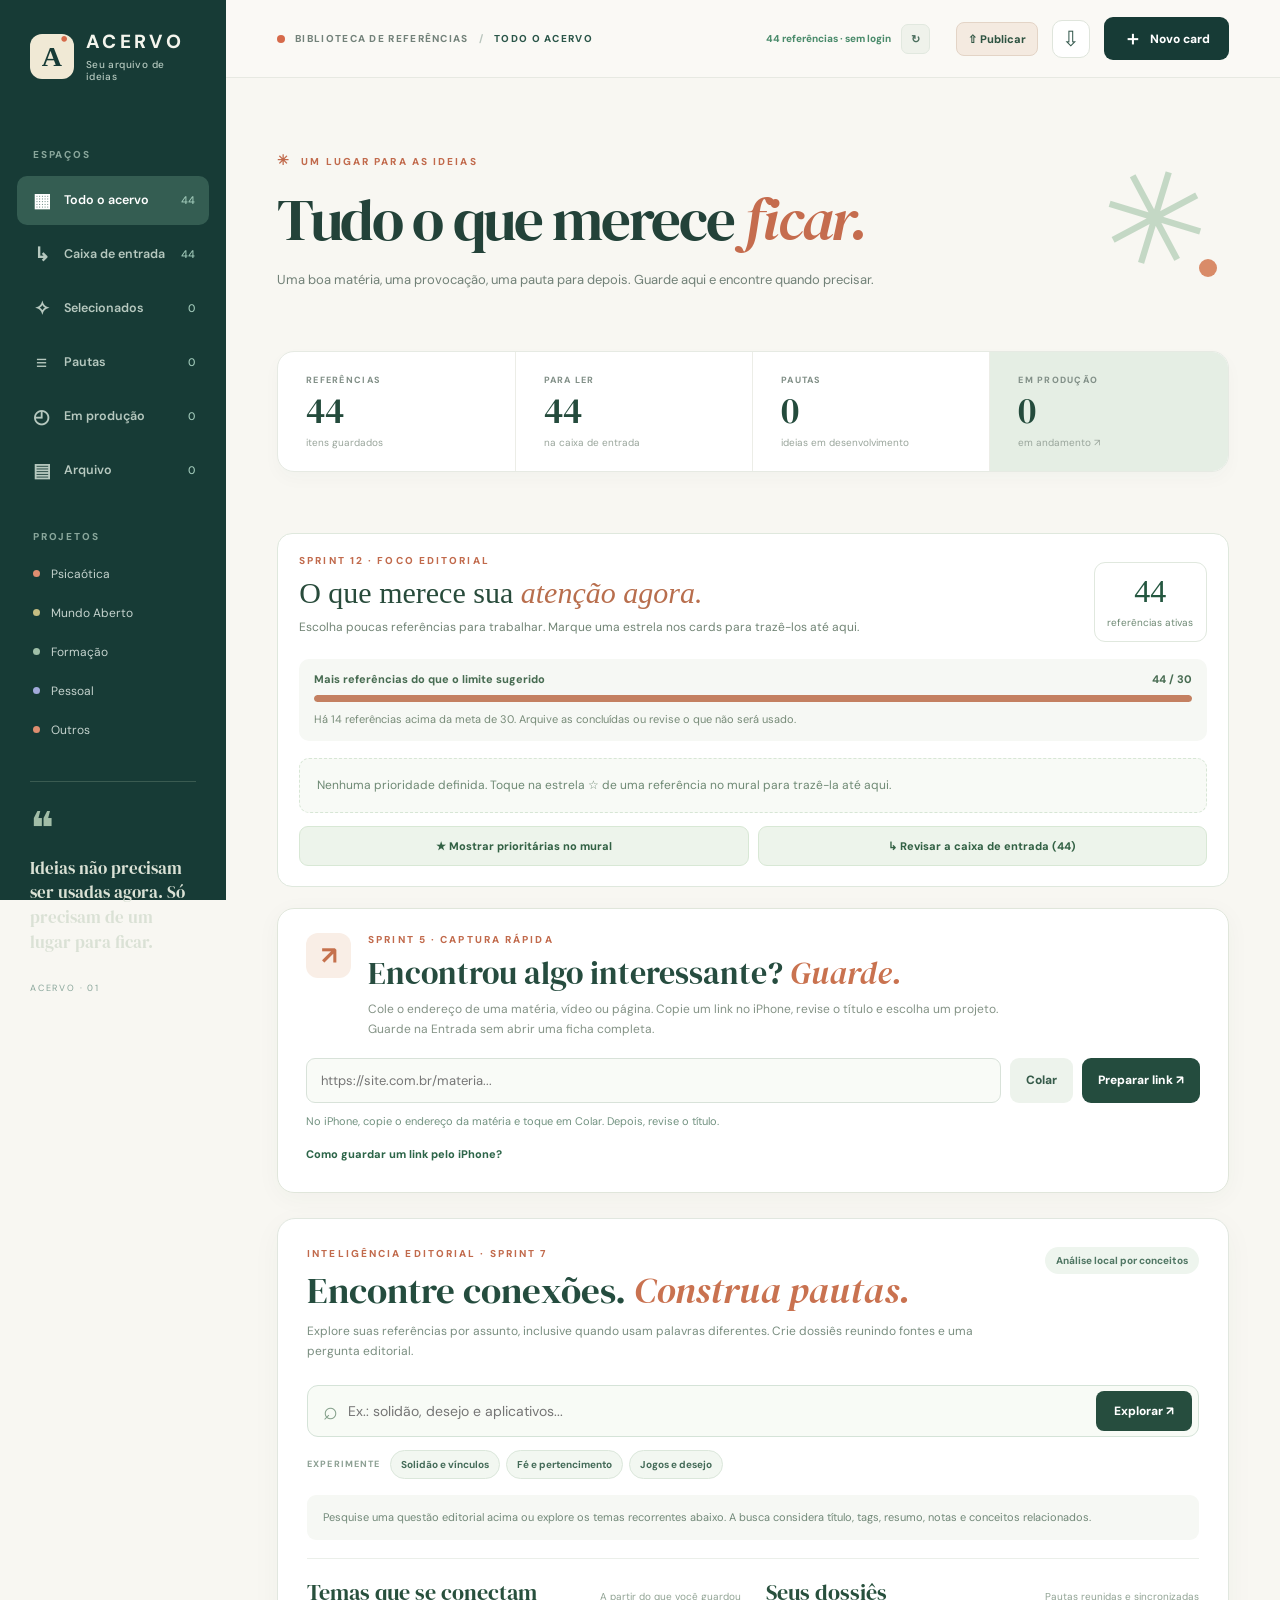
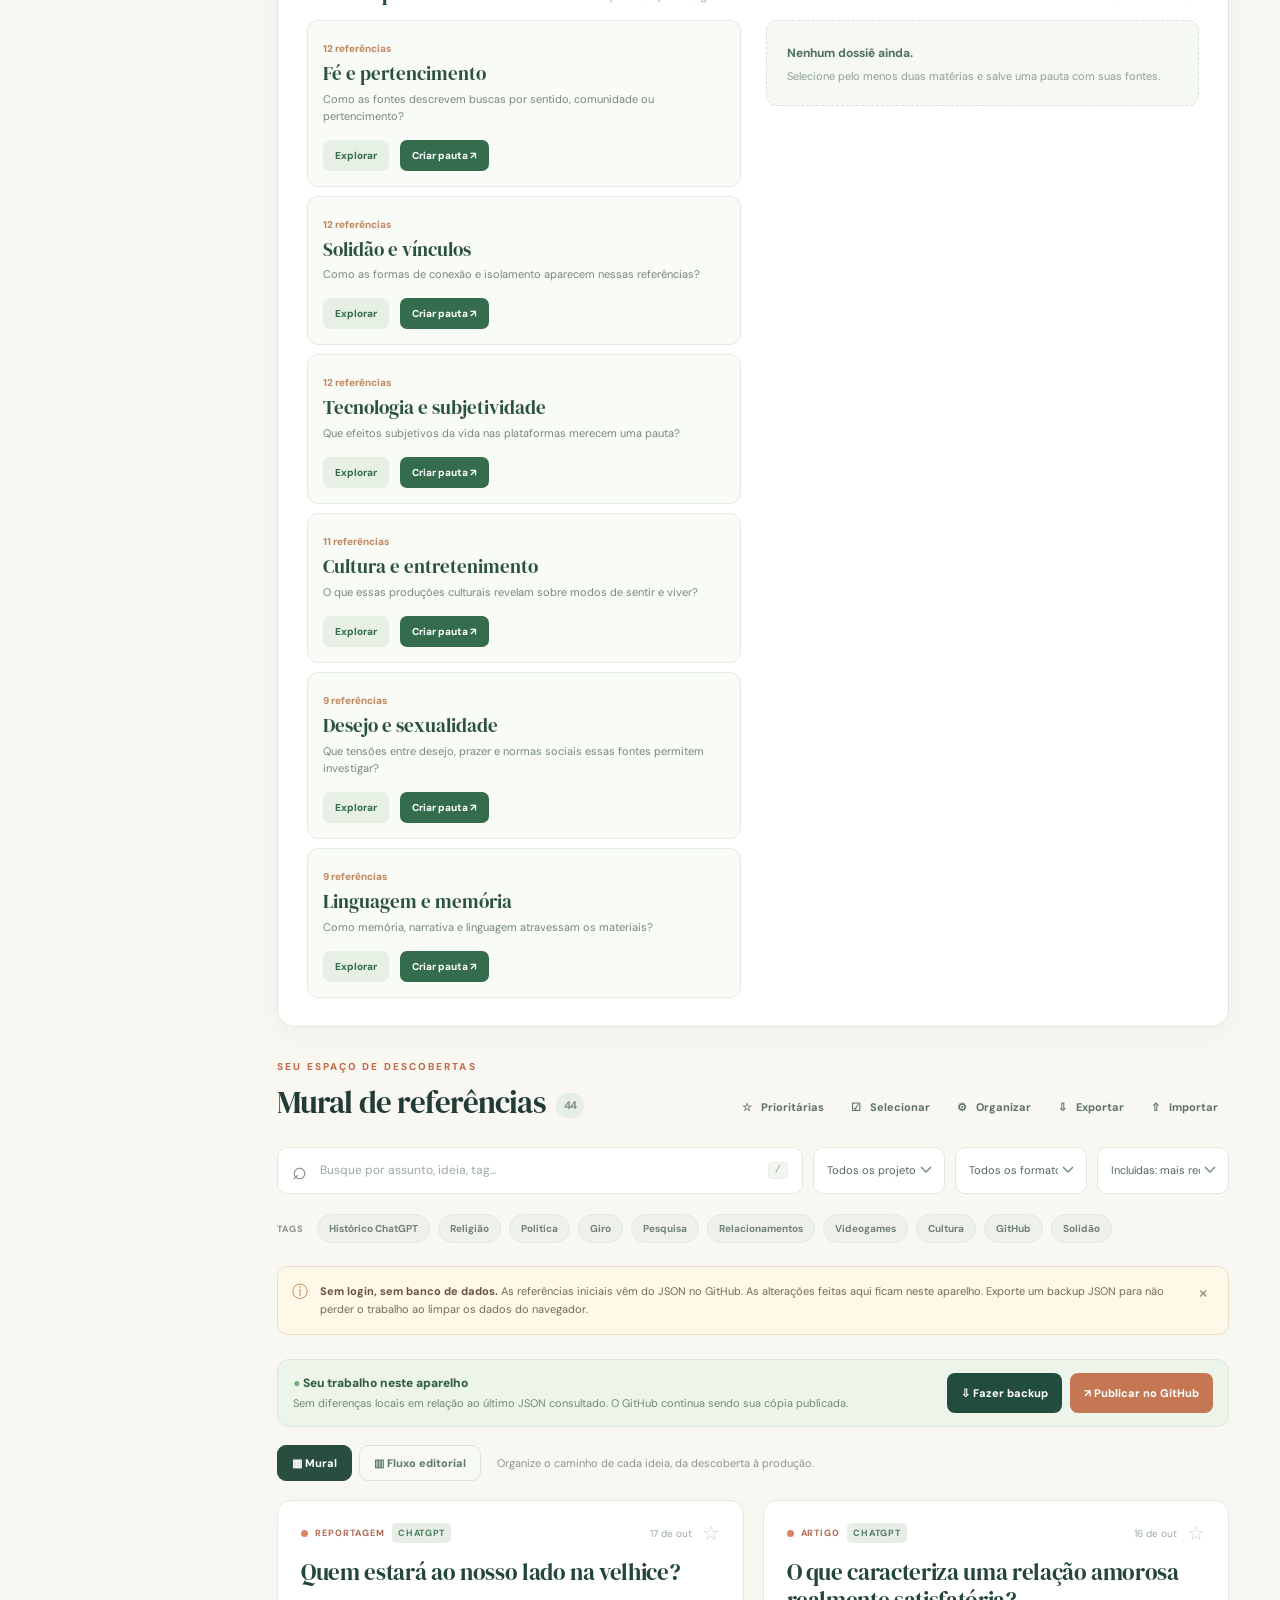
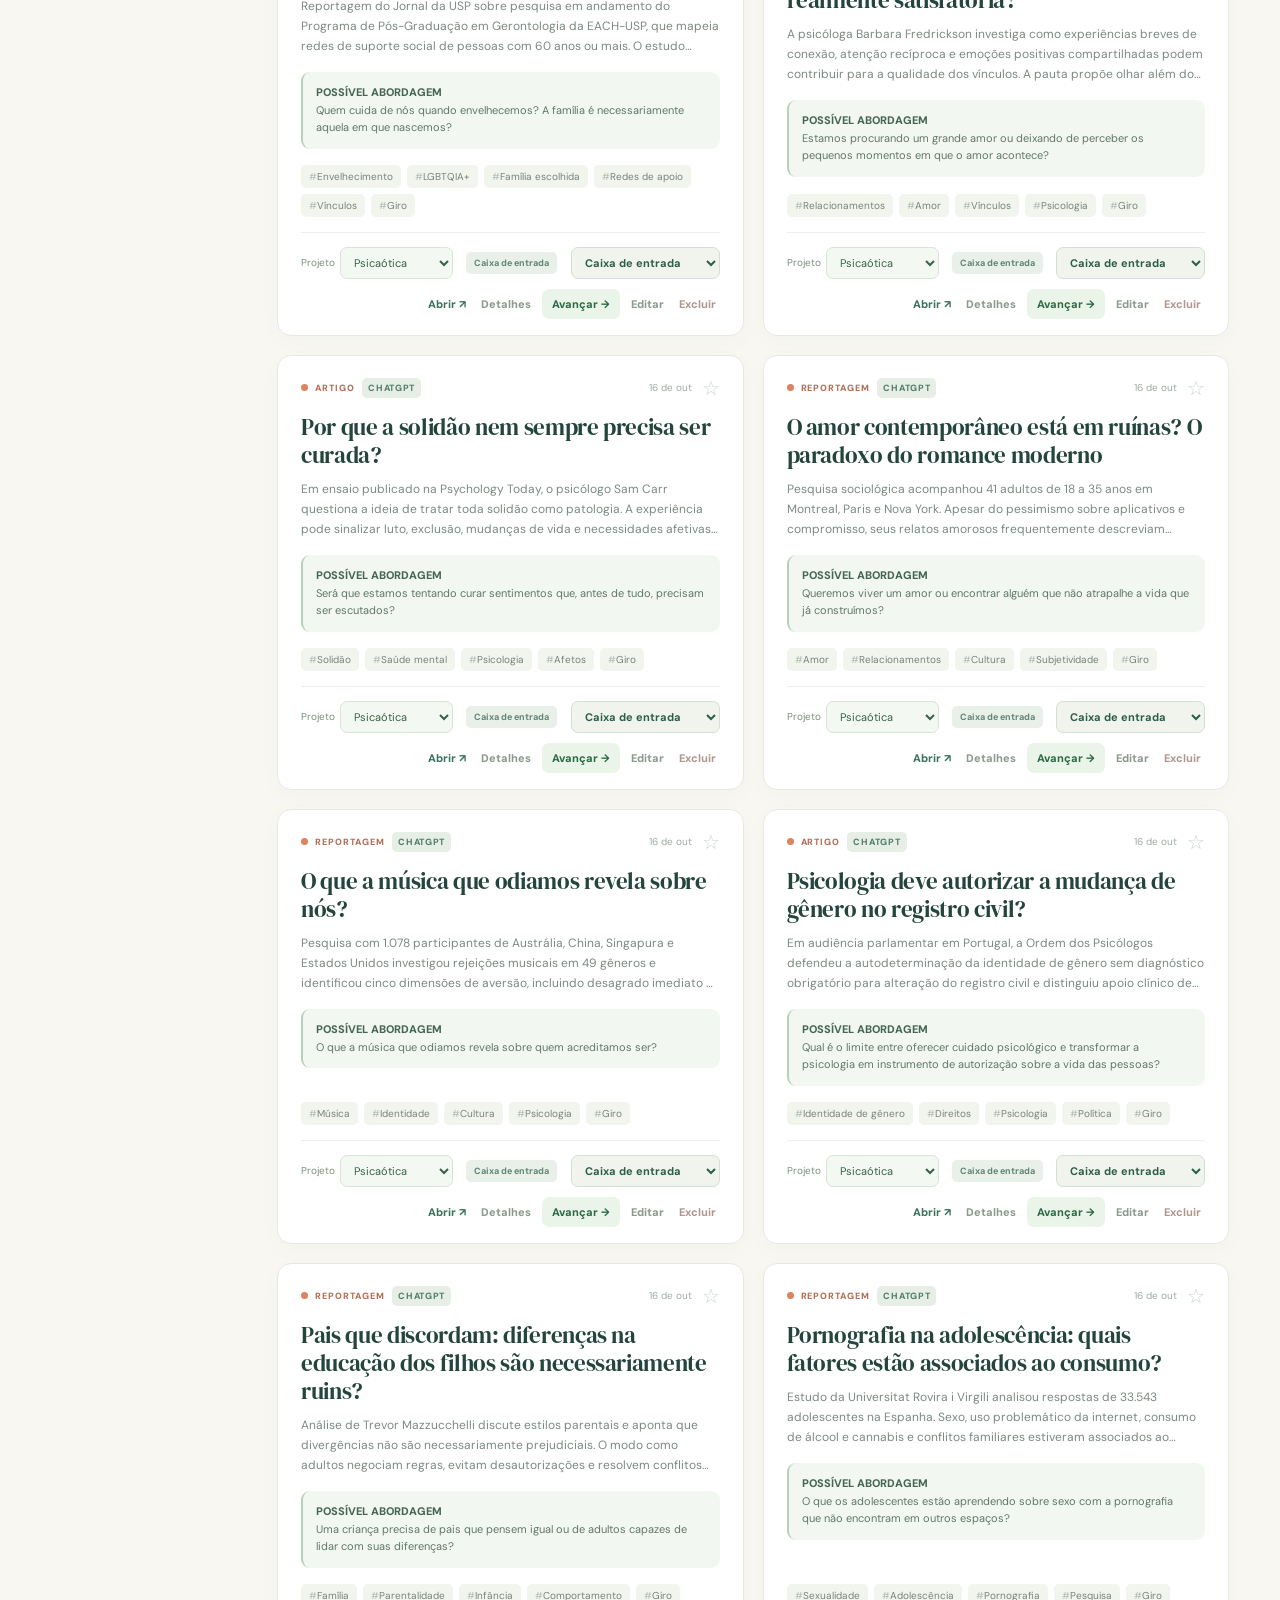
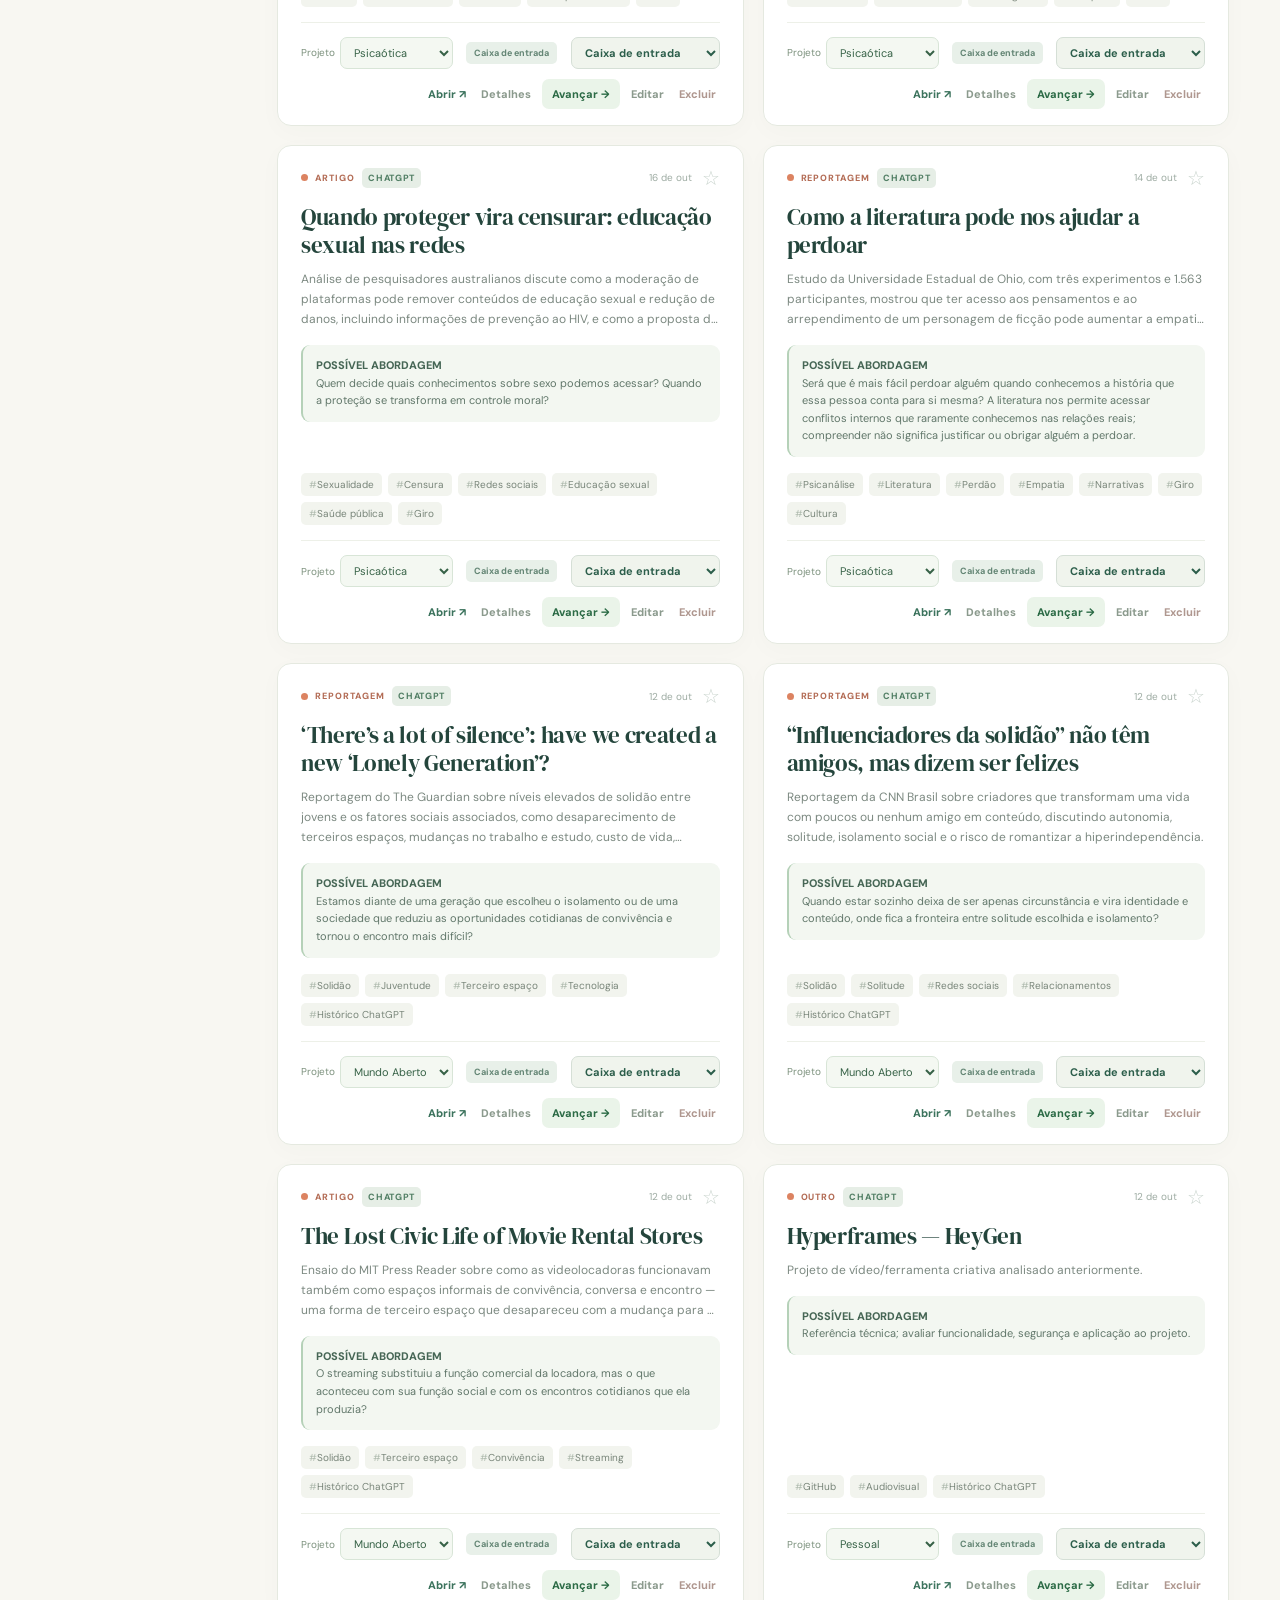
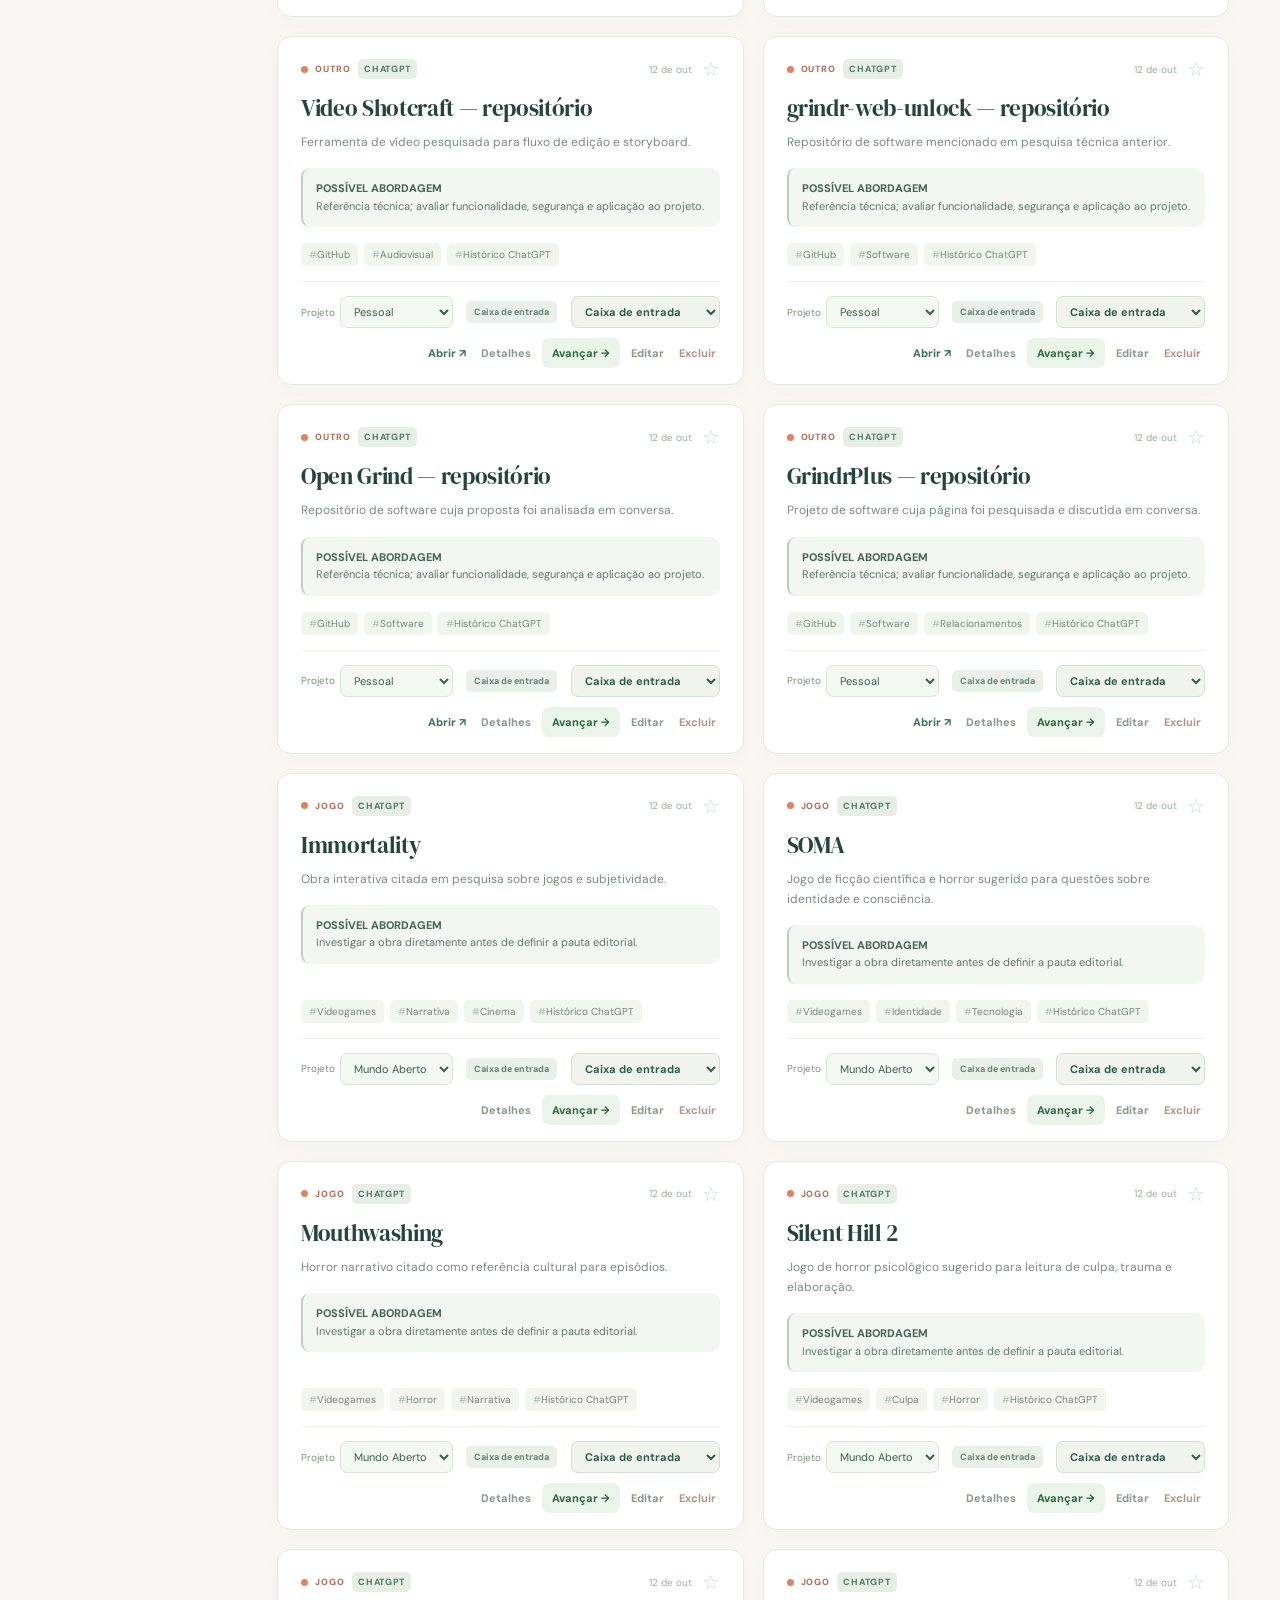
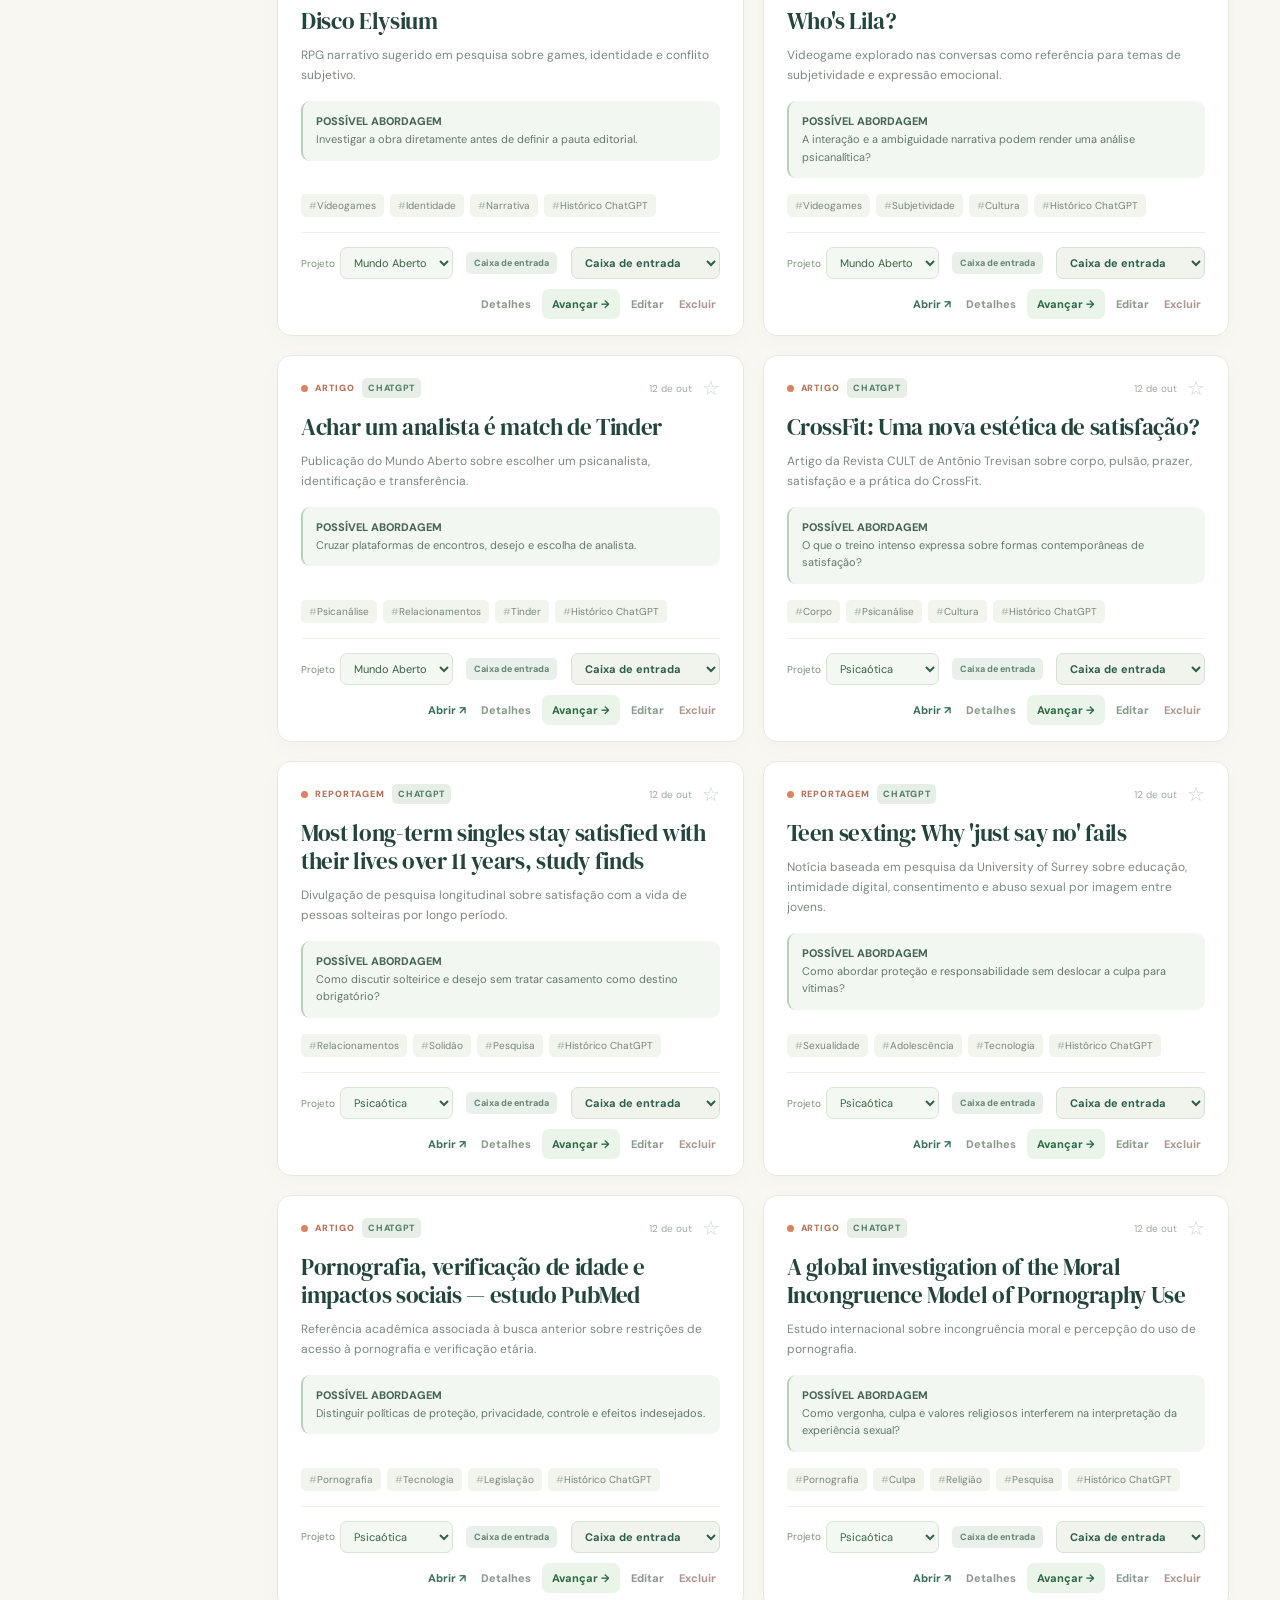
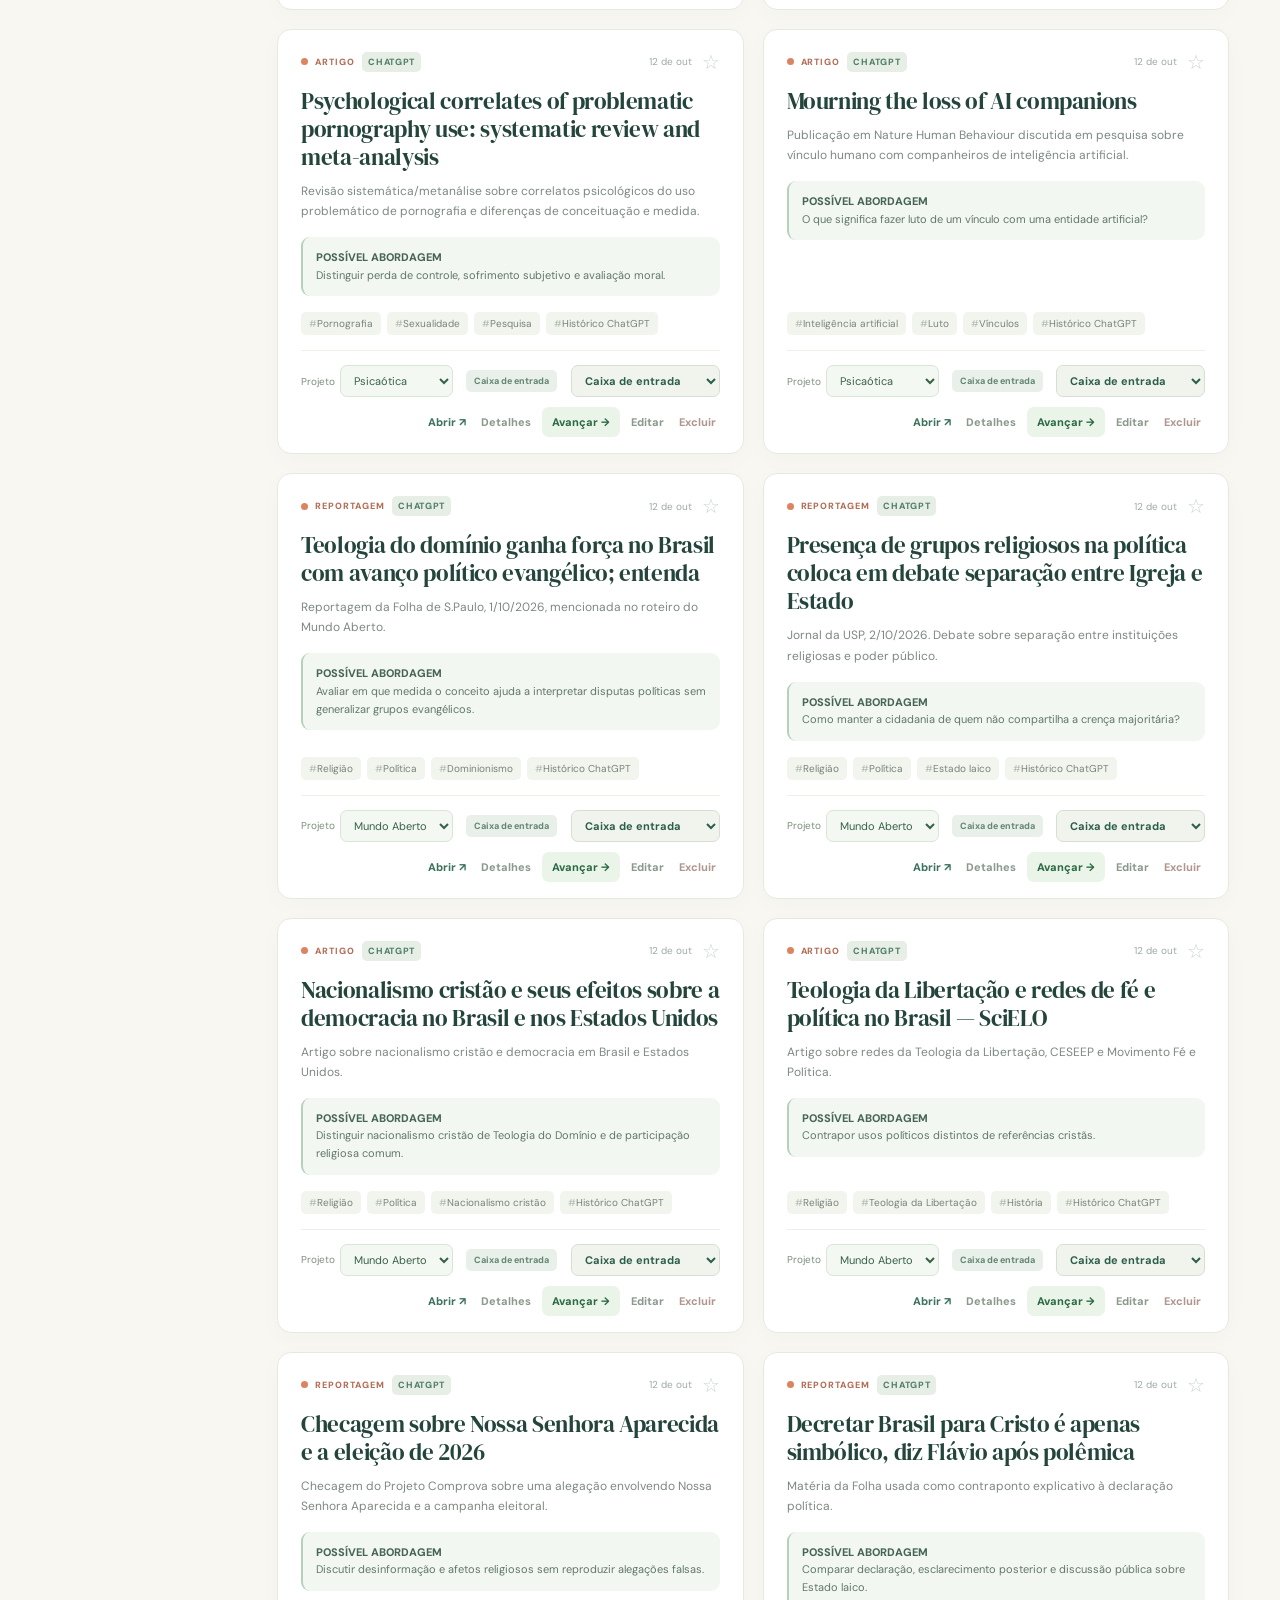
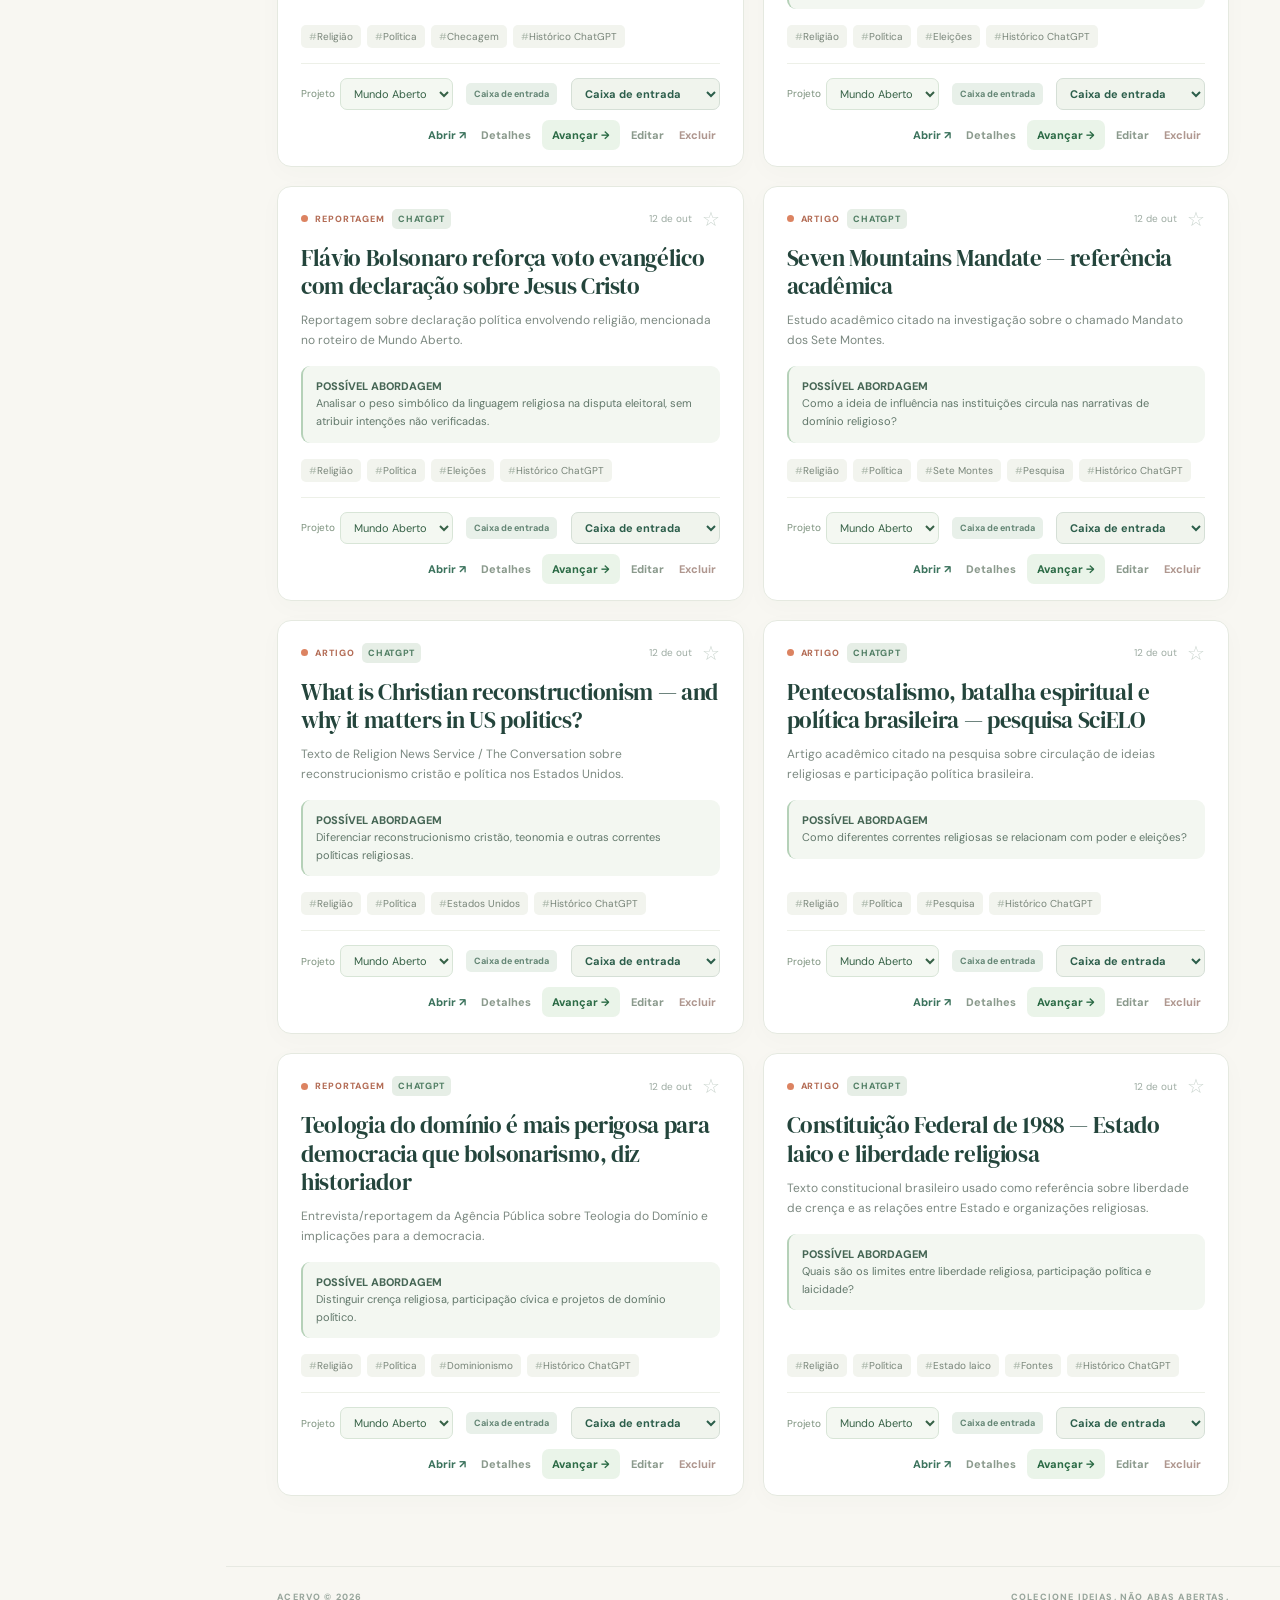
<file: index.html>
<!doctype html>
<html lang="pt-BR">
<head>
  <meta charset="utf-8">
  <meta name="viewport" content="width=device-width,initial-scale=1,viewport-fit=cover">
  <meta name="theme-color" content="#173b36">
  <meta name="color-scheme" content="light">
  <meta name="apple-mobile-web-app-capable" content="yes">
  <meta name="apple-mobile-web-app-status-bar-style" content="default">
  <meta name="apple-mobile-web-app-title" content="ACERVO">
  <meta name="mobile-web-app-capable" content="yes">
  <link rel="icon" type="image/svg+xml" href="./icons/icon.svg">
  <link rel="apple-touch-icon" sizes="180x180" href="./icons/icon-180.png">
  <meta name="description" content="ACERVO — um lugar para guardar referências, organizar ideias e acompanhar pautas.">
  <title>ACERVO — Edição direta</title>
  <style>@import url('https://fonts.googleapis.com/css2?family=DM+Sans:wght@400;500;600;700;800&family=DM+Serif+Display:ital@0;1&display=swap');
:root{--dark:#173b36;--dark-2:#234840;--ink:#233b37;--muted:#75817d;--cream:#f8f7f2;--line:#e7e9e2;--terracotta:#d66a4a;--mint:#dfece4;--white:#fff;--radius:17px}*{box-sizing:border-box}html{scroll-behavior:smooth}body{margin:0;background:var(--cream);font-family:'DM Sans',Arial,sans-serif;color:var(--ink);-webkit-font-smoothing:antialiased}button,input,select,textarea{font:inherit}button{cursor:pointer}button:focus-visible,input:focus-visible,select:focus-visible,textarea:focus-visible{outline:3px solid #f1ae7e;outline-offset:3px}a{color:inherit}.app-shell{display:flex;min-height:100vh}.sidebar{width:250px;flex:0 0 250px;background:var(--dark);color:#f4f5ed;min-height:100vh;display:flex;flex-direction:column;padding:31px 17px 24px;position:sticky;top:0;height:100vh}.brand{display:flex;align-items:center;gap:12px;margin:0 13px 65px}.brand-symbol{height:45px;width:45px;display:grid;place-items:center;background:#f0e9d5;color:var(--dark);border-radius:12px;font-family:Georgia,serif;font-size:28px;position:relative;font-weight:bold}.brand-symbol span{position:absolute;font-size:21px;right:6px;top:-7px;color:var(--terracotta)}.brand-text{font-size:19px;font-weight:800;letter-spacing:.18em;line-height:1.2}.brand-text small{font-size:10px;letter-spacing:.04em;font-weight:500;display:block;color:#b5c9bf;margin-top:5px}.sidebar-label{font-size:10px;letter-spacing:.18em;font-weight:800;color:#89a69b;padding:0 16px;margin-bottom:15px}.sidebar-section{margin-bottom:35px}.side-nav{display:grid;gap:5px}.nav-item{width:100%;border:0;color:#b6c8bf;background:transparent;display:flex;align-items:center;gap:12px;text-align:left;padding:12px 14px;border-radius:10px;font-size:12.5px;font-weight:600;transition:background .2s}.nav-item:hover{background:#295049;color:#fff}.nav-item.is-active{background:#345d52;color:#fff}.nav-item .nav-icon{font-size:19px;display:inline-grid;place-items:center;width:21px;flex-shrink:0}.nav-item b{font-weight:500;margin-left:auto;color:#9fc8b8;font-size:11px}.project-list{padding:0 12px;display:grid;gap:7px}.project-link{background:transparent;border:0;padding:8px 4px;display:flex;align-items:center;gap:11px;text-align:left;color:#c5d3ce;font-size:12px}.project-link:hover,.project-link.selected{color:#fff}.project-dot{width:7px;height:7px;border-radius:50%;background:#df8e70;flex-shrink:0}.project-link:nth-child(2) .project-dot{background:#c5bd82}.project-link:nth-child(3) .project-dot{background:#9fbfa8}.project-link:nth-child(4) .project-dot{background:#a2aada}.sidebar-bottom{margin-top:auto;margin-inline:13px;border-top:1px solid #3a5b51;padding-top:25px}.bottom-decor{font-family:Georgia,serif;font-size:45px;line-height:1;color:#a1bda7}.sidebar-bottom p{font-family:'DM Serif Display',Georgia,serif;font-size:17px;font-weight:400;line-height:1.45;max-width:195px;margin:4px 0 21px;color:#dae1d5}.sidebar-bottom>span{font-size:9px;letter-spacing:.2em;color:#89a69b}.content-shell{flex:1;min-width:0;display:flex;flex-direction:column}.topbar{height:78px;border-bottom:1px solid var(--line);display:flex;align-items:center;justify-content:space-between;padding:0 clamp(22px,4vw,67px);background:#faf9f5;gap:20px}.topbar-path{display:flex;align-items:center;gap:10px;font-size:10px;font-weight:800;letter-spacing:.13em;color:#73827a}.topbar-dot{height:8px;width:8px;display:inline-block;border-radius:50%;background:var(--terracotta)}.topbar-path .divider{color:#b9c5bd}.topbar-path #breadcrumb{color:#2b5649}.topbar-actions{display:flex;align-items:center;gap:14px}.icon-button{height:38px;width:38px;border:1px solid #dfe5dc;background:#fff;border-radius:10px;font-size:21px;color:#33584c}.button{border:0;display:inline-flex;align-items:center;justify-content:center;gap:8px;padding:11px 19px;border-radius:9px;font-size:12px;font-weight:800;min-height:43px;white-space:nowrap;transition:transform .15s,filter .15s}.button:hover{filter:brightness(1.07);transform:translateY(-1px)}.button-primary{background:var(--dark);color:#fff}.button-primary span{font-size:19px;line-height:0}.button-light{background:#f4f5f0;color:#455a51;border:1px solid #dfe4dd}.main-content{width:100%;max-width:1550px;margin:auto;padding:0 clamp(22px,4vw,67px) 70px;flex:1}.hero{display:flex;align-items:center;justify-content:space-between;padding:65px 0 52px;min-height:273px}.eyebrow,.section-overline{font-size:10px;letter-spacing:.21em;color:#c16a4c;font-weight:800}.small-spark{font-size:14px;padding-right:6px}.hero h1{font-family:'DM Serif Display',Georgia,serif;font-size:clamp(38px,4.6vw,64px);font-weight:400;letter-spacing:-.04em;line-height:1.12;margin:18px 0 15px;color:#234239}.hero h1 em{color:#c56c4e;font-weight:400}.hero p{max-width:620px;font-size:13px;line-height:1.8;color:#718077;margin:0}.hero-mark{position:relative;flex:0 0 150px;height:135px;display:grid;place-items:center}.hero-mark span{font-size:130px;line-height:1;color:#c4d8c5;font-weight:400;transform:rotate(17deg)}.hero-mark i{position:absolute;width:18px;height:18px;border-radius:50%;background:#d98b68;right:12px;bottom:12px}.metrics{display:grid;grid-template-columns:repeat(4,minmax(0,1fr));background:#fff;border:1px solid #e6eae3;border-radius:17px;overflow:hidden;box-shadow:0 7px 18px #26413807;margin-bottom:61px}.metric{min-height:119px;display:flex;flex-direction:column;justify-content:center;padding:22px 28px;border-right:1px solid #ecede7}.metric:last-child{border:0}.metric>span{font-size:9px;letter-spacing:.14em;font-weight:800;color:#829088}.metric strong{font-family:'DM Serif Display',Georgia,serif;font-size:36px;font-weight:400;color:#244b3c;line-height:1.2;margin:3px 0}.metric small{font-size:10px;color:#99a59b}.metric-accent{background:#e5eee4}.board-heading{display:flex;justify-content:space-between;align-items:flex-end;gap:20px;margin-bottom:24px}.board-heading h2{font-family:'DM Serif Display',Georgia,serif;font-weight:400;font-size:31px;letter-spacing:-.03em;margin:8px 0 0}.board-heading h2 span{display:inline-flex;align-items:center;justify-content:center;font-family:'DM Sans',sans-serif;font-size:11px;color:#7d9285;background:#e6eee5;vertical-align:middle;height:25px;min-width:25px;padding:0 8px;border-radius:12px;margin-left:4px;font-weight:700}.board-header-actions{display:flex;gap:5px}.quiet-button{display:flex;align-items:center;gap:9px;background:transparent;border:1px solid transparent;border-radius:9px;padding:8px 10px;font-size:11px;font-weight:700;color:#5e7168}.quiet-button:hover{background:#e9eee8;border-color:#dce5dd}.toolbar{display:flex;gap:10px;margin-bottom:20px}.searchbox{height:47px;flex:1;min-width:120px;display:flex;align-items:center;gap:11px;padding:0 14px;background:#fff;border:1px solid #e3e8df;border-radius:10px;color:#78877e}.searchbox:focus-within{border-color:#a0bcae}.searchbox span{font-size:25px;line-height:1}.searchbox input{width:100%;border:0;outline:0!important;background:transparent;font-size:12px;color:#284336}.searchbox input::placeholder{color:#9ca9a2}.searchbox kbd{font-size:10px;background:#f3f5f1;border:1px solid #e9ede8;color:#92a199;min-width:20px;text-align:center;padding:2px 4px;border-radius:4px}.toolbar select{width:157px;flex-shrink:0;appearance:none;border:1px solid #e3e8df;color:#54685d;border-radius:10px;font-size:11px;padding:0 28px 0 13px;background:#fff url("data:image/svg+xml,%3Csvg xmlns='http://www.w3.org/2000/svg' width='12' height='8'%3E%3Cpath d='m1 1 5 5 5-5' fill='none' stroke='%23758c81' stroke-width='1.5'/%3E%3C/svg%3E") no-repeat right 12px center}.tag-strip{display:flex;align-items:center;gap:12px;margin-bottom:22px;min-height:30px}.tag-prefix{font-size:9px;font-weight:800;letter-spacing:.12em;color:#87948b}.tag-scroll{display:flex;gap:8px;overflow-x:auto;scrollbar-width:none;align-items:center;flex:1}.tag-scroll::-webkit-scrollbar{display:none}.tag-chip{white-space:nowrap;background:#eef0ea;color:#708176;border:1px solid #e4e9e1;border-radius:100px;font-size:10px;font-weight:700;padding:7px 11px}.tag-chip:hover,.tag-chip.active{background:#27493f;color:#fff;border-color:#27493f}.clear-filters{border:none;background:transparent;color:#b45f43;font-weight:700;font-size:11px;white-space:nowrap}.notice{display:flex;align-items:flex-start;gap:12px;background:#fff8e9;border:1px solid #eadfc8;padding:15px 14px;border-radius:11px;color:#746956;font-size:11px;line-height:1.7;margin:0 0 24px}.notice strong{color:#65533d}.notice-icon{font-size:16px;line-height:1.2;color:#ba8550}.notice button{border:0;background:none;font-size:19px;color:#99886f;line-height:1;margin-left:auto}.card-grid{display:grid;grid-template-columns:repeat(3,minmax(0,1fr));align-items:stretch;gap:19px}.reference-card{background:#fff;border:1px solid #e5e9e0;border-radius:14px;padding:22px 23px 16px;display:flex;flex-direction:column;min-height:322px;position:relative;transition:box-shadow .2s,transform .2s;box-shadow:0 6px 24px #26413806}.reference-card:hover{transform:translateY(-3px);box-shadow:0 12px 30px #26413813}.card-top{display:flex;align-items:center;gap:7px;margin-bottom:15px;flex-wrap:wrap}.category-dot{height:7px;width:7px;border-radius:50%;background:#dc8361}.format-label{font-size:9px;letter-spacing:.11em;font-weight:800;color:#b36c55;text-transform:uppercase}.card-date{font-size:10px;color:#9daba2;margin-left:auto}.favorite-button{border:0;background:transparent;font-size:20px;color:#c9d4cd;padding:0 0 0 3px;line-height:1}.favorite-button.on{color:#c97750}.reference-card h3{margin:0 0 10px;font-family:'DM Serif Display',Georgia,serif;font-size:23px;line-height:1.22;letter-spacing:-.015em;font-weight:400;color:#24453c}.card-description{font-size:12px;color:#7c8981;line-height:1.67;margin:0 0 16px;display:-webkit-box;-webkit-line-clamp:3;-webkit-box-orient:vertical;overflow:hidden}.angle{font-size:11px;line-height:1.6;background:#f3f7f1;border-radius:9px;padding:12px 13px;color:#61776a;border-left:2px solid #b5d1b8;margin:0 0 16px}.angle b{font-weight:800;color:#466655}.card-tags{display:flex;flex-wrap:wrap;gap:6px;margin-top:auto;margin-bottom:15px}.card-tags span{font-size:10px;background:#f2f4ee;border-radius:5px;color:#788579;padding:5px 8px}.card-tags span::before{content:'#';color:#b4bfb3}.card-divider{height:1px;width:100%;background:#edf0e8;margin-bottom:14px}.card-footer{display:flex;justify-content:space-between;align-items:center;gap:6px}.project-name{display:flex;align-items:center;gap:6px;color:#7d8c80;font-size:10px;font-weight:700;min-width:0}.project-name i{height:7px;width:7px;background:#d9a183;border-radius:50%;flex-shrink:0}.card-actions{display:flex;align-items:center;gap:7px}.card-actions button,.card-actions a{font-size:11px;font-weight:800;background:transparent;border:none;color:#3c735d;text-decoration:none;white-space:nowrap;padding:4px}.card-actions .edit-btn{color:#8b9a8d}.card-actions .delete-btn{color:#af978f}.stage-badge{font-size:9px;color:#638574;background:#e8f0e9;padding:5px 8px;border-radius:5px;font-weight:700;white-space:nowrap;margin-left:auto}.stage-badge.producao{background:#f8e9dc;color:#b47753}.stage-badge.pauta{background:#e9edf9;color:#6b7bb0}.stage-badge.arquivo{background:#eee;color:#777}.stage-badge.selecionado{background:#fbefd8;color:#ab8247}.demo-badge{position:absolute;right:18px;top:-9px;background:#f3e9d6;border-radius:4px;font-size:8px;font-weight:800;color:#b08545;padding:4px 7px;letter-spacing:.07em}.demo-toolbar{display:flex;justify-content:space-between;gap:15px;align-items:center;margin-top:23px;padding:14px 0;color:#99a59c;font-size:11px}.demo-toolbar button{border:0;background:transparent;color:#a26345;font-weight:800;font-size:11px}.empty-state{padding:68px 20px;text-align:center;background:#fff;border:1px dashed #d8e2d7;border-radius:16px}.empty-symbol{font-size:72px;color:#b8d1bd}.empty-state h3{font-family:'DM Serif Display',Georgia,serif;font-size:30px;font-weight:400;margin:5px 0}.empty-state p{font-size:12px;color:#8c9b91;line-height:1.7;margin-bottom:20px}.footer{max-width:1550px;width:100%;margin:0 auto;padding:24px clamp(22px,4vw,67px);border-top:1px solid var(--line);display:flex;justify-content:space-between;align-items:center;color:#98a69c;font-size:9px;font-weight:800;letter-spacing:.13em}.mobile-nav,.fab{display:none}dialog{border:0;border-radius:17px;width:min(570px,calc(100vw - 28px));max-height:min(90vh,850px);padding:0;box-shadow:0 25px 90px #10251b60;background:#fff;color:var(--ink)}dialog::backdrop{background:#071e18a6;backdrop-filter:blur(5px)}dialog[open]{animation:pop .18s ease-out}@keyframes pop{from{transform:translateY(10px);opacity:.5}to{transform:translateY(0);opacity:1}}.dialog-head{padding:25px 28px 18px;border-bottom:1px solid #e7ebe4;display:flex;justify-content:space-between;align-items:start}.dialog-head h2{font-family:'DM Serif Display',Georgia,serif;font-size:28px;font-weight:400;margin:7px 0}.dialog-head p{font-size:12px;color:#859187;margin:0}.dialog-close{background:#f3f5f0;border:0;border-radius:7px;color:#64776c;font-size:23px;width:32px;height:32px}.dialog-body{padding:24px 28px;display:grid;gap:17px;max-height:56vh;overflow:auto}.field{display:flex;flex-direction:column;gap:7px;min-width:0}.field label{font-size:11px;font-weight:800;color:#4b6659}.field label span{color:#ba6e4e}.field input,.field textarea,.field select{border:1px solid #dae3d9;background:#fbfcf9;border-radius:8px;padding:11px 12px;width:100%;font-size:12px;color:#35493f;outline:none}.field textarea{resize:vertical;min-height:67px;line-height:1.5}.field input:focus,.field textarea:focus,.field select:focus{border-color:#79a08b}.field small{font-size:10px;color:#91a094}.field-grid{display:grid;grid-template-columns:1fr 1fr;gap:15px}.dialog-actions{border-top:1px solid #e6eae3;padding:17px 28px;display:flex;justify-content:flex-end;gap:9px}.toast{position:fixed;bottom:25px;right:25px;z-index:100;padding:14px 19px;border-radius:10px;background:#1e483b;color:#fff;font-size:12px;font-weight:700;box-shadow:0 14px 30px #183c3247;opacity:0;transform:translateY(18px);pointer-events:none;transition:.2s}.toast.show{opacity:1;transform:translateY(0)}
@media(max-width:1290px){.card-grid{grid-template-columns:repeat(2,minmax(0,1fr))}.toolbar select{width:132px}.sidebar{width:226px;flex-basis:226px}}@media(max-width:980px){.sidebar{width:204px;flex-basis:204px}.brand{margin-left:6px;margin-right:0}.brand-text{font-size:16px}.topbar{padding:0 25px}.main-content{padding:0 25px 50px}.metrics{margin-bottom:45px}.metric{padding:18px}.toolbar{flex-wrap:wrap}.searchbox{flex-basis:100%}.toolbar select{flex:1}.hero-mark{display:none}}@media(max-width:720px){.sidebar{display:none}.content-shell{padding-bottom:77px}.topbar{height:59px;padding:0 18px}.topbar-path{font-size:9px;white-space:nowrap;overflow:hidden;text-overflow:ellipsis}.topbar-path .divider,.topbar-path #breadcrumb{display:none}.top-add{display:none}.icon-button{height:35px;width:35px}.main-content{padding:0 18px 40px}.hero{padding:35px 0 30px;min-height:0}.hero h1{font-size:43px;margin:11px 0}.hero p{font-size:12px;line-height:1.6}.metrics{grid-template-columns:repeat(2,minmax(0,1fr));margin-bottom:38px}.metric{min-height:92px;padding:15px 18px}.metric:nth-child(2){border-right:0}.metric:nth-child(-n+2){border-bottom:1px solid #ecede7}.metric strong{font-size:30px}.board-heading{align-items:flex-end;margin-bottom:19px}.board-heading h2{font-size:29px}.board-header-actions{gap:0}.quiet-button{padding:8px 5px;font-size:16px}.quiet-button span{display:none}.toolbar{gap:8px}.searchbox{height:45px}.toolbar select{height:43px;min-width:0;width:auto;font-size:10px;padding-left:11px}.toolbar select:last-child{display:none}.tag-strip{gap:8px}.card-grid{grid-template-columns:1fr;gap:13px}.reference-card{min-height:0;padding:20px}.reference-card h3{font-size:25px}.card-description{font-size:12px}.notice{font-size:10px}.demo-toolbar{font-size:10px;align-items:flex-start}.mobile-nav{display:flex;position:fixed;bottom:0;left:0;right:0;height:calc(65px + env(safe-area-inset-bottom));padding-bottom:env(safe-area-inset-bottom);border-top:1px solid #dae2d7;background:#fff;z-index:20;box-shadow:0 -6px 25px #26413811;align-items:stretch;justify-content:space-around}.mobile-item{display:flex;flex-direction:column;justify-content:center;align-items:center;flex:1;border:0;background:transparent;gap:2px;color:#8b9e92}.mobile-item span{font-size:23px;line-height:1}.mobile-item small{font-size:9px;font-weight:800}.mobile-item.is-active{color:#255d48}.fab{display:grid;place-items:center;position:fixed;right:20px;bottom:calc(77px + env(safe-area-inset-bottom));height:54px;width:54px;z-index:22;background:var(--dark);color:#fff;border:3px solid #fff;border-radius:50%;box-shadow:0 6px 20px #1d4d3b40;font-size:27px}.footer{padding:20px 18px;font-size:8px}.footer span:last-child{display:none}.toast{bottom:calc(139px + env(safe-area-inset-bottom));right:14px;left:14px;text-align:center}.dialog-body{padding:17px 19px;max-height:60vh}.dialog-head{padding:22px 19px 17px}.dialog-actions{padding:14px 19px}.field-grid{gap:9px}.dialog-head h2{font-size:25px}}
@media(max-width:360px){.hero h1{font-size:37px}.board-heading h2{font-size:25px}.toolbar select{font-size:9px}}
@media(prefers-reduced-motion:reduce){*,*:before,*:after{animation:none!important;transition:none!important;scroll-behavior:auto!important}}
[hidden]{display:none!important}

/* Sprint 2 — conta, autenticação e sincronização */
.cloud-controls{display:flex;align-items:center;gap:10px;margin-right:12px;min-width:0}
.sync-status{font-size:10px;color:#4a8b6b;font-weight:800;white-space:nowrap}
.user-email{font-size:10px;color:#85978b;max-width:165px;overflow:hidden;text-overflow:ellipsis;white-space:nowrap}
.cloud-action{padding:7px 9px;background:#eff2eb;border:1px solid #e1e8df;border-radius:7px;color:#4b6e5d;font-size:11px;font-weight:800}
.cloud-action:hover{background:#dfeae0}
.auth-gate{position:fixed;inset:0;z-index:1000;background:linear-gradient(140deg,#e9efe7,#f8f7f2 55%,#e7e8de);display:grid;place-items:center;padding:22px;overflow:auto}
.auth-gate[hidden]{display:none!important}
.auth-panel{width:min(100%,430px);background:#fff;border:1px solid #e5e9e0;border-radius:19px;box-shadow:0 20px 80px #1a46361e;padding:clamp(25px,5vw,43px)}
.auth-brand{font-family:Georgia,serif;font-size:35px;letter-spacing:-.1em;color:#173b36;line-height:1;margin:0 0 29px}
.auth-brand span{color:#d66a4a}.auth-brand small{font-family:'DM Sans',Arial,sans-serif;font-weight:800;font-size:12px;letter-spacing:.2em;vertical-align:middle;margin-left:12px}
.auth-overline{font-size:10px;letter-spacing:.16em;color:#c37556;font-weight:800}
.auth-panel h1{font-family:'DM Serif Display',Georgia,serif;font-size:clamp(34px,5vw,46px);font-weight:400;line-height:1.07;margin:13px 0 17px;color:#21453a}
.auth-panel h1 em{color:#c86e4d}
.auth-panel p{font-size:13px;line-height:1.7;color:#788b7e;margin-bottom:28px}
.auth-panel form{display:flex;flex-direction:column;gap:8px}
.auth-panel label{font-size:11px;color:#446251;font-weight:800;margin-top:7px}
.auth-panel input{width:100%;padding:13px 14px;border-radius:9px;background:#f9fbf8;border:1px solid #dbe6dc;color:#254739;font-size:14px;outline:none}
.auth-panel input:focus{border-color:#6e9a80;box-shadow:0 0 0 3px #b9d1c544}
.auth-submit{border:0;border-radius:9px;background:#173b36;color:#fff;font-size:13px;font-weight:800;padding:14px;margin-top:10px}
.auth-submit:disabled{opacity:.6;cursor:wait}
.auth-error{color:#a85943;min-height:18px;font-size:12px;line-height:1.5;margin-top:6px}
.auth-bottom{display:flex;gap:12px;justify-content:center;align-items:center;margin:22px 0}
.auth-bottom button{border:0;background:transparent;color:#466a57;font-weight:800;font-size:11px}
.auth-bottom span{color:#ccd5cc}
.auth-foot{display:block;text-align:center;font-size:10px;color:#97a59b;line-height:1.6}
@media(max-width:980px){.user-email{display:none}.cloud-controls{gap:6px;margin-right:4px}}
@media(max-width:720px){.topbar-path{font-size:0}.topbar-path::before{content:'ACERVO';font-size:10px;letter-spacing:.1em;font-weight:800}.topbar-actions{gap:6px}.cloud-controls{margin-right:0}.sync-status{font-size:9px}.cloud-action{font-size:10px;padding:7px}.auth-panel{padding:30px 24px}}


/* SPRINT 3 — organização editorial */
[hidden]{display:none!important}
.sr-only{position:absolute!important;clip:rect(0,0,0,0);width:1px;height:1px;overflow:hidden;white-space:nowrap}
.view-switch{display:flex;align-items:center;gap:7px;flex-wrap:wrap;margin:0 0 19px}
.view-switch .view-toggle{border:1px solid #dae3da;padding:10px 14px;border-radius:9px;background:#f7f9f5;color:#61796a;font-size:11px;font-weight:800;white-space:nowrap}
.view-switch .view-toggle.is-active{background:#294e40;color:#fff;border-color:#294e40}
.view-switch>span{font-size:11px;color:#8a968d;margin-left:9px}
.quick-stage{display:inline-flex;max-width:100%;align-items:center;position:relative}
.quick-stage select,.detail-stage select{font-size:11px;max-width:185px;background:#f0f4ed;border:1px solid #d5dfd6;border-radius:7px;color:#2c5e4b;padding:7px 22px 7px 9px;font-weight:700;cursor:pointer}
.reference-card .card-footer{flex-wrap:wrap;gap:8px}
.reference-card .card-footer>.quick-stage{margin-left:auto}
.pipeline-board{display:grid;grid-template-columns:repeat(5,minmax(215px,1fr));gap:12px;align-items:start;overflow-x:auto;padding:2px 2px 22px;scrollbar-color:#b6c4b8 transparent}
.pipeline-column{background:#eaf0e9;border-radius:13px;border:1px solid #dce6db;min-height:300px;overflow:hidden;transition:border .16s,background .16s}
.pipeline-column.drop-target{border:2px dashed #d66a4a;background:#f4e8dc}
.pipeline-column-head{height:60px;padding:16px 14px 12px;display:flex;justify-content:space-between;align-items:center;border-bottom:1px solid #dce6dc}
.pipeline-column-head h3{font-family:'DM Sans',Arial,sans-serif;margin:0;font-weight:800;font-size:12px;color:#294e42}
.pipeline-column-head span{border-radius:20px;background:#d7e4d7;color:#365e4a;padding:3px 8px;font-size:11px;font-weight:800}
.pipeline-column-body{padding:11px;display:grid;gap:10px}
.pipeline-card{background:#fff;border-radius:10px;border:1px solid #e1e8dd;box-shadow:0 2px 11px #24452a08;padding:14px;cursor:grab}
.pipeline-card:active{cursor:grabbing}
.pipeline-type{font-size:9px;font-weight:800;color:#c47857;letter-spacing:.09em;text-transform:uppercase}
.pipeline-card h3{font-family:'DM Serif Display',Georgia,serif;font-size:17px;font-weight:400;line-height:1.24;color:#253f35;margin:8px 0}
.pipeline-card p{color:#75847a;font-size:11px;line-height:1.55;margin:0 0 14px;display:-webkit-box;-webkit-line-clamp:3;-webkit-box-orient:vertical;overflow:hidden}
.pipeline-card-meta{display:flex;align-items:center;justify-content:space-between;padding-top:10px;border-top:1px solid #edf0ea;font-size:10px;color:#60786a}
.mini-star{color:#d58f45}
.pipeline-actions{display:flex;gap:7px;align-items:center;flex-wrap:wrap;margin-top:11px}
.pipeline-actions .quick-stage{flex:1}
.pipeline-actions .quick-stage select{width:100%;max-width:100%;font-size:10px}
.pipeline-detail-btn{background:transparent;border:0;padding:7px 0;color:#28614c;font-size:10px;font-weight:800;white-space:nowrap}
.pipeline-empty{margin:6px;color:#8b9c91;font-size:11px;line-height:1.5}
.editorial-dialog{border:1px solid #e1e8df;border-radius:19px;padding:0;width:min(95vw,650px);max-height:min(88dvh,900px);background:#fff;box-shadow:0 25px 90px #1a3b3538;overflow:auto;color:#263f35}
.editorial-dialog::backdrop{background:#102f2cc4;backdrop-filter:blur(4px)}
.editorial-dialog-head{padding:23px 27px 15px;display:flex;align-items:flex-start;justify-content:space-between;gap:15px}
.editorial-dialog-head h2{font-family:'DM Serif Display',Georgia,serif;font-size:29px;font-weight:400;margin:8px 0 0}
.editorial-close{height:35px;width:35px;display:grid;place-items:center;flex:none;border:1px solid #e0e7df;border-radius:9px;background:#f5f7f4;font-size:23px;color:#466357}
.editorial-dialog-actions{display:flex;justify-content:flex-end;gap:10px;padding:17px 27px 24px;border-top:1px solid #e8eee8}
#detailsContent{padding:7px 27px 22px}
.detail-meta{display:flex;gap:7px;flex-wrap:wrap}
.detail-meta span{background:#e8efe8;border-radius:50px;padding:6px 11px;font-size:10px;font-weight:800;color:#466756}
#detailTitle{font-family:'DM Serif Display',Georgia,serif;font-size:clamp(29px,4vw,39px);font-weight:400;line-height:1.13;margin:17px 0 9px;overflow-wrap:anywhere;color:#24463b}
.detail-dates{font-size:11px;color:#8b988e}
.detail-stage{display:flex;align-items:center;gap:12px;margin:21px 0;padding:14px;background:#f2f5ef;border-radius:11px}
.detail-stage label{font-size:11px;font-weight:800;color:#597266}
.detail-stage select{max-width:none;margin-left:auto}
.detail-block{margin:19px 0}
.detail-block h3{font-size:10px;text-transform:uppercase;letter-spacing:.12em;color:#ba785b;font-weight:800;margin:0 0 9px}
.detail-block p{margin:0;color:#3e5a4c;white-space:pre-wrap;overflow-wrap:anywhere;line-height:1.72;font-size:13px}
.detail-tags{display:flex;gap:7px;flex-wrap:wrap}
.detail-tags span{font-size:10px;border:1px solid #dce7dc;border-radius:30px;padding:5px 10px;color:#587363}
.detail-source{display:inline-flex;margin-top:12px;padding:12px 17px;background:#244d3e;color:#fff;border-radius:9px;text-decoration:none;font-weight:800;font-size:12px;overflow-wrap:anywhere}
.detail-no-link{font-size:11px;color:#8a988c;margin-top:14px}
.organize-tabs{margin:0 27px 12px;display:flex;gap:5px;border-bottom:1px solid #e4ebe3}
.organize-tabs button{padding:11px 17px;background:transparent;border:0;border-bottom:2px solid transparent;color:#71887a;font-weight:800;font-size:12px}
.organize-tabs button.is-active{border-bottom-color:#c67151;color:#2a5142}
.manage-intro{font-size:12px;line-height:1.6;color:#809084;margin:0 0 14px}
#projectsPanel,#tagsPanel{padding:13px 27px 26px;min-height:240px}
.manage-add{display:flex;gap:9px;margin-bottom:18px}
.manage-add input{flex:1;min-width:0;border:1px solid #dce7dd;background:#f8faf7;border-radius:9px;padding:11px 13px;font-size:12px}
.manage-add .button{min-width:88px}
.manage-list{display:grid;gap:7px;max-height:38dvh;overflow-y:auto}
.manage-row{border:1px solid #e4eae3;border-radius:10px;padding:12px 14px;display:flex;align-items:center;gap:10px;justify-content:space-between}
.manage-name{display:flex;align-items:center;gap:9px;flex-wrap:wrap;min-width:0;color:#365344;font-size:12px;font-weight:800;overflow-wrap:anywhere}
.manage-name small{font-size:10px;color:#8a9b8f;font-weight:500}
.manage-dot{background:#d28f70;height:8px;width:8px;border-radius:50%;flex:none}
.manage-tag{color:#bd775a;font-size:15px}
.manage-actions{display:flex;align-items:center;gap:8px;flex:none}
.manage-actions button{font-size:10px;color:#3e705a;background:#eff4ee;border:0;border-radius:6px;padding:7px 9px;font-weight:800}
.manage-actions button.danger-action{background:#f9efea;color:#af654d}
.manage-blank{color:#8b998c;font-size:12px;padding:25px;text-align:center}
@media(max-width:1210px){.pipeline-board{grid-template-columns:repeat(5,minmax(238px,238px));scroll-snap-type:x proximity}.pipeline-column{scroll-snap-align:start}}
@media(max-width:720px){
 .view-switch{gap:6px}.view-switch>span{width:100%;margin:4px 0 0;font-size:10px}
 .view-switch .view-toggle{padding:11px 13px}
 .pipeline-board{grid-template-columns:repeat(5,minmax(82vw,82vw));gap:12px;margin-right:-22px;padding-right:22px;scroll-snap-type:x mandatory}
 .pipeline-column{scroll-snap-align:start;min-height:260px}
 .editorial-dialog{width:calc(100vw - 20px);max-height:90dvh;border-radius:16px}
 .editorial-dialog-head{padding:19px 18px 12px}
 .editorial-dialog-actions{padding:15px 18px 18px;flex-wrap:wrap}
 #detailsContent{padding:7px 18px 20px}
 .organize-tabs{margin:0 18px 10px}
 #projectsPanel,#tagsPanel{padding:12px 18px 21px}
 .manage-row{align-items:flex-start;flex-direction:column}
 .manage-actions{align-self:flex-end}
 .manage-name{width:100%}
 .detail-stage{align-items:flex-start;flex-direction:column;gap:9px}
 .detail-stage select{margin-left:0;width:100%}
}


/* Sprint 4 — biblioteca de captura pelo ChatGPT */
.chatgpt-integration{display:flex;align-items:center;justify-content:space-between;gap:28px;margin:0 0 30px;background:#173b36;color:#f1f4ee;padding:25px 28px;border-radius:17px;box-shadow:0 15px 30px #233f3010}
.chatgpt-intro{display:flex;align-items:flex-start;gap:17px;min-width:0;flex:1}
.chatgpt-symbol{flex:none;display:grid;place-items:center;width:44px;height:44px;border-radius:13px;background:#2e594b;color:#e4b89b;font-size:29px}
.chatgpt-intro .section-overline{color:#b4cdbe}
.chatgpt-intro h2{font-family:'DM Serif Display',Georgia,serif;font-size:clamp(22px,2.8vw,29px);font-weight:400;margin:8px 0 8px;line-height:1.2;color:#f0f5ed}
.chatgpt-intro h2 em{color:#dfb299}
.chatgpt-intro p{max-width:610px;font-size:12px;color:#d0dfd6;line-height:1.75;margin:0 0 12px}
.chatgpt-example{display:inline-block;border:1px solid #517367;border-radius:9px;background:#224c3f;padding:9px 12px;margin:0 0 12px;font-size:11px;color:#edf5eb;font-weight:700}
.chatgpt-intro small{display:block;max-width:620px;font-size:10px;line-height:1.6;color:#9db8ab}
.chatgpt-connect{display:flex;flex-direction:column;align-items:flex-end;gap:12px;min-width:196px}
.chatgpt-status{display:inline-flex;font-size:10px;font-weight:800;color:#d6baa1;text-align:right;line-height:1.4}
.chatgpt-status.is-enabled{color:#b4edb8}
.chatgpt-connect-btn{background:#f2ede1;border:none;color:#274339;border-radius:9px;padding:13px 18px;min-height:43px;font-size:11px;font-weight:800;white-space:nowrap}
.chatgpt-connect-btn.is-enabled{background:#30574a;color:#e2f2e5;border:1px solid #638877}
.chatgpt-connect-btn:disabled{opacity:.65;cursor:wait}
.chat-origin{font-size:9px;font-weight:800;color:#527f65;letter-spacing:.08em;padding:4px 6px;background:#e6eee6;border-radius:5px;white-space:nowrap}
.detail-meta .detail-chat-origin{background:#e4f0e8;color:#3d7554}
@media (max-width:980px){.chatgpt-integration{align-items:stretch;flex-direction:column;gap:16px}.chatgpt-connect{align-items:flex-start}.chatgpt-status{text-align:left}}
@media (max-width:720px){.chatgpt-integration{padding:20px 17px;margin:0 0 25px;gap:15px;border-radius:13px}.chatgpt-intro{gap:12px}.chatgpt-symbol{width:37px;height:37px;font-size:23px}.chatgpt-intro h2{font-size:25px}.chatgpt-intro p{font-size:12px}.chatgpt-example{font-size:11px;line-height:1.5}.chatgpt-connect{width:100%;gap:9px}.chatgpt-connect-btn{width:100%}}


/* Sprint 5 — captura rápida e revisão antes de salvar */
.quick-capture{position:relative;margin:0 0 25px;padding:24px 28px 23px;background:#fff;border:1px solid #e0e6db;border-radius:17px;box-shadow:0 5px 25px #2947320a}
.quick-capture-head{display:flex;align-items:flex-start;gap:17px;margin-bottom:18px}
.quick-capture-symbol{flex:none;display:grid;place-items:center;width:45px;height:45px;border-radius:12px;background:#f9eee6;color:#c5714d;font-weight:800;font-size:25px}
.quick-capture-head h2{font-family:'DM Serif Display',Georgia,serif;font-size:clamp(23px,3vw,32px);font-weight:400;color:#264c3f;line-height:1.19;margin:8px 0}
.quick-capture-head h2 em{color:#c9724f}
.quick-capture-head p{font-size:12px;color:#849386;line-height:1.65;max-width:640px;margin:0}
.quick-capture-form{display:flex;gap:9px;align-items:stretch;max-width:100%}
.quick-capture-form input{min-width:0;flex:1;border:1px solid #d8e2d9;border-radius:9px;background:#f9fbf7;color:#304e43;padding:12px 14px;font-size:13px}
.quick-capture-form input:focus{outline:2px solid #bcd5c4;outline-offset:1px}
.quick-capture-form button{border:0;border-radius:9px;padding:12px 16px;font-size:12px;font-weight:800;white-space:nowrap;min-height:45px}
.quick-paste{color:#365b4a;background:#edf3ec}
.quick-fetch{color:#fff;background:#244c3e}
.quick-capture-form button:disabled{opacity:.58;cursor:wait}
.quick-capture-status{margin:10px 0 0;min-height:15px;color:#729280;font-size:11px;line-height:1.5}
.quick-capture-status.capture-error{color:#a55f43}
.quick-capture-result{margin-top:17px;background:#f1f6ef;border:1px solid #dceadd;border-radius:12px;padding:17px 19px;display:flex;align-items:center;justify-content:space-between;gap:20px}
.quick-site{font-weight:800;font-size:10px;letter-spacing:.06em;text-transform:uppercase;color:#b97856}
.quick-capture-result h3{font-family:'DM Serif Display',Georgia,serif;color:#2a5040;font-weight:400;line-height:1.23;margin:8px 0;font-size:clamp(19px,2.3vw,25px);overflow-wrap:anywhere}
.quick-capture-result p{color:#607a68;font-size:12px;line-height:1.55;max-height:65px;overflow:hidden;max-width:650px;margin:0 0 8px}
.quick-capture-result small{color:#8b9b8e;line-height:1.5;font-size:10px;display:block;max-width:620px}
.quick-capture-result .button{flex:none}
@media(max-width:840px){.quick-capture-result{align-items:flex-start;flex-direction:column}.quick-capture-result .button{align-self:flex-end}}
@media(max-width:720px){
 .quick-capture{padding:20px 16px;margin-bottom:22px;border-radius:13px}
 .quick-capture-head{gap:10px;margin-bottom:15px}
 .quick-capture-symbol{width:36px;height:36px;font-size:22px;border-radius:10px}
 .quick-capture-head h2{font-size:25px}
 .quick-capture-head p{font-size:11px}
 .quick-capture-form{display:grid;grid-template-columns:1fr auto;gap:8px}
 .quick-capture-form input{grid-column:1 / -1;width:100%;font-size:16px;padding:13px 12px}
 .quick-capture-form button{font-size:12px}
 .quick-fetch{grid-column:1 / 2;grid-row:2}
 .quick-paste{grid-column:2 / 3;grid-row:2}
 .quick-capture-result{padding:15px;gap:12px}
 .quick-capture-result .button{align-self:stretch}
}


/* Sprint 6 — app instalável no iPhone */
.pwa-offline-banner{position:sticky;top:0;z-index:70;padding:12px 18px;background:#f5e9df;border-bottom:1px solid #e4cdbb;color:#81583a;text-align:center;font-size:12px;font-weight:700;line-height:1.5}
.pwa-install-banner{display:flex;align-items:center;gap:15px;margin:-12px 0 28px;border-radius:14px;padding:15px 16px;background:#e9f1e8;border:1px solid #d9e6d9;position:relative}
.pwa-install-banner>img{height:53px;width:53px;flex-shrink:0;border-radius:12px;box-shadow:0 3px 12px #13392b21}
.pwa-install-copy{flex:1;min-width:0}
.pwa-install-copy strong{font-size:13px;color:#254e3e;font-weight:800;display:block}
.pwa-install-copy p{margin:5px 0 0;color:#607c69;font-size:11px;line-height:1.5}
.pwa-install-action{border:0;border-radius:9px;background:#254c3e;color:#fff;min-height:42px;padding:10px 13px;font-size:11px;font-weight:800;white-space:nowrap}
.pwa-dismiss{align-self:flex-start;border:0;background:transparent;font-size:22px;line-height:1;color:#799284;min-height:27px;min-width:27px}
.pwa-footer-link{border:0;background:transparent;color:#537763;font-size:11px;font-weight:800;white-space:nowrap;padding:8px}
.pwa-install-dialog{padding:25px;width:min(440px,calc(100vw - 30px));border:0;border-radius:18px;box-shadow:0 25px 80px #142f3065;color:#254738}
.pwa-dialog-top{display:flex;justify-content:space-between;align-items:flex-start}
.pwa-dialog-top img{border-radius:15px;box-shadow:0 6px 19px #13392b22}
.pwa-dialog-top button{border:0;background:#f0f3ed;border-radius:8px;font-size:22px;color:#587667;width:33px;height:33px}
.pwa-install-dialog h2{font:normal 30px/1.2 'DM Serif Display',Georgia,serif;margin:25px 0 15px;color:#254b3c}
.pwa-install-dialog>p{font-size:13px;line-height:1.8;color:#607768;margin:0 0 20px}
.pwa-steps{display:flex;align-items:center;flex-wrap:wrap;gap:8px;background:#ecf3ea;border:1px solid #dce8da;border-radius:11px;padding:11px 13px;color:#436c56;font-size:11px;font-weight:800;margin-bottom:17px}
.pwa-steps b{font-size:18px;color:#bb7659}
.pwa-install-dialog .pwa-install-note{font-size:11px;color:#849586}
.pwa-install-dialog>.button{width:100%;margin-top:8px}
.pwa-update-bar{position:fixed;left:50%;bottom:calc(16px + env(safe-area-inset-bottom));transform:translateX(-50%);z-index:94;display:flex;align-items:center;justify-content:space-between;gap:14px;width:min(440px,calc(100% - 25px));box-shadow:0 12px 40px #153b3270;background:#1f4539;color:#fff;border-radius:13px;padding:12px 14px;font-size:11px;font-weight:700;line-height:1.5}
.pwa-update-bar button{flex:none;background:#f2ecde;color:#1f4939;border:0;padding:10px 11px;border-radius:8px;font-weight:800;font-size:11px}
.pwa-offline-banner[hidden],.pwa-update-bar[hidden],.pwa-install-banner[hidden],.pwa-footer-link[hidden]{display:none!important}
@media (display-mode:standalone){
 .topbar{height:calc(78px + env(safe-area-inset-top));padding-top:env(safe-area-inset-top)}
 .app-shell{min-height:100dvh}
}
@media(max-width:720px){
 .pwa-install-banner{margin:0 0 21px;display:grid;grid-template-columns:42px minmax(0,1fr) 22px;gap:9px;padding:14px 12px}
 .pwa-install-banner>img{width:42px;height:42px;border-radius:10px}
 .pwa-install-copy strong{font-size:12px}
 .pwa-install-copy p{font-size:10px}
 .pwa-dismiss{grid-column:3;grid-row:1;min-width:22px;min-height:22px;font-size:19px}
 .pwa-install-action{grid-column:2;grid-row:2;width:max-content;min-height:37px;padding:8px 12px}
 .pwa-install-dialog{padding:20px;border-radius:16px;max-height:90dvh;overflow:auto}
 .pwa-install-dialog h2{font-size:28px}
 .pwa-update-bar{bottom:calc(81px + env(safe-area-inset-bottom))}
 .field input,.field textarea,.field select,.auth-panel input,.manage-add input{font-size:16px}
 .field textarea{min-height:96px}
 .mobile-item{min-height:44px}
 .mobile-item small{font-size:10px}
 .fab{width:56px;height:56px}
}


/* Sprint 7 — Laboratório de pautas / inteligência editorial */
.insights-lab{background:#fff;border:1px solid #e1e7df;border-radius:18px;box-shadow:0 8px 30px #27472f0a;padding:28px 29px;margin:0 0 33px;overflow:hidden}
.insights-heading{display:flex;align-items:flex-start;justify-content:space-between;gap:20px}
.insights-heading h2{font-family:'DM Serif Display',Georgia,serif;font-size:clamp(26px,3.3vw,37px);font-weight:400;color:#244c3e;line-height:1.15;margin:9px 0}
.insights-heading h2 em{color:#c97250}
.insights-heading p{font-size:12px;line-height:1.7;color:#7a8e80;margin:0 0 18px;max-width:690px}
.insights-method{background:#eef5ee;color:#517764;font-size:10px;font-weight:800;padding:7px 11px;border-radius:40px;flex:none}
.insights-search-form{display:flex;align-items:center;gap:10px;border:1px solid #d5e3d8;border-radius:11px;background:#f8fbf6;padding:5px 6px 5px 15px;margin-top:5px}
.insights-search-form span{font-size:25px;color:#829e89}
.insights-search-form input{background:transparent;border:0;outline:0;flex:1;min-width:0;color:#2e5544;font-size:14px;padding:10px 0}
.insights-search-form input:focus-visible{outline:none}
.insights-search-form:focus-within{outline:2px solid #b8d0bf;outline-offset:2px}
.insights-search-form button{background:#264d3e;border:0;color:#fff;font-size:12px;font-weight:800;border-radius:8px;padding:12px 18px;white-space:nowrap}
.insights-suggest{display:flex;align-items:center;gap:6px;flex-wrap:wrap;margin:13px 0 16px}
.insights-suggest span{font-size:9px;letter-spacing:.12em;color:#8da094;font-weight:800;margin-right:4px}
.insights-suggest button{border:1px solid #dbe7db;border-radius:50px;background:#f2f7f1;padding:7px 10px;font-size:10px;color:#446b58;font-weight:700}
.insights-results{margin:0 0 18px}
.insights-tip{background:#f6f8f4;border-radius:9px;padding:14px 16px;font-size:11px;line-height:1.6;color:#718878;margin:0}
.insights-results-head{display:flex;align-items:baseline;gap:11px;margin:0 0 11px}
.insights-results-head b{color:#365949;font-size:12px}
.insights-results-head small{color:#91a297;font-size:10px}
.insights-hits{display:grid;grid-template-columns:repeat(2,minmax(0,1fr));gap:10px;max-height:450px;overflow:auto}
.insight-hit{display:flex;gap:11px;padding:15px;background:#f8faf6;border-radius:11px;border:1px solid #e4eae1;min-width:0}
.insight-check{font-size:10px;color:#748f7a;font-weight:800;display:flex;gap:4px;align-items:flex-start;flex-direction:column}
.insight-check input{width:18px;height:18px;accent-color:#2b6548}
.insight-hit-main{min-width:0;flex:1}
.insight-hit-meta{display:flex;gap:8px;color:#b47c58;font-size:9px;font-weight:800;text-transform:uppercase;letter-spacing:.04em;flex-wrap:wrap}
.insight-hit h4{font-family:'DM Serif Display',Georgia,serif;font-weight:400;line-height:1.25;font-size:19px;margin:6px 0;color:#2c493c;overflow-wrap:anywhere}
.insight-hit p{font-size:11px;color:#62796b;line-height:1.55;margin:0 0 10px;overflow-wrap:anywhere}
.insight-reason{font-size:10px;color:#82998a;line-height:1.45}
.insight-hit-actions{display:flex;gap:12px;flex-wrap:wrap;margin-top:11px}
.insight-hit-actions button{background:transparent;border:0;color:#3b7257;font-size:10px;font-weight:800;padding:5px 0}
.insights-empty{background:#f5f8f3;border:1px dashed #d7e4d7;border-radius:11px;padding:20px;color:#4e705a}
.insights-empty b{font-size:12px}
.insights-empty p{font-size:11px;color:#8da091;line-height:1.55;margin:6px 0 0}
.insights-selection{display:flex;align-items:center;gap:11px;flex-wrap:wrap;background:#294f40;color:#e7f2e8;padding:11px 14px;border-radius:10px;margin-bottom:18px}
.insights-selection>span{font-size:11px;font-weight:800;margin-right:auto}
.insights-selection .insights-clear-btn{background:transparent;border:0;color:#bfdecc;font-size:11px;text-decoration:underline}
.insights-selection .button-primary{background:#f4ebdc;color:#29513c;min-height:38px;padding:8px 12px;font-size:11px}
.insights-selection button:disabled{opacity:.5;cursor:not-allowed}
.insights-two-col{display:grid;grid-template-columns:1fr 1fr;gap:25px;border-top:1px solid #ebefea;padding-top:19px}
.insights-subhead{display:flex;align-items:baseline;justify-content:space-between;gap:9px;margin-bottom:13px}
.insights-subhead h3{font-family:'DM Serif Display',Georgia,serif;font-weight:400;font-size:22px;color:#28503d;line-height:1.3;margin:0}
.insights-subhead small{font-size:10px;color:#91a394}
.insights-theme-list,.insights-dossier-list{display:grid;gap:9px;align-content:start}
.insights-theme,.insights-saved{display:flex;flex-direction:column;justify-content:space-between;gap:10px;background:#f9fbf7;border:1px solid #e3ebe2;border-radius:11px;padding:15px;min-width:0}
.insights-theme>div>span,.insights-saved-date{font-size:10px;font-weight:800;color:#c08762;line-height:1.4}
.insights-theme h4,.insights-saved h4{font-family:'DM Serif Display',Georgia,serif;font-weight:400;font-size:19px;color:#2b5141;margin:5px 0 5px;line-height:1.25;overflow-wrap:anywhere}
.insights-theme p,.insights-saved p{font-size:11px;line-height:1.55;color:#75887a;margin:0}
.insights-theme-actions,.insights-saved-actions{display:flex;align-items:center;gap:11px;margin-top:5px;flex-wrap:wrap}
.insights-theme-actions button,.insights-saved-actions button{border:0;background:#e7f0e5;color:#356c4d;font-weight:800;font-size:10px;padding:9px 12px;border-radius:7px}
.insights-theme-actions button:last-child{color:#fff;background:#356c4d}
.insights-saved-actions .insights-remove{color:#ae755d;background:#f8ebe5}
.insights-related{margin-top:19px;border-top:1px solid #ebefea;padding-top:17px}
.insights-related .insights-subhead h3{font-size:18px;overflow-wrap:anywhere}
#insightsCloseRelated{border:0;border-radius:7px;width:30px;height:30px;font-size:20px;background:#e9f0e8;color:#487258}
.insights-related-list{display:grid;gap:8px}
.insights-related-list article{display:flex;align-items:center;gap:9px;border:1px solid #e4ece3;background:#f9fbf9;border-radius:9px;padding:11px}
.insights-related-list article>div{flex:1;min-width:0}
.insights-related-list h4{font-size:12px;color:#305440;margin:0 0 4px;overflow-wrap:anywhere}
.insights-related-list p{font-size:10px;color:#8fa091;margin:0}
.insights-related-list button{flex:none;font-size:10px;border:0;background:#e6eee3;color:#366c4b;border-radius:7px;padding:8px;font-weight:800}
.insights-dossier-form{padding:6px 27px 24px;display:flex;flex-direction:column;gap:8px}
.insights-dossier-form label,.insights-source-label{font-size:10px;letter-spacing:.06em;text-transform:uppercase;font-weight:800;color:#617a68;margin-top:9px}
.insights-dossier-form input,.insights-dossier-form textarea{width:100%;padding:12px;border:1px solid #dce7dd;background:#fbfcf9;border-radius:9px;font-size:13px;color:#2f5141;resize:vertical}
.insights-source-list{display:grid;gap:7px;max-height:170px;overflow:auto}
.insights-source-item{padding:9px 12px;border-radius:7px;background:#f3f6f1;display:flex;flex-direction:column;gap:4px}
.insights-source-item b{font-size:11px;font-weight:700;color:#315444}
.insights-source-item small{font-size:10px;color:#9cae9d}
@media(max-width:980px){.insights-heading{flex-direction:column;gap:0}.insights-method{margin-bottom:15px}}
@media(max-width:760px){.insights-lab{padding:19px 16px;border-radius:13px;margin-bottom:24px}.insights-heading h2{font-size:27px}.insights-heading p{font-size:12px}.insights-method{font-size:9px}.insights-search-form{gap:7px}.insights-search-form input{font-size:16px}.insights-search-form button{padding:12px 11px;font-size:11px}.insights-hits{grid-template-columns:1fr;max-height:unset}.insights-two-col{grid-template-columns:1fr;gap:19px}.insights-selection{gap:8px}.insights-selection>span{width:100%}.insights-subhead h3{font-size:22px}.insights-subhead small{font-size:9px}.insights-results-head{flex-wrap:wrap}.insights-dossier-form{padding:5px 18px 19px}.insights-related-list article{flex-wrap:wrap}.insights-related-list article>div{width:100%;flex-basis:100%}}

/* Recuperação de sessão quando a consulta remota falhar */
.auth-retry{display:block;width:100%;margin:4px 0 12px;padding:12px;background:#eef4ef;color:#315f48;border:1px solid #cddfcf;border-radius:9px;font-size:12px;font-weight:800}
.auth-retry[hidden]{display:none!important}
 
#pwaInstallBanner,#pwaInstallFooter,#pwaUpdateBar{display:none!important}
/* Sprint 8 — fluxo de produção + proteção de alterações locais */
.sprint8-backup{display:flex;align-items:center;justify-content:space-between;gap:14px;border:1px solid #dce7d9;background:#edf5ea;border-radius:12px;padding:13px 15px;margin:0 0 18px;color:#2d5c40}
.sprint8-backup strong{font-size:12px;display:block;font-weight:800}
.sprint8-backup p{font-size:11px;line-height:1.55;color:#718877;margin:4px 0 0;max-width:620px}
.sprint8-indicator{color:#79ab79}
.sprint8-backup.has-changes{background:#fff4e8;border-color:#f1d9c8}
.sprint8-backup.has-changes .sprint8-indicator{color:#c4724b}
.sprint8-backup button{white-space:nowrap;min-height:40px;padding:10px 14px;border:0;border-radius:8px;background:#224d3e;color:white;font-size:11px;font-weight:800}
.reference-card .card-actions .sprint8-advance{border-radius:7px;background:#eaf4e9;color:#2c6b46;padding:8px 10px;font-size:11px}
.reference-card .card-actions .sprint8-advance:hover{background:#d9ebd9}
.sprint8-undo{position:fixed;left:50%;bottom:20px;transform:translateX(-50%);width:min(480px,calc(100% - 30px));padding:12px 15px;border-radius:11px;background:#153d32;color:#fff;z-index:100;box-shadow:0 12px 35px #12382d60;display:flex;align-items:center;justify-content:space-between;gap:8px;font-size:12px}
.sprint8-undo button{border:1px solid #b8dbbd;background:#e4f4e2;border-radius:8px;color:#1e5740;font-weight:800;padding:10px 15px;white-space:nowrap}
@media(max-width:720px){
 .sprint8-backup{flex-direction:column;align-items:stretch;padding:13px;margin-bottom:14px}
 .sprint8-backup button{width:100%}
 .sprint8-undo{bottom:82px}
 .reference-card .card-actions .sprint8-advance{padding:10px 12px;min-height:39px}
}

/* Sprint 9 — publicar o JSON via conversa, com revisão e reconciliação segura */
.sprint9-header-btn{background:#f4eae0;color:#2e5341;border:1px solid #e3d4c6;border-radius:8px;padding:9px 11px;font-size:11px;font-weight:800;white-space:nowrap}
@media(max-width:720px){.sprint9-header-btn{min-width:38px;min-height:38px;padding:8px}.sprint9-header-btn span{display:none}}
.sprint9-actions{display:flex;gap:8px;flex-wrap:wrap;justify-content:flex-end}
.sprint9-actions #sprint9OpenPublish{background:#c57753;color:#fff}
.sprint9-dialog{max-width:610px}
.sprint9-steps{padding:0 27px 25px}
.sprint9-steps>p{font-size:12px;line-height:1.65;color:#657e6b;margin:9px 0 16px}
.sprint9-step{display:flex;align-items:flex-start;gap:12px;margin:0 0 13px;padding:13px;border:1px solid #e1e8df;border-radius:10px;background:#f9fbf7}
.sprint9-step>b{background:#204a3b;color:white;border-radius:8px;width:25px;height:25px;flex:none;display:grid;place-items:center;font-size:12px}
.sprint9-step strong{font-size:12px;color:#31573e}
.sprint9-step p{font-size:11px;line-height:1.6;color:#748a76;margin:5px 0 0}
.sprint9-message{background:#f1f5ee;border-radius:10px;padding:13px;margin:17px 0;display:flex;flex-direction:column;gap:8px}
.sprint9-message label{font-size:10px;font-weight:800;letter-spacing:.07em;color:#466b56;text-transform:uppercase}
.sprint9-message textarea{width:100%;min-height:70px;resize:vertical;background:#fff;border:1px solid #dbe6d9;border-radius:8px;padding:10px;color:#34543d;font-size:12px;line-height:1.5}
.sprint9-message button{align-self:flex-end;border:1px solid #cfded0;background:#fff;padding:8px 12px;border-radius:8px;color:#356549;font-weight:800;font-size:11px}
.sprint9-steps .sprint9-warning{font-size:10px;color:#9e765e;margin:12px 0}
.sprint9-result{font-size:11px;line-height:1.6;border-radius:8px;border:1px solid #e1e7dd;padding:10px 12px;color:#65816d;background:#f6faf4;overflow-wrap:anywhere}
.sprint9-result.error{color:#a24c3f;background:#fbf0ec;border-color:#f1d3c8}
.sprint9-result.success{color:#2f6d47;background:#e7f3e7;border-color:#bfe0c1}
.sprint9-footer{flex-wrap:wrap}
.sprint9-footer .button{min-height:42px}
@media(max-width:720px){
.sprint9-actions{width:100%;justify-content:stretch;flex-direction:column}
.sprint9-actions button{width:100%}
.sprint9-steps{padding:0 18px 18px}
.sprint9-footer .button{flex:1}
}

/* Sprint 10 — captura rápida mobile */
.sprint10-share-help{margin:10px 0 0;font-size:11px;color:#6f8574;line-height:1.65}
.sprint10-share-help summary{cursor:pointer;display:inline-block;color:#2c6548;font-weight:800;padding:6px 0}
.sprint10-share-help p{margin:6px 0 0}
.sprint10-share-help code{font-size:10px;overflow-wrap:anywhere}
.sprint10-result{display:block;max-width:100%;padding:16px 18px}
.sprint10-capture-fields{display:grid;gap:8px;width:100%}
.sprint10-capture-fields label{font-weight:800;color:#3c694e;font-size:11px;margin-top:4px}
.sprint10-capture-fields input,.sprint10-capture-fields select{min-height:43px;width:100%;border:1px solid #d9e5d8;background:#fff;border-radius:8px;padding:10px 12px;font-size:14px;color:#2e513d}
.sprint10-capture-fields input:focus,.sprint10-capture-fields select:focus{outline:2px solid #bdd5c0;outline-offset:1px}
.sprint10-capture-fields small{color:#778b78;font-size:10px;line-height:1.55}
.sprint10-capture-actions{display:flex;gap:9px;align-items:stretch;margin-top:15px;flex-wrap:wrap}
.sprint10-capture-actions button{flex:1;min-height:44px;font-size:11px}
.sprint10-more{display:block;width:100%;background:#f0f5ed;border:1px solid #dfe8dc;color:#43684f;border-radius:8px;padding:12px;font-size:12px;font-weight:800;text-align:left;margin:4px 0 12px}
#sprint10OptionalFields{display:grid;gap:12px}
#sprint10OptionalFields[hidden]{display:none!important}
.sprint10-project-select{max-width:180px;min-width:102px;padding:7px 9px;border:1px solid #d8e5d7;background:#f4f8f2;border-radius:7px;font-size:11px;color:#376247}
.sprint10-project-label{display:inline-flex;align-items:center;gap:5px;max-width:100%}
.sprint10-project-label>span{font-size:10px;color:#7b907c}
@media(max-width:720px){
.sprint10-result{padding:13px;align-items:stretch}
.sprint10-capture-fields input,.sprint10-capture-fields select{font-size:16px}
.sprint10-capture-actions{flex-direction:column}
.sprint10-capture-actions button{width:100%}
.sprint10-more{min-height:43px}
.sprint10-project-select{min-height:42px;max-width:100%;font-size:12px}
}

/* Sprint 11 — seleção e organização em lote, com áreas de toque amplas */
.sprint11-toolbar{margin:0 0 15px;border:1px solid #cadbcc;border-radius:14px;padding:16px 18px;background:#f2f7ef}
.sprint11-topline{display:flex;align-items:center;justify-content:space-between;gap:12px;flex-wrap:wrap}
.sprint11-topline strong{font-size:13px;color:#23523d}
.sprint11-top-buttons{display:flex;gap:7px;flex-wrap:wrap}
.sprint11-toolbar button{min-height:38px;border:1px solid #b9d1bf;background:#fff;color:#315b40;border-radius:8px;font-size:11px;font-weight:800;padding:9px 12px;cursor:pointer}
.sprint11-toolbar button:disabled{opacity:.45;cursor:default}
.sprint11-toolbar p{font-size:11px;color:#728574;line-height:1.5;margin:9px 0 13px}
.sprint11-commands{display:flex;align-items:flex-end;gap:8px;flex-wrap:wrap}
.sprint11-commands label{display:flex;flex-direction:column;gap:5px;font-size:11px;color:#43624d;font-weight:800}
.sprint11-commands select{min-width:134px;min-height:39px;border:1px solid #cfded1;border-radius:8px;background:#fff;color:#2a5340;padding:8px;font-size:12px}
.sprint11-commands #sprint11Archive{background:#dcebe0;color:#2b6848;border-color:#a9ccb1}
.sprint11-commands .sprint11-delete{color:#9e423d;border-color:#edc7bf;background:#fff7f4}
.reference-card.sprint11-is-selected{outline:2px solid #68a37c;outline-offset:-2px;background:#fcfefa}
.sprint11-pick{display:flex;gap:10px;align-items:center;min-height:42px;margin:0 0 9px;padding:6px 9px;border:1px solid #d9e7d9;border-radius:8px;background:#edf4ea;color:#34654c;font-size:11px;font-weight:800;cursor:pointer}
.sprint11-pick input{width:20px;height:20px;accent-color:#2a6748;flex:none}
.sprint11-mode .reference-card .sprint11-pick{display:flex}
#sprint11Toggle[aria-pressed="true"]{background:#dcebdc;color:#285941;border-color:#8ab799}
@media(max-width:720px){
.sprint11-toolbar{padding:13px}
.sprint11-top-buttons{width:100%}
.sprint11-top-buttons button{flex:1;padding:10px 7px}
.sprint11-commands{display:grid;grid-template-columns:minmax(0,1fr) minmax(0,1fr);gap:9px}
.sprint11-commands label,.sprint11-commands button{min-width:0;width:100%}
.sprint11-commands select{min-width:0;width:100%;font-size:13px}
.sprint11-commands .sprint11-delete{grid-column:1/-1;min-height:44px}
.sprint11-pick{min-height:47px}
}

/* Sprint 12 — foco editorial compacto, alinhado ao mural responsivo */
.sprint12-focus{margin:0 0 21px;background:#fff;border:1px solid #dfe8dd;border-radius:15px;padding:20px 21px;color:#284b3b}
.sprint12-head{display:flex;justify-content:space-between;align-items:center;gap:15px;flex-wrap:wrap}
.sprint12-head h2{font-family:Georgia,serif;font-size:clamp(24px,3vw,30px);line-height:1.17;font-weight:400;margin:8px 0}
.sprint12-head h2 em{color:#b86e4d}
.sprint12-head p{font-size:12px;color:#718475;line-height:1.6;margin:2px 0 13px}
.sprint12-active-count{text-align:center;border:1px solid #e0e8de;border-radius:11px;min-width:113px;padding:10px}
.sprint12-active-count strong{display:block;font:32px Georgia,serif;color:#245740}
.sprint12-active-count span{font-size:10px;color:#6e8974}
.sprint12-indicator{background:#f6f8f4;border-radius:10px;padding:13px 15px;margin:9px 0 17px}
.sprint12-indicator-top{display:flex;justify-content:space-between;gap:10px;align-items:center;font-size:11px;font-weight:800;color:#486c52}
.sprint12-meter{height:7px;background:#e4e8de;border-radius:10px;overflow:hidden;margin:9px 0}
.sprint12-meter span{display:block;height:100%;width:0;background:#69a37e;border-radius:10px;transition:width .25s}
.sprint12-indicator.over-limit .sprint12-meter span{background:#c48061}
.sprint12-indicator p{font-size:11px;line-height:1.5;color:#778b78;margin:4px 0 0}
.sprint12-priorities{display:grid;grid-template-columns:repeat(2,minmax(0,1fr));gap:9px}
.sprint12-focus-row{border:1px solid #e0e9dd;background:#fbfcf9;border-radius:10px;padding:13px;display:flex;align-items:flex-start;gap:10px;justify-content:space-between;min-width:0}
.sprint12-focus-row strong{display:block;font-size:12px;line-height:1.35;color:#2d513e;overflow-wrap:anywhere}
.sprint12-focus-row small{display:block;color:#829584;margin-top:6px;font-size:10px;line-height:1.4}
.sprint12-row-actions{display:flex;gap:5px;align-self:flex-start;flex-wrap:wrap;justify-content:flex-end;flex:none}
.sprint12-row-actions button{background:#edf5ed;color:#285d41;border:1px solid #d5e6d5;border-radius:7px;font-size:10px;min-height:36px;padding:8px;font-weight:800}
.sprint12-row-actions button.sprint12-unstar{background:#fff;color:#9b7447;border-color:#e8dcca}
.sprint12-empty{grid-column:1/-1;background:#f8faf6;border-radius:10px;border:1px dashed #d7e6d5;color:#6e8974;padding:17px;font-size:12px;line-height:1.6;margin:0}
.sprint12-actions{display:flex;flex-wrap:wrap;gap:9px;margin-top:13px}
.sprint12-actions button{flex:1;min-height:40px;background:#edf4eb;color:#326144;border:1px solid #d8e8d5;border-radius:9px;padding:9px 12px;font-size:11px;font-weight:800}
.sprint12-actions button[aria-pressed="true"],#sprint12ToggleFavorites[aria-pressed="true"]{background:#255740;color:white;border-color:#255740}
.sprint12-only{white-space:nowrap}
@media(max-width:720px){
.sprint12-focus{padding:15px;margin-bottom:16px}
.sprint12-head{align-items:flex-start}.sprint12-head p{font-size:11px}
.sprint12-active-count{min-width:91px;padding:7px}.sprint12-active-count strong{font-size:26px}
.sprint12-priorities{grid-template-columns:1fr}
.sprint12-focus-row{padding:12px}
.sprint12-row-actions button{min-height:42px}
.sprint12-actions{flex-direction:column}.sprint12-actions button{width:100%;min-height:42px}
}

/* Sprint 13 — classificar publicações e descartes preservando a referência */
.sprint13-summary{padding:18px;border:1px solid #dae6db;border-radius:14px;background:#f7faf5;margin:0 0 16px}
.sprint13-summary-head{display:flex;align-items:flex-start;justify-content:space-between;gap:12px}
.sprint13-summary-head h2{font-family:Georgia,serif;font-size:25px;line-height:1.2;color:#2b5540;font-weight:400;margin:6px 0 7px}
.sprint13-summary-head p{font-size:11px;line-height:1.5;color:#728873;max-width:550px;margin:0 0 12px}
.sprint13-summary-head>button{border:1px solid #cadacc;border-radius:9px;background:#fff;color:#346247;font-size:11px;font-weight:800;padding:10px 12px;min-height:39px;white-space:nowrap}
.sprint13-filters{display:flex;gap:8px;flex-wrap:wrap}
.sprint13-filters button{border:1px solid #d4e2d4;background:#fff;color:#426a51;border-radius:9px;padding:11px;font-size:11px;font-weight:700;min-height:42px}
.sprint13-filters button strong{margin-left:4px}
.sprint13-filters button[aria-pressed="true"]{background:#245741;color:white;border-color:#245741}
.sprint13-outcome{display:inline-flex;align-items:center;border-radius:20px;padding:5px 9px;font-size:10px;font-weight:800;line-height:1.4}
.sprint13-outcome.publicado{background:#dfeee3;color:#306747}
.sprint13-outcome.descartado{background:#f8e9df;color:#9b5b47}
.sprint13-outcome.pendente{background:#eef0e9;color:#697e6b}
.sprint13-outcome-link{font-size:11px;font-weight:800;color:#36684a}
.sprint13-result-line{display:flex;gap:9px;flex-wrap:wrap;align-items:center;padding-top:10px}
.sprint13-outcome-edit{background:#f0f5ed;border:1px solid #d5e4d3;color:#2d684a;padding:9px 10px;border-radius:8px;font-size:11px;font-weight:800;min-height:37px}
.sprint13-dialog{max-width:560px}
.sprint13-dialog .editorial-dialog-head p{color:#7d907e;font-size:12px;margin:8px 0 0}
.sprint13-fields{display:flex;flex-direction:column;gap:8px;padding:8px 24px 20px}
.sprint13-fields label{font-size:11px;font-weight:800;color:#436c4d;margin-top:6px}
.sprint13-fields input,.sprint13-fields select,.sprint13-fields textarea{width:100%;border:1px solid #d7e4d7;border-radius:9px;background:#fff;padding:11px 12px;color:#234d37;min-height:42px;font-size:14px}
.sprint13-fields textarea{resize:vertical;line-height:1.5}
.sprint13-fields>p{color:#758975;font-size:11px;line-height:1.6;margin:4px 0}
.sprint13-fields #sprint13OutcomeLinkWrap{display:flex;flex-direction:column;gap:8px}
.sprint13-fields #sprint13OutcomeLinkWrap[hidden]{display:none!important}
@media(max-width:720px){
.sprint13-summary{padding:13px}
.sprint13-summary-head{flex-direction:column}.sprint13-summary-head h2{font-size:23px}
.sprint13-summary-head>button{min-height:40px}
.sprint13-filters{display:grid;grid-template-columns:1fr 1fr}
.sprint13-filters button{font-size:10px;padding:10px 7px;text-align:center}
.sprint13-fields{padding:8px 17px 15px}
.sprint13-fields input,.sprint13-fields select,.sprint13-fields textarea{font-size:16px}
.sprint13-outcome-edit{min-height:42px}
}
.board-heading h2 span.board-title-label{display:inline;background:none;color:inherit;font:inherit;vertical-align:baseline;height:auto;min-width:0;padding:0;border-radius:0;margin:0;letter-spacing:inherit}
</style>
  <!-- Backup inicial embutido: garante os cards mesmo se o pedido a data/cards.json falhar. -->
  <script type="application/json" id="acervoSeedJSON">{"app":"ACERVO","version":12,"source":"Referências recuperadas e selecionadas de pesquisas anteriores","cards":[{"id":"db12b46f-18e7-5105-b100-9f3ef93a6cf5","title":"Constituição Federal de 1988 — Estado laico e liberdade religiosa","url":"https://www.planalto.gov.br/ccivil_03/constituicao/constituicao.htm","description":"Texto constitucional brasileiro usado como referência sobre liberdade de crença e as relações entre Estado e organizações religiosas.","angle":"Quais são os limites entre liberdade religiosa, participação política e laicidade?","tags":["Religião","Política","Estado laico","Fontes","Histórico ChatGPT"],"project":"Mundo Aberto","type":"Artigo","status":"entrada","favorite":false,"notes":"Fonte primária jurídica; não é uma reportagem.\nRecuperado de pesquisas anteriores no ChatGPT e de documentos de referência. Confira os dados editoriais e a acessibilidade do link antes de publicar.","demo":false,"origin":"chatgpt","createdAt":"2026-10-12T15:23:31.361697Z","updatedAt":"2026-10-12T15:23:31.361697Z"},{"id":"3ed19be5-a1c0-58fa-ae8d-ad678066ee63","title":"Teologia do domínio é mais perigosa para democracia que bolsonarismo, diz historiador","url":"https://apublica.org/2024/03/teologia-do-dominio-e-mais-perigosa-para-democracia-que-bolsonarismo-diz-historiador/","description":"Entrevista/reportagem da Agência Pública sobre Teologia do Domínio e implicações para a democracia.","angle":"Distinguir crença religiosa, participação cívica e projetos de domínio político.","tags":["Religião","Política","Dominionismo","Histórico ChatGPT"],"project":"Mundo Aberto","type":"Reportagem","status":"entrada","favorite":false,"notes":"Recuperado de pesquisas anteriores no ChatGPT e de documentos de referência. Confira os dados editoriais e a acessibilidade do link antes de publicar.","demo":false,"origin":"chatgpt","createdAt":"2026-10-12T15:23:31.361697Z","updatedAt":"2026-10-12T15:23:31.361697Z"},{"id":"c02f36cc-b275-5546-806e-c33138cb882d","title":"Pentecostalismo, batalha espiritual e política brasileira — pesquisa SciELO","url":"https://www.scielo.br/scielo.php?lng=pt&nrm=iso&pid=S2176-87572020000300607&script=sci_arttext&tlng=pt","description":"Artigo acadêmico citado na pesquisa sobre circulação de ideias religiosas e participação política brasileira.","angle":"Como diferentes correntes religiosas se relacionam com poder e eleições?","tags":["Religião","Política","Pesquisa","Histórico ChatGPT"],"project":"Mundo Aberto","type":"Artigo","status":"entrada","favorite":false,"notes":"Título de identificação provisório: conferir o título acadêmico original.\nRecuperado de pesquisas anteriores no ChatGPT e de documentos de referência. Confira os dados editoriais e a acessibilidade do link antes de publicar.","demo":false,"origin":"chatgpt","createdAt":"2026-10-12T15:23:31.361697Z","updatedAt":"2026-10-12T15:23:31.361697Z"},{"id":"3a9b58ac-9a5a-53ee-aa50-75508d0e4ba2","title":"What is Christian reconstructionism — and why it matters in US politics?","url":"https://religionnews.com/2026/01/13/what-is-christian-reconstructionism-%E2%88%92-and-why-it-matters-in-us-politics/","description":"Texto de Religion News Service / The Conversation sobre reconstrucionismo cristão e política nos Estados Unidos.","angle":"Diferenciar reconstrucionismo cristão, teonomia e outras correntes políticas religiosas.","tags":["Religião","Política","Estados Unidos","Histórico ChatGPT"],"project":"Mundo Aberto","type":"Artigo","status":"entrada","favorite":false,"notes":"Recuperado de pesquisas anteriores no ChatGPT e de documentos de referência. Confira os dados editoriais e a acessibilidade do link antes de publicar.","demo":false,"origin":"chatgpt","createdAt":"2026-10-12T15:23:31.361697Z","updatedAt":"2026-10-12T15:23:31.361697Z"},{"id":"d57f4cf5-111b-5365-a5d3-3c240c48df68","title":"Seven Mountains Mandate — referência acadêmica","url":"https://journals.sagepub.com/doi/10.1177/00084298251392087","description":"Estudo acadêmico citado na investigação sobre o chamado Mandato dos Sete Montes.","angle":"Como a ideia de influência nas instituições circula nas narrativas de domínio religioso?","tags":["Religião","Política","Sete Montes","Pesquisa","Histórico ChatGPT"],"project":"Mundo Aberto","type":"Artigo","status":"entrada","favorite":false,"notes":"Título de identificação provisório: conferir o título acadêmico original.\nRecuperado de pesquisas anteriores no ChatGPT e de documentos de referência. Confira os dados editoriais e a acessibilidade do link antes de publicar.","demo":false,"origin":"chatgpt","createdAt":"2026-10-12T15:23:31.361697Z","updatedAt":"2026-10-12T15:23:31.361697Z"},{"id":"7ac02d63-c8fd-553a-9a93-2085f47f7f5b","title":"Flávio Bolsonaro reforça voto evangélico com declaração sobre Jesus Cristo","url":"https://www.infomoney.com.br/politica/decretar-que-o-brasil-e-do-senhor-jesus-cristo-flavio-reforca-voto-evangelico/","description":"Reportagem sobre declaração política envolvendo religião, mencionada no roteiro de Mundo Aberto.","angle":"Analisar o peso simbólico da linguagem religiosa na disputa eleitoral, sem atribuir intenções não verificadas.","tags":["Religião","Política","Eleições","Histórico ChatGPT"],"project":"Mundo Aberto","type":"Reportagem","status":"entrada","favorite":false,"notes":"Recuperado de pesquisas anteriores no ChatGPT e de documentos de referência. Confira os dados editoriais e a acessibilidade do link antes de publicar.","demo":false,"origin":"chatgpt","createdAt":"2026-10-12T15:23:31.361697Z","updatedAt":"2026-10-12T15:23:31.361697Z"},{"id":"835246fb-9d52-51f9-a0ed-b918a53ed67f","title":"Decretar Brasil para Cristo é apenas simbólico, diz Flávio após polêmica","url":"https://www1.folha.uol.com.br/poder/2026/09/decretar-brasil-para-cristo-e-apenas-simbolico-diz-flavio-apos-polemica-de-nossa-senhora.shtml","description":"Matéria da Folha usada como contraponto explicativo à declaração política.","angle":"Comparar declaração, esclarecimento posterior e discussão pública sobre Estado laico.","tags":["Religião","Política","Eleições","Histórico ChatGPT"],"project":"Mundo Aberto","type":"Reportagem","status":"entrada","favorite":false,"notes":"Pode exigir assinatura/paywall.\nRecuperado de pesquisas anteriores no ChatGPT e de documentos de referência. Confira os dados editoriais e a acessibilidade do link antes de publicar.","demo":false,"origin":"chatgpt","createdAt":"2026-10-12T15:23:31.361697Z","updatedAt":"2026-10-12T15:23:31.361697Z"},{"id":"df3b0070-1c26-5c3f-9fec-1b928c69f579","title":"Checagem sobre Nossa Senhora Aparecida e a eleição de 2026","url":"https://noticias.uol.com.br/comprova/ultimas-noticias/2026/09/29/desinformacao-flavio-bolsonaro-padroeira-nossa-senhora-aparecida-eleicoes.ghtm","description":"Checagem do Projeto Comprova sobre uma alegação envolvendo Nossa Senhora Aparecida e a campanha eleitoral.","angle":"Discutir desinformação e afetos religiosos sem reproduzir alegações falsas.","tags":["Religião","Política","Checagem","Histórico ChatGPT"],"project":"Mundo Aberto","type":"Reportagem","status":"entrada","favorite":false,"notes":"Título resumido do item do roteiro; conferir a manchete original.\nRecuperado de pesquisas anteriores no ChatGPT e de documentos de referência. Confira os dados editoriais e a acessibilidade do link antes de publicar.","demo":false,"origin":"chatgpt","createdAt":"2026-10-12T15:23:31.361697Z","updatedAt":"2026-10-12T15:23:31.361697Z"},{"id":"485aeea3-fb96-50cf-9743-299c29bf49af","title":"Teologia da Libertação e redes de fé e política no Brasil — SciELO","url":"https://www.scielo.br/j/rh/a/hmwYFhFcpq8kSpg6yZ9TXvH/?format=html&lang=pt","description":"Artigo sobre redes da Teologia da Libertação, CESEEP e Movimento Fé e Política.","angle":"Contrapor usos políticos distintos de referências cristãs.","tags":["Religião","Teologia da Libertação","História","Histórico ChatGPT"],"project":"Mundo Aberto","type":"Artigo","status":"entrada","favorite":false,"notes":"Título de identificação provisório; conferir original.\nRecuperado de pesquisas anteriores no ChatGPT e de documentos de referência. Confira os dados editoriais e a acessibilidade do link antes de publicar.","demo":false,"origin":"chatgpt","createdAt":"2026-10-12T15:23:31.361697Z","updatedAt":"2026-10-12T15:23:31.361697Z"},{"id":"0eb8e013-e507-5f58-958c-613e65da7727","title":"Nacionalismo cristão e seus efeitos sobre a democracia no Brasil e nos Estados Unidos","url":"https://religiaoepoder.org.br/artigo/nacionalismo-cristao-e-seus-efeitos-sobre-a-democracia-no-brasil-e-nos-estados-unidos","description":"Artigo sobre nacionalismo cristão e democracia em Brasil e Estados Unidos.","angle":"Distinguir nacionalismo cristão de Teologia do Domínio e de participação religiosa comum.","tags":["Religião","Política","Nacionalismo cristão","Histórico ChatGPT"],"project":"Mundo Aberto","type":"Artigo","status":"entrada","favorite":false,"notes":"Recuperado de pesquisas anteriores no ChatGPT e de documentos de referência. Confira os dados editoriais e a acessibilidade do link antes de publicar.","demo":false,"origin":"chatgpt","createdAt":"2026-10-12T15:23:31.361697Z","updatedAt":"2026-10-12T15:23:31.361697Z"},{"id":"05a391df-fec4-5c37-9391-b5404f4c39fd","title":"Presença de grupos religiosos na política coloca em debate separação entre Igreja e Estado","url":"https://jornal.usp.br/noticias/presenca-de-grupos-religiosos-na-politica-coloca-em-debate-separacao-entre-igreja-e-estado/","description":"Jornal da USP, 2/10/2026. Debate sobre separação entre instituições religiosas e poder público.","angle":"Como manter a cidadania de quem não compartilha a crença majoritária?","tags":["Religião","Política","Estado laico","Histórico ChatGPT"],"project":"Mundo Aberto","type":"Reportagem","status":"entrada","favorite":false,"notes":"Recuperado de pesquisas anteriores no ChatGPT e de documentos de referência. Confira os dados editoriais e a acessibilidade do link antes de publicar.","demo":false,"origin":"chatgpt","createdAt":"2026-10-12T15:23:31.361697Z","updatedAt":"2026-10-12T15:23:31.361697Z"},{"id":"6648cd12-e318-5aa9-9fcf-c9ea82c7a69b","title":"Teologia do domínio ganha força no Brasil com avanço político evangélico; entenda","url":"https://www1.folha.uol.com.br/poder/2026/10/teologia-do-dominio-ganha-forca-no-brasil-com-avanco-politico-evangelico-entenda.shtml","description":"Reportagem da Folha de S.Paulo, 1/10/2026, mencionada no roteiro do Mundo Aberto.","angle":"Avaliar em que medida o conceito ajuda a interpretar disputas políticas sem generalizar grupos evangélicos.","tags":["Religião","Política","Dominionismo","Histórico ChatGPT"],"project":"Mundo Aberto","type":"Reportagem","status":"entrada","favorite":false,"notes":"Possível paywall.\nRecuperado de pesquisas anteriores no ChatGPT e de documentos de referência. Confira os dados editoriais e a acessibilidade do link antes de publicar.","demo":false,"origin":"chatgpt","createdAt":"2026-10-12T15:23:31.361697Z","updatedAt":"2026-10-12T15:23:31.361697Z"},{"id":"1b544fad-db81-56be-b166-cc9ee4114637","title":"Mourning the loss of AI companions","url":"https://www.nature.com/articles/s41562-026-02569-3","description":"Publicação em Nature Human Behaviour discutida em pesquisa sobre vínculo humano com companheiros de inteligência artificial.","angle":"O que significa fazer luto de um vínculo com uma entidade artificial?","tags":["Inteligência artificial","Luto","Vínculos","Histórico ChatGPT"],"project":"Psicaótica","type":"Artigo","status":"entrada","favorite":false,"notes":"Recuperado de pesquisas anteriores no ChatGPT e de documentos de referência. Confira os dados editoriais e a acessibilidade do link antes de publicar.","demo":false,"origin":"chatgpt","createdAt":"2026-10-12T15:23:31.361697Z","updatedAt":"2026-10-12T15:23:31.361697Z"},{"id":"698d45ec-6ca1-5e66-bdda-c74a150f32a1","title":"Psychological correlates of problematic pornography use: systematic review and meta-analysis","url":"https://pmc.ncbi.nlm.nih.gov/articles/PMC13546883/","description":"Revisão sistemática/metanálise sobre correlatos psicológicos do uso problemático de pornografia e diferenças de conceituação e medida.","angle":"Distinguir perda de controle, sofrimento subjetivo e avaliação moral.","tags":["Pornografia","Sexualidade","Pesquisa","Histórico ChatGPT"],"project":"Psicaótica","type":"Artigo","status":"entrada","favorite":false,"notes":"Recuperado de pesquisas anteriores no ChatGPT e de documentos de referência. Confira os dados editoriais e a acessibilidade do link antes de publicar.","demo":false,"origin":"chatgpt","createdAt":"2026-10-12T15:23:31.361697Z","updatedAt":"2026-10-12T15:23:31.361697Z"},{"id":"89cde36b-6ea7-5e06-956b-ec241d4482d1","title":"A global investigation of the Moral Incongruence Model of Pornography Use","url":"https://pmc.ncbi.nlm.nih.gov/articles/PMC13371739/","description":"Estudo internacional sobre incongruência moral e percepção do uso de pornografia.","angle":"Como vergonha, culpa e valores religiosos interferem na interpretação da experiência sexual?","tags":["Pornografia","Culpa","Religião","Pesquisa","Histórico ChatGPT"],"project":"Psicaótica","type":"Artigo","status":"entrada","favorite":false,"notes":"Recuperado de pesquisas anteriores no ChatGPT e de documentos de referência. Confira os dados editoriais e a acessibilidade do link antes de publicar.","demo":false,"origin":"chatgpt","createdAt":"2026-10-12T15:23:31.361697Z","updatedAt":"2026-10-12T15:23:31.361697Z"},{"id":"f73db9ab-ef1d-549d-9ceb-b7c9e31e6d9f","title":"Pornografia, verificação de idade e impactos sociais — estudo PubMed","url":"https://pubmed.ncbi.nlm.nih.gov/42545457/","description":"Referência acadêmica associada à busca anterior sobre restrições de acesso à pornografia e verificação etária.","angle":"Distinguir políticas de proteção, privacidade, controle e efeitos indesejados.","tags":["Pornografia","Tecnologia","Legislação","Histórico ChatGPT"],"project":"Psicaótica","type":"Artigo","status":"entrada","favorite":false,"notes":"Título provisório: consultar o registro PubMed para confirmar o objeto exato do estudo.\nRecuperado de pesquisas anteriores no ChatGPT e de documentos de referência. Confira os dados editoriais e a acessibilidade do link antes de publicar.","demo":false,"origin":"chatgpt","createdAt":"2026-10-12T15:23:31.361697Z","updatedAt":"2026-10-12T15:23:31.361697Z"},{"id":"c491d9be-c0fc-568a-80b1-779613fedaa5","title":"Teen sexting: Why 'just say no' fails","url":"https://phys.org/news/2026-10-teen-sexting.html","description":"Notícia baseada em pesquisa da University of Surrey sobre educação, intimidade digital, consentimento e abuso sexual por imagem entre jovens.","angle":"Como abordar proteção e responsabilidade sem deslocar a culpa para vítimas?","tags":["Sexualidade","Adolescência","Tecnologia","Histórico ChatGPT"],"project":"Psicaótica","type":"Reportagem","status":"entrada","favorite":false,"notes":"Recuperado de pesquisas anteriores no ChatGPT e de documentos de referência. Confira os dados editoriais e a acessibilidade do link antes de publicar.","demo":false,"origin":"chatgpt","createdAt":"2026-10-12T15:23:31.361697Z","updatedAt":"2026-10-12T15:23:31.361697Z"},{"id":"957d93e3-b3e6-55a3-a542-367b0777fdd7","title":"Most long-term singles stay satisfied with their lives over 11 years, study finds","url":"https://www.psypost.org/most-long-term-singles-stay-satisfied-with-their-lives-over-11-years-study-finds/","description":"Divulgação de pesquisa longitudinal sobre satisfação com a vida de pessoas solteiras por longo período.","angle":"Como discutir solteirice e desejo sem tratar casamento como destino obrigatório?","tags":["Relacionamentos","Solidão","Pesquisa","Histórico ChatGPT"],"project":"Psicaótica","type":"Reportagem","status":"entrada","favorite":false,"notes":"Recuperado de pesquisas anteriores no ChatGPT e de documentos de referência. Confira os dados editoriais e a acessibilidade do link antes de publicar.","demo":false,"origin":"chatgpt","createdAt":"2026-10-12T15:23:31.361697Z","updatedAt":"2026-10-12T15:23:31.361697Z"},{"id":"7940e9ac-1137-5681-a077-cc2598eec924","title":"CrossFit: Uma nova estética de satisfação?","url":"https://revistacult.uol.com.br/home/crossfit-uma-nova-estetica-de-satisfacao/","description":"Artigo da Revista CULT de Antônio Trevisan sobre corpo, pulsão, prazer, satisfação e a prática do CrossFit.","angle":"O que o treino intenso expressa sobre formas contemporâneas de satisfação?","tags":["Corpo","Psicanálise","Cultura","Histórico ChatGPT"],"project":"Psicaótica","type":"Artigo","status":"entrada","favorite":false,"notes":"Recuperado de pesquisas anteriores no ChatGPT e de documentos de referência. Confira os dados editoriais e a acessibilidade do link antes de publicar.","demo":false,"origin":"chatgpt","createdAt":"2026-10-12T15:23:31.361697Z","updatedAt":"2026-10-12T15:23:31.361697Z"},{"id":"256fb7d4-5381-567e-9473-50ffc7cbb871","title":"Achar um analista é match de Tinder","url":"https://mundoaberto.substack.com/p/achar-um-analista-e-match-de-tinder","description":"Publicação do Mundo Aberto sobre escolher um psicanalista, identificação e transferência.","angle":"Cruzar plataformas de encontros, desejo e escolha de analista.","tags":["Psicanálise","Relacionamentos","Tinder","Histórico ChatGPT"],"project":"Mundo Aberto","type":"Artigo","status":"entrada","favorite":false,"notes":"Publicação autoral recuperada de pesquisa anterior; já pode estar publicada.\nRecuperado de pesquisas anteriores no ChatGPT e de documentos de referência. Confira os dados editoriais e a acessibilidade do link antes de publicar.","demo":false,"origin":"chatgpt","createdAt":"2026-10-12T15:23:31.361697Z","updatedAt":"2026-10-12T15:23:31.361697Z"},{"id":"118b5942-e1a8-595a-b0ad-4765ca07eb8e","title":"Who's Lila?","url":"https://store.steampowered.com/app/1697700/Whos_Lila/","description":"Videogame explorado nas conversas como referência para temas de subjetividade e expressão emocional.","angle":"A interação e a ambiguidade narrativa podem render uma análise psicanalítica?","tags":["Videogames","Subjetividade","Cultura","Histórico ChatGPT"],"project":"Mundo Aberto","type":"Jogo","status":"entrada","favorite":false,"notes":"Recuperado de pesquisas anteriores no ChatGPT e de documentos de referência. Confira os dados editoriais e a acessibilidade do link antes de publicar.","demo":false,"origin":"chatgpt","createdAt":"2026-10-12T15:23:31.361697Z","updatedAt":"2026-10-12T15:23:31.361697Z"},{"id":"e17bfa01-b282-5ebe-897f-16a6b9e2577f","title":"Disco Elysium","url":"","description":"RPG narrativo sugerido em pesquisa sobre games, identidade e conflito subjetivo.","angle":"Investigar a obra diretamente antes de definir a pauta editorial.","tags":["Videogames","Identidade","Narrativa","Histórico ChatGPT"],"project":"Mundo Aberto","type":"Jogo","status":"entrada","favorite":false,"notes":"Título recuperado de recomendações em conversa; link específico não foi preservado.\nRecuperado de pesquisas anteriores no ChatGPT e de documentos de referência. Confira os dados editoriais e a acessibilidade do link antes de publicar.","demo":false,"origin":"chatgpt","createdAt":"2026-10-12T15:23:31.361697Z","updatedAt":"2026-10-12T15:23:31.361697Z"},{"id":"1ee6b4bc-2229-57d3-a1b3-927ef49d20b0","title":"Silent Hill 2","url":"","description":"Jogo de horror psicológico sugerido para leitura de culpa, trauma e elaboração.","angle":"Investigar a obra diretamente antes de definir a pauta editorial.","tags":["Videogames","Culpa","Horror","Histórico ChatGPT"],"project":"Mundo Aberto","type":"Jogo","status":"entrada","favorite":false,"notes":"Título recuperado de recomendações em conversa; link específico não foi preservado.\nRecuperado de pesquisas anteriores no ChatGPT e de documentos de referência. Confira os dados editoriais e a acessibilidade do link antes de publicar.","demo":false,"origin":"chatgpt","createdAt":"2026-10-12T15:23:31.361697Z","updatedAt":"2026-10-12T15:23:31.361697Z"},{"id":"1cf40435-9278-559e-ae56-5dd78c8d783a","title":"Mouthwashing","url":"","description":"Horror narrativo citado como referência cultural para episódios.","angle":"Investigar a obra diretamente antes de definir a pauta editorial.","tags":["Videogames","Horror","Narrativa","Histórico ChatGPT"],"project":"Mundo Aberto","type":"Jogo","status":"entrada","favorite":false,"notes":"Título recuperado de recomendações em conversa; link específico não foi preservado.\nRecuperado de pesquisas anteriores no ChatGPT e de documentos de referência. Confira os dados editoriais e a acessibilidade do link antes de publicar.","demo":false,"origin":"chatgpt","createdAt":"2026-10-12T15:23:31.361697Z","updatedAt":"2026-10-12T15:23:31.361697Z"},{"id":"2525da1e-c323-511d-9d22-0d29d44dddea","title":"SOMA","url":"","description":"Jogo de ficção científica e horror sugerido para questões sobre identidade e consciência.","angle":"Investigar a obra diretamente antes de definir a pauta editorial.","tags":["Videogames","Identidade","Tecnologia","Histórico ChatGPT"],"project":"Mundo Aberto","type":"Jogo","status":"entrada","favorite":false,"notes":"Título recuperado de recomendações em conversa; link específico não foi preservado.\nRecuperado de pesquisas anteriores no ChatGPT e de documentos de referência. Confira os dados editoriais e a acessibilidade do link antes de publicar.","demo":false,"origin":"chatgpt","createdAt":"2026-10-12T15:23:31.361697Z","updatedAt":"2026-10-12T15:23:31.361697Z"},{"id":"6be476ba-83fe-5908-8d5b-270cedb9af88","title":"Immortality","url":"","description":"Obra interativa citada em pesquisa sobre jogos e subjetividade.","angle":"Investigar a obra diretamente antes de definir a pauta editorial.","tags":["Videogames","Narrativa","Cinema","Histórico ChatGPT"],"project":"Mundo Aberto","type":"Jogo","status":"entrada","favorite":false,"notes":"Título recuperado de recomendações em conversa; link específico não foi preservado.\nRecuperado de pesquisas anteriores no ChatGPT e de documentos de referência. Confira os dados editoriais e a acessibilidade do link antes de publicar.","demo":false,"origin":"chatgpt","createdAt":"2026-10-12T15:23:31.361697Z","updatedAt":"2026-10-12T15:23:31.361697Z"},{"id":"d3c5183f-768d-52a2-aa3f-341e1e3ef263","title":"GrindrPlus — repositório","url":"https://github.com/ElJaviLuki/GrindrPlus","description":"Projeto de software cuja página foi pesquisada e discutida em conversa.","angle":"Referência técnica; avaliar funcionalidade, segurança e aplicação ao projeto.","tags":["GitHub","Software","Relacionamentos","Histórico ChatGPT"],"project":"Pessoal","type":"Outro","status":"entrada","favorite":false,"notes":"Registro de pesquisa técnica anterior, não é endosso ao software.\nRecuperado de pesquisas anteriores no ChatGPT e de documentos de referência. Confira os dados editoriais e a acessibilidade do link antes de publicar.","demo":false,"origin":"chatgpt","createdAt":"2026-10-12T15:23:31.361697Z","updatedAt":"2026-10-12T15:23:31.361697Z"},{"id":"a014076d-c6e9-5fc2-9660-85b821938482","title":"Open Grind — repositório","url":"https://git.opengrind.org/open-grind/open-grind","description":"Repositório de software cuja proposta foi analisada em conversa.","angle":"Referência técnica; avaliar funcionalidade, segurança e aplicação ao projeto.","tags":["GitHub","Software","Histórico ChatGPT"],"project":"Pessoal","type":"Outro","status":"entrada","favorite":false,"notes":"Registro de pesquisa técnica anterior, não é endosso ao software.\nRecuperado de pesquisas anteriores no ChatGPT e de documentos de referência. Confira os dados editoriais e a acessibilidade do link antes de publicar.","demo":false,"origin":"chatgpt","createdAt":"2026-10-12T15:23:31.361697Z","updatedAt":"2026-10-12T15:23:31.361697Z"},{"id":"b8bc0f88-4c83-5df9-9987-addb80339e03","title":"grindr-web-unlock — repositório","url":"https://github.com/VityaSchel/grindr-web-unlock","description":"Repositório de software mencionado em pesquisa técnica anterior.","angle":"Referência técnica; avaliar funcionalidade, segurança e aplicação ao projeto.","tags":["GitHub","Software","Histórico ChatGPT"],"project":"Pessoal","type":"Outro","status":"entrada","favorite":false,"notes":"Registro de pesquisa técnica anterior, não é endosso ao software.\nRecuperado de pesquisas anteriores no ChatGPT e de documentos de referência. Confira os dados editoriais e a acessibilidade do link antes de publicar.","demo":false,"origin":"chatgpt","createdAt":"2026-10-12T15:23:31.361697Z","updatedAt":"2026-10-12T15:23:31.361697Z"},{"id":"f953be4d-81cc-5d8c-b792-25586d2f34fe","title":"Video Shotcraft — repositório","url":"https://github.com/Vincentwei1021/video-shotcraft","description":"Ferramenta de vídeo pesquisada para fluxo de edição e storyboard.","angle":"Referência técnica; avaliar funcionalidade, segurança e aplicação ao projeto.","tags":["GitHub","Audiovisual","Histórico ChatGPT"],"project":"Pessoal","type":"Outro","status":"entrada","favorite":false,"notes":"Registro de pesquisa técnica anterior, não é endosso ao software.\nRecuperado de pesquisas anteriores no ChatGPT e de documentos de referência. Confira os dados editoriais e a acessibilidade do link antes de publicar.","demo":false,"origin":"chatgpt","createdAt":"2026-10-12T15:23:31.361697Z","updatedAt":"2026-10-12T15:23:31.361697Z"},{"id":"417a4baf-3944-548f-9efc-7df86681a7e5","title":"Hyperframes — HeyGen","url":"https://github.com/heygen-com/hyperframes","description":"Projeto de vídeo/ferramenta criativa analisado anteriormente.","angle":"Referência técnica; avaliar funcionalidade, segurança e aplicação ao projeto.","tags":["GitHub","Audiovisual","Histórico ChatGPT"],"project":"Pessoal","type":"Outro","status":"entrada","favorite":false,"notes":"Registro de pesquisa técnica anterior, não é endosso ao software.\nRecuperado de pesquisas anteriores no ChatGPT e de documentos de referência. Confira os dados editoriais e a acessibilidade do link antes de publicar.","demo":false,"origin":"chatgpt","createdAt":"2026-10-12T15:23:31.361697Z","updatedAt":"2026-10-12T15:23:31.361697Z"},{"id":"c6b4f8a1-8d7e-4b53-9f21-0e7a6c5d4b31","title":"The Lost Civic Life of Movie Rental Stores","url":"https://thereader.mitpress.mit.edu/the-lost-civic-life-of-movie-rental-stores/","description":"Ensaio do MIT Press Reader sobre como as videolocadoras funcionavam também como espaços informais de convivência, conversa e encontro — uma forma de terceiro espaço que desapareceu com a mudança para o streaming.","angle":"O streaming substituiu a função comercial da locadora, mas o que aconteceu com sua função social e com os encontros cotidianos que ela produzia?","tags":["Solidão","Terceiro espaço","Convivência","Streaming","Histórico ChatGPT"],"project":"Mundo Aberto","type":"Artigo","status":"entrada","favorite":false,"notes":"Separada para o episódio do Mundo Aberto sobre solidão contemporânea, terceiros espaços e transformação da convivência.","demo":false,"origin":"chatgpt","createdAt":"2026-10-12T16:45:05Z","updatedAt":"2026-10-12T16:45:05Z"},{"id":"7f2a1d98-3c64-4e5b-a871-9b0c2d3e4f56","title":"“Influenciadores da solidão” não têm amigos, mas dizem ser felizes","url":"https://www.cnnbrasil.com.br/saude/influenciadores-da-solidao-nao-tem-amigos-mas-dizem-ser-felizes/","description":"Reportagem da CNN Brasil sobre criadores que transformam uma vida com poucos ou nenhum amigo em conteúdo, discutindo autonomia, solitude, isolamento social e o risco de romantizar a hiperindependência.","angle":"Quando estar sozinho deixa de ser apenas circunstância e vira identidade e conteúdo, onde fica a fronteira entre solitude escolhida e isolamento?","tags":["Solidão","Solitude","Redes sociais","Relacionamentos","Histórico ChatGPT"],"project":"Mundo Aberto","type":"Reportagem","status":"entrada","favorite":false,"notes":"Separada para o episódio do Mundo Aberto sobre solidão contemporânea, junto às pautas de terceiros espaços e Lonely Generation.","demo":false,"origin":"chatgpt","createdAt":"2026-10-12T16:45:05Z","updatedAt":"2026-10-12T16:45:05Z"},{"id":"a3d9e7c2-5b18-4f60-8a42-6c1d0e9f7b35","title":"‘There’s a lot of silence’: have we created a new ‘Lonely Generation’?","url":"https://www.theguardian.com/society/ng-interactive/2026/oct/04/young-generation-lonely-silence","description":"Reportagem do The Guardian sobre níveis elevados de solidão entre jovens e os fatores sociais associados, como desaparecimento de terceiros espaços, mudanças no trabalho e estudo, custo de vida, pandemia e mediação tecnológica das relações.","angle":"Estamos diante de uma geração que escolheu o isolamento ou de uma sociedade que reduziu as oportunidades cotidianas de convivência e tornou o encontro mais difícil?","tags":["Solidão","Juventude","Terceiro espaço","Tecnologia","Histórico ChatGPT"],"project":"Mundo Aberto","type":"Reportagem","status":"entrada","favorite":false,"notes":"Separada para fechar o episódio do Mundo Aberto sobre solidão contemporânea e conectar os casos individuais às mudanças estruturais da vida social.","demo":false,"origin":"chatgpt","createdAt":"2026-10-12T16:45:05Z","updatedAt":"2026-10-12T16:45:05Z"},{"id":"0e1faed8-d3c8-4d1c-a733-5c8b9f40d721","title":"Como a literatura pode nos ajudar a perdoar","url":"https://phys.org/news/2026-10-literature.html","description":"Estudo da Universidade Estadual de Ohio, com três experimentos e 1.563 participantes, mostrou que ter acesso aos pensamentos e ao arrependimento de um personagem de ficção pode aumentar a empatia e a disposição para perdoá-lo. Em certas condições experimentais, o efeito também se estendeu à avaliação de ofensas da vida real. A técnica narrativa estudada é a focalização interna.","angle":"Será que é mais fácil perdoar alguém quando conhecemos a história que essa pessoa conta para si mesma? A literatura nos permite acessar conflitos internos que raramente conhecemos nas relações reais; compreender não significa justificar ou obrigar alguém a perdoar.","tags":["Psicanálise","Literatura","Perdão","Empatia","Narrativas","Giro","Cultura"],"project":"Psicaótica","type":"Reportagem","status":"entrada","favorite":false,"notes":"Matéria publicada em 13/10/2026 no Phys.org (texto original em inglês); título, resumo e ângulo editorial apresentados aqui em português. Pesquisa original publicada em 01/10/2026 na Frontiers in Psychology: 'Internal focalization influences real-life empathy: a literary contribution to wellbeing' (DOI: 10.3389/fpsyg.2026.1968457). Resultados experimentais não demonstram perdão duradouro nem se aplicam automaticamente a situações de abuso ou violência.","demo":false,"origin":"chatgpt","createdAt":"2026-10-14T11:35:26Z","updatedAt":"2026-10-14T11:35:26Z"},{"id":"f4d2a5c8-7e91-4e8b-9c2a-1d603f5b7a40","title":"Quando proteger vira censurar: educação sexual nas redes","url":"https://www.unsw.edu.au/newsroom/news/2026/10/how-the-digital-duty-of-care-bill-could-undermine-vital-sex-and-drug-education-online","description":"Análise de pesquisadores australianos discute como a moderação de plataformas pode remover conteúdos de educação sexual e redução de danos, incluindo informações de prevenção ao HIV, e como a proposta de Digital Duty of Care pode intensificar esse risco.","angle":"Quem decide quais conhecimentos sobre sexo podemos acessar? Quando a proteção se transforma em controle moral?","tags":["Sexualidade","Censura","Redes sociais","Educação sexual","Saúde pública","Giro"],"project":"Psicaótica","type":"Artigo","status":"entrada","favorite":false,"notes":"UNSW / The Conversation, 15/10/2026. Texto em inglês. Análise crítica de política pública, não estudo experimental; efeitos da proposta legislativa não foram demonstrados.","demo":false,"origin":"chatgpt","createdAt":"2026-10-16T15:13:33Z","updatedAt":"2026-10-16T15:13:33Z"},{"id":"b62a74e0-e271-4a31-8b56-ccf0d8a9e100","title":"Pornografia na adolescência: quais fatores estão associados ao consumo?","url":"https://phys.org/news/2026-10-main-factors-pornography-adolescents.html","description":"Estudo da Universitat Rovira i Virgili analisou respostas de 33.543 adolescentes na Espanha. Sexo, uso problemático da internet, consumo de álcool e cannabis e conflitos familiares estiveram associados ao relato de consumo recente de pornografia.","angle":"O que os adolescentes estão aprendendo sobre sexo com a pornografia que não encontram em outros espaços?","tags":["Sexualidade","Adolescência","Pornografia","Pesquisa","Giro"],"project":"Psicaótica","type":"Reportagem","status":"entrada","favorite":false,"notes":"Phys.org / Universitat Rovira i Virgili, 14/10/2026. Associações estatísticas não demonstram causalidade; o estudo não autoriza diagnosticar indivíduos.","demo":false,"origin":"chatgpt","createdAt":"2026-10-16T15:21:40Z","updatedAt":"2026-10-16T15:21:40Z"},{"id":"b62a74e1-e271-4a31-8b56-ccf0d8a9e101","title":"Pais que discordam: diferenças na educação dos filhos são necessariamente ruins?","url":"https://phys.org/news/2026-10-parents-dont-eye-differences-parenting.html","description":"Análise de Trevor Mazzucchelli discute estilos parentais e aponta que divergências não são necessariamente prejudiciais. O modo como adultos negociam regras, evitam desautorizações e resolvem conflitos pode importar mais do que agir de forma idêntica.","angle":"Uma criança precisa de pais que pensem igual ou de adultos capazes de lidar com suas diferenças?","tags":["Família","Parentalidade","Infância","Comportamento","Giro"],"project":"Psicaótica","type":"Reportagem","status":"entrada","favorite":false,"notes":"Phys.org / The Conversation, 14/10/2026. Artigo de análise baseado em literatura existente, não um novo experimento.","demo":false,"origin":"chatgpt","createdAt":"2026-10-16T15:21:40Z","updatedAt":"2026-10-16T15:21:40Z"},{"id":"b62a74e2-e271-4a31-8b56-ccf0d8a9e102","title":"Psicologia deve autorizar a mudança de gênero no registro civil?","url":"https://www.ordemdospsicologos.pt/pt/noticia/6463","description":"Em audiência parlamentar em Portugal, a Ordem dos Psicólogos defendeu a autodeterminação da identidade de gênero sem diagnóstico obrigatório para alteração do registro civil e distinguiu apoio clínico de autorização de direitos.","angle":"Qual é o limite entre oferecer cuidado psicológico e transformar a psicologia em instrumento de autorização sobre a vida das pessoas?","tags":["Identidade de gênero","Direitos","Psicologia","Política","Giro"],"project":"Psicaótica","type":"Artigo","status":"entrada","favorite":false,"notes":"Ordem dos Psicólogos Portugueses, 15/10/2026. Posicionamento institucional em discussão legislativa, não estudo experimental.","demo":false,"origin":"chatgpt","createdAt":"2026-10-16T15:21:40Z","updatedAt":"2026-10-16T15:21:40Z"},{"id":"b62a74e3-e271-4a31-8b56-ccf0d8a9e103","title":"O que a música que odiamos revela sobre nós?","url":"https://phys.org/news/2026-10-music.html","description":"Pesquisa com 1.078 participantes de Austrália, China, Singapura e Estados Unidos investigou rejeições musicais em 49 gêneros e identificou cinco dimensões de aversão, incluindo desagrado imediato e incongruência com a identidade social.","angle":"O que a música que odiamos revela sobre quem acreditamos ser?","tags":["Música","Identidade","Cultura","Psicologia","Giro"],"project":"Psicaótica","type":"Reportagem","status":"entrada","favorite":false,"notes":"Phys.org / James Cook University, 13/10/2026. Padrões estatísticos não permitem interpretar individualmente toda rejeição musical como preconceito.","demo":false,"origin":"chatgpt","createdAt":"2026-10-16T15:21:40Z","updatedAt":"2026-10-16T15:21:40Z"},{"id":"b62a74e4-e271-4a31-8b56-ccf0d8a9e104","title":"O amor contemporâneo está em ruínas? O paradoxo do romance moderno","url":"https://phys.org/news/2026-10-paradox-modern-romance.html","description":"Pesquisa sociológica acompanhou 41 adultos de 18 a 35 anos em Montreal, Paris e Nova York. Apesar do pessimismo sobre aplicativos e compromisso, seus relatos amorosos frequentemente descreviam encontros inesperados, coragem para se vulnerabilizar e transformação pessoal.","angle":"Queremos viver um amor ou encontrar alguém que não atrapalhe a vida que já construímos?","tags":["Amor","Relacionamentos","Cultura","Subjetividade","Giro"],"project":"Psicaótica","type":"Reportagem","status":"entrada","favorite":false,"notes":"Phys.org / Université de Montréal, 12/10/2026. Pesquisa qualitativa com amostra pequena; não representa toda uma geração.","demo":false,"origin":"chatgpt","createdAt":"2026-10-16T15:21:40Z","updatedAt":"2026-10-16T15:21:40Z"}]}</script>







</head>
<body>
  <div id="offlineIndicator" class="pwa-offline-banner" role="status" hidden>Sem conexão. Sem internet: você pode usar dados já carregados neste aparelho. Para buscar o JSON mais recente, conecte-se.</div>
  <div class="app-shell">
    <aside class="sidebar" aria-label="Navegação principal">
      <div class="brand"><div class="brand-symbol" aria-hidden="true">A<span>•</span></div><div class="brand-text">ACERVO <small>Seu arquivo de ideias</small></div></div>
      <div class="sidebar-section"><div class="sidebar-label">ESPAÇOS</div><nav id="sideNav" class="side-nav">
        <button class="nav-item is-active" data-view="todos"><span class="nav-icon">▦</span><span>Todo o acervo</span><b data-count="todos">0</b></button>
        <button class="nav-item" data-view="entrada"><span class="nav-icon">↳</span><span>Caixa de entrada</span><b data-count="entrada">0</b></button>
        <button class="nav-item" data-view="selecionado"><span class="nav-icon">✧</span><span>Selecionados</span><b data-count="selecionado">0</b></button>
        <button class="nav-item" data-view="pauta"><span class="nav-icon">≡</span><span>Pautas</span><b data-count="pauta">0</b></button>
        <button class="nav-item" data-view="producao"><span class="nav-icon">◴</span><span>Em produção</span><b data-count="producao">0</b></button>
        <button class="nav-item" data-view="arquivo"><span class="nav-icon">▤</span><span>Arquivo</span><b data-count="arquivo">0</b></button>
      </nav></div>
      <div class="sidebar-section projects"><div class="sidebar-label">PROJETOS</div><div id="projectList" class="project-list"></div></div>
      <div class="sidebar-bottom"><div class="bottom-decor">❝</div><p>Ideias não precisam ser usadas agora. Só precisam de um lugar para ficar.</p><span>ACERVO · 01</span></div>
    </aside>
    <div class="content-shell">
      <header class="topbar"><div class="topbar-path"><span class="topbar-dot"></span> BIBLIOTECA DE REFERÊNCIAS <span class="divider">/</span> <span id="breadcrumb">TODO O ACERVO</span></div><div class="topbar-actions">
        <div class="cloud-controls" aria-label="Armazenamento local">
          <span id="syncStatus" class="sync-status">Lendo JSON…</span>
          <span id="userEmail" class="user-email" hidden></span>
          <button id="refreshBtn" class="cloud-action" type="button" title="Recarregar o JSON inicial" aria-label="Recarregar referências">↻</button>
        </div>
        <button type="button" class="sprint9-header-btn" id="sprint9TopPublish" title="Preparar publicação no GitHub">⇧ <span>Publicar</span></button><button type="button" class="icon-button" id="backupBtn" aria-label="Exportar dados" title="Exportar backup JSON">⇩</button><button type="button" class="button button-primary top-add" id="addBtn"><span>＋</span> Novo card</button></div></header>
      <main class="main-content">
        <section class="hero"><div><div class="eyebrow"><span class="small-spark">✳</span> UM LUGAR PARA AS IDEIAS</div><h1 id="pageTitle">Tudo o que merece <em>ficar.</em></h1><p id="pageSubtitle">Uma boa matéria, uma provocação, uma pauta para depois. Guarde aqui e encontre quando precisar.</p></div><div class="hero-mark" aria-hidden="true"><span>✳</span><i></i></div></section>
        <section id="pwaInstallBanner" class="pwa-install-banner" aria-label="Instalar aplicativo" hidden>
          <img src="icons/icon-192.png" width="53" height="53" alt="">
          <div class="pwa-install-copy">
            <strong>Seu ACERVO na tela inicial.</strong>
            <p>Abra com um toque, em uma experiência de aplicativo no iPhone.</p>
          </div>
          <button type="button" id="pwaInstallBtn" class="pwa-install-action">Como instalar ↗</button>
          <button type="button" id="pwaDismissBtn" class="pwa-dismiss" aria-label="Dispensar sugestão de instalação">×</button>
        </section>
        <section class="metrics" aria-label="Resumo do acervo"><div class="metric"><span>REFERÊNCIAS</span><strong id="metricTotal">41</strong><small>itens guardados</small></div><div class="metric"><span>PARA LER</span><strong id="metricInbox">41</strong><small>na caixa de entrada</small></div><div class="metric"><span>PAUTAS</span><strong id="metricPautas">0</strong><small>ideias em desenvolvimento</small></div><div class="metric metric-accent"><span>EM PRODUÇÃO</span><strong id="metricProducao">0</strong><small>em andamento ↗</small></div></section>
        <section class="sprint12-focus" id="sprint12Focus" aria-labelledby="sprint12FocusTitle">
          <div class="sprint12-head">
            <div><div class="section-overline">SPRINT 12 · FOCO EDITORIAL</div>
              <h2 id="sprint12FocusTitle">O que merece sua <em>atenção agora.</em></h2>
              <p>Escolha poucas referências para trabalhar. Marque uma estrela nos cards para trazê-los até aqui.</p>
            </div>
            <div class="sprint12-active-count"><strong id="sprint12ActiveCount">34</strong><span>referências ativas</span></div>
          </div>
          <div class="sprint12-indicator">
            <div class="sprint12-indicator-top">
              <span id="sprint12CapacityText">Seu acervo em perspectiva</span>
              <span id="sprint12CapacityNumber">34 / 30</span>
            </div>
            <div class="sprint12-meter" role="progressbar" aria-label="Quantidade de referências ativas em relação ao limite sugerido de 30" aria-valuemin="0" aria-valuemax="30" aria-valuenow="30" id="sprint12CapacityMeter"><span id="sprint12MeterFill"></span></div>
            <p id="sprint12CapacityHint">A ideia é manter só o que pode render uma publicação.</p>
          </div>
          <div id="sprint12Priorities" class="sprint12-priorities" aria-live="polite">
            <p class="sprint12-empty">Nenhuma referência priorizada. Toque na estrela de um card para começar.</p>
          </div>
          <div class="sprint12-actions">
            <button type="button" id="sprint12ShowFavorites">★ Mostrar prioritárias no mural</button>
            <button type="button" id="sprint12ReviewInbox">↳ Revisar a caixa de entrada <span id="sprint12InboxCount"></span></button>
          </div>
        </section>
        <section class="quick-capture" id="quickCapture" aria-labelledby="quickCaptureTitle">
          <div class="quick-capture-head">
            <div class="quick-capture-symbol" aria-hidden="true">↗</div>
            <div><div class="section-overline">SPRINT 5 · CAPTURA RÁPIDA</div>
              <h2 id="quickCaptureTitle">Encontrou algo interessante? <em>Guarde.</em></h2>
              <p>Cole o endereço de uma matéria, vídeo ou página. Copie um link no iPhone, revise o título e escolha um projeto. Guarde na Entrada sem abrir uma ficha completa.</p>
            </div>
          </div>
          <form id="quickCaptureForm" class="quick-capture-form">
            <label for="quickCaptureUrl" class="sr-only">Endereço da matéria</label>
            <input id="quickCaptureUrl" type="text" inputmode="url" autocomplete="url" autocapitalize="off"
              spellcheck="false" placeholder="https://site.com.br/materia..." maxlength="3000" required>
            <button id="quickPasteBtn" class="quick-paste" type="button">Colar</button>
            <button id="quickFetchBtn" type="submit" class="quick-fetch">Preparar link ↗</button>
          </form>
          <div id="quickCaptureStatus" role="status" aria-live="polite" class="quick-capture-status">No iPhone, copie o endereço da matéria e toque em Colar. Depois, revise o título.</div>
          <details class="sprint10-share-help"><summary>Como guardar um link pelo iPhone?</summary>
            <p>No Safari ou outro aplicativo, toque em <strong>Compartilhar → Copiar link</strong>. Abra o ACERVO, toque em <strong>Capturar → Colar</strong>, escolha o projeto e guarde. Se usar o app Atalhos, também pode abrir o ACERVO com <code>?url=LINK_CODIFICADO</code> e <code>&amp;title=TÍTULO_CODIFICADO</code>.</p>
            <p>Não há leitura automática do conteúdo da matéria: o título sugerido vem somente do endereço, e você pode corrigir antes de salvar.</p>
          </details>
          <div id="quickCaptureResult" class="quick-capture-result sprint10-result" hidden>
            <div class="sprint10-capture-fields">
              <span id="quickResultSite" class="quick-site"></span>
              <label for="quickTitleInput">Título da referência</label>
              <input id="quickTitleInput" type="text" maxlength="180" placeholder="Dê um nome à matéria" autocomplete="off">
              <small id="quickResultHint">Confirme o título antes de guardar.</small>
              <label for="quickProjectInput">Projeto</label>
              <select id="quickProjectInput"><option>Psicaótica</option><option>Mundo Aberto</option><option>Formação</option><option>Pessoal</option><option>Outros</option></select>
              <label for="quickTagsInput">Tags (opcional)</label>
              <input id="quickTagsInput" type="text" maxlength="300" placeholder="Comportamento, Religião...">
              <p id="quickResultDescription" hidden></p>
              <h3 id="quickResultTitle" hidden></h3>
            </div>
            <div class="sprint10-capture-actions">
              <button id="quickSaveBtn" type="button" class="button button-primary">Guardar na Entrada ✓</button>
              <button id="quickReviewBtn" type="button" class="button button-light">Completar ficha ↗</button>
            </div>
          </div>
        </section>
        <section class="insights-lab" id="insightsLab" aria-labelledby="insightsTitle">
          <div class="insights-heading">
            <div><div class="section-overline">INTELIGÊNCIA EDITORIAL · SPRINT 7</div>
              <h2 id="insightsTitle">Encontre conexões. <em>Construa pautas.</em></h2>
              <p>Explore suas referências por assunto, inclusive quando usam palavras diferentes. Crie dossiês reunindo fontes e uma pergunta editorial.</p>
            </div>
            <span class="insights-method" title="Organização temática por vocabulário e tags — sem enviar suas referências para uma IA externa">Análise local por conceitos</span>
          </div>
          <form id="insightsSearchForm" class="insights-search-form">
            <label for="insightsQuery" class="sr-only">Pesquisar no acervo por contexto</label>
            <span aria-hidden="true">⌕</span>
            <input id="insightsQuery" type="search" maxlength="180" placeholder="Ex.: solidão, desejo e aplicativos..." autocomplete="off">
            <button type="submit">Explorar ↗</button>
          </form>
          <div class="insights-suggest">
            <span>EXPERIMENTE</span>
            <button type="button" data-insights-prompt="solidão e vínculos">Solidão e vínculos</button>
            <button type="button" data-insights-prompt="religião e pertencimento">Fé e pertencimento</button>
            <button type="button" data-insights-prompt="jogos desejo cultura">Jogos e desejo</button>
          </div>
          <div id="insightsResults" class="insights-results" aria-live="polite"></div>
          <div id="insightsSelection" class="insights-selection" hidden>
            <span id="insightsSelectedCount">0 referências selecionadas</span>
            <button type="button" id="insightsClearSelected" class="insights-clear-btn">Limpar</button>
            <button type="button" id="insightsCreateDossier" class="button button-primary">Criar dossiê ↗</button>
          </div>
          <div class="insights-two-col">
            <div><div class="insights-subhead"><h3>Temas que se conectam</h3><small>A partir do que você guardou</small></div>
              <div id="insightsThemes" class="insights-theme-list"></div>
            </div>
            <div><div class="insights-subhead"><h3>Seus dossiês</h3><small>Pautas reunidas e sincronizadas</small></div>
              <div id="insightsDossiers" class="insights-dossier-list"></div>
            </div>
          </div>
          <div id="insightsRelated" class="insights-related" hidden></div>
        </section>
        <section class="board-section" aria-label="Mural de referências"><div class="board-heading"><div><div class="section-overline">SEU ESPAÇO DE DESCOBERTAS</div><h2 id="boardTitle"><span id="boardTitleLabel" class="board-title-label">Mural de referências</span> <span id="resultCount">41</span></h2></div><div class="board-header-actions"><button class="quiet-button sprint12-only" id="sprint12ToggleFavorites" type="button" aria-pressed="false">☆ <span>Prioritárias</span></button><button class="quiet-button sprint11-toggle" id="sprint11Toggle" type="button" aria-pressed="false">☑ <span>Selecionar</span></button><button class="quiet-button organize-open" id="manageBtn" type="button">⚙ <span>Organizar</span></button><button class="quiet-button" id="exportBtn" type="button">⇩ <span>Exportar</span></button><button class="quiet-button" id="importBtn" type="button">⇧ <span>Importar</span></button><input type="file" id="fileInput" accept=".json,application/json" hidden></div></div>
          <div class="toolbar"><label class="searchbox"><span aria-hidden="true">⌕</span><input id="searchInput" type="search" placeholder="Busque por assunto, ideia, tag..." autocomplete="off" aria-label="Pesquisar referências"><kbd>/</kbd></label><select id="projectFilter" aria-label="Filtrar por projeto"><option value="">Todos os projetos</option></select><select id="typeFilter" aria-label="Filtrar por formato"><option value="">Todos os formatos</option></select><select id="sortSelect" aria-label="Ordenar itens"><option value="recent">Incluídas: mais recentes primeiro</option><option value="oldest">Mais antigos</option><option value="az">Título A–Z</option></select></div>
          <div class="tag-strip"><span class="tag-prefix">TAGS</span><div id="tagFilters" class="tag-scroll"></div><button class="clear-filters" type="button" id="clearFilters" hidden>Limpar filtros ×</button></div>
          <div class="notice" id="localNotice"><div class="notice-icon">ⓘ</div><div><strong>Sem login, sem banco de dados.</strong> As referências iniciais vêm do JSON no GitHub. As alterações feitas aqui ficam neste aparelho. Exporte um backup JSON para não perder o trabalho ao limpar os dados do navegador.</div><button id="noticeClose" type="button" aria-label="Fechar aviso">×</button></div>
          <section class="sprint8-backup" id="sprint8Backup" aria-label="Cópia de segurança">
  <div><strong><span class="sprint8-indicator">●</span> Seu trabalho neste aparelho</strong>
    <p id="sprint8BackupText">Os cards iniciais vêm do GitHub. Exporte um JSON para preservar alterações e exclusões locais.</p>
  </div>
  <div class="sprint9-actions"><button type="button" id="sprint8BackupNow">⇩ Fazer backup</button>
<button type="button" id="sprint9OpenPublish">↗ Publicar no GitHub</button></div>
</section>
<section id="sprint11Toolbar" class="sprint11-toolbar" hidden aria-label="Ações para referências selecionadas">
  <div class="sprint11-topline">
    <strong id="sprint11Count" aria-live="polite">0 referências selecionadas</strong>
    <div class="sprint11-top-buttons">
      <button type="button" id="sprint11Visible">Selecionar visíveis</button>
      <button type="button" id="sprint11Clear">Limpar seleção</button>
      <button type="button" id="sprint11Done">Fechar</button>
    </div>
  </div>
  <p>Escolha referências no mural e organize todas de uma vez. Só os itens marcados serão alterados.</p>
  <div class="sprint11-commands">
    <label>Etapa <select id="sprint11Stage" aria-label="Nova etapa das referências">
      <option value="selecionado">Selecionados</option><option value="pauta">Pautas</option>
      <option value="producao">Em produção</option><option value="arquivo">Arquivo (concluídas)</option>
      <option value="entrada">Caixa de entrada</option>
    </select></label>
    <button type="button" id="sprint11ApplyStage">Aplicar etapa</button>
    <label>Projeto <select id="sprint11Project" aria-label="Novo projeto das referências"></select></label>
    <button type="button" id="sprint11ApplyProject">Aplicar projeto</button>
    <button type="button" id="sprint11Archive">✓ Arquivar selecionados</button>
    <button type="button" class="sprint11-delete" id="sprint11Delete">Excluir selecionados</button>
  </div>
</section>
<section id="sprint13ArchiveSummary" class="sprint13-summary" hidden aria-labelledby="sprint13SummaryTitle">
  <div class="sprint13-summary-head">
    <div><div class="section-overline">SPRINT 13 · DESTINO DAS PAUTAS</div>
      <h2 id="sprint13SummaryTitle">O que aconteceu com suas referências?</h2>
      <p>Concluir uma pauta não significa necessariamente publicá-la. Registre o resultado para manter o Arquivo organizado.</p>
    </div>
    <button type="button" id="sprint13ResetFilter">Mostrar todas</button>
  </div>
  <div class="sprint13-filters" role="group" aria-label="Filtrar arquivo pelo resultado">
    <button type="button" data-sprint13-filter="todos" aria-pressed="true">Todas <strong id="sprint13AllCount">0</strong></button>
    <button type="button" data-sprint13-filter="publicado" aria-pressed="false">Publicadas ou gravadas <strong id="sprint13PublishedCount">0</strong></button>
    <button type="button" data-sprint13-filter="descartado" aria-pressed="false">Descartadas <strong id="sprint13DiscardedCount">0</strong></button>
    <button type="button" data-sprint13-filter="pendente" aria-pressed="false">Sem resultado <strong id="sprint13PendingCount">0</strong></button>
  </div>
</section>
<div class="view-switch" aria-label="Visualização do acervo">
            <button type="button" class="view-toggle is-active" id="muralToggle" aria-pressed="true">▦ Mural</button>
            <button type="button" class="view-toggle" id="flowToggle" aria-pressed="false">▥ Fluxo editorial</button>
            <span>Organize o caminho de cada ideia, da descoberta à produção.</span>
          </div>
          <div id="board" class="card-grid"><article class="reference-card" data-id="b62a74e4-e271-4a31-8b56-ccf0d8a9e104">
  <div class="card-top"><span class="category-dot"></span><span class="format-label">Reportagem</span><span class="card-date">16 de out. de 2026</span></div>
  <h3>O amor contemporâneo está em ruínas? O paradoxo do romance moderno</h3><p class="card-description">Pesquisa sociológica acompanhou 41 adultos de 18 a 35 anos em Montreal, Paris e Nova York. Apesar do pessimismo sobre aplicativos e compromisso, seus relatos amorosos frequentemente descreviam encontros inesperados, coragem para se vulnerabilizar e transformação pessoal.</p>
  <div class="angle"><b>POSSÍVEL ABORDAGEM</b><br>Queremos viver um amor ou encontrar alguém que não atrapalhe a vida que já construímos?</div>
  <div class="card-tags"><span>Amor</span><span>Relacionamentos</span><span>Cultura</span><span>Subjetividade</span><span>Giro</span></div>
  <div class="card-divider"></div>
  <div class="card-footer"><span class="project-name"><i></i>Psicaótica</span><span class="stage-badge entrada">Caixa de entrada</span></div>
  
  
</article>
<article class="reference-card" data-id="b62a74e3-e271-4a31-8b56-ccf0d8a9e103">
  <div class="card-top"><span class="category-dot"></span><span class="format-label">Reportagem</span><span class="card-date">16 de out. de 2026</span></div>
  <h3>O que a música que odiamos revela sobre nós?</h3><p class="card-description">Pesquisa com 1.078 participantes de Austrália, China, Singapura e Estados Unidos investigou rejeições musicais em 49 gêneros e identificou cinco dimensões de aversão, incluindo desagrado imediato e incongruência com a identidade social.</p>
  <div class="angle"><b>POSSÍVEL ABORDAGEM</b><br>O que a música que odiamos revela sobre quem acreditamos ser?</div>
  <div class="card-tags"><span>Música</span><span>Identidade</span><span>Cultura</span><span>Psicologia</span><span>Giro</span></div>
  <div class="card-divider"></div>
  <div class="card-footer"><span class="project-name"><i></i>Psicaótica</span><span class="stage-badge entrada">Caixa de entrada</span></div>
  
  
</article>
<article class="reference-card" data-id="b62a74e2-e271-4a31-8b56-ccf0d8a9e102">
  <div class="card-top"><span class="category-dot"></span><span class="format-label">Artigo</span><span class="card-date">16 de out. de 2026</span></div>
  <h3>Psicologia deve autorizar a mudança de gênero no registro civil?</h3><p class="card-description">Em audiência parlamentar em Portugal, a Ordem dos Psicólogos defendeu a autodeterminação da identidade de gênero sem diagnóstico obrigatório para alteração do registro civil e distinguiu apoio clínico de autorização de direitos.</p>
  <div class="angle"><b>POSSÍVEL ABORDAGEM</b><br>Qual é o limite entre oferecer cuidado psicológico e transformar a psicologia em instrumento de autorização sobre a vida das pessoas?</div>
  <div class="card-tags"><span>Identidade de gênero</span><span>Direitos</span><span>Psicologia</span><span>Política</span><span>Giro</span></div>
  <div class="card-divider"></div>
  <div class="card-footer"><span class="project-name"><i></i>Psicaótica</span><span class="stage-badge entrada">Caixa de entrada</span></div>
  
  
</article>
<article class="reference-card" data-id="b62a74e1-e271-4a31-8b56-ccf0d8a9e101">
  <div class="card-top"><span class="category-dot"></span><span class="format-label">Reportagem</span><span class="card-date">16 de out. de 2026</span></div>
  <h3>Pais que discordam: diferenças na educação dos filhos são necessariamente ruins?</h3><p class="card-description">Análise de Trevor Mazzucchelli discute estilos parentais e aponta que divergências não são necessariamente prejudiciais. O modo como adultos negociam regras, evitam desautorizações e resolvem conflitos pode importar mais do que agir de forma idêntica.</p>
  <div class="angle"><b>POSSÍVEL ABORDAGEM</b><br>Uma criança precisa de pais que pensem igual ou de adultos capazes de lidar com suas diferenças?</div>
  <div class="card-tags"><span>Família</span><span>Parentalidade</span><span>Infância</span><span>Comportamento</span><span>Giro</span></div>
  <div class="card-divider"></div>
  <div class="card-footer"><span class="project-name"><i></i>Psicaótica</span><span class="stage-badge entrada">Caixa de entrada</span></div>
  
  
</article>
<article class="reference-card" data-id="b62a74e0-e271-4a31-8b56-ccf0d8a9e100">
  <div class="card-top"><span class="category-dot"></span><span class="format-label">Reportagem</span><span class="card-date">16 de out. de 2026</span></div>
  <h3>Pornografia na adolescência: quais fatores estão associados ao consumo?</h3><p class="card-description">Estudo da Universitat Rovira i Virgili analisou respostas de 33.543 adolescentes na Espanha. Sexo, uso problemático da internet, consumo de álcool e cannabis e conflitos familiares estiveram associados ao relato de consumo recente de pornografia.</p>
  <div class="angle"><b>POSSÍVEL ABORDAGEM</b><br>O que os adolescentes estão aprendendo sobre sexo com a pornografia que não encontram em outros espaços?</div>
  <div class="card-tags"><span>Sexualidade</span><span>Adolescência</span><span>Pornografia</span><span>Pesquisa</span><span>Giro</span></div>
  <div class="card-divider"></div>
  <div class="card-footer"><span class="project-name"><i></i>Psicaótica</span><span class="stage-badge entrada">Caixa de entrada</span></div>
  
  
</article>
<article class="reference-card" data-id="f4d2a5c8-7e91-4e8b-9c2a-1d603f5b7a40">
  <div class="card-top"><span class="category-dot"></span><span class="format-label">Artigo</span><span class="card-date">16 de out. de 2026</span></div>
  <h3>Quando proteger vira censurar: educação sexual nas redes</h3><p class="card-description">Análise de pesquisadores australianos discute como a moderação de plataformas pode remover conteúdos de educação sexual e redução de danos, incluindo informações de prevenção ao HIV, e como a proposta de Digital Duty of Care pode intensificar esse risco.</p>
  <div class="angle"><b>POSSÍVEL ABORDAGEM</b><br>Quem decide quais conhecimentos sobre sexo podemos acessar? Quando a proteção se transforma em controle moral?</div>
  <div class="card-tags"><span>Sexualidade</span><span>Censura</span><span>Redes sociais</span><span>Educação sexual</span><span>Saúde pública</span><span>Giro</span></div>
  <div class="card-divider"></div>
  <div class="card-footer"><span class="project-name"><i></i>Psicaótica</span><span class="stage-badge entrada">Caixa de entrada</span></div>
  
  
</article>
<article class="reference-card" data-id="0e1faed8-d3c8-4d1c-a733-5c8b9f40d721">
  <div class="card-top"><span class="category-dot"></span><span class="format-label">Reportagem</span><span class="card-date">14 de out. de 2026</span></div>
  <h3>Como a literatura pode nos ajudar a perdoar</h3><p class="card-description">Estudo da Universidade Estadual de Ohio, com três experimentos e 1.563 participantes, mostrou que ter acesso aos pensamentos e ao arrependimento de um personagem de ficção pode aumentar a empatia e a disposição para perdoá-lo. Em certas condições experimentais, o efeito também se estendeu à avaliação de ofensas da vida real. A técnica narrativa estudada é a focalização interna.</p>
  <div class="angle"><b>POSSÍVEL ABORDAGEM</b><br>Será que é mais fácil perdoar alguém quando conhecemos a história que essa pessoa conta para si mesma? A literatura nos permite acessar conflitos internos que raramente conhecemos nas relações reais; compreender não significa justificar ou obrigar alguém a perdoar.</div>
  <div class="card-tags"><span>Psicanálise</span><span>Literatura</span><span>Perdão</span><span>Empatia</span><span>Narrativas</span><span>Giro</span><span>Cultura</span></div>
  <div class="card-divider"></div>
  <div class="card-footer"><span class="project-name"><i></i>Psicaótica</span><span class="stage-badge entrada">Caixa de entrada</span></div>
  
  
</article>
<article class="reference-card" data-id="a3d9e7c2-5b18-4f60-8a42-6c1d0e9f7b35">
  <div class="card-top"><span class="category-dot"></span><span class="format-label">Reportagem</span><span class="card-date">12 de out. de 2026</span></div>
  <h3>‘There’s a lot of silence’: have we created a new ‘Lonely Generation’?</h3><p class="card-description">Reportagem do The Guardian sobre níveis elevados de solidão entre jovens e os fatores sociais associados, como desaparecimento de terceiros espaços, mudanças no trabalho e estudo, custo de vida, pandemia e mediação tecnológica das relações.</p>
  <div class="angle"><b>POSSÍVEL ABORDAGEM</b><br>Estamos diante de uma geração que escolheu o isolamento ou de uma sociedade que reduziu as oportunidades cotidianas de convivência e tornou o encontro mais difícil?</div>
  <div class="card-tags"><span>Solidão</span><span>Juventude</span><span>Terceiro espaço</span><span>Tecnologia</span><span>Histórico ChatGPT</span></div>
  <div class="card-divider"></div>
  <div class="card-footer"><span class="project-name"><i></i>Mundo Aberto</span><span class="stage-badge entrada">Caixa de entrada</span></div>
  
  
</article>
<article class="reference-card" data-id="7f2a1d98-3c64-4e5b-a871-9b0c2d3e4f56">
  <div class="card-top"><span class="category-dot"></span><span class="format-label">Reportagem</span><span class="card-date">12 de out. de 2026</span></div>
  <h3>“Influenciadores da solidão” não têm amigos, mas dizem ser felizes</h3><p class="card-description">Reportagem da CNN Brasil sobre criadores que transformam uma vida com poucos ou nenhum amigo em conteúdo, discutindo autonomia, solitude, isolamento social e o risco de romantizar a hiperindependência.</p>
  <div class="angle"><b>POSSÍVEL ABORDAGEM</b><br>Quando estar sozinho deixa de ser apenas circunstância e vira identidade e conteúdo, onde fica a fronteira entre solitude escolhida e isolamento?</div>
  <div class="card-tags"><span>Solidão</span><span>Solitude</span><span>Redes sociais</span><span>Relacionamentos</span><span>Histórico ChatGPT</span></div>
  <div class="card-divider"></div>
  <div class="card-footer"><span class="project-name"><i></i>Mundo Aberto</span><span class="stage-badge entrada">Caixa de entrada</span></div>
  
  
</article>
<article class="reference-card" data-id="c6b4f8a1-8d7e-4b53-9f21-0e7a6c5d4b31">
  <div class="card-top"><span class="category-dot"></span><span class="format-label">Artigo</span><span class="card-date">12 de out. de 2026</span></div>
  <h3>The Lost Civic Life of Movie Rental Stores</h3><p class="card-description">Ensaio do MIT Press Reader sobre como as videolocadoras funcionavam também como espaços informais de convivência, conversa e encontro — uma forma de terceiro espaço que desapareceu com a mudança para o streaming.</p>
  <div class="angle"><b>POSSÍVEL ABORDAGEM</b><br>O streaming substituiu a função comercial da locadora, mas o que aconteceu com sua função social e com os encontros cotidianos que ela produzia?</div>
  <div class="card-tags"><span>Solidão</span><span>Terceiro espaço</span><span>Convivência</span><span>Streaming</span><span>Histórico ChatGPT</span></div>
  <div class="card-divider"></div>
  <div class="card-footer"><span class="project-name"><i></i>Mundo Aberto</span><span class="stage-badge entrada">Caixa de entrada</span></div>
  
  
</article>
<article class="reference-card" data-id="417a4baf-3944-548f-9efc-7df86681a7e5">
  <div class="card-top"><span class="category-dot"></span><span class="format-label">Outro</span><span class="card-date">12 de out. de 2026</span></div>
  <h3>Hyperframes — HeyGen</h3><p class="card-description">Projeto de vídeo/ferramenta criativa analisado anteriormente.</p>
  <div class="angle"><b>POSSÍVEL ABORDAGEM</b><br>Referência técnica; avaliar funcionalidade, segurança e aplicação ao projeto.</div>
  <div class="card-tags"><span>GitHub</span><span>Audiovisual</span><span>Histórico ChatGPT</span></div>
  <div class="card-divider"></div>
  <div class="card-footer"><span class="project-name"><i></i>Pessoal</span><span class="stage-badge entrada">Caixa de entrada</span></div>
  
  
</article>
<article class="reference-card" data-id="f953be4d-81cc-5d8c-b792-25586d2f34fe">
  <div class="card-top"><span class="category-dot"></span><span class="format-label">Outro</span><span class="card-date">12 de out. de 2026</span></div>
  <h3>Video Shotcraft — repositório</h3><p class="card-description">Ferramenta de vídeo pesquisada para fluxo de edição e storyboard.</p>
  <div class="angle"><b>POSSÍVEL ABORDAGEM</b><br>Referência técnica; avaliar funcionalidade, segurança e aplicação ao projeto.</div>
  <div class="card-tags"><span>GitHub</span><span>Audiovisual</span><span>Histórico ChatGPT</span></div>
  <div class="card-divider"></div>
  <div class="card-footer"><span class="project-name"><i></i>Pessoal</span><span class="stage-badge entrada">Caixa de entrada</span></div>
  
  
</article>
<article class="reference-card" data-id="b8bc0f88-4c83-5df9-9987-addb80339e03">
  <div class="card-top"><span class="category-dot"></span><span class="format-label">Outro</span><span class="card-date">12 de out. de 2026</span></div>
  <h3>grindr-web-unlock — repositório</h3><p class="card-description">Repositório de software mencionado em pesquisa técnica anterior.</p>
  <div class="angle"><b>POSSÍVEL ABORDAGEM</b><br>Referência técnica; avaliar funcionalidade, segurança e aplicação ao projeto.</div>
  <div class="card-tags"><span>GitHub</span><span>Software</span><span>Histórico ChatGPT</span></div>
  <div class="card-divider"></div>
  <div class="card-footer"><span class="project-name"><i></i>Pessoal</span><span class="stage-badge entrada">Caixa de entrada</span></div>
  
  
</article>
<article class="reference-card" data-id="a014076d-c6e9-5fc2-9660-85b821938482">
  <div class="card-top"><span class="category-dot"></span><span class="format-label">Outro</span><span class="card-date">12 de out. de 2026</span></div>
  <h3>Open Grind — repositório</h3><p class="card-description">Repositório de software cuja proposta foi analisada em conversa.</p>
  <div class="angle"><b>POSSÍVEL ABORDAGEM</b><br>Referência técnica; avaliar funcionalidade, segurança e aplicação ao projeto.</div>
  <div class="card-tags"><span>GitHub</span><span>Software</span><span>Histórico ChatGPT</span></div>
  <div class="card-divider"></div>
  <div class="card-footer"><span class="project-name"><i></i>Pessoal</span><span class="stage-badge entrada">Caixa de entrada</span></div>
  
  
</article>
<article class="reference-card" data-id="d3c5183f-768d-52a2-aa3f-341e1e3ef263">
  <div class="card-top"><span class="category-dot"></span><span class="format-label">Outro</span><span class="card-date">12 de out. de 2026</span></div>
  <h3>GrindrPlus — repositório</h3><p class="card-description">Projeto de software cuja página foi pesquisada e discutida em conversa.</p>
  <div class="angle"><b>POSSÍVEL ABORDAGEM</b><br>Referência técnica; avaliar funcionalidade, segurança e aplicação ao projeto.</div>
  <div class="card-tags"><span>GitHub</span><span>Software</span><span>Relacionamentos</span><span>Histórico ChatGPT</span></div>
  <div class="card-divider"></div>
  <div class="card-footer"><span class="project-name"><i></i>Pessoal</span><span class="stage-badge entrada">Caixa de entrada</span></div>
  
  
</article>
<article class="reference-card" data-id="6be476ba-83fe-5908-8d5b-270cedb9af88">
  <div class="card-top"><span class="category-dot"></span><span class="format-label">Jogo</span><span class="card-date">12 de out. de 2026</span></div>
  <h3>Immortality</h3><p class="card-description">Obra interativa citada em pesquisa sobre jogos e subjetividade.</p>
  <div class="angle"><b>POSSÍVEL ABORDAGEM</b><br>Investigar a obra diretamente antes de definir a pauta editorial.</div>
  <div class="card-tags"><span>Videogames</span><span>Narrativa</span><span>Cinema</span><span>Histórico ChatGPT</span></div>
  <div class="card-divider"></div>
  <div class="card-footer"><span class="project-name"><i></i>Mundo Aberto</span><span class="stage-badge entrada">Caixa de entrada</span></div>
  
  
</article>
<article class="reference-card" data-id="2525da1e-c323-511d-9d22-0d29d44dddea">
  <div class="card-top"><span class="category-dot"></span><span class="format-label">Jogo</span><span class="card-date">12 de out. de 2026</span></div>
  <h3>SOMA</h3><p class="card-description">Jogo de ficção científica e horror sugerido para questões sobre identidade e consciência.</p>
  <div class="angle"><b>POSSÍVEL ABORDAGEM</b><br>Investigar a obra diretamente antes de definir a pauta editorial.</div>
  <div class="card-tags"><span>Videogames</span><span>Identidade</span><span>Tecnologia</span><span>Histórico ChatGPT</span></div>
  <div class="card-divider"></div>
  <div class="card-footer"><span class="project-name"><i></i>Mundo Aberto</span><span class="stage-badge entrada">Caixa de entrada</span></div>
  
  
</article>
<article class="reference-card" data-id="1cf40435-9278-559e-ae56-5dd78c8d783a">
  <div class="card-top"><span class="category-dot"></span><span class="format-label">Jogo</span><span class="card-date">12 de out. de 2026</span></div>
  <h3>Mouthwashing</h3><p class="card-description">Horror narrativo citado como referência cultural para episódios.</p>
  <div class="angle"><b>POSSÍVEL ABORDAGEM</b><br>Investigar a obra diretamente antes de definir a pauta editorial.</div>
  <div class="card-tags"><span>Videogames</span><span>Horror</span><span>Narrativa</span><span>Histórico ChatGPT</span></div>
  <div class="card-divider"></div>
  <div class="card-footer"><span class="project-name"><i></i>Mundo Aberto</span><span class="stage-badge entrada">Caixa de entrada</span></div>
  
  
</article>
<article class="reference-card" data-id="1ee6b4bc-2229-57d3-a1b3-927ef49d20b0">
  <div class="card-top"><span class="category-dot"></span><span class="format-label">Jogo</span><span class="card-date">12 de out. de 2026</span></div>
  <h3>Silent Hill 2</h3><p class="card-description">Jogo de horror psicológico sugerido para leitura de culpa, trauma e elaboração.</p>
  <div class="angle"><b>POSSÍVEL ABORDAGEM</b><br>Investigar a obra diretamente antes de definir a pauta editorial.</div>
  <div class="card-tags"><span>Videogames</span><span>Culpa</span><span>Horror</span><span>Histórico ChatGPT</span></div>
  <div class="card-divider"></div>
  <div class="card-footer"><span class="project-name"><i></i>Mundo Aberto</span><span class="stage-badge entrada">Caixa de entrada</span></div>
  
  
</article>
<article class="reference-card" data-id="e17bfa01-b282-5ebe-897f-16a6b9e2577f">
  <div class="card-top"><span class="category-dot"></span><span class="format-label">Jogo</span><span class="card-date">12 de out. de 2026</span></div>
  <h3>Disco Elysium</h3><p class="card-description">RPG narrativo sugerido em pesquisa sobre games, identidade e conflito subjetivo.</p>
  <div class="angle"><b>POSSÍVEL ABORDAGEM</b><br>Investigar a obra diretamente antes de definir a pauta editorial.</div>
  <div class="card-tags"><span>Videogames</span><span>Identidade</span><span>Narrativa</span><span>Histórico ChatGPT</span></div>
  <div class="card-divider"></div>
  <div class="card-footer"><span class="project-name"><i></i>Mundo Aberto</span><span class="stage-badge entrada">Caixa de entrada</span></div>
  
  
</article>
<article class="reference-card" data-id="118b5942-e1a8-595a-b0ad-4765ca07eb8e">
  <div class="card-top"><span class="category-dot"></span><span class="format-label">Jogo</span><span class="card-date">12 de out. de 2026</span></div>
  <h3>Who&#39;s Lila?</h3><p class="card-description">Videogame explorado nas conversas como referência para temas de subjetividade e expressão emocional.</p>
  <div class="angle"><b>POSSÍVEL ABORDAGEM</b><br>A interação e a ambiguidade narrativa podem render uma análise psicanalítica?</div>
  <div class="card-tags"><span>Videogames</span><span>Subjetividade</span><span>Cultura</span><span>Histórico ChatGPT</span></div>
  <div class="card-divider"></div>
  <div class="card-footer"><span class="project-name"><i></i>Mundo Aberto</span><span class="stage-badge entrada">Caixa de entrada</span></div>
  
  
</article>
<article class="reference-card" data-id="256fb7d4-5381-567e-9473-50ffc7cbb871">
  <div class="card-top"><span class="category-dot"></span><span class="format-label">Artigo</span><span class="card-date">12 de out. de 2026</span></div>
  <h3>Achar um analista é match de Tinder</h3><p class="card-description">Publicação do Mundo Aberto sobre escolher um psicanalista, identificação e transferência.</p>
  <div class="angle"><b>POSSÍVEL ABORDAGEM</b><br>Cruzar plataformas de encontros, desejo e escolha de analista.</div>
  <div class="card-tags"><span>Psicanálise</span><span>Relacionamentos</span><span>Tinder</span><span>Histórico ChatGPT</span></div>
  <div class="card-divider"></div>
  <div class="card-footer"><span class="project-name"><i></i>Mundo Aberto</span><span class="stage-badge entrada">Caixa de entrada</span></div>
  
  
</article>
<article class="reference-card" data-id="7940e9ac-1137-5681-a077-cc2598eec924">
  <div class="card-top"><span class="category-dot"></span><span class="format-label">Artigo</span><span class="card-date">12 de out. de 2026</span></div>
  <h3>CrossFit: Uma nova estética de satisfação?</h3><p class="card-description">Artigo da Revista CULT de Antônio Trevisan sobre corpo, pulsão, prazer, satisfação e a prática do CrossFit.</p>
  <div class="angle"><b>POSSÍVEL ABORDAGEM</b><br>O que o treino intenso expressa sobre formas contemporâneas de satisfação?</div>
  <div class="card-tags"><span>Corpo</span><span>Psicanálise</span><span>Cultura</span><span>Histórico ChatGPT</span></div>
  <div class="card-divider"></div>
  <div class="card-footer"><span class="project-name"><i></i>Psicaótica</span><span class="stage-badge entrada">Caixa de entrada</span></div>
  
  
</article>
<article class="reference-card" data-id="957d93e3-b3e6-55a3-a542-367b0777fdd7">
  <div class="card-top"><span class="category-dot"></span><span class="format-label">Reportagem</span><span class="card-date">12 de out. de 2026</span></div>
  <h3>Most long-term singles stay satisfied with their lives over 11 years, study finds</h3><p class="card-description">Divulgação de pesquisa longitudinal sobre satisfação com a vida de pessoas solteiras por longo período.</p>
  <div class="angle"><b>POSSÍVEL ABORDAGEM</b><br>Como discutir solteirice e desejo sem tratar casamento como destino obrigatório?</div>
  <div class="card-tags"><span>Relacionamentos</span><span>Solidão</span><span>Pesquisa</span><span>Histórico ChatGPT</span></div>
  <div class="card-divider"></div>
  <div class="card-footer"><span class="project-name"><i></i>Psicaótica</span><span class="stage-badge entrada">Caixa de entrada</span></div>
  
  
</article>
<article class="reference-card" data-id="c491d9be-c0fc-568a-80b1-779613fedaa5">
  <div class="card-top"><span class="category-dot"></span><span class="format-label">Reportagem</span><span class="card-date">12 de out. de 2026</span></div>
  <h3>Teen sexting: Why &#39;just say no&#39; fails</h3><p class="card-description">Notícia baseada em pesquisa da University of Surrey sobre educação, intimidade digital, consentimento e abuso sexual por imagem entre jovens.</p>
  <div class="angle"><b>POSSÍVEL ABORDAGEM</b><br>Como abordar proteção e responsabilidade sem deslocar a culpa para vítimas?</div>
  <div class="card-tags"><span>Sexualidade</span><span>Adolescência</span><span>Tecnologia</span><span>Histórico ChatGPT</span></div>
  <div class="card-divider"></div>
  <div class="card-footer"><span class="project-name"><i></i>Psicaótica</span><span class="stage-badge entrada">Caixa de entrada</span></div>
  
  
</article>
<article class="reference-card" data-id="f73db9ab-ef1d-549d-9ceb-b7c9e31e6d9f">
  <div class="card-top"><span class="category-dot"></span><span class="format-label">Artigo</span><span class="card-date">12 de out. de 2026</span></div>
  <h3>Pornografia, verificação de idade e impactos sociais — estudo PubMed</h3><p class="card-description">Referência acadêmica associada à busca anterior sobre restrições de acesso à pornografia e verificação etária.</p>
  <div class="angle"><b>POSSÍVEL ABORDAGEM</b><br>Distinguir políticas de proteção, privacidade, controle e efeitos indesejados.</div>
  <div class="card-tags"><span>Pornografia</span><span>Tecnologia</span><span>Legislação</span><span>Histórico ChatGPT</span></div>
  <div class="card-divider"></div>
  <div class="card-footer"><span class="project-name"><i></i>Psicaótica</span><span class="stage-badge entrada">Caixa de entrada</span></div>
  
  
</article>
<article class="reference-card" data-id="89cde36b-6ea7-5e06-956b-ec241d4482d1">
  <div class="card-top"><span class="category-dot"></span><span class="format-label">Artigo</span><span class="card-date">12 de out. de 2026</span></div>
  <h3>A global investigation of the Moral Incongruence Model of Pornography Use</h3><p class="card-description">Estudo internacional sobre incongruência moral e percepção do uso de pornografia.</p>
  <div class="angle"><b>POSSÍVEL ABORDAGEM</b><br>Como vergonha, culpa e valores religiosos interferem na interpretação da experiência sexual?</div>
  <div class="card-tags"><span>Pornografia</span><span>Culpa</span><span>Religião</span><span>Pesquisa</span><span>Histórico ChatGPT</span></div>
  <div class="card-divider"></div>
  <div class="card-footer"><span class="project-name"><i></i>Psicaótica</span><span class="stage-badge entrada">Caixa de entrada</span></div>
  
  
</article>
<article class="reference-card" data-id="698d45ec-6ca1-5e66-bdda-c74a150f32a1">
  <div class="card-top"><span class="category-dot"></span><span class="format-label">Artigo</span><span class="card-date">12 de out. de 2026</span></div>
  <h3>Psychological correlates of problematic pornography use: systematic review and meta-analysis</h3><p class="card-description">Revisão sistemática/metanálise sobre correlatos psicológicos do uso problemático de pornografia e diferenças de conceituação e medida.</p>
  <div class="angle"><b>POSSÍVEL ABORDAGEM</b><br>Distinguir perda de controle, sofrimento subjetivo e avaliação moral.</div>
  <div class="card-tags"><span>Pornografia</span><span>Sexualidade</span><span>Pesquisa</span><span>Histórico ChatGPT</span></div>
  <div class="card-divider"></div>
  <div class="card-footer"><span class="project-name"><i></i>Psicaótica</span><span class="stage-badge entrada">Caixa de entrada</span></div>
  
  
</article>
<article class="reference-card" data-id="1b544fad-db81-56be-b166-cc9ee4114637">
  <div class="card-top"><span class="category-dot"></span><span class="format-label">Artigo</span><span class="card-date">12 de out. de 2026</span></div>
  <h3>Mourning the loss of AI companions</h3><p class="card-description">Publicação em Nature Human Behaviour discutida em pesquisa sobre vínculo humano com companheiros de inteligência artificial.</p>
  <div class="angle"><b>POSSÍVEL ABORDAGEM</b><br>O que significa fazer luto de um vínculo com uma entidade artificial?</div>
  <div class="card-tags"><span>Inteligência artificial</span><span>Luto</span><span>Vínculos</span><span>Histórico ChatGPT</span></div>
  <div class="card-divider"></div>
  <div class="card-footer"><span class="project-name"><i></i>Psicaótica</span><span class="stage-badge entrada">Caixa de entrada</span></div>
  
  
</article>
<article class="reference-card" data-id="6648cd12-e318-5aa9-9fcf-c9ea82c7a69b">
  <div class="card-top"><span class="category-dot"></span><span class="format-label">Reportagem</span><span class="card-date">12 de out. de 2026</span></div>
  <h3>Teologia do domínio ganha força no Brasil com avanço político evangélico; entenda</h3><p class="card-description">Reportagem da Folha de S.Paulo, 1/10/2026, mencionada no roteiro do Mundo Aberto.</p>
  <div class="angle"><b>POSSÍVEL ABORDAGEM</b><br>Avaliar em que medida o conceito ajuda a interpretar disputas políticas sem generalizar grupos evangélicos.</div>
  <div class="card-tags"><span>Religião</span><span>Política</span><span>Dominionismo</span><span>Histórico ChatGPT</span></div>
  <div class="card-divider"></div>
  <div class="card-footer"><span class="project-name"><i></i>Mundo Aberto</span><span class="stage-badge entrada">Caixa de entrada</span></div>
  
  
</article>
<article class="reference-card" data-id="05a391df-fec4-5c37-9391-b5404f4c39fd">
  <div class="card-top"><span class="category-dot"></span><span class="format-label">Reportagem</span><span class="card-date">12 de out. de 2026</span></div>
  <h3>Presença de grupos religiosos na política coloca em debate separação entre Igreja e Estado</h3><p class="card-description">Jornal da USP, 2/10/2026. Debate sobre separação entre instituições religiosas e poder público.</p>
  <div class="angle"><b>POSSÍVEL ABORDAGEM</b><br>Como manter a cidadania de quem não compartilha a crença majoritária?</div>
  <div class="card-tags"><span>Religião</span><span>Política</span><span>Estado laico</span><span>Histórico ChatGPT</span></div>
  <div class="card-divider"></div>
  <div class="card-footer"><span class="project-name"><i></i>Mundo Aberto</span><span class="stage-badge entrada">Caixa de entrada</span></div>
  
  
</article>
<article class="reference-card" data-id="0eb8e013-e507-5f58-958c-613e65da7727">
  <div class="card-top"><span class="category-dot"></span><span class="format-label">Artigo</span><span class="card-date">12 de out. de 2026</span></div>
  <h3>Nacionalismo cristão e seus efeitos sobre a democracia no Brasil e nos Estados Unidos</h3><p class="card-description">Artigo sobre nacionalismo cristão e democracia em Brasil e Estados Unidos.</p>
  <div class="angle"><b>POSSÍVEL ABORDAGEM</b><br>Distinguir nacionalismo cristão de Teologia do Domínio e de participação religiosa comum.</div>
  <div class="card-tags"><span>Religião</span><span>Política</span><span>Nacionalismo cristão</span><span>Histórico ChatGPT</span></div>
  <div class="card-divider"></div>
  <div class="card-footer"><span class="project-name"><i></i>Mundo Aberto</span><span class="stage-badge entrada">Caixa de entrada</span></div>
  
  
</article>
<article class="reference-card" data-id="485aeea3-fb96-50cf-9743-299c29bf49af">
  <div class="card-top"><span class="category-dot"></span><span class="format-label">Artigo</span><span class="card-date">12 de out. de 2026</span></div>
  <h3>Teologia da Libertação e redes de fé e política no Brasil — SciELO</h3><p class="card-description">Artigo sobre redes da Teologia da Libertação, CESEEP e Movimento Fé e Política.</p>
  <div class="angle"><b>POSSÍVEL ABORDAGEM</b><br>Contrapor usos políticos distintos de referências cristãs.</div>
  <div class="card-tags"><span>Religião</span><span>Teologia da Libertação</span><span>História</span><span>Histórico ChatGPT</span></div>
  <div class="card-divider"></div>
  <div class="card-footer"><span class="project-name"><i></i>Mundo Aberto</span><span class="stage-badge entrada">Caixa de entrada</span></div>
  
  
</article>
<article class="reference-card" data-id="df3b0070-1c26-5c3f-9fec-1b928c69f579">
  <div class="card-top"><span class="category-dot"></span><span class="format-label">Reportagem</span><span class="card-date">12 de out. de 2026</span></div>
  <h3>Checagem sobre Nossa Senhora Aparecida e a eleição de 2026</h3><p class="card-description">Checagem do Projeto Comprova sobre uma alegação envolvendo Nossa Senhora Aparecida e a campanha eleitoral.</p>
  <div class="angle"><b>POSSÍVEL ABORDAGEM</b><br>Discutir desinformação e afetos religiosos sem reproduzir alegações falsas.</div>
  <div class="card-tags"><span>Religião</span><span>Política</span><span>Checagem</span><span>Histórico ChatGPT</span></div>
  <div class="card-divider"></div>
  <div class="card-footer"><span class="project-name"><i></i>Mundo Aberto</span><span class="stage-badge entrada">Caixa de entrada</span></div>
  
  
</article>
<article class="reference-card" data-id="835246fb-9d52-51f9-a0ed-b918a53ed67f">
  <div class="card-top"><span class="category-dot"></span><span class="format-label">Reportagem</span><span class="card-date">12 de out. de 2026</span></div>
  <h3>Decretar Brasil para Cristo é apenas simbólico, diz Flávio após polêmica</h3><p class="card-description">Matéria da Folha usada como contraponto explicativo à declaração política.</p>
  <div class="angle"><b>POSSÍVEL ABORDAGEM</b><br>Comparar declaração, esclarecimento posterior e discussão pública sobre Estado laico.</div>
  <div class="card-tags"><span>Religião</span><span>Política</span><span>Eleições</span><span>Histórico ChatGPT</span></div>
  <div class="card-divider"></div>
  <div class="card-footer"><span class="project-name"><i></i>Mundo Aberto</span><span class="stage-badge entrada">Caixa de entrada</span></div>
  
  
</article>
<article class="reference-card" data-id="7ac02d63-c8fd-553a-9a93-2085f47f7f5b">
  <div class="card-top"><span class="category-dot"></span><span class="format-label">Reportagem</span><span class="card-date">12 de out. de 2026</span></div>
  <h3>Flávio Bolsonaro reforça voto evangélico com declaração sobre Jesus Cristo</h3><p class="card-description">Reportagem sobre declaração política envolvendo religião, mencionada no roteiro de Mundo Aberto.</p>
  <div class="angle"><b>POSSÍVEL ABORDAGEM</b><br>Analisar o peso simbólico da linguagem religiosa na disputa eleitoral, sem atribuir intenções não verificadas.</div>
  <div class="card-tags"><span>Religião</span><span>Política</span><span>Eleições</span><span>Histórico ChatGPT</span></div>
  <div class="card-divider"></div>
  <div class="card-footer"><span class="project-name"><i></i>Mundo Aberto</span><span class="stage-badge entrada">Caixa de entrada</span></div>
  
  
</article>
<article class="reference-card" data-id="d57f4cf5-111b-5365-a5d3-3c240c48df68">
  <div class="card-top"><span class="category-dot"></span><span class="format-label">Artigo</span><span class="card-date">12 de out. de 2026</span></div>
  <h3>Seven Mountains Mandate — referência acadêmica</h3><p class="card-description">Estudo acadêmico citado na investigação sobre o chamado Mandato dos Sete Montes.</p>
  <div class="angle"><b>POSSÍVEL ABORDAGEM</b><br>Como a ideia de influência nas instituições circula nas narrativas de domínio religioso?</div>
  <div class="card-tags"><span>Religião</span><span>Política</span><span>Sete Montes</span><span>Pesquisa</span><span>Histórico ChatGPT</span></div>
  <div class="card-divider"></div>
  <div class="card-footer"><span class="project-name"><i></i>Mundo Aberto</span><span class="stage-badge entrada">Caixa de entrada</span></div>
  
  
</article>
<article class="reference-card" data-id="3a9b58ac-9a5a-53ee-aa50-75508d0e4ba2">
  <div class="card-top"><span class="category-dot"></span><span class="format-label">Artigo</span><span class="card-date">12 de out. de 2026</span></div>
  <h3>What is Christian reconstructionism — and why it matters in US politics?</h3><p class="card-description">Texto de Religion News Service / The Conversation sobre reconstrucionismo cristão e política nos Estados Unidos.</p>
  <div class="angle"><b>POSSÍVEL ABORDAGEM</b><br>Diferenciar reconstrucionismo cristão, teonomia e outras correntes políticas religiosas.</div>
  <div class="card-tags"><span>Religião</span><span>Política</span><span>Estados Unidos</span><span>Histórico ChatGPT</span></div>
  <div class="card-divider"></div>
  <div class="card-footer"><span class="project-name"><i></i>Mundo Aberto</span><span class="stage-badge entrada">Caixa de entrada</span></div>
  
  
</article>
<article class="reference-card" data-id="c02f36cc-b275-5546-806e-c33138cb882d">
  <div class="card-top"><span class="category-dot"></span><span class="format-label">Artigo</span><span class="card-date">12 de out. de 2026</span></div>
  <h3>Pentecostalismo, batalha espiritual e política brasileira — pesquisa SciELO</h3><p class="card-description">Artigo acadêmico citado na pesquisa sobre circulação de ideias religiosas e participação política brasileira.</p>
  <div class="angle"><b>POSSÍVEL ABORDAGEM</b><br>Como diferentes correntes religiosas se relacionam com poder e eleições?</div>
  <div class="card-tags"><span>Religião</span><span>Política</span><span>Pesquisa</span><span>Histórico ChatGPT</span></div>
  <div class="card-divider"></div>
  <div class="card-footer"><span class="project-name"><i></i>Mundo Aberto</span><span class="stage-badge entrada">Caixa de entrada</span></div>
  
  
</article>
<article class="reference-card" data-id="3ed19be5-a1c0-58fa-ae8d-ad678066ee63">
  <div class="card-top"><span class="category-dot"></span><span class="format-label">Reportagem</span><span class="card-date">12 de out. de 2026</span></div>
  <h3>Teologia do domínio é mais perigosa para democracia que bolsonarismo, diz historiador</h3><p class="card-description">Entrevista/reportagem da Agência Pública sobre Teologia do Domínio e implicações para a democracia.</p>
  <div class="angle"><b>POSSÍVEL ABORDAGEM</b><br>Distinguir crença religiosa, participação cívica e projetos de domínio político.</div>
  <div class="card-tags"><span>Religião</span><span>Política</span><span>Dominionismo</span><span>Histórico ChatGPT</span></div>
  <div class="card-divider"></div>
  <div class="card-footer"><span class="project-name"><i></i>Mundo Aberto</span><span class="stage-badge entrada">Caixa de entrada</span></div>
  
  
</article>
<article class="reference-card" data-id="db12b46f-18e7-5105-b100-9f3ef93a6cf5">
  <div class="card-top"><span class="category-dot"></span><span class="format-label">Artigo</span><span class="card-date">12 de out. de 2026</span></div>
  <h3>Constituição Federal de 1988 — Estado laico e liberdade religiosa</h3><p class="card-description">Texto constitucional brasileiro usado como referência sobre liberdade de crença e as relações entre Estado e organizações religiosas.</p>
  <div class="angle"><b>POSSÍVEL ABORDAGEM</b><br>Quais são os limites entre liberdade religiosa, participação política e laicidade?</div>
  <div class="card-tags"><span>Religião</span><span>Política</span><span>Estado laico</span><span>Fontes</span><span>Histórico ChatGPT</span></div>
  <div class="card-divider"></div>
  <div class="card-footer"><span class="project-name"><i></i>Mundo Aberto</span><span class="stage-badge entrada">Caixa de entrada</span></div>
  
  
</article></div>
          <div id="pipelineBoard" class="pipeline-board" hidden aria-label="Etapas editoriais"></div>
          <div id="emptyState" class="empty-state" hidden><div class="empty-symbol">✳</div><h3>Nenhuma referência por aqui.</h3><p id="emptyMessage">Quando você salvar uma ideia, ela aparecerá neste espaço.</p><button type="button" class="button button-primary" id="emptyAdd">＋ Adicionar referência</button></div>
          <div class="demo-toolbar" id="demoToolbar"><span>✺ Alguns cards de exemplo ajudam a explorar o protótipo.</span><button id="clearDemos" type="button">Remover exemplos ↗</button></div>
        </section>
      </main>
      <footer class="footer"><span>ACERVO © 2026</span><span>COLECIONE IDEIAS, NÃO ABAS ABERTAS.</span><button type="button" id="pwaInstallFooter" class="pwa-footer-link" hidden>Instalar aplicativo ↗</button></footer>
    </div>
  </div>
  <div id="pwaUpdateBar" class="pwa-update-bar" hidden role="status">
    <span>Nova versão do ACERVO disponível.</span>
    <button type="button" id="pwaUpdateBtn">Atualizar agora</button>
  </div>
  <nav class="mobile-nav" aria-label="Navegação no celular"><button class="mobile-item is-active" data-view="todos"><span>▦</span><small>Mural</small></button><button class="mobile-item" data-view="entrada"><span>↳</span><small>Entrada</small></button><button class="mobile-item" data-view="pauta"><span>≡</span><small>Pautas</small></button><button class="mobile-item" data-view="arquivo"><span>▤</span><small>Arquivo</small></button><button class="mobile-item" type="button" id="mobileCaptureJump"><span>↗</span><small>Capturar</small></button></nav>
  <button type="button" class="fab" id="mobileAdd" aria-label="Novo card">＋</button>
  <dialog id="cardDialog" aria-labelledby="dialogTitle"><form id="cardForm" method="dialog" novalidate><div class="dialog-head"><div><div class="section-overline">ACERVO / REFERÊNCIAS</div><h2 id="dialogTitle">Guardar nova referência</h2><p>O essencial agora. Você pode completar depois.</p></div><button type="button" id="closeDialog" class="dialog-close" aria-label="Fechar">×</button></div><div class="dialog-body"><div class="field"><label for="fieldTitle">Título da referência <span>*</span></label><input id="fieldTitle" maxlength="180" required placeholder="O que você encontrou?"></div><div class="field"><label for="fieldUrl">Link de origem</label><input id="fieldUrl" type="url" inputmode="url" placeholder="https://..." autocomplete="url"><small>Opcional. Se houver, guardamos para você abrir depois.</small></div><button id="sprint10MoreFields" type="button" class="sprint10-more" aria-expanded="false">＋ Mais detalhes da referência</button>
<div id="sprint10OptionalFields" hidden>
<div class="field"><label for="fieldDescription">Resumo</label><textarea id="fieldDescription" rows="3" maxlength="1500" placeholder="Sobre o que é este material?"></textarea></div><div class="field"><label for="fieldAngle">Possível abordagem / ideia de pauta</label><textarea id="fieldAngle" rows="2" maxlength="1200" placeholder="Qual o gancho interessante aqui?"></textarea></div></div><div class="field-grid"><div class="field"><label for="fieldProject">Projeto</label><select id="fieldProject"><option>Psicaótica</option><option>Mundo Aberto</option><option>Formação</option><option>Pessoal</option><option>Outros</option></select></div><div class="field"><label for="fieldType">Formato</label><select id="fieldType"><option>Reportagem</option><option>Artigo</option><option>Vídeo</option><option>Podcast</option><option>Livro</option><option>Jogo</option><option>Filme</option><option>Música</option><option>Outro</option></select></div></div><div class="field-grid"><div class="field"><label for="fieldStatus">Etapa</label><select id="fieldStatus"><option value="entrada">Caixa de entrada</option><option value="selecionado">Selecionados</option><option value="pauta">Pautas</option><option value="producao">Em produção</option><option value="arquivo">Arquivo</option></select></div><div class="field"><label for="fieldTags">Tags</label><input id="fieldTags" placeholder="Freud, Cultura, Religião"><small>Separe por vírgulas.</small></div></div><div class="field"><label for="fieldNotes">Anotações pessoais</label><textarea id="fieldNotes" rows="2" maxlength="2500" placeholder="Uma frase, um lembrete, uma conexão..."></textarea></div></div><div class="dialog-actions"><button type="button" class="button button-light" id="cancelDialog">Cancelar</button><button type="submit" class="button button-primary" id="saveCard">Guardar referência ↗</button></div></form></dialog>
  <dialog id="cardDetailsDialog" class="editorial-dialog" aria-labelledby="detailTitle">
    <div class="editorial-dialog-head"><span class="section-overline">FICHA DA REFERÊNCIA</span><button class="editorial-close" type="button" id="detailClose" aria-label="Fechar detalhes">×</button></div>
    <div id="detailsContent"></div>
    <div class="editorial-dialog-actions"><button class="button button-light" type="button" id="detailEdit">Editar referência</button><button class="button button-primary" id="detailDone" type="button">Concluir</button></div>
  </dialog>
  <dialog id="organizeDialog" class="editorial-dialog" aria-labelledby="organizeTitle">
    <div class="editorial-dialog-head"><div><span class="section-overline">ESTRUTURE SEU ACERVO</span><h2 id="organizeTitle">Organizar referências</h2></div><button class="editorial-close" type="button" id="organizeClose" aria-label="Fechar organização">×</button></div>
    <div class="organize-tabs" role="tablist" aria-label="Gerenciar categorias">
      <button type="button" id="projectsTab" class="is-active" role="tab" aria-selected="true">Projetos</button>
      <button type="button" id="tagsTab" role="tab" aria-selected="false">Tags</button>
    </div>
    <section id="projectsPanel" aria-label="Gerenciar projetos">
      <p class="manage-intro">Separe suas ideias por programa, curso ou tema. Projetos vazios também permanecem disponíveis.</p>
      <form id="projectCreateForm" class="manage-add"><input id="projectNameInput" placeholder="Nome do novo projeto" maxlength="70" aria-label="Novo projeto" required><button type="submit" class="button button-primary">＋ Criar</button></form>
      <div id="projectsManageList" class="manage-list"></div>
    </section>
    <section id="tagsPanel" aria-label="Gerenciar tags" hidden>
      <p class="manage-intro">Renomeie ou una tags semelhantes em todas as referências. Tags são criadas ao preencher os cards.</p>
      <div id="tagsManageList" class="manage-list"></div>
    </section>
    <div class="editorial-dialog-actions"><button type="button" class="button button-primary" id="organizeDone">Pronto</button></div>
  </dialog>
  <dialog id="pwaInstructions" class="pwa-install-dialog" aria-labelledby="pwaGuideTitle">
    <div class="pwa-dialog-top">
      <img src="icons/icon-192.png" width="60" height="60" alt="">
      <button type="button" id="pwaCloseDialog" aria-label="Fechar instruções">×</button>
    </div>
    <h2 id="pwaGuideTitle">ACERVO no seu iPhone</h2>
    <p id="pwaInstructionText"></p>
    <div class="pwa-steps" aria-label="Etapas de instalação"><span>Compartilhar</span><b>›</b><span>Adicionar à Tela de Início</span></div>
    <p class="pwa-install-note">Depois de adicionar o ícone, abra o ACERVO pela tela inicial e entre na mesma conta de sempre.</p>
    <button class="button button-primary" type="button" id="pwaGotIt">Entendi</button>
  </dialog>
  <dialog id="insightsDossierDialog" class="editorial-dialog insights-dossier-dialog" aria-labelledby="insightsDossierTitle">
    <form id="insightsDossierForm">
      <div class="editorial-dialog-head"><div><div class="section-overline">NOVO DOSSIÊ EDITORIAL</div>
        <h2 id="insightsDossierTitle">Organizar uma pauta</h2></div>
        <button type="button" class="editorial-close" id="insightsDossierClose" aria-label="Fechar">×</button>
      </div>
      <div class="insights-dossier-form">
        <label for="dossierTitleInput">Título da pauta</label>
        <input id="dossierTitleInput" required maxlength="160" placeholder="Que assunto conecta estas referências?">
        <label for="dossierAngleInput">Pergunta editorial / possível gancho</label>
        <textarea id="dossierAngleInput" maxlength="1400" rows="3" placeholder="O que vale a pena investigar?"></textarea>
        <label for="dossierNotesInput">Notas de desenvolvimento</label>
        <textarea id="dossierNotesInput" maxlength="3500" rows="3" placeholder="Possíveis caminhos, entrevistas, referências..."></textarea>
        <span class="insights-source-label">REFERÊNCIAS VINCULADAS</span>
        <div id="dossierSourceList" class="insights-source-list"></div>
      </div>
      <div class="editorial-dialog-actions">
        <button type="button" class="button button-light" id="insightsDossierCancel">Cancelar</button>
        <button type="submit" class="button button-primary" id="insightsDossierSave">Salvar dossiê ↗</button>
      </div>
    </form>
  </dialog>
  <dialog id="sprint9PublishDialog" class="editorial-dialog sprint9-dialog" aria-labelledby="sprint9DialogTitle">
  <div class="editorial-dialog-head">
    <div><span class="section-overline">PUBLICAÇÃO NO GITHUB · SPRINT 9</span>
      <h2 id="sprint9DialogTitle">Atualize seu ACERVO comigo</h2>
    </div>
    <button id="sprint9Close" class="editorial-close" type="button" aria-label="Fechar">×</button>
  </div>
  <div class="sprint9-steps">
    <p>Seus cards continuam neste aparelho até você publicar uma nova versão do JSON no GitHub. Para atualizar o arquivo central, faça:</p>
    <div class="sprint9-step"><b>1</b><div><strong>Prepare o arquivo atualizado</strong><p>Baixe o JSON com todos os cards atuais, inclusive as exclusões, projetos e dossiês.</p></div></div>
    <div class="sprint9-step"><b>2</b><div><strong>Envie o arquivo nesta conversa</strong><p>Anexe o JSON ao ChatGPT e peça para publicá-lo no repositório <code>pscfredteixeira/acervo</code>. O arquivo não contém senha.</p></div></div>
    <div class="sprint9-step"><b>3</b><div><strong>Confira a publicação</strong><p>Depois da confirmação aqui na conversa, volte ao ACERVO e toque em <b>Verificar GitHub</b>.</p></div></div>
    <div class="sprint9-message">
      <label for="sprint9Prompt">Mensagem pronta para copiar</label>
      <textarea id="sprint9Prompt" rows="3" readonly>Atualize o ACERVO no GitHub com o JSON que anexei. Use este arquivo como o estado completo do acervo, preserve os dossiês e projetos, atualize data/cards.json e os cards incorporados na página, e confirme a publicação.</textarea>
      <button type="button" id="sprint9CopyPrompt">Copiar mensagem</button>
    </div>
    <p class="sprint9-warning">Por ser um repositório público, tudo o que você publicar no JSON poderá ser consultado por qualquer pessoa. Não inclua informações privadas.</p>
    <div id="sprint9PublishStatus" class="sprint9-result" role="status" aria-live="polite">O aplicativo não envia nada ao GitHub automaticamente.</div>
  </div>
  <div class="editorial-dialog-actions sprint9-footer">
    <button class="button button-light" id="sprint9CheckPublished" type="button">↻ Verificar GitHub</button>
    <button class="button button-primary" id="sprint9Download" type="button">⇩ Preparar JSON</button>
  </div>
</dialog>
<dialog id="sprint13OutcomeDialog" class="editorial-dialog sprint13-dialog" aria-labelledby="sprint13OutcomeTitle">
  <form id="sprint13OutcomeForm">
    <div class="editorial-dialog-head">
      <div><div class="section-overline">ACERVO · RESULTADO DA PAUTA</div><h2 id="sprint13OutcomeTitle">Encerrar referência</h2>
      <p id="sprint13OutcomeDescription">Escolha como terminou este trabalho.</p></div>
      <button id="sprint13OutcomeClose" type="button" class="editorial-close" aria-label="Fechar">×</button>
    </div>
    <div class="sprint13-fields">
      <label for="sprint13OutcomeSelect">O que aconteceu? <strong>*</strong></label>
      <select id="sprint13OutcomeSelect" required>
        <option value="publicado">Virou publicação, vídeo ou podcast</option>
        <option value="descartado">Decidi não utilizar / descartei</option>
      </select>
      <label for="sprint13OutcomeDate">Quando? (opcional)</label>
      <input id="sprint13OutcomeDate" type="date">
      <div id="sprint13OutcomeLinkWrap">
        <label for="sprint13OutcomeLink">Link da publicação final (opcional)</label>
        <input id="sprint13OutcomeLink" type="url" inputmode="url" placeholder="https://..." autocomplete="url">
      </div>
      <label for="sprint13OutcomeNote">Anotação sobre o resultado (opcional)</label>
      <textarea id="sprint13OutcomeNote" maxlength="1200" rows="3" placeholder="Ex.: Entrou no episódio sobre solidão; ou não combinou com a pauta."></textarea>
      <p>O card ficará no Arquivo, com seus dados e o resultado registrados neste aparelho. Você poderá editar depois.</p>
    </div>
    <div class="editorial-dialog-actions">
      <button type="button" class="button button-light" id="sprint13OutcomeCancel">Cancelar</button>
      <button type="submit" class="button button-primary" id="sprint13OutcomeSave">Salvar resultado</button>
    </div>
  </form>
</dialog>
<div id="sprint8UndoBar" class="sprint8-undo" hidden role="status" aria-live="polite">
 <span>Referência excluída deste aparelho.</span>
 <button id="sprint8UndoBtn" type="button">Desfazer</button>
</div>
<div id="toast" class="toast" role="status" aria-live="polite"></div>
<script>
/* assets/local-store-v11.js */
(() => {
  'use strict';
  // ACERVO v10: JSON no GitHub + alterações no armazenamento deste aparelho.
  // Não há login, Supabase nem banco de dados.
  const KEY='acervo.local.edits.v10';
  const SEED_CACHE='acervo.local.seed-cache.v10';
  const PROJECTS_KEY='acervo.local.projects.v10';
  const DOSSIERS_KEY='acervo.local.dossiers.v10';
  const DEFAULT_PROJECTS=['Psicaótica','Mundo Aberto','Formação','Pessoal','Outros'];
  const clone=x=>JSON.parse(JSON.stringify(x));
  const user={id:'local',email:'Neste aparelho'};
  let seed=[];
  let seedProjects=null;
  let seedDossiers=null;
  let onReadyCallback=null;
  let loaded=false;
  let warning='';
  let overrides={cards:{},deleted:[]};
  function read(key,fallback) {
    try{
      const raw=localStorage.getItem(key);
      return raw===null?fallback:JSON.parse(raw);
    }catch(error){console.warn('ACERVO: dados locais indisponíveis',error);return fallback;}
  }
  function write(key,value){
    try{
      const serialized=JSON.stringify(value);
      localStorage.setItem(key,serialized);
      if(localStorage.getItem(key)!==serialized)
        throw Error('A gravação não foi confirmada pelo navegador.');
    }catch(error){
      throw Error('Não foi possível confirmar o salvamento neste aparelho. Faça um backup JSON e verifique o armazenamento.');
    }
  }
  function sanitized(raw){
    if(!raw||typeof raw!=='object')return {cards:{},deleted:[]};
    return {
      cards:raw.cards&&typeof raw.cards==='object'&&!Array.isArray(raw.cards)?raw.cards:{},
      deleted:Array.isArray(raw.deleted)?raw.deleted.filter(x=>typeof x==='string'):[]
    };
  }
  function embeddedSnapshot(){
    const node=document.getElementById('acervoSeedJSON');
    if(!node)return null;
    try {
      const parsed=JSON.parse(node.textContent);
      return Array.isArray(parsed.cards)?parsed:null;
    }catch(error){console.warn('Falha no JSON incorporado ao aplicativo.',error);return null;}
  }
  function canonical(value){
    if(Array.isArray(value))return '['+value.map(canonical).join(',')+']';
    if(value&&typeof value==='object')return '{'+Object.keys(value).sort().map(k=>JSON.stringify(k)+':'+canonical(value[k])).join(',')+'}';
    return JSON.stringify(value);
  }
  function same(a,b){return canonical(a)===canonical(b);}
  function reconcileLocalEdits(){
    const remoteById=new Map(seed.map(c=>[String(c.id),c]));
    const next=clone(overrides);
    let cleared=0;
    for(const [id,card] of Object.entries(next.cards)) {
      if(remoteById.has(id) && same(card,remoteById.get(id))){
        delete next.cards[id];cleared++;
      }
    }
    // Exclusões devem sobreviver a mudanças do JSON publicado e a versões em cache.
    // Um card ausente hoje pode reaparecer em um snapshot antigo amanhã.
    // Apenas uma restauração explícita ou o botão Desfazer pode limpar a marcação.
    next.deleted=[...new Set(next.deleted)];
    if(cleared){
      try{write(KEY,next);overrides=next;}
      catch(error){console.warn('Não foi possível reconciliar as alterações locais.',error);}
    }
    for(const [storageKey,published] of [[PROJECTS_KEY,seedProjects],[DOSSIERS_KEY,seedDossiers]]){
      if(!Array.isArray(published))continue;
      try{
        const saved=read(storageKey,null);
        if(Array.isArray(saved)&&same(saved,published))localStorage.removeItem(storageKey);
      }catch(error){console.warn('Não foi possível reconciliar preferências locais.',error);}
    }
    return cleared;
  }
  function pendingDeletionCount(){
    const published=new Set(seed.map(c=>c.id));
    return overrides.deleted.filter(id=>published.has(id)).length;
  }
  function pendingChanges(){
    // Exclusões já ausentes do JSON remoto continuam protegidas, mas não contam
    // como pendência de publicação.
    const remoteIds=new Set(seed.map(c=>c.id));
    let pending=Object.keys(overrides.cards).length+
      overrides.deleted.filter(id=>remoteIds.has(id)).length;
    const localProjects=read(PROJECTS_KEY,null);
    const localDossiers=read(DOSSIERS_KEY,null);
    if(Array.isArray(localProjects)&&!same(localProjects,seedProjects))pending++;
    if(Array.isArray(localDossiers)&&!same(localDossiers,seedDossiers))pending++;
    return pending;
  }
  function snapshotMatches(){
    const a=currentCards().map(c=>clone(c)).sort((x,y)=>String(x.id).localeCompare(String(y.id)));
    const b=seed.map(c=>clone(c)).sort((x,y)=>String(x.id).localeCompare(String(y.id)));
    if(!same(a,b))return false;
    const localProjects=read(PROJECTS_KEY,null);
    const localDossiers=read(DOSSIERS_KEY,null);
    if(Array.isArray(localProjects)&&!same(localProjects,seedProjects))return false;
    if(Array.isArray(localDossiers)&&!same(localDossiers,seedDossiers))return false;
    return true;
  }
  function useSnapshot(data){
    if(!data||!Array.isArray(data.cards)||data.cards.some(c=>!c||typeof c.id!=='string'||typeof c.title!=='string'))throw Error('JSON inválido.');
    seed=data.cards.map(clone);
    seedProjects=Array.isArray(data.projects)?clone(data.projects):null;
    seedDossiers=Array.isArray(data.dossiers)?clone(data.dossiers):null;
    const reconciled=reconcileLocalEdits();
    try{write(SEED_CACHE,{cards:seed,projects:seedProjects,dossiers:seedDossiers});}catch(error){console.warn(error);}
    return reconciled;
  }
  async function checkPublished(){
    const response=await fetch('./data/cards.json?verify='+Date.now(),{cache:'no-store'});
    if(!response.ok)throw Error('Não foi possível consultar o JSON no GitHub (HTTP '+response.status+').');
    const json=await response.json();
    if(!Array.isArray(json.cards))throw Error('O arquivo publicado não contém uma lista de cards válida.');
    const previous={cards:seed,projects:seedProjects,dossiers:seedDossiers};
    const changed=!same(previous.cards,json.cards) || !same(previous.projects,json.projects||null) ||
      !same(previous.dossiers,json.dossiers||null);
    const reconciled=useSnapshot(json);
    if(changed&&onReadyCallback)await onReadyCallback(user);
    return {matches:snapshotMatches(),remoteCount:seed.length,localCount:currentCards().length,
      pending:pendingChanges(),reconciled};
  }
  async function boot(callbacks={}){
    overrides=sanitized(read(KEY,null));
    onReadyCallback=callbacks.onReady;
    const embedded=embeddedSnapshot();
    const cached=read(SEED_CACHE,null);
    // A versão incorporada ao HTML aparece imediatamente, mesmo sem rede.
    const initial=embedded||(Array.isArray(cached?.cards)?cached:{cards:[]});
    seed=initial.cards.filter(x=>x?.id&&x?.title).map(clone);
    seedProjects=Array.isArray(initial.projects)?clone(initial.projects):null;
    seedDossiers=Array.isArray(initial.dossiers)?clone(initial.dossiers):null;
    reconcileLocalEdits();
    loaded=true;
    try {
      await callbacks.onReady?.(user);
    }catch(error){
      console.error('Erro na abertura do mural do ACERVO',error);
      const status=document.getElementById('syncStatus');
      if(status)status.textContent='Falha no mural: '+(error?.message||error);
      return;
    }
    // A conferência posterior não bloqueia a abertura do mural.
    checkPublished().catch(error=>{
      console.warn('JSON remoto indisponível; mantendo dados incorporados no app.',error);
      if(!seed.length){
        warning='Não foi possível obter as referências. Verifique o JSON.';
        const status=document.getElementById('syncStatus');
        if(status)status.textContent=warning;
      }
    });
  }
  function currentCards(){
    const map=new Map();
    for(const card of seed)if(card?.id&&card?.title)map.set(card.id,clone(card));
    for(const [id,card] of Object.entries(overrides.cards))if(card?.title)map.set(id,clone(card));
    for(const id of overrides.deleted)map.delete(id);
    return [...map.values()].sort((a,b)=>Date.parse(b.createdAt||0)-Date.parse(a.createdAt||0));
  }
  async function fetchCards(){return currentCards();}
  async function save(card) {
    if(!card?.id||!card?.title)throw Error('Card incompleto.');
    const next=clone(overrides);
    next.cards[card.id]=clone(card);
    next.deleted=next.deleted.filter(id=>id!==card.id);
    write(KEY,next);overrides=next;
  }
  async function saveMany(cards){
    if(!Array.isArray(cards)||cards.some(c=>!c?.id||!c?.title))throw Error('Referências inválidas.');
    const next=clone(overrides);
    const ids=new Set(cards.map(c=>c.id));
    for(const card of cards)next.cards[card.id]=clone(card);
    next.deleted=next.deleted.filter(id=>!ids.has(id));
    write(KEY,next);overrides=next;
  }

  async function removeMany(ids){
    if(!Array.isArray(ids)||!ids.length)return;
    const unique=[...new Set(ids.map(String))];
    const next=clone(overrides);
    const deleted=new Set(next.deleted);
    for(const id of unique){delete next.cards[id];deleted.add(id);}
    next.deleted=[...deleted];
    write(KEY,next);overrides=next;
  }
  async function remove(id){
    const next=clone(overrides);
    delete next.cards[id];
    if(!next.deleted.includes(id))next.deleted.push(id);
    write(KEY,next);overrides=next;
  }
  async function restoreSnapshot(input){
    if(!input||!Array.isArray(input.cards)||input.cards.some(x=>!x?.id||!x?.title))
      throw Error('O arquivo não contém um backup válido de cards.');
    const ids=new Set(input.cards.map(c=>c.id));
    const next={cards:{},deleted:seed.filter(x=>!ids.has(x.id)).map(x=>x.id)};
    for(const card of input.cards)next.cards[card.id]=clone(card);
    write(KEY,next);
    overrides=next;
    if(Array.isArray(input.projects)&&input.projects.length)write(PROJECTS_KEY,input.projects);
    if(Array.isArray(input.dossiers))write(DOSSIERS_KEY,input.dossiers);
  }
  async function fetchProjects(){
    const projects=read(PROJECTS_KEY,null);
    if(Array.isArray(projects)&&projects.length)return projects;
    if(Array.isArray(seedProjects)&&seedProjects.length)return clone(seedProjects);
    return [...new Set([...DEFAULT_PROJECTS,...currentCards().map(c=>c.project).filter(Boolean)])];
  }
  async function saveProjects(projects){
    if(!Array.isArray(projects)||!projects.length||projects.length>60)throw Error('Lista de projetos inválida.');
    write(PROJECTS_KEY,clone(projects));
  }
  async function fetchDossiers(){
    const dossiers=read(DOSSIERS_KEY,null);
    return Array.isArray(dossiers)?clone(dossiers):
      (Array.isArray(seedDossiers)?clone(seedDossiers):[]);
  }
  async function saveDossier(input){
    const cardIds=[...new Set(input.cardIds||[])].filter(id=>currentCards().some(c=>c.id===id));
    if(!input.title?.trim()||cardIds.length<2||cardIds.length>24)throw Error('Dê um título e escolha de 2 a 24 referências.');
    const dossiers=await fetchDossiers();
    const current=dossiers.find(x=>x.id===input.id);
    const now=new Date().toISOString();
    const item={id:current?.id||crypto.randomUUID(),title:String(input.title).trim().slice(0,160),
      angle:String(input.angle||'').slice(0,1400),notes:String(input.notes||'').slice(0,3500),
      cardIds,createdAt:current?.createdAt||now,updatedAt:now};
    write(DOSSIERS_KEY,[item,...dossiers.filter(x=>x.id!==item.id)]);
    return item;
  }
  async function removeDossier(id){
    const dossiers=await fetchDossiers();
    write(DOSSIERS_KEY,dossiers.filter(x=>x.id!==id));
  }
  async function lookupMetadata(raw){
    // Um site estático não consegue consultar metadados de outros domínios
    // de maneira confiável (CORS). Oferecer formulário preenchido com URL.
    const url=new URL(raw);
    if(!['http:','https:'].includes(url.protocol))throw Error('Use um link http ou https.');
    return {url:url.href,title:'',description:'',site:url.hostname,contentType:''};
  }
  window.AcervoCloud={
    boot,checkPublished,pendingChanges,pendingDeletionCount,fetchCards,save,saveMany,remove,removeMany,restoreSnapshot,fetchProjects,saveProjects,
    fetchDossiers,saveDossier,removeDossier,lookupMetadata,
    get user(){return user;},
    get warning(){return warning;}
  };
})();

/* assets/mural-v11.js */
(() => {
  'use strict';
  const KEY = 'acervo.cards.v1';
  const NOTICE_KEY = 'acervo.notice.v1';
  const Cloud = window.AcervoCloud;
  const STAGES = {todos:'Todo o acervo',entrada:'Caixa de entrada',selecionado:'Selecionados',pauta:'Pautas',producao:'Em produção',arquivo:'Arquivo'};
  const DEFAULT_PROJECTS = ['Psicaótica','Mundo Aberto','Formação','Pessoal','Outros'];
  const DEFAULT_TYPES = ['Reportagem','Artigo','Vídeo','Podcast','Livro','Jogo','Filme','Música','Outro'];
  const SAMPLE = [
    {id:'demo-1', title:'O retorno da religião como fenômeno cultural',url:'',description:'Exemplo de referência sobre pertencimento, espiritualidade e mudanças nas relações sociais.',angle:'Que lugar o desamparo ocupa nas novas buscas por comunidade?',tags:['Religião','Cultura','Freud'],project:'Psicaótica',type:'Reportagem',status:'entrada',favorite:false,notes:'Card ilustrativo — substitua por uma matéria real.',demo:true,createdAt:'2026-10-12T09:00:00-03:00'},
    {id:'demo-2',title:'O que os videogames podem nos ensinar sobre desejo?',url:'',description:'Um ponto de partida fictício para aproximar experiências nos jogos e questões subjetivas.',angle:'A repetição no jogo como prazer, insistência e tentativa.',tags:['Games','Desejo','Cultura'],project:'Mundo Aberto',type:'Jogo',status:'pauta',favorite:true,notes:'Card ilustrativo — substitua por uma referência real.',demo:true,createdAt:'2026-10-11T17:00:00-03:00'},
    {id:'demo-3',title:'Solidão, conexões e vida nas plataformas',url:'',description:'Exemplo de anotação para uma futura investigação sobre vínculos e a vida digital.',angle:'Estar sempre disponível significa estar acompanhado?',tags:['Comportamento','Tecnologia','Sociedade'],project:'Psicaótica',type:'Artigo',status:'selecionado',favorite:false,notes:'Card ilustrativo — substitua por uma matéria real.',demo:true,createdAt:'2026-10-10T16:00:00-03:00'}
  ];
  const $ = selector => document.querySelector(selector);
  const listAll = selector => [...document.querySelectorAll(selector)];
  const state = {cards:[],projects:[...DEFAULT_PROJECTS],view:'todos',project:'',type:'',tag:'',q:'',sort:'recent',editingId:null};
  function load(){
    try {const saved=localStorage.getItem(KEY);if(saved!==null){const data=JSON.parse(saved);if(Array.isArray(data))return data.filter(validCard).map(normalizeCard);}}
    catch(e){console.error('Não foi possível ler o acervo salvo.',e);toast('Erro ao abrir dados locais. Não foram sobrescritos.');}
    return SAMPLE.map(x=>({...x}));
  }
  // Dados iniciais no JSON do GitHub; alterações deste aparelho no localStorage.
  function store(){return true;}
  function uid(){return (crypto.randomUUID?.() || `c-${Date.now()}-${Math.random().toString(36).slice(2)}`)}
  function validCard(x){return x && typeof x==='object' && typeof x.title==='string' && x.title.trim().length>0 && x.title.length<2000;}
  function normalizeCard(x){return {id:String(x.id || uid()),title:String(x.title).slice(0,180),url:secureUrl(x.url) || '',description:String(x.description||'').slice(0,1500),angle:String(x.angle||'').slice(0,1200),tags:Array.isArray(x.tags)?x.tags.map(x=>String(x).trim().slice(0,45)).filter(Boolean).slice(0,25):[],project:String(x.project||'Outros').slice(0,70),type:String(x.type||'Outro').slice(0,50),status:STAGES[x.status]&&x.status!=='todos'?x.status:'entrada',favorite:!!x.favorite,notes:String(x.notes||'').slice(0,2500),
    outcome:x.status==='arquivo'&&['publicado','descartado'].includes(x.outcome)?x.outcome:'',
    outcomeDate:/^\d{4}-\d{2}-\d{2}$/.test(x.outcomeDate||'')?String(x.outcomeDate):'',
    outcomeUrl:secureUrl(x.outcomeUrl)||'',
    outcomeNote:String(x.outcomeNote||'').slice(0,1200),
    demo:!!x.demo,origin:x.origin==='chatgpt'?'chatgpt':'manual',createdAt:validDate(x.createdAt),updatedAt:validDate(x.updatedAt||x.createdAt)};}
  function validDate(s){return s && !Number.isNaN(Date.parse(s))?String(s):new Date().toISOString()}
  function secureUrl(raw){if(!raw)return '';try{const u=new URL(String(raw).trim());return (u.protocol==='http:'||u.protocol==='https:')?u.href:''}catch{return ''}}
  function esc(v){return String(v??'').replaceAll('&','&amp;').replaceAll('<','&lt;').replaceAll('>','&gt;').replaceAll('"','&quot;').replaceAll("'",'&#39;')}
  function toast(msg){const t=$('#toast');t.textContent=msg;t.classList.add('show');clearTimeout(toast._id);toast._id=setTimeout(()=>t.classList.remove('show'),3300)}
  function fmtDate(s){return new Intl.DateTimeFormat('pt-BR',{day:'2-digit',month:'short'}).format(new Date(validDate(s))).replace('.','')}
  function counts(){const result={todos:state.cards.length,entrada:0,selecionado:0,pauta:0,producao:0,arquivo:0};state.cards.forEach(x=>result[x.status]++);return result}
  function updateNav(){const c=counts();listAll('[data-count]').forEach(n=>n.textContent=c[n.dataset.count]??0);listAll('[data-view]').forEach(n=>{n.classList.toggle('is-active',n.dataset.view===state.view);n.setAttribute('aria-current',n.dataset.view===state.view?'page':'false')});$('#metricTotal').textContent=c.todos;$('#metricInbox').textContent=c.entrada;$('#metricPautas').textContent=c.pauta;$('#metricProducao').textContent=c.producao;$('#breadcrumb').textContent=STAGES[state.view].toUpperCase();
    $('#pageTitle').innerHTML=state.view==='todos'?'Tudo o que merece <em>ficar.</em>':({entrada:'Primeiro guarde. <em>Depois explore.</em>',selecionado:'O que chamou sua <em>atenção.</em>',pauta:'Boas ideias viram <em>histórias.</em>',producao:'Ideias em <em>movimento.</em>',arquivo:'O que vale a pena <em>guardar.</em>'}[state.view]);
    $('#boardTitleLabel').textContent=state.view==='todos'?'Mural de referências':STAGES[state.view];$('#pageSubtitle').textContent=state.view==='todos'?'Uma boa matéria, uma provocação, uma pauta para depois. Guarde aqui e encontre quando precisar.':'Filtre, organize e retome suas referências quando chegar a hora.';
  }
  function updateFilters(){const prevP=state.project,prevT=state.type;
    const projects=[...new Set([...state.projects,...state.cards.map(x=>x.project)])].filter(Boolean);
    $('#projectFilter').innerHTML='<option value="">Todos os projetos</option>'+projects.map(x=>`<option value="${esc(x)}">${esc(x)}</option>`).join('');$('#projectFilter').value=projects.includes(prevP)?prevP:'';state.project=$('#projectFilter').value;
    const types=[...new Set([...DEFAULT_TYPES,...state.cards.map(x=>x.type)])].filter(Boolean);
    $('#typeFilter').innerHTML='<option value="">Todos os formatos</option>'+types.map(x=>`<option value="${esc(x)}">${esc(x)}</option>`).join('');$('#typeFilter').value=types.includes(prevT)?prevT:'';state.type=$('#typeFilter').value;
    $('#projectList').innerHTML=projects.map(x=>`<button class="project-link ${state.project===x?'selected':''}" type="button" data-project="${esc(x)}"><i class="project-dot"></i>${esc(x)}</button>`).join('');
    const popular=new Map();state.cards.forEach(c=>c.tags.forEach(t=>popular.set(t,(popular.get(t)||0)+1)));const sorted=[...popular].sort((a,b)=>b[1]-a[1]||a[0].localeCompare(b[0],'pt-BR')).map(x=>x[0]);if(state.tag&&!sorted.includes(state.tag))state.tag='';
    $('#tagFilters').innerHTML=(sorted.slice(0,10).length?sorted.slice(0,10).map(t=>`<button type="button" class="tag-chip ${state.tag===t?'active':''}" data-tag="${esc(t)}">${esc(t)}</button>`).join(''):'<span style="font-size:11px;color:#9ca69c">As tags aparecerão aqui.</span>');
  }
  let sprint12FocusOnly=false;
  let sprint13Filter='todos';
  // Ordenação da data de inclusão no ACERVO. Para itens inseridos no mesmo
  // segundo, usar a ordem no snapshot: o último adicionado aparece primeiro.
  function sortCards(items,sortMode=state.sort){
    const positions=new Map(state.cards.map((card,index)=>[card.id,index]));
    const created=card=>{
      const date=Date.parse(card.createdAt||'');
      return Number.isFinite(date)?date:0;
    };
    return items.sort((a,b)=>{
      if(sortMode==='az')return a.title.localeCompare(b.title,'pt-BR');
      const delta=sortMode==='oldest'?created(a)-created(b):created(b)-created(a);
      if(delta!==0)return delta;
      const x=positions.get(a.id)??0,y=positions.get(b.id)??0;
      return sortMode==='oldest'?x-y:y-x;
    });
  }
  function visibleCards(){const q=state.q.trim().toLocaleLowerCase('pt-BR');let items=state.cards.filter(x=>{
    if(state.view==='arquivo'&&sprint13Filter!=='todos'&&
      (sprint13Filter==='pendente'?!!x.outcome:x.outcome!==sprint13Filter))return false;
    if(sprint12FocusOnly&&(!x.favorite||x.status==='arquivo'))return false;
    if(state.view!=='todos'&&x.status!==state.view)return false;
    if(state.project&&x.project!==state.project)return false;
    if(state.type&&x.type!==state.type)return false;
    if(state.tag&&!x.tags.includes(state.tag))return false;
    if(q&&!([x.title,x.url,x.description,x.angle,x.project,x.type,x.notes,...x.tags].join(' ').toLocaleLowerCase('pt-BR').includes(q)))return false;
    return true;
  });
    return sortCards(items);
  }
  let sprint11Active=false;
  let sprint11Busy=false;
  const sprint11Selected=new Set();
  function makeCard(x){const safeUrl=secureUrl(x.url);return `<article class="reference-card ${sprint11Active&&sprint11Selected.has(x.id)?'sprint11-is-selected':''}" data-id="${esc(x.id)}">${sprint11Active?`<label class="sprint11-pick"><input type="checkbox" data-sprint11-card="${esc(x.id)}" ${sprint11Selected.has(x.id)?'checked':''} aria-label="Selecionar ${esc(x.title)}"><span>Selecionar este card</span></label>`:''}${x.demo?'<span class="demo-badge">EXEMPLO</span>':''}<div class="card-top"><span class="category-dot"></span><span class="format-label">${esc(x.type)}</span>${x.origin==="chatgpt"?'<span class="chat-origin">CHATGPT</span>':""}<span class="card-date">${fmtDate(x.createdAt)}</span><button class="favorite-button ${x.favorite?'on':''}" title="${x.favorite?'Retirar dos favoritos':'Marcar favorito'}" aria-label="${x.favorite?'Retirar dos favoritos':'Marcar favorito'}" data-action="favorite">${x.favorite?'★':'☆'}</button></div><h3>${esc(x.title)}</h3>${x.description?`<p class="card-description">${esc(x.description)}</p>`:''}${x.angle?`<div class="angle"><b>POSSÍVEL ABORDAGEM</b><br>${esc(x.angle)}</div>`:''}<div class="card-tags">${x.tags.map(t=>`<span>${esc(t)}</span>`).join('')}</div><div class="card-divider"></div><div class="card-footer"><label class="sprint10-project-label"><span>Projeto</span>
    <select class="sprint10-project-select" data-quick-project="${esc(x.id)}" aria-label="Projeto da referência ${esc(x.title)}">
      ${[...new Set([...state.projects,x.project])].map(p=>`<option value="${esc(p)}" ${p===x.project?'selected':''}>${esc(p)}</option>`).join('')}
    </select></label><span class="stage-badge ${esc(x.status)}">${esc(STAGES[x.status])}</span></div><div class="card-footer" style="margin-top:10px"><span></span><div class="card-actions">${safeUrl?`<a href="${esc(safeUrl)}" target="_blank" rel="noopener noreferrer">Abrir ↗</a>`:''}<button class="edit-btn" data-action="details" title="Abrir ficha completa">Detalhes</button><button class="edit-btn sprint8-advance" data-action="advance" title="Mover para a próxima etapa editorial">${x.status==='arquivo'?'Reabrir ↺':x.status==='producao'?'Concluir ✓':'Avançar →'}</button><button class="edit-btn" data-action="edit" title="Editar card">Editar</button><button class="delete-btn" data-action="delete" title="Excluir card">Excluir</button></div></div>
  ${x.status==='arquivo'?`<div class="sprint13-result-line">
    <span class="sprint13-outcome ${esc(x.outcome||'pendente')}">${x.outcome==='publicado'?'✓ Publicada / gravada':x.outcome==='descartado'?'↳ Descartada':'Resultado não informado'}</span>
    ${x.outcome==='publicado'&&secureUrl(x.outcomeUrl)?`<a class="sprint13-outcome-link" href="${esc(secureUrl(x.outcomeUrl))}" target="_blank" rel="noopener noreferrer">Ver publicação ↗</a>`:''}
    <button type="button" class="sprint13-outcome-edit" data-action="outcome">${x.outcome?'Editar resultado':'Registrar resultado'}</button>
    </div>`:''}</article>`}
  function render(){updateNav();updateFilters();const items=visibleCards();$('#board').innerHTML=items.map(makeCard).join('');$('#resultCount').textContent=items.length;$('#emptyState').hidden=items.length!==0;$('#board').hidden=items.length===0;$('#emptyMessage').textContent=state.cards.length?'Não encontramos cards com os filtros escolhidos.':'Quando você salvar uma ideia, ela aparecerá neste espaço.';$('#clearFilters').hidden=!(state.q||state.tag||state.project||state.type);$('#demoToolbar').hidden=!state.cards.some(c=>c.demo);window.AcervoInsights?.onCardsChanged?.();
    window.AcervoEditorial?.afterRender?.(items,state);sprint8BackupInfo();sprint11RefreshToolbar();sprint12RenderFocus();sprint13RenderSummary();}
  function openForm(id=null){state.editingId=id;const x=state.cards.find(c=>c.id===id);
    const projects=[...new Set([...state.projects,...state.cards.map(c=>c.project)])].filter(Boolean);
    $('#fieldProject').innerHTML=projects.map(p=>`<option value="${esc(p)}">${esc(p)}</option>`).join('');
    $('#cardForm').reset();
    const expanded=!!(x?.description||x?.angle);
    $('#sprint10OptionalFields').hidden=!expanded;
    $('#sprint10MoreFields').setAttribute('aria-expanded',String(expanded));
    $('#sprint10MoreFields').textContent=expanded?'− Ocultar detalhes':'＋ Mais detalhes da referência';
    $('#dialogTitle').textContent=x?'Editar referência':'Guardar nova referência';$('#saveCard').textContent=x?'Salvar alterações ↗':'Guardar referência ↗';$('#fieldTitle').value=x?.title||'';$('#fieldUrl').value=x?.url||'';$('#fieldDescription').value=x?.description||'';$('#fieldAngle').value=x?.angle||'';$('#fieldProject').value=x?.project&&projects.includes(x.project)?x.project:(projects.includes('Psicaótica')?'Psicaótica':projects[0]);$('#fieldType').value=DEFAULT_TYPES.includes(x?.type)?x.type:'Outro';$('#fieldStatus').value=x?.status||'entrada';$('#fieldTags').value=x?.tags.join(', ')||'';$('#fieldNotes').value=x?.notes||'';$('#cardDialog').showModal();setTimeout(()=>$('#fieldTitle').focus(),50)}
  function prepareCapturedCard(meta){
    const original=String(meta.url||'');
    const href=secureUrl(original);
    if(!href)throw Error('O link não é válido.');
    openForm();
    $('#fieldUrl').value=href;
    $('#fieldTitle').value=String(meta.title||'').slice(0,180);
    if(meta.project && [...$('#fieldProject').options].some(o=>o.value===meta.project))$('#fieldProject').value=meta.project;
    if(Array.isArray(meta.tags))$('#fieldTags').value=meta.tags.join(', ');
    $('#fieldDescription').value=String(meta.description||'').slice(0,1500);
    $('#fieldStatus').value='entrada';
    $('#fieldType').value=meta.contentType==='article'?'Reportagem':'Outro';
    $('#dialogTitle').textContent='Revisar referência capturada';
    $('#saveCard').textContent='Guardar no ACERVO ↗';
    if(!meta.title)$('#fieldTitle').focus();
    return true;
  }
  function closeForm(){if($('#cardDialog').open)$('#cardDialog').close();state.editingId=null}
  async function addQuickCard(input){
    const title=String(input.title||'').trim().slice(0,180);
    const url=secureUrl(input.url);
    if(!title)throw Error('Digite um título antes de guardar.');
    if(!url)throw Error('O link não é válido.');
    const key=(value)=>{
      try{
        const u=new URL(value);u.hash='';
        for(const param of [...u.searchParams.keys()])
          if(/^utm_/i.test(param)||['fbclid','gclid','igshid'].includes(param.toLowerCase()))
            u.searchParams.delete(param);
        const k=u.href;
        return k.endsWith('/')?k.slice(0,-1):k;
      }catch{return value;}
    };
    if(state.cards.some(x=>x.url && key(x.url)===key(url)))throw Error('Este link já existe no ACERVO.');
    const project=state.projects.includes(input.project)?input.project:(state.projects[0]||'Psicaótica');
    const now=new Date().toISOString();
    const card=normalizeCard({
      id:uid(),title,url,description:'',angle:'',project,type:'Reportagem',status:'entrada',
      tags:Array.isArray(input.tags)?input.tags:[],notes:'',favorite:false,demo:false,
      createdAt:now,updatedAt:now,origin:'manual'
    });
    await Cloud.save(card);
    state.cards.unshift(card);
    render();
    toast('Referência guardada na Entrada. Lembre-se de exportar um backup.');
    return card;
  }
  async function changeQuickProject(id,project){
    const card=state.cards.find(x=>x.id===id);
    if(!card)throw Error('Referência não encontrada.');
    if(!state.projects.includes(project))throw Error('Projeto inválido.');
    if(card.project===project)return;
    const next={...card,project,updatedAt:new Date().toISOString()};
    await Cloud.save(next);
    Object.assign(card,next);
    render();
    toast('Projeto atualizado neste aparelho.');
  }
  async function saveForm(e){e.preventDefault();const title=$('#fieldTitle').value.trim();if(!title){toast('Escreva um título para guardar a referência.');$('#fieldTitle').focus();return;}let url=$('#fieldUrl').value.trim();if(url&&!/^https?:\/\//i.test(url)){url='https://'+url;}if(url&&!secureUrl(url)){toast('Confira o link: use um endereço http ou https válido.');$('#fieldUrl').focus();return;}url=secureUrl(url);
    const duplicate=url&&state.cards.find(x=>x.id!==state.editingId&&x.url&&x.url===url);if(duplicate&&!confirm('Já existe uma referência com este link. Deseja guardar mesmo assim?'))return;
    const prior=state.cards.find(x=>x.id===state.editingId);const data=normalizeCard({id:prior?.id||uid(),title,url,description:$('#fieldDescription').value.trim(),angle:$('#fieldAngle').value.trim(),project:$('#fieldProject').value,type:$('#fieldType').value,status:$('#fieldStatus').value,tags:[...new Set($('#fieldTags').value.split(',').map(t=>t.trim()).filter(Boolean))],notes:$('#fieldNotes').value.trim(),favorite:prior?.favorite||false,
      outcome:$('#fieldStatus').value==='arquivo'&&prior?.status==='arquivo'?prior.outcome:'',
      outcomeDate:$('#fieldStatus').value==='arquivo'&&prior?.status==='arquivo'?prior.outcomeDate:'',
      outcomeUrl:$('#fieldStatus').value==='arquivo'&&prior?.status==='arquivo'?prior.outcomeUrl:'',
      outcomeNote:$('#fieldStatus').value==='arquivo'&&prior?.status==='arquivo'?prior.outcomeNote:'',
      demo:false,origin:prior?.origin||'manual',createdAt:prior?.createdAt||new Date().toISOString(),updatedAt:new Date().toISOString()});
    const button=$('#saveCard');button.disabled=true;
    try{await Cloud.save(data);
      if(prior)state.cards=state.cards.map(x=>x.id===prior.id?data:x);else state.cards.unshift(data);
      closeForm();render();toast(prior?'Referência alterada neste aparelho.':'Referência guardada neste aparelho.');
    }catch(error){toast('Não foi possível salvar: '+error.message);}
    finally{button.disabled=false;}
  }
  async function exportData(forPublication=false){
    const publish=forPublication===true;
    const out={
      app:'ACERVO',version:12,exportedAt:new Date().toISOString(),
      cards:state.cards.map(x=>({...x,tags:[...(x.tags||[])]})),
      projects:[...state.projects],
      dossiers:await Cloud.fetchDossiers()
    };
    if(publish)out.publication={
      repository:'pscfredteixeira/acervo',
      branch:'main',
      requestedPath:'data/cards.json',
      method:'via-conversa-ChatGPT',
      snapshotId:(crypto.randomUUID?.()||'acervo-'+Date.now()),
      completeSnapshot:true
    };
    const blob=new Blob([JSON.stringify(out,null,2)],{type:'application/json'});
    const href=URL.createObjectURL(blob);
    const a=document.createElement('a');
    a.href=href;
    a.download=(publish?'acervo-para-publicar-':'acervo-backup-')+
      new Date().toISOString().slice(0,10)+'.json';
    document.body.appendChild(a);a.click();a.remove();
    setTimeout(()=>URL.revokeObjectURL(href),15000);
    toast(publish?'JSON pronto. Envie o arquivo nesta conversa do ChatGPT.':
      'Backup completo exportado. Guarde o arquivo em local seguro.');
    return out;
  }
  function sprint9SetStatus(message,type=''){
    const el=$('#sprint9PublishStatus');
    el.textContent=message;
    el.classList.toggle('error',type==='error');
    el.classList.toggle('success',type==='success');
  }
  async function sprint9CheckPublished(){
    const button=$('#sprint9CheckPublished');
    button.disabled=true;
    sprint9SetStatus('Consultando o JSON publicado no GitHub…');
    try{
      const result=await Cloud.checkPublished();
      if(result.matches){
        sprint9SetStatus('Confirmado: seus '+result.remoteCount+
          ' cards correspondem ao arquivo do GitHub. As alterações já publicadas foram reconciliadas neste aparelho.','success');
      }else{
        sprint9SetStatus('O GitHub tem '+result.remoteCount+' card(s), mas este aparelho tem '+
          result.localCount+'. Existem diferenças que ainda precisam ser publicadas. Gere o JSON atualizado e envie aqui na conversa.','error');
      }
    }catch(error){
      sprint9SetStatus('Não consegui consultar a publicação: '+error.message+
        '. Sua versão local foi preservada.','error');
    }finally{button.disabled=false;}
  }
  function sprint9OpenDialog(){
    $('#sprint9PublishDialog').showModal();
    sprint9SetStatus('Nenhum arquivo foi enviado ao GitHub. Prepare um JSON e anexe-o nesta conversa.');
  }
  async function importData(file){
    if(!file)return;
    try{
      if(file.size>10_000_000)throw Error('Arquivo maior que 10 MB.');
      const data=JSON.parse(await file.text());
      const arr=Array.isArray(data)?data:data.cards;
      if(!Array.isArray(arr)||arr.length>10000||!arr.every(validCard))
        throw Error('Arquivo sem cards válidos.');
      if(!confirm('Importar referências deste arquivo JSON?'))return;
      const replace=confirm('Deseja RESTAURAR o arquivo inteiro (inclusive cards excluídos)?\n\nOK = SUBSTITUIR o acervo deste aparelho pelo backup\nCancelar = MESCLAR novos cards com os atuais');
      if(replace){
        await Cloud.restoreSnapshot({
          cards:arr.map(normalizeCard),
          projects:Array.isArray(data.projects)?data.projects:state.projects,
          dossiers:Array.isArray(data.dossiers)?data.dossiers:[]
        });
        state.cards=(await Cloud.fetchCards()).map(normalizeCard);
        state.projects=await Cloud.fetchProjects();
        render();toast('Backup restaurado neste aparelho.');
      }else{
        const ids=new Set(state.cards.map(x=>x.id));
        const pending=[];
        for(const raw of arr){
          const card=normalizeCard(raw);
          if(!ids.has(card.id)&&!card.demo){pending.push(card);ids.add(card.id);}
        }
        await Cloud.saveMany(pending);
        state.cards.push(...pending);render();
        toast(pending.length+' novas referências importadas neste aparelho.');
      }
      window.AcervoInsights?.onReady?.();
    }catch(error){toast('Falha na importação: '+error.message);}
    finally{$('#fileInput').value='';}
  }
  function resetFilters(){state.project='';state.type='';state.tag='';state.q='';$('#searchInput').value='';state.sort='recent';$('#sortSelect').value='recent';render()}
  function changeView(v){if(!(v in STAGES))return;if(v!=='todos')sprint12FocusOnly=false;if(v!=='arquivo')sprint13Filter='todos';state.view=v;render();if(innerWidth<721)window.scrollTo({top:0,behavior:'smooth'})}
  async function syncFromCloud(){
    $('#syncStatus').textContent='Lendo JSON…';
    try{
      const [cards,projects]=await Promise.all([Cloud.fetchCards(),Cloud.fetchProjects()]);
      state.cards=cards.map(normalizeCard);
      state.projects=projects||[...new Set([...DEFAULT_PROJECTS,...state.cards.map(c=>c.project)])];
      render();$('#syncStatus').textContent='● JSON + aparelho';
    }
    catch(error){$('#syncStatus').textContent='Falha na conexão';toast('Erro ao ler o JSON local: '+error.message);}
  }
  async function readyForUser(user){
    $('#syncStatus').textContent='Lendo referências do GitHub…';
    // JSON inicial + alterações salvas neste navegador.
    const initialCards=await Cloud.fetchCards();
    console.info('ACERVO: referências lidas do arquivo JSON',initialCards.length);
    let savedProjects=null;
    try{savedProjects=await Cloud.fetchProjects();}
    catch(error){console.warn('Falha ao carregar projetos; usando lista dos cards.',error);}
    state.cards=initialCards.map(normalizeCard);
    state.projects=savedProjects||[...new Set([...DEFAULT_PROJECTS,...state.cards.map(c=>c.project)])];
    // Nunca importar automaticamente o formato legado.
    // Esse backup pré-Sprint 10 pode conter cards já excluídos, ressuscitando-os.
    // Se necessário, o usuário pode usar o comando explícito Importar JSON.
    $('#userEmail').textContent='';
    $('#syncStatus').textContent=state.cards.length+' referências · sem login';
    render();
    window.AcervoChat?.refresh?.();
    window.AcervoCapture?.onReady?.();
    window.AcervoInsights?.onReady?.();
  }
  let sprint8LastDeleted=null;
  let sprint8UndoTimer=null;
  function sprint8BackupInfo(){
    const touched=Cloud.pendingChanges();
    const banner=$('#sprint8Backup');
    const info=$('#sprint8BackupText');
    if(!banner||!info)return;
    banner.classList.toggle('has-changes',touched>0);
    const excluded=Cloud.pendingDeletionCount();
    info.textContent=touched?
      touched+' alteração(ões) pendentes neste aparelho.'+
        (excluded?' Destas, '+excluded+' exclusão(ões) ainda precisam ser publicadas no GitHub.':'')+
        ' Para manter o mesmo acervo em outros acessos, toque em Publicar no GitHub e envie o JSON ao ChatGPT.':
      'Sem diferenças locais em relação ao último JSON consultado. O GitHub continua sendo sua cópia publicada.';
  }
  function sprint8ShowUndo(cards){
    const arr=Array.isArray(cards)?cards:[cards];
    sprint8LastDeleted=arr.map(c=>({...c,tags:[...(c.tags||[])]}));
    const bar=$('#sprint8UndoBar');
    bar.querySelector('span').textContent=arr.length===1?
      'Referência excluída deste aparelho.':
      arr.length+' referências excluídas deste aparelho.';
    bar.hidden=false;
    clearTimeout(sprint8UndoTimer);
    sprint8UndoTimer=setTimeout(()=>{
      sprint8LastDeleted=null;bar.hidden=true;
    },15000);
  }
  async function sprint8UndoDelete(){
    if(!sprint8LastDeleted?.length)return;
    const cards=sprint8LastDeleted;
    try {
      await Cloud.saveMany(cards);
      clearTimeout(sprint8UndoTimer);
      sprint8LastDeleted=null;
      $('#sprint8UndoBar').hidden=true;
      const map=new Map(state.cards.map(c=>[c.id,c]));
      for(const card of cards)map.set(card.id,normalizeCard(card));
      state.cards=[...map.values()];
      render();
      toast(cards.length===1?'Exclusão desfeita. Referência recuperada.':
        'Exclusão desfeita: '+cards.length+' referências recuperadas.');
    }catch(error){toast('Não foi possível recuperar: '+error.message);}
  }

  function sprint12RenderFocus(){
    const active=state.cards.filter(c=>c.status!=='arquivo'&&!c.demo);
    const starred=active.filter(c=>c.favorite);
    const priority={producao:0,pauta:1,selecionado:2,entrada:3};
    starred.sort((a,b)=>(priority[a.status]??9)-(priority[b.status]??9)
      ||(Date.parse(b.updatedAt||b.createdAt||0)-Date.parse(a.updatedAt||a.createdAt||0)));
    const activeCount=active.length;
    const panel=$('#sprint12Focus');
    const capacity=panel.querySelector('.sprint12-indicator');
    capacity.classList.toggle('over-limit',activeCount>30);
    $('#sprint12ActiveCount').textContent=String(activeCount);
    $('#sprint12CapacityNumber').textContent=activeCount+' / 30';
    $('#sprint12CapacityMeter').setAttribute('aria-valuenow',String(Math.min(activeCount,30)));
    $('#sprint12MeterFill').style.width=Math.min(100,activeCount/30*100)+'%';
    $('#sprint12CapacityText').textContent=activeCount>30?
      'Mais referências do que o limite sugerido':'Seu acervo em perspectiva';
    const delta=activeCount-30;
    $('#sprint12CapacityHint').textContent=delta>0?
      'Há '+delta+' referência'+(delta===1?'':'s')+' acima da meta de 30. Arquive as concluídas ou revise o que não será usado.':
      activeCount>=15?
        'Dentro da faixa planejada de 15 a 30 referências. Mantenha o que tem destino editorial.':
        'Um acervo menor também funciona: guarde somente o que pretende utilizar.';
    $('#sprint12InboxCount').textContent='('+active.filter(c=>c.status==='entrada').length+')';
    const total=starred.length,items=starred.slice(0,5);
    const stages={entrada:'Na entrada',selecionado:'Selecionada',pauta:'Em pauta',producao:'Em produção'};
    const nextText={entrada:'Selecionar →',selecionado:'Virar pauta →',pauta:'Produzir →',producao:'Concluir ✓'};
    $('#sprint12Priorities').innerHTML=total?items.map(c=>`
      <article class="sprint12-focus-row" data-sprint12-id="${esc(c.id)}">
        <div><strong>${esc(c.title)}</strong><small>${esc(c.project)} · ${esc(stages[c.status]||'Referência')}</small></div>
        <div class="sprint12-row-actions">
          <button type="button" data-sprint12-action="next" title="Avançar etapa">${esc(nextText[c.status]||'Avançar →')}</button>
          <button type="button" data-sprint12-action="open">Ficha</button>
          <button type="button" class="sprint12-unstar" data-sprint12-action="unstar" aria-label="Remover de prioridades">★</button>
        </div>
      </article>`).join('')+(total>5?
      '<p class="sprint12-empty">Mais '+(total-5)+' prioridades. Use Mostrar prioritárias no mural para vê-las todas.</p>':''):
      '<p class="sprint12-empty">Nenhuma prioridade definida. Toque na estrela ☆ de uma referência no mural para trazê-la até aqui.</p>';
    for(const btn of [$('#sprint12ShowFavorites'),$('#sprint12ToggleFavorites')])
      btn.setAttribute('aria-pressed',String(sprint12FocusOnly));
    $('#sprint12ShowFavorites').textContent=sprint12FocusOnly?
      '★ Voltar ao mural completo':'★ Mostrar prioritárias no mural';
  }
  function sprint12ClearSearch(){
    state.view='todos';state.project='';state.type='';state.tag='';state.q='';
    $('#searchInput').value='';
  }
  function sprint12ToggleView(force=null){
    sprint12FocusOnly=force===null?!sprint12FocusOnly:!!force;
    if(sprint12FocusOnly)sprint12ClearSearch();
    render();
    if(sprint12FocusOnly)$('#boardTitle').scrollIntoView({block:'start',behavior:'smooth'});
  }
  async function sprint12DoAction(button){
    const row=button.closest('[data-sprint12-id]');
    if(!row)return;
    const id=row.dataset.sprint12Id;
    const card=state.cards.find(c=>c.id===id&&c.status!=='arquivo');
    if(!card)return;
    const action=button.dataset.sprint12Action;
    if(action==='open')return window.AcervoEditorial?.showDetails?.(id);
    button.disabled=true;
    try{
      if(action==='unstar'){
        const next={...card,favorite:false,updatedAt:new Date().toISOString()};
        await Cloud.save(next);
        Object.assign(card,next);render();
        toast('Referência retirada das prioridades.');
      }else if(action==='next'){
        const target={entrada:'selecionado',selecionado:'pauta',pauta:'producao',producao:'arquivo'}[card.status];
        if(!target)return;
        await moveCard(id,target);
      }
    }catch(error){toast('Não foi possível atualizar a referência: '+error.message);}
    finally{button.disabled=false;}
  }

  let sprint13EditingIds=[];
  let sprint13Busy=false;
  function sprint13OutcomeName(value){
    return value==='publicado'?'publicada ou gravada':value==='descartado'?'descartada':'sem resultado';
  }
  function sprint13RenderSummary(){
    const archived=state.cards.filter(c=>c.status==='arquivo'&&!c.demo);
    const summary=$('#sprint13ArchiveSummary');
    summary.hidden=state.view!=='arquivo';
    const amounts={
      todos:archived.length,
      publicado:archived.filter(c=>c.outcome==='publicado').length,
      descartado:archived.filter(c=>c.outcome==='descartado').length,
      pendente:archived.filter(c=>!c.outcome).length
    };
    $('#sprint13AllCount').textContent=amounts.todos;
    $('#sprint13PublishedCount').textContent=amounts.publicado;
    $('#sprint13DiscardedCount').textContent=amounts.descartado;
    $('#sprint13PendingCount').textContent=amounts.pendente;
    for(const b of summary.querySelectorAll('[data-sprint13-filter]'))
      b.setAttribute('aria-pressed',String(b.dataset.sprint13Filter===sprint13Filter));
  }
  function sprint13ShowLink(){
    $('#sprint13OutcomeLinkWrap').hidden=$('#sprint13OutcomeSelect').value!=='publicado';
  }
  function sprint13OpenOutcome(ids){
    if(sprint13Busy)return;
    const unique=[...new Set(ids)];
    const cards=state.cards.filter(c=>unique.includes(c.id));
    if(!cards.length)return;
    sprint13EditingIds=cards.map(c=>c.id);
    const single=cards.length===1?cards[0]:null;
    $('#sprint13OutcomeTitle').textContent=single?.status==='arquivo'?
      'Editar resultado da referência':(cards.length===1?'Encerrar referência':'Encerrar '+cards.length+' referências');
    $('#sprint13OutcomeDescription').textContent=single?
      single.title:'O mesmo resultado será aplicado aos '+cards.length+' cards selecionados.';
    $('#sprint13OutcomeSelect').value=single?.outcome||'publicado';
    $('#sprint13OutcomeDate').value=single?.outcomeDate||'';
    $('#sprint13OutcomeLink').value=single?.outcomeUrl||'';
    $('#sprint13OutcomeNote').value=single?.outcomeNote||'';
    $('#sprint13OutcomeSave').textContent=cards.length===1?'Salvar resultado':'Salvar '+cards.length+' resultados';
    sprint13ShowLink();
    $('#sprint13OutcomeDialog').showModal();
  }
  function sprint13CloseOutcome(){
    if(sprint13Busy)return;
    $('#sprint13OutcomeDialog').close();
    sprint13EditingIds=[];
  }
  async function sprint13SaveOutcome(event){
    event.preventDefault();
    if(sprint13Busy||!sprint13EditingIds.length)return;
    const outcome=$('#sprint13OutcomeSelect').value;
    if(!['publicado','descartado'].includes(outcome))return toast('Selecione um resultado válido.');
    const rawDate=$('#sprint13OutcomeDate').value;
    if(rawDate && !/^\d{4}-\d{2}-\d{2}$/.test(rawDate))
      return toast('Confira a data.');
    let finalLink='';
    if(outcome==='publicado'){
      const raw=$('#sprint13OutcomeLink').value.trim();
      finalLink=secureUrl(raw);
      if(raw&&!finalLink)return toast('Confira o endereço da publicação final.');
    }
    const note=$('#sprint13OutcomeNote').value.trim().slice(0,1200);
    const set=new Set(sprint13EditingIds);
    const now=new Date().toISOString();
    const original=state.cards.filter(c=>set.has(c.id));
    if(!original.length)return sprint13CloseOutcome();
    const updates=original.map(c=>normalizeCard({...c,status:'arquivo',outcome,
      outcomeDate:rawDate,outcomeUrl:finalLink,outcomeNote:note,updatedAt:now}));
    sprint13Busy=true;
    $('#sprint13OutcomeSave').disabled=true;
    $('#sprint13OutcomeCancel').disabled=true;
    try{
      // Uma única gravação local. Em caso de falha, nenhum card da tela é alterado.
      await Cloud.saveMany(updates);
      const changed=new Map(updates.map(c=>[c.id,c]));
      state.cards=state.cards.map(c=>changed.get(c.id)||c);
      sprint11Selected.clear();
      $('#sprint13OutcomeDialog').close();
      sprint13EditingIds=[];
      render();
      toast(updates.length===1?
        'Resultado registrado: '+sprint13OutcomeName(outcome)+'.':
        updates.length+' referências encerradas como '+sprint13OutcomeName(outcome)+'.');
    }catch(error){
      toast('Não foi possível salvar o resultado: '+error.message);
    }finally{
      sprint13Busy=false;
      $('#sprint13OutcomeSave').disabled=false;
      $('#sprint13OutcomeCancel').disabled=false;
    }
  }
  function sprint11Items(){
    return state.cards.filter(c=>sprint11Selected.has(c.id));
  }
  function sprint11RefreshToolbar(){
    const all=new Set(state.cards.map(c=>c.id));
    for(const id of sprint11Selected)if(!all.has(id))sprint11Selected.delete(id);
    const count=sprint11Selected.size;
    $('#sprint11Count').textContent=count+' referência'+(count===1?' selecionada':'s selecionadas');
    $('#sprint11Toggle').setAttribute('aria-pressed',String(sprint11Active));
    $('#sprint11Toggle').innerHTML=sprint11Active?'☑ <span>Concluir seleção</span>':'☑ <span>Selecionar</span>';
    $('#sprint11Toolbar').hidden=!sprint11Active;
    const projects=[...new Set(state.projects.filter(Boolean))];
    const dropdown=$('#sprint11Project');
    const old=dropdown.value;
    dropdown.innerHTML=projects.map(p=>`<option value="${esc(p)}">${esc(p)}</option>`).join('');
    if(projects.includes(old))dropdown.value=old;
    for(const id of ['sprint11ApplyStage','sprint11ApplyProject','sprint11Archive','sprint11Delete'])
      $('#'+id).disabled=sprint11Busy||count===0;
    for(const id of ['sprint11Visible','sprint11Clear','sprint11Done'])
      $('#'+id).disabled=sprint11Busy;
  }
  function sprint11Toggle(force=null){
    if(sprint11Busy)return;
    sprint11Active=force===null?!sprint11Active:!!force;
    if(!sprint11Active)sprint11Selected.clear();
    if(sprint11Active && $('#muralToggle'))$('#muralToggle').click();
    render();
    if(sprint11Active)$('#sprint11Toolbar').scrollIntoView({behavior:'smooth',block:'nearest'});
  }
  async function sprint11Run(action,value){
    if(sprint11Busy)return;
    const cards=sprint11Items();
    if(!cards.length)return toast('Marque pelo menos uma referência.');
    if(action==='stage'&&!(value in STAGES||value==='entrada') || action==='stage'&&value==='todos')
      return toast('Etapa inválida.');
    if(action==='project'&&!state.projects.includes(value))return toast('Projeto inválido.');
    if(action==='stage'&&value==='arquivo'){
      sprint13OpenOutcome(cards.map(c=>c.id));
      return;
    }
    if(action==='delete'){
      const msg='Excluir '+cards.length+' referência(s) selecionada(s) deste aparelho?'+
        '\\n\\nVocê poderá desfazer por 15 segundos. A exclusão só será publicada no GitHub quando enviar o JSON atualizado.';
      if(!confirm(msg))return;
      if(cards.length>=10 && !confirm('Confirme novamente: excluir '+cards.length+
        ' cards deste aparelho?'))return;
    }
    sprint11Busy=true;sprint11RefreshToolbar();
    try{
      if(action==='delete'){
        await Cloud.removeMany(cards.map(c=>c.id));
        const gone=new Set(cards.map(c=>c.id));
        state.cards=state.cards.filter(c=>!gone.has(c.id));
        sprint11ShowUndoCards(cards);
      }else{
        const now=new Date().toISOString();
        const updated=cards.map(c=>{
          const next={...c,[action==='stage'?'status':'project']:value,updatedAt:now};
          if(action==='stage'&&c.status==='arquivo'&&value!=='arquivo')
            Object.assign(next,{outcome:'',outcomeDate:'',outcomeUrl:'',outcomeNote:''});
          return next;
        });
        await Cloud.saveMany(updated);
        const changed=new Map(updated.map(c=>[c.id,c]));
        state.cards=state.cards.map(c=>changed.get(c.id)||c);
      }
      sprint11Selected.clear();
      render();
      if(action==='delete')toast(cards.length+' excluída(s) neste aparelho. Para atualizar o GitHub, use Publicar.');
      else toast(cards.length+' referência(s) atualizada(s).');
    }catch(error){toast('Não foi possível concluir a operação: '+error.message);}
    finally{sprint11Busy=false;sprint11RefreshToolbar();}
  }
  function sprint11ShowUndoCards(cards){sprint8ShowUndo(cards);}
  function init(){state.cards=[];$('#localNotice').hidden=false;/* Manter os cards pré-renderizados até o JSON carregar. */
    Cloud.boot({onReady:readyForUser}).catch(error=>{
      console.error('ACERVO: erro ao iniciar',error);
      $('#syncStatus').textContent='Falha ao carregar cards';
      $('#emptyMessage').textContent='Erro ao abrir as referências: '+error.message;
      toast('Não foi possível abrir o ACERVO: '+error.message);
    });
    $('#refreshBtn').addEventListener('click',()=>location.reload());
    $('#sprint13OutcomeClose').addEventListener('click',sprint13CloseOutcome);
    $('#sprint13OutcomeCancel').addEventListener('click',sprint13CloseOutcome);
    $('#sprint13OutcomeSelect').addEventListener('change',sprint13ShowLink);
    $('#sprint13OutcomeForm').addEventListener('submit',sprint13SaveOutcome);
    $('#sprint13ArchiveSummary').addEventListener('click',e=>{
      const filter=e.target.closest('[data-sprint13-filter]');
      if(!filter)return;
      sprint13Filter=filter.dataset.sprint13Filter;
      render();
    });
    $('#sprint13ResetFilter').addEventListener('click',()=>{sprint13Filter='todos';render();});
    $('#sprint12ToggleFavorites').addEventListener('click',()=>sprint12ToggleView());
    $('#sprint12ShowFavorites').addEventListener('click',()=>sprint12ToggleView());
    $('#sprint12ReviewInbox').addEventListener('click',()=>{
      sprint12FocusOnly=false;
      sprint12ClearSearch();
      state.view='entrada';
      render();
      $('#boardTitle').scrollIntoView({block:'start',behavior:'smooth'});
    });
    $('#sprint12Priorities').addEventListener('click',e=>{
      const btn=e.target.closest('[data-sprint12-action]');
      if(btn)sprint12DoAction(btn);
    });
    $('#mobileCaptureJump').addEventListener('click',()=>{
      $('#quickCapture').scrollIntoView({block:'start',behavior:'smooth'});
      setTimeout(()=>$('#quickCaptureUrl').focus({preventScroll:true}),250);
    });
    $('#sprint10MoreFields').addEventListener('click',()=>{
      const panel=$('#sprint10OptionalFields');
      panel.hidden=!panel.hidden;
      const open=!panel.hidden;
      $('#sprint10MoreFields').setAttribute('aria-expanded',String(open));
      $('#sprint10MoreFields').textContent=open?'− Ocultar detalhes':'＋ Mais detalhes da referência';
    });
    $('#board').addEventListener('change',async e=>{
      const input=e.target.closest('select[data-quick-project]');
      if(!input)return;
      input.disabled=true;
      try{await changeQuickProject(input.dataset.quickProject,input.value);}
      catch(error){toast('Não foi possível alterar o projeto: '+error.message);render();}
      finally{input.disabled=false;}
    });
    $('#sprint11Toggle').addEventListener('click',()=>sprint11Toggle());
    $('#sprint11Done').addEventListener('click',()=>sprint11Toggle(false));
    $('#sprint11Clear').addEventListener('click',()=>{sprint11Selected.clear();render();});
    $('#sprint11Visible').addEventListener('click',()=>{
      for(const c of visibleCards())sprint11Selected.add(c.id);
      render();
    });
    $('#sprint11ApplyStage').addEventListener('click',()=>sprint11Run('stage',$('#sprint11Stage').value));
    $('#sprint11ApplyProject').addEventListener('click',()=>sprint11Run('project',$('#sprint11Project').value));
    $('#sprint11Archive').addEventListener('click',()=>sprint11Run('stage','arquivo'));
    $('#sprint11Delete').addEventListener('click',()=>sprint11Run('delete'));
    $('#board').addEventListener('change',e=>{
      const el=e.target.closest('input[data-sprint11-card]');
      if(!el||!sprint11Active||sprint11Busy)return;
      if(el.checked)sprint11Selected.add(el.dataset.sprint11Card);
      else sprint11Selected.delete(el.dataset.sprint11Card);
      const tile=el.closest('article.reference-card');
      tile?.classList.toggle('sprint11-is-selected',el.checked);
      sprint11RefreshToolbar();
    });
    $('#sprint8BackupNow').addEventListener('click',exportData);
    $('#sprint9OpenPublish').addEventListener('click',sprint9OpenDialog);
    $('#sprint9TopPublish').addEventListener('click',sprint9OpenDialog);
    $('#sprint9Close').addEventListener('click',()=>$('#sprint9PublishDialog').close());
    $('#sprint9Download').addEventListener('click',async()=>{
      const btn=$('#sprint9Download');
      btn.disabled=true;
      try{
        const out=await exportData(true);
        sprint9SetStatus('Arquivo preparado com '+out.cards.length+
          ' cards. Anexe o JSON à conversa e peça para atualizar o GitHub.','success');
      }catch(error){sprint9SetStatus('Falha ao preparar JSON: '+error.message,'error');}
      finally{btn.disabled=false;}
    });
    $('#sprint9CheckPublished').addEventListener('click',sprint9CheckPublished);
    $('#sprint9CopyPrompt').addEventListener('click',async()=>{
      const textarea=$('#sprint9Prompt');
      try {
        await navigator.clipboard.writeText(textarea.value);
        sprint9SetStatus('Mensagem copiada. Agora anexe o JSON nesta conversa.','success');
      }catch{
        textarea.focus();
        textarea.select();
        sprint9SetStatus('Selecione e copie a mensagem exibida. O acesso à área de transferência foi bloqueado.');
      }
    });
    $('#sprint8UndoBtn').addEventListener('click',sprint8UndoDelete);
    document.addEventListener('visibilitychange',()=>{if(!document.hidden&&Cloud.user)syncFromCloud()});
    listAll('[data-view]').forEach(b=>b.addEventListener('click',()=>changeView(b.dataset.view)));
    [$('#addBtn'),$('#mobileAdd'),$('#emptyAdd')].forEach(b=>b.addEventListener('click',()=>openForm()));
    [$('#exportBtn'),$('#backupBtn')].forEach(b=>b.addEventListener('click',exportData));$('#importBtn').addEventListener('click',()=>$('#fileInput').click());$('#fileInput').addEventListener('change',e=>importData(e.target.files[0]));
    $('#searchInput').addEventListener('input',e=>{state.q=e.target.value;render()});$('#projectFilter').addEventListener('change',e=>{state.project=e.target.value;render()});$('#typeFilter').addEventListener('change',e=>{state.type=e.target.value;render()});$('#sortSelect').addEventListener('change',e=>{state.sort=e.target.value;render()});$('#clearFilters').addEventListener('click',resetFilters);
    $('#projectList').addEventListener('click',e=>{const b=e.target.closest('[data-project]');if(b){state.project=state.project===b.dataset.project?'':b.dataset.project;render()}});
    $('#tagFilters').addEventListener('click',e=>{const b=e.target.closest('[data-tag]');if(b){state.tag=state.tag===b.dataset.tag?'':b.dataset.tag;render()}});
    $('#board').addEventListener('click',async e=>{const b=e.target.closest('[data-action]');const card=e.target.closest('[data-id]');if(!b||!card)return;const x=state.cards.find(c=>c.id===card.dataset.id);if(!x)return;if(b.dataset.action==='edit')openForm(x.id);
    if(b.dataset.action==='advance'){
      const steps={entrada:'selecionado',selecionado:'pauta',pauta:'producao',producao:'arquivo',arquivo:'entrada'};
      try{await moveCard(x.id,steps[x.status]||'entrada');}
      catch(error){toast('Não foi possível avançar: '+error.message);}
      return;
    }
    if(b.dataset.action==='outcome'){sprint13OpenOutcome([x.id]);return;}
    if(b.dataset.action==='details')window.AcervoEditorial?.showDetails?.(x.id);if(b.dataset.action==='favorite'){const next={...x,favorite:!x.favorite,updatedAt:new Date().toISOString()};
      try{await Cloud.save(next);Object.assign(x,next);render();toast(x.favorite?'Referência favoritada.':'Favorito removido.');}
      catch(error){toast('Erro ao atualizar: '+error.message);}
    }if(b.dataset.action==='delete'&&confirm(`Excluir "${x.title}"?\n\nVocê pode desfazer nos próximos 15 segundos.`)){try{await Cloud.remove(x.id);state.cards=state.cards.filter(c=>c.id!==x.id);render();sprint8ShowUndo(x);toast('Excluída deste aparelho. Para atualizar o GitHub, use Publicar. Desfazer: 15 segundos.');}
      catch(error){toast('Falha ao excluir: '+error.message)}}});
    $('#closeDialog').addEventListener('click',closeForm);$('#cancelDialog').addEventListener('click',closeForm);$('#cardForm').addEventListener('submit',saveForm);$('#cardDialog').addEventListener('click',e=>{if(e.target===$('#cardDialog'))closeForm()});
    $('#clearDemos').addEventListener('click',async()=>{if(!confirm('Remover os cards de exemplo?'))return;
      const demos=state.cards.filter(x=>x.demo);try{for(const d of demos)await Cloud.remove(d.id);
      state.cards=state.cards.filter(x=>!x.demo);render();toast('Exemplos removidos.');}
      catch(error){toast('Erro ao remover exemplo: '+error.message);}
    });
    $('#noticeClose').addEventListener('click',()=>{$('#localNotice').hidden=true;localStorage.setItem(NOTICE_KEY,'1')});
    document.addEventListener('keydown',e=>{if(e.ctrlKey||e.metaKey||e.altKey)return;if(e.key==='/'&&!['INPUT','TEXTAREA','SELECT'].includes(document.activeElement?.tagName)&&!$('#cardDialog').open){e.preventDefault();$('#searchInput').focus();}if(e.key.toLowerCase()==='n'&&!['INPUT','TEXTAREA','SELECT'].includes(document.activeElement?.tagName)&&!$('#cardDialog').open){e.preventDefault();openForm()}});
  }
  async function moveCard(id,status){
    if(!(status in STAGES)||status==='todos')throw Error('Etapa inválida.');
    const card=state.cards.find(c=>c.id===id);
    if(!card)throw Error('Referência não encontrada.');
    if(card.status===status)return;
    if(status==='arquivo')return sprint13OpenOutcome([id]);
    const next={...card,status,updatedAt:new Date().toISOString()};
    // Reabertura remove o desfecho anterior sem apagar título, resumo, tags e notas.
    if(card.status==='arquivo')Object.assign(next,{outcome:'',outcomeDate:'',outcomeUrl:'',outcomeNote:''});
    await Cloud.save(next);
    Object.assign(card,next);render();toast('Etapa atualizada: '+STAGES[status]+'.');
  }
  async function updateMany(cards){
    if(!cards?.length)return;
    const adjusted=cards.map(c=>(c.status!=='arquivo'&&c.outcome)?
      {...c,outcome:'',outcomeDate:'',outcomeUrl:'',outcomeNote:''}:c);
    await Cloud.saveMany(adjusted);
    const byId=new Map(adjusted.map(c=>[c.id,c]));
    state.cards=state.cards.map(c=>byId.get(c.id)||c);
    render();
  }
  async function saveProjectList(projects){
    await Cloud.saveProjects(projects);
    state.projects=[...projects];
    if(!projects.includes(state.project))state.project='';
    render();
  }
  window.AcervoApp={
    get cards(){return state.cards.map(c=>({...c,tags:[...c.tags]}));},
    get projects(){return [...state.projects];},
    get currentView(){return state.view;},
    get stages(){return {...STAGES};},
    edit:openForm, prepareCapturedCard, addQuickCard, changeQuickProject, render, changeView, moveCard, updateMany, saveProjectList,
    message:toast, escape:esc
  };
  init();
})();

/* assets/editorial-v10.js */
(() => {
  'use strict';
  const App=window.AcervoApp;
  const $=q=>document.querySelector(q);
  const esc=App.escape;
  const STAGES=Object.entries(App.stages).filter(([key])=>key!=='todos');
  let layout='mural';
  let detailId=null;
  let draggedId=null;
  let updating=false;

  function stageOptions(value) {
    return STAGES.map(([key,label])=>`<option value="${key}" ${key===value?'selected':''}>${esc(label)}</option>`).join('');
  }
  function stageSelect(id,status,extra='') {
    return `<label class="quick-stage"><span class="sr-only">Mudar etapa editorial</span><select data-stage-id="${esc(id)}" aria-label="Etapa editorial de ${esc(id)}" ${extra}>${stageOptions(status)}</select></label>`;
  }
  function formatDate(d) {
    const date=new Date(d);
    return Number.isNaN(date.getTime())?'—':new Intl.DateTimeFormat('pt-BR',{dateStyle:'medium'}).format(date);
  }
  function safeLink(raw) {
    try {
      const u=new URL(raw);
      return ['http:','https:'].includes(u.protocol)?u.href:'';
    } catch {return '';}
  }
  function notifyError(error){App.message('Não foi possível salvar: '+(error?.message||String(error)));}
  async function applyStage(id,status) {
    if(updating)return;
    updating=true;
    try{await App.moveCard(id,status);if(detailId===id&&$('#cardDetailsDialog').open)showDetails(id);}
    catch(error){notifyError(error);App.render();}
    finally{updating=false;}
  }
  function drawPipeline(cards){
    $('#pipelineBoard').innerHTML=STAGES.map(([key,label])=>{
      const entries=cards.filter(x=>x.status===key);
      const tiles=entries.map(c=>`<article class="pipeline-card" draggable="true" data-drag-card="${esc(c.id)}">
        <span class="pipeline-type">${esc(c.type)}</span>
        <h3>${esc(c.title)}</h3>
        <p>${esc(c.description||c.angle||'Sem resumo — abra a ficha para completar.')}</p>
        <div class="pipeline-card-meta"><span>${esc(c.project)}</span>${c.favorite?'<span class="mini-star">★</span>':''}</div>
        <div class="pipeline-actions">${stageSelect(c.id,c.status)}
          <button class="pipeline-detail-btn" type="button" data-details="${esc(c.id)}">Ver ficha ↗</button>
        </div>
      </article>`).join('');
      return `<section class="pipeline-column" data-drop-stage="${key}" aria-label="${esc(label)}">
        <div class="pipeline-column-head"><h3>${esc(label)}</h3><span>${entries.length}</span></div>
        <div class="pipeline-column-body">${tiles||'<p class="pipeline-empty">Arraste uma referência para cá ou altere sua etapa pelo menu.</p>'}</div>
      </section>`;
    }).join('');
  }
  function updateLayout() {
    if(layout==='fluxo'&&App.currentView!=='todos')layout='mural';
    const active=layout==='mural';
    $('#muralToggle').classList.toggle('is-active',active);
    $('#flowToggle').classList.toggle('is-active',!active);
    $('#muralToggle').setAttribute('aria-pressed',String(active));
    $('#flowToggle').setAttribute('aria-pressed',String(!active));
    const hasVisible=Number($('#resultCount').textContent)>0;
    $('#board').hidden=!active||!hasVisible;
    $('#pipelineBoard').hidden=active||!hasVisible;
  }
  function afterRender(items){
    $('#board').querySelectorAll('article.reference-card').forEach(el=>{
      const item=items.find(c=>c.id===el.dataset.id);
      const footer=el.querySelector('.card-footer');
      if(item&&footer)footer.insertAdjacentHTML('beforeend',stageSelect(item.id,item.status));
    });
    drawPipeline(items);
    updateLayout();
    if($('#organizeDialog').open)paintLists();
  }
  function showDetails(id) {
    const x=App.cards.find(c=>c.id===id);
    if(!x)return App.message('Referência não encontrada.');
    detailId=id;
    const link=safeLink(x.url);
    $('#detailsContent').innerHTML=`
      <div class="detail-meta"><span>${esc(x.type)}</span><span>${esc(x.project)}</span>${x.favorite?'<span>★ Favorito</span>':''}</div>
      <h2 id="detailTitle">${esc(x.title)}</h2>
      <div class="detail-dates">Guardado em ${formatDate(x.createdAt)} · Atualizado em ${formatDate(x.updatedAt)}</div>
      <div class="detail-stage"><label for="detailStage">Etapa editorial</label>
      <select id="detailStage" data-stage-id="${esc(x.id)}">${stageOptions(x.status)}</select></div>
      <div class="detail-block"><h3>Resumo da referência</h3><p>${esc(x.description||'Nenhum resumo registrado.')}</p></div>
      <div class="detail-block"><h3>Possível abordagem</h3><p>${esc(x.angle||'Nenhuma abordagem registrada.')}</p></div>
      <div class="detail-block"><h3>Anotações pessoais</h3><p>${esc(x.notes||'Nenhuma anotação registrada.')}</p></div>
      <div class="detail-block"><h3>Tags</h3><div class="detail-tags">${x.tags.length?x.tags.map(t=>`<span>${esc(t)}</span>`).join(''):'<i>Sem tags</i>'}</div></div>
      ${link?`<a class="detail-source" href="${esc(link)}" target="_blank" rel="noopener noreferrer">Abrir material original ↗</a>`:'<div class="detail-no-link">Esta referência ainda não tem um link de origem.</div>'}
    `;
    if(!$('#cardDetailsDialog').open)$('#cardDetailsDialog').showModal();
  }
  function paintLists() {
    const projects=App.projects;
    const cards=App.cards;
    $('#projectsManageList').innerHTML=projects.map(p=>{
      const count=cards.filter(c=>c.project===p).length;
      return `<div class="manage-row"><div class="manage-name"><span class="manage-dot"></span><span>${esc(p)}</span><small>${count} ${count===1?'referência':'referências'}</small></div><div class="manage-actions"><button type="button" data-project-action="rename" data-name="${esc(p)}">Renomear</button><button class="danger-action" type="button" data-project-action="delete" data-name="${esc(p)}">Excluir</button></div></div>`;
    }).join('');
    const tally=new Map();
    cards.forEach(c=>c.tags.forEach(tag=>tally.set(tag,(tally.get(tag)||0)+1)));
    const tags=[...tally].sort((a,b)=>b[1]-a[1]||a[0].localeCompare(b[0],'pt-BR'));
    $('#tagsManageList').innerHTML=tags.length?tags.map(([tag,count])=>`
      <div class="manage-row"><div class="manage-name"><span class="manage-tag">#</span><span>${esc(tag)}</span><small>${count} ${count===1?'referência':'referências'}</small></div><div class="manage-actions"><button type="button" data-tag-action="rename" data-name="${esc(tag)}">Renomear</button><button type="button" class="danger-action" data-tag-action="delete" data-name="${esc(tag)}">Remover</button></div></div>
    `).join(''):'<div class="manage-blank">Ainda não existem tags. Adicione-as ao criar ou editar um card.</div>';
  }
  function validateNewName(name,items,max) {
    const clean=(name||'').trim();
    if(!clean||clean.length>max)throw Error('Use um nome entre 1 e '+max+' caracteres.');
    if(items.some(item=>item.toLocaleLowerCase('pt-BR')===clean.toLocaleLowerCase('pt-BR')))
      throw Error('Esse nome já existe.');
    return clean;
  }
  async function createProject(e) {
    e.preventDefault();
    if(updating)return;
    try{
      const name=validateNewName($('#projectNameInput').value,App.projects,70);
      updating=true;
      await App.saveProjectList([...App.projects,name]);
      $('#projectNameInput').value='';
      paintLists();App.message('Projeto criado neste aparelho.');
    } catch(e){notifyError(e);}
    finally{updating=false;}
  }
  async function projectAction(e) {
    const b=e.target.closest('button[data-project-action]');
    if(!b||updating)return;
    const old=b.dataset.name,action=b.dataset.projectAction,projects=App.projects;
    if(!projects.includes(old))return;
    const cards=App.cards;
    let nextName='',nextProjects;
    if(action==='rename'){
      const typed=window.prompt('Novo nome para o projeto:',old);
      if(typed===null)return;
      if(typed.trim()===old)return;
      try{nextName=validateNewName(typed,projects.filter(x=>x!==old),70);}
      catch(error){return notifyError(error);}
      nextProjects=projects.map(x=>x===old?nextName:x);
    }else{
      if(projects.length<2)return App.message('Mantenha pelo menos um projeto.');
      nextProjects=projects.filter(x=>x!==old);
      nextName=nextProjects.includes('Outros')?'Outros':nextProjects[0];
      const affected=cards.filter(c=>c.project===old).length;
      if(!window.confirm(`Excluir o projeto "${old}"?\n\n${affected} referência(s) serão transferidas para "${nextName}". Nenhum card será apagado.`))return;
    }
    updating=true;
    try {
      const updated=cards.filter(c=>c.project===old).map(c=>({...c,project:nextName,updatedAt:new Date().toISOString()}));
      await App.updateMany(updated);
      await App.saveProjectList(nextProjects);
      paintLists();App.message(action==='rename'?'Projeto renomeado.':'Projeto removido; cards preservados.');
    } catch(error){notifyError(error);}
    finally{updating=false;}
  }
  async function tagAction(e){
    const b=e.target.closest('button[data-tag-action]');
    if(!b||updating)return;
    const old=b.dataset.name,action=b.dataset.tagAction;
    const cards=App.cards;
    const allTags=[...new Set(cards.flatMap(c=>c.tags))];
    if(!allTags.includes(old))return;
    let next='';
    if(action==='rename'){
      const typed=window.prompt('Novo nome da tag:',old);
      if(typed===null||typed.trim()===old)return;
      try{
        const trimmed=typed.trim();
        if(!trimmed||trimmed.length>45||trimmed.includes(','))throw Error('Use uma tag de até 45 caracteres, sem vírgulas.');
        next=trimmed;
        if(allTags.some(t=>t!==old&&t.toLocaleLowerCase('pt-BR')===trimmed.toLocaleLowerCase('pt-BR'))){
          if(!window.confirm(`A tag "${next}" já existe. Deseja unir as duas tags?`))return;
          next=allTags.find(t=>t.toLocaleLowerCase('pt-BR')===trimmed.toLocaleLowerCase('pt-BR'));
        }
      }catch(error){return notifyError(error);}
    }else{
      if(!window.confirm(`Remover a tag "${old}" de todas as referências? Os cards serão mantidos.`))return;
    }
    const updated=cards.filter(c=>c.tags.includes(old)).map(c=>({
      ...c,tags:[...new Set(c.tags.map(t=>t===old?next:t).filter(Boolean))],
      updatedAt:new Date().toISOString()
    }));
    updating=true;
    try{await App.updateMany(updated);paintLists();App.message(action==='rename'?'Tag atualizada em todas as referências.':'Tag removida das referências.');}
    catch(error){notifyError(error);}
    finally{updating=false;}
  }
  function setManageTab(tab) {
    const projects=tab==='projects';
    $('#projectsPanel').hidden=!projects;
    $('#tagsPanel').hidden=projects;
    $('#projectsTab').classList.toggle('is-active',projects);
    $('#tagsTab').classList.toggle('is-active',!projects);
    $('#projectsTab').setAttribute('aria-selected',String(projects));
    $('#tagsTab').setAttribute('aria-selected',String(!projects));
  }
  async function changeStageFromEvent(event) {
    const el=event.target.closest('[data-stage-id]');
    if(!el)return;
    await applyStage(el.dataset.stageId,el.value);
  }
  function bind() {
    $('#muralToggle').addEventListener('click',()=>{layout='mural';App.render();});
    $('#flowToggle').addEventListener('click',()=>{
      layout='fluxo';if(App.currentView!=='todos')App.changeView('todos');else App.render();
    });
    $('#board').addEventListener('change',changeStageFromEvent);
    $('#pipelineBoard').addEventListener('change',changeStageFromEvent);
    $('#detailsContent').addEventListener('change',changeStageFromEvent);
    $('#pipelineBoard').addEventListener('click',e=>{
      const button=e.target.closest('[data-details]');
      if(button)showDetails(button.dataset.details);
    });
    $('#pipelineBoard').addEventListener('dragstart',e=>{
      const el=e.target.closest('[data-drag-card]');if(!el)return;
      draggedId=el.dataset.dragCard;
      e.dataTransfer?.setData('text/plain',draggedId);
      if(e.dataTransfer)e.dataTransfer.effectAllowed='move';
    });
    $('#pipelineBoard').addEventListener('dragend',()=>{
      draggedId=null;$('#pipelineBoard').querySelectorAll('.drop-target').forEach(el=>el.classList.remove('drop-target'));
    });
    $('#pipelineBoard').addEventListener('dragover',e=>{
      const column=e.target.closest('[data-drop-stage]');
      if(column&&draggedId){e.preventDefault();column.classList.add('drop-target');}
    });
    $('#pipelineBoard').addEventListener('dragleave',e=>{
      const column=e.target.closest('[data-drop-stage]');
      if(column&&!column.contains(e.relatedTarget))column.classList.remove('drop-target');
    });
    $('#pipelineBoard').addEventListener('drop',e=>{
      const column=e.target.closest('[data-drop-stage]');
      if(column&&draggedId){e.preventDefault();applyStage(draggedId,column.dataset.dropStage);}
      draggedId=null;
    });
    $('#detailClose').addEventListener('click',()=>$('#cardDetailsDialog').close());
    $('#detailDone').addEventListener('click',()=>$('#cardDetailsDialog').close());
    $('#detailEdit').addEventListener('click',()=>{
      const id=detailId;$('#cardDetailsDialog').close();if(id)App.edit(id);
    });
    $('#cardDetailsDialog').addEventListener('click',e=>{if(e.target===$('#cardDetailsDialog'))$('#cardDetailsDialog').close();});
    $('#cardDetailsDialog').addEventListener('close',()=>{detailId=null;});
    $('#manageBtn').addEventListener('click',()=>{paintLists();setManageTab('projects');$('#organizeDialog').showModal();});
    $('#organizeClose').addEventListener('click',()=>$('#organizeDialog').close());
    $('#organizeDone').addEventListener('click',()=>$('#organizeDialog').close());
    $('#organizeDialog').addEventListener('click',e=>{if(e.target===$('#organizeDialog'))$('#organizeDialog').close();});
    $('#projectsTab').addEventListener('click',()=>setManageTab('projects'));
    $('#tagsTab').addEventListener('click',()=>setManageTab('tags'));
    $('#projectCreateForm').addEventListener('submit',createProject);
    $('#projectsManageList').addEventListener('click',projectAction);
    $('#tagsManageList').addEventListener('click',tagAction);
    App.render();
  }
  window.AcervoEditorial={afterRender,showDetails};
  bind();
})();

/* assets/capture-sprint10.js */
(() => {
  'use strict';
  const $=q=>document.querySelector(q);
  const App=window.AcervoApp;
  const form=$('#quickCaptureForm');
  const urlField=$('#quickCaptureUrl');
  const titleInput=$('#quickTitleInput');
  const projectInput=$('#quickProjectInput');
  const tagsInput=$('#quickTagsInput');
  const pasteBtn=$('#quickPasteBtn');
  const fetchBtn=$('#quickFetchBtn');
  const quickSaveBtn=$('#quickSaveBtn');
  const fullBtn=$('#quickReviewBtn');
  const resultBox=$('#quickCaptureResult');
  const status=$('#quickCaptureStatus');
  let staged=null;
  let incoming=null;
  let saving=false;

  function normalizeLink(text) {
    let raw=String(text||'').trim();
    if(!raw)throw Error('Cole um link antes de continuar.');
    const match=raw.match(/https?:\/\/[^\s<>"']+/i);
    if(match)raw=match[0];
    else if(!/^[a-z\d.-]+\.[a-z]{2,}(?:[\/?#]|$)/i.test(raw))throw Error('Informe um endereço http ou https.');
    else raw='https://'+raw;
    raw=raw.replace(/[),;.!]+$/g,'');
    const url=new URL(raw);
    if(!['http:','https:'].includes(url.protocol)||url.username||url.password||url.href.length>3000)
      throw Error('Informe um link público http ou https, sem credenciais.');
    url.hash='';
    return url.href;
  }
  function fingerprint(value){
    const u=new URL(value);u.hash='';
    for(const key of [...u.searchParams.keys()])
      if(/^utm_/i.test(key)||['fbclid','gclid','igshid','mc_cid'].includes(key.toLowerCase()))
        u.searchParams.delete(key);
    return u.href.endsWith('/')?u.href.slice(0,-1):u.href;
  }
  function existing(url){
    const fp=fingerprint(url);
    return App.cards.find(c=>{
      try{return c.url&&fingerprint(c.url)===fp;}catch{return false;}
    });
  }
  function suggestTitle(url){
    const u=new URL(url);
    let slug=u.pathname.split('/').filter(Boolean).pop()||'';
    try{slug=decodeURIComponent(slug)}catch{}
    slug=slug.replace(/\.(html?|php|aspx?)$/i,'').replace(/[-_+]+/g,' ')
      .replace(/\s+/g,' ').trim();
    if(!slug||slug.length<6||/^[0-9a-f]{8}[-\da-f]+$/i.test(slug)||/^\d+$/.test(slug)||
       ['article','post','watch','p','materia','noticia'].includes(slug.toLowerCase()))return '';
    return (slug[0].toLocaleUpperCase('pt-BR')+slug.slice(1)).slice(0,180);
  }
  function notify(message,error=false){
    status.textContent=message;
    status.classList.toggle('capture-error',error);
  }
  function updateProjects(preferred){
    const list=[...new Set([...App.projects,...App.cards.map(c=>c.project).filter(Boolean)])];
    projectInput.innerHTML='';
    for(const name of list){
      const option=document.createElement('option');
      option.value=name;option.textContent=name;
      projectInput.appendChild(option);
    }
    projectInput.value=list.includes(preferred)?preferred:
      (list.includes('Psicaótica')?'Psicaótica':list[0]||'Outros');
  }
  function consult(raw,title=''){
    if(saving)return;
    let url;
    try{url=normalizeLink(raw);}
    catch(error){notify(error.message,true);return;}
    const duplicate=existing(url);
    if(duplicate){
      staged=null;resultBox.hidden=true;
      notify('Este link já existe no seu ACERVO. Abrindo a ficha da referência.');
      window.AcervoEditorial?.showDetails?.(duplicate.id);
      return;
    }
    staged={url};
    urlField.value=url;
    updateProjects(projectInput.value);
    const suggested=String(title||'').trim().slice(0,180)||suggestTitle(url);
    titleInput.value=suggested;
    tagsInput.value='';
    $('#quickResultSite').textContent=new URL(url).hostname.replace(/^www\./,'');
    $('#quickResultHint').textContent=title.trim()?
      'Título recebido do compartilhamento. Confirme antes de salvar.':
      suggested?'Título sugerido a partir da URL, não da leitura da matéria. Revise antes de salvar.':
      'Não foi possível deduzir um título do link. Digite um título antes de guardar.';
    resultBox.hidden=false;
    quickSaveBtn.disabled=false;fullBtn.disabled=false;
    notify('Pronto: escolha um projeto e guarde na Entrada, ou complete a ficha.');
    if(!suggested)titleInput.focus();
  }
  async function quickSave(){
    if(saving||!staged)return;
    const title=titleInput.value.trim();
    if(!title){notify('Digite um título antes de guardar.',true);titleInput.focus();return;}
    if(existing(staged.url)){notify('Este link já está no ACERVO.',true);return;}
    saving=true;quickSaveBtn.disabled=true;fullBtn.disabled=true;
    try{
      await App.addQuickCard({
        url:staged.url,title,project:projectInput.value,
        tags:tagsInput.value.split(',').map(x=>x.trim()).filter(Boolean).slice(0,25)
      });
      resultBox.hidden=true;staged=null;urlField.value='';
      notify('Salvo na Caixa de entrada deste aparelho. Exporte um backup para manter uma cópia.');
    }catch(error){notify('Não foi possível guardar: '+error.message,true);}
    finally{saving=false;quickSaveBtn.disabled=false;fullBtn.disabled=false;}
  }
  function fullEdit(){
    if(!staged)return;
    const title=titleInput.value.trim();
    try{
      App.prepareCapturedCard({
        url:staged.url,title,project:projectInput.value,
        tags:tagsInput.value.split(',').map(x=>x.trim()).filter(Boolean).slice(0,25)
      });
      notify('Complete os dados desejados na ficha e toque em Guardar.');
    }catch(error){notify(error.message,true);}
  }
  async function paste(){
    try{
      if(!navigator.clipboard?.readText)throw Error('Use Colar no teclado do iPhone.');
      const text=(await navigator.clipboard.readText()).trim();
      if(!text)throw Error('A área de transferência está vazia.');
      urlField.value=text;
      consult(text);
    }catch(error){
      notify('Não consegui ler o conteúdo copiado. Toque no campo e use Colar: '+error.message,true);
      urlField.focus();
    }
  }
  form.addEventListener('submit',e=>{e.preventDefault();consult(urlField.value);});
  pasteBtn.addEventListener('click',paste);
  quickSaveBtn.addEventListener('click',quickSave);
  fullBtn.addEventListener('click',fullEdit);

  const params=new URLSearchParams(location.search);
  const shareUrl=params.get('url')||params.get('link')||'';
  const shareText=params.get('text')||'';
  const shareTitle=params.get('title')||'';
  if(shareUrl||/https?:\/\/\S+/i.test(shareText)){
    incoming={raw:shareUrl||shareText,title:shareTitle};
    urlField.value=incoming.raw;
    try{history.replaceState(history.state,'',location.pathname+location.hash);}catch{}
  }
  function onReady(){
    if(!incoming)return;
    const shared=incoming;incoming=null;
    // Aguardar a montagem do mural para detectar duplicatas corretamente.
    setTimeout(()=>{
      $('#quickCapture').scrollIntoView({block:'start',behavior:'smooth'});
      consult(shared.raw,shared.title);
    },80);
  }
  function onLogout(){}
  window.AcervoCapture={onReady,onLogout,consult};
  if(window.AcervoCloud.user)onReady();
})();

/* assets/insights-core.js */
(() => {
  'use strict';
  const CONCEPTS=[
    {id:'vinculos',label:'Solidão e vínculos',terms:'solidao isolamento vinculo vinculos relacao relacionamento relacionamentos intimidade conexao conexoes namoro amizade afetos afeto aplicativo aplicativos tinder grindr encontro encontros',question:'Como as formas de conexão e isolamento aparecem nessas referências?'},
    {id:'desejo',label:'Desejo e sexualidade',terms:'desejo desejar sexualidade sexual sexo sexualizacao pornografia porno erotismo erotico prazer fetiche corpo sexualidades',question:'Que tensões entre desejo, prazer e normas sociais essas fontes permitem investigar?'},
    {id:'fe',label:'Fé e pertencimento',terms:'religiao religioso religiosa espiritualidade igreja fe crença crenca ritual comunidade pertencimento sagrado deus culto',question:'Como as fontes descrevem buscas por sentido, comunidade ou pertencimento?'},
    {id:'tecnologia',label:'Tecnologia e subjetividade',terms:'algoritmo algoritmos inteligencia artificial ia plataforma plataformas tecnologia tecnologico digital redes rede internet aplicativo aplicativos celular social midia midias',question:'Que efeitos subjetivos da vida nas plataformas merecem uma pauta?'},
    {id:'cultura',label:'Cultura e entretenimento',terms:'cultura cultural jogo jogos games videogame videogames musica musical artista album show cinema filme filmes serie series literatura livro livros arte',question:'O que essas produções culturais revelam sobre modos de sentir e viver?'},
    {id:'sofrimento',label:'Trabalho e sofrimento',terms:'trabalho trabalhador burnout ansiedade ansioso cansaco exaustao produtividade desempenho sofrimento pressao estresse stress depressao',question:'Que formas de sofrimento ou exigência de desempenho as referências aproximam?'},
    {id:'linguagem',label:'Linguagem e memória',terms:'memoria esquecimento esquecer lembrar palavra linguagem discurso narrativa narrativas inconsciente psicanalise psicanalise',question:'Como memória, narrativa e linguagem atravessam os materiais?'},
    {id:'imagem',label:'Corpo e imagem',terms:'corpo imagem aparencia beleza estetica narcisismo espelho envelhecimento selfie padrao padroes',question:'Como as referências relacionam aparência, corpo e reconhecimento?'},
    {id:'formacao',label:'Educação e formação',terms:'educacao educacional aprender aprendizagem formacao ensinar ensino escola aluno alunos professor professores curso lacan freud teoria',question:'Quais conceitos podem virar conteúdo didático a partir dessas referências?'}
  ];
  const STOP=new Set('a o e de da do das dos para com por em no na nos nas uma um uns umas ou que quem qual quais como se ser estar sobre mais menos suas seus sua seu meu minha nosso nossa pela pelo entre ate após aos aos as os ao ha tem ter ja foi sera eles elas esse essa isso isto numa num onde quando porque sem sob pelo cada muito pouco tudo todo todos todas aquela aquele este esta esses estas'.split(' '));
  function normalize(text){return String(text||'').normalize('NFD').replace(/[\u0300-\u036f]/g,'').toLocaleLowerCase('pt-BR');}
  function tokens(raw) {
    return normalize(raw).match(/[a-z0-9]{2,}/g)?.filter(t=>!STOP.has(t))||[];
  }
  const terms=CONCEPTS.map(x=>({...x,words:new Set(tokens(x.terms))}));
  function fieldTokens(c){return [
    {name:'título',weight:4.5,words:new Set(tokens(c.title))},
    {name:'tag',weight:5.5,words:new Set(tokens((c.tags||[]).join(' ')))},
    {name:'pauta',weight:3.2,words:new Set(tokens(c.angle))},
    {name:'resumo',weight:2,words:new Set(tokens(c.description))},
    {name:'notas',weight:1.2,words:new Set(tokens(c.notes))},
    {name:'projeto',weight:.65,words:new Set(tokens(c.project))}
  ];}
  function conceptMatches(fields) {
    const found=[];
    for(const c of terms){
      let weight=0;
      for(const f of fields)for(const w of f.words)if(c.words.has(w))weight=Math.max(weight,f.weight);
      if(weight)found.push({id:c.id,label:c.label,weight});
    }
    return found;
  }
  function enrich(card){const fields=fieldTokens(card);return {...card,_fields:fields,_concepts:conceptMatches(fields)};}
  function search(cards,query,limit=12){
    const qw=[...new Set(tokens(query))];
    if(!qw.length)return [];
    const queryConcepts=terms.filter(c=>qw.some(w=>c.words.has(w)));
    return cards.filter(x=>!x.demo).map(enrich).map(card=>{
      let score=0;const hits=[];
      for(const word of qw){
        let best=0,bestField='';
        for(const f of card._fields)if(f.words.has(word)&&f.weight>best){best=f.weight;bestField=f.name;}
        if(best){score+=best;hits.push(bestField);}
      }
      for(const q of queryConcepts){
        if(card._concepts.some(c=>c.id===q.id)){
          score+=2;
          hits.push('tema: '+q.label);
        }
      }
      if(!score)return null;
      if(qw.every(w=>card._fields.some(f=>f.words.has(w))))score+=3;
      const why=[...new Set(hits)].slice(0,4);
      return {card,score:Math.round(score*10)/10,why};
    }).filter(Boolean).sort((a,b)=>b.score-a.score||new Date(b.card.updatedAt)-new Date(a.card.updatedAt)).slice(0,limit);
  }
  function themes(cards,limit=6){
    const entries=cards.filter(c=>!c.demo&&c.status!=='arquivo').map(enrich);
    return terms.map(topic=>{
      const matches=entries.filter(c=>c._concepts.some(t=>t.id===topic.id))
       .sort((a,b)=>b._concepts.find(t=>t.id===topic.id).weight-a._concepts.find(t=>t.id===topic.id).weight)
       .slice(0,12);
      if(matches.length<2)return null;
      return {id:topic.id,title:topic.label,angle:topic.question,cardIds:matches.slice(0,8).map(x=>x.id),cards:matches.slice(0,4),count:matches.length};
    }).filter(Boolean).sort((a,b)=>b.count-a.count||a.title.localeCompare(b.title,'pt-BR')).slice(0,limit);
  }
  function related(cards,sourceId,limit=5){
    const entries=cards.filter(c=>!c.demo).map(enrich);
    const source=entries.find(c=>c.id===sourceId);
    if(!source)return [];
    const sourceTokens=new Set([...source._fields[0].words,...source._fields[1].words,...source._fields[2].words]);
    const sourceConcepts=new Set(source._concepts.map(t=>t.id));
    return entries.filter(c=>c.id!==sourceId).map(c=>{
      const overlap=[...sourceTokens].filter(t=>c._fields.slice(0,3).some(f=>f.words.has(t)));
      const concepts=c._concepts.filter(t=>sourceConcepts.has(t.id)).map(t=>t.label);
      const sharedTags=(source.tags||[]).filter(t=>(c.tags||[]).some(x=>normalize(x)===normalize(t)));
      const score=sharedTags.length*5+overlap.length*1.8+concepts.length*2.4;
      if(score<2.4)return null;
      return {card:c,score,why:[...new Set([...sharedTags.map(x=>'tag: '+x),...concepts.map(x=>'tema: '+x)])].slice(0,3)};
    }).filter(Boolean).sort((a,b)=>b.score-a.score).slice(0,limit);
  }
  const api={normalize,tokens,search,themes,related,concepts:CONCEPTS.map(({id,label})=>({id,label}))};
  if(typeof window!=='undefined')window.AcervoInsightsCore=api;
  if(typeof module!=='undefined'&&module.exports)module.exports=api;
})();

/* assets/insights-v10.js */
(() => {
  'use strict';
  const App=window.AcervoApp, Cloud=window.AcervoCloud, Core=window.AcervoInsightsCore;
  const $=q=>document.querySelector(q);
  const esc=App.escape;
  const selected=new Set();
  let query='', dossiers=[], draft=null, saving=false, loadSerial=0, relatedId=null;

  function cards(){return App.cards.filter(c=>!c.demo);}
  function cardById(id){return cards().find(c=>c.id===id);}
  function date(text){try{return new Intl.DateTimeFormat('pt-BR',{day:'2-digit',month:'short',year:'numeric'}).format(new Date(text));}catch{return '—';}}
  function message(text){App.message(text);}
  function short(text,n=170){const value=String(text||'').trim();return value.length>n?value.slice(0,n-1)+'…':value;}
  function caption(title,description){return '<div class="insights-empty"><b>'+esc(title)+'</b><p>'+esc(description)+'</p></div>';}
  function updateSelection() {
    for(const id of [...selected])if(!cardById(id))selected.delete(id);
    const count=selected.size;
    $('#insightsSelection').hidden=count===0;
    $('#insightsSelectedCount').textContent=count+' referência'+(count===1?' selecionada':'s selecionadas');
    $('#insightsCreateDossier').disabled=count<2;
  }
  function resultCard(hit){
    const c=hit.card, active=selected.has(c.id);
    return `<article class="insight-hit">
      <label class="insight-check" title="Selecionar para dossiê"><input type="checkbox" data-insight-select="${esc(c.id)}" ${active?'checked':''}>
      <span>Selecionar</span></label>
      <div class="insight-hit-main">
        <div class="insight-hit-meta"><span>${esc(c.project)}</span><span>${esc(c.type)}</span></div>
        <h4>${esc(c.title)}</h4>
        <p>${esc(short(c.angle||c.description||c.notes||'Sem resumo cadastrado.'))}</p>
        <div class="insight-reason">Encontrada por: ${esc(hit.why.join(' · '))}</div>
        <div class="insight-hit-actions">
          <button type="button" data-insight-open="${esc(c.id)}">Abrir ficha ↗</button>
          <button type="button" data-insight-related="${esc(c.id)}">Ver conexões</button>
        </div>
      </div>
    </article>`;
  }
  function showResults(){
    if(!Cloud.user){
      $('#insightsResults').innerHTML=caption('Acervo pronto para explorar.','A análise acontece apenas com suas referências carregadas.');
      return;
    }
    if(!cards().length){
      $('#insightsResults').innerHTML=caption('Seu acervo está pronto para crescer.','Guarde algumas matérias para encontrar temas e relações entre elas.');
      return;
    }
    if(!query.trim()){
      $('#insightsResults').innerHTML='<p class="insights-tip">Pesquise uma questão editorial acima ou explore os temas recorrentes abaixo. A busca considera título, tags, resumo, notas e conceitos relacionados.</p>';
      return;
    }
    const hits=Core.search(cards(),query,15);
    if(!hits.length){
      $('#insightsResults').innerHTML=caption('Nenhuma referência relacionada encontrada.','Tente outro assunto ou adicione novas tags às suas referências.');
      return;
    }
    $('#insightsResults').innerHTML=`<div class="insights-results-head"><b>${hits.length} ${hits.length===1?'resultado':'resultados'}</b><small>Busca temática por “${esc(short(query,90))}”</small></div><div class="insights-hits">${hits.map(resultCard).join('')}</div>`;
  }
  function showThemes(){
    const themes=Core.themes(cards(),6);
    const target=$('#insightsThemes');
    if(!Cloud.user || !cards().length){
      target.innerHTML=caption('Aguardando referências.','Os temas aparecerão conforme você guardar materiais.');
      return;
    }
    if(!themes.length){
      target.innerHTML=caption('Ainda não há grupos recorrentes.','Com pelo menos duas referências sobre um assunto, surgirão conexões.');
      return;
    }
    target.innerHTML=themes.map(t=>`<div class="insights-theme">
      <div><span>${t.count} ${t.count===1?'referência':'referências'}</span><h4>${esc(t.title)}</h4>
      <p>${esc(t.angle)}</p></div>
      <div class="insights-theme-actions">
        <button type="button" data-insight-theme="${esc(t.id)}">Explorar</button>
        <button type="button" data-insight-theme-dossier="${esc(t.id)}">Criar pauta ↗</button>
      </div>
    </div>`).join('');
  }
  function showDossiers(){
    const el=$('#insightsDossiers');
    if(!Cloud.user){el.innerHTML=caption('Acesso protegido.','Seus dossiês ficam neste aparelho.');return;}
    if(!dossiers.length){
      el.innerHTML=caption('Nenhum dossiê ainda.','Selecione pelo menos duas matérias e salve uma pauta com suas fontes.');
      return;
    }
    el.innerHTML=dossiers.map(d=>{
      const live=d.cardIds.filter(id=>!!cardById(id)).length;
      return `<article class="insights-saved">
        <div><span class="insights-saved-date">${esc(date(d.updatedAt))} · ${live} de ${d.cardIds.length} fontes disponíveis</span>
        <h4>${esc(d.title)}</h4>
        <p>${esc(short(d.angle||d.notes||'Sem pergunta editorial.',115))}</p></div>
        <div class="insights-saved-actions">
          <button type="button" data-insight-dossier-open="${esc(d.id)}">Abrir / editar</button>
          <button type="button" class="insights-remove" data-insight-dossier-delete="${esc(d.id)}">Excluir</button>
        </div>
      </article>`;
    }).join('');
  }
  function showRelated(id,shouldScroll=true){
    const c=cardById(id);
    if(!c)return;
    relatedId=id;
    const found=Core.related(cards(),id,5);
    const el=$('#insightsRelated');
    const close='<button type="button" id="insightsCloseRelated" aria-label="Fechar conexões">×</button>';
    const intro=`<div class="insights-subhead"><h3>Conexões com “${esc(short(c.title,80))}”</h3>${close}</div>`;
    el.innerHTML=intro+(found.length?`<div class="insights-related-list">${found.map(x=>`
       <article><div><h4>${esc(x.card.title)}</h4><p>${esc(x.why.join(' · ')||'Vocabulário relacionado')}</p></div>
       <button type="button" data-insight-add-related="${esc(x.card.id)}">${selected.has(x.card.id)?'Selecionada':'＋ Selecionar'}</button>
       <button type="button" data-insight-open="${esc(x.card.id)}">Ficha ↗</button>
       </article>`).join('')}</div>`:caption('Nenhuma conexão forte por enquanto.','Adicione tags e abordagens aos seus cards para revelar mais relações.'));
    el.hidden=false;
    if(shouldScroll)el.scrollIntoView({block:'nearest',behavior:'smooth'});
  }
  function paint(){
    showResults();showThemes();showDossiers();updateSelection();
    if(relatedId&&cardById(relatedId))showRelatedContents(relatedId);
    else $('#insightsRelated').hidden=true;
  }
  function showRelatedContents(id){showRelated(id,false);}
  function openDraft(options={}){
    const ids=options.cardIds||[...selected];
    const unique=[...new Set(ids)].filter(id=>!!cardById(id)).slice(0,24);
    if(unique.length<2)return message('Selecione pelo menos duas referências existentes.');
    draft={id:options.id||null,cardIds:unique};
    const edit=!!options.id;
    $('#insightsDossierTitle').textContent=edit?'Editar dossiê':'Nova pauta / dossiê';
    $('#dossierTitleInput').value=options.title||(query?'Conexões: '+short(query,125):'Nova pauta a investigar');
    $('#dossierAngleInput').value=options.angle||'';
    $('#dossierNotesInput').value=options.notes||'';
    const known=unique.map(id=>cardById(id)).filter(Boolean);
    $('#dossierSourceList').innerHTML=known.map(c=>`<div class="insights-source-item"><b>${esc(c.title)}</b><small>${esc(c.project)} · ${esc(c.type)}</small></div>`).join('');
    $('#insightsDossierDialog').showModal();
  }
  async function onReady(){
    const serial=++loadSerial;
    try{
      const data=await Cloud.fetchDossiers();
      if(serial!==loadSerial)return;
      dossiers=data;
    }catch(error){message('Não foi possível carregar dossiês: '+error.message);}
    paint();
  }
  function onLogout(){
    ++loadSerial;
    dossiers=[];selected.clear();query='';relatedId=null;draft=null;
    $('#insightsQuery').value='';
    $('#insightsRelated').hidden=true;
    $('#insightsDossierDialog').close?.();
    paint();
  }
  function onCardsChanged(){paint();}
  function themeFor(id){return Core.themes(cards(),9).find(x=>x.id===id);}
  async function createOrUpdate(e){
    e.preventDefault();
    if(saving||!draft)return;
    const title=$('#dossierTitleInput').value.trim();
    if(!title)return message('Informe um título para a pauta.');
    saving=true;
    $('#insightsDossierSave').disabled=true;
    try{
      const next=await Cloud.saveDossier({
        id:draft.id,title,cardIds:draft.cardIds,
        angle:$('#dossierAngleInput').value.trim(),
        notes:$('#dossierNotesInput').value.trim()
      });
      dossiers=[next,...dossiers.filter(x=>x.id!==next.id)];
      $('#insightsDossierDialog').close();
      draft=null;selected.clear();
      paint();
      message('Dossiê guardado neste aparelho. Exporte um backup para preservá-lo.');
    }catch(error){message('Falha ao salvar dossiê: '+error.message);}
    finally{saving=false;$('#insightsDossierSave').disabled=false;}
  }
  function bind(){
    $('#insightsSearchForm').addEventListener('submit',e=>{
      e.preventDefault();query=$('#insightsQuery').value.trim();showResults();updateSelection();
    });
    $('#insightsLab').addEventListener('click',async e=>{
      const el=e.target.closest('button');
      if(!el)return;
      if(el.dataset.insightsPrompt){
        query=el.dataset.insightsPrompt;$('#insightsQuery').value=query;showResults();return;
      }
      if(el.dataset.insightTheme){
        const t=themeFor(el.dataset.insightTheme);
        if(t){query=t.title;$('#insightsQuery').value=query;showResults();}
        return;
      }
      if(el.dataset.insightThemeDossier){
        const t=themeFor(el.dataset.insightThemeDossier);
        if(t)openDraft({cardIds:t.cardIds,title:'Pauta: '+t.title,angle:t.angle});
        return;
      }
      if(el.dataset.insightOpen){
        window.AcervoEditorial?.showDetails?.(el.dataset.insightOpen);return;
      }
      if(el.dataset.insightRelated){showRelated(el.dataset.insightRelated);return;}
      if(el.dataset.insightAddRelated){
        if(selected.size>=24&&!selected.has(el.dataset.insightAddRelated))return message('Um dossiê pode conter até 24 fontes.');
        selected.add(el.dataset.insightAddRelated);paint();return;
      }
      if(el.dataset.insightDossierOpen){
        const d=dossiers.find(x=>x.id===el.dataset.insightDossierOpen);
        if(d)openDraft({...d});return;
      }
      if(el.dataset.insightDossierDelete){
        const d=dossiers.find(x=>x.id===el.dataset.insightDossierDelete);
        if(!d||!confirm('Excluir o dossiê “'+d.title+'”? Os cards originais serão preservados.'))return;
        el.disabled=true;
        try{await Cloud.removeDossier(d.id);dossiers=dossiers.filter(x=>x.id!==d.id);paint();message('Dossiê excluído. Os cards foram mantidos.');}
        catch(error){el.disabled=false;message('Erro ao excluir: '+error.message);}
        return;
      }
      if(el.id==='insightsCloseRelated'){relatedId=null;$('#insightsRelated').hidden=true;}
    });
    $('#insightsLab').addEventListener('change',e=>{
      const input=e.target.closest('input[data-insight-select]');
      if(!input)return;
      if(input.checked&&selected.size>=24){input.checked=false;return message('Selecione até 24 referências.');}
      if(input.checked)selected.add(input.dataset.insightSelect);else selected.delete(input.dataset.insightSelect);
      updateSelection();
    });
    $('#insightsCreateDossier').addEventListener('click',()=>openDraft());
    $('#insightsClearSelected').addEventListener('click',()=>{selected.clear();paint();});
    $('#insightsDossierForm').addEventListener('submit',createOrUpdate);
    $('#insightsDossierClose').addEventListener('click',()=>$('#insightsDossierDialog').close());
    $('#insightsDossierCancel').addEventListener('click',()=>$('#insightsDossierDialog').close());
    $('#insightsDossierDialog').addEventListener('close',()=>{draft=null;});
    paint();
  }
  window.AcervoInsights={onCardsChanged,onReady,onLogout};
  bind();
  if(Cloud.user)onReady();
})();
</script>
</body>
</html>
</file>
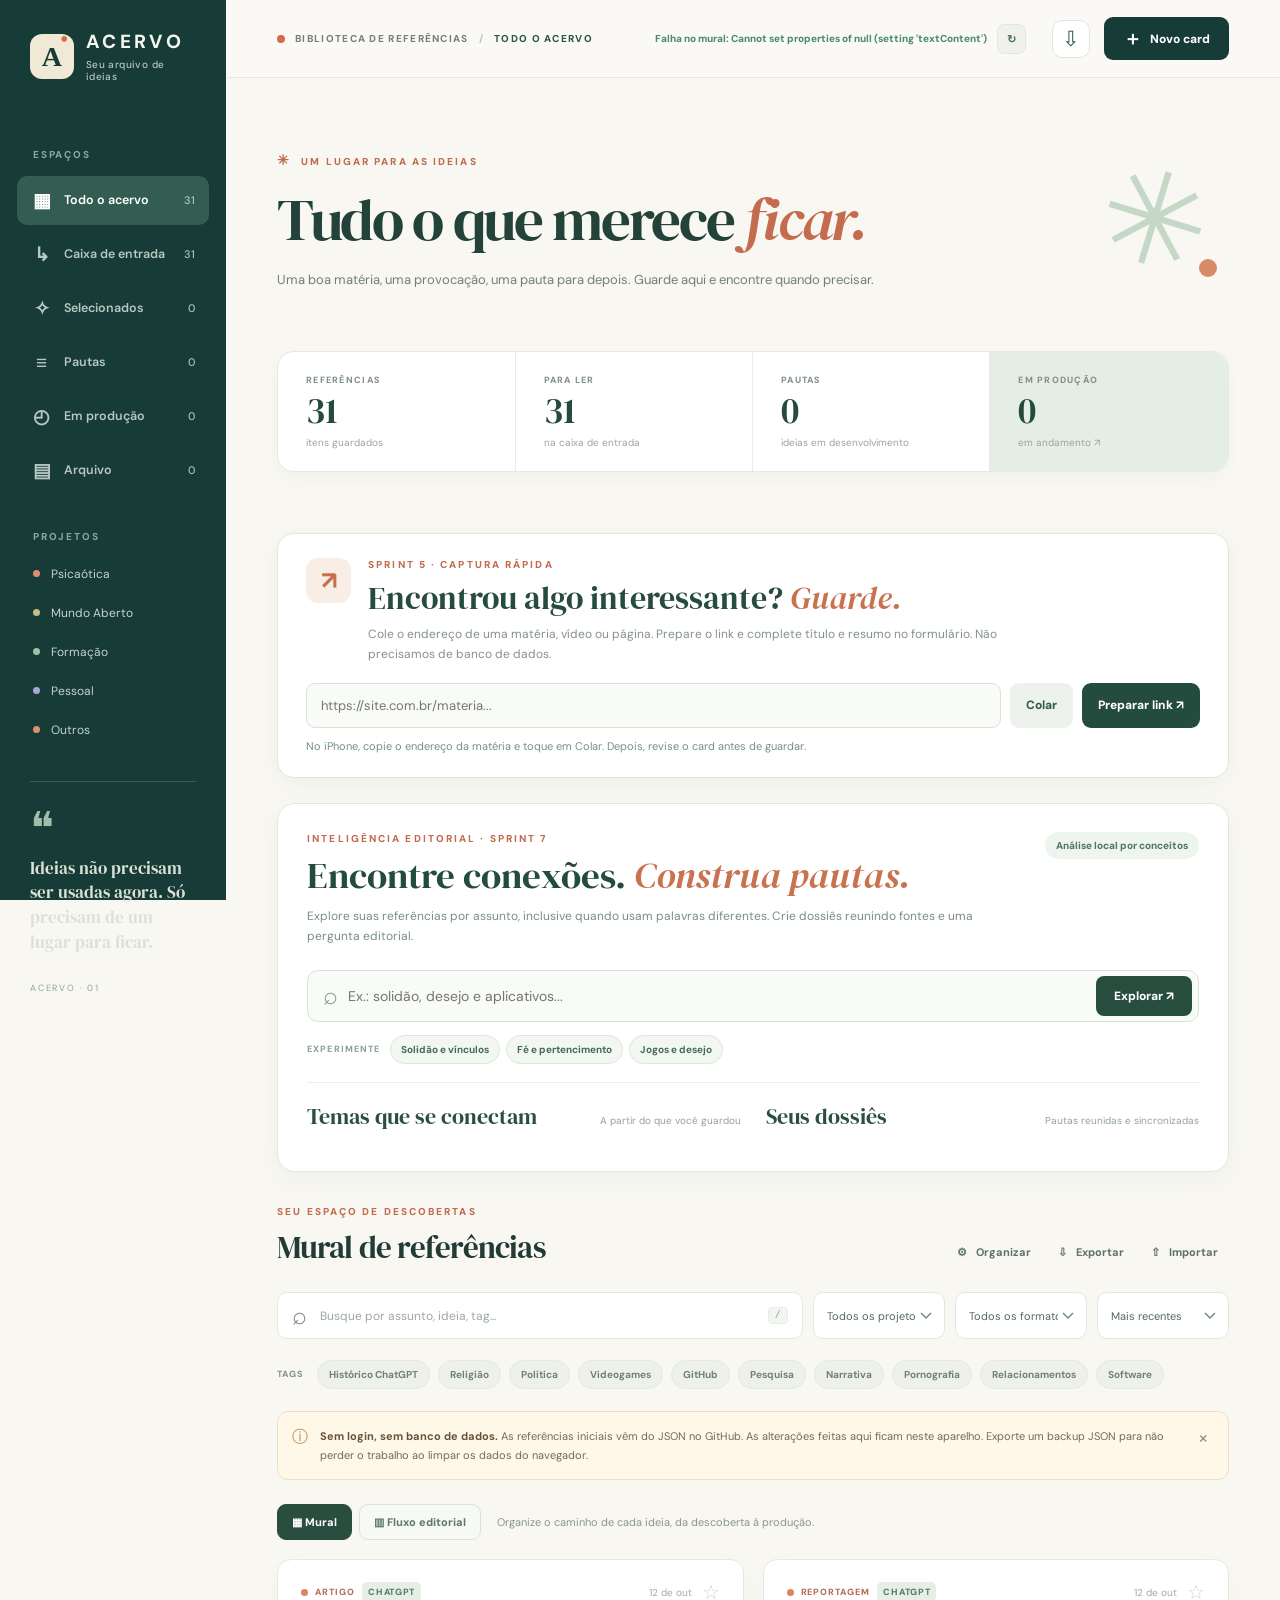
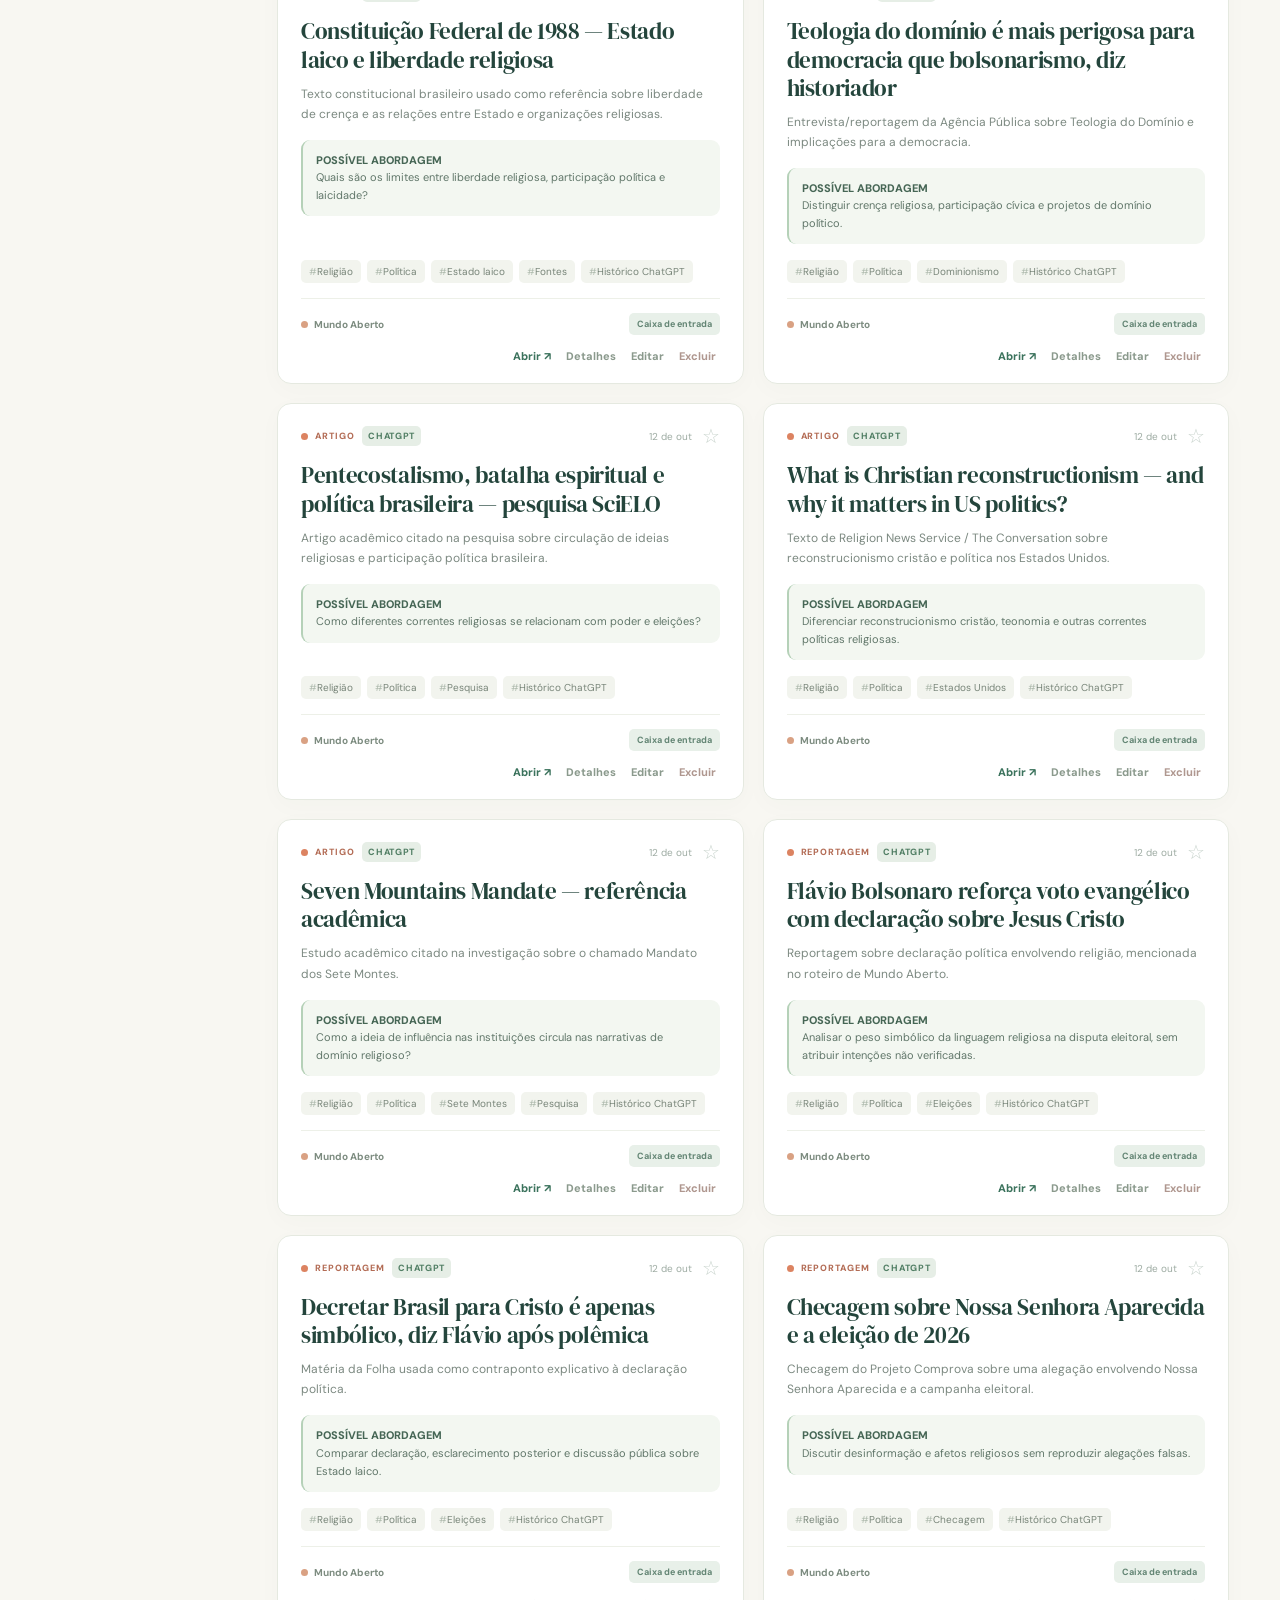
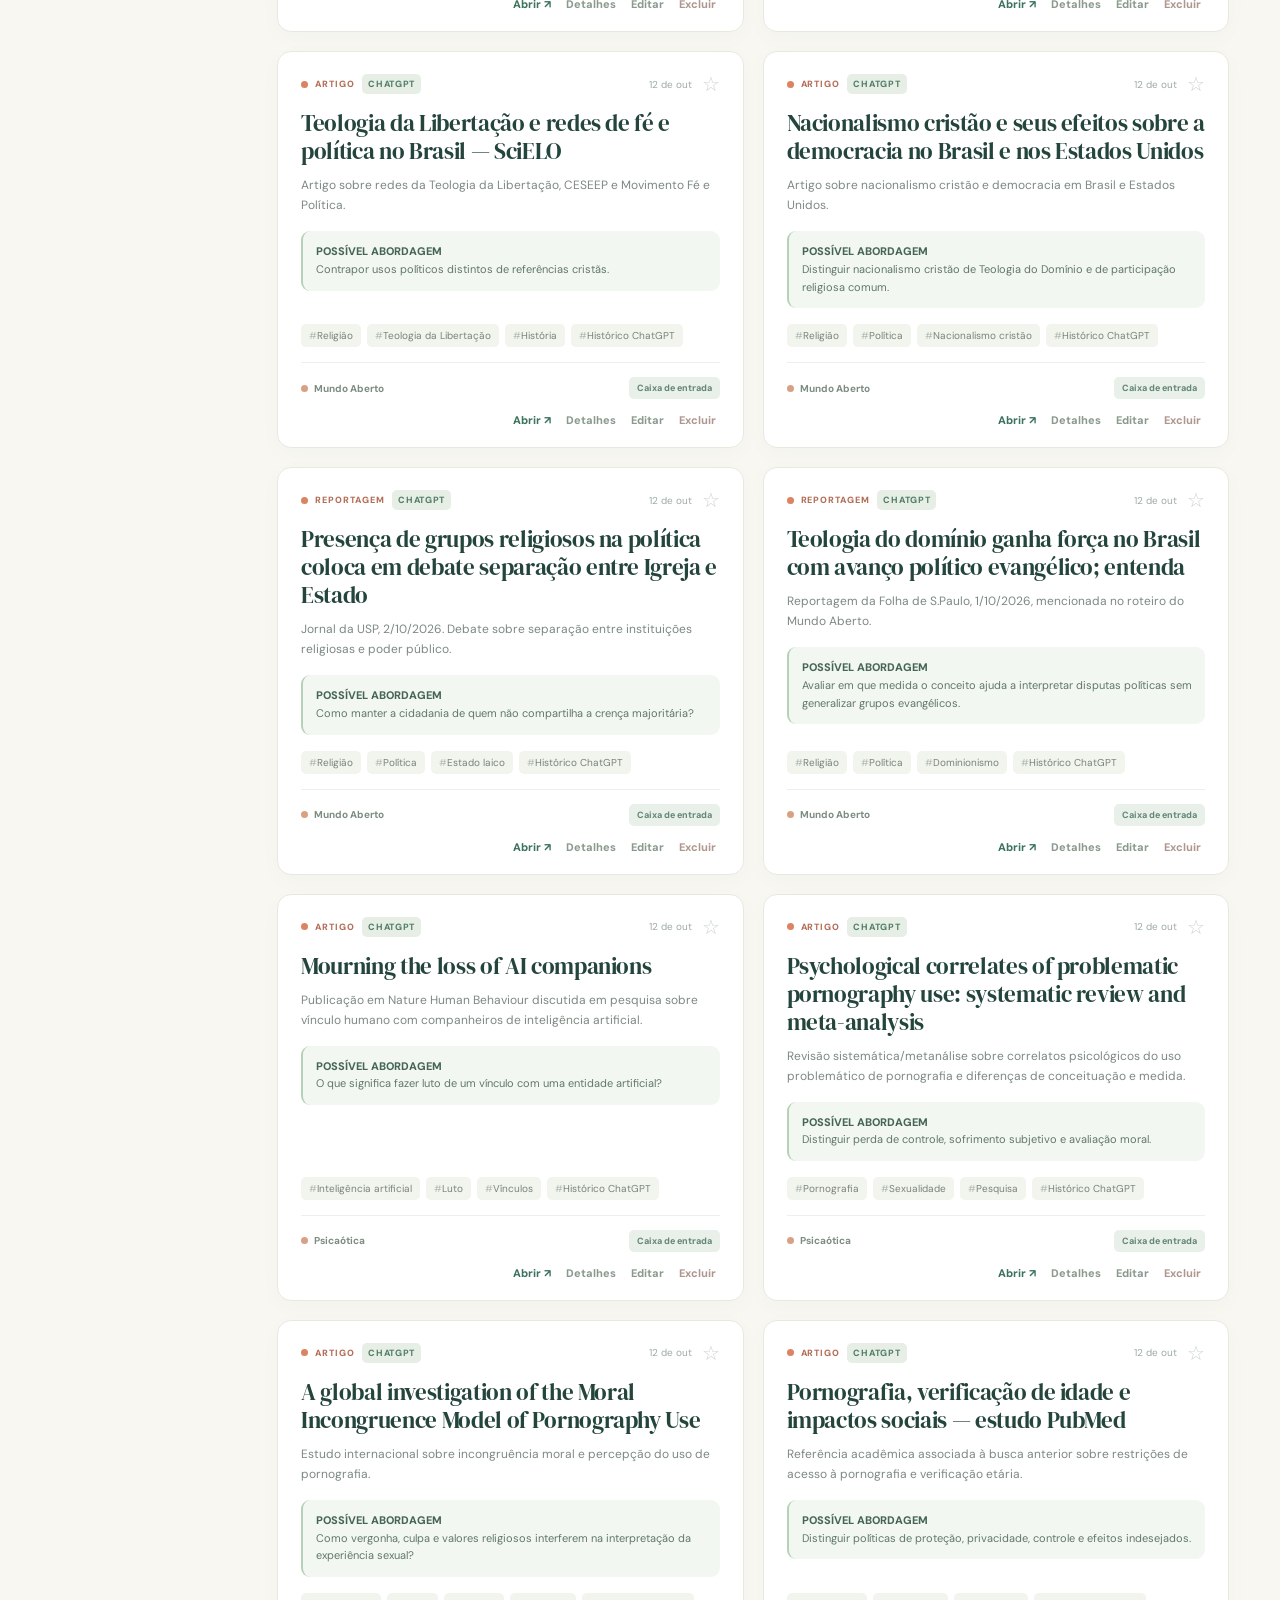
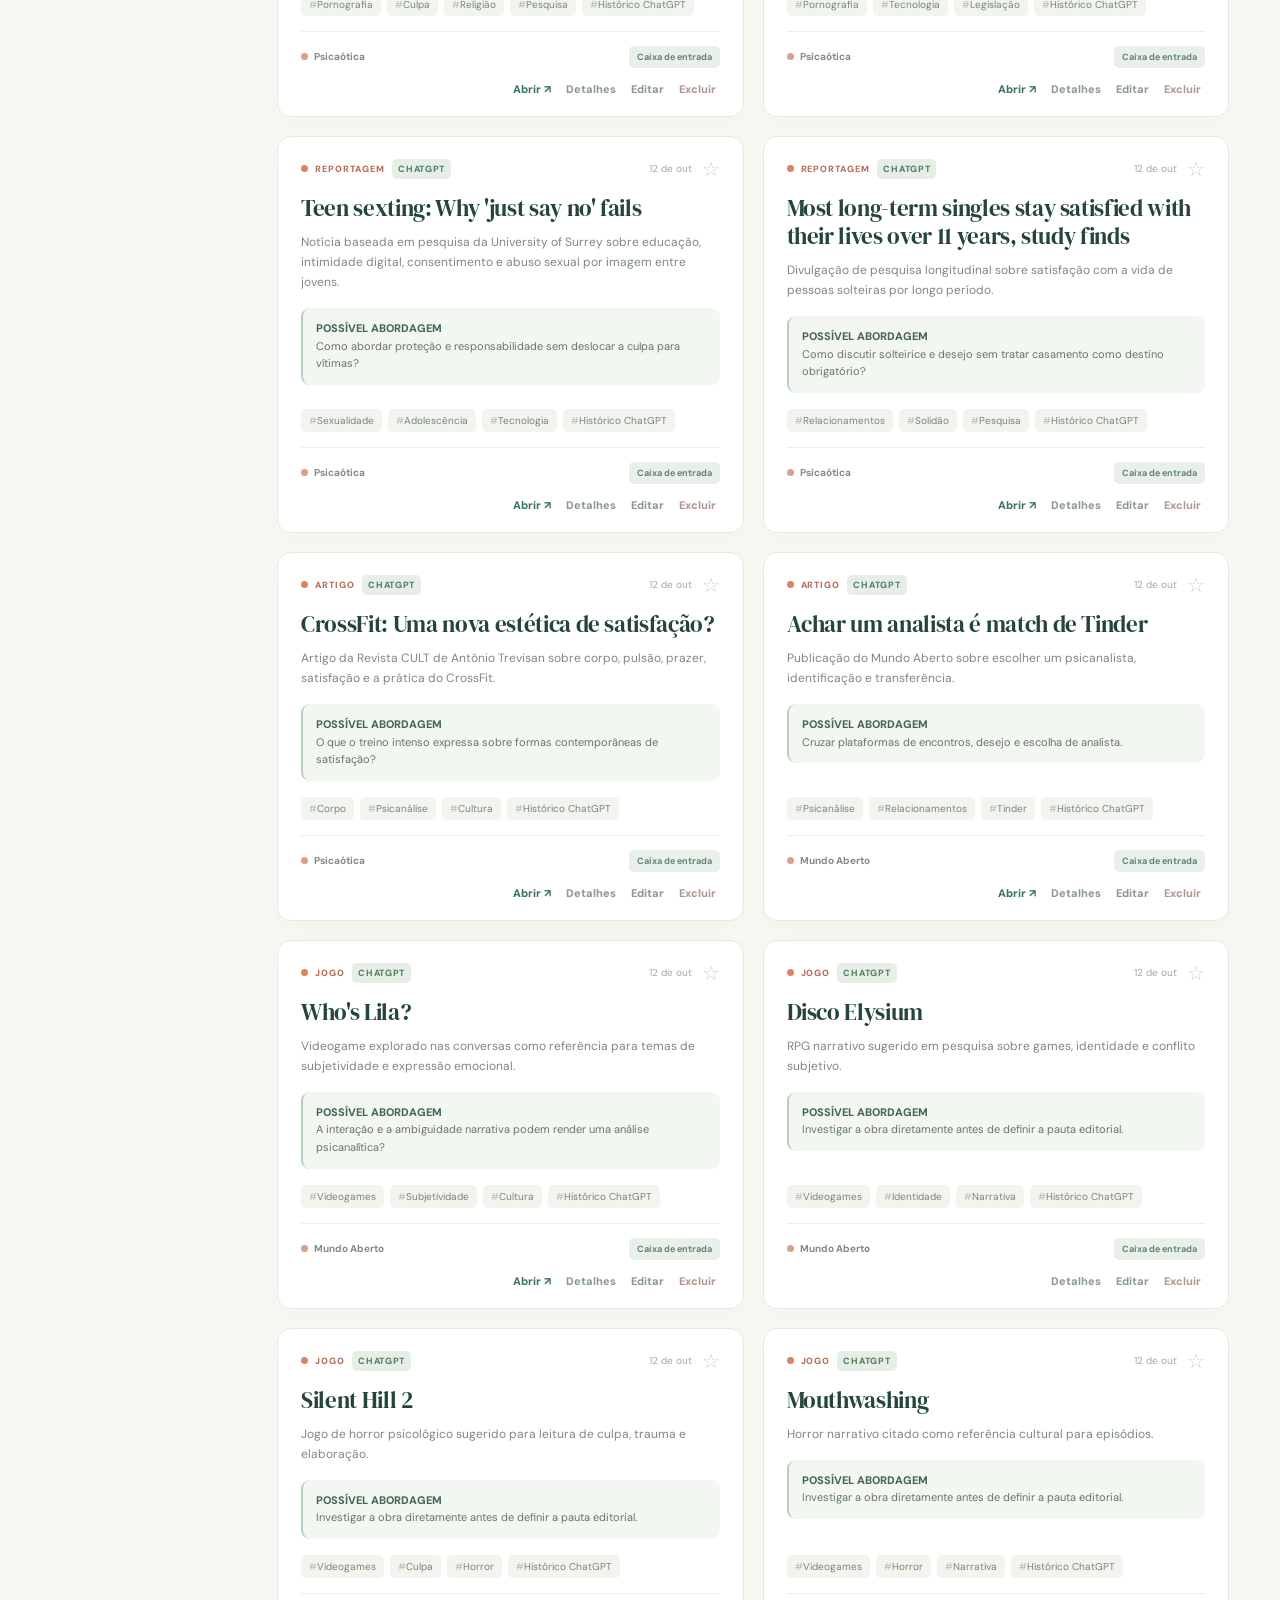
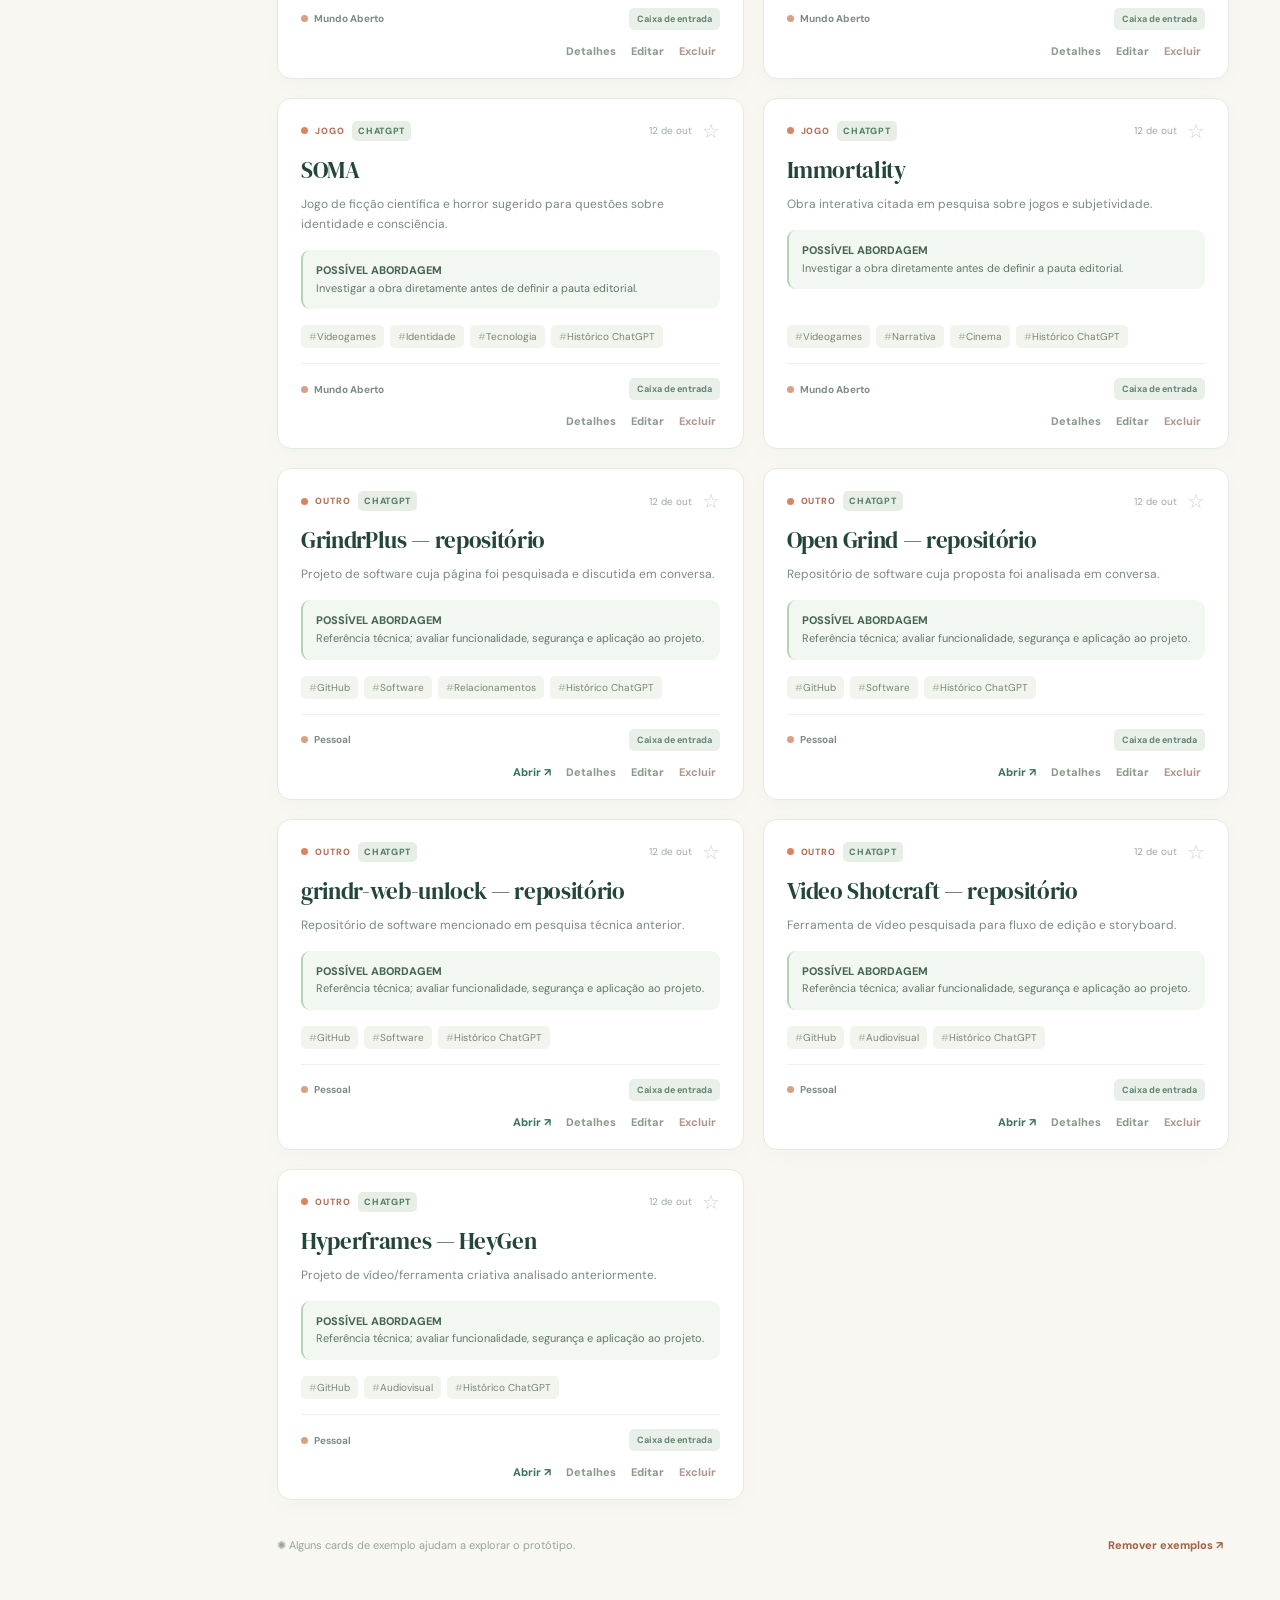
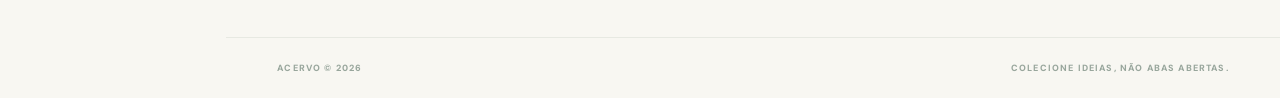
<file: acervo-direto.html>
<!doctype html>
<html lang="pt-BR">
<head>
  <meta charset="utf-8">
  <meta name="viewport" content="width=device-width,initial-scale=1,viewport-fit=cover">
  <meta name="theme-color" content="#173b36">
  <meta name="color-scheme" content="light">
  <meta name="apple-mobile-web-app-capable" content="yes">
  <meta name="apple-mobile-web-app-status-bar-style" content="default">
  <meta name="apple-mobile-web-app-title" content="ACERVO">
  <meta name="mobile-web-app-capable" content="yes">
  <link rel="icon" type="image/svg+xml" href="./icons/icon.svg">
  <link rel="apple-touch-icon" sizes="180x180" href="./icons/icon-180.png">
  <meta name="description" content="ACERVO — um lugar para guardar referências, organizar ideias e acompanhar pautas.">
  <title>ACERVO — Edição direta</title>
  <style>@import url('https://fonts.googleapis.com/css2?family=DM+Sans:wght@400;500;600;700;800&family=DM+Serif+Display:ital@0;1&display=swap');
:root{--dark:#173b36;--dark-2:#234840;--ink:#233b37;--muted:#75817d;--cream:#f8f7f2;--line:#e7e9e2;--terracotta:#d66a4a;--mint:#dfece4;--white:#fff;--radius:17px}*{box-sizing:border-box}html{scroll-behavior:smooth}body{margin:0;background:var(--cream);font-family:'DM Sans',Arial,sans-serif;color:var(--ink);-webkit-font-smoothing:antialiased}button,input,select,textarea{font:inherit}button{cursor:pointer}button:focus-visible,input:focus-visible,select:focus-visible,textarea:focus-visible{outline:3px solid #f1ae7e;outline-offset:3px}a{color:inherit}.app-shell{display:flex;min-height:100vh}.sidebar{width:250px;flex:0 0 250px;background:var(--dark);color:#f4f5ed;min-height:100vh;display:flex;flex-direction:column;padding:31px 17px 24px;position:sticky;top:0;height:100vh}.brand{display:flex;align-items:center;gap:12px;margin:0 13px 65px}.brand-symbol{height:45px;width:45px;display:grid;place-items:center;background:#f0e9d5;color:var(--dark);border-radius:12px;font-family:Georgia,serif;font-size:28px;position:relative;font-weight:bold}.brand-symbol span{position:absolute;font-size:21px;right:6px;top:-7px;color:var(--terracotta)}.brand-text{font-size:19px;font-weight:800;letter-spacing:.18em;line-height:1.2}.brand-text small{font-size:10px;letter-spacing:.04em;font-weight:500;display:block;color:#b5c9bf;margin-top:5px}.sidebar-label{font-size:10px;letter-spacing:.18em;font-weight:800;color:#89a69b;padding:0 16px;margin-bottom:15px}.sidebar-section{margin-bottom:35px}.side-nav{display:grid;gap:5px}.nav-item{width:100%;border:0;color:#b6c8bf;background:transparent;display:flex;align-items:center;gap:12px;text-align:left;padding:12px 14px;border-radius:10px;font-size:12.5px;font-weight:600;transition:background .2s}.nav-item:hover{background:#295049;color:#fff}.nav-item.is-active{background:#345d52;color:#fff}.nav-item .nav-icon{font-size:19px;display:inline-grid;place-items:center;width:21px;flex-shrink:0}.nav-item b{font-weight:500;margin-left:auto;color:#9fc8b8;font-size:11px}.project-list{padding:0 12px;display:grid;gap:7px}.project-link{background:transparent;border:0;padding:8px 4px;display:flex;align-items:center;gap:11px;text-align:left;color:#c5d3ce;font-size:12px}.project-link:hover,.project-link.selected{color:#fff}.project-dot{width:7px;height:7px;border-radius:50%;background:#df8e70;flex-shrink:0}.project-link:nth-child(2) .project-dot{background:#c5bd82}.project-link:nth-child(3) .project-dot{background:#9fbfa8}.project-link:nth-child(4) .project-dot{background:#a2aada}.sidebar-bottom{margin-top:auto;margin-inline:13px;border-top:1px solid #3a5b51;padding-top:25px}.bottom-decor{font-family:Georgia,serif;font-size:45px;line-height:1;color:#a1bda7}.sidebar-bottom p{font-family:'DM Serif Display',Georgia,serif;font-size:17px;font-weight:400;line-height:1.45;max-width:195px;margin:4px 0 21px;color:#dae1d5}.sidebar-bottom>span{font-size:9px;letter-spacing:.2em;color:#89a69b}.content-shell{flex:1;min-width:0;display:flex;flex-direction:column}.topbar{height:78px;border-bottom:1px solid var(--line);display:flex;align-items:center;justify-content:space-between;padding:0 clamp(22px,4vw,67px);background:#faf9f5;gap:20px}.topbar-path{display:flex;align-items:center;gap:10px;font-size:10px;font-weight:800;letter-spacing:.13em;color:#73827a}.topbar-dot{height:8px;width:8px;display:inline-block;border-radius:50%;background:var(--terracotta)}.topbar-path .divider{color:#b9c5bd}.topbar-path #breadcrumb{color:#2b5649}.topbar-actions{display:flex;align-items:center;gap:14px}.icon-button{height:38px;width:38px;border:1px solid #dfe5dc;background:#fff;border-radius:10px;font-size:21px;color:#33584c}.button{border:0;display:inline-flex;align-items:center;justify-content:center;gap:8px;padding:11px 19px;border-radius:9px;font-size:12px;font-weight:800;min-height:43px;white-space:nowrap;transition:transform .15s,filter .15s}.button:hover{filter:brightness(1.07);transform:translateY(-1px)}.button-primary{background:var(--dark);color:#fff}.button-primary span{font-size:19px;line-height:0}.button-light{background:#f4f5f0;color:#455a51;border:1px solid #dfe4dd}.main-content{width:100%;max-width:1550px;margin:auto;padding:0 clamp(22px,4vw,67px) 70px;flex:1}.hero{display:flex;align-items:center;justify-content:space-between;padding:65px 0 52px;min-height:273px}.eyebrow,.section-overline{font-size:10px;letter-spacing:.21em;color:#c16a4c;font-weight:800}.small-spark{font-size:14px;padding-right:6px}.hero h1{font-family:'DM Serif Display',Georgia,serif;font-size:clamp(38px,4.6vw,64px);font-weight:400;letter-spacing:-.04em;line-height:1.12;margin:18px 0 15px;color:#234239}.hero h1 em{color:#c56c4e;font-weight:400}.hero p{max-width:620px;font-size:13px;line-height:1.8;color:#718077;margin:0}.hero-mark{position:relative;flex:0 0 150px;height:135px;display:grid;place-items:center}.hero-mark span{font-size:130px;line-height:1;color:#c4d8c5;font-weight:400;transform:rotate(17deg)}.hero-mark i{position:absolute;width:18px;height:18px;border-radius:50%;background:#d98b68;right:12px;bottom:12px}.metrics{display:grid;grid-template-columns:repeat(4,minmax(0,1fr));background:#fff;border:1px solid #e6eae3;border-radius:17px;overflow:hidden;box-shadow:0 7px 18px #26413807;margin-bottom:61px}.metric{min-height:119px;display:flex;flex-direction:column;justify-content:center;padding:22px 28px;border-right:1px solid #ecede7}.metric:last-child{border:0}.metric>span{font-size:9px;letter-spacing:.14em;font-weight:800;color:#829088}.metric strong{font-family:'DM Serif Display',Georgia,serif;font-size:36px;font-weight:400;color:#244b3c;line-height:1.2;margin:3px 0}.metric small{font-size:10px;color:#99a59b}.metric-accent{background:#e5eee4}.board-heading{display:flex;justify-content:space-between;align-items:flex-end;gap:20px;margin-bottom:24px}.board-heading h2{font-family:'DM Serif Display',Georgia,serif;font-weight:400;font-size:31px;letter-spacing:-.03em;margin:8px 0 0}.board-heading h2 span{display:inline-flex;align-items:center;justify-content:center;font-family:'DM Sans',sans-serif;font-size:11px;color:#7d9285;background:#e6eee5;vertical-align:middle;height:25px;min-width:25px;padding:0 8px;border-radius:12px;margin-left:4px;font-weight:700}.board-header-actions{display:flex;gap:5px}.quiet-button{display:flex;align-items:center;gap:9px;background:transparent;border:1px solid transparent;border-radius:9px;padding:8px 10px;font-size:11px;font-weight:700;color:#5e7168}.quiet-button:hover{background:#e9eee8;border-color:#dce5dd}.toolbar{display:flex;gap:10px;margin-bottom:20px}.searchbox{height:47px;flex:1;min-width:120px;display:flex;align-items:center;gap:11px;padding:0 14px;background:#fff;border:1px solid #e3e8df;border-radius:10px;color:#78877e}.searchbox:focus-within{border-color:#a0bcae}.searchbox span{font-size:25px;line-height:1}.searchbox input{width:100%;border:0;outline:0!important;background:transparent;font-size:12px;color:#284336}.searchbox input::placeholder{color:#9ca9a2}.searchbox kbd{font-size:10px;background:#f3f5f1;border:1px solid #e9ede8;color:#92a199;min-width:20px;text-align:center;padding:2px 4px;border-radius:4px}.toolbar select{width:157px;flex-shrink:0;appearance:none;border:1px solid #e3e8df;color:#54685d;border-radius:10px;font-size:11px;padding:0 28px 0 13px;background:#fff url("data:image/svg+xml,%3Csvg xmlns='http://www.w3.org/2000/svg' width='12' height='8'%3E%3Cpath d='m1 1 5 5 5-5' fill='none' stroke='%23758c81' stroke-width='1.5'/%3E%3C/svg%3E") no-repeat right 12px center}.tag-strip{display:flex;align-items:center;gap:12px;margin-bottom:22px;min-height:30px}.tag-prefix{font-size:9px;font-weight:800;letter-spacing:.12em;color:#87948b}.tag-scroll{display:flex;gap:8px;overflow-x:auto;scrollbar-width:none;align-items:center;flex:1}.tag-scroll::-webkit-scrollbar{display:none}.tag-chip{white-space:nowrap;background:#eef0ea;color:#708176;border:1px solid #e4e9e1;border-radius:100px;font-size:10px;font-weight:700;padding:7px 11px}.tag-chip:hover,.tag-chip.active{background:#27493f;color:#fff;border-color:#27493f}.clear-filters{border:none;background:transparent;color:#b45f43;font-weight:700;font-size:11px;white-space:nowrap}.notice{display:flex;align-items:flex-start;gap:12px;background:#fff8e9;border:1px solid #eadfc8;padding:15px 14px;border-radius:11px;color:#746956;font-size:11px;line-height:1.7;margin:0 0 24px}.notice strong{color:#65533d}.notice-icon{font-size:16px;line-height:1.2;color:#ba8550}.notice button{border:0;background:none;font-size:19px;color:#99886f;line-height:1;margin-left:auto}.card-grid{display:grid;grid-template-columns:repeat(3,minmax(0,1fr));align-items:stretch;gap:19px}.reference-card{background:#fff;border:1px solid #e5e9e0;border-radius:14px;padding:22px 23px 16px;display:flex;flex-direction:column;min-height:322px;position:relative;transition:box-shadow .2s,transform .2s;box-shadow:0 6px 24px #26413806}.reference-card:hover{transform:translateY(-3px);box-shadow:0 12px 30px #26413813}.card-top{display:flex;align-items:center;gap:7px;margin-bottom:15px;flex-wrap:wrap}.category-dot{height:7px;width:7px;border-radius:50%;background:#dc8361}.format-label{font-size:9px;letter-spacing:.11em;font-weight:800;color:#b36c55;text-transform:uppercase}.card-date{font-size:10px;color:#9daba2;margin-left:auto}.favorite-button{border:0;background:transparent;font-size:20px;color:#c9d4cd;padding:0 0 0 3px;line-height:1}.favorite-button.on{color:#c97750}.reference-card h3{margin:0 0 10px;font-family:'DM Serif Display',Georgia,serif;font-size:23px;line-height:1.22;letter-spacing:-.015em;font-weight:400;color:#24453c}.card-description{font-size:12px;color:#7c8981;line-height:1.67;margin:0 0 16px;display:-webkit-box;-webkit-line-clamp:3;-webkit-box-orient:vertical;overflow:hidden}.angle{font-size:11px;line-height:1.6;background:#f3f7f1;border-radius:9px;padding:12px 13px;color:#61776a;border-left:2px solid #b5d1b8;margin:0 0 16px}.angle b{font-weight:800;color:#466655}.card-tags{display:flex;flex-wrap:wrap;gap:6px;margin-top:auto;margin-bottom:15px}.card-tags span{font-size:10px;background:#f2f4ee;border-radius:5px;color:#788579;padding:5px 8px}.card-tags span::before{content:'#';color:#b4bfb3}.card-divider{height:1px;width:100%;background:#edf0e8;margin-bottom:14px}.card-footer{display:flex;justify-content:space-between;align-items:center;gap:6px}.project-name{display:flex;align-items:center;gap:6px;color:#7d8c80;font-size:10px;font-weight:700;min-width:0}.project-name i{height:7px;width:7px;background:#d9a183;border-radius:50%;flex-shrink:0}.card-actions{display:flex;align-items:center;gap:7px}.card-actions button,.card-actions a{font-size:11px;font-weight:800;background:transparent;border:none;color:#3c735d;text-decoration:none;white-space:nowrap;padding:4px}.card-actions .edit-btn{color:#8b9a8d}.card-actions .delete-btn{color:#af978f}.stage-badge{font-size:9px;color:#638574;background:#e8f0e9;padding:5px 8px;border-radius:5px;font-weight:700;white-space:nowrap;margin-left:auto}.stage-badge.producao{background:#f8e9dc;color:#b47753}.stage-badge.pauta{background:#e9edf9;color:#6b7bb0}.stage-badge.arquivo{background:#eee;color:#777}.stage-badge.selecionado{background:#fbefd8;color:#ab8247}.demo-badge{position:absolute;right:18px;top:-9px;background:#f3e9d6;border-radius:4px;font-size:8px;font-weight:800;color:#b08545;padding:4px 7px;letter-spacing:.07em}.demo-toolbar{display:flex;justify-content:space-between;gap:15px;align-items:center;margin-top:23px;padding:14px 0;color:#99a59c;font-size:11px}.demo-toolbar button{border:0;background:transparent;color:#a26345;font-weight:800;font-size:11px}.empty-state{padding:68px 20px;text-align:center;background:#fff;border:1px dashed #d8e2d7;border-radius:16px}.empty-symbol{font-size:72px;color:#b8d1bd}.empty-state h3{font-family:'DM Serif Display',Georgia,serif;font-size:30px;font-weight:400;margin:5px 0}.empty-state p{font-size:12px;color:#8c9b91;line-height:1.7;margin-bottom:20px}.footer{max-width:1550px;width:100%;margin:0 auto;padding:24px clamp(22px,4vw,67px);border-top:1px solid var(--line);display:flex;justify-content:space-between;align-items:center;color:#98a69c;font-size:9px;font-weight:800;letter-spacing:.13em}.mobile-nav,.fab{display:none}dialog{border:0;border-radius:17px;width:min(570px,calc(100vw - 28px));max-height:min(90vh,850px);padding:0;box-shadow:0 25px 90px #10251b60;background:#fff;color:var(--ink)}dialog::backdrop{background:#071e18a6;backdrop-filter:blur(5px)}dialog[open]{animation:pop .18s ease-out}@keyframes pop{from{transform:translateY(10px);opacity:.5}to{transform:translateY(0);opacity:1}}.dialog-head{padding:25px 28px 18px;border-bottom:1px solid #e7ebe4;display:flex;justify-content:space-between;align-items:start}.dialog-head h2{font-family:'DM Serif Display',Georgia,serif;font-size:28px;font-weight:400;margin:7px 0}.dialog-head p{font-size:12px;color:#859187;margin:0}.dialog-close{background:#f3f5f0;border:0;border-radius:7px;color:#64776c;font-size:23px;width:32px;height:32px}.dialog-body{padding:24px 28px;display:grid;gap:17px;max-height:56vh;overflow:auto}.field{display:flex;flex-direction:column;gap:7px;min-width:0}.field label{font-size:11px;font-weight:800;color:#4b6659}.field label span{color:#ba6e4e}.field input,.field textarea,.field select{border:1px solid #dae3d9;background:#fbfcf9;border-radius:8px;padding:11px 12px;width:100%;font-size:12px;color:#35493f;outline:none}.field textarea{resize:vertical;min-height:67px;line-height:1.5}.field input:focus,.field textarea:focus,.field select:focus{border-color:#79a08b}.field small{font-size:10px;color:#91a094}.field-grid{display:grid;grid-template-columns:1fr 1fr;gap:15px}.dialog-actions{border-top:1px solid #e6eae3;padding:17px 28px;display:flex;justify-content:flex-end;gap:9px}.toast{position:fixed;bottom:25px;right:25px;z-index:100;padding:14px 19px;border-radius:10px;background:#1e483b;color:#fff;font-size:12px;font-weight:700;box-shadow:0 14px 30px #183c3247;opacity:0;transform:translateY(18px);pointer-events:none;transition:.2s}.toast.show{opacity:1;transform:translateY(0)}
@media(max-width:1290px){.card-grid{grid-template-columns:repeat(2,minmax(0,1fr))}.toolbar select{width:132px}.sidebar{width:226px;flex-basis:226px}}@media(max-width:980px){.sidebar{width:204px;flex-basis:204px}.brand{margin-left:6px;margin-right:0}.brand-text{font-size:16px}.topbar{padding:0 25px}.main-content{padding:0 25px 50px}.metrics{margin-bottom:45px}.metric{padding:18px}.toolbar{flex-wrap:wrap}.searchbox{flex-basis:100%}.toolbar select{flex:1}.hero-mark{display:none}}@media(max-width:720px){.sidebar{display:none}.content-shell{padding-bottom:77px}.topbar{height:59px;padding:0 18px}.topbar-path{font-size:9px;white-space:nowrap;overflow:hidden;text-overflow:ellipsis}.topbar-path .divider,.topbar-path #breadcrumb{display:none}.top-add{display:none}.icon-button{height:35px;width:35px}.main-content{padding:0 18px 40px}.hero{padding:35px 0 30px;min-height:0}.hero h1{font-size:43px;margin:11px 0}.hero p{font-size:12px;line-height:1.6}.metrics{grid-template-columns:repeat(2,minmax(0,1fr));margin-bottom:38px}.metric{min-height:92px;padding:15px 18px}.metric:nth-child(2){border-right:0}.metric:nth-child(-n+2){border-bottom:1px solid #ecede7}.metric strong{font-size:30px}.board-heading{align-items:flex-end;margin-bottom:19px}.board-heading h2{font-size:29px}.board-header-actions{gap:0}.quiet-button{padding:8px 5px;font-size:16px}.quiet-button span{display:none}.toolbar{gap:8px}.searchbox{height:45px}.toolbar select{height:43px;min-width:0;width:auto;font-size:10px;padding-left:11px}.toolbar select:last-child{display:none}.tag-strip{gap:8px}.card-grid{grid-template-columns:1fr;gap:13px}.reference-card{min-height:0;padding:20px}.reference-card h3{font-size:25px}.card-description{font-size:12px}.notice{font-size:10px}.demo-toolbar{font-size:10px;align-items:flex-start}.mobile-nav{display:flex;position:fixed;bottom:0;left:0;right:0;height:calc(65px + env(safe-area-inset-bottom));padding-bottom:env(safe-area-inset-bottom);border-top:1px solid #dae2d7;background:#fff;z-index:20;box-shadow:0 -6px 25px #26413811;align-items:stretch;justify-content:space-around}.mobile-item{display:flex;flex-direction:column;justify-content:center;align-items:center;flex:1;border:0;background:transparent;gap:2px;color:#8b9e92}.mobile-item span{font-size:23px;line-height:1}.mobile-item small{font-size:9px;font-weight:800}.mobile-item.is-active{color:#255d48}.fab{display:grid;place-items:center;position:fixed;right:20px;bottom:calc(77px + env(safe-area-inset-bottom));height:54px;width:54px;z-index:22;background:var(--dark);color:#fff;border:3px solid #fff;border-radius:50%;box-shadow:0 6px 20px #1d4d3b40;font-size:27px}.footer{padding:20px 18px;font-size:8px}.footer span:last-child{display:none}.toast{bottom:calc(139px + env(safe-area-inset-bottom));right:14px;left:14px;text-align:center}.dialog-body{padding:17px 19px;max-height:60vh}.dialog-head{padding:22px 19px 17px}.dialog-actions{padding:14px 19px}.field-grid{gap:9px}.dialog-head h2{font-size:25px}}
@media(max-width:360px){.hero h1{font-size:37px}.board-heading h2{font-size:25px}.toolbar select{font-size:9px}}
@media(prefers-reduced-motion:reduce){*,*:before,*:after{animation:none!important;transition:none!important;scroll-behavior:auto!important}}
[hidden]{display:none!important}

/* Sprint 2 — conta, autenticação e sincronização */
.cloud-controls{display:flex;align-items:center;gap:10px;margin-right:12px;min-width:0}
.sync-status{font-size:10px;color:#4a8b6b;font-weight:800;white-space:nowrap}
.user-email{font-size:10px;color:#85978b;max-width:165px;overflow:hidden;text-overflow:ellipsis;white-space:nowrap}
.cloud-action{padding:7px 9px;background:#eff2eb;border:1px solid #e1e8df;border-radius:7px;color:#4b6e5d;font-size:11px;font-weight:800}
.cloud-action:hover{background:#dfeae0}
.auth-gate{position:fixed;inset:0;z-index:1000;background:linear-gradient(140deg,#e9efe7,#f8f7f2 55%,#e7e8de);display:grid;place-items:center;padding:22px;overflow:auto}
.auth-gate[hidden]{display:none!important}
.auth-panel{width:min(100%,430px);background:#fff;border:1px solid #e5e9e0;border-radius:19px;box-shadow:0 20px 80px #1a46361e;padding:clamp(25px,5vw,43px)}
.auth-brand{font-family:Georgia,serif;font-size:35px;letter-spacing:-.1em;color:#173b36;line-height:1;margin:0 0 29px}
.auth-brand span{color:#d66a4a}.auth-brand small{font-family:'DM Sans',Arial,sans-serif;font-weight:800;font-size:12px;letter-spacing:.2em;vertical-align:middle;margin-left:12px}
.auth-overline{font-size:10px;letter-spacing:.16em;color:#c37556;font-weight:800}
.auth-panel h1{font-family:'DM Serif Display',Georgia,serif;font-size:clamp(34px,5vw,46px);font-weight:400;line-height:1.07;margin:13px 0 17px;color:#21453a}
.auth-panel h1 em{color:#c86e4d}
.auth-panel p{font-size:13px;line-height:1.7;color:#788b7e;margin-bottom:28px}
.auth-panel form{display:flex;flex-direction:column;gap:8px}
.auth-panel label{font-size:11px;color:#446251;font-weight:800;margin-top:7px}
.auth-panel input{width:100%;padding:13px 14px;border-radius:9px;background:#f9fbf8;border:1px solid #dbe6dc;color:#254739;font-size:14px;outline:none}
.auth-panel input:focus{border-color:#6e9a80;box-shadow:0 0 0 3px #b9d1c544}
.auth-submit{border:0;border-radius:9px;background:#173b36;color:#fff;font-size:13px;font-weight:800;padding:14px;margin-top:10px}
.auth-submit:disabled{opacity:.6;cursor:wait}
.auth-error{color:#a85943;min-height:18px;font-size:12px;line-height:1.5;margin-top:6px}
.auth-bottom{display:flex;gap:12px;justify-content:center;align-items:center;margin:22px 0}
.auth-bottom button{border:0;background:transparent;color:#466a57;font-weight:800;font-size:11px}
.auth-bottom span{color:#ccd5cc}
.auth-foot{display:block;text-align:center;font-size:10px;color:#97a59b;line-height:1.6}
@media(max-width:980px){.user-email{display:none}.cloud-controls{gap:6px;margin-right:4px}}
@media(max-width:720px){.topbar-path{font-size:0}.topbar-path::before{content:'ACERVO';font-size:10px;letter-spacing:.1em;font-weight:800}.topbar-actions{gap:6px}.cloud-controls{margin-right:0}.sync-status{font-size:9px}.cloud-action{font-size:10px;padding:7px}.auth-panel{padding:30px 24px}}


/* SPRINT 3 — organização editorial */
[hidden]{display:none!important}
.sr-only{position:absolute!important;clip:rect(0,0,0,0);width:1px;height:1px;overflow:hidden;white-space:nowrap}
.view-switch{display:flex;align-items:center;gap:7px;flex-wrap:wrap;margin:0 0 19px}
.view-switch .view-toggle{border:1px solid #dae3da;padding:10px 14px;border-radius:9px;background:#f7f9f5;color:#61796a;font-size:11px;font-weight:800;white-space:nowrap}
.view-switch .view-toggle.is-active{background:#294e40;color:#fff;border-color:#294e40}
.view-switch>span{font-size:11px;color:#8a968d;margin-left:9px}
.quick-stage{display:inline-flex;max-width:100%;align-items:center;position:relative}
.quick-stage select,.detail-stage select{font-size:11px;max-width:185px;background:#f0f4ed;border:1px solid #d5dfd6;border-radius:7px;color:#2c5e4b;padding:7px 22px 7px 9px;font-weight:700;cursor:pointer}
.reference-card .card-footer{flex-wrap:wrap;gap:8px}
.reference-card .card-footer>.quick-stage{margin-left:auto}
.pipeline-board{display:grid;grid-template-columns:repeat(5,minmax(215px,1fr));gap:12px;align-items:start;overflow-x:auto;padding:2px 2px 22px;scrollbar-color:#b6c4b8 transparent}
.pipeline-column{background:#eaf0e9;border-radius:13px;border:1px solid #dce6db;min-height:300px;overflow:hidden;transition:border .16s,background .16s}
.pipeline-column.drop-target{border:2px dashed #d66a4a;background:#f4e8dc}
.pipeline-column-head{height:60px;padding:16px 14px 12px;display:flex;justify-content:space-between;align-items:center;border-bottom:1px solid #dce6dc}
.pipeline-column-head h3{font-family:'DM Sans',Arial,sans-serif;margin:0;font-weight:800;font-size:12px;color:#294e42}
.pipeline-column-head span{border-radius:20px;background:#d7e4d7;color:#365e4a;padding:3px 8px;font-size:11px;font-weight:800}
.pipeline-column-body{padding:11px;display:grid;gap:10px}
.pipeline-card{background:#fff;border-radius:10px;border:1px solid #e1e8dd;box-shadow:0 2px 11px #24452a08;padding:14px;cursor:grab}
.pipeline-card:active{cursor:grabbing}
.pipeline-type{font-size:9px;font-weight:800;color:#c47857;letter-spacing:.09em;text-transform:uppercase}
.pipeline-card h3{font-family:'DM Serif Display',Georgia,serif;font-size:17px;font-weight:400;line-height:1.24;color:#253f35;margin:8px 0}
.pipeline-card p{color:#75847a;font-size:11px;line-height:1.55;margin:0 0 14px;display:-webkit-box;-webkit-line-clamp:3;-webkit-box-orient:vertical;overflow:hidden}
.pipeline-card-meta{display:flex;align-items:center;justify-content:space-between;padding-top:10px;border-top:1px solid #edf0ea;font-size:10px;color:#60786a}
.mini-star{color:#d58f45}
.pipeline-actions{display:flex;gap:7px;align-items:center;flex-wrap:wrap;margin-top:11px}
.pipeline-actions .quick-stage{flex:1}
.pipeline-actions .quick-stage select{width:100%;max-width:100%;font-size:10px}
.pipeline-detail-btn{background:transparent;border:0;padding:7px 0;color:#28614c;font-size:10px;font-weight:800;white-space:nowrap}
.pipeline-empty{margin:6px;color:#8b9c91;font-size:11px;line-height:1.5}
.editorial-dialog{border:1px solid #e1e8df;border-radius:19px;padding:0;width:min(95vw,650px);max-height:min(88dvh,900px);background:#fff;box-shadow:0 25px 90px #1a3b3538;overflow:auto;color:#263f35}
.editorial-dialog::backdrop{background:#102f2cc4;backdrop-filter:blur(4px)}
.editorial-dialog-head{padding:23px 27px 15px;display:flex;align-items:flex-start;justify-content:space-between;gap:15px}
.editorial-dialog-head h2{font-family:'DM Serif Display',Georgia,serif;font-size:29px;font-weight:400;margin:8px 0 0}
.editorial-close{height:35px;width:35px;display:grid;place-items:center;flex:none;border:1px solid #e0e7df;border-radius:9px;background:#f5f7f4;font-size:23px;color:#466357}
.editorial-dialog-actions{display:flex;justify-content:flex-end;gap:10px;padding:17px 27px 24px;border-top:1px solid #e8eee8}
#detailsContent{padding:7px 27px 22px}
.detail-meta{display:flex;gap:7px;flex-wrap:wrap}
.detail-meta span{background:#e8efe8;border-radius:50px;padding:6px 11px;font-size:10px;font-weight:800;color:#466756}
#detailTitle{font-family:'DM Serif Display',Georgia,serif;font-size:clamp(29px,4vw,39px);font-weight:400;line-height:1.13;margin:17px 0 9px;overflow-wrap:anywhere;color:#24463b}
.detail-dates{font-size:11px;color:#8b988e}
.detail-stage{display:flex;align-items:center;gap:12px;margin:21px 0;padding:14px;background:#f2f5ef;border-radius:11px}
.detail-stage label{font-size:11px;font-weight:800;color:#597266}
.detail-stage select{max-width:none;margin-left:auto}
.detail-block{margin:19px 0}
.detail-block h3{font-size:10px;text-transform:uppercase;letter-spacing:.12em;color:#ba785b;font-weight:800;margin:0 0 9px}
.detail-block p{margin:0;color:#3e5a4c;white-space:pre-wrap;overflow-wrap:anywhere;line-height:1.72;font-size:13px}
.detail-tags{display:flex;gap:7px;flex-wrap:wrap}
.detail-tags span{font-size:10px;border:1px solid #dce7dc;border-radius:30px;padding:5px 10px;color:#587363}
.detail-source{display:inline-flex;margin-top:12px;padding:12px 17px;background:#244d3e;color:#fff;border-radius:9px;text-decoration:none;font-weight:800;font-size:12px;overflow-wrap:anywhere}
.detail-no-link{font-size:11px;color:#8a988c;margin-top:14px}
.organize-tabs{margin:0 27px 12px;display:flex;gap:5px;border-bottom:1px solid #e4ebe3}
.organize-tabs button{padding:11px 17px;background:transparent;border:0;border-bottom:2px solid transparent;color:#71887a;font-weight:800;font-size:12px}
.organize-tabs button.is-active{border-bottom-color:#c67151;color:#2a5142}
.manage-intro{font-size:12px;line-height:1.6;color:#809084;margin:0 0 14px}
#projectsPanel,#tagsPanel{padding:13px 27px 26px;min-height:240px}
.manage-add{display:flex;gap:9px;margin-bottom:18px}
.manage-add input{flex:1;min-width:0;border:1px solid #dce7dd;background:#f8faf7;border-radius:9px;padding:11px 13px;font-size:12px}
.manage-add .button{min-width:88px}
.manage-list{display:grid;gap:7px;max-height:38dvh;overflow-y:auto}
.manage-row{border:1px solid #e4eae3;border-radius:10px;padding:12px 14px;display:flex;align-items:center;gap:10px;justify-content:space-between}
.manage-name{display:flex;align-items:center;gap:9px;flex-wrap:wrap;min-width:0;color:#365344;font-size:12px;font-weight:800;overflow-wrap:anywhere}
.manage-name small{font-size:10px;color:#8a9b8f;font-weight:500}
.manage-dot{background:#d28f70;height:8px;width:8px;border-radius:50%;flex:none}
.manage-tag{color:#bd775a;font-size:15px}
.manage-actions{display:flex;align-items:center;gap:8px;flex:none}
.manage-actions button{font-size:10px;color:#3e705a;background:#eff4ee;border:0;border-radius:6px;padding:7px 9px;font-weight:800}
.manage-actions button.danger-action{background:#f9efea;color:#af654d}
.manage-blank{color:#8b998c;font-size:12px;padding:25px;text-align:center}
@media(max-width:1210px){.pipeline-board{grid-template-columns:repeat(5,minmax(238px,238px));scroll-snap-type:x proximity}.pipeline-column{scroll-snap-align:start}}
@media(max-width:720px){
 .view-switch{gap:6px}.view-switch>span{width:100%;margin:4px 0 0;font-size:10px}
 .view-switch .view-toggle{padding:11px 13px}
 .pipeline-board{grid-template-columns:repeat(5,minmax(82vw,82vw));gap:12px;margin-right:-22px;padding-right:22px;scroll-snap-type:x mandatory}
 .pipeline-column{scroll-snap-align:start;min-height:260px}
 .editorial-dialog{width:calc(100vw - 20px);max-height:90dvh;border-radius:16px}
 .editorial-dialog-head{padding:19px 18px 12px}
 .editorial-dialog-actions{padding:15px 18px 18px;flex-wrap:wrap}
 #detailsContent{padding:7px 18px 20px}
 .organize-tabs{margin:0 18px 10px}
 #projectsPanel,#tagsPanel{padding:12px 18px 21px}
 .manage-row{align-items:flex-start;flex-direction:column}
 .manage-actions{align-self:flex-end}
 .manage-name{width:100%}
 .detail-stage{align-items:flex-start;flex-direction:column;gap:9px}
 .detail-stage select{margin-left:0;width:100%}
}


/* Sprint 4 — biblioteca de captura pelo ChatGPT */
.chatgpt-integration{display:flex;align-items:center;justify-content:space-between;gap:28px;margin:0 0 30px;background:#173b36;color:#f1f4ee;padding:25px 28px;border-radius:17px;box-shadow:0 15px 30px #233f3010}
.chatgpt-intro{display:flex;align-items:flex-start;gap:17px;min-width:0;flex:1}
.chatgpt-symbol{flex:none;display:grid;place-items:center;width:44px;height:44px;border-radius:13px;background:#2e594b;color:#e4b89b;font-size:29px}
.chatgpt-intro .section-overline{color:#b4cdbe}
.chatgpt-intro h2{font-family:'DM Serif Display',Georgia,serif;font-size:clamp(22px,2.8vw,29px);font-weight:400;margin:8px 0 8px;line-height:1.2;color:#f0f5ed}
.chatgpt-intro h2 em{color:#dfb299}
.chatgpt-intro p{max-width:610px;font-size:12px;color:#d0dfd6;line-height:1.75;margin:0 0 12px}
.chatgpt-example{display:inline-block;border:1px solid #517367;border-radius:9px;background:#224c3f;padding:9px 12px;margin:0 0 12px;font-size:11px;color:#edf5eb;font-weight:700}
.chatgpt-intro small{display:block;max-width:620px;font-size:10px;line-height:1.6;color:#9db8ab}
.chatgpt-connect{display:flex;flex-direction:column;align-items:flex-end;gap:12px;min-width:196px}
.chatgpt-status{display:inline-flex;font-size:10px;font-weight:800;color:#d6baa1;text-align:right;line-height:1.4}
.chatgpt-status.is-enabled{color:#b4edb8}
.chatgpt-connect-btn{background:#f2ede1;border:none;color:#274339;border-radius:9px;padding:13px 18px;min-height:43px;font-size:11px;font-weight:800;white-space:nowrap}
.chatgpt-connect-btn.is-enabled{background:#30574a;color:#e2f2e5;border:1px solid #638877}
.chatgpt-connect-btn:disabled{opacity:.65;cursor:wait}
.chat-origin{font-size:9px;font-weight:800;color:#527f65;letter-spacing:.08em;padding:4px 6px;background:#e6eee6;border-radius:5px;white-space:nowrap}
.detail-meta .detail-chat-origin{background:#e4f0e8;color:#3d7554}
@media (max-width:980px){.chatgpt-integration{align-items:stretch;flex-direction:column;gap:16px}.chatgpt-connect{align-items:flex-start}.chatgpt-status{text-align:left}}
@media (max-width:720px){.chatgpt-integration{padding:20px 17px;margin:0 0 25px;gap:15px;border-radius:13px}.chatgpt-intro{gap:12px}.chatgpt-symbol{width:37px;height:37px;font-size:23px}.chatgpt-intro h2{font-size:25px}.chatgpt-intro p{font-size:12px}.chatgpt-example{font-size:11px;line-height:1.5}.chatgpt-connect{width:100%;gap:9px}.chatgpt-connect-btn{width:100%}}


/* Sprint 5 — captura rápida e revisão antes de salvar */
.quick-capture{position:relative;margin:0 0 25px;padding:24px 28px 23px;background:#fff;border:1px solid #e0e6db;border-radius:17px;box-shadow:0 5px 25px #2947320a}
.quick-capture-head{display:flex;align-items:flex-start;gap:17px;margin-bottom:18px}
.quick-capture-symbol{flex:none;display:grid;place-items:center;width:45px;height:45px;border-radius:12px;background:#f9eee6;color:#c5714d;font-weight:800;font-size:25px}
.quick-capture-head h2{font-family:'DM Serif Display',Georgia,serif;font-size:clamp(23px,3vw,32px);font-weight:400;color:#264c3f;line-height:1.19;margin:8px 0}
.quick-capture-head h2 em{color:#c9724f}
.quick-capture-head p{font-size:12px;color:#849386;line-height:1.65;max-width:640px;margin:0}
.quick-capture-form{display:flex;gap:9px;align-items:stretch;max-width:100%}
.quick-capture-form input{min-width:0;flex:1;border:1px solid #d8e2d9;border-radius:9px;background:#f9fbf7;color:#304e43;padding:12px 14px;font-size:13px}
.quick-capture-form input:focus{outline:2px solid #bcd5c4;outline-offset:1px}
.quick-capture-form button{border:0;border-radius:9px;padding:12px 16px;font-size:12px;font-weight:800;white-space:nowrap;min-height:45px}
.quick-paste{color:#365b4a;background:#edf3ec}
.quick-fetch{color:#fff;background:#244c3e}
.quick-capture-form button:disabled{opacity:.58;cursor:wait}
.quick-capture-status{margin:10px 0 0;min-height:15px;color:#729280;font-size:11px;line-height:1.5}
.quick-capture-status.capture-error{color:#a55f43}
.quick-capture-result{margin-top:17px;background:#f1f6ef;border:1px solid #dceadd;border-radius:12px;padding:17px 19px;display:flex;align-items:center;justify-content:space-between;gap:20px}
.quick-site{font-weight:800;font-size:10px;letter-spacing:.06em;text-transform:uppercase;color:#b97856}
.quick-capture-result h3{font-family:'DM Serif Display',Georgia,serif;color:#2a5040;font-weight:400;line-height:1.23;margin:8px 0;font-size:clamp(19px,2.3vw,25px);overflow-wrap:anywhere}
.quick-capture-result p{color:#607a68;font-size:12px;line-height:1.55;max-height:65px;overflow:hidden;max-width:650px;margin:0 0 8px}
.quick-capture-result small{color:#8b9b8e;line-height:1.5;font-size:10px;display:block;max-width:620px}
.quick-capture-result .button{flex:none}
@media(max-width:840px){.quick-capture-result{align-items:flex-start;flex-direction:column}.quick-capture-result .button{align-self:flex-end}}
@media(max-width:720px){
 .quick-capture{padding:20px 16px;margin-bottom:22px;border-radius:13px}
 .quick-capture-head{gap:10px;margin-bottom:15px}
 .quick-capture-symbol{width:36px;height:36px;font-size:22px;border-radius:10px}
 .quick-capture-head h2{font-size:25px}
 .quick-capture-head p{font-size:11px}
 .quick-capture-form{display:grid;grid-template-columns:1fr auto;gap:8px}
 .quick-capture-form input{grid-column:1 / -1;width:100%;font-size:16px;padding:13px 12px}
 .quick-capture-form button{font-size:12px}
 .quick-fetch{grid-column:1 / 2;grid-row:2}
 .quick-paste{grid-column:2 / 3;grid-row:2}
 .quick-capture-result{padding:15px;gap:12px}
 .quick-capture-result .button{align-self:stretch}
}


/* Sprint 6 — app instalável no iPhone */
.pwa-offline-banner{position:sticky;top:0;z-index:70;padding:12px 18px;background:#f5e9df;border-bottom:1px solid #e4cdbb;color:#81583a;text-align:center;font-size:12px;font-weight:700;line-height:1.5}
.pwa-install-banner{display:flex;align-items:center;gap:15px;margin:-12px 0 28px;border-radius:14px;padding:15px 16px;background:#e9f1e8;border:1px solid #d9e6d9;position:relative}
.pwa-install-banner>img{height:53px;width:53px;flex-shrink:0;border-radius:12px;box-shadow:0 3px 12px #13392b21}
.pwa-install-copy{flex:1;min-width:0}
.pwa-install-copy strong{font-size:13px;color:#254e3e;font-weight:800;display:block}
.pwa-install-copy p{margin:5px 0 0;color:#607c69;font-size:11px;line-height:1.5}
.pwa-install-action{border:0;border-radius:9px;background:#254c3e;color:#fff;min-height:42px;padding:10px 13px;font-size:11px;font-weight:800;white-space:nowrap}
.pwa-dismiss{align-self:flex-start;border:0;background:transparent;font-size:22px;line-height:1;color:#799284;min-height:27px;min-width:27px}
.pwa-footer-link{border:0;background:transparent;color:#537763;font-size:11px;font-weight:800;white-space:nowrap;padding:8px}
.pwa-install-dialog{padding:25px;width:min(440px,calc(100vw - 30px));border:0;border-radius:18px;box-shadow:0 25px 80px #142f3065;color:#254738}
.pwa-dialog-top{display:flex;justify-content:space-between;align-items:flex-start}
.pwa-dialog-top img{border-radius:15px;box-shadow:0 6px 19px #13392b22}
.pwa-dialog-top button{border:0;background:#f0f3ed;border-radius:8px;font-size:22px;color:#587667;width:33px;height:33px}
.pwa-install-dialog h2{font:normal 30px/1.2 'DM Serif Display',Georgia,serif;margin:25px 0 15px;color:#254b3c}
.pwa-install-dialog>p{font-size:13px;line-height:1.8;color:#607768;margin:0 0 20px}
.pwa-steps{display:flex;align-items:center;flex-wrap:wrap;gap:8px;background:#ecf3ea;border:1px solid #dce8da;border-radius:11px;padding:11px 13px;color:#436c56;font-size:11px;font-weight:800;margin-bottom:17px}
.pwa-steps b{font-size:18px;color:#bb7659}
.pwa-install-dialog .pwa-install-note{font-size:11px;color:#849586}
.pwa-install-dialog>.button{width:100%;margin-top:8px}
.pwa-update-bar{position:fixed;left:50%;bottom:calc(16px + env(safe-area-inset-bottom));transform:translateX(-50%);z-index:94;display:flex;align-items:center;justify-content:space-between;gap:14px;width:min(440px,calc(100% - 25px));box-shadow:0 12px 40px #153b3270;background:#1f4539;color:#fff;border-radius:13px;padding:12px 14px;font-size:11px;font-weight:700;line-height:1.5}
.pwa-update-bar button{flex:none;background:#f2ecde;color:#1f4939;border:0;padding:10px 11px;border-radius:8px;font-weight:800;font-size:11px}
.pwa-offline-banner[hidden],.pwa-update-bar[hidden],.pwa-install-banner[hidden],.pwa-footer-link[hidden]{display:none!important}
@media (display-mode:standalone){
 .topbar{height:calc(78px + env(safe-area-inset-top));padding-top:env(safe-area-inset-top)}
 .app-shell{min-height:100dvh}
}
@media(max-width:720px){
 .pwa-install-banner{margin:0 0 21px;display:grid;grid-template-columns:42px minmax(0,1fr) 22px;gap:9px;padding:14px 12px}
 .pwa-install-banner>img{width:42px;height:42px;border-radius:10px}
 .pwa-install-copy strong{font-size:12px}
 .pwa-install-copy p{font-size:10px}
 .pwa-dismiss{grid-column:3;grid-row:1;min-width:22px;min-height:22px;font-size:19px}
 .pwa-install-action{grid-column:2;grid-row:2;width:max-content;min-height:37px;padding:8px 12px}
 .pwa-install-dialog{padding:20px;border-radius:16px;max-height:90dvh;overflow:auto}
 .pwa-install-dialog h2{font-size:28px}
 .pwa-update-bar{bottom:calc(81px + env(safe-area-inset-bottom))}
 .field input,.field textarea,.field select,.auth-panel input,.manage-add input{font-size:16px}
 .field textarea{min-height:96px}
 .mobile-item{min-height:44px}
 .mobile-item small{font-size:10px}
 .fab{width:56px;height:56px}
}


/* Sprint 7 — Laboratório de pautas / inteligência editorial */
.insights-lab{background:#fff;border:1px solid #e1e7df;border-radius:18px;box-shadow:0 8px 30px #27472f0a;padding:28px 29px;margin:0 0 33px;overflow:hidden}
.insights-heading{display:flex;align-items:flex-start;justify-content:space-between;gap:20px}
.insights-heading h2{font-family:'DM Serif Display',Georgia,serif;font-size:clamp(26px,3.3vw,37px);font-weight:400;color:#244c3e;line-height:1.15;margin:9px 0}
.insights-heading h2 em{color:#c97250}
.insights-heading p{font-size:12px;line-height:1.7;color:#7a8e80;margin:0 0 18px;max-width:690px}
.insights-method{background:#eef5ee;color:#517764;font-size:10px;font-weight:800;padding:7px 11px;border-radius:40px;flex:none}
.insights-search-form{display:flex;align-items:center;gap:10px;border:1px solid #d5e3d8;border-radius:11px;background:#f8fbf6;padding:5px 6px 5px 15px;margin-top:5px}
.insights-search-form span{font-size:25px;color:#829e89}
.insights-search-form input{background:transparent;border:0;outline:0;flex:1;min-width:0;color:#2e5544;font-size:14px;padding:10px 0}
.insights-search-form input:focus-visible{outline:none}
.insights-search-form:focus-within{outline:2px solid #b8d0bf;outline-offset:2px}
.insights-search-form button{background:#264d3e;border:0;color:#fff;font-size:12px;font-weight:800;border-radius:8px;padding:12px 18px;white-space:nowrap}
.insights-suggest{display:flex;align-items:center;gap:6px;flex-wrap:wrap;margin:13px 0 16px}
.insights-suggest span{font-size:9px;letter-spacing:.12em;color:#8da094;font-weight:800;margin-right:4px}
.insights-suggest button{border:1px solid #dbe7db;border-radius:50px;background:#f2f7f1;padding:7px 10px;font-size:10px;color:#446b58;font-weight:700}
.insights-results{margin:0 0 18px}
.insights-tip{background:#f6f8f4;border-radius:9px;padding:14px 16px;font-size:11px;line-height:1.6;color:#718878;margin:0}
.insights-results-head{display:flex;align-items:baseline;gap:11px;margin:0 0 11px}
.insights-results-head b{color:#365949;font-size:12px}
.insights-results-head small{color:#91a297;font-size:10px}
.insights-hits{display:grid;grid-template-columns:repeat(2,minmax(0,1fr));gap:10px;max-height:450px;overflow:auto}
.insight-hit{display:flex;gap:11px;padding:15px;background:#f8faf6;border-radius:11px;border:1px solid #e4eae1;min-width:0}
.insight-check{font-size:10px;color:#748f7a;font-weight:800;display:flex;gap:4px;align-items:flex-start;flex-direction:column}
.insight-check input{width:18px;height:18px;accent-color:#2b6548}
.insight-hit-main{min-width:0;flex:1}
.insight-hit-meta{display:flex;gap:8px;color:#b47c58;font-size:9px;font-weight:800;text-transform:uppercase;letter-spacing:.04em;flex-wrap:wrap}
.insight-hit h4{font-family:'DM Serif Display',Georgia,serif;font-weight:400;line-height:1.25;font-size:19px;margin:6px 0;color:#2c493c;overflow-wrap:anywhere}
.insight-hit p{font-size:11px;color:#62796b;line-height:1.55;margin:0 0 10px;overflow-wrap:anywhere}
.insight-reason{font-size:10px;color:#82998a;line-height:1.45}
.insight-hit-actions{display:flex;gap:12px;flex-wrap:wrap;margin-top:11px}
.insight-hit-actions button{background:transparent;border:0;color:#3b7257;font-size:10px;font-weight:800;padding:5px 0}
.insights-empty{background:#f5f8f3;border:1px dashed #d7e4d7;border-radius:11px;padding:20px;color:#4e705a}
.insights-empty b{font-size:12px}
.insights-empty p{font-size:11px;color:#8da091;line-height:1.55;margin:6px 0 0}
.insights-selection{display:flex;align-items:center;gap:11px;flex-wrap:wrap;background:#294f40;color:#e7f2e8;padding:11px 14px;border-radius:10px;margin-bottom:18px}
.insights-selection>span{font-size:11px;font-weight:800;margin-right:auto}
.insights-selection .insights-clear-btn{background:transparent;border:0;color:#bfdecc;font-size:11px;text-decoration:underline}
.insights-selection .button-primary{background:#f4ebdc;color:#29513c;min-height:38px;padding:8px 12px;font-size:11px}
.insights-selection button:disabled{opacity:.5;cursor:not-allowed}
.insights-two-col{display:grid;grid-template-columns:1fr 1fr;gap:25px;border-top:1px solid #ebefea;padding-top:19px}
.insights-subhead{display:flex;align-items:baseline;justify-content:space-between;gap:9px;margin-bottom:13px}
.insights-subhead h3{font-family:'DM Serif Display',Georgia,serif;font-weight:400;font-size:22px;color:#28503d;line-height:1.3;margin:0}
.insights-subhead small{font-size:10px;color:#91a394}
.insights-theme-list,.insights-dossier-list{display:grid;gap:9px;align-content:start}
.insights-theme,.insights-saved{display:flex;flex-direction:column;justify-content:space-between;gap:10px;background:#f9fbf7;border:1px solid #e3ebe2;border-radius:11px;padding:15px;min-width:0}
.insights-theme>div>span,.insights-saved-date{font-size:10px;font-weight:800;color:#c08762;line-height:1.4}
.insights-theme h4,.insights-saved h4{font-family:'DM Serif Display',Georgia,serif;font-weight:400;font-size:19px;color:#2b5141;margin:5px 0 5px;line-height:1.25;overflow-wrap:anywhere}
.insights-theme p,.insights-saved p{font-size:11px;line-height:1.55;color:#75887a;margin:0}
.insights-theme-actions,.insights-saved-actions{display:flex;align-items:center;gap:11px;margin-top:5px;flex-wrap:wrap}
.insights-theme-actions button,.insights-saved-actions button{border:0;background:#e7f0e5;color:#356c4d;font-weight:800;font-size:10px;padding:9px 12px;border-radius:7px}
.insights-theme-actions button:last-child{color:#fff;background:#356c4d}
.insights-saved-actions .insights-remove{color:#ae755d;background:#f8ebe5}
.insights-related{margin-top:19px;border-top:1px solid #ebefea;padding-top:17px}
.insights-related .insights-subhead h3{font-size:18px;overflow-wrap:anywhere}
#insightsCloseRelated{border:0;border-radius:7px;width:30px;height:30px;font-size:20px;background:#e9f0e8;color:#487258}
.insights-related-list{display:grid;gap:8px}
.insights-related-list article{display:flex;align-items:center;gap:9px;border:1px solid #e4ece3;background:#f9fbf9;border-radius:9px;padding:11px}
.insights-related-list article>div{flex:1;min-width:0}
.insights-related-list h4{font-size:12px;color:#305440;margin:0 0 4px;overflow-wrap:anywhere}
.insights-related-list p{font-size:10px;color:#8fa091;margin:0}
.insights-related-list button{flex:none;font-size:10px;border:0;background:#e6eee3;color:#366c4b;border-radius:7px;padding:8px;font-weight:800}
.insights-dossier-form{padding:6px 27px 24px;display:flex;flex-direction:column;gap:8px}
.insights-dossier-form label,.insights-source-label{font-size:10px;letter-spacing:.06em;text-transform:uppercase;font-weight:800;color:#617a68;margin-top:9px}
.insights-dossier-form input,.insights-dossier-form textarea{width:100%;padding:12px;border:1px solid #dce7dd;background:#fbfcf9;border-radius:9px;font-size:13px;color:#2f5141;resize:vertical}
.insights-source-list{display:grid;gap:7px;max-height:170px;overflow:auto}
.insights-source-item{padding:9px 12px;border-radius:7px;background:#f3f6f1;display:flex;flex-direction:column;gap:4px}
.insights-source-item b{font-size:11px;font-weight:700;color:#315444}
.insights-source-item small{font-size:10px;color:#9cae9d}
@media(max-width:980px){.insights-heading{flex-direction:column;gap:0}.insights-method{margin-bottom:15px}}
@media(max-width:760px){.insights-lab{padding:19px 16px;border-radius:13px;margin-bottom:24px}.insights-heading h2{font-size:27px}.insights-heading p{font-size:12px}.insights-method{font-size:9px}.insights-search-form{gap:7px}.insights-search-form input{font-size:16px}.insights-search-form button{padding:12px 11px;font-size:11px}.insights-hits{grid-template-columns:1fr;max-height:unset}.insights-two-col{grid-template-columns:1fr;gap:19px}.insights-selection{gap:8px}.insights-selection>span{width:100%}.insights-subhead h3{font-size:22px}.insights-subhead small{font-size:9px}.insights-results-head{flex-wrap:wrap}.insights-dossier-form{padding:5px 18px 19px}.insights-related-list article{flex-wrap:wrap}.insights-related-list article>div{width:100%;flex-basis:100%}}

/* Recuperação de sessão quando a consulta remota falhar */
.auth-retry{display:block;width:100%;margin:4px 0 12px;padding:12px;background:#eef4ef;color:#315f48;border:1px solid #cddfcf;border-radius:9px;font-size:12px;font-weight:800}
.auth-retry[hidden]{display:none!important}
 
#pwaInstallBanner,#pwaInstallFooter,#pwaUpdateBar{display:none!important}</style>
  <!-- Backup inicial embutido: garante os cards mesmo se o pedido a data/cards.json falhar. -->
  <script type="application/json" id="acervoSeedJSON">{"cards":[{"id":"db12b46f-18e7-5105-b100-9f3ef93a6cf5","title":"Constituição Federal de 1988 — Estado laico e liberdade religiosa","url":"https://www.planalto.gov.br/ccivil_03/constituicao/constituicao.htm","description":"Texto constitucional brasileiro usado como referência sobre liberdade de crença e as relações entre Estado e organizações religiosas.","angle":"Quais são os limites entre liberdade religiosa, participação política e laicidade?","tags":["Religião","Política","Estado laico","Fontes","Histórico ChatGPT"],"project":"Mundo Aberto","type":"Artigo","status":"entrada","favorite":false,"notes":"Fonte primária jurídica; não é uma reportagem.\nRecuperado de pesquisas anteriores no ChatGPT e de documentos de referência. Confira os dados editoriais e a acessibilidade do link antes de publicar.","demo":false,"origin":"chatgpt","createdAt":"2026-10-12T15:23:31.361697Z","updatedAt":"2026-10-12T15:23:31.361697Z"},{"id":"3ed19be5-a1c0-58fa-ae8d-ad678066ee63","title":"Teologia do domínio é mais perigosa para democracia que bolsonarismo, diz historiador","url":"https://apublica.org/2024/03/teologia-do-dominio-e-mais-perigosa-para-democracia-que-bolsonarismo-diz-historiador/","description":"Entrevista/reportagem da Agência Pública sobre Teologia do Domínio e implicações para a democracia.","angle":"Distinguir crença religiosa, participação cívica e projetos de domínio político.","tags":["Religião","Política","Dominionismo","Histórico ChatGPT"],"project":"Mundo Aberto","type":"Reportagem","status":"entrada","favorite":false,"notes":"Recuperado de pesquisas anteriores no ChatGPT e de documentos de referência. Confira os dados editoriais e a acessibilidade do link antes de publicar.","demo":false,"origin":"chatgpt","createdAt":"2026-10-12T15:23:31.361697Z","updatedAt":"2026-10-12T15:23:31.361697Z"},{"id":"c02f36cc-b275-5546-806e-c33138cb882d","title":"Pentecostalismo, batalha espiritual e política brasileira — pesquisa SciELO","url":"https://www.scielo.br/scielo.php?lng=pt&nrm=iso&pid=S2176-87572020000300607&script=sci_arttext&tlng=pt","description":"Artigo acadêmico citado na pesquisa sobre circulação de ideias religiosas e participação política brasileira.","angle":"Como diferentes correntes religiosas se relacionam com poder e eleições?","tags":["Religião","Política","Pesquisa","Histórico ChatGPT"],"project":"Mundo Aberto","type":"Artigo","status":"entrada","favorite":false,"notes":"Título de identificação provisório: conferir o título acadêmico original.\nRecuperado de pesquisas anteriores no ChatGPT e de documentos de referência. Confira os dados editoriais e a acessibilidade do link antes de publicar.","demo":false,"origin":"chatgpt","createdAt":"2026-10-12T15:23:31.361697Z","updatedAt":"2026-10-12T15:23:31.361697Z"},{"id":"3a9b58ac-9a5a-53ee-aa50-75508d0e4ba2","title":"What is Christian reconstructionism — and why it matters in US politics?","url":"https://religionnews.com/2026/01/13/what-is-christian-reconstructionism-%E2%88%92-and-why-it-matters-in-us-politics/","description":"Texto de Religion News Service / The Conversation sobre reconstrucionismo cristão e política nos Estados Unidos.","angle":"Diferenciar reconstrucionismo cristão, teonomia e outras correntes políticas religiosas.","tags":["Religião","Política","Estados Unidos","Histórico ChatGPT"],"project":"Mundo Aberto","type":"Artigo","status":"entrada","favorite":false,"notes":"Recuperado de pesquisas anteriores no ChatGPT e de documentos de referência. Confira os dados editoriais e a acessibilidade do link antes de publicar.","demo":false,"origin":"chatgpt","createdAt":"2026-10-12T15:23:31.361697Z","updatedAt":"2026-10-12T15:23:31.361697Z"},{"id":"d57f4cf5-111b-5365-a5d3-3c240c48df68","title":"Seven Mountains Mandate — referência acadêmica","url":"https://journals.sagepub.com/doi/10.1177/00084298251392087","description":"Estudo acadêmico citado na investigação sobre o chamado Mandato dos Sete Montes.","angle":"Como a ideia de influência nas instituições circula nas narrativas de domínio religioso?","tags":["Religião","Política","Sete Montes","Pesquisa","Histórico ChatGPT"],"project":"Mundo Aberto","type":"Artigo","status":"entrada","favorite":false,"notes":"Título de identificação provisório: conferir o título acadêmico original.\nRecuperado de pesquisas anteriores no ChatGPT e de documentos de referência. Confira os dados editoriais e a acessibilidade do link antes de publicar.","demo":false,"origin":"chatgpt","createdAt":"2026-10-12T15:23:31.361697Z","updatedAt":"2026-10-12T15:23:31.361697Z"},{"id":"7ac02d63-c8fd-553a-9a93-2085f47f7f5b","title":"Flávio Bolsonaro reforça voto evangélico com declaração sobre Jesus Cristo","url":"https://www.infomoney.com.br/politica/decretar-que-o-brasil-e-do-senhor-jesus-cristo-flavio-reforca-voto-evangelico/","description":"Reportagem sobre declaração política envolvendo religião, mencionada no roteiro de Mundo Aberto.","angle":"Analisar o peso simbólico da linguagem religiosa na disputa eleitoral, sem atribuir intenções não verificadas.","tags":["Religião","Política","Eleições","Histórico ChatGPT"],"project":"Mundo Aberto","type":"Reportagem","status":"entrada","favorite":false,"notes":"Recuperado de pesquisas anteriores no ChatGPT e de documentos de referência. Confira os dados editoriais e a acessibilidade do link antes de publicar.","demo":false,"origin":"chatgpt","createdAt":"2026-10-12T15:23:31.361697Z","updatedAt":"2026-10-12T15:23:31.361697Z"},{"id":"835246fb-9d52-51f9-a0ed-b918a53ed67f","title":"Decretar Brasil para Cristo é apenas simbólico, diz Flávio após polêmica","url":"https://www1.folha.uol.com.br/poder/2026/09/decretar-brasil-para-cristo-e-apenas-simbolico-diz-flavio-apos-polemica-de-nossa-senhora.shtml","description":"Matéria da Folha usada como contraponto explicativo à declaração política.","angle":"Comparar declaração, esclarecimento posterior e discussão pública sobre Estado laico.","tags":["Religião","Política","Eleições","Histórico ChatGPT"],"project":"Mundo Aberto","type":"Reportagem","status":"entrada","favorite":false,"notes":"Pode exigir assinatura/paywall.\nRecuperado de pesquisas anteriores no ChatGPT e de documentos de referência. Confira os dados editoriais e a acessibilidade do link antes de publicar.","demo":false,"origin":"chatgpt","createdAt":"2026-10-12T15:23:31.361697Z","updatedAt":"2026-10-12T15:23:31.361697Z"},{"id":"df3b0070-1c26-5c3f-9fec-1b928c69f579","title":"Checagem sobre Nossa Senhora Aparecida e a eleição de 2026","url":"https://noticias.uol.com.br/comprova/ultimas-noticias/2026/09/29/desinformacao-flavio-bolsonaro-padroeira-nossa-senhora-aparecida-eleicoes.ghtm","description":"Checagem do Projeto Comprova sobre uma alegação envolvendo Nossa Senhora Aparecida e a campanha eleitoral.","angle":"Discutir desinformação e afetos religiosos sem reproduzir alegações falsas.","tags":["Religião","Política","Checagem","Histórico ChatGPT"],"project":"Mundo Aberto","type":"Reportagem","status":"entrada","favorite":false,"notes":"Título resumido do item do roteiro; conferir a manchete original.\nRecuperado de pesquisas anteriores no ChatGPT e de documentos de referência. Confira os dados editoriais e a acessibilidade do link antes de publicar.","demo":false,"origin":"chatgpt","createdAt":"2026-10-12T15:23:31.361697Z","updatedAt":"2026-10-12T15:23:31.361697Z"},{"id":"485aeea3-fb96-50cf-9743-299c29bf49af","title":"Teologia da Libertação e redes de fé e política no Brasil — SciELO","url":"https://www.scielo.br/j/rh/a/hmwYFhFcpq8kSpg6yZ9TXvH/?format=html&lang=pt","description":"Artigo sobre redes da Teologia da Libertação, CESEEP e Movimento Fé e Política.","angle":"Contrapor usos políticos distintos de referências cristãs.","tags":["Religião","Teologia da Libertação","História","Histórico ChatGPT"],"project":"Mundo Aberto","type":"Artigo","status":"entrada","favorite":false,"notes":"Título de identificação provisório; conferir original.\nRecuperado de pesquisas anteriores no ChatGPT e de documentos de referência. Confira os dados editoriais e a acessibilidade do link antes de publicar.","demo":false,"origin":"chatgpt","createdAt":"2026-10-12T15:23:31.361697Z","updatedAt":"2026-10-12T15:23:31.361697Z"},{"id":"0eb8e013-e507-5f58-958c-613e65da7727","title":"Nacionalismo cristão e seus efeitos sobre a democracia no Brasil e nos Estados Unidos","url":"https://religiaoepoder.org.br/artigo/nacionalismo-cristao-e-seus-efeitos-sobre-a-democracia-no-brasil-e-nos-estados-unidos","description":"Artigo sobre nacionalismo cristão e democracia em Brasil e Estados Unidos.","angle":"Distinguir nacionalismo cristão de Teologia do Domínio e de participação religiosa comum.","tags":["Religião","Política","Nacionalismo cristão","Histórico ChatGPT"],"project":"Mundo Aberto","type":"Artigo","status":"entrada","favorite":false,"notes":"Recuperado de pesquisas anteriores no ChatGPT e de documentos de referência. Confira os dados editoriais e a acessibilidade do link antes de publicar.","demo":false,"origin":"chatgpt","createdAt":"2026-10-12T15:23:31.361697Z","updatedAt":"2026-10-12T15:23:31.361697Z"},{"id":"05a391df-fec4-5c37-9391-b5404f4c39fd","title":"Presença de grupos religiosos na política coloca em debate separação entre Igreja e Estado","url":"https://jornal.usp.br/noticias/presenca-de-grupos-religiosos-na-politica-coloca-em-debate-separacao-entre-igreja-e-estado/","description":"Jornal da USP, 2/10/2026. Debate sobre separação entre instituições religiosas e poder público.","angle":"Como manter a cidadania de quem não compartilha a crença majoritária?","tags":["Religião","Política","Estado laico","Histórico ChatGPT"],"project":"Mundo Aberto","type":"Reportagem","status":"entrada","favorite":false,"notes":"Recuperado de pesquisas anteriores no ChatGPT e de documentos de referência. Confira os dados editoriais e a acessibilidade do link antes de publicar.","demo":false,"origin":"chatgpt","createdAt":"2026-10-12T15:23:31.361697Z","updatedAt":"2026-10-12T15:23:31.361697Z"},{"id":"6648cd12-e318-5aa9-9fcf-c9ea82c7a69b","title":"Teologia do domínio ganha força no Brasil com avanço político evangélico; entenda","url":"https://www1.folha.uol.com.br/poder/2026/10/teologia-do-dominio-ganha-forca-no-brasil-com-avanco-politico-evangelico-entenda.shtml","description":"Reportagem da Folha de S.Paulo, 1/10/2026, mencionada no roteiro do Mundo Aberto.","angle":"Avaliar em que medida o conceito ajuda a interpretar disputas políticas sem generalizar grupos evangélicos.","tags":["Religião","Política","Dominionismo","Histórico ChatGPT"],"project":"Mundo Aberto","type":"Reportagem","status":"entrada","favorite":false,"notes":"Possível paywall.\nRecuperado de pesquisas anteriores no ChatGPT e de documentos de referência. Confira os dados editoriais e a acessibilidade do link antes de publicar.","demo":false,"origin":"chatgpt","createdAt":"2026-10-12T15:23:31.361697Z","updatedAt":"2026-10-12T15:23:31.361697Z"},{"id":"1b544fad-db81-56be-b166-cc9ee4114637","title":"Mourning the loss of AI companions","url":"https://www.nature.com/articles/s41562-026-02569-3","description":"Publicação em Nature Human Behaviour discutida em pesquisa sobre vínculo humano com companheiros de inteligência artificial.","angle":"O que significa fazer luto de um vínculo com uma entidade artificial?","tags":["Inteligência artificial","Luto","Vínculos","Histórico ChatGPT"],"project":"Psicaótica","type":"Artigo","status":"entrada","favorite":false,"notes":"Recuperado de pesquisas anteriores no ChatGPT e de documentos de referência. Confira os dados editoriais e a acessibilidade do link antes de publicar.","demo":false,"origin":"chatgpt","createdAt":"2026-10-12T15:23:31.361697Z","updatedAt":"2026-10-12T15:23:31.361697Z"},{"id":"698d45ec-6ca1-5e66-bdda-c74a150f32a1","title":"Psychological correlates of problematic pornography use: systematic review and meta-analysis","url":"https://pmc.ncbi.nlm.nih.gov/articles/PMC13546883/","description":"Revisão sistemática/metanálise sobre correlatos psicológicos do uso problemático de pornografia e diferenças de conceituação e medida.","angle":"Distinguir perda de controle, sofrimento subjetivo e avaliação moral.","tags":["Pornografia","Sexualidade","Pesquisa","Histórico ChatGPT"],"project":"Psicaótica","type":"Artigo","status":"entrada","favorite":false,"notes":"Recuperado de pesquisas anteriores no ChatGPT e de documentos de referência. Confira os dados editoriais e a acessibilidade do link antes de publicar.","demo":false,"origin":"chatgpt","createdAt":"2026-10-12T15:23:31.361697Z","updatedAt":"2026-10-12T15:23:31.361697Z"},{"id":"89cde36b-6ea7-5e06-956b-ec241d4482d1","title":"A global investigation of the Moral Incongruence Model of Pornography Use","url":"https://pmc.ncbi.nlm.nih.gov/articles/PMC13371739/","description":"Estudo internacional sobre incongruência moral e percepção do uso de pornografia.","angle":"Como vergonha, culpa e valores religiosos interferem na interpretação da experiência sexual?","tags":["Pornografia","Culpa","Religião","Pesquisa","Histórico ChatGPT"],"project":"Psicaótica","type":"Artigo","status":"entrada","favorite":false,"notes":"Recuperado de pesquisas anteriores no ChatGPT e de documentos de referência. Confira os dados editoriais e a acessibilidade do link antes de publicar.","demo":false,"origin":"chatgpt","createdAt":"2026-10-12T15:23:31.361697Z","updatedAt":"2026-10-12T15:23:31.361697Z"},{"id":"f73db9ab-ef1d-549d-9ceb-b7c9e31e6d9f","title":"Pornografia, verificação de idade e impactos sociais — estudo PubMed","url":"https://pubmed.ncbi.nlm.nih.gov/42545457/","description":"Referência acadêmica associada à busca anterior sobre restrições de acesso à pornografia e verificação etária.","angle":"Distinguir políticas de proteção, privacidade, controle e efeitos indesejados.","tags":["Pornografia","Tecnologia","Legislação","Histórico ChatGPT"],"project":"Psicaótica","type":"Artigo","status":"entrada","favorite":false,"notes":"Título provisório: consultar o registro PubMed para confirmar o objeto exato do estudo.\nRecuperado de pesquisas anteriores no ChatGPT e de documentos de referência. Confira os dados editoriais e a acessibilidade do link antes de publicar.","demo":false,"origin":"chatgpt","createdAt":"2026-10-12T15:23:31.361697Z","updatedAt":"2026-10-12T15:23:31.361697Z"},{"id":"c491d9be-c0fc-568a-80b1-779613fedaa5","title":"Teen sexting: Why 'just say no' fails","url":"https://phys.org/news/2026-10-teen-sexting.html","description":"Notícia baseada em pesquisa da University of Surrey sobre educação, intimidade digital, consentimento e abuso sexual por imagem entre jovens.","angle":"Como abordar proteção e responsabilidade sem deslocar a culpa para vítimas?","tags":["Sexualidade","Adolescência","Tecnologia","Histórico ChatGPT"],"project":"Psicaótica","type":"Reportagem","status":"entrada","favorite":false,"notes":"Recuperado de pesquisas anteriores no ChatGPT e de documentos de referência. Confira os dados editoriais e a acessibilidade do link antes de publicar.","demo":false,"origin":"chatgpt","createdAt":"2026-10-12T15:23:31.361697Z","updatedAt":"2026-10-12T15:23:31.361697Z"},{"id":"957d93e3-b3e6-55a3-a542-367b0777fdd7","title":"Most long-term singles stay satisfied with their lives over 11 years, study finds","url":"https://www.psypost.org/most-long-term-singles-stay-satisfied-with-their-lives-over-11-years-study-finds/","description":"Divulgação de pesquisa longitudinal sobre satisfação com a vida de pessoas solteiras por longo período.","angle":"Como discutir solteirice e desejo sem tratar casamento como destino obrigatório?","tags":["Relacionamentos","Solidão","Pesquisa","Histórico ChatGPT"],"project":"Psicaótica","type":"Reportagem","status":"entrada","favorite":false,"notes":"Recuperado de pesquisas anteriores no ChatGPT e de documentos de referência. Confira os dados editoriais e a acessibilidade do link antes de publicar.","demo":false,"origin":"chatgpt","createdAt":"2026-10-12T15:23:31.361697Z","updatedAt":"2026-10-12T15:23:31.361697Z"},{"id":"7940e9ac-1137-5681-a077-cc2598eec924","title":"CrossFit: Uma nova estética de satisfação?","url":"https://revistacult.uol.com.br/home/crossfit-uma-nova-estetica-de-satisfacao/","description":"Artigo da Revista CULT de Antônio Trevisan sobre corpo, pulsão, prazer, satisfação e a prática do CrossFit.","angle":"O que o treino intenso expressa sobre formas contemporâneas de satisfação?","tags":["Corpo","Psicanálise","Cultura","Histórico ChatGPT"],"project":"Psicaótica","type":"Artigo","status":"entrada","favorite":false,"notes":"Recuperado de pesquisas anteriores no ChatGPT e de documentos de referência. Confira os dados editoriais e a acessibilidade do link antes de publicar.","demo":false,"origin":"chatgpt","createdAt":"2026-10-12T15:23:31.361697Z","updatedAt":"2026-10-12T15:23:31.361697Z"},{"id":"256fb7d4-5381-567e-9473-50ffc7cbb871","title":"Achar um analista é match de Tinder","url":"https://mundoaberto.substack.com/p/achar-um-analista-e-match-de-tinder","description":"Publicação do Mundo Aberto sobre escolher um psicanalista, identificação e transferência.","angle":"Cruzar plataformas de encontros, desejo e escolha de analista.","tags":["Psicanálise","Relacionamentos","Tinder","Histórico ChatGPT"],"project":"Mundo Aberto","type":"Artigo","status":"entrada","favorite":false,"notes":"Publicação autoral recuperada de pesquisa anterior; já pode estar publicada.\nRecuperado de pesquisas anteriores no ChatGPT e de documentos de referência. Confira os dados editoriais e a acessibilidade do link antes de publicar.","demo":false,"origin":"chatgpt","createdAt":"2026-10-12T15:23:31.361697Z","updatedAt":"2026-10-12T15:23:31.361697Z"},{"id":"118b5942-e1a8-595a-b0ad-4765ca07eb8e","title":"Who's Lila?","url":"https://store.steampowered.com/app/1697700/Whos_Lila/","description":"Videogame explorado nas conversas como referência para temas de subjetividade e expressão emocional.","angle":"A interação e a ambiguidade narrativa podem render uma análise psicanalítica?","tags":["Videogames","Subjetividade","Cultura","Histórico ChatGPT"],"project":"Mundo Aberto","type":"Jogo","status":"entrada","favorite":false,"notes":"Recuperado de pesquisas anteriores no ChatGPT e de documentos de referência. Confira os dados editoriais e a acessibilidade do link antes de publicar.","demo":false,"origin":"chatgpt","createdAt":"2026-10-12T15:23:31.361697Z","updatedAt":"2026-10-12T15:23:31.361697Z"},{"id":"e17bfa01-b282-5ebe-897f-16a6b9e2577f","title":"Disco Elysium","url":"","description":"RPG narrativo sugerido em pesquisa sobre games, identidade e conflito subjetivo.","angle":"Investigar a obra diretamente antes de definir a pauta editorial.","tags":["Videogames","Identidade","Narrativa","Histórico ChatGPT"],"project":"Mundo Aberto","type":"Jogo","status":"entrada","favorite":false,"notes":"Título recuperado de recomendações em conversa; link específico não foi preservado.\nRecuperado de pesquisas anteriores no ChatGPT e de documentos de referência. Confira os dados editoriais e a acessibilidade do link antes de publicar.","demo":false,"origin":"chatgpt","createdAt":"2026-10-12T15:23:31.361697Z","updatedAt":"2026-10-12T15:23:31.361697Z"},{"id":"1ee6b4bc-2229-57d3-a1b3-927ef49d20b0","title":"Silent Hill 2","url":"","description":"Jogo de horror psicológico sugerido para leitura de culpa, trauma e elaboração.","angle":"Investigar a obra diretamente antes de definir a pauta editorial.","tags":["Videogames","Culpa","Horror","Histórico ChatGPT"],"project":"Mundo Aberto","type":"Jogo","status":"entrada","favorite":false,"notes":"Título recuperado de recomendações em conversa; link específico não foi preservado.\nRecuperado de pesquisas anteriores no ChatGPT e de documentos de referência. Confira os dados editoriais e a acessibilidade do link antes de publicar.","demo":false,"origin":"chatgpt","createdAt":"2026-10-12T15:23:31.361697Z","updatedAt":"2026-10-12T15:23:31.361697Z"},{"id":"1cf40435-9278-559e-ae56-5dd78c8d783a","title":"Mouthwashing","url":"","description":"Horror narrativo citado como referência cultural para episódios.","angle":"Investigar a obra diretamente antes de definir a pauta editorial.","tags":["Videogames","Horror","Narrativa","Histórico ChatGPT"],"project":"Mundo Aberto","type":"Jogo","status":"entrada","favorite":false,"notes":"Título recuperado de recomendações em conversa; link específico não foi preservado.\nRecuperado de pesquisas anteriores no ChatGPT e de documentos de referência. Confira os dados editoriais e a acessibilidade do link antes de publicar.","demo":false,"origin":"chatgpt","createdAt":"2026-10-12T15:23:31.361697Z","updatedAt":"2026-10-12T15:23:31.361697Z"},{"id":"2525da1e-c323-511d-9d22-0d29d44dddea","title":"SOMA","url":"","description":"Jogo de ficção científica e horror sugerido para questões sobre identidade e consciência.","angle":"Investigar a obra diretamente antes de definir a pauta editorial.","tags":["Videogames","Identidade","Tecnologia","Histórico ChatGPT"],"project":"Mundo Aberto","type":"Jogo","status":"entrada","favorite":false,"notes":"Título recuperado de recomendações em conversa; link específico não foi preservado.\nRecuperado de pesquisas anteriores no ChatGPT e de documentos de referência. Confira os dados editoriais e a acessibilidade do link antes de publicar.","demo":false,"origin":"chatgpt","createdAt":"2026-10-12T15:23:31.361697Z","updatedAt":"2026-10-12T15:23:31.361697Z"},{"id":"6be476ba-83fe-5908-8d5b-270cedb9af88","title":"Immortality","url":"","description":"Obra interativa citada em pesquisa sobre jogos e subjetividade.","angle":"Investigar a obra diretamente antes de definir a pauta editorial.","tags":["Videogames","Narrativa","Cinema","Histórico ChatGPT"],"project":"Mundo Aberto","type":"Jogo","status":"entrada","favorite":false,"notes":"Título recuperado de recomendações em conversa; link específico não foi preservado.\nRecuperado de pesquisas anteriores no ChatGPT e de documentos de referência. Confira os dados editoriais e a acessibilidade do link antes de publicar.","demo":false,"origin":"chatgpt","createdAt":"2026-10-12T15:23:31.361697Z","updatedAt":"2026-10-12T15:23:31.361697Z"},{"id":"d3c5183f-768d-52a2-aa3f-341e1e3ef263","title":"GrindrPlus — repositório","url":"https://github.com/ElJaviLuki/GrindrPlus","description":"Projeto de software cuja página foi pesquisada e discutida em conversa.","angle":"Referência técnica; avaliar funcionalidade, segurança e aplicação ao projeto.","tags":["GitHub","Software","Relacionamentos","Histórico ChatGPT"],"project":"Pessoal","type":"Outro","status":"entrada","favorite":false,"notes":"Registro de pesquisa técnica anterior, não é endosso ao software.\nRecuperado de pesquisas anteriores no ChatGPT e de documentos de referência. Confira os dados editoriais e a acessibilidade do link antes de publicar.","demo":false,"origin":"chatgpt","createdAt":"2026-10-12T15:23:31.361697Z","updatedAt":"2026-10-12T15:23:31.361697Z"},{"id":"a014076d-c6e9-5fc2-9660-85b821938482","title":"Open Grind — repositório","url":"https://git.opengrind.org/open-grind/open-grind","description":"Repositório de software cuja proposta foi analisada em conversa.","angle":"Referência técnica; avaliar funcionalidade, segurança e aplicação ao projeto.","tags":["GitHub","Software","Histórico ChatGPT"],"project":"Pessoal","type":"Outro","status":"entrada","favorite":false,"notes":"Registro de pesquisa técnica anterior, não é endosso ao software.\nRecuperado de pesquisas anteriores no ChatGPT e de documentos de referência. Confira os dados editoriais e a acessibilidade do link antes de publicar.","demo":false,"origin":"chatgpt","createdAt":"2026-10-12T15:23:31.361697Z","updatedAt":"2026-10-12T15:23:31.361697Z"},{"id":"b8bc0f88-4c83-5df9-9987-addb80339e03","title":"grindr-web-unlock — repositório","url":"https://github.com/VityaSchel/grindr-web-unlock","description":"Repositório de software mencionado em pesquisa técnica anterior.","angle":"Referência técnica; avaliar funcionalidade, segurança e aplicação ao projeto.","tags":["GitHub","Software","Histórico ChatGPT"],"project":"Pessoal","type":"Outro","status":"entrada","favorite":false,"notes":"Registro de pesquisa técnica anterior, não é endosso ao software.\nRecuperado de pesquisas anteriores no ChatGPT e de documentos de referência. Confira os dados editoriais e a acessibilidade do link antes de publicar.","demo":false,"origin":"chatgpt","createdAt":"2026-10-12T15:23:31.361697Z","updatedAt":"2026-10-12T15:23:31.361697Z"},{"id":"f953be4d-81cc-5d8c-b792-25586d2f34fe","title":"Video Shotcraft — repositório","url":"https://github.com/Vincentwei1021/video-shotcraft","description":"Ferramenta de vídeo pesquisada para fluxo de edição e storyboard.","angle":"Referência técnica; avaliar funcionalidade, segurança e aplicação ao projeto.","tags":["GitHub","Audiovisual","Histórico ChatGPT"],"project":"Pessoal","type":"Outro","status":"entrada","favorite":false,"notes":"Registro de pesquisa técnica anterior, não é endosso ao software.\nRecuperado de pesquisas anteriores no ChatGPT e de documentos de referência. Confira os dados editoriais e a acessibilidade do link antes de publicar.","demo":false,"origin":"chatgpt","createdAt":"2026-10-12T15:23:31.361697Z","updatedAt":"2026-10-12T15:23:31.361697Z"},{"id":"417a4baf-3944-548f-9efc-7df86681a7e5","title":"Hyperframes — HeyGen","url":"https://github.com/heygen-com/hyperframes","description":"Projeto de vídeo/ferramenta criativa analisado anteriormente.","angle":"Referência técnica; avaliar funcionalidade, segurança e aplicação ao projeto.","tags":["GitHub","Audiovisual","Histórico ChatGPT"],"project":"Pessoal","type":"Outro","status":"entrada","favorite":false,"notes":"Registro de pesquisa técnica anterior, não é endosso ao software.\nRecuperado de pesquisas anteriores no ChatGPT e de documentos de referência. Confira os dados editoriais e a acessibilidade do link antes de publicar.","demo":false,"origin":"chatgpt","createdAt":"2026-10-12T15:23:31.361697Z","updatedAt":"2026-10-12T15:23:31.361697Z"}]}</script>







</head>
<body>
  <div id="offlineIndicator" class="pwa-offline-banner" role="status" hidden>Sem conexão. Sem internet: você pode usar dados já carregados neste aparelho. Para buscar o JSON mais recente, conecte-se.</div>
  <div class="app-shell">
    <aside class="sidebar" aria-label="Navegação principal">
      <div class="brand"><div class="brand-symbol" aria-hidden="true">A<span>•</span></div><div class="brand-text">ACERVO <small>Seu arquivo de ideias</small></div></div>
      <div class="sidebar-section"><div class="sidebar-label">ESPAÇOS</div><nav id="sideNav" class="side-nav">
        <button class="nav-item is-active" data-view="todos"><span class="nav-icon">▦</span><span>Todo o acervo</span><b data-count="todos">0</b></button>
        <button class="nav-item" data-view="entrada"><span class="nav-icon">↳</span><span>Caixa de entrada</span><b data-count="entrada">0</b></button>
        <button class="nav-item" data-view="selecionado"><span class="nav-icon">✧</span><span>Selecionados</span><b data-count="selecionado">0</b></button>
        <button class="nav-item" data-view="pauta"><span class="nav-icon">≡</span><span>Pautas</span><b data-count="pauta">0</b></button>
        <button class="nav-item" data-view="producao"><span class="nav-icon">◴</span><span>Em produção</span><b data-count="producao">0</b></button>
        <button class="nav-item" data-view="arquivo"><span class="nav-icon">▤</span><span>Arquivo</span><b data-count="arquivo">0</b></button>
      </nav></div>
      <div class="sidebar-section projects"><div class="sidebar-label">PROJETOS</div><div id="projectList" class="project-list"></div></div>
      <div class="sidebar-bottom"><div class="bottom-decor">❝</div><p>Ideias não precisam ser usadas agora. Só precisam de um lugar para ficar.</p><span>ACERVO · 01</span></div>
    </aside>
    <div class="content-shell">
      <header class="topbar"><div class="topbar-path"><span class="topbar-dot"></span> BIBLIOTECA DE REFERÊNCIAS <span class="divider">/</span> <span id="breadcrumb">TODO O ACERVO</span></div><div class="topbar-actions">
        <div class="cloud-controls" aria-label="Armazenamento local">
          <span id="syncStatus" class="sync-status">Lendo JSON…</span>
          <span id="userEmail" class="user-email" hidden></span>
          <button id="refreshBtn" class="cloud-action" type="button" title="Recarregar o JSON inicial" aria-label="Recarregar referências">↻</button>
        </div>
        <button type="button" class="icon-button" id="backupBtn" aria-label="Exportar dados" title="Exportar backup JSON">⇩</button><button type="button" class="button button-primary top-add" id="addBtn"><span>＋</span> Novo card</button></div></header>
      <main class="main-content">
        <section class="hero"><div><div class="eyebrow"><span class="small-spark">✳</span> UM LUGAR PARA AS IDEIAS</div><h1 id="pageTitle">Tudo o que merece <em>ficar.</em></h1><p id="pageSubtitle">Uma boa matéria, uma provocação, uma pauta para depois. Guarde aqui e encontre quando precisar.</p></div><div class="hero-mark" aria-hidden="true"><span>✳</span><i></i></div></section>
        <section id="pwaInstallBanner" class="pwa-install-banner" aria-label="Instalar aplicativo" hidden>
          <img src="icons/icon-192.png" width="53" height="53" alt="">
          <div class="pwa-install-copy">
            <strong>Seu ACERVO na tela inicial.</strong>
            <p>Abra com um toque, em uma experiência de aplicativo no iPhone.</p>
          </div>
          <button type="button" id="pwaInstallBtn" class="pwa-install-action">Como instalar ↗</button>
          <button type="button" id="pwaDismissBtn" class="pwa-dismiss" aria-label="Dispensar sugestão de instalação">×</button>
        </section>
        <section class="metrics" aria-label="Resumo do acervo"><div class="metric"><span>REFERÊNCIAS</span><strong id="metricTotal">31</strong><small>itens guardados</small></div><div class="metric"><span>PARA LER</span><strong id="metricInbox">31</strong><small>na caixa de entrada</small></div><div class="metric"><span>PAUTAS</span><strong id="metricPautas">0</strong><small>ideias em desenvolvimento</small></div><div class="metric metric-accent"><span>EM PRODUÇÃO</span><strong id="metricProducao">0</strong><small>em andamento ↗</small></div></section>
        <section class="quick-capture" id="quickCapture" aria-labelledby="quickCaptureTitle">
          <div class="quick-capture-head">
            <div class="quick-capture-symbol" aria-hidden="true">↗</div>
            <div><div class="section-overline">SPRINT 5 · CAPTURA RÁPIDA</div>
              <h2 id="quickCaptureTitle">Encontrou algo interessante? <em>Guarde.</em></h2>
              <p>Cole o endereço de uma matéria, vídeo ou página. Prepare o link e complete título e resumo no formulário. Não precisamos de banco de dados.</p>
            </div>
          </div>
          <form id="quickCaptureForm" class="quick-capture-form">
            <label for="quickCaptureUrl" class="sr-only">Endereço da matéria</label>
            <input id="quickCaptureUrl" type="text" inputmode="url" autocomplete="url" autocapitalize="off"
              spellcheck="false" placeholder="https://site.com.br/materia..." maxlength="3000" required>
            <button id="quickPasteBtn" class="quick-paste" type="button">Colar</button>
            <button id="quickFetchBtn" type="submit" class="quick-fetch">Preparar link ↗</button>
          </form>
          <div id="quickCaptureStatus" role="status" aria-live="polite" class="quick-capture-status">No iPhone, copie o endereço da matéria e toque em Colar. Depois, revise o card antes de guardar.</div>
          <div id="quickCaptureResult" class="quick-capture-result" hidden>
            <div><span id="quickResultSite" class="quick-site"></span><h3 id="quickResultTitle"></h3><p id="quickResultDescription"></p>
              <small id="quickResultHint"></small></div>
            <button id="quickReviewBtn" type="button" class="button button-primary">Revisar card ↗</button>
          </div>
        </section>
        <section class="insights-lab" id="insightsLab" aria-labelledby="insightsTitle">
          <div class="insights-heading">
            <div><div class="section-overline">INTELIGÊNCIA EDITORIAL · SPRINT 7</div>
              <h2 id="insightsTitle">Encontre conexões. <em>Construa pautas.</em></h2>
              <p>Explore suas referências por assunto, inclusive quando usam palavras diferentes. Crie dossiês reunindo fontes e uma pergunta editorial.</p>
            </div>
            <span class="insights-method" title="Organização temática por vocabulário e tags — sem enviar suas referências para uma IA externa">Análise local por conceitos</span>
          </div>
          <form id="insightsSearchForm" class="insights-search-form">
            <label for="insightsQuery" class="sr-only">Pesquisar no acervo por contexto</label>
            <span aria-hidden="true">⌕</span>
            <input id="insightsQuery" type="search" maxlength="180" placeholder="Ex.: solidão, desejo e aplicativos..." autocomplete="off">
            <button type="submit">Explorar ↗</button>
          </form>
          <div class="insights-suggest">
            <span>EXPERIMENTE</span>
            <button type="button" data-insights-prompt="solidão e vínculos">Solidão e vínculos</button>
            <button type="button" data-insights-prompt="religião e pertencimento">Fé e pertencimento</button>
            <button type="button" data-insights-prompt="jogos desejo cultura">Jogos e desejo</button>
          </div>
          <div id="insightsResults" class="insights-results" aria-live="polite"></div>
          <div id="insightsSelection" class="insights-selection" hidden>
            <span id="insightsSelectedCount">0 referências selecionadas</span>
            <button type="button" id="insightsClearSelected" class="insights-clear-btn">Limpar</button>
            <button type="button" id="insightsCreateDossier" class="button button-primary">Criar dossiê ↗</button>
          </div>
          <div class="insights-two-col">
            <div><div class="insights-subhead"><h3>Temas que se conectam</h3><small>A partir do que você guardou</small></div>
              <div id="insightsThemes" class="insights-theme-list"></div>
            </div>
            <div><div class="insights-subhead"><h3>Seus dossiês</h3><small>Pautas reunidas e sincronizadas</small></div>
              <div id="insightsDossiers" class="insights-dossier-list"></div>
            </div>
          </div>
          <div id="insightsRelated" class="insights-related" hidden></div>
        </section>
        <section class="board-section" aria-label="Mural de referências"><div class="board-heading"><div><div class="section-overline">SEU ESPAÇO DE DESCOBERTAS</div><h2 id="boardTitle">Mural de referências <span id="resultCount">31</span></h2></div><div class="board-header-actions"><button class="quiet-button organize-open" id="manageBtn" type="button">⚙ <span>Organizar</span></button><button class="quiet-button" id="exportBtn" type="button">⇩ <span>Exportar</span></button><button class="quiet-button" id="importBtn" type="button">⇧ <span>Importar</span></button><input type="file" id="fileInput" accept=".json,application/json" hidden></div></div>
          <div class="toolbar"><label class="searchbox"><span aria-hidden="true">⌕</span><input id="searchInput" type="search" placeholder="Busque por assunto, ideia, tag..." autocomplete="off" aria-label="Pesquisar referências"><kbd>/</kbd></label><select id="projectFilter" aria-label="Filtrar por projeto"><option value="">Todos os projetos</option></select><select id="typeFilter" aria-label="Filtrar por formato"><option value="">Todos os formatos</option></select><select id="sortSelect" aria-label="Ordenar itens"><option value="recent">Mais recentes</option><option value="oldest">Mais antigos</option><option value="az">Título A–Z</option></select></div>
          <div class="tag-strip"><span class="tag-prefix">TAGS</span><div id="tagFilters" class="tag-scroll"></div><button class="clear-filters" type="button" id="clearFilters" hidden>Limpar filtros ×</button></div>
          <div class="notice" id="localNotice"><div class="notice-icon">ⓘ</div><div><strong>Sem login, sem banco de dados.</strong> As referências iniciais vêm do JSON no GitHub. As alterações feitas aqui ficam neste aparelho. Exporte um backup JSON para não perder o trabalho ao limpar os dados do navegador.</div><button id="noticeClose" type="button" aria-label="Fechar aviso">×</button></div>
          <div class="view-switch" aria-label="Visualização do acervo">
            <button type="button" class="view-toggle is-active" id="muralToggle" aria-pressed="true">▦ Mural</button>
            <button type="button" class="view-toggle" id="flowToggle" aria-pressed="false">▥ Fluxo editorial</button>
            <span>Organize o caminho de cada ideia, da descoberta à produção.</span>
          </div>
          <div id="board" class="card-grid"><article class="reference-card" data-id="db12b46f-18e7-5105-b100-9f3ef93a6cf5">
 <div class="card-top"><span class="category-dot"></span><span class="format-label">Artigo</span><span class="card-date">12 de out.</span></div>
 <h3>Constituição Federal de 1988 — Estado laico e liberdade religiosa</h3><p class="card-description">Texto constitucional brasileiro usado como referência sobre liberdade de crença e as relações entre Estado e organizações religiosas.</p>
 <div class="angle"><b>POSSÍVEL ABORDAGEM</b><br>Quais são os limites entre liberdade religiosa, participação política e laicidade?</div>
 <div class="card-tags"><span>Religião</span><span>Política</span><span>Estado laico</span><span>Fontes</span><span>Histórico ChatGPT</span></div>
 <div class="card-divider"></div><div class="card-footer"><span class="project-name"><i></i>Mundo Aberto</span><span class="stage-badge entrada">Caixa de entrada</span></div>
 <div class="card-footer"><a href="https://www.planalto.gov.br/ccivil_03/constituicao/constituicao.htm" target="_blank" rel="noopener noreferrer">Abrir original ↗</a></div>
 </article>
<article class="reference-card" data-id="3ed19be5-a1c0-58fa-ae8d-ad678066ee63">
 <div class="card-top"><span class="category-dot"></span><span class="format-label">Reportagem</span><span class="card-date">12 de out.</span></div>
 <h3>Teologia do domínio é mais perigosa para democracia que bolsonarismo, diz historiador</h3><p class="card-description">Entrevista/reportagem da Agência Pública sobre Teologia do Domínio e implicações para a democracia.</p>
 <div class="angle"><b>POSSÍVEL ABORDAGEM</b><br>Distinguir crença religiosa, participação cívica e projetos de domínio político.</div>
 <div class="card-tags"><span>Religião</span><span>Política</span><span>Dominionismo</span><span>Histórico ChatGPT</span></div>
 <div class="card-divider"></div><div class="card-footer"><span class="project-name"><i></i>Mundo Aberto</span><span class="stage-badge entrada">Caixa de entrada</span></div>
 <div class="card-footer"><a href="https://apublica.org/2024/03/teologia-do-dominio-e-mais-perigosa-para-democracia-que-bolsonarismo-diz-historiador/" target="_blank" rel="noopener noreferrer">Abrir original ↗</a></div>
 </article>
<article class="reference-card" data-id="c02f36cc-b275-5546-806e-c33138cb882d">
 <div class="card-top"><span class="category-dot"></span><span class="format-label">Artigo</span><span class="card-date">12 de out.</span></div>
 <h3>Pentecostalismo, batalha espiritual e política brasileira — pesquisa SciELO</h3><p class="card-description">Artigo acadêmico citado na pesquisa sobre circulação de ideias religiosas e participação política brasileira.</p>
 <div class="angle"><b>POSSÍVEL ABORDAGEM</b><br>Como diferentes correntes religiosas se relacionam com poder e eleições?</div>
 <div class="card-tags"><span>Religião</span><span>Política</span><span>Pesquisa</span><span>Histórico ChatGPT</span></div>
 <div class="card-divider"></div><div class="card-footer"><span class="project-name"><i></i>Mundo Aberto</span><span class="stage-badge entrada">Caixa de entrada</span></div>
 <div class="card-footer"><a href="https://www.scielo.br/scielo.php?lng=pt&amp;nrm=iso&amp;pid=S2176-87572020000300607&amp;script=sci_arttext&amp;tlng=pt" target="_blank" rel="noopener noreferrer">Abrir original ↗</a></div>
 </article>
<article class="reference-card" data-id="3a9b58ac-9a5a-53ee-aa50-75508d0e4ba2">
 <div class="card-top"><span class="category-dot"></span><span class="format-label">Artigo</span><span class="card-date">12 de out.</span></div>
 <h3>What is Christian reconstructionism — and why it matters in US politics?</h3><p class="card-description">Texto de Religion News Service / The Conversation sobre reconstrucionismo cristão e política nos Estados Unidos.</p>
 <div class="angle"><b>POSSÍVEL ABORDAGEM</b><br>Diferenciar reconstrucionismo cristão, teonomia e outras correntes políticas religiosas.</div>
 <div class="card-tags"><span>Religião</span><span>Política</span><span>Estados Unidos</span><span>Histórico ChatGPT</span></div>
 <div class="card-divider"></div><div class="card-footer"><span class="project-name"><i></i>Mundo Aberto</span><span class="stage-badge entrada">Caixa de entrada</span></div>
 <div class="card-footer"><a href="https://religionnews.com/2026/01/13/what-is-christian-reconstructionism-%E2%88%92-and-why-it-matters-in-us-politics/" target="_blank" rel="noopener noreferrer">Abrir original ↗</a></div>
 </article>
<article class="reference-card" data-id="d57f4cf5-111b-5365-a5d3-3c240c48df68">
 <div class="card-top"><span class="category-dot"></span><span class="format-label">Artigo</span><span class="card-date">12 de out.</span></div>
 <h3>Seven Mountains Mandate — referência acadêmica</h3><p class="card-description">Estudo acadêmico citado na investigação sobre o chamado Mandato dos Sete Montes.</p>
 <div class="angle"><b>POSSÍVEL ABORDAGEM</b><br>Como a ideia de influência nas instituições circula nas narrativas de domínio religioso?</div>
 <div class="card-tags"><span>Religião</span><span>Política</span><span>Sete Montes</span><span>Pesquisa</span><span>Histórico ChatGPT</span></div>
 <div class="card-divider"></div><div class="card-footer"><span class="project-name"><i></i>Mundo Aberto</span><span class="stage-badge entrada">Caixa de entrada</span></div>
 <div class="card-footer"><a href="https://journals.sagepub.com/doi/10.1177/00084298251392087" target="_blank" rel="noopener noreferrer">Abrir original ↗</a></div>
 </article>
<article class="reference-card" data-id="7ac02d63-c8fd-553a-9a93-2085f47f7f5b">
 <div class="card-top"><span class="category-dot"></span><span class="format-label">Reportagem</span><span class="card-date">12 de out.</span></div>
 <h3>Flávio Bolsonaro reforça voto evangélico com declaração sobre Jesus Cristo</h3><p class="card-description">Reportagem sobre declaração política envolvendo religião, mencionada no roteiro de Mundo Aberto.</p>
 <div class="angle"><b>POSSÍVEL ABORDAGEM</b><br>Analisar o peso simbólico da linguagem religiosa na disputa eleitoral, sem atribuir intenções não verificadas.</div>
 <div class="card-tags"><span>Religião</span><span>Política</span><span>Eleições</span><span>Histórico ChatGPT</span></div>
 <div class="card-divider"></div><div class="card-footer"><span class="project-name"><i></i>Mundo Aberto</span><span class="stage-badge entrada">Caixa de entrada</span></div>
 <div class="card-footer"><a href="https://www.infomoney.com.br/politica/decretar-que-o-brasil-e-do-senhor-jesus-cristo-flavio-reforca-voto-evangelico/" target="_blank" rel="noopener noreferrer">Abrir original ↗</a></div>
 </article>
<article class="reference-card" data-id="835246fb-9d52-51f9-a0ed-b918a53ed67f">
 <div class="card-top"><span class="category-dot"></span><span class="format-label">Reportagem</span><span class="card-date">12 de out.</span></div>
 <h3>Decretar Brasil para Cristo é apenas simbólico, diz Flávio após polêmica</h3><p class="card-description">Matéria da Folha usada como contraponto explicativo à declaração política.</p>
 <div class="angle"><b>POSSÍVEL ABORDAGEM</b><br>Comparar declaração, esclarecimento posterior e discussão pública sobre Estado laico.</div>
 <div class="card-tags"><span>Religião</span><span>Política</span><span>Eleições</span><span>Histórico ChatGPT</span></div>
 <div class="card-divider"></div><div class="card-footer"><span class="project-name"><i></i>Mundo Aberto</span><span class="stage-badge entrada">Caixa de entrada</span></div>
 <div class="card-footer"><a href="https://www1.folha.uol.com.br/poder/2026/09/decretar-brasil-para-cristo-e-apenas-simbolico-diz-flavio-apos-polemica-de-nossa-senhora.shtml" target="_blank" rel="noopener noreferrer">Abrir original ↗</a></div>
 </article>
<article class="reference-card" data-id="df3b0070-1c26-5c3f-9fec-1b928c69f579">
 <div class="card-top"><span class="category-dot"></span><span class="format-label">Reportagem</span><span class="card-date">12 de out.</span></div>
 <h3>Checagem sobre Nossa Senhora Aparecida e a eleição de 2026</h3><p class="card-description">Checagem do Projeto Comprova sobre uma alegação envolvendo Nossa Senhora Aparecida e a campanha eleitoral.</p>
 <div class="angle"><b>POSSÍVEL ABORDAGEM</b><br>Discutir desinformação e afetos religiosos sem reproduzir alegações falsas.</div>
 <div class="card-tags"><span>Religião</span><span>Política</span><span>Checagem</span><span>Histórico ChatGPT</span></div>
 <div class="card-divider"></div><div class="card-footer"><span class="project-name"><i></i>Mundo Aberto</span><span class="stage-badge entrada">Caixa de entrada</span></div>
 <div class="card-footer"><a href="https://noticias.uol.com.br/comprova/ultimas-noticias/2026/09/29/desinformacao-flavio-bolsonaro-padroeira-nossa-senhora-aparecida-eleicoes.ghtm" target="_blank" rel="noopener noreferrer">Abrir original ↗</a></div>
 </article>
<article class="reference-card" data-id="485aeea3-fb96-50cf-9743-299c29bf49af">
 <div class="card-top"><span class="category-dot"></span><span class="format-label">Artigo</span><span class="card-date">12 de out.</span></div>
 <h3>Teologia da Libertação e redes de fé e política no Brasil — SciELO</h3><p class="card-description">Artigo sobre redes da Teologia da Libertação, CESEEP e Movimento Fé e Política.</p>
 <div class="angle"><b>POSSÍVEL ABORDAGEM</b><br>Contrapor usos políticos distintos de referências cristãs.</div>
 <div class="card-tags"><span>Religião</span><span>Teologia da Libertação</span><span>História</span><span>Histórico ChatGPT</span></div>
 <div class="card-divider"></div><div class="card-footer"><span class="project-name"><i></i>Mundo Aberto</span><span class="stage-badge entrada">Caixa de entrada</span></div>
 <div class="card-footer"><a href="https://www.scielo.br/j/rh/a/hmwYFhFcpq8kSpg6yZ9TXvH/?format=html&amp;lang=pt" target="_blank" rel="noopener noreferrer">Abrir original ↗</a></div>
 </article>
<article class="reference-card" data-id="0eb8e013-e507-5f58-958c-613e65da7727">
 <div class="card-top"><span class="category-dot"></span><span class="format-label">Artigo</span><span class="card-date">12 de out.</span></div>
 <h3>Nacionalismo cristão e seus efeitos sobre a democracia no Brasil e nos Estados Unidos</h3><p class="card-description">Artigo sobre nacionalismo cristão e democracia em Brasil e Estados Unidos.</p>
 <div class="angle"><b>POSSÍVEL ABORDAGEM</b><br>Distinguir nacionalismo cristão de Teologia do Domínio e de participação religiosa comum.</div>
 <div class="card-tags"><span>Religião</span><span>Política</span><span>Nacionalismo cristão</span><span>Histórico ChatGPT</span></div>
 <div class="card-divider"></div><div class="card-footer"><span class="project-name"><i></i>Mundo Aberto</span><span class="stage-badge entrada">Caixa de entrada</span></div>
 <div class="card-footer"><a href="https://religiaoepoder.org.br/artigo/nacionalismo-cristao-e-seus-efeitos-sobre-a-democracia-no-brasil-e-nos-estados-unidos" target="_blank" rel="noopener noreferrer">Abrir original ↗</a></div>
 </article>
<article class="reference-card" data-id="05a391df-fec4-5c37-9391-b5404f4c39fd">
 <div class="card-top"><span class="category-dot"></span><span class="format-label">Reportagem</span><span class="card-date">12 de out.</span></div>
 <h3>Presença de grupos religiosos na política coloca em debate separação entre Igreja e Estado</h3><p class="card-description">Jornal da USP, 2/10/2026. Debate sobre separação entre instituições religiosas e poder público.</p>
 <div class="angle"><b>POSSÍVEL ABORDAGEM</b><br>Como manter a cidadania de quem não compartilha a crença majoritária?</div>
 <div class="card-tags"><span>Religião</span><span>Política</span><span>Estado laico</span><span>Histórico ChatGPT</span></div>
 <div class="card-divider"></div><div class="card-footer"><span class="project-name"><i></i>Mundo Aberto</span><span class="stage-badge entrada">Caixa de entrada</span></div>
 <div class="card-footer"><a href="https://jornal.usp.br/noticias/presenca-de-grupos-religiosos-na-politica-coloca-em-debate-separacao-entre-igreja-e-estado/" target="_blank" rel="noopener noreferrer">Abrir original ↗</a></div>
 </article>
<article class="reference-card" data-id="6648cd12-e318-5aa9-9fcf-c9ea82c7a69b">
 <div class="card-top"><span class="category-dot"></span><span class="format-label">Reportagem</span><span class="card-date">12 de out.</span></div>
 <h3>Teologia do domínio ganha força no Brasil com avanço político evangélico; entenda</h3><p class="card-description">Reportagem da Folha de S.Paulo, 1/10/2026, mencionada no roteiro do Mundo Aberto.</p>
 <div class="angle"><b>POSSÍVEL ABORDAGEM</b><br>Avaliar em que medida o conceito ajuda a interpretar disputas políticas sem generalizar grupos evangélicos.</div>
 <div class="card-tags"><span>Religião</span><span>Política</span><span>Dominionismo</span><span>Histórico ChatGPT</span></div>
 <div class="card-divider"></div><div class="card-footer"><span class="project-name"><i></i>Mundo Aberto</span><span class="stage-badge entrada">Caixa de entrada</span></div>
 <div class="card-footer"><a href="https://www1.folha.uol.com.br/poder/2026/10/teologia-do-dominio-ganha-forca-no-brasil-com-avanco-politico-evangelico-entenda.shtml" target="_blank" rel="noopener noreferrer">Abrir original ↗</a></div>
 </article>
<article class="reference-card" data-id="1b544fad-db81-56be-b166-cc9ee4114637">
 <div class="card-top"><span class="category-dot"></span><span class="format-label">Artigo</span><span class="card-date">12 de out.</span></div>
 <h3>Mourning the loss of AI companions</h3><p class="card-description">Publicação em Nature Human Behaviour discutida em pesquisa sobre vínculo humano com companheiros de inteligência artificial.</p>
 <div class="angle"><b>POSSÍVEL ABORDAGEM</b><br>O que significa fazer luto de um vínculo com uma entidade artificial?</div>
 <div class="card-tags"><span>Inteligência artificial</span><span>Luto</span><span>Vínculos</span><span>Histórico ChatGPT</span></div>
 <div class="card-divider"></div><div class="card-footer"><span class="project-name"><i></i>Psicaótica</span><span class="stage-badge entrada">Caixa de entrada</span></div>
 <div class="card-footer"><a href="https://www.nature.com/articles/s41562-026-02569-3" target="_blank" rel="noopener noreferrer">Abrir original ↗</a></div>
 </article>
<article class="reference-card" data-id="698d45ec-6ca1-5e66-bdda-c74a150f32a1">
 <div class="card-top"><span class="category-dot"></span><span class="format-label">Artigo</span><span class="card-date">12 de out.</span></div>
 <h3>Psychological correlates of problematic pornography use: systematic review and meta-analysis</h3><p class="card-description">Revisão sistemática/metanálise sobre correlatos psicológicos do uso problemático de pornografia e diferenças de conceituação e medida.</p>
 <div class="angle"><b>POSSÍVEL ABORDAGEM</b><br>Distinguir perda de controle, sofrimento subjetivo e avaliação moral.</div>
 <div class="card-tags"><span>Pornografia</span><span>Sexualidade</span><span>Pesquisa</span><span>Histórico ChatGPT</span></div>
 <div class="card-divider"></div><div class="card-footer"><span class="project-name"><i></i>Psicaótica</span><span class="stage-badge entrada">Caixa de entrada</span></div>
 <div class="card-footer"><a href="https://pmc.ncbi.nlm.nih.gov/articles/PMC13546883/" target="_blank" rel="noopener noreferrer">Abrir original ↗</a></div>
 </article>
<article class="reference-card" data-id="89cde36b-6ea7-5e06-956b-ec241d4482d1">
 <div class="card-top"><span class="category-dot"></span><span class="format-label">Artigo</span><span class="card-date">12 de out.</span></div>
 <h3>A global investigation of the Moral Incongruence Model of Pornography Use</h3><p class="card-description">Estudo internacional sobre incongruência moral e percepção do uso de pornografia.</p>
 <div class="angle"><b>POSSÍVEL ABORDAGEM</b><br>Como vergonha, culpa e valores religiosos interferem na interpretação da experiência sexual?</div>
 <div class="card-tags"><span>Pornografia</span><span>Culpa</span><span>Religião</span><span>Pesquisa</span><span>Histórico ChatGPT</span></div>
 <div class="card-divider"></div><div class="card-footer"><span class="project-name"><i></i>Psicaótica</span><span class="stage-badge entrada">Caixa de entrada</span></div>
 <div class="card-footer"><a href="https://pmc.ncbi.nlm.nih.gov/articles/PMC13371739/" target="_blank" rel="noopener noreferrer">Abrir original ↗</a></div>
 </article>
<article class="reference-card" data-id="f73db9ab-ef1d-549d-9ceb-b7c9e31e6d9f">
 <div class="card-top"><span class="category-dot"></span><span class="format-label">Artigo</span><span class="card-date">12 de out.</span></div>
 <h3>Pornografia, verificação de idade e impactos sociais — estudo PubMed</h3><p class="card-description">Referência acadêmica associada à busca anterior sobre restrições de acesso à pornografia e verificação etária.</p>
 <div class="angle"><b>POSSÍVEL ABORDAGEM</b><br>Distinguir políticas de proteção, privacidade, controle e efeitos indesejados.</div>
 <div class="card-tags"><span>Pornografia</span><span>Tecnologia</span><span>Legislação</span><span>Histórico ChatGPT</span></div>
 <div class="card-divider"></div><div class="card-footer"><span class="project-name"><i></i>Psicaótica</span><span class="stage-badge entrada">Caixa de entrada</span></div>
 <div class="card-footer"><a href="https://pubmed.ncbi.nlm.nih.gov/42545457/" target="_blank" rel="noopener noreferrer">Abrir original ↗</a></div>
 </article>
<article class="reference-card" data-id="c491d9be-c0fc-568a-80b1-779613fedaa5">
 <div class="card-top"><span class="category-dot"></span><span class="format-label">Reportagem</span><span class="card-date">12 de out.</span></div>
 <h3>Teen sexting: Why &#39;just say no&#39; fails</h3><p class="card-description">Notícia baseada em pesquisa da University of Surrey sobre educação, intimidade digital, consentimento e abuso sexual por imagem entre jovens.</p>
 <div class="angle"><b>POSSÍVEL ABORDAGEM</b><br>Como abordar proteção e responsabilidade sem deslocar a culpa para vítimas?</div>
 <div class="card-tags"><span>Sexualidade</span><span>Adolescência</span><span>Tecnologia</span><span>Histórico ChatGPT</span></div>
 <div class="card-divider"></div><div class="card-footer"><span class="project-name"><i></i>Psicaótica</span><span class="stage-badge entrada">Caixa de entrada</span></div>
 <div class="card-footer"><a href="https://phys.org/news/2026-10-teen-sexting.html" target="_blank" rel="noopener noreferrer">Abrir original ↗</a></div>
 </article>
<article class="reference-card" data-id="957d93e3-b3e6-55a3-a542-367b0777fdd7">
 <div class="card-top"><span class="category-dot"></span><span class="format-label">Reportagem</span><span class="card-date">12 de out.</span></div>
 <h3>Most long-term singles stay satisfied with their lives over 11 years, study finds</h3><p class="card-description">Divulgação de pesquisa longitudinal sobre satisfação com a vida de pessoas solteiras por longo período.</p>
 <div class="angle"><b>POSSÍVEL ABORDAGEM</b><br>Como discutir solteirice e desejo sem tratar casamento como destino obrigatório?</div>
 <div class="card-tags"><span>Relacionamentos</span><span>Solidão</span><span>Pesquisa</span><span>Histórico ChatGPT</span></div>
 <div class="card-divider"></div><div class="card-footer"><span class="project-name"><i></i>Psicaótica</span><span class="stage-badge entrada">Caixa de entrada</span></div>
 <div class="card-footer"><a href="https://www.psypost.org/most-long-term-singles-stay-satisfied-with-their-lives-over-11-years-study-finds/" target="_blank" rel="noopener noreferrer">Abrir original ↗</a></div>
 </article>
<article class="reference-card" data-id="7940e9ac-1137-5681-a077-cc2598eec924">
 <div class="card-top"><span class="category-dot"></span><span class="format-label">Artigo</span><span class="card-date">12 de out.</span></div>
 <h3>CrossFit: Uma nova estética de satisfação?</h3><p class="card-description">Artigo da Revista CULT de Antônio Trevisan sobre corpo, pulsão, prazer, satisfação e a prática do CrossFit.</p>
 <div class="angle"><b>POSSÍVEL ABORDAGEM</b><br>O que o treino intenso expressa sobre formas contemporâneas de satisfação?</div>
 <div class="card-tags"><span>Corpo</span><span>Psicanálise</span><span>Cultura</span><span>Histórico ChatGPT</span></div>
 <div class="card-divider"></div><div class="card-footer"><span class="project-name"><i></i>Psicaótica</span><span class="stage-badge entrada">Caixa de entrada</span></div>
 <div class="card-footer"><a href="https://revistacult.uol.com.br/home/crossfit-uma-nova-estetica-de-satisfacao/" target="_blank" rel="noopener noreferrer">Abrir original ↗</a></div>
 </article>
<article class="reference-card" data-id="256fb7d4-5381-567e-9473-50ffc7cbb871">
 <div class="card-top"><span class="category-dot"></span><span class="format-label">Artigo</span><span class="card-date">12 de out.</span></div>
 <h3>Achar um analista é match de Tinder</h3><p class="card-description">Publicação do Mundo Aberto sobre escolher um psicanalista, identificação e transferência.</p>
 <div class="angle"><b>POSSÍVEL ABORDAGEM</b><br>Cruzar plataformas de encontros, desejo e escolha de analista.</div>
 <div class="card-tags"><span>Psicanálise</span><span>Relacionamentos</span><span>Tinder</span><span>Histórico ChatGPT</span></div>
 <div class="card-divider"></div><div class="card-footer"><span class="project-name"><i></i>Mundo Aberto</span><span class="stage-badge entrada">Caixa de entrada</span></div>
 <div class="card-footer"><a href="https://mundoaberto.substack.com/p/achar-um-analista-e-match-de-tinder" target="_blank" rel="noopener noreferrer">Abrir original ↗</a></div>
 </article>
<article class="reference-card" data-id="118b5942-e1a8-595a-b0ad-4765ca07eb8e">
 <div class="card-top"><span class="category-dot"></span><span class="format-label">Jogo</span><span class="card-date">12 de out.</span></div>
 <h3>Who&#39;s Lila?</h3><p class="card-description">Videogame explorado nas conversas como referência para temas de subjetividade e expressão emocional.</p>
 <div class="angle"><b>POSSÍVEL ABORDAGEM</b><br>A interação e a ambiguidade narrativa podem render uma análise psicanalítica?</div>
 <div class="card-tags"><span>Videogames</span><span>Subjetividade</span><span>Cultura</span><span>Histórico ChatGPT</span></div>
 <div class="card-divider"></div><div class="card-footer"><span class="project-name"><i></i>Mundo Aberto</span><span class="stage-badge entrada">Caixa de entrada</span></div>
 <div class="card-footer"><a href="https://store.steampowered.com/app/1697700/Whos_Lila/" target="_blank" rel="noopener noreferrer">Abrir original ↗</a></div>
 </article>
<article class="reference-card" data-id="e17bfa01-b282-5ebe-897f-16a6b9e2577f">
 <div class="card-top"><span class="category-dot"></span><span class="format-label">Jogo</span><span class="card-date">12 de out.</span></div>
 <h3>Disco Elysium</h3><p class="card-description">RPG narrativo sugerido em pesquisa sobre games, identidade e conflito subjetivo.</p>
 <div class="angle"><b>POSSÍVEL ABORDAGEM</b><br>Investigar a obra diretamente antes de definir a pauta editorial.</div>
 <div class="card-tags"><span>Videogames</span><span>Identidade</span><span>Narrativa</span><span>Histórico ChatGPT</span></div>
 <div class="card-divider"></div><div class="card-footer"><span class="project-name"><i></i>Mundo Aberto</span><span class="stage-badge entrada">Caixa de entrada</span></div>
 
 </article>
<article class="reference-card" data-id="1ee6b4bc-2229-57d3-a1b3-927ef49d20b0">
 <div class="card-top"><span class="category-dot"></span><span class="format-label">Jogo</span><span class="card-date">12 de out.</span></div>
 <h3>Silent Hill 2</h3><p class="card-description">Jogo de horror psicológico sugerido para leitura de culpa, trauma e elaboração.</p>
 <div class="angle"><b>POSSÍVEL ABORDAGEM</b><br>Investigar a obra diretamente antes de definir a pauta editorial.</div>
 <div class="card-tags"><span>Videogames</span><span>Culpa</span><span>Horror</span><span>Histórico ChatGPT</span></div>
 <div class="card-divider"></div><div class="card-footer"><span class="project-name"><i></i>Mundo Aberto</span><span class="stage-badge entrada">Caixa de entrada</span></div>
 
 </article>
<article class="reference-card" data-id="1cf40435-9278-559e-ae56-5dd78c8d783a">
 <div class="card-top"><span class="category-dot"></span><span class="format-label">Jogo</span><span class="card-date">12 de out.</span></div>
 <h3>Mouthwashing</h3><p class="card-description">Horror narrativo citado como referência cultural para episódios.</p>
 <div class="angle"><b>POSSÍVEL ABORDAGEM</b><br>Investigar a obra diretamente antes de definir a pauta editorial.</div>
 <div class="card-tags"><span>Videogames</span><span>Horror</span><span>Narrativa</span><span>Histórico ChatGPT</span></div>
 <div class="card-divider"></div><div class="card-footer"><span class="project-name"><i></i>Mundo Aberto</span><span class="stage-badge entrada">Caixa de entrada</span></div>
 
 </article>
<article class="reference-card" data-id="2525da1e-c323-511d-9d22-0d29d44dddea">
 <div class="card-top"><span class="category-dot"></span><span class="format-label">Jogo</span><span class="card-date">12 de out.</span></div>
 <h3>SOMA</h3><p class="card-description">Jogo de ficção científica e horror sugerido para questões sobre identidade e consciência.</p>
 <div class="angle"><b>POSSÍVEL ABORDAGEM</b><br>Investigar a obra diretamente antes de definir a pauta editorial.</div>
 <div class="card-tags"><span>Videogames</span><span>Identidade</span><span>Tecnologia</span><span>Histórico ChatGPT</span></div>
 <div class="card-divider"></div><div class="card-footer"><span class="project-name"><i></i>Mundo Aberto</span><span class="stage-badge entrada">Caixa de entrada</span></div>
 
 </article>
<article class="reference-card" data-id="6be476ba-83fe-5908-8d5b-270cedb9af88">
 <div class="card-top"><span class="category-dot"></span><span class="format-label">Jogo</span><span class="card-date">12 de out.</span></div>
 <h3>Immortality</h3><p class="card-description">Obra interativa citada em pesquisa sobre jogos e subjetividade.</p>
 <div class="angle"><b>POSSÍVEL ABORDAGEM</b><br>Investigar a obra diretamente antes de definir a pauta editorial.</div>
 <div class="card-tags"><span>Videogames</span><span>Narrativa</span><span>Cinema</span><span>Histórico ChatGPT</span></div>
 <div class="card-divider"></div><div class="card-footer"><span class="project-name"><i></i>Mundo Aberto</span><span class="stage-badge entrada">Caixa de entrada</span></div>
 
 </article>
<article class="reference-card" data-id="d3c5183f-768d-52a2-aa3f-341e1e3ef263">
 <div class="card-top"><span class="category-dot"></span><span class="format-label">Outro</span><span class="card-date">12 de out.</span></div>
 <h3>GrindrPlus — repositório</h3><p class="card-description">Projeto de software cuja página foi pesquisada e discutida em conversa.</p>
 <div class="angle"><b>POSSÍVEL ABORDAGEM</b><br>Referência técnica; avaliar funcionalidade, segurança e aplicação ao projeto.</div>
 <div class="card-tags"><span>GitHub</span><span>Software</span><span>Relacionamentos</span><span>Histórico ChatGPT</span></div>
 <div class="card-divider"></div><div class="card-footer"><span class="project-name"><i></i>Pessoal</span><span class="stage-badge entrada">Caixa de entrada</span></div>
 <div class="card-footer"><a href="https://github.com/ElJaviLuki/GrindrPlus" target="_blank" rel="noopener noreferrer">Abrir original ↗</a></div>
 </article>
<article class="reference-card" data-id="a014076d-c6e9-5fc2-9660-85b821938482">
 <div class="card-top"><span class="category-dot"></span><span class="format-label">Outro</span><span class="card-date">12 de out.</span></div>
 <h3>Open Grind — repositório</h3><p class="card-description">Repositório de software cuja proposta foi analisada em conversa.</p>
 <div class="angle"><b>POSSÍVEL ABORDAGEM</b><br>Referência técnica; avaliar funcionalidade, segurança e aplicação ao projeto.</div>
 <div class="card-tags"><span>GitHub</span><span>Software</span><span>Histórico ChatGPT</span></div>
 <div class="card-divider"></div><div class="card-footer"><span class="project-name"><i></i>Pessoal</span><span class="stage-badge entrada">Caixa de entrada</span></div>
 <div class="card-footer"><a href="https://git.opengrind.org/open-grind/open-grind" target="_blank" rel="noopener noreferrer">Abrir original ↗</a></div>
 </article>
<article class="reference-card" data-id="b8bc0f88-4c83-5df9-9987-addb80339e03">
 <div class="card-top"><span class="category-dot"></span><span class="format-label">Outro</span><span class="card-date">12 de out.</span></div>
 <h3>grindr-web-unlock — repositório</h3><p class="card-description">Repositório de software mencionado em pesquisa técnica anterior.</p>
 <div class="angle"><b>POSSÍVEL ABORDAGEM</b><br>Referência técnica; avaliar funcionalidade, segurança e aplicação ao projeto.</div>
 <div class="card-tags"><span>GitHub</span><span>Software</span><span>Histórico ChatGPT</span></div>
 <div class="card-divider"></div><div class="card-footer"><span class="project-name"><i></i>Pessoal</span><span class="stage-badge entrada">Caixa de entrada</span></div>
 <div class="card-footer"><a href="https://github.com/VityaSchel/grindr-web-unlock" target="_blank" rel="noopener noreferrer">Abrir original ↗</a></div>
 </article>
<article class="reference-card" data-id="f953be4d-81cc-5d8c-b792-25586d2f34fe">
 <div class="card-top"><span class="category-dot"></span><span class="format-label">Outro</span><span class="card-date">12 de out.</span></div>
 <h3>Video Shotcraft — repositório</h3><p class="card-description">Ferramenta de vídeo pesquisada para fluxo de edição e storyboard.</p>
 <div class="angle"><b>POSSÍVEL ABORDAGEM</b><br>Referência técnica; avaliar funcionalidade, segurança e aplicação ao projeto.</div>
 <div class="card-tags"><span>GitHub</span><span>Audiovisual</span><span>Histórico ChatGPT</span></div>
 <div class="card-divider"></div><div class="card-footer"><span class="project-name"><i></i>Pessoal</span><span class="stage-badge entrada">Caixa de entrada</span></div>
 <div class="card-footer"><a href="https://github.com/Vincentwei1021/video-shotcraft" target="_blank" rel="noopener noreferrer">Abrir original ↗</a></div>
 </article>
<article class="reference-card" data-id="417a4baf-3944-548f-9efc-7df86681a7e5">
 <div class="card-top"><span class="category-dot"></span><span class="format-label">Outro</span><span class="card-date">12 de out.</span></div>
 <h3>Hyperframes — HeyGen</h3><p class="card-description">Projeto de vídeo/ferramenta criativa analisado anteriormente.</p>
 <div class="angle"><b>POSSÍVEL ABORDAGEM</b><br>Referência técnica; avaliar funcionalidade, segurança e aplicação ao projeto.</div>
 <div class="card-tags"><span>GitHub</span><span>Audiovisual</span><span>Histórico ChatGPT</span></div>
 <div class="card-divider"></div><div class="card-footer"><span class="project-name"><i></i>Pessoal</span><span class="stage-badge entrada">Caixa de entrada</span></div>
 <div class="card-footer"><a href="https://github.com/heygen-com/hyperframes" target="_blank" rel="noopener noreferrer">Abrir original ↗</a></div>
 </article></div>
          <div id="pipelineBoard" class="pipeline-board" hidden aria-label="Etapas editoriais"></div>
          <div id="emptyState" class="empty-state" hidden><div class="empty-symbol">✳</div><h3>Nenhuma referência por aqui.</h3><p id="emptyMessage">Quando você salvar uma ideia, ela aparecerá neste espaço.</p><button type="button" class="button button-primary" id="emptyAdd">＋ Adicionar referência</button></div>
          <div class="demo-toolbar" id="demoToolbar"><span>✺ Alguns cards de exemplo ajudam a explorar o protótipo.</span><button id="clearDemos" type="button">Remover exemplos ↗</button></div>
        </section>
      </main>
      <footer class="footer"><span>ACERVO © 2026</span><span>COLECIONE IDEIAS, NÃO ABAS ABERTAS.</span><button type="button" id="pwaInstallFooter" class="pwa-footer-link" hidden>Instalar aplicativo ↗</button></footer>
    </div>
  </div>
  <div id="pwaUpdateBar" class="pwa-update-bar" hidden role="status">
    <span>Nova versão do ACERVO disponível.</span>
    <button type="button" id="pwaUpdateBtn">Atualizar agora</button>
  </div>
  <nav class="mobile-nav" aria-label="Navegação no celular"><button class="mobile-item is-active" data-view="todos"><span>▦</span><small>Mural</small></button><button class="mobile-item" data-view="entrada"><span>↳</span><small>Entrada</small></button><button class="mobile-item" data-view="pauta"><span>≡</span><small>Pautas</small></button><button class="mobile-item" data-view="arquivo"><span>▤</span><small>Arquivo</small></button><button class="mobile-item" type="button" id="mobileCaptureJump"><span>↗</span><small>Capturar</small></button></nav>
  <button type="button" class="fab" id="mobileAdd" aria-label="Novo card">＋</button>
  <dialog id="cardDialog" aria-labelledby="dialogTitle"><form id="cardForm" method="dialog" novalidate><div class="dialog-head"><div><div class="section-overline">ACERVO / REFERÊNCIAS</div><h2 id="dialogTitle">Guardar nova referência</h2><p>O essencial agora. Você pode completar depois.</p></div><button type="button" id="closeDialog" class="dialog-close" aria-label="Fechar">×</button></div><div class="dialog-body"><div class="field"><label for="fieldTitle">Título da referência <span>*</span></label><input id="fieldTitle" maxlength="180" required placeholder="O que você encontrou?"></div><div class="field"><label for="fieldUrl">Link de origem</label><input id="fieldUrl" type="url" inputmode="url" placeholder="https://..." autocomplete="url"><small>Opcional. Se houver, guardamos para você abrir depois.</small></div><div class="field"><label for="fieldDescription">Resumo</label><textarea id="fieldDescription" rows="3" maxlength="1500" placeholder="Sobre o que é este material?"></textarea></div><div class="field"><label for="fieldAngle">Possível abordagem / ideia de pauta</label><textarea id="fieldAngle" rows="2" maxlength="1200" placeholder="Qual o gancho interessante aqui?"></textarea></div><div class="field-grid"><div class="field"><label for="fieldProject">Projeto</label><select id="fieldProject"><option>Psicaótica</option><option>Mundo Aberto</option><option>Formação</option><option>Pessoal</option><option>Outros</option></select></div><div class="field"><label for="fieldType">Formato</label><select id="fieldType"><option>Reportagem</option><option>Artigo</option><option>Vídeo</option><option>Podcast</option><option>Livro</option><option>Jogo</option><option>Filme</option><option>Música</option><option>Outro</option></select></div></div><div class="field-grid"><div class="field"><label for="fieldStatus">Etapa</label><select id="fieldStatus"><option value="entrada">Caixa de entrada</option><option value="selecionado">Selecionados</option><option value="pauta">Pautas</option><option value="producao">Em produção</option><option value="arquivo">Arquivo</option></select></div><div class="field"><label for="fieldTags">Tags</label><input id="fieldTags" placeholder="Freud, Cultura, Religião"><small>Separe por vírgulas.</small></div></div><div class="field"><label for="fieldNotes">Anotações pessoais</label><textarea id="fieldNotes" rows="2" maxlength="2500" placeholder="Uma frase, um lembrete, uma conexão..."></textarea></div></div><div class="dialog-actions"><button type="button" class="button button-light" id="cancelDialog">Cancelar</button><button type="submit" class="button button-primary" id="saveCard">Guardar referência ↗</button></div></form></dialog>
  <dialog id="cardDetailsDialog" class="editorial-dialog" aria-labelledby="detailTitle">
    <div class="editorial-dialog-head"><span class="section-overline">FICHA DA REFERÊNCIA</span><button class="editorial-close" type="button" id="detailClose" aria-label="Fechar detalhes">×</button></div>
    <div id="detailsContent"></div>
    <div class="editorial-dialog-actions"><button class="button button-light" type="button" id="detailEdit">Editar referência</button><button class="button button-primary" id="detailDone" type="button">Concluir</button></div>
  </dialog>
  <dialog id="organizeDialog" class="editorial-dialog" aria-labelledby="organizeTitle">
    <div class="editorial-dialog-head"><div><span class="section-overline">ESTRUTURE SEU ACERVO</span><h2 id="organizeTitle">Organizar referências</h2></div><button class="editorial-close" type="button" id="organizeClose" aria-label="Fechar organização">×</button></div>
    <div class="organize-tabs" role="tablist" aria-label="Gerenciar categorias">
      <button type="button" id="projectsTab" class="is-active" role="tab" aria-selected="true">Projetos</button>
      <button type="button" id="tagsTab" role="tab" aria-selected="false">Tags</button>
    </div>
    <section id="projectsPanel" aria-label="Gerenciar projetos">
      <p class="manage-intro">Separe suas ideias por programa, curso ou tema. Projetos vazios também permanecem disponíveis.</p>
      <form id="projectCreateForm" class="manage-add"><input id="projectNameInput" placeholder="Nome do novo projeto" maxlength="70" aria-label="Novo projeto" required><button type="submit" class="button button-primary">＋ Criar</button></form>
      <div id="projectsManageList" class="manage-list"></div>
    </section>
    <section id="tagsPanel" aria-label="Gerenciar tags" hidden>
      <p class="manage-intro">Renomeie ou una tags semelhantes em todas as referências. Tags são criadas ao preencher os cards.</p>
      <div id="tagsManageList" class="manage-list"></div>
    </section>
    <div class="editorial-dialog-actions"><button type="button" class="button button-primary" id="organizeDone">Pronto</button></div>
  </dialog>
  <dialog id="pwaInstructions" class="pwa-install-dialog" aria-labelledby="pwaGuideTitle">
    <div class="pwa-dialog-top">
      <img src="icons/icon-192.png" width="60" height="60" alt="">
      <button type="button" id="pwaCloseDialog" aria-label="Fechar instruções">×</button>
    </div>
    <h2 id="pwaGuideTitle">ACERVO no seu iPhone</h2>
    <p id="pwaInstructionText"></p>
    <div class="pwa-steps" aria-label="Etapas de instalação"><span>Compartilhar</span><b>›</b><span>Adicionar à Tela de Início</span></div>
    <p class="pwa-install-note">Depois de adicionar o ícone, abra o ACERVO pela tela inicial e entre na mesma conta de sempre.</p>
    <button class="button button-primary" type="button" id="pwaGotIt">Entendi</button>
  </dialog>
  <dialog id="insightsDossierDialog" class="editorial-dialog insights-dossier-dialog" aria-labelledby="insightsDossierTitle">
    <form id="insightsDossierForm">
      <div class="editorial-dialog-head"><div><div class="section-overline">NOVO DOSSIÊ EDITORIAL</div>
        <h2 id="insightsDossierTitle">Organizar uma pauta</h2></div>
        <button type="button" class="editorial-close" id="insightsDossierClose" aria-label="Fechar">×</button>
      </div>
      <div class="insights-dossier-form">
        <label for="dossierTitleInput">Título da pauta</label>
        <input id="dossierTitleInput" required maxlength="160" placeholder="Que assunto conecta estas referências?">
        <label for="dossierAngleInput">Pergunta editorial / possível gancho</label>
        <textarea id="dossierAngleInput" maxlength="1400" rows="3" placeholder="O que vale a pena investigar?"></textarea>
        <label for="dossierNotesInput">Notas de desenvolvimento</label>
        <textarea id="dossierNotesInput" maxlength="3500" rows="3" placeholder="Possíveis caminhos, entrevistas, referências..."></textarea>
        <span class="insights-source-label">REFERÊNCIAS VINCULADAS</span>
        <div id="dossierSourceList" class="insights-source-list"></div>
      </div>
      <div class="editorial-dialog-actions">
        <button type="button" class="button button-light" id="insightsDossierCancel">Cancelar</button>
        <button type="submit" class="button button-primary" id="insightsDossierSave">Salvar dossiê ↗</button>
      </div>
    </form>
  </dialog>
  <div id="toast" class="toast" role="status" aria-live="polite"></div>
<script>
/* assets/local-store-v11.js */
(() => {
  'use strict';
  // ACERVO v10: JSON no GitHub + alterações no armazenamento deste aparelho.
  // Não há login, Supabase nem banco de dados.
  const KEY='acervo.local.edits.v10';
  const SEED_CACHE='acervo.local.seed-cache.v10';
  const PROJECTS_KEY='acervo.local.projects.v10';
  const DOSSIERS_KEY='acervo.local.dossiers.v10';
  const DEFAULT_PROJECTS=['Psicaótica','Mundo Aberto','Formação','Pessoal','Outros'];
  const clone=x=>JSON.parse(JSON.stringify(x));
  const user={id:'local',email:'Neste aparelho'};
  let seed=[];
  let loaded=false;
  let warning='';
  let overrides={cards:{},deleted:[]};
  function read(key,fallback) {
    try{
      const raw=localStorage.getItem(key);
      return raw===null?fallback:JSON.parse(raw);
    }catch(error){console.warn('ACERVO: dados locais indisponíveis',error);return fallback;}
  }
  function write(key,value){
    try{localStorage.setItem(key,JSON.stringify(value));}
    catch(error){throw Error('Não foi possível salvar neste aparelho. Verifique o armazenamento e exporte um backup JSON.');}
  }
  function sanitized(raw){
    if(!raw||typeof raw!=='object')return {cards:{},deleted:[]};
    return {
      cards:raw.cards&&typeof raw.cards==='object'&&!Array.isArray(raw.cards)?raw.cards:{},
      deleted:Array.isArray(raw.deleted)?raw.deleted.filter(x=>typeof x==='string'):[]
    };
  }
  function embeddedCards(){
    const node=document.getElementById('acervoSeedJSON');
    if(!node)return [];
    try {
      const parsed=JSON.parse(node.textContent);
      return Array.isArray(parsed.cards)?parsed.cards.filter(x=>x?.id&&x?.title):[];
    }catch(error){console.warn('Falha no JSON incorporado ao aplicativo.',error);return [];}
  }
  async function boot(callbacks={}){
    overrides=sanitized(read(KEY,null));
    const embedded=embeddedCards();
    const cached=read(SEED_CACHE,null);
    // Exibe o mural ANTES de consultar a rede. Os 31 cards já acompanham o HTML.
    seed=embedded.length?embedded:(Array.isArray(cached?.cards)?cached.cards:[]);
    loaded=true;
    try {
      await callbacks.onReady?.(user);
    }catch(error){
      console.error('Erro na abertura do mural do ACERVO',error);
      const status=document.getElementById('syncStatus');
      if(status)status.textContent='Falha no mural: '+(error?.message||error);
      return;
    }
    // Em segundo plano, confere se o JSON do GitHub foi alterado. Uma falha
    // de conexão jamais impede a exibição dos cards incorporados.
    fetch('./data/cards.json',{cache:'no-store'}).then(async response=>{
      if(!response.ok)throw Error('HTTP '+response.status);
      const json=await response.json();
      if(!Array.isArray(json.cards))throw Error('Arquivo JSON inválido.');
      const remote=json.cards.filter(x=>x?.id&&x?.title);
      if(!remote.length)return;
      const changed=JSON.stringify(remote)!==JSON.stringify(seed);
      seed=remote;
      try{write(SEED_CACHE,{cards:seed});}catch(error){console.warn(error);}
      if(changed)await callbacks.onReady?.(user);
    }).catch(error=>{
      console.warn('JSON remoto indisponível; mantendo dados incorporados no app.',error);
      if(!seed.length){
        warning='Não foi possível obter as referências. Verifique o arquivo JSON.';
        document.getElementById('syncStatus').textContent=warning;
      }
    });
  }
  function currentCards(){
    const map=new Map();
    for(const card of seed)if(card?.id&&card?.title)map.set(card.id,clone(card));
    for(const [id,card] of Object.entries(overrides.cards))if(card?.title)map.set(id,clone(card));
    for(const id of overrides.deleted)map.delete(id);
    return [...map.values()].sort((a,b)=>Date.parse(b.createdAt||0)-Date.parse(a.createdAt||0));
  }
  async function fetchCards(){return currentCards();}
  async function save(card) {
    if(!card?.id||!card?.title)throw Error('Card incompleto.');
    const next=clone(overrides);
    next.cards[card.id]=clone(card);
    next.deleted=next.deleted.filter(id=>id!==card.id);
    write(KEY,next);overrides=next;
  }
  async function saveMany(cards){
    if(!Array.isArray(cards)||cards.some(c=>!c?.id||!c?.title))throw Error('Referências inválidas.');
    const next=clone(overrides);
    const ids=new Set(cards.map(c=>c.id));
    for(const card of cards)next.cards[card.id]=clone(card);
    next.deleted=next.deleted.filter(id=>!ids.has(id));
    write(KEY,next);overrides=next;
  }
  async function remove(id){
    const next=clone(overrides);
    delete next.cards[id];
    if(!next.deleted.includes(id))next.deleted.push(id);
    write(KEY,next);overrides=next;
  }
  async function restoreSnapshot(input){
    if(!input||!Array.isArray(input.cards)||input.cards.some(x=>!x?.id||!x?.title))
      throw Error('O arquivo não contém um backup válido de cards.');
    const ids=new Set(input.cards.map(c=>c.id));
    const next={cards:{},deleted:seed.filter(x=>!ids.has(x.id)).map(x=>x.id)};
    for(const card of input.cards)next.cards[card.id]=clone(card);
    write(KEY,next);
    overrides=next;
    if(Array.isArray(input.projects)&&input.projects.length)write(PROJECTS_KEY,input.projects);
    if(Array.isArray(input.dossiers))write(DOSSIERS_KEY,input.dossiers);
  }
  async function fetchProjects(){
    const projects=read(PROJECTS_KEY,null);
    if(Array.isArray(projects)&&projects.length)return projects;
    return [...new Set([...DEFAULT_PROJECTS,...currentCards().map(c=>c.project).filter(Boolean)])];
  }
  async function saveProjects(projects){
    if(!Array.isArray(projects)||!projects.length||projects.length>60)throw Error('Lista de projetos inválida.');
    write(PROJECTS_KEY,clone(projects));
  }
  async function fetchDossiers(){
    const dossiers=read(DOSSIERS_KEY,[]);
    return Array.isArray(dossiers)?clone(dossiers):[];
  }
  async function saveDossier(input){
    const cardIds=[...new Set(input.cardIds||[])].filter(id=>currentCards().some(c=>c.id===id));
    if(!input.title?.trim()||cardIds.length<2||cardIds.length>24)throw Error('Dê um título e escolha de 2 a 24 referências.');
    const dossiers=await fetchDossiers();
    const current=dossiers.find(x=>x.id===input.id);
    const now=new Date().toISOString();
    const item={id:current?.id||crypto.randomUUID(),title:String(input.title).trim().slice(0,160),
      angle:String(input.angle||'').slice(0,1400),notes:String(input.notes||'').slice(0,3500),
      cardIds,createdAt:current?.createdAt||now,updatedAt:now};
    write(DOSSIERS_KEY,[item,...dossiers.filter(x=>x.id!==item.id)]);
    return item;
  }
  async function removeDossier(id){
    const dossiers=await fetchDossiers();
    write(DOSSIERS_KEY,dossiers.filter(x=>x.id!==id));
  }
  async function lookupMetadata(raw){
    // Um site estático não consegue consultar metadados de outros domínios
    // de maneira confiável (CORS). Oferecer formulário preenchido com URL.
    const url=new URL(raw);
    if(!['http:','https:'].includes(url.protocol))throw Error('Use um link http ou https.');
    return {url:url.href,title:'',description:'',site:url.hostname,contentType:''};
  }
  window.AcervoCloud={
    boot,fetchCards,save,saveMany,remove,restoreSnapshot,fetchProjects,saveProjects,
    fetchDossiers,saveDossier,removeDossier,lookupMetadata,
    get user(){return user;},
    get warning(){return warning;}
  };
})();

/* assets/mural-v11.js */
(() => {
  'use strict';
  const KEY = 'acervo.cards.v1';
  const NOTICE_KEY = 'acervo.notice.v1';
  const Cloud = window.AcervoCloud;
  const STAGES = {todos:'Todo o acervo',entrada:'Caixa de entrada',selecionado:'Selecionados',pauta:'Pautas',producao:'Em produção',arquivo:'Arquivo'};
  const DEFAULT_PROJECTS = ['Psicaótica','Mundo Aberto','Formação','Pessoal','Outros'];
  const DEFAULT_TYPES = ['Reportagem','Artigo','Vídeo','Podcast','Livro','Jogo','Filme','Música','Outro'];
  const SAMPLE = [
    {id:'demo-1', title:'O retorno da religião como fenômeno cultural',url:'',description:'Exemplo de referência sobre pertencimento, espiritualidade e mudanças nas relações sociais.',angle:'Que lugar o desamparo ocupa nas novas buscas por comunidade?',tags:['Religião','Cultura','Freud'],project:'Psicaótica',type:'Reportagem',status:'entrada',favorite:false,notes:'Card ilustrativo — substitua por uma matéria real.',demo:true,createdAt:'2026-10-12T09:00:00-03:00'},
    {id:'demo-2',title:'O que os videogames podem nos ensinar sobre desejo?',url:'',description:'Um ponto de partida fictício para aproximar experiências nos jogos e questões subjetivas.',angle:'A repetição no jogo como prazer, insistência e tentativa.',tags:['Games','Desejo','Cultura'],project:'Mundo Aberto',type:'Jogo',status:'pauta',favorite:true,notes:'Card ilustrativo — substitua por uma referência real.',demo:true,createdAt:'2026-10-11T17:00:00-03:00'},
    {id:'demo-3',title:'Solidão, conexões e vida nas plataformas',url:'',description:'Exemplo de anotação para uma futura investigação sobre vínculos e a vida digital.',angle:'Estar sempre disponível significa estar acompanhado?',tags:['Comportamento','Tecnologia','Sociedade'],project:'Psicaótica',type:'Artigo',status:'selecionado',favorite:false,notes:'Card ilustrativo — substitua por uma matéria real.',demo:true,createdAt:'2026-10-10T16:00:00-03:00'}
  ];
  const $ = selector => document.querySelector(selector);
  const listAll = selector => [...document.querySelectorAll(selector)];
  const state = {cards:[],projects:[...DEFAULT_PROJECTS],view:'todos',project:'',type:'',tag:'',q:'',sort:'recent',editingId:null};
  function load(){
    try {const saved=localStorage.getItem(KEY);if(saved!==null){const data=JSON.parse(saved);if(Array.isArray(data))return data.filter(validCard).map(normalizeCard);}}
    catch(e){console.error('Não foi possível ler o acervo salvo.',e);toast('Erro ao abrir dados locais. Não foram sobrescritos.');}
    return SAMPLE.map(x=>({...x}));
  }
  // Dados iniciais no JSON do GitHub; alterações deste aparelho no localStorage.
  function store(){return true;}
  function uid(){return (crypto.randomUUID?.() || `c-${Date.now()}-${Math.random().toString(36).slice(2)}`)}
  function validCard(x){return x && typeof x==='object' && typeof x.title==='string' && x.title.trim().length>0 && x.title.length<2000;}
  function normalizeCard(x){return {id:String(x.id || uid()),title:String(x.title).slice(0,180),url:secureUrl(x.url) || '',description:String(x.description||'').slice(0,1500),angle:String(x.angle||'').slice(0,1200),tags:Array.isArray(x.tags)?x.tags.map(x=>String(x).trim().slice(0,45)).filter(Boolean).slice(0,25):[],project:String(x.project||'Outros').slice(0,70),type:String(x.type||'Outro').slice(0,50),status:STAGES[x.status]&&x.status!=='todos'?x.status:'entrada',favorite:!!x.favorite,notes:String(x.notes||'').slice(0,2500),demo:!!x.demo,origin:x.origin==='chatgpt'?'chatgpt':'manual',createdAt:validDate(x.createdAt),updatedAt:validDate(x.updatedAt||x.createdAt)};}
  function validDate(s){return s && !Number.isNaN(Date.parse(s))?String(s):new Date().toISOString()}
  function secureUrl(raw){if(!raw)return '';try{const u=new URL(String(raw).trim());return (u.protocol==='http:'||u.protocol==='https:')?u.href:''}catch{return ''}}
  function esc(v){return String(v??'').replaceAll('&','&amp;').replaceAll('<','&lt;').replaceAll('>','&gt;').replaceAll('"','&quot;').replaceAll("'",'&#39;')}
  function toast(msg){const t=$('#toast');t.textContent=msg;t.classList.add('show');clearTimeout(toast._id);toast._id=setTimeout(()=>t.classList.remove('show'),3300)}
  function fmtDate(s){return new Intl.DateTimeFormat('pt-BR',{day:'2-digit',month:'short'}).format(new Date(validDate(s))).replace('.','')}
  function counts(){const result={todos:state.cards.length,entrada:0,selecionado:0,pauta:0,producao:0,arquivo:0};state.cards.forEach(x=>result[x.status]++);return result}
  function updateNav(){const c=counts();listAll('[data-count]').forEach(n=>n.textContent=c[n.dataset.count]??0);listAll('[data-view]').forEach(n=>{n.classList.toggle('is-active',n.dataset.view===state.view);n.setAttribute('aria-current',n.dataset.view===state.view?'page':'false')});$('#metricTotal').textContent=c.todos;$('#metricInbox').textContent=c.entrada;$('#metricPautas').textContent=c.pauta;$('#metricProducao').textContent=c.producao;$('#breadcrumb').textContent=STAGES[state.view].toUpperCase();
    $('#pageTitle').innerHTML=state.view==='todos'?'Tudo o que merece <em>ficar.</em>':({entrada:'Primeiro guarde. <em>Depois explore.</em>',selecionado:'O que chamou sua <em>atenção.</em>',pauta:'Boas ideias viram <em>histórias.</em>',producao:'Ideias em <em>movimento.</em>',arquivo:'O que vale a pena <em>guardar.</em>'}[state.view]);
    $('#boardTitle').textContent=state.view==='todos'?'Mural de referências':STAGES[state.view];$('#pageSubtitle').textContent=state.view==='todos'?'Uma boa matéria, uma provocação, uma pauta para depois. Guarde aqui e encontre quando precisar.':'Filtre, organize e retome suas referências quando chegar a hora.';
  }
  function updateFilters(){const prevP=state.project,prevT=state.type;
    const projects=[...new Set([...state.projects,...state.cards.map(x=>x.project)])].filter(Boolean);
    $('#projectFilter').innerHTML='<option value="">Todos os projetos</option>'+projects.map(x=>`<option value="${esc(x)}">${esc(x)}</option>`).join('');$('#projectFilter').value=projects.includes(prevP)?prevP:'';state.project=$('#projectFilter').value;
    const types=[...new Set([...DEFAULT_TYPES,...state.cards.map(x=>x.type)])].filter(Boolean);
    $('#typeFilter').innerHTML='<option value="">Todos os formatos</option>'+types.map(x=>`<option value="${esc(x)}">${esc(x)}</option>`).join('');$('#typeFilter').value=types.includes(prevT)?prevT:'';state.type=$('#typeFilter').value;
    $('#projectList').innerHTML=projects.map(x=>`<button class="project-link ${state.project===x?'selected':''}" type="button" data-project="${esc(x)}"><i class="project-dot"></i>${esc(x)}</button>`).join('');
    const popular=new Map();state.cards.forEach(c=>c.tags.forEach(t=>popular.set(t,(popular.get(t)||0)+1)));const sorted=[...popular].sort((a,b)=>b[1]-a[1]||a[0].localeCompare(b[0],'pt-BR')).map(x=>x[0]);if(state.tag&&!sorted.includes(state.tag))state.tag='';
    $('#tagFilters').innerHTML=(sorted.slice(0,10).length?sorted.slice(0,10).map(t=>`<button type="button" class="tag-chip ${state.tag===t?'active':''}" data-tag="${esc(t)}">${esc(t)}</button>`).join(''):'<span style="font-size:11px;color:#9ca69c">As tags aparecerão aqui.</span>');
  }
  function visibleCards(){const q=state.q.trim().toLocaleLowerCase('pt-BR');let items=state.cards.filter(x=>{
    if(state.view!=='todos'&&x.status!==state.view)return false;
    if(state.project&&x.project!==state.project)return false;
    if(state.type&&x.type!==state.type)return false;
    if(state.tag&&!x.tags.includes(state.tag))return false;
    if(q&&!([x.title,x.url,x.description,x.angle,x.project,x.type,x.notes,...x.tags].join(' ').toLocaleLowerCase('pt-BR').includes(q)))return false;
    return true;
  });return items.sort((a,b)=>state.sort==='oldest'?new Date(a.createdAt)-new Date(b.createdAt):state.sort==='az'?a.title.localeCompare(b.title,'pt-BR'):new Date(b.createdAt)-new Date(a.createdAt))}
  function makeCard(x){const safeUrl=secureUrl(x.url);return `<article class="reference-card" data-id="${esc(x.id)}">${x.demo?'<span class="demo-badge">EXEMPLO</span>':''}<div class="card-top"><span class="category-dot"></span><span class="format-label">${esc(x.type)}</span>${x.origin==="chatgpt"?'<span class="chat-origin">CHATGPT</span>':""}<span class="card-date">${fmtDate(x.createdAt)}</span><button class="favorite-button ${x.favorite?'on':''}" title="${x.favorite?'Retirar dos favoritos':'Marcar favorito'}" aria-label="${x.favorite?'Retirar dos favoritos':'Marcar favorito'}" data-action="favorite">${x.favorite?'★':'☆'}</button></div><h3>${esc(x.title)}</h3>${x.description?`<p class="card-description">${esc(x.description)}</p>`:''}${x.angle?`<div class="angle"><b>POSSÍVEL ABORDAGEM</b><br>${esc(x.angle)}</div>`:''}<div class="card-tags">${x.tags.map(t=>`<span>${esc(t)}</span>`).join('')}</div><div class="card-divider"></div><div class="card-footer"><span class="project-name"><i></i>${esc(x.project)}</span><span class="stage-badge ${esc(x.status)}">${esc(STAGES[x.status])}</span></div><div class="card-footer" style="margin-top:10px"><span></span><div class="card-actions">${safeUrl?`<a href="${esc(safeUrl)}" target="_blank" rel="noopener noreferrer">Abrir ↗</a>`:''}<button class="edit-btn" data-action="details" title="Abrir ficha completa">Detalhes</button><button class="edit-btn" data-action="edit" title="Editar card">Editar</button><button class="delete-btn" data-action="delete" title="Excluir card">Excluir</button></div></div></article>`}
  function render(){updateNav();updateFilters();const items=visibleCards();$('#board').innerHTML=items.map(makeCard).join('');$('#resultCount').textContent=items.length;$('#emptyState').hidden=items.length!==0;$('#board').hidden=items.length===0;$('#emptyMessage').textContent=state.cards.length?'Não encontramos cards com os filtros escolhidos.':'Quando você salvar uma ideia, ela aparecerá neste espaço.';$('#clearFilters').hidden=!(state.q||state.tag||state.project||state.type);$('#demoToolbar').hidden=!state.cards.some(c=>c.demo);window.AcervoInsights?.onCardsChanged?.();
    window.AcervoEditorial?.afterRender?.(items,state);}
  function openForm(id=null){state.editingId=id;const x=state.cards.find(c=>c.id===id);
    const projects=[...new Set([...state.projects,...state.cards.map(c=>c.project)])].filter(Boolean);
    $('#fieldProject').innerHTML=projects.map(p=>`<option value="${esc(p)}">${esc(p)}</option>`).join('');
    $('#cardForm').reset();$('#dialogTitle').textContent=x?'Editar referência':'Guardar nova referência';$('#saveCard').textContent=x?'Salvar alterações ↗':'Guardar referência ↗';$('#fieldTitle').value=x?.title||'';$('#fieldUrl').value=x?.url||'';$('#fieldDescription').value=x?.description||'';$('#fieldAngle').value=x?.angle||'';$('#fieldProject').value=x?.project&&projects.includes(x.project)?x.project:(projects.includes('Psicaótica')?'Psicaótica':projects[0]);$('#fieldType').value=DEFAULT_TYPES.includes(x?.type)?x.type:'Outro';$('#fieldStatus').value=x?.status||'entrada';$('#fieldTags').value=x?.tags.join(', ')||'';$('#fieldNotes').value=x?.notes||'';$('#cardDialog').showModal();setTimeout(()=>$('#fieldTitle').focus(),50)}
  function prepareCapturedCard(meta){
    const original=String(meta.url||'');
    const href=secureUrl(original);
    if(!href)throw Error('O link não é válido.');
    openForm();
    $('#fieldUrl').value=href;
    $('#fieldTitle').value=String(meta.title||'').slice(0,180);
    $('#fieldDescription').value=String(meta.description||'').slice(0,1500);
    $('#fieldStatus').value='entrada';
    $('#fieldType').value=meta.contentType==='article'?'Reportagem':'Outro';
    $('#dialogTitle').textContent='Revisar referência capturada';
    $('#saveCard').textContent='Guardar no ACERVO ↗';
    if(!meta.title)$('#fieldTitle').focus();
    return true;
  }
  function closeForm(){if($('#cardDialog').open)$('#cardDialog').close();state.editingId=null}
  async function saveForm(e){e.preventDefault();const title=$('#fieldTitle').value.trim();if(!title){toast('Escreva um título para guardar a referência.');$('#fieldTitle').focus();return;}let url=$('#fieldUrl').value.trim();if(url&&!/^https?:\/\//i.test(url)){url='https://'+url;}if(url&&!secureUrl(url)){toast('Confira o link: use um endereço http ou https válido.');$('#fieldUrl').focus();return;}url=secureUrl(url);
    const duplicate=url&&state.cards.find(x=>x.id!==state.editingId&&x.url&&x.url===url);if(duplicate&&!confirm('Já existe uma referência com este link. Deseja guardar mesmo assim?'))return;
    const prior=state.cards.find(x=>x.id===state.editingId);const data=normalizeCard({id:prior?.id||uid(),title,url,description:$('#fieldDescription').value.trim(),angle:$('#fieldAngle').value.trim(),project:$('#fieldProject').value,type:$('#fieldType').value,status:$('#fieldStatus').value,tags:[...new Set($('#fieldTags').value.split(',').map(t=>t.trim()).filter(Boolean))],notes:$('#fieldNotes').value.trim(),favorite:prior?.favorite||false,demo:false,origin:prior?.origin||'manual',createdAt:prior?.createdAt||new Date().toISOString(),updatedAt:new Date().toISOString()});
    const button=$('#saveCard');button.disabled=true;
    try{await Cloud.save(data);
      if(prior)state.cards=state.cards.map(x=>x.id===prior.id?data:x);else state.cards.unshift(data);
      closeForm();render();toast(prior?'Referência alterada neste aparelho.':'Referência guardada neste aparelho.');
    }catch(error){toast('Não foi possível salvar: '+error.message);}
    finally{button.disabled=false;}
  }
  async function exportData(){const out={app:'ACERVO',version:10,exportedAt:new Date().toISOString(),cards:state.cards,projects:state.projects,dossiers:await Cloud.fetchDossiers()};const blob=new Blob([JSON.stringify(out,null,2)],{type:'application/json'});const href=URL.createObjectURL(blob);const a=document.createElement('a');a.href=href;a.download=`acervo-backup-${new Date().toISOString().slice(0,10)}.json`;document.body.appendChild(a);a.click();a.remove();setTimeout(()=>URL.revokeObjectURL(href),3000);toast('Backup JSON exportado. Guarde o arquivo em local seguro.');}
  async function importData(file){
    if(!file)return;
    try{
      if(file.size>10_000_000)throw Error('Arquivo maior que 10 MB.');
      const data=JSON.parse(await file.text());
      const arr=Array.isArray(data)?data:data.cards;
      if(!Array.isArray(arr)||arr.length>10000||!arr.every(validCard))
        throw Error('Arquivo sem cards válidos.');
      if(!confirm('Importar referências deste arquivo JSON?'))return;
      const replace=confirm('Deseja RESTAURAR o arquivo inteiro (inclusive cards excluídos)?\n\nOK = SUBSTITUIR o acervo deste aparelho pelo backup\nCancelar = MESCLAR novos cards com os atuais');
      if(replace){
        await Cloud.restoreSnapshot({
          cards:arr.map(normalizeCard),
          projects:Array.isArray(data.projects)?data.projects:state.projects,
          dossiers:Array.isArray(data.dossiers)?data.dossiers:[]
        });
        state.cards=(await Cloud.fetchCards()).map(normalizeCard);
        state.projects=await Cloud.fetchProjects();
        render();toast('Backup restaurado neste aparelho.');
      }else{
        const ids=new Set(state.cards.map(x=>x.id));
        const pending=[];
        for(const raw of arr){
          const card=normalizeCard(raw);
          if(!ids.has(card.id)&&!card.demo){pending.push(card);ids.add(card.id);}
        }
        await Cloud.saveMany(pending);
        state.cards.push(...pending);render();
        toast(pending.length+' novas referências importadas neste aparelho.');
      }
      window.AcervoInsights?.onReady?.();
    }catch(error){toast('Falha na importação: '+error.message);}
    finally{$('#fileInput').value='';}
  }
  function resetFilters(){state.project='';state.type='';state.tag='';state.q='';$('#searchInput').value='';state.sort='recent';$('#sortSelect').value='recent';render()}
  function changeView(v){if(!(v in STAGES))return;state.view=v;render();if(innerWidth<721)window.scrollTo({top:0,behavior:'smooth'})}
  async function syncFromCloud(){
    $('#syncStatus').textContent='Lendo JSON…';
    try{
      const [cards,projects]=await Promise.all([Cloud.fetchCards(),Cloud.fetchProjects()]);
      state.cards=cards.map(normalizeCard);
      state.projects=projects||[...new Set([...DEFAULT_PROJECTS,...state.cards.map(c=>c.project)])];
      render();$('#syncStatus').textContent='● JSON + aparelho';
    }
    catch(error){$('#syncStatus').textContent='Falha na conexão';toast('Erro ao ler o JSON local: '+error.message);}
  }
  async function readyForUser(user){
    $('#syncStatus').textContent='Lendo referências do GitHub…';
    // JSON inicial + alterações salvas neste navegador.
    const initialCards=await Cloud.fetchCards();
    console.info('ACERVO: referências lidas do arquivo JSON',initialCards.length);
    let savedProjects=null;
    try{savedProjects=await Cloud.fetchProjects();}
    catch(error){console.warn('Falha ao carregar projetos; usando lista dos cards.',error);}
    state.cards=initialCards.map(normalizeCard);
    state.projects=savedProjects||[...new Set([...DEFAULT_PROJECTS,...state.cards.map(c=>c.project)])];
    let localRaw=null;
    try{localRaw=localStorage.getItem(KEY);}
    catch(error){console.warn('Backup local inacessível; sincronização pela nuvem mantida.',error);}
    const migrationFlag='acervo.cloud.imported.v1.'+user.id;
    let alreadyImported=false;
    try{alreadyImported=!!localStorage.getItem(migrationFlag);}catch{}
    if(localRaw!==null&&!alreadyImported){
      let oldCards=[];
      try{const parsed=JSON.parse(localRaw);if(Array.isArray(parsed))oldCards=parsed.filter(validCard).map(normalizeCard).filter(c=>!c.demo);}
      catch(error){console.warn('Backup anterior inválido e preservado',error);}
      const existing=new Set(state.cards.map(c=>c.id));
      const pending=oldCards.filter(c=>!existing.has(c.id));
      if(!pending.length){try{localStorage.setItem(migrationFlag,'1');}catch{}}
      else if(confirm(`Encontramos ${pending.length} card(s) que estavam salvos somente neste navegador.\n\nDeseja importar esses cards para este aparelho? Os dados originais serão preservados.`)){
        await Cloud.saveMany(pending);try{localStorage.setItem(migrationFlag,'1');}catch{}
        state.cards=(await Cloud.fetchCards()).map(normalizeCard);
        toast(`${pending.length} referência(s) recuperada(s) neste aparelho.`);
      }
    }
    $('#userEmail').textContent='';
    $('#syncStatus').textContent=state.cards.length+' referências · sem login';
    render();
    window.AcervoChat?.refresh?.();
    window.AcervoCapture?.onReady?.();
    window.AcervoInsights?.onReady?.();
  }
  function init(){state.cards=[];$('#localNotice').hidden=false;/* Manter 31 cards pré-renderizados até que o JSON carregue. */
    Cloud.boot({onReady:readyForUser}).catch(error=>{
      console.error('ACERVO: erro ao iniciar',error);
      $('#syncStatus').textContent='Falha ao carregar cards';
      $('#emptyMessage').textContent='Erro ao abrir as referências: '+error.message;
      toast('Não foi possível abrir o ACERVO: '+error.message);
    });
    $('#refreshBtn').addEventListener('click',()=>location.reload());
    document.addEventListener('visibilitychange',()=>{if(!document.hidden&&Cloud.user)syncFromCloud()});
    listAll('[data-view]').forEach(b=>b.addEventListener('click',()=>changeView(b.dataset.view)));
    [$('#addBtn'),$('#mobileAdd'),$('#emptyAdd')].forEach(b=>b.addEventListener('click',()=>openForm()));
    [$('#exportBtn'),$('#backupBtn')].forEach(b=>b.addEventListener('click',exportData));$('#importBtn').addEventListener('click',()=>$('#fileInput').click());$('#fileInput').addEventListener('change',e=>importData(e.target.files[0]));
    $('#searchInput').addEventListener('input',e=>{state.q=e.target.value;render()});$('#projectFilter').addEventListener('change',e=>{state.project=e.target.value;render()});$('#typeFilter').addEventListener('change',e=>{state.type=e.target.value;render()});$('#sortSelect').addEventListener('change',e=>{state.sort=e.target.value;render()});$('#clearFilters').addEventListener('click',resetFilters);
    $('#projectList').addEventListener('click',e=>{const b=e.target.closest('[data-project]');if(b){state.project=state.project===b.dataset.project?'':b.dataset.project;render()}});
    $('#tagFilters').addEventListener('click',e=>{const b=e.target.closest('[data-tag]');if(b){state.tag=state.tag===b.dataset.tag?'':b.dataset.tag;render()}});
    $('#board').addEventListener('click',async e=>{const b=e.target.closest('[data-action]');const card=e.target.closest('[data-id]');if(!b||!card)return;const x=state.cards.find(c=>c.id===card.dataset.id);if(!x)return;if(b.dataset.action==='edit')openForm(x.id);if(b.dataset.action==='details')window.AcervoEditorial?.showDetails?.(x.id);if(b.dataset.action==='favorite'){const next={...x,favorite:!x.favorite,updatedAt:new Date().toISOString()};
      try{await Cloud.save(next);Object.assign(x,next);render();toast(x.favorite?'Referência favoritada.':'Favorito removido.');}
      catch(error){toast('Erro ao atualizar: '+error.message);}
    }if(b.dataset.action==='delete'&&confirm(`Excluir "${x.title}"?\n\nEssa ação não poderá ser desfeita.`)){try{await Cloud.remove(x.id);state.cards=state.cards.filter(c=>c.id!==x.id);render();toast('Referência removida deste aparelho.');}
      catch(error){toast('Falha ao excluir: '+error.message)}}});
    $('#closeDialog').addEventListener('click',closeForm);$('#cancelDialog').addEventListener('click',closeForm);$('#cardForm').addEventListener('submit',saveForm);$('#cardDialog').addEventListener('click',e=>{if(e.target===$('#cardDialog'))closeForm()});
    $('#clearDemos').addEventListener('click',async()=>{if(!confirm('Remover os cards de exemplo?'))return;
      const demos=state.cards.filter(x=>x.demo);try{for(const d of demos)await Cloud.remove(d.id);
      state.cards=state.cards.filter(x=>!x.demo);render();toast('Exemplos removidos.');}
      catch(error){toast('Erro ao remover exemplo: '+error.message);}
    });
    $('#noticeClose').addEventListener('click',()=>{$('#localNotice').hidden=true;localStorage.setItem(NOTICE_KEY,'1')});
    document.addEventListener('keydown',e=>{if(e.ctrlKey||e.metaKey||e.altKey)return;if(e.key==='/'&&!['INPUT','TEXTAREA','SELECT'].includes(document.activeElement?.tagName)&&!$('#cardDialog').open){e.preventDefault();$('#searchInput').focus();}if(e.key.toLowerCase()==='n'&&!['INPUT','TEXTAREA','SELECT'].includes(document.activeElement?.tagName)&&!$('#cardDialog').open){e.preventDefault();openForm()}});
  }
  async function moveCard(id,status){
    if(!(status in STAGES)||status==='todos')throw Error('Etapa inválida.');
    const card=state.cards.find(c=>c.id===id);
    if(!card)throw Error('Referência não encontrada.');
    if(card.status===status)return;
    const next={...card,status,updatedAt:new Date().toISOString()};
    await Cloud.save(next);
    Object.assign(card,next);render();toast('Etapa atualizada: '+STAGES[status]+'.');
  }
  async function updateMany(cards){
    if(!cards?.length)return;
    await Cloud.saveMany(cards);
    const byId=new Map(cards.map(c=>[c.id,c]));
    state.cards=state.cards.map(c=>byId.get(c.id)||c);
    render();
  }
  async function saveProjectList(projects){
    await Cloud.saveProjects(projects);
    state.projects=[...projects];
    if(!projects.includes(state.project))state.project='';
    render();
  }
  window.AcervoApp={
    get cards(){return state.cards.map(c=>({...c,tags:[...c.tags]}));},
    get projects(){return [...state.projects];},
    get currentView(){return state.view;},
    get stages(){return {...STAGES};},
    edit:openForm, prepareCapturedCard, render, changeView, moveCard, updateMany, saveProjectList,
    message:toast, escape:esc
  };
  init();
})();

/* assets/editorial-v10.js */
(() => {
  'use strict';
  const App=window.AcervoApp;
  const $=q=>document.querySelector(q);
  const esc=App.escape;
  const STAGES=Object.entries(App.stages).filter(([key])=>key!=='todos');
  let layout='mural';
  let detailId=null;
  let draggedId=null;
  let updating=false;

  function stageOptions(value) {
    return STAGES.map(([key,label])=>`<option value="${key}" ${key===value?'selected':''}>${esc(label)}</option>`).join('');
  }
  function stageSelect(id,status,extra='') {
    return `<label class="quick-stage"><span class="sr-only">Mudar etapa editorial</span><select data-stage-id="${esc(id)}" aria-label="Etapa editorial de ${esc(id)}" ${extra}>${stageOptions(status)}</select></label>`;
  }
  function formatDate(d) {
    const date=new Date(d);
    return Number.isNaN(date.getTime())?'—':new Intl.DateTimeFormat('pt-BR',{dateStyle:'medium'}).format(date);
  }
  function safeLink(raw) {
    try {
      const u=new URL(raw);
      return ['http:','https:'].includes(u.protocol)?u.href:'';
    } catch {return '';}
  }
  function notifyError(error){App.message('Não foi possível salvar: '+(error?.message||String(error)));}
  async function applyStage(id,status) {
    if(updating)return;
    updating=true;
    try{await App.moveCard(id,status);if(detailId===id&&$('#cardDetailsDialog').open)showDetails(id);}
    catch(error){notifyError(error);App.render();}
    finally{updating=false;}
  }
  function drawPipeline(cards){
    $('#pipelineBoard').innerHTML=STAGES.map(([key,label])=>{
      const entries=cards.filter(x=>x.status===key);
      const tiles=entries.map(c=>`<article class="pipeline-card" draggable="true" data-drag-card="${esc(c.id)}">
        <span class="pipeline-type">${esc(c.type)}</span>
        <h3>${esc(c.title)}</h3>
        <p>${esc(c.description||c.angle||'Sem resumo — abra a ficha para completar.')}</p>
        <div class="pipeline-card-meta"><span>${esc(c.project)}</span>${c.favorite?'<span class="mini-star">★</span>':''}</div>
        <div class="pipeline-actions">${stageSelect(c.id,c.status)}
          <button class="pipeline-detail-btn" type="button" data-details="${esc(c.id)}">Ver ficha ↗</button>
        </div>
      </article>`).join('');
      return `<section class="pipeline-column" data-drop-stage="${key}" aria-label="${esc(label)}">
        <div class="pipeline-column-head"><h3>${esc(label)}</h3><span>${entries.length}</span></div>
        <div class="pipeline-column-body">${tiles||'<p class="pipeline-empty">Arraste uma referência para cá ou altere sua etapa pelo menu.</p>'}</div>
      </section>`;
    }).join('');
  }
  function updateLayout() {
    if(layout==='fluxo'&&App.currentView!=='todos')layout='mural';
    const active=layout==='mural';
    $('#muralToggle').classList.toggle('is-active',active);
    $('#flowToggle').classList.toggle('is-active',!active);
    $('#muralToggle').setAttribute('aria-pressed',String(active));
    $('#flowToggle').setAttribute('aria-pressed',String(!active));
    const hasVisible=Number($('#resultCount').textContent)>0;
    $('#board').hidden=!active||!hasVisible;
    $('#pipelineBoard').hidden=active||!hasVisible;
  }
  function afterRender(items){
    $('#board').querySelectorAll('article.reference-card').forEach(el=>{
      const item=items.find(c=>c.id===el.dataset.id);
      const footer=el.querySelector('.card-footer');
      if(item&&footer)footer.insertAdjacentHTML('beforeend',stageSelect(item.id,item.status));
    });
    drawPipeline(items);
    updateLayout();
    if($('#organizeDialog').open)paintLists();
  }
  function showDetails(id) {
    const x=App.cards.find(c=>c.id===id);
    if(!x)return App.message('Referência não encontrada.');
    detailId=id;
    const link=safeLink(x.url);
    $('#detailsContent').innerHTML=`
      <div class="detail-meta"><span>${esc(x.type)}</span><span>${esc(x.project)}</span>${x.favorite?'<span>★ Favorito</span>':''}</div>
      <h2 id="detailTitle">${esc(x.title)}</h2>
      <div class="detail-dates">Guardado em ${formatDate(x.createdAt)} · Atualizado em ${formatDate(x.updatedAt)}</div>
      <div class="detail-stage"><label for="detailStage">Etapa editorial</label>
      <select id="detailStage" data-stage-id="${esc(x.id)}">${stageOptions(x.status)}</select></div>
      <div class="detail-block"><h3>Resumo da referência</h3><p>${esc(x.description||'Nenhum resumo registrado.')}</p></div>
      <div class="detail-block"><h3>Possível abordagem</h3><p>${esc(x.angle||'Nenhuma abordagem registrada.')}</p></div>
      <div class="detail-block"><h3>Anotações pessoais</h3><p>${esc(x.notes||'Nenhuma anotação registrada.')}</p></div>
      <div class="detail-block"><h3>Tags</h3><div class="detail-tags">${x.tags.length?x.tags.map(t=>`<span>${esc(t)}</span>`).join(''):'<i>Sem tags</i>'}</div></div>
      ${link?`<a class="detail-source" href="${esc(link)}" target="_blank" rel="noopener noreferrer">Abrir material original ↗</a>`:'<div class="detail-no-link">Esta referência ainda não tem um link de origem.</div>'}
    `;
    if(!$('#cardDetailsDialog').open)$('#cardDetailsDialog').showModal();
  }
  function paintLists() {
    const projects=App.projects;
    const cards=App.cards;
    $('#projectsManageList').innerHTML=projects.map(p=>{
      const count=cards.filter(c=>c.project===p).length;
      return `<div class="manage-row"><div class="manage-name"><span class="manage-dot"></span><span>${esc(p)}</span><small>${count} ${count===1?'referência':'referências'}</small></div><div class="manage-actions"><button type="button" data-project-action="rename" data-name="${esc(p)}">Renomear</button><button class="danger-action" type="button" data-project-action="delete" data-name="${esc(p)}">Excluir</button></div></div>`;
    }).join('');
    const tally=new Map();
    cards.forEach(c=>c.tags.forEach(tag=>tally.set(tag,(tally.get(tag)||0)+1)));
    const tags=[...tally].sort((a,b)=>b[1]-a[1]||a[0].localeCompare(b[0],'pt-BR'));
    $('#tagsManageList').innerHTML=tags.length?tags.map(([tag,count])=>`
      <div class="manage-row"><div class="manage-name"><span class="manage-tag">#</span><span>${esc(tag)}</span><small>${count} ${count===1?'referência':'referências'}</small></div><div class="manage-actions"><button type="button" data-tag-action="rename" data-name="${esc(tag)}">Renomear</button><button type="button" class="danger-action" data-tag-action="delete" data-name="${esc(tag)}">Remover</button></div></div>
    `).join(''):'<div class="manage-blank">Ainda não existem tags. Adicione-as ao criar ou editar um card.</div>';
  }
  function validateNewName(name,items,max) {
    const clean=(name||'').trim();
    if(!clean||clean.length>max)throw Error('Use um nome entre 1 e '+max+' caracteres.');
    if(items.some(item=>item.toLocaleLowerCase('pt-BR')===clean.toLocaleLowerCase('pt-BR')))
      throw Error('Esse nome já existe.');
    return clean;
  }
  async function createProject(e) {
    e.preventDefault();
    if(updating)return;
    try{
      const name=validateNewName($('#projectNameInput').value,App.projects,70);
      updating=true;
      await App.saveProjectList([...App.projects,name]);
      $('#projectNameInput').value='';
      paintLists();App.message('Projeto criado neste aparelho.');
    } catch(e){notifyError(e);}
    finally{updating=false;}
  }
  async function projectAction(e) {
    const b=e.target.closest('button[data-project-action]');
    if(!b||updating)return;
    const old=b.dataset.name,action=b.dataset.projectAction,projects=App.projects;
    if(!projects.includes(old))return;
    const cards=App.cards;
    let nextName='',nextProjects;
    if(action==='rename'){
      const typed=window.prompt('Novo nome para o projeto:',old);
      if(typed===null)return;
      if(typed.trim()===old)return;
      try{nextName=validateNewName(typed,projects.filter(x=>x!==old),70);}
      catch(error){return notifyError(error);}
      nextProjects=projects.map(x=>x===old?nextName:x);
    }else{
      if(projects.length<2)return App.message('Mantenha pelo menos um projeto.');
      nextProjects=projects.filter(x=>x!==old);
      nextName=nextProjects.includes('Outros')?'Outros':nextProjects[0];
      const affected=cards.filter(c=>c.project===old).length;
      if(!window.confirm(`Excluir o projeto "${old}"?\n\n${affected} referência(s) serão transferidas para "${nextName}". Nenhum card será apagado.`))return;
    }
    updating=true;
    try {
      const updated=cards.filter(c=>c.project===old).map(c=>({...c,project:nextName,updatedAt:new Date().toISOString()}));
      await App.updateMany(updated);
      await App.saveProjectList(nextProjects);
      paintLists();App.message(action==='rename'?'Projeto renomeado.':'Projeto removido; cards preservados.');
    } catch(error){notifyError(error);}
    finally{updating=false;}
  }
  async function tagAction(e){
    const b=e.target.closest('button[data-tag-action]');
    if(!b||updating)return;
    const old=b.dataset.name,action=b.dataset.tagAction;
    const cards=App.cards;
    const allTags=[...new Set(cards.flatMap(c=>c.tags))];
    if(!allTags.includes(old))return;
    let next='';
    if(action==='rename'){
      const typed=window.prompt('Novo nome da tag:',old);
      if(typed===null||typed.trim()===old)return;
      try{
        const trimmed=typed.trim();
        if(!trimmed||trimmed.length>45||trimmed.includes(','))throw Error('Use uma tag de até 45 caracteres, sem vírgulas.');
        next=trimmed;
        if(allTags.some(t=>t!==old&&t.toLocaleLowerCase('pt-BR')===trimmed.toLocaleLowerCase('pt-BR'))){
          if(!window.confirm(`A tag "${next}" já existe. Deseja unir as duas tags?`))return;
          next=allTags.find(t=>t.toLocaleLowerCase('pt-BR')===trimmed.toLocaleLowerCase('pt-BR'));
        }
      }catch(error){return notifyError(error);}
    }else{
      if(!window.confirm(`Remover a tag "${old}" de todas as referências? Os cards serão mantidos.`))return;
    }
    const updated=cards.filter(c=>c.tags.includes(old)).map(c=>({
      ...c,tags:[...new Set(c.tags.map(t=>t===old?next:t).filter(Boolean))],
      updatedAt:new Date().toISOString()
    }));
    updating=true;
    try{await App.updateMany(updated);paintLists();App.message(action==='rename'?'Tag atualizada em todas as referências.':'Tag removida das referências.');}
    catch(error){notifyError(error);}
    finally{updating=false;}
  }
  function setManageTab(tab) {
    const projects=tab==='projects';
    $('#projectsPanel').hidden=!projects;
    $('#tagsPanel').hidden=projects;
    $('#projectsTab').classList.toggle('is-active',projects);
    $('#tagsTab').classList.toggle('is-active',!projects);
    $('#projectsTab').setAttribute('aria-selected',String(projects));
    $('#tagsTab').setAttribute('aria-selected',String(!projects));
  }
  async function changeStageFromEvent(event) {
    const el=event.target.closest('[data-stage-id]');
    if(!el)return;
    await applyStage(el.dataset.stageId,el.value);
  }
  function bind() {
    $('#muralToggle').addEventListener('click',()=>{layout='mural';App.render();});
    $('#flowToggle').addEventListener('click',()=>{
      layout='fluxo';if(App.currentView!=='todos')App.changeView('todos');else App.render();
    });
    $('#board').addEventListener('change',changeStageFromEvent);
    $('#pipelineBoard').addEventListener('change',changeStageFromEvent);
    $('#detailsContent').addEventListener('change',changeStageFromEvent);
    $('#pipelineBoard').addEventListener('click',e=>{
      const button=e.target.closest('[data-details]');
      if(button)showDetails(button.dataset.details);
    });
    $('#pipelineBoard').addEventListener('dragstart',e=>{
      const el=e.target.closest('[data-drag-card]');if(!el)return;
      draggedId=el.dataset.dragCard;
      e.dataTransfer?.setData('text/plain',draggedId);
      if(e.dataTransfer)e.dataTransfer.effectAllowed='move';
    });
    $('#pipelineBoard').addEventListener('dragend',()=>{
      draggedId=null;$('#pipelineBoard').querySelectorAll('.drop-target').forEach(el=>el.classList.remove('drop-target'));
    });
    $('#pipelineBoard').addEventListener('dragover',e=>{
      const column=e.target.closest('[data-drop-stage]');
      if(column&&draggedId){e.preventDefault();column.classList.add('drop-target');}
    });
    $('#pipelineBoard').addEventListener('dragleave',e=>{
      const column=e.target.closest('[data-drop-stage]');
      if(column&&!column.contains(e.relatedTarget))column.classList.remove('drop-target');
    });
    $('#pipelineBoard').addEventListener('drop',e=>{
      const column=e.target.closest('[data-drop-stage]');
      if(column&&draggedId){e.preventDefault();applyStage(draggedId,column.dataset.dropStage);}
      draggedId=null;
    });
    $('#detailClose').addEventListener('click',()=>$('#cardDetailsDialog').close());
    $('#detailDone').addEventListener('click',()=>$('#cardDetailsDialog').close());
    $('#detailEdit').addEventListener('click',()=>{
      const id=detailId;$('#cardDetailsDialog').close();if(id)App.edit(id);
    });
    $('#cardDetailsDialog').addEventListener('click',e=>{if(e.target===$('#cardDetailsDialog'))$('#cardDetailsDialog').close();});
    $('#cardDetailsDialog').addEventListener('close',()=>{detailId=null;});
    $('#manageBtn').addEventListener('click',()=>{paintLists();setManageTab('projects');$('#organizeDialog').showModal();});
    $('#organizeClose').addEventListener('click',()=>$('#organizeDialog').close());
    $('#organizeDone').addEventListener('click',()=>$('#organizeDialog').close());
    $('#organizeDialog').addEventListener('click',e=>{if(e.target===$('#organizeDialog'))$('#organizeDialog').close();});
    $('#projectsTab').addEventListener('click',()=>setManageTab('projects'));
    $('#tagsTab').addEventListener('click',()=>setManageTab('tags'));
    $('#projectCreateForm').addEventListener('submit',createProject);
    $('#projectsManageList').addEventListener('click',projectAction);
    $('#tagsManageList').addEventListener('click',tagAction);
    App.render();
  }
  window.AcervoEditorial={afterRender,showDetails};
  bind();
})();

/* assets/capture-v10.js */
(() => {
  'use strict';
  const $=selector=>document.querySelector(selector);
  const App=window.AcervoApp;
  const Cloud=window.AcervoCloud;
  const form=$('#quickCaptureForm');
  const urlField=$('#quickCaptureUrl');
  const fetchBtn=$('#quickFetchBtn');
  const pasteBtn=$('#quickPasteBtn');
  const resultBox=$('#quickCaptureResult');
  const status=$('#quickCaptureStatus');
  const reviewBtn=$('#quickReviewBtn');
  let staged=null;
  let busy=false;
  let fromShare='';
  let generation=0;

  function normalizeLink(raw) {
    let value=String(raw||'').trim();
    if(!value)throw Error('Cole um link para começar.');
    if(!/^https?:\/\//i.test(value))value='https://'+value;
    const url=new URL(value);
    if(!['http:','https:'].includes(url.protocol)||url.username||url.password||url.href.length>3000)
      throw Error('Informe um endereço público http ou https válido.');
    url.hash='';
    return url.href;
  }
  function fingerprint(raw){
    const u=new URL(raw);
    u.hash='';
    for(const [key] of u.searchParams) {
      if(/^utm_/i.test(key)||['fbclid','gclid','igshid','mc_cid','mc_eid'].includes(key.toLowerCase()))
        u.searchParams.delete(key);
    }
    return u.href.replace(/\/$/,'');
  }
  function existingCard(url) {
    let fp;
    try {fp=fingerprint(url)} catch {return null}
    return App.cards.find(card=>{
      try{return card.url&&fingerprint(card.url)===fp;}catch{return false}
    });
  }
  function notify(message,isError=false){
    status.textContent=message;
    status.classList.toggle('capture-error',isError);
  }
  function preview(data,fallbackMessage=''){
    staged={...data};
    const url=new URL(staged.url);
    $('#quickResultSite').textContent=data.site||url.hostname.replace(/^www\./,'');
    $('#quickResultTitle').textContent=data.title||'Título ainda não identificado';
    $('#quickResultDescription').textContent=data.description||'Você pode preencher o resumo depois.';
    $('#quickResultHint').textContent=fallbackMessage || (
      data.title?'Encontramos metadados da página. Confira antes de guardar.':
      'Digite um título no formulário. O ACERVO não faz leitura externa sem servidor.'
    );
    resultBox.hidden=false;
    reviewBtn.disabled=false;
  }
  async function consult(raw){
    if(busy)return;
    let url;
    try{url=normalizeLink(raw);}
    catch(error){return notify(error.message,true);}
    if(!Cloud.user) {
      fromShare=url;
      urlField.value=url;
      return notify('Não foi possível abrir o ACERVO neste aparelho.',true);
    }
    const existing=existingCard(url);
    if(existing){
      staged=null;
      resultBox.hidden=true;
      notify('Essa referência já está guardada no ACERVO. Abrindo sua ficha.');
      window.AcervoEditorial?.showDetails?.(existing.id);
      return;
    }
    busy=true;
    const turn=++generation;
    fetchBtn.disabled=true;
    pasteBtn.disabled=true;
    reviewBtn.disabled=true;
    resultBox.hidden=true;
    notify('Preparando link para o seu card…');
    try {
      const data=await Cloud.lookupMetadata(url);
      if(turn!==generation)return;
      const finalUrl=normalizeLink(data.url||url);
      const duplicate=existingCard(finalUrl);
      if(duplicate){
        notify('O endereço final já existe no seu ACERVO. Abrindo o card.');
        window.AcervoEditorial?.showDetails?.(duplicate.id);
        return;
      }
      preview({
        url:finalUrl,
        title:typeof data.title==='string'?data.title.slice(0,180):'',
        description:typeof data.description==='string'?data.description.slice(0,1500):'',
        site:typeof data.site==='string'?data.site.slice(0,100):'',
        contentType:typeof data.contentType==='string'?data.contentType:''
      });
      notify(data.title?'Dados encontrados. Confira e revise o card antes de guardar.':
        'Link preparado. Complete o título e o resumo antes de salvar.');
    }catch(error){
      if(turn!==generation)return;
      preview({url,title:'',description:'',site:new URL(url).hostname,contentType:''},
        'Seu link está pronto. Preencha título e resumo no formulário.');
      notify('O link está pronto, mas o preenchimento é manual: '+(error?.message||'site indisponível'),true);
    }finally{
      if(turn===generation){busy=false;fetchBtn.disabled=false;pasteBtn.disabled=false;}
    }
  }
  form.addEventListener('submit',e=>{
    e.preventDefault();
    consult(urlField.value);
  });
  pasteBtn.addEventListener('click',async()=>{
    try{
      if(!navigator.clipboard?.readText)throw Error('Use a opção Colar do teclado.');
      const text=(await navigator.clipboard.readText()).trim();
      if(!text)throw Error('A área de transferência está vazia.');
      urlField.value=text;
      consult(text);
    }catch(error){notify('Não foi possível ler o link copiado. Cole o endereço no campo: '+error.message,true);urlField.focus();}
  });
  reviewBtn.addEventListener('click',()=>{
    if(!staged)return;
    try{
      App.prepareCapturedCard(staged);
      notify('Revise os campos e toque em Guardar referência para salvar.');
    }catch(error){notify(error.message,true);}
  });
  async function onReady(){
    if(fromShare){
      const url=fromShare;
      fromShare='';
      urlField.value=url;
      $('#quickCapture').scrollIntoView({block:'center',behavior:'smooth'});
      await consult(url);
    }
  }
  function onLogout(){
    ++generation;
    staged=null;busy=false;resultBox.hidden=true;
    fetchBtn.disabled=false;pasteBtn.disabled=false;
    notify('Cole um link para criar uma nova referência.');
  }
  const params=new URLSearchParams(location.search);
  const share=params.get('url');
  if(share){
    fromShare=share;
    urlField.value=share;
    // URLs compartilhadas não permanecem na barra nem no histórico.
    history.replaceState(history.state,'',location.pathname+location.hash);
  }
  window.AcervoCapture={onReady,onLogout,consult};
  if(Cloud.user)onReady();
})();

/* assets/insights-core.js */
(() => {
  'use strict';
  const CONCEPTS=[
    {id:'vinculos',label:'Solidão e vínculos',terms:'solidao isolamento vinculo vinculos relacao relacionamento relacionamentos intimidade conexao conexoes namoro amizade afetos afeto aplicativo aplicativos tinder grindr encontro encontros',question:'Como as formas de conexão e isolamento aparecem nessas referências?'},
    {id:'desejo',label:'Desejo e sexualidade',terms:'desejo desejar sexualidade sexual sexo sexualizacao pornografia porno erotismo erotico prazer fetiche corpo sexualidades',question:'Que tensões entre desejo, prazer e normas sociais essas fontes permitem investigar?'},
    {id:'fe',label:'Fé e pertencimento',terms:'religiao religioso religiosa espiritualidade igreja fe crença crenca ritual comunidade pertencimento sagrado deus culto',question:'Como as fontes descrevem buscas por sentido, comunidade ou pertencimento?'},
    {id:'tecnologia',label:'Tecnologia e subjetividade',terms:'algoritmo algoritmos inteligencia artificial ia plataforma plataformas tecnologia tecnologico digital redes rede internet aplicativo aplicativos celular social midia midias',question:'Que efeitos subjetivos da vida nas plataformas merecem uma pauta?'},
    {id:'cultura',label:'Cultura e entretenimento',terms:'cultura cultural jogo jogos games videogame videogames musica musical artista album show cinema filme filmes serie series literatura livro livros arte',question:'O que essas produções culturais revelam sobre modos de sentir e viver?'},
    {id:'sofrimento',label:'Trabalho e sofrimento',terms:'trabalho trabalhador burnout ansiedade ansioso cansaco exaustao produtividade desempenho sofrimento pressao estresse stress depressao',question:'Que formas de sofrimento ou exigência de desempenho as referências aproximam?'},
    {id:'linguagem',label:'Linguagem e memória',terms:'memoria esquecimento esquecer lembrar palavra linguagem discurso narrativa narrativas inconsciente psicanalise psicanalise',question:'Como memória, narrativa e linguagem atravessam os materiais?'},
    {id:'imagem',label:'Corpo e imagem',terms:'corpo imagem aparencia beleza estetica narcisismo espelho envelhecimento selfie padrao padroes',question:'Como as referências relacionam aparência, corpo e reconhecimento?'},
    {id:'formacao',label:'Educação e formação',terms:'educacao educacional aprender aprendizagem formacao ensinar ensino escola aluno alunos professor professores curso lacan freud teoria',question:'Quais conceitos podem virar conteúdo didático a partir dessas referências?'}
  ];
  const STOP=new Set('a o e de da do das dos para com por em no na nos nas uma um uns umas ou que quem qual quais como se ser estar sobre mais menos suas seus sua seu meu minha nosso nossa pela pelo entre ate após aos aos as os ao ha tem ter ja foi sera eles elas esse essa isso isto numa num onde quando porque sem sob pelo cada muito pouco tudo todo todos todas aquela aquele este esta esses estas'.split(' '));
  function normalize(text){return String(text||'').normalize('NFD').replace(/[\u0300-\u036f]/g,'').toLocaleLowerCase('pt-BR');}
  function tokens(raw) {
    return normalize(raw).match(/[a-z0-9]{2,}/g)?.filter(t=>!STOP.has(t))||[];
  }
  const terms=CONCEPTS.map(x=>({...x,words:new Set(tokens(x.terms))}));
  function fieldTokens(c){return [
    {name:'título',weight:4.5,words:new Set(tokens(c.title))},
    {name:'tag',weight:5.5,words:new Set(tokens((c.tags||[]).join(' ')))},
    {name:'pauta',weight:3.2,words:new Set(tokens(c.angle))},
    {name:'resumo',weight:2,words:new Set(tokens(c.description))},
    {name:'notas',weight:1.2,words:new Set(tokens(c.notes))},
    {name:'projeto',weight:.65,words:new Set(tokens(c.project))}
  ];}
  function conceptMatches(fields) {
    const found=[];
    for(const c of terms){
      let weight=0;
      for(const f of fields)for(const w of f.words)if(c.words.has(w))weight=Math.max(weight,f.weight);
      if(weight)found.push({id:c.id,label:c.label,weight});
    }
    return found;
  }
  function enrich(card){const fields=fieldTokens(card);return {...card,_fields:fields,_concepts:conceptMatches(fields)};}
  function search(cards,query,limit=12){
    const qw=[...new Set(tokens(query))];
    if(!qw.length)return [];
    const queryConcepts=terms.filter(c=>qw.some(w=>c.words.has(w)));
    return cards.filter(x=>!x.demo).map(enrich).map(card=>{
      let score=0;const hits=[];
      for(const word of qw){
        let best=0,bestField='';
        for(const f of card._fields)if(f.words.has(word)&&f.weight>best){best=f.weight;bestField=f.name;}
        if(best){score+=best;hits.push(bestField);}
      }
      for(const q of queryConcepts){
        if(card._concepts.some(c=>c.id===q.id)){
          score+=2;
          hits.push('tema: '+q.label);
        }
      }
      if(!score)return null;
      if(qw.every(w=>card._fields.some(f=>f.words.has(w))))score+=3;
      const why=[...new Set(hits)].slice(0,4);
      return {card,score:Math.round(score*10)/10,why};
    }).filter(Boolean).sort((a,b)=>b.score-a.score||new Date(b.card.updatedAt)-new Date(a.card.updatedAt)).slice(0,limit);
  }
  function themes(cards,limit=6){
    const entries=cards.filter(c=>!c.demo&&c.status!=='arquivo').map(enrich);
    return terms.map(topic=>{
      const matches=entries.filter(c=>c._concepts.some(t=>t.id===topic.id))
       .sort((a,b)=>b._concepts.find(t=>t.id===topic.id).weight-a._concepts.find(t=>t.id===topic.id).weight)
       .slice(0,12);
      if(matches.length<2)return null;
      return {id:topic.id,title:topic.label,angle:topic.question,cardIds:matches.slice(0,8).map(x=>x.id),cards:matches.slice(0,4),count:matches.length};
    }).filter(Boolean).sort((a,b)=>b.count-a.count||a.title.localeCompare(b.title,'pt-BR')).slice(0,limit);
  }
  function related(cards,sourceId,limit=5){
    const entries=cards.filter(c=>!c.demo).map(enrich);
    const source=entries.find(c=>c.id===sourceId);
    if(!source)return [];
    const sourceTokens=new Set([...source._fields[0].words,...source._fields[1].words,...source._fields[2].words]);
    const sourceConcepts=new Set(source._concepts.map(t=>t.id));
    return entries.filter(c=>c.id!==sourceId).map(c=>{
      const overlap=[...sourceTokens].filter(t=>c._fields.slice(0,3).some(f=>f.words.has(t)));
      const concepts=c._concepts.filter(t=>sourceConcepts.has(t.id)).map(t=>t.label);
      const sharedTags=(source.tags||[]).filter(t=>(c.tags||[]).some(x=>normalize(x)===normalize(t)));
      const score=sharedTags.length*5+overlap.length*1.8+concepts.length*2.4;
      if(score<2.4)return null;
      return {card:c,score,why:[...new Set([...sharedTags.map(x=>'tag: '+x),...concepts.map(x=>'tema: '+x)])].slice(0,3)};
    }).filter(Boolean).sort((a,b)=>b.score-a.score).slice(0,limit);
  }
  const api={normalize,tokens,search,themes,related,concepts:CONCEPTS.map(({id,label})=>({id,label}))};
  if(typeof window!=='undefined')window.AcervoInsightsCore=api;
  if(typeof module!=='undefined'&&module.exports)module.exports=api;
})();

/* assets/insights-v10.js */
(() => {
  'use strict';
  const App=window.AcervoApp, Cloud=window.AcervoCloud, Core=window.AcervoInsightsCore;
  const $=q=>document.querySelector(q);
  const esc=App.escape;
  const selected=new Set();
  let query='', dossiers=[], draft=null, saving=false, loadSerial=0, relatedId=null;

  function cards(){return App.cards.filter(c=>!c.demo);}
  function cardById(id){return cards().find(c=>c.id===id);}
  function date(text){try{return new Intl.DateTimeFormat('pt-BR',{day:'2-digit',month:'short',year:'numeric'}).format(new Date(text));}catch{return '—';}}
  function message(text){App.message(text);}
  function short(text,n=170){const value=String(text||'').trim();return value.length>n?value.slice(0,n-1)+'…':value;}
  function caption(title,description){return '<div class="insights-empty"><b>'+esc(title)+'</b><p>'+esc(description)+'</p></div>';}
  function updateSelection() {
    for(const id of [...selected])if(!cardById(id))selected.delete(id);
    const count=selected.size;
    $('#insightsSelection').hidden=count===0;
    $('#insightsSelectedCount').textContent=count+' referência'+(count===1?' selecionada':'s selecionadas');
    $('#insightsCreateDossier').disabled=count<2;
  }
  function resultCard(hit){
    const c=hit.card, active=selected.has(c.id);
    return `<article class="insight-hit">
      <label class="insight-check" title="Selecionar para dossiê"><input type="checkbox" data-insight-select="${esc(c.id)}" ${active?'checked':''}>
      <span>Selecionar</span></label>
      <div class="insight-hit-main">
        <div class="insight-hit-meta"><span>${esc(c.project)}</span><span>${esc(c.type)}</span></div>
        <h4>${esc(c.title)}</h4>
        <p>${esc(short(c.angle||c.description||c.notes||'Sem resumo cadastrado.'))}</p>
        <div class="insight-reason">Encontrada por: ${esc(hit.why.join(' · '))}</div>
        <div class="insight-hit-actions">
          <button type="button" data-insight-open="${esc(c.id)}">Abrir ficha ↗</button>
          <button type="button" data-insight-related="${esc(c.id)}">Ver conexões</button>
        </div>
      </div>
    </article>`;
  }
  function showResults(){
    if(!Cloud.user){
      $('#insightsResults').innerHTML=caption('Acervo pronto para explorar.','A análise acontece apenas com suas referências carregadas.');
      return;
    }
    if(!cards().length){
      $('#insightsResults').innerHTML=caption('Seu acervo está pronto para crescer.','Guarde algumas matérias para encontrar temas e relações entre elas.');
      return;
    }
    if(!query.trim()){
      $('#insightsResults').innerHTML='<p class="insights-tip">Pesquise uma questão editorial acima ou explore os temas recorrentes abaixo. A busca considera título, tags, resumo, notas e conceitos relacionados.</p>';
      return;
    }
    const hits=Core.search(cards(),query,15);
    if(!hits.length){
      $('#insightsResults').innerHTML=caption('Nenhuma referência relacionada encontrada.','Tente outro assunto ou adicione novas tags às suas referências.');
      return;
    }
    $('#insightsResults').innerHTML=`<div class="insights-results-head"><b>${hits.length} ${hits.length===1?'resultado':'resultados'}</b><small>Busca temática por “${esc(short(query,90))}”</small></div><div class="insights-hits">${hits.map(resultCard).join('')}</div>`;
  }
  function showThemes(){
    const themes=Core.themes(cards(),6);
    const target=$('#insightsThemes');
    if(!Cloud.user || !cards().length){
      target.innerHTML=caption('Aguardando referências.','Os temas aparecerão conforme você guardar materiais.');
      return;
    }
    if(!themes.length){
      target.innerHTML=caption('Ainda não há grupos recorrentes.','Com pelo menos duas referências sobre um assunto, surgirão conexões.');
      return;
    }
    target.innerHTML=themes.map(t=>`<div class="insights-theme">
      <div><span>${t.count} ${t.count===1?'referência':'referências'}</span><h4>${esc(t.title)}</h4>
      <p>${esc(t.angle)}</p></div>
      <div class="insights-theme-actions">
        <button type="button" data-insight-theme="${esc(t.id)}">Explorar</button>
        <button type="button" data-insight-theme-dossier="${esc(t.id)}">Criar pauta ↗</button>
      </div>
    </div>`).join('');
  }
  function showDossiers(){
    const el=$('#insightsDossiers');
    if(!Cloud.user){el.innerHTML=caption('Acesso protegido.','Seus dossiês ficam neste aparelho.');return;}
    if(!dossiers.length){
      el.innerHTML=caption('Nenhum dossiê ainda.','Selecione pelo menos duas matérias e salve uma pauta com suas fontes.');
      return;
    }
    el.innerHTML=dossiers.map(d=>{
      const live=d.cardIds.filter(id=>!!cardById(id)).length;
      return `<article class="insights-saved">
        <div><span class="insights-saved-date">${esc(date(d.updatedAt))} · ${live} de ${d.cardIds.length} fontes disponíveis</span>
        <h4>${esc(d.title)}</h4>
        <p>${esc(short(d.angle||d.notes||'Sem pergunta editorial.',115))}</p></div>
        <div class="insights-saved-actions">
          <button type="button" data-insight-dossier-open="${esc(d.id)}">Abrir / editar</button>
          <button type="button" class="insights-remove" data-insight-dossier-delete="${esc(d.id)}">Excluir</button>
        </div>
      </article>`;
    }).join('');
  }
  function showRelated(id,shouldScroll=true){
    const c=cardById(id);
    if(!c)return;
    relatedId=id;
    const found=Core.related(cards(),id,5);
    const el=$('#insightsRelated');
    const close='<button type="button" id="insightsCloseRelated" aria-label="Fechar conexões">×</button>';
    const intro=`<div class="insights-subhead"><h3>Conexões com “${esc(short(c.title,80))}”</h3>${close}</div>`;
    el.innerHTML=intro+(found.length?`<div class="insights-related-list">${found.map(x=>`
       <article><div><h4>${esc(x.card.title)}</h4><p>${esc(x.why.join(' · ')||'Vocabulário relacionado')}</p></div>
       <button type="button" data-insight-add-related="${esc(x.card.id)}">${selected.has(x.card.id)?'Selecionada':'＋ Selecionar'}</button>
       <button type="button" data-insight-open="${esc(x.card.id)}">Ficha ↗</button>
       </article>`).join('')}</div>`:caption('Nenhuma conexão forte por enquanto.','Adicione tags e abordagens aos seus cards para revelar mais relações.'));
    el.hidden=false;
    if(shouldScroll)el.scrollIntoView({block:'nearest',behavior:'smooth'});
  }
  function paint(){
    showResults();showThemes();showDossiers();updateSelection();
    if(relatedId&&cardById(relatedId))showRelatedContents(relatedId);
    else $('#insightsRelated').hidden=true;
  }
  function showRelatedContents(id){showRelated(id,false);}
  function openDraft(options={}){
    const ids=options.cardIds||[...selected];
    const unique=[...new Set(ids)].filter(id=>!!cardById(id)).slice(0,24);
    if(unique.length<2)return message('Selecione pelo menos duas referências existentes.');
    draft={id:options.id||null,cardIds:unique};
    const edit=!!options.id;
    $('#insightsDossierTitle').textContent=edit?'Editar dossiê':'Nova pauta / dossiê';
    $('#dossierTitleInput').value=options.title||(query?'Conexões: '+short(query,125):'Nova pauta a investigar');
    $('#dossierAngleInput').value=options.angle||'';
    $('#dossierNotesInput').value=options.notes||'';
    const known=unique.map(id=>cardById(id)).filter(Boolean);
    $('#dossierSourceList').innerHTML=known.map(c=>`<div class="insights-source-item"><b>${esc(c.title)}</b><small>${esc(c.project)} · ${esc(c.type)}</small></div>`).join('');
    $('#insightsDossierDialog').showModal();
  }
  async function onReady(){
    const serial=++loadSerial;
    try{
      const data=await Cloud.fetchDossiers();
      if(serial!==loadSerial)return;
      dossiers=data;
    }catch(error){message('Não foi possível carregar dossiês: '+error.message);}
    paint();
  }
  function onLogout(){
    ++loadSerial;
    dossiers=[];selected.clear();query='';relatedId=null;draft=null;
    $('#insightsQuery').value='';
    $('#insightsRelated').hidden=true;
    $('#insightsDossierDialog').close?.();
    paint();
  }
  function onCardsChanged(){paint();}
  function themeFor(id){return Core.themes(cards(),9).find(x=>x.id===id);}
  async function createOrUpdate(e){
    e.preventDefault();
    if(saving||!draft)return;
    const title=$('#dossierTitleInput').value.trim();
    if(!title)return message('Informe um título para a pauta.');
    saving=true;
    $('#insightsDossierSave').disabled=true;
    try{
      const next=await Cloud.saveDossier({
        id:draft.id,title,cardIds:draft.cardIds,
        angle:$('#dossierAngleInput').value.trim(),
        notes:$('#dossierNotesInput').value.trim()
      });
      dossiers=[next,...dossiers.filter(x=>x.id!==next.id)];
      $('#insightsDossierDialog').close();
      draft=null;selected.clear();
      paint();
      message('Dossiê guardado neste aparelho. Exporte um backup para preservá-lo.');
    }catch(error){message('Falha ao salvar dossiê: '+error.message);}
    finally{saving=false;$('#insightsDossierSave').disabled=false;}
  }
  function bind(){
    $('#insightsSearchForm').addEventListener('submit',e=>{
      e.preventDefault();query=$('#insightsQuery').value.trim();showResults();updateSelection();
    });
    $('#insightsLab').addEventListener('click',async e=>{
      const el=e.target.closest('button');
      if(!el)return;
      if(el.dataset.insightsPrompt){
        query=el.dataset.insightsPrompt;$('#insightsQuery').value=query;showResults();return;
      }
      if(el.dataset.insightTheme){
        const t=themeFor(el.dataset.insightTheme);
        if(t){query=t.title;$('#insightsQuery').value=query;showResults();}
        return;
      }
      if(el.dataset.insightThemeDossier){
        const t=themeFor(el.dataset.insightThemeDossier);
        if(t)openDraft({cardIds:t.cardIds,title:'Pauta: '+t.title,angle:t.angle});
        return;
      }
      if(el.dataset.insightOpen){
        window.AcervoEditorial?.showDetails?.(el.dataset.insightOpen);return;
      }
      if(el.dataset.insightRelated){showRelated(el.dataset.insightRelated);return;}
      if(el.dataset.insightAddRelated){
        if(selected.size>=24&&!selected.has(el.dataset.insightAddRelated))return message('Um dossiê pode conter até 24 fontes.');
        selected.add(el.dataset.insightAddRelated);paint();return;
      }
      if(el.dataset.insightDossierOpen){
        const d=dossiers.find(x=>x.id===el.dataset.insightDossierOpen);
        if(d)openDraft({...d});return;
      }
      if(el.dataset.insightDossierDelete){
        const d=dossiers.find(x=>x.id===el.dataset.insightDossierDelete);
        if(!d||!confirm('Excluir o dossiê “'+d.title+'”? Os cards originais serão preservados.'))return;
        el.disabled=true;
        try{await Cloud.removeDossier(d.id);dossiers=dossiers.filter(x=>x.id!==d.id);paint();message('Dossiê excluído. Os cards foram mantidos.');}
        catch(error){el.disabled=false;message('Erro ao excluir: '+error.message);}
        return;
      }
      if(el.id==='insightsCloseRelated'){relatedId=null;$('#insightsRelated').hidden=true;}
    });
    $('#insightsLab').addEventListener('change',e=>{
      const input=e.target.closest('input[data-insight-select]');
      if(!input)return;
      if(input.checked&&selected.size>=24){input.checked=false;return message('Selecione até 24 referências.');}
      if(input.checked)selected.add(input.dataset.insightSelect);else selected.delete(input.dataset.insightSelect);
      updateSelection();
    });
    $('#insightsCreateDossier').addEventListener('click',()=>openDraft());
    $('#insightsClearSelected').addEventListener('click',()=>{selected.clear();paint();});
    $('#insightsDossierForm').addEventListener('submit',createOrUpdate);
    $('#insightsDossierClose').addEventListener('click',()=>$('#insightsDossierDialog').close());
    $('#insightsDossierCancel').addEventListener('click',()=>$('#insightsDossierDialog').close());
    $('#insightsDossierDialog').addEventListener('close',()=>{draft=null;});
    paint();
  }
  window.AcervoInsights={onCardsChanged,onReady,onLogout};
  bind();
  if(Cloud.user)onReady();
})();
</script>
</body>
</html>
</file>
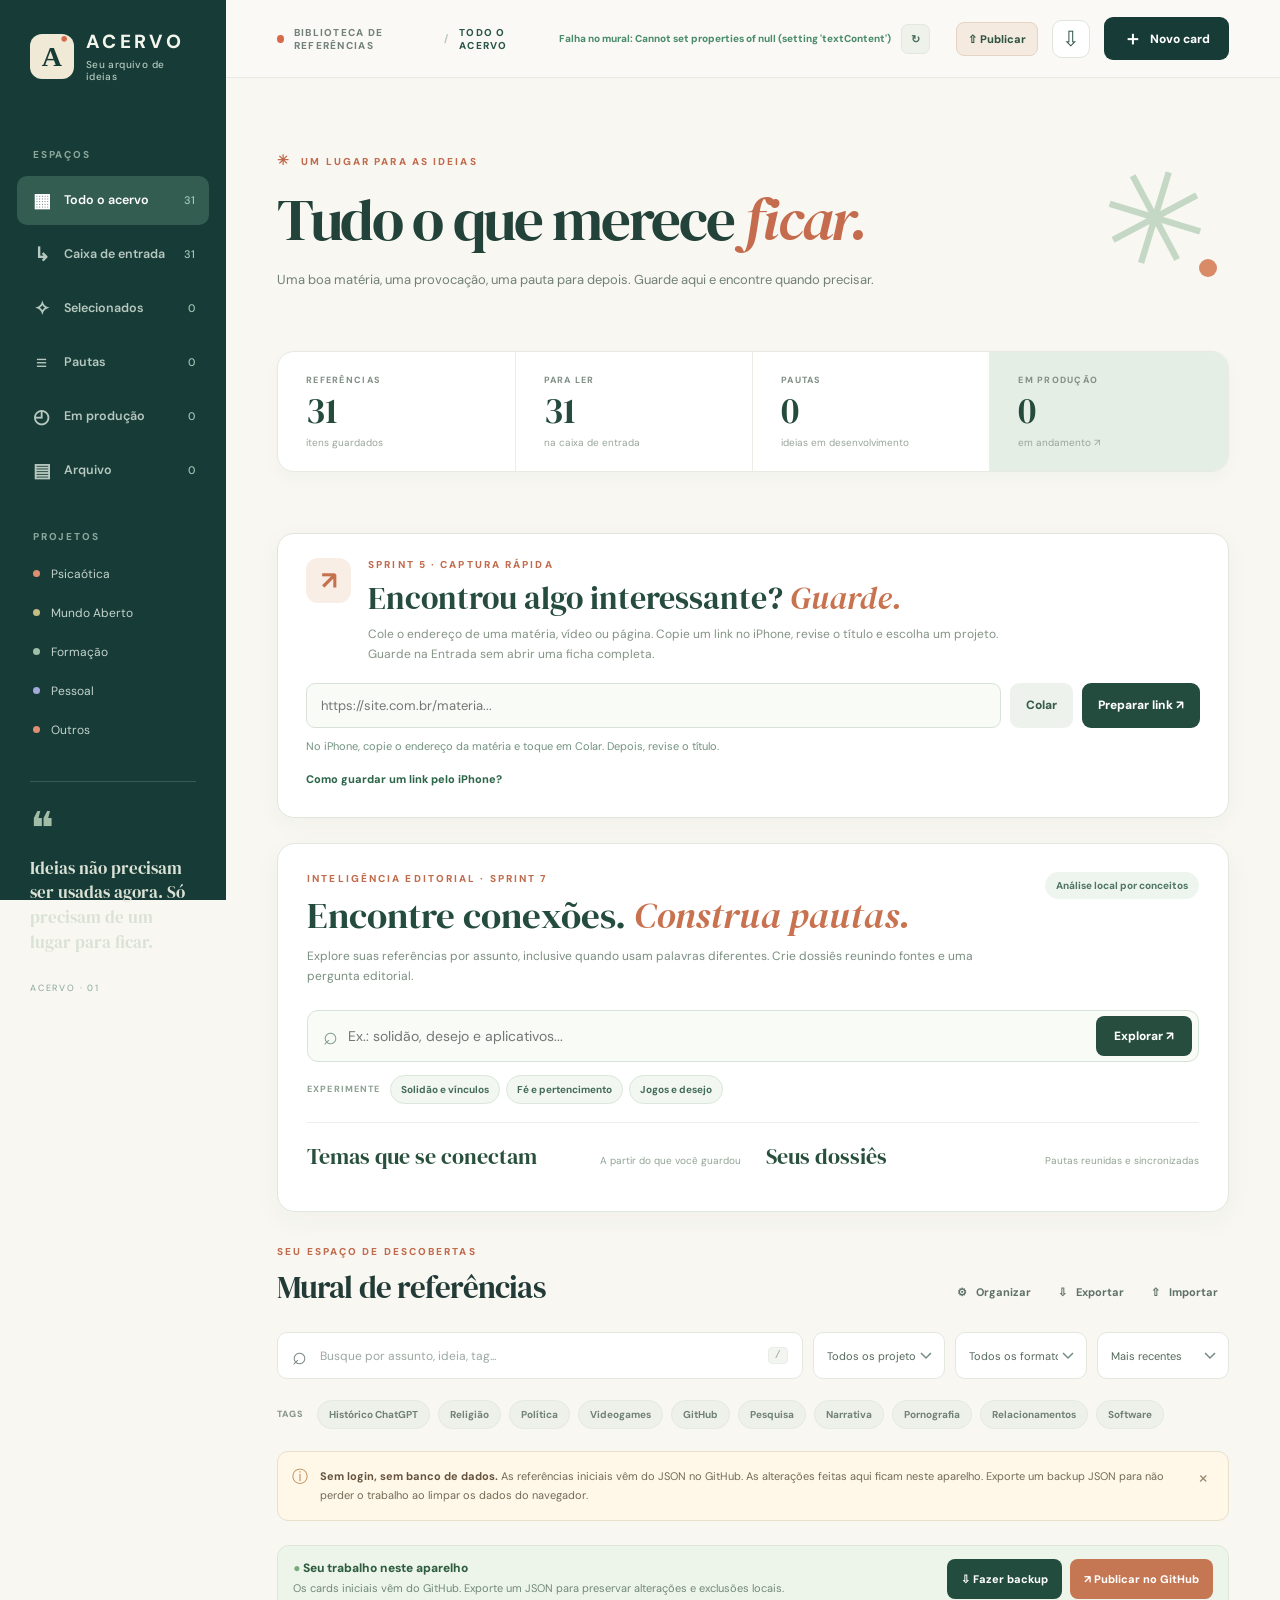
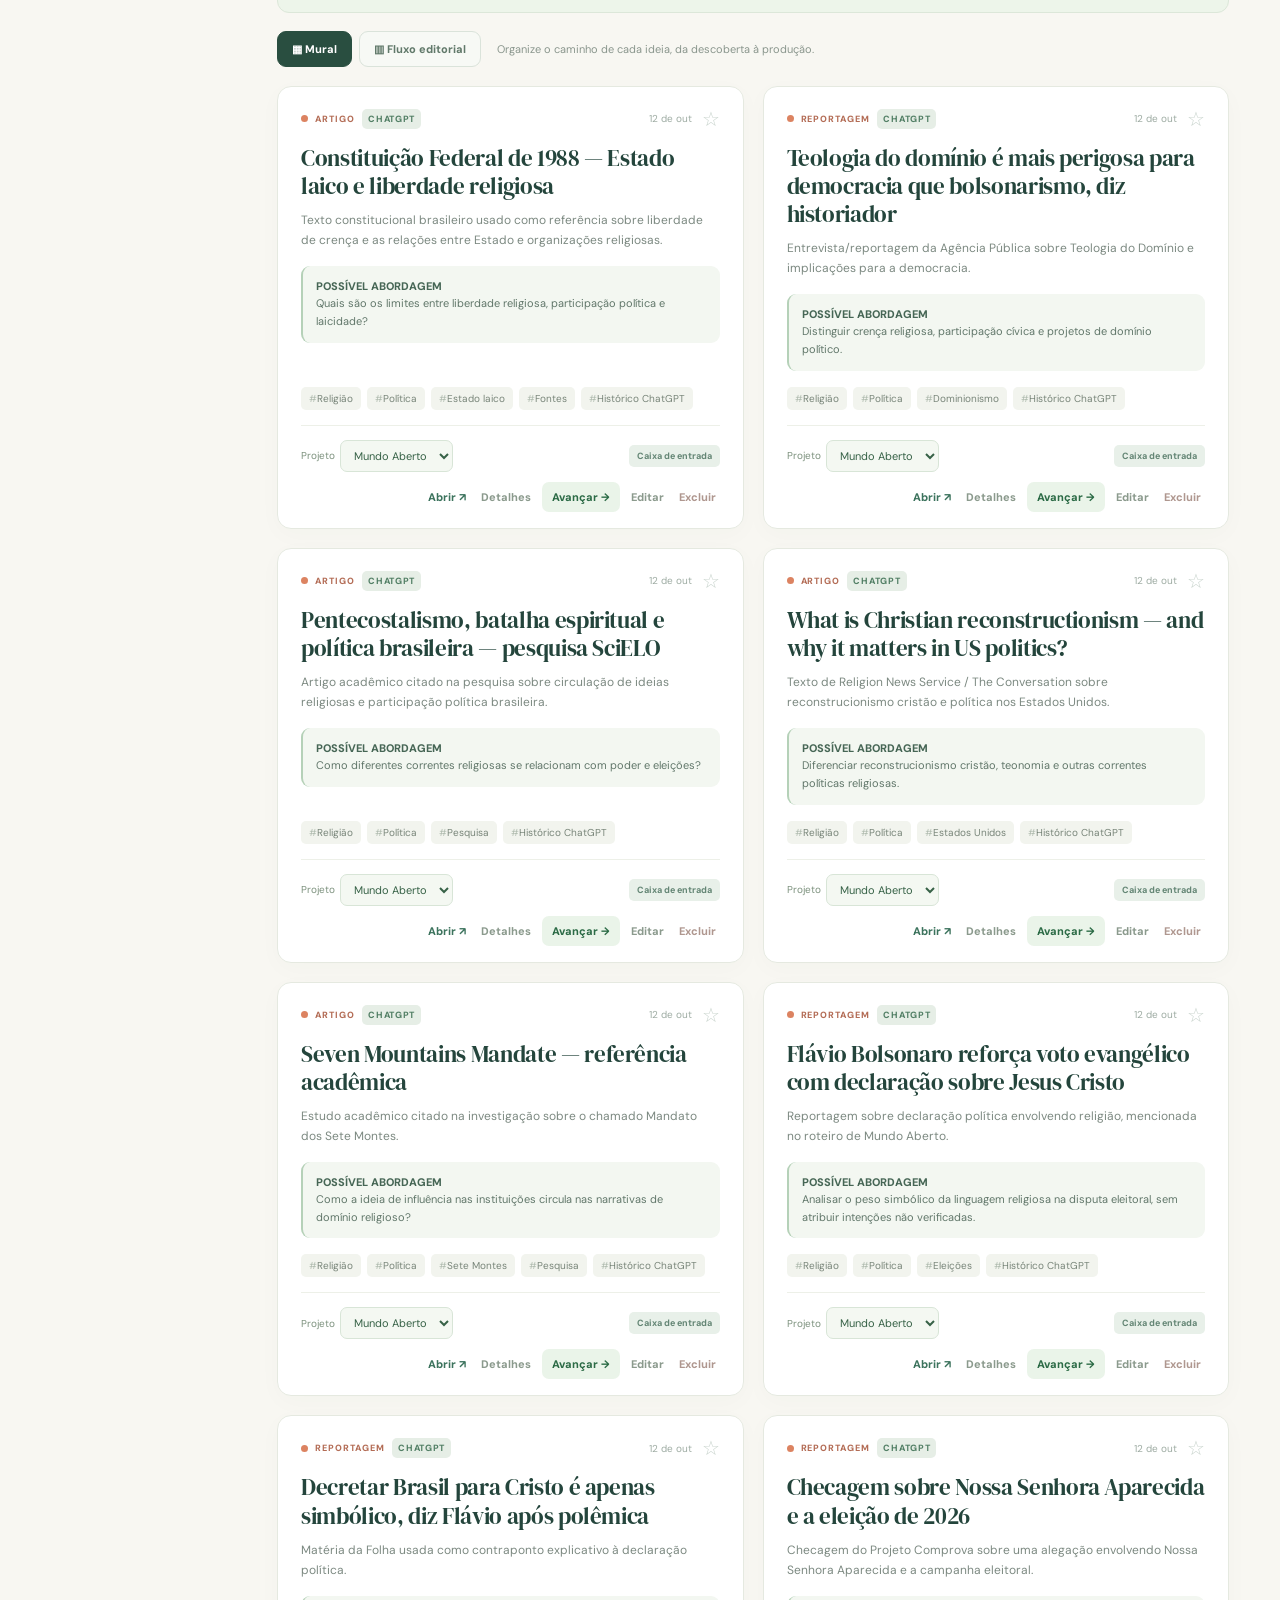
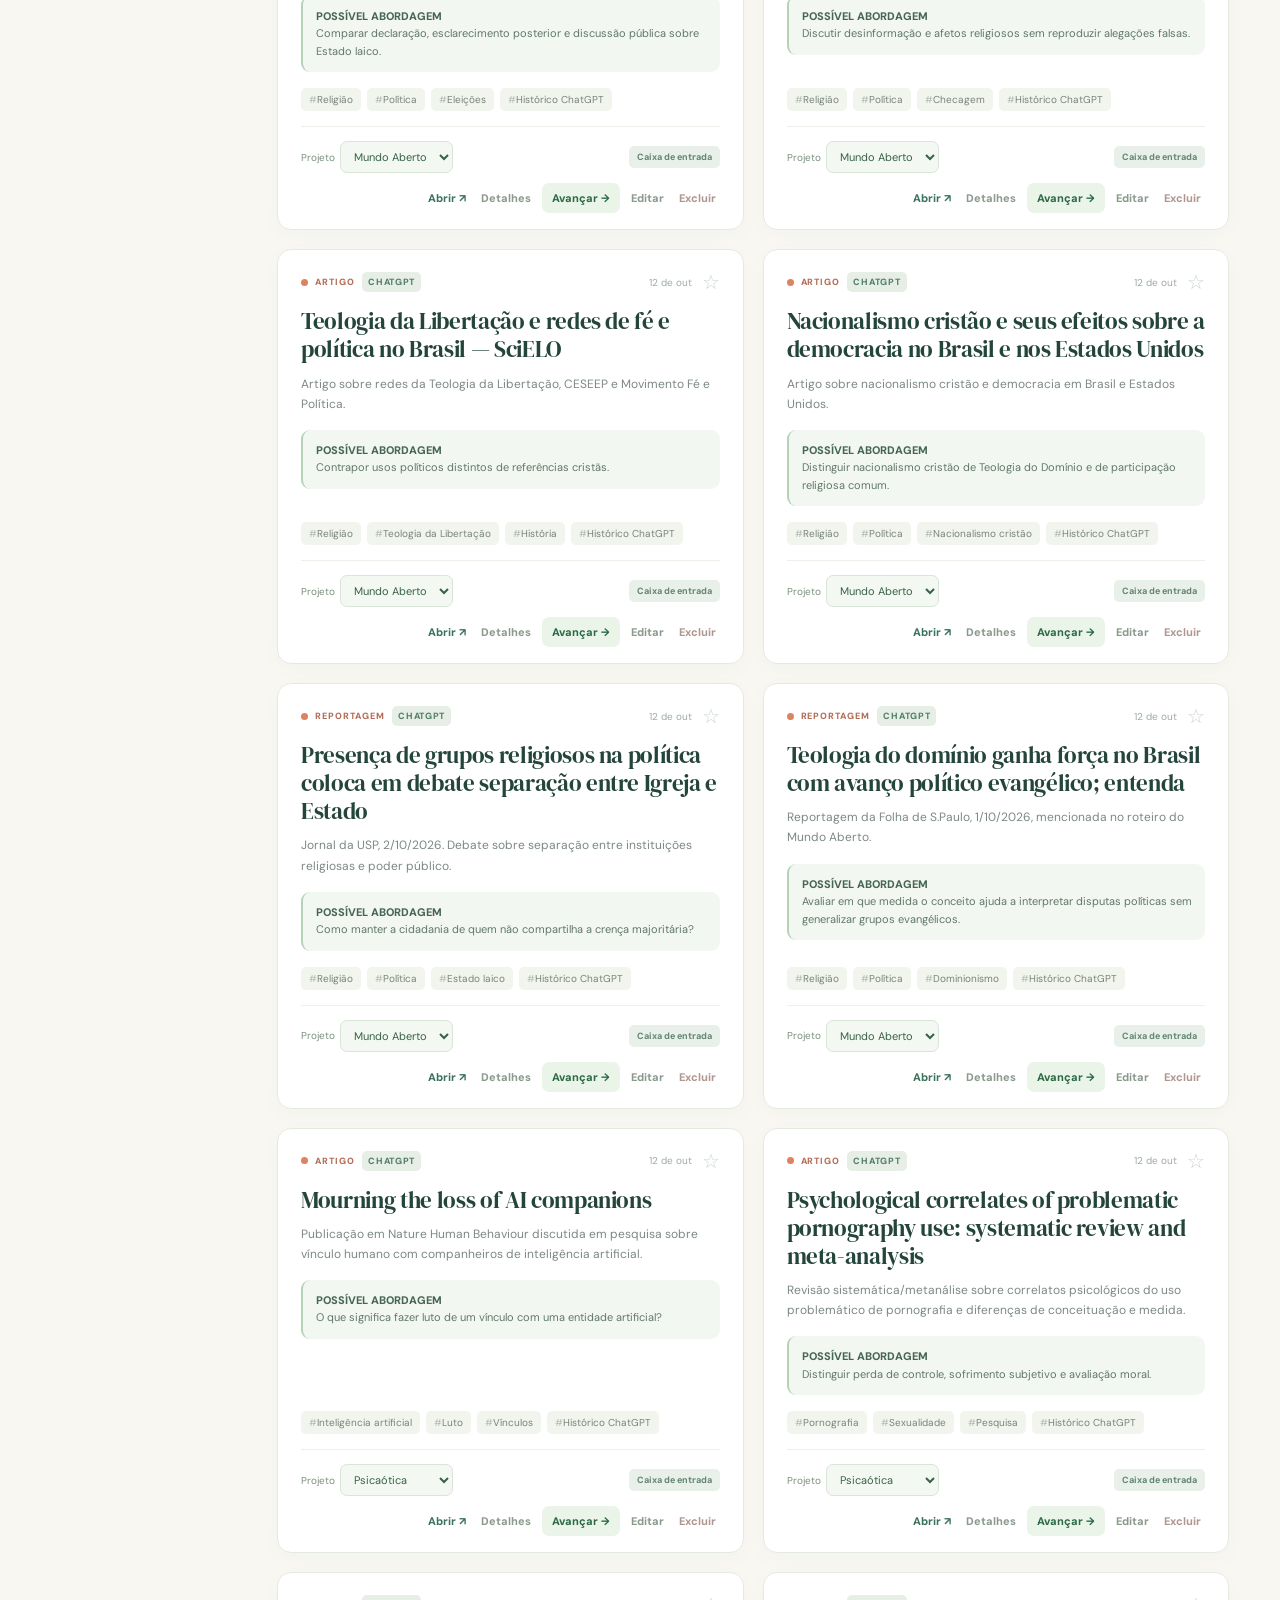
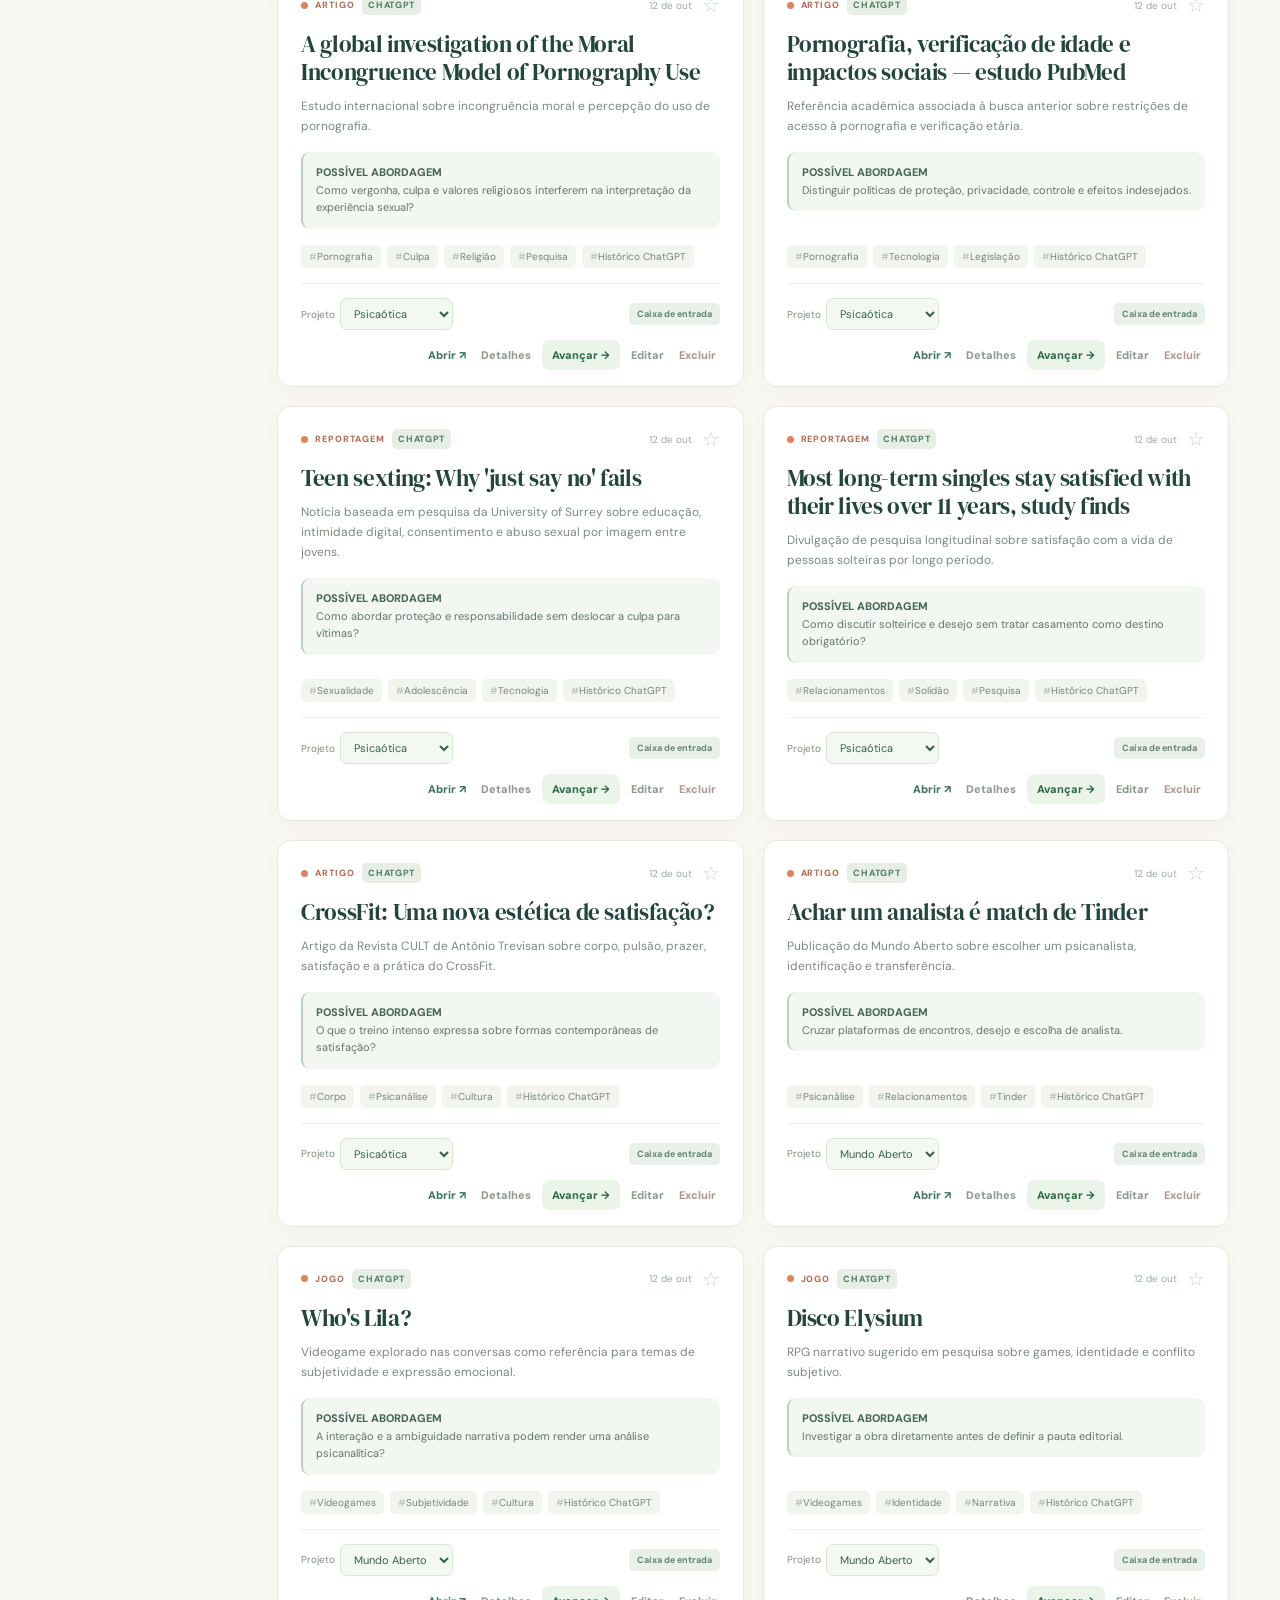
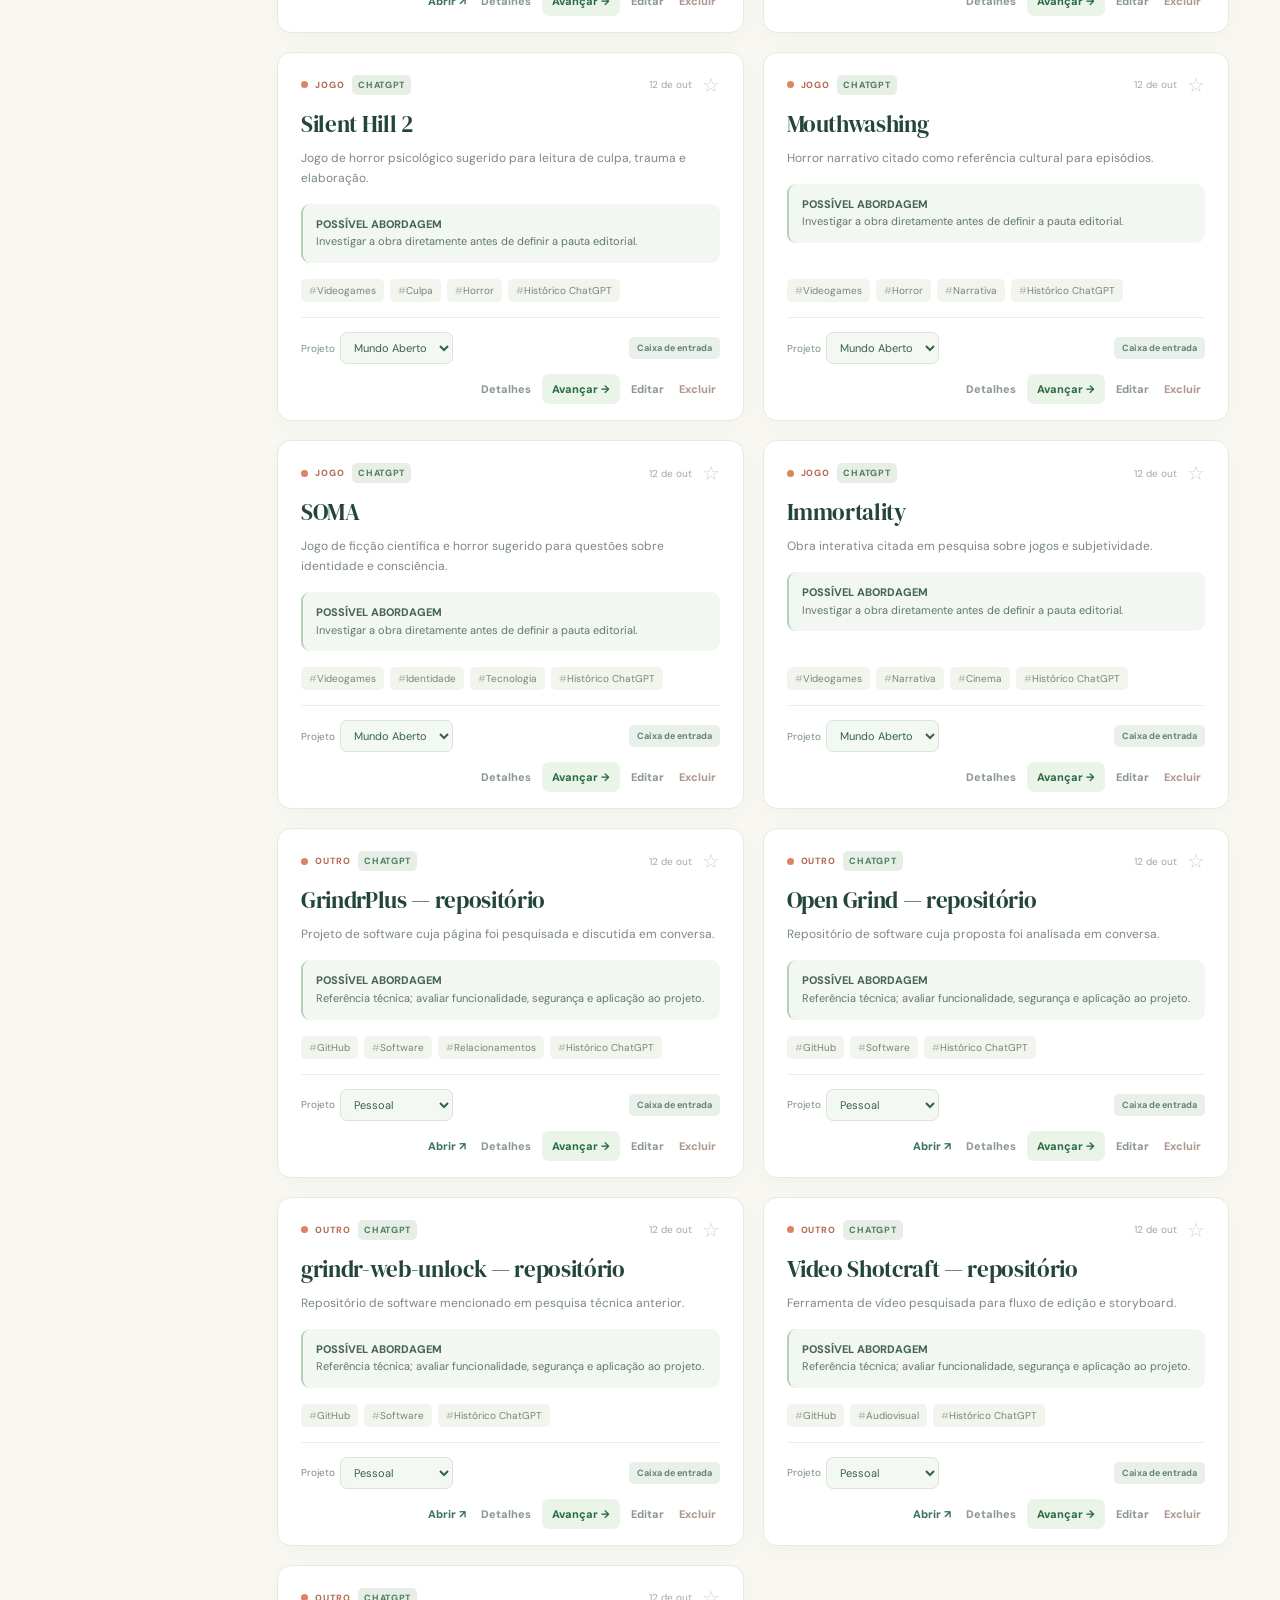
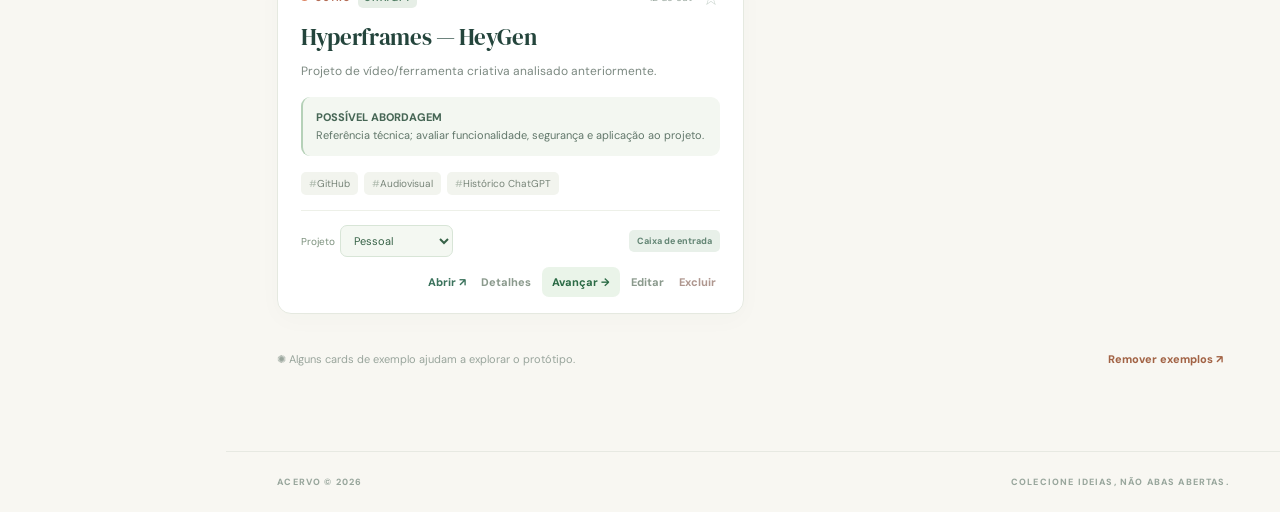
<file: acervo-sprint10-draft.html>
<!doctype html>
<html lang="pt-BR">
<head>
  <meta charset="utf-8">
  <meta name="viewport" content="width=device-width,initial-scale=1,viewport-fit=cover">
  <meta name="theme-color" content="#173b36">
  <meta name="color-scheme" content="light">
  <meta name="apple-mobile-web-app-capable" content="yes">
  <meta name="apple-mobile-web-app-status-bar-style" content="default">
  <meta name="apple-mobile-web-app-title" content="ACERVO">
  <meta name="mobile-web-app-capable" content="yes">
  <link rel="icon" type="image/svg+xml" href="./icons/icon.svg">
  <link rel="apple-touch-icon" sizes="180x180" href="./icons/icon-180.png">
  <meta name="description" content="ACERVO — um lugar para guardar referências, organizar ideias e acompanhar pautas.">
  <title>ACERVO — Edição direta</title>
  <style>@import url('https://fonts.googleapis.com/css2?family=DM+Sans:wght@400;500;600;700;800&family=DM+Serif+Display:ital@0;1&display=swap');
:root{--dark:#173b36;--dark-2:#234840;--ink:#233b37;--muted:#75817d;--cream:#f8f7f2;--line:#e7e9e2;--terracotta:#d66a4a;--mint:#dfece4;--white:#fff;--radius:17px}*{box-sizing:border-box}html{scroll-behavior:smooth}body{margin:0;background:var(--cream);font-family:'DM Sans',Arial,sans-serif;color:var(--ink);-webkit-font-smoothing:antialiased}button,input,select,textarea{font:inherit}button{cursor:pointer}button:focus-visible,input:focus-visible,select:focus-visible,textarea:focus-visible{outline:3px solid #f1ae7e;outline-offset:3px}a{color:inherit}.app-shell{display:flex;min-height:100vh}.sidebar{width:250px;flex:0 0 250px;background:var(--dark);color:#f4f5ed;min-height:100vh;display:flex;flex-direction:column;padding:31px 17px 24px;position:sticky;top:0;height:100vh}.brand{display:flex;align-items:center;gap:12px;margin:0 13px 65px}.brand-symbol{height:45px;width:45px;display:grid;place-items:center;background:#f0e9d5;color:var(--dark);border-radius:12px;font-family:Georgia,serif;font-size:28px;position:relative;font-weight:bold}.brand-symbol span{position:absolute;font-size:21px;right:6px;top:-7px;color:var(--terracotta)}.brand-text{font-size:19px;font-weight:800;letter-spacing:.18em;line-height:1.2}.brand-text small{font-size:10px;letter-spacing:.04em;font-weight:500;display:block;color:#b5c9bf;margin-top:5px}.sidebar-label{font-size:10px;letter-spacing:.18em;font-weight:800;color:#89a69b;padding:0 16px;margin-bottom:15px}.sidebar-section{margin-bottom:35px}.side-nav{display:grid;gap:5px}.nav-item{width:100%;border:0;color:#b6c8bf;background:transparent;display:flex;align-items:center;gap:12px;text-align:left;padding:12px 14px;border-radius:10px;font-size:12.5px;font-weight:600;transition:background .2s}.nav-item:hover{background:#295049;color:#fff}.nav-item.is-active{background:#345d52;color:#fff}.nav-item .nav-icon{font-size:19px;display:inline-grid;place-items:center;width:21px;flex-shrink:0}.nav-item b{font-weight:500;margin-left:auto;color:#9fc8b8;font-size:11px}.project-list{padding:0 12px;display:grid;gap:7px}.project-link{background:transparent;border:0;padding:8px 4px;display:flex;align-items:center;gap:11px;text-align:left;color:#c5d3ce;font-size:12px}.project-link:hover,.project-link.selected{color:#fff}.project-dot{width:7px;height:7px;border-radius:50%;background:#df8e70;flex-shrink:0}.project-link:nth-child(2) .project-dot{background:#c5bd82}.project-link:nth-child(3) .project-dot{background:#9fbfa8}.project-link:nth-child(4) .project-dot{background:#a2aada}.sidebar-bottom{margin-top:auto;margin-inline:13px;border-top:1px solid #3a5b51;padding-top:25px}.bottom-decor{font-family:Georgia,serif;font-size:45px;line-height:1;color:#a1bda7}.sidebar-bottom p{font-family:'DM Serif Display',Georgia,serif;font-size:17px;font-weight:400;line-height:1.45;max-width:195px;margin:4px 0 21px;color:#dae1d5}.sidebar-bottom>span{font-size:9px;letter-spacing:.2em;color:#89a69b}.content-shell{flex:1;min-width:0;display:flex;flex-direction:column}.topbar{height:78px;border-bottom:1px solid var(--line);display:flex;align-items:center;justify-content:space-between;padding:0 clamp(22px,4vw,67px);background:#faf9f5;gap:20px}.topbar-path{display:flex;align-items:center;gap:10px;font-size:10px;font-weight:800;letter-spacing:.13em;color:#73827a}.topbar-dot{height:8px;width:8px;display:inline-block;border-radius:50%;background:var(--terracotta)}.topbar-path .divider{color:#b9c5bd}.topbar-path #breadcrumb{color:#2b5649}.topbar-actions{display:flex;align-items:center;gap:14px}.icon-button{height:38px;width:38px;border:1px solid #dfe5dc;background:#fff;border-radius:10px;font-size:21px;color:#33584c}.button{border:0;display:inline-flex;align-items:center;justify-content:center;gap:8px;padding:11px 19px;border-radius:9px;font-size:12px;font-weight:800;min-height:43px;white-space:nowrap;transition:transform .15s,filter .15s}.button:hover{filter:brightness(1.07);transform:translateY(-1px)}.button-primary{background:var(--dark);color:#fff}.button-primary span{font-size:19px;line-height:0}.button-light{background:#f4f5f0;color:#455a51;border:1px solid #dfe4dd}.main-content{width:100%;max-width:1550px;margin:auto;padding:0 clamp(22px,4vw,67px) 70px;flex:1}.hero{display:flex;align-items:center;justify-content:space-between;padding:65px 0 52px;min-height:273px}.eyebrow,.section-overline{font-size:10px;letter-spacing:.21em;color:#c16a4c;font-weight:800}.small-spark{font-size:14px;padding-right:6px}.hero h1{font-family:'DM Serif Display',Georgia,serif;font-size:clamp(38px,4.6vw,64px);font-weight:400;letter-spacing:-.04em;line-height:1.12;margin:18px 0 15px;color:#234239}.hero h1 em{color:#c56c4e;font-weight:400}.hero p{max-width:620px;font-size:13px;line-height:1.8;color:#718077;margin:0}.hero-mark{position:relative;flex:0 0 150px;height:135px;display:grid;place-items:center}.hero-mark span{font-size:130px;line-height:1;color:#c4d8c5;font-weight:400;transform:rotate(17deg)}.hero-mark i{position:absolute;width:18px;height:18px;border-radius:50%;background:#d98b68;right:12px;bottom:12px}.metrics{display:grid;grid-template-columns:repeat(4,minmax(0,1fr));background:#fff;border:1px solid #e6eae3;border-radius:17px;overflow:hidden;box-shadow:0 7px 18px #26413807;margin-bottom:61px}.metric{min-height:119px;display:flex;flex-direction:column;justify-content:center;padding:22px 28px;border-right:1px solid #ecede7}.metric:last-child{border:0}.metric>span{font-size:9px;letter-spacing:.14em;font-weight:800;color:#829088}.metric strong{font-family:'DM Serif Display',Georgia,serif;font-size:36px;font-weight:400;color:#244b3c;line-height:1.2;margin:3px 0}.metric small{font-size:10px;color:#99a59b}.metric-accent{background:#e5eee4}.board-heading{display:flex;justify-content:space-between;align-items:flex-end;gap:20px;margin-bottom:24px}.board-heading h2{font-family:'DM Serif Display',Georgia,serif;font-weight:400;font-size:31px;letter-spacing:-.03em;margin:8px 0 0}.board-heading h2 span{display:inline-flex;align-items:center;justify-content:center;font-family:'DM Sans',sans-serif;font-size:11px;color:#7d9285;background:#e6eee5;vertical-align:middle;height:25px;min-width:25px;padding:0 8px;border-radius:12px;margin-left:4px;font-weight:700}.board-header-actions{display:flex;gap:5px}.quiet-button{display:flex;align-items:center;gap:9px;background:transparent;border:1px solid transparent;border-radius:9px;padding:8px 10px;font-size:11px;font-weight:700;color:#5e7168}.quiet-button:hover{background:#e9eee8;border-color:#dce5dd}.toolbar{display:flex;gap:10px;margin-bottom:20px}.searchbox{height:47px;flex:1;min-width:120px;display:flex;align-items:center;gap:11px;padding:0 14px;background:#fff;border:1px solid #e3e8df;border-radius:10px;color:#78877e}.searchbox:focus-within{border-color:#a0bcae}.searchbox span{font-size:25px;line-height:1}.searchbox input{width:100%;border:0;outline:0!important;background:transparent;font-size:12px;color:#284336}.searchbox input::placeholder{color:#9ca9a2}.searchbox kbd{font-size:10px;background:#f3f5f1;border:1px solid #e9ede8;color:#92a199;min-width:20px;text-align:center;padding:2px 4px;border-radius:4px}.toolbar select{width:157px;flex-shrink:0;appearance:none;border:1px solid #e3e8df;color:#54685d;border-radius:10px;font-size:11px;padding:0 28px 0 13px;background:#fff url("data:image/svg+xml,%3Csvg xmlns='http://www.w3.org/2000/svg' width='12' height='8'%3E%3Cpath d='m1 1 5 5 5-5' fill='none' stroke='%23758c81' stroke-width='1.5'/%3E%3C/svg%3E") no-repeat right 12px center}.tag-strip{display:flex;align-items:center;gap:12px;margin-bottom:22px;min-height:30px}.tag-prefix{font-size:9px;font-weight:800;letter-spacing:.12em;color:#87948b}.tag-scroll{display:flex;gap:8px;overflow-x:auto;scrollbar-width:none;align-items:center;flex:1}.tag-scroll::-webkit-scrollbar{display:none}.tag-chip{white-space:nowrap;background:#eef0ea;color:#708176;border:1px solid #e4e9e1;border-radius:100px;font-size:10px;font-weight:700;padding:7px 11px}.tag-chip:hover,.tag-chip.active{background:#27493f;color:#fff;border-color:#27493f}.clear-filters{border:none;background:transparent;color:#b45f43;font-weight:700;font-size:11px;white-space:nowrap}.notice{display:flex;align-items:flex-start;gap:12px;background:#fff8e9;border:1px solid #eadfc8;padding:15px 14px;border-radius:11px;color:#746956;font-size:11px;line-height:1.7;margin:0 0 24px}.notice strong{color:#65533d}.notice-icon{font-size:16px;line-height:1.2;color:#ba8550}.notice button{border:0;background:none;font-size:19px;color:#99886f;line-height:1;margin-left:auto}.card-grid{display:grid;grid-template-columns:repeat(3,minmax(0,1fr));align-items:stretch;gap:19px}.reference-card{background:#fff;border:1px solid #e5e9e0;border-radius:14px;padding:22px 23px 16px;display:flex;flex-direction:column;min-height:322px;position:relative;transition:box-shadow .2s,transform .2s;box-shadow:0 6px 24px #26413806}.reference-card:hover{transform:translateY(-3px);box-shadow:0 12px 30px #26413813}.card-top{display:flex;align-items:center;gap:7px;margin-bottom:15px;flex-wrap:wrap}.category-dot{height:7px;width:7px;border-radius:50%;background:#dc8361}.format-label{font-size:9px;letter-spacing:.11em;font-weight:800;color:#b36c55;text-transform:uppercase}.card-date{font-size:10px;color:#9daba2;margin-left:auto}.favorite-button{border:0;background:transparent;font-size:20px;color:#c9d4cd;padding:0 0 0 3px;line-height:1}.favorite-button.on{color:#c97750}.reference-card h3{margin:0 0 10px;font-family:'DM Serif Display',Georgia,serif;font-size:23px;line-height:1.22;letter-spacing:-.015em;font-weight:400;color:#24453c}.card-description{font-size:12px;color:#7c8981;line-height:1.67;margin:0 0 16px;display:-webkit-box;-webkit-line-clamp:3;-webkit-box-orient:vertical;overflow:hidden}.angle{font-size:11px;line-height:1.6;background:#f3f7f1;border-radius:9px;padding:12px 13px;color:#61776a;border-left:2px solid #b5d1b8;margin:0 0 16px}.angle b{font-weight:800;color:#466655}.card-tags{display:flex;flex-wrap:wrap;gap:6px;margin-top:auto;margin-bottom:15px}.card-tags span{font-size:10px;background:#f2f4ee;border-radius:5px;color:#788579;padding:5px 8px}.card-tags span::before{content:'#';color:#b4bfb3}.card-divider{height:1px;width:100%;background:#edf0e8;margin-bottom:14px}.card-footer{display:flex;justify-content:space-between;align-items:center;gap:6px}.project-name{display:flex;align-items:center;gap:6px;color:#7d8c80;font-size:10px;font-weight:700;min-width:0}.project-name i{height:7px;width:7px;background:#d9a183;border-radius:50%;flex-shrink:0}.card-actions{display:flex;align-items:center;gap:7px}.card-actions button,.card-actions a{font-size:11px;font-weight:800;background:transparent;border:none;color:#3c735d;text-decoration:none;white-space:nowrap;padding:4px}.card-actions .edit-btn{color:#8b9a8d}.card-actions .delete-btn{color:#af978f}.stage-badge{font-size:9px;color:#638574;background:#e8f0e9;padding:5px 8px;border-radius:5px;font-weight:700;white-space:nowrap;margin-left:auto}.stage-badge.producao{background:#f8e9dc;color:#b47753}.stage-badge.pauta{background:#e9edf9;color:#6b7bb0}.stage-badge.arquivo{background:#eee;color:#777}.stage-badge.selecionado{background:#fbefd8;color:#ab8247}.demo-badge{position:absolute;right:18px;top:-9px;background:#f3e9d6;border-radius:4px;font-size:8px;font-weight:800;color:#b08545;padding:4px 7px;letter-spacing:.07em}.demo-toolbar{display:flex;justify-content:space-between;gap:15px;align-items:center;margin-top:23px;padding:14px 0;color:#99a59c;font-size:11px}.demo-toolbar button{border:0;background:transparent;color:#a26345;font-weight:800;font-size:11px}.empty-state{padding:68px 20px;text-align:center;background:#fff;border:1px dashed #d8e2d7;border-radius:16px}.empty-symbol{font-size:72px;color:#b8d1bd}.empty-state h3{font-family:'DM Serif Display',Georgia,serif;font-size:30px;font-weight:400;margin:5px 0}.empty-state p{font-size:12px;color:#8c9b91;line-height:1.7;margin-bottom:20px}.footer{max-width:1550px;width:100%;margin:0 auto;padding:24px clamp(22px,4vw,67px);border-top:1px solid var(--line);display:flex;justify-content:space-between;align-items:center;color:#98a69c;font-size:9px;font-weight:800;letter-spacing:.13em}.mobile-nav,.fab{display:none}dialog{border:0;border-radius:17px;width:min(570px,calc(100vw - 28px));max-height:min(90vh,850px);padding:0;box-shadow:0 25px 90px #10251b60;background:#fff;color:var(--ink)}dialog::backdrop{background:#071e18a6;backdrop-filter:blur(5px)}dialog[open]{animation:pop .18s ease-out}@keyframes pop{from{transform:translateY(10px);opacity:.5}to{transform:translateY(0);opacity:1}}.dialog-head{padding:25px 28px 18px;border-bottom:1px solid #e7ebe4;display:flex;justify-content:space-between;align-items:start}.dialog-head h2{font-family:'DM Serif Display',Georgia,serif;font-size:28px;font-weight:400;margin:7px 0}.dialog-head p{font-size:12px;color:#859187;margin:0}.dialog-close{background:#f3f5f0;border:0;border-radius:7px;color:#64776c;font-size:23px;width:32px;height:32px}.dialog-body{padding:24px 28px;display:grid;gap:17px;max-height:56vh;overflow:auto}.field{display:flex;flex-direction:column;gap:7px;min-width:0}.field label{font-size:11px;font-weight:800;color:#4b6659}.field label span{color:#ba6e4e}.field input,.field textarea,.field select{border:1px solid #dae3d9;background:#fbfcf9;border-radius:8px;padding:11px 12px;width:100%;font-size:12px;color:#35493f;outline:none}.field textarea{resize:vertical;min-height:67px;line-height:1.5}.field input:focus,.field textarea:focus,.field select:focus{border-color:#79a08b}.field small{font-size:10px;color:#91a094}.field-grid{display:grid;grid-template-columns:1fr 1fr;gap:15px}.dialog-actions{border-top:1px solid #e6eae3;padding:17px 28px;display:flex;justify-content:flex-end;gap:9px}.toast{position:fixed;bottom:25px;right:25px;z-index:100;padding:14px 19px;border-radius:10px;background:#1e483b;color:#fff;font-size:12px;font-weight:700;box-shadow:0 14px 30px #183c3247;opacity:0;transform:translateY(18px);pointer-events:none;transition:.2s}.toast.show{opacity:1;transform:translateY(0)}
@media(max-width:1290px){.card-grid{grid-template-columns:repeat(2,minmax(0,1fr))}.toolbar select{width:132px}.sidebar{width:226px;flex-basis:226px}}@media(max-width:980px){.sidebar{width:204px;flex-basis:204px}.brand{margin-left:6px;margin-right:0}.brand-text{font-size:16px}.topbar{padding:0 25px}.main-content{padding:0 25px 50px}.metrics{margin-bottom:45px}.metric{padding:18px}.toolbar{flex-wrap:wrap}.searchbox{flex-basis:100%}.toolbar select{flex:1}.hero-mark{display:none}}@media(max-width:720px){.sidebar{display:none}.content-shell{padding-bottom:77px}.topbar{height:59px;padding:0 18px}.topbar-path{font-size:9px;white-space:nowrap;overflow:hidden;text-overflow:ellipsis}.topbar-path .divider,.topbar-path #breadcrumb{display:none}.top-add{display:none}.icon-button{height:35px;width:35px}.main-content{padding:0 18px 40px}.hero{padding:35px 0 30px;min-height:0}.hero h1{font-size:43px;margin:11px 0}.hero p{font-size:12px;line-height:1.6}.metrics{grid-template-columns:repeat(2,minmax(0,1fr));margin-bottom:38px}.metric{min-height:92px;padding:15px 18px}.metric:nth-child(2){border-right:0}.metric:nth-child(-n+2){border-bottom:1px solid #ecede7}.metric strong{font-size:30px}.board-heading{align-items:flex-end;margin-bottom:19px}.board-heading h2{font-size:29px}.board-header-actions{gap:0}.quiet-button{padding:8px 5px;font-size:16px}.quiet-button span{display:none}.toolbar{gap:8px}.searchbox{height:45px}.toolbar select{height:43px;min-width:0;width:auto;font-size:10px;padding-left:11px}.toolbar select:last-child{display:none}.tag-strip{gap:8px}.card-grid{grid-template-columns:1fr;gap:13px}.reference-card{min-height:0;padding:20px}.reference-card h3{font-size:25px}.card-description{font-size:12px}.notice{font-size:10px}.demo-toolbar{font-size:10px;align-items:flex-start}.mobile-nav{display:flex;position:fixed;bottom:0;left:0;right:0;height:calc(65px + env(safe-area-inset-bottom));padding-bottom:env(safe-area-inset-bottom);border-top:1px solid #dae2d7;background:#fff;z-index:20;box-shadow:0 -6px 25px #26413811;align-items:stretch;justify-content:space-around}.mobile-item{display:flex;flex-direction:column;justify-content:center;align-items:center;flex:1;border:0;background:transparent;gap:2px;color:#8b9e92}.mobile-item span{font-size:23px;line-height:1}.mobile-item small{font-size:9px;font-weight:800}.mobile-item.is-active{color:#255d48}.fab{display:grid;place-items:center;position:fixed;right:20px;bottom:calc(77px + env(safe-area-inset-bottom));height:54px;width:54px;z-index:22;background:var(--dark);color:#fff;border:3px solid #fff;border-radius:50%;box-shadow:0 6px 20px #1d4d3b40;font-size:27px}.footer{padding:20px 18px;font-size:8px}.footer span:last-child{display:none}.toast{bottom:calc(139px + env(safe-area-inset-bottom));right:14px;left:14px;text-align:center}.dialog-body{padding:17px 19px;max-height:60vh}.dialog-head{padding:22px 19px 17px}.dialog-actions{padding:14px 19px}.field-grid{gap:9px}.dialog-head h2{font-size:25px}}
@media(max-width:360px){.hero h1{font-size:37px}.board-heading h2{font-size:25px}.toolbar select{font-size:9px}}
@media(prefers-reduced-motion:reduce){*,*:before,*:after{animation:none!important;transition:none!important;scroll-behavior:auto!important}}
[hidden]{display:none!important}

/* Sprint 2 — conta, autenticação e sincronização */
.cloud-controls{display:flex;align-items:center;gap:10px;margin-right:12px;min-width:0}
.sync-status{font-size:10px;color:#4a8b6b;font-weight:800;white-space:nowrap}
.user-email{font-size:10px;color:#85978b;max-width:165px;overflow:hidden;text-overflow:ellipsis;white-space:nowrap}
.cloud-action{padding:7px 9px;background:#eff2eb;border:1px solid #e1e8df;border-radius:7px;color:#4b6e5d;font-size:11px;font-weight:800}
.cloud-action:hover{background:#dfeae0}
.auth-gate{position:fixed;inset:0;z-index:1000;background:linear-gradient(140deg,#e9efe7,#f8f7f2 55%,#e7e8de);display:grid;place-items:center;padding:22px;overflow:auto}
.auth-gate[hidden]{display:none!important}
.auth-panel{width:min(100%,430px);background:#fff;border:1px solid #e5e9e0;border-radius:19px;box-shadow:0 20px 80px #1a46361e;padding:clamp(25px,5vw,43px)}
.auth-brand{font-family:Georgia,serif;font-size:35px;letter-spacing:-.1em;color:#173b36;line-height:1;margin:0 0 29px}
.auth-brand span{color:#d66a4a}.auth-brand small{font-family:'DM Sans',Arial,sans-serif;font-weight:800;font-size:12px;letter-spacing:.2em;vertical-align:middle;margin-left:12px}
.auth-overline{font-size:10px;letter-spacing:.16em;color:#c37556;font-weight:800}
.auth-panel h1{font-family:'DM Serif Display',Georgia,serif;font-size:clamp(34px,5vw,46px);font-weight:400;line-height:1.07;margin:13px 0 17px;color:#21453a}
.auth-panel h1 em{color:#c86e4d}
.auth-panel p{font-size:13px;line-height:1.7;color:#788b7e;margin-bottom:28px}
.auth-panel form{display:flex;flex-direction:column;gap:8px}
.auth-panel label{font-size:11px;color:#446251;font-weight:800;margin-top:7px}
.auth-panel input{width:100%;padding:13px 14px;border-radius:9px;background:#f9fbf8;border:1px solid #dbe6dc;color:#254739;font-size:14px;outline:none}
.auth-panel input:focus{border-color:#6e9a80;box-shadow:0 0 0 3px #b9d1c544}
.auth-submit{border:0;border-radius:9px;background:#173b36;color:#fff;font-size:13px;font-weight:800;padding:14px;margin-top:10px}
.auth-submit:disabled{opacity:.6;cursor:wait}
.auth-error{color:#a85943;min-height:18px;font-size:12px;line-height:1.5;margin-top:6px}
.auth-bottom{display:flex;gap:12px;justify-content:center;align-items:center;margin:22px 0}
.auth-bottom button{border:0;background:transparent;color:#466a57;font-weight:800;font-size:11px}
.auth-bottom span{color:#ccd5cc}
.auth-foot{display:block;text-align:center;font-size:10px;color:#97a59b;line-height:1.6}
@media(max-width:980px){.user-email{display:none}.cloud-controls{gap:6px;margin-right:4px}}
@media(max-width:720px){.topbar-path{font-size:0}.topbar-path::before{content:'ACERVO';font-size:10px;letter-spacing:.1em;font-weight:800}.topbar-actions{gap:6px}.cloud-controls{margin-right:0}.sync-status{font-size:9px}.cloud-action{font-size:10px;padding:7px}.auth-panel{padding:30px 24px}}


/* SPRINT 3 — organização editorial */
[hidden]{display:none!important}
.sr-only{position:absolute!important;clip:rect(0,0,0,0);width:1px;height:1px;overflow:hidden;white-space:nowrap}
.view-switch{display:flex;align-items:center;gap:7px;flex-wrap:wrap;margin:0 0 19px}
.view-switch .view-toggle{border:1px solid #dae3da;padding:10px 14px;border-radius:9px;background:#f7f9f5;color:#61796a;font-size:11px;font-weight:800;white-space:nowrap}
.view-switch .view-toggle.is-active{background:#294e40;color:#fff;border-color:#294e40}
.view-switch>span{font-size:11px;color:#8a968d;margin-left:9px}
.quick-stage{display:inline-flex;max-width:100%;align-items:center;position:relative}
.quick-stage select,.detail-stage select{font-size:11px;max-width:185px;background:#f0f4ed;border:1px solid #d5dfd6;border-radius:7px;color:#2c5e4b;padding:7px 22px 7px 9px;font-weight:700;cursor:pointer}
.reference-card .card-footer{flex-wrap:wrap;gap:8px}
.reference-card .card-footer>.quick-stage{margin-left:auto}
.pipeline-board{display:grid;grid-template-columns:repeat(5,minmax(215px,1fr));gap:12px;align-items:start;overflow-x:auto;padding:2px 2px 22px;scrollbar-color:#b6c4b8 transparent}
.pipeline-column{background:#eaf0e9;border-radius:13px;border:1px solid #dce6db;min-height:300px;overflow:hidden;transition:border .16s,background .16s}
.pipeline-column.drop-target{border:2px dashed #d66a4a;background:#f4e8dc}
.pipeline-column-head{height:60px;padding:16px 14px 12px;display:flex;justify-content:space-between;align-items:center;border-bottom:1px solid #dce6dc}
.pipeline-column-head h3{font-family:'DM Sans',Arial,sans-serif;margin:0;font-weight:800;font-size:12px;color:#294e42}
.pipeline-column-head span{border-radius:20px;background:#d7e4d7;color:#365e4a;padding:3px 8px;font-size:11px;font-weight:800}
.pipeline-column-body{padding:11px;display:grid;gap:10px}
.pipeline-card{background:#fff;border-radius:10px;border:1px solid #e1e8dd;box-shadow:0 2px 11px #24452a08;padding:14px;cursor:grab}
.pipeline-card:active{cursor:grabbing}
.pipeline-type{font-size:9px;font-weight:800;color:#c47857;letter-spacing:.09em;text-transform:uppercase}
.pipeline-card h3{font-family:'DM Serif Display',Georgia,serif;font-size:17px;font-weight:400;line-height:1.24;color:#253f35;margin:8px 0}
.pipeline-card p{color:#75847a;font-size:11px;line-height:1.55;margin:0 0 14px;display:-webkit-box;-webkit-line-clamp:3;-webkit-box-orient:vertical;overflow:hidden}
.pipeline-card-meta{display:flex;align-items:center;justify-content:space-between;padding-top:10px;border-top:1px solid #edf0ea;font-size:10px;color:#60786a}
.mini-star{color:#d58f45}
.pipeline-actions{display:flex;gap:7px;align-items:center;flex-wrap:wrap;margin-top:11px}
.pipeline-actions .quick-stage{flex:1}
.pipeline-actions .quick-stage select{width:100%;max-width:100%;font-size:10px}
.pipeline-detail-btn{background:transparent;border:0;padding:7px 0;color:#28614c;font-size:10px;font-weight:800;white-space:nowrap}
.pipeline-empty{margin:6px;color:#8b9c91;font-size:11px;line-height:1.5}
.editorial-dialog{border:1px solid #e1e8df;border-radius:19px;padding:0;width:min(95vw,650px);max-height:min(88dvh,900px);background:#fff;box-shadow:0 25px 90px #1a3b3538;overflow:auto;color:#263f35}
.editorial-dialog::backdrop{background:#102f2cc4;backdrop-filter:blur(4px)}
.editorial-dialog-head{padding:23px 27px 15px;display:flex;align-items:flex-start;justify-content:space-between;gap:15px}
.editorial-dialog-head h2{font-family:'DM Serif Display',Georgia,serif;font-size:29px;font-weight:400;margin:8px 0 0}
.editorial-close{height:35px;width:35px;display:grid;place-items:center;flex:none;border:1px solid #e0e7df;border-radius:9px;background:#f5f7f4;font-size:23px;color:#466357}
.editorial-dialog-actions{display:flex;justify-content:flex-end;gap:10px;padding:17px 27px 24px;border-top:1px solid #e8eee8}
#detailsContent{padding:7px 27px 22px}
.detail-meta{display:flex;gap:7px;flex-wrap:wrap}
.detail-meta span{background:#e8efe8;border-radius:50px;padding:6px 11px;font-size:10px;font-weight:800;color:#466756}
#detailTitle{font-family:'DM Serif Display',Georgia,serif;font-size:clamp(29px,4vw,39px);font-weight:400;line-height:1.13;margin:17px 0 9px;overflow-wrap:anywhere;color:#24463b}
.detail-dates{font-size:11px;color:#8b988e}
.detail-stage{display:flex;align-items:center;gap:12px;margin:21px 0;padding:14px;background:#f2f5ef;border-radius:11px}
.detail-stage label{font-size:11px;font-weight:800;color:#597266}
.detail-stage select{max-width:none;margin-left:auto}
.detail-block{margin:19px 0}
.detail-block h3{font-size:10px;text-transform:uppercase;letter-spacing:.12em;color:#ba785b;font-weight:800;margin:0 0 9px}
.detail-block p{margin:0;color:#3e5a4c;white-space:pre-wrap;overflow-wrap:anywhere;line-height:1.72;font-size:13px}
.detail-tags{display:flex;gap:7px;flex-wrap:wrap}
.detail-tags span{font-size:10px;border:1px solid #dce7dc;border-radius:30px;padding:5px 10px;color:#587363}
.detail-source{display:inline-flex;margin-top:12px;padding:12px 17px;background:#244d3e;color:#fff;border-radius:9px;text-decoration:none;font-weight:800;font-size:12px;overflow-wrap:anywhere}
.detail-no-link{font-size:11px;color:#8a988c;margin-top:14px}
.organize-tabs{margin:0 27px 12px;display:flex;gap:5px;border-bottom:1px solid #e4ebe3}
.organize-tabs button{padding:11px 17px;background:transparent;border:0;border-bottom:2px solid transparent;color:#71887a;font-weight:800;font-size:12px}
.organize-tabs button.is-active{border-bottom-color:#c67151;color:#2a5142}
.manage-intro{font-size:12px;line-height:1.6;color:#809084;margin:0 0 14px}
#projectsPanel,#tagsPanel{padding:13px 27px 26px;min-height:240px}
.manage-add{display:flex;gap:9px;margin-bottom:18px}
.manage-add input{flex:1;min-width:0;border:1px solid #dce7dd;background:#f8faf7;border-radius:9px;padding:11px 13px;font-size:12px}
.manage-add .button{min-width:88px}
.manage-list{display:grid;gap:7px;max-height:38dvh;overflow-y:auto}
.manage-row{border:1px solid #e4eae3;border-radius:10px;padding:12px 14px;display:flex;align-items:center;gap:10px;justify-content:space-between}
.manage-name{display:flex;align-items:center;gap:9px;flex-wrap:wrap;min-width:0;color:#365344;font-size:12px;font-weight:800;overflow-wrap:anywhere}
.manage-name small{font-size:10px;color:#8a9b8f;font-weight:500}
.manage-dot{background:#d28f70;height:8px;width:8px;border-radius:50%;flex:none}
.manage-tag{color:#bd775a;font-size:15px}
.manage-actions{display:flex;align-items:center;gap:8px;flex:none}
.manage-actions button{font-size:10px;color:#3e705a;background:#eff4ee;border:0;border-radius:6px;padding:7px 9px;font-weight:800}
.manage-actions button.danger-action{background:#f9efea;color:#af654d}
.manage-blank{color:#8b998c;font-size:12px;padding:25px;text-align:center}
@media(max-width:1210px){.pipeline-board{grid-template-columns:repeat(5,minmax(238px,238px));scroll-snap-type:x proximity}.pipeline-column{scroll-snap-align:start}}
@media(max-width:720px){
 .view-switch{gap:6px}.view-switch>span{width:100%;margin:4px 0 0;font-size:10px}
 .view-switch .view-toggle{padding:11px 13px}
 .pipeline-board{grid-template-columns:repeat(5,minmax(82vw,82vw));gap:12px;margin-right:-22px;padding-right:22px;scroll-snap-type:x mandatory}
 .pipeline-column{scroll-snap-align:start;min-height:260px}
 .editorial-dialog{width:calc(100vw - 20px);max-height:90dvh;border-radius:16px}
 .editorial-dialog-head{padding:19px 18px 12px}
 .editorial-dialog-actions{padding:15px 18px 18px;flex-wrap:wrap}
 #detailsContent{padding:7px 18px 20px}
 .organize-tabs{margin:0 18px 10px}
 #projectsPanel,#tagsPanel{padding:12px 18px 21px}
 .manage-row{align-items:flex-start;flex-direction:column}
 .manage-actions{align-self:flex-end}
 .manage-name{width:100%}
 .detail-stage{align-items:flex-start;flex-direction:column;gap:9px}
 .detail-stage select{margin-left:0;width:100%}
}


/* Sprint 4 — biblioteca de captura pelo ChatGPT */
.chatgpt-integration{display:flex;align-items:center;justify-content:space-between;gap:28px;margin:0 0 30px;background:#173b36;color:#f1f4ee;padding:25px 28px;border-radius:17px;box-shadow:0 15px 30px #233f3010}
.chatgpt-intro{display:flex;align-items:flex-start;gap:17px;min-width:0;flex:1}
.chatgpt-symbol{flex:none;display:grid;place-items:center;width:44px;height:44px;border-radius:13px;background:#2e594b;color:#e4b89b;font-size:29px}
.chatgpt-intro .section-overline{color:#b4cdbe}
.chatgpt-intro h2{font-family:'DM Serif Display',Georgia,serif;font-size:clamp(22px,2.8vw,29px);font-weight:400;margin:8px 0 8px;line-height:1.2;color:#f0f5ed}
.chatgpt-intro h2 em{color:#dfb299}
.chatgpt-intro p{max-width:610px;font-size:12px;color:#d0dfd6;line-height:1.75;margin:0 0 12px}
.chatgpt-example{display:inline-block;border:1px solid #517367;border-radius:9px;background:#224c3f;padding:9px 12px;margin:0 0 12px;font-size:11px;color:#edf5eb;font-weight:700}
.chatgpt-intro small{display:block;max-width:620px;font-size:10px;line-height:1.6;color:#9db8ab}
.chatgpt-connect{display:flex;flex-direction:column;align-items:flex-end;gap:12px;min-width:196px}
.chatgpt-status{display:inline-flex;font-size:10px;font-weight:800;color:#d6baa1;text-align:right;line-height:1.4}
.chatgpt-status.is-enabled{color:#b4edb8}
.chatgpt-connect-btn{background:#f2ede1;border:none;color:#274339;border-radius:9px;padding:13px 18px;min-height:43px;font-size:11px;font-weight:800;white-space:nowrap}
.chatgpt-connect-btn.is-enabled{background:#30574a;color:#e2f2e5;border:1px solid #638877}
.chatgpt-connect-btn:disabled{opacity:.65;cursor:wait}
.chat-origin{font-size:9px;font-weight:800;color:#527f65;letter-spacing:.08em;padding:4px 6px;background:#e6eee6;border-radius:5px;white-space:nowrap}
.detail-meta .detail-chat-origin{background:#e4f0e8;color:#3d7554}
@media (max-width:980px){.chatgpt-integration{align-items:stretch;flex-direction:column;gap:16px}.chatgpt-connect{align-items:flex-start}.chatgpt-status{text-align:left}}
@media (max-width:720px){.chatgpt-integration{padding:20px 17px;margin:0 0 25px;gap:15px;border-radius:13px}.chatgpt-intro{gap:12px}.chatgpt-symbol{width:37px;height:37px;font-size:23px}.chatgpt-intro h2{font-size:25px}.chatgpt-intro p{font-size:12px}.chatgpt-example{font-size:11px;line-height:1.5}.chatgpt-connect{width:100%;gap:9px}.chatgpt-connect-btn{width:100%}}


/* Sprint 5 — captura rápida e revisão antes de salvar */
.quick-capture{position:relative;margin:0 0 25px;padding:24px 28px 23px;background:#fff;border:1px solid #e0e6db;border-radius:17px;box-shadow:0 5px 25px #2947320a}
.quick-capture-head{display:flex;align-items:flex-start;gap:17px;margin-bottom:18px}
.quick-capture-symbol{flex:none;display:grid;place-items:center;width:45px;height:45px;border-radius:12px;background:#f9eee6;color:#c5714d;font-weight:800;font-size:25px}
.quick-capture-head h2{font-family:'DM Serif Display',Georgia,serif;font-size:clamp(23px,3vw,32px);font-weight:400;color:#264c3f;line-height:1.19;margin:8px 0}
.quick-capture-head h2 em{color:#c9724f}
.quick-capture-head p{font-size:12px;color:#849386;line-height:1.65;max-width:640px;margin:0}
.quick-capture-form{display:flex;gap:9px;align-items:stretch;max-width:100%}
.quick-capture-form input{min-width:0;flex:1;border:1px solid #d8e2d9;border-radius:9px;background:#f9fbf7;color:#304e43;padding:12px 14px;font-size:13px}
.quick-capture-form input:focus{outline:2px solid #bcd5c4;outline-offset:1px}
.quick-capture-form button{border:0;border-radius:9px;padding:12px 16px;font-size:12px;font-weight:800;white-space:nowrap;min-height:45px}
.quick-paste{color:#365b4a;background:#edf3ec}
.quick-fetch{color:#fff;background:#244c3e}
.quick-capture-form button:disabled{opacity:.58;cursor:wait}
.quick-capture-status{margin:10px 0 0;min-height:15px;color:#729280;font-size:11px;line-height:1.5}
.quick-capture-status.capture-error{color:#a55f43}
.quick-capture-result{margin-top:17px;background:#f1f6ef;border:1px solid #dceadd;border-radius:12px;padding:17px 19px;display:flex;align-items:center;justify-content:space-between;gap:20px}
.quick-site{font-weight:800;font-size:10px;letter-spacing:.06em;text-transform:uppercase;color:#b97856}
.quick-capture-result h3{font-family:'DM Serif Display',Georgia,serif;color:#2a5040;font-weight:400;line-height:1.23;margin:8px 0;font-size:clamp(19px,2.3vw,25px);overflow-wrap:anywhere}
.quick-capture-result p{color:#607a68;font-size:12px;line-height:1.55;max-height:65px;overflow:hidden;max-width:650px;margin:0 0 8px}
.quick-capture-result small{color:#8b9b8e;line-height:1.5;font-size:10px;display:block;max-width:620px}
.quick-capture-result .button{flex:none}
@media(max-width:840px){.quick-capture-result{align-items:flex-start;flex-direction:column}.quick-capture-result .button{align-self:flex-end}}
@media(max-width:720px){
 .quick-capture{padding:20px 16px;margin-bottom:22px;border-radius:13px}
 .quick-capture-head{gap:10px;margin-bottom:15px}
 .quick-capture-symbol{width:36px;height:36px;font-size:22px;border-radius:10px}
 .quick-capture-head h2{font-size:25px}
 .quick-capture-head p{font-size:11px}
 .quick-capture-form{display:grid;grid-template-columns:1fr auto;gap:8px}
 .quick-capture-form input{grid-column:1 / -1;width:100%;font-size:16px;padding:13px 12px}
 .quick-capture-form button{font-size:12px}
 .quick-fetch{grid-column:1 / 2;grid-row:2}
 .quick-paste{grid-column:2 / 3;grid-row:2}
 .quick-capture-result{padding:15px;gap:12px}
 .quick-capture-result .button{align-self:stretch}
}


/* Sprint 6 — app instalável no iPhone */
.pwa-offline-banner{position:sticky;top:0;z-index:70;padding:12px 18px;background:#f5e9df;border-bottom:1px solid #e4cdbb;color:#81583a;text-align:center;font-size:12px;font-weight:700;line-height:1.5}
.pwa-install-banner{display:flex;align-items:center;gap:15px;margin:-12px 0 28px;border-radius:14px;padding:15px 16px;background:#e9f1e8;border:1px solid #d9e6d9;position:relative}
.pwa-install-banner>img{height:53px;width:53px;flex-shrink:0;border-radius:12px;box-shadow:0 3px 12px #13392b21}
.pwa-install-copy{flex:1;min-width:0}
.pwa-install-copy strong{font-size:13px;color:#254e3e;font-weight:800;display:block}
.pwa-install-copy p{margin:5px 0 0;color:#607c69;font-size:11px;line-height:1.5}
.pwa-install-action{border:0;border-radius:9px;background:#254c3e;color:#fff;min-height:42px;padding:10px 13px;font-size:11px;font-weight:800;white-space:nowrap}
.pwa-dismiss{align-self:flex-start;border:0;background:transparent;font-size:22px;line-height:1;color:#799284;min-height:27px;min-width:27px}
.pwa-footer-link{border:0;background:transparent;color:#537763;font-size:11px;font-weight:800;white-space:nowrap;padding:8px}
.pwa-install-dialog{padding:25px;width:min(440px,calc(100vw - 30px));border:0;border-radius:18px;box-shadow:0 25px 80px #142f3065;color:#254738}
.pwa-dialog-top{display:flex;justify-content:space-between;align-items:flex-start}
.pwa-dialog-top img{border-radius:15px;box-shadow:0 6px 19px #13392b22}
.pwa-dialog-top button{border:0;background:#f0f3ed;border-radius:8px;font-size:22px;color:#587667;width:33px;height:33px}
.pwa-install-dialog h2{font:normal 30px/1.2 'DM Serif Display',Georgia,serif;margin:25px 0 15px;color:#254b3c}
.pwa-install-dialog>p{font-size:13px;line-height:1.8;color:#607768;margin:0 0 20px}
.pwa-steps{display:flex;align-items:center;flex-wrap:wrap;gap:8px;background:#ecf3ea;border:1px solid #dce8da;border-radius:11px;padding:11px 13px;color:#436c56;font-size:11px;font-weight:800;margin-bottom:17px}
.pwa-steps b{font-size:18px;color:#bb7659}
.pwa-install-dialog .pwa-install-note{font-size:11px;color:#849586}
.pwa-install-dialog>.button{width:100%;margin-top:8px}
.pwa-update-bar{position:fixed;left:50%;bottom:calc(16px + env(safe-area-inset-bottom));transform:translateX(-50%);z-index:94;display:flex;align-items:center;justify-content:space-between;gap:14px;width:min(440px,calc(100% - 25px));box-shadow:0 12px 40px #153b3270;background:#1f4539;color:#fff;border-radius:13px;padding:12px 14px;font-size:11px;font-weight:700;line-height:1.5}
.pwa-update-bar button{flex:none;background:#f2ecde;color:#1f4939;border:0;padding:10px 11px;border-radius:8px;font-weight:800;font-size:11px}
.pwa-offline-banner[hidden],.pwa-update-bar[hidden],.pwa-install-banner[hidden],.pwa-footer-link[hidden]{display:none!important}
@media (display-mode:standalone){
 .topbar{height:calc(78px + env(safe-area-inset-top));padding-top:env(safe-area-inset-top)}
 .app-shell{min-height:100dvh}
}
@media(max-width:720px){
 .pwa-install-banner{margin:0 0 21px;display:grid;grid-template-columns:42px minmax(0,1fr) 22px;gap:9px;padding:14px 12px}
 .pwa-install-banner>img{width:42px;height:42px;border-radius:10px}
 .pwa-install-copy strong{font-size:12px}
 .pwa-install-copy p{font-size:10px}
 .pwa-dismiss{grid-column:3;grid-row:1;min-width:22px;min-height:22px;font-size:19px}
 .pwa-install-action{grid-column:2;grid-row:2;width:max-content;min-height:37px;padding:8px 12px}
 .pwa-install-dialog{padding:20px;border-radius:16px;max-height:90dvh;overflow:auto}
 .pwa-install-dialog h2{font-size:28px}
 .pwa-update-bar{bottom:calc(81px + env(safe-area-inset-bottom))}
 .field input,.field textarea,.field select,.auth-panel input,.manage-add input{font-size:16px}
 .field textarea{min-height:96px}
 .mobile-item{min-height:44px}
 .mobile-item small{font-size:10px}
 .fab{width:56px;height:56px}
}


/* Sprint 7 — Laboratório de pautas / inteligência editorial */
.insights-lab{background:#fff;border:1px solid #e1e7df;border-radius:18px;box-shadow:0 8px 30px #27472f0a;padding:28px 29px;margin:0 0 33px;overflow:hidden}
.insights-heading{display:flex;align-items:flex-start;justify-content:space-between;gap:20px}
.insights-heading h2{font-family:'DM Serif Display',Georgia,serif;font-size:clamp(26px,3.3vw,37px);font-weight:400;color:#244c3e;line-height:1.15;margin:9px 0}
.insights-heading h2 em{color:#c97250}
.insights-heading p{font-size:12px;line-height:1.7;color:#7a8e80;margin:0 0 18px;max-width:690px}
.insights-method{background:#eef5ee;color:#517764;font-size:10px;font-weight:800;padding:7px 11px;border-radius:40px;flex:none}
.insights-search-form{display:flex;align-items:center;gap:10px;border:1px solid #d5e3d8;border-radius:11px;background:#f8fbf6;padding:5px 6px 5px 15px;margin-top:5px}
.insights-search-form span{font-size:25px;color:#829e89}
.insights-search-form input{background:transparent;border:0;outline:0;flex:1;min-width:0;color:#2e5544;font-size:14px;padding:10px 0}
.insights-search-form input:focus-visible{outline:none}
.insights-search-form:focus-within{outline:2px solid #b8d0bf;outline-offset:2px}
.insights-search-form button{background:#264d3e;border:0;color:#fff;font-size:12px;font-weight:800;border-radius:8px;padding:12px 18px;white-space:nowrap}
.insights-suggest{display:flex;align-items:center;gap:6px;flex-wrap:wrap;margin:13px 0 16px}
.insights-suggest span{font-size:9px;letter-spacing:.12em;color:#8da094;font-weight:800;margin-right:4px}
.insights-suggest button{border:1px solid #dbe7db;border-radius:50px;background:#f2f7f1;padding:7px 10px;font-size:10px;color:#446b58;font-weight:700}
.insights-results{margin:0 0 18px}
.insights-tip{background:#f6f8f4;border-radius:9px;padding:14px 16px;font-size:11px;line-height:1.6;color:#718878;margin:0}
.insights-results-head{display:flex;align-items:baseline;gap:11px;margin:0 0 11px}
.insights-results-head b{color:#365949;font-size:12px}
.insights-results-head small{color:#91a297;font-size:10px}
.insights-hits{display:grid;grid-template-columns:repeat(2,minmax(0,1fr));gap:10px;max-height:450px;overflow:auto}
.insight-hit{display:flex;gap:11px;padding:15px;background:#f8faf6;border-radius:11px;border:1px solid #e4eae1;min-width:0}
.insight-check{font-size:10px;color:#748f7a;font-weight:800;display:flex;gap:4px;align-items:flex-start;flex-direction:column}
.insight-check input{width:18px;height:18px;accent-color:#2b6548}
.insight-hit-main{min-width:0;flex:1}
.insight-hit-meta{display:flex;gap:8px;color:#b47c58;font-size:9px;font-weight:800;text-transform:uppercase;letter-spacing:.04em;flex-wrap:wrap}
.insight-hit h4{font-family:'DM Serif Display',Georgia,serif;font-weight:400;line-height:1.25;font-size:19px;margin:6px 0;color:#2c493c;overflow-wrap:anywhere}
.insight-hit p{font-size:11px;color:#62796b;line-height:1.55;margin:0 0 10px;overflow-wrap:anywhere}
.insight-reason{font-size:10px;color:#82998a;line-height:1.45}
.insight-hit-actions{display:flex;gap:12px;flex-wrap:wrap;margin-top:11px}
.insight-hit-actions button{background:transparent;border:0;color:#3b7257;font-size:10px;font-weight:800;padding:5px 0}
.insights-empty{background:#f5f8f3;border:1px dashed #d7e4d7;border-radius:11px;padding:20px;color:#4e705a}
.insights-empty b{font-size:12px}
.insights-empty p{font-size:11px;color:#8da091;line-height:1.55;margin:6px 0 0}
.insights-selection{display:flex;align-items:center;gap:11px;flex-wrap:wrap;background:#294f40;color:#e7f2e8;padding:11px 14px;border-radius:10px;margin-bottom:18px}
.insights-selection>span{font-size:11px;font-weight:800;margin-right:auto}
.insights-selection .insights-clear-btn{background:transparent;border:0;color:#bfdecc;font-size:11px;text-decoration:underline}
.insights-selection .button-primary{background:#f4ebdc;color:#29513c;min-height:38px;padding:8px 12px;font-size:11px}
.insights-selection button:disabled{opacity:.5;cursor:not-allowed}
.insights-two-col{display:grid;grid-template-columns:1fr 1fr;gap:25px;border-top:1px solid #ebefea;padding-top:19px}
.insights-subhead{display:flex;align-items:baseline;justify-content:space-between;gap:9px;margin-bottom:13px}
.insights-subhead h3{font-family:'DM Serif Display',Georgia,serif;font-weight:400;font-size:22px;color:#28503d;line-height:1.3;margin:0}
.insights-subhead small{font-size:10px;color:#91a394}
.insights-theme-list,.insights-dossier-list{display:grid;gap:9px;align-content:start}
.insights-theme,.insights-saved{display:flex;flex-direction:column;justify-content:space-between;gap:10px;background:#f9fbf7;border:1px solid #e3ebe2;border-radius:11px;padding:15px;min-width:0}
.insights-theme>div>span,.insights-saved-date{font-size:10px;font-weight:800;color:#c08762;line-height:1.4}
.insights-theme h4,.insights-saved h4{font-family:'DM Serif Display',Georgia,serif;font-weight:400;font-size:19px;color:#2b5141;margin:5px 0 5px;line-height:1.25;overflow-wrap:anywhere}
.insights-theme p,.insights-saved p{font-size:11px;line-height:1.55;color:#75887a;margin:0}
.insights-theme-actions,.insights-saved-actions{display:flex;align-items:center;gap:11px;margin-top:5px;flex-wrap:wrap}
.insights-theme-actions button,.insights-saved-actions button{border:0;background:#e7f0e5;color:#356c4d;font-weight:800;font-size:10px;padding:9px 12px;border-radius:7px}
.insights-theme-actions button:last-child{color:#fff;background:#356c4d}
.insights-saved-actions .insights-remove{color:#ae755d;background:#f8ebe5}
.insights-related{margin-top:19px;border-top:1px solid #ebefea;padding-top:17px}
.insights-related .insights-subhead h3{font-size:18px;overflow-wrap:anywhere}
#insightsCloseRelated{border:0;border-radius:7px;width:30px;height:30px;font-size:20px;background:#e9f0e8;color:#487258}
.insights-related-list{display:grid;gap:8px}
.insights-related-list article{display:flex;align-items:center;gap:9px;border:1px solid #e4ece3;background:#f9fbf9;border-radius:9px;padding:11px}
.insights-related-list article>div{flex:1;min-width:0}
.insights-related-list h4{font-size:12px;color:#305440;margin:0 0 4px;overflow-wrap:anywhere}
.insights-related-list p{font-size:10px;color:#8fa091;margin:0}
.insights-related-list button{flex:none;font-size:10px;border:0;background:#e6eee3;color:#366c4b;border-radius:7px;padding:8px;font-weight:800}
.insights-dossier-form{padding:6px 27px 24px;display:flex;flex-direction:column;gap:8px}
.insights-dossier-form label,.insights-source-label{font-size:10px;letter-spacing:.06em;text-transform:uppercase;font-weight:800;color:#617a68;margin-top:9px}
.insights-dossier-form input,.insights-dossier-form textarea{width:100%;padding:12px;border:1px solid #dce7dd;background:#fbfcf9;border-radius:9px;font-size:13px;color:#2f5141;resize:vertical}
.insights-source-list{display:grid;gap:7px;max-height:170px;overflow:auto}
.insights-source-item{padding:9px 12px;border-radius:7px;background:#f3f6f1;display:flex;flex-direction:column;gap:4px}
.insights-source-item b{font-size:11px;font-weight:700;color:#315444}
.insights-source-item small{font-size:10px;color:#9cae9d}
@media(max-width:980px){.insights-heading{flex-direction:column;gap:0}.insights-method{margin-bottom:15px}}
@media(max-width:760px){.insights-lab{padding:19px 16px;border-radius:13px;margin-bottom:24px}.insights-heading h2{font-size:27px}.insights-heading p{font-size:12px}.insights-method{font-size:9px}.insights-search-form{gap:7px}.insights-search-form input{font-size:16px}.insights-search-form button{padding:12px 11px;font-size:11px}.insights-hits{grid-template-columns:1fr;max-height:unset}.insights-two-col{grid-template-columns:1fr;gap:19px}.insights-selection{gap:8px}.insights-selection>span{width:100%}.insights-subhead h3{font-size:22px}.insights-subhead small{font-size:9px}.insights-results-head{flex-wrap:wrap}.insights-dossier-form{padding:5px 18px 19px}.insights-related-list article{flex-wrap:wrap}.insights-related-list article>div{width:100%;flex-basis:100%}}

/* Recuperação de sessão quando a consulta remota falhar */
.auth-retry{display:block;width:100%;margin:4px 0 12px;padding:12px;background:#eef4ef;color:#315f48;border:1px solid #cddfcf;border-radius:9px;font-size:12px;font-weight:800}
.auth-retry[hidden]{display:none!important}
 
#pwaInstallBanner,#pwaInstallFooter,#pwaUpdateBar{display:none!important}
/* Sprint 8 — fluxo de produção + proteção de alterações locais */
.sprint8-backup{display:flex;align-items:center;justify-content:space-between;gap:14px;border:1px solid #dce7d9;background:#edf5ea;border-radius:12px;padding:13px 15px;margin:0 0 18px;color:#2d5c40}
.sprint8-backup strong{font-size:12px;display:block;font-weight:800}
.sprint8-backup p{font-size:11px;line-height:1.55;color:#718877;margin:4px 0 0;max-width:620px}
.sprint8-indicator{color:#79ab79}
.sprint8-backup.has-changes{background:#fff4e8;border-color:#f1d9c8}
.sprint8-backup.has-changes .sprint8-indicator{color:#c4724b}
.sprint8-backup button{white-space:nowrap;min-height:40px;padding:10px 14px;border:0;border-radius:8px;background:#224d3e;color:white;font-size:11px;font-weight:800}
.reference-card .card-actions .sprint8-advance{border-radius:7px;background:#eaf4e9;color:#2c6b46;padding:8px 10px;font-size:11px}
.reference-card .card-actions .sprint8-advance:hover{background:#d9ebd9}
.sprint8-undo{position:fixed;left:50%;bottom:20px;transform:translateX(-50%);width:min(480px,calc(100% - 30px));padding:12px 15px;border-radius:11px;background:#153d32;color:#fff;z-index:100;box-shadow:0 12px 35px #12382d60;display:flex;align-items:center;justify-content:space-between;gap:8px;font-size:12px}
.sprint8-undo button{border:1px solid #b8dbbd;background:#e4f4e2;border-radius:8px;color:#1e5740;font-weight:800;padding:10px 15px;white-space:nowrap}
@media(max-width:720px){
 .sprint8-backup{flex-direction:column;align-items:stretch;padding:13px;margin-bottom:14px}
 .sprint8-backup button{width:100%}
 .sprint8-undo{bottom:82px}
 .reference-card .card-actions .sprint8-advance{padding:10px 12px;min-height:39px}
}

/* Sprint 9 — publicar o JSON via conversa, com revisão e reconciliação segura */
.sprint9-header-btn{background:#f4eae0;color:#2e5341;border:1px solid #e3d4c6;border-radius:8px;padding:9px 11px;font-size:11px;font-weight:800;white-space:nowrap}
@media(max-width:720px){.sprint9-header-btn{min-width:38px;min-height:38px;padding:8px}.sprint9-header-btn span{display:none}}
.sprint9-actions{display:flex;gap:8px;flex-wrap:wrap;justify-content:flex-end}
.sprint9-actions #sprint9OpenPublish{background:#c57753;color:#fff}
.sprint9-dialog{max-width:610px}
.sprint9-steps{padding:0 27px 25px}
.sprint9-steps>p{font-size:12px;line-height:1.65;color:#657e6b;margin:9px 0 16px}
.sprint9-step{display:flex;align-items:flex-start;gap:12px;margin:0 0 13px;padding:13px;border:1px solid #e1e8df;border-radius:10px;background:#f9fbf7}
.sprint9-step>b{background:#204a3b;color:white;border-radius:8px;width:25px;height:25px;flex:none;display:grid;place-items:center;font-size:12px}
.sprint9-step strong{font-size:12px;color:#31573e}
.sprint9-step p{font-size:11px;line-height:1.6;color:#748a76;margin:5px 0 0}
.sprint9-message{background:#f1f5ee;border-radius:10px;padding:13px;margin:17px 0;display:flex;flex-direction:column;gap:8px}
.sprint9-message label{font-size:10px;font-weight:800;letter-spacing:.07em;color:#466b56;text-transform:uppercase}
.sprint9-message textarea{width:100%;min-height:70px;resize:vertical;background:#fff;border:1px solid #dbe6d9;border-radius:8px;padding:10px;color:#34543d;font-size:12px;line-height:1.5}
.sprint9-message button{align-self:flex-end;border:1px solid #cfded0;background:#fff;padding:8px 12px;border-radius:8px;color:#356549;font-weight:800;font-size:11px}
.sprint9-steps .sprint9-warning{font-size:10px;color:#9e765e;margin:12px 0}
.sprint9-result{font-size:11px;line-height:1.6;border-radius:8px;border:1px solid #e1e7dd;padding:10px 12px;color:#65816d;background:#f6faf4;overflow-wrap:anywhere}
.sprint9-result.error{color:#a24c3f;background:#fbf0ec;border-color:#f1d3c8}
.sprint9-result.success{color:#2f6d47;background:#e7f3e7;border-color:#bfe0c1}
.sprint9-footer{flex-wrap:wrap}
.sprint9-footer .button{min-height:42px}
@media(max-width:720px){
.sprint9-actions{width:100%;justify-content:stretch;flex-direction:column}
.sprint9-actions button{width:100%}
.sprint9-steps{padding:0 18px 18px}
.sprint9-footer .button{flex:1}
}

/* Sprint 10 — captura rápida mobile */
.sprint10-share-help{margin:10px 0 0;font-size:11px;color:#6f8574;line-height:1.65}
.sprint10-share-help summary{cursor:pointer;display:inline-block;color:#2c6548;font-weight:800;padding:6px 0}
.sprint10-share-help p{margin:6px 0 0}
.sprint10-share-help code{font-size:10px;overflow-wrap:anywhere}
.sprint10-result{display:block;max-width:100%;padding:16px 18px}
.sprint10-capture-fields{display:grid;gap:8px;width:100%}
.sprint10-capture-fields label{font-weight:800;color:#3c694e;font-size:11px;margin-top:4px}
.sprint10-capture-fields input,.sprint10-capture-fields select{min-height:43px;width:100%;border:1px solid #d9e5d8;background:#fff;border-radius:8px;padding:10px 12px;font-size:14px;color:#2e513d}
.sprint10-capture-fields input:focus,.sprint10-capture-fields select:focus{outline:2px solid #bdd5c0;outline-offset:1px}
.sprint10-capture-fields small{color:#778b78;font-size:10px;line-height:1.55}
.sprint10-capture-actions{display:flex;gap:9px;align-items:stretch;margin-top:15px;flex-wrap:wrap}
.sprint10-capture-actions button{flex:1;min-height:44px;font-size:11px}
.sprint10-more{display:block;width:100%;background:#f0f5ed;border:1px solid #dfe8dc;color:#43684f;border-radius:8px;padding:12px;font-size:12px;font-weight:800;text-align:left;margin:4px 0 12px}
#sprint10OptionalFields{display:grid;gap:12px}
#sprint10OptionalFields[hidden]{display:none!important}
.sprint10-project-select{max-width:180px;min-width:102px;padding:7px 9px;border:1px solid #d8e5d7;background:#f4f8f2;border-radius:7px;font-size:11px;color:#376247}
.sprint10-project-label{display:inline-flex;align-items:center;gap:5px;max-width:100%}
.sprint10-project-label>span{font-size:10px;color:#7b907c}
@media(max-width:720px){
.sprint10-result{padding:13px;align-items:stretch}
.sprint10-capture-fields input,.sprint10-capture-fields select{font-size:16px}
.sprint10-capture-actions{flex-direction:column}
.sprint10-capture-actions button{width:100%}
.sprint10-more{min-height:43px}
.sprint10-project-select{min-height:42px;max-width:100%;font-size:12px}
}
</style>
  <!-- Backup inicial embutido: garante os cards mesmo se o pedido a data/cards.json falhar. -->
  <script type="application/json" id="acervoSeedJSON">{"cards":[{"id":"db12b46f-18e7-5105-b100-9f3ef93a6cf5","title":"Constituição Federal de 1988 — Estado laico e liberdade religiosa","url":"https://www.planalto.gov.br/ccivil_03/constituicao/constituicao.htm","description":"Texto constitucional brasileiro usado como referência sobre liberdade de crença e as relações entre Estado e organizações religiosas.","angle":"Quais são os limites entre liberdade religiosa, participação política e laicidade?","tags":["Religião","Política","Estado laico","Fontes","Histórico ChatGPT"],"project":"Mundo Aberto","type":"Artigo","status":"entrada","favorite":false,"notes":"Fonte primária jurídica; não é uma reportagem.\nRecuperado de pesquisas anteriores no ChatGPT e de documentos de referência. Confira os dados editoriais e a acessibilidade do link antes de publicar.","demo":false,"origin":"chatgpt","createdAt":"2026-10-12T15:23:31.361697Z","updatedAt":"2026-10-12T15:23:31.361697Z"},{"id":"3ed19be5-a1c0-58fa-ae8d-ad678066ee63","title":"Teologia do domínio é mais perigosa para democracia que bolsonarismo, diz historiador","url":"https://apublica.org/2024/03/teologia-do-dominio-e-mais-perigosa-para-democracia-que-bolsonarismo-diz-historiador/","description":"Entrevista/reportagem da Agência Pública sobre Teologia do Domínio e implicações para a democracia.","angle":"Distinguir crença religiosa, participação cívica e projetos de domínio político.","tags":["Religião","Política","Dominionismo","Histórico ChatGPT"],"project":"Mundo Aberto","type":"Reportagem","status":"entrada","favorite":false,"notes":"Recuperado de pesquisas anteriores no ChatGPT e de documentos de referência. Confira os dados editoriais e a acessibilidade do link antes de publicar.","demo":false,"origin":"chatgpt","createdAt":"2026-10-12T15:23:31.361697Z","updatedAt":"2026-10-12T15:23:31.361697Z"},{"id":"c02f36cc-b275-5546-806e-c33138cb882d","title":"Pentecostalismo, batalha espiritual e política brasileira — pesquisa SciELO","url":"https://www.scielo.br/scielo.php?lng=pt&nrm=iso&pid=S2176-87572020000300607&script=sci_arttext&tlng=pt","description":"Artigo acadêmico citado na pesquisa sobre circulação de ideias religiosas e participação política brasileira.","angle":"Como diferentes correntes religiosas se relacionam com poder e eleições?","tags":["Religião","Política","Pesquisa","Histórico ChatGPT"],"project":"Mundo Aberto","type":"Artigo","status":"entrada","favorite":false,"notes":"Título de identificação provisório: conferir o título acadêmico original.\nRecuperado de pesquisas anteriores no ChatGPT e de documentos de referência. Confira os dados editoriais e a acessibilidade do link antes de publicar.","demo":false,"origin":"chatgpt","createdAt":"2026-10-12T15:23:31.361697Z","updatedAt":"2026-10-12T15:23:31.361697Z"},{"id":"3a9b58ac-9a5a-53ee-aa50-75508d0e4ba2","title":"What is Christian reconstructionism — and why it matters in US politics?","url":"https://religionnews.com/2026/01/13/what-is-christian-reconstructionism-%E2%88%92-and-why-it-matters-in-us-politics/","description":"Texto de Religion News Service / The Conversation sobre reconstrucionismo cristão e política nos Estados Unidos.","angle":"Diferenciar reconstrucionismo cristão, teonomia e outras correntes políticas religiosas.","tags":["Religião","Política","Estados Unidos","Histórico ChatGPT"],"project":"Mundo Aberto","type":"Artigo","status":"entrada","favorite":false,"notes":"Recuperado de pesquisas anteriores no ChatGPT e de documentos de referência. Confira os dados editoriais e a acessibilidade do link antes de publicar.","demo":false,"origin":"chatgpt","createdAt":"2026-10-12T15:23:31.361697Z","updatedAt":"2026-10-12T15:23:31.361697Z"},{"id":"d57f4cf5-111b-5365-a5d3-3c240c48df68","title":"Seven Mountains Mandate — referência acadêmica","url":"https://journals.sagepub.com/doi/10.1177/00084298251392087","description":"Estudo acadêmico citado na investigação sobre o chamado Mandato dos Sete Montes.","angle":"Como a ideia de influência nas instituições circula nas narrativas de domínio religioso?","tags":["Religião","Política","Sete Montes","Pesquisa","Histórico ChatGPT"],"project":"Mundo Aberto","type":"Artigo","status":"entrada","favorite":false,"notes":"Título de identificação provisório: conferir o título acadêmico original.\nRecuperado de pesquisas anteriores no ChatGPT e de documentos de referência. Confira os dados editoriais e a acessibilidade do link antes de publicar.","demo":false,"origin":"chatgpt","createdAt":"2026-10-12T15:23:31.361697Z","updatedAt":"2026-10-12T15:23:31.361697Z"},{"id":"7ac02d63-c8fd-553a-9a93-2085f47f7f5b","title":"Flávio Bolsonaro reforça voto evangélico com declaração sobre Jesus Cristo","url":"https://www.infomoney.com.br/politica/decretar-que-o-brasil-e-do-senhor-jesus-cristo-flavio-reforca-voto-evangelico/","description":"Reportagem sobre declaração política envolvendo religião, mencionada no roteiro de Mundo Aberto.","angle":"Analisar o peso simbólico da linguagem religiosa na disputa eleitoral, sem atribuir intenções não verificadas.","tags":["Religião","Política","Eleições","Histórico ChatGPT"],"project":"Mundo Aberto","type":"Reportagem","status":"entrada","favorite":false,"notes":"Recuperado de pesquisas anteriores no ChatGPT e de documentos de referência. Confira os dados editoriais e a acessibilidade do link antes de publicar.","demo":false,"origin":"chatgpt","createdAt":"2026-10-12T15:23:31.361697Z","updatedAt":"2026-10-12T15:23:31.361697Z"},{"id":"835246fb-9d52-51f9-a0ed-b918a53ed67f","title":"Decretar Brasil para Cristo é apenas simbólico, diz Flávio após polêmica","url":"https://www1.folha.uol.com.br/poder/2026/09/decretar-brasil-para-cristo-e-apenas-simbolico-diz-flavio-apos-polemica-de-nossa-senhora.shtml","description":"Matéria da Folha usada como contraponto explicativo à declaração política.","angle":"Comparar declaração, esclarecimento posterior e discussão pública sobre Estado laico.","tags":["Religião","Política","Eleições","Histórico ChatGPT"],"project":"Mundo Aberto","type":"Reportagem","status":"entrada","favorite":false,"notes":"Pode exigir assinatura/paywall.\nRecuperado de pesquisas anteriores no ChatGPT e de documentos de referência. Confira os dados editoriais e a acessibilidade do link antes de publicar.","demo":false,"origin":"chatgpt","createdAt":"2026-10-12T15:23:31.361697Z","updatedAt":"2026-10-12T15:23:31.361697Z"},{"id":"df3b0070-1c26-5c3f-9fec-1b928c69f579","title":"Checagem sobre Nossa Senhora Aparecida e a eleição de 2026","url":"https://noticias.uol.com.br/comprova/ultimas-noticias/2026/09/29/desinformacao-flavio-bolsonaro-padroeira-nossa-senhora-aparecida-eleicoes.ghtm","description":"Checagem do Projeto Comprova sobre uma alegação envolvendo Nossa Senhora Aparecida e a campanha eleitoral.","angle":"Discutir desinformação e afetos religiosos sem reproduzir alegações falsas.","tags":["Religião","Política","Checagem","Histórico ChatGPT"],"project":"Mundo Aberto","type":"Reportagem","status":"entrada","favorite":false,"notes":"Título resumido do item do roteiro; conferir a manchete original.\nRecuperado de pesquisas anteriores no ChatGPT e de documentos de referência. Confira os dados editoriais e a acessibilidade do link antes de publicar.","demo":false,"origin":"chatgpt","createdAt":"2026-10-12T15:23:31.361697Z","updatedAt":"2026-10-12T15:23:31.361697Z"},{"id":"485aeea3-fb96-50cf-9743-299c29bf49af","title":"Teologia da Libertação e redes de fé e política no Brasil — SciELO","url":"https://www.scielo.br/j/rh/a/hmwYFhFcpq8kSpg6yZ9TXvH/?format=html&lang=pt","description":"Artigo sobre redes da Teologia da Libertação, CESEEP e Movimento Fé e Política.","angle":"Contrapor usos políticos distintos de referências cristãs.","tags":["Religião","Teologia da Libertação","História","Histórico ChatGPT"],"project":"Mundo Aberto","type":"Artigo","status":"entrada","favorite":false,"notes":"Título de identificação provisório; conferir original.\nRecuperado de pesquisas anteriores no ChatGPT e de documentos de referência. Confira os dados editoriais e a acessibilidade do link antes de publicar.","demo":false,"origin":"chatgpt","createdAt":"2026-10-12T15:23:31.361697Z","updatedAt":"2026-10-12T15:23:31.361697Z"},{"id":"0eb8e013-e507-5f58-958c-613e65da7727","title":"Nacionalismo cristão e seus efeitos sobre a democracia no Brasil e nos Estados Unidos","url":"https://religiaoepoder.org.br/artigo/nacionalismo-cristao-e-seus-efeitos-sobre-a-democracia-no-brasil-e-nos-estados-unidos","description":"Artigo sobre nacionalismo cristão e democracia em Brasil e Estados Unidos.","angle":"Distinguir nacionalismo cristão de Teologia do Domínio e de participação religiosa comum.","tags":["Religião","Política","Nacionalismo cristão","Histórico ChatGPT"],"project":"Mundo Aberto","type":"Artigo","status":"entrada","favorite":false,"notes":"Recuperado de pesquisas anteriores no ChatGPT e de documentos de referência. Confira os dados editoriais e a acessibilidade do link antes de publicar.","demo":false,"origin":"chatgpt","createdAt":"2026-10-12T15:23:31.361697Z","updatedAt":"2026-10-12T15:23:31.361697Z"},{"id":"05a391df-fec4-5c37-9391-b5404f4c39fd","title":"Presença de grupos religiosos na política coloca em debate separação entre Igreja e Estado","url":"https://jornal.usp.br/noticias/presenca-de-grupos-religiosos-na-politica-coloca-em-debate-separacao-entre-igreja-e-estado/","description":"Jornal da USP, 2/10/2026. Debate sobre separação entre instituições religiosas e poder público.","angle":"Como manter a cidadania de quem não compartilha a crença majoritária?","tags":["Religião","Política","Estado laico","Histórico ChatGPT"],"project":"Mundo Aberto","type":"Reportagem","status":"entrada","favorite":false,"notes":"Recuperado de pesquisas anteriores no ChatGPT e de documentos de referência. Confira os dados editoriais e a acessibilidade do link antes de publicar.","demo":false,"origin":"chatgpt","createdAt":"2026-10-12T15:23:31.361697Z","updatedAt":"2026-10-12T15:23:31.361697Z"},{"id":"6648cd12-e318-5aa9-9fcf-c9ea82c7a69b","title":"Teologia do domínio ganha força no Brasil com avanço político evangélico; entenda","url":"https://www1.folha.uol.com.br/poder/2026/10/teologia-do-dominio-ganha-forca-no-brasil-com-avanco-politico-evangelico-entenda.shtml","description":"Reportagem da Folha de S.Paulo, 1/10/2026, mencionada no roteiro do Mundo Aberto.","angle":"Avaliar em que medida o conceito ajuda a interpretar disputas políticas sem generalizar grupos evangélicos.","tags":["Religião","Política","Dominionismo","Histórico ChatGPT"],"project":"Mundo Aberto","type":"Reportagem","status":"entrada","favorite":false,"notes":"Possível paywall.\nRecuperado de pesquisas anteriores no ChatGPT e de documentos de referência. Confira os dados editoriais e a acessibilidade do link antes de publicar.","demo":false,"origin":"chatgpt","createdAt":"2026-10-12T15:23:31.361697Z","updatedAt":"2026-10-12T15:23:31.361697Z"},{"id":"1b544fad-db81-56be-b166-cc9ee4114637","title":"Mourning the loss of AI companions","url":"https://www.nature.com/articles/s41562-026-02569-3","description":"Publicação em Nature Human Behaviour discutida em pesquisa sobre vínculo humano com companheiros de inteligência artificial.","angle":"O que significa fazer luto de um vínculo com uma entidade artificial?","tags":["Inteligência artificial","Luto","Vínculos","Histórico ChatGPT"],"project":"Psicaótica","type":"Artigo","status":"entrada","favorite":false,"notes":"Recuperado de pesquisas anteriores no ChatGPT e de documentos de referência. Confira os dados editoriais e a acessibilidade do link antes de publicar.","demo":false,"origin":"chatgpt","createdAt":"2026-10-12T15:23:31.361697Z","updatedAt":"2026-10-12T15:23:31.361697Z"},{"id":"698d45ec-6ca1-5e66-bdda-c74a150f32a1","title":"Psychological correlates of problematic pornography use: systematic review and meta-analysis","url":"https://pmc.ncbi.nlm.nih.gov/articles/PMC13546883/","description":"Revisão sistemática/metanálise sobre correlatos psicológicos do uso problemático de pornografia e diferenças de conceituação e medida.","angle":"Distinguir perda de controle, sofrimento subjetivo e avaliação moral.","tags":["Pornografia","Sexualidade","Pesquisa","Histórico ChatGPT"],"project":"Psicaótica","type":"Artigo","status":"entrada","favorite":false,"notes":"Recuperado de pesquisas anteriores no ChatGPT e de documentos de referência. Confira os dados editoriais e a acessibilidade do link antes de publicar.","demo":false,"origin":"chatgpt","createdAt":"2026-10-12T15:23:31.361697Z","updatedAt":"2026-10-12T15:23:31.361697Z"},{"id":"89cde36b-6ea7-5e06-956b-ec241d4482d1","title":"A global investigation of the Moral Incongruence Model of Pornography Use","url":"https://pmc.ncbi.nlm.nih.gov/articles/PMC13371739/","description":"Estudo internacional sobre incongruência moral e percepção do uso de pornografia.","angle":"Como vergonha, culpa e valores religiosos interferem na interpretação da experiência sexual?","tags":["Pornografia","Culpa","Religião","Pesquisa","Histórico ChatGPT"],"project":"Psicaótica","type":"Artigo","status":"entrada","favorite":false,"notes":"Recuperado de pesquisas anteriores no ChatGPT e de documentos de referência. Confira os dados editoriais e a acessibilidade do link antes de publicar.","demo":false,"origin":"chatgpt","createdAt":"2026-10-12T15:23:31.361697Z","updatedAt":"2026-10-12T15:23:31.361697Z"},{"id":"f73db9ab-ef1d-549d-9ceb-b7c9e31e6d9f","title":"Pornografia, verificação de idade e impactos sociais — estudo PubMed","url":"https://pubmed.ncbi.nlm.nih.gov/42545457/","description":"Referência acadêmica associada à busca anterior sobre restrições de acesso à pornografia e verificação etária.","angle":"Distinguir políticas de proteção, privacidade, controle e efeitos indesejados.","tags":["Pornografia","Tecnologia","Legislação","Histórico ChatGPT"],"project":"Psicaótica","type":"Artigo","status":"entrada","favorite":false,"notes":"Título provisório: consultar o registro PubMed para confirmar o objeto exato do estudo.\nRecuperado de pesquisas anteriores no ChatGPT e de documentos de referência. Confira os dados editoriais e a acessibilidade do link antes de publicar.","demo":false,"origin":"chatgpt","createdAt":"2026-10-12T15:23:31.361697Z","updatedAt":"2026-10-12T15:23:31.361697Z"},{"id":"c491d9be-c0fc-568a-80b1-779613fedaa5","title":"Teen sexting: Why 'just say no' fails","url":"https://phys.org/news/2026-10-teen-sexting.html","description":"Notícia baseada em pesquisa da University of Surrey sobre educação, intimidade digital, consentimento e abuso sexual por imagem entre jovens.","angle":"Como abordar proteção e responsabilidade sem deslocar a culpa para vítimas?","tags":["Sexualidade","Adolescência","Tecnologia","Histórico ChatGPT"],"project":"Psicaótica","type":"Reportagem","status":"entrada","favorite":false,"notes":"Recuperado de pesquisas anteriores no ChatGPT e de documentos de referência. Confira os dados editoriais e a acessibilidade do link antes de publicar.","demo":false,"origin":"chatgpt","createdAt":"2026-10-12T15:23:31.361697Z","updatedAt":"2026-10-12T15:23:31.361697Z"},{"id":"957d93e3-b3e6-55a3-a542-367b0777fdd7","title":"Most long-term singles stay satisfied with their lives over 11 years, study finds","url":"https://www.psypost.org/most-long-term-singles-stay-satisfied-with-their-lives-over-11-years-study-finds/","description":"Divulgação de pesquisa longitudinal sobre satisfação com a vida de pessoas solteiras por longo período.","angle":"Como discutir solteirice e desejo sem tratar casamento como destino obrigatório?","tags":["Relacionamentos","Solidão","Pesquisa","Histórico ChatGPT"],"project":"Psicaótica","type":"Reportagem","status":"entrada","favorite":false,"notes":"Recuperado de pesquisas anteriores no ChatGPT e de documentos de referência. Confira os dados editoriais e a acessibilidade do link antes de publicar.","demo":false,"origin":"chatgpt","createdAt":"2026-10-12T15:23:31.361697Z","updatedAt":"2026-10-12T15:23:31.361697Z"},{"id":"7940e9ac-1137-5681-a077-cc2598eec924","title":"CrossFit: Uma nova estética de satisfação?","url":"https://revistacult.uol.com.br/home/crossfit-uma-nova-estetica-de-satisfacao/","description":"Artigo da Revista CULT de Antônio Trevisan sobre corpo, pulsão, prazer, satisfação e a prática do CrossFit.","angle":"O que o treino intenso expressa sobre formas contemporâneas de satisfação?","tags":["Corpo","Psicanálise","Cultura","Histórico ChatGPT"],"project":"Psicaótica","type":"Artigo","status":"entrada","favorite":false,"notes":"Recuperado de pesquisas anteriores no ChatGPT e de documentos de referência. Confira os dados editoriais e a acessibilidade do link antes de publicar.","demo":false,"origin":"chatgpt","createdAt":"2026-10-12T15:23:31.361697Z","updatedAt":"2026-10-12T15:23:31.361697Z"},{"id":"256fb7d4-5381-567e-9473-50ffc7cbb871","title":"Achar um analista é match de Tinder","url":"https://mundoaberto.substack.com/p/achar-um-analista-e-match-de-tinder","description":"Publicação do Mundo Aberto sobre escolher um psicanalista, identificação e transferência.","angle":"Cruzar plataformas de encontros, desejo e escolha de analista.","tags":["Psicanálise","Relacionamentos","Tinder","Histórico ChatGPT"],"project":"Mundo Aberto","type":"Artigo","status":"entrada","favorite":false,"notes":"Publicação autoral recuperada de pesquisa anterior; já pode estar publicada.\nRecuperado de pesquisas anteriores no ChatGPT e de documentos de referência. Confira os dados editoriais e a acessibilidade do link antes de publicar.","demo":false,"origin":"chatgpt","createdAt":"2026-10-12T15:23:31.361697Z","updatedAt":"2026-10-12T15:23:31.361697Z"},{"id":"118b5942-e1a8-595a-b0ad-4765ca07eb8e","title":"Who's Lila?","url":"https://store.steampowered.com/app/1697700/Whos_Lila/","description":"Videogame explorado nas conversas como referência para temas de subjetividade e expressão emocional.","angle":"A interação e a ambiguidade narrativa podem render uma análise psicanalítica?","tags":["Videogames","Subjetividade","Cultura","Histórico ChatGPT"],"project":"Mundo Aberto","type":"Jogo","status":"entrada","favorite":false,"notes":"Recuperado de pesquisas anteriores no ChatGPT e de documentos de referência. Confira os dados editoriais e a acessibilidade do link antes de publicar.","demo":false,"origin":"chatgpt","createdAt":"2026-10-12T15:23:31.361697Z","updatedAt":"2026-10-12T15:23:31.361697Z"},{"id":"e17bfa01-b282-5ebe-897f-16a6b9e2577f","title":"Disco Elysium","url":"","description":"RPG narrativo sugerido em pesquisa sobre games, identidade e conflito subjetivo.","angle":"Investigar a obra diretamente antes de definir a pauta editorial.","tags":["Videogames","Identidade","Narrativa","Histórico ChatGPT"],"project":"Mundo Aberto","type":"Jogo","status":"entrada","favorite":false,"notes":"Título recuperado de recomendações em conversa; link específico não foi preservado.\nRecuperado de pesquisas anteriores no ChatGPT e de documentos de referência. Confira os dados editoriais e a acessibilidade do link antes de publicar.","demo":false,"origin":"chatgpt","createdAt":"2026-10-12T15:23:31.361697Z","updatedAt":"2026-10-12T15:23:31.361697Z"},{"id":"1ee6b4bc-2229-57d3-a1b3-927ef49d20b0","title":"Silent Hill 2","url":"","description":"Jogo de horror psicológico sugerido para leitura de culpa, trauma e elaboração.","angle":"Investigar a obra diretamente antes de definir a pauta editorial.","tags":["Videogames","Culpa","Horror","Histórico ChatGPT"],"project":"Mundo Aberto","type":"Jogo","status":"entrada","favorite":false,"notes":"Título recuperado de recomendações em conversa; link específico não foi preservado.\nRecuperado de pesquisas anteriores no ChatGPT e de documentos de referência. Confira os dados editoriais e a acessibilidade do link antes de publicar.","demo":false,"origin":"chatgpt","createdAt":"2026-10-12T15:23:31.361697Z","updatedAt":"2026-10-12T15:23:31.361697Z"},{"id":"1cf40435-9278-559e-ae56-5dd78c8d783a","title":"Mouthwashing","url":"","description":"Horror narrativo citado como referência cultural para episódios.","angle":"Investigar a obra diretamente antes de definir a pauta editorial.","tags":["Videogames","Horror","Narrativa","Histórico ChatGPT"],"project":"Mundo Aberto","type":"Jogo","status":"entrada","favorite":false,"notes":"Título recuperado de recomendações em conversa; link específico não foi preservado.\nRecuperado de pesquisas anteriores no ChatGPT e de documentos de referência. Confira os dados editoriais e a acessibilidade do link antes de publicar.","demo":false,"origin":"chatgpt","createdAt":"2026-10-12T15:23:31.361697Z","updatedAt":"2026-10-12T15:23:31.361697Z"},{"id":"2525da1e-c323-511d-9d22-0d29d44dddea","title":"SOMA","url":"","description":"Jogo de ficção científica e horror sugerido para questões sobre identidade e consciência.","angle":"Investigar a obra diretamente antes de definir a pauta editorial.","tags":["Videogames","Identidade","Tecnologia","Histórico ChatGPT"],"project":"Mundo Aberto","type":"Jogo","status":"entrada","favorite":false,"notes":"Título recuperado de recomendações em conversa; link específico não foi preservado.\nRecuperado de pesquisas anteriores no ChatGPT e de documentos de referência. Confira os dados editoriais e a acessibilidade do link antes de publicar.","demo":false,"origin":"chatgpt","createdAt":"2026-10-12T15:23:31.361697Z","updatedAt":"2026-10-12T15:23:31.361697Z"},{"id":"6be476ba-83fe-5908-8d5b-270cedb9af88","title":"Immortality","url":"","description":"Obra interativa citada em pesquisa sobre jogos e subjetividade.","angle":"Investigar a obra diretamente antes de definir a pauta editorial.","tags":["Videogames","Narrativa","Cinema","Histórico ChatGPT"],"project":"Mundo Aberto","type":"Jogo","status":"entrada","favorite":false,"notes":"Título recuperado de recomendações em conversa; link específico não foi preservado.\nRecuperado de pesquisas anteriores no ChatGPT e de documentos de referência. Confira os dados editoriais e a acessibilidade do link antes de publicar.","demo":false,"origin":"chatgpt","createdAt":"2026-10-12T15:23:31.361697Z","updatedAt":"2026-10-12T15:23:31.361697Z"},{"id":"d3c5183f-768d-52a2-aa3f-341e1e3ef263","title":"GrindrPlus — repositório","url":"https://github.com/ElJaviLuki/GrindrPlus","description":"Projeto de software cuja página foi pesquisada e discutida em conversa.","angle":"Referência técnica; avaliar funcionalidade, segurança e aplicação ao projeto.","tags":["GitHub","Software","Relacionamentos","Histórico ChatGPT"],"project":"Pessoal","type":"Outro","status":"entrada","favorite":false,"notes":"Registro de pesquisa técnica anterior, não é endosso ao software.\nRecuperado de pesquisas anteriores no ChatGPT e de documentos de referência. Confira os dados editoriais e a acessibilidade do link antes de publicar.","demo":false,"origin":"chatgpt","createdAt":"2026-10-12T15:23:31.361697Z","updatedAt":"2026-10-12T15:23:31.361697Z"},{"id":"a014076d-c6e9-5fc2-9660-85b821938482","title":"Open Grind — repositório","url":"https://git.opengrind.org/open-grind/open-grind","description":"Repositório de software cuja proposta foi analisada em conversa.","angle":"Referência técnica; avaliar funcionalidade, segurança e aplicação ao projeto.","tags":["GitHub","Software","Histórico ChatGPT"],"project":"Pessoal","type":"Outro","status":"entrada","favorite":false,"notes":"Registro de pesquisa técnica anterior, não é endosso ao software.\nRecuperado de pesquisas anteriores no ChatGPT e de documentos de referência. Confira os dados editoriais e a acessibilidade do link antes de publicar.","demo":false,"origin":"chatgpt","createdAt":"2026-10-12T15:23:31.361697Z","updatedAt":"2026-10-12T15:23:31.361697Z"},{"id":"b8bc0f88-4c83-5df9-9987-addb80339e03","title":"grindr-web-unlock — repositório","url":"https://github.com/VityaSchel/grindr-web-unlock","description":"Repositório de software mencionado em pesquisa técnica anterior.","angle":"Referência técnica; avaliar funcionalidade, segurança e aplicação ao projeto.","tags":["GitHub","Software","Histórico ChatGPT"],"project":"Pessoal","type":"Outro","status":"entrada","favorite":false,"notes":"Registro de pesquisa técnica anterior, não é endosso ao software.\nRecuperado de pesquisas anteriores no ChatGPT e de documentos de referência. Confira os dados editoriais e a acessibilidade do link antes de publicar.","demo":false,"origin":"chatgpt","createdAt":"2026-10-12T15:23:31.361697Z","updatedAt":"2026-10-12T15:23:31.361697Z"},{"id":"f953be4d-81cc-5d8c-b792-25586d2f34fe","title":"Video Shotcraft — repositório","url":"https://github.com/Vincentwei1021/video-shotcraft","description":"Ferramenta de vídeo pesquisada para fluxo de edição e storyboard.","angle":"Referência técnica; avaliar funcionalidade, segurança e aplicação ao projeto.","tags":["GitHub","Audiovisual","Histórico ChatGPT"],"project":"Pessoal","type":"Outro","status":"entrada","favorite":false,"notes":"Registro de pesquisa técnica anterior, não é endosso ao software.\nRecuperado de pesquisas anteriores no ChatGPT e de documentos de referência. Confira os dados editoriais e a acessibilidade do link antes de publicar.","demo":false,"origin":"chatgpt","createdAt":"2026-10-12T15:23:31.361697Z","updatedAt":"2026-10-12T15:23:31.361697Z"},{"id":"417a4baf-3944-548f-9efc-7df86681a7e5","title":"Hyperframes — HeyGen","url":"https://github.com/heygen-com/hyperframes","description":"Projeto de vídeo/ferramenta criativa analisado anteriormente.","angle":"Referência técnica; avaliar funcionalidade, segurança e aplicação ao projeto.","tags":["GitHub","Audiovisual","Histórico ChatGPT"],"project":"Pessoal","type":"Outro","status":"entrada","favorite":false,"notes":"Registro de pesquisa técnica anterior, não é endosso ao software.\nRecuperado de pesquisas anteriores no ChatGPT e de documentos de referência. Confira os dados editoriais e a acessibilidade do link antes de publicar.","demo":false,"origin":"chatgpt","createdAt":"2026-10-12T15:23:31.361697Z","updatedAt":"2026-10-12T15:23:31.361697Z"}]}</script>







</head>
<body>
  <div id="offlineIndicator" class="pwa-offline-banner" role="status" hidden>Sem conexão. Sem internet: você pode usar dados já carregados neste aparelho. Para buscar o JSON mais recente, conecte-se.</div>
  <div class="app-shell">
    <aside class="sidebar" aria-label="Navegação principal">
      <div class="brand"><div class="brand-symbol" aria-hidden="true">A<span>•</span></div><div class="brand-text">ACERVO <small>Seu arquivo de ideias</small></div></div>
      <div class="sidebar-section"><div class="sidebar-label">ESPAÇOS</div><nav id="sideNav" class="side-nav">
        <button class="nav-item is-active" data-view="todos"><span class="nav-icon">▦</span><span>Todo o acervo</span><b data-count="todos">0</b></button>
        <button class="nav-item" data-view="entrada"><span class="nav-icon">↳</span><span>Caixa de entrada</span><b data-count="entrada">0</b></button>
        <button class="nav-item" data-view="selecionado"><span class="nav-icon">✧</span><span>Selecionados</span><b data-count="selecionado">0</b></button>
        <button class="nav-item" data-view="pauta"><span class="nav-icon">≡</span><span>Pautas</span><b data-count="pauta">0</b></button>
        <button class="nav-item" data-view="producao"><span class="nav-icon">◴</span><span>Em produção</span><b data-count="producao">0</b></button>
        <button class="nav-item" data-view="arquivo"><span class="nav-icon">▤</span><span>Arquivo</span><b data-count="arquivo">0</b></button>
      </nav></div>
      <div class="sidebar-section projects"><div class="sidebar-label">PROJETOS</div><div id="projectList" class="project-list"></div></div>
      <div class="sidebar-bottom"><div class="bottom-decor">❝</div><p>Ideias não precisam ser usadas agora. Só precisam de um lugar para ficar.</p><span>ACERVO · 01</span></div>
    </aside>
    <div class="content-shell">
      <header class="topbar"><div class="topbar-path"><span class="topbar-dot"></span> BIBLIOTECA DE REFERÊNCIAS <span class="divider">/</span> <span id="breadcrumb">TODO O ACERVO</span></div><div class="topbar-actions">
        <div class="cloud-controls" aria-label="Armazenamento local">
          <span id="syncStatus" class="sync-status">Lendo JSON…</span>
          <span id="userEmail" class="user-email" hidden></span>
          <button id="refreshBtn" class="cloud-action" type="button" title="Recarregar o JSON inicial" aria-label="Recarregar referências">↻</button>
        </div>
        <button type="button" class="sprint9-header-btn" id="sprint9TopPublish" title="Preparar publicação no GitHub">⇧ <span>Publicar</span></button><button type="button" class="icon-button" id="backupBtn" aria-label="Exportar dados" title="Exportar backup JSON">⇩</button><button type="button" class="button button-primary top-add" id="addBtn"><span>＋</span> Novo card</button></div></header>
      <main class="main-content">
        <section class="hero"><div><div class="eyebrow"><span class="small-spark">✳</span> UM LUGAR PARA AS IDEIAS</div><h1 id="pageTitle">Tudo o que merece <em>ficar.</em></h1><p id="pageSubtitle">Uma boa matéria, uma provocação, uma pauta para depois. Guarde aqui e encontre quando precisar.</p></div><div class="hero-mark" aria-hidden="true"><span>✳</span><i></i></div></section>
        <section id="pwaInstallBanner" class="pwa-install-banner" aria-label="Instalar aplicativo" hidden>
          <img src="icons/icon-192.png" width="53" height="53" alt="">
          <div class="pwa-install-copy">
            <strong>Seu ACERVO na tela inicial.</strong>
            <p>Abra com um toque, em uma experiência de aplicativo no iPhone.</p>
          </div>
          <button type="button" id="pwaInstallBtn" class="pwa-install-action">Como instalar ↗</button>
          <button type="button" id="pwaDismissBtn" class="pwa-dismiss" aria-label="Dispensar sugestão de instalação">×</button>
        </section>
        <section class="metrics" aria-label="Resumo do acervo"><div class="metric"><span>REFERÊNCIAS</span><strong id="metricTotal">31</strong><small>itens guardados</small></div><div class="metric"><span>PARA LER</span><strong id="metricInbox">31</strong><small>na caixa de entrada</small></div><div class="metric"><span>PAUTAS</span><strong id="metricPautas">0</strong><small>ideias em desenvolvimento</small></div><div class="metric metric-accent"><span>EM PRODUÇÃO</span><strong id="metricProducao">0</strong><small>em andamento ↗</small></div></section>
        <section class="quick-capture" id="quickCapture" aria-labelledby="quickCaptureTitle">
          <div class="quick-capture-head">
            <div class="quick-capture-symbol" aria-hidden="true">↗</div>
            <div><div class="section-overline">SPRINT 5 · CAPTURA RÁPIDA</div>
              <h2 id="quickCaptureTitle">Encontrou algo interessante? <em>Guarde.</em></h2>
              <p>Cole o endereço de uma matéria, vídeo ou página. Copie um link no iPhone, revise o título e escolha um projeto. Guarde na Entrada sem abrir uma ficha completa.</p>
            </div>
          </div>
          <form id="quickCaptureForm" class="quick-capture-form">
            <label for="quickCaptureUrl" class="sr-only">Endereço da matéria</label>
            <input id="quickCaptureUrl" type="text" inputmode="url" autocomplete="url" autocapitalize="off"
              spellcheck="false" placeholder="https://site.com.br/materia..." maxlength="3000" required>
            <button id="quickPasteBtn" class="quick-paste" type="button">Colar</button>
            <button id="quickFetchBtn" type="submit" class="quick-fetch">Preparar link ↗</button>
          </form>
          <div id="quickCaptureStatus" role="status" aria-live="polite" class="quick-capture-status">No iPhone, copie o endereço da matéria e toque em Colar. Depois, revise o título.</div>
          <details class="sprint10-share-help"><summary>Como guardar um link pelo iPhone?</summary>
            <p>No Safari ou outro aplicativo, toque em <strong>Compartilhar → Copiar link</strong>. Abra o ACERVO, toque em <strong>Capturar → Colar</strong>, escolha o projeto e guarde. Se usar o app Atalhos, também pode abrir o ACERVO com <code>?url=LINK_CODIFICADO</code> e <code>&amp;title=TÍTULO_CODIFICADO</code>.</p>
            <p>Não há leitura automática do conteúdo da matéria: o título sugerido vem somente do endereço, e você pode corrigir antes de salvar.</p>
          </details>
          <div id="quickCaptureResult" class="quick-capture-result sprint10-result" hidden>
            <div class="sprint10-capture-fields">
              <span id="quickResultSite" class="quick-site"></span>
              <label for="quickTitleInput">Título da referência</label>
              <input id="quickTitleInput" type="text" maxlength="180" placeholder="Dê um nome à matéria" autocomplete="off">
              <small id="quickResultHint">Confirme o título antes de guardar.</small>
              <label for="quickProjectInput">Projeto</label>
              <select id="quickProjectInput"><option>Psicaótica</option><option>Mundo Aberto</option><option>Formação</option><option>Pessoal</option><option>Outros</option></select>
              <label for="quickTagsInput">Tags (opcional)</label>
              <input id="quickTagsInput" type="text" maxlength="300" placeholder="Comportamento, Religião...">
              <p id="quickResultDescription" hidden></p>
              <h3 id="quickResultTitle" hidden></h3>
            </div>
            <div class="sprint10-capture-actions">
              <button id="quickSaveBtn" type="button" class="button button-primary">Guardar na Entrada ✓</button>
              <button id="quickReviewBtn" type="button" class="button button-light">Completar ficha ↗</button>
            </div>
          </div>
        </section>
        <section class="insights-lab" id="insightsLab" aria-labelledby="insightsTitle">
          <div class="insights-heading">
            <div><div class="section-overline">INTELIGÊNCIA EDITORIAL · SPRINT 7</div>
              <h2 id="insightsTitle">Encontre conexões. <em>Construa pautas.</em></h2>
              <p>Explore suas referências por assunto, inclusive quando usam palavras diferentes. Crie dossiês reunindo fontes e uma pergunta editorial.</p>
            </div>
            <span class="insights-method" title="Organização temática por vocabulário e tags — sem enviar suas referências para uma IA externa">Análise local por conceitos</span>
          </div>
          <form id="insightsSearchForm" class="insights-search-form">
            <label for="insightsQuery" class="sr-only">Pesquisar no acervo por contexto</label>
            <span aria-hidden="true">⌕</span>
            <input id="insightsQuery" type="search" maxlength="180" placeholder="Ex.: solidão, desejo e aplicativos..." autocomplete="off">
            <button type="submit">Explorar ↗</button>
          </form>
          <div class="insights-suggest">
            <span>EXPERIMENTE</span>
            <button type="button" data-insights-prompt="solidão e vínculos">Solidão e vínculos</button>
            <button type="button" data-insights-prompt="religião e pertencimento">Fé e pertencimento</button>
            <button type="button" data-insights-prompt="jogos desejo cultura">Jogos e desejo</button>
          </div>
          <div id="insightsResults" class="insights-results" aria-live="polite"></div>
          <div id="insightsSelection" class="insights-selection" hidden>
            <span id="insightsSelectedCount">0 referências selecionadas</span>
            <button type="button" id="insightsClearSelected" class="insights-clear-btn">Limpar</button>
            <button type="button" id="insightsCreateDossier" class="button button-primary">Criar dossiê ↗</button>
          </div>
          <div class="insights-two-col">
            <div><div class="insights-subhead"><h3>Temas que se conectam</h3><small>A partir do que você guardou</small></div>
              <div id="insightsThemes" class="insights-theme-list"></div>
            </div>
            <div><div class="insights-subhead"><h3>Seus dossiês</h3><small>Pautas reunidas e sincronizadas</small></div>
              <div id="insightsDossiers" class="insights-dossier-list"></div>
            </div>
          </div>
          <div id="insightsRelated" class="insights-related" hidden></div>
        </section>
        <section class="board-section" aria-label="Mural de referências"><div class="board-heading"><div><div class="section-overline">SEU ESPAÇO DE DESCOBERTAS</div><h2 id="boardTitle">Mural de referências <span id="resultCount">31</span></h2></div><div class="board-header-actions"><button class="quiet-button organize-open" id="manageBtn" type="button">⚙ <span>Organizar</span></button><button class="quiet-button" id="exportBtn" type="button">⇩ <span>Exportar</span></button><button class="quiet-button" id="importBtn" type="button">⇧ <span>Importar</span></button><input type="file" id="fileInput" accept=".json,application/json" hidden></div></div>
          <div class="toolbar"><label class="searchbox"><span aria-hidden="true">⌕</span><input id="searchInput" type="search" placeholder="Busque por assunto, ideia, tag..." autocomplete="off" aria-label="Pesquisar referências"><kbd>/</kbd></label><select id="projectFilter" aria-label="Filtrar por projeto"><option value="">Todos os projetos</option></select><select id="typeFilter" aria-label="Filtrar por formato"><option value="">Todos os formatos</option></select><select id="sortSelect" aria-label="Ordenar itens"><option value="recent">Mais recentes</option><option value="oldest">Mais antigos</option><option value="az">Título A–Z</option></select></div>
          <div class="tag-strip"><span class="tag-prefix">TAGS</span><div id="tagFilters" class="tag-scroll"></div><button class="clear-filters" type="button" id="clearFilters" hidden>Limpar filtros ×</button></div>
          <div class="notice" id="localNotice"><div class="notice-icon">ⓘ</div><div><strong>Sem login, sem banco de dados.</strong> As referências iniciais vêm do JSON no GitHub. As alterações feitas aqui ficam neste aparelho. Exporte um backup JSON para não perder o trabalho ao limpar os dados do navegador.</div><button id="noticeClose" type="button" aria-label="Fechar aviso">×</button></div>
          <section class="sprint8-backup" id="sprint8Backup" aria-label="Cópia de segurança">
  <div><strong><span class="sprint8-indicator">●</span> Seu trabalho neste aparelho</strong>
    <p id="sprint8BackupText">Os cards iniciais vêm do GitHub. Exporte um JSON para preservar alterações e exclusões locais.</p>
  </div>
  <div class="sprint9-actions"><button type="button" id="sprint8BackupNow">⇩ Fazer backup</button>
<button type="button" id="sprint9OpenPublish">↗ Publicar no GitHub</button></div>
</section>
<div class="view-switch" aria-label="Visualização do acervo">
            <button type="button" class="view-toggle is-active" id="muralToggle" aria-pressed="true">▦ Mural</button>
            <button type="button" class="view-toggle" id="flowToggle" aria-pressed="false">▥ Fluxo editorial</button>
            <span>Organize o caminho de cada ideia, da descoberta à produção.</span>
          </div>
          <div id="board" class="card-grid"><article class="reference-card" data-id="db12b46f-18e7-5105-b100-9f3ef93a6cf5">
 <div class="card-top"><span class="category-dot"></span><span class="format-label">Artigo</span><span class="card-date">12 de out.</span></div>
 <h3>Constituição Federal de 1988 — Estado laico e liberdade religiosa</h3><p class="card-description">Texto constitucional brasileiro usado como referência sobre liberdade de crença e as relações entre Estado e organizações religiosas.</p>
 <div class="angle"><b>POSSÍVEL ABORDAGEM</b><br>Quais são os limites entre liberdade religiosa, participação política e laicidade?</div>
 <div class="card-tags"><span>Religião</span><span>Política</span><span>Estado laico</span><span>Fontes</span><span>Histórico ChatGPT</span></div>
 <div class="card-divider"></div><div class="card-footer"><span class="project-name"><i></i>Mundo Aberto</span><span class="stage-badge entrada">Caixa de entrada</span></div>
 <div class="card-footer"><a href="https://www.planalto.gov.br/ccivil_03/constituicao/constituicao.htm" target="_blank" rel="noopener noreferrer">Abrir original ↗</a></div>
 </article>
<article class="reference-card" data-id="3ed19be5-a1c0-58fa-ae8d-ad678066ee63">
 <div class="card-top"><span class="category-dot"></span><span class="format-label">Reportagem</span><span class="card-date">12 de out.</span></div>
 <h3>Teologia do domínio é mais perigosa para democracia que bolsonarismo, diz historiador</h3><p class="card-description">Entrevista/reportagem da Agência Pública sobre Teologia do Domínio e implicações para a democracia.</p>
 <div class="angle"><b>POSSÍVEL ABORDAGEM</b><br>Distinguir crença religiosa, participação cívica e projetos de domínio político.</div>
 <div class="card-tags"><span>Religião</span><span>Política</span><span>Dominionismo</span><span>Histórico ChatGPT</span></div>
 <div class="card-divider"></div><div class="card-footer"><span class="project-name"><i></i>Mundo Aberto</span><span class="stage-badge entrada">Caixa de entrada</span></div>
 <div class="card-footer"><a href="https://apublica.org/2024/03/teologia-do-dominio-e-mais-perigosa-para-democracia-que-bolsonarismo-diz-historiador/" target="_blank" rel="noopener noreferrer">Abrir original ↗</a></div>
 </article>
<article class="reference-card" data-id="c02f36cc-b275-5546-806e-c33138cb882d">
 <div class="card-top"><span class="category-dot"></span><span class="format-label">Artigo</span><span class="card-date">12 de out.</span></div>
 <h3>Pentecostalismo, batalha espiritual e política brasileira — pesquisa SciELO</h3><p class="card-description">Artigo acadêmico citado na pesquisa sobre circulação de ideias religiosas e participação política brasileira.</p>
 <div class="angle"><b>POSSÍVEL ABORDAGEM</b><br>Como diferentes correntes religiosas se relacionam com poder e eleições?</div>
 <div class="card-tags"><span>Religião</span><span>Política</span><span>Pesquisa</span><span>Histórico ChatGPT</span></div>
 <div class="card-divider"></div><div class="card-footer"><span class="project-name"><i></i>Mundo Aberto</span><span class="stage-badge entrada">Caixa de entrada</span></div>
 <div class="card-footer"><a href="https://www.scielo.br/scielo.php?lng=pt&amp;nrm=iso&amp;pid=S2176-87572020000300607&amp;script=sci_arttext&amp;tlng=pt" target="_blank" rel="noopener noreferrer">Abrir original ↗</a></div>
 </article>
<article class="reference-card" data-id="3a9b58ac-9a5a-53ee-aa50-75508d0e4ba2">
 <div class="card-top"><span class="category-dot"></span><span class="format-label">Artigo</span><span class="card-date">12 de out.</span></div>
 <h3>What is Christian reconstructionism — and why it matters in US politics?</h3><p class="card-description">Texto de Religion News Service / The Conversation sobre reconstrucionismo cristão e política nos Estados Unidos.</p>
 <div class="angle"><b>POSSÍVEL ABORDAGEM</b><br>Diferenciar reconstrucionismo cristão, teonomia e outras correntes políticas religiosas.</div>
 <div class="card-tags"><span>Religião</span><span>Política</span><span>Estados Unidos</span><span>Histórico ChatGPT</span></div>
 <div class="card-divider"></div><div class="card-footer"><span class="project-name"><i></i>Mundo Aberto</span><span class="stage-badge entrada">Caixa de entrada</span></div>
 <div class="card-footer"><a href="https://religionnews.com/2026/01/13/what-is-christian-reconstructionism-%E2%88%92-and-why-it-matters-in-us-politics/" target="_blank" rel="noopener noreferrer">Abrir original ↗</a></div>
 </article>
<article class="reference-card" data-id="d57f4cf5-111b-5365-a5d3-3c240c48df68">
 <div class="card-top"><span class="category-dot"></span><span class="format-label">Artigo</span><span class="card-date">12 de out.</span></div>
 <h3>Seven Mountains Mandate — referência acadêmica</h3><p class="card-description">Estudo acadêmico citado na investigação sobre o chamado Mandato dos Sete Montes.</p>
 <div class="angle"><b>POSSÍVEL ABORDAGEM</b><br>Como a ideia de influência nas instituições circula nas narrativas de domínio religioso?</div>
 <div class="card-tags"><span>Religião</span><span>Política</span><span>Sete Montes</span><span>Pesquisa</span><span>Histórico ChatGPT</span></div>
 <div class="card-divider"></div><div class="card-footer"><span class="project-name"><i></i>Mundo Aberto</span><span class="stage-badge entrada">Caixa de entrada</span></div>
 <div class="card-footer"><a href="https://journals.sagepub.com/doi/10.1177/00084298251392087" target="_blank" rel="noopener noreferrer">Abrir original ↗</a></div>
 </article>
<article class="reference-card" data-id="7ac02d63-c8fd-553a-9a93-2085f47f7f5b">
 <div class="card-top"><span class="category-dot"></span><span class="format-label">Reportagem</span><span class="card-date">12 de out.</span></div>
 <h3>Flávio Bolsonaro reforça voto evangélico com declaração sobre Jesus Cristo</h3><p class="card-description">Reportagem sobre declaração política envolvendo religião, mencionada no roteiro de Mundo Aberto.</p>
 <div class="angle"><b>POSSÍVEL ABORDAGEM</b><br>Analisar o peso simbólico da linguagem religiosa na disputa eleitoral, sem atribuir intenções não verificadas.</div>
 <div class="card-tags"><span>Religião</span><span>Política</span><span>Eleições</span><span>Histórico ChatGPT</span></div>
 <div class="card-divider"></div><div class="card-footer"><span class="project-name"><i></i>Mundo Aberto</span><span class="stage-badge entrada">Caixa de entrada</span></div>
 <div class="card-footer"><a href="https://www.infomoney.com.br/politica/decretar-que-o-brasil-e-do-senhor-jesus-cristo-flavio-reforca-voto-evangelico/" target="_blank" rel="noopener noreferrer">Abrir original ↗</a></div>
 </article>
<article class="reference-card" data-id="835246fb-9d52-51f9-a0ed-b918a53ed67f">
 <div class="card-top"><span class="category-dot"></span><span class="format-label">Reportagem</span><span class="card-date">12 de out.</span></div>
 <h3>Decretar Brasil para Cristo é apenas simbólico, diz Flávio após polêmica</h3><p class="card-description">Matéria da Folha usada como contraponto explicativo à declaração política.</p>
 <div class="angle"><b>POSSÍVEL ABORDAGEM</b><br>Comparar declaração, esclarecimento posterior e discussão pública sobre Estado laico.</div>
 <div class="card-tags"><span>Religião</span><span>Política</span><span>Eleições</span><span>Histórico ChatGPT</span></div>
 <div class="card-divider"></div><div class="card-footer"><span class="project-name"><i></i>Mundo Aberto</span><span class="stage-badge entrada">Caixa de entrada</span></div>
 <div class="card-footer"><a href="https://www1.folha.uol.com.br/poder/2026/09/decretar-brasil-para-cristo-e-apenas-simbolico-diz-flavio-apos-polemica-de-nossa-senhora.shtml" target="_blank" rel="noopener noreferrer">Abrir original ↗</a></div>
 </article>
<article class="reference-card" data-id="df3b0070-1c26-5c3f-9fec-1b928c69f579">
 <div class="card-top"><span class="category-dot"></span><span class="format-label">Reportagem</span><span class="card-date">12 de out.</span></div>
 <h3>Checagem sobre Nossa Senhora Aparecida e a eleição de 2026</h3><p class="card-description">Checagem do Projeto Comprova sobre uma alegação envolvendo Nossa Senhora Aparecida e a campanha eleitoral.</p>
 <div class="angle"><b>POSSÍVEL ABORDAGEM</b><br>Discutir desinformação e afetos religiosos sem reproduzir alegações falsas.</div>
 <div class="card-tags"><span>Religião</span><span>Política</span><span>Checagem</span><span>Histórico ChatGPT</span></div>
 <div class="card-divider"></div><div class="card-footer"><span class="project-name"><i></i>Mundo Aberto</span><span class="stage-badge entrada">Caixa de entrada</span></div>
 <div class="card-footer"><a href="https://noticias.uol.com.br/comprova/ultimas-noticias/2026/09/29/desinformacao-flavio-bolsonaro-padroeira-nossa-senhora-aparecida-eleicoes.ghtm" target="_blank" rel="noopener noreferrer">Abrir original ↗</a></div>
 </article>
<article class="reference-card" data-id="485aeea3-fb96-50cf-9743-299c29bf49af">
 <div class="card-top"><span class="category-dot"></span><span class="format-label">Artigo</span><span class="card-date">12 de out.</span></div>
 <h3>Teologia da Libertação e redes de fé e política no Brasil — SciELO</h3><p class="card-description">Artigo sobre redes da Teologia da Libertação, CESEEP e Movimento Fé e Política.</p>
 <div class="angle"><b>POSSÍVEL ABORDAGEM</b><br>Contrapor usos políticos distintos de referências cristãs.</div>
 <div class="card-tags"><span>Religião</span><span>Teologia da Libertação</span><span>História</span><span>Histórico ChatGPT</span></div>
 <div class="card-divider"></div><div class="card-footer"><span class="project-name"><i></i>Mundo Aberto</span><span class="stage-badge entrada">Caixa de entrada</span></div>
 <div class="card-footer"><a href="https://www.scielo.br/j/rh/a/hmwYFhFcpq8kSpg6yZ9TXvH/?format=html&amp;lang=pt" target="_blank" rel="noopener noreferrer">Abrir original ↗</a></div>
 </article>
<article class="reference-card" data-id="0eb8e013-e507-5f58-958c-613e65da7727">
 <div class="card-top"><span class="category-dot"></span><span class="format-label">Artigo</span><span class="card-date">12 de out.</span></div>
 <h3>Nacionalismo cristão e seus efeitos sobre a democracia no Brasil e nos Estados Unidos</h3><p class="card-description">Artigo sobre nacionalismo cristão e democracia em Brasil e Estados Unidos.</p>
 <div class="angle"><b>POSSÍVEL ABORDAGEM</b><br>Distinguir nacionalismo cristão de Teologia do Domínio e de participação religiosa comum.</div>
 <div class="card-tags"><span>Religião</span><span>Política</span><span>Nacionalismo cristão</span><span>Histórico ChatGPT</span></div>
 <div class="card-divider"></div><div class="card-footer"><span class="project-name"><i></i>Mundo Aberto</span><span class="stage-badge entrada">Caixa de entrada</span></div>
 <div class="card-footer"><a href="https://religiaoepoder.org.br/artigo/nacionalismo-cristao-e-seus-efeitos-sobre-a-democracia-no-brasil-e-nos-estados-unidos" target="_blank" rel="noopener noreferrer">Abrir original ↗</a></div>
 </article>
<article class="reference-card" data-id="05a391df-fec4-5c37-9391-b5404f4c39fd">
 <div class="card-top"><span class="category-dot"></span><span class="format-label">Reportagem</span><span class="card-date">12 de out.</span></div>
 <h3>Presença de grupos religiosos na política coloca em debate separação entre Igreja e Estado</h3><p class="card-description">Jornal da USP, 2/10/2026. Debate sobre separação entre instituições religiosas e poder público.</p>
 <div class="angle"><b>POSSÍVEL ABORDAGEM</b><br>Como manter a cidadania de quem não compartilha a crença majoritária?</div>
 <div class="card-tags"><span>Religião</span><span>Política</span><span>Estado laico</span><span>Histórico ChatGPT</span></div>
 <div class="card-divider"></div><div class="card-footer"><span class="project-name"><i></i>Mundo Aberto</span><span class="stage-badge entrada">Caixa de entrada</span></div>
 <div class="card-footer"><a href="https://jornal.usp.br/noticias/presenca-de-grupos-religiosos-na-politica-coloca-em-debate-separacao-entre-igreja-e-estado/" target="_blank" rel="noopener noreferrer">Abrir original ↗</a></div>
 </article>
<article class="reference-card" data-id="6648cd12-e318-5aa9-9fcf-c9ea82c7a69b">
 <div class="card-top"><span class="category-dot"></span><span class="format-label">Reportagem</span><span class="card-date">12 de out.</span></div>
 <h3>Teologia do domínio ganha força no Brasil com avanço político evangélico; entenda</h3><p class="card-description">Reportagem da Folha de S.Paulo, 1/10/2026, mencionada no roteiro do Mundo Aberto.</p>
 <div class="angle"><b>POSSÍVEL ABORDAGEM</b><br>Avaliar em que medida o conceito ajuda a interpretar disputas políticas sem generalizar grupos evangélicos.</div>
 <div class="card-tags"><span>Religião</span><span>Política</span><span>Dominionismo</span><span>Histórico ChatGPT</span></div>
 <div class="card-divider"></div><div class="card-footer"><span class="project-name"><i></i>Mundo Aberto</span><span class="stage-badge entrada">Caixa de entrada</span></div>
 <div class="card-footer"><a href="https://www1.folha.uol.com.br/poder/2026/10/teologia-do-dominio-ganha-forca-no-brasil-com-avanco-politico-evangelico-entenda.shtml" target="_blank" rel="noopener noreferrer">Abrir original ↗</a></div>
 </article>
<article class="reference-card" data-id="1b544fad-db81-56be-b166-cc9ee4114637">
 <div class="card-top"><span class="category-dot"></span><span class="format-label">Artigo</span><span class="card-date">12 de out.</span></div>
 <h3>Mourning the loss of AI companions</h3><p class="card-description">Publicação em Nature Human Behaviour discutida em pesquisa sobre vínculo humano com companheiros de inteligência artificial.</p>
 <div class="angle"><b>POSSÍVEL ABORDAGEM</b><br>O que significa fazer luto de um vínculo com uma entidade artificial?</div>
 <div class="card-tags"><span>Inteligência artificial</span><span>Luto</span><span>Vínculos</span><span>Histórico ChatGPT</span></div>
 <div class="card-divider"></div><div class="card-footer"><span class="project-name"><i></i>Psicaótica</span><span class="stage-badge entrada">Caixa de entrada</span></div>
 <div class="card-footer"><a href="https://www.nature.com/articles/s41562-026-02569-3" target="_blank" rel="noopener noreferrer">Abrir original ↗</a></div>
 </article>
<article class="reference-card" data-id="698d45ec-6ca1-5e66-bdda-c74a150f32a1">
 <div class="card-top"><span class="category-dot"></span><span class="format-label">Artigo</span><span class="card-date">12 de out.</span></div>
 <h3>Psychological correlates of problematic pornography use: systematic review and meta-analysis</h3><p class="card-description">Revisão sistemática/metanálise sobre correlatos psicológicos do uso problemático de pornografia e diferenças de conceituação e medida.</p>
 <div class="angle"><b>POSSÍVEL ABORDAGEM</b><br>Distinguir perda de controle, sofrimento subjetivo e avaliação moral.</div>
 <div class="card-tags"><span>Pornografia</span><span>Sexualidade</span><span>Pesquisa</span><span>Histórico ChatGPT</span></div>
 <div class="card-divider"></div><div class="card-footer"><span class="project-name"><i></i>Psicaótica</span><span class="stage-badge entrada">Caixa de entrada</span></div>
 <div class="card-footer"><a href="https://pmc.ncbi.nlm.nih.gov/articles/PMC13546883/" target="_blank" rel="noopener noreferrer">Abrir original ↗</a></div>
 </article>
<article class="reference-card" data-id="89cde36b-6ea7-5e06-956b-ec241d4482d1">
 <div class="card-top"><span class="category-dot"></span><span class="format-label">Artigo</span><span class="card-date">12 de out.</span></div>
 <h3>A global investigation of the Moral Incongruence Model of Pornography Use</h3><p class="card-description">Estudo internacional sobre incongruência moral e percepção do uso de pornografia.</p>
 <div class="angle"><b>POSSÍVEL ABORDAGEM</b><br>Como vergonha, culpa e valores religiosos interferem na interpretação da experiência sexual?</div>
 <div class="card-tags"><span>Pornografia</span><span>Culpa</span><span>Religião</span><span>Pesquisa</span><span>Histórico ChatGPT</span></div>
 <div class="card-divider"></div><div class="card-footer"><span class="project-name"><i></i>Psicaótica</span><span class="stage-badge entrada">Caixa de entrada</span></div>
 <div class="card-footer"><a href="https://pmc.ncbi.nlm.nih.gov/articles/PMC13371739/" target="_blank" rel="noopener noreferrer">Abrir original ↗</a></div>
 </article>
<article class="reference-card" data-id="f73db9ab-ef1d-549d-9ceb-b7c9e31e6d9f">
 <div class="card-top"><span class="category-dot"></span><span class="format-label">Artigo</span><span class="card-date">12 de out.</span></div>
 <h3>Pornografia, verificação de idade e impactos sociais — estudo PubMed</h3><p class="card-description">Referência acadêmica associada à busca anterior sobre restrições de acesso à pornografia e verificação etária.</p>
 <div class="angle"><b>POSSÍVEL ABORDAGEM</b><br>Distinguir políticas de proteção, privacidade, controle e efeitos indesejados.</div>
 <div class="card-tags"><span>Pornografia</span><span>Tecnologia</span><span>Legislação</span><span>Histórico ChatGPT</span></div>
 <div class="card-divider"></div><div class="card-footer"><span class="project-name"><i></i>Psicaótica</span><span class="stage-badge entrada">Caixa de entrada</span></div>
 <div class="card-footer"><a href="https://pubmed.ncbi.nlm.nih.gov/42545457/" target="_blank" rel="noopener noreferrer">Abrir original ↗</a></div>
 </article>
<article class="reference-card" data-id="c491d9be-c0fc-568a-80b1-779613fedaa5">
 <div class="card-top"><span class="category-dot"></span><span class="format-label">Reportagem</span><span class="card-date">12 de out.</span></div>
 <h3>Teen sexting: Why &#39;just say no&#39; fails</h3><p class="card-description">Notícia baseada em pesquisa da University of Surrey sobre educação, intimidade digital, consentimento e abuso sexual por imagem entre jovens.</p>
 <div class="angle"><b>POSSÍVEL ABORDAGEM</b><br>Como abordar proteção e responsabilidade sem deslocar a culpa para vítimas?</div>
 <div class="card-tags"><span>Sexualidade</span><span>Adolescência</span><span>Tecnologia</span><span>Histórico ChatGPT</span></div>
 <div class="card-divider"></div><div class="card-footer"><span class="project-name"><i></i>Psicaótica</span><span class="stage-badge entrada">Caixa de entrada</span></div>
 <div class="card-footer"><a href="https://phys.org/news/2026-10-teen-sexting.html" target="_blank" rel="noopener noreferrer">Abrir original ↗</a></div>
 </article>
<article class="reference-card" data-id="957d93e3-b3e6-55a3-a542-367b0777fdd7">
 <div class="card-top"><span class="category-dot"></span><span class="format-label">Reportagem</span><span class="card-date">12 de out.</span></div>
 <h3>Most long-term singles stay satisfied with their lives over 11 years, study finds</h3><p class="card-description">Divulgação de pesquisa longitudinal sobre satisfação com a vida de pessoas solteiras por longo período.</p>
 <div class="angle"><b>POSSÍVEL ABORDAGEM</b><br>Como discutir solteirice e desejo sem tratar casamento como destino obrigatório?</div>
 <div class="card-tags"><span>Relacionamentos</span><span>Solidão</span><span>Pesquisa</span><span>Histórico ChatGPT</span></div>
 <div class="card-divider"></div><div class="card-footer"><span class="project-name"><i></i>Psicaótica</span><span class="stage-badge entrada">Caixa de entrada</span></div>
 <div class="card-footer"><a href="https://www.psypost.org/most-long-term-singles-stay-satisfied-with-their-lives-over-11-years-study-finds/" target="_blank" rel="noopener noreferrer">Abrir original ↗</a></div>
 </article>
<article class="reference-card" data-id="7940e9ac-1137-5681-a077-cc2598eec924">
 <div class="card-top"><span class="category-dot"></span><span class="format-label">Artigo</span><span class="card-date">12 de out.</span></div>
 <h3>CrossFit: Uma nova estética de satisfação?</h3><p class="card-description">Artigo da Revista CULT de Antônio Trevisan sobre corpo, pulsão, prazer, satisfação e a prática do CrossFit.</p>
 <div class="angle"><b>POSSÍVEL ABORDAGEM</b><br>O que o treino intenso expressa sobre formas contemporâneas de satisfação?</div>
 <div class="card-tags"><span>Corpo</span><span>Psicanálise</span><span>Cultura</span><span>Histórico ChatGPT</span></div>
 <div class="card-divider"></div><div class="card-footer"><span class="project-name"><i></i>Psicaótica</span><span class="stage-badge entrada">Caixa de entrada</span></div>
 <div class="card-footer"><a href="https://revistacult.uol.com.br/home/crossfit-uma-nova-estetica-de-satisfacao/" target="_blank" rel="noopener noreferrer">Abrir original ↗</a></div>
 </article>
<article class="reference-card" data-id="256fb7d4-5381-567e-9473-50ffc7cbb871">
 <div class="card-top"><span class="category-dot"></span><span class="format-label">Artigo</span><span class="card-date">12 de out.</span></div>
 <h3>Achar um analista é match de Tinder</h3><p class="card-description">Publicação do Mundo Aberto sobre escolher um psicanalista, identificação e transferência.</p>
 <div class="angle"><b>POSSÍVEL ABORDAGEM</b><br>Cruzar plataformas de encontros, desejo e escolha de analista.</div>
 <div class="card-tags"><span>Psicanálise</span><span>Relacionamentos</span><span>Tinder</span><span>Histórico ChatGPT</span></div>
 <div class="card-divider"></div><div class="card-footer"><span class="project-name"><i></i>Mundo Aberto</span><span class="stage-badge entrada">Caixa de entrada</span></div>
 <div class="card-footer"><a href="https://mundoaberto.substack.com/p/achar-um-analista-e-match-de-tinder" target="_blank" rel="noopener noreferrer">Abrir original ↗</a></div>
 </article>
<article class="reference-card" data-id="118b5942-e1a8-595a-b0ad-4765ca07eb8e">
 <div class="card-top"><span class="category-dot"></span><span class="format-label">Jogo</span><span class="card-date">12 de out.</span></div>
 <h3>Who&#39;s Lila?</h3><p class="card-description">Videogame explorado nas conversas como referência para temas de subjetividade e expressão emocional.</p>
 <div class="angle"><b>POSSÍVEL ABORDAGEM</b><br>A interação e a ambiguidade narrativa podem render uma análise psicanalítica?</div>
 <div class="card-tags"><span>Videogames</span><span>Subjetividade</span><span>Cultura</span><span>Histórico ChatGPT</span></div>
 <div class="card-divider"></div><div class="card-footer"><span class="project-name"><i></i>Mundo Aberto</span><span class="stage-badge entrada">Caixa de entrada</span></div>
 <div class="card-footer"><a href="https://store.steampowered.com/app/1697700/Whos_Lila/" target="_blank" rel="noopener noreferrer">Abrir original ↗</a></div>
 </article>
<article class="reference-card" data-id="e17bfa01-b282-5ebe-897f-16a6b9e2577f">
 <div class="card-top"><span class="category-dot"></span><span class="format-label">Jogo</span><span class="card-date">12 de out.</span></div>
 <h3>Disco Elysium</h3><p class="card-description">RPG narrativo sugerido em pesquisa sobre games, identidade e conflito subjetivo.</p>
 <div class="angle"><b>POSSÍVEL ABORDAGEM</b><br>Investigar a obra diretamente antes de definir a pauta editorial.</div>
 <div class="card-tags"><span>Videogames</span><span>Identidade</span><span>Narrativa</span><span>Histórico ChatGPT</span></div>
 <div class="card-divider"></div><div class="card-footer"><span class="project-name"><i></i>Mundo Aberto</span><span class="stage-badge entrada">Caixa de entrada</span></div>
 
 </article>
<article class="reference-card" data-id="1ee6b4bc-2229-57d3-a1b3-927ef49d20b0">
 <div class="card-top"><span class="category-dot"></span><span class="format-label">Jogo</span><span class="card-date">12 de out.</span></div>
 <h3>Silent Hill 2</h3><p class="card-description">Jogo de horror psicológico sugerido para leitura de culpa, trauma e elaboração.</p>
 <div class="angle"><b>POSSÍVEL ABORDAGEM</b><br>Investigar a obra diretamente antes de definir a pauta editorial.</div>
 <div class="card-tags"><span>Videogames</span><span>Culpa</span><span>Horror</span><span>Histórico ChatGPT</span></div>
 <div class="card-divider"></div><div class="card-footer"><span class="project-name"><i></i>Mundo Aberto</span><span class="stage-badge entrada">Caixa de entrada</span></div>
 
 </article>
<article class="reference-card" data-id="1cf40435-9278-559e-ae56-5dd78c8d783a">
 <div class="card-top"><span class="category-dot"></span><span class="format-label">Jogo</span><span class="card-date">12 de out.</span></div>
 <h3>Mouthwashing</h3><p class="card-description">Horror narrativo citado como referência cultural para episódios.</p>
 <div class="angle"><b>POSSÍVEL ABORDAGEM</b><br>Investigar a obra diretamente antes de definir a pauta editorial.</div>
 <div class="card-tags"><span>Videogames</span><span>Horror</span><span>Narrativa</span><span>Histórico ChatGPT</span></div>
 <div class="card-divider"></div><div class="card-footer"><span class="project-name"><i></i>Mundo Aberto</span><span class="stage-badge entrada">Caixa de entrada</span></div>
 
 </article>
<article class="reference-card" data-id="2525da1e-c323-511d-9d22-0d29d44dddea">
 <div class="card-top"><span class="category-dot"></span><span class="format-label">Jogo</span><span class="card-date">12 de out.</span></div>
 <h3>SOMA</h3><p class="card-description">Jogo de ficção científica e horror sugerido para questões sobre identidade e consciência.</p>
 <div class="angle"><b>POSSÍVEL ABORDAGEM</b><br>Investigar a obra diretamente antes de definir a pauta editorial.</div>
 <div class="card-tags"><span>Videogames</span><span>Identidade</span><span>Tecnologia</span><span>Histórico ChatGPT</span></div>
 <div class="card-divider"></div><div class="card-footer"><span class="project-name"><i></i>Mundo Aberto</span><span class="stage-badge entrada">Caixa de entrada</span></div>
 
 </article>
<article class="reference-card" data-id="6be476ba-83fe-5908-8d5b-270cedb9af88">
 <div class="card-top"><span class="category-dot"></span><span class="format-label">Jogo</span><span class="card-date">12 de out.</span></div>
 <h3>Immortality</h3><p class="card-description">Obra interativa citada em pesquisa sobre jogos e subjetividade.</p>
 <div class="angle"><b>POSSÍVEL ABORDAGEM</b><br>Investigar a obra diretamente antes de definir a pauta editorial.</div>
 <div class="card-tags"><span>Videogames</span><span>Narrativa</span><span>Cinema</span><span>Histórico ChatGPT</span></div>
 <div class="card-divider"></div><div class="card-footer"><span class="project-name"><i></i>Mundo Aberto</span><span class="stage-badge entrada">Caixa de entrada</span></div>
 
 </article>
<article class="reference-card" data-id="d3c5183f-768d-52a2-aa3f-341e1e3ef263">
 <div class="card-top"><span class="category-dot"></span><span class="format-label">Outro</span><span class="card-date">12 de out.</span></div>
 <h3>GrindrPlus — repositório</h3><p class="card-description">Projeto de software cuja página foi pesquisada e discutida em conversa.</p>
 <div class="angle"><b>POSSÍVEL ABORDAGEM</b><br>Referência técnica; avaliar funcionalidade, segurança e aplicação ao projeto.</div>
 <div class="card-tags"><span>GitHub</span><span>Software</span><span>Relacionamentos</span><span>Histórico ChatGPT</span></div>
 <div class="card-divider"></div><div class="card-footer"><span class="project-name"><i></i>Pessoal</span><span class="stage-badge entrada">Caixa de entrada</span></div>
 <div class="card-footer"><a href="https://github.com/ElJaviLuki/GrindrPlus" target="_blank" rel="noopener noreferrer">Abrir original ↗</a></div>
 </article>
<article class="reference-card" data-id="a014076d-c6e9-5fc2-9660-85b821938482">
 <div class="card-top"><span class="category-dot"></span><span class="format-label">Outro</span><span class="card-date">12 de out.</span></div>
 <h3>Open Grind — repositório</h3><p class="card-description">Repositório de software cuja proposta foi analisada em conversa.</p>
 <div class="angle"><b>POSSÍVEL ABORDAGEM</b><br>Referência técnica; avaliar funcionalidade, segurança e aplicação ao projeto.</div>
 <div class="card-tags"><span>GitHub</span><span>Software</span><span>Histórico ChatGPT</span></div>
 <div class="card-divider"></div><div class="card-footer"><span class="project-name"><i></i>Pessoal</span><span class="stage-badge entrada">Caixa de entrada</span></div>
 <div class="card-footer"><a href="https://git.opengrind.org/open-grind/open-grind" target="_blank" rel="noopener noreferrer">Abrir original ↗</a></div>
 </article>
<article class="reference-card" data-id="b8bc0f88-4c83-5df9-9987-addb80339e03">
 <div class="card-top"><span class="category-dot"></span><span class="format-label">Outro</span><span class="card-date">12 de out.</span></div>
 <h3>grindr-web-unlock — repositório</h3><p class="card-description">Repositório de software mencionado em pesquisa técnica anterior.</p>
 <div class="angle"><b>POSSÍVEL ABORDAGEM</b><br>Referência técnica; avaliar funcionalidade, segurança e aplicação ao projeto.</div>
 <div class="card-tags"><span>GitHub</span><span>Software</span><span>Histórico ChatGPT</span></div>
 <div class="card-divider"></div><div class="card-footer"><span class="project-name"><i></i>Pessoal</span><span class="stage-badge entrada">Caixa de entrada</span></div>
 <div class="card-footer"><a href="https://github.com/VityaSchel/grindr-web-unlock" target="_blank" rel="noopener noreferrer">Abrir original ↗</a></div>
 </article>
<article class="reference-card" data-id="f953be4d-81cc-5d8c-b792-25586d2f34fe">
 <div class="card-top"><span class="category-dot"></span><span class="format-label">Outro</span><span class="card-date">12 de out.</span></div>
 <h3>Video Shotcraft — repositório</h3><p class="card-description">Ferramenta de vídeo pesquisada para fluxo de edição e storyboard.</p>
 <div class="angle"><b>POSSÍVEL ABORDAGEM</b><br>Referência técnica; avaliar funcionalidade, segurança e aplicação ao projeto.</div>
 <div class="card-tags"><span>GitHub</span><span>Audiovisual</span><span>Histórico ChatGPT</span></div>
 <div class="card-divider"></div><div class="card-footer"><span class="project-name"><i></i>Pessoal</span><span class="stage-badge entrada">Caixa de entrada</span></div>
 <div class="card-footer"><a href="https://github.com/Vincentwei1021/video-shotcraft" target="_blank" rel="noopener noreferrer">Abrir original ↗</a></div>
 </article>
<article class="reference-card" data-id="417a4baf-3944-548f-9efc-7df86681a7e5">
 <div class="card-top"><span class="category-dot"></span><span class="format-label">Outro</span><span class="card-date">12 de out.</span></div>
 <h3>Hyperframes — HeyGen</h3><p class="card-description">Projeto de vídeo/ferramenta criativa analisado anteriormente.</p>
 <div class="angle"><b>POSSÍVEL ABORDAGEM</b><br>Referência técnica; avaliar funcionalidade, segurança e aplicação ao projeto.</div>
 <div class="card-tags"><span>GitHub</span><span>Audiovisual</span><span>Histórico ChatGPT</span></div>
 <div class="card-divider"></div><div class="card-footer"><span class="project-name"><i></i>Pessoal</span><span class="stage-badge entrada">Caixa de entrada</span></div>
 <div class="card-footer"><a href="https://github.com/heygen-com/hyperframes" target="_blank" rel="noopener noreferrer">Abrir original ↗</a></div>
 </article></div>
          <div id="pipelineBoard" class="pipeline-board" hidden aria-label="Etapas editoriais"></div>
          <div id="emptyState" class="empty-state" hidden><div class="empty-symbol">✳</div><h3>Nenhuma referência por aqui.</h3><p id="emptyMessage">Quando você salvar uma ideia, ela aparecerá neste espaço.</p><button type="button" class="button button-primary" id="emptyAdd">＋ Adicionar referência</button></div>
          <div class="demo-toolbar" id="demoToolbar"><span>✺ Alguns cards de exemplo ajudam a explorar o protótipo.</span><button id="clearDemos" type="button">Remover exemplos ↗</button></div>
        </section>
      </main>
      <footer class="footer"><span>ACERVO © 2026</span><span>COLECIONE IDEIAS, NÃO ABAS ABERTAS.</span><button type="button" id="pwaInstallFooter" class="pwa-footer-link" hidden>Instalar aplicativo ↗</button></footer>
    </div>
  </div>
  <div id="pwaUpdateBar" class="pwa-update-bar" hidden role="status">
    <span>Nova versão do ACERVO disponível.</span>
    <button type="button" id="pwaUpdateBtn">Atualizar agora</button>
  </div>
  <nav class="mobile-nav" aria-label="Navegação no celular"><button class="mobile-item is-active" data-view="todos"><span>▦</span><small>Mural</small></button><button class="mobile-item" data-view="entrada"><span>↳</span><small>Entrada</small></button><button class="mobile-item" data-view="pauta"><span>≡</span><small>Pautas</small></button><button class="mobile-item" data-view="arquivo"><span>▤</span><small>Arquivo</small></button><button class="mobile-item" type="button" id="mobileCaptureJump"><span>↗</span><small>Capturar</small></button></nav>
  <button type="button" class="fab" id="mobileAdd" aria-label="Novo card">＋</button>
  <dialog id="cardDialog" aria-labelledby="dialogTitle"><form id="cardForm" method="dialog" novalidate><div class="dialog-head"><div><div class="section-overline">ACERVO / REFERÊNCIAS</div><h2 id="dialogTitle">Guardar nova referência</h2><p>O essencial agora. Você pode completar depois.</p></div><button type="button" id="closeDialog" class="dialog-close" aria-label="Fechar">×</button></div><div class="dialog-body"><div class="field"><label for="fieldTitle">Título da referência <span>*</span></label><input id="fieldTitle" maxlength="180" required placeholder="O que você encontrou?"></div><div class="field"><label for="fieldUrl">Link de origem</label><input id="fieldUrl" type="url" inputmode="url" placeholder="https://..." autocomplete="url"><small>Opcional. Se houver, guardamos para você abrir depois.</small></div><button id="sprint10MoreFields" type="button" class="sprint10-more" aria-expanded="false">＋ Mais detalhes da referência</button>
<div id="sprint10OptionalFields" hidden>
<div class="field"><label for="fieldDescription">Resumo</label><textarea id="fieldDescription" rows="3" maxlength="1500" placeholder="Sobre o que é este material?"></textarea></div><div class="field"><label for="fieldAngle">Possível abordagem / ideia de pauta</label><textarea id="fieldAngle" rows="2" maxlength="1200" placeholder="Qual o gancho interessante aqui?"></textarea></div></div><div class="field-grid"><div class="field"><label for="fieldProject">Projeto</label><select id="fieldProject"><option>Psicaótica</option><option>Mundo Aberto</option><option>Formação</option><option>Pessoal</option><option>Outros</option></select></div><div class="field"><label for="fieldType">Formato</label><select id="fieldType"><option>Reportagem</option><option>Artigo</option><option>Vídeo</option><option>Podcast</option><option>Livro</option><option>Jogo</option><option>Filme</option><option>Música</option><option>Outro</option></select></div></div><div class="field-grid"><div class="field"><label for="fieldStatus">Etapa</label><select id="fieldStatus"><option value="entrada">Caixa de entrada</option><option value="selecionado">Selecionados</option><option value="pauta">Pautas</option><option value="producao">Em produção</option><option value="arquivo">Arquivo</option></select></div><div class="field"><label for="fieldTags">Tags</label><input id="fieldTags" placeholder="Freud, Cultura, Religião"><small>Separe por vírgulas.</small></div></div><div class="field"><label for="fieldNotes">Anotações pessoais</label><textarea id="fieldNotes" rows="2" maxlength="2500" placeholder="Uma frase, um lembrete, uma conexão..."></textarea></div></div><div class="dialog-actions"><button type="button" class="button button-light" id="cancelDialog">Cancelar</button><button type="submit" class="button button-primary" id="saveCard">Guardar referência ↗</button></div></form></dialog>
  <dialog id="cardDetailsDialog" class="editorial-dialog" aria-labelledby="detailTitle">
    <div class="editorial-dialog-head"><span class="section-overline">FICHA DA REFERÊNCIA</span><button class="editorial-close" type="button" id="detailClose" aria-label="Fechar detalhes">×</button></div>
    <div id="detailsContent"></div>
    <div class="editorial-dialog-actions"><button class="button button-light" type="button" id="detailEdit">Editar referência</button><button class="button button-primary" id="detailDone" type="button">Concluir</button></div>
  </dialog>
  <dialog id="organizeDialog" class="editorial-dialog" aria-labelledby="organizeTitle">
    <div class="editorial-dialog-head"><div><span class="section-overline">ESTRUTURE SEU ACERVO</span><h2 id="organizeTitle">Organizar referências</h2></div><button class="editorial-close" type="button" id="organizeClose" aria-label="Fechar organização">×</button></div>
    <div class="organize-tabs" role="tablist" aria-label="Gerenciar categorias">
      <button type="button" id="projectsTab" class="is-active" role="tab" aria-selected="true">Projetos</button>
      <button type="button" id="tagsTab" role="tab" aria-selected="false">Tags</button>
    </div>
    <section id="projectsPanel" aria-label="Gerenciar projetos">
      <p class="manage-intro">Separe suas ideias por programa, curso ou tema. Projetos vazios também permanecem disponíveis.</p>
      <form id="projectCreateForm" class="manage-add"><input id="projectNameInput" placeholder="Nome do novo projeto" maxlength="70" aria-label="Novo projeto" required><button type="submit" class="button button-primary">＋ Criar</button></form>
      <div id="projectsManageList" class="manage-list"></div>
    </section>
    <section id="tagsPanel" aria-label="Gerenciar tags" hidden>
      <p class="manage-intro">Renomeie ou una tags semelhantes em todas as referências. Tags são criadas ao preencher os cards.</p>
      <div id="tagsManageList" class="manage-list"></div>
    </section>
    <div class="editorial-dialog-actions"><button type="button" class="button button-primary" id="organizeDone">Pronto</button></div>
  </dialog>
  <dialog id="pwaInstructions" class="pwa-install-dialog" aria-labelledby="pwaGuideTitle">
    <div class="pwa-dialog-top">
      <img src="icons/icon-192.png" width="60" height="60" alt="">
      <button type="button" id="pwaCloseDialog" aria-label="Fechar instruções">×</button>
    </div>
    <h2 id="pwaGuideTitle">ACERVO no seu iPhone</h2>
    <p id="pwaInstructionText"></p>
    <div class="pwa-steps" aria-label="Etapas de instalação"><span>Compartilhar</span><b>›</b><span>Adicionar à Tela de Início</span></div>
    <p class="pwa-install-note">Depois de adicionar o ícone, abra o ACERVO pela tela inicial e entre na mesma conta de sempre.</p>
    <button class="button button-primary" type="button" id="pwaGotIt">Entendi</button>
  </dialog>
  <dialog id="insightsDossierDialog" class="editorial-dialog insights-dossier-dialog" aria-labelledby="insightsDossierTitle">
    <form id="insightsDossierForm">
      <div class="editorial-dialog-head"><div><div class="section-overline">NOVO DOSSIÊ EDITORIAL</div>
        <h2 id="insightsDossierTitle">Organizar uma pauta</h2></div>
        <button type="button" class="editorial-close" id="insightsDossierClose" aria-label="Fechar">×</button>
      </div>
      <div class="insights-dossier-form">
        <label for="dossierTitleInput">Título da pauta</label>
        <input id="dossierTitleInput" required maxlength="160" placeholder="Que assunto conecta estas referências?">
        <label for="dossierAngleInput">Pergunta editorial / possível gancho</label>
        <textarea id="dossierAngleInput" maxlength="1400" rows="3" placeholder="O que vale a pena investigar?"></textarea>
        <label for="dossierNotesInput">Notas de desenvolvimento</label>
        <textarea id="dossierNotesInput" maxlength="3500" rows="3" placeholder="Possíveis caminhos, entrevistas, referências..."></textarea>
        <span class="insights-source-label">REFERÊNCIAS VINCULADAS</span>
        <div id="dossierSourceList" class="insights-source-list"></div>
      </div>
      <div class="editorial-dialog-actions">
        <button type="button" class="button button-light" id="insightsDossierCancel">Cancelar</button>
        <button type="submit" class="button button-primary" id="insightsDossierSave">Salvar dossiê ↗</button>
      </div>
    </form>
  </dialog>
  <dialog id="sprint9PublishDialog" class="editorial-dialog sprint9-dialog" aria-labelledby="sprint9DialogTitle">
  <div class="editorial-dialog-head">
    <div><span class="section-overline">PUBLICAÇÃO NO GITHUB · SPRINT 9</span>
      <h2 id="sprint9DialogTitle">Atualize seu ACERVO comigo</h2>
    </div>
    <button id="sprint9Close" class="editorial-close" type="button" aria-label="Fechar">×</button>
  </div>
  <div class="sprint9-steps">
    <p>Seus cards continuam neste aparelho até você publicar uma nova versão do JSON no GitHub. Para atualizar o arquivo central, faça:</p>
    <div class="sprint9-step"><b>1</b><div><strong>Prepare o arquivo atualizado</strong><p>Baixe o JSON com todos os cards atuais, inclusive as exclusões, projetos e dossiês.</p></div></div>
    <div class="sprint9-step"><b>2</b><div><strong>Envie o arquivo nesta conversa</strong><p>Anexe o JSON ao ChatGPT e peça para publicá-lo no repositório <code>pscfredteixeira/acervo</code>. O arquivo não contém senha.</p></div></div>
    <div class="sprint9-step"><b>3</b><div><strong>Confira a publicação</strong><p>Depois da confirmação aqui na conversa, volte ao ACERVO e toque em <b>Verificar GitHub</b>.</p></div></div>
    <div class="sprint9-message">
      <label for="sprint9Prompt">Mensagem pronta para copiar</label>
      <textarea id="sprint9Prompt" rows="3" readonly>Atualize o ACERVO no GitHub com o JSON que anexei. Use este arquivo como o estado completo do acervo, preserve os dossiês e projetos, atualize data/cards.json e os cards incorporados na página, e confirme a publicação.</textarea>
      <button type="button" id="sprint9CopyPrompt">Copiar mensagem</button>
    </div>
    <p class="sprint9-warning">Por ser um repositório público, tudo o que você publicar no JSON poderá ser consultado por qualquer pessoa. Não inclua informações privadas.</p>
    <div id="sprint9PublishStatus" class="sprint9-result" role="status" aria-live="polite">O aplicativo não envia nada ao GitHub automaticamente.</div>
  </div>
  <div class="editorial-dialog-actions sprint9-footer">
    <button class="button button-light" id="sprint9CheckPublished" type="button">↻ Verificar GitHub</button>
    <button class="button button-primary" id="sprint9Download" type="button">⇩ Preparar JSON</button>
  </div>
</dialog>
<div id="sprint8UndoBar" class="sprint8-undo" hidden role="status" aria-live="polite">
 <span>Referência excluída deste aparelho.</span>
 <button id="sprint8UndoBtn" type="button">Desfazer</button>
</div>
<div id="toast" class="toast" role="status" aria-live="polite"></div>
<script>
/* assets/local-store-v11.js */
(() => {
  'use strict';
  // ACERVO v10: JSON no GitHub + alterações no armazenamento deste aparelho.
  // Não há login, Supabase nem banco de dados.
  const KEY='acervo.local.edits.v10';
  const SEED_CACHE='acervo.local.seed-cache.v10';
  const PROJECTS_KEY='acervo.local.projects.v10';
  const DOSSIERS_KEY='acervo.local.dossiers.v10';
  const DEFAULT_PROJECTS=['Psicaótica','Mundo Aberto','Formação','Pessoal','Outros'];
  const clone=x=>JSON.parse(JSON.stringify(x));
  const user={id:'local',email:'Neste aparelho'};
  let seed=[];
  let seedProjects=null;
  let seedDossiers=null;
  let onReadyCallback=null;
  let loaded=false;
  let warning='';
  let overrides={cards:{},deleted:[]};
  function read(key,fallback) {
    try{
      const raw=localStorage.getItem(key);
      return raw===null?fallback:JSON.parse(raw);
    }catch(error){console.warn('ACERVO: dados locais indisponíveis',error);return fallback;}
  }
  function write(key,value){
    try{localStorage.setItem(key,JSON.stringify(value));}
    catch(error){throw Error('Não foi possível salvar neste aparelho. Verifique o armazenamento e exporte um backup JSON.');}
  }
  function sanitized(raw){
    if(!raw||typeof raw!=='object')return {cards:{},deleted:[]};
    return {
      cards:raw.cards&&typeof raw.cards==='object'&&!Array.isArray(raw.cards)?raw.cards:{},
      deleted:Array.isArray(raw.deleted)?raw.deleted.filter(x=>typeof x==='string'):[]
    };
  }
  function embeddedSnapshot(){
    const node=document.getElementById('acervoSeedJSON');
    if(!node)return null;
    try {
      const parsed=JSON.parse(node.textContent);
      return Array.isArray(parsed.cards)?parsed:null;
    }catch(error){console.warn('Falha no JSON incorporado ao aplicativo.',error);return null;}
  }
  function canonical(value){
    if(Array.isArray(value))return '['+value.map(canonical).join(',')+']';
    if(value&&typeof value==='object')return '{'+Object.keys(value).sort().map(k=>JSON.stringify(k)+':'+canonical(value[k])).join(',')+'}';
    return JSON.stringify(value);
  }
  function same(a,b){return canonical(a)===canonical(b);}
  function reconcileLocalEdits(){
    const remoteById=new Map(seed.map(c=>[String(c.id),c]));
    const next=clone(overrides);
    let cleared=0;
    for(const [id,card] of Object.entries(next.cards)) {
      if(remoteById.has(id) && same(card,remoteById.get(id))){
        delete next.cards[id];cleared++;
      }
    }
    // Uma exclusão que já foi publicada deixa de precisar de uma marcação local.
    next.deleted=next.deleted.filter(id=>{
      if(!remoteById.has(id)){cleared++;return false;}
      return true;
    });
    if(cleared){
      try{write(KEY,next);overrides=next;}
      catch(error){console.warn('Não foi possível reconciliar as alterações locais.',error);}
    }
    for(const [storageKey,published] of [[PROJECTS_KEY,seedProjects],[DOSSIERS_KEY,seedDossiers]]){
      if(!Array.isArray(published))continue;
      try{
        const saved=read(storageKey,null);
        if(Array.isArray(saved)&&same(saved,published))localStorage.removeItem(storageKey);
      }catch(error){console.warn('Não foi possível reconciliar preferências locais.',error);}
    }
    return cleared;
  }
  function pendingChanges(){
    let pending=Object.keys(overrides.cards).length+overrides.deleted.length;
    const localProjects=read(PROJECTS_KEY,null);
    const localDossiers=read(DOSSIERS_KEY,null);
    if(Array.isArray(localProjects)&&!same(localProjects,seedProjects))pending++;
    if(Array.isArray(localDossiers)&&!same(localDossiers,seedDossiers))pending++;
    return pending;
  }
  function snapshotMatches(){
    const a=currentCards().map(c=>clone(c)).sort((x,y)=>String(x.id).localeCompare(String(y.id)));
    const b=seed.map(c=>clone(c)).sort((x,y)=>String(x.id).localeCompare(String(y.id)));
    if(!same(a,b))return false;
    const localProjects=read(PROJECTS_KEY,null);
    const localDossiers=read(DOSSIERS_KEY,null);
    if(Array.isArray(localProjects)&&!same(localProjects,seedProjects))return false;
    if(Array.isArray(localDossiers)&&!same(localDossiers,seedDossiers))return false;
    return true;
  }
  function useSnapshot(data){
    if(!data||!Array.isArray(data.cards)||data.cards.some(c=>!c||typeof c.id!=='string'||typeof c.title!=='string'))throw Error('JSON inválido.');
    seed=data.cards.map(clone);
    seedProjects=Array.isArray(data.projects)?clone(data.projects):null;
    seedDossiers=Array.isArray(data.dossiers)?clone(data.dossiers):null;
    const reconciled=reconcileLocalEdits();
    try{write(SEED_CACHE,{cards:seed,projects:seedProjects,dossiers:seedDossiers});}catch(error){console.warn(error);}
    return reconciled;
  }
  async function checkPublished(){
    const response=await fetch('./data/cards.json?verify='+Date.now(),{cache:'no-store'});
    if(!response.ok)throw Error('Não foi possível consultar o JSON no GitHub (HTTP '+response.status+').');
    const json=await response.json();
    if(!Array.isArray(json.cards))throw Error('O arquivo publicado não contém uma lista de cards válida.');
    const previous={cards:seed,projects:seedProjects,dossiers:seedDossiers};
    const changed=!same(previous.cards,json.cards) || !same(previous.projects,json.projects||null) ||
      !same(previous.dossiers,json.dossiers||null);
    const reconciled=useSnapshot(json);
    if(changed&&onReadyCallback)await onReadyCallback(user);
    return {matches:snapshotMatches(),remoteCount:seed.length,localCount:currentCards().length,
      pending:pendingChanges(),reconciled};
  }
  async function boot(callbacks={}){
    overrides=sanitized(read(KEY,null));
    onReadyCallback=callbacks.onReady;
    const embedded=embeddedSnapshot();
    const cached=read(SEED_CACHE,null);
    // A versão incorporada ao HTML aparece imediatamente, mesmo sem rede.
    const initial=embedded||(Array.isArray(cached?.cards)?cached:{cards:[]});
    seed=initial.cards.filter(x=>x?.id&&x?.title).map(clone);
    seedProjects=Array.isArray(initial.projects)?clone(initial.projects):null;
    seedDossiers=Array.isArray(initial.dossiers)?clone(initial.dossiers):null;
    reconcileLocalEdits();
    loaded=true;
    try {
      await callbacks.onReady?.(user);
    }catch(error){
      console.error('Erro na abertura do mural do ACERVO',error);
      const status=document.getElementById('syncStatus');
      if(status)status.textContent='Falha no mural: '+(error?.message||error);
      return;
    }
    // A conferência posterior não bloqueia a abertura do mural.
    checkPublished().catch(error=>{
      console.warn('JSON remoto indisponível; mantendo dados incorporados no app.',error);
      if(!seed.length){
        warning='Não foi possível obter as referências. Verifique o JSON.';
        const status=document.getElementById('syncStatus');
        if(status)status.textContent=warning;
      }
    });
  }
  function currentCards(){
    const map=new Map();
    for(const card of seed)if(card?.id&&card?.title)map.set(card.id,clone(card));
    for(const [id,card] of Object.entries(overrides.cards))if(card?.title)map.set(id,clone(card));
    for(const id of overrides.deleted)map.delete(id);
    return [...map.values()].sort((a,b)=>Date.parse(b.createdAt||0)-Date.parse(a.createdAt||0));
  }
  async function fetchCards(){return currentCards();}
  async function save(card) {
    if(!card?.id||!card?.title)throw Error('Card incompleto.');
    const next=clone(overrides);
    next.cards[card.id]=clone(card);
    next.deleted=next.deleted.filter(id=>id!==card.id);
    write(KEY,next);overrides=next;
  }
  async function saveMany(cards){
    if(!Array.isArray(cards)||cards.some(c=>!c?.id||!c?.title))throw Error('Referências inválidas.');
    const next=clone(overrides);
    const ids=new Set(cards.map(c=>c.id));
    for(const card of cards)next.cards[card.id]=clone(card);
    next.deleted=next.deleted.filter(id=>!ids.has(id));
    write(KEY,next);overrides=next;
  }
  async function remove(id){
    const next=clone(overrides);
    delete next.cards[id];
    if(!next.deleted.includes(id))next.deleted.push(id);
    write(KEY,next);overrides=next;
  }
  async function restoreSnapshot(input){
    if(!input||!Array.isArray(input.cards)||input.cards.some(x=>!x?.id||!x?.title))
      throw Error('O arquivo não contém um backup válido de cards.');
    const ids=new Set(input.cards.map(c=>c.id));
    const next={cards:{},deleted:seed.filter(x=>!ids.has(x.id)).map(x=>x.id)};
    for(const card of input.cards)next.cards[card.id]=clone(card);
    write(KEY,next);
    overrides=next;
    if(Array.isArray(input.projects)&&input.projects.length)write(PROJECTS_KEY,input.projects);
    if(Array.isArray(input.dossiers))write(DOSSIERS_KEY,input.dossiers);
  }
  async function fetchProjects(){
    const projects=read(PROJECTS_KEY,null);
    if(Array.isArray(projects)&&projects.length)return projects;
    if(Array.isArray(seedProjects)&&seedProjects.length)return clone(seedProjects);
    return [...new Set([...DEFAULT_PROJECTS,...currentCards().map(c=>c.project).filter(Boolean)])];
  }
  async function saveProjects(projects){
    if(!Array.isArray(projects)||!projects.length||projects.length>60)throw Error('Lista de projetos inválida.');
    write(PROJECTS_KEY,clone(projects));
  }
  async function fetchDossiers(){
    const dossiers=read(DOSSIERS_KEY,null);
    return Array.isArray(dossiers)?clone(dossiers):
      (Array.isArray(seedDossiers)?clone(seedDossiers):[]);
  }
  async function saveDossier(input){
    const cardIds=[...new Set(input.cardIds||[])].filter(id=>currentCards().some(c=>c.id===id));
    if(!input.title?.trim()||cardIds.length<2||cardIds.length>24)throw Error('Dê um título e escolha de 2 a 24 referências.');
    const dossiers=await fetchDossiers();
    const current=dossiers.find(x=>x.id===input.id);
    const now=new Date().toISOString();
    const item={id:current?.id||crypto.randomUUID(),title:String(input.title).trim().slice(0,160),
      angle:String(input.angle||'').slice(0,1400),notes:String(input.notes||'').slice(0,3500),
      cardIds,createdAt:current?.createdAt||now,updatedAt:now};
    write(DOSSIERS_KEY,[item,...dossiers.filter(x=>x.id!==item.id)]);
    return item;
  }
  async function removeDossier(id){
    const dossiers=await fetchDossiers();
    write(DOSSIERS_KEY,dossiers.filter(x=>x.id!==id));
  }
  async function lookupMetadata(raw){
    // Um site estático não consegue consultar metadados de outros domínios
    // de maneira confiável (CORS). Oferecer formulário preenchido com URL.
    const url=new URL(raw);
    if(!['http:','https:'].includes(url.protocol))throw Error('Use um link http ou https.');
    return {url:url.href,title:'',description:'',site:url.hostname,contentType:''};
  }
  window.AcervoCloud={
    boot,checkPublished,pendingChanges,fetchCards,save,saveMany,remove,restoreSnapshot,fetchProjects,saveProjects,
    fetchDossiers,saveDossier,removeDossier,lookupMetadata,
    get user(){return user;},
    get warning(){return warning;}
  };
})();

/* assets/mural-v11.js */
(() => {
  'use strict';
  const KEY = 'acervo.cards.v1';
  const NOTICE_KEY = 'acervo.notice.v1';
  const Cloud = window.AcervoCloud;
  const STAGES = {todos:'Todo o acervo',entrada:'Caixa de entrada',selecionado:'Selecionados',pauta:'Pautas',producao:'Em produção',arquivo:'Arquivo'};
  const DEFAULT_PROJECTS = ['Psicaótica','Mundo Aberto','Formação','Pessoal','Outros'];
  const DEFAULT_TYPES = ['Reportagem','Artigo','Vídeo','Podcast','Livro','Jogo','Filme','Música','Outro'];
  const SAMPLE = [
    {id:'demo-1', title:'O retorno da religião como fenômeno cultural',url:'',description:'Exemplo de referência sobre pertencimento, espiritualidade e mudanças nas relações sociais.',angle:'Que lugar o desamparo ocupa nas novas buscas por comunidade?',tags:['Religião','Cultura','Freud'],project:'Psicaótica',type:'Reportagem',status:'entrada',favorite:false,notes:'Card ilustrativo — substitua por uma matéria real.',demo:true,createdAt:'2026-10-12T09:00:00-03:00'},
    {id:'demo-2',title:'O que os videogames podem nos ensinar sobre desejo?',url:'',description:'Um ponto de partida fictício para aproximar experiências nos jogos e questões subjetivas.',angle:'A repetição no jogo como prazer, insistência e tentativa.',tags:['Games','Desejo','Cultura'],project:'Mundo Aberto',type:'Jogo',status:'pauta',favorite:true,notes:'Card ilustrativo — substitua por uma referência real.',demo:true,createdAt:'2026-10-11T17:00:00-03:00'},
    {id:'demo-3',title:'Solidão, conexões e vida nas plataformas',url:'',description:'Exemplo de anotação para uma futura investigação sobre vínculos e a vida digital.',angle:'Estar sempre disponível significa estar acompanhado?',tags:['Comportamento','Tecnologia','Sociedade'],project:'Psicaótica',type:'Artigo',status:'selecionado',favorite:false,notes:'Card ilustrativo — substitua por uma matéria real.',demo:true,createdAt:'2026-10-10T16:00:00-03:00'}
  ];
  const $ = selector => document.querySelector(selector);
  const listAll = selector => [...document.querySelectorAll(selector)];
  const state = {cards:[],projects:[...DEFAULT_PROJECTS],view:'todos',project:'',type:'',tag:'',q:'',sort:'recent',editingId:null};
  function load(){
    try {const saved=localStorage.getItem(KEY);if(saved!==null){const data=JSON.parse(saved);if(Array.isArray(data))return data.filter(validCard).map(normalizeCard);}}
    catch(e){console.error('Não foi possível ler o acervo salvo.',e);toast('Erro ao abrir dados locais. Não foram sobrescritos.');}
    return SAMPLE.map(x=>({...x}));
  }
  // Dados iniciais no JSON do GitHub; alterações deste aparelho no localStorage.
  function store(){return true;}
  function uid(){return (crypto.randomUUID?.() || `c-${Date.now()}-${Math.random().toString(36).slice(2)}`)}
  function validCard(x){return x && typeof x==='object' && typeof x.title==='string' && x.title.trim().length>0 && x.title.length<2000;}
  function normalizeCard(x){return {id:String(x.id || uid()),title:String(x.title).slice(0,180),url:secureUrl(x.url) || '',description:String(x.description||'').slice(0,1500),angle:String(x.angle||'').slice(0,1200),tags:Array.isArray(x.tags)?x.tags.map(x=>String(x).trim().slice(0,45)).filter(Boolean).slice(0,25):[],project:String(x.project||'Outros').slice(0,70),type:String(x.type||'Outro').slice(0,50),status:STAGES[x.status]&&x.status!=='todos'?x.status:'entrada',favorite:!!x.favorite,notes:String(x.notes||'').slice(0,2500),demo:!!x.demo,origin:x.origin==='chatgpt'?'chatgpt':'manual',createdAt:validDate(x.createdAt),updatedAt:validDate(x.updatedAt||x.createdAt)};}
  function validDate(s){return s && !Number.isNaN(Date.parse(s))?String(s):new Date().toISOString()}
  function secureUrl(raw){if(!raw)return '';try{const u=new URL(String(raw).trim());return (u.protocol==='http:'||u.protocol==='https:')?u.href:''}catch{return ''}}
  function esc(v){return String(v??'').replaceAll('&','&amp;').replaceAll('<','&lt;').replaceAll('>','&gt;').replaceAll('"','&quot;').replaceAll("'",'&#39;')}
  function toast(msg){const t=$('#toast');t.textContent=msg;t.classList.add('show');clearTimeout(toast._id);toast._id=setTimeout(()=>t.classList.remove('show'),3300)}
  function fmtDate(s){return new Intl.DateTimeFormat('pt-BR',{day:'2-digit',month:'short'}).format(new Date(validDate(s))).replace('.','')}
  function counts(){const result={todos:state.cards.length,entrada:0,selecionado:0,pauta:0,producao:0,arquivo:0};state.cards.forEach(x=>result[x.status]++);return result}
  function updateNav(){const c=counts();listAll('[data-count]').forEach(n=>n.textContent=c[n.dataset.count]??0);listAll('[data-view]').forEach(n=>{n.classList.toggle('is-active',n.dataset.view===state.view);n.setAttribute('aria-current',n.dataset.view===state.view?'page':'false')});$('#metricTotal').textContent=c.todos;$('#metricInbox').textContent=c.entrada;$('#metricPautas').textContent=c.pauta;$('#metricProducao').textContent=c.producao;$('#breadcrumb').textContent=STAGES[state.view].toUpperCase();
    $('#pageTitle').innerHTML=state.view==='todos'?'Tudo o que merece <em>ficar.</em>':({entrada:'Primeiro guarde. <em>Depois explore.</em>',selecionado:'O que chamou sua <em>atenção.</em>',pauta:'Boas ideias viram <em>histórias.</em>',producao:'Ideias em <em>movimento.</em>',arquivo:'O que vale a pena <em>guardar.</em>'}[state.view]);
    $('#boardTitle').textContent=state.view==='todos'?'Mural de referências':STAGES[state.view];$('#pageSubtitle').textContent=state.view==='todos'?'Uma boa matéria, uma provocação, uma pauta para depois. Guarde aqui e encontre quando precisar.':'Filtre, organize e retome suas referências quando chegar a hora.';
  }
  function updateFilters(){const prevP=state.project,prevT=state.type;
    const projects=[...new Set([...state.projects,...state.cards.map(x=>x.project)])].filter(Boolean);
    $('#projectFilter').innerHTML='<option value="">Todos os projetos</option>'+projects.map(x=>`<option value="${esc(x)}">${esc(x)}</option>`).join('');$('#projectFilter').value=projects.includes(prevP)?prevP:'';state.project=$('#projectFilter').value;
    const types=[...new Set([...DEFAULT_TYPES,...state.cards.map(x=>x.type)])].filter(Boolean);
    $('#typeFilter').innerHTML='<option value="">Todos os formatos</option>'+types.map(x=>`<option value="${esc(x)}">${esc(x)}</option>`).join('');$('#typeFilter').value=types.includes(prevT)?prevT:'';state.type=$('#typeFilter').value;
    $('#projectList').innerHTML=projects.map(x=>`<button class="project-link ${state.project===x?'selected':''}" type="button" data-project="${esc(x)}"><i class="project-dot"></i>${esc(x)}</button>`).join('');
    const popular=new Map();state.cards.forEach(c=>c.tags.forEach(t=>popular.set(t,(popular.get(t)||0)+1)));const sorted=[...popular].sort((a,b)=>b[1]-a[1]||a[0].localeCompare(b[0],'pt-BR')).map(x=>x[0]);if(state.tag&&!sorted.includes(state.tag))state.tag='';
    $('#tagFilters').innerHTML=(sorted.slice(0,10).length?sorted.slice(0,10).map(t=>`<button type="button" class="tag-chip ${state.tag===t?'active':''}" data-tag="${esc(t)}">${esc(t)}</button>`).join(''):'<span style="font-size:11px;color:#9ca69c">As tags aparecerão aqui.</span>');
  }
  function visibleCards(){const q=state.q.trim().toLocaleLowerCase('pt-BR');let items=state.cards.filter(x=>{
    if(state.view!=='todos'&&x.status!==state.view)return false;
    if(state.project&&x.project!==state.project)return false;
    if(state.type&&x.type!==state.type)return false;
    if(state.tag&&!x.tags.includes(state.tag))return false;
    if(q&&!([x.title,x.url,x.description,x.angle,x.project,x.type,x.notes,...x.tags].join(' ').toLocaleLowerCase('pt-BR').includes(q)))return false;
    return true;
  });return items.sort((a,b)=>state.sort==='oldest'?new Date(a.createdAt)-new Date(b.createdAt):state.sort==='az'?a.title.localeCompare(b.title,'pt-BR'):new Date(b.createdAt)-new Date(a.createdAt))}
  function makeCard(x){const safeUrl=secureUrl(x.url);return `<article class="reference-card" data-id="${esc(x.id)}">${x.demo?'<span class="demo-badge">EXEMPLO</span>':''}<div class="card-top"><span class="category-dot"></span><span class="format-label">${esc(x.type)}</span>${x.origin==="chatgpt"?'<span class="chat-origin">CHATGPT</span>':""}<span class="card-date">${fmtDate(x.createdAt)}</span><button class="favorite-button ${x.favorite?'on':''}" title="${x.favorite?'Retirar dos favoritos':'Marcar favorito'}" aria-label="${x.favorite?'Retirar dos favoritos':'Marcar favorito'}" data-action="favorite">${x.favorite?'★':'☆'}</button></div><h3>${esc(x.title)}</h3>${x.description?`<p class="card-description">${esc(x.description)}</p>`:''}${x.angle?`<div class="angle"><b>POSSÍVEL ABORDAGEM</b><br>${esc(x.angle)}</div>`:''}<div class="card-tags">${x.tags.map(t=>`<span>${esc(t)}</span>`).join('')}</div><div class="card-divider"></div><div class="card-footer"><label class="sprint10-project-label"><span>Projeto</span>
    <select class="sprint10-project-select" data-quick-project="${esc(x.id)}" aria-label="Projeto da referência ${esc(x.title)}">
      ${[...new Set([...state.projects,x.project])].map(p=>`<option value="${esc(p)}" ${p===x.project?'selected':''}>${esc(p)}</option>`).join('')}
    </select></label><span class="stage-badge ${esc(x.status)}">${esc(STAGES[x.status])}</span></div><div class="card-footer" style="margin-top:10px"><span></span><div class="card-actions">${safeUrl?`<a href="${esc(safeUrl)}" target="_blank" rel="noopener noreferrer">Abrir ↗</a>`:''}<button class="edit-btn" data-action="details" title="Abrir ficha completa">Detalhes</button><button class="edit-btn sprint8-advance" data-action="advance" title="Mover para a próxima etapa editorial">${x.status==='arquivo'?'Reabrir ↺':x.status==='producao'?'Concluir ✓':'Avançar →'}</button><button class="edit-btn" data-action="edit" title="Editar card">Editar</button><button class="delete-btn" data-action="delete" title="Excluir card">Excluir</button></div></div></article>`}
  function render(){updateNav();updateFilters();const items=visibleCards();$('#board').innerHTML=items.map(makeCard).join('');$('#resultCount').textContent=items.length;$('#emptyState').hidden=items.length!==0;$('#board').hidden=items.length===0;$('#emptyMessage').textContent=state.cards.length?'Não encontramos cards com os filtros escolhidos.':'Quando você salvar uma ideia, ela aparecerá neste espaço.';$('#clearFilters').hidden=!(state.q||state.tag||state.project||state.type);$('#demoToolbar').hidden=!state.cards.some(c=>c.demo);window.AcervoInsights?.onCardsChanged?.();
    window.AcervoEditorial?.afterRender?.(items,state);sprint8BackupInfo();}
  function openForm(id=null){state.editingId=id;const x=state.cards.find(c=>c.id===id);
    const projects=[...new Set([...state.projects,...state.cards.map(c=>c.project)])].filter(Boolean);
    $('#fieldProject').innerHTML=projects.map(p=>`<option value="${esc(p)}">${esc(p)}</option>`).join('');
    $('#cardForm').reset();
    const expanded=!!(x?.description||x?.angle);
    $('#sprint10OptionalFields').hidden=!expanded;
    $('#sprint10MoreFields').setAttribute('aria-expanded',String(expanded));
    $('#sprint10MoreFields').textContent=expanded?'− Ocultar detalhes':'＋ Mais detalhes da referência';
    $('#dialogTitle').textContent=x?'Editar referência':'Guardar nova referência';$('#saveCard').textContent=x?'Salvar alterações ↗':'Guardar referência ↗';$('#fieldTitle').value=x?.title||'';$('#fieldUrl').value=x?.url||'';$('#fieldDescription').value=x?.description||'';$('#fieldAngle').value=x?.angle||'';$('#fieldProject').value=x?.project&&projects.includes(x.project)?x.project:(projects.includes('Psicaótica')?'Psicaótica':projects[0]);$('#fieldType').value=DEFAULT_TYPES.includes(x?.type)?x.type:'Outro';$('#fieldStatus').value=x?.status||'entrada';$('#fieldTags').value=x?.tags.join(', ')||'';$('#fieldNotes').value=x?.notes||'';$('#cardDialog').showModal();setTimeout(()=>$('#fieldTitle').focus(),50)}
  function prepareCapturedCard(meta){
    const original=String(meta.url||'');
    const href=secureUrl(original);
    if(!href)throw Error('O link não é válido.');
    openForm();
    $('#fieldUrl').value=href;
    $('#fieldTitle').value=String(meta.title||'').slice(0,180);
    if(meta.project && [...$('#fieldProject').options].some(o=>o.value===meta.project))$('#fieldProject').value=meta.project;
    if(Array.isArray(meta.tags))$('#fieldTags').value=meta.tags.join(', ');
    $('#fieldDescription').value=String(meta.description||'').slice(0,1500);
    $('#fieldStatus').value='entrada';
    $('#fieldType').value=meta.contentType==='article'?'Reportagem':'Outro';
    $('#dialogTitle').textContent='Revisar referência capturada';
    $('#saveCard').textContent='Guardar no ACERVO ↗';
    if(!meta.title)$('#fieldTitle').focus();
    return true;
  }
  function closeForm(){if($('#cardDialog').open)$('#cardDialog').close();state.editingId=null}
  async function addQuickCard(input){
    const title=String(input.title||'').trim().slice(0,180);
    const url=secureUrl(input.url);
    if(!title)throw Error('Digite um título antes de guardar.');
    if(!url)throw Error('O link não é válido.');
    const key=(value)=>{
      try{
        const u=new URL(value);u.hash='';
        for(const param of [...u.searchParams.keys()])
          if(/^utm_/i.test(param)||['fbclid','gclid','igshid'].includes(param.toLowerCase()))
            u.searchParams.delete(param);
        const k=u.href;
        return k.endsWith('/')?k.slice(0,-1):k;
      }catch{return value;}
    };
    if(state.cards.some(x=>x.url && key(x.url)===key(url)))throw Error('Este link já existe no ACERVO.');
    const project=state.projects.includes(input.project)?input.project:(state.projects[0]||'Psicaótica');
    const now=new Date().toISOString();
    const card=normalizeCard({
      id:uid(),title,url,description:'',angle:'',project,type:'Reportagem',status:'entrada',
      tags:Array.isArray(input.tags)?input.tags:[],notes:'',favorite:false,demo:false,
      createdAt:now,updatedAt:now,origin:'manual'
    });
    await Cloud.save(card);
    state.cards.unshift(card);
    render();
    toast('Referência guardada na Entrada. Lembre-se de exportar um backup.');
    return card;
  }
  async function changeQuickProject(id,project){
    const card=state.cards.find(x=>x.id===id);
    if(!card)throw Error('Referência não encontrada.');
    if(!state.projects.includes(project))throw Error('Projeto inválido.');
    if(card.project===project)return;
    const next={...card,project,updatedAt:new Date().toISOString()};
    await Cloud.save(next);
    Object.assign(card,next);
    render();
    toast('Projeto atualizado neste aparelho.');
  }
  async function saveForm(e){e.preventDefault();const title=$('#fieldTitle').value.trim();if(!title){toast('Escreva um título para guardar a referência.');$('#fieldTitle').focus();return;}let url=$('#fieldUrl').value.trim();if(url&&!/^https?:\/\//i.test(url)){url='https://'+url;}if(url&&!secureUrl(url)){toast('Confira o link: use um endereço http ou https válido.');$('#fieldUrl').focus();return;}url=secureUrl(url);
    const duplicate=url&&state.cards.find(x=>x.id!==state.editingId&&x.url&&x.url===url);if(duplicate&&!confirm('Já existe uma referência com este link. Deseja guardar mesmo assim?'))return;
    const prior=state.cards.find(x=>x.id===state.editingId);const data=normalizeCard({id:prior?.id||uid(),title,url,description:$('#fieldDescription').value.trim(),angle:$('#fieldAngle').value.trim(),project:$('#fieldProject').value,type:$('#fieldType').value,status:$('#fieldStatus').value,tags:[...new Set($('#fieldTags').value.split(',').map(t=>t.trim()).filter(Boolean))],notes:$('#fieldNotes').value.trim(),favorite:prior?.favorite||false,demo:false,origin:prior?.origin||'manual',createdAt:prior?.createdAt||new Date().toISOString(),updatedAt:new Date().toISOString()});
    const button=$('#saveCard');button.disabled=true;
    try{await Cloud.save(data);
      if(prior)state.cards=state.cards.map(x=>x.id===prior.id?data:x);else state.cards.unshift(data);
      closeForm();render();toast(prior?'Referência alterada neste aparelho.':'Referência guardada neste aparelho.');
    }catch(error){toast('Não foi possível salvar: '+error.message);}
    finally{button.disabled=false;}
  }
  async function exportData(forPublication=false){
    const publish=forPublication===true;
    const out={
      app:'ACERVO',version:12,exportedAt:new Date().toISOString(),
      cards:state.cards.map(x=>({...x,tags:[...(x.tags||[])]})),
      projects:[...state.projects],
      dossiers:await Cloud.fetchDossiers()
    };
    if(publish)out.publication={
      repository:'pscfredteixeira/acervo',
      branch:'main',
      requestedPath:'data/cards.json',
      method:'via-conversa-ChatGPT',
      snapshotId:(crypto.randomUUID?.()||'acervo-'+Date.now()),
      completeSnapshot:true
    };
    const blob=new Blob([JSON.stringify(out,null,2)],{type:'application/json'});
    const href=URL.createObjectURL(blob);
    const a=document.createElement('a');
    a.href=href;
    a.download=(publish?'acervo-para-publicar-':'acervo-backup-')+
      new Date().toISOString().slice(0,10)+'.json';
    document.body.appendChild(a);a.click();a.remove();
    setTimeout(()=>URL.revokeObjectURL(href),15000);
    toast(publish?'JSON pronto. Envie o arquivo nesta conversa do ChatGPT.':
      'Backup completo exportado. Guarde o arquivo em local seguro.');
    return out;
  }
  function sprint9SetStatus(message,type=''){
    const el=$('#sprint9PublishStatus');
    el.textContent=message;
    el.classList.toggle('error',type==='error');
    el.classList.toggle('success',type==='success');
  }
  async function sprint9CheckPublished(){
    const button=$('#sprint9CheckPublished');
    button.disabled=true;
    sprint9SetStatus('Consultando o JSON publicado no GitHub…');
    try{
      const result=await Cloud.checkPublished();
      if(result.matches){
        sprint9SetStatus('Confirmado: seus '+result.remoteCount+
          ' cards correspondem ao arquivo do GitHub. As alterações já publicadas foram reconciliadas neste aparelho.','success');
      }else{
        sprint9SetStatus('O GitHub tem '+result.remoteCount+' card(s), mas este aparelho tem '+
          result.localCount+'. Existem diferenças que ainda precisam ser publicadas. Gere o JSON atualizado e envie aqui na conversa.','error');
      }
    }catch(error){
      sprint9SetStatus('Não consegui consultar a publicação: '+error.message+
        '. Sua versão local foi preservada.','error');
    }finally{button.disabled=false;}
  }
  function sprint9OpenDialog(){
    $('#sprint9PublishDialog').showModal();
    sprint9SetStatus('Nenhum arquivo foi enviado ao GitHub. Prepare um JSON e anexe-o nesta conversa.');
  }
  async function importData(file){
    if(!file)return;
    try{
      if(file.size>10_000_000)throw Error('Arquivo maior que 10 MB.');
      const data=JSON.parse(await file.text());
      const arr=Array.isArray(data)?data:data.cards;
      if(!Array.isArray(arr)||arr.length>10000||!arr.every(validCard))
        throw Error('Arquivo sem cards válidos.');
      if(!confirm('Importar referências deste arquivo JSON?'))return;
      const replace=confirm('Deseja RESTAURAR o arquivo inteiro (inclusive cards excluídos)?\n\nOK = SUBSTITUIR o acervo deste aparelho pelo backup\nCancelar = MESCLAR novos cards com os atuais');
      if(replace){
        await Cloud.restoreSnapshot({
          cards:arr.map(normalizeCard),
          projects:Array.isArray(data.projects)?data.projects:state.projects,
          dossiers:Array.isArray(data.dossiers)?data.dossiers:[]
        });
        state.cards=(await Cloud.fetchCards()).map(normalizeCard);
        state.projects=await Cloud.fetchProjects();
        render();toast('Backup restaurado neste aparelho.');
      }else{
        const ids=new Set(state.cards.map(x=>x.id));
        const pending=[];
        for(const raw of arr){
          const card=normalizeCard(raw);
          if(!ids.has(card.id)&&!card.demo){pending.push(card);ids.add(card.id);}
        }
        await Cloud.saveMany(pending);
        state.cards.push(...pending);render();
        toast(pending.length+' novas referências importadas neste aparelho.');
      }
      window.AcervoInsights?.onReady?.();
    }catch(error){toast('Falha na importação: '+error.message);}
    finally{$('#fileInput').value='';}
  }
  function resetFilters(){state.project='';state.type='';state.tag='';state.q='';$('#searchInput').value='';state.sort='recent';$('#sortSelect').value='recent';render()}
  function changeView(v){if(!(v in STAGES))return;state.view=v;render();if(innerWidth<721)window.scrollTo({top:0,behavior:'smooth'})}
  async function syncFromCloud(){
    $('#syncStatus').textContent='Lendo JSON…';
    try{
      const [cards,projects]=await Promise.all([Cloud.fetchCards(),Cloud.fetchProjects()]);
      state.cards=cards.map(normalizeCard);
      state.projects=projects||[...new Set([...DEFAULT_PROJECTS,...state.cards.map(c=>c.project)])];
      render();$('#syncStatus').textContent='● JSON + aparelho';
    }
    catch(error){$('#syncStatus').textContent='Falha na conexão';toast('Erro ao ler o JSON local: '+error.message);}
  }
  async function readyForUser(user){
    $('#syncStatus').textContent='Lendo referências do GitHub…';
    // JSON inicial + alterações salvas neste navegador.
    const initialCards=await Cloud.fetchCards();
    console.info('ACERVO: referências lidas do arquivo JSON',initialCards.length);
    let savedProjects=null;
    try{savedProjects=await Cloud.fetchProjects();}
    catch(error){console.warn('Falha ao carregar projetos; usando lista dos cards.',error);}
    state.cards=initialCards.map(normalizeCard);
    state.projects=savedProjects||[...new Set([...DEFAULT_PROJECTS,...state.cards.map(c=>c.project)])];
    let localRaw=null;
    try{localRaw=localStorage.getItem(KEY);}
    catch(error){console.warn('Backup local inacessível; sincronização pela nuvem mantida.',error);}
    const migrationFlag='acervo.cloud.imported.v1.'+user.id;
    let alreadyImported=false;
    try{alreadyImported=!!localStorage.getItem(migrationFlag);}catch{}
    if(localRaw!==null&&!alreadyImported){
      let oldCards=[];
      try{const parsed=JSON.parse(localRaw);if(Array.isArray(parsed))oldCards=parsed.filter(validCard).map(normalizeCard).filter(c=>!c.demo);}
      catch(error){console.warn('Backup anterior inválido e preservado',error);}
      const existing=new Set(state.cards.map(c=>c.id));
      const pending=oldCards.filter(c=>!existing.has(c.id));
      if(!pending.length){try{localStorage.setItem(migrationFlag,'1');}catch{}}
      else if(confirm(`Encontramos ${pending.length} card(s) que estavam salvos somente neste navegador.\n\nDeseja importar esses cards para este aparelho? Os dados originais serão preservados.`)){
        await Cloud.saveMany(pending);try{localStorage.setItem(migrationFlag,'1');}catch{}
        state.cards=(await Cloud.fetchCards()).map(normalizeCard);
        toast(`${pending.length} referência(s) recuperada(s) neste aparelho.`);
      }
    }
    $('#userEmail').textContent='';
    $('#syncStatus').textContent=state.cards.length+' referências · sem login';
    render();
    window.AcervoChat?.refresh?.();
    window.AcervoCapture?.onReady?.();
    window.AcervoInsights?.onReady?.();
  }
  let sprint8LastDeleted=null;
  let sprint8UndoTimer=null;
  function sprint8BackupInfo(){
    const touched=Cloud.pendingChanges();
    const banner=$('#sprint8Backup');
    const info=$('#sprint8BackupText');
    if(!banner||!info)return;
    banner.classList.toggle('has-changes',touched>0);
    info.textContent=touched?
      touched+' alteração(ões) pendentes neste aparelho. Faça um backup ou prepare o JSON para publicar pelo ChatGPT.':
      'Sem diferenças locais em relação ao último JSON consultado. O GitHub continua sendo sua cópia publicada.';
  }
  function sprint8ShowUndo(card){
    sprint8LastDeleted={...card,tags:[...(card.tags||[])]};
    const bar=$('#sprint8UndoBar');
    bar.hidden=false;
    clearTimeout(sprint8UndoTimer);
    sprint8UndoTimer=setTimeout(()=>{
      sprint8LastDeleted=null;
      bar.hidden=true;
    },15000);
  }
  async function sprint8UndoDelete(){
    if(!sprint8LastDeleted)return;
    const card=sprint8LastDeleted;
    clearTimeout(sprint8UndoTimer);
    try{
      await Cloud.save(card);
      sprint8LastDeleted=null;
      $('#sprint8UndoBar').hidden=true;
      state.cards.unshift(normalizeCard(card));
      render();
      toast('Exclusão desfeita. Referência recuperada.');
    }catch(error){
      toast('Não foi possível recuperar: '+error.message);
    }
  }
  function init(){state.cards=[];$('#localNotice').hidden=false;/* Manter 31 cards pré-renderizados até que o JSON carregue. */
    Cloud.boot({onReady:readyForUser}).catch(error=>{
      console.error('ACERVO: erro ao iniciar',error);
      $('#syncStatus').textContent='Falha ao carregar cards';
      $('#emptyMessage').textContent='Erro ao abrir as referências: '+error.message;
      toast('Não foi possível abrir o ACERVO: '+error.message);
    });
    $('#refreshBtn').addEventListener('click',()=>location.reload());
    $('#mobileCaptureJump').addEventListener('click',()=>{
      $('#quickCapture').scrollIntoView({block:'start',behavior:'smooth'});
      setTimeout(()=>$('#quickCaptureUrl').focus({preventScroll:true}),250);
    });
    $('#sprint10MoreFields').addEventListener('click',()=>{
      const panel=$('#sprint10OptionalFields');
      panel.hidden=!panel.hidden;
      const open=!panel.hidden;
      $('#sprint10MoreFields').setAttribute('aria-expanded',String(open));
      $('#sprint10MoreFields').textContent=open?'− Ocultar detalhes':'＋ Mais detalhes da referência';
    });
    $('#board').addEventListener('change',async e=>{
      const input=e.target.closest('select[data-quick-project]');
      if(!input)return;
      input.disabled=true;
      try{await changeQuickProject(input.dataset.quickProject,input.value);}
      catch(error){toast('Não foi possível alterar o projeto: '+error.message);render();}
      finally{input.disabled=false;}
    });
    $('#sprint8BackupNow').addEventListener('click',exportData);
    $('#sprint9OpenPublish').addEventListener('click',sprint9OpenDialog);
    $('#sprint9TopPublish').addEventListener('click',sprint9OpenDialog);
    $('#sprint9Close').addEventListener('click',()=>$('#sprint9PublishDialog').close());
    $('#sprint9Download').addEventListener('click',async()=>{
      const btn=$('#sprint9Download');
      btn.disabled=true;
      try{
        const out=await exportData(true);
        sprint9SetStatus('Arquivo preparado com '+out.cards.length+
          ' cards. Anexe o JSON à conversa e peça para atualizar o GitHub.','success');
      }catch(error){sprint9SetStatus('Falha ao preparar JSON: '+error.message,'error');}
      finally{btn.disabled=false;}
    });
    $('#sprint9CheckPublished').addEventListener('click',sprint9CheckPublished);
    $('#sprint9CopyPrompt').addEventListener('click',async()=>{
      const textarea=$('#sprint9Prompt');
      try {
        await navigator.clipboard.writeText(textarea.value);
        sprint9SetStatus('Mensagem copiada. Agora anexe o JSON nesta conversa.','success');
      }catch{
        textarea.focus();
        textarea.select();
        sprint9SetStatus('Selecione e copie a mensagem exibida. O acesso à área de transferência foi bloqueado.');
      }
    });
    $('#sprint8UndoBtn').addEventListener('click',sprint8UndoDelete);
    document.addEventListener('visibilitychange',()=>{if(!document.hidden&&Cloud.user)syncFromCloud()});
    listAll('[data-view]').forEach(b=>b.addEventListener('click',()=>changeView(b.dataset.view)));
    [$('#addBtn'),$('#mobileAdd'),$('#emptyAdd')].forEach(b=>b.addEventListener('click',()=>openForm()));
    [$('#exportBtn'),$('#backupBtn')].forEach(b=>b.addEventListener('click',exportData));$('#importBtn').addEventListener('click',()=>$('#fileInput').click());$('#fileInput').addEventListener('change',e=>importData(e.target.files[0]));
    $('#searchInput').addEventListener('input',e=>{state.q=e.target.value;render()});$('#projectFilter').addEventListener('change',e=>{state.project=e.target.value;render()});$('#typeFilter').addEventListener('change',e=>{state.type=e.target.value;render()});$('#sortSelect').addEventListener('change',e=>{state.sort=e.target.value;render()});$('#clearFilters').addEventListener('click',resetFilters);
    $('#projectList').addEventListener('click',e=>{const b=e.target.closest('[data-project]');if(b){state.project=state.project===b.dataset.project?'':b.dataset.project;render()}});
    $('#tagFilters').addEventListener('click',e=>{const b=e.target.closest('[data-tag]');if(b){state.tag=state.tag===b.dataset.tag?'':b.dataset.tag;render()}});
    $('#board').addEventListener('click',async e=>{const b=e.target.closest('[data-action]');const card=e.target.closest('[data-id]');if(!b||!card)return;const x=state.cards.find(c=>c.id===card.dataset.id);if(!x)return;if(b.dataset.action==='edit')openForm(x.id);
    if(b.dataset.action==='advance'){
      const steps={entrada:'selecionado',selecionado:'pauta',pauta:'producao',producao:'arquivo',arquivo:'entrada'};
      try{await moveCard(x.id,steps[x.status]||'entrada');}
      catch(error){toast('Não foi possível avançar: '+error.message);}
      return;
    }
    if(b.dataset.action==='details')window.AcervoEditorial?.showDetails?.(x.id);if(b.dataset.action==='favorite'){const next={...x,favorite:!x.favorite,updatedAt:new Date().toISOString()};
      try{await Cloud.save(next);Object.assign(x,next);render();toast(x.favorite?'Referência favoritada.':'Favorito removido.');}
      catch(error){toast('Erro ao atualizar: '+error.message);}
    }if(b.dataset.action==='delete'&&confirm(`Excluir "${x.title}"?\n\nEssa ação não poderá ser desfeita.`)){try{await Cloud.remove(x.id);state.cards=state.cards.filter(c=>c.id!==x.id);render();sprint8ShowUndo(x);toast('Referência removida. Você pode desfazer por 15 segundos.');}
      catch(error){toast('Falha ao excluir: '+error.message)}}});
    $('#closeDialog').addEventListener('click',closeForm);$('#cancelDialog').addEventListener('click',closeForm);$('#cardForm').addEventListener('submit',saveForm);$('#cardDialog').addEventListener('click',e=>{if(e.target===$('#cardDialog'))closeForm()});
    $('#clearDemos').addEventListener('click',async()=>{if(!confirm('Remover os cards de exemplo?'))return;
      const demos=state.cards.filter(x=>x.demo);try{for(const d of demos)await Cloud.remove(d.id);
      state.cards=state.cards.filter(x=>!x.demo);render();toast('Exemplos removidos.');}
      catch(error){toast('Erro ao remover exemplo: '+error.message);}
    });
    $('#noticeClose').addEventListener('click',()=>{$('#localNotice').hidden=true;localStorage.setItem(NOTICE_KEY,'1')});
    document.addEventListener('keydown',e=>{if(e.ctrlKey||e.metaKey||e.altKey)return;if(e.key==='/'&&!['INPUT','TEXTAREA','SELECT'].includes(document.activeElement?.tagName)&&!$('#cardDialog').open){e.preventDefault();$('#searchInput').focus();}if(e.key.toLowerCase()==='n'&&!['INPUT','TEXTAREA','SELECT'].includes(document.activeElement?.tagName)&&!$('#cardDialog').open){e.preventDefault();openForm()}});
  }
  async function moveCard(id,status){
    if(!(status in STAGES)||status==='todos')throw Error('Etapa inválida.');
    const card=state.cards.find(c=>c.id===id);
    if(!card)throw Error('Referência não encontrada.');
    if(card.status===status)return;
    const next={...card,status,updatedAt:new Date().toISOString()};
    await Cloud.save(next);
    Object.assign(card,next);render();toast('Etapa atualizada: '+STAGES[status]+'.');
  }
  async function updateMany(cards){
    if(!cards?.length)return;
    await Cloud.saveMany(cards);
    const byId=new Map(cards.map(c=>[c.id,c]));
    state.cards=state.cards.map(c=>byId.get(c.id)||c);
    render();
  }
  async function saveProjectList(projects){
    await Cloud.saveProjects(projects);
    state.projects=[...projects];
    if(!projects.includes(state.project))state.project='';
    render();
  }
  window.AcervoApp={
    get cards(){return state.cards.map(c=>({...c,tags:[...c.tags]}));},
    get projects(){return [...state.projects];},
    get currentView(){return state.view;},
    get stages(){return {...STAGES};},
    edit:openForm, prepareCapturedCard, addQuickCard, changeQuickProject, render, changeView, moveCard, updateMany, saveProjectList,
    message:toast, escape:esc
  };
  init();
})();

/* assets/editorial-v10.js */
(() => {
  'use strict';
  const App=window.AcervoApp;
  const $=q=>document.querySelector(q);
  const esc=App.escape;
  const STAGES=Object.entries(App.stages).filter(([key])=>key!=='todos');
  let layout='mural';
  let detailId=null;
  let draggedId=null;
  let updating=false;

  function stageOptions(value) {
    return STAGES.map(([key,label])=>`<option value="${key}" ${key===value?'selected':''}>${esc(label)}</option>`).join('');
  }
  function stageSelect(id,status,extra='') {
    return `<label class="quick-stage"><span class="sr-only">Mudar etapa editorial</span><select data-stage-id="${esc(id)}" aria-label="Etapa editorial de ${esc(id)}" ${extra}>${stageOptions(status)}</select></label>`;
  }
  function formatDate(d) {
    const date=new Date(d);
    return Number.isNaN(date.getTime())?'—':new Intl.DateTimeFormat('pt-BR',{dateStyle:'medium'}).format(date);
  }
  function safeLink(raw) {
    try {
      const u=new URL(raw);
      return ['http:','https:'].includes(u.protocol)?u.href:'';
    } catch {return '';}
  }
  function notifyError(error){App.message('Não foi possível salvar: '+(error?.message||String(error)));}
  async function applyStage(id,status) {
    if(updating)return;
    updating=true;
    try{await App.moveCard(id,status);if(detailId===id&&$('#cardDetailsDialog').open)showDetails(id);}
    catch(error){notifyError(error);App.render();}
    finally{updating=false;}
  }
  function drawPipeline(cards){
    $('#pipelineBoard').innerHTML=STAGES.map(([key,label])=>{
      const entries=cards.filter(x=>x.status===key);
      const tiles=entries.map(c=>`<article class="pipeline-card" draggable="true" data-drag-card="${esc(c.id)}">
        <span class="pipeline-type">${esc(c.type)}</span>
        <h3>${esc(c.title)}</h3>
        <p>${esc(c.description||c.angle||'Sem resumo — abra a ficha para completar.')}</p>
        <div class="pipeline-card-meta"><span>${esc(c.project)}</span>${c.favorite?'<span class="mini-star">★</span>':''}</div>
        <div class="pipeline-actions">${stageSelect(c.id,c.status)}
          <button class="pipeline-detail-btn" type="button" data-details="${esc(c.id)}">Ver ficha ↗</button>
        </div>
      </article>`).join('');
      return `<section class="pipeline-column" data-drop-stage="${key}" aria-label="${esc(label)}">
        <div class="pipeline-column-head"><h3>${esc(label)}</h3><span>${entries.length}</span></div>
        <div class="pipeline-column-body">${tiles||'<p class="pipeline-empty">Arraste uma referência para cá ou altere sua etapa pelo menu.</p>'}</div>
      </section>`;
    }).join('');
  }
  function updateLayout() {
    if(layout==='fluxo'&&App.currentView!=='todos')layout='mural';
    const active=layout==='mural';
    $('#muralToggle').classList.toggle('is-active',active);
    $('#flowToggle').classList.toggle('is-active',!active);
    $('#muralToggle').setAttribute('aria-pressed',String(active));
    $('#flowToggle').setAttribute('aria-pressed',String(!active));
    const hasVisible=Number($('#resultCount').textContent)>0;
    $('#board').hidden=!active||!hasVisible;
    $('#pipelineBoard').hidden=active||!hasVisible;
  }
  function afterRender(items){
    $('#board').querySelectorAll('article.reference-card').forEach(el=>{
      const item=items.find(c=>c.id===el.dataset.id);
      const footer=el.querySelector('.card-footer');
      if(item&&footer)footer.insertAdjacentHTML('beforeend',stageSelect(item.id,item.status));
    });
    drawPipeline(items);
    updateLayout();
    if($('#organizeDialog').open)paintLists();
  }
  function showDetails(id) {
    const x=App.cards.find(c=>c.id===id);
    if(!x)return App.message('Referência não encontrada.');
    detailId=id;
    const link=safeLink(x.url);
    $('#detailsContent').innerHTML=`
      <div class="detail-meta"><span>${esc(x.type)}</span><span>${esc(x.project)}</span>${x.favorite?'<span>★ Favorito</span>':''}</div>
      <h2 id="detailTitle">${esc(x.title)}</h2>
      <div class="detail-dates">Guardado em ${formatDate(x.createdAt)} · Atualizado em ${formatDate(x.updatedAt)}</div>
      <div class="detail-stage"><label for="detailStage">Etapa editorial</label>
      <select id="detailStage" data-stage-id="${esc(x.id)}">${stageOptions(x.status)}</select></div>
      <div class="detail-block"><h3>Resumo da referência</h3><p>${esc(x.description||'Nenhum resumo registrado.')}</p></div>
      <div class="detail-block"><h3>Possível abordagem</h3><p>${esc(x.angle||'Nenhuma abordagem registrada.')}</p></div>
      <div class="detail-block"><h3>Anotações pessoais</h3><p>${esc(x.notes||'Nenhuma anotação registrada.')}</p></div>
      <div class="detail-block"><h3>Tags</h3><div class="detail-tags">${x.tags.length?x.tags.map(t=>`<span>${esc(t)}</span>`).join(''):'<i>Sem tags</i>'}</div></div>
      ${link?`<a class="detail-source" href="${esc(link)}" target="_blank" rel="noopener noreferrer">Abrir material original ↗</a>`:'<div class="detail-no-link">Esta referência ainda não tem um link de origem.</div>'}
    `;
    if(!$('#cardDetailsDialog').open)$('#cardDetailsDialog').showModal();
  }
  function paintLists() {
    const projects=App.projects;
    const cards=App.cards;
    $('#projectsManageList').innerHTML=projects.map(p=>{
      const count=cards.filter(c=>c.project===p).length;
      return `<div class="manage-row"><div class="manage-name"><span class="manage-dot"></span><span>${esc(p)}</span><small>${count} ${count===1?'referência':'referências'}</small></div><div class="manage-actions"><button type="button" data-project-action="rename" data-name="${esc(p)}">Renomear</button><button class="danger-action" type="button" data-project-action="delete" data-name="${esc(p)}">Excluir</button></div></div>`;
    }).join('');
    const tally=new Map();
    cards.forEach(c=>c.tags.forEach(tag=>tally.set(tag,(tally.get(tag)||0)+1)));
    const tags=[...tally].sort((a,b)=>b[1]-a[1]||a[0].localeCompare(b[0],'pt-BR'));
    $('#tagsManageList').innerHTML=tags.length?tags.map(([tag,count])=>`
      <div class="manage-row"><div class="manage-name"><span class="manage-tag">#</span><span>${esc(tag)}</span><small>${count} ${count===1?'referência':'referências'}</small></div><div class="manage-actions"><button type="button" data-tag-action="rename" data-name="${esc(tag)}">Renomear</button><button type="button" class="danger-action" data-tag-action="delete" data-name="${esc(tag)}">Remover</button></div></div>
    `).join(''):'<div class="manage-blank">Ainda não existem tags. Adicione-as ao criar ou editar um card.</div>';
  }
  function validateNewName(name,items,max) {
    const clean=(name||'').trim();
    if(!clean||clean.length>max)throw Error('Use um nome entre 1 e '+max+' caracteres.');
    if(items.some(item=>item.toLocaleLowerCase('pt-BR')===clean.toLocaleLowerCase('pt-BR')))
      throw Error('Esse nome já existe.');
    return clean;
  }
  async function createProject(e) {
    e.preventDefault();
    if(updating)return;
    try{
      const name=validateNewName($('#projectNameInput').value,App.projects,70);
      updating=true;
      await App.saveProjectList([...App.projects,name]);
      $('#projectNameInput').value='';
      paintLists();App.message('Projeto criado neste aparelho.');
    } catch(e){notifyError(e);}
    finally{updating=false;}
  }
  async function projectAction(e) {
    const b=e.target.closest('button[data-project-action]');
    if(!b||updating)return;
    const old=b.dataset.name,action=b.dataset.projectAction,projects=App.projects;
    if(!projects.includes(old))return;
    const cards=App.cards;
    let nextName='',nextProjects;
    if(action==='rename'){
      const typed=window.prompt('Novo nome para o projeto:',old);
      if(typed===null)return;
      if(typed.trim()===old)return;
      try{nextName=validateNewName(typed,projects.filter(x=>x!==old),70);}
      catch(error){return notifyError(error);}
      nextProjects=projects.map(x=>x===old?nextName:x);
    }else{
      if(projects.length<2)return App.message('Mantenha pelo menos um projeto.');
      nextProjects=projects.filter(x=>x!==old);
      nextName=nextProjects.includes('Outros')?'Outros':nextProjects[0];
      const affected=cards.filter(c=>c.project===old).length;
      if(!window.confirm(`Excluir o projeto "${old}"?\n\n${affected} referência(s) serão transferidas para "${nextName}". Nenhum card será apagado.`))return;
    }
    updating=true;
    try {
      const updated=cards.filter(c=>c.project===old).map(c=>({...c,project:nextName,updatedAt:new Date().toISOString()}));
      await App.updateMany(updated);
      await App.saveProjectList(nextProjects);
      paintLists();App.message(action==='rename'?'Projeto renomeado.':'Projeto removido; cards preservados.');
    } catch(error){notifyError(error);}
    finally{updating=false;}
  }
  async function tagAction(e){
    const b=e.target.closest('button[data-tag-action]');
    if(!b||updating)return;
    const old=b.dataset.name,action=b.dataset.tagAction;
    const cards=App.cards;
    const allTags=[...new Set(cards.flatMap(c=>c.tags))];
    if(!allTags.includes(old))return;
    let next='';
    if(action==='rename'){
      const typed=window.prompt('Novo nome da tag:',old);
      if(typed===null||typed.trim()===old)return;
      try{
        const trimmed=typed.trim();
        if(!trimmed||trimmed.length>45||trimmed.includes(','))throw Error('Use uma tag de até 45 caracteres, sem vírgulas.');
        next=trimmed;
        if(allTags.some(t=>t!==old&&t.toLocaleLowerCase('pt-BR')===trimmed.toLocaleLowerCase('pt-BR'))){
          if(!window.confirm(`A tag "${next}" já existe. Deseja unir as duas tags?`))return;
          next=allTags.find(t=>t.toLocaleLowerCase('pt-BR')===trimmed.toLocaleLowerCase('pt-BR'));
        }
      }catch(error){return notifyError(error);}
    }else{
      if(!window.confirm(`Remover a tag "${old}" de todas as referências? Os cards serão mantidos.`))return;
    }
    const updated=cards.filter(c=>c.tags.includes(old)).map(c=>({
      ...c,tags:[...new Set(c.tags.map(t=>t===old?next:t).filter(Boolean))],
      updatedAt:new Date().toISOString()
    }));
    updating=true;
    try{await App.updateMany(updated);paintLists();App.message(action==='rename'?'Tag atualizada em todas as referências.':'Tag removida das referências.');}
    catch(error){notifyError(error);}
    finally{updating=false;}
  }
  function setManageTab(tab) {
    const projects=tab==='projects';
    $('#projectsPanel').hidden=!projects;
    $('#tagsPanel').hidden=projects;
    $('#projectsTab').classList.toggle('is-active',projects);
    $('#tagsTab').classList.toggle('is-active',!projects);
    $('#projectsTab').setAttribute('aria-selected',String(projects));
    $('#tagsTab').setAttribute('aria-selected',String(!projects));
  }
  async function changeStageFromEvent(event) {
    const el=event.target.closest('[data-stage-id]');
    if(!el)return;
    await applyStage(el.dataset.stageId,el.value);
  }
  function bind() {
    $('#muralToggle').addEventListener('click',()=>{layout='mural';App.render();});
    $('#flowToggle').addEventListener('click',()=>{
      layout='fluxo';if(App.currentView!=='todos')App.changeView('todos');else App.render();
    });
    $('#board').addEventListener('change',changeStageFromEvent);
    $('#pipelineBoard').addEventListener('change',changeStageFromEvent);
    $('#detailsContent').addEventListener('change',changeStageFromEvent);
    $('#pipelineBoard').addEventListener('click',e=>{
      const button=e.target.closest('[data-details]');
      if(button)showDetails(button.dataset.details);
    });
    $('#pipelineBoard').addEventListener('dragstart',e=>{
      const el=e.target.closest('[data-drag-card]');if(!el)return;
      draggedId=el.dataset.dragCard;
      e.dataTransfer?.setData('text/plain',draggedId);
      if(e.dataTransfer)e.dataTransfer.effectAllowed='move';
    });
    $('#pipelineBoard').addEventListener('dragend',()=>{
      draggedId=null;$('#pipelineBoard').querySelectorAll('.drop-target').forEach(el=>el.classList.remove('drop-target'));
    });
    $('#pipelineBoard').addEventListener('dragover',e=>{
      const column=e.target.closest('[data-drop-stage]');
      if(column&&draggedId){e.preventDefault();column.classList.add('drop-target');}
    });
    $('#pipelineBoard').addEventListener('dragleave',e=>{
      const column=e.target.closest('[data-drop-stage]');
      if(column&&!column.contains(e.relatedTarget))column.classList.remove('drop-target');
    });
    $('#pipelineBoard').addEventListener('drop',e=>{
      const column=e.target.closest('[data-drop-stage]');
      if(column&&draggedId){e.preventDefault();applyStage(draggedId,column.dataset.dropStage);}
      draggedId=null;
    });
    $('#detailClose').addEventListener('click',()=>$('#cardDetailsDialog').close());
    $('#detailDone').addEventListener('click',()=>$('#cardDetailsDialog').close());
    $('#detailEdit').addEventListener('click',()=>{
      const id=detailId;$('#cardDetailsDialog').close();if(id)App.edit(id);
    });
    $('#cardDetailsDialog').addEventListener('click',e=>{if(e.target===$('#cardDetailsDialog'))$('#cardDetailsDialog').close();});
    $('#cardDetailsDialog').addEventListener('close',()=>{detailId=null;});
    $('#manageBtn').addEventListener('click',()=>{paintLists();setManageTab('projects');$('#organizeDialog').showModal();});
    $('#organizeClose').addEventListener('click',()=>$('#organizeDialog').close());
    $('#organizeDone').addEventListener('click',()=>$('#organizeDialog').close());
    $('#organizeDialog').addEventListener('click',e=>{if(e.target===$('#organizeDialog'))$('#organizeDialog').close();});
    $('#projectsTab').addEventListener('click',()=>setManageTab('projects'));
    $('#tagsTab').addEventListener('click',()=>setManageTab('tags'));
    $('#projectCreateForm').addEventListener('submit',createProject);
    $('#projectsManageList').addEventListener('click',projectAction);
    $('#tagsManageList').addEventListener('click',tagAction);
    App.render();
  }
  window.AcervoEditorial={afterRender,showDetails};
  bind();
})();

/* assets/capture-sprint10.js */
(() => {
  'use strict';
  const $=q=>document.querySelector(q);
  const App=window.AcervoApp;
  const form=$('#quickCaptureForm');
  const urlField=$('#quickCaptureUrl');
  const titleInput=$('#quickTitleInput');
  const projectInput=$('#quickProjectInput');
  const tagsInput=$('#quickTagsInput');
  const pasteBtn=$('#quickPasteBtn');
  const fetchBtn=$('#quickFetchBtn');
  const quickSaveBtn=$('#quickSaveBtn');
  const fullBtn=$('#quickReviewBtn');
  const resultBox=$('#quickCaptureResult');
  const status=$('#quickCaptureStatus');
  let staged=null;
  let incoming=null;
  let saving=false;

  function normalizeLink(text) {
    let raw=String(text||'').trim();
    if(!raw)throw Error('Cole um link antes de continuar.');
    const match=raw.match(/https?:\/\/[^\s<>"']+/i);
    if(match)raw=match[0];
    else if(!/^[a-z\d.-]+\.[a-z]{2,}(?:[\/?#]|$)/i.test(raw))throw Error('Informe um endereço http ou https.');
    else raw='https://'+raw;
    raw=raw.replace(/[),;.!]+$/g,'');
    const url=new URL(raw);
    if(!['http:','https:'].includes(url.protocol)||url.username||url.password||url.href.length>3000)
      throw Error('Informe um link público http ou https, sem credenciais.');
    url.hash='';
    return url.href;
  }
  function fingerprint(value){
    const u=new URL(value);u.hash='';
    for(const key of [...u.searchParams.keys()])
      if(/^utm_/i.test(key)||['fbclid','gclid','igshid','mc_cid'].includes(key.toLowerCase()))
        u.searchParams.delete(key);
    return u.href.endsWith('/')?u.href.slice(0,-1):u.href;
  }
  function existing(url){
    const fp=fingerprint(url);
    return App.cards.find(c=>{
      try{return c.url&&fingerprint(c.url)===fp;}catch{return false;}
    });
  }
  function suggestTitle(url){
    const u=new URL(url);
    let slug=u.pathname.split('/').filter(Boolean).pop()||'';
    try{slug=decodeURIComponent(slug)}catch{}
    slug=slug.replace(/\.(html?|php|aspx?)$/i,'').replace(/[-_+]+/g,' ')
      .replace(/\s+/g,' ').trim();
    if(!slug||slug.length<6||/^[0-9a-f]{8}[-\da-f]+$/i.test(slug)||/^\d+$/.test(slug)||
       ['article','post','watch','p','materia','noticia'].includes(slug.toLowerCase()))return '';
    return (slug[0].toLocaleUpperCase('pt-BR')+slug.slice(1)).slice(0,180);
  }
  function notify(message,error=false){
    status.textContent=message;
    status.classList.toggle('capture-error',error);
  }
  function updateProjects(preferred){
    const list=[...new Set([...App.projects,...App.cards.map(c=>c.project).filter(Boolean)])];
    projectInput.innerHTML='';
    for(const name of list){
      const option=document.createElement('option');
      option.value=name;option.textContent=name;
      projectInput.appendChild(option);
    }
    projectInput.value=list.includes(preferred)?preferred:
      (list.includes('Psicaótica')?'Psicaótica':list[0]||'Outros');
  }
  function consult(raw,title=''){
    if(saving)return;
    let url;
    try{url=normalizeLink(raw);}
    catch(error){notify(error.message,true);return;}
    const duplicate=existing(url);
    if(duplicate){
      staged=null;resultBox.hidden=true;
      notify('Este link já existe no seu ACERVO. Abrindo a ficha da referência.');
      window.AcervoEditorial?.showDetails?.(duplicate.id);
      return;
    }
    staged={url};
    urlField.value=url;
    updateProjects(projectInput.value);
    const suggested=String(title||'').trim().slice(0,180)||suggestTitle(url);
    titleInput.value=suggested;
    tagsInput.value='';
    $('#quickResultSite').textContent=new URL(url).hostname.replace(/^www\./,'');
    $('#quickResultHint').textContent=title.trim()?
      'Título recebido do compartilhamento. Confirme antes de salvar.':
      suggested?'Título sugerido a partir da URL, não da leitura da matéria. Revise antes de salvar.':
      'Não foi possível deduzir um título do link. Digite um título antes de guardar.';
    resultBox.hidden=false;
    quickSaveBtn.disabled=false;fullBtn.disabled=false;
    notify('Pronto: escolha um projeto e guarde na Entrada, ou complete a ficha.');
    if(!suggested)titleInput.focus();
  }
  async function quickSave(){
    if(saving||!staged)return;
    const title=titleInput.value.trim();
    if(!title){notify('Digite um título antes de guardar.',true);titleInput.focus();return;}
    if(existing(staged.url)){notify('Este link já está no ACERVO.',true);return;}
    saving=true;quickSaveBtn.disabled=true;fullBtn.disabled=true;
    try{
      await App.addQuickCard({
        url:staged.url,title,project:projectInput.value,
        tags:tagsInput.value.split(',').map(x=>x.trim()).filter(Boolean).slice(0,25)
      });
      resultBox.hidden=true;staged=null;urlField.value='';
      notify('Salvo na Caixa de entrada deste aparelho. Exporte um backup para manter uma cópia.');
    }catch(error){notify('Não foi possível guardar: '+error.message,true);}
    finally{saving=false;quickSaveBtn.disabled=false;fullBtn.disabled=false;}
  }
  function fullEdit(){
    if(!staged)return;
    const title=titleInput.value.trim();
    try{
      App.prepareCapturedCard({
        url:staged.url,title,project:projectInput.value,
        tags:tagsInput.value.split(',').map(x=>x.trim()).filter(Boolean).slice(0,25)
      });
      notify('Complete os dados desejados na ficha e toque em Guardar.');
    }catch(error){notify(error.message,true);}
  }
  async function paste(){
    try{
      if(!navigator.clipboard?.readText)throw Error('Use Colar no teclado do iPhone.');
      const text=(await navigator.clipboard.readText()).trim();
      if(!text)throw Error('A área de transferência está vazia.');
      urlField.value=text;
      consult(text);
    }catch(error){
      notify('Não consegui ler o conteúdo copiado. Toque no campo e use Colar: '+error.message,true);
      urlField.focus();
    }
  }
  form.addEventListener('submit',e=>{e.preventDefault();consult(urlField.value);});
  pasteBtn.addEventListener('click',paste);
  quickSaveBtn.addEventListener('click',quickSave);
  fullBtn.addEventListener('click',fullEdit);

  const params=new URLSearchParams(location.search);
  const shareUrl=params.get('url')||params.get('link')||'';
  const shareText=params.get('text')||'';
  const shareTitle=params.get('title')||'';
  if(shareUrl||/https?:\/\/\S+/i.test(shareText)){
    incoming={raw:shareUrl||shareText,title:shareTitle};
    urlField.value=incoming.raw;
    try{history.replaceState(history.state,'',location.pathname+location.hash);}catch{}
  }
  function onReady(){
    if(!incoming)return;
    const shared=incoming;incoming=null;
    // Aguardar a montagem do mural para detectar duplicatas corretamente.
    setTimeout(()=>{
      $('#quickCapture').scrollIntoView({block:'start',behavior:'smooth'});
      consult(shared.raw,shared.title);
    },80);
  }
  function onLogout(){}
  window.AcervoCapture={onReady,onLogout,consult};
  if(window.AcervoCloud.user)onReady();
})();

/* assets/insights-core.js */
(() => {
  'use strict';
  const CONCEPTS=[
    {id:'vinculos',label:'Solidão e vínculos',terms:'solidao isolamento vinculo vinculos relacao relacionamento relacionamentos intimidade conexao conexoes namoro amizade afetos afeto aplicativo aplicativos tinder grindr encontro encontros',question:'Como as formas de conexão e isolamento aparecem nessas referências?'},
    {id:'desejo',label:'Desejo e sexualidade',terms:'desejo desejar sexualidade sexual sexo sexualizacao pornografia porno erotismo erotico prazer fetiche corpo sexualidades',question:'Que tensões entre desejo, prazer e normas sociais essas fontes permitem investigar?'},
    {id:'fe',label:'Fé e pertencimento',terms:'religiao religioso religiosa espiritualidade igreja fe crença crenca ritual comunidade pertencimento sagrado deus culto',question:'Como as fontes descrevem buscas por sentido, comunidade ou pertencimento?'},
    {id:'tecnologia',label:'Tecnologia e subjetividade',terms:'algoritmo algoritmos inteligencia artificial ia plataforma plataformas tecnologia tecnologico digital redes rede internet aplicativo aplicativos celular social midia midias',question:'Que efeitos subjetivos da vida nas plataformas merecem uma pauta?'},
    {id:'cultura',label:'Cultura e entretenimento',terms:'cultura cultural jogo jogos games videogame videogames musica musical artista album show cinema filme filmes serie series literatura livro livros arte',question:'O que essas produções culturais revelam sobre modos de sentir e viver?'},
    {id:'sofrimento',label:'Trabalho e sofrimento',terms:'trabalho trabalhador burnout ansiedade ansioso cansaco exaustao produtividade desempenho sofrimento pressao estresse stress depressao',question:'Que formas de sofrimento ou exigência de desempenho as referências aproximam?'},
    {id:'linguagem',label:'Linguagem e memória',terms:'memoria esquecimento esquecer lembrar palavra linguagem discurso narrativa narrativas inconsciente psicanalise psicanalise',question:'Como memória, narrativa e linguagem atravessam os materiais?'},
    {id:'imagem',label:'Corpo e imagem',terms:'corpo imagem aparencia beleza estetica narcisismo espelho envelhecimento selfie padrao padroes',question:'Como as referências relacionam aparência, corpo e reconhecimento?'},
    {id:'formacao',label:'Educação e formação',terms:'educacao educacional aprender aprendizagem formacao ensinar ensino escola aluno alunos professor professores curso lacan freud teoria',question:'Quais conceitos podem virar conteúdo didático a partir dessas referências?'}
  ];
  const STOP=new Set('a o e de da do das dos para com por em no na nos nas uma um uns umas ou que quem qual quais como se ser estar sobre mais menos suas seus sua seu meu minha nosso nossa pela pelo entre ate após aos aos as os ao ha tem ter ja foi sera eles elas esse essa isso isto numa num onde quando porque sem sob pelo cada muito pouco tudo todo todos todas aquela aquele este esta esses estas'.split(' '));
  function normalize(text){return String(text||'').normalize('NFD').replace(/[\u0300-\u036f]/g,'').toLocaleLowerCase('pt-BR');}
  function tokens(raw) {
    return normalize(raw).match(/[a-z0-9]{2,}/g)?.filter(t=>!STOP.has(t))||[];
  }
  const terms=CONCEPTS.map(x=>({...x,words:new Set(tokens(x.terms))}));
  function fieldTokens(c){return [
    {name:'título',weight:4.5,words:new Set(tokens(c.title))},
    {name:'tag',weight:5.5,words:new Set(tokens((c.tags||[]).join(' ')))},
    {name:'pauta',weight:3.2,words:new Set(tokens(c.angle))},
    {name:'resumo',weight:2,words:new Set(tokens(c.description))},
    {name:'notas',weight:1.2,words:new Set(tokens(c.notes))},
    {name:'projeto',weight:.65,words:new Set(tokens(c.project))}
  ];}
  function conceptMatches(fields) {
    const found=[];
    for(const c of terms){
      let weight=0;
      for(const f of fields)for(const w of f.words)if(c.words.has(w))weight=Math.max(weight,f.weight);
      if(weight)found.push({id:c.id,label:c.label,weight});
    }
    return found;
  }
  function enrich(card){const fields=fieldTokens(card);return {...card,_fields:fields,_concepts:conceptMatches(fields)};}
  function search(cards,query,limit=12){
    const qw=[...new Set(tokens(query))];
    if(!qw.length)return [];
    const queryConcepts=terms.filter(c=>qw.some(w=>c.words.has(w)));
    return cards.filter(x=>!x.demo).map(enrich).map(card=>{
      let score=0;const hits=[];
      for(const word of qw){
        let best=0,bestField='';
        for(const f of card._fields)if(f.words.has(word)&&f.weight>best){best=f.weight;bestField=f.name;}
        if(best){score+=best;hits.push(bestField);}
      }
      for(const q of queryConcepts){
        if(card._concepts.some(c=>c.id===q.id)){
          score+=2;
          hits.push('tema: '+q.label);
        }
      }
      if(!score)return null;
      if(qw.every(w=>card._fields.some(f=>f.words.has(w))))score+=3;
      const why=[...new Set(hits)].slice(0,4);
      return {card,score:Math.round(score*10)/10,why};
    }).filter(Boolean).sort((a,b)=>b.score-a.score||new Date(b.card.updatedAt)-new Date(a.card.updatedAt)).slice(0,limit);
  }
  function themes(cards,limit=6){
    const entries=cards.filter(c=>!c.demo&&c.status!=='arquivo').map(enrich);
    return terms.map(topic=>{
      const matches=entries.filter(c=>c._concepts.some(t=>t.id===topic.id))
       .sort((a,b)=>b._concepts.find(t=>t.id===topic.id).weight-a._concepts.find(t=>t.id===topic.id).weight)
       .slice(0,12);
      if(matches.length<2)return null;
      return {id:topic.id,title:topic.label,angle:topic.question,cardIds:matches.slice(0,8).map(x=>x.id),cards:matches.slice(0,4),count:matches.length};
    }).filter(Boolean).sort((a,b)=>b.count-a.count||a.title.localeCompare(b.title,'pt-BR')).slice(0,limit);
  }
  function related(cards,sourceId,limit=5){
    const entries=cards.filter(c=>!c.demo).map(enrich);
    const source=entries.find(c=>c.id===sourceId);
    if(!source)return [];
    const sourceTokens=new Set([...source._fields[0].words,...source._fields[1].words,...source._fields[2].words]);
    const sourceConcepts=new Set(source._concepts.map(t=>t.id));
    return entries.filter(c=>c.id!==sourceId).map(c=>{
      const overlap=[...sourceTokens].filter(t=>c._fields.slice(0,3).some(f=>f.words.has(t)));
      const concepts=c._concepts.filter(t=>sourceConcepts.has(t.id)).map(t=>t.label);
      const sharedTags=(source.tags||[]).filter(t=>(c.tags||[]).some(x=>normalize(x)===normalize(t)));
      const score=sharedTags.length*5+overlap.length*1.8+concepts.length*2.4;
      if(score<2.4)return null;
      return {card:c,score,why:[...new Set([...sharedTags.map(x=>'tag: '+x),...concepts.map(x=>'tema: '+x)])].slice(0,3)};
    }).filter(Boolean).sort((a,b)=>b.score-a.score).slice(0,limit);
  }
  const api={normalize,tokens,search,themes,related,concepts:CONCEPTS.map(({id,label})=>({id,label}))};
  if(typeof window!=='undefined')window.AcervoInsightsCore=api;
  if(typeof module!=='undefined'&&module.exports)module.exports=api;
})();

/* assets/insights-v10.js */
(() => {
  'use strict';
  const App=window.AcervoApp, Cloud=window.AcervoCloud, Core=window.AcervoInsightsCore;
  const $=q=>document.querySelector(q);
  const esc=App.escape;
  const selected=new Set();
  let query='', dossiers=[], draft=null, saving=false, loadSerial=0, relatedId=null;

  function cards(){return App.cards.filter(c=>!c.demo);}
  function cardById(id){return cards().find(c=>c.id===id);}
  function date(text){try{return new Intl.DateTimeFormat('pt-BR',{day:'2-digit',month:'short',year:'numeric'}).format(new Date(text));}catch{return '—';}}
  function message(text){App.message(text);}
  function short(text,n=170){const value=String(text||'').trim();return value.length>n?value.slice(0,n-1)+'…':value;}
  function caption(title,description){return '<div class="insights-empty"><b>'+esc(title)+'</b><p>'+esc(description)+'</p></div>';}
  function updateSelection() {
    for(const id of [...selected])if(!cardById(id))selected.delete(id);
    const count=selected.size;
    $('#insightsSelection').hidden=count===0;
    $('#insightsSelectedCount').textContent=count+' referência'+(count===1?' selecionada':'s selecionadas');
    $('#insightsCreateDossier').disabled=count<2;
  }
  function resultCard(hit){
    const c=hit.card, active=selected.has(c.id);
    return `<article class="insight-hit">
      <label class="insight-check" title="Selecionar para dossiê"><input type="checkbox" data-insight-select="${esc(c.id)}" ${active?'checked':''}>
      <span>Selecionar</span></label>
      <div class="insight-hit-main">
        <div class="insight-hit-meta"><span>${esc(c.project)}</span><span>${esc(c.type)}</span></div>
        <h4>${esc(c.title)}</h4>
        <p>${esc(short(c.angle||c.description||c.notes||'Sem resumo cadastrado.'))}</p>
        <div class="insight-reason">Encontrada por: ${esc(hit.why.join(' · '))}</div>
        <div class="insight-hit-actions">
          <button type="button" data-insight-open="${esc(c.id)}">Abrir ficha ↗</button>
          <button type="button" data-insight-related="${esc(c.id)}">Ver conexões</button>
        </div>
      </div>
    </article>`;
  }
  function showResults(){
    if(!Cloud.user){
      $('#insightsResults').innerHTML=caption('Acervo pronto para explorar.','A análise acontece apenas com suas referências carregadas.');
      return;
    }
    if(!cards().length){
      $('#insightsResults').innerHTML=caption('Seu acervo está pronto para crescer.','Guarde algumas matérias para encontrar temas e relações entre elas.');
      return;
    }
    if(!query.trim()){
      $('#insightsResults').innerHTML='<p class="insights-tip">Pesquise uma questão editorial acima ou explore os temas recorrentes abaixo. A busca considera título, tags, resumo, notas e conceitos relacionados.</p>';
      return;
    }
    const hits=Core.search(cards(),query,15);
    if(!hits.length){
      $('#insightsResults').innerHTML=caption('Nenhuma referência relacionada encontrada.','Tente outro assunto ou adicione novas tags às suas referências.');
      return;
    }
    $('#insightsResults').innerHTML=`<div class="insights-results-head"><b>${hits.length} ${hits.length===1?'resultado':'resultados'}</b><small>Busca temática por “${esc(short(query,90))}”</small></div><div class="insights-hits">${hits.map(resultCard).join('')}</div>`;
  }
  function showThemes(){
    const themes=Core.themes(cards(),6);
    const target=$('#insightsThemes');
    if(!Cloud.user || !cards().length){
      target.innerHTML=caption('Aguardando referências.','Os temas aparecerão conforme você guardar materiais.');
      return;
    }
    if(!themes.length){
      target.innerHTML=caption('Ainda não há grupos recorrentes.','Com pelo menos duas referências sobre um assunto, surgirão conexões.');
      return;
    }
    target.innerHTML=themes.map(t=>`<div class="insights-theme">
      <div><span>${t.count} ${t.count===1?'referência':'referências'}</span><h4>${esc(t.title)}</h4>
      <p>${esc(t.angle)}</p></div>
      <div class="insights-theme-actions">
        <button type="button" data-insight-theme="${esc(t.id)}">Explorar</button>
        <button type="button" data-insight-theme-dossier="${esc(t.id)}">Criar pauta ↗</button>
      </div>
    </div>`).join('');
  }
  function showDossiers(){
    const el=$('#insightsDossiers');
    if(!Cloud.user){el.innerHTML=caption('Acesso protegido.','Seus dossiês ficam neste aparelho.');return;}
    if(!dossiers.length){
      el.innerHTML=caption('Nenhum dossiê ainda.','Selecione pelo menos duas matérias e salve uma pauta com suas fontes.');
      return;
    }
    el.innerHTML=dossiers.map(d=>{
      const live=d.cardIds.filter(id=>!!cardById(id)).length;
      return `<article class="insights-saved">
        <div><span class="insights-saved-date">${esc(date(d.updatedAt))} · ${live} de ${d.cardIds.length} fontes disponíveis</span>
        <h4>${esc(d.title)}</h4>
        <p>${esc(short(d.angle||d.notes||'Sem pergunta editorial.',115))}</p></div>
        <div class="insights-saved-actions">
          <button type="button" data-insight-dossier-open="${esc(d.id)}">Abrir / editar</button>
          <button type="button" class="insights-remove" data-insight-dossier-delete="${esc(d.id)}">Excluir</button>
        </div>
      </article>`;
    }).join('');
  }
  function showRelated(id,shouldScroll=true){
    const c=cardById(id);
    if(!c)return;
    relatedId=id;
    const found=Core.related(cards(),id,5);
    const el=$('#insightsRelated');
    const close='<button type="button" id="insightsCloseRelated" aria-label="Fechar conexões">×</button>';
    const intro=`<div class="insights-subhead"><h3>Conexões com “${esc(short(c.title,80))}”</h3>${close}</div>`;
    el.innerHTML=intro+(found.length?`<div class="insights-related-list">${found.map(x=>`
       <article><div><h4>${esc(x.card.title)}</h4><p>${esc(x.why.join(' · ')||'Vocabulário relacionado')}</p></div>
       <button type="button" data-insight-add-related="${esc(x.card.id)}">${selected.has(x.card.id)?'Selecionada':'＋ Selecionar'}</button>
       <button type="button" data-insight-open="${esc(x.card.id)}">Ficha ↗</button>
       </article>`).join('')}</div>`:caption('Nenhuma conexão forte por enquanto.','Adicione tags e abordagens aos seus cards para revelar mais relações.'));
    el.hidden=false;
    if(shouldScroll)el.scrollIntoView({block:'nearest',behavior:'smooth'});
  }
  function paint(){
    showResults();showThemes();showDossiers();updateSelection();
    if(relatedId&&cardById(relatedId))showRelatedContents(relatedId);
    else $('#insightsRelated').hidden=true;
  }
  function showRelatedContents(id){showRelated(id,false);}
  function openDraft(options={}){
    const ids=options.cardIds||[...selected];
    const unique=[...new Set(ids)].filter(id=>!!cardById(id)).slice(0,24);
    if(unique.length<2)return message('Selecione pelo menos duas referências existentes.');
    draft={id:options.id||null,cardIds:unique};
    const edit=!!options.id;
    $('#insightsDossierTitle').textContent=edit?'Editar dossiê':'Nova pauta / dossiê';
    $('#dossierTitleInput').value=options.title||(query?'Conexões: '+short(query,125):'Nova pauta a investigar');
    $('#dossierAngleInput').value=options.angle||'';
    $('#dossierNotesInput').value=options.notes||'';
    const known=unique.map(id=>cardById(id)).filter(Boolean);
    $('#dossierSourceList').innerHTML=known.map(c=>`<div class="insights-source-item"><b>${esc(c.title)}</b><small>${esc(c.project)} · ${esc(c.type)}</small></div>`).join('');
    $('#insightsDossierDialog').showModal();
  }
  async function onReady(){
    const serial=++loadSerial;
    try{
      const data=await Cloud.fetchDossiers();
      if(serial!==loadSerial)return;
      dossiers=data;
    }catch(error){message('Não foi possível carregar dossiês: '+error.message);}
    paint();
  }
  function onLogout(){
    ++loadSerial;
    dossiers=[];selected.clear();query='';relatedId=null;draft=null;
    $('#insightsQuery').value='';
    $('#insightsRelated').hidden=true;
    $('#insightsDossierDialog').close?.();
    paint();
  }
  function onCardsChanged(){paint();}
  function themeFor(id){return Core.themes(cards(),9).find(x=>x.id===id);}
  async function createOrUpdate(e){
    e.preventDefault();
    if(saving||!draft)return;
    const title=$('#dossierTitleInput').value.trim();
    if(!title)return message('Informe um título para a pauta.');
    saving=true;
    $('#insightsDossierSave').disabled=true;
    try{
      const next=await Cloud.saveDossier({
        id:draft.id,title,cardIds:draft.cardIds,
        angle:$('#dossierAngleInput').value.trim(),
        notes:$('#dossierNotesInput').value.trim()
      });
      dossiers=[next,...dossiers.filter(x=>x.id!==next.id)];
      $('#insightsDossierDialog').close();
      draft=null;selected.clear();
      paint();
      message('Dossiê guardado neste aparelho. Exporte um backup para preservá-lo.');
    }catch(error){message('Falha ao salvar dossiê: '+error.message);}
    finally{saving=false;$('#insightsDossierSave').disabled=false;}
  }
  function bind(){
    $('#insightsSearchForm').addEventListener('submit',e=>{
      e.preventDefault();query=$('#insightsQuery').value.trim();showResults();updateSelection();
    });
    $('#insightsLab').addEventListener('click',async e=>{
      const el=e.target.closest('button');
      if(!el)return;
      if(el.dataset.insightsPrompt){
        query=el.dataset.insightsPrompt;$('#insightsQuery').value=query;showResults();return;
      }
      if(el.dataset.insightTheme){
        const t=themeFor(el.dataset.insightTheme);
        if(t){query=t.title;$('#insightsQuery').value=query;showResults();}
        return;
      }
      if(el.dataset.insightThemeDossier){
        const t=themeFor(el.dataset.insightThemeDossier);
        if(t)openDraft({cardIds:t.cardIds,title:'Pauta: '+t.title,angle:t.angle});
        return;
      }
      if(el.dataset.insightOpen){
        window.AcervoEditorial?.showDetails?.(el.dataset.insightOpen);return;
      }
      if(el.dataset.insightRelated){showRelated(el.dataset.insightRelated);return;}
      if(el.dataset.insightAddRelated){
        if(selected.size>=24&&!selected.has(el.dataset.insightAddRelated))return message('Um dossiê pode conter até 24 fontes.');
        selected.add(el.dataset.insightAddRelated);paint();return;
      }
      if(el.dataset.insightDossierOpen){
        const d=dossiers.find(x=>x.id===el.dataset.insightDossierOpen);
        if(d)openDraft({...d});return;
      }
      if(el.dataset.insightDossierDelete){
        const d=dossiers.find(x=>x.id===el.dataset.insightDossierDelete);
        if(!d||!confirm('Excluir o dossiê “'+d.title+'”? Os cards originais serão preservados.'))return;
        el.disabled=true;
        try{await Cloud.removeDossier(d.id);dossiers=dossiers.filter(x=>x.id!==d.id);paint();message('Dossiê excluído. Os cards foram mantidos.');}
        catch(error){el.disabled=false;message('Erro ao excluir: '+error.message);}
        return;
      }
      if(el.id==='insightsCloseRelated'){relatedId=null;$('#insightsRelated').hidden=true;}
    });
    $('#insightsLab').addEventListener('change',e=>{
      const input=e.target.closest('input[data-insight-select]');
      if(!input)return;
      if(input.checked&&selected.size>=24){input.checked=false;return message('Selecione até 24 referências.');}
      if(input.checked)selected.add(input.dataset.insightSelect);else selected.delete(input.dataset.insightSelect);
      updateSelection();
    });
    $('#insightsCreateDossier').addEventListener('click',()=>openDraft());
    $('#insightsClearSelected').addEventListener('click',()=>{selected.clear();paint();});
    $('#insightsDossierForm').addEventListener('submit',createOrUpdate);
    $('#insightsDossierClose').addEventListener('click',()=>$('#insightsDossierDialog').close());
    $('#insightsDossierCancel').addEventListener('click',()=>$('#insightsDossierDialog').close());
    $('#insightsDossierDialog').addEventListener('close',()=>{draft=null;});
    paint();
  }
  window.AcervoInsights={onCardsChanged,onReady,onLogout};
  bind();
  if(Cloud.user)onReady();
})();
</script>
</body>
</html>
</file>
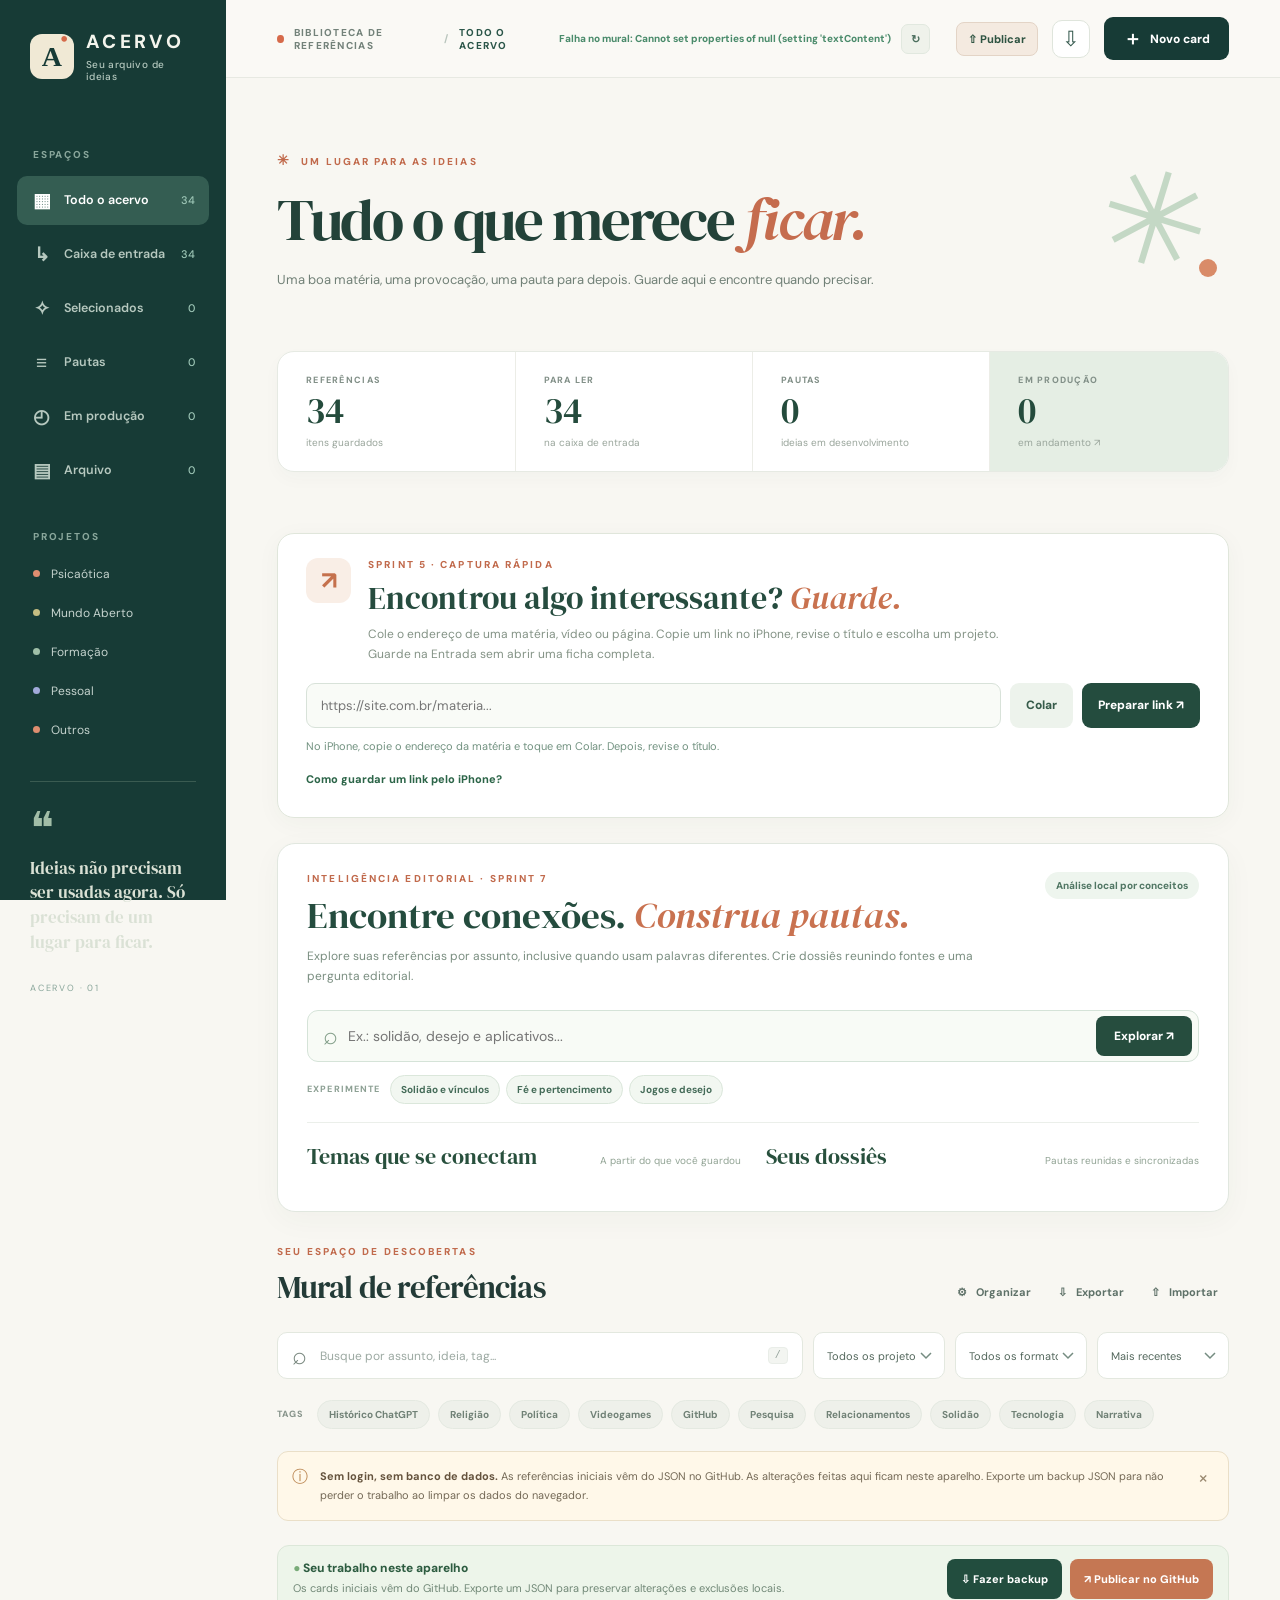
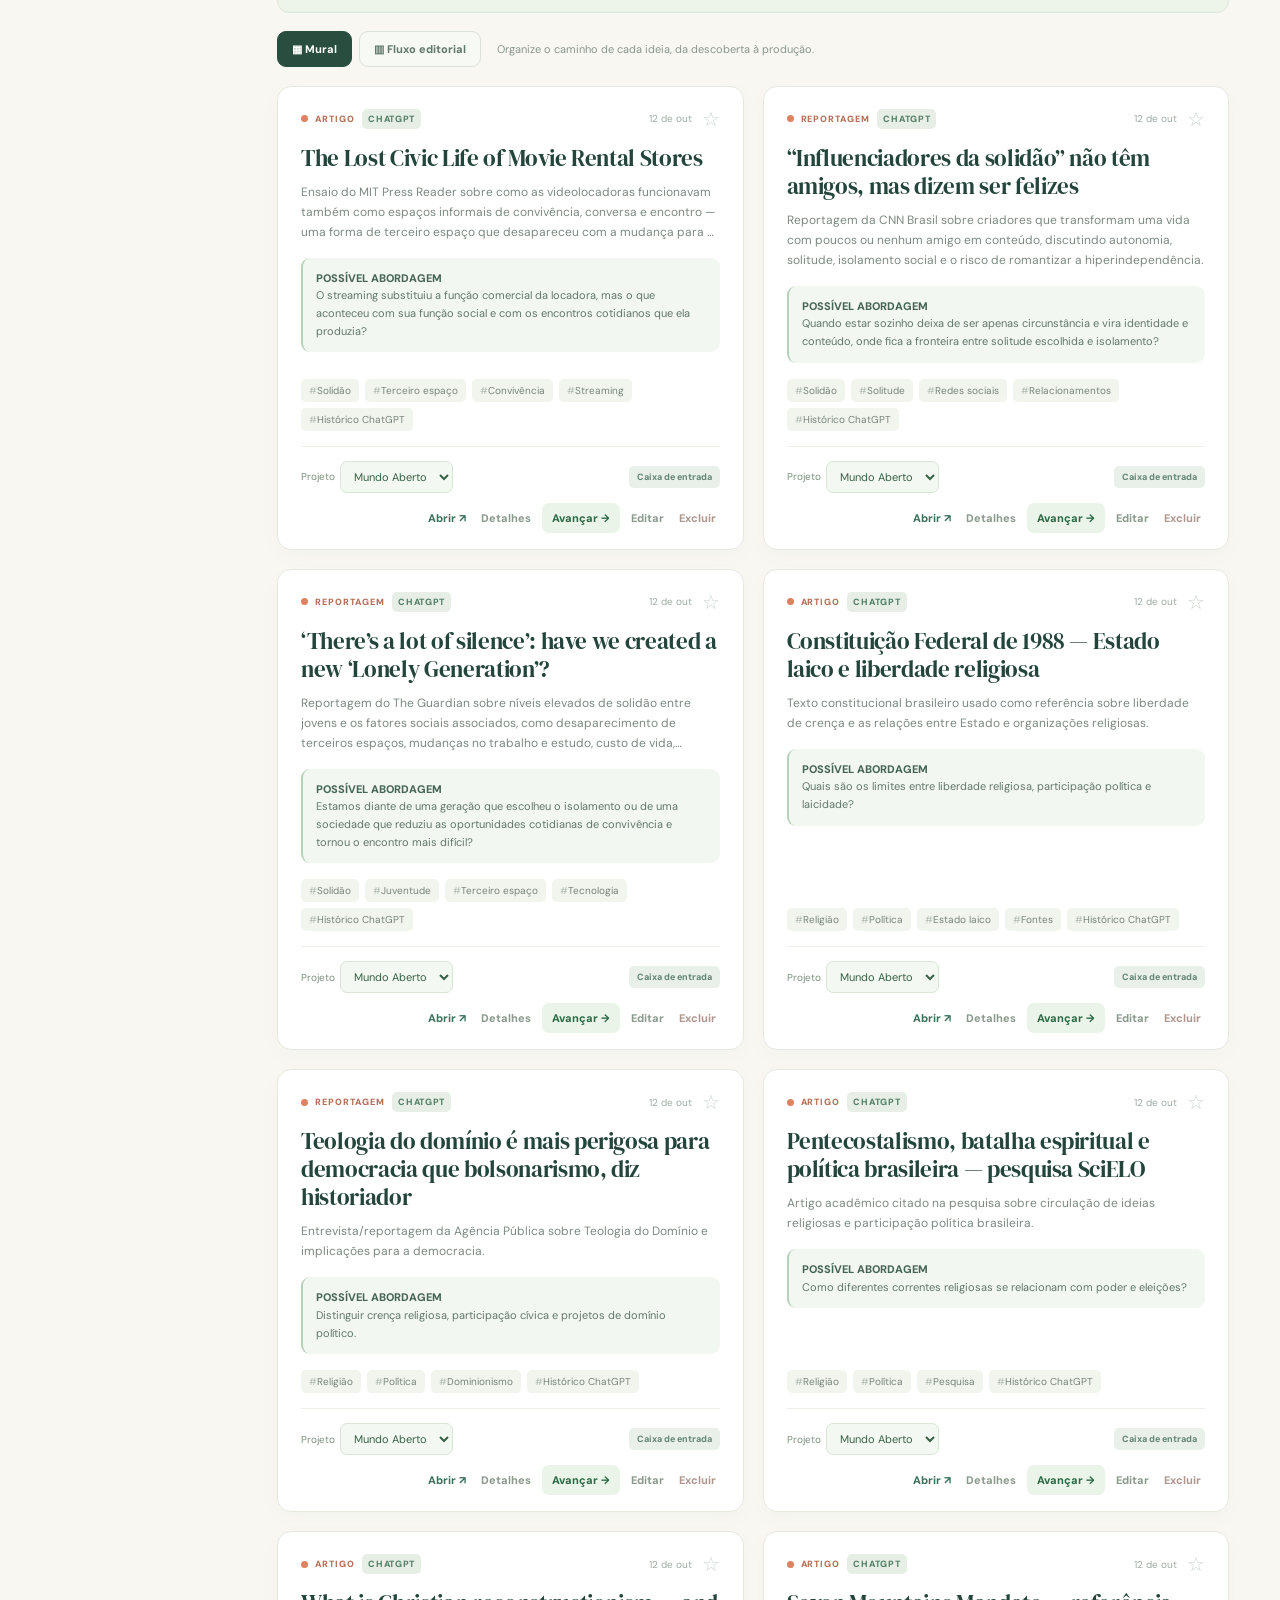
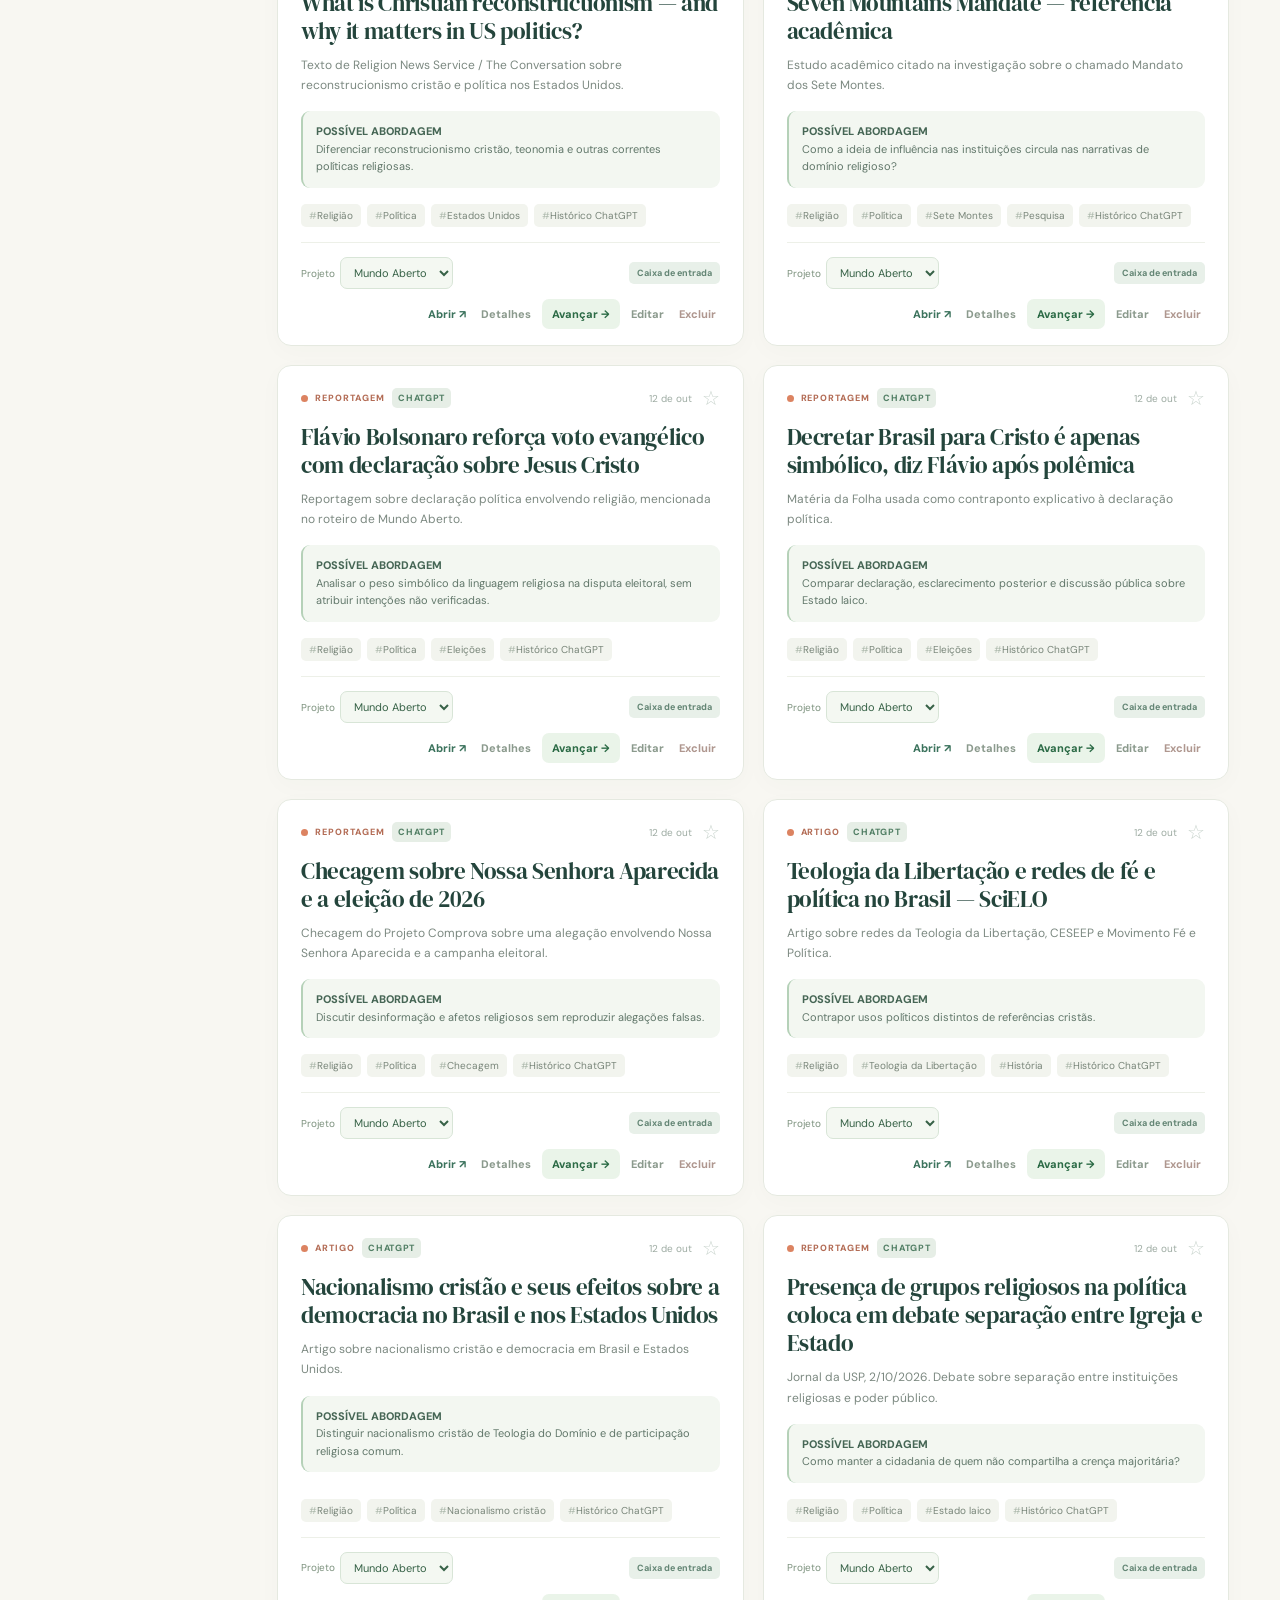
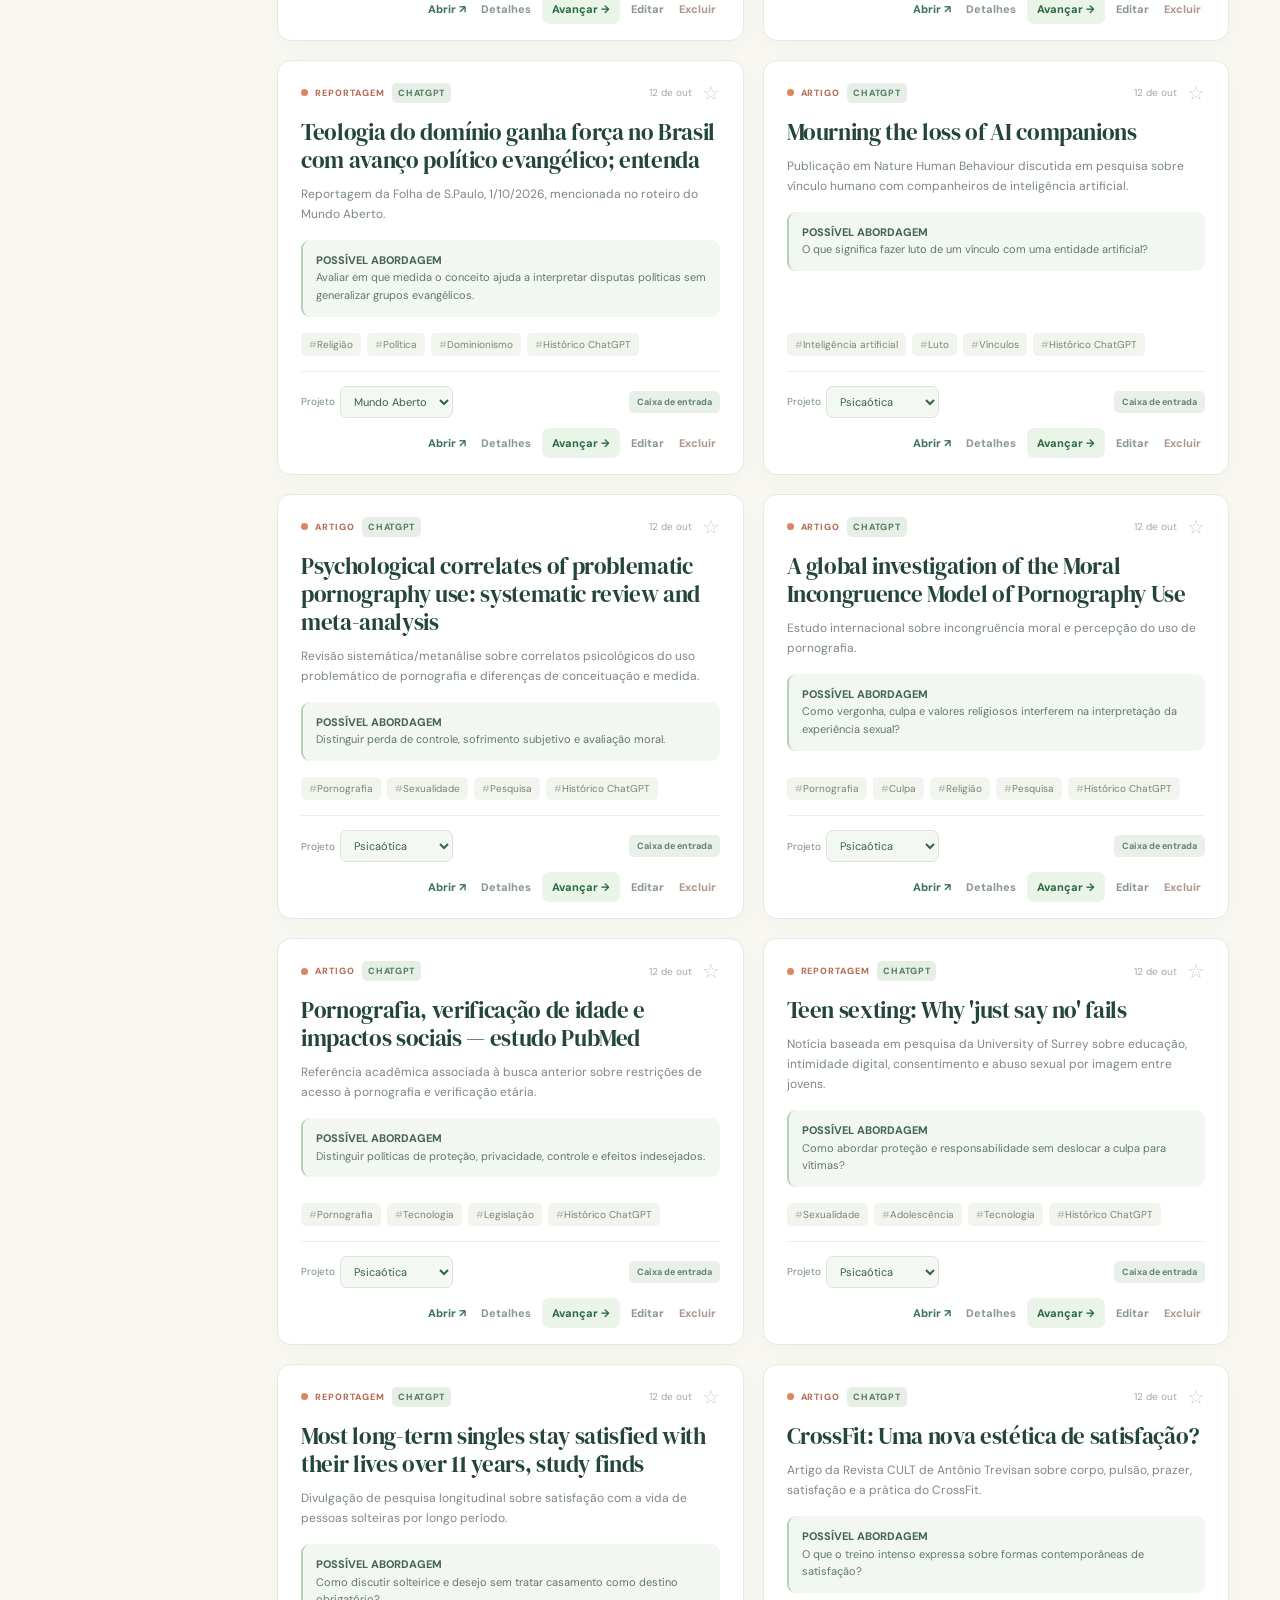
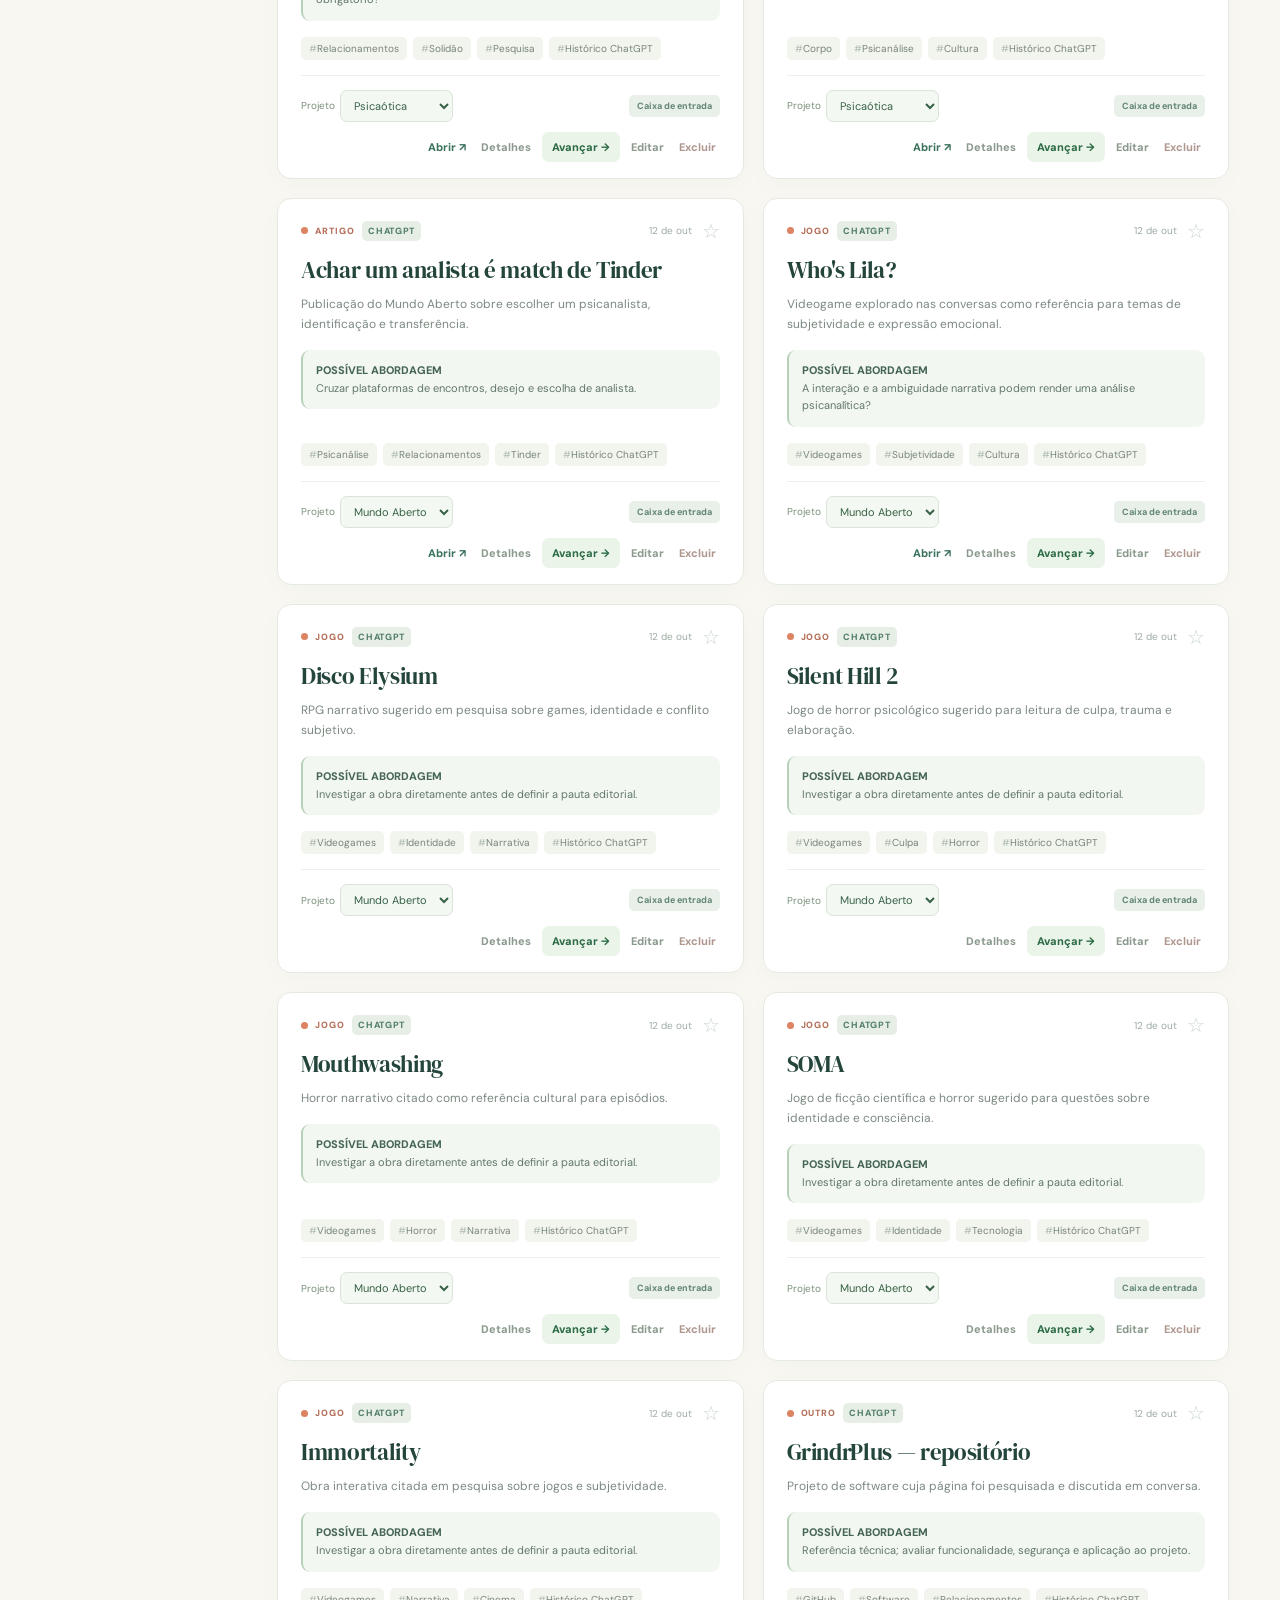
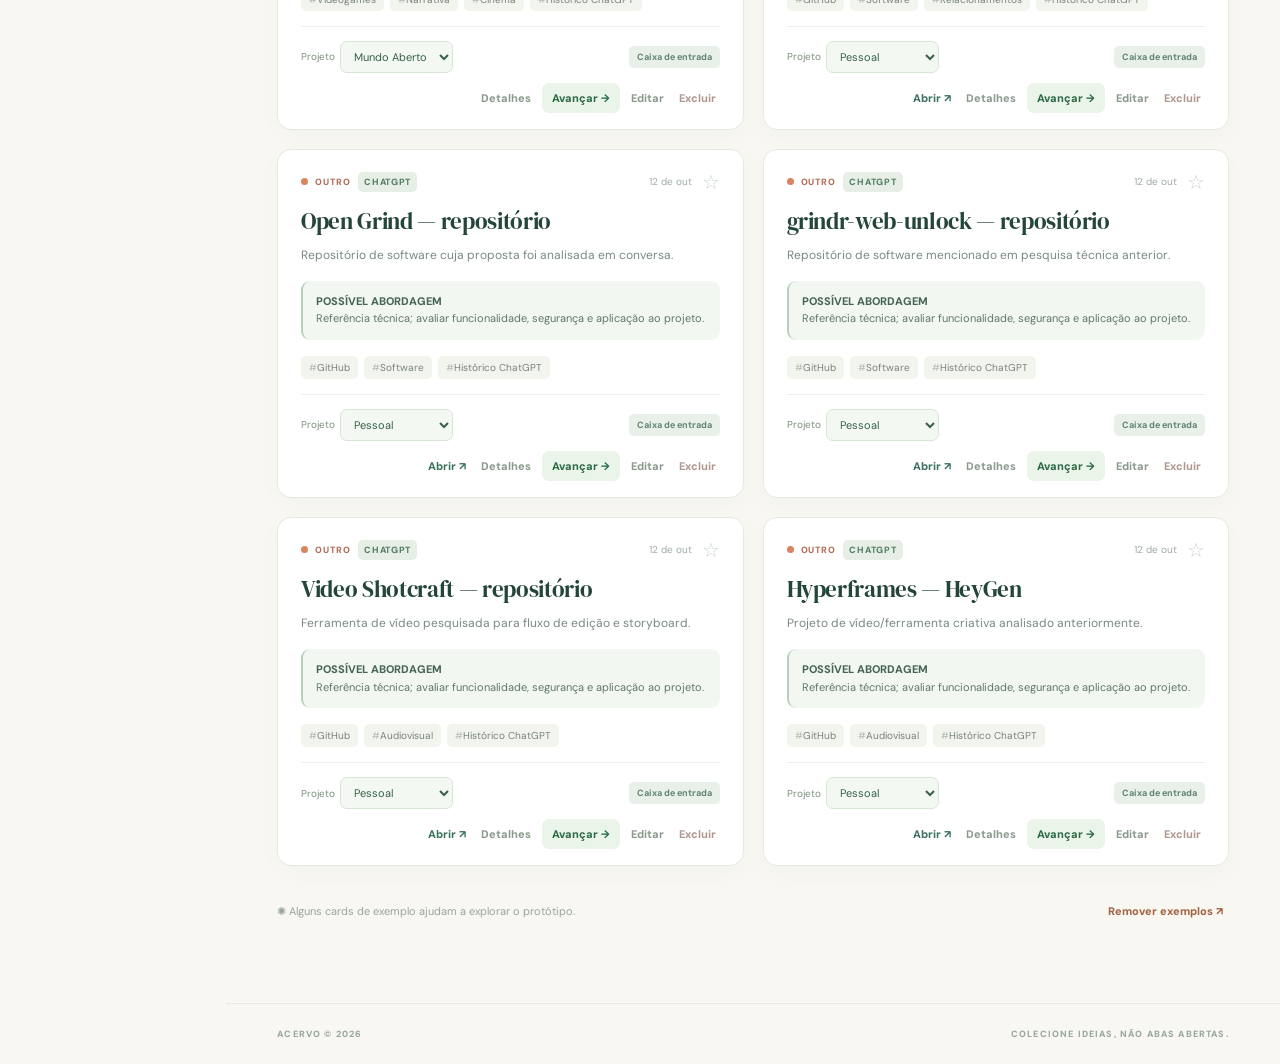
<file: acervo-sprint10.html>
<!doctype html>
<html lang="pt-BR">
<head>
  <meta charset="utf-8">
  <meta name="viewport" content="width=device-width,initial-scale=1,viewport-fit=cover">
  <meta name="theme-color" content="#173b36">
  <meta name="color-scheme" content="light">
  <meta name="apple-mobile-web-app-capable" content="yes">
  <meta name="apple-mobile-web-app-status-bar-style" content="default">
  <meta name="apple-mobile-web-app-title" content="ACERVO">
  <meta name="mobile-web-app-capable" content="yes">
  <link rel="icon" type="image/svg+xml" href="./icons/icon.svg">
  <link rel="apple-touch-icon" sizes="180x180" href="./icons/icon-180.png">
  <meta name="description" content="ACERVO — um lugar para guardar referências, organizar ideias e acompanhar pautas.">
  <title>ACERVO — Edição direta</title>
  <style>@import url('https://fonts.googleapis.com/css2?family=DM+Sans:wght@400;500;600;700;800&family=DM+Serif+Display:ital@0;1&display=swap');
:root{--dark:#173b36;--dark-2:#234840;--ink:#233b37;--muted:#75817d;--cream:#f8f7f2;--line:#e7e9e2;--terracotta:#d66a4a;--mint:#dfece4;--white:#fff;--radius:17px}*{box-sizing:border-box}html{scroll-behavior:smooth}body{margin:0;background:var(--cream);font-family:'DM Sans',Arial,sans-serif;color:var(--ink);-webkit-font-smoothing:antialiased}button,input,select,textarea{font:inherit}button{cursor:pointer}button:focus-visible,input:focus-visible,select:focus-visible,textarea:focus-visible{outline:3px solid #f1ae7e;outline-offset:3px}a{color:inherit}.app-shell{display:flex;min-height:100vh}.sidebar{width:250px;flex:0 0 250px;background:var(--dark);color:#f4f5ed;min-height:100vh;display:flex;flex-direction:column;padding:31px 17px 24px;position:sticky;top:0;height:100vh}.brand{display:flex;align-items:center;gap:12px;margin:0 13px 65px}.brand-symbol{height:45px;width:45px;display:grid;place-items:center;background:#f0e9d5;color:var(--dark);border-radius:12px;font-family:Georgia,serif;font-size:28px;position:relative;font-weight:bold}.brand-symbol span{position:absolute;font-size:21px;right:6px;top:-7px;color:var(--terracotta)}.brand-text{font-size:19px;font-weight:800;letter-spacing:.18em;line-height:1.2}.brand-text small{font-size:10px;letter-spacing:.04em;font-weight:500;display:block;color:#b5c9bf;margin-top:5px}.sidebar-label{font-size:10px;letter-spacing:.18em;font-weight:800;color:#89a69b;padding:0 16px;margin-bottom:15px}.sidebar-section{margin-bottom:35px}.side-nav{display:grid;gap:5px}.nav-item{width:100%;border:0;color:#b6c8bf;background:transparent;display:flex;align-items:center;gap:12px;text-align:left;padding:12px 14px;border-radius:10px;font-size:12.5px;font-weight:600;transition:background .2s}.nav-item:hover{background:#295049;color:#fff}.nav-item.is-active{background:#345d52;color:#fff}.nav-item .nav-icon{font-size:19px;display:inline-grid;place-items:center;width:21px;flex-shrink:0}.nav-item b{font-weight:500;margin-left:auto;color:#9fc8b8;font-size:11px}.project-list{padding:0 12px;display:grid;gap:7px}.project-link{background:transparent;border:0;padding:8px 4px;display:flex;align-items:center;gap:11px;text-align:left;color:#c5d3ce;font-size:12px}.project-link:hover,.project-link.selected{color:#fff}.project-dot{width:7px;height:7px;border-radius:50%;background:#df8e70;flex-shrink:0}.project-link:nth-child(2) .project-dot{background:#c5bd82}.project-link:nth-child(3) .project-dot{background:#9fbfa8}.project-link:nth-child(4) .project-dot{background:#a2aada}.sidebar-bottom{margin-top:auto;margin-inline:13px;border-top:1px solid #3a5b51;padding-top:25px}.bottom-decor{font-family:Georgia,serif;font-size:45px;line-height:1;color:#a1bda7}.sidebar-bottom p{font-family:'DM Serif Display',Georgia,serif;font-size:17px;font-weight:400;line-height:1.45;max-width:195px;margin:4px 0 21px;color:#dae1d5}.sidebar-bottom>span{font-size:9px;letter-spacing:.2em;color:#89a69b}.content-shell{flex:1;min-width:0;display:flex;flex-direction:column}.topbar{height:78px;border-bottom:1px solid var(--line);display:flex;align-items:center;justify-content:space-between;padding:0 clamp(22px,4vw,67px);background:#faf9f5;gap:20px}.topbar-path{display:flex;align-items:center;gap:10px;font-size:10px;font-weight:800;letter-spacing:.13em;color:#73827a}.topbar-dot{height:8px;width:8px;display:inline-block;border-radius:50%;background:var(--terracotta)}.topbar-path .divider{color:#b9c5bd}.topbar-path #breadcrumb{color:#2b5649}.topbar-actions{display:flex;align-items:center;gap:14px}.icon-button{height:38px;width:38px;border:1px solid #dfe5dc;background:#fff;border-radius:10px;font-size:21px;color:#33584c}.button{border:0;display:inline-flex;align-items:center;justify-content:center;gap:8px;padding:11px 19px;border-radius:9px;font-size:12px;font-weight:800;min-height:43px;white-space:nowrap;transition:transform .15s,filter .15s}.button:hover{filter:brightness(1.07);transform:translateY(-1px)}.button-primary{background:var(--dark);color:#fff}.button-primary span{font-size:19px;line-height:0}.button-light{background:#f4f5f0;color:#455a51;border:1px solid #dfe4dd}.main-content{width:100%;max-width:1550px;margin:auto;padding:0 clamp(22px,4vw,67px) 70px;flex:1}.hero{display:flex;align-items:center;justify-content:space-between;padding:65px 0 52px;min-height:273px}.eyebrow,.section-overline{font-size:10px;letter-spacing:.21em;color:#c16a4c;font-weight:800}.small-spark{font-size:14px;padding-right:6px}.hero h1{font-family:'DM Serif Display',Georgia,serif;font-size:clamp(38px,4.6vw,64px);font-weight:400;letter-spacing:-.04em;line-height:1.12;margin:18px 0 15px;color:#234239}.hero h1 em{color:#c56c4e;font-weight:400}.hero p{max-width:620px;font-size:13px;line-height:1.8;color:#718077;margin:0}.hero-mark{position:relative;flex:0 0 150px;height:135px;display:grid;place-items:center}.hero-mark span{font-size:130px;line-height:1;color:#c4d8c5;font-weight:400;transform:rotate(17deg)}.hero-mark i{position:absolute;width:18px;height:18px;border-radius:50%;background:#d98b68;right:12px;bottom:12px}.metrics{display:grid;grid-template-columns:repeat(4,minmax(0,1fr));background:#fff;border:1px solid #e6eae3;border-radius:17px;overflow:hidden;box-shadow:0 7px 18px #26413807;margin-bottom:61px}.metric{min-height:119px;display:flex;flex-direction:column;justify-content:center;padding:22px 28px;border-right:1px solid #ecede7}.metric:last-child{border:0}.metric>span{font-size:9px;letter-spacing:.14em;font-weight:800;color:#829088}.metric strong{font-family:'DM Serif Display',Georgia,serif;font-size:36px;font-weight:400;color:#244b3c;line-height:1.2;margin:3px 0}.metric small{font-size:10px;color:#99a59b}.metric-accent{background:#e5eee4}.board-heading{display:flex;justify-content:space-between;align-items:flex-end;gap:20px;margin-bottom:24px}.board-heading h2{font-family:'DM Serif Display',Georgia,serif;font-weight:400;font-size:31px;letter-spacing:-.03em;margin:8px 0 0}.board-heading h2 span{display:inline-flex;align-items:center;justify-content:center;font-family:'DM Sans',sans-serif;font-size:11px;color:#7d9285;background:#e6eee5;vertical-align:middle;height:25px;min-width:25px;padding:0 8px;border-radius:12px;margin-left:4px;font-weight:700}.board-header-actions{display:flex;gap:5px}.quiet-button{display:flex;align-items:center;gap:9px;background:transparent;border:1px solid transparent;border-radius:9px;padding:8px 10px;font-size:11px;font-weight:700;color:#5e7168}.quiet-button:hover{background:#e9eee8;border-color:#dce5dd}.toolbar{display:flex;gap:10px;margin-bottom:20px}.searchbox{height:47px;flex:1;min-width:120px;display:flex;align-items:center;gap:11px;padding:0 14px;background:#fff;border:1px solid #e3e8df;border-radius:10px;color:#78877e}.searchbox:focus-within{border-color:#a0bcae}.searchbox span{font-size:25px;line-height:1}.searchbox input{width:100%;border:0;outline:0!important;background:transparent;font-size:12px;color:#284336}.searchbox input::placeholder{color:#9ca9a2}.searchbox kbd{font-size:10px;background:#f3f5f1;border:1px solid #e9ede8;color:#92a199;min-width:20px;text-align:center;padding:2px 4px;border-radius:4px}.toolbar select{width:157px;flex-shrink:0;appearance:none;border:1px solid #e3e8df;color:#54685d;border-radius:10px;font-size:11px;padding:0 28px 0 13px;background:#fff url("data:image/svg+xml,%3Csvg xmlns='http://www.w3.org/2000/svg' width='12' height='8'%3E%3Cpath d='m1 1 5 5 5-5' fill='none' stroke='%23758c81' stroke-width='1.5'/%3E%3C/svg%3E") no-repeat right 12px center}.tag-strip{display:flex;align-items:center;gap:12px;margin-bottom:22px;min-height:30px}.tag-prefix{font-size:9px;font-weight:800;letter-spacing:.12em;color:#87948b}.tag-scroll{display:flex;gap:8px;overflow-x:auto;scrollbar-width:none;align-items:center;flex:1}.tag-scroll::-webkit-scrollbar{display:none}.tag-chip{white-space:nowrap;background:#eef0ea;color:#708176;border:1px solid #e4e9e1;border-radius:100px;font-size:10px;font-weight:700;padding:7px 11px}.tag-chip:hover,.tag-chip.active{background:#27493f;color:#fff;border-color:#27493f}.clear-filters{border:none;background:transparent;color:#b45f43;font-weight:700;font-size:11px;white-space:nowrap}.notice{display:flex;align-items:flex-start;gap:12px;background:#fff8e9;border:1px solid #eadfc8;padding:15px 14px;border-radius:11px;color:#746956;font-size:11px;line-height:1.7;margin:0 0 24px}.notice strong{color:#65533d}.notice-icon{font-size:16px;line-height:1.2;color:#ba8550}.notice button{border:0;background:none;font-size:19px;color:#99886f;line-height:1;margin-left:auto}.card-grid{display:grid;grid-template-columns:repeat(3,minmax(0,1fr));align-items:stretch;gap:19px}.reference-card{background:#fff;border:1px solid #e5e9e0;border-radius:14px;padding:22px 23px 16px;display:flex;flex-direction:column;min-height:322px;position:relative;transition:box-shadow .2s,transform .2s;box-shadow:0 6px 24px #26413806}.reference-card:hover{transform:translateY(-3px);box-shadow:0 12px 30px #26413813}.card-top{display:flex;align-items:center;gap:7px;margin-bottom:15px;flex-wrap:wrap}.category-dot{height:7px;width:7px;border-radius:50%;background:#dc8361}.format-label{font-size:9px;letter-spacing:.11em;font-weight:800;color:#b36c55;text-transform:uppercase}.card-date{font-size:10px;color:#9daba2;margin-left:auto}.favorite-button{border:0;background:transparent;font-size:20px;color:#c9d4cd;padding:0 0 0 3px;line-height:1}.favorite-button.on{color:#c97750}.reference-card h3{margin:0 0 10px;font-family:'DM Serif Display',Georgia,serif;font-size:23px;line-height:1.22;letter-spacing:-.015em;font-weight:400;color:#24453c}.card-description{font-size:12px;color:#7c8981;line-height:1.67;margin:0 0 16px;display:-webkit-box;-webkit-line-clamp:3;-webkit-box-orient:vertical;overflow:hidden}.angle{font-size:11px;line-height:1.6;background:#f3f7f1;border-radius:9px;padding:12px 13px;color:#61776a;border-left:2px solid #b5d1b8;margin:0 0 16px}.angle b{font-weight:800;color:#466655}.card-tags{display:flex;flex-wrap:wrap;gap:6px;margin-top:auto;margin-bottom:15px}.card-tags span{font-size:10px;background:#f2f4ee;border-radius:5px;color:#788579;padding:5px 8px}.card-tags span::before{content:'#';color:#b4bfb3}.card-divider{height:1px;width:100%;background:#edf0e8;margin-bottom:14px}.card-footer{display:flex;justify-content:space-between;align-items:center;gap:6px}.project-name{display:flex;align-items:center;gap:6px;color:#7d8c80;font-size:10px;font-weight:700;min-width:0}.project-name i{height:7px;width:7px;background:#d9a183;border-radius:50%;flex-shrink:0}.card-actions{display:flex;align-items:center;gap:7px}.card-actions button,.card-actions a{font-size:11px;font-weight:800;background:transparent;border:none;color:#3c735d;text-decoration:none;white-space:nowrap;padding:4px}.card-actions .edit-btn{color:#8b9a8d}.card-actions .delete-btn{color:#af978f}.stage-badge{font-size:9px;color:#638574;background:#e8f0e9;padding:5px 8px;border-radius:5px;font-weight:700;white-space:nowrap;margin-left:auto}.stage-badge.producao{background:#f8e9dc;color:#b47753}.stage-badge.pauta{background:#e9edf9;color:#6b7bb0}.stage-badge.arquivo{background:#eee;color:#777}.stage-badge.selecionado{background:#fbefd8;color:#ab8247}.demo-badge{position:absolute;right:18px;top:-9px;background:#f3e9d6;border-radius:4px;font-size:8px;font-weight:800;color:#b08545;padding:4px 7px;letter-spacing:.07em}.demo-toolbar{display:flex;justify-content:space-between;gap:15px;align-items:center;margin-top:23px;padding:14px 0;color:#99a59c;font-size:11px}.demo-toolbar button{border:0;background:transparent;color:#a26345;font-weight:800;font-size:11px}.empty-state{padding:68px 20px;text-align:center;background:#fff;border:1px dashed #d8e2d7;border-radius:16px}.empty-symbol{font-size:72px;color:#b8d1bd}.empty-state h3{font-family:'DM Serif Display',Georgia,serif;font-size:30px;font-weight:400;margin:5px 0}.empty-state p{font-size:12px;color:#8c9b91;line-height:1.7;margin-bottom:20px}.footer{max-width:1550px;width:100%;margin:0 auto;padding:24px clamp(22px,4vw,67px);border-top:1px solid var(--line);display:flex;justify-content:space-between;align-items:center;color:#98a69c;font-size:9px;font-weight:800;letter-spacing:.13em}.mobile-nav,.fab{display:none}dialog{border:0;border-radius:17px;width:min(570px,calc(100vw - 28px));max-height:min(90vh,850px);padding:0;box-shadow:0 25px 90px #10251b60;background:#fff;color:var(--ink)}dialog::backdrop{background:#071e18a6;backdrop-filter:blur(5px)}dialog[open]{animation:pop .18s ease-out}@keyframes pop{from{transform:translateY(10px);opacity:.5}to{transform:translateY(0);opacity:1}}.dialog-head{padding:25px 28px 18px;border-bottom:1px solid #e7ebe4;display:flex;justify-content:space-between;align-items:start}.dialog-head h2{font-family:'DM Serif Display',Georgia,serif;font-size:28px;font-weight:400;margin:7px 0}.dialog-head p{font-size:12px;color:#859187;margin:0}.dialog-close{background:#f3f5f0;border:0;border-radius:7px;color:#64776c;font-size:23px;width:32px;height:32px}.dialog-body{padding:24px 28px;display:grid;gap:17px;max-height:56vh;overflow:auto}.field{display:flex;flex-direction:column;gap:7px;min-width:0}.field label{font-size:11px;font-weight:800;color:#4b6659}.field label span{color:#ba6e4e}.field input,.field textarea,.field select{border:1px solid #dae3d9;background:#fbfcf9;border-radius:8px;padding:11px 12px;width:100%;font-size:12px;color:#35493f;outline:none}.field textarea{resize:vertical;min-height:67px;line-height:1.5}.field input:focus,.field textarea:focus,.field select:focus{border-color:#79a08b}.field small{font-size:10px;color:#91a094}.field-grid{display:grid;grid-template-columns:1fr 1fr;gap:15px}.dialog-actions{border-top:1px solid #e6eae3;padding:17px 28px;display:flex;justify-content:flex-end;gap:9px}.toast{position:fixed;bottom:25px;right:25px;z-index:100;padding:14px 19px;border-radius:10px;background:#1e483b;color:#fff;font-size:12px;font-weight:700;box-shadow:0 14px 30px #183c3247;opacity:0;transform:translateY(18px);pointer-events:none;transition:.2s}.toast.show{opacity:1;transform:translateY(0)}
@media(max-width:1290px){.card-grid{grid-template-columns:repeat(2,minmax(0,1fr))}.toolbar select{width:132px}.sidebar{width:226px;flex-basis:226px}}@media(max-width:980px){.sidebar{width:204px;flex-basis:204px}.brand{margin-left:6px;margin-right:0}.brand-text{font-size:16px}.topbar{padding:0 25px}.main-content{padding:0 25px 50px}.metrics{margin-bottom:45px}.metric{padding:18px}.toolbar{flex-wrap:wrap}.searchbox{flex-basis:100%}.toolbar select{flex:1}.hero-mark{display:none}}@media(max-width:720px){.sidebar{display:none}.content-shell{padding-bottom:77px}.topbar{height:59px;padding:0 18px}.topbar-path{font-size:9px;white-space:nowrap;overflow:hidden;text-overflow:ellipsis}.topbar-path .divider,.topbar-path #breadcrumb{display:none}.top-add{display:none}.icon-button{height:35px;width:35px}.main-content{padding:0 18px 40px}.hero{padding:35px 0 30px;min-height:0}.hero h1{font-size:43px;margin:11px 0}.hero p{font-size:12px;line-height:1.6}.metrics{grid-template-columns:repeat(2,minmax(0,1fr));margin-bottom:38px}.metric{min-height:92px;padding:15px 18px}.metric:nth-child(2){border-right:0}.metric:nth-child(-n+2){border-bottom:1px solid #ecede7}.metric strong{font-size:30px}.board-heading{align-items:flex-end;margin-bottom:19px}.board-heading h2{font-size:29px}.board-header-actions{gap:0}.quiet-button{padding:8px 5px;font-size:16px}.quiet-button span{display:none}.toolbar{gap:8px}.searchbox{height:45px}.toolbar select{height:43px;min-width:0;width:auto;font-size:10px;padding-left:11px}.toolbar select:last-child{display:none}.tag-strip{gap:8px}.card-grid{grid-template-columns:1fr;gap:13px}.reference-card{min-height:0;padding:20px}.reference-card h3{font-size:25px}.card-description{font-size:12px}.notice{font-size:10px}.demo-toolbar{font-size:10px;align-items:flex-start}.mobile-nav{display:flex;position:fixed;bottom:0;left:0;right:0;height:calc(65px + env(safe-area-inset-bottom));padding-bottom:env(safe-area-inset-bottom);border-top:1px solid #dae2d7;background:#fff;z-index:20;box-shadow:0 -6px 25px #26413811;align-items:stretch;justify-content:space-around}.mobile-item{display:flex;flex-direction:column;justify-content:center;align-items:center;flex:1;border:0;background:transparent;gap:2px;color:#8b9e92}.mobile-item span{font-size:23px;line-height:1}.mobile-item small{font-size:9px;font-weight:800}.mobile-item.is-active{color:#255d48}.fab{display:grid;place-items:center;position:fixed;right:20px;bottom:calc(77px + env(safe-area-inset-bottom));height:54px;width:54px;z-index:22;background:var(--dark);color:#fff;border:3px solid #fff;border-radius:50%;box-shadow:0 6px 20px #1d4d3b40;font-size:27px}.footer{padding:20px 18px;font-size:8px}.footer span:last-child{display:none}.toast{bottom:calc(139px + env(safe-area-inset-bottom));right:14px;left:14px;text-align:center}.dialog-body{padding:17px 19px;max-height:60vh}.dialog-head{padding:22px 19px 17px}.dialog-actions{padding:14px 19px}.field-grid{gap:9px}.dialog-head h2{font-size:25px}}
@media(max-width:360px){.hero h1{font-size:37px}.board-heading h2{font-size:25px}.toolbar select{font-size:9px}}
@media(prefers-reduced-motion:reduce){*,*:before,*:after{animation:none!important;transition:none!important;scroll-behavior:auto!important}}
[hidden]{display:none!important}

/* Sprint 2 — conta, autenticação e sincronização */
.cloud-controls{display:flex;align-items:center;gap:10px;margin-right:12px;min-width:0}
.sync-status{font-size:10px;color:#4a8b6b;font-weight:800;white-space:nowrap}
.user-email{font-size:10px;color:#85978b;max-width:165px;overflow:hidden;text-overflow:ellipsis;white-space:nowrap}
.cloud-action{padding:7px 9px;background:#eff2eb;border:1px solid #e1e8df;border-radius:7px;color:#4b6e5d;font-size:11px;font-weight:800}
.cloud-action:hover{background:#dfeae0}
.auth-gate{position:fixed;inset:0;z-index:1000;background:linear-gradient(140deg,#e9efe7,#f8f7f2 55%,#e7e8de);display:grid;place-items:center;padding:22px;overflow:auto}
.auth-gate[hidden]{display:none!important}
.auth-panel{width:min(100%,430px);background:#fff;border:1px solid #e5e9e0;border-radius:19px;box-shadow:0 20px 80px #1a46361e;padding:clamp(25px,5vw,43px)}
.auth-brand{font-family:Georgia,serif;font-size:35px;letter-spacing:-.1em;color:#173b36;line-height:1;margin:0 0 29px}
.auth-brand span{color:#d66a4a}.auth-brand small{font-family:'DM Sans',Arial,sans-serif;font-weight:800;font-size:12px;letter-spacing:.2em;vertical-align:middle;margin-left:12px}
.auth-overline{font-size:10px;letter-spacing:.16em;color:#c37556;font-weight:800}
.auth-panel h1{font-family:'DM Serif Display',Georgia,serif;font-size:clamp(34px,5vw,46px);font-weight:400;line-height:1.07;margin:13px 0 17px;color:#21453a}
.auth-panel h1 em{color:#c86e4d}
.auth-panel p{font-size:13px;line-height:1.7;color:#788b7e;margin-bottom:28px}
.auth-panel form{display:flex;flex-direction:column;gap:8px}
.auth-panel label{font-size:11px;color:#446251;font-weight:800;margin-top:7px}
.auth-panel input{width:100%;padding:13px 14px;border-radius:9px;background:#f9fbf8;border:1px solid #dbe6dc;color:#254739;font-size:14px;outline:none}
.auth-panel input:focus{border-color:#6e9a80;box-shadow:0 0 0 3px #b9d1c544}
.auth-submit{border:0;border-radius:9px;background:#173b36;color:#fff;font-size:13px;font-weight:800;padding:14px;margin-top:10px}
.auth-submit:disabled{opacity:.6;cursor:wait}
.auth-error{color:#a85943;min-height:18px;font-size:12px;line-height:1.5;margin-top:6px}
.auth-bottom{display:flex;gap:12px;justify-content:center;align-items:center;margin:22px 0}
.auth-bottom button{border:0;background:transparent;color:#466a57;font-weight:800;font-size:11px}
.auth-bottom span{color:#ccd5cc}
.auth-foot{display:block;text-align:center;font-size:10px;color:#97a59b;line-height:1.6}
@media(max-width:980px){.user-email{display:none}.cloud-controls{gap:6px;margin-right:4px}}
@media(max-width:720px){.topbar-path{font-size:0}.topbar-path::before{content:'ACERVO';font-size:10px;letter-spacing:.1em;font-weight:800}.topbar-actions{gap:6px}.cloud-controls{margin-right:0}.sync-status{font-size:9px}.cloud-action{font-size:10px;padding:7px}.auth-panel{padding:30px 24px}}


/* SPRINT 3 — organização editorial */
[hidden]{display:none!important}
.sr-only{position:absolute!important;clip:rect(0,0,0,0);width:1px;height:1px;overflow:hidden;white-space:nowrap}
.view-switch{display:flex;align-items:center;gap:7px;flex-wrap:wrap;margin:0 0 19px}
.view-switch .view-toggle{border:1px solid #dae3da;padding:10px 14px;border-radius:9px;background:#f7f9f5;color:#61796a;font-size:11px;font-weight:800;white-space:nowrap}
.view-switch .view-toggle.is-active{background:#294e40;color:#fff;border-color:#294e40}
.view-switch>span{font-size:11px;color:#8a968d;margin-left:9px}
.quick-stage{display:inline-flex;max-width:100%;align-items:center;position:relative}
.quick-stage select,.detail-stage select{font-size:11px;max-width:185px;background:#f0f4ed;border:1px solid #d5dfd6;border-radius:7px;color:#2c5e4b;padding:7px 22px 7px 9px;font-weight:700;cursor:pointer}
.reference-card .card-footer{flex-wrap:wrap;gap:8px}
.reference-card .card-footer>.quick-stage{margin-left:auto}
.pipeline-board{display:grid;grid-template-columns:repeat(5,minmax(215px,1fr));gap:12px;align-items:start;overflow-x:auto;padding:2px 2px 22px;scrollbar-color:#b6c4b8 transparent}
.pipeline-column{background:#eaf0e9;border-radius:13px;border:1px solid #dce6db;min-height:300px;overflow:hidden;transition:border .16s,background .16s}
.pipeline-column.drop-target{border:2px dashed #d66a4a;background:#f4e8dc}
.pipeline-column-head{height:60px;padding:16px 14px 12px;display:flex;justify-content:space-between;align-items:center;border-bottom:1px solid #dce6dc}
.pipeline-column-head h3{font-family:'DM Sans',Arial,sans-serif;margin:0;font-weight:800;font-size:12px;color:#294e42}
.pipeline-column-head span{border-radius:20px;background:#d7e4d7;color:#365e4a;padding:3px 8px;font-size:11px;font-weight:800}
.pipeline-column-body{padding:11px;display:grid;gap:10px}
.pipeline-card{background:#fff;border-radius:10px;border:1px solid #e1e8dd;box-shadow:0 2px 11px #24452a08;padding:14px;cursor:grab}
.pipeline-card:active{cursor:grabbing}
.pipeline-type{font-size:9px;font-weight:800;color:#c47857;letter-spacing:.09em;text-transform:uppercase}
.pipeline-card h3{font-family:'DM Serif Display',Georgia,serif;font-size:17px;font-weight:400;line-height:1.24;color:#253f35;margin:8px 0}
.pipeline-card p{color:#75847a;font-size:11px;line-height:1.55;margin:0 0 14px;display:-webkit-box;-webkit-line-clamp:3;-webkit-box-orient:vertical;overflow:hidden}
.pipeline-card-meta{display:flex;align-items:center;justify-content:space-between;padding-top:10px;border-top:1px solid #edf0ea;font-size:10px;color:#60786a}
.mini-star{color:#d58f45}
.pipeline-actions{display:flex;gap:7px;align-items:center;flex-wrap:wrap;margin-top:11px}
.pipeline-actions .quick-stage{flex:1}
.pipeline-actions .quick-stage select{width:100%;max-width:100%;font-size:10px}
.pipeline-detail-btn{background:transparent;border:0;padding:7px 0;color:#28614c;font-size:10px;font-weight:800;white-space:nowrap}
.pipeline-empty{margin:6px;color:#8b9c91;font-size:11px;line-height:1.5}
.editorial-dialog{border:1px solid #e1e8df;border-radius:19px;padding:0;width:min(95vw,650px);max-height:min(88dvh,900px);background:#fff;box-shadow:0 25px 90px #1a3b3538;overflow:auto;color:#263f35}
.editorial-dialog::backdrop{background:#102f2cc4;backdrop-filter:blur(4px)}
.editorial-dialog-head{padding:23px 27px 15px;display:flex;align-items:flex-start;justify-content:space-between;gap:15px}
.editorial-dialog-head h2{font-family:'DM Serif Display',Georgia,serif;font-size:29px;font-weight:400;margin:8px 0 0}
.editorial-close{height:35px;width:35px;display:grid;place-items:center;flex:none;border:1px solid #e0e7df;border-radius:9px;background:#f5f7f4;font-size:23px;color:#466357}
.editorial-dialog-actions{display:flex;justify-content:flex-end;gap:10px;padding:17px 27px 24px;border-top:1px solid #e8eee8}
#detailsContent{padding:7px 27px 22px}
.detail-meta{display:flex;gap:7px;flex-wrap:wrap}
.detail-meta span{background:#e8efe8;border-radius:50px;padding:6px 11px;font-size:10px;font-weight:800;color:#466756}
#detailTitle{font-family:'DM Serif Display',Georgia,serif;font-size:clamp(29px,4vw,39px);font-weight:400;line-height:1.13;margin:17px 0 9px;overflow-wrap:anywhere;color:#24463b}
.detail-dates{font-size:11px;color:#8b988e}
.detail-stage{display:flex;align-items:center;gap:12px;margin:21px 0;padding:14px;background:#f2f5ef;border-radius:11px}
.detail-stage label{font-size:11px;font-weight:800;color:#597266}
.detail-stage select{max-width:none;margin-left:auto}
.detail-block{margin:19px 0}
.detail-block h3{font-size:10px;text-transform:uppercase;letter-spacing:.12em;color:#ba785b;font-weight:800;margin:0 0 9px}
.detail-block p{margin:0;color:#3e5a4c;white-space:pre-wrap;overflow-wrap:anywhere;line-height:1.72;font-size:13px}
.detail-tags{display:flex;gap:7px;flex-wrap:wrap}
.detail-tags span{font-size:10px;border:1px solid #dce7dc;border-radius:30px;padding:5px 10px;color:#587363}
.detail-source{display:inline-flex;margin-top:12px;padding:12px 17px;background:#244d3e;color:#fff;border-radius:9px;text-decoration:none;font-weight:800;font-size:12px;overflow-wrap:anywhere}
.detail-no-link{font-size:11px;color:#8a988c;margin-top:14px}
.organize-tabs{margin:0 27px 12px;display:flex;gap:5px;border-bottom:1px solid #e4ebe3}
.organize-tabs button{padding:11px 17px;background:transparent;border:0;border-bottom:2px solid transparent;color:#71887a;font-weight:800;font-size:12px}
.organize-tabs button.is-active{border-bottom-color:#c67151;color:#2a5142}
.manage-intro{font-size:12px;line-height:1.6;color:#809084;margin:0 0 14px}
#projectsPanel,#tagsPanel{padding:13px 27px 26px;min-height:240px}
.manage-add{display:flex;gap:9px;margin-bottom:18px}
.manage-add input{flex:1;min-width:0;border:1px solid #dce7dd;background:#f8faf7;border-radius:9px;padding:11px 13px;font-size:12px}
.manage-add .button{min-width:88px}
.manage-list{display:grid;gap:7px;max-height:38dvh;overflow-y:auto}
.manage-row{border:1px solid #e4eae3;border-radius:10px;padding:12px 14px;display:flex;align-items:center;gap:10px;justify-content:space-between}
.manage-name{display:flex;align-items:center;gap:9px;flex-wrap:wrap;min-width:0;color:#365344;font-size:12px;font-weight:800;overflow-wrap:anywhere}
.manage-name small{font-size:10px;color:#8a9b8f;font-weight:500}
.manage-dot{background:#d28f70;height:8px;width:8px;border-radius:50%;flex:none}
.manage-tag{color:#bd775a;font-size:15px}
.manage-actions{display:flex;align-items:center;gap:8px;flex:none}
.manage-actions button{font-size:10px;color:#3e705a;background:#eff4ee;border:0;border-radius:6px;padding:7px 9px;font-weight:800}
.manage-actions button.danger-action{background:#f9efea;color:#af654d}
.manage-blank{color:#8b998c;font-size:12px;padding:25px;text-align:center}
@media(max-width:1210px){.pipeline-board{grid-template-columns:repeat(5,minmax(238px,238px));scroll-snap-type:x proximity}.pipeline-column{scroll-snap-align:start}}
@media(max-width:720px){
 .view-switch{gap:6px}.view-switch>span{width:100%;margin:4px 0 0;font-size:10px}
 .view-switch .view-toggle{padding:11px 13px}
 .pipeline-board{grid-template-columns:repeat(5,minmax(82vw,82vw));gap:12px;margin-right:-22px;padding-right:22px;scroll-snap-type:x mandatory}
 .pipeline-column{scroll-snap-align:start;min-height:260px}
 .editorial-dialog{width:calc(100vw - 20px);max-height:90dvh;border-radius:16px}
 .editorial-dialog-head{padding:19px 18px 12px}
 .editorial-dialog-actions{padding:15px 18px 18px;flex-wrap:wrap}
 #detailsContent{padding:7px 18px 20px}
 .organize-tabs{margin:0 18px 10px}
 #projectsPanel,#tagsPanel{padding:12px 18px 21px}
 .manage-row{align-items:flex-start;flex-direction:column}
 .manage-actions{align-self:flex-end}
 .manage-name{width:100%}
 .detail-stage{align-items:flex-start;flex-direction:column;gap:9px}
 .detail-stage select{margin-left:0;width:100%}
}


/* Sprint 4 — biblioteca de captura pelo ChatGPT */
.chatgpt-integration{display:flex;align-items:center;justify-content:space-between;gap:28px;margin:0 0 30px;background:#173b36;color:#f1f4ee;padding:25px 28px;border-radius:17px;box-shadow:0 15px 30px #233f3010}
.chatgpt-intro{display:flex;align-items:flex-start;gap:17px;min-width:0;flex:1}
.chatgpt-symbol{flex:none;display:grid;place-items:center;width:44px;height:44px;border-radius:13px;background:#2e594b;color:#e4b89b;font-size:29px}
.chatgpt-intro .section-overline{color:#b4cdbe}
.chatgpt-intro h2{font-family:'DM Serif Display',Georgia,serif;font-size:clamp(22px,2.8vw,29px);font-weight:400;margin:8px 0 8px;line-height:1.2;color:#f0f5ed}
.chatgpt-intro h2 em{color:#dfb299}
.chatgpt-intro p{max-width:610px;font-size:12px;color:#d0dfd6;line-height:1.75;margin:0 0 12px}
.chatgpt-example{display:inline-block;border:1px solid #517367;border-radius:9px;background:#224c3f;padding:9px 12px;margin:0 0 12px;font-size:11px;color:#edf5eb;font-weight:700}
.chatgpt-intro small{display:block;max-width:620px;font-size:10px;line-height:1.6;color:#9db8ab}
.chatgpt-connect{display:flex;flex-direction:column;align-items:flex-end;gap:12px;min-width:196px}
.chatgpt-status{display:inline-flex;font-size:10px;font-weight:800;color:#d6baa1;text-align:right;line-height:1.4}
.chatgpt-status.is-enabled{color:#b4edb8}
.chatgpt-connect-btn{background:#f2ede1;border:none;color:#274339;border-radius:9px;padding:13px 18px;min-height:43px;font-size:11px;font-weight:800;white-space:nowrap}
.chatgpt-connect-btn.is-enabled{background:#30574a;color:#e2f2e5;border:1px solid #638877}
.chatgpt-connect-btn:disabled{opacity:.65;cursor:wait}
.chat-origin{font-size:9px;font-weight:800;color:#527f65;letter-spacing:.08em;padding:4px 6px;background:#e6eee6;border-radius:5px;white-space:nowrap}
.detail-meta .detail-chat-origin{background:#e4f0e8;color:#3d7554}
@media (max-width:980px){.chatgpt-integration{align-items:stretch;flex-direction:column;gap:16px}.chatgpt-connect{align-items:flex-start}.chatgpt-status{text-align:left}}
@media (max-width:720px){.chatgpt-integration{padding:20px 17px;margin:0 0 25px;gap:15px;border-radius:13px}.chatgpt-intro{gap:12px}.chatgpt-symbol{width:37px;height:37px;font-size:23px}.chatgpt-intro h2{font-size:25px}.chatgpt-intro p{font-size:12px}.chatgpt-example{font-size:11px;line-height:1.5}.chatgpt-connect{width:100%;gap:9px}.chatgpt-connect-btn{width:100%}}


/* Sprint 5 — captura rápida e revisão antes de salvar */
.quick-capture{position:relative;margin:0 0 25px;padding:24px 28px 23px;background:#fff;border:1px solid #e0e6db;border-radius:17px;box-shadow:0 5px 25px #2947320a}
.quick-capture-head{display:flex;align-items:flex-start;gap:17px;margin-bottom:18px}
.quick-capture-symbol{flex:none;display:grid;place-items:center;width:45px;height:45px;border-radius:12px;background:#f9eee6;color:#c5714d;font-weight:800;font-size:25px}
.quick-capture-head h2{font-family:'DM Serif Display',Georgia,serif;font-size:clamp(23px,3vw,32px);font-weight:400;color:#264c3f;line-height:1.19;margin:8px 0}
.quick-capture-head h2 em{color:#c9724f}
.quick-capture-head p{font-size:12px;color:#849386;line-height:1.65;max-width:640px;margin:0}
.quick-capture-form{display:flex;gap:9px;align-items:stretch;max-width:100%}
.quick-capture-form input{min-width:0;flex:1;border:1px solid #d8e2d9;border-radius:9px;background:#f9fbf7;color:#304e43;padding:12px 14px;font-size:13px}
.quick-capture-form input:focus{outline:2px solid #bcd5c4;outline-offset:1px}
.quick-capture-form button{border:0;border-radius:9px;padding:12px 16px;font-size:12px;font-weight:800;white-space:nowrap;min-height:45px}
.quick-paste{color:#365b4a;background:#edf3ec}
.quick-fetch{color:#fff;background:#244c3e}
.quick-capture-form button:disabled{opacity:.58;cursor:wait}
.quick-capture-status{margin:10px 0 0;min-height:15px;color:#729280;font-size:11px;line-height:1.5}
.quick-capture-status.capture-error{color:#a55f43}
.quick-capture-result{margin-top:17px;background:#f1f6ef;border:1px solid #dceadd;border-radius:12px;padding:17px 19px;display:flex;align-items:center;justify-content:space-between;gap:20px}
.quick-site{font-weight:800;font-size:10px;letter-spacing:.06em;text-transform:uppercase;color:#b97856}
.quick-capture-result h3{font-family:'DM Serif Display',Georgia,serif;color:#2a5040;font-weight:400;line-height:1.23;margin:8px 0;font-size:clamp(19px,2.3vw,25px);overflow-wrap:anywhere}
.quick-capture-result p{color:#607a68;font-size:12px;line-height:1.55;max-height:65px;overflow:hidden;max-width:650px;margin:0 0 8px}
.quick-capture-result small{color:#8b9b8e;line-height:1.5;font-size:10px;display:block;max-width:620px}
.quick-capture-result .button{flex:none}
@media(max-width:840px){.quick-capture-result{align-items:flex-start;flex-direction:column}.quick-capture-result .button{align-self:flex-end}}
@media(max-width:720px){
 .quick-capture{padding:20px 16px;margin-bottom:22px;border-radius:13px}
 .quick-capture-head{gap:10px;margin-bottom:15px}
 .quick-capture-symbol{width:36px;height:36px;font-size:22px;border-radius:10px}
 .quick-capture-head h2{font-size:25px}
 .quick-capture-head p{font-size:11px}
 .quick-capture-form{display:grid;grid-template-columns:1fr auto;gap:8px}
 .quick-capture-form input{grid-column:1 / -1;width:100%;font-size:16px;padding:13px 12px}
 .quick-capture-form button{font-size:12px}
 .quick-fetch{grid-column:1 / 2;grid-row:2}
 .quick-paste{grid-column:2 / 3;grid-row:2}
 .quick-capture-result{padding:15px;gap:12px}
 .quick-capture-result .button{align-self:stretch}
}


/* Sprint 6 — app instalável no iPhone */
.pwa-offline-banner{position:sticky;top:0;z-index:70;padding:12px 18px;background:#f5e9df;border-bottom:1px solid #e4cdbb;color:#81583a;text-align:center;font-size:12px;font-weight:700;line-height:1.5}
.pwa-install-banner{display:flex;align-items:center;gap:15px;margin:-12px 0 28px;border-radius:14px;padding:15px 16px;background:#e9f1e8;border:1px solid #d9e6d9;position:relative}
.pwa-install-banner>img{height:53px;width:53px;flex-shrink:0;border-radius:12px;box-shadow:0 3px 12px #13392b21}
.pwa-install-copy{flex:1;min-width:0}
.pwa-install-copy strong{font-size:13px;color:#254e3e;font-weight:800;display:block}
.pwa-install-copy p{margin:5px 0 0;color:#607c69;font-size:11px;line-height:1.5}
.pwa-install-action{border:0;border-radius:9px;background:#254c3e;color:#fff;min-height:42px;padding:10px 13px;font-size:11px;font-weight:800;white-space:nowrap}
.pwa-dismiss{align-self:flex-start;border:0;background:transparent;font-size:22px;line-height:1;color:#799284;min-height:27px;min-width:27px}
.pwa-footer-link{border:0;background:transparent;color:#537763;font-size:11px;font-weight:800;white-space:nowrap;padding:8px}
.pwa-install-dialog{padding:25px;width:min(440px,calc(100vw - 30px));border:0;border-radius:18px;box-shadow:0 25px 80px #142f3065;color:#254738}
.pwa-dialog-top{display:flex;justify-content:space-between;align-items:flex-start}
.pwa-dialog-top img{border-radius:15px;box-shadow:0 6px 19px #13392b22}
.pwa-dialog-top button{border:0;background:#f0f3ed;border-radius:8px;font-size:22px;color:#587667;width:33px;height:33px}
.pwa-install-dialog h2{font:normal 30px/1.2 'DM Serif Display',Georgia,serif;margin:25px 0 15px;color:#254b3c}
.pwa-install-dialog>p{font-size:13px;line-height:1.8;color:#607768;margin:0 0 20px}
.pwa-steps{display:flex;align-items:center;flex-wrap:wrap;gap:8px;background:#ecf3ea;border:1px solid #dce8da;border-radius:11px;padding:11px 13px;color:#436c56;font-size:11px;font-weight:800;margin-bottom:17px}
.pwa-steps b{font-size:18px;color:#bb7659}
.pwa-install-dialog .pwa-install-note{font-size:11px;color:#849586}
.pwa-install-dialog>.button{width:100%;margin-top:8px}
.pwa-update-bar{position:fixed;left:50%;bottom:calc(16px + env(safe-area-inset-bottom));transform:translateX(-50%);z-index:94;display:flex;align-items:center;justify-content:space-between;gap:14px;width:min(440px,calc(100% - 25px));box-shadow:0 12px 40px #153b3270;background:#1f4539;color:#fff;border-radius:13px;padding:12px 14px;font-size:11px;font-weight:700;line-height:1.5}
.pwa-update-bar button{flex:none;background:#f2ecde;color:#1f4939;border:0;padding:10px 11px;border-radius:8px;font-weight:800;font-size:11px}
.pwa-offline-banner[hidden],.pwa-update-bar[hidden],.pwa-install-banner[hidden],.pwa-footer-link[hidden]{display:none!important}
@media (display-mode:standalone){
 .topbar{height:calc(78px + env(safe-area-inset-top));padding-top:env(safe-area-inset-top)}
 .app-shell{min-height:100dvh}
}
@media(max-width:720px){
 .pwa-install-banner{margin:0 0 21px;display:grid;grid-template-columns:42px minmax(0,1fr) 22px;gap:9px;padding:14px 12px}
 .pwa-install-banner>img{width:42px;height:42px;border-radius:10px}
 .pwa-install-copy strong{font-size:12px}
 .pwa-install-copy p{font-size:10px}
 .pwa-dismiss{grid-column:3;grid-row:1;min-width:22px;min-height:22px;font-size:19px}
 .pwa-install-action{grid-column:2;grid-row:2;width:max-content;min-height:37px;padding:8px 12px}
 .pwa-install-dialog{padding:20px;border-radius:16px;max-height:90dvh;overflow:auto}
 .pwa-install-dialog h2{font-size:28px}
 .pwa-update-bar{bottom:calc(81px + env(safe-area-inset-bottom))}
 .field input,.field textarea,.field select,.auth-panel input,.manage-add input{font-size:16px}
 .field textarea{min-height:96px}
 .mobile-item{min-height:44px}
 .mobile-item small{font-size:10px}
 .fab{width:56px;height:56px}
}


/* Sprint 7 — Laboratório de pautas / inteligência editorial */
.insights-lab{background:#fff;border:1px solid #e1e7df;border-radius:18px;box-shadow:0 8px 30px #27472f0a;padding:28px 29px;margin:0 0 33px;overflow:hidden}
.insights-heading{display:flex;align-items:flex-start;justify-content:space-between;gap:20px}
.insights-heading h2{font-family:'DM Serif Display',Georgia,serif;font-size:clamp(26px,3.3vw,37px);font-weight:400;color:#244c3e;line-height:1.15;margin:9px 0}
.insights-heading h2 em{color:#c97250}
.insights-heading p{font-size:12px;line-height:1.7;color:#7a8e80;margin:0 0 18px;max-width:690px}
.insights-method{background:#eef5ee;color:#517764;font-size:10px;font-weight:800;padding:7px 11px;border-radius:40px;flex:none}
.insights-search-form{display:flex;align-items:center;gap:10px;border:1px solid #d5e3d8;border-radius:11px;background:#f8fbf6;padding:5px 6px 5px 15px;margin-top:5px}
.insights-search-form span{font-size:25px;color:#829e89}
.insights-search-form input{background:transparent;border:0;outline:0;flex:1;min-width:0;color:#2e5544;font-size:14px;padding:10px 0}
.insights-search-form input:focus-visible{outline:none}
.insights-search-form:focus-within{outline:2px solid #b8d0bf;outline-offset:2px}
.insights-search-form button{background:#264d3e;border:0;color:#fff;font-size:12px;font-weight:800;border-radius:8px;padding:12px 18px;white-space:nowrap}
.insights-suggest{display:flex;align-items:center;gap:6px;flex-wrap:wrap;margin:13px 0 16px}
.insights-suggest span{font-size:9px;letter-spacing:.12em;color:#8da094;font-weight:800;margin-right:4px}
.insights-suggest button{border:1px solid #dbe7db;border-radius:50px;background:#f2f7f1;padding:7px 10px;font-size:10px;color:#446b58;font-weight:700}
.insights-results{margin:0 0 18px}
.insights-tip{background:#f6f8f4;border-radius:9px;padding:14px 16px;font-size:11px;line-height:1.6;color:#718878;margin:0}
.insights-results-head{display:flex;align-items:baseline;gap:11px;margin:0 0 11px}
.insights-results-head b{color:#365949;font-size:12px}
.insights-results-head small{color:#91a297;font-size:10px}
.insights-hits{display:grid;grid-template-columns:repeat(2,minmax(0,1fr));gap:10px;max-height:450px;overflow:auto}
.insight-hit{display:flex;gap:11px;padding:15px;background:#f8faf6;border-radius:11px;border:1px solid #e4eae1;min-width:0}
.insight-check{font-size:10px;color:#748f7a;font-weight:800;display:flex;gap:4px;align-items:flex-start;flex-direction:column}
.insight-check input{width:18px;height:18px;accent-color:#2b6548}
.insight-hit-main{min-width:0;flex:1}
.insight-hit-meta{display:flex;gap:8px;color:#b47c58;font-size:9px;font-weight:800;text-transform:uppercase;letter-spacing:.04em;flex-wrap:wrap}
.insight-hit h4{font-family:'DM Serif Display',Georgia,serif;font-weight:400;line-height:1.25;font-size:19px;margin:6px 0;color:#2c493c;overflow-wrap:anywhere}
.insight-hit p{font-size:11px;color:#62796b;line-height:1.55;margin:0 0 10px;overflow-wrap:anywhere}
.insight-reason{font-size:10px;color:#82998a;line-height:1.45}
.insight-hit-actions{display:flex;gap:12px;flex-wrap:wrap;margin-top:11px}
.insight-hit-actions button{background:transparent;border:0;color:#3b7257;font-size:10px;font-weight:800;padding:5px 0}
.insights-empty{background:#f5f8f3;border:1px dashed #d7e4d7;border-radius:11px;padding:20px;color:#4e705a}
.insights-empty b{font-size:12px}
.insights-empty p{font-size:11px;color:#8da091;line-height:1.55;margin:6px 0 0}
.insights-selection{display:flex;align-items:center;gap:11px;flex-wrap:wrap;background:#294f40;color:#e7f2e8;padding:11px 14px;border-radius:10px;margin-bottom:18px}
.insights-selection>span{font-size:11px;font-weight:800;margin-right:auto}
.insights-selection .insights-clear-btn{background:transparent;border:0;color:#bfdecc;font-size:11px;text-decoration:underline}
.insights-selection .button-primary{background:#f4ebdc;color:#29513c;min-height:38px;padding:8px 12px;font-size:11px}
.insights-selection button:disabled{opacity:.5;cursor:not-allowed}
.insights-two-col{display:grid;grid-template-columns:1fr 1fr;gap:25px;border-top:1px solid #ebefea;padding-top:19px}
.insights-subhead{display:flex;align-items:baseline;justify-content:space-between;gap:9px;margin-bottom:13px}
.insights-subhead h3{font-family:'DM Serif Display',Georgia,serif;font-weight:400;font-size:22px;color:#28503d;line-height:1.3;margin:0}
.insights-subhead small{font-size:10px;color:#91a394}
.insights-theme-list,.insights-dossier-list{display:grid;gap:9px;align-content:start}
.insights-theme,.insights-saved{display:flex;flex-direction:column;justify-content:space-between;gap:10px;background:#f9fbf7;border:1px solid #e3ebe2;border-radius:11px;padding:15px;min-width:0}
.insights-theme>div>span,.insights-saved-date{font-size:10px;font-weight:800;color:#c08762;line-height:1.4}
.insights-theme h4,.insights-saved h4{font-family:'DM Serif Display',Georgia,serif;font-weight:400;font-size:19px;color:#2b5141;margin:5px 0 5px;line-height:1.25;overflow-wrap:anywhere}
.insights-theme p,.insights-saved p{font-size:11px;line-height:1.55;color:#75887a;margin:0}
.insights-theme-actions,.insights-saved-actions{display:flex;align-items:center;gap:11px;margin-top:5px;flex-wrap:wrap}
.insights-theme-actions button,.insights-saved-actions button{border:0;background:#e7f0e5;color:#356c4d;font-weight:800;font-size:10px;padding:9px 12px;border-radius:7px}
.insights-theme-actions button:last-child{color:#fff;background:#356c4d}
.insights-saved-actions .insights-remove{color:#ae755d;background:#f8ebe5}
.insights-related{margin-top:19px;border-top:1px solid #ebefea;padding-top:17px}
.insights-related .insights-subhead h3{font-size:18px;overflow-wrap:anywhere}
#insightsCloseRelated{border:0;border-radius:7px;width:30px;height:30px;font-size:20px;background:#e9f0e8;color:#487258}
.insights-related-list{display:grid;gap:8px}
.insights-related-list article{display:flex;align-items:center;gap:9px;border:1px solid #e4ece3;background:#f9fbf9;border-radius:9px;padding:11px}
.insights-related-list article>div{flex:1;min-width:0}
.insights-related-list h4{font-size:12px;color:#305440;margin:0 0 4px;overflow-wrap:anywhere}
.insights-related-list p{font-size:10px;color:#8fa091;margin:0}
.insights-related-list button{flex:none;font-size:10px;border:0;background:#e6eee3;color:#366c4b;border-radius:7px;padding:8px;font-weight:800}
.insights-dossier-form{padding:6px 27px 24px;display:flex;flex-direction:column;gap:8px}
.insights-dossier-form label,.insights-source-label{font-size:10px;letter-spacing:.06em;text-transform:uppercase;font-weight:800;color:#617a68;margin-top:9px}
.insights-dossier-form input,.insights-dossier-form textarea{width:100%;padding:12px;border:1px solid #dce7dd;background:#fbfcf9;border-radius:9px;font-size:13px;color:#2f5141;resize:vertical}
.insights-source-list{display:grid;gap:7px;max-height:170px;overflow:auto}
.insights-source-item{padding:9px 12px;border-radius:7px;background:#f3f6f1;display:flex;flex-direction:column;gap:4px}
.insights-source-item b{font-size:11px;font-weight:700;color:#315444}
.insights-source-item small{font-size:10px;color:#9cae9d}
@media(max-width:980px){.insights-heading{flex-direction:column;gap:0}.insights-method{margin-bottom:15px}}
@media(max-width:760px){.insights-lab{padding:19px 16px;border-radius:13px;margin-bottom:24px}.insights-heading h2{font-size:27px}.insights-heading p{font-size:12px}.insights-method{font-size:9px}.insights-search-form{gap:7px}.insights-search-form input{font-size:16px}.insights-search-form button{padding:12px 11px;font-size:11px}.insights-hits{grid-template-columns:1fr;max-height:unset}.insights-two-col{grid-template-columns:1fr;gap:19px}.insights-selection{gap:8px}.insights-selection>span{width:100%}.insights-subhead h3{font-size:22px}.insights-subhead small{font-size:9px}.insights-results-head{flex-wrap:wrap}.insights-dossier-form{padding:5px 18px 19px}.insights-related-list article{flex-wrap:wrap}.insights-related-list article>div{width:100%;flex-basis:100%}}

/* Recuperação de sessão quando a consulta remota falhar */
.auth-retry{display:block;width:100%;margin:4px 0 12px;padding:12px;background:#eef4ef;color:#315f48;border:1px solid #cddfcf;border-radius:9px;font-size:12px;font-weight:800}
.auth-retry[hidden]{display:none!important}
 
#pwaInstallBanner,#pwaInstallFooter,#pwaUpdateBar{display:none!important}
/* Sprint 8 — fluxo de produção + proteção de alterações locais */
.sprint8-backup{display:flex;align-items:center;justify-content:space-between;gap:14px;border:1px solid #dce7d9;background:#edf5ea;border-radius:12px;padding:13px 15px;margin:0 0 18px;color:#2d5c40}
.sprint8-backup strong{font-size:12px;display:block;font-weight:800}
.sprint8-backup p{font-size:11px;line-height:1.55;color:#718877;margin:4px 0 0;max-width:620px}
.sprint8-indicator{color:#79ab79}
.sprint8-backup.has-changes{background:#fff4e8;border-color:#f1d9c8}
.sprint8-backup.has-changes .sprint8-indicator{color:#c4724b}
.sprint8-backup button{white-space:nowrap;min-height:40px;padding:10px 14px;border:0;border-radius:8px;background:#224d3e;color:white;font-size:11px;font-weight:800}
.reference-card .card-actions .sprint8-advance{border-radius:7px;background:#eaf4e9;color:#2c6b46;padding:8px 10px;font-size:11px}
.reference-card .card-actions .sprint8-advance:hover{background:#d9ebd9}
.sprint8-undo{position:fixed;left:50%;bottom:20px;transform:translateX(-50%);width:min(480px,calc(100% - 30px));padding:12px 15px;border-radius:11px;background:#153d32;color:#fff;z-index:100;box-shadow:0 12px 35px #12382d60;display:flex;align-items:center;justify-content:space-between;gap:8px;font-size:12px}
.sprint8-undo button{border:1px solid #b8dbbd;background:#e4f4e2;border-radius:8px;color:#1e5740;font-weight:800;padding:10px 15px;white-space:nowrap}
@media(max-width:720px){
 .sprint8-backup{flex-direction:column;align-items:stretch;padding:13px;margin-bottom:14px}
 .sprint8-backup button{width:100%}
 .sprint8-undo{bottom:82px}
 .reference-card .card-actions .sprint8-advance{padding:10px 12px;min-height:39px}
}

/* Sprint 9 — publicar o JSON via conversa, com revisão e reconciliação segura */
.sprint9-header-btn{background:#f4eae0;color:#2e5341;border:1px solid #e3d4c6;border-radius:8px;padding:9px 11px;font-size:11px;font-weight:800;white-space:nowrap}
@media(max-width:720px){.sprint9-header-btn{min-width:38px;min-height:38px;padding:8px}.sprint9-header-btn span{display:none}}
.sprint9-actions{display:flex;gap:8px;flex-wrap:wrap;justify-content:flex-end}
.sprint9-actions #sprint9OpenPublish{background:#c57753;color:#fff}
.sprint9-dialog{max-width:610px}
.sprint9-steps{padding:0 27px 25px}
.sprint9-steps>p{font-size:12px;line-height:1.65;color:#657e6b;margin:9px 0 16px}
.sprint9-step{display:flex;align-items:flex-start;gap:12px;margin:0 0 13px;padding:13px;border:1px solid #e1e8df;border-radius:10px;background:#f9fbf7}
.sprint9-step>b{background:#204a3b;color:white;border-radius:8px;width:25px;height:25px;flex:none;display:grid;place-items:center;font-size:12px}
.sprint9-step strong{font-size:12px;color:#31573e}
.sprint9-step p{font-size:11px;line-height:1.6;color:#748a76;margin:5px 0 0}
.sprint9-message{background:#f1f5ee;border-radius:10px;padding:13px;margin:17px 0;display:flex;flex-direction:column;gap:8px}
.sprint9-message label{font-size:10px;font-weight:800;letter-spacing:.07em;color:#466b56;text-transform:uppercase}
.sprint9-message textarea{width:100%;min-height:70px;resize:vertical;background:#fff;border:1px solid #dbe6d9;border-radius:8px;padding:10px;color:#34543d;font-size:12px;line-height:1.5}
.sprint9-message button{align-self:flex-end;border:1px solid #cfded0;background:#fff;padding:8px 12px;border-radius:8px;color:#356549;font-weight:800;font-size:11px}
.sprint9-steps .sprint9-warning{font-size:10px;color:#9e765e;margin:12px 0}
.sprint9-result{font-size:11px;line-height:1.6;border-radius:8px;border:1px solid #e1e7dd;padding:10px 12px;color:#65816d;background:#f6faf4;overflow-wrap:anywhere}
.sprint9-result.error{color:#a24c3f;background:#fbf0ec;border-color:#f1d3c8}
.sprint9-result.success{color:#2f6d47;background:#e7f3e7;border-color:#bfe0c1}
.sprint9-footer{flex-wrap:wrap}
.sprint9-footer .button{min-height:42px}
@media(max-width:720px){
.sprint9-actions{width:100%;justify-content:stretch;flex-direction:column}
.sprint9-actions button{width:100%}
.sprint9-steps{padding:0 18px 18px}
.sprint9-footer .button{flex:1}
}

/* Sprint 10 — captura rápida mobile */
.sprint10-share-help{margin:10px 0 0;font-size:11px;color:#6f8574;line-height:1.65}
.sprint10-share-help summary{cursor:pointer;display:inline-block;color:#2c6548;font-weight:800;padding:6px 0}
.sprint10-share-help p{margin:6px 0 0}
.sprint10-share-help code{font-size:10px;overflow-wrap:anywhere}
.sprint10-result{display:block;max-width:100%;padding:16px 18px}
.sprint10-capture-fields{display:grid;gap:8px;width:100%}
.sprint10-capture-fields label{font-weight:800;color:#3c694e;font-size:11px;margin-top:4px}
.sprint10-capture-fields input,.sprint10-capture-fields select{min-height:43px;width:100%;border:1px solid #d9e5d8;background:#fff;border-radius:8px;padding:10px 12px;font-size:14px;color:#2e513d}
.sprint10-capture-fields input:focus,.sprint10-capture-fields select:focus{outline:2px solid #bdd5c0;outline-offset:1px}
.sprint10-capture-fields small{color:#778b78;font-size:10px;line-height:1.55}
.sprint10-capture-actions{display:flex;gap:9px;align-items:stretch;margin-top:15px;flex-wrap:wrap}
.sprint10-capture-actions button{flex:1;min-height:44px;font-size:11px}
.sprint10-more{display:block;width:100%;background:#f0f5ed;border:1px solid #dfe8dc;color:#43684f;border-radius:8px;padding:12px;font-size:12px;font-weight:800;text-align:left;margin:4px 0 12px}
#sprint10OptionalFields{display:grid;gap:12px}
#sprint10OptionalFields[hidden]{display:none!important}
.sprint10-project-select{max-width:180px;min-width:102px;padding:7px 9px;border:1px solid #d8e5d7;background:#f4f8f2;border-radius:7px;font-size:11px;color:#376247}
.sprint10-project-label{display:inline-flex;align-items:center;gap:5px;max-width:100%}
.sprint10-project-label>span{font-size:10px;color:#7b907c}
@media(max-width:720px){
.sprint10-result{padding:13px;align-items:stretch}
.sprint10-capture-fields input,.sprint10-capture-fields select{font-size:16px}
.sprint10-capture-actions{flex-direction:column}
.sprint10-capture-actions button{width:100%}
.sprint10-more{min-height:43px}
.sprint10-project-select{min-height:42px;max-width:100%;font-size:12px}
}
</style>
  <!-- Backup inicial embutido: garante os cards mesmo se o pedido a data/cards.json falhar. -->
  <script type="application/json" id="acervoSeedJSON">{"app":"ACERVO","version":10,"source":"Referências recuperadas e selecionadas de pesquisas anteriores","cards":[{"id":"db12b46f-18e7-5105-b100-9f3ef93a6cf5","title":"Constituição Federal de 1988 — Estado laico e liberdade religiosa","url":"https://www.planalto.gov.br/ccivil_03/constituicao/constituicao.htm","description":"Texto constitucional brasileiro usado como referência sobre liberdade de crença e as relações entre Estado e organizações religiosas.","angle":"Quais são os limites entre liberdade religiosa, participação política e laicidade?","tags":["Religião","Política","Estado laico","Fontes","Histórico ChatGPT"],"project":"Mundo Aberto","type":"Artigo","status":"entrada","favorite":false,"notes":"Fonte primária jurídica; não é uma reportagem.\nRecuperado de pesquisas anteriores no ChatGPT e de documentos de referência. Confira os dados editoriais e a acessibilidade do link antes de publicar.","demo":false,"origin":"chatgpt","createdAt":"2026-10-12T15:23:31.361697Z","updatedAt":"2026-10-12T15:23:31.361697Z"},{"id":"3ed19be5-a1c0-58fa-ae8d-ad678066ee63","title":"Teologia do domínio é mais perigosa para democracia que bolsonarismo, diz historiador","url":"https://apublica.org/2024/03/teologia-do-dominio-e-mais-perigosa-para-democracia-que-bolsonarismo-diz-historiador/","description":"Entrevista/reportagem da Agência Pública sobre Teologia do Domínio e implicações para a democracia.","angle":"Distinguir crença religiosa, participação cívica e projetos de domínio político.","tags":["Religião","Política","Dominionismo","Histórico ChatGPT"],"project":"Mundo Aberto","type":"Reportagem","status":"entrada","favorite":false,"notes":"Recuperado de pesquisas anteriores no ChatGPT e de documentos de referência. Confira os dados editoriais e a acessibilidade do link antes de publicar.","demo":false,"origin":"chatgpt","createdAt":"2026-10-12T15:23:31.361697Z","updatedAt":"2026-10-12T15:23:31.361697Z"},{"id":"c02f36cc-b275-5546-806e-c33138cb882d","title":"Pentecostalismo, batalha espiritual e política brasileira — pesquisa SciELO","url":"https://www.scielo.br/scielo.php?lng=pt&nrm=iso&pid=S2176-87572020000300607&script=sci_arttext&tlng=pt","description":"Artigo acadêmico citado na pesquisa sobre circulação de ideias religiosas e participação política brasileira.","angle":"Como diferentes correntes religiosas se relacionam com poder e eleições?","tags":["Religião","Política","Pesquisa","Histórico ChatGPT"],"project":"Mundo Aberto","type":"Artigo","status":"entrada","favorite":false,"notes":"Título de identificação provisório: conferir o título acadêmico original.\nRecuperado de pesquisas anteriores no ChatGPT e de documentos de referência. Confira os dados editoriais e a acessibilidade do link antes de publicar.","demo":false,"origin":"chatgpt","createdAt":"2026-10-12T15:23:31.361697Z","updatedAt":"2026-10-12T15:23:31.361697Z"},{"id":"3a9b58ac-9a5a-53ee-aa50-75508d0e4ba2","title":"What is Christian reconstructionism — and why it matters in US politics?","url":"https://religionnews.com/2026/01/13/what-is-christian-reconstructionism-%E2%88%92-and-why-it-matters-in-us-politics/","description":"Texto de Religion News Service / The Conversation sobre reconstrucionismo cristão e política nos Estados Unidos.","angle":"Diferenciar reconstrucionismo cristão, teonomia e outras correntes políticas religiosas.","tags":["Religião","Política","Estados Unidos","Histórico ChatGPT"],"project":"Mundo Aberto","type":"Artigo","status":"entrada","favorite":false,"notes":"Recuperado de pesquisas anteriores no ChatGPT e de documentos de referência. Confira os dados editoriais e a acessibilidade do link antes de publicar.","demo":false,"origin":"chatgpt","createdAt":"2026-10-12T15:23:31.361697Z","updatedAt":"2026-10-12T15:23:31.361697Z"},{"id":"d57f4cf5-111b-5365-a5d3-3c240c48df68","title":"Seven Mountains Mandate — referência acadêmica","url":"https://journals.sagepub.com/doi/10.1177/00084298251392087","description":"Estudo acadêmico citado na investigação sobre o chamado Mandato dos Sete Montes.","angle":"Como a ideia de influência nas instituições circula nas narrativas de domínio religioso?","tags":["Religião","Política","Sete Montes","Pesquisa","Histórico ChatGPT"],"project":"Mundo Aberto","type":"Artigo","status":"entrada","favorite":false,"notes":"Título de identificação provisório: conferir o título acadêmico original.\nRecuperado de pesquisas anteriores no ChatGPT e de documentos de referência. Confira os dados editoriais e a acessibilidade do link antes de publicar.","demo":false,"origin":"chatgpt","createdAt":"2026-10-12T15:23:31.361697Z","updatedAt":"2026-10-12T15:23:31.361697Z"},{"id":"7ac02d63-c8fd-553a-9a93-2085f47f7f5b","title":"Flávio Bolsonaro reforça voto evangélico com declaração sobre Jesus Cristo","url":"https://www.infomoney.com.br/politica/decretar-que-o-brasil-e-do-senhor-jesus-cristo-flavio-reforca-voto-evangelico/","description":"Reportagem sobre declaração política envolvendo religião, mencionada no roteiro de Mundo Aberto.","angle":"Analisar o peso simbólico da linguagem religiosa na disputa eleitoral, sem atribuir intenções não verificadas.","tags":["Religião","Política","Eleições","Histórico ChatGPT"],"project":"Mundo Aberto","type":"Reportagem","status":"entrada","favorite":false,"notes":"Recuperado de pesquisas anteriores no ChatGPT e de documentos de referência. Confira os dados editoriais e a acessibilidade do link antes de publicar.","demo":false,"origin":"chatgpt","createdAt":"2026-10-12T15:23:31.361697Z","updatedAt":"2026-10-12T15:23:31.361697Z"},{"id":"835246fb-9d52-51f9-a0ed-b918a53ed67f","title":"Decretar Brasil para Cristo é apenas simbólico, diz Flávio após polêmica","url":"https://www1.folha.uol.com.br/poder/2026/09/decretar-brasil-para-cristo-e-apenas-simbolico-diz-flavio-apos-polemica-de-nossa-senhora.shtml","description":"Matéria da Folha usada como contraponto explicativo à declaração política.","angle":"Comparar declaração, esclarecimento posterior e discussão pública sobre Estado laico.","tags":["Religião","Política","Eleições","Histórico ChatGPT"],"project":"Mundo Aberto","type":"Reportagem","status":"entrada","favorite":false,"notes":"Pode exigir assinatura/paywall.\nRecuperado de pesquisas anteriores no ChatGPT e de documentos de referência. Confira os dados editoriais e a acessibilidade do link antes de publicar.","demo":false,"origin":"chatgpt","createdAt":"2026-10-12T15:23:31.361697Z","updatedAt":"2026-10-12T15:23:31.361697Z"},{"id":"df3b0070-1c26-5c3f-9fec-1b928c69f579","title":"Checagem sobre Nossa Senhora Aparecida e a eleição de 2026","url":"https://noticias.uol.com.br/comprova/ultimas-noticias/2026/09/29/desinformacao-flavio-bolsonaro-padroeira-nossa-senhora-aparecida-eleicoes.ghtm","description":"Checagem do Projeto Comprova sobre uma alegação envolvendo Nossa Senhora Aparecida e a campanha eleitoral.","angle":"Discutir desinformação e afetos religiosos sem reproduzir alegações falsas.","tags":["Religião","Política","Checagem","Histórico ChatGPT"],"project":"Mundo Aberto","type":"Reportagem","status":"entrada","favorite":false,"notes":"Título resumido do item do roteiro; conferir a manchete original.\nRecuperado de pesquisas anteriores no ChatGPT e de documentos de referência. Confira os dados editoriais e a acessibilidade do link antes de publicar.","demo":false,"origin":"chatgpt","createdAt":"2026-10-12T15:23:31.361697Z","updatedAt":"2026-10-12T15:23:31.361697Z"},{"id":"485aeea3-fb96-50cf-9743-299c29bf49af","title":"Teologia da Libertação e redes de fé e política no Brasil — SciELO","url":"https://www.scielo.br/j/rh/a/hmwYFhFcpq8kSpg6yZ9TXvH/?format=html&lang=pt","description":"Artigo sobre redes da Teologia da Libertação, CESEEP e Movimento Fé e Política.","angle":"Contrapor usos políticos distintos de referências cristãs.","tags":["Religião","Teologia da Libertação","História","Histórico ChatGPT"],"project":"Mundo Aberto","type":"Artigo","status":"entrada","favorite":false,"notes":"Título de identificação provisório; conferir original.\nRecuperado de pesquisas anteriores no ChatGPT e de documentos de referência. Confira os dados editoriais e a acessibilidade do link antes de publicar.","demo":false,"origin":"chatgpt","createdAt":"2026-10-12T15:23:31.361697Z","updatedAt":"2026-10-12T15:23:31.361697Z"},{"id":"0eb8e013-e507-5f58-958c-613e65da7727","title":"Nacionalismo cristão e seus efeitos sobre a democracia no Brasil e nos Estados Unidos","url":"https://religiaoepoder.org.br/artigo/nacionalismo-cristao-e-seus-efeitos-sobre-a-democracia-no-brasil-e-nos-estados-unidos","description":"Artigo sobre nacionalismo cristão e democracia em Brasil e Estados Unidos.","angle":"Distinguir nacionalismo cristão de Teologia do Domínio e de participação religiosa comum.","tags":["Religião","Política","Nacionalismo cristão","Histórico ChatGPT"],"project":"Mundo Aberto","type":"Artigo","status":"entrada","favorite":false,"notes":"Recuperado de pesquisas anteriores no ChatGPT e de documentos de referência. Confira os dados editoriais e a acessibilidade do link antes de publicar.","demo":false,"origin":"chatgpt","createdAt":"2026-10-12T15:23:31.361697Z","updatedAt":"2026-10-12T15:23:31.361697Z"},{"id":"05a391df-fec4-5c37-9391-b5404f4c39fd","title":"Presença de grupos religiosos na política coloca em debate separação entre Igreja e Estado","url":"https://jornal.usp.br/noticias/presenca-de-grupos-religiosos-na-politica-coloca-em-debate-separacao-entre-igreja-e-estado/","description":"Jornal da USP, 2/10/2026. Debate sobre separação entre instituições religiosas e poder público.","angle":"Como manter a cidadania de quem não compartilha a crença majoritária?","tags":["Religião","Política","Estado laico","Histórico ChatGPT"],"project":"Mundo Aberto","type":"Reportagem","status":"entrada","favorite":false,"notes":"Recuperado de pesquisas anteriores no ChatGPT e de documentos de referência. Confira os dados editoriais e a acessibilidade do link antes de publicar.","demo":false,"origin":"chatgpt","createdAt":"2026-10-12T15:23:31.361697Z","updatedAt":"2026-10-12T15:23:31.361697Z"},{"id":"6648cd12-e318-5aa9-9fcf-c9ea82c7a69b","title":"Teologia do domínio ganha força no Brasil com avanço político evangélico; entenda","url":"https://www1.folha.uol.com.br/poder/2026/10/teologia-do-dominio-ganha-forca-no-brasil-com-avanco-politico-evangelico-entenda.shtml","description":"Reportagem da Folha de S.Paulo, 1/10/2026, mencionada no roteiro do Mundo Aberto.","angle":"Avaliar em que medida o conceito ajuda a interpretar disputas políticas sem generalizar grupos evangélicos.","tags":["Religião","Política","Dominionismo","Histórico ChatGPT"],"project":"Mundo Aberto","type":"Reportagem","status":"entrada","favorite":false,"notes":"Possível paywall.\nRecuperado de pesquisas anteriores no ChatGPT e de documentos de referência. Confira os dados editoriais e a acessibilidade do link antes de publicar.","demo":false,"origin":"chatgpt","createdAt":"2026-10-12T15:23:31.361697Z","updatedAt":"2026-10-12T15:23:31.361697Z"},{"id":"1b544fad-db81-56be-b166-cc9ee4114637","title":"Mourning the loss of AI companions","url":"https://www.nature.com/articles/s41562-026-02569-3","description":"Publicação em Nature Human Behaviour discutida em pesquisa sobre vínculo humano com companheiros de inteligência artificial.","angle":"O que significa fazer luto de um vínculo com uma entidade artificial?","tags":["Inteligência artificial","Luto","Vínculos","Histórico ChatGPT"],"project":"Psicaótica","type":"Artigo","status":"entrada","favorite":false,"notes":"Recuperado de pesquisas anteriores no ChatGPT e de documentos de referência. Confira os dados editoriais e a acessibilidade do link antes de publicar.","demo":false,"origin":"chatgpt","createdAt":"2026-10-12T15:23:31.361697Z","updatedAt":"2026-10-12T15:23:31.361697Z"},{"id":"698d45ec-6ca1-5e66-bdda-c74a150f32a1","title":"Psychological correlates of problematic pornography use: systematic review and meta-analysis","url":"https://pmc.ncbi.nlm.nih.gov/articles/PMC13546883/","description":"Revisão sistemática/metanálise sobre correlatos psicológicos do uso problemático de pornografia e diferenças de conceituação e medida.","angle":"Distinguir perda de controle, sofrimento subjetivo e avaliação moral.","tags":["Pornografia","Sexualidade","Pesquisa","Histórico ChatGPT"],"project":"Psicaótica","type":"Artigo","status":"entrada","favorite":false,"notes":"Recuperado de pesquisas anteriores no ChatGPT e de documentos de referência. Confira os dados editoriais e a acessibilidade do link antes de publicar.","demo":false,"origin":"chatgpt","createdAt":"2026-10-12T15:23:31.361697Z","updatedAt":"2026-10-12T15:23:31.361697Z"},{"id":"89cde36b-6ea7-5e06-956b-ec241d4482d1","title":"A global investigation of the Moral Incongruence Model of Pornography Use","url":"https://pmc.ncbi.nlm.nih.gov/articles/PMC13371739/","description":"Estudo internacional sobre incongruência moral e percepção do uso de pornografia.","angle":"Como vergonha, culpa e valores religiosos interferem na interpretação da experiência sexual?","tags":["Pornografia","Culpa","Religião","Pesquisa","Histórico ChatGPT"],"project":"Psicaótica","type":"Artigo","status":"entrada","favorite":false,"notes":"Recuperado de pesquisas anteriores no ChatGPT e de documentos de referência. Confira os dados editoriais e a acessibilidade do link antes de publicar.","demo":false,"origin":"chatgpt","createdAt":"2026-10-12T15:23:31.361697Z","updatedAt":"2026-10-12T15:23:31.361697Z"},{"id":"f73db9ab-ef1d-549d-9ceb-b7c9e31e6d9f","title":"Pornografia, verificação de idade e impactos sociais — estudo PubMed","url":"https://pubmed.ncbi.nlm.nih.gov/42545457/","description":"Referência acadêmica associada à busca anterior sobre restrições de acesso à pornografia e verificação etária.","angle":"Distinguir políticas de proteção, privacidade, controle e efeitos indesejados.","tags":["Pornografia","Tecnologia","Legislação","Histórico ChatGPT"],"project":"Psicaótica","type":"Artigo","status":"entrada","favorite":false,"notes":"Título provisório: consultar o registro PubMed para confirmar o objeto exato do estudo.\nRecuperado de pesquisas anteriores no ChatGPT e de documentos de referência. Confira os dados editoriais e a acessibilidade do link antes de publicar.","demo":false,"origin":"chatgpt","createdAt":"2026-10-12T15:23:31.361697Z","updatedAt":"2026-10-12T15:23:31.361697Z"},{"id":"c491d9be-c0fc-568a-80b1-779613fedaa5","title":"Teen sexting: Why 'just say no' fails","url":"https://phys.org/news/2026-10-teen-sexting.html","description":"Notícia baseada em pesquisa da University of Surrey sobre educação, intimidade digital, consentimento e abuso sexual por imagem entre jovens.","angle":"Como abordar proteção e responsabilidade sem deslocar a culpa para vítimas?","tags":["Sexualidade","Adolescência","Tecnologia","Histórico ChatGPT"],"project":"Psicaótica","type":"Reportagem","status":"entrada","favorite":false,"notes":"Recuperado de pesquisas anteriores no ChatGPT e de documentos de referência. Confira os dados editoriais e a acessibilidade do link antes de publicar.","demo":false,"origin":"chatgpt","createdAt":"2026-10-12T15:23:31.361697Z","updatedAt":"2026-10-12T15:23:31.361697Z"},{"id":"957d93e3-b3e6-55a3-a542-367b0777fdd7","title":"Most long-term singles stay satisfied with their lives over 11 years, study finds","url":"https://www.psypost.org/most-long-term-singles-stay-satisfied-with-their-lives-over-11-years-study-finds/","description":"Divulgação de pesquisa longitudinal sobre satisfação com a vida de pessoas solteiras por longo período.","angle":"Como discutir solteirice e desejo sem tratar casamento como destino obrigatório?","tags":["Relacionamentos","Solidão","Pesquisa","Histórico ChatGPT"],"project":"Psicaótica","type":"Reportagem","status":"entrada","favorite":false,"notes":"Recuperado de pesquisas anteriores no ChatGPT e de documentos de referência. Confira os dados editoriais e a acessibilidade do link antes de publicar.","demo":false,"origin":"chatgpt","createdAt":"2026-10-12T15:23:31.361697Z","updatedAt":"2026-10-12T15:23:31.361697Z"},{"id":"7940e9ac-1137-5681-a077-cc2598eec924","title":"CrossFit: Uma nova estética de satisfação?","url":"https://revistacult.uol.com.br/home/crossfit-uma-nova-estetica-de-satisfacao/","description":"Artigo da Revista CULT de Antônio Trevisan sobre corpo, pulsão, prazer, satisfação e a prática do CrossFit.","angle":"O que o treino intenso expressa sobre formas contemporâneas de satisfação?","tags":["Corpo","Psicanálise","Cultura","Histórico ChatGPT"],"project":"Psicaótica","type":"Artigo","status":"entrada","favorite":false,"notes":"Recuperado de pesquisas anteriores no ChatGPT e de documentos de referência. Confira os dados editoriais e a acessibilidade do link antes de publicar.","demo":false,"origin":"chatgpt","createdAt":"2026-10-12T15:23:31.361697Z","updatedAt":"2026-10-12T15:23:31.361697Z"},{"id":"256fb7d4-5381-567e-9473-50ffc7cbb871","title":"Achar um analista é match de Tinder","url":"https://mundoaberto.substack.com/p/achar-um-analista-e-match-de-tinder","description":"Publicação do Mundo Aberto sobre escolher um psicanalista, identificação e transferência.","angle":"Cruzar plataformas de encontros, desejo e escolha de analista.","tags":["Psicanálise","Relacionamentos","Tinder","Histórico ChatGPT"],"project":"Mundo Aberto","type":"Artigo","status":"entrada","favorite":false,"notes":"Publicação autoral recuperada de pesquisa anterior; já pode estar publicada.\nRecuperado de pesquisas anteriores no ChatGPT e de documentos de referência. Confira os dados editoriais e a acessibilidade do link antes de publicar.","demo":false,"origin":"chatgpt","createdAt":"2026-10-12T15:23:31.361697Z","updatedAt":"2026-10-12T15:23:31.361697Z"},{"id":"118b5942-e1a8-595a-b0ad-4765ca07eb8e","title":"Who's Lila?","url":"https://store.steampowered.com/app/1697700/Whos_Lila/","description":"Videogame explorado nas conversas como referência para temas de subjetividade e expressão emocional.","angle":"A interação e a ambiguidade narrativa podem render uma análise psicanalítica?","tags":["Videogames","Subjetividade","Cultura","Histórico ChatGPT"],"project":"Mundo Aberto","type":"Jogo","status":"entrada","favorite":false,"notes":"Recuperado de pesquisas anteriores no ChatGPT e de documentos de referência. Confira os dados editoriais e a acessibilidade do link antes de publicar.","demo":false,"origin":"chatgpt","createdAt":"2026-10-12T15:23:31.361697Z","updatedAt":"2026-10-12T15:23:31.361697Z"},{"id":"e17bfa01-b282-5ebe-897f-16a6b9e2577f","title":"Disco Elysium","url":"","description":"RPG narrativo sugerido em pesquisa sobre games, identidade e conflito subjetivo.","angle":"Investigar a obra diretamente antes de definir a pauta editorial.","tags":["Videogames","Identidade","Narrativa","Histórico ChatGPT"],"project":"Mundo Aberto","type":"Jogo","status":"entrada","favorite":false,"notes":"Título recuperado de recomendações em conversa; link específico não foi preservado.\nRecuperado de pesquisas anteriores no ChatGPT e de documentos de referência. Confira os dados editoriais e a acessibilidade do link antes de publicar.","demo":false,"origin":"chatgpt","createdAt":"2026-10-12T15:23:31.361697Z","updatedAt":"2026-10-12T15:23:31.361697Z"},{"id":"1ee6b4bc-2229-57d3-a1b3-927ef49d20b0","title":"Silent Hill 2","url":"","description":"Jogo de horror psicológico sugerido para leitura de culpa, trauma e elaboração.","angle":"Investigar a obra diretamente antes de definir a pauta editorial.","tags":["Videogames","Culpa","Horror","Histórico ChatGPT"],"project":"Mundo Aberto","type":"Jogo","status":"entrada","favorite":false,"notes":"Título recuperado de recomendações em conversa; link específico não foi preservado.\nRecuperado de pesquisas anteriores no ChatGPT e de documentos de referência. Confira os dados editoriais e a acessibilidade do link antes de publicar.","demo":false,"origin":"chatgpt","createdAt":"2026-10-12T15:23:31.361697Z","updatedAt":"2026-10-12T15:23:31.361697Z"},{"id":"1cf40435-9278-559e-ae56-5dd78c8d783a","title":"Mouthwashing","url":"","description":"Horror narrativo citado como referência cultural para episódios.","angle":"Investigar a obra diretamente antes de definir a pauta editorial.","tags":["Videogames","Horror","Narrativa","Histórico ChatGPT"],"project":"Mundo Aberto","type":"Jogo","status":"entrada","favorite":false,"notes":"Título recuperado de recomendações em conversa; link específico não foi preservado.\nRecuperado de pesquisas anteriores no ChatGPT e de documentos de referência. Confira os dados editoriais e a acessibilidade do link antes de publicar.","demo":false,"origin":"chatgpt","createdAt":"2026-10-12T15:23:31.361697Z","updatedAt":"2026-10-12T15:23:31.361697Z"},{"id":"2525da1e-c323-511d-9d22-0d29d44dddea","title":"SOMA","url":"","description":"Jogo de ficção científica e horror sugerido para questões sobre identidade e consciência.","angle":"Investigar a obra diretamente antes de definir a pauta editorial.","tags":["Videogames","Identidade","Tecnologia","Histórico ChatGPT"],"project":"Mundo Aberto","type":"Jogo","status":"entrada","favorite":false,"notes":"Título recuperado de recomendações em conversa; link específico não foi preservado.\nRecuperado de pesquisas anteriores no ChatGPT e de documentos de referência. Confira os dados editoriais e a acessibilidade do link antes de publicar.","demo":false,"origin":"chatgpt","createdAt":"2026-10-12T15:23:31.361697Z","updatedAt":"2026-10-12T15:23:31.361697Z"},{"id":"6be476ba-83fe-5908-8d5b-270cedb9af88","title":"Immortality","url":"","description":"Obra interativa citada em pesquisa sobre jogos e subjetividade.","angle":"Investigar a obra diretamente antes de definir a pauta editorial.","tags":["Videogames","Narrativa","Cinema","Histórico ChatGPT"],"project":"Mundo Aberto","type":"Jogo","status":"entrada","favorite":false,"notes":"Título recuperado de recomendações em conversa; link específico não foi preservado.\nRecuperado de pesquisas anteriores no ChatGPT e de documentos de referência. Confira os dados editoriais e a acessibilidade do link antes de publicar.","demo":false,"origin":"chatgpt","createdAt":"2026-10-12T15:23:31.361697Z","updatedAt":"2026-10-12T15:23:31.361697Z"},{"id":"d3c5183f-768d-52a2-aa3f-341e1e3ef263","title":"GrindrPlus — repositório","url":"https://github.com/ElJaviLuki/GrindrPlus","description":"Projeto de software cuja página foi pesquisada e discutida em conversa.","angle":"Referência técnica; avaliar funcionalidade, segurança e aplicação ao projeto.","tags":["GitHub","Software","Relacionamentos","Histórico ChatGPT"],"project":"Pessoal","type":"Outro","status":"entrada","favorite":false,"notes":"Registro de pesquisa técnica anterior, não é endosso ao software.\nRecuperado de pesquisas anteriores no ChatGPT e de documentos de referência. Confira os dados editoriais e a acessibilidade do link antes de publicar.","demo":false,"origin":"chatgpt","createdAt":"2026-10-12T15:23:31.361697Z","updatedAt":"2026-10-12T15:23:31.361697Z"},{"id":"a014076d-c6e9-5fc2-9660-85b821938482","title":"Open Grind — repositório","url":"https://git.opengrind.org/open-grind/open-grind","description":"Repositório de software cuja proposta foi analisada em conversa.","angle":"Referência técnica; avaliar funcionalidade, segurança e aplicação ao projeto.","tags":["GitHub","Software","Histórico ChatGPT"],"project":"Pessoal","type":"Outro","status":"entrada","favorite":false,"notes":"Registro de pesquisa técnica anterior, não é endosso ao software.\nRecuperado de pesquisas anteriores no ChatGPT e de documentos de referência. Confira os dados editoriais e a acessibilidade do link antes de publicar.","demo":false,"origin":"chatgpt","createdAt":"2026-10-12T15:23:31.361697Z","updatedAt":"2026-10-12T15:23:31.361697Z"},{"id":"b8bc0f88-4c83-5df9-9987-addb80339e03","title":"grindr-web-unlock — repositório","url":"https://github.com/VityaSchel/grindr-web-unlock","description":"Repositório de software mencionado em pesquisa técnica anterior.","angle":"Referência técnica; avaliar funcionalidade, segurança e aplicação ao projeto.","tags":["GitHub","Software","Histórico ChatGPT"],"project":"Pessoal","type":"Outro","status":"entrada","favorite":false,"notes":"Registro de pesquisa técnica anterior, não é endosso ao software.\nRecuperado de pesquisas anteriores no ChatGPT e de documentos de referência. Confira os dados editoriais e a acessibilidade do link antes de publicar.","demo":false,"origin":"chatgpt","createdAt":"2026-10-12T15:23:31.361697Z","updatedAt":"2026-10-12T15:23:31.361697Z"},{"id":"f953be4d-81cc-5d8c-b792-25586d2f34fe","title":"Video Shotcraft — repositório","url":"https://github.com/Vincentwei1021/video-shotcraft","description":"Ferramenta de vídeo pesquisada para fluxo de edição e storyboard.","angle":"Referência técnica; avaliar funcionalidade, segurança e aplicação ao projeto.","tags":["GitHub","Audiovisual","Histórico ChatGPT"],"project":"Pessoal","type":"Outro","status":"entrada","favorite":false,"notes":"Registro de pesquisa técnica anterior, não é endosso ao software.\nRecuperado de pesquisas anteriores no ChatGPT e de documentos de referência. Confira os dados editoriais e a acessibilidade do link antes de publicar.","demo":false,"origin":"chatgpt","createdAt":"2026-10-12T15:23:31.361697Z","updatedAt":"2026-10-12T15:23:31.361697Z"},{"id":"417a4baf-3944-548f-9efc-7df86681a7e5","title":"Hyperframes — HeyGen","url":"https://github.com/heygen-com/hyperframes","description":"Projeto de vídeo/ferramenta criativa analisado anteriormente.","angle":"Referência técnica; avaliar funcionalidade, segurança e aplicação ao projeto.","tags":["GitHub","Audiovisual","Histórico ChatGPT"],"project":"Pessoal","type":"Outro","status":"entrada","favorite":false,"notes":"Registro de pesquisa técnica anterior, não é endosso ao software.\nRecuperado de pesquisas anteriores no ChatGPT e de documentos de referência. Confira os dados editoriais e a acessibilidade do link antes de publicar.","demo":false,"origin":"chatgpt","createdAt":"2026-10-12T15:23:31.361697Z","updatedAt":"2026-10-12T15:23:31.361697Z"},{"id":"c6b4f8a1-8d7e-4b53-9f21-0e7a6c5d4b31","title":"The Lost Civic Life of Movie Rental Stores","url":"https://thereader.mitpress.mit.edu/the-lost-civic-life-of-movie-rental-stores/","description":"Ensaio do MIT Press Reader sobre como as videolocadoras funcionavam também como espaços informais de convivência, conversa e encontro — uma forma de terceiro espaço que desapareceu com a mudança para o streaming.","angle":"O streaming substituiu a função comercial da locadora, mas o que aconteceu com sua função social e com os encontros cotidianos que ela produzia?","tags":["Solidão","Terceiro espaço","Convivência","Streaming","Histórico ChatGPT"],"project":"Mundo Aberto","type":"Artigo","status":"entrada","favorite":false,"notes":"Separada para o episódio do Mundo Aberto sobre solidão contemporânea, terceiros espaços e transformação da convivência.","demo":false,"origin":"chatgpt","createdAt":"2026-10-12T16:45:05Z","updatedAt":"2026-10-12T16:45:05Z"},{"id":"7f2a1d98-3c64-4e5b-a871-9b0c2d3e4f56","title":"“Influenciadores da solidão” não têm amigos, mas dizem ser felizes","url":"https://www.cnnbrasil.com.br/saude/influenciadores-da-solidao-nao-tem-amigos-mas-dizem-ser-felizes/","description":"Reportagem da CNN Brasil sobre criadores que transformam uma vida com poucos ou nenhum amigo em conteúdo, discutindo autonomia, solitude, isolamento social e o risco de romantizar a hiperindependência.","angle":"Quando estar sozinho deixa de ser apenas circunstância e vira identidade e conteúdo, onde fica a fronteira entre solitude escolhida e isolamento?","tags":["Solidão","Solitude","Redes sociais","Relacionamentos","Histórico ChatGPT"],"project":"Mundo Aberto","type":"Reportagem","status":"entrada","favorite":false,"notes":"Separada para o episódio do Mundo Aberto sobre solidão contemporânea, junto às pautas de terceiros espaços e Lonely Generation.","demo":false,"origin":"chatgpt","createdAt":"2026-10-12T16:45:05Z","updatedAt":"2026-10-12T16:45:05Z"},{"id":"a3d9e7c2-5b18-4f60-8a42-6c1d0e9f7b35","title":"‘There’s a lot of silence’: have we created a new ‘Lonely Generation’?","url":"https://www.theguardian.com/society/ng-interactive/2026/oct/04/young-generation-lonely-silence","description":"Reportagem do The Guardian sobre níveis elevados de solidão entre jovens e os fatores sociais associados, como desaparecimento de terceiros espaços, mudanças no trabalho e estudo, custo de vida, pandemia e mediação tecnológica das relações.","angle":"Estamos diante de uma geração que escolheu o isolamento ou de uma sociedade que reduziu as oportunidades cotidianas de convivência e tornou o encontro mais difícil?","tags":["Solidão","Juventude","Terceiro espaço","Tecnologia","Histórico ChatGPT"],"project":"Mundo Aberto","type":"Reportagem","status":"entrada","favorite":false,"notes":"Separada para fechar o episódio do Mundo Aberto sobre solidão contemporânea e conectar os casos individuais às mudanças estruturais da vida social.","demo":false,"origin":"chatgpt","createdAt":"2026-10-12T16:45:05Z","updatedAt":"2026-10-12T16:45:05Z"}]}</script>







</head>
<body>
  <div id="offlineIndicator" class="pwa-offline-banner" role="status" hidden>Sem conexão. Sem internet: você pode usar dados já carregados neste aparelho. Para buscar o JSON mais recente, conecte-se.</div>
  <div class="app-shell">
    <aside class="sidebar" aria-label="Navegação principal">
      <div class="brand"><div class="brand-symbol" aria-hidden="true">A<span>•</span></div><div class="brand-text">ACERVO <small>Seu arquivo de ideias</small></div></div>
      <div class="sidebar-section"><div class="sidebar-label">ESPAÇOS</div><nav id="sideNav" class="side-nav">
        <button class="nav-item is-active" data-view="todos"><span class="nav-icon">▦</span><span>Todo o acervo</span><b data-count="todos">0</b></button>
        <button class="nav-item" data-view="entrada"><span class="nav-icon">↳</span><span>Caixa de entrada</span><b data-count="entrada">0</b></button>
        <button class="nav-item" data-view="selecionado"><span class="nav-icon">✧</span><span>Selecionados</span><b data-count="selecionado">0</b></button>
        <button class="nav-item" data-view="pauta"><span class="nav-icon">≡</span><span>Pautas</span><b data-count="pauta">0</b></button>
        <button class="nav-item" data-view="producao"><span class="nav-icon">◴</span><span>Em produção</span><b data-count="producao">0</b></button>
        <button class="nav-item" data-view="arquivo"><span class="nav-icon">▤</span><span>Arquivo</span><b data-count="arquivo">0</b></button>
      </nav></div>
      <div class="sidebar-section projects"><div class="sidebar-label">PROJETOS</div><div id="projectList" class="project-list"></div></div>
      <div class="sidebar-bottom"><div class="bottom-decor">❝</div><p>Ideias não precisam ser usadas agora. Só precisam de um lugar para ficar.</p><span>ACERVO · 01</span></div>
    </aside>
    <div class="content-shell">
      <header class="topbar"><div class="topbar-path"><span class="topbar-dot"></span> BIBLIOTECA DE REFERÊNCIAS <span class="divider">/</span> <span id="breadcrumb">TODO O ACERVO</span></div><div class="topbar-actions">
        <div class="cloud-controls" aria-label="Armazenamento local">
          <span id="syncStatus" class="sync-status">Lendo JSON…</span>
          <span id="userEmail" class="user-email" hidden></span>
          <button id="refreshBtn" class="cloud-action" type="button" title="Recarregar o JSON inicial" aria-label="Recarregar referências">↻</button>
        </div>
        <button type="button" class="sprint9-header-btn" id="sprint9TopPublish" title="Preparar publicação no GitHub">⇧ <span>Publicar</span></button><button type="button" class="icon-button" id="backupBtn" aria-label="Exportar dados" title="Exportar backup JSON">⇩</button><button type="button" class="button button-primary top-add" id="addBtn"><span>＋</span> Novo card</button></div></header>
      <main class="main-content">
        <section class="hero"><div><div class="eyebrow"><span class="small-spark">✳</span> UM LUGAR PARA AS IDEIAS</div><h1 id="pageTitle">Tudo o que merece <em>ficar.</em></h1><p id="pageSubtitle">Uma boa matéria, uma provocação, uma pauta para depois. Guarde aqui e encontre quando precisar.</p></div><div class="hero-mark" aria-hidden="true"><span>✳</span><i></i></div></section>
        <section id="pwaInstallBanner" class="pwa-install-banner" aria-label="Instalar aplicativo" hidden>
          <img src="icons/icon-192.png" width="53" height="53" alt="">
          <div class="pwa-install-copy">
            <strong>Seu ACERVO na tela inicial.</strong>
            <p>Abra com um toque, em uma experiência de aplicativo no iPhone.</p>
          </div>
          <button type="button" id="pwaInstallBtn" class="pwa-install-action">Como instalar ↗</button>
          <button type="button" id="pwaDismissBtn" class="pwa-dismiss" aria-label="Dispensar sugestão de instalação">×</button>
        </section>
        <section class="metrics" aria-label="Resumo do acervo"><div class="metric"><span>REFERÊNCIAS</span><strong id="metricTotal">34</strong><small>itens guardados</small></div><div class="metric"><span>PARA LER</span><strong id="metricInbox">34</strong><small>na caixa de entrada</small></div><div class="metric"><span>PAUTAS</span><strong id="metricPautas">0</strong><small>ideias em desenvolvimento</small></div><div class="metric metric-accent"><span>EM PRODUÇÃO</span><strong id="metricProducao">0</strong><small>em andamento ↗</small></div></section>
        <section class="quick-capture" id="quickCapture" aria-labelledby="quickCaptureTitle">
          <div class="quick-capture-head">
            <div class="quick-capture-symbol" aria-hidden="true">↗</div>
            <div><div class="section-overline">SPRINT 5 · CAPTURA RÁPIDA</div>
              <h2 id="quickCaptureTitle">Encontrou algo interessante? <em>Guarde.</em></h2>
              <p>Cole o endereço de uma matéria, vídeo ou página. Copie um link no iPhone, revise o título e escolha um projeto. Guarde na Entrada sem abrir uma ficha completa.</p>
            </div>
          </div>
          <form id="quickCaptureForm" class="quick-capture-form">
            <label for="quickCaptureUrl" class="sr-only">Endereço da matéria</label>
            <input id="quickCaptureUrl" type="text" inputmode="url" autocomplete="url" autocapitalize="off"
              spellcheck="false" placeholder="https://site.com.br/materia..." maxlength="3000" required>
            <button id="quickPasteBtn" class="quick-paste" type="button">Colar</button>
            <button id="quickFetchBtn" type="submit" class="quick-fetch">Preparar link ↗</button>
          </form>
          <div id="quickCaptureStatus" role="status" aria-live="polite" class="quick-capture-status">No iPhone, copie o endereço da matéria e toque em Colar. Depois, revise o título.</div>
          <details class="sprint10-share-help"><summary>Como guardar um link pelo iPhone?</summary>
            <p>No Safari ou outro aplicativo, toque em <strong>Compartilhar → Copiar link</strong>. Abra o ACERVO, toque em <strong>Capturar → Colar</strong>, escolha o projeto e guarde. Se usar o app Atalhos, também pode abrir o ACERVO com <code>?url=LINK_CODIFICADO</code> e <code>&amp;title=TÍTULO_CODIFICADO</code>.</p>
            <p>Não há leitura automática do conteúdo da matéria: o título sugerido vem somente do endereço, e você pode corrigir antes de salvar.</p>
          </details>
          <div id="quickCaptureResult" class="quick-capture-result sprint10-result" hidden>
            <div class="sprint10-capture-fields">
              <span id="quickResultSite" class="quick-site"></span>
              <label for="quickTitleInput">Título da referência</label>
              <input id="quickTitleInput" type="text" maxlength="180" placeholder="Dê um nome à matéria" autocomplete="off">
              <small id="quickResultHint">Confirme o título antes de guardar.</small>
              <label for="quickProjectInput">Projeto</label>
              <select id="quickProjectInput"><option>Psicaótica</option><option>Mundo Aberto</option><option>Formação</option><option>Pessoal</option><option>Outros</option></select>
              <label for="quickTagsInput">Tags (opcional)</label>
              <input id="quickTagsInput" type="text" maxlength="300" placeholder="Comportamento, Religião...">
              <p id="quickResultDescription" hidden></p>
              <h3 id="quickResultTitle" hidden></h3>
            </div>
            <div class="sprint10-capture-actions">
              <button id="quickSaveBtn" type="button" class="button button-primary">Guardar na Entrada ✓</button>
              <button id="quickReviewBtn" type="button" class="button button-light">Completar ficha ↗</button>
            </div>
          </div>
        </section>
        <section class="insights-lab" id="insightsLab" aria-labelledby="insightsTitle">
          <div class="insights-heading">
            <div><div class="section-overline">INTELIGÊNCIA EDITORIAL · SPRINT 7</div>
              <h2 id="insightsTitle">Encontre conexões. <em>Construa pautas.</em></h2>
              <p>Explore suas referências por assunto, inclusive quando usam palavras diferentes. Crie dossiês reunindo fontes e uma pergunta editorial.</p>
            </div>
            <span class="insights-method" title="Organização temática por vocabulário e tags — sem enviar suas referências para uma IA externa">Análise local por conceitos</span>
          </div>
          <form id="insightsSearchForm" class="insights-search-form">
            <label for="insightsQuery" class="sr-only">Pesquisar no acervo por contexto</label>
            <span aria-hidden="true">⌕</span>
            <input id="insightsQuery" type="search" maxlength="180" placeholder="Ex.: solidão, desejo e aplicativos..." autocomplete="off">
            <button type="submit">Explorar ↗</button>
          </form>
          <div class="insights-suggest">
            <span>EXPERIMENTE</span>
            <button type="button" data-insights-prompt="solidão e vínculos">Solidão e vínculos</button>
            <button type="button" data-insights-prompt="religião e pertencimento">Fé e pertencimento</button>
            <button type="button" data-insights-prompt="jogos desejo cultura">Jogos e desejo</button>
          </div>
          <div id="insightsResults" class="insights-results" aria-live="polite"></div>
          <div id="insightsSelection" class="insights-selection" hidden>
            <span id="insightsSelectedCount">0 referências selecionadas</span>
            <button type="button" id="insightsClearSelected" class="insights-clear-btn">Limpar</button>
            <button type="button" id="insightsCreateDossier" class="button button-primary">Criar dossiê ↗</button>
          </div>
          <div class="insights-two-col">
            <div><div class="insights-subhead"><h3>Temas que se conectam</h3><small>A partir do que você guardou</small></div>
              <div id="insightsThemes" class="insights-theme-list"></div>
            </div>
            <div><div class="insights-subhead"><h3>Seus dossiês</h3><small>Pautas reunidas e sincronizadas</small></div>
              <div id="insightsDossiers" class="insights-dossier-list"></div>
            </div>
          </div>
          <div id="insightsRelated" class="insights-related" hidden></div>
        </section>
        <section class="board-section" aria-label="Mural de referências"><div class="board-heading"><div><div class="section-overline">SEU ESPAÇO DE DESCOBERTAS</div><h2 id="boardTitle">Mural de referências <span id="resultCount">34</span></h2></div><div class="board-header-actions"><button class="quiet-button organize-open" id="manageBtn" type="button">⚙ <span>Organizar</span></button><button class="quiet-button" id="exportBtn" type="button">⇩ <span>Exportar</span></button><button class="quiet-button" id="importBtn" type="button">⇧ <span>Importar</span></button><input type="file" id="fileInput" accept=".json,application/json" hidden></div></div>
          <div class="toolbar"><label class="searchbox"><span aria-hidden="true">⌕</span><input id="searchInput" type="search" placeholder="Busque por assunto, ideia, tag..." autocomplete="off" aria-label="Pesquisar referências"><kbd>/</kbd></label><select id="projectFilter" aria-label="Filtrar por projeto"><option value="">Todos os projetos</option></select><select id="typeFilter" aria-label="Filtrar por formato"><option value="">Todos os formatos</option></select><select id="sortSelect" aria-label="Ordenar itens"><option value="recent">Mais recentes</option><option value="oldest">Mais antigos</option><option value="az">Título A–Z</option></select></div>
          <div class="tag-strip"><span class="tag-prefix">TAGS</span><div id="tagFilters" class="tag-scroll"></div><button class="clear-filters" type="button" id="clearFilters" hidden>Limpar filtros ×</button></div>
          <div class="notice" id="localNotice"><div class="notice-icon">ⓘ</div><div><strong>Sem login, sem banco de dados.</strong> As referências iniciais vêm do JSON no GitHub. As alterações feitas aqui ficam neste aparelho. Exporte um backup JSON para não perder o trabalho ao limpar os dados do navegador.</div><button id="noticeClose" type="button" aria-label="Fechar aviso">×</button></div>
          <section class="sprint8-backup" id="sprint8Backup" aria-label="Cópia de segurança">
  <div><strong><span class="sprint8-indicator">●</span> Seu trabalho neste aparelho</strong>
    <p id="sprint8BackupText">Os cards iniciais vêm do GitHub. Exporte um JSON para preservar alterações e exclusões locais.</p>
  </div>
  <div class="sprint9-actions"><button type="button" id="sprint8BackupNow">⇩ Fazer backup</button>
<button type="button" id="sprint9OpenPublish">↗ Publicar no GitHub</button></div>
</section>
<div class="view-switch" aria-label="Visualização do acervo">
            <button type="button" class="view-toggle is-active" id="muralToggle" aria-pressed="true">▦ Mural</button>
            <button type="button" class="view-toggle" id="flowToggle" aria-pressed="false">▥ Fluxo editorial</button>
            <span>Organize o caminho de cada ideia, da descoberta à produção.</span>
          </div>
          <div id="board" class="card-grid"><article class="reference-card" data-id="db12b46f-18e7-5105-b100-9f3ef93a6cf5">
 <div class="card-top"><span class="category-dot"></span><span class="format-label">Artigo</span><span class="card-date">12 de out.</span></div>
 <h3>Constituição Federal de 1988 — Estado laico e liberdade religiosa</h3><p class="card-description">Texto constitucional brasileiro usado como referência sobre liberdade de crença e as relações entre Estado e organizações religiosas.</p>
 <div class="angle"><b>POSSÍVEL ABORDAGEM</b><br>Quais são os limites entre liberdade religiosa, participação política e laicidade?</div>
 <div class="card-tags"><span>Religião</span><span>Política</span><span>Estado laico</span><span>Fontes</span><span>Histórico ChatGPT</span></div>
 <div class="card-divider"></div><div class="card-footer"><span class="project-name"><i></i>Mundo Aberto</span><span class="stage-badge entrada">Caixa de entrada</span></div>
 <div class="card-footer"><a href="https://www.planalto.gov.br/ccivil_03/constituicao/constituicao.htm" target="_blank" rel="noopener noreferrer">Abrir original ↗</a></div>
 </article>
<article class="reference-card" data-id="3ed19be5-a1c0-58fa-ae8d-ad678066ee63">
 <div class="card-top"><span class="category-dot"></span><span class="format-label">Reportagem</span><span class="card-date">12 de out.</span></div>
 <h3>Teologia do domínio é mais perigosa para democracia que bolsonarismo, diz historiador</h3><p class="card-description">Entrevista/reportagem da Agência Pública sobre Teologia do Domínio e implicações para a democracia.</p>
 <div class="angle"><b>POSSÍVEL ABORDAGEM</b><br>Distinguir crença religiosa, participação cívica e projetos de domínio político.</div>
 <div class="card-tags"><span>Religião</span><span>Política</span><span>Dominionismo</span><span>Histórico ChatGPT</span></div>
 <div class="card-divider"></div><div class="card-footer"><span class="project-name"><i></i>Mundo Aberto</span><span class="stage-badge entrada">Caixa de entrada</span></div>
 <div class="card-footer"><a href="https://apublica.org/2024/03/teologia-do-dominio-e-mais-perigosa-para-democracia-que-bolsonarismo-diz-historiador/" target="_blank" rel="noopener noreferrer">Abrir original ↗</a></div>
 </article>
<article class="reference-card" data-id="c02f36cc-b275-5546-806e-c33138cb882d">
 <div class="card-top"><span class="category-dot"></span><span class="format-label">Artigo</span><span class="card-date">12 de out.</span></div>
 <h3>Pentecostalismo, batalha espiritual e política brasileira — pesquisa SciELO</h3><p class="card-description">Artigo acadêmico citado na pesquisa sobre circulação de ideias religiosas e participação política brasileira.</p>
 <div class="angle"><b>POSSÍVEL ABORDAGEM</b><br>Como diferentes correntes religiosas se relacionam com poder e eleições?</div>
 <div class="card-tags"><span>Religião</span><span>Política</span><span>Pesquisa</span><span>Histórico ChatGPT</span></div>
 <div class="card-divider"></div><div class="card-footer"><span class="project-name"><i></i>Mundo Aberto</span><span class="stage-badge entrada">Caixa de entrada</span></div>
 <div class="card-footer"><a href="https://www.scielo.br/scielo.php?lng=pt&amp;nrm=iso&amp;pid=S2176-87572020000300607&amp;script=sci_arttext&amp;tlng=pt" target="_blank" rel="noopener noreferrer">Abrir original ↗</a></div>
 </article>
<article class="reference-card" data-id="3a9b58ac-9a5a-53ee-aa50-75508d0e4ba2">
 <div class="card-top"><span class="category-dot"></span><span class="format-label">Artigo</span><span class="card-date">12 de out.</span></div>
 <h3>What is Christian reconstructionism — and why it matters in US politics?</h3><p class="card-description">Texto de Religion News Service / The Conversation sobre reconstrucionismo cristão e política nos Estados Unidos.</p>
 <div class="angle"><b>POSSÍVEL ABORDAGEM</b><br>Diferenciar reconstrucionismo cristão, teonomia e outras correntes políticas religiosas.</div>
 <div class="card-tags"><span>Religião</span><span>Política</span><span>Estados Unidos</span><span>Histórico ChatGPT</span></div>
 <div class="card-divider"></div><div class="card-footer"><span class="project-name"><i></i>Mundo Aberto</span><span class="stage-badge entrada">Caixa de entrada</span></div>
 <div class="card-footer"><a href="https://religionnews.com/2026/01/13/what-is-christian-reconstructionism-%E2%88%92-and-why-it-matters-in-us-politics/" target="_blank" rel="noopener noreferrer">Abrir original ↗</a></div>
 </article>
<article class="reference-card" data-id="d57f4cf5-111b-5365-a5d3-3c240c48df68">
 <div class="card-top"><span class="category-dot"></span><span class="format-label">Artigo</span><span class="card-date">12 de out.</span></div>
 <h3>Seven Mountains Mandate — referência acadêmica</h3><p class="card-description">Estudo acadêmico citado na investigação sobre o chamado Mandato dos Sete Montes.</p>
 <div class="angle"><b>POSSÍVEL ABORDAGEM</b><br>Como a ideia de influência nas instituições circula nas narrativas de domínio religioso?</div>
 <div class="card-tags"><span>Religião</span><span>Política</span><span>Sete Montes</span><span>Pesquisa</span><span>Histórico ChatGPT</span></div>
 <div class="card-divider"></div><div class="card-footer"><span class="project-name"><i></i>Mundo Aberto</span><span class="stage-badge entrada">Caixa de entrada</span></div>
 <div class="card-footer"><a href="https://journals.sagepub.com/doi/10.1177/00084298251392087" target="_blank" rel="noopener noreferrer">Abrir original ↗</a></div>
 </article>
<article class="reference-card" data-id="7ac02d63-c8fd-553a-9a93-2085f47f7f5b">
 <div class="card-top"><span class="category-dot"></span><span class="format-label">Reportagem</span><span class="card-date">12 de out.</span></div>
 <h3>Flávio Bolsonaro reforça voto evangélico com declaração sobre Jesus Cristo</h3><p class="card-description">Reportagem sobre declaração política envolvendo religião, mencionada no roteiro de Mundo Aberto.</p>
 <div class="angle"><b>POSSÍVEL ABORDAGEM</b><br>Analisar o peso simbólico da linguagem religiosa na disputa eleitoral, sem atribuir intenções não verificadas.</div>
 <div class="card-tags"><span>Religião</span><span>Política</span><span>Eleições</span><span>Histórico ChatGPT</span></div>
 <div class="card-divider"></div><div class="card-footer"><span class="project-name"><i></i>Mundo Aberto</span><span class="stage-badge entrada">Caixa de entrada</span></div>
 <div class="card-footer"><a href="https://www.infomoney.com.br/politica/decretar-que-o-brasil-e-do-senhor-jesus-cristo-flavio-reforca-voto-evangelico/" target="_blank" rel="noopener noreferrer">Abrir original ↗</a></div>
 </article>
<article class="reference-card" data-id="835246fb-9d52-51f9-a0ed-b918a53ed67f">
 <div class="card-top"><span class="category-dot"></span><span class="format-label">Reportagem</span><span class="card-date">12 de out.</span></div>
 <h3>Decretar Brasil para Cristo é apenas simbólico, diz Flávio após polêmica</h3><p class="card-description">Matéria da Folha usada como contraponto explicativo à declaração política.</p>
 <div class="angle"><b>POSSÍVEL ABORDAGEM</b><br>Comparar declaração, esclarecimento posterior e discussão pública sobre Estado laico.</div>
 <div class="card-tags"><span>Religião</span><span>Política</span><span>Eleições</span><span>Histórico ChatGPT</span></div>
 <div class="card-divider"></div><div class="card-footer"><span class="project-name"><i></i>Mundo Aberto</span><span class="stage-badge entrada">Caixa de entrada</span></div>
 <div class="card-footer"><a href="https://www1.folha.uol.com.br/poder/2026/09/decretar-brasil-para-cristo-e-apenas-simbolico-diz-flavio-apos-polemica-de-nossa-senhora.shtml" target="_blank" rel="noopener noreferrer">Abrir original ↗</a></div>
 </article>
<article class="reference-card" data-id="df3b0070-1c26-5c3f-9fec-1b928c69f579">
 <div class="card-top"><span class="category-dot"></span><span class="format-label">Reportagem</span><span class="card-date">12 de out.</span></div>
 <h3>Checagem sobre Nossa Senhora Aparecida e a eleição de 2026</h3><p class="card-description">Checagem do Projeto Comprova sobre uma alegação envolvendo Nossa Senhora Aparecida e a campanha eleitoral.</p>
 <div class="angle"><b>POSSÍVEL ABORDAGEM</b><br>Discutir desinformação e afetos religiosos sem reproduzir alegações falsas.</div>
 <div class="card-tags"><span>Religião</span><span>Política</span><span>Checagem</span><span>Histórico ChatGPT</span></div>
 <div class="card-divider"></div><div class="card-footer"><span class="project-name"><i></i>Mundo Aberto</span><span class="stage-badge entrada">Caixa de entrada</span></div>
 <div class="card-footer"><a href="https://noticias.uol.com.br/comprova/ultimas-noticias/2026/09/29/desinformacao-flavio-bolsonaro-padroeira-nossa-senhora-aparecida-eleicoes.ghtm" target="_blank" rel="noopener noreferrer">Abrir original ↗</a></div>
 </article>
<article class="reference-card" data-id="485aeea3-fb96-50cf-9743-299c29bf49af">
 <div class="card-top"><span class="category-dot"></span><span class="format-label">Artigo</span><span class="card-date">12 de out.</span></div>
 <h3>Teologia da Libertação e redes de fé e política no Brasil — SciELO</h3><p class="card-description">Artigo sobre redes da Teologia da Libertação, CESEEP e Movimento Fé e Política.</p>
 <div class="angle"><b>POSSÍVEL ABORDAGEM</b><br>Contrapor usos políticos distintos de referências cristãs.</div>
 <div class="card-tags"><span>Religião</span><span>Teologia da Libertação</span><span>História</span><span>Histórico ChatGPT</span></div>
 <div class="card-divider"></div><div class="card-footer"><span class="project-name"><i></i>Mundo Aberto</span><span class="stage-badge entrada">Caixa de entrada</span></div>
 <div class="card-footer"><a href="https://www.scielo.br/j/rh/a/hmwYFhFcpq8kSpg6yZ9TXvH/?format=html&amp;lang=pt" target="_blank" rel="noopener noreferrer">Abrir original ↗</a></div>
 </article>
<article class="reference-card" data-id="0eb8e013-e507-5f58-958c-613e65da7727">
 <div class="card-top"><span class="category-dot"></span><span class="format-label">Artigo</span><span class="card-date">12 de out.</span></div>
 <h3>Nacionalismo cristão e seus efeitos sobre a democracia no Brasil e nos Estados Unidos</h3><p class="card-description">Artigo sobre nacionalismo cristão e democracia em Brasil e Estados Unidos.</p>
 <div class="angle"><b>POSSÍVEL ABORDAGEM</b><br>Distinguir nacionalismo cristão de Teologia do Domínio e de participação religiosa comum.</div>
 <div class="card-tags"><span>Religião</span><span>Política</span><span>Nacionalismo cristão</span><span>Histórico ChatGPT</span></div>
 <div class="card-divider"></div><div class="card-footer"><span class="project-name"><i></i>Mundo Aberto</span><span class="stage-badge entrada">Caixa de entrada</span></div>
 <div class="card-footer"><a href="https://religiaoepoder.org.br/artigo/nacionalismo-cristao-e-seus-efeitos-sobre-a-democracia-no-brasil-e-nos-estados-unidos" target="_blank" rel="noopener noreferrer">Abrir original ↗</a></div>
 </article>
<article class="reference-card" data-id="05a391df-fec4-5c37-9391-b5404f4c39fd">
 <div class="card-top"><span class="category-dot"></span><span class="format-label">Reportagem</span><span class="card-date">12 de out.</span></div>
 <h3>Presença de grupos religiosos na política coloca em debate separação entre Igreja e Estado</h3><p class="card-description">Jornal da USP, 2/10/2026. Debate sobre separação entre instituições religiosas e poder público.</p>
 <div class="angle"><b>POSSÍVEL ABORDAGEM</b><br>Como manter a cidadania de quem não compartilha a crença majoritária?</div>
 <div class="card-tags"><span>Religião</span><span>Política</span><span>Estado laico</span><span>Histórico ChatGPT</span></div>
 <div class="card-divider"></div><div class="card-footer"><span class="project-name"><i></i>Mundo Aberto</span><span class="stage-badge entrada">Caixa de entrada</span></div>
 <div class="card-footer"><a href="https://jornal.usp.br/noticias/presenca-de-grupos-religiosos-na-politica-coloca-em-debate-separacao-entre-igreja-e-estado/" target="_blank" rel="noopener noreferrer">Abrir original ↗</a></div>
 </article>
<article class="reference-card" data-id="6648cd12-e318-5aa9-9fcf-c9ea82c7a69b">
 <div class="card-top"><span class="category-dot"></span><span class="format-label">Reportagem</span><span class="card-date">12 de out.</span></div>
 <h3>Teologia do domínio ganha força no Brasil com avanço político evangélico; entenda</h3><p class="card-description">Reportagem da Folha de S.Paulo, 1/10/2026, mencionada no roteiro do Mundo Aberto.</p>
 <div class="angle"><b>POSSÍVEL ABORDAGEM</b><br>Avaliar em que medida o conceito ajuda a interpretar disputas políticas sem generalizar grupos evangélicos.</div>
 <div class="card-tags"><span>Religião</span><span>Política</span><span>Dominionismo</span><span>Histórico ChatGPT</span></div>
 <div class="card-divider"></div><div class="card-footer"><span class="project-name"><i></i>Mundo Aberto</span><span class="stage-badge entrada">Caixa de entrada</span></div>
 <div class="card-footer"><a href="https://www1.folha.uol.com.br/poder/2026/10/teologia-do-dominio-ganha-forca-no-brasil-com-avanco-politico-evangelico-entenda.shtml" target="_blank" rel="noopener noreferrer">Abrir original ↗</a></div>
 </article>
<article class="reference-card" data-id="1b544fad-db81-56be-b166-cc9ee4114637">
 <div class="card-top"><span class="category-dot"></span><span class="format-label">Artigo</span><span class="card-date">12 de out.</span></div>
 <h3>Mourning the loss of AI companions</h3><p class="card-description">Publicação em Nature Human Behaviour discutida em pesquisa sobre vínculo humano com companheiros de inteligência artificial.</p>
 <div class="angle"><b>POSSÍVEL ABORDAGEM</b><br>O que significa fazer luto de um vínculo com uma entidade artificial?</div>
 <div class="card-tags"><span>Inteligência artificial</span><span>Luto</span><span>Vínculos</span><span>Histórico ChatGPT</span></div>
 <div class="card-divider"></div><div class="card-footer"><span class="project-name"><i></i>Psicaótica</span><span class="stage-badge entrada">Caixa de entrada</span></div>
 <div class="card-footer"><a href="https://www.nature.com/articles/s41562-026-02569-3" target="_blank" rel="noopener noreferrer">Abrir original ↗</a></div>
 </article>
<article class="reference-card" data-id="698d45ec-6ca1-5e66-bdda-c74a150f32a1">
 <div class="card-top"><span class="category-dot"></span><span class="format-label">Artigo</span><span class="card-date">12 de out.</span></div>
 <h3>Psychological correlates of problematic pornography use: systematic review and meta-analysis</h3><p class="card-description">Revisão sistemática/metanálise sobre correlatos psicológicos do uso problemático de pornografia e diferenças de conceituação e medida.</p>
 <div class="angle"><b>POSSÍVEL ABORDAGEM</b><br>Distinguir perda de controle, sofrimento subjetivo e avaliação moral.</div>
 <div class="card-tags"><span>Pornografia</span><span>Sexualidade</span><span>Pesquisa</span><span>Histórico ChatGPT</span></div>
 <div class="card-divider"></div><div class="card-footer"><span class="project-name"><i></i>Psicaótica</span><span class="stage-badge entrada">Caixa de entrada</span></div>
 <div class="card-footer"><a href="https://pmc.ncbi.nlm.nih.gov/articles/PMC13546883/" target="_blank" rel="noopener noreferrer">Abrir original ↗</a></div>
 </article>
<article class="reference-card" data-id="89cde36b-6ea7-5e06-956b-ec241d4482d1">
 <div class="card-top"><span class="category-dot"></span><span class="format-label">Artigo</span><span class="card-date">12 de out.</span></div>
 <h3>A global investigation of the Moral Incongruence Model of Pornography Use</h3><p class="card-description">Estudo internacional sobre incongruência moral e percepção do uso de pornografia.</p>
 <div class="angle"><b>POSSÍVEL ABORDAGEM</b><br>Como vergonha, culpa e valores religiosos interferem na interpretação da experiência sexual?</div>
 <div class="card-tags"><span>Pornografia</span><span>Culpa</span><span>Religião</span><span>Pesquisa</span><span>Histórico ChatGPT</span></div>
 <div class="card-divider"></div><div class="card-footer"><span class="project-name"><i></i>Psicaótica</span><span class="stage-badge entrada">Caixa de entrada</span></div>
 <div class="card-footer"><a href="https://pmc.ncbi.nlm.nih.gov/articles/PMC13371739/" target="_blank" rel="noopener noreferrer">Abrir original ↗</a></div>
 </article>
<article class="reference-card" data-id="f73db9ab-ef1d-549d-9ceb-b7c9e31e6d9f">
 <div class="card-top"><span class="category-dot"></span><span class="format-label">Artigo</span><span class="card-date">12 de out.</span></div>
 <h3>Pornografia, verificação de idade e impactos sociais — estudo PubMed</h3><p class="card-description">Referência acadêmica associada à busca anterior sobre restrições de acesso à pornografia e verificação etária.</p>
 <div class="angle"><b>POSSÍVEL ABORDAGEM</b><br>Distinguir políticas de proteção, privacidade, controle e efeitos indesejados.</div>
 <div class="card-tags"><span>Pornografia</span><span>Tecnologia</span><span>Legislação</span><span>Histórico ChatGPT</span></div>
 <div class="card-divider"></div><div class="card-footer"><span class="project-name"><i></i>Psicaótica</span><span class="stage-badge entrada">Caixa de entrada</span></div>
 <div class="card-footer"><a href="https://pubmed.ncbi.nlm.nih.gov/42545457/" target="_blank" rel="noopener noreferrer">Abrir original ↗</a></div>
 </article>
<article class="reference-card" data-id="c491d9be-c0fc-568a-80b1-779613fedaa5">
 <div class="card-top"><span class="category-dot"></span><span class="format-label">Reportagem</span><span class="card-date">12 de out.</span></div>
 <h3>Teen sexting: Why &#39;just say no&#39; fails</h3><p class="card-description">Notícia baseada em pesquisa da University of Surrey sobre educação, intimidade digital, consentimento e abuso sexual por imagem entre jovens.</p>
 <div class="angle"><b>POSSÍVEL ABORDAGEM</b><br>Como abordar proteção e responsabilidade sem deslocar a culpa para vítimas?</div>
 <div class="card-tags"><span>Sexualidade</span><span>Adolescência</span><span>Tecnologia</span><span>Histórico ChatGPT</span></div>
 <div class="card-divider"></div><div class="card-footer"><span class="project-name"><i></i>Psicaótica</span><span class="stage-badge entrada">Caixa de entrada</span></div>
 <div class="card-footer"><a href="https://phys.org/news/2026-10-teen-sexting.html" target="_blank" rel="noopener noreferrer">Abrir original ↗</a></div>
 </article>
<article class="reference-card" data-id="957d93e3-b3e6-55a3-a542-367b0777fdd7">
 <div class="card-top"><span class="category-dot"></span><span class="format-label">Reportagem</span><span class="card-date">12 de out.</span></div>
 <h3>Most long-term singles stay satisfied with their lives over 11 years, study finds</h3><p class="card-description">Divulgação de pesquisa longitudinal sobre satisfação com a vida de pessoas solteiras por longo período.</p>
 <div class="angle"><b>POSSÍVEL ABORDAGEM</b><br>Como discutir solteirice e desejo sem tratar casamento como destino obrigatório?</div>
 <div class="card-tags"><span>Relacionamentos</span><span>Solidão</span><span>Pesquisa</span><span>Histórico ChatGPT</span></div>
 <div class="card-divider"></div><div class="card-footer"><span class="project-name"><i></i>Psicaótica</span><span class="stage-badge entrada">Caixa de entrada</span></div>
 <div class="card-footer"><a href="https://www.psypost.org/most-long-term-singles-stay-satisfied-with-their-lives-over-11-years-study-finds/" target="_blank" rel="noopener noreferrer">Abrir original ↗</a></div>
 </article>
<article class="reference-card" data-id="7940e9ac-1137-5681-a077-cc2598eec924">
 <div class="card-top"><span class="category-dot"></span><span class="format-label">Artigo</span><span class="card-date">12 de out.</span></div>
 <h3>CrossFit: Uma nova estética de satisfação?</h3><p class="card-description">Artigo da Revista CULT de Antônio Trevisan sobre corpo, pulsão, prazer, satisfação e a prática do CrossFit.</p>
 <div class="angle"><b>POSSÍVEL ABORDAGEM</b><br>O que o treino intenso expressa sobre formas contemporâneas de satisfação?</div>
 <div class="card-tags"><span>Corpo</span><span>Psicanálise</span><span>Cultura</span><span>Histórico ChatGPT</span></div>
 <div class="card-divider"></div><div class="card-footer"><span class="project-name"><i></i>Psicaótica</span><span class="stage-badge entrada">Caixa de entrada</span></div>
 <div class="card-footer"><a href="https://revistacult.uol.com.br/home/crossfit-uma-nova-estetica-de-satisfacao/" target="_blank" rel="noopener noreferrer">Abrir original ↗</a></div>
 </article>
<article class="reference-card" data-id="256fb7d4-5381-567e-9473-50ffc7cbb871">
 <div class="card-top"><span class="category-dot"></span><span class="format-label">Artigo</span><span class="card-date">12 de out.</span></div>
 <h3>Achar um analista é match de Tinder</h3><p class="card-description">Publicação do Mundo Aberto sobre escolher um psicanalista, identificação e transferência.</p>
 <div class="angle"><b>POSSÍVEL ABORDAGEM</b><br>Cruzar plataformas de encontros, desejo e escolha de analista.</div>
 <div class="card-tags"><span>Psicanálise</span><span>Relacionamentos</span><span>Tinder</span><span>Histórico ChatGPT</span></div>
 <div class="card-divider"></div><div class="card-footer"><span class="project-name"><i></i>Mundo Aberto</span><span class="stage-badge entrada">Caixa de entrada</span></div>
 <div class="card-footer"><a href="https://mundoaberto.substack.com/p/achar-um-analista-e-match-de-tinder" target="_blank" rel="noopener noreferrer">Abrir original ↗</a></div>
 </article>
<article class="reference-card" data-id="118b5942-e1a8-595a-b0ad-4765ca07eb8e">
 <div class="card-top"><span class="category-dot"></span><span class="format-label">Jogo</span><span class="card-date">12 de out.</span></div>
 <h3>Who&#39;s Lila?</h3><p class="card-description">Videogame explorado nas conversas como referência para temas de subjetividade e expressão emocional.</p>
 <div class="angle"><b>POSSÍVEL ABORDAGEM</b><br>A interação e a ambiguidade narrativa podem render uma análise psicanalítica?</div>
 <div class="card-tags"><span>Videogames</span><span>Subjetividade</span><span>Cultura</span><span>Histórico ChatGPT</span></div>
 <div class="card-divider"></div><div class="card-footer"><span class="project-name"><i></i>Mundo Aberto</span><span class="stage-badge entrada">Caixa de entrada</span></div>
 <div class="card-footer"><a href="https://store.steampowered.com/app/1697700/Whos_Lila/" target="_blank" rel="noopener noreferrer">Abrir original ↗</a></div>
 </article>
<article class="reference-card" data-id="e17bfa01-b282-5ebe-897f-16a6b9e2577f">
 <div class="card-top"><span class="category-dot"></span><span class="format-label">Jogo</span><span class="card-date">12 de out.</span></div>
 <h3>Disco Elysium</h3><p class="card-description">RPG narrativo sugerido em pesquisa sobre games, identidade e conflito subjetivo.</p>
 <div class="angle"><b>POSSÍVEL ABORDAGEM</b><br>Investigar a obra diretamente antes de definir a pauta editorial.</div>
 <div class="card-tags"><span>Videogames</span><span>Identidade</span><span>Narrativa</span><span>Histórico ChatGPT</span></div>
 <div class="card-divider"></div><div class="card-footer"><span class="project-name"><i></i>Mundo Aberto</span><span class="stage-badge entrada">Caixa de entrada</span></div>
 
 </article>
<article class="reference-card" data-id="1ee6b4bc-2229-57d3-a1b3-927ef49d20b0">
 <div class="card-top"><span class="category-dot"></span><span class="format-label">Jogo</span><span class="card-date">12 de out.</span></div>
 <h3>Silent Hill 2</h3><p class="card-description">Jogo de horror psicológico sugerido para leitura de culpa, trauma e elaboração.</p>
 <div class="angle"><b>POSSÍVEL ABORDAGEM</b><br>Investigar a obra diretamente antes de definir a pauta editorial.</div>
 <div class="card-tags"><span>Videogames</span><span>Culpa</span><span>Horror</span><span>Histórico ChatGPT</span></div>
 <div class="card-divider"></div><div class="card-footer"><span class="project-name"><i></i>Mundo Aberto</span><span class="stage-badge entrada">Caixa de entrada</span></div>
 
 </article>
<article class="reference-card" data-id="1cf40435-9278-559e-ae56-5dd78c8d783a">
 <div class="card-top"><span class="category-dot"></span><span class="format-label">Jogo</span><span class="card-date">12 de out.</span></div>
 <h3>Mouthwashing</h3><p class="card-description">Horror narrativo citado como referência cultural para episódios.</p>
 <div class="angle"><b>POSSÍVEL ABORDAGEM</b><br>Investigar a obra diretamente antes de definir a pauta editorial.</div>
 <div class="card-tags"><span>Videogames</span><span>Horror</span><span>Narrativa</span><span>Histórico ChatGPT</span></div>
 <div class="card-divider"></div><div class="card-footer"><span class="project-name"><i></i>Mundo Aberto</span><span class="stage-badge entrada">Caixa de entrada</span></div>
 
 </article>
<article class="reference-card" data-id="2525da1e-c323-511d-9d22-0d29d44dddea">
 <div class="card-top"><span class="category-dot"></span><span class="format-label">Jogo</span><span class="card-date">12 de out.</span></div>
 <h3>SOMA</h3><p class="card-description">Jogo de ficção científica e horror sugerido para questões sobre identidade e consciência.</p>
 <div class="angle"><b>POSSÍVEL ABORDAGEM</b><br>Investigar a obra diretamente antes de definir a pauta editorial.</div>
 <div class="card-tags"><span>Videogames</span><span>Identidade</span><span>Tecnologia</span><span>Histórico ChatGPT</span></div>
 <div class="card-divider"></div><div class="card-footer"><span class="project-name"><i></i>Mundo Aberto</span><span class="stage-badge entrada">Caixa de entrada</span></div>
 
 </article>
<article class="reference-card" data-id="6be476ba-83fe-5908-8d5b-270cedb9af88">
 <div class="card-top"><span class="category-dot"></span><span class="format-label">Jogo</span><span class="card-date">12 de out.</span></div>
 <h3>Immortality</h3><p class="card-description">Obra interativa citada em pesquisa sobre jogos e subjetividade.</p>
 <div class="angle"><b>POSSÍVEL ABORDAGEM</b><br>Investigar a obra diretamente antes de definir a pauta editorial.</div>
 <div class="card-tags"><span>Videogames</span><span>Narrativa</span><span>Cinema</span><span>Histórico ChatGPT</span></div>
 <div class="card-divider"></div><div class="card-footer"><span class="project-name"><i></i>Mundo Aberto</span><span class="stage-badge entrada">Caixa de entrada</span></div>
 
 </article>
<article class="reference-card" data-id="d3c5183f-768d-52a2-aa3f-341e1e3ef263">
 <div class="card-top"><span class="category-dot"></span><span class="format-label">Outro</span><span class="card-date">12 de out.</span></div>
 <h3>GrindrPlus — repositório</h3><p class="card-description">Projeto de software cuja página foi pesquisada e discutida em conversa.</p>
 <div class="angle"><b>POSSÍVEL ABORDAGEM</b><br>Referência técnica; avaliar funcionalidade, segurança e aplicação ao projeto.</div>
 <div class="card-tags"><span>GitHub</span><span>Software</span><span>Relacionamentos</span><span>Histórico ChatGPT</span></div>
 <div class="card-divider"></div><div class="card-footer"><span class="project-name"><i></i>Pessoal</span><span class="stage-badge entrada">Caixa de entrada</span></div>
 <div class="card-footer"><a href="https://github.com/ElJaviLuki/GrindrPlus" target="_blank" rel="noopener noreferrer">Abrir original ↗</a></div>
 </article>
<article class="reference-card" data-id="a014076d-c6e9-5fc2-9660-85b821938482">
 <div class="card-top"><span class="category-dot"></span><span class="format-label">Outro</span><span class="card-date">12 de out.</span></div>
 <h3>Open Grind — repositório</h3><p class="card-description">Repositório de software cuja proposta foi analisada em conversa.</p>
 <div class="angle"><b>POSSÍVEL ABORDAGEM</b><br>Referência técnica; avaliar funcionalidade, segurança e aplicação ao projeto.</div>
 <div class="card-tags"><span>GitHub</span><span>Software</span><span>Histórico ChatGPT</span></div>
 <div class="card-divider"></div><div class="card-footer"><span class="project-name"><i></i>Pessoal</span><span class="stage-badge entrada">Caixa de entrada</span></div>
 <div class="card-footer"><a href="https://git.opengrind.org/open-grind/open-grind" target="_blank" rel="noopener noreferrer">Abrir original ↗</a></div>
 </article>
<article class="reference-card" data-id="b8bc0f88-4c83-5df9-9987-addb80339e03">
 <div class="card-top"><span class="category-dot"></span><span class="format-label">Outro</span><span class="card-date">12 de out.</span></div>
 <h3>grindr-web-unlock — repositório</h3><p class="card-description">Repositório de software mencionado em pesquisa técnica anterior.</p>
 <div class="angle"><b>POSSÍVEL ABORDAGEM</b><br>Referência técnica; avaliar funcionalidade, segurança e aplicação ao projeto.</div>
 <div class="card-tags"><span>GitHub</span><span>Software</span><span>Histórico ChatGPT</span></div>
 <div class="card-divider"></div><div class="card-footer"><span class="project-name"><i></i>Pessoal</span><span class="stage-badge entrada">Caixa de entrada</span></div>
 <div class="card-footer"><a href="https://github.com/VityaSchel/grindr-web-unlock" target="_blank" rel="noopener noreferrer">Abrir original ↗</a></div>
 </article>
<article class="reference-card" data-id="f953be4d-81cc-5d8c-b792-25586d2f34fe">
 <div class="card-top"><span class="category-dot"></span><span class="format-label">Outro</span><span class="card-date">12 de out.</span></div>
 <h3>Video Shotcraft — repositório</h3><p class="card-description">Ferramenta de vídeo pesquisada para fluxo de edição e storyboard.</p>
 <div class="angle"><b>POSSÍVEL ABORDAGEM</b><br>Referência técnica; avaliar funcionalidade, segurança e aplicação ao projeto.</div>
 <div class="card-tags"><span>GitHub</span><span>Audiovisual</span><span>Histórico ChatGPT</span></div>
 <div class="card-divider"></div><div class="card-footer"><span class="project-name"><i></i>Pessoal</span><span class="stage-badge entrada">Caixa de entrada</span></div>
 <div class="card-footer"><a href="https://github.com/Vincentwei1021/video-shotcraft" target="_blank" rel="noopener noreferrer">Abrir original ↗</a></div>
 </article>
<article class="reference-card" data-id="417a4baf-3944-548f-9efc-7df86681a7e5">
 <div class="card-top"><span class="category-dot"></span><span class="format-label">Outro</span><span class="card-date">12 de out.</span></div>
 <h3>Hyperframes — HeyGen</h3><p class="card-description">Projeto de vídeo/ferramenta criativa analisado anteriormente.</p>
 <div class="angle"><b>POSSÍVEL ABORDAGEM</b><br>Referência técnica; avaliar funcionalidade, segurança e aplicação ao projeto.</div>
 <div class="card-tags"><span>GitHub</span><span>Audiovisual</span><span>Histórico ChatGPT</span></div>
 <div class="card-divider"></div><div class="card-footer"><span class="project-name"><i></i>Pessoal</span><span class="stage-badge entrada">Caixa de entrada</span></div>
 <div class="card-footer"><a href="https://github.com/heygen-com/hyperframes" target="_blank" rel="noopener noreferrer">Abrir original ↗</a></div>
 </article><article class="reference-card" data-id="c6b4f8a1-8d7e-4b53-9f21-0e7a6c5d4b31">
 <div class="card-top"><span class="category-dot"></span><span class="format-label">Artigo</span><span class="card-date">12 de out</span></div>
 <h3>The Lost Civic Life of Movie Rental Stores</h3><p class="card-description">Ensaio do MIT Press Reader sobre como as videolocadoras funcionavam também como espaços informais de convivência, conversa e encontro — uma forma de terceiro espaço que desapareceu com a mudança para o streaming.</p>
 <div class="angle"><b>POSSÍVEL ABORDAGEM</b><br>O streaming substituiu a função comercial da locadora, mas o que aconteceu com sua função social e com os encontros cotidianos que ela produzia?</div>
 <div class="card-tags"><span>Solidão</span><span>Terceiro espaço</span><span>Convivência</span><span>Streaming</span><span>Histórico ChatGPT</span></div>
 <div class="card-divider"></div><div class="card-footer"><span class="project-name"><i></i>Mundo Aberto</span><span class="stage-badge entrada">Caixa de entrada</span></div>
 
 </article>
<article class="reference-card" data-id="7f2a1d98-3c64-4e5b-a871-9b0c2d3e4f56">
 <div class="card-top"><span class="category-dot"></span><span class="format-label">Reportagem</span><span class="card-date">12 de out</span></div>
 <h3>“Influenciadores da solidão” não têm amigos, mas dizem ser felizes</h3><p class="card-description">Reportagem da CNN Brasil sobre criadores que transformam uma vida com poucos ou nenhum amigo em conteúdo, discutindo autonomia, solitude, isolamento social e o risco de romantizar a hiperindependência.</p>
 <div class="angle"><b>POSSÍVEL ABORDAGEM</b><br>Quando estar sozinho deixa de ser apenas circunstância e vira identidade e conteúdo, onde fica a fronteira entre solitude escolhida e isolamento?</div>
 <div class="card-tags"><span>Solidão</span><span>Solitude</span><span>Redes sociais</span><span>Relacionamentos</span><span>Histórico ChatGPT</span></div>
 <div class="card-divider"></div><div class="card-footer"><span class="project-name"><i></i>Mundo Aberto</span><span class="stage-badge entrada">Caixa de entrada</span></div>
 
 </article>
<article class="reference-card" data-id="a3d9e7c2-5b18-4f60-8a42-6c1d0e9f7b35">
 <div class="card-top"><span class="category-dot"></span><span class="format-label">Reportagem</span><span class="card-date">12 de out</span></div>
 <h3>‘There’s a lot of silence’: have we created a new ‘Lonely Generation’?</h3><p class="card-description">Reportagem do The Guardian sobre níveis elevados de solidão entre jovens e os fatores sociais associados, como desaparecimento de terceiros espaços, mudanças no trabalho e estudo, custo de vida, pandemia e mediação tecnológica das relações.</p>
 <div class="angle"><b>POSSÍVEL ABORDAGEM</b><br>Estamos diante de uma geração que escolheu o isolamento ou de uma sociedade que reduziu as oportunidades cotidianas de convivência e tornou o encontro mais difícil?</div>
 <div class="card-tags"><span>Solidão</span><span>Juventude</span><span>Terceiro espaço</span><span>Tecnologia</span><span>Histórico ChatGPT</span></div>
 <div class="card-divider"></div><div class="card-footer"><span class="project-name"><i></i>Mundo Aberto</span><span class="stage-badge entrada">Caixa de entrada</span></div>
 
 </article></div>
          <div id="pipelineBoard" class="pipeline-board" hidden aria-label="Etapas editoriais"></div>
          <div id="emptyState" class="empty-state" hidden><div class="empty-symbol">✳</div><h3>Nenhuma referência por aqui.</h3><p id="emptyMessage">Quando você salvar uma ideia, ela aparecerá neste espaço.</p><button type="button" class="button button-primary" id="emptyAdd">＋ Adicionar referência</button></div>
          <div class="demo-toolbar" id="demoToolbar"><span>✺ Alguns cards de exemplo ajudam a explorar o protótipo.</span><button id="clearDemos" type="button">Remover exemplos ↗</button></div>
        </section>
      </main>
      <footer class="footer"><span>ACERVO © 2026</span><span>COLECIONE IDEIAS, NÃO ABAS ABERTAS.</span><button type="button" id="pwaInstallFooter" class="pwa-footer-link" hidden>Instalar aplicativo ↗</button></footer>
    </div>
  </div>
  <div id="pwaUpdateBar" class="pwa-update-bar" hidden role="status">
    <span>Nova versão do ACERVO disponível.</span>
    <button type="button" id="pwaUpdateBtn">Atualizar agora</button>
  </div>
  <nav class="mobile-nav" aria-label="Navegação no celular"><button class="mobile-item is-active" data-view="todos"><span>▦</span><small>Mural</small></button><button class="mobile-item" data-view="entrada"><span>↳</span><small>Entrada</small></button><button class="mobile-item" data-view="pauta"><span>≡</span><small>Pautas</small></button><button class="mobile-item" data-view="arquivo"><span>▤</span><small>Arquivo</small></button><button class="mobile-item" type="button" id="mobileCaptureJump"><span>↗</span><small>Capturar</small></button></nav>
  <button type="button" class="fab" id="mobileAdd" aria-label="Novo card">＋</button>
  <dialog id="cardDialog" aria-labelledby="dialogTitle"><form id="cardForm" method="dialog" novalidate><div class="dialog-head"><div><div class="section-overline">ACERVO / REFERÊNCIAS</div><h2 id="dialogTitle">Guardar nova referência</h2><p>O essencial agora. Você pode completar depois.</p></div><button type="button" id="closeDialog" class="dialog-close" aria-label="Fechar">×</button></div><div class="dialog-body"><div class="field"><label for="fieldTitle">Título da referência <span>*</span></label><input id="fieldTitle" maxlength="180" required placeholder="O que você encontrou?"></div><div class="field"><label for="fieldUrl">Link de origem</label><input id="fieldUrl" type="url" inputmode="url" placeholder="https://..." autocomplete="url"><small>Opcional. Se houver, guardamos para você abrir depois.</small></div><button id="sprint10MoreFields" type="button" class="sprint10-more" aria-expanded="false">＋ Mais detalhes da referência</button>
<div id="sprint10OptionalFields" hidden>
<div class="field"><label for="fieldDescription">Resumo</label><textarea id="fieldDescription" rows="3" maxlength="1500" placeholder="Sobre o que é este material?"></textarea></div><div class="field"><label for="fieldAngle">Possível abordagem / ideia de pauta</label><textarea id="fieldAngle" rows="2" maxlength="1200" placeholder="Qual o gancho interessante aqui?"></textarea></div></div><div class="field-grid"><div class="field"><label for="fieldProject">Projeto</label><select id="fieldProject"><option>Psicaótica</option><option>Mundo Aberto</option><option>Formação</option><option>Pessoal</option><option>Outros</option></select></div><div class="field"><label for="fieldType">Formato</label><select id="fieldType"><option>Reportagem</option><option>Artigo</option><option>Vídeo</option><option>Podcast</option><option>Livro</option><option>Jogo</option><option>Filme</option><option>Música</option><option>Outro</option></select></div></div><div class="field-grid"><div class="field"><label for="fieldStatus">Etapa</label><select id="fieldStatus"><option value="entrada">Caixa de entrada</option><option value="selecionado">Selecionados</option><option value="pauta">Pautas</option><option value="producao">Em produção</option><option value="arquivo">Arquivo</option></select></div><div class="field"><label for="fieldTags">Tags</label><input id="fieldTags" placeholder="Freud, Cultura, Religião"><small>Separe por vírgulas.</small></div></div><div class="field"><label for="fieldNotes">Anotações pessoais</label><textarea id="fieldNotes" rows="2" maxlength="2500" placeholder="Uma frase, um lembrete, uma conexão..."></textarea></div></div><div class="dialog-actions"><button type="button" class="button button-light" id="cancelDialog">Cancelar</button><button type="submit" class="button button-primary" id="saveCard">Guardar referência ↗</button></div></form></dialog>
  <dialog id="cardDetailsDialog" class="editorial-dialog" aria-labelledby="detailTitle">
    <div class="editorial-dialog-head"><span class="section-overline">FICHA DA REFERÊNCIA</span><button class="editorial-close" type="button" id="detailClose" aria-label="Fechar detalhes">×</button></div>
    <div id="detailsContent"></div>
    <div class="editorial-dialog-actions"><button class="button button-light" type="button" id="detailEdit">Editar referência</button><button class="button button-primary" id="detailDone" type="button">Concluir</button></div>
  </dialog>
  <dialog id="organizeDialog" class="editorial-dialog" aria-labelledby="organizeTitle">
    <div class="editorial-dialog-head"><div><span class="section-overline">ESTRUTURE SEU ACERVO</span><h2 id="organizeTitle">Organizar referências</h2></div><button class="editorial-close" type="button" id="organizeClose" aria-label="Fechar organização">×</button></div>
    <div class="organize-tabs" role="tablist" aria-label="Gerenciar categorias">
      <button type="button" id="projectsTab" class="is-active" role="tab" aria-selected="true">Projetos</button>
      <button type="button" id="tagsTab" role="tab" aria-selected="false">Tags</button>
    </div>
    <section id="projectsPanel" aria-label="Gerenciar projetos">
      <p class="manage-intro">Separe suas ideias por programa, curso ou tema. Projetos vazios também permanecem disponíveis.</p>
      <form id="projectCreateForm" class="manage-add"><input id="projectNameInput" placeholder="Nome do novo projeto" maxlength="70" aria-label="Novo projeto" required><button type="submit" class="button button-primary">＋ Criar</button></form>
      <div id="projectsManageList" class="manage-list"></div>
    </section>
    <section id="tagsPanel" aria-label="Gerenciar tags" hidden>
      <p class="manage-intro">Renomeie ou una tags semelhantes em todas as referências. Tags são criadas ao preencher os cards.</p>
      <div id="tagsManageList" class="manage-list"></div>
    </section>
    <div class="editorial-dialog-actions"><button type="button" class="button button-primary" id="organizeDone">Pronto</button></div>
  </dialog>
  <dialog id="pwaInstructions" class="pwa-install-dialog" aria-labelledby="pwaGuideTitle">
    <div class="pwa-dialog-top">
      <img src="icons/icon-192.png" width="60" height="60" alt="">
      <button type="button" id="pwaCloseDialog" aria-label="Fechar instruções">×</button>
    </div>
    <h2 id="pwaGuideTitle">ACERVO no seu iPhone</h2>
    <p id="pwaInstructionText"></p>
    <div class="pwa-steps" aria-label="Etapas de instalação"><span>Compartilhar</span><b>›</b><span>Adicionar à Tela de Início</span></div>
    <p class="pwa-install-note">Depois de adicionar o ícone, abra o ACERVO pela tela inicial e entre na mesma conta de sempre.</p>
    <button class="button button-primary" type="button" id="pwaGotIt">Entendi</button>
  </dialog>
  <dialog id="insightsDossierDialog" class="editorial-dialog insights-dossier-dialog" aria-labelledby="insightsDossierTitle">
    <form id="insightsDossierForm">
      <div class="editorial-dialog-head"><div><div class="section-overline">NOVO DOSSIÊ EDITORIAL</div>
        <h2 id="insightsDossierTitle">Organizar uma pauta</h2></div>
        <button type="button" class="editorial-close" id="insightsDossierClose" aria-label="Fechar">×</button>
      </div>
      <div class="insights-dossier-form">
        <label for="dossierTitleInput">Título da pauta</label>
        <input id="dossierTitleInput" required maxlength="160" placeholder="Que assunto conecta estas referências?">
        <label for="dossierAngleInput">Pergunta editorial / possível gancho</label>
        <textarea id="dossierAngleInput" maxlength="1400" rows="3" placeholder="O que vale a pena investigar?"></textarea>
        <label for="dossierNotesInput">Notas de desenvolvimento</label>
        <textarea id="dossierNotesInput" maxlength="3500" rows="3" placeholder="Possíveis caminhos, entrevistas, referências..."></textarea>
        <span class="insights-source-label">REFERÊNCIAS VINCULADAS</span>
        <div id="dossierSourceList" class="insights-source-list"></div>
      </div>
      <div class="editorial-dialog-actions">
        <button type="button" class="button button-light" id="insightsDossierCancel">Cancelar</button>
        <button type="submit" class="button button-primary" id="insightsDossierSave">Salvar dossiê ↗</button>
      </div>
    </form>
  </dialog>
  <dialog id="sprint9PublishDialog" class="editorial-dialog sprint9-dialog" aria-labelledby="sprint9DialogTitle">
  <div class="editorial-dialog-head">
    <div><span class="section-overline">PUBLICAÇÃO NO GITHUB · SPRINT 9</span>
      <h2 id="sprint9DialogTitle">Atualize seu ACERVO comigo</h2>
    </div>
    <button id="sprint9Close" class="editorial-close" type="button" aria-label="Fechar">×</button>
  </div>
  <div class="sprint9-steps">
    <p>Seus cards continuam neste aparelho até você publicar uma nova versão do JSON no GitHub. Para atualizar o arquivo central, faça:</p>
    <div class="sprint9-step"><b>1</b><div><strong>Prepare o arquivo atualizado</strong><p>Baixe o JSON com todos os cards atuais, inclusive as exclusões, projetos e dossiês.</p></div></div>
    <div class="sprint9-step"><b>2</b><div><strong>Envie o arquivo nesta conversa</strong><p>Anexe o JSON ao ChatGPT e peça para publicá-lo no repositório <code>pscfredteixeira/acervo</code>. O arquivo não contém senha.</p></div></div>
    <div class="sprint9-step"><b>3</b><div><strong>Confira a publicação</strong><p>Depois da confirmação aqui na conversa, volte ao ACERVO e toque em <b>Verificar GitHub</b>.</p></div></div>
    <div class="sprint9-message">
      <label for="sprint9Prompt">Mensagem pronta para copiar</label>
      <textarea id="sprint9Prompt" rows="3" readonly>Atualize o ACERVO no GitHub com o JSON que anexei. Use este arquivo como o estado completo do acervo, preserve os dossiês e projetos, atualize data/cards.json e os cards incorporados na página, e confirme a publicação.</textarea>
      <button type="button" id="sprint9CopyPrompt">Copiar mensagem</button>
    </div>
    <p class="sprint9-warning">Por ser um repositório público, tudo o que você publicar no JSON poderá ser consultado por qualquer pessoa. Não inclua informações privadas.</p>
    <div id="sprint9PublishStatus" class="sprint9-result" role="status" aria-live="polite">O aplicativo não envia nada ao GitHub automaticamente.</div>
  </div>
  <div class="editorial-dialog-actions sprint9-footer">
    <button class="button button-light" id="sprint9CheckPublished" type="button">↻ Verificar GitHub</button>
    <button class="button button-primary" id="sprint9Download" type="button">⇩ Preparar JSON</button>
  </div>
</dialog>
<div id="sprint8UndoBar" class="sprint8-undo" hidden role="status" aria-live="polite">
 <span>Referência excluída deste aparelho.</span>
 <button id="sprint8UndoBtn" type="button">Desfazer</button>
</div>
<div id="toast" class="toast" role="status" aria-live="polite"></div>
<script>
/* assets/local-store-v11.js */
(() => {
  'use strict';
  // ACERVO v10: JSON no GitHub + alterações no armazenamento deste aparelho.
  // Não há login, Supabase nem banco de dados.
  const KEY='acervo.local.edits.v10';
  const SEED_CACHE='acervo.local.seed-cache.v10';
  const PROJECTS_KEY='acervo.local.projects.v10';
  const DOSSIERS_KEY='acervo.local.dossiers.v10';
  const DEFAULT_PROJECTS=['Psicaótica','Mundo Aberto','Formação','Pessoal','Outros'];
  const clone=x=>JSON.parse(JSON.stringify(x));
  const user={id:'local',email:'Neste aparelho'};
  let seed=[];
  let seedProjects=null;
  let seedDossiers=null;
  let onReadyCallback=null;
  let loaded=false;
  let warning='';
  let overrides={cards:{},deleted:[]};
  function read(key,fallback) {
    try{
      const raw=localStorage.getItem(key);
      return raw===null?fallback:JSON.parse(raw);
    }catch(error){console.warn('ACERVO: dados locais indisponíveis',error);return fallback;}
  }
  function write(key,value){
    try{localStorage.setItem(key,JSON.stringify(value));}
    catch(error){throw Error('Não foi possível salvar neste aparelho. Verifique o armazenamento e exporte um backup JSON.');}
  }
  function sanitized(raw){
    if(!raw||typeof raw!=='object')return {cards:{},deleted:[]};
    return {
      cards:raw.cards&&typeof raw.cards==='object'&&!Array.isArray(raw.cards)?raw.cards:{},
      deleted:Array.isArray(raw.deleted)?raw.deleted.filter(x=>typeof x==='string'):[]
    };
  }
  function embeddedSnapshot(){
    const node=document.getElementById('acervoSeedJSON');
    if(!node)return null;
    try {
      const parsed=JSON.parse(node.textContent);
      return Array.isArray(parsed.cards)?parsed:null;
    }catch(error){console.warn('Falha no JSON incorporado ao aplicativo.',error);return null;}
  }
  function canonical(value){
    if(Array.isArray(value))return '['+value.map(canonical).join(',')+']';
    if(value&&typeof value==='object')return '{'+Object.keys(value).sort().map(k=>JSON.stringify(k)+':'+canonical(value[k])).join(',')+'}';
    return JSON.stringify(value);
  }
  function same(a,b){return canonical(a)===canonical(b);}
  function reconcileLocalEdits(){
    const remoteById=new Map(seed.map(c=>[String(c.id),c]));
    const next=clone(overrides);
    let cleared=0;
    for(const [id,card] of Object.entries(next.cards)) {
      if(remoteById.has(id) && same(card,remoteById.get(id))){
        delete next.cards[id];cleared++;
      }
    }
    // Uma exclusão que já foi publicada deixa de precisar de uma marcação local.
    next.deleted=next.deleted.filter(id=>{
      if(!remoteById.has(id)){cleared++;return false;}
      return true;
    });
    if(cleared){
      try{write(KEY,next);overrides=next;}
      catch(error){console.warn('Não foi possível reconciliar as alterações locais.',error);}
    }
    for(const [storageKey,published] of [[PROJECTS_KEY,seedProjects],[DOSSIERS_KEY,seedDossiers]]){
      if(!Array.isArray(published))continue;
      try{
        const saved=read(storageKey,null);
        if(Array.isArray(saved)&&same(saved,published))localStorage.removeItem(storageKey);
      }catch(error){console.warn('Não foi possível reconciliar preferências locais.',error);}
    }
    return cleared;
  }
  function pendingChanges(){
    let pending=Object.keys(overrides.cards).length+overrides.deleted.length;
    const localProjects=read(PROJECTS_KEY,null);
    const localDossiers=read(DOSSIERS_KEY,null);
    if(Array.isArray(localProjects)&&!same(localProjects,seedProjects))pending++;
    if(Array.isArray(localDossiers)&&!same(localDossiers,seedDossiers))pending++;
    return pending;
  }
  function snapshotMatches(){
    const a=currentCards().map(c=>clone(c)).sort((x,y)=>String(x.id).localeCompare(String(y.id)));
    const b=seed.map(c=>clone(c)).sort((x,y)=>String(x.id).localeCompare(String(y.id)));
    if(!same(a,b))return false;
    const localProjects=read(PROJECTS_KEY,null);
    const localDossiers=read(DOSSIERS_KEY,null);
    if(Array.isArray(localProjects)&&!same(localProjects,seedProjects))return false;
    if(Array.isArray(localDossiers)&&!same(localDossiers,seedDossiers))return false;
    return true;
  }
  function useSnapshot(data){
    if(!data||!Array.isArray(data.cards)||data.cards.some(c=>!c||typeof c.id!=='string'||typeof c.title!=='string'))throw Error('JSON inválido.');
    seed=data.cards.map(clone);
    seedProjects=Array.isArray(data.projects)?clone(data.projects):null;
    seedDossiers=Array.isArray(data.dossiers)?clone(data.dossiers):null;
    const reconciled=reconcileLocalEdits();
    try{write(SEED_CACHE,{cards:seed,projects:seedProjects,dossiers:seedDossiers});}catch(error){console.warn(error);}
    return reconciled;
  }
  async function checkPublished(){
    const response=await fetch('./data/cards.json?verify='+Date.now(),{cache:'no-store'});
    if(!response.ok)throw Error('Não foi possível consultar o JSON no GitHub (HTTP '+response.status+').');
    const json=await response.json();
    if(!Array.isArray(json.cards))throw Error('O arquivo publicado não contém uma lista de cards válida.');
    const previous={cards:seed,projects:seedProjects,dossiers:seedDossiers};
    const changed=!same(previous.cards,json.cards) || !same(previous.projects,json.projects||null) ||
      !same(previous.dossiers,json.dossiers||null);
    const reconciled=useSnapshot(json);
    if(changed&&onReadyCallback)await onReadyCallback(user);
    return {matches:snapshotMatches(),remoteCount:seed.length,localCount:currentCards().length,
      pending:pendingChanges(),reconciled};
  }
  async function boot(callbacks={}){
    overrides=sanitized(read(KEY,null));
    onReadyCallback=callbacks.onReady;
    const embedded=embeddedSnapshot();
    const cached=read(SEED_CACHE,null);
    // A versão incorporada ao HTML aparece imediatamente, mesmo sem rede.
    const initial=embedded||(Array.isArray(cached?.cards)?cached:{cards:[]});
    seed=initial.cards.filter(x=>x?.id&&x?.title).map(clone);
    seedProjects=Array.isArray(initial.projects)?clone(initial.projects):null;
    seedDossiers=Array.isArray(initial.dossiers)?clone(initial.dossiers):null;
    reconcileLocalEdits();
    loaded=true;
    try {
      await callbacks.onReady?.(user);
    }catch(error){
      console.error('Erro na abertura do mural do ACERVO',error);
      const status=document.getElementById('syncStatus');
      if(status)status.textContent='Falha no mural: '+(error?.message||error);
      return;
    }
    // A conferência posterior não bloqueia a abertura do mural.
    checkPublished().catch(error=>{
      console.warn('JSON remoto indisponível; mantendo dados incorporados no app.',error);
      if(!seed.length){
        warning='Não foi possível obter as referências. Verifique o JSON.';
        const status=document.getElementById('syncStatus');
        if(status)status.textContent=warning;
      }
    });
  }
  function currentCards(){
    const map=new Map();
    for(const card of seed)if(card?.id&&card?.title)map.set(card.id,clone(card));
    for(const [id,card] of Object.entries(overrides.cards))if(card?.title)map.set(id,clone(card));
    for(const id of overrides.deleted)map.delete(id);
    return [...map.values()].sort((a,b)=>Date.parse(b.createdAt||0)-Date.parse(a.createdAt||0));
  }
  async function fetchCards(){return currentCards();}
  async function save(card) {
    if(!card?.id||!card?.title)throw Error('Card incompleto.');
    const next=clone(overrides);
    next.cards[card.id]=clone(card);
    next.deleted=next.deleted.filter(id=>id!==card.id);
    write(KEY,next);overrides=next;
  }
  async function saveMany(cards){
    if(!Array.isArray(cards)||cards.some(c=>!c?.id||!c?.title))throw Error('Referências inválidas.');
    const next=clone(overrides);
    const ids=new Set(cards.map(c=>c.id));
    for(const card of cards)next.cards[card.id]=clone(card);
    next.deleted=next.deleted.filter(id=>!ids.has(id));
    write(KEY,next);overrides=next;
  }
  async function remove(id){
    const next=clone(overrides);
    delete next.cards[id];
    if(!next.deleted.includes(id))next.deleted.push(id);
    write(KEY,next);overrides=next;
  }
  async function restoreSnapshot(input){
    if(!input||!Array.isArray(input.cards)||input.cards.some(x=>!x?.id||!x?.title))
      throw Error('O arquivo não contém um backup válido de cards.');
    const ids=new Set(input.cards.map(c=>c.id));
    const next={cards:{},deleted:seed.filter(x=>!ids.has(x.id)).map(x=>x.id)};
    for(const card of input.cards)next.cards[card.id]=clone(card);
    write(KEY,next);
    overrides=next;
    if(Array.isArray(input.projects)&&input.projects.length)write(PROJECTS_KEY,input.projects);
    if(Array.isArray(input.dossiers))write(DOSSIERS_KEY,input.dossiers);
  }
  async function fetchProjects(){
    const projects=read(PROJECTS_KEY,null);
    if(Array.isArray(projects)&&projects.length)return projects;
    if(Array.isArray(seedProjects)&&seedProjects.length)return clone(seedProjects);
    return [...new Set([...DEFAULT_PROJECTS,...currentCards().map(c=>c.project).filter(Boolean)])];
  }
  async function saveProjects(projects){
    if(!Array.isArray(projects)||!projects.length||projects.length>60)throw Error('Lista de projetos inválida.');
    write(PROJECTS_KEY,clone(projects));
  }
  async function fetchDossiers(){
    const dossiers=read(DOSSIERS_KEY,null);
    return Array.isArray(dossiers)?clone(dossiers):
      (Array.isArray(seedDossiers)?clone(seedDossiers):[]);
  }
  async function saveDossier(input){
    const cardIds=[...new Set(input.cardIds||[])].filter(id=>currentCards().some(c=>c.id===id));
    if(!input.title?.trim()||cardIds.length<2||cardIds.length>24)throw Error('Dê um título e escolha de 2 a 24 referências.');
    const dossiers=await fetchDossiers();
    const current=dossiers.find(x=>x.id===input.id);
    const now=new Date().toISOString();
    const item={id:current?.id||crypto.randomUUID(),title:String(input.title).trim().slice(0,160),
      angle:String(input.angle||'').slice(0,1400),notes:String(input.notes||'').slice(0,3500),
      cardIds,createdAt:current?.createdAt||now,updatedAt:now};
    write(DOSSIERS_KEY,[item,...dossiers.filter(x=>x.id!==item.id)]);
    return item;
  }
  async function removeDossier(id){
    const dossiers=await fetchDossiers();
    write(DOSSIERS_KEY,dossiers.filter(x=>x.id!==id));
  }
  async function lookupMetadata(raw){
    // Um site estático não consegue consultar metadados de outros domínios
    // de maneira confiável (CORS). Oferecer formulário preenchido com URL.
    const url=new URL(raw);
    if(!['http:','https:'].includes(url.protocol))throw Error('Use um link http ou https.');
    return {url:url.href,title:'',description:'',site:url.hostname,contentType:''};
  }
  window.AcervoCloud={
    boot,checkPublished,pendingChanges,fetchCards,save,saveMany,remove,restoreSnapshot,fetchProjects,saveProjects,
    fetchDossiers,saveDossier,removeDossier,lookupMetadata,
    get user(){return user;},
    get warning(){return warning;}
  };
})();

/* assets/mural-v11.js */
(() => {
  'use strict';
  const KEY = 'acervo.cards.v1';
  const NOTICE_KEY = 'acervo.notice.v1';
  const Cloud = window.AcervoCloud;
  const STAGES = {todos:'Todo o acervo',entrada:'Caixa de entrada',selecionado:'Selecionados',pauta:'Pautas',producao:'Em produção',arquivo:'Arquivo'};
  const DEFAULT_PROJECTS = ['Psicaótica','Mundo Aberto','Formação','Pessoal','Outros'];
  const DEFAULT_TYPES = ['Reportagem','Artigo','Vídeo','Podcast','Livro','Jogo','Filme','Música','Outro'];
  const SAMPLE = [
    {id:'demo-1', title:'O retorno da religião como fenômeno cultural',url:'',description:'Exemplo de referência sobre pertencimento, espiritualidade e mudanças nas relações sociais.',angle:'Que lugar o desamparo ocupa nas novas buscas por comunidade?',tags:['Religião','Cultura','Freud'],project:'Psicaótica',type:'Reportagem',status:'entrada',favorite:false,notes:'Card ilustrativo — substitua por uma matéria real.',demo:true,createdAt:'2026-10-12T09:00:00-03:00'},
    {id:'demo-2',title:'O que os videogames podem nos ensinar sobre desejo?',url:'',description:'Um ponto de partida fictício para aproximar experiências nos jogos e questões subjetivas.',angle:'A repetição no jogo como prazer, insistência e tentativa.',tags:['Games','Desejo','Cultura'],project:'Mundo Aberto',type:'Jogo',status:'pauta',favorite:true,notes:'Card ilustrativo — substitua por uma referência real.',demo:true,createdAt:'2026-10-11T17:00:00-03:00'},
    {id:'demo-3',title:'Solidão, conexões e vida nas plataformas',url:'',description:'Exemplo de anotação para uma futura investigação sobre vínculos e a vida digital.',angle:'Estar sempre disponível significa estar acompanhado?',tags:['Comportamento','Tecnologia','Sociedade'],project:'Psicaótica',type:'Artigo',status:'selecionado',favorite:false,notes:'Card ilustrativo — substitua por uma matéria real.',demo:true,createdAt:'2026-10-10T16:00:00-03:00'}
  ];
  const $ = selector => document.querySelector(selector);
  const listAll = selector => [...document.querySelectorAll(selector)];
  const state = {cards:[],projects:[...DEFAULT_PROJECTS],view:'todos',project:'',type:'',tag:'',q:'',sort:'recent',editingId:null};
  function load(){
    try {const saved=localStorage.getItem(KEY);if(saved!==null){const data=JSON.parse(saved);if(Array.isArray(data))return data.filter(validCard).map(normalizeCard);}}
    catch(e){console.error('Não foi possível ler o acervo salvo.',e);toast('Erro ao abrir dados locais. Não foram sobrescritos.');}
    return SAMPLE.map(x=>({...x}));
  }
  // Dados iniciais no JSON do GitHub; alterações deste aparelho no localStorage.
  function store(){return true;}
  function uid(){return (crypto.randomUUID?.() || `c-${Date.now()}-${Math.random().toString(36).slice(2)}`)}
  function validCard(x){return x && typeof x==='object' && typeof x.title==='string' && x.title.trim().length>0 && x.title.length<2000;}
  function normalizeCard(x){return {id:String(x.id || uid()),title:String(x.title).slice(0,180),url:secureUrl(x.url) || '',description:String(x.description||'').slice(0,1500),angle:String(x.angle||'').slice(0,1200),tags:Array.isArray(x.tags)?x.tags.map(x=>String(x).trim().slice(0,45)).filter(Boolean).slice(0,25):[],project:String(x.project||'Outros').slice(0,70),type:String(x.type||'Outro').slice(0,50),status:STAGES[x.status]&&x.status!=='todos'?x.status:'entrada',favorite:!!x.favorite,notes:String(x.notes||'').slice(0,2500),demo:!!x.demo,origin:x.origin==='chatgpt'?'chatgpt':'manual',createdAt:validDate(x.createdAt),updatedAt:validDate(x.updatedAt||x.createdAt)};}
  function validDate(s){return s && !Number.isNaN(Date.parse(s))?String(s):new Date().toISOString()}
  function secureUrl(raw){if(!raw)return '';try{const u=new URL(String(raw).trim());return (u.protocol==='http:'||u.protocol==='https:')?u.href:''}catch{return ''}}
  function esc(v){return String(v??'').replaceAll('&','&amp;').replaceAll('<','&lt;').replaceAll('>','&gt;').replaceAll('"','&quot;').replaceAll("'",'&#39;')}
  function toast(msg){const t=$('#toast');t.textContent=msg;t.classList.add('show');clearTimeout(toast._id);toast._id=setTimeout(()=>t.classList.remove('show'),3300)}
  function fmtDate(s){return new Intl.DateTimeFormat('pt-BR',{day:'2-digit',month:'short'}).format(new Date(validDate(s))).replace('.','')}
  function counts(){const result={todos:state.cards.length,entrada:0,selecionado:0,pauta:0,producao:0,arquivo:0};state.cards.forEach(x=>result[x.status]++);return result}
  function updateNav(){const c=counts();listAll('[data-count]').forEach(n=>n.textContent=c[n.dataset.count]??0);listAll('[data-view]').forEach(n=>{n.classList.toggle('is-active',n.dataset.view===state.view);n.setAttribute('aria-current',n.dataset.view===state.view?'page':'false')});$('#metricTotal').textContent=c.todos;$('#metricInbox').textContent=c.entrada;$('#metricPautas').textContent=c.pauta;$('#metricProducao').textContent=c.producao;$('#breadcrumb').textContent=STAGES[state.view].toUpperCase();
    $('#pageTitle').innerHTML=state.view==='todos'?'Tudo o que merece <em>ficar.</em>':({entrada:'Primeiro guarde. <em>Depois explore.</em>',selecionado:'O que chamou sua <em>atenção.</em>',pauta:'Boas ideias viram <em>histórias.</em>',producao:'Ideias em <em>movimento.</em>',arquivo:'O que vale a pena <em>guardar.</em>'}[state.view]);
    $('#boardTitle').textContent=state.view==='todos'?'Mural de referências':STAGES[state.view];$('#pageSubtitle').textContent=state.view==='todos'?'Uma boa matéria, uma provocação, uma pauta para depois. Guarde aqui e encontre quando precisar.':'Filtre, organize e retome suas referências quando chegar a hora.';
  }
  function updateFilters(){const prevP=state.project,prevT=state.type;
    const projects=[...new Set([...state.projects,...state.cards.map(x=>x.project)])].filter(Boolean);
    $('#projectFilter').innerHTML='<option value="">Todos os projetos</option>'+projects.map(x=>`<option value="${esc(x)}">${esc(x)}</option>`).join('');$('#projectFilter').value=projects.includes(prevP)?prevP:'';state.project=$('#projectFilter').value;
    const types=[...new Set([...DEFAULT_TYPES,...state.cards.map(x=>x.type)])].filter(Boolean);
    $('#typeFilter').innerHTML='<option value="">Todos os formatos</option>'+types.map(x=>`<option value="${esc(x)}">${esc(x)}</option>`).join('');$('#typeFilter').value=types.includes(prevT)?prevT:'';state.type=$('#typeFilter').value;
    $('#projectList').innerHTML=projects.map(x=>`<button class="project-link ${state.project===x?'selected':''}" type="button" data-project="${esc(x)}"><i class="project-dot"></i>${esc(x)}</button>`).join('');
    const popular=new Map();state.cards.forEach(c=>c.tags.forEach(t=>popular.set(t,(popular.get(t)||0)+1)));const sorted=[...popular].sort((a,b)=>b[1]-a[1]||a[0].localeCompare(b[0],'pt-BR')).map(x=>x[0]);if(state.tag&&!sorted.includes(state.tag))state.tag='';
    $('#tagFilters').innerHTML=(sorted.slice(0,10).length?sorted.slice(0,10).map(t=>`<button type="button" class="tag-chip ${state.tag===t?'active':''}" data-tag="${esc(t)}">${esc(t)}</button>`).join(''):'<span style="font-size:11px;color:#9ca69c">As tags aparecerão aqui.</span>');
  }
  function visibleCards(){const q=state.q.trim().toLocaleLowerCase('pt-BR');let items=state.cards.filter(x=>{
    if(state.view!=='todos'&&x.status!==state.view)return false;
    if(state.project&&x.project!==state.project)return false;
    if(state.type&&x.type!==state.type)return false;
    if(state.tag&&!x.tags.includes(state.tag))return false;
    if(q&&!([x.title,x.url,x.description,x.angle,x.project,x.type,x.notes,...x.tags].join(' ').toLocaleLowerCase('pt-BR').includes(q)))return false;
    return true;
  });return items.sort((a,b)=>state.sort==='oldest'?new Date(a.createdAt)-new Date(b.createdAt):state.sort==='az'?a.title.localeCompare(b.title,'pt-BR'):new Date(b.createdAt)-new Date(a.createdAt))}
  function makeCard(x){const safeUrl=secureUrl(x.url);return `<article class="reference-card" data-id="${esc(x.id)}">${x.demo?'<span class="demo-badge">EXEMPLO</span>':''}<div class="card-top"><span class="category-dot"></span><span class="format-label">${esc(x.type)}</span>${x.origin==="chatgpt"?'<span class="chat-origin">CHATGPT</span>':""}<span class="card-date">${fmtDate(x.createdAt)}</span><button class="favorite-button ${x.favorite?'on':''}" title="${x.favorite?'Retirar dos favoritos':'Marcar favorito'}" aria-label="${x.favorite?'Retirar dos favoritos':'Marcar favorito'}" data-action="favorite">${x.favorite?'★':'☆'}</button></div><h3>${esc(x.title)}</h3>${x.description?`<p class="card-description">${esc(x.description)}</p>`:''}${x.angle?`<div class="angle"><b>POSSÍVEL ABORDAGEM</b><br>${esc(x.angle)}</div>`:''}<div class="card-tags">${x.tags.map(t=>`<span>${esc(t)}</span>`).join('')}</div><div class="card-divider"></div><div class="card-footer"><label class="sprint10-project-label"><span>Projeto</span>
    <select class="sprint10-project-select" data-quick-project="${esc(x.id)}" aria-label="Projeto da referência ${esc(x.title)}">
      ${[...new Set([...state.projects,x.project])].map(p=>`<option value="${esc(p)}" ${p===x.project?'selected':''}>${esc(p)}</option>`).join('')}
    </select></label><span class="stage-badge ${esc(x.status)}">${esc(STAGES[x.status])}</span></div><div class="card-footer" style="margin-top:10px"><span></span><div class="card-actions">${safeUrl?`<a href="${esc(safeUrl)}" target="_blank" rel="noopener noreferrer">Abrir ↗</a>`:''}<button class="edit-btn" data-action="details" title="Abrir ficha completa">Detalhes</button><button class="edit-btn sprint8-advance" data-action="advance" title="Mover para a próxima etapa editorial">${x.status==='arquivo'?'Reabrir ↺':x.status==='producao'?'Concluir ✓':'Avançar →'}</button><button class="edit-btn" data-action="edit" title="Editar card">Editar</button><button class="delete-btn" data-action="delete" title="Excluir card">Excluir</button></div></div></article>`}
  function render(){updateNav();updateFilters();const items=visibleCards();$('#board').innerHTML=items.map(makeCard).join('');$('#resultCount').textContent=items.length;$('#emptyState').hidden=items.length!==0;$('#board').hidden=items.length===0;$('#emptyMessage').textContent=state.cards.length?'Não encontramos cards com os filtros escolhidos.':'Quando você salvar uma ideia, ela aparecerá neste espaço.';$('#clearFilters').hidden=!(state.q||state.tag||state.project||state.type);$('#demoToolbar').hidden=!state.cards.some(c=>c.demo);window.AcervoInsights?.onCardsChanged?.();
    window.AcervoEditorial?.afterRender?.(items,state);sprint8BackupInfo();}
  function openForm(id=null){state.editingId=id;const x=state.cards.find(c=>c.id===id);
    const projects=[...new Set([...state.projects,...state.cards.map(c=>c.project)])].filter(Boolean);
    $('#fieldProject').innerHTML=projects.map(p=>`<option value="${esc(p)}">${esc(p)}</option>`).join('');
    $('#cardForm').reset();
    const expanded=!!(x?.description||x?.angle);
    $('#sprint10OptionalFields').hidden=!expanded;
    $('#sprint10MoreFields').setAttribute('aria-expanded',String(expanded));
    $('#sprint10MoreFields').textContent=expanded?'− Ocultar detalhes':'＋ Mais detalhes da referência';
    $('#dialogTitle').textContent=x?'Editar referência':'Guardar nova referência';$('#saveCard').textContent=x?'Salvar alterações ↗':'Guardar referência ↗';$('#fieldTitle').value=x?.title||'';$('#fieldUrl').value=x?.url||'';$('#fieldDescription').value=x?.description||'';$('#fieldAngle').value=x?.angle||'';$('#fieldProject').value=x?.project&&projects.includes(x.project)?x.project:(projects.includes('Psicaótica')?'Psicaótica':projects[0]);$('#fieldType').value=DEFAULT_TYPES.includes(x?.type)?x.type:'Outro';$('#fieldStatus').value=x?.status||'entrada';$('#fieldTags').value=x?.tags.join(', ')||'';$('#fieldNotes').value=x?.notes||'';$('#cardDialog').showModal();setTimeout(()=>$('#fieldTitle').focus(),50)}
  function prepareCapturedCard(meta){
    const original=String(meta.url||'');
    const href=secureUrl(original);
    if(!href)throw Error('O link não é válido.');
    openForm();
    $('#fieldUrl').value=href;
    $('#fieldTitle').value=String(meta.title||'').slice(0,180);
    if(meta.project && [...$('#fieldProject').options].some(o=>o.value===meta.project))$('#fieldProject').value=meta.project;
    if(Array.isArray(meta.tags))$('#fieldTags').value=meta.tags.join(', ');
    $('#fieldDescription').value=String(meta.description||'').slice(0,1500);
    $('#fieldStatus').value='entrada';
    $('#fieldType').value=meta.contentType==='article'?'Reportagem':'Outro';
    $('#dialogTitle').textContent='Revisar referência capturada';
    $('#saveCard').textContent='Guardar no ACERVO ↗';
    if(!meta.title)$('#fieldTitle').focus();
    return true;
  }
  function closeForm(){if($('#cardDialog').open)$('#cardDialog').close();state.editingId=null}
  async function addQuickCard(input){
    const title=String(input.title||'').trim().slice(0,180);
    const url=secureUrl(input.url);
    if(!title)throw Error('Digite um título antes de guardar.');
    if(!url)throw Error('O link não é válido.');
    const key=(value)=>{
      try{
        const u=new URL(value);u.hash='';
        for(const param of [...u.searchParams.keys()])
          if(/^utm_/i.test(param)||['fbclid','gclid','igshid'].includes(param.toLowerCase()))
            u.searchParams.delete(param);
        const k=u.href;
        return k.endsWith('/')?k.slice(0,-1):k;
      }catch{return value;}
    };
    if(state.cards.some(x=>x.url && key(x.url)===key(url)))throw Error('Este link já existe no ACERVO.');
    const project=state.projects.includes(input.project)?input.project:(state.projects[0]||'Psicaótica');
    const now=new Date().toISOString();
    const card=normalizeCard({
      id:uid(),title,url,description:'',angle:'',project,type:'Reportagem',status:'entrada',
      tags:Array.isArray(input.tags)?input.tags:[],notes:'',favorite:false,demo:false,
      createdAt:now,updatedAt:now,origin:'manual'
    });
    await Cloud.save(card);
    state.cards.unshift(card);
    render();
    toast('Referência guardada na Entrada. Lembre-se de exportar um backup.');
    return card;
  }
  async function changeQuickProject(id,project){
    const card=state.cards.find(x=>x.id===id);
    if(!card)throw Error('Referência não encontrada.');
    if(!state.projects.includes(project))throw Error('Projeto inválido.');
    if(card.project===project)return;
    const next={...card,project,updatedAt:new Date().toISOString()};
    await Cloud.save(next);
    Object.assign(card,next);
    render();
    toast('Projeto atualizado neste aparelho.');
  }
  async function saveForm(e){e.preventDefault();const title=$('#fieldTitle').value.trim();if(!title){toast('Escreva um título para guardar a referência.');$('#fieldTitle').focus();return;}let url=$('#fieldUrl').value.trim();if(url&&!/^https?:\/\//i.test(url)){url='https://'+url;}if(url&&!secureUrl(url)){toast('Confira o link: use um endereço http ou https válido.');$('#fieldUrl').focus();return;}url=secureUrl(url);
    const duplicate=url&&state.cards.find(x=>x.id!==state.editingId&&x.url&&x.url===url);if(duplicate&&!confirm('Já existe uma referência com este link. Deseja guardar mesmo assim?'))return;
    const prior=state.cards.find(x=>x.id===state.editingId);const data=normalizeCard({id:prior?.id||uid(),title,url,description:$('#fieldDescription').value.trim(),angle:$('#fieldAngle').value.trim(),project:$('#fieldProject').value,type:$('#fieldType').value,status:$('#fieldStatus').value,tags:[...new Set($('#fieldTags').value.split(',').map(t=>t.trim()).filter(Boolean))],notes:$('#fieldNotes').value.trim(),favorite:prior?.favorite||false,demo:false,origin:prior?.origin||'manual',createdAt:prior?.createdAt||new Date().toISOString(),updatedAt:new Date().toISOString()});
    const button=$('#saveCard');button.disabled=true;
    try{await Cloud.save(data);
      if(prior)state.cards=state.cards.map(x=>x.id===prior.id?data:x);else state.cards.unshift(data);
      closeForm();render();toast(prior?'Referência alterada neste aparelho.':'Referência guardada neste aparelho.');
    }catch(error){toast('Não foi possível salvar: '+error.message);}
    finally{button.disabled=false;}
  }
  async function exportData(forPublication=false){
    const publish=forPublication===true;
    const out={
      app:'ACERVO',version:12,exportedAt:new Date().toISOString(),
      cards:state.cards.map(x=>({...x,tags:[...(x.tags||[])]})),
      projects:[...state.projects],
      dossiers:await Cloud.fetchDossiers()
    };
    if(publish)out.publication={
      repository:'pscfredteixeira/acervo',
      branch:'main',
      requestedPath:'data/cards.json',
      method:'via-conversa-ChatGPT',
      snapshotId:(crypto.randomUUID?.()||'acervo-'+Date.now()),
      completeSnapshot:true
    };
    const blob=new Blob([JSON.stringify(out,null,2)],{type:'application/json'});
    const href=URL.createObjectURL(blob);
    const a=document.createElement('a');
    a.href=href;
    a.download=(publish?'acervo-para-publicar-':'acervo-backup-')+
      new Date().toISOString().slice(0,10)+'.json';
    document.body.appendChild(a);a.click();a.remove();
    setTimeout(()=>URL.revokeObjectURL(href),15000);
    toast(publish?'JSON pronto. Envie o arquivo nesta conversa do ChatGPT.':
      'Backup completo exportado. Guarde o arquivo em local seguro.');
    return out;
  }
  function sprint9SetStatus(message,type=''){
    const el=$('#sprint9PublishStatus');
    el.textContent=message;
    el.classList.toggle('error',type==='error');
    el.classList.toggle('success',type==='success');
  }
  async function sprint9CheckPublished(){
    const button=$('#sprint9CheckPublished');
    button.disabled=true;
    sprint9SetStatus('Consultando o JSON publicado no GitHub…');
    try{
      const result=await Cloud.checkPublished();
      if(result.matches){
        sprint9SetStatus('Confirmado: seus '+result.remoteCount+
          ' cards correspondem ao arquivo do GitHub. As alterações já publicadas foram reconciliadas neste aparelho.','success');
      }else{
        sprint9SetStatus('O GitHub tem '+result.remoteCount+' card(s), mas este aparelho tem '+
          result.localCount+'. Existem diferenças que ainda precisam ser publicadas. Gere o JSON atualizado e envie aqui na conversa.','error');
      }
    }catch(error){
      sprint9SetStatus('Não consegui consultar a publicação: '+error.message+
        '. Sua versão local foi preservada.','error');
    }finally{button.disabled=false;}
  }
  function sprint9OpenDialog(){
    $('#sprint9PublishDialog').showModal();
    sprint9SetStatus('Nenhum arquivo foi enviado ao GitHub. Prepare um JSON e anexe-o nesta conversa.');
  }
  async function importData(file){
    if(!file)return;
    try{
      if(file.size>10_000_000)throw Error('Arquivo maior que 10 MB.');
      const data=JSON.parse(await file.text());
      const arr=Array.isArray(data)?data:data.cards;
      if(!Array.isArray(arr)||arr.length>10000||!arr.every(validCard))
        throw Error('Arquivo sem cards válidos.');
      if(!confirm('Importar referências deste arquivo JSON?'))return;
      const replace=confirm('Deseja RESTAURAR o arquivo inteiro (inclusive cards excluídos)?\n\nOK = SUBSTITUIR o acervo deste aparelho pelo backup\nCancelar = MESCLAR novos cards com os atuais');
      if(replace){
        await Cloud.restoreSnapshot({
          cards:arr.map(normalizeCard),
          projects:Array.isArray(data.projects)?data.projects:state.projects,
          dossiers:Array.isArray(data.dossiers)?data.dossiers:[]
        });
        state.cards=(await Cloud.fetchCards()).map(normalizeCard);
        state.projects=await Cloud.fetchProjects();
        render();toast('Backup restaurado neste aparelho.');
      }else{
        const ids=new Set(state.cards.map(x=>x.id));
        const pending=[];
        for(const raw of arr){
          const card=normalizeCard(raw);
          if(!ids.has(card.id)&&!card.demo){pending.push(card);ids.add(card.id);}
        }
        await Cloud.saveMany(pending);
        state.cards.push(...pending);render();
        toast(pending.length+' novas referências importadas neste aparelho.');
      }
      window.AcervoInsights?.onReady?.();
    }catch(error){toast('Falha na importação: '+error.message);}
    finally{$('#fileInput').value='';}
  }
  function resetFilters(){state.project='';state.type='';state.tag='';state.q='';$('#searchInput').value='';state.sort='recent';$('#sortSelect').value='recent';render()}
  function changeView(v){if(!(v in STAGES))return;state.view=v;render();if(innerWidth<721)window.scrollTo({top:0,behavior:'smooth'})}
  async function syncFromCloud(){
    $('#syncStatus').textContent='Lendo JSON…';
    try{
      const [cards,projects]=await Promise.all([Cloud.fetchCards(),Cloud.fetchProjects()]);
      state.cards=cards.map(normalizeCard);
      state.projects=projects||[...new Set([...DEFAULT_PROJECTS,...state.cards.map(c=>c.project)])];
      render();$('#syncStatus').textContent='● JSON + aparelho';
    }
    catch(error){$('#syncStatus').textContent='Falha na conexão';toast('Erro ao ler o JSON local: '+error.message);}
  }
  async function readyForUser(user){
    $('#syncStatus').textContent='Lendo referências do GitHub…';
    // JSON inicial + alterações salvas neste navegador.
    const initialCards=await Cloud.fetchCards();
    console.info('ACERVO: referências lidas do arquivo JSON',initialCards.length);
    let savedProjects=null;
    try{savedProjects=await Cloud.fetchProjects();}
    catch(error){console.warn('Falha ao carregar projetos; usando lista dos cards.',error);}
    state.cards=initialCards.map(normalizeCard);
    state.projects=savedProjects||[...new Set([...DEFAULT_PROJECTS,...state.cards.map(c=>c.project)])];
    let localRaw=null;
    try{localRaw=localStorage.getItem(KEY);}
    catch(error){console.warn('Backup local inacessível; sincronização pela nuvem mantida.',error);}
    const migrationFlag='acervo.cloud.imported.v1.'+user.id;
    let alreadyImported=false;
    try{alreadyImported=!!localStorage.getItem(migrationFlag);}catch{}
    if(localRaw!==null&&!alreadyImported){
      let oldCards=[];
      try{const parsed=JSON.parse(localRaw);if(Array.isArray(parsed))oldCards=parsed.filter(validCard).map(normalizeCard).filter(c=>!c.demo);}
      catch(error){console.warn('Backup anterior inválido e preservado',error);}
      const existing=new Set(state.cards.map(c=>c.id));
      const pending=oldCards.filter(c=>!existing.has(c.id));
      if(!pending.length){try{localStorage.setItem(migrationFlag,'1');}catch{}}
      else if(confirm(`Encontramos ${pending.length} card(s) que estavam salvos somente neste navegador.\n\nDeseja importar esses cards para este aparelho? Os dados originais serão preservados.`)){
        await Cloud.saveMany(pending);try{localStorage.setItem(migrationFlag,'1');}catch{}
        state.cards=(await Cloud.fetchCards()).map(normalizeCard);
        toast(`${pending.length} referência(s) recuperada(s) neste aparelho.`);
      }
    }
    $('#userEmail').textContent='';
    $('#syncStatus').textContent=state.cards.length+' referências · sem login';
    render();
    window.AcervoChat?.refresh?.();
    window.AcervoCapture?.onReady?.();
    window.AcervoInsights?.onReady?.();
  }
  let sprint8LastDeleted=null;
  let sprint8UndoTimer=null;
  function sprint8BackupInfo(){
    const touched=Cloud.pendingChanges();
    const banner=$('#sprint8Backup');
    const info=$('#sprint8BackupText');
    if(!banner||!info)return;
    banner.classList.toggle('has-changes',touched>0);
    info.textContent=touched?
      touched+' alteração(ões) pendentes neste aparelho. Faça um backup ou prepare o JSON para publicar pelo ChatGPT.':
      'Sem diferenças locais em relação ao último JSON consultado. O GitHub continua sendo sua cópia publicada.';
  }
  function sprint8ShowUndo(card){
    sprint8LastDeleted={...card,tags:[...(card.tags||[])]};
    const bar=$('#sprint8UndoBar');
    bar.hidden=false;
    clearTimeout(sprint8UndoTimer);
    sprint8UndoTimer=setTimeout(()=>{
      sprint8LastDeleted=null;
      bar.hidden=true;
    },15000);
  }
  async function sprint8UndoDelete(){
    if(!sprint8LastDeleted)return;
    const card=sprint8LastDeleted;
    clearTimeout(sprint8UndoTimer);
    try{
      await Cloud.save(card);
      sprint8LastDeleted=null;
      $('#sprint8UndoBar').hidden=true;
      state.cards.unshift(normalizeCard(card));
      render();
      toast('Exclusão desfeita. Referência recuperada.');
    }catch(error){
      toast('Não foi possível recuperar: '+error.message);
    }
  }
  function init(){state.cards=[];$('#localNotice').hidden=false;/* Manter 31 cards pré-renderizados até que o JSON carregue. */
    Cloud.boot({onReady:readyForUser}).catch(error=>{
      console.error('ACERVO: erro ao iniciar',error);
      $('#syncStatus').textContent='Falha ao carregar cards';
      $('#emptyMessage').textContent='Erro ao abrir as referências: '+error.message;
      toast('Não foi possível abrir o ACERVO: '+error.message);
    });
    $('#refreshBtn').addEventListener('click',()=>location.reload());
    $('#mobileCaptureJump').addEventListener('click',()=>{
      $('#quickCapture').scrollIntoView({block:'start',behavior:'smooth'});
      setTimeout(()=>$('#quickCaptureUrl').focus({preventScroll:true}),250);
    });
    $('#sprint10MoreFields').addEventListener('click',()=>{
      const panel=$('#sprint10OptionalFields');
      panel.hidden=!panel.hidden;
      const open=!panel.hidden;
      $('#sprint10MoreFields').setAttribute('aria-expanded',String(open));
      $('#sprint10MoreFields').textContent=open?'− Ocultar detalhes':'＋ Mais detalhes da referência';
    });
    $('#board').addEventListener('change',async e=>{
      const input=e.target.closest('select[data-quick-project]');
      if(!input)return;
      input.disabled=true;
      try{await changeQuickProject(input.dataset.quickProject,input.value);}
      catch(error){toast('Não foi possível alterar o projeto: '+error.message);render();}
      finally{input.disabled=false;}
    });
    $('#sprint8BackupNow').addEventListener('click',exportData);
    $('#sprint9OpenPublish').addEventListener('click',sprint9OpenDialog);
    $('#sprint9TopPublish').addEventListener('click',sprint9OpenDialog);
    $('#sprint9Close').addEventListener('click',()=>$('#sprint9PublishDialog').close());
    $('#sprint9Download').addEventListener('click',async()=>{
      const btn=$('#sprint9Download');
      btn.disabled=true;
      try{
        const out=await exportData(true);
        sprint9SetStatus('Arquivo preparado com '+out.cards.length+
          ' cards. Anexe o JSON à conversa e peça para atualizar o GitHub.','success');
      }catch(error){sprint9SetStatus('Falha ao preparar JSON: '+error.message,'error');}
      finally{btn.disabled=false;}
    });
    $('#sprint9CheckPublished').addEventListener('click',sprint9CheckPublished);
    $('#sprint9CopyPrompt').addEventListener('click',async()=>{
      const textarea=$('#sprint9Prompt');
      try {
        await navigator.clipboard.writeText(textarea.value);
        sprint9SetStatus('Mensagem copiada. Agora anexe o JSON nesta conversa.','success');
      }catch{
        textarea.focus();
        textarea.select();
        sprint9SetStatus('Selecione e copie a mensagem exibida. O acesso à área de transferência foi bloqueado.');
      }
    });
    $('#sprint8UndoBtn').addEventListener('click',sprint8UndoDelete);
    document.addEventListener('visibilitychange',()=>{if(!document.hidden&&Cloud.user)syncFromCloud()});
    listAll('[data-view]').forEach(b=>b.addEventListener('click',()=>changeView(b.dataset.view)));
    [$('#addBtn'),$('#mobileAdd'),$('#emptyAdd')].forEach(b=>b.addEventListener('click',()=>openForm()));
    [$('#exportBtn'),$('#backupBtn')].forEach(b=>b.addEventListener('click',exportData));$('#importBtn').addEventListener('click',()=>$('#fileInput').click());$('#fileInput').addEventListener('change',e=>importData(e.target.files[0]));
    $('#searchInput').addEventListener('input',e=>{state.q=e.target.value;render()});$('#projectFilter').addEventListener('change',e=>{state.project=e.target.value;render()});$('#typeFilter').addEventListener('change',e=>{state.type=e.target.value;render()});$('#sortSelect').addEventListener('change',e=>{state.sort=e.target.value;render()});$('#clearFilters').addEventListener('click',resetFilters);
    $('#projectList').addEventListener('click',e=>{const b=e.target.closest('[data-project]');if(b){state.project=state.project===b.dataset.project?'':b.dataset.project;render()}});
    $('#tagFilters').addEventListener('click',e=>{const b=e.target.closest('[data-tag]');if(b){state.tag=state.tag===b.dataset.tag?'':b.dataset.tag;render()}});
    $('#board').addEventListener('click',async e=>{const b=e.target.closest('[data-action]');const card=e.target.closest('[data-id]');if(!b||!card)return;const x=state.cards.find(c=>c.id===card.dataset.id);if(!x)return;if(b.dataset.action==='edit')openForm(x.id);
    if(b.dataset.action==='advance'){
      const steps={entrada:'selecionado',selecionado:'pauta',pauta:'producao',producao:'arquivo',arquivo:'entrada'};
      try{await moveCard(x.id,steps[x.status]||'entrada');}
      catch(error){toast('Não foi possível avançar: '+error.message);}
      return;
    }
    if(b.dataset.action==='details')window.AcervoEditorial?.showDetails?.(x.id);if(b.dataset.action==='favorite'){const next={...x,favorite:!x.favorite,updatedAt:new Date().toISOString()};
      try{await Cloud.save(next);Object.assign(x,next);render();toast(x.favorite?'Referência favoritada.':'Favorito removido.');}
      catch(error){toast('Erro ao atualizar: '+error.message);}
    }if(b.dataset.action==='delete'&&confirm(`Excluir "${x.title}"?\n\nEssa ação não poderá ser desfeita.`)){try{await Cloud.remove(x.id);state.cards=state.cards.filter(c=>c.id!==x.id);render();sprint8ShowUndo(x);toast('Referência removida. Você pode desfazer por 15 segundos.');}
      catch(error){toast('Falha ao excluir: '+error.message)}}});
    $('#closeDialog').addEventListener('click',closeForm);$('#cancelDialog').addEventListener('click',closeForm);$('#cardForm').addEventListener('submit',saveForm);$('#cardDialog').addEventListener('click',e=>{if(e.target===$('#cardDialog'))closeForm()});
    $('#clearDemos').addEventListener('click',async()=>{if(!confirm('Remover os cards de exemplo?'))return;
      const demos=state.cards.filter(x=>x.demo);try{for(const d of demos)await Cloud.remove(d.id);
      state.cards=state.cards.filter(x=>!x.demo);render();toast('Exemplos removidos.');}
      catch(error){toast('Erro ao remover exemplo: '+error.message);}
    });
    $('#noticeClose').addEventListener('click',()=>{$('#localNotice').hidden=true;localStorage.setItem(NOTICE_KEY,'1')});
    document.addEventListener('keydown',e=>{if(e.ctrlKey||e.metaKey||e.altKey)return;if(e.key==='/'&&!['INPUT','TEXTAREA','SELECT'].includes(document.activeElement?.tagName)&&!$('#cardDialog').open){e.preventDefault();$('#searchInput').focus();}if(e.key.toLowerCase()==='n'&&!['INPUT','TEXTAREA','SELECT'].includes(document.activeElement?.tagName)&&!$('#cardDialog').open){e.preventDefault();openForm()}});
  }
  async function moveCard(id,status){
    if(!(status in STAGES)||status==='todos')throw Error('Etapa inválida.');
    const card=state.cards.find(c=>c.id===id);
    if(!card)throw Error('Referência não encontrada.');
    if(card.status===status)return;
    const next={...card,status,updatedAt:new Date().toISOString()};
    await Cloud.save(next);
    Object.assign(card,next);render();toast('Etapa atualizada: '+STAGES[status]+'.');
  }
  async function updateMany(cards){
    if(!cards?.length)return;
    await Cloud.saveMany(cards);
    const byId=new Map(cards.map(c=>[c.id,c]));
    state.cards=state.cards.map(c=>byId.get(c.id)||c);
    render();
  }
  async function saveProjectList(projects){
    await Cloud.saveProjects(projects);
    state.projects=[...projects];
    if(!projects.includes(state.project))state.project='';
    render();
  }
  window.AcervoApp={
    get cards(){return state.cards.map(c=>({...c,tags:[...c.tags]}));},
    get projects(){return [...state.projects];},
    get currentView(){return state.view;},
    get stages(){return {...STAGES};},
    edit:openForm, prepareCapturedCard, addQuickCard, changeQuickProject, render, changeView, moveCard, updateMany, saveProjectList,
    message:toast, escape:esc
  };
  init();
})();

/* assets/editorial-v10.js */
(() => {
  'use strict';
  const App=window.AcervoApp;
  const $=q=>document.querySelector(q);
  const esc=App.escape;
  const STAGES=Object.entries(App.stages).filter(([key])=>key!=='todos');
  let layout='mural';
  let detailId=null;
  let draggedId=null;
  let updating=false;

  function stageOptions(value) {
    return STAGES.map(([key,label])=>`<option value="${key}" ${key===value?'selected':''}>${esc(label)}</option>`).join('');
  }
  function stageSelect(id,status,extra='') {
    return `<label class="quick-stage"><span class="sr-only">Mudar etapa editorial</span><select data-stage-id="${esc(id)}" aria-label="Etapa editorial de ${esc(id)}" ${extra}>${stageOptions(status)}</select></label>`;
  }
  function formatDate(d) {
    const date=new Date(d);
    return Number.isNaN(date.getTime())?'—':new Intl.DateTimeFormat('pt-BR',{dateStyle:'medium'}).format(date);
  }
  function safeLink(raw) {
    try {
      const u=new URL(raw);
      return ['http:','https:'].includes(u.protocol)?u.href:'';
    } catch {return '';}
  }
  function notifyError(error){App.message('Não foi possível salvar: '+(error?.message||String(error)));}
  async function applyStage(id,status) {
    if(updating)return;
    updating=true;
    try{await App.moveCard(id,status);if(detailId===id&&$('#cardDetailsDialog').open)showDetails(id);}
    catch(error){notifyError(error);App.render();}
    finally{updating=false;}
  }
  function drawPipeline(cards){
    $('#pipelineBoard').innerHTML=STAGES.map(([key,label])=>{
      const entries=cards.filter(x=>x.status===key);
      const tiles=entries.map(c=>`<article class="pipeline-card" draggable="true" data-drag-card="${esc(c.id)}">
        <span class="pipeline-type">${esc(c.type)}</span>
        <h3>${esc(c.title)}</h3>
        <p>${esc(c.description||c.angle||'Sem resumo — abra a ficha para completar.')}</p>
        <div class="pipeline-card-meta"><span>${esc(c.project)}</span>${c.favorite?'<span class="mini-star">★</span>':''}</div>
        <div class="pipeline-actions">${stageSelect(c.id,c.status)}
          <button class="pipeline-detail-btn" type="button" data-details="${esc(c.id)}">Ver ficha ↗</button>
        </div>
      </article>`).join('');
      return `<section class="pipeline-column" data-drop-stage="${key}" aria-label="${esc(label)}">
        <div class="pipeline-column-head"><h3>${esc(label)}</h3><span>${entries.length}</span></div>
        <div class="pipeline-column-body">${tiles||'<p class="pipeline-empty">Arraste uma referência para cá ou altere sua etapa pelo menu.</p>'}</div>
      </section>`;
    }).join('');
  }
  function updateLayout() {
    if(layout==='fluxo'&&App.currentView!=='todos')layout='mural';
    const active=layout==='mural';
    $('#muralToggle').classList.toggle('is-active',active);
    $('#flowToggle').classList.toggle('is-active',!active);
    $('#muralToggle').setAttribute('aria-pressed',String(active));
    $('#flowToggle').setAttribute('aria-pressed',String(!active));
    const hasVisible=Number($('#resultCount').textContent)>0;
    $('#board').hidden=!active||!hasVisible;
    $('#pipelineBoard').hidden=active||!hasVisible;
  }
  function afterRender(items){
    $('#board').querySelectorAll('article.reference-card').forEach(el=>{
      const item=items.find(c=>c.id===el.dataset.id);
      const footer=el.querySelector('.card-footer');
      if(item&&footer)footer.insertAdjacentHTML('beforeend',stageSelect(item.id,item.status));
    });
    drawPipeline(items);
    updateLayout();
    if($('#organizeDialog').open)paintLists();
  }
  function showDetails(id) {
    const x=App.cards.find(c=>c.id===id);
    if(!x)return App.message('Referência não encontrada.');
    detailId=id;
    const link=safeLink(x.url);
    $('#detailsContent').innerHTML=`
      <div class="detail-meta"><span>${esc(x.type)}</span><span>${esc(x.project)}</span>${x.favorite?'<span>★ Favorito</span>':''}</div>
      <h2 id="detailTitle">${esc(x.title)}</h2>
      <div class="detail-dates">Guardado em ${formatDate(x.createdAt)} · Atualizado em ${formatDate(x.updatedAt)}</div>
      <div class="detail-stage"><label for="detailStage">Etapa editorial</label>
      <select id="detailStage" data-stage-id="${esc(x.id)}">${stageOptions(x.status)}</select></div>
      <div class="detail-block"><h3>Resumo da referência</h3><p>${esc(x.description||'Nenhum resumo registrado.')}</p></div>
      <div class="detail-block"><h3>Possível abordagem</h3><p>${esc(x.angle||'Nenhuma abordagem registrada.')}</p></div>
      <div class="detail-block"><h3>Anotações pessoais</h3><p>${esc(x.notes||'Nenhuma anotação registrada.')}</p></div>
      <div class="detail-block"><h3>Tags</h3><div class="detail-tags">${x.tags.length?x.tags.map(t=>`<span>${esc(t)}</span>`).join(''):'<i>Sem tags</i>'}</div></div>
      ${link?`<a class="detail-source" href="${esc(link)}" target="_blank" rel="noopener noreferrer">Abrir material original ↗</a>`:'<div class="detail-no-link">Esta referência ainda não tem um link de origem.</div>'}
    `;
    if(!$('#cardDetailsDialog').open)$('#cardDetailsDialog').showModal();
  }
  function paintLists() {
    const projects=App.projects;
    const cards=App.cards;
    $('#projectsManageList').innerHTML=projects.map(p=>{
      const count=cards.filter(c=>c.project===p).length;
      return `<div class="manage-row"><div class="manage-name"><span class="manage-dot"></span><span>${esc(p)}</span><small>${count} ${count===1?'referência':'referências'}</small></div><div class="manage-actions"><button type="button" data-project-action="rename" data-name="${esc(p)}">Renomear</button><button class="danger-action" type="button" data-project-action="delete" data-name="${esc(p)}">Excluir</button></div></div>`;
    }).join('');
    const tally=new Map();
    cards.forEach(c=>c.tags.forEach(tag=>tally.set(tag,(tally.get(tag)||0)+1)));
    const tags=[...tally].sort((a,b)=>b[1]-a[1]||a[0].localeCompare(b[0],'pt-BR'));
    $('#tagsManageList').innerHTML=tags.length?tags.map(([tag,count])=>`
      <div class="manage-row"><div class="manage-name"><span class="manage-tag">#</span><span>${esc(tag)}</span><small>${count} ${count===1?'referência':'referências'}</small></div><div class="manage-actions"><button type="button" data-tag-action="rename" data-name="${esc(tag)}">Renomear</button><button type="button" class="danger-action" data-tag-action="delete" data-name="${esc(tag)}">Remover</button></div></div>
    `).join(''):'<div class="manage-blank">Ainda não existem tags. Adicione-as ao criar ou editar um card.</div>';
  }
  function validateNewName(name,items,max) {
    const clean=(name||'').trim();
    if(!clean||clean.length>max)throw Error('Use um nome entre 1 e '+max+' caracteres.');
    if(items.some(item=>item.toLocaleLowerCase('pt-BR')===clean.toLocaleLowerCase('pt-BR')))
      throw Error('Esse nome já existe.');
    return clean;
  }
  async function createProject(e) {
    e.preventDefault();
    if(updating)return;
    try{
      const name=validateNewName($('#projectNameInput').value,App.projects,70);
      updating=true;
      await App.saveProjectList([...App.projects,name]);
      $('#projectNameInput').value='';
      paintLists();App.message('Projeto criado neste aparelho.');
    } catch(e){notifyError(e);}
    finally{updating=false;}
  }
  async function projectAction(e) {
    const b=e.target.closest('button[data-project-action]');
    if(!b||updating)return;
    const old=b.dataset.name,action=b.dataset.projectAction,projects=App.projects;
    if(!projects.includes(old))return;
    const cards=App.cards;
    let nextName='',nextProjects;
    if(action==='rename'){
      const typed=window.prompt('Novo nome para o projeto:',old);
      if(typed===null)return;
      if(typed.trim()===old)return;
      try{nextName=validateNewName(typed,projects.filter(x=>x!==old),70);}
      catch(error){return notifyError(error);}
      nextProjects=projects.map(x=>x===old?nextName:x);
    }else{
      if(projects.length<2)return App.message('Mantenha pelo menos um projeto.');
      nextProjects=projects.filter(x=>x!==old);
      nextName=nextProjects.includes('Outros')?'Outros':nextProjects[0];
      const affected=cards.filter(c=>c.project===old).length;
      if(!window.confirm(`Excluir o projeto "${old}"?\n\n${affected} referência(s) serão transferidas para "${nextName}". Nenhum card será apagado.`))return;
    }
    updating=true;
    try {
      const updated=cards.filter(c=>c.project===old).map(c=>({...c,project:nextName,updatedAt:new Date().toISOString()}));
      await App.updateMany(updated);
      await App.saveProjectList(nextProjects);
      paintLists();App.message(action==='rename'?'Projeto renomeado.':'Projeto removido; cards preservados.');
    } catch(error){notifyError(error);}
    finally{updating=false;}
  }
  async function tagAction(e){
    const b=e.target.closest('button[data-tag-action]');
    if(!b||updating)return;
    const old=b.dataset.name,action=b.dataset.tagAction;
    const cards=App.cards;
    const allTags=[...new Set(cards.flatMap(c=>c.tags))];
    if(!allTags.includes(old))return;
    let next='';
    if(action==='rename'){
      const typed=window.prompt('Novo nome da tag:',old);
      if(typed===null||typed.trim()===old)return;
      try{
        const trimmed=typed.trim();
        if(!trimmed||trimmed.length>45||trimmed.includes(','))throw Error('Use uma tag de até 45 caracteres, sem vírgulas.');
        next=trimmed;
        if(allTags.some(t=>t!==old&&t.toLocaleLowerCase('pt-BR')===trimmed.toLocaleLowerCase('pt-BR'))){
          if(!window.confirm(`A tag "${next}" já existe. Deseja unir as duas tags?`))return;
          next=allTags.find(t=>t.toLocaleLowerCase('pt-BR')===trimmed.toLocaleLowerCase('pt-BR'));
        }
      }catch(error){return notifyError(error);}
    }else{
      if(!window.confirm(`Remover a tag "${old}" de todas as referências? Os cards serão mantidos.`))return;
    }
    const updated=cards.filter(c=>c.tags.includes(old)).map(c=>({
      ...c,tags:[...new Set(c.tags.map(t=>t===old?next:t).filter(Boolean))],
      updatedAt:new Date().toISOString()
    }));
    updating=true;
    try{await App.updateMany(updated);paintLists();App.message(action==='rename'?'Tag atualizada em todas as referências.':'Tag removida das referências.');}
    catch(error){notifyError(error);}
    finally{updating=false;}
  }
  function setManageTab(tab) {
    const projects=tab==='projects';
    $('#projectsPanel').hidden=!projects;
    $('#tagsPanel').hidden=projects;
    $('#projectsTab').classList.toggle('is-active',projects);
    $('#tagsTab').classList.toggle('is-active',!projects);
    $('#projectsTab').setAttribute('aria-selected',String(projects));
    $('#tagsTab').setAttribute('aria-selected',String(!projects));
  }
  async function changeStageFromEvent(event) {
    const el=event.target.closest('[data-stage-id]');
    if(!el)return;
    await applyStage(el.dataset.stageId,el.value);
  }
  function bind() {
    $('#muralToggle').addEventListener('click',()=>{layout='mural';App.render();});
    $('#flowToggle').addEventListener('click',()=>{
      layout='fluxo';if(App.currentView!=='todos')App.changeView('todos');else App.render();
    });
    $('#board').addEventListener('change',changeStageFromEvent);
    $('#pipelineBoard').addEventListener('change',changeStageFromEvent);
    $('#detailsContent').addEventListener('change',changeStageFromEvent);
    $('#pipelineBoard').addEventListener('click',e=>{
      const button=e.target.closest('[data-details]');
      if(button)showDetails(button.dataset.details);
    });
    $('#pipelineBoard').addEventListener('dragstart',e=>{
      const el=e.target.closest('[data-drag-card]');if(!el)return;
      draggedId=el.dataset.dragCard;
      e.dataTransfer?.setData('text/plain',draggedId);
      if(e.dataTransfer)e.dataTransfer.effectAllowed='move';
    });
    $('#pipelineBoard').addEventListener('dragend',()=>{
      draggedId=null;$('#pipelineBoard').querySelectorAll('.drop-target').forEach(el=>el.classList.remove('drop-target'));
    });
    $('#pipelineBoard').addEventListener('dragover',e=>{
      const column=e.target.closest('[data-drop-stage]');
      if(column&&draggedId){e.preventDefault();column.classList.add('drop-target');}
    });
    $('#pipelineBoard').addEventListener('dragleave',e=>{
      const column=e.target.closest('[data-drop-stage]');
      if(column&&!column.contains(e.relatedTarget))column.classList.remove('drop-target');
    });
    $('#pipelineBoard').addEventListener('drop',e=>{
      const column=e.target.closest('[data-drop-stage]');
      if(column&&draggedId){e.preventDefault();applyStage(draggedId,column.dataset.dropStage);}
      draggedId=null;
    });
    $('#detailClose').addEventListener('click',()=>$('#cardDetailsDialog').close());
    $('#detailDone').addEventListener('click',()=>$('#cardDetailsDialog').close());
    $('#detailEdit').addEventListener('click',()=>{
      const id=detailId;$('#cardDetailsDialog').close();if(id)App.edit(id);
    });
    $('#cardDetailsDialog').addEventListener('click',e=>{if(e.target===$('#cardDetailsDialog'))$('#cardDetailsDialog').close();});
    $('#cardDetailsDialog').addEventListener('close',()=>{detailId=null;});
    $('#manageBtn').addEventListener('click',()=>{paintLists();setManageTab('projects');$('#organizeDialog').showModal();});
    $('#organizeClose').addEventListener('click',()=>$('#organizeDialog').close());
    $('#organizeDone').addEventListener('click',()=>$('#organizeDialog').close());
    $('#organizeDialog').addEventListener('click',e=>{if(e.target===$('#organizeDialog'))$('#organizeDialog').close();});
    $('#projectsTab').addEventListener('click',()=>setManageTab('projects'));
    $('#tagsTab').addEventListener('click',()=>setManageTab('tags'));
    $('#projectCreateForm').addEventListener('submit',createProject);
    $('#projectsManageList').addEventListener('click',projectAction);
    $('#tagsManageList').addEventListener('click',tagAction);
    App.render();
  }
  window.AcervoEditorial={afterRender,showDetails};
  bind();
})();

/* assets/capture-sprint10.js */
(() => {
  'use strict';
  const $=q=>document.querySelector(q);
  const App=window.AcervoApp;
  const form=$('#quickCaptureForm');
  const urlField=$('#quickCaptureUrl');
  const titleInput=$('#quickTitleInput');
  const projectInput=$('#quickProjectInput');
  const tagsInput=$('#quickTagsInput');
  const pasteBtn=$('#quickPasteBtn');
  const fetchBtn=$('#quickFetchBtn');
  const quickSaveBtn=$('#quickSaveBtn');
  const fullBtn=$('#quickReviewBtn');
  const resultBox=$('#quickCaptureResult');
  const status=$('#quickCaptureStatus');
  let staged=null;
  let incoming=null;
  let saving=false;

  function normalizeLink(text) {
    let raw=String(text||'').trim();
    if(!raw)throw Error('Cole um link antes de continuar.');
    const match=raw.match(/https?:\/\/[^\s<>"']+/i);
    if(match)raw=match[0];
    else if(!/^[a-z\d.-]+\.[a-z]{2,}(?:[\/?#]|$)/i.test(raw))throw Error('Informe um endereço http ou https.');
    else raw='https://'+raw;
    raw=raw.replace(/[),;.!]+$/g,'');
    const url=new URL(raw);
    if(!['http:','https:'].includes(url.protocol)||url.username||url.password||url.href.length>3000)
      throw Error('Informe um link público http ou https, sem credenciais.');
    url.hash='';
    return url.href;
  }
  function fingerprint(value){
    const u=new URL(value);u.hash='';
    for(const key of [...u.searchParams.keys()])
      if(/^utm_/i.test(key)||['fbclid','gclid','igshid','mc_cid'].includes(key.toLowerCase()))
        u.searchParams.delete(key);
    return u.href.endsWith('/')?u.href.slice(0,-1):u.href;
  }
  function existing(url){
    const fp=fingerprint(url);
    return App.cards.find(c=>{
      try{return c.url&&fingerprint(c.url)===fp;}catch{return false;}
    });
  }
  function suggestTitle(url){
    const u=new URL(url);
    let slug=u.pathname.split('/').filter(Boolean).pop()||'';
    try{slug=decodeURIComponent(slug)}catch{}
    slug=slug.replace(/\.(html?|php|aspx?)$/i,'').replace(/[-_+]+/g,' ')
      .replace(/\s+/g,' ').trim();
    if(!slug||slug.length<6||/^[0-9a-f]{8}[-\da-f]+$/i.test(slug)||/^\d+$/.test(slug)||
       ['article','post','watch','p','materia','noticia'].includes(slug.toLowerCase()))return '';
    return (slug[0].toLocaleUpperCase('pt-BR')+slug.slice(1)).slice(0,180);
  }
  function notify(message,error=false){
    status.textContent=message;
    status.classList.toggle('capture-error',error);
  }
  function updateProjects(preferred){
    const list=[...new Set([...App.projects,...App.cards.map(c=>c.project).filter(Boolean)])];
    projectInput.innerHTML='';
    for(const name of list){
      const option=document.createElement('option');
      option.value=name;option.textContent=name;
      projectInput.appendChild(option);
    }
    projectInput.value=list.includes(preferred)?preferred:
      (list.includes('Psicaótica')?'Psicaótica':list[0]||'Outros');
  }
  function consult(raw,title=''){
    if(saving)return;
    let url;
    try{url=normalizeLink(raw);}
    catch(error){notify(error.message,true);return;}
    const duplicate=existing(url);
    if(duplicate){
      staged=null;resultBox.hidden=true;
      notify('Este link já existe no seu ACERVO. Abrindo a ficha da referência.');
      window.AcervoEditorial?.showDetails?.(duplicate.id);
      return;
    }
    staged={url};
    urlField.value=url;
    updateProjects(projectInput.value);
    const suggested=String(title||'').trim().slice(0,180)||suggestTitle(url);
    titleInput.value=suggested;
    tagsInput.value='';
    $('#quickResultSite').textContent=new URL(url).hostname.replace(/^www\./,'');
    $('#quickResultHint').textContent=title.trim()?
      'Título recebido do compartilhamento. Confirme antes de salvar.':
      suggested?'Título sugerido a partir da URL, não da leitura da matéria. Revise antes de salvar.':
      'Não foi possível deduzir um título do link. Digite um título antes de guardar.';
    resultBox.hidden=false;
    quickSaveBtn.disabled=false;fullBtn.disabled=false;
    notify('Pronto: escolha um projeto e guarde na Entrada, ou complete a ficha.');
    if(!suggested)titleInput.focus();
  }
  async function quickSave(){
    if(saving||!staged)return;
    const title=titleInput.value.trim();
    if(!title){notify('Digite um título antes de guardar.',true);titleInput.focus();return;}
    if(existing(staged.url)){notify('Este link já está no ACERVO.',true);return;}
    saving=true;quickSaveBtn.disabled=true;fullBtn.disabled=true;
    try{
      await App.addQuickCard({
        url:staged.url,title,project:projectInput.value,
        tags:tagsInput.value.split(',').map(x=>x.trim()).filter(Boolean).slice(0,25)
      });
      resultBox.hidden=true;staged=null;urlField.value='';
      notify('Salvo na Caixa de entrada deste aparelho. Exporte um backup para manter uma cópia.');
    }catch(error){notify('Não foi possível guardar: '+error.message,true);}
    finally{saving=false;quickSaveBtn.disabled=false;fullBtn.disabled=false;}
  }
  function fullEdit(){
    if(!staged)return;
    const title=titleInput.value.trim();
    try{
      App.prepareCapturedCard({
        url:staged.url,title,project:projectInput.value,
        tags:tagsInput.value.split(',').map(x=>x.trim()).filter(Boolean).slice(0,25)
      });
      notify('Complete os dados desejados na ficha e toque em Guardar.');
    }catch(error){notify(error.message,true);}
  }
  async function paste(){
    try{
      if(!navigator.clipboard?.readText)throw Error('Use Colar no teclado do iPhone.');
      const text=(await navigator.clipboard.readText()).trim();
      if(!text)throw Error('A área de transferência está vazia.');
      urlField.value=text;
      consult(text);
    }catch(error){
      notify('Não consegui ler o conteúdo copiado. Toque no campo e use Colar: '+error.message,true);
      urlField.focus();
    }
  }
  form.addEventListener('submit',e=>{e.preventDefault();consult(urlField.value);});
  pasteBtn.addEventListener('click',paste);
  quickSaveBtn.addEventListener('click',quickSave);
  fullBtn.addEventListener('click',fullEdit);

  const params=new URLSearchParams(location.search);
  const shareUrl=params.get('url')||params.get('link')||'';
  const shareText=params.get('text')||'';
  const shareTitle=params.get('title')||'';
  if(shareUrl||/https?:\/\/\S+/i.test(shareText)){
    incoming={raw:shareUrl||shareText,title:shareTitle};
    urlField.value=incoming.raw;
    try{history.replaceState(history.state,'',location.pathname+location.hash);}catch{}
  }
  function onReady(){
    if(!incoming)return;
    const shared=incoming;incoming=null;
    // Aguardar a montagem do mural para detectar duplicatas corretamente.
    setTimeout(()=>{
      $('#quickCapture').scrollIntoView({block:'start',behavior:'smooth'});
      consult(shared.raw,shared.title);
    },80);
  }
  function onLogout(){}
  window.AcervoCapture={onReady,onLogout,consult};
  if(window.AcervoCloud.user)onReady();
})();

/* assets/insights-core.js */
(() => {
  'use strict';
  const CONCEPTS=[
    {id:'vinculos',label:'Solidão e vínculos',terms:'solidao isolamento vinculo vinculos relacao relacionamento relacionamentos intimidade conexao conexoes namoro amizade afetos afeto aplicativo aplicativos tinder grindr encontro encontros',question:'Como as formas de conexão e isolamento aparecem nessas referências?'},
    {id:'desejo',label:'Desejo e sexualidade',terms:'desejo desejar sexualidade sexual sexo sexualizacao pornografia porno erotismo erotico prazer fetiche corpo sexualidades',question:'Que tensões entre desejo, prazer e normas sociais essas fontes permitem investigar?'},
    {id:'fe',label:'Fé e pertencimento',terms:'religiao religioso religiosa espiritualidade igreja fe crença crenca ritual comunidade pertencimento sagrado deus culto',question:'Como as fontes descrevem buscas por sentido, comunidade ou pertencimento?'},
    {id:'tecnologia',label:'Tecnologia e subjetividade',terms:'algoritmo algoritmos inteligencia artificial ia plataforma plataformas tecnologia tecnologico digital redes rede internet aplicativo aplicativos celular social midia midias',question:'Que efeitos subjetivos da vida nas plataformas merecem uma pauta?'},
    {id:'cultura',label:'Cultura e entretenimento',terms:'cultura cultural jogo jogos games videogame videogames musica musical artista album show cinema filme filmes serie series literatura livro livros arte',question:'O que essas produções culturais revelam sobre modos de sentir e viver?'},
    {id:'sofrimento',label:'Trabalho e sofrimento',terms:'trabalho trabalhador burnout ansiedade ansioso cansaco exaustao produtividade desempenho sofrimento pressao estresse stress depressao',question:'Que formas de sofrimento ou exigência de desempenho as referências aproximam?'},
    {id:'linguagem',label:'Linguagem e memória',terms:'memoria esquecimento esquecer lembrar palavra linguagem discurso narrativa narrativas inconsciente psicanalise psicanalise',question:'Como memória, narrativa e linguagem atravessam os materiais?'},
    {id:'imagem',label:'Corpo e imagem',terms:'corpo imagem aparencia beleza estetica narcisismo espelho envelhecimento selfie padrao padroes',question:'Como as referências relacionam aparência, corpo e reconhecimento?'},
    {id:'formacao',label:'Educação e formação',terms:'educacao educacional aprender aprendizagem formacao ensinar ensino escola aluno alunos professor professores curso lacan freud teoria',question:'Quais conceitos podem virar conteúdo didático a partir dessas referências?'}
  ];
  const STOP=new Set('a o e de da do das dos para com por em no na nos nas uma um uns umas ou que quem qual quais como se ser estar sobre mais menos suas seus sua seu meu minha nosso nossa pela pelo entre ate após aos aos as os ao ha tem ter ja foi sera eles elas esse essa isso isto numa num onde quando porque sem sob pelo cada muito pouco tudo todo todos todas aquela aquele este esta esses estas'.split(' '));
  function normalize(text){return String(text||'').normalize('NFD').replace(/[\u0300-\u036f]/g,'').toLocaleLowerCase('pt-BR');}
  function tokens(raw) {
    return normalize(raw).match(/[a-z0-9]{2,}/g)?.filter(t=>!STOP.has(t))||[];
  }
  const terms=CONCEPTS.map(x=>({...x,words:new Set(tokens(x.terms))}));
  function fieldTokens(c){return [
    {name:'título',weight:4.5,words:new Set(tokens(c.title))},
    {name:'tag',weight:5.5,words:new Set(tokens((c.tags||[]).join(' ')))},
    {name:'pauta',weight:3.2,words:new Set(tokens(c.angle))},
    {name:'resumo',weight:2,words:new Set(tokens(c.description))},
    {name:'notas',weight:1.2,words:new Set(tokens(c.notes))},
    {name:'projeto',weight:.65,words:new Set(tokens(c.project))}
  ];}
  function conceptMatches(fields) {
    const found=[];
    for(const c of terms){
      let weight=0;
      for(const f of fields)for(const w of f.words)if(c.words.has(w))weight=Math.max(weight,f.weight);
      if(weight)found.push({id:c.id,label:c.label,weight});
    }
    return found;
  }
  function enrich(card){const fields=fieldTokens(card);return {...card,_fields:fields,_concepts:conceptMatches(fields)};}
  function search(cards,query,limit=12){
    const qw=[...new Set(tokens(query))];
    if(!qw.length)return [];
    const queryConcepts=terms.filter(c=>qw.some(w=>c.words.has(w)));
    return cards.filter(x=>!x.demo).map(enrich).map(card=>{
      let score=0;const hits=[];
      for(const word of qw){
        let best=0,bestField='';
        for(const f of card._fields)if(f.words.has(word)&&f.weight>best){best=f.weight;bestField=f.name;}
        if(best){score+=best;hits.push(bestField);}
      }
      for(const q of queryConcepts){
        if(card._concepts.some(c=>c.id===q.id)){
          score+=2;
          hits.push('tema: '+q.label);
        }
      }
      if(!score)return null;
      if(qw.every(w=>card._fields.some(f=>f.words.has(w))))score+=3;
      const why=[...new Set(hits)].slice(0,4);
      return {card,score:Math.round(score*10)/10,why};
    }).filter(Boolean).sort((a,b)=>b.score-a.score||new Date(b.card.updatedAt)-new Date(a.card.updatedAt)).slice(0,limit);
  }
  function themes(cards,limit=6){
    const entries=cards.filter(c=>!c.demo&&c.status!=='arquivo').map(enrich);
    return terms.map(topic=>{
      const matches=entries.filter(c=>c._concepts.some(t=>t.id===topic.id))
       .sort((a,b)=>b._concepts.find(t=>t.id===topic.id).weight-a._concepts.find(t=>t.id===topic.id).weight)
       .slice(0,12);
      if(matches.length<2)return null;
      return {id:topic.id,title:topic.label,angle:topic.question,cardIds:matches.slice(0,8).map(x=>x.id),cards:matches.slice(0,4),count:matches.length};
    }).filter(Boolean).sort((a,b)=>b.count-a.count||a.title.localeCompare(b.title,'pt-BR')).slice(0,limit);
  }
  function related(cards,sourceId,limit=5){
    const entries=cards.filter(c=>!c.demo).map(enrich);
    const source=entries.find(c=>c.id===sourceId);
    if(!source)return [];
    const sourceTokens=new Set([...source._fields[0].words,...source._fields[1].words,...source._fields[2].words]);
    const sourceConcepts=new Set(source._concepts.map(t=>t.id));
    return entries.filter(c=>c.id!==sourceId).map(c=>{
      const overlap=[...sourceTokens].filter(t=>c._fields.slice(0,3).some(f=>f.words.has(t)));
      const concepts=c._concepts.filter(t=>sourceConcepts.has(t.id)).map(t=>t.label);
      const sharedTags=(source.tags||[]).filter(t=>(c.tags||[]).some(x=>normalize(x)===normalize(t)));
      const score=sharedTags.length*5+overlap.length*1.8+concepts.length*2.4;
      if(score<2.4)return null;
      return {card:c,score,why:[...new Set([...sharedTags.map(x=>'tag: '+x),...concepts.map(x=>'tema: '+x)])].slice(0,3)};
    }).filter(Boolean).sort((a,b)=>b.score-a.score).slice(0,limit);
  }
  const api={normalize,tokens,search,themes,related,concepts:CONCEPTS.map(({id,label})=>({id,label}))};
  if(typeof window!=='undefined')window.AcervoInsightsCore=api;
  if(typeof module!=='undefined'&&module.exports)module.exports=api;
})();

/* assets/insights-v10.js */
(() => {
  'use strict';
  const App=window.AcervoApp, Cloud=window.AcervoCloud, Core=window.AcervoInsightsCore;
  const $=q=>document.querySelector(q);
  const esc=App.escape;
  const selected=new Set();
  let query='', dossiers=[], draft=null, saving=false, loadSerial=0, relatedId=null;

  function cards(){return App.cards.filter(c=>!c.demo);}
  function cardById(id){return cards().find(c=>c.id===id);}
  function date(text){try{return new Intl.DateTimeFormat('pt-BR',{day:'2-digit',month:'short',year:'numeric'}).format(new Date(text));}catch{return '—';}}
  function message(text){App.message(text);}
  function short(text,n=170){const value=String(text||'').trim();return value.length>n?value.slice(0,n-1)+'…':value;}
  function caption(title,description){return '<div class="insights-empty"><b>'+esc(title)+'</b><p>'+esc(description)+'</p></div>';}
  function updateSelection() {
    for(const id of [...selected])if(!cardById(id))selected.delete(id);
    const count=selected.size;
    $('#insightsSelection').hidden=count===0;
    $('#insightsSelectedCount').textContent=count+' referência'+(count===1?' selecionada':'s selecionadas');
    $('#insightsCreateDossier').disabled=count<2;
  }
  function resultCard(hit){
    const c=hit.card, active=selected.has(c.id);
    return `<article class="insight-hit">
      <label class="insight-check" title="Selecionar para dossiê"><input type="checkbox" data-insight-select="${esc(c.id)}" ${active?'checked':''}>
      <span>Selecionar</span></label>
      <div class="insight-hit-main">
        <div class="insight-hit-meta"><span>${esc(c.project)}</span><span>${esc(c.type)}</span></div>
        <h4>${esc(c.title)}</h4>
        <p>${esc(short(c.angle||c.description||c.notes||'Sem resumo cadastrado.'))}</p>
        <div class="insight-reason">Encontrada por: ${esc(hit.why.join(' · '))}</div>
        <div class="insight-hit-actions">
          <button type="button" data-insight-open="${esc(c.id)}">Abrir ficha ↗</button>
          <button type="button" data-insight-related="${esc(c.id)}">Ver conexões</button>
        </div>
      </div>
    </article>`;
  }
  function showResults(){
    if(!Cloud.user){
      $('#insightsResults').innerHTML=caption('Acervo pronto para explorar.','A análise acontece apenas com suas referências carregadas.');
      return;
    }
    if(!cards().length){
      $('#insightsResults').innerHTML=caption('Seu acervo está pronto para crescer.','Guarde algumas matérias para encontrar temas e relações entre elas.');
      return;
    }
    if(!query.trim()){
      $('#insightsResults').innerHTML='<p class="insights-tip">Pesquise uma questão editorial acima ou explore os temas recorrentes abaixo. A busca considera título, tags, resumo, notas e conceitos relacionados.</p>';
      return;
    }
    const hits=Core.search(cards(),query,15);
    if(!hits.length){
      $('#insightsResults').innerHTML=caption('Nenhuma referência relacionada encontrada.','Tente outro assunto ou adicione novas tags às suas referências.');
      return;
    }
    $('#insightsResults').innerHTML=`<div class="insights-results-head"><b>${hits.length} ${hits.length===1?'resultado':'resultados'}</b><small>Busca temática por “${esc(short(query,90))}”</small></div><div class="insights-hits">${hits.map(resultCard).join('')}</div>`;
  }
  function showThemes(){
    const themes=Core.themes(cards(),6);
    const target=$('#insightsThemes');
    if(!Cloud.user || !cards().length){
      target.innerHTML=caption('Aguardando referências.','Os temas aparecerão conforme você guardar materiais.');
      return;
    }
    if(!themes.length){
      target.innerHTML=caption('Ainda não há grupos recorrentes.','Com pelo menos duas referências sobre um assunto, surgirão conexões.');
      return;
    }
    target.innerHTML=themes.map(t=>`<div class="insights-theme">
      <div><span>${t.count} ${t.count===1?'referência':'referências'}</span><h4>${esc(t.title)}</h4>
      <p>${esc(t.angle)}</p></div>
      <div class="insights-theme-actions">
        <button type="button" data-insight-theme="${esc(t.id)}">Explorar</button>
        <button type="button" data-insight-theme-dossier="${esc(t.id)}">Criar pauta ↗</button>
      </div>
    </div>`).join('');
  }
  function showDossiers(){
    const el=$('#insightsDossiers');
    if(!Cloud.user){el.innerHTML=caption('Acesso protegido.','Seus dossiês ficam neste aparelho.');return;}
    if(!dossiers.length){
      el.innerHTML=caption('Nenhum dossiê ainda.','Selecione pelo menos duas matérias e salve uma pauta com suas fontes.');
      return;
    }
    el.innerHTML=dossiers.map(d=>{
      const live=d.cardIds.filter(id=>!!cardById(id)).length;
      return `<article class="insights-saved">
        <div><span class="insights-saved-date">${esc(date(d.updatedAt))} · ${live} de ${d.cardIds.length} fontes disponíveis</span>
        <h4>${esc(d.title)}</h4>
        <p>${esc(short(d.angle||d.notes||'Sem pergunta editorial.',115))}</p></div>
        <div class="insights-saved-actions">
          <button type="button" data-insight-dossier-open="${esc(d.id)}">Abrir / editar</button>
          <button type="button" class="insights-remove" data-insight-dossier-delete="${esc(d.id)}">Excluir</button>
        </div>
      </article>`;
    }).join('');
  }
  function showRelated(id,shouldScroll=true){
    const c=cardById(id);
    if(!c)return;
    relatedId=id;
    const found=Core.related(cards(),id,5);
    const el=$('#insightsRelated');
    const close='<button type="button" id="insightsCloseRelated" aria-label="Fechar conexões">×</button>';
    const intro=`<div class="insights-subhead"><h3>Conexões com “${esc(short(c.title,80))}”</h3>${close}</div>`;
    el.innerHTML=intro+(found.length?`<div class="insights-related-list">${found.map(x=>`
       <article><div><h4>${esc(x.card.title)}</h4><p>${esc(x.why.join(' · ')||'Vocabulário relacionado')}</p></div>
       <button type="button" data-insight-add-related="${esc(x.card.id)}">${selected.has(x.card.id)?'Selecionada':'＋ Selecionar'}</button>
       <button type="button" data-insight-open="${esc(x.card.id)}">Ficha ↗</button>
       </article>`).join('')}</div>`:caption('Nenhuma conexão forte por enquanto.','Adicione tags e abordagens aos seus cards para revelar mais relações.'));
    el.hidden=false;
    if(shouldScroll)el.scrollIntoView({block:'nearest',behavior:'smooth'});
  }
  function paint(){
    showResults();showThemes();showDossiers();updateSelection();
    if(relatedId&&cardById(relatedId))showRelatedContents(relatedId);
    else $('#insightsRelated').hidden=true;
  }
  function showRelatedContents(id){showRelated(id,false);}
  function openDraft(options={}){
    const ids=options.cardIds||[...selected];
    const unique=[...new Set(ids)].filter(id=>!!cardById(id)).slice(0,24);
    if(unique.length<2)return message('Selecione pelo menos duas referências existentes.');
    draft={id:options.id||null,cardIds:unique};
    const edit=!!options.id;
    $('#insightsDossierTitle').textContent=edit?'Editar dossiê':'Nova pauta / dossiê';
    $('#dossierTitleInput').value=options.title||(query?'Conexões: '+short(query,125):'Nova pauta a investigar');
    $('#dossierAngleInput').value=options.angle||'';
    $('#dossierNotesInput').value=options.notes||'';
    const known=unique.map(id=>cardById(id)).filter(Boolean);
    $('#dossierSourceList').innerHTML=known.map(c=>`<div class="insights-source-item"><b>${esc(c.title)}</b><small>${esc(c.project)} · ${esc(c.type)}</small></div>`).join('');
    $('#insightsDossierDialog').showModal();
  }
  async function onReady(){
    const serial=++loadSerial;
    try{
      const data=await Cloud.fetchDossiers();
      if(serial!==loadSerial)return;
      dossiers=data;
    }catch(error){message('Não foi possível carregar dossiês: '+error.message);}
    paint();
  }
  function onLogout(){
    ++loadSerial;
    dossiers=[];selected.clear();query='';relatedId=null;draft=null;
    $('#insightsQuery').value='';
    $('#insightsRelated').hidden=true;
    $('#insightsDossierDialog').close?.();
    paint();
  }
  function onCardsChanged(){paint();}
  function themeFor(id){return Core.themes(cards(),9).find(x=>x.id===id);}
  async function createOrUpdate(e){
    e.preventDefault();
    if(saving||!draft)return;
    const title=$('#dossierTitleInput').value.trim();
    if(!title)return message('Informe um título para a pauta.');
    saving=true;
    $('#insightsDossierSave').disabled=true;
    try{
      const next=await Cloud.saveDossier({
        id:draft.id,title,cardIds:draft.cardIds,
        angle:$('#dossierAngleInput').value.trim(),
        notes:$('#dossierNotesInput').value.trim()
      });
      dossiers=[next,...dossiers.filter(x=>x.id!==next.id)];
      $('#insightsDossierDialog').close();
      draft=null;selected.clear();
      paint();
      message('Dossiê guardado neste aparelho. Exporte um backup para preservá-lo.');
    }catch(error){message('Falha ao salvar dossiê: '+error.message);}
    finally{saving=false;$('#insightsDossierSave').disabled=false;}
  }
  function bind(){
    $('#insightsSearchForm').addEventListener('submit',e=>{
      e.preventDefault();query=$('#insightsQuery').value.trim();showResults();updateSelection();
    });
    $('#insightsLab').addEventListener('click',async e=>{
      const el=e.target.closest('button');
      if(!el)return;
      if(el.dataset.insightsPrompt){
        query=el.dataset.insightsPrompt;$('#insightsQuery').value=query;showResults();return;
      }
      if(el.dataset.insightTheme){
        const t=themeFor(el.dataset.insightTheme);
        if(t){query=t.title;$('#insightsQuery').value=query;showResults();}
        return;
      }
      if(el.dataset.insightThemeDossier){
        const t=themeFor(el.dataset.insightThemeDossier);
        if(t)openDraft({cardIds:t.cardIds,title:'Pauta: '+t.title,angle:t.angle});
        return;
      }
      if(el.dataset.insightOpen){
        window.AcervoEditorial?.showDetails?.(el.dataset.insightOpen);return;
      }
      if(el.dataset.insightRelated){showRelated(el.dataset.insightRelated);return;}
      if(el.dataset.insightAddRelated){
        if(selected.size>=24&&!selected.has(el.dataset.insightAddRelated))return message('Um dossiê pode conter até 24 fontes.');
        selected.add(el.dataset.insightAddRelated);paint();return;
      }
      if(el.dataset.insightDossierOpen){
        const d=dossiers.find(x=>x.id===el.dataset.insightDossierOpen);
        if(d)openDraft({...d});return;
      }
      if(el.dataset.insightDossierDelete){
        const d=dossiers.find(x=>x.id===el.dataset.insightDossierDelete);
        if(!d||!confirm('Excluir o dossiê “'+d.title+'”? Os cards originais serão preservados.'))return;
        el.disabled=true;
        try{await Cloud.removeDossier(d.id);dossiers=dossiers.filter(x=>x.id!==d.id);paint();message('Dossiê excluído. Os cards foram mantidos.');}
        catch(error){el.disabled=false;message('Erro ao excluir: '+error.message);}
        return;
      }
      if(el.id==='insightsCloseRelated'){relatedId=null;$('#insightsRelated').hidden=true;}
    });
    $('#insightsLab').addEventListener('change',e=>{
      const input=e.target.closest('input[data-insight-select]');
      if(!input)return;
      if(input.checked&&selected.size>=24){input.checked=false;return message('Selecione até 24 referências.');}
      if(input.checked)selected.add(input.dataset.insightSelect);else selected.delete(input.dataset.insightSelect);
      updateSelection();
    });
    $('#insightsCreateDossier').addEventListener('click',()=>openDraft());
    $('#insightsClearSelected').addEventListener('click',()=>{selected.clear();paint();});
    $('#insightsDossierForm').addEventListener('submit',createOrUpdate);
    $('#insightsDossierClose').addEventListener('click',()=>$('#insightsDossierDialog').close());
    $('#insightsDossierCancel').addEventListener('click',()=>$('#insightsDossierDialog').close());
    $('#insightsDossierDialog').addEventListener('close',()=>{draft=null;});
    paint();
  }
  window.AcervoInsights={onCardsChanged,onReady,onLogout};
  bind();
  if(Cloud.user)onReady();
})();
</script>
</body>
</html>
</file>
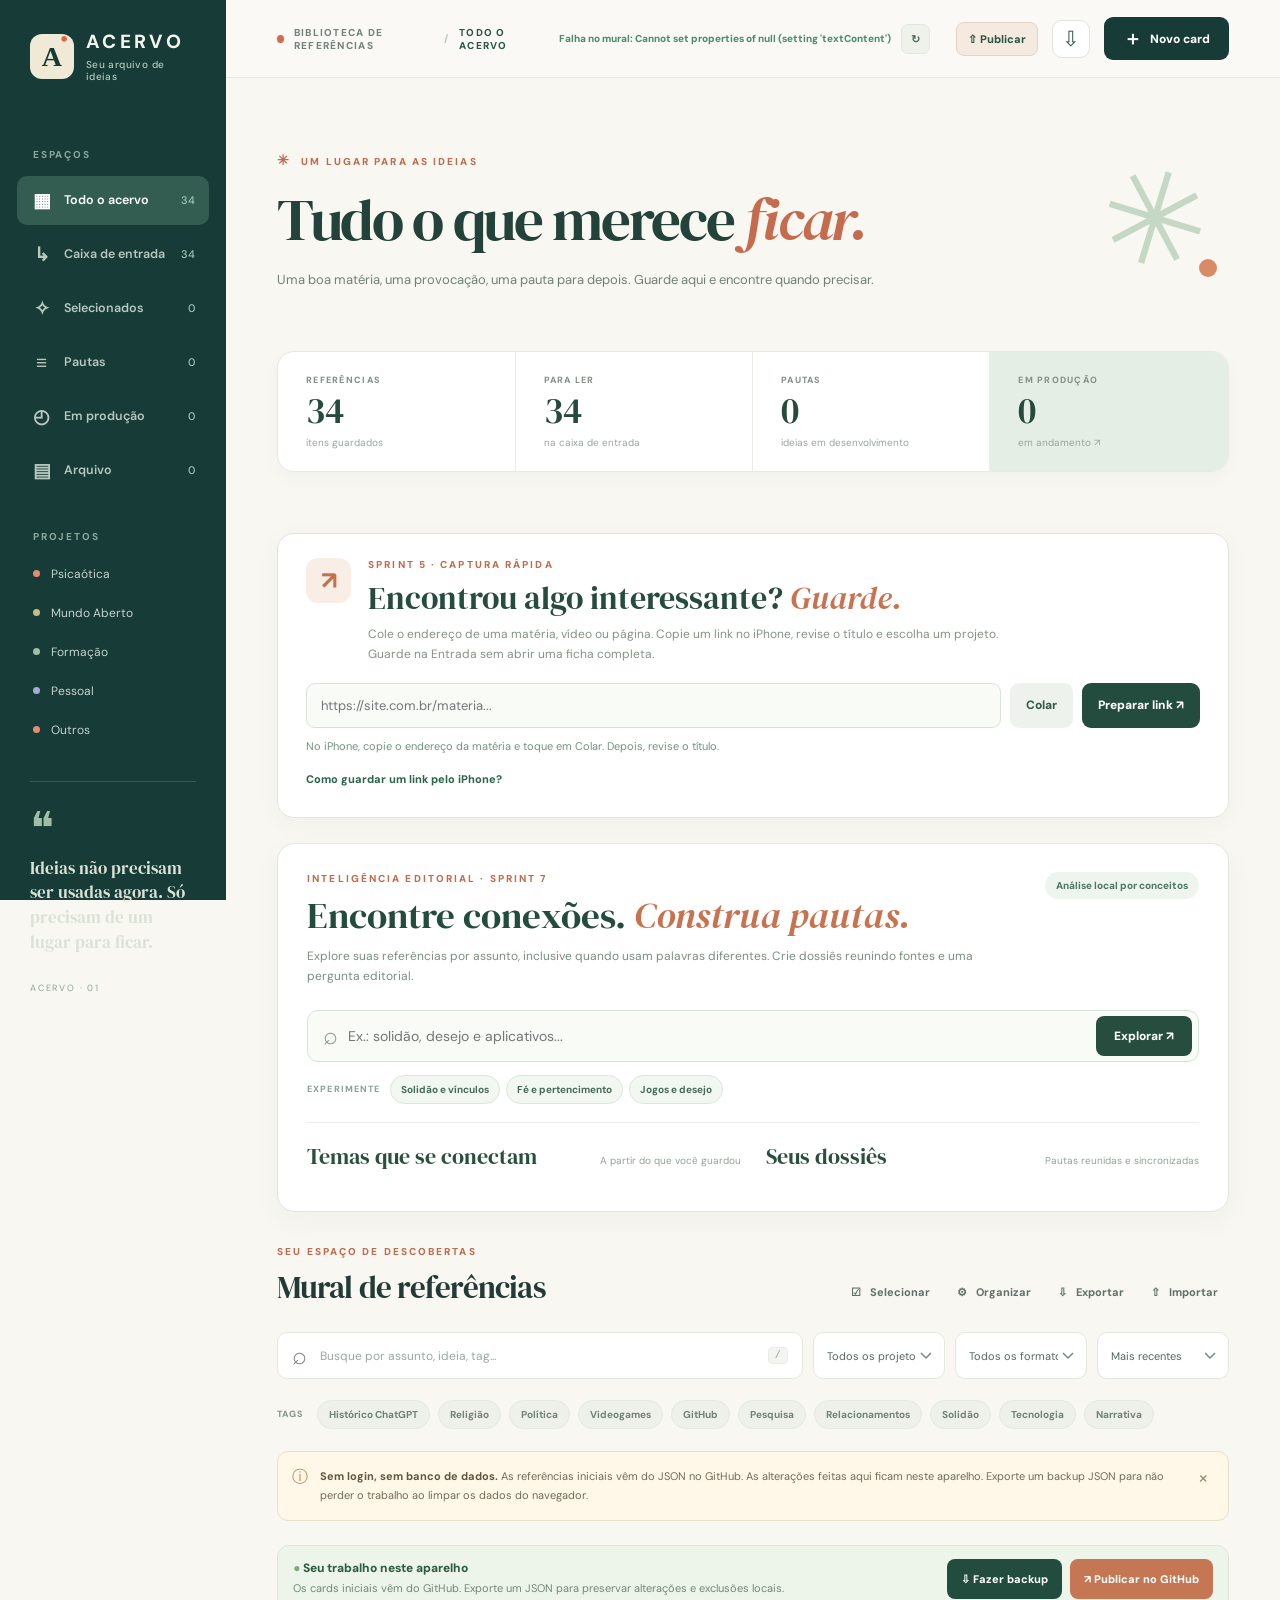
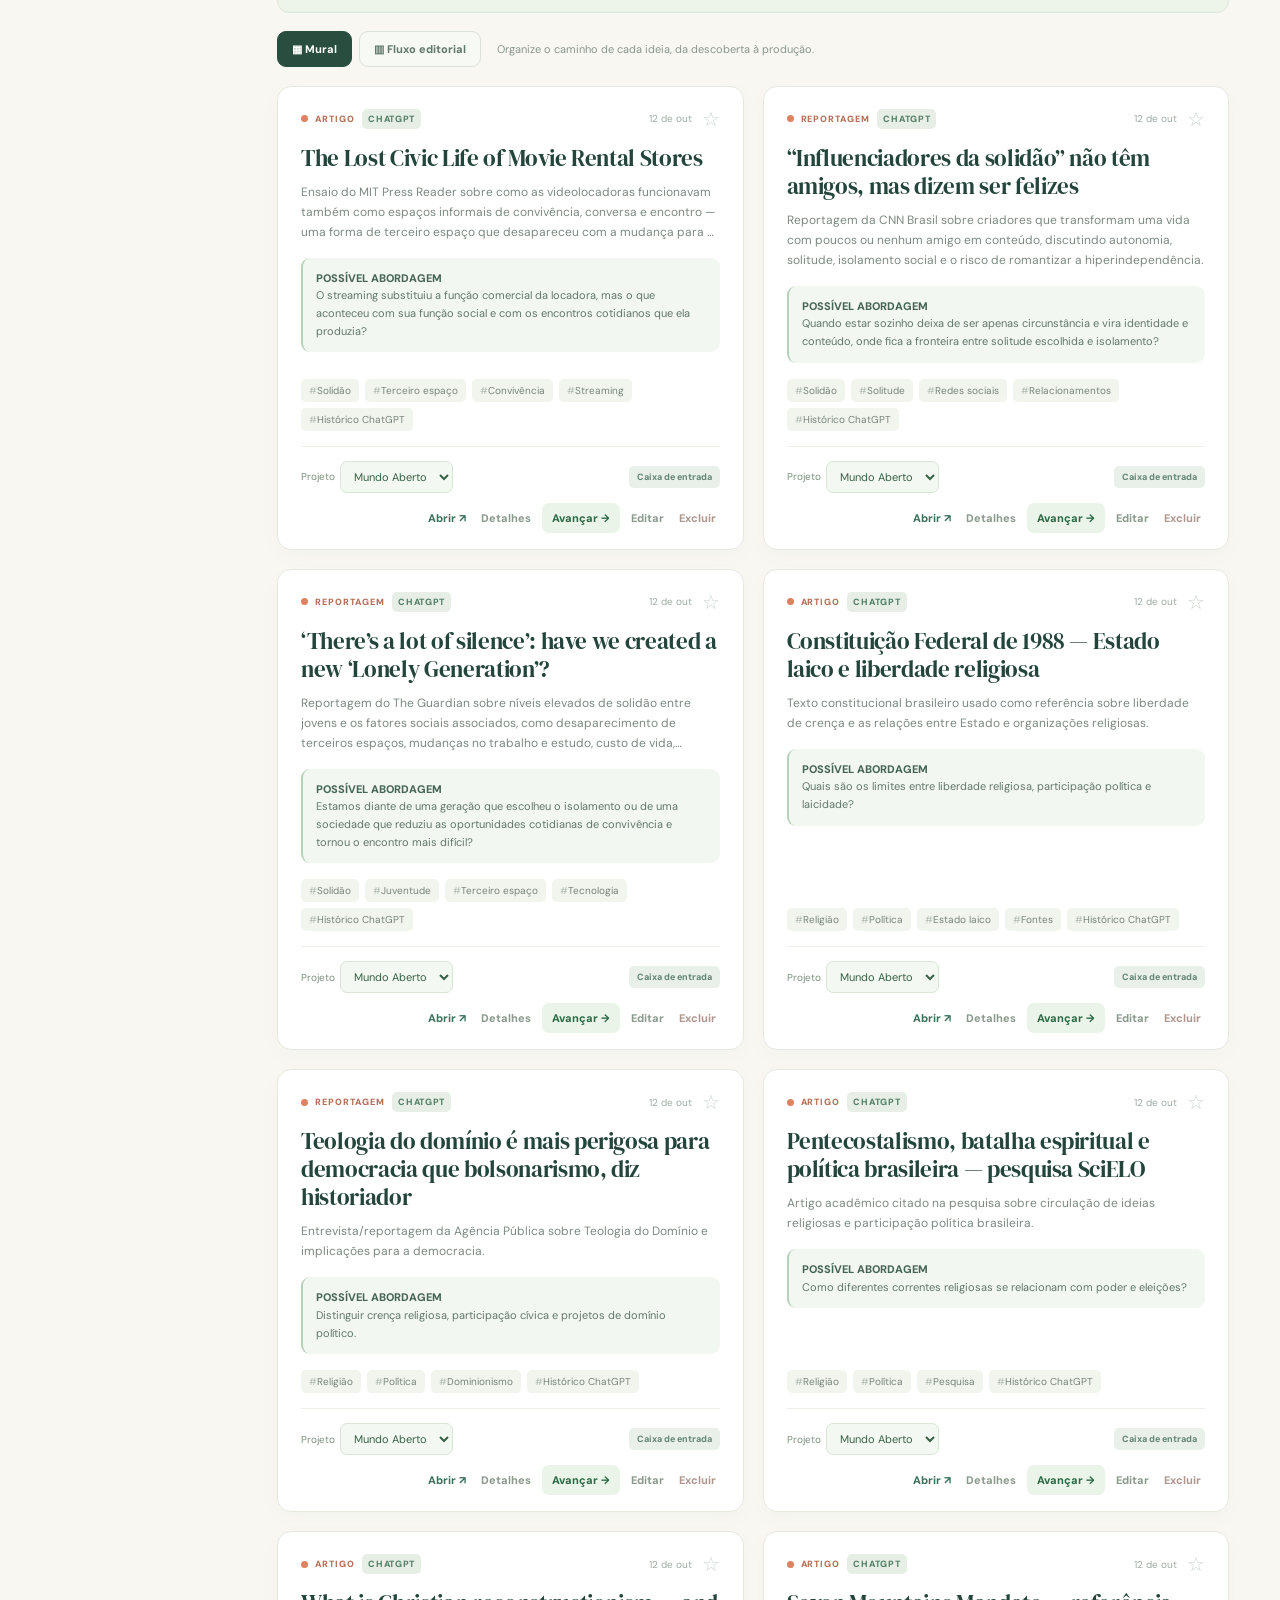
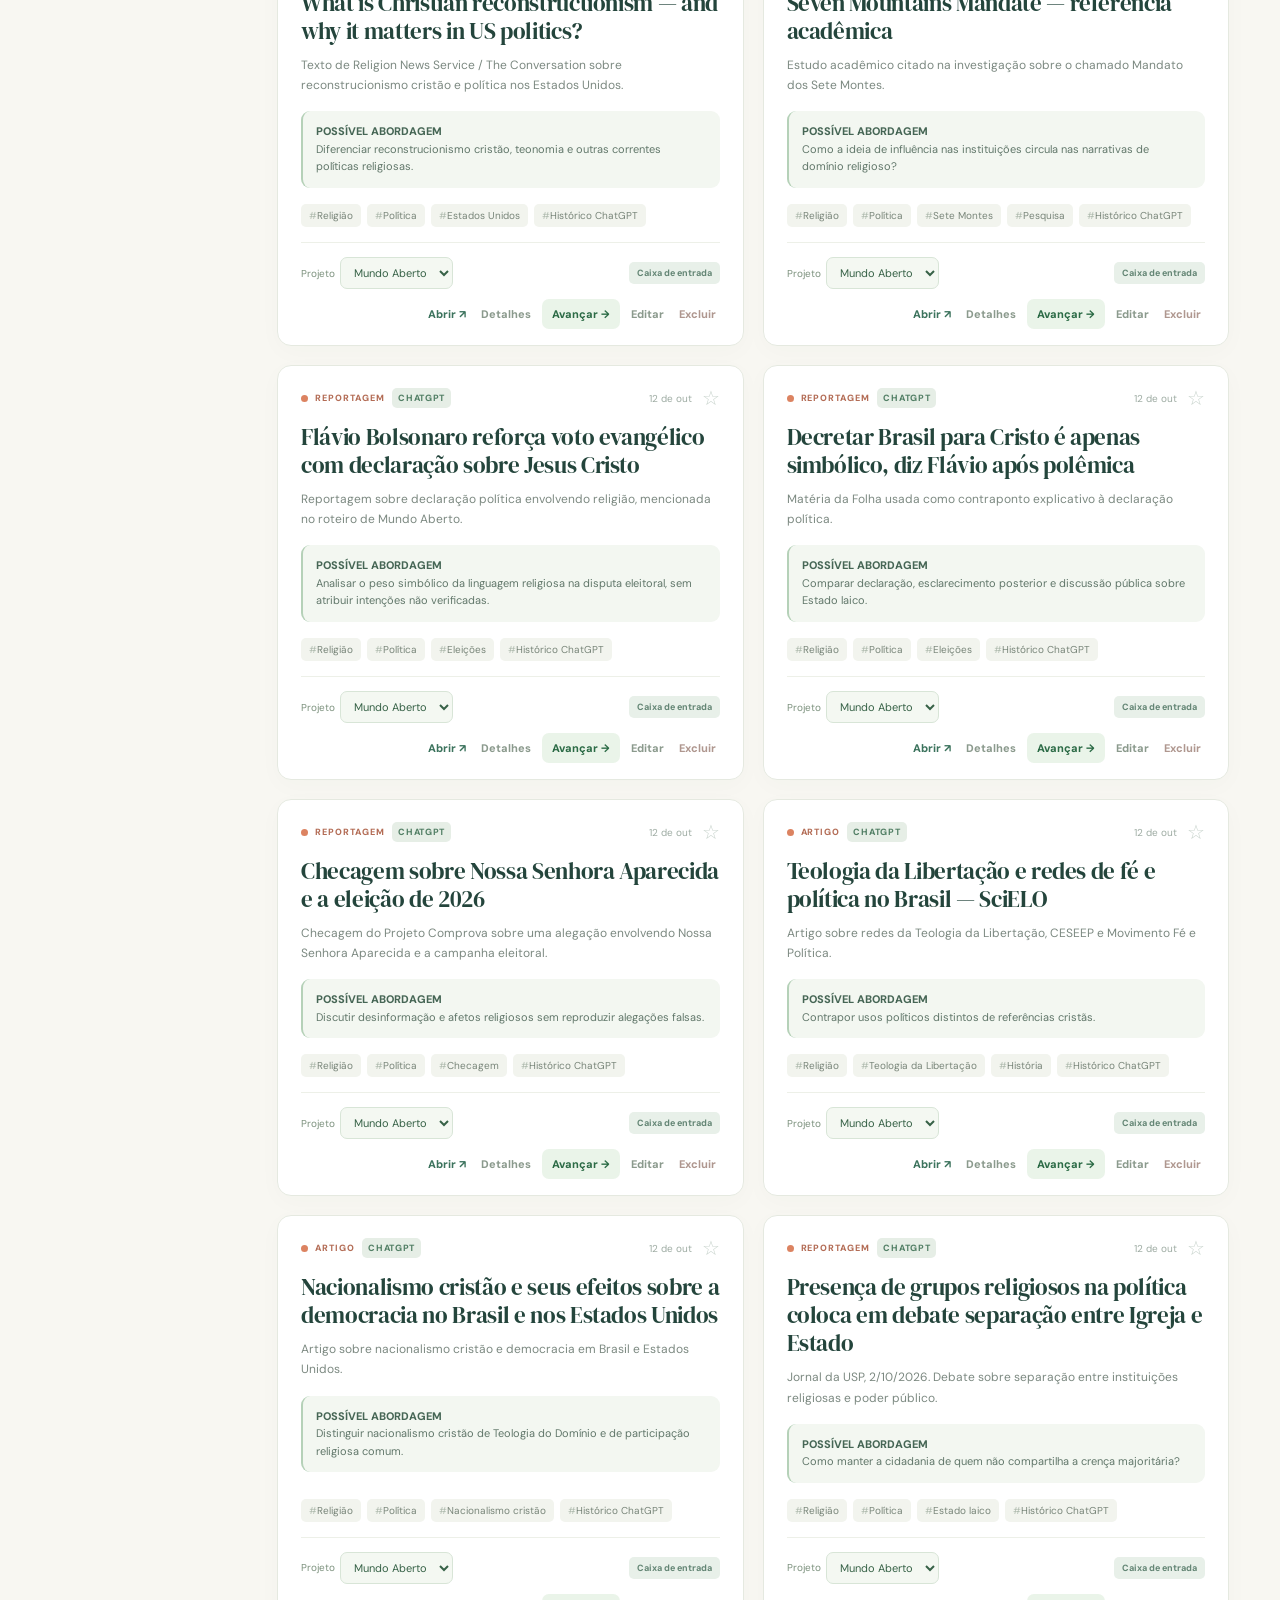
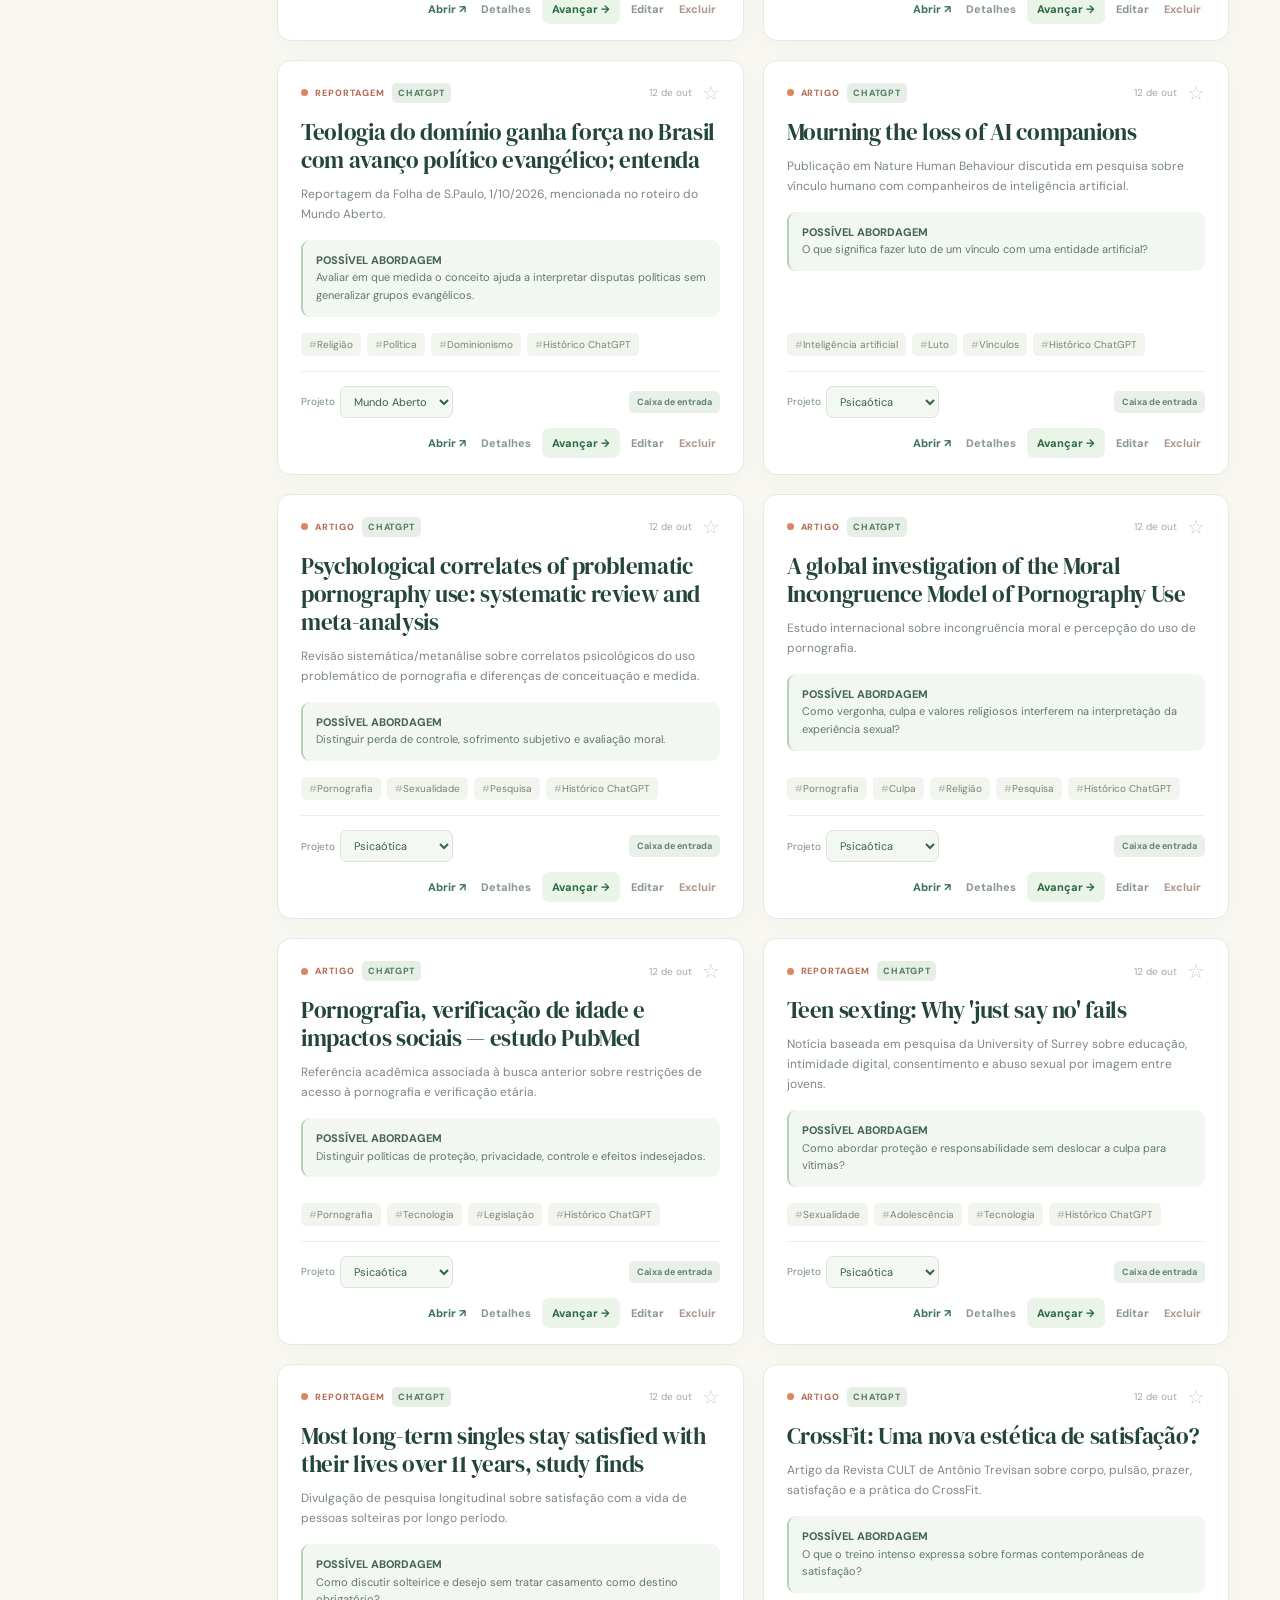
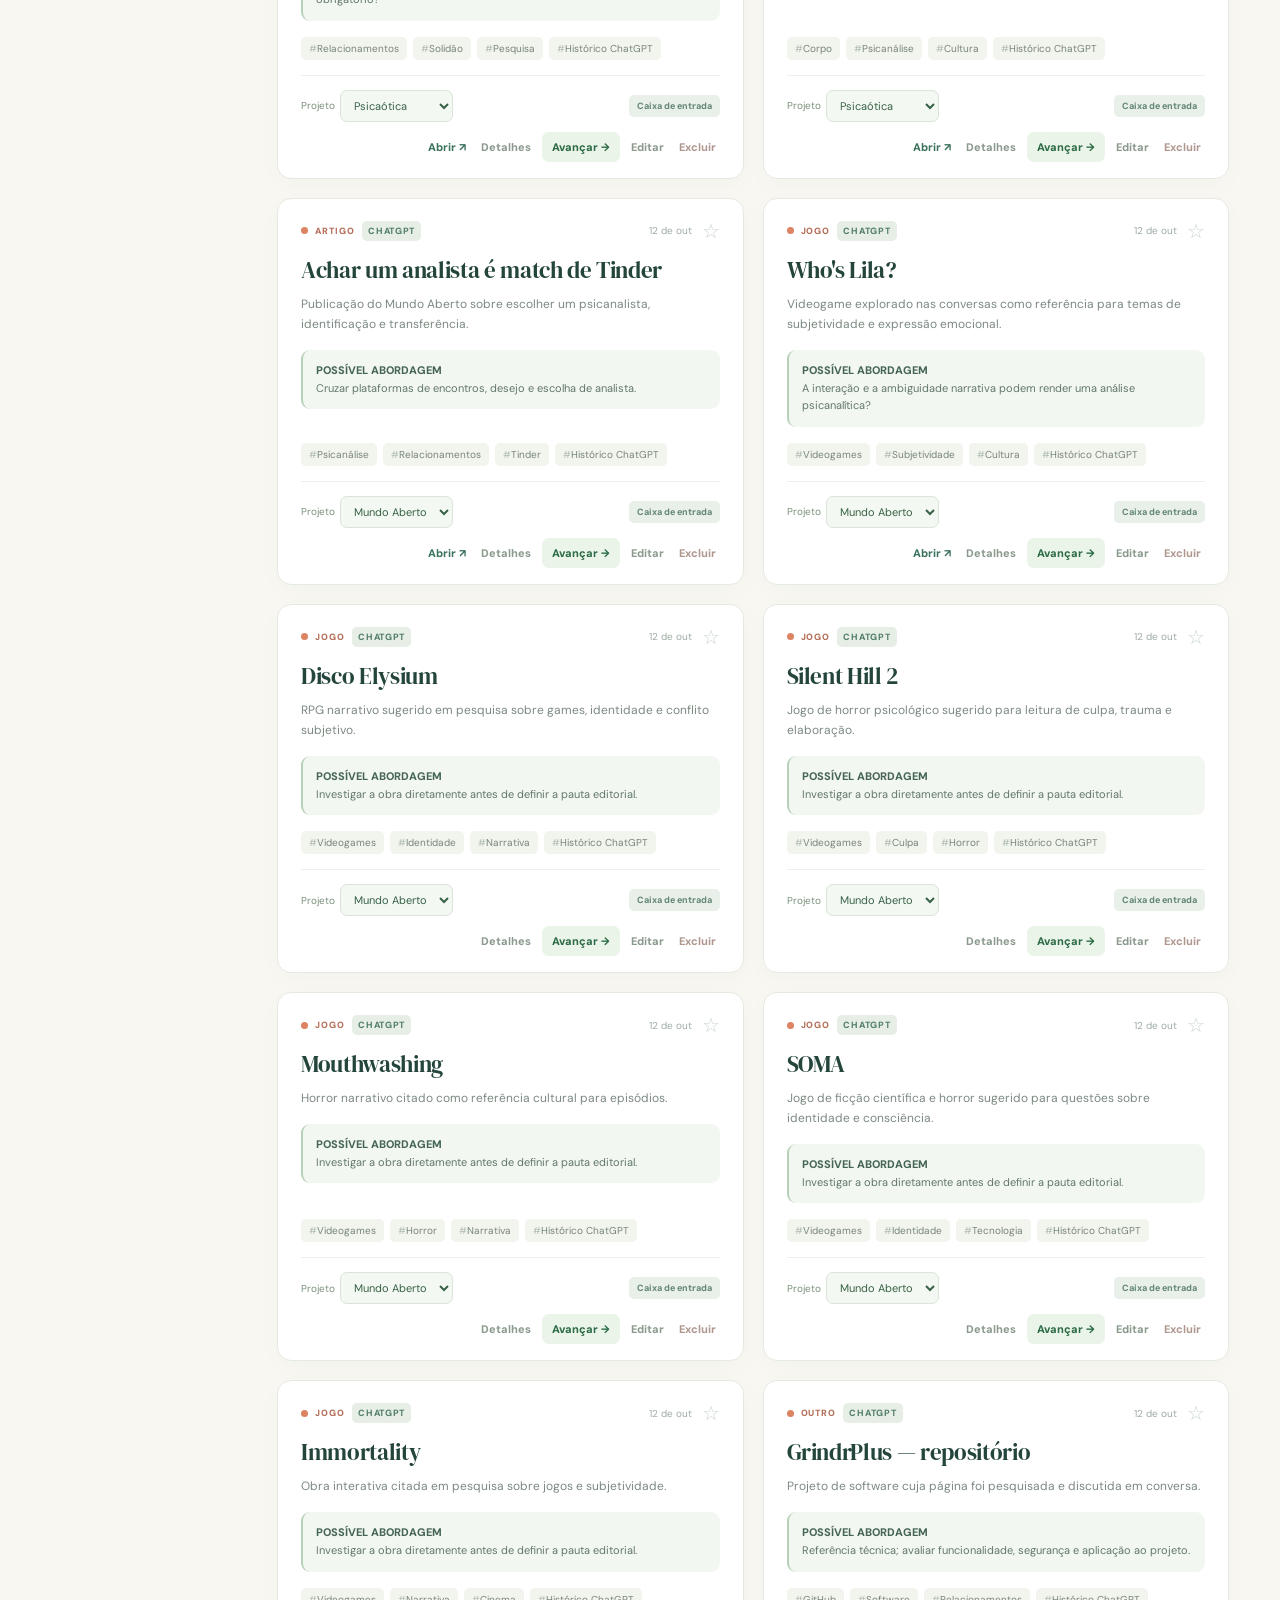
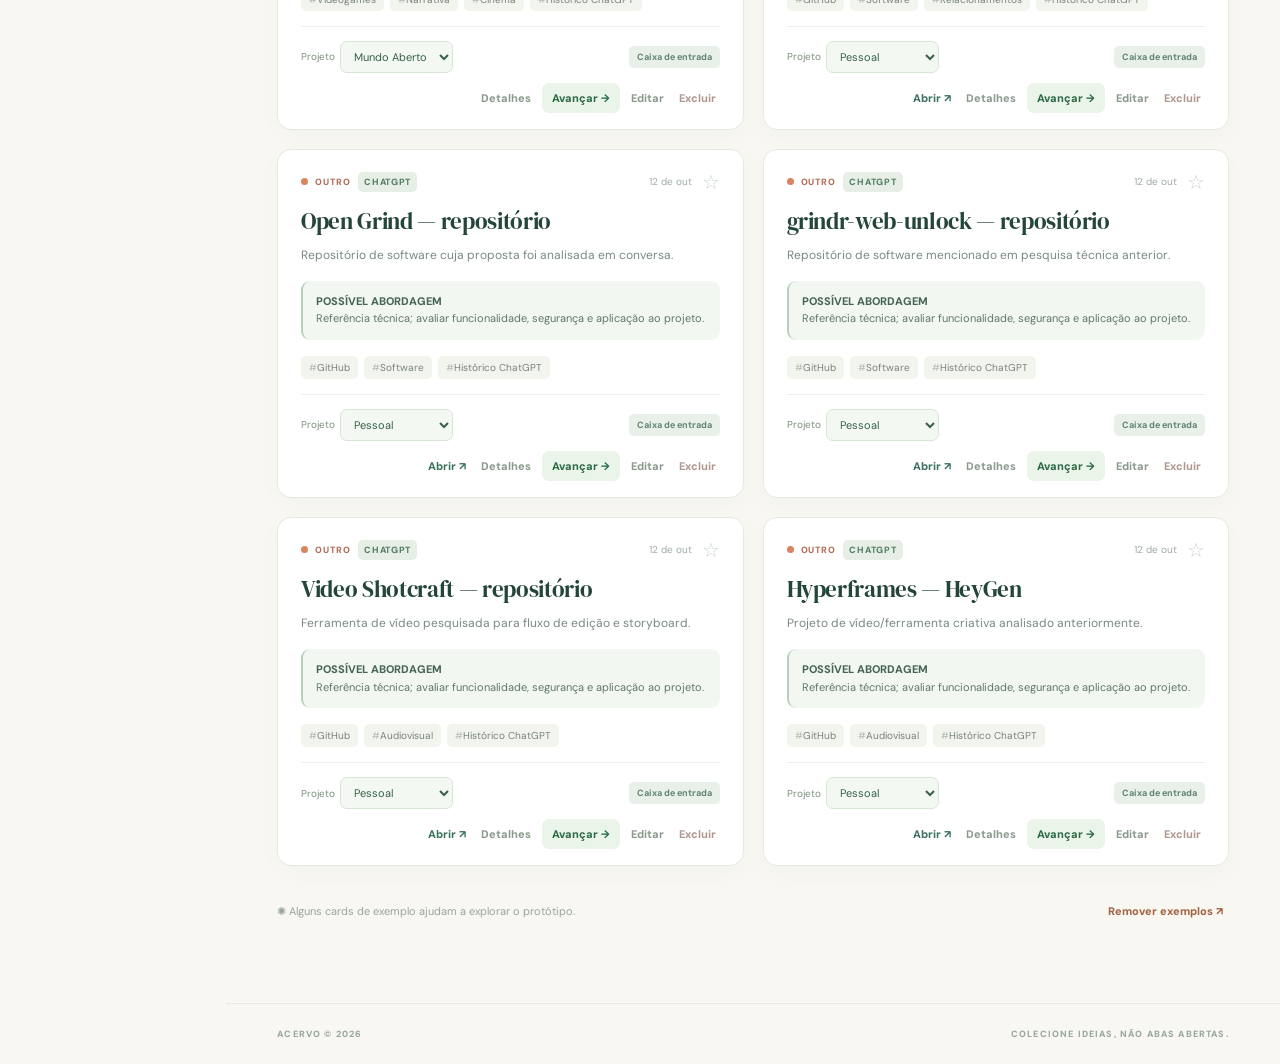
<file: acervo-sprint11-draft.html>
<!doctype html>
<html lang="pt-BR">
<head>
  <meta charset="utf-8">
  <meta name="viewport" content="width=device-width,initial-scale=1,viewport-fit=cover">
  <meta name="theme-color" content="#173b36">
  <meta name="color-scheme" content="light">
  <meta name="apple-mobile-web-app-capable" content="yes">
  <meta name="apple-mobile-web-app-status-bar-style" content="default">
  <meta name="apple-mobile-web-app-title" content="ACERVO">
  <meta name="mobile-web-app-capable" content="yes">
  <link rel="icon" type="image/svg+xml" href="./icons/icon.svg">
  <link rel="apple-touch-icon" sizes="180x180" href="./icons/icon-180.png">
  <meta name="description" content="ACERVO — um lugar para guardar referências, organizar ideias e acompanhar pautas.">
  <title>ACERVO — Edição direta</title>
  <style>@import url('https://fonts.googleapis.com/css2?family=DM+Sans:wght@400;500;600;700;800&family=DM+Serif+Display:ital@0;1&display=swap');
:root{--dark:#173b36;--dark-2:#234840;--ink:#233b37;--muted:#75817d;--cream:#f8f7f2;--line:#e7e9e2;--terracotta:#d66a4a;--mint:#dfece4;--white:#fff;--radius:17px}*{box-sizing:border-box}html{scroll-behavior:smooth}body{margin:0;background:var(--cream);font-family:'DM Sans',Arial,sans-serif;color:var(--ink);-webkit-font-smoothing:antialiased}button,input,select,textarea{font:inherit}button{cursor:pointer}button:focus-visible,input:focus-visible,select:focus-visible,textarea:focus-visible{outline:3px solid #f1ae7e;outline-offset:3px}a{color:inherit}.app-shell{display:flex;min-height:100vh}.sidebar{width:250px;flex:0 0 250px;background:var(--dark);color:#f4f5ed;min-height:100vh;display:flex;flex-direction:column;padding:31px 17px 24px;position:sticky;top:0;height:100vh}.brand{display:flex;align-items:center;gap:12px;margin:0 13px 65px}.brand-symbol{height:45px;width:45px;display:grid;place-items:center;background:#f0e9d5;color:var(--dark);border-radius:12px;font-family:Georgia,serif;font-size:28px;position:relative;font-weight:bold}.brand-symbol span{position:absolute;font-size:21px;right:6px;top:-7px;color:var(--terracotta)}.brand-text{font-size:19px;font-weight:800;letter-spacing:.18em;line-height:1.2}.brand-text small{font-size:10px;letter-spacing:.04em;font-weight:500;display:block;color:#b5c9bf;margin-top:5px}.sidebar-label{font-size:10px;letter-spacing:.18em;font-weight:800;color:#89a69b;padding:0 16px;margin-bottom:15px}.sidebar-section{margin-bottom:35px}.side-nav{display:grid;gap:5px}.nav-item{width:100%;border:0;color:#b6c8bf;background:transparent;display:flex;align-items:center;gap:12px;text-align:left;padding:12px 14px;border-radius:10px;font-size:12.5px;font-weight:600;transition:background .2s}.nav-item:hover{background:#295049;color:#fff}.nav-item.is-active{background:#345d52;color:#fff}.nav-item .nav-icon{font-size:19px;display:inline-grid;place-items:center;width:21px;flex-shrink:0}.nav-item b{font-weight:500;margin-left:auto;color:#9fc8b8;font-size:11px}.project-list{padding:0 12px;display:grid;gap:7px}.project-link{background:transparent;border:0;padding:8px 4px;display:flex;align-items:center;gap:11px;text-align:left;color:#c5d3ce;font-size:12px}.project-link:hover,.project-link.selected{color:#fff}.project-dot{width:7px;height:7px;border-radius:50%;background:#df8e70;flex-shrink:0}.project-link:nth-child(2) .project-dot{background:#c5bd82}.project-link:nth-child(3) .project-dot{background:#9fbfa8}.project-link:nth-child(4) .project-dot{background:#a2aada}.sidebar-bottom{margin-top:auto;margin-inline:13px;border-top:1px solid #3a5b51;padding-top:25px}.bottom-decor{font-family:Georgia,serif;font-size:45px;line-height:1;color:#a1bda7}.sidebar-bottom p{font-family:'DM Serif Display',Georgia,serif;font-size:17px;font-weight:400;line-height:1.45;max-width:195px;margin:4px 0 21px;color:#dae1d5}.sidebar-bottom>span{font-size:9px;letter-spacing:.2em;color:#89a69b}.content-shell{flex:1;min-width:0;display:flex;flex-direction:column}.topbar{height:78px;border-bottom:1px solid var(--line);display:flex;align-items:center;justify-content:space-between;padding:0 clamp(22px,4vw,67px);background:#faf9f5;gap:20px}.topbar-path{display:flex;align-items:center;gap:10px;font-size:10px;font-weight:800;letter-spacing:.13em;color:#73827a}.topbar-dot{height:8px;width:8px;display:inline-block;border-radius:50%;background:var(--terracotta)}.topbar-path .divider{color:#b9c5bd}.topbar-path #breadcrumb{color:#2b5649}.topbar-actions{display:flex;align-items:center;gap:14px}.icon-button{height:38px;width:38px;border:1px solid #dfe5dc;background:#fff;border-radius:10px;font-size:21px;color:#33584c}.button{border:0;display:inline-flex;align-items:center;justify-content:center;gap:8px;padding:11px 19px;border-radius:9px;font-size:12px;font-weight:800;min-height:43px;white-space:nowrap;transition:transform .15s,filter .15s}.button:hover{filter:brightness(1.07);transform:translateY(-1px)}.button-primary{background:var(--dark);color:#fff}.button-primary span{font-size:19px;line-height:0}.button-light{background:#f4f5f0;color:#455a51;border:1px solid #dfe4dd}.main-content{width:100%;max-width:1550px;margin:auto;padding:0 clamp(22px,4vw,67px) 70px;flex:1}.hero{display:flex;align-items:center;justify-content:space-between;padding:65px 0 52px;min-height:273px}.eyebrow,.section-overline{font-size:10px;letter-spacing:.21em;color:#c16a4c;font-weight:800}.small-spark{font-size:14px;padding-right:6px}.hero h1{font-family:'DM Serif Display',Georgia,serif;font-size:clamp(38px,4.6vw,64px);font-weight:400;letter-spacing:-.04em;line-height:1.12;margin:18px 0 15px;color:#234239}.hero h1 em{color:#c56c4e;font-weight:400}.hero p{max-width:620px;font-size:13px;line-height:1.8;color:#718077;margin:0}.hero-mark{position:relative;flex:0 0 150px;height:135px;display:grid;place-items:center}.hero-mark span{font-size:130px;line-height:1;color:#c4d8c5;font-weight:400;transform:rotate(17deg)}.hero-mark i{position:absolute;width:18px;height:18px;border-radius:50%;background:#d98b68;right:12px;bottom:12px}.metrics{display:grid;grid-template-columns:repeat(4,minmax(0,1fr));background:#fff;border:1px solid #e6eae3;border-radius:17px;overflow:hidden;box-shadow:0 7px 18px #26413807;margin-bottom:61px}.metric{min-height:119px;display:flex;flex-direction:column;justify-content:center;padding:22px 28px;border-right:1px solid #ecede7}.metric:last-child{border:0}.metric>span{font-size:9px;letter-spacing:.14em;font-weight:800;color:#829088}.metric strong{font-family:'DM Serif Display',Georgia,serif;font-size:36px;font-weight:400;color:#244b3c;line-height:1.2;margin:3px 0}.metric small{font-size:10px;color:#99a59b}.metric-accent{background:#e5eee4}.board-heading{display:flex;justify-content:space-between;align-items:flex-end;gap:20px;margin-bottom:24px}.board-heading h2{font-family:'DM Serif Display',Georgia,serif;font-weight:400;font-size:31px;letter-spacing:-.03em;margin:8px 0 0}.board-heading h2 span{display:inline-flex;align-items:center;justify-content:center;font-family:'DM Sans',sans-serif;font-size:11px;color:#7d9285;background:#e6eee5;vertical-align:middle;height:25px;min-width:25px;padding:0 8px;border-radius:12px;margin-left:4px;font-weight:700}.board-header-actions{display:flex;gap:5px}.quiet-button{display:flex;align-items:center;gap:9px;background:transparent;border:1px solid transparent;border-radius:9px;padding:8px 10px;font-size:11px;font-weight:700;color:#5e7168}.quiet-button:hover{background:#e9eee8;border-color:#dce5dd}.toolbar{display:flex;gap:10px;margin-bottom:20px}.searchbox{height:47px;flex:1;min-width:120px;display:flex;align-items:center;gap:11px;padding:0 14px;background:#fff;border:1px solid #e3e8df;border-radius:10px;color:#78877e}.searchbox:focus-within{border-color:#a0bcae}.searchbox span{font-size:25px;line-height:1}.searchbox input{width:100%;border:0;outline:0!important;background:transparent;font-size:12px;color:#284336}.searchbox input::placeholder{color:#9ca9a2}.searchbox kbd{font-size:10px;background:#f3f5f1;border:1px solid #e9ede8;color:#92a199;min-width:20px;text-align:center;padding:2px 4px;border-radius:4px}.toolbar select{width:157px;flex-shrink:0;appearance:none;border:1px solid #e3e8df;color:#54685d;border-radius:10px;font-size:11px;padding:0 28px 0 13px;background:#fff url("data:image/svg+xml,%3Csvg xmlns='http://www.w3.org/2000/svg' width='12' height='8'%3E%3Cpath d='m1 1 5 5 5-5' fill='none' stroke='%23758c81' stroke-width='1.5'/%3E%3C/svg%3E") no-repeat right 12px center}.tag-strip{display:flex;align-items:center;gap:12px;margin-bottom:22px;min-height:30px}.tag-prefix{font-size:9px;font-weight:800;letter-spacing:.12em;color:#87948b}.tag-scroll{display:flex;gap:8px;overflow-x:auto;scrollbar-width:none;align-items:center;flex:1}.tag-scroll::-webkit-scrollbar{display:none}.tag-chip{white-space:nowrap;background:#eef0ea;color:#708176;border:1px solid #e4e9e1;border-radius:100px;font-size:10px;font-weight:700;padding:7px 11px}.tag-chip:hover,.tag-chip.active{background:#27493f;color:#fff;border-color:#27493f}.clear-filters{border:none;background:transparent;color:#b45f43;font-weight:700;font-size:11px;white-space:nowrap}.notice{display:flex;align-items:flex-start;gap:12px;background:#fff8e9;border:1px solid #eadfc8;padding:15px 14px;border-radius:11px;color:#746956;font-size:11px;line-height:1.7;margin:0 0 24px}.notice strong{color:#65533d}.notice-icon{font-size:16px;line-height:1.2;color:#ba8550}.notice button{border:0;background:none;font-size:19px;color:#99886f;line-height:1;margin-left:auto}.card-grid{display:grid;grid-template-columns:repeat(3,minmax(0,1fr));align-items:stretch;gap:19px}.reference-card{background:#fff;border:1px solid #e5e9e0;border-radius:14px;padding:22px 23px 16px;display:flex;flex-direction:column;min-height:322px;position:relative;transition:box-shadow .2s,transform .2s;box-shadow:0 6px 24px #26413806}.reference-card:hover{transform:translateY(-3px);box-shadow:0 12px 30px #26413813}.card-top{display:flex;align-items:center;gap:7px;margin-bottom:15px;flex-wrap:wrap}.category-dot{height:7px;width:7px;border-radius:50%;background:#dc8361}.format-label{font-size:9px;letter-spacing:.11em;font-weight:800;color:#b36c55;text-transform:uppercase}.card-date{font-size:10px;color:#9daba2;margin-left:auto}.favorite-button{border:0;background:transparent;font-size:20px;color:#c9d4cd;padding:0 0 0 3px;line-height:1}.favorite-button.on{color:#c97750}.reference-card h3{margin:0 0 10px;font-family:'DM Serif Display',Georgia,serif;font-size:23px;line-height:1.22;letter-spacing:-.015em;font-weight:400;color:#24453c}.card-description{font-size:12px;color:#7c8981;line-height:1.67;margin:0 0 16px;display:-webkit-box;-webkit-line-clamp:3;-webkit-box-orient:vertical;overflow:hidden}.angle{font-size:11px;line-height:1.6;background:#f3f7f1;border-radius:9px;padding:12px 13px;color:#61776a;border-left:2px solid #b5d1b8;margin:0 0 16px}.angle b{font-weight:800;color:#466655}.card-tags{display:flex;flex-wrap:wrap;gap:6px;margin-top:auto;margin-bottom:15px}.card-tags span{font-size:10px;background:#f2f4ee;border-radius:5px;color:#788579;padding:5px 8px}.card-tags span::before{content:'#';color:#b4bfb3}.card-divider{height:1px;width:100%;background:#edf0e8;margin-bottom:14px}.card-footer{display:flex;justify-content:space-between;align-items:center;gap:6px}.project-name{display:flex;align-items:center;gap:6px;color:#7d8c80;font-size:10px;font-weight:700;min-width:0}.project-name i{height:7px;width:7px;background:#d9a183;border-radius:50%;flex-shrink:0}.card-actions{display:flex;align-items:center;gap:7px}.card-actions button,.card-actions a{font-size:11px;font-weight:800;background:transparent;border:none;color:#3c735d;text-decoration:none;white-space:nowrap;padding:4px}.card-actions .edit-btn{color:#8b9a8d}.card-actions .delete-btn{color:#af978f}.stage-badge{font-size:9px;color:#638574;background:#e8f0e9;padding:5px 8px;border-radius:5px;font-weight:700;white-space:nowrap;margin-left:auto}.stage-badge.producao{background:#f8e9dc;color:#b47753}.stage-badge.pauta{background:#e9edf9;color:#6b7bb0}.stage-badge.arquivo{background:#eee;color:#777}.stage-badge.selecionado{background:#fbefd8;color:#ab8247}.demo-badge{position:absolute;right:18px;top:-9px;background:#f3e9d6;border-radius:4px;font-size:8px;font-weight:800;color:#b08545;padding:4px 7px;letter-spacing:.07em}.demo-toolbar{display:flex;justify-content:space-between;gap:15px;align-items:center;margin-top:23px;padding:14px 0;color:#99a59c;font-size:11px}.demo-toolbar button{border:0;background:transparent;color:#a26345;font-weight:800;font-size:11px}.empty-state{padding:68px 20px;text-align:center;background:#fff;border:1px dashed #d8e2d7;border-radius:16px}.empty-symbol{font-size:72px;color:#b8d1bd}.empty-state h3{font-family:'DM Serif Display',Georgia,serif;font-size:30px;font-weight:400;margin:5px 0}.empty-state p{font-size:12px;color:#8c9b91;line-height:1.7;margin-bottom:20px}.footer{max-width:1550px;width:100%;margin:0 auto;padding:24px clamp(22px,4vw,67px);border-top:1px solid var(--line);display:flex;justify-content:space-between;align-items:center;color:#98a69c;font-size:9px;font-weight:800;letter-spacing:.13em}.mobile-nav,.fab{display:none}dialog{border:0;border-radius:17px;width:min(570px,calc(100vw - 28px));max-height:min(90vh,850px);padding:0;box-shadow:0 25px 90px #10251b60;background:#fff;color:var(--ink)}dialog::backdrop{background:#071e18a6;backdrop-filter:blur(5px)}dialog[open]{animation:pop .18s ease-out}@keyframes pop{from{transform:translateY(10px);opacity:.5}to{transform:translateY(0);opacity:1}}.dialog-head{padding:25px 28px 18px;border-bottom:1px solid #e7ebe4;display:flex;justify-content:space-between;align-items:start}.dialog-head h2{font-family:'DM Serif Display',Georgia,serif;font-size:28px;font-weight:400;margin:7px 0}.dialog-head p{font-size:12px;color:#859187;margin:0}.dialog-close{background:#f3f5f0;border:0;border-radius:7px;color:#64776c;font-size:23px;width:32px;height:32px}.dialog-body{padding:24px 28px;display:grid;gap:17px;max-height:56vh;overflow:auto}.field{display:flex;flex-direction:column;gap:7px;min-width:0}.field label{font-size:11px;font-weight:800;color:#4b6659}.field label span{color:#ba6e4e}.field input,.field textarea,.field select{border:1px solid #dae3d9;background:#fbfcf9;border-radius:8px;padding:11px 12px;width:100%;font-size:12px;color:#35493f;outline:none}.field textarea{resize:vertical;min-height:67px;line-height:1.5}.field input:focus,.field textarea:focus,.field select:focus{border-color:#79a08b}.field small{font-size:10px;color:#91a094}.field-grid{display:grid;grid-template-columns:1fr 1fr;gap:15px}.dialog-actions{border-top:1px solid #e6eae3;padding:17px 28px;display:flex;justify-content:flex-end;gap:9px}.toast{position:fixed;bottom:25px;right:25px;z-index:100;padding:14px 19px;border-radius:10px;background:#1e483b;color:#fff;font-size:12px;font-weight:700;box-shadow:0 14px 30px #183c3247;opacity:0;transform:translateY(18px);pointer-events:none;transition:.2s}.toast.show{opacity:1;transform:translateY(0)}
@media(max-width:1290px){.card-grid{grid-template-columns:repeat(2,minmax(0,1fr))}.toolbar select{width:132px}.sidebar{width:226px;flex-basis:226px}}@media(max-width:980px){.sidebar{width:204px;flex-basis:204px}.brand{margin-left:6px;margin-right:0}.brand-text{font-size:16px}.topbar{padding:0 25px}.main-content{padding:0 25px 50px}.metrics{margin-bottom:45px}.metric{padding:18px}.toolbar{flex-wrap:wrap}.searchbox{flex-basis:100%}.toolbar select{flex:1}.hero-mark{display:none}}@media(max-width:720px){.sidebar{display:none}.content-shell{padding-bottom:77px}.topbar{height:59px;padding:0 18px}.topbar-path{font-size:9px;white-space:nowrap;overflow:hidden;text-overflow:ellipsis}.topbar-path .divider,.topbar-path #breadcrumb{display:none}.top-add{display:none}.icon-button{height:35px;width:35px}.main-content{padding:0 18px 40px}.hero{padding:35px 0 30px;min-height:0}.hero h1{font-size:43px;margin:11px 0}.hero p{font-size:12px;line-height:1.6}.metrics{grid-template-columns:repeat(2,minmax(0,1fr));margin-bottom:38px}.metric{min-height:92px;padding:15px 18px}.metric:nth-child(2){border-right:0}.metric:nth-child(-n+2){border-bottom:1px solid #ecede7}.metric strong{font-size:30px}.board-heading{align-items:flex-end;margin-bottom:19px}.board-heading h2{font-size:29px}.board-header-actions{gap:0}.quiet-button{padding:8px 5px;font-size:16px}.quiet-button span{display:none}.toolbar{gap:8px}.searchbox{height:45px}.toolbar select{height:43px;min-width:0;width:auto;font-size:10px;padding-left:11px}.toolbar select:last-child{display:none}.tag-strip{gap:8px}.card-grid{grid-template-columns:1fr;gap:13px}.reference-card{min-height:0;padding:20px}.reference-card h3{font-size:25px}.card-description{font-size:12px}.notice{font-size:10px}.demo-toolbar{font-size:10px;align-items:flex-start}.mobile-nav{display:flex;position:fixed;bottom:0;left:0;right:0;height:calc(65px + env(safe-area-inset-bottom));padding-bottom:env(safe-area-inset-bottom);border-top:1px solid #dae2d7;background:#fff;z-index:20;box-shadow:0 -6px 25px #26413811;align-items:stretch;justify-content:space-around}.mobile-item{display:flex;flex-direction:column;justify-content:center;align-items:center;flex:1;border:0;background:transparent;gap:2px;color:#8b9e92}.mobile-item span{font-size:23px;line-height:1}.mobile-item small{font-size:9px;font-weight:800}.mobile-item.is-active{color:#255d48}.fab{display:grid;place-items:center;position:fixed;right:20px;bottom:calc(77px + env(safe-area-inset-bottom));height:54px;width:54px;z-index:22;background:var(--dark);color:#fff;border:3px solid #fff;border-radius:50%;box-shadow:0 6px 20px #1d4d3b40;font-size:27px}.footer{padding:20px 18px;font-size:8px}.footer span:last-child{display:none}.toast{bottom:calc(139px + env(safe-area-inset-bottom));right:14px;left:14px;text-align:center}.dialog-body{padding:17px 19px;max-height:60vh}.dialog-head{padding:22px 19px 17px}.dialog-actions{padding:14px 19px}.field-grid{gap:9px}.dialog-head h2{font-size:25px}}
@media(max-width:360px){.hero h1{font-size:37px}.board-heading h2{font-size:25px}.toolbar select{font-size:9px}}
@media(prefers-reduced-motion:reduce){*,*:before,*:after{animation:none!important;transition:none!important;scroll-behavior:auto!important}}
[hidden]{display:none!important}

/* Sprint 2 — conta, autenticação e sincronização */
.cloud-controls{display:flex;align-items:center;gap:10px;margin-right:12px;min-width:0}
.sync-status{font-size:10px;color:#4a8b6b;font-weight:800;white-space:nowrap}
.user-email{font-size:10px;color:#85978b;max-width:165px;overflow:hidden;text-overflow:ellipsis;white-space:nowrap}
.cloud-action{padding:7px 9px;background:#eff2eb;border:1px solid #e1e8df;border-radius:7px;color:#4b6e5d;font-size:11px;font-weight:800}
.cloud-action:hover{background:#dfeae0}
.auth-gate{position:fixed;inset:0;z-index:1000;background:linear-gradient(140deg,#e9efe7,#f8f7f2 55%,#e7e8de);display:grid;place-items:center;padding:22px;overflow:auto}
.auth-gate[hidden]{display:none!important}
.auth-panel{width:min(100%,430px);background:#fff;border:1px solid #e5e9e0;border-radius:19px;box-shadow:0 20px 80px #1a46361e;padding:clamp(25px,5vw,43px)}
.auth-brand{font-family:Georgia,serif;font-size:35px;letter-spacing:-.1em;color:#173b36;line-height:1;margin:0 0 29px}
.auth-brand span{color:#d66a4a}.auth-brand small{font-family:'DM Sans',Arial,sans-serif;font-weight:800;font-size:12px;letter-spacing:.2em;vertical-align:middle;margin-left:12px}
.auth-overline{font-size:10px;letter-spacing:.16em;color:#c37556;font-weight:800}
.auth-panel h1{font-family:'DM Serif Display',Georgia,serif;font-size:clamp(34px,5vw,46px);font-weight:400;line-height:1.07;margin:13px 0 17px;color:#21453a}
.auth-panel h1 em{color:#c86e4d}
.auth-panel p{font-size:13px;line-height:1.7;color:#788b7e;margin-bottom:28px}
.auth-panel form{display:flex;flex-direction:column;gap:8px}
.auth-panel label{font-size:11px;color:#446251;font-weight:800;margin-top:7px}
.auth-panel input{width:100%;padding:13px 14px;border-radius:9px;background:#f9fbf8;border:1px solid #dbe6dc;color:#254739;font-size:14px;outline:none}
.auth-panel input:focus{border-color:#6e9a80;box-shadow:0 0 0 3px #b9d1c544}
.auth-submit{border:0;border-radius:9px;background:#173b36;color:#fff;font-size:13px;font-weight:800;padding:14px;margin-top:10px}
.auth-submit:disabled{opacity:.6;cursor:wait}
.auth-error{color:#a85943;min-height:18px;font-size:12px;line-height:1.5;margin-top:6px}
.auth-bottom{display:flex;gap:12px;justify-content:center;align-items:center;margin:22px 0}
.auth-bottom button{border:0;background:transparent;color:#466a57;font-weight:800;font-size:11px}
.auth-bottom span{color:#ccd5cc}
.auth-foot{display:block;text-align:center;font-size:10px;color:#97a59b;line-height:1.6}
@media(max-width:980px){.user-email{display:none}.cloud-controls{gap:6px;margin-right:4px}}
@media(max-width:720px){.topbar-path{font-size:0}.topbar-path::before{content:'ACERVO';font-size:10px;letter-spacing:.1em;font-weight:800}.topbar-actions{gap:6px}.cloud-controls{margin-right:0}.sync-status{font-size:9px}.cloud-action{font-size:10px;padding:7px}.auth-panel{padding:30px 24px}}


/* SPRINT 3 — organização editorial */
[hidden]{display:none!important}
.sr-only{position:absolute!important;clip:rect(0,0,0,0);width:1px;height:1px;overflow:hidden;white-space:nowrap}
.view-switch{display:flex;align-items:center;gap:7px;flex-wrap:wrap;margin:0 0 19px}
.view-switch .view-toggle{border:1px solid #dae3da;padding:10px 14px;border-radius:9px;background:#f7f9f5;color:#61796a;font-size:11px;font-weight:800;white-space:nowrap}
.view-switch .view-toggle.is-active{background:#294e40;color:#fff;border-color:#294e40}
.view-switch>span{font-size:11px;color:#8a968d;margin-left:9px}
.quick-stage{display:inline-flex;max-width:100%;align-items:center;position:relative}
.quick-stage select,.detail-stage select{font-size:11px;max-width:185px;background:#f0f4ed;border:1px solid #d5dfd6;border-radius:7px;color:#2c5e4b;padding:7px 22px 7px 9px;font-weight:700;cursor:pointer}
.reference-card .card-footer{flex-wrap:wrap;gap:8px}
.reference-card .card-footer>.quick-stage{margin-left:auto}
.pipeline-board{display:grid;grid-template-columns:repeat(5,minmax(215px,1fr));gap:12px;align-items:start;overflow-x:auto;padding:2px 2px 22px;scrollbar-color:#b6c4b8 transparent}
.pipeline-column{background:#eaf0e9;border-radius:13px;border:1px solid #dce6db;min-height:300px;overflow:hidden;transition:border .16s,background .16s}
.pipeline-column.drop-target{border:2px dashed #d66a4a;background:#f4e8dc}
.pipeline-column-head{height:60px;padding:16px 14px 12px;display:flex;justify-content:space-between;align-items:center;border-bottom:1px solid #dce6dc}
.pipeline-column-head h3{font-family:'DM Sans',Arial,sans-serif;margin:0;font-weight:800;font-size:12px;color:#294e42}
.pipeline-column-head span{border-radius:20px;background:#d7e4d7;color:#365e4a;padding:3px 8px;font-size:11px;font-weight:800}
.pipeline-column-body{padding:11px;display:grid;gap:10px}
.pipeline-card{background:#fff;border-radius:10px;border:1px solid #e1e8dd;box-shadow:0 2px 11px #24452a08;padding:14px;cursor:grab}
.pipeline-card:active{cursor:grabbing}
.pipeline-type{font-size:9px;font-weight:800;color:#c47857;letter-spacing:.09em;text-transform:uppercase}
.pipeline-card h3{font-family:'DM Serif Display',Georgia,serif;font-size:17px;font-weight:400;line-height:1.24;color:#253f35;margin:8px 0}
.pipeline-card p{color:#75847a;font-size:11px;line-height:1.55;margin:0 0 14px;display:-webkit-box;-webkit-line-clamp:3;-webkit-box-orient:vertical;overflow:hidden}
.pipeline-card-meta{display:flex;align-items:center;justify-content:space-between;padding-top:10px;border-top:1px solid #edf0ea;font-size:10px;color:#60786a}
.mini-star{color:#d58f45}
.pipeline-actions{display:flex;gap:7px;align-items:center;flex-wrap:wrap;margin-top:11px}
.pipeline-actions .quick-stage{flex:1}
.pipeline-actions .quick-stage select{width:100%;max-width:100%;font-size:10px}
.pipeline-detail-btn{background:transparent;border:0;padding:7px 0;color:#28614c;font-size:10px;font-weight:800;white-space:nowrap}
.pipeline-empty{margin:6px;color:#8b9c91;font-size:11px;line-height:1.5}
.editorial-dialog{border:1px solid #e1e8df;border-radius:19px;padding:0;width:min(95vw,650px);max-height:min(88dvh,900px);background:#fff;box-shadow:0 25px 90px #1a3b3538;overflow:auto;color:#263f35}
.editorial-dialog::backdrop{background:#102f2cc4;backdrop-filter:blur(4px)}
.editorial-dialog-head{padding:23px 27px 15px;display:flex;align-items:flex-start;justify-content:space-between;gap:15px}
.editorial-dialog-head h2{font-family:'DM Serif Display',Georgia,serif;font-size:29px;font-weight:400;margin:8px 0 0}
.editorial-close{height:35px;width:35px;display:grid;place-items:center;flex:none;border:1px solid #e0e7df;border-radius:9px;background:#f5f7f4;font-size:23px;color:#466357}
.editorial-dialog-actions{display:flex;justify-content:flex-end;gap:10px;padding:17px 27px 24px;border-top:1px solid #e8eee8}
#detailsContent{padding:7px 27px 22px}
.detail-meta{display:flex;gap:7px;flex-wrap:wrap}
.detail-meta span{background:#e8efe8;border-radius:50px;padding:6px 11px;font-size:10px;font-weight:800;color:#466756}
#detailTitle{font-family:'DM Serif Display',Georgia,serif;font-size:clamp(29px,4vw,39px);font-weight:400;line-height:1.13;margin:17px 0 9px;overflow-wrap:anywhere;color:#24463b}
.detail-dates{font-size:11px;color:#8b988e}
.detail-stage{display:flex;align-items:center;gap:12px;margin:21px 0;padding:14px;background:#f2f5ef;border-radius:11px}
.detail-stage label{font-size:11px;font-weight:800;color:#597266}
.detail-stage select{max-width:none;margin-left:auto}
.detail-block{margin:19px 0}
.detail-block h3{font-size:10px;text-transform:uppercase;letter-spacing:.12em;color:#ba785b;font-weight:800;margin:0 0 9px}
.detail-block p{margin:0;color:#3e5a4c;white-space:pre-wrap;overflow-wrap:anywhere;line-height:1.72;font-size:13px}
.detail-tags{display:flex;gap:7px;flex-wrap:wrap}
.detail-tags span{font-size:10px;border:1px solid #dce7dc;border-radius:30px;padding:5px 10px;color:#587363}
.detail-source{display:inline-flex;margin-top:12px;padding:12px 17px;background:#244d3e;color:#fff;border-radius:9px;text-decoration:none;font-weight:800;font-size:12px;overflow-wrap:anywhere}
.detail-no-link{font-size:11px;color:#8a988c;margin-top:14px}
.organize-tabs{margin:0 27px 12px;display:flex;gap:5px;border-bottom:1px solid #e4ebe3}
.organize-tabs button{padding:11px 17px;background:transparent;border:0;border-bottom:2px solid transparent;color:#71887a;font-weight:800;font-size:12px}
.organize-tabs button.is-active{border-bottom-color:#c67151;color:#2a5142}
.manage-intro{font-size:12px;line-height:1.6;color:#809084;margin:0 0 14px}
#projectsPanel,#tagsPanel{padding:13px 27px 26px;min-height:240px}
.manage-add{display:flex;gap:9px;margin-bottom:18px}
.manage-add input{flex:1;min-width:0;border:1px solid #dce7dd;background:#f8faf7;border-radius:9px;padding:11px 13px;font-size:12px}
.manage-add .button{min-width:88px}
.manage-list{display:grid;gap:7px;max-height:38dvh;overflow-y:auto}
.manage-row{border:1px solid #e4eae3;border-radius:10px;padding:12px 14px;display:flex;align-items:center;gap:10px;justify-content:space-between}
.manage-name{display:flex;align-items:center;gap:9px;flex-wrap:wrap;min-width:0;color:#365344;font-size:12px;font-weight:800;overflow-wrap:anywhere}
.manage-name small{font-size:10px;color:#8a9b8f;font-weight:500}
.manage-dot{background:#d28f70;height:8px;width:8px;border-radius:50%;flex:none}
.manage-tag{color:#bd775a;font-size:15px}
.manage-actions{display:flex;align-items:center;gap:8px;flex:none}
.manage-actions button{font-size:10px;color:#3e705a;background:#eff4ee;border:0;border-radius:6px;padding:7px 9px;font-weight:800}
.manage-actions button.danger-action{background:#f9efea;color:#af654d}
.manage-blank{color:#8b998c;font-size:12px;padding:25px;text-align:center}
@media(max-width:1210px){.pipeline-board{grid-template-columns:repeat(5,minmax(238px,238px));scroll-snap-type:x proximity}.pipeline-column{scroll-snap-align:start}}
@media(max-width:720px){
 .view-switch{gap:6px}.view-switch>span{width:100%;margin:4px 0 0;font-size:10px}
 .view-switch .view-toggle{padding:11px 13px}
 .pipeline-board{grid-template-columns:repeat(5,minmax(82vw,82vw));gap:12px;margin-right:-22px;padding-right:22px;scroll-snap-type:x mandatory}
 .pipeline-column{scroll-snap-align:start;min-height:260px}
 .editorial-dialog{width:calc(100vw - 20px);max-height:90dvh;border-radius:16px}
 .editorial-dialog-head{padding:19px 18px 12px}
 .editorial-dialog-actions{padding:15px 18px 18px;flex-wrap:wrap}
 #detailsContent{padding:7px 18px 20px}
 .organize-tabs{margin:0 18px 10px}
 #projectsPanel,#tagsPanel{padding:12px 18px 21px}
 .manage-row{align-items:flex-start;flex-direction:column}
 .manage-actions{align-self:flex-end}
 .manage-name{width:100%}
 .detail-stage{align-items:flex-start;flex-direction:column;gap:9px}
 .detail-stage select{margin-left:0;width:100%}
}


/* Sprint 4 — biblioteca de captura pelo ChatGPT */
.chatgpt-integration{display:flex;align-items:center;justify-content:space-between;gap:28px;margin:0 0 30px;background:#173b36;color:#f1f4ee;padding:25px 28px;border-radius:17px;box-shadow:0 15px 30px #233f3010}
.chatgpt-intro{display:flex;align-items:flex-start;gap:17px;min-width:0;flex:1}
.chatgpt-symbol{flex:none;display:grid;place-items:center;width:44px;height:44px;border-radius:13px;background:#2e594b;color:#e4b89b;font-size:29px}
.chatgpt-intro .section-overline{color:#b4cdbe}
.chatgpt-intro h2{font-family:'DM Serif Display',Georgia,serif;font-size:clamp(22px,2.8vw,29px);font-weight:400;margin:8px 0 8px;line-height:1.2;color:#f0f5ed}
.chatgpt-intro h2 em{color:#dfb299}
.chatgpt-intro p{max-width:610px;font-size:12px;color:#d0dfd6;line-height:1.75;margin:0 0 12px}
.chatgpt-example{display:inline-block;border:1px solid #517367;border-radius:9px;background:#224c3f;padding:9px 12px;margin:0 0 12px;font-size:11px;color:#edf5eb;font-weight:700}
.chatgpt-intro small{display:block;max-width:620px;font-size:10px;line-height:1.6;color:#9db8ab}
.chatgpt-connect{display:flex;flex-direction:column;align-items:flex-end;gap:12px;min-width:196px}
.chatgpt-status{display:inline-flex;font-size:10px;font-weight:800;color:#d6baa1;text-align:right;line-height:1.4}
.chatgpt-status.is-enabled{color:#b4edb8}
.chatgpt-connect-btn{background:#f2ede1;border:none;color:#274339;border-radius:9px;padding:13px 18px;min-height:43px;font-size:11px;font-weight:800;white-space:nowrap}
.chatgpt-connect-btn.is-enabled{background:#30574a;color:#e2f2e5;border:1px solid #638877}
.chatgpt-connect-btn:disabled{opacity:.65;cursor:wait}
.chat-origin{font-size:9px;font-weight:800;color:#527f65;letter-spacing:.08em;padding:4px 6px;background:#e6eee6;border-radius:5px;white-space:nowrap}
.detail-meta .detail-chat-origin{background:#e4f0e8;color:#3d7554}
@media (max-width:980px){.chatgpt-integration{align-items:stretch;flex-direction:column;gap:16px}.chatgpt-connect{align-items:flex-start}.chatgpt-status{text-align:left}}
@media (max-width:720px){.chatgpt-integration{padding:20px 17px;margin:0 0 25px;gap:15px;border-radius:13px}.chatgpt-intro{gap:12px}.chatgpt-symbol{width:37px;height:37px;font-size:23px}.chatgpt-intro h2{font-size:25px}.chatgpt-intro p{font-size:12px}.chatgpt-example{font-size:11px;line-height:1.5}.chatgpt-connect{width:100%;gap:9px}.chatgpt-connect-btn{width:100%}}


/* Sprint 5 — captura rápida e revisão antes de salvar */
.quick-capture{position:relative;margin:0 0 25px;padding:24px 28px 23px;background:#fff;border:1px solid #e0e6db;border-radius:17px;box-shadow:0 5px 25px #2947320a}
.quick-capture-head{display:flex;align-items:flex-start;gap:17px;margin-bottom:18px}
.quick-capture-symbol{flex:none;display:grid;place-items:center;width:45px;height:45px;border-radius:12px;background:#f9eee6;color:#c5714d;font-weight:800;font-size:25px}
.quick-capture-head h2{font-family:'DM Serif Display',Georgia,serif;font-size:clamp(23px,3vw,32px);font-weight:400;color:#264c3f;line-height:1.19;margin:8px 0}
.quick-capture-head h2 em{color:#c9724f}
.quick-capture-head p{font-size:12px;color:#849386;line-height:1.65;max-width:640px;margin:0}
.quick-capture-form{display:flex;gap:9px;align-items:stretch;max-width:100%}
.quick-capture-form input{min-width:0;flex:1;border:1px solid #d8e2d9;border-radius:9px;background:#f9fbf7;color:#304e43;padding:12px 14px;font-size:13px}
.quick-capture-form input:focus{outline:2px solid #bcd5c4;outline-offset:1px}
.quick-capture-form button{border:0;border-radius:9px;padding:12px 16px;font-size:12px;font-weight:800;white-space:nowrap;min-height:45px}
.quick-paste{color:#365b4a;background:#edf3ec}
.quick-fetch{color:#fff;background:#244c3e}
.quick-capture-form button:disabled{opacity:.58;cursor:wait}
.quick-capture-status{margin:10px 0 0;min-height:15px;color:#729280;font-size:11px;line-height:1.5}
.quick-capture-status.capture-error{color:#a55f43}
.quick-capture-result{margin-top:17px;background:#f1f6ef;border:1px solid #dceadd;border-radius:12px;padding:17px 19px;display:flex;align-items:center;justify-content:space-between;gap:20px}
.quick-site{font-weight:800;font-size:10px;letter-spacing:.06em;text-transform:uppercase;color:#b97856}
.quick-capture-result h3{font-family:'DM Serif Display',Georgia,serif;color:#2a5040;font-weight:400;line-height:1.23;margin:8px 0;font-size:clamp(19px,2.3vw,25px);overflow-wrap:anywhere}
.quick-capture-result p{color:#607a68;font-size:12px;line-height:1.55;max-height:65px;overflow:hidden;max-width:650px;margin:0 0 8px}
.quick-capture-result small{color:#8b9b8e;line-height:1.5;font-size:10px;display:block;max-width:620px}
.quick-capture-result .button{flex:none}
@media(max-width:840px){.quick-capture-result{align-items:flex-start;flex-direction:column}.quick-capture-result .button{align-self:flex-end}}
@media(max-width:720px){
 .quick-capture{padding:20px 16px;margin-bottom:22px;border-radius:13px}
 .quick-capture-head{gap:10px;margin-bottom:15px}
 .quick-capture-symbol{width:36px;height:36px;font-size:22px;border-radius:10px}
 .quick-capture-head h2{font-size:25px}
 .quick-capture-head p{font-size:11px}
 .quick-capture-form{display:grid;grid-template-columns:1fr auto;gap:8px}
 .quick-capture-form input{grid-column:1 / -1;width:100%;font-size:16px;padding:13px 12px}
 .quick-capture-form button{font-size:12px}
 .quick-fetch{grid-column:1 / 2;grid-row:2}
 .quick-paste{grid-column:2 / 3;grid-row:2}
 .quick-capture-result{padding:15px;gap:12px}
 .quick-capture-result .button{align-self:stretch}
}


/* Sprint 6 — app instalável no iPhone */
.pwa-offline-banner{position:sticky;top:0;z-index:70;padding:12px 18px;background:#f5e9df;border-bottom:1px solid #e4cdbb;color:#81583a;text-align:center;font-size:12px;font-weight:700;line-height:1.5}
.pwa-install-banner{display:flex;align-items:center;gap:15px;margin:-12px 0 28px;border-radius:14px;padding:15px 16px;background:#e9f1e8;border:1px solid #d9e6d9;position:relative}
.pwa-install-banner>img{height:53px;width:53px;flex-shrink:0;border-radius:12px;box-shadow:0 3px 12px #13392b21}
.pwa-install-copy{flex:1;min-width:0}
.pwa-install-copy strong{font-size:13px;color:#254e3e;font-weight:800;display:block}
.pwa-install-copy p{margin:5px 0 0;color:#607c69;font-size:11px;line-height:1.5}
.pwa-install-action{border:0;border-radius:9px;background:#254c3e;color:#fff;min-height:42px;padding:10px 13px;font-size:11px;font-weight:800;white-space:nowrap}
.pwa-dismiss{align-self:flex-start;border:0;background:transparent;font-size:22px;line-height:1;color:#799284;min-height:27px;min-width:27px}
.pwa-footer-link{border:0;background:transparent;color:#537763;font-size:11px;font-weight:800;white-space:nowrap;padding:8px}
.pwa-install-dialog{padding:25px;width:min(440px,calc(100vw - 30px));border:0;border-radius:18px;box-shadow:0 25px 80px #142f3065;color:#254738}
.pwa-dialog-top{display:flex;justify-content:space-between;align-items:flex-start}
.pwa-dialog-top img{border-radius:15px;box-shadow:0 6px 19px #13392b22}
.pwa-dialog-top button{border:0;background:#f0f3ed;border-radius:8px;font-size:22px;color:#587667;width:33px;height:33px}
.pwa-install-dialog h2{font:normal 30px/1.2 'DM Serif Display',Georgia,serif;margin:25px 0 15px;color:#254b3c}
.pwa-install-dialog>p{font-size:13px;line-height:1.8;color:#607768;margin:0 0 20px}
.pwa-steps{display:flex;align-items:center;flex-wrap:wrap;gap:8px;background:#ecf3ea;border:1px solid #dce8da;border-radius:11px;padding:11px 13px;color:#436c56;font-size:11px;font-weight:800;margin-bottom:17px}
.pwa-steps b{font-size:18px;color:#bb7659}
.pwa-install-dialog .pwa-install-note{font-size:11px;color:#849586}
.pwa-install-dialog>.button{width:100%;margin-top:8px}
.pwa-update-bar{position:fixed;left:50%;bottom:calc(16px + env(safe-area-inset-bottom));transform:translateX(-50%);z-index:94;display:flex;align-items:center;justify-content:space-between;gap:14px;width:min(440px,calc(100% - 25px));box-shadow:0 12px 40px #153b3270;background:#1f4539;color:#fff;border-radius:13px;padding:12px 14px;font-size:11px;font-weight:700;line-height:1.5}
.pwa-update-bar button{flex:none;background:#f2ecde;color:#1f4939;border:0;padding:10px 11px;border-radius:8px;font-weight:800;font-size:11px}
.pwa-offline-banner[hidden],.pwa-update-bar[hidden],.pwa-install-banner[hidden],.pwa-footer-link[hidden]{display:none!important}
@media (display-mode:standalone){
 .topbar{height:calc(78px + env(safe-area-inset-top));padding-top:env(safe-area-inset-top)}
 .app-shell{min-height:100dvh}
}
@media(max-width:720px){
 .pwa-install-banner{margin:0 0 21px;display:grid;grid-template-columns:42px minmax(0,1fr) 22px;gap:9px;padding:14px 12px}
 .pwa-install-banner>img{width:42px;height:42px;border-radius:10px}
 .pwa-install-copy strong{font-size:12px}
 .pwa-install-copy p{font-size:10px}
 .pwa-dismiss{grid-column:3;grid-row:1;min-width:22px;min-height:22px;font-size:19px}
 .pwa-install-action{grid-column:2;grid-row:2;width:max-content;min-height:37px;padding:8px 12px}
 .pwa-install-dialog{padding:20px;border-radius:16px;max-height:90dvh;overflow:auto}
 .pwa-install-dialog h2{font-size:28px}
 .pwa-update-bar{bottom:calc(81px + env(safe-area-inset-bottom))}
 .field input,.field textarea,.field select,.auth-panel input,.manage-add input{font-size:16px}
 .field textarea{min-height:96px}
 .mobile-item{min-height:44px}
 .mobile-item small{font-size:10px}
 .fab{width:56px;height:56px}
}


/* Sprint 7 — Laboratório de pautas / inteligência editorial */
.insights-lab{background:#fff;border:1px solid #e1e7df;border-radius:18px;box-shadow:0 8px 30px #27472f0a;padding:28px 29px;margin:0 0 33px;overflow:hidden}
.insights-heading{display:flex;align-items:flex-start;justify-content:space-between;gap:20px}
.insights-heading h2{font-family:'DM Serif Display',Georgia,serif;font-size:clamp(26px,3.3vw,37px);font-weight:400;color:#244c3e;line-height:1.15;margin:9px 0}
.insights-heading h2 em{color:#c97250}
.insights-heading p{font-size:12px;line-height:1.7;color:#7a8e80;margin:0 0 18px;max-width:690px}
.insights-method{background:#eef5ee;color:#517764;font-size:10px;font-weight:800;padding:7px 11px;border-radius:40px;flex:none}
.insights-search-form{display:flex;align-items:center;gap:10px;border:1px solid #d5e3d8;border-radius:11px;background:#f8fbf6;padding:5px 6px 5px 15px;margin-top:5px}
.insights-search-form span{font-size:25px;color:#829e89}
.insights-search-form input{background:transparent;border:0;outline:0;flex:1;min-width:0;color:#2e5544;font-size:14px;padding:10px 0}
.insights-search-form input:focus-visible{outline:none}
.insights-search-form:focus-within{outline:2px solid #b8d0bf;outline-offset:2px}
.insights-search-form button{background:#264d3e;border:0;color:#fff;font-size:12px;font-weight:800;border-radius:8px;padding:12px 18px;white-space:nowrap}
.insights-suggest{display:flex;align-items:center;gap:6px;flex-wrap:wrap;margin:13px 0 16px}
.insights-suggest span{font-size:9px;letter-spacing:.12em;color:#8da094;font-weight:800;margin-right:4px}
.insights-suggest button{border:1px solid #dbe7db;border-radius:50px;background:#f2f7f1;padding:7px 10px;font-size:10px;color:#446b58;font-weight:700}
.insights-results{margin:0 0 18px}
.insights-tip{background:#f6f8f4;border-radius:9px;padding:14px 16px;font-size:11px;line-height:1.6;color:#718878;margin:0}
.insights-results-head{display:flex;align-items:baseline;gap:11px;margin:0 0 11px}
.insights-results-head b{color:#365949;font-size:12px}
.insights-results-head small{color:#91a297;font-size:10px}
.insights-hits{display:grid;grid-template-columns:repeat(2,minmax(0,1fr));gap:10px;max-height:450px;overflow:auto}
.insight-hit{display:flex;gap:11px;padding:15px;background:#f8faf6;border-radius:11px;border:1px solid #e4eae1;min-width:0}
.insight-check{font-size:10px;color:#748f7a;font-weight:800;display:flex;gap:4px;align-items:flex-start;flex-direction:column}
.insight-check input{width:18px;height:18px;accent-color:#2b6548}
.insight-hit-main{min-width:0;flex:1}
.insight-hit-meta{display:flex;gap:8px;color:#b47c58;font-size:9px;font-weight:800;text-transform:uppercase;letter-spacing:.04em;flex-wrap:wrap}
.insight-hit h4{font-family:'DM Serif Display',Georgia,serif;font-weight:400;line-height:1.25;font-size:19px;margin:6px 0;color:#2c493c;overflow-wrap:anywhere}
.insight-hit p{font-size:11px;color:#62796b;line-height:1.55;margin:0 0 10px;overflow-wrap:anywhere}
.insight-reason{font-size:10px;color:#82998a;line-height:1.45}
.insight-hit-actions{display:flex;gap:12px;flex-wrap:wrap;margin-top:11px}
.insight-hit-actions button{background:transparent;border:0;color:#3b7257;font-size:10px;font-weight:800;padding:5px 0}
.insights-empty{background:#f5f8f3;border:1px dashed #d7e4d7;border-radius:11px;padding:20px;color:#4e705a}
.insights-empty b{font-size:12px}
.insights-empty p{font-size:11px;color:#8da091;line-height:1.55;margin:6px 0 0}
.insights-selection{display:flex;align-items:center;gap:11px;flex-wrap:wrap;background:#294f40;color:#e7f2e8;padding:11px 14px;border-radius:10px;margin-bottom:18px}
.insights-selection>span{font-size:11px;font-weight:800;margin-right:auto}
.insights-selection .insights-clear-btn{background:transparent;border:0;color:#bfdecc;font-size:11px;text-decoration:underline}
.insights-selection .button-primary{background:#f4ebdc;color:#29513c;min-height:38px;padding:8px 12px;font-size:11px}
.insights-selection button:disabled{opacity:.5;cursor:not-allowed}
.insights-two-col{display:grid;grid-template-columns:1fr 1fr;gap:25px;border-top:1px solid #ebefea;padding-top:19px}
.insights-subhead{display:flex;align-items:baseline;justify-content:space-between;gap:9px;margin-bottom:13px}
.insights-subhead h3{font-family:'DM Serif Display',Georgia,serif;font-weight:400;font-size:22px;color:#28503d;line-height:1.3;margin:0}
.insights-subhead small{font-size:10px;color:#91a394}
.insights-theme-list,.insights-dossier-list{display:grid;gap:9px;align-content:start}
.insights-theme,.insights-saved{display:flex;flex-direction:column;justify-content:space-between;gap:10px;background:#f9fbf7;border:1px solid #e3ebe2;border-radius:11px;padding:15px;min-width:0}
.insights-theme>div>span,.insights-saved-date{font-size:10px;font-weight:800;color:#c08762;line-height:1.4}
.insights-theme h4,.insights-saved h4{font-family:'DM Serif Display',Georgia,serif;font-weight:400;font-size:19px;color:#2b5141;margin:5px 0 5px;line-height:1.25;overflow-wrap:anywhere}
.insights-theme p,.insights-saved p{font-size:11px;line-height:1.55;color:#75887a;margin:0}
.insights-theme-actions,.insights-saved-actions{display:flex;align-items:center;gap:11px;margin-top:5px;flex-wrap:wrap}
.insights-theme-actions button,.insights-saved-actions button{border:0;background:#e7f0e5;color:#356c4d;font-weight:800;font-size:10px;padding:9px 12px;border-radius:7px}
.insights-theme-actions button:last-child{color:#fff;background:#356c4d}
.insights-saved-actions .insights-remove{color:#ae755d;background:#f8ebe5}
.insights-related{margin-top:19px;border-top:1px solid #ebefea;padding-top:17px}
.insights-related .insights-subhead h3{font-size:18px;overflow-wrap:anywhere}
#insightsCloseRelated{border:0;border-radius:7px;width:30px;height:30px;font-size:20px;background:#e9f0e8;color:#487258}
.insights-related-list{display:grid;gap:8px}
.insights-related-list article{display:flex;align-items:center;gap:9px;border:1px solid #e4ece3;background:#f9fbf9;border-radius:9px;padding:11px}
.insights-related-list article>div{flex:1;min-width:0}
.insights-related-list h4{font-size:12px;color:#305440;margin:0 0 4px;overflow-wrap:anywhere}
.insights-related-list p{font-size:10px;color:#8fa091;margin:0}
.insights-related-list button{flex:none;font-size:10px;border:0;background:#e6eee3;color:#366c4b;border-radius:7px;padding:8px;font-weight:800}
.insights-dossier-form{padding:6px 27px 24px;display:flex;flex-direction:column;gap:8px}
.insights-dossier-form label,.insights-source-label{font-size:10px;letter-spacing:.06em;text-transform:uppercase;font-weight:800;color:#617a68;margin-top:9px}
.insights-dossier-form input,.insights-dossier-form textarea{width:100%;padding:12px;border:1px solid #dce7dd;background:#fbfcf9;border-radius:9px;font-size:13px;color:#2f5141;resize:vertical}
.insights-source-list{display:grid;gap:7px;max-height:170px;overflow:auto}
.insights-source-item{padding:9px 12px;border-radius:7px;background:#f3f6f1;display:flex;flex-direction:column;gap:4px}
.insights-source-item b{font-size:11px;font-weight:700;color:#315444}
.insights-source-item small{font-size:10px;color:#9cae9d}
@media(max-width:980px){.insights-heading{flex-direction:column;gap:0}.insights-method{margin-bottom:15px}}
@media(max-width:760px){.insights-lab{padding:19px 16px;border-radius:13px;margin-bottom:24px}.insights-heading h2{font-size:27px}.insights-heading p{font-size:12px}.insights-method{font-size:9px}.insights-search-form{gap:7px}.insights-search-form input{font-size:16px}.insights-search-form button{padding:12px 11px;font-size:11px}.insights-hits{grid-template-columns:1fr;max-height:unset}.insights-two-col{grid-template-columns:1fr;gap:19px}.insights-selection{gap:8px}.insights-selection>span{width:100%}.insights-subhead h3{font-size:22px}.insights-subhead small{font-size:9px}.insights-results-head{flex-wrap:wrap}.insights-dossier-form{padding:5px 18px 19px}.insights-related-list article{flex-wrap:wrap}.insights-related-list article>div{width:100%;flex-basis:100%}}

/* Recuperação de sessão quando a consulta remota falhar */
.auth-retry{display:block;width:100%;margin:4px 0 12px;padding:12px;background:#eef4ef;color:#315f48;border:1px solid #cddfcf;border-radius:9px;font-size:12px;font-weight:800}
.auth-retry[hidden]{display:none!important}
 
#pwaInstallBanner,#pwaInstallFooter,#pwaUpdateBar{display:none!important}
/* Sprint 8 — fluxo de produção + proteção de alterações locais */
.sprint8-backup{display:flex;align-items:center;justify-content:space-between;gap:14px;border:1px solid #dce7d9;background:#edf5ea;border-radius:12px;padding:13px 15px;margin:0 0 18px;color:#2d5c40}
.sprint8-backup strong{font-size:12px;display:block;font-weight:800}
.sprint8-backup p{font-size:11px;line-height:1.55;color:#718877;margin:4px 0 0;max-width:620px}
.sprint8-indicator{color:#79ab79}
.sprint8-backup.has-changes{background:#fff4e8;border-color:#f1d9c8}
.sprint8-backup.has-changes .sprint8-indicator{color:#c4724b}
.sprint8-backup button{white-space:nowrap;min-height:40px;padding:10px 14px;border:0;border-radius:8px;background:#224d3e;color:white;font-size:11px;font-weight:800}
.reference-card .card-actions .sprint8-advance{border-radius:7px;background:#eaf4e9;color:#2c6b46;padding:8px 10px;font-size:11px}
.reference-card .card-actions .sprint8-advance:hover{background:#d9ebd9}
.sprint8-undo{position:fixed;left:50%;bottom:20px;transform:translateX(-50%);width:min(480px,calc(100% - 30px));padding:12px 15px;border-radius:11px;background:#153d32;color:#fff;z-index:100;box-shadow:0 12px 35px #12382d60;display:flex;align-items:center;justify-content:space-between;gap:8px;font-size:12px}
.sprint8-undo button{border:1px solid #b8dbbd;background:#e4f4e2;border-radius:8px;color:#1e5740;font-weight:800;padding:10px 15px;white-space:nowrap}
@media(max-width:720px){
 .sprint8-backup{flex-direction:column;align-items:stretch;padding:13px;margin-bottom:14px}
 .sprint8-backup button{width:100%}
 .sprint8-undo{bottom:82px}
 .reference-card .card-actions .sprint8-advance{padding:10px 12px;min-height:39px}
}

/* Sprint 9 — publicar o JSON via conversa, com revisão e reconciliação segura */
.sprint9-header-btn{background:#f4eae0;color:#2e5341;border:1px solid #e3d4c6;border-radius:8px;padding:9px 11px;font-size:11px;font-weight:800;white-space:nowrap}
@media(max-width:720px){.sprint9-header-btn{min-width:38px;min-height:38px;padding:8px}.sprint9-header-btn span{display:none}}
.sprint9-actions{display:flex;gap:8px;flex-wrap:wrap;justify-content:flex-end}
.sprint9-actions #sprint9OpenPublish{background:#c57753;color:#fff}
.sprint9-dialog{max-width:610px}
.sprint9-steps{padding:0 27px 25px}
.sprint9-steps>p{font-size:12px;line-height:1.65;color:#657e6b;margin:9px 0 16px}
.sprint9-step{display:flex;align-items:flex-start;gap:12px;margin:0 0 13px;padding:13px;border:1px solid #e1e8df;border-radius:10px;background:#f9fbf7}
.sprint9-step>b{background:#204a3b;color:white;border-radius:8px;width:25px;height:25px;flex:none;display:grid;place-items:center;font-size:12px}
.sprint9-step strong{font-size:12px;color:#31573e}
.sprint9-step p{font-size:11px;line-height:1.6;color:#748a76;margin:5px 0 0}
.sprint9-message{background:#f1f5ee;border-radius:10px;padding:13px;margin:17px 0;display:flex;flex-direction:column;gap:8px}
.sprint9-message label{font-size:10px;font-weight:800;letter-spacing:.07em;color:#466b56;text-transform:uppercase}
.sprint9-message textarea{width:100%;min-height:70px;resize:vertical;background:#fff;border:1px solid #dbe6d9;border-radius:8px;padding:10px;color:#34543d;font-size:12px;line-height:1.5}
.sprint9-message button{align-self:flex-end;border:1px solid #cfded0;background:#fff;padding:8px 12px;border-radius:8px;color:#356549;font-weight:800;font-size:11px}
.sprint9-steps .sprint9-warning{font-size:10px;color:#9e765e;margin:12px 0}
.sprint9-result{font-size:11px;line-height:1.6;border-radius:8px;border:1px solid #e1e7dd;padding:10px 12px;color:#65816d;background:#f6faf4;overflow-wrap:anywhere}
.sprint9-result.error{color:#a24c3f;background:#fbf0ec;border-color:#f1d3c8}
.sprint9-result.success{color:#2f6d47;background:#e7f3e7;border-color:#bfe0c1}
.sprint9-footer{flex-wrap:wrap}
.sprint9-footer .button{min-height:42px}
@media(max-width:720px){
.sprint9-actions{width:100%;justify-content:stretch;flex-direction:column}
.sprint9-actions button{width:100%}
.sprint9-steps{padding:0 18px 18px}
.sprint9-footer .button{flex:1}
}

/* Sprint 10 — captura rápida mobile */
.sprint10-share-help{margin:10px 0 0;font-size:11px;color:#6f8574;line-height:1.65}
.sprint10-share-help summary{cursor:pointer;display:inline-block;color:#2c6548;font-weight:800;padding:6px 0}
.sprint10-share-help p{margin:6px 0 0}
.sprint10-share-help code{font-size:10px;overflow-wrap:anywhere}
.sprint10-result{display:block;max-width:100%;padding:16px 18px}
.sprint10-capture-fields{display:grid;gap:8px;width:100%}
.sprint10-capture-fields label{font-weight:800;color:#3c694e;font-size:11px;margin-top:4px}
.sprint10-capture-fields input,.sprint10-capture-fields select{min-height:43px;width:100%;border:1px solid #d9e5d8;background:#fff;border-radius:8px;padding:10px 12px;font-size:14px;color:#2e513d}
.sprint10-capture-fields input:focus,.sprint10-capture-fields select:focus{outline:2px solid #bdd5c0;outline-offset:1px}
.sprint10-capture-fields small{color:#778b78;font-size:10px;line-height:1.55}
.sprint10-capture-actions{display:flex;gap:9px;align-items:stretch;margin-top:15px;flex-wrap:wrap}
.sprint10-capture-actions button{flex:1;min-height:44px;font-size:11px}
.sprint10-more{display:block;width:100%;background:#f0f5ed;border:1px solid #dfe8dc;color:#43684f;border-radius:8px;padding:12px;font-size:12px;font-weight:800;text-align:left;margin:4px 0 12px}
#sprint10OptionalFields{display:grid;gap:12px}
#sprint10OptionalFields[hidden]{display:none!important}
.sprint10-project-select{max-width:180px;min-width:102px;padding:7px 9px;border:1px solid #d8e5d7;background:#f4f8f2;border-radius:7px;font-size:11px;color:#376247}
.sprint10-project-label{display:inline-flex;align-items:center;gap:5px;max-width:100%}
.sprint10-project-label>span{font-size:10px;color:#7b907c}
@media(max-width:720px){
.sprint10-result{padding:13px;align-items:stretch}
.sprint10-capture-fields input,.sprint10-capture-fields select{font-size:16px}
.sprint10-capture-actions{flex-direction:column}
.sprint10-capture-actions button{width:100%}
.sprint10-more{min-height:43px}
.sprint10-project-select{min-height:42px;max-width:100%;font-size:12px}
}

/* Sprint 11 — seleção e organização em lote, com áreas de toque amplas */
.sprint11-toolbar{margin:0 0 15px;border:1px solid #cadbcc;border-radius:14px;padding:16px 18px;background:#f2f7ef}
.sprint11-topline{display:flex;align-items:center;justify-content:space-between;gap:12px;flex-wrap:wrap}
.sprint11-topline strong{font-size:13px;color:#23523d}
.sprint11-top-buttons{display:flex;gap:7px;flex-wrap:wrap}
.sprint11-toolbar button{min-height:38px;border:1px solid #b9d1bf;background:#fff;color:#315b40;border-radius:8px;font-size:11px;font-weight:800;padding:9px 12px;cursor:pointer}
.sprint11-toolbar button:disabled{opacity:.45;cursor:default}
.sprint11-toolbar p{font-size:11px;color:#728574;line-height:1.5;margin:9px 0 13px}
.sprint11-commands{display:flex;align-items:flex-end;gap:8px;flex-wrap:wrap}
.sprint11-commands label{display:flex;flex-direction:column;gap:5px;font-size:11px;color:#43624d;font-weight:800}
.sprint11-commands select{min-width:134px;min-height:39px;border:1px solid #cfded1;border-radius:8px;background:#fff;color:#2a5340;padding:8px;font-size:12px}
.sprint11-commands #sprint11Archive{background:#dcebe0;color:#2b6848;border-color:#a9ccb1}
.sprint11-commands .sprint11-delete{color:#9e423d;border-color:#edc7bf;background:#fff7f4}
.reference-card.sprint11-is-selected{outline:2px solid #68a37c;outline-offset:-2px;background:#fcfefa}
.sprint11-pick{display:flex;gap:10px;align-items:center;min-height:42px;margin:0 0 9px;padding:6px 9px;border:1px solid #d9e7d9;border-radius:8px;background:#edf4ea;color:#34654c;font-size:11px;font-weight:800;cursor:pointer}
.sprint11-pick input{width:20px;height:20px;accent-color:#2a6748;flex:none}
.sprint11-mode .reference-card .sprint11-pick{display:flex}
#sprint11Toggle[aria-pressed="true"]{background:#dcebdc;color:#285941;border-color:#8ab799}
@media(max-width:720px){
.sprint11-toolbar{padding:13px}
.sprint11-top-buttons{width:100%}
.sprint11-top-buttons button{flex:1;padding:10px 7px}
.sprint11-commands{display:grid;grid-template-columns:minmax(0,1fr) minmax(0,1fr);gap:9px}
.sprint11-commands label,.sprint11-commands button{min-width:0;width:100%}
.sprint11-commands select{min-width:0;width:100%;font-size:13px}
.sprint11-commands .sprint11-delete{grid-column:1/-1;min-height:44px}
.sprint11-pick{min-height:47px}
}
</style>
  <!-- Backup inicial embutido: garante os cards mesmo se o pedido a data/cards.json falhar. -->
  <script type="application/json" id="acervoSeedJSON">{"app":"ACERVO","version":10,"source":"Referências recuperadas e selecionadas de pesquisas anteriores","cards":[{"id":"db12b46f-18e7-5105-b100-9f3ef93a6cf5","title":"Constituição Federal de 1988 — Estado laico e liberdade religiosa","url":"https://www.planalto.gov.br/ccivil_03/constituicao/constituicao.htm","description":"Texto constitucional brasileiro usado como referência sobre liberdade de crença e as relações entre Estado e organizações religiosas.","angle":"Quais são os limites entre liberdade religiosa, participação política e laicidade?","tags":["Religião","Política","Estado laico","Fontes","Histórico ChatGPT"],"project":"Mundo Aberto","type":"Artigo","status":"entrada","favorite":false,"notes":"Fonte primária jurídica; não é uma reportagem.\nRecuperado de pesquisas anteriores no ChatGPT e de documentos de referência. Confira os dados editoriais e a acessibilidade do link antes de publicar.","demo":false,"origin":"chatgpt","createdAt":"2026-10-12T15:23:31.361697Z","updatedAt":"2026-10-12T15:23:31.361697Z"},{"id":"3ed19be5-a1c0-58fa-ae8d-ad678066ee63","title":"Teologia do domínio é mais perigosa para democracia que bolsonarismo, diz historiador","url":"https://apublica.org/2024/03/teologia-do-dominio-e-mais-perigosa-para-democracia-que-bolsonarismo-diz-historiador/","description":"Entrevista/reportagem da Agência Pública sobre Teologia do Domínio e implicações para a democracia.","angle":"Distinguir crença religiosa, participação cívica e projetos de domínio político.","tags":["Religião","Política","Dominionismo","Histórico ChatGPT"],"project":"Mundo Aberto","type":"Reportagem","status":"entrada","favorite":false,"notes":"Recuperado de pesquisas anteriores no ChatGPT e de documentos de referência. Confira os dados editoriais e a acessibilidade do link antes de publicar.","demo":false,"origin":"chatgpt","createdAt":"2026-10-12T15:23:31.361697Z","updatedAt":"2026-10-12T15:23:31.361697Z"},{"id":"c02f36cc-b275-5546-806e-c33138cb882d","title":"Pentecostalismo, batalha espiritual e política brasileira — pesquisa SciELO","url":"https://www.scielo.br/scielo.php?lng=pt&nrm=iso&pid=S2176-87572020000300607&script=sci_arttext&tlng=pt","description":"Artigo acadêmico citado na pesquisa sobre circulação de ideias religiosas e participação política brasileira.","angle":"Como diferentes correntes religiosas se relacionam com poder e eleições?","tags":["Religião","Política","Pesquisa","Histórico ChatGPT"],"project":"Mundo Aberto","type":"Artigo","status":"entrada","favorite":false,"notes":"Título de identificação provisório: conferir o título acadêmico original.\nRecuperado de pesquisas anteriores no ChatGPT e de documentos de referência. Confira os dados editoriais e a acessibilidade do link antes de publicar.","demo":false,"origin":"chatgpt","createdAt":"2026-10-12T15:23:31.361697Z","updatedAt":"2026-10-12T15:23:31.361697Z"},{"id":"3a9b58ac-9a5a-53ee-aa50-75508d0e4ba2","title":"What is Christian reconstructionism — and why it matters in US politics?","url":"https://religionnews.com/2026/01/13/what-is-christian-reconstructionism-%E2%88%92-and-why-it-matters-in-us-politics/","description":"Texto de Religion News Service / The Conversation sobre reconstrucionismo cristão e política nos Estados Unidos.","angle":"Diferenciar reconstrucionismo cristão, teonomia e outras correntes políticas religiosas.","tags":["Religião","Política","Estados Unidos","Histórico ChatGPT"],"project":"Mundo Aberto","type":"Artigo","status":"entrada","favorite":false,"notes":"Recuperado de pesquisas anteriores no ChatGPT e de documentos de referência. Confira os dados editoriais e a acessibilidade do link antes de publicar.","demo":false,"origin":"chatgpt","createdAt":"2026-10-12T15:23:31.361697Z","updatedAt":"2026-10-12T15:23:31.361697Z"},{"id":"d57f4cf5-111b-5365-a5d3-3c240c48df68","title":"Seven Mountains Mandate — referência acadêmica","url":"https://journals.sagepub.com/doi/10.1177/00084298251392087","description":"Estudo acadêmico citado na investigação sobre o chamado Mandato dos Sete Montes.","angle":"Como a ideia de influência nas instituições circula nas narrativas de domínio religioso?","tags":["Religião","Política","Sete Montes","Pesquisa","Histórico ChatGPT"],"project":"Mundo Aberto","type":"Artigo","status":"entrada","favorite":false,"notes":"Título de identificação provisório: conferir o título acadêmico original.\nRecuperado de pesquisas anteriores no ChatGPT e de documentos de referência. Confira os dados editoriais e a acessibilidade do link antes de publicar.","demo":false,"origin":"chatgpt","createdAt":"2026-10-12T15:23:31.361697Z","updatedAt":"2026-10-12T15:23:31.361697Z"},{"id":"7ac02d63-c8fd-553a-9a93-2085f47f7f5b","title":"Flávio Bolsonaro reforça voto evangélico com declaração sobre Jesus Cristo","url":"https://www.infomoney.com.br/politica/decretar-que-o-brasil-e-do-senhor-jesus-cristo-flavio-reforca-voto-evangelico/","description":"Reportagem sobre declaração política envolvendo religião, mencionada no roteiro de Mundo Aberto.","angle":"Analisar o peso simbólico da linguagem religiosa na disputa eleitoral, sem atribuir intenções não verificadas.","tags":["Religião","Política","Eleições","Histórico ChatGPT"],"project":"Mundo Aberto","type":"Reportagem","status":"entrada","favorite":false,"notes":"Recuperado de pesquisas anteriores no ChatGPT e de documentos de referência. Confira os dados editoriais e a acessibilidade do link antes de publicar.","demo":false,"origin":"chatgpt","createdAt":"2026-10-12T15:23:31.361697Z","updatedAt":"2026-10-12T15:23:31.361697Z"},{"id":"835246fb-9d52-51f9-a0ed-b918a53ed67f","title":"Decretar Brasil para Cristo é apenas simbólico, diz Flávio após polêmica","url":"https://www1.folha.uol.com.br/poder/2026/09/decretar-brasil-para-cristo-e-apenas-simbolico-diz-flavio-apos-polemica-de-nossa-senhora.shtml","description":"Matéria da Folha usada como contraponto explicativo à declaração política.","angle":"Comparar declaração, esclarecimento posterior e discussão pública sobre Estado laico.","tags":["Religião","Política","Eleições","Histórico ChatGPT"],"project":"Mundo Aberto","type":"Reportagem","status":"entrada","favorite":false,"notes":"Pode exigir assinatura/paywall.\nRecuperado de pesquisas anteriores no ChatGPT e de documentos de referência. Confira os dados editoriais e a acessibilidade do link antes de publicar.","demo":false,"origin":"chatgpt","createdAt":"2026-10-12T15:23:31.361697Z","updatedAt":"2026-10-12T15:23:31.361697Z"},{"id":"df3b0070-1c26-5c3f-9fec-1b928c69f579","title":"Checagem sobre Nossa Senhora Aparecida e a eleição de 2026","url":"https://noticias.uol.com.br/comprova/ultimas-noticias/2026/09/29/desinformacao-flavio-bolsonaro-padroeira-nossa-senhora-aparecida-eleicoes.ghtm","description":"Checagem do Projeto Comprova sobre uma alegação envolvendo Nossa Senhora Aparecida e a campanha eleitoral.","angle":"Discutir desinformação e afetos religiosos sem reproduzir alegações falsas.","tags":["Religião","Política","Checagem","Histórico ChatGPT"],"project":"Mundo Aberto","type":"Reportagem","status":"entrada","favorite":false,"notes":"Título resumido do item do roteiro; conferir a manchete original.\nRecuperado de pesquisas anteriores no ChatGPT e de documentos de referência. Confira os dados editoriais e a acessibilidade do link antes de publicar.","demo":false,"origin":"chatgpt","createdAt":"2026-10-12T15:23:31.361697Z","updatedAt":"2026-10-12T15:23:31.361697Z"},{"id":"485aeea3-fb96-50cf-9743-299c29bf49af","title":"Teologia da Libertação e redes de fé e política no Brasil — SciELO","url":"https://www.scielo.br/j/rh/a/hmwYFhFcpq8kSpg6yZ9TXvH/?format=html&lang=pt","description":"Artigo sobre redes da Teologia da Libertação, CESEEP e Movimento Fé e Política.","angle":"Contrapor usos políticos distintos de referências cristãs.","tags":["Religião","Teologia da Libertação","História","Histórico ChatGPT"],"project":"Mundo Aberto","type":"Artigo","status":"entrada","favorite":false,"notes":"Título de identificação provisório; conferir original.\nRecuperado de pesquisas anteriores no ChatGPT e de documentos de referência. Confira os dados editoriais e a acessibilidade do link antes de publicar.","demo":false,"origin":"chatgpt","createdAt":"2026-10-12T15:23:31.361697Z","updatedAt":"2026-10-12T15:23:31.361697Z"},{"id":"0eb8e013-e507-5f58-958c-613e65da7727","title":"Nacionalismo cristão e seus efeitos sobre a democracia no Brasil e nos Estados Unidos","url":"https://religiaoepoder.org.br/artigo/nacionalismo-cristao-e-seus-efeitos-sobre-a-democracia-no-brasil-e-nos-estados-unidos","description":"Artigo sobre nacionalismo cristão e democracia em Brasil e Estados Unidos.","angle":"Distinguir nacionalismo cristão de Teologia do Domínio e de participação religiosa comum.","tags":["Religião","Política","Nacionalismo cristão","Histórico ChatGPT"],"project":"Mundo Aberto","type":"Artigo","status":"entrada","favorite":false,"notes":"Recuperado de pesquisas anteriores no ChatGPT e de documentos de referência. Confira os dados editoriais e a acessibilidade do link antes de publicar.","demo":false,"origin":"chatgpt","createdAt":"2026-10-12T15:23:31.361697Z","updatedAt":"2026-10-12T15:23:31.361697Z"},{"id":"05a391df-fec4-5c37-9391-b5404f4c39fd","title":"Presença de grupos religiosos na política coloca em debate separação entre Igreja e Estado","url":"https://jornal.usp.br/noticias/presenca-de-grupos-religiosos-na-politica-coloca-em-debate-separacao-entre-igreja-e-estado/","description":"Jornal da USP, 2/10/2026. Debate sobre separação entre instituições religiosas e poder público.","angle":"Como manter a cidadania de quem não compartilha a crença majoritária?","tags":["Religião","Política","Estado laico","Histórico ChatGPT"],"project":"Mundo Aberto","type":"Reportagem","status":"entrada","favorite":false,"notes":"Recuperado de pesquisas anteriores no ChatGPT e de documentos de referência. Confira os dados editoriais e a acessibilidade do link antes de publicar.","demo":false,"origin":"chatgpt","createdAt":"2026-10-12T15:23:31.361697Z","updatedAt":"2026-10-12T15:23:31.361697Z"},{"id":"6648cd12-e318-5aa9-9fcf-c9ea82c7a69b","title":"Teologia do domínio ganha força no Brasil com avanço político evangélico; entenda","url":"https://www1.folha.uol.com.br/poder/2026/10/teologia-do-dominio-ganha-forca-no-brasil-com-avanco-politico-evangelico-entenda.shtml","description":"Reportagem da Folha de S.Paulo, 1/10/2026, mencionada no roteiro do Mundo Aberto.","angle":"Avaliar em que medida o conceito ajuda a interpretar disputas políticas sem generalizar grupos evangélicos.","tags":["Religião","Política","Dominionismo","Histórico ChatGPT"],"project":"Mundo Aberto","type":"Reportagem","status":"entrada","favorite":false,"notes":"Possível paywall.\nRecuperado de pesquisas anteriores no ChatGPT e de documentos de referência. Confira os dados editoriais e a acessibilidade do link antes de publicar.","demo":false,"origin":"chatgpt","createdAt":"2026-10-12T15:23:31.361697Z","updatedAt":"2026-10-12T15:23:31.361697Z"},{"id":"1b544fad-db81-56be-b166-cc9ee4114637","title":"Mourning the loss of AI companions","url":"https://www.nature.com/articles/s41562-026-02569-3","description":"Publicação em Nature Human Behaviour discutida em pesquisa sobre vínculo humano com companheiros de inteligência artificial.","angle":"O que significa fazer luto de um vínculo com uma entidade artificial?","tags":["Inteligência artificial","Luto","Vínculos","Histórico ChatGPT"],"project":"Psicaótica","type":"Artigo","status":"entrada","favorite":false,"notes":"Recuperado de pesquisas anteriores no ChatGPT e de documentos de referência. Confira os dados editoriais e a acessibilidade do link antes de publicar.","demo":false,"origin":"chatgpt","createdAt":"2026-10-12T15:23:31.361697Z","updatedAt":"2026-10-12T15:23:31.361697Z"},{"id":"698d45ec-6ca1-5e66-bdda-c74a150f32a1","title":"Psychological correlates of problematic pornography use: systematic review and meta-analysis","url":"https://pmc.ncbi.nlm.nih.gov/articles/PMC13546883/","description":"Revisão sistemática/metanálise sobre correlatos psicológicos do uso problemático de pornografia e diferenças de conceituação e medida.","angle":"Distinguir perda de controle, sofrimento subjetivo e avaliação moral.","tags":["Pornografia","Sexualidade","Pesquisa","Histórico ChatGPT"],"project":"Psicaótica","type":"Artigo","status":"entrada","favorite":false,"notes":"Recuperado de pesquisas anteriores no ChatGPT e de documentos de referência. Confira os dados editoriais e a acessibilidade do link antes de publicar.","demo":false,"origin":"chatgpt","createdAt":"2026-10-12T15:23:31.361697Z","updatedAt":"2026-10-12T15:23:31.361697Z"},{"id":"89cde36b-6ea7-5e06-956b-ec241d4482d1","title":"A global investigation of the Moral Incongruence Model of Pornography Use","url":"https://pmc.ncbi.nlm.nih.gov/articles/PMC13371739/","description":"Estudo internacional sobre incongruência moral e percepção do uso de pornografia.","angle":"Como vergonha, culpa e valores religiosos interferem na interpretação da experiência sexual?","tags":["Pornografia","Culpa","Religião","Pesquisa","Histórico ChatGPT"],"project":"Psicaótica","type":"Artigo","status":"entrada","favorite":false,"notes":"Recuperado de pesquisas anteriores no ChatGPT e de documentos de referência. Confira os dados editoriais e a acessibilidade do link antes de publicar.","demo":false,"origin":"chatgpt","createdAt":"2026-10-12T15:23:31.361697Z","updatedAt":"2026-10-12T15:23:31.361697Z"},{"id":"f73db9ab-ef1d-549d-9ceb-b7c9e31e6d9f","title":"Pornografia, verificação de idade e impactos sociais — estudo PubMed","url":"https://pubmed.ncbi.nlm.nih.gov/42545457/","description":"Referência acadêmica associada à busca anterior sobre restrições de acesso à pornografia e verificação etária.","angle":"Distinguir políticas de proteção, privacidade, controle e efeitos indesejados.","tags":["Pornografia","Tecnologia","Legislação","Histórico ChatGPT"],"project":"Psicaótica","type":"Artigo","status":"entrada","favorite":false,"notes":"Título provisório: consultar o registro PubMed para confirmar o objeto exato do estudo.\nRecuperado de pesquisas anteriores no ChatGPT e de documentos de referência. Confira os dados editoriais e a acessibilidade do link antes de publicar.","demo":false,"origin":"chatgpt","createdAt":"2026-10-12T15:23:31.361697Z","updatedAt":"2026-10-12T15:23:31.361697Z"},{"id":"c491d9be-c0fc-568a-80b1-779613fedaa5","title":"Teen sexting: Why 'just say no' fails","url":"https://phys.org/news/2026-10-teen-sexting.html","description":"Notícia baseada em pesquisa da University of Surrey sobre educação, intimidade digital, consentimento e abuso sexual por imagem entre jovens.","angle":"Como abordar proteção e responsabilidade sem deslocar a culpa para vítimas?","tags":["Sexualidade","Adolescência","Tecnologia","Histórico ChatGPT"],"project":"Psicaótica","type":"Reportagem","status":"entrada","favorite":false,"notes":"Recuperado de pesquisas anteriores no ChatGPT e de documentos de referência. Confira os dados editoriais e a acessibilidade do link antes de publicar.","demo":false,"origin":"chatgpt","createdAt":"2026-10-12T15:23:31.361697Z","updatedAt":"2026-10-12T15:23:31.361697Z"},{"id":"957d93e3-b3e6-55a3-a542-367b0777fdd7","title":"Most long-term singles stay satisfied with their lives over 11 years, study finds","url":"https://www.psypost.org/most-long-term-singles-stay-satisfied-with-their-lives-over-11-years-study-finds/","description":"Divulgação de pesquisa longitudinal sobre satisfação com a vida de pessoas solteiras por longo período.","angle":"Como discutir solteirice e desejo sem tratar casamento como destino obrigatório?","tags":["Relacionamentos","Solidão","Pesquisa","Histórico ChatGPT"],"project":"Psicaótica","type":"Reportagem","status":"entrada","favorite":false,"notes":"Recuperado de pesquisas anteriores no ChatGPT e de documentos de referência. Confira os dados editoriais e a acessibilidade do link antes de publicar.","demo":false,"origin":"chatgpt","createdAt":"2026-10-12T15:23:31.361697Z","updatedAt":"2026-10-12T15:23:31.361697Z"},{"id":"7940e9ac-1137-5681-a077-cc2598eec924","title":"CrossFit: Uma nova estética de satisfação?","url":"https://revistacult.uol.com.br/home/crossfit-uma-nova-estetica-de-satisfacao/","description":"Artigo da Revista CULT de Antônio Trevisan sobre corpo, pulsão, prazer, satisfação e a prática do CrossFit.","angle":"O que o treino intenso expressa sobre formas contemporâneas de satisfação?","tags":["Corpo","Psicanálise","Cultura","Histórico ChatGPT"],"project":"Psicaótica","type":"Artigo","status":"entrada","favorite":false,"notes":"Recuperado de pesquisas anteriores no ChatGPT e de documentos de referência. Confira os dados editoriais e a acessibilidade do link antes de publicar.","demo":false,"origin":"chatgpt","createdAt":"2026-10-12T15:23:31.361697Z","updatedAt":"2026-10-12T15:23:31.361697Z"},{"id":"256fb7d4-5381-567e-9473-50ffc7cbb871","title":"Achar um analista é match de Tinder","url":"https://mundoaberto.substack.com/p/achar-um-analista-e-match-de-tinder","description":"Publicação do Mundo Aberto sobre escolher um psicanalista, identificação e transferência.","angle":"Cruzar plataformas de encontros, desejo e escolha de analista.","tags":["Psicanálise","Relacionamentos","Tinder","Histórico ChatGPT"],"project":"Mundo Aberto","type":"Artigo","status":"entrada","favorite":false,"notes":"Publicação autoral recuperada de pesquisa anterior; já pode estar publicada.\nRecuperado de pesquisas anteriores no ChatGPT e de documentos de referência. Confira os dados editoriais e a acessibilidade do link antes de publicar.","demo":false,"origin":"chatgpt","createdAt":"2026-10-12T15:23:31.361697Z","updatedAt":"2026-10-12T15:23:31.361697Z"},{"id":"118b5942-e1a8-595a-b0ad-4765ca07eb8e","title":"Who's Lila?","url":"https://store.steampowered.com/app/1697700/Whos_Lila/","description":"Videogame explorado nas conversas como referência para temas de subjetividade e expressão emocional.","angle":"A interação e a ambiguidade narrativa podem render uma análise psicanalítica?","tags":["Videogames","Subjetividade","Cultura","Histórico ChatGPT"],"project":"Mundo Aberto","type":"Jogo","status":"entrada","favorite":false,"notes":"Recuperado de pesquisas anteriores no ChatGPT e de documentos de referência. Confira os dados editoriais e a acessibilidade do link antes de publicar.","demo":false,"origin":"chatgpt","createdAt":"2026-10-12T15:23:31.361697Z","updatedAt":"2026-10-12T15:23:31.361697Z"},{"id":"e17bfa01-b282-5ebe-897f-16a6b9e2577f","title":"Disco Elysium","url":"","description":"RPG narrativo sugerido em pesquisa sobre games, identidade e conflito subjetivo.","angle":"Investigar a obra diretamente antes de definir a pauta editorial.","tags":["Videogames","Identidade","Narrativa","Histórico ChatGPT"],"project":"Mundo Aberto","type":"Jogo","status":"entrada","favorite":false,"notes":"Título recuperado de recomendações em conversa; link específico não foi preservado.\nRecuperado de pesquisas anteriores no ChatGPT e de documentos de referência. Confira os dados editoriais e a acessibilidade do link antes de publicar.","demo":false,"origin":"chatgpt","createdAt":"2026-10-12T15:23:31.361697Z","updatedAt":"2026-10-12T15:23:31.361697Z"},{"id":"1ee6b4bc-2229-57d3-a1b3-927ef49d20b0","title":"Silent Hill 2","url":"","description":"Jogo de horror psicológico sugerido para leitura de culpa, trauma e elaboração.","angle":"Investigar a obra diretamente antes de definir a pauta editorial.","tags":["Videogames","Culpa","Horror","Histórico ChatGPT"],"project":"Mundo Aberto","type":"Jogo","status":"entrada","favorite":false,"notes":"Título recuperado de recomendações em conversa; link específico não foi preservado.\nRecuperado de pesquisas anteriores no ChatGPT e de documentos de referência. Confira os dados editoriais e a acessibilidade do link antes de publicar.","demo":false,"origin":"chatgpt","createdAt":"2026-10-12T15:23:31.361697Z","updatedAt":"2026-10-12T15:23:31.361697Z"},{"id":"1cf40435-9278-559e-ae56-5dd78c8d783a","title":"Mouthwashing","url":"","description":"Horror narrativo citado como referência cultural para episódios.","angle":"Investigar a obra diretamente antes de definir a pauta editorial.","tags":["Videogames","Horror","Narrativa","Histórico ChatGPT"],"project":"Mundo Aberto","type":"Jogo","status":"entrada","favorite":false,"notes":"Título recuperado de recomendações em conversa; link específico não foi preservado.\nRecuperado de pesquisas anteriores no ChatGPT e de documentos de referência. Confira os dados editoriais e a acessibilidade do link antes de publicar.","demo":false,"origin":"chatgpt","createdAt":"2026-10-12T15:23:31.361697Z","updatedAt":"2026-10-12T15:23:31.361697Z"},{"id":"2525da1e-c323-511d-9d22-0d29d44dddea","title":"SOMA","url":"","description":"Jogo de ficção científica e horror sugerido para questões sobre identidade e consciência.","angle":"Investigar a obra diretamente antes de definir a pauta editorial.","tags":["Videogames","Identidade","Tecnologia","Histórico ChatGPT"],"project":"Mundo Aberto","type":"Jogo","status":"entrada","favorite":false,"notes":"Título recuperado de recomendações em conversa; link específico não foi preservado.\nRecuperado de pesquisas anteriores no ChatGPT e de documentos de referência. Confira os dados editoriais e a acessibilidade do link antes de publicar.","demo":false,"origin":"chatgpt","createdAt":"2026-10-12T15:23:31.361697Z","updatedAt":"2026-10-12T15:23:31.361697Z"},{"id":"6be476ba-83fe-5908-8d5b-270cedb9af88","title":"Immortality","url":"","description":"Obra interativa citada em pesquisa sobre jogos e subjetividade.","angle":"Investigar a obra diretamente antes de definir a pauta editorial.","tags":["Videogames","Narrativa","Cinema","Histórico ChatGPT"],"project":"Mundo Aberto","type":"Jogo","status":"entrada","favorite":false,"notes":"Título recuperado de recomendações em conversa; link específico não foi preservado.\nRecuperado de pesquisas anteriores no ChatGPT e de documentos de referência. Confira os dados editoriais e a acessibilidade do link antes de publicar.","demo":false,"origin":"chatgpt","createdAt":"2026-10-12T15:23:31.361697Z","updatedAt":"2026-10-12T15:23:31.361697Z"},{"id":"d3c5183f-768d-52a2-aa3f-341e1e3ef263","title":"GrindrPlus — repositório","url":"https://github.com/ElJaviLuki/GrindrPlus","description":"Projeto de software cuja página foi pesquisada e discutida em conversa.","angle":"Referência técnica; avaliar funcionalidade, segurança e aplicação ao projeto.","tags":["GitHub","Software","Relacionamentos","Histórico ChatGPT"],"project":"Pessoal","type":"Outro","status":"entrada","favorite":false,"notes":"Registro de pesquisa técnica anterior, não é endosso ao software.\nRecuperado de pesquisas anteriores no ChatGPT e de documentos de referência. Confira os dados editoriais e a acessibilidade do link antes de publicar.","demo":false,"origin":"chatgpt","createdAt":"2026-10-12T15:23:31.361697Z","updatedAt":"2026-10-12T15:23:31.361697Z"},{"id":"a014076d-c6e9-5fc2-9660-85b821938482","title":"Open Grind — repositório","url":"https://git.opengrind.org/open-grind/open-grind","description":"Repositório de software cuja proposta foi analisada em conversa.","angle":"Referência técnica; avaliar funcionalidade, segurança e aplicação ao projeto.","tags":["GitHub","Software","Histórico ChatGPT"],"project":"Pessoal","type":"Outro","status":"entrada","favorite":false,"notes":"Registro de pesquisa técnica anterior, não é endosso ao software.\nRecuperado de pesquisas anteriores no ChatGPT e de documentos de referência. Confira os dados editoriais e a acessibilidade do link antes de publicar.","demo":false,"origin":"chatgpt","createdAt":"2026-10-12T15:23:31.361697Z","updatedAt":"2026-10-12T15:23:31.361697Z"},{"id":"b8bc0f88-4c83-5df9-9987-addb80339e03","title":"grindr-web-unlock — repositório","url":"https://github.com/VityaSchel/grindr-web-unlock","description":"Repositório de software mencionado em pesquisa técnica anterior.","angle":"Referência técnica; avaliar funcionalidade, segurança e aplicação ao projeto.","tags":["GitHub","Software","Histórico ChatGPT"],"project":"Pessoal","type":"Outro","status":"entrada","favorite":false,"notes":"Registro de pesquisa técnica anterior, não é endosso ao software.\nRecuperado de pesquisas anteriores no ChatGPT e de documentos de referência. Confira os dados editoriais e a acessibilidade do link antes de publicar.","demo":false,"origin":"chatgpt","createdAt":"2026-10-12T15:23:31.361697Z","updatedAt":"2026-10-12T15:23:31.361697Z"},{"id":"f953be4d-81cc-5d8c-b792-25586d2f34fe","title":"Video Shotcraft — repositório","url":"https://github.com/Vincentwei1021/video-shotcraft","description":"Ferramenta de vídeo pesquisada para fluxo de edição e storyboard.","angle":"Referência técnica; avaliar funcionalidade, segurança e aplicação ao projeto.","tags":["GitHub","Audiovisual","Histórico ChatGPT"],"project":"Pessoal","type":"Outro","status":"entrada","favorite":false,"notes":"Registro de pesquisa técnica anterior, não é endosso ao software.\nRecuperado de pesquisas anteriores no ChatGPT e de documentos de referência. Confira os dados editoriais e a acessibilidade do link antes de publicar.","demo":false,"origin":"chatgpt","createdAt":"2026-10-12T15:23:31.361697Z","updatedAt":"2026-10-12T15:23:31.361697Z"},{"id":"417a4baf-3944-548f-9efc-7df86681a7e5","title":"Hyperframes — HeyGen","url":"https://github.com/heygen-com/hyperframes","description":"Projeto de vídeo/ferramenta criativa analisado anteriormente.","angle":"Referência técnica; avaliar funcionalidade, segurança e aplicação ao projeto.","tags":["GitHub","Audiovisual","Histórico ChatGPT"],"project":"Pessoal","type":"Outro","status":"entrada","favorite":false,"notes":"Registro de pesquisa técnica anterior, não é endosso ao software.\nRecuperado de pesquisas anteriores no ChatGPT e de documentos de referência. Confira os dados editoriais e a acessibilidade do link antes de publicar.","demo":false,"origin":"chatgpt","createdAt":"2026-10-12T15:23:31.361697Z","updatedAt":"2026-10-12T15:23:31.361697Z"},{"id":"c6b4f8a1-8d7e-4b53-9f21-0e7a6c5d4b31","title":"The Lost Civic Life of Movie Rental Stores","url":"https://thereader.mitpress.mit.edu/the-lost-civic-life-of-movie-rental-stores/","description":"Ensaio do MIT Press Reader sobre como as videolocadoras funcionavam também como espaços informais de convivência, conversa e encontro — uma forma de terceiro espaço que desapareceu com a mudança para o streaming.","angle":"O streaming substituiu a função comercial da locadora, mas o que aconteceu com sua função social e com os encontros cotidianos que ela produzia?","tags":["Solidão","Terceiro espaço","Convivência","Streaming","Histórico ChatGPT"],"project":"Mundo Aberto","type":"Artigo","status":"entrada","favorite":false,"notes":"Separada para o episódio do Mundo Aberto sobre solidão contemporânea, terceiros espaços e transformação da convivência.","demo":false,"origin":"chatgpt","createdAt":"2026-10-12T16:45:05Z","updatedAt":"2026-10-12T16:45:05Z"},{"id":"7f2a1d98-3c64-4e5b-a871-9b0c2d3e4f56","title":"“Influenciadores da solidão” não têm amigos, mas dizem ser felizes","url":"https://www.cnnbrasil.com.br/saude/influenciadores-da-solidao-nao-tem-amigos-mas-dizem-ser-felizes/","description":"Reportagem da CNN Brasil sobre criadores que transformam uma vida com poucos ou nenhum amigo em conteúdo, discutindo autonomia, solitude, isolamento social e o risco de romantizar a hiperindependência.","angle":"Quando estar sozinho deixa de ser apenas circunstância e vira identidade e conteúdo, onde fica a fronteira entre solitude escolhida e isolamento?","tags":["Solidão","Solitude","Redes sociais","Relacionamentos","Histórico ChatGPT"],"project":"Mundo Aberto","type":"Reportagem","status":"entrada","favorite":false,"notes":"Separada para o episódio do Mundo Aberto sobre solidão contemporânea, junto às pautas de terceiros espaços e Lonely Generation.","demo":false,"origin":"chatgpt","createdAt":"2026-10-12T16:45:05Z","updatedAt":"2026-10-12T16:45:05Z"},{"id":"a3d9e7c2-5b18-4f60-8a42-6c1d0e9f7b35","title":"‘There’s a lot of silence’: have we created a new ‘Lonely Generation’?","url":"https://www.theguardian.com/society/ng-interactive/2026/oct/04/young-generation-lonely-silence","description":"Reportagem do The Guardian sobre níveis elevados de solidão entre jovens e os fatores sociais associados, como desaparecimento de terceiros espaços, mudanças no trabalho e estudo, custo de vida, pandemia e mediação tecnológica das relações.","angle":"Estamos diante de uma geração que escolheu o isolamento ou de uma sociedade que reduziu as oportunidades cotidianas de convivência e tornou o encontro mais difícil?","tags":["Solidão","Juventude","Terceiro espaço","Tecnologia","Histórico ChatGPT"],"project":"Mundo Aberto","type":"Reportagem","status":"entrada","favorite":false,"notes":"Separada para fechar o episódio do Mundo Aberto sobre solidão contemporânea e conectar os casos individuais às mudanças estruturais da vida social.","demo":false,"origin":"chatgpt","createdAt":"2026-10-12T16:45:05Z","updatedAt":"2026-10-12T16:45:05Z"}]}</script>







</head>
<body>
  <div id="offlineIndicator" class="pwa-offline-banner" role="status" hidden>Sem conexão. Sem internet: você pode usar dados já carregados neste aparelho. Para buscar o JSON mais recente, conecte-se.</div>
  <div class="app-shell">
    <aside class="sidebar" aria-label="Navegação principal">
      <div class="brand"><div class="brand-symbol" aria-hidden="true">A<span>•</span></div><div class="brand-text">ACERVO <small>Seu arquivo de ideias</small></div></div>
      <div class="sidebar-section"><div class="sidebar-label">ESPAÇOS</div><nav id="sideNav" class="side-nav">
        <button class="nav-item is-active" data-view="todos"><span class="nav-icon">▦</span><span>Todo o acervo</span><b data-count="todos">0</b></button>
        <button class="nav-item" data-view="entrada"><span class="nav-icon">↳</span><span>Caixa de entrada</span><b data-count="entrada">0</b></button>
        <button class="nav-item" data-view="selecionado"><span class="nav-icon">✧</span><span>Selecionados</span><b data-count="selecionado">0</b></button>
        <button class="nav-item" data-view="pauta"><span class="nav-icon">≡</span><span>Pautas</span><b data-count="pauta">0</b></button>
        <button class="nav-item" data-view="producao"><span class="nav-icon">◴</span><span>Em produção</span><b data-count="producao">0</b></button>
        <button class="nav-item" data-view="arquivo"><span class="nav-icon">▤</span><span>Arquivo</span><b data-count="arquivo">0</b></button>
      </nav></div>
      <div class="sidebar-section projects"><div class="sidebar-label">PROJETOS</div><div id="projectList" class="project-list"></div></div>
      <div class="sidebar-bottom"><div class="bottom-decor">❝</div><p>Ideias não precisam ser usadas agora. Só precisam de um lugar para ficar.</p><span>ACERVO · 01</span></div>
    </aside>
    <div class="content-shell">
      <header class="topbar"><div class="topbar-path"><span class="topbar-dot"></span> BIBLIOTECA DE REFERÊNCIAS <span class="divider">/</span> <span id="breadcrumb">TODO O ACERVO</span></div><div class="topbar-actions">
        <div class="cloud-controls" aria-label="Armazenamento local">
          <span id="syncStatus" class="sync-status">Lendo JSON…</span>
          <span id="userEmail" class="user-email" hidden></span>
          <button id="refreshBtn" class="cloud-action" type="button" title="Recarregar o JSON inicial" aria-label="Recarregar referências">↻</button>
        </div>
        <button type="button" class="sprint9-header-btn" id="sprint9TopPublish" title="Preparar publicação no GitHub">⇧ <span>Publicar</span></button><button type="button" class="icon-button" id="backupBtn" aria-label="Exportar dados" title="Exportar backup JSON">⇩</button><button type="button" class="button button-primary top-add" id="addBtn"><span>＋</span> Novo card</button></div></header>
      <main class="main-content">
        <section class="hero"><div><div class="eyebrow"><span class="small-spark">✳</span> UM LUGAR PARA AS IDEIAS</div><h1 id="pageTitle">Tudo o que merece <em>ficar.</em></h1><p id="pageSubtitle">Uma boa matéria, uma provocação, uma pauta para depois. Guarde aqui e encontre quando precisar.</p></div><div class="hero-mark" aria-hidden="true"><span>✳</span><i></i></div></section>
        <section id="pwaInstallBanner" class="pwa-install-banner" aria-label="Instalar aplicativo" hidden>
          <img src="icons/icon-192.png" width="53" height="53" alt="">
          <div class="pwa-install-copy">
            <strong>Seu ACERVO na tela inicial.</strong>
            <p>Abra com um toque, em uma experiência de aplicativo no iPhone.</p>
          </div>
          <button type="button" id="pwaInstallBtn" class="pwa-install-action">Como instalar ↗</button>
          <button type="button" id="pwaDismissBtn" class="pwa-dismiss" aria-label="Dispensar sugestão de instalação">×</button>
        </section>
        <section class="metrics" aria-label="Resumo do acervo"><div class="metric"><span>REFERÊNCIAS</span><strong id="metricTotal">34</strong><small>itens guardados</small></div><div class="metric"><span>PARA LER</span><strong id="metricInbox">34</strong><small>na caixa de entrada</small></div><div class="metric"><span>PAUTAS</span><strong id="metricPautas">0</strong><small>ideias em desenvolvimento</small></div><div class="metric metric-accent"><span>EM PRODUÇÃO</span><strong id="metricProducao">0</strong><small>em andamento ↗</small></div></section>
        <section class="quick-capture" id="quickCapture" aria-labelledby="quickCaptureTitle">
          <div class="quick-capture-head">
            <div class="quick-capture-symbol" aria-hidden="true">↗</div>
            <div><div class="section-overline">SPRINT 5 · CAPTURA RÁPIDA</div>
              <h2 id="quickCaptureTitle">Encontrou algo interessante? <em>Guarde.</em></h2>
              <p>Cole o endereço de uma matéria, vídeo ou página. Copie um link no iPhone, revise o título e escolha um projeto. Guarde na Entrada sem abrir uma ficha completa.</p>
            </div>
          </div>
          <form id="quickCaptureForm" class="quick-capture-form">
            <label for="quickCaptureUrl" class="sr-only">Endereço da matéria</label>
            <input id="quickCaptureUrl" type="text" inputmode="url" autocomplete="url" autocapitalize="off"
              spellcheck="false" placeholder="https://site.com.br/materia..." maxlength="3000" required>
            <button id="quickPasteBtn" class="quick-paste" type="button">Colar</button>
            <button id="quickFetchBtn" type="submit" class="quick-fetch">Preparar link ↗</button>
          </form>
          <div id="quickCaptureStatus" role="status" aria-live="polite" class="quick-capture-status">No iPhone, copie o endereço da matéria e toque em Colar. Depois, revise o título.</div>
          <details class="sprint10-share-help"><summary>Como guardar um link pelo iPhone?</summary>
            <p>No Safari ou outro aplicativo, toque em <strong>Compartilhar → Copiar link</strong>. Abra o ACERVO, toque em <strong>Capturar → Colar</strong>, escolha o projeto e guarde. Se usar o app Atalhos, também pode abrir o ACERVO com <code>?url=LINK_CODIFICADO</code> e <code>&amp;title=TÍTULO_CODIFICADO</code>.</p>
            <p>Não há leitura automática do conteúdo da matéria: o título sugerido vem somente do endereço, e você pode corrigir antes de salvar.</p>
          </details>
          <div id="quickCaptureResult" class="quick-capture-result sprint10-result" hidden>
            <div class="sprint10-capture-fields">
              <span id="quickResultSite" class="quick-site"></span>
              <label for="quickTitleInput">Título da referência</label>
              <input id="quickTitleInput" type="text" maxlength="180" placeholder="Dê um nome à matéria" autocomplete="off">
              <small id="quickResultHint">Confirme o título antes de guardar.</small>
              <label for="quickProjectInput">Projeto</label>
              <select id="quickProjectInput"><option>Psicaótica</option><option>Mundo Aberto</option><option>Formação</option><option>Pessoal</option><option>Outros</option></select>
              <label for="quickTagsInput">Tags (opcional)</label>
              <input id="quickTagsInput" type="text" maxlength="300" placeholder="Comportamento, Religião...">
              <p id="quickResultDescription" hidden></p>
              <h3 id="quickResultTitle" hidden></h3>
            </div>
            <div class="sprint10-capture-actions">
              <button id="quickSaveBtn" type="button" class="button button-primary">Guardar na Entrada ✓</button>
              <button id="quickReviewBtn" type="button" class="button button-light">Completar ficha ↗</button>
            </div>
          </div>
        </section>
        <section class="insights-lab" id="insightsLab" aria-labelledby="insightsTitle">
          <div class="insights-heading">
            <div><div class="section-overline">INTELIGÊNCIA EDITORIAL · SPRINT 7</div>
              <h2 id="insightsTitle">Encontre conexões. <em>Construa pautas.</em></h2>
              <p>Explore suas referências por assunto, inclusive quando usam palavras diferentes. Crie dossiês reunindo fontes e uma pergunta editorial.</p>
            </div>
            <span class="insights-method" title="Organização temática por vocabulário e tags — sem enviar suas referências para uma IA externa">Análise local por conceitos</span>
          </div>
          <form id="insightsSearchForm" class="insights-search-form">
            <label for="insightsQuery" class="sr-only">Pesquisar no acervo por contexto</label>
            <span aria-hidden="true">⌕</span>
            <input id="insightsQuery" type="search" maxlength="180" placeholder="Ex.: solidão, desejo e aplicativos..." autocomplete="off">
            <button type="submit">Explorar ↗</button>
          </form>
          <div class="insights-suggest">
            <span>EXPERIMENTE</span>
            <button type="button" data-insights-prompt="solidão e vínculos">Solidão e vínculos</button>
            <button type="button" data-insights-prompt="religião e pertencimento">Fé e pertencimento</button>
            <button type="button" data-insights-prompt="jogos desejo cultura">Jogos e desejo</button>
          </div>
          <div id="insightsResults" class="insights-results" aria-live="polite"></div>
          <div id="insightsSelection" class="insights-selection" hidden>
            <span id="insightsSelectedCount">0 referências selecionadas</span>
            <button type="button" id="insightsClearSelected" class="insights-clear-btn">Limpar</button>
            <button type="button" id="insightsCreateDossier" class="button button-primary">Criar dossiê ↗</button>
          </div>
          <div class="insights-two-col">
            <div><div class="insights-subhead"><h3>Temas que se conectam</h3><small>A partir do que você guardou</small></div>
              <div id="insightsThemes" class="insights-theme-list"></div>
            </div>
            <div><div class="insights-subhead"><h3>Seus dossiês</h3><small>Pautas reunidas e sincronizadas</small></div>
              <div id="insightsDossiers" class="insights-dossier-list"></div>
            </div>
          </div>
          <div id="insightsRelated" class="insights-related" hidden></div>
        </section>
        <section class="board-section" aria-label="Mural de referências"><div class="board-heading"><div><div class="section-overline">SEU ESPAÇO DE DESCOBERTAS</div><h2 id="boardTitle">Mural de referências <span id="resultCount">34</span></h2></div><div class="board-header-actions"><button class="quiet-button sprint11-toggle" id="sprint11Toggle" type="button" aria-pressed="false">☑ <span>Selecionar</span></button><button class="quiet-button organize-open" id="manageBtn" type="button">⚙ <span>Organizar</span></button><button class="quiet-button" id="exportBtn" type="button">⇩ <span>Exportar</span></button><button class="quiet-button" id="importBtn" type="button">⇧ <span>Importar</span></button><input type="file" id="fileInput" accept=".json,application/json" hidden></div></div>
          <div class="toolbar"><label class="searchbox"><span aria-hidden="true">⌕</span><input id="searchInput" type="search" placeholder="Busque por assunto, ideia, tag..." autocomplete="off" aria-label="Pesquisar referências"><kbd>/</kbd></label><select id="projectFilter" aria-label="Filtrar por projeto"><option value="">Todos os projetos</option></select><select id="typeFilter" aria-label="Filtrar por formato"><option value="">Todos os formatos</option></select><select id="sortSelect" aria-label="Ordenar itens"><option value="recent">Mais recentes</option><option value="oldest">Mais antigos</option><option value="az">Título A–Z</option></select></div>
          <div class="tag-strip"><span class="tag-prefix">TAGS</span><div id="tagFilters" class="tag-scroll"></div><button class="clear-filters" type="button" id="clearFilters" hidden>Limpar filtros ×</button></div>
          <div class="notice" id="localNotice"><div class="notice-icon">ⓘ</div><div><strong>Sem login, sem banco de dados.</strong> As referências iniciais vêm do JSON no GitHub. As alterações feitas aqui ficam neste aparelho. Exporte um backup JSON para não perder o trabalho ao limpar os dados do navegador.</div><button id="noticeClose" type="button" aria-label="Fechar aviso">×</button></div>
          <section class="sprint8-backup" id="sprint8Backup" aria-label="Cópia de segurança">
  <div><strong><span class="sprint8-indicator">●</span> Seu trabalho neste aparelho</strong>
    <p id="sprint8BackupText">Os cards iniciais vêm do GitHub. Exporte um JSON para preservar alterações e exclusões locais.</p>
  </div>
  <div class="sprint9-actions"><button type="button" id="sprint8BackupNow">⇩ Fazer backup</button>
<button type="button" id="sprint9OpenPublish">↗ Publicar no GitHub</button></div>
</section>
<section id="sprint11Toolbar" class="sprint11-toolbar" hidden aria-label="Ações para referências selecionadas">
  <div class="sprint11-topline">
    <strong id="sprint11Count" aria-live="polite">0 referências selecionadas</strong>
    <div class="sprint11-top-buttons">
      <button type="button" id="sprint11Visible">Selecionar visíveis</button>
      <button type="button" id="sprint11Clear">Limpar seleção</button>
      <button type="button" id="sprint11Done">Fechar</button>
    </div>
  </div>
  <p>Escolha referências no mural e organize todas de uma vez. Só os itens marcados serão alterados.</p>
  <div class="sprint11-commands">
    <label>Etapa <select id="sprint11Stage" aria-label="Nova etapa das referências">
      <option value="selecionado">Selecionados</option><option value="pauta">Pautas</option>
      <option value="producao">Em produção</option><option value="arquivo">Arquivo (concluídas)</option>
      <option value="entrada">Caixa de entrada</option>
    </select></label>
    <button type="button" id="sprint11ApplyStage">Aplicar etapa</button>
    <label>Projeto <select id="sprint11Project" aria-label="Novo projeto das referências"></select></label>
    <button type="button" id="sprint11ApplyProject">Aplicar projeto</button>
    <button type="button" id="sprint11Archive">✓ Arquivar selecionados</button>
    <button type="button" class="sprint11-delete" id="sprint11Delete">Excluir selecionados</button>
  </div>
</section>
<div class="view-switch" aria-label="Visualização do acervo">
            <button type="button" class="view-toggle is-active" id="muralToggle" aria-pressed="true">▦ Mural</button>
            <button type="button" class="view-toggle" id="flowToggle" aria-pressed="false">▥ Fluxo editorial</button>
            <span>Organize o caminho de cada ideia, da descoberta à produção.</span>
          </div>
          <div id="board" class="card-grid"><article class="reference-card" data-id="db12b46f-18e7-5105-b100-9f3ef93a6cf5">
 <div class="card-top"><span class="category-dot"></span><span class="format-label">Artigo</span><span class="card-date">12 de out.</span></div>
 <h3>Constituição Federal de 1988 — Estado laico e liberdade religiosa</h3><p class="card-description">Texto constitucional brasileiro usado como referência sobre liberdade de crença e as relações entre Estado e organizações religiosas.</p>
 <div class="angle"><b>POSSÍVEL ABORDAGEM</b><br>Quais são os limites entre liberdade religiosa, participação política e laicidade?</div>
 <div class="card-tags"><span>Religião</span><span>Política</span><span>Estado laico</span><span>Fontes</span><span>Histórico ChatGPT</span></div>
 <div class="card-divider"></div><div class="card-footer"><span class="project-name"><i></i>Mundo Aberto</span><span class="stage-badge entrada">Caixa de entrada</span></div>
 <div class="card-footer"><a href="https://www.planalto.gov.br/ccivil_03/constituicao/constituicao.htm" target="_blank" rel="noopener noreferrer">Abrir original ↗</a></div>
 </article>
<article class="reference-card" data-id="3ed19be5-a1c0-58fa-ae8d-ad678066ee63">
 <div class="card-top"><span class="category-dot"></span><span class="format-label">Reportagem</span><span class="card-date">12 de out.</span></div>
 <h3>Teologia do domínio é mais perigosa para democracia que bolsonarismo, diz historiador</h3><p class="card-description">Entrevista/reportagem da Agência Pública sobre Teologia do Domínio e implicações para a democracia.</p>
 <div class="angle"><b>POSSÍVEL ABORDAGEM</b><br>Distinguir crença religiosa, participação cívica e projetos de domínio político.</div>
 <div class="card-tags"><span>Religião</span><span>Política</span><span>Dominionismo</span><span>Histórico ChatGPT</span></div>
 <div class="card-divider"></div><div class="card-footer"><span class="project-name"><i></i>Mundo Aberto</span><span class="stage-badge entrada">Caixa de entrada</span></div>
 <div class="card-footer"><a href="https://apublica.org/2024/03/teologia-do-dominio-e-mais-perigosa-para-democracia-que-bolsonarismo-diz-historiador/" target="_blank" rel="noopener noreferrer">Abrir original ↗</a></div>
 </article>
<article class="reference-card" data-id="c02f36cc-b275-5546-806e-c33138cb882d">
 <div class="card-top"><span class="category-dot"></span><span class="format-label">Artigo</span><span class="card-date">12 de out.</span></div>
 <h3>Pentecostalismo, batalha espiritual e política brasileira — pesquisa SciELO</h3><p class="card-description">Artigo acadêmico citado na pesquisa sobre circulação de ideias religiosas e participação política brasileira.</p>
 <div class="angle"><b>POSSÍVEL ABORDAGEM</b><br>Como diferentes correntes religiosas se relacionam com poder e eleições?</div>
 <div class="card-tags"><span>Religião</span><span>Política</span><span>Pesquisa</span><span>Histórico ChatGPT</span></div>
 <div class="card-divider"></div><div class="card-footer"><span class="project-name"><i></i>Mundo Aberto</span><span class="stage-badge entrada">Caixa de entrada</span></div>
 <div class="card-footer"><a href="https://www.scielo.br/scielo.php?lng=pt&amp;nrm=iso&amp;pid=S2176-87572020000300607&amp;script=sci_arttext&amp;tlng=pt" target="_blank" rel="noopener noreferrer">Abrir original ↗</a></div>
 </article>
<article class="reference-card" data-id="3a9b58ac-9a5a-53ee-aa50-75508d0e4ba2">
 <div class="card-top"><span class="category-dot"></span><span class="format-label">Artigo</span><span class="card-date">12 de out.</span></div>
 <h3>What is Christian reconstructionism — and why it matters in US politics?</h3><p class="card-description">Texto de Religion News Service / The Conversation sobre reconstrucionismo cristão e política nos Estados Unidos.</p>
 <div class="angle"><b>POSSÍVEL ABORDAGEM</b><br>Diferenciar reconstrucionismo cristão, teonomia e outras correntes políticas religiosas.</div>
 <div class="card-tags"><span>Religião</span><span>Política</span><span>Estados Unidos</span><span>Histórico ChatGPT</span></div>
 <div class="card-divider"></div><div class="card-footer"><span class="project-name"><i></i>Mundo Aberto</span><span class="stage-badge entrada">Caixa de entrada</span></div>
 <div class="card-footer"><a href="https://religionnews.com/2026/01/13/what-is-christian-reconstructionism-%E2%88%92-and-why-it-matters-in-us-politics/" target="_blank" rel="noopener noreferrer">Abrir original ↗</a></div>
 </article>
<article class="reference-card" data-id="d57f4cf5-111b-5365-a5d3-3c240c48df68">
 <div class="card-top"><span class="category-dot"></span><span class="format-label">Artigo</span><span class="card-date">12 de out.</span></div>
 <h3>Seven Mountains Mandate — referência acadêmica</h3><p class="card-description">Estudo acadêmico citado na investigação sobre o chamado Mandato dos Sete Montes.</p>
 <div class="angle"><b>POSSÍVEL ABORDAGEM</b><br>Como a ideia de influência nas instituições circula nas narrativas de domínio religioso?</div>
 <div class="card-tags"><span>Religião</span><span>Política</span><span>Sete Montes</span><span>Pesquisa</span><span>Histórico ChatGPT</span></div>
 <div class="card-divider"></div><div class="card-footer"><span class="project-name"><i></i>Mundo Aberto</span><span class="stage-badge entrada">Caixa de entrada</span></div>
 <div class="card-footer"><a href="https://journals.sagepub.com/doi/10.1177/00084298251392087" target="_blank" rel="noopener noreferrer">Abrir original ↗</a></div>
 </article>
<article class="reference-card" data-id="7ac02d63-c8fd-553a-9a93-2085f47f7f5b">
 <div class="card-top"><span class="category-dot"></span><span class="format-label">Reportagem</span><span class="card-date">12 de out.</span></div>
 <h3>Flávio Bolsonaro reforça voto evangélico com declaração sobre Jesus Cristo</h3><p class="card-description">Reportagem sobre declaração política envolvendo religião, mencionada no roteiro de Mundo Aberto.</p>
 <div class="angle"><b>POSSÍVEL ABORDAGEM</b><br>Analisar o peso simbólico da linguagem religiosa na disputa eleitoral, sem atribuir intenções não verificadas.</div>
 <div class="card-tags"><span>Religião</span><span>Política</span><span>Eleições</span><span>Histórico ChatGPT</span></div>
 <div class="card-divider"></div><div class="card-footer"><span class="project-name"><i></i>Mundo Aberto</span><span class="stage-badge entrada">Caixa de entrada</span></div>
 <div class="card-footer"><a href="https://www.infomoney.com.br/politica/decretar-que-o-brasil-e-do-senhor-jesus-cristo-flavio-reforca-voto-evangelico/" target="_blank" rel="noopener noreferrer">Abrir original ↗</a></div>
 </article>
<article class="reference-card" data-id="835246fb-9d52-51f9-a0ed-b918a53ed67f">
 <div class="card-top"><span class="category-dot"></span><span class="format-label">Reportagem</span><span class="card-date">12 de out.</span></div>
 <h3>Decretar Brasil para Cristo é apenas simbólico, diz Flávio após polêmica</h3><p class="card-description">Matéria da Folha usada como contraponto explicativo à declaração política.</p>
 <div class="angle"><b>POSSÍVEL ABORDAGEM</b><br>Comparar declaração, esclarecimento posterior e discussão pública sobre Estado laico.</div>
 <div class="card-tags"><span>Religião</span><span>Política</span><span>Eleições</span><span>Histórico ChatGPT</span></div>
 <div class="card-divider"></div><div class="card-footer"><span class="project-name"><i></i>Mundo Aberto</span><span class="stage-badge entrada">Caixa de entrada</span></div>
 <div class="card-footer"><a href="https://www1.folha.uol.com.br/poder/2026/09/decretar-brasil-para-cristo-e-apenas-simbolico-diz-flavio-apos-polemica-de-nossa-senhora.shtml" target="_blank" rel="noopener noreferrer">Abrir original ↗</a></div>
 </article>
<article class="reference-card" data-id="df3b0070-1c26-5c3f-9fec-1b928c69f579">
 <div class="card-top"><span class="category-dot"></span><span class="format-label">Reportagem</span><span class="card-date">12 de out.</span></div>
 <h3>Checagem sobre Nossa Senhora Aparecida e a eleição de 2026</h3><p class="card-description">Checagem do Projeto Comprova sobre uma alegação envolvendo Nossa Senhora Aparecida e a campanha eleitoral.</p>
 <div class="angle"><b>POSSÍVEL ABORDAGEM</b><br>Discutir desinformação e afetos religiosos sem reproduzir alegações falsas.</div>
 <div class="card-tags"><span>Religião</span><span>Política</span><span>Checagem</span><span>Histórico ChatGPT</span></div>
 <div class="card-divider"></div><div class="card-footer"><span class="project-name"><i></i>Mundo Aberto</span><span class="stage-badge entrada">Caixa de entrada</span></div>
 <div class="card-footer"><a href="https://noticias.uol.com.br/comprova/ultimas-noticias/2026/09/29/desinformacao-flavio-bolsonaro-padroeira-nossa-senhora-aparecida-eleicoes.ghtm" target="_blank" rel="noopener noreferrer">Abrir original ↗</a></div>
 </article>
<article class="reference-card" data-id="485aeea3-fb96-50cf-9743-299c29bf49af">
 <div class="card-top"><span class="category-dot"></span><span class="format-label">Artigo</span><span class="card-date">12 de out.</span></div>
 <h3>Teologia da Libertação e redes de fé e política no Brasil — SciELO</h3><p class="card-description">Artigo sobre redes da Teologia da Libertação, CESEEP e Movimento Fé e Política.</p>
 <div class="angle"><b>POSSÍVEL ABORDAGEM</b><br>Contrapor usos políticos distintos de referências cristãs.</div>
 <div class="card-tags"><span>Religião</span><span>Teologia da Libertação</span><span>História</span><span>Histórico ChatGPT</span></div>
 <div class="card-divider"></div><div class="card-footer"><span class="project-name"><i></i>Mundo Aberto</span><span class="stage-badge entrada">Caixa de entrada</span></div>
 <div class="card-footer"><a href="https://www.scielo.br/j/rh/a/hmwYFhFcpq8kSpg6yZ9TXvH/?format=html&amp;lang=pt" target="_blank" rel="noopener noreferrer">Abrir original ↗</a></div>
 </article>
<article class="reference-card" data-id="0eb8e013-e507-5f58-958c-613e65da7727">
 <div class="card-top"><span class="category-dot"></span><span class="format-label">Artigo</span><span class="card-date">12 de out.</span></div>
 <h3>Nacionalismo cristão e seus efeitos sobre a democracia no Brasil e nos Estados Unidos</h3><p class="card-description">Artigo sobre nacionalismo cristão e democracia em Brasil e Estados Unidos.</p>
 <div class="angle"><b>POSSÍVEL ABORDAGEM</b><br>Distinguir nacionalismo cristão de Teologia do Domínio e de participação religiosa comum.</div>
 <div class="card-tags"><span>Religião</span><span>Política</span><span>Nacionalismo cristão</span><span>Histórico ChatGPT</span></div>
 <div class="card-divider"></div><div class="card-footer"><span class="project-name"><i></i>Mundo Aberto</span><span class="stage-badge entrada">Caixa de entrada</span></div>
 <div class="card-footer"><a href="https://religiaoepoder.org.br/artigo/nacionalismo-cristao-e-seus-efeitos-sobre-a-democracia-no-brasil-e-nos-estados-unidos" target="_blank" rel="noopener noreferrer">Abrir original ↗</a></div>
 </article>
<article class="reference-card" data-id="05a391df-fec4-5c37-9391-b5404f4c39fd">
 <div class="card-top"><span class="category-dot"></span><span class="format-label">Reportagem</span><span class="card-date">12 de out.</span></div>
 <h3>Presença de grupos religiosos na política coloca em debate separação entre Igreja e Estado</h3><p class="card-description">Jornal da USP, 2/10/2026. Debate sobre separação entre instituições religiosas e poder público.</p>
 <div class="angle"><b>POSSÍVEL ABORDAGEM</b><br>Como manter a cidadania de quem não compartilha a crença majoritária?</div>
 <div class="card-tags"><span>Religião</span><span>Política</span><span>Estado laico</span><span>Histórico ChatGPT</span></div>
 <div class="card-divider"></div><div class="card-footer"><span class="project-name"><i></i>Mundo Aberto</span><span class="stage-badge entrada">Caixa de entrada</span></div>
 <div class="card-footer"><a href="https://jornal.usp.br/noticias/presenca-de-grupos-religiosos-na-politica-coloca-em-debate-separacao-entre-igreja-e-estado/" target="_blank" rel="noopener noreferrer">Abrir original ↗</a></div>
 </article>
<article class="reference-card" data-id="6648cd12-e318-5aa9-9fcf-c9ea82c7a69b">
 <div class="card-top"><span class="category-dot"></span><span class="format-label">Reportagem</span><span class="card-date">12 de out.</span></div>
 <h3>Teologia do domínio ganha força no Brasil com avanço político evangélico; entenda</h3><p class="card-description">Reportagem da Folha de S.Paulo, 1/10/2026, mencionada no roteiro do Mundo Aberto.</p>
 <div class="angle"><b>POSSÍVEL ABORDAGEM</b><br>Avaliar em que medida o conceito ajuda a interpretar disputas políticas sem generalizar grupos evangélicos.</div>
 <div class="card-tags"><span>Religião</span><span>Política</span><span>Dominionismo</span><span>Histórico ChatGPT</span></div>
 <div class="card-divider"></div><div class="card-footer"><span class="project-name"><i></i>Mundo Aberto</span><span class="stage-badge entrada">Caixa de entrada</span></div>
 <div class="card-footer"><a href="https://www1.folha.uol.com.br/poder/2026/10/teologia-do-dominio-ganha-forca-no-brasil-com-avanco-politico-evangelico-entenda.shtml" target="_blank" rel="noopener noreferrer">Abrir original ↗</a></div>
 </article>
<article class="reference-card" data-id="1b544fad-db81-56be-b166-cc9ee4114637">
 <div class="card-top"><span class="category-dot"></span><span class="format-label">Artigo</span><span class="card-date">12 de out.</span></div>
 <h3>Mourning the loss of AI companions</h3><p class="card-description">Publicação em Nature Human Behaviour discutida em pesquisa sobre vínculo humano com companheiros de inteligência artificial.</p>
 <div class="angle"><b>POSSÍVEL ABORDAGEM</b><br>O que significa fazer luto de um vínculo com uma entidade artificial?</div>
 <div class="card-tags"><span>Inteligência artificial</span><span>Luto</span><span>Vínculos</span><span>Histórico ChatGPT</span></div>
 <div class="card-divider"></div><div class="card-footer"><span class="project-name"><i></i>Psicaótica</span><span class="stage-badge entrada">Caixa de entrada</span></div>
 <div class="card-footer"><a href="https://www.nature.com/articles/s41562-026-02569-3" target="_blank" rel="noopener noreferrer">Abrir original ↗</a></div>
 </article>
<article class="reference-card" data-id="698d45ec-6ca1-5e66-bdda-c74a150f32a1">
 <div class="card-top"><span class="category-dot"></span><span class="format-label">Artigo</span><span class="card-date">12 de out.</span></div>
 <h3>Psychological correlates of problematic pornography use: systematic review and meta-analysis</h3><p class="card-description">Revisão sistemática/metanálise sobre correlatos psicológicos do uso problemático de pornografia e diferenças de conceituação e medida.</p>
 <div class="angle"><b>POSSÍVEL ABORDAGEM</b><br>Distinguir perda de controle, sofrimento subjetivo e avaliação moral.</div>
 <div class="card-tags"><span>Pornografia</span><span>Sexualidade</span><span>Pesquisa</span><span>Histórico ChatGPT</span></div>
 <div class="card-divider"></div><div class="card-footer"><span class="project-name"><i></i>Psicaótica</span><span class="stage-badge entrada">Caixa de entrada</span></div>
 <div class="card-footer"><a href="https://pmc.ncbi.nlm.nih.gov/articles/PMC13546883/" target="_blank" rel="noopener noreferrer">Abrir original ↗</a></div>
 </article>
<article class="reference-card" data-id="89cde36b-6ea7-5e06-956b-ec241d4482d1">
 <div class="card-top"><span class="category-dot"></span><span class="format-label">Artigo</span><span class="card-date">12 de out.</span></div>
 <h3>A global investigation of the Moral Incongruence Model of Pornography Use</h3><p class="card-description">Estudo internacional sobre incongruência moral e percepção do uso de pornografia.</p>
 <div class="angle"><b>POSSÍVEL ABORDAGEM</b><br>Como vergonha, culpa e valores religiosos interferem na interpretação da experiência sexual?</div>
 <div class="card-tags"><span>Pornografia</span><span>Culpa</span><span>Religião</span><span>Pesquisa</span><span>Histórico ChatGPT</span></div>
 <div class="card-divider"></div><div class="card-footer"><span class="project-name"><i></i>Psicaótica</span><span class="stage-badge entrada">Caixa de entrada</span></div>
 <div class="card-footer"><a href="https://pmc.ncbi.nlm.nih.gov/articles/PMC13371739/" target="_blank" rel="noopener noreferrer">Abrir original ↗</a></div>
 </article>
<article class="reference-card" data-id="f73db9ab-ef1d-549d-9ceb-b7c9e31e6d9f">
 <div class="card-top"><span class="category-dot"></span><span class="format-label">Artigo</span><span class="card-date">12 de out.</span></div>
 <h3>Pornografia, verificação de idade e impactos sociais — estudo PubMed</h3><p class="card-description">Referência acadêmica associada à busca anterior sobre restrições de acesso à pornografia e verificação etária.</p>
 <div class="angle"><b>POSSÍVEL ABORDAGEM</b><br>Distinguir políticas de proteção, privacidade, controle e efeitos indesejados.</div>
 <div class="card-tags"><span>Pornografia</span><span>Tecnologia</span><span>Legislação</span><span>Histórico ChatGPT</span></div>
 <div class="card-divider"></div><div class="card-footer"><span class="project-name"><i></i>Psicaótica</span><span class="stage-badge entrada">Caixa de entrada</span></div>
 <div class="card-footer"><a href="https://pubmed.ncbi.nlm.nih.gov/42545457/" target="_blank" rel="noopener noreferrer">Abrir original ↗</a></div>
 </article>
<article class="reference-card" data-id="c491d9be-c0fc-568a-80b1-779613fedaa5">
 <div class="card-top"><span class="category-dot"></span><span class="format-label">Reportagem</span><span class="card-date">12 de out.</span></div>
 <h3>Teen sexting: Why &#39;just say no&#39; fails</h3><p class="card-description">Notícia baseada em pesquisa da University of Surrey sobre educação, intimidade digital, consentimento e abuso sexual por imagem entre jovens.</p>
 <div class="angle"><b>POSSÍVEL ABORDAGEM</b><br>Como abordar proteção e responsabilidade sem deslocar a culpa para vítimas?</div>
 <div class="card-tags"><span>Sexualidade</span><span>Adolescência</span><span>Tecnologia</span><span>Histórico ChatGPT</span></div>
 <div class="card-divider"></div><div class="card-footer"><span class="project-name"><i></i>Psicaótica</span><span class="stage-badge entrada">Caixa de entrada</span></div>
 <div class="card-footer"><a href="https://phys.org/news/2026-10-teen-sexting.html" target="_blank" rel="noopener noreferrer">Abrir original ↗</a></div>
 </article>
<article class="reference-card" data-id="957d93e3-b3e6-55a3-a542-367b0777fdd7">
 <div class="card-top"><span class="category-dot"></span><span class="format-label">Reportagem</span><span class="card-date">12 de out.</span></div>
 <h3>Most long-term singles stay satisfied with their lives over 11 years, study finds</h3><p class="card-description">Divulgação de pesquisa longitudinal sobre satisfação com a vida de pessoas solteiras por longo período.</p>
 <div class="angle"><b>POSSÍVEL ABORDAGEM</b><br>Como discutir solteirice e desejo sem tratar casamento como destino obrigatório?</div>
 <div class="card-tags"><span>Relacionamentos</span><span>Solidão</span><span>Pesquisa</span><span>Histórico ChatGPT</span></div>
 <div class="card-divider"></div><div class="card-footer"><span class="project-name"><i></i>Psicaótica</span><span class="stage-badge entrada">Caixa de entrada</span></div>
 <div class="card-footer"><a href="https://www.psypost.org/most-long-term-singles-stay-satisfied-with-their-lives-over-11-years-study-finds/" target="_blank" rel="noopener noreferrer">Abrir original ↗</a></div>
 </article>
<article class="reference-card" data-id="7940e9ac-1137-5681-a077-cc2598eec924">
 <div class="card-top"><span class="category-dot"></span><span class="format-label">Artigo</span><span class="card-date">12 de out.</span></div>
 <h3>CrossFit: Uma nova estética de satisfação?</h3><p class="card-description">Artigo da Revista CULT de Antônio Trevisan sobre corpo, pulsão, prazer, satisfação e a prática do CrossFit.</p>
 <div class="angle"><b>POSSÍVEL ABORDAGEM</b><br>O que o treino intenso expressa sobre formas contemporâneas de satisfação?</div>
 <div class="card-tags"><span>Corpo</span><span>Psicanálise</span><span>Cultura</span><span>Histórico ChatGPT</span></div>
 <div class="card-divider"></div><div class="card-footer"><span class="project-name"><i></i>Psicaótica</span><span class="stage-badge entrada">Caixa de entrada</span></div>
 <div class="card-footer"><a href="https://revistacult.uol.com.br/home/crossfit-uma-nova-estetica-de-satisfacao/" target="_blank" rel="noopener noreferrer">Abrir original ↗</a></div>
 </article>
<article class="reference-card" data-id="256fb7d4-5381-567e-9473-50ffc7cbb871">
 <div class="card-top"><span class="category-dot"></span><span class="format-label">Artigo</span><span class="card-date">12 de out.</span></div>
 <h3>Achar um analista é match de Tinder</h3><p class="card-description">Publicação do Mundo Aberto sobre escolher um psicanalista, identificação e transferência.</p>
 <div class="angle"><b>POSSÍVEL ABORDAGEM</b><br>Cruzar plataformas de encontros, desejo e escolha de analista.</div>
 <div class="card-tags"><span>Psicanálise</span><span>Relacionamentos</span><span>Tinder</span><span>Histórico ChatGPT</span></div>
 <div class="card-divider"></div><div class="card-footer"><span class="project-name"><i></i>Mundo Aberto</span><span class="stage-badge entrada">Caixa de entrada</span></div>
 <div class="card-footer"><a href="https://mundoaberto.substack.com/p/achar-um-analista-e-match-de-tinder" target="_blank" rel="noopener noreferrer">Abrir original ↗</a></div>
 </article>
<article class="reference-card" data-id="118b5942-e1a8-595a-b0ad-4765ca07eb8e">
 <div class="card-top"><span class="category-dot"></span><span class="format-label">Jogo</span><span class="card-date">12 de out.</span></div>
 <h3>Who&#39;s Lila?</h3><p class="card-description">Videogame explorado nas conversas como referência para temas de subjetividade e expressão emocional.</p>
 <div class="angle"><b>POSSÍVEL ABORDAGEM</b><br>A interação e a ambiguidade narrativa podem render uma análise psicanalítica?</div>
 <div class="card-tags"><span>Videogames</span><span>Subjetividade</span><span>Cultura</span><span>Histórico ChatGPT</span></div>
 <div class="card-divider"></div><div class="card-footer"><span class="project-name"><i></i>Mundo Aberto</span><span class="stage-badge entrada">Caixa de entrada</span></div>
 <div class="card-footer"><a href="https://store.steampowered.com/app/1697700/Whos_Lila/" target="_blank" rel="noopener noreferrer">Abrir original ↗</a></div>
 </article>
<article class="reference-card" data-id="e17bfa01-b282-5ebe-897f-16a6b9e2577f">
 <div class="card-top"><span class="category-dot"></span><span class="format-label">Jogo</span><span class="card-date">12 de out.</span></div>
 <h3>Disco Elysium</h3><p class="card-description">RPG narrativo sugerido em pesquisa sobre games, identidade e conflito subjetivo.</p>
 <div class="angle"><b>POSSÍVEL ABORDAGEM</b><br>Investigar a obra diretamente antes de definir a pauta editorial.</div>
 <div class="card-tags"><span>Videogames</span><span>Identidade</span><span>Narrativa</span><span>Histórico ChatGPT</span></div>
 <div class="card-divider"></div><div class="card-footer"><span class="project-name"><i></i>Mundo Aberto</span><span class="stage-badge entrada">Caixa de entrada</span></div>
 
 </article>
<article class="reference-card" data-id="1ee6b4bc-2229-57d3-a1b3-927ef49d20b0">
 <div class="card-top"><span class="category-dot"></span><span class="format-label">Jogo</span><span class="card-date">12 de out.</span></div>
 <h3>Silent Hill 2</h3><p class="card-description">Jogo de horror psicológico sugerido para leitura de culpa, trauma e elaboração.</p>
 <div class="angle"><b>POSSÍVEL ABORDAGEM</b><br>Investigar a obra diretamente antes de definir a pauta editorial.</div>
 <div class="card-tags"><span>Videogames</span><span>Culpa</span><span>Horror</span><span>Histórico ChatGPT</span></div>
 <div class="card-divider"></div><div class="card-footer"><span class="project-name"><i></i>Mundo Aberto</span><span class="stage-badge entrada">Caixa de entrada</span></div>
 
 </article>
<article class="reference-card" data-id="1cf40435-9278-559e-ae56-5dd78c8d783a">
 <div class="card-top"><span class="category-dot"></span><span class="format-label">Jogo</span><span class="card-date">12 de out.</span></div>
 <h3>Mouthwashing</h3><p class="card-description">Horror narrativo citado como referência cultural para episódios.</p>
 <div class="angle"><b>POSSÍVEL ABORDAGEM</b><br>Investigar a obra diretamente antes de definir a pauta editorial.</div>
 <div class="card-tags"><span>Videogames</span><span>Horror</span><span>Narrativa</span><span>Histórico ChatGPT</span></div>
 <div class="card-divider"></div><div class="card-footer"><span class="project-name"><i></i>Mundo Aberto</span><span class="stage-badge entrada">Caixa de entrada</span></div>
 
 </article>
<article class="reference-card" data-id="2525da1e-c323-511d-9d22-0d29d44dddea">
 <div class="card-top"><span class="category-dot"></span><span class="format-label">Jogo</span><span class="card-date">12 de out.</span></div>
 <h3>SOMA</h3><p class="card-description">Jogo de ficção científica e horror sugerido para questões sobre identidade e consciência.</p>
 <div class="angle"><b>POSSÍVEL ABORDAGEM</b><br>Investigar a obra diretamente antes de definir a pauta editorial.</div>
 <div class="card-tags"><span>Videogames</span><span>Identidade</span><span>Tecnologia</span><span>Histórico ChatGPT</span></div>
 <div class="card-divider"></div><div class="card-footer"><span class="project-name"><i></i>Mundo Aberto</span><span class="stage-badge entrada">Caixa de entrada</span></div>
 
 </article>
<article class="reference-card" data-id="6be476ba-83fe-5908-8d5b-270cedb9af88">
 <div class="card-top"><span class="category-dot"></span><span class="format-label">Jogo</span><span class="card-date">12 de out.</span></div>
 <h3>Immortality</h3><p class="card-description">Obra interativa citada em pesquisa sobre jogos e subjetividade.</p>
 <div class="angle"><b>POSSÍVEL ABORDAGEM</b><br>Investigar a obra diretamente antes de definir a pauta editorial.</div>
 <div class="card-tags"><span>Videogames</span><span>Narrativa</span><span>Cinema</span><span>Histórico ChatGPT</span></div>
 <div class="card-divider"></div><div class="card-footer"><span class="project-name"><i></i>Mundo Aberto</span><span class="stage-badge entrada">Caixa de entrada</span></div>
 
 </article>
<article class="reference-card" data-id="d3c5183f-768d-52a2-aa3f-341e1e3ef263">
 <div class="card-top"><span class="category-dot"></span><span class="format-label">Outro</span><span class="card-date">12 de out.</span></div>
 <h3>GrindrPlus — repositório</h3><p class="card-description">Projeto de software cuja página foi pesquisada e discutida em conversa.</p>
 <div class="angle"><b>POSSÍVEL ABORDAGEM</b><br>Referência técnica; avaliar funcionalidade, segurança e aplicação ao projeto.</div>
 <div class="card-tags"><span>GitHub</span><span>Software</span><span>Relacionamentos</span><span>Histórico ChatGPT</span></div>
 <div class="card-divider"></div><div class="card-footer"><span class="project-name"><i></i>Pessoal</span><span class="stage-badge entrada">Caixa de entrada</span></div>
 <div class="card-footer"><a href="https://github.com/ElJaviLuki/GrindrPlus" target="_blank" rel="noopener noreferrer">Abrir original ↗</a></div>
 </article>
<article class="reference-card" data-id="a014076d-c6e9-5fc2-9660-85b821938482">
 <div class="card-top"><span class="category-dot"></span><span class="format-label">Outro</span><span class="card-date">12 de out.</span></div>
 <h3>Open Grind — repositório</h3><p class="card-description">Repositório de software cuja proposta foi analisada em conversa.</p>
 <div class="angle"><b>POSSÍVEL ABORDAGEM</b><br>Referência técnica; avaliar funcionalidade, segurança e aplicação ao projeto.</div>
 <div class="card-tags"><span>GitHub</span><span>Software</span><span>Histórico ChatGPT</span></div>
 <div class="card-divider"></div><div class="card-footer"><span class="project-name"><i></i>Pessoal</span><span class="stage-badge entrada">Caixa de entrada</span></div>
 <div class="card-footer"><a href="https://git.opengrind.org/open-grind/open-grind" target="_blank" rel="noopener noreferrer">Abrir original ↗</a></div>
 </article>
<article class="reference-card" data-id="b8bc0f88-4c83-5df9-9987-addb80339e03">
 <div class="card-top"><span class="category-dot"></span><span class="format-label">Outro</span><span class="card-date">12 de out.</span></div>
 <h3>grindr-web-unlock — repositório</h3><p class="card-description">Repositório de software mencionado em pesquisa técnica anterior.</p>
 <div class="angle"><b>POSSÍVEL ABORDAGEM</b><br>Referência técnica; avaliar funcionalidade, segurança e aplicação ao projeto.</div>
 <div class="card-tags"><span>GitHub</span><span>Software</span><span>Histórico ChatGPT</span></div>
 <div class="card-divider"></div><div class="card-footer"><span class="project-name"><i></i>Pessoal</span><span class="stage-badge entrada">Caixa de entrada</span></div>
 <div class="card-footer"><a href="https://github.com/VityaSchel/grindr-web-unlock" target="_blank" rel="noopener noreferrer">Abrir original ↗</a></div>
 </article>
<article class="reference-card" data-id="f953be4d-81cc-5d8c-b792-25586d2f34fe">
 <div class="card-top"><span class="category-dot"></span><span class="format-label">Outro</span><span class="card-date">12 de out.</span></div>
 <h3>Video Shotcraft — repositório</h3><p class="card-description">Ferramenta de vídeo pesquisada para fluxo de edição e storyboard.</p>
 <div class="angle"><b>POSSÍVEL ABORDAGEM</b><br>Referência técnica; avaliar funcionalidade, segurança e aplicação ao projeto.</div>
 <div class="card-tags"><span>GitHub</span><span>Audiovisual</span><span>Histórico ChatGPT</span></div>
 <div class="card-divider"></div><div class="card-footer"><span class="project-name"><i></i>Pessoal</span><span class="stage-badge entrada">Caixa de entrada</span></div>
 <div class="card-footer"><a href="https://github.com/Vincentwei1021/video-shotcraft" target="_blank" rel="noopener noreferrer">Abrir original ↗</a></div>
 </article>
<article class="reference-card" data-id="417a4baf-3944-548f-9efc-7df86681a7e5">
 <div class="card-top"><span class="category-dot"></span><span class="format-label">Outro</span><span class="card-date">12 de out.</span></div>
 <h3>Hyperframes — HeyGen</h3><p class="card-description">Projeto de vídeo/ferramenta criativa analisado anteriormente.</p>
 <div class="angle"><b>POSSÍVEL ABORDAGEM</b><br>Referência técnica; avaliar funcionalidade, segurança e aplicação ao projeto.</div>
 <div class="card-tags"><span>GitHub</span><span>Audiovisual</span><span>Histórico ChatGPT</span></div>
 <div class="card-divider"></div><div class="card-footer"><span class="project-name"><i></i>Pessoal</span><span class="stage-badge entrada">Caixa de entrada</span></div>
 <div class="card-footer"><a href="https://github.com/heygen-com/hyperframes" target="_blank" rel="noopener noreferrer">Abrir original ↗</a></div>
 </article><article class="reference-card" data-id="c6b4f8a1-8d7e-4b53-9f21-0e7a6c5d4b31">
 <div class="card-top"><span class="category-dot"></span><span class="format-label">Artigo</span><span class="card-date">12 de out</span></div>
 <h3>The Lost Civic Life of Movie Rental Stores</h3><p class="card-description">Ensaio do MIT Press Reader sobre como as videolocadoras funcionavam também como espaços informais de convivência, conversa e encontro — uma forma de terceiro espaço que desapareceu com a mudança para o streaming.</p>
 <div class="angle"><b>POSSÍVEL ABORDAGEM</b><br>O streaming substituiu a função comercial da locadora, mas o que aconteceu com sua função social e com os encontros cotidianos que ela produzia?</div>
 <div class="card-tags"><span>Solidão</span><span>Terceiro espaço</span><span>Convivência</span><span>Streaming</span><span>Histórico ChatGPT</span></div>
 <div class="card-divider"></div><div class="card-footer"><span class="project-name"><i></i>Mundo Aberto</span><span class="stage-badge entrada">Caixa de entrada</span></div>
 
 </article>
<article class="reference-card" data-id="7f2a1d98-3c64-4e5b-a871-9b0c2d3e4f56">
 <div class="card-top"><span class="category-dot"></span><span class="format-label">Reportagem</span><span class="card-date">12 de out</span></div>
 <h3>“Influenciadores da solidão” não têm amigos, mas dizem ser felizes</h3><p class="card-description">Reportagem da CNN Brasil sobre criadores que transformam uma vida com poucos ou nenhum amigo em conteúdo, discutindo autonomia, solitude, isolamento social e o risco de romantizar a hiperindependência.</p>
 <div class="angle"><b>POSSÍVEL ABORDAGEM</b><br>Quando estar sozinho deixa de ser apenas circunstância e vira identidade e conteúdo, onde fica a fronteira entre solitude escolhida e isolamento?</div>
 <div class="card-tags"><span>Solidão</span><span>Solitude</span><span>Redes sociais</span><span>Relacionamentos</span><span>Histórico ChatGPT</span></div>
 <div class="card-divider"></div><div class="card-footer"><span class="project-name"><i></i>Mundo Aberto</span><span class="stage-badge entrada">Caixa de entrada</span></div>
 
 </article>
<article class="reference-card" data-id="a3d9e7c2-5b18-4f60-8a42-6c1d0e9f7b35">
 <div class="card-top"><span class="category-dot"></span><span class="format-label">Reportagem</span><span class="card-date">12 de out</span></div>
 <h3>‘There’s a lot of silence’: have we created a new ‘Lonely Generation’?</h3><p class="card-description">Reportagem do The Guardian sobre níveis elevados de solidão entre jovens e os fatores sociais associados, como desaparecimento de terceiros espaços, mudanças no trabalho e estudo, custo de vida, pandemia e mediação tecnológica das relações.</p>
 <div class="angle"><b>POSSÍVEL ABORDAGEM</b><br>Estamos diante de uma geração que escolheu o isolamento ou de uma sociedade que reduziu as oportunidades cotidianas de convivência e tornou o encontro mais difícil?</div>
 <div class="card-tags"><span>Solidão</span><span>Juventude</span><span>Terceiro espaço</span><span>Tecnologia</span><span>Histórico ChatGPT</span></div>
 <div class="card-divider"></div><div class="card-footer"><span class="project-name"><i></i>Mundo Aberto</span><span class="stage-badge entrada">Caixa de entrada</span></div>
 
 </article></div>
          <div id="pipelineBoard" class="pipeline-board" hidden aria-label="Etapas editoriais"></div>
          <div id="emptyState" class="empty-state" hidden><div class="empty-symbol">✳</div><h3>Nenhuma referência por aqui.</h3><p id="emptyMessage">Quando você salvar uma ideia, ela aparecerá neste espaço.</p><button type="button" class="button button-primary" id="emptyAdd">＋ Adicionar referência</button></div>
          <div class="demo-toolbar" id="demoToolbar"><span>✺ Alguns cards de exemplo ajudam a explorar o protótipo.</span><button id="clearDemos" type="button">Remover exemplos ↗</button></div>
        </section>
      </main>
      <footer class="footer"><span>ACERVO © 2026</span><span>COLECIONE IDEIAS, NÃO ABAS ABERTAS.</span><button type="button" id="pwaInstallFooter" class="pwa-footer-link" hidden>Instalar aplicativo ↗</button></footer>
    </div>
  </div>
  <div id="pwaUpdateBar" class="pwa-update-bar" hidden role="status">
    <span>Nova versão do ACERVO disponível.</span>
    <button type="button" id="pwaUpdateBtn">Atualizar agora</button>
  </div>
  <nav class="mobile-nav" aria-label="Navegação no celular"><button class="mobile-item is-active" data-view="todos"><span>▦</span><small>Mural</small></button><button class="mobile-item" data-view="entrada"><span>↳</span><small>Entrada</small></button><button class="mobile-item" data-view="pauta"><span>≡</span><small>Pautas</small></button><button class="mobile-item" data-view="arquivo"><span>▤</span><small>Arquivo</small></button><button class="mobile-item" type="button" id="mobileCaptureJump"><span>↗</span><small>Capturar</small></button></nav>
  <button type="button" class="fab" id="mobileAdd" aria-label="Novo card">＋</button>
  <dialog id="cardDialog" aria-labelledby="dialogTitle"><form id="cardForm" method="dialog" novalidate><div class="dialog-head"><div><div class="section-overline">ACERVO / REFERÊNCIAS</div><h2 id="dialogTitle">Guardar nova referência</h2><p>O essencial agora. Você pode completar depois.</p></div><button type="button" id="closeDialog" class="dialog-close" aria-label="Fechar">×</button></div><div class="dialog-body"><div class="field"><label for="fieldTitle">Título da referência <span>*</span></label><input id="fieldTitle" maxlength="180" required placeholder="O que você encontrou?"></div><div class="field"><label for="fieldUrl">Link de origem</label><input id="fieldUrl" type="url" inputmode="url" placeholder="https://..." autocomplete="url"><small>Opcional. Se houver, guardamos para você abrir depois.</small></div><button id="sprint10MoreFields" type="button" class="sprint10-more" aria-expanded="false">＋ Mais detalhes da referência</button>
<div id="sprint10OptionalFields" hidden>
<div class="field"><label for="fieldDescription">Resumo</label><textarea id="fieldDescription" rows="3" maxlength="1500" placeholder="Sobre o que é este material?"></textarea></div><div class="field"><label for="fieldAngle">Possível abordagem / ideia de pauta</label><textarea id="fieldAngle" rows="2" maxlength="1200" placeholder="Qual o gancho interessante aqui?"></textarea></div></div><div class="field-grid"><div class="field"><label for="fieldProject">Projeto</label><select id="fieldProject"><option>Psicaótica</option><option>Mundo Aberto</option><option>Formação</option><option>Pessoal</option><option>Outros</option></select></div><div class="field"><label for="fieldType">Formato</label><select id="fieldType"><option>Reportagem</option><option>Artigo</option><option>Vídeo</option><option>Podcast</option><option>Livro</option><option>Jogo</option><option>Filme</option><option>Música</option><option>Outro</option></select></div></div><div class="field-grid"><div class="field"><label for="fieldStatus">Etapa</label><select id="fieldStatus"><option value="entrada">Caixa de entrada</option><option value="selecionado">Selecionados</option><option value="pauta">Pautas</option><option value="producao">Em produção</option><option value="arquivo">Arquivo</option></select></div><div class="field"><label for="fieldTags">Tags</label><input id="fieldTags" placeholder="Freud, Cultura, Religião"><small>Separe por vírgulas.</small></div></div><div class="field"><label for="fieldNotes">Anotações pessoais</label><textarea id="fieldNotes" rows="2" maxlength="2500" placeholder="Uma frase, um lembrete, uma conexão..."></textarea></div></div><div class="dialog-actions"><button type="button" class="button button-light" id="cancelDialog">Cancelar</button><button type="submit" class="button button-primary" id="saveCard">Guardar referência ↗</button></div></form></dialog>
  <dialog id="cardDetailsDialog" class="editorial-dialog" aria-labelledby="detailTitle">
    <div class="editorial-dialog-head"><span class="section-overline">FICHA DA REFERÊNCIA</span><button class="editorial-close" type="button" id="detailClose" aria-label="Fechar detalhes">×</button></div>
    <div id="detailsContent"></div>
    <div class="editorial-dialog-actions"><button class="button button-light" type="button" id="detailEdit">Editar referência</button><button class="button button-primary" id="detailDone" type="button">Concluir</button></div>
  </dialog>
  <dialog id="organizeDialog" class="editorial-dialog" aria-labelledby="organizeTitle">
    <div class="editorial-dialog-head"><div><span class="section-overline">ESTRUTURE SEU ACERVO</span><h2 id="organizeTitle">Organizar referências</h2></div><button class="editorial-close" type="button" id="organizeClose" aria-label="Fechar organização">×</button></div>
    <div class="organize-tabs" role="tablist" aria-label="Gerenciar categorias">
      <button type="button" id="projectsTab" class="is-active" role="tab" aria-selected="true">Projetos</button>
      <button type="button" id="tagsTab" role="tab" aria-selected="false">Tags</button>
    </div>
    <section id="projectsPanel" aria-label="Gerenciar projetos">
      <p class="manage-intro">Separe suas ideias por programa, curso ou tema. Projetos vazios também permanecem disponíveis.</p>
      <form id="projectCreateForm" class="manage-add"><input id="projectNameInput" placeholder="Nome do novo projeto" maxlength="70" aria-label="Novo projeto" required><button type="submit" class="button button-primary">＋ Criar</button></form>
      <div id="projectsManageList" class="manage-list"></div>
    </section>
    <section id="tagsPanel" aria-label="Gerenciar tags" hidden>
      <p class="manage-intro">Renomeie ou una tags semelhantes em todas as referências. Tags são criadas ao preencher os cards.</p>
      <div id="tagsManageList" class="manage-list"></div>
    </section>
    <div class="editorial-dialog-actions"><button type="button" class="button button-primary" id="organizeDone">Pronto</button></div>
  </dialog>
  <dialog id="pwaInstructions" class="pwa-install-dialog" aria-labelledby="pwaGuideTitle">
    <div class="pwa-dialog-top">
      <img src="icons/icon-192.png" width="60" height="60" alt="">
      <button type="button" id="pwaCloseDialog" aria-label="Fechar instruções">×</button>
    </div>
    <h2 id="pwaGuideTitle">ACERVO no seu iPhone</h2>
    <p id="pwaInstructionText"></p>
    <div class="pwa-steps" aria-label="Etapas de instalação"><span>Compartilhar</span><b>›</b><span>Adicionar à Tela de Início</span></div>
    <p class="pwa-install-note">Depois de adicionar o ícone, abra o ACERVO pela tela inicial e entre na mesma conta de sempre.</p>
    <button class="button button-primary" type="button" id="pwaGotIt">Entendi</button>
  </dialog>
  <dialog id="insightsDossierDialog" class="editorial-dialog insights-dossier-dialog" aria-labelledby="insightsDossierTitle">
    <form id="insightsDossierForm">
      <div class="editorial-dialog-head"><div><div class="section-overline">NOVO DOSSIÊ EDITORIAL</div>
        <h2 id="insightsDossierTitle">Organizar uma pauta</h2></div>
        <button type="button" class="editorial-close" id="insightsDossierClose" aria-label="Fechar">×</button>
      </div>
      <div class="insights-dossier-form">
        <label for="dossierTitleInput">Título da pauta</label>
        <input id="dossierTitleInput" required maxlength="160" placeholder="Que assunto conecta estas referências?">
        <label for="dossierAngleInput">Pergunta editorial / possível gancho</label>
        <textarea id="dossierAngleInput" maxlength="1400" rows="3" placeholder="O que vale a pena investigar?"></textarea>
        <label for="dossierNotesInput">Notas de desenvolvimento</label>
        <textarea id="dossierNotesInput" maxlength="3500" rows="3" placeholder="Possíveis caminhos, entrevistas, referências..."></textarea>
        <span class="insights-source-label">REFERÊNCIAS VINCULADAS</span>
        <div id="dossierSourceList" class="insights-source-list"></div>
      </div>
      <div class="editorial-dialog-actions">
        <button type="button" class="button button-light" id="insightsDossierCancel">Cancelar</button>
        <button type="submit" class="button button-primary" id="insightsDossierSave">Salvar dossiê ↗</button>
      </div>
    </form>
  </dialog>
  <dialog id="sprint9PublishDialog" class="editorial-dialog sprint9-dialog" aria-labelledby="sprint9DialogTitle">
  <div class="editorial-dialog-head">
    <div><span class="section-overline">PUBLICAÇÃO NO GITHUB · SPRINT 9</span>
      <h2 id="sprint9DialogTitle">Atualize seu ACERVO comigo</h2>
    </div>
    <button id="sprint9Close" class="editorial-close" type="button" aria-label="Fechar">×</button>
  </div>
  <div class="sprint9-steps">
    <p>Seus cards continuam neste aparelho até você publicar uma nova versão do JSON no GitHub. Para atualizar o arquivo central, faça:</p>
    <div class="sprint9-step"><b>1</b><div><strong>Prepare o arquivo atualizado</strong><p>Baixe o JSON com todos os cards atuais, inclusive as exclusões, projetos e dossiês.</p></div></div>
    <div class="sprint9-step"><b>2</b><div><strong>Envie o arquivo nesta conversa</strong><p>Anexe o JSON ao ChatGPT e peça para publicá-lo no repositório <code>pscfredteixeira/acervo</code>. O arquivo não contém senha.</p></div></div>
    <div class="sprint9-step"><b>3</b><div><strong>Confira a publicação</strong><p>Depois da confirmação aqui na conversa, volte ao ACERVO e toque em <b>Verificar GitHub</b>.</p></div></div>
    <div class="sprint9-message">
      <label for="sprint9Prompt">Mensagem pronta para copiar</label>
      <textarea id="sprint9Prompt" rows="3" readonly>Atualize o ACERVO no GitHub com o JSON que anexei. Use este arquivo como o estado completo do acervo, preserve os dossiês e projetos, atualize data/cards.json e os cards incorporados na página, e confirme a publicação.</textarea>
      <button type="button" id="sprint9CopyPrompt">Copiar mensagem</button>
    </div>
    <p class="sprint9-warning">Por ser um repositório público, tudo o que você publicar no JSON poderá ser consultado por qualquer pessoa. Não inclua informações privadas.</p>
    <div id="sprint9PublishStatus" class="sprint9-result" role="status" aria-live="polite">O aplicativo não envia nada ao GitHub automaticamente.</div>
  </div>
  <div class="editorial-dialog-actions sprint9-footer">
    <button class="button button-light" id="sprint9CheckPublished" type="button">↻ Verificar GitHub</button>
    <button class="button button-primary" id="sprint9Download" type="button">⇩ Preparar JSON</button>
  </div>
</dialog>
<div id="sprint8UndoBar" class="sprint8-undo" hidden role="status" aria-live="polite">
 <span>Referência excluída deste aparelho.</span>
 <button id="sprint8UndoBtn" type="button">Desfazer</button>
</div>
<div id="toast" class="toast" role="status" aria-live="polite"></div>
<script>
/* assets/local-store-v11.js */
(() => {
  'use strict';
  // ACERVO v10: JSON no GitHub + alterações no armazenamento deste aparelho.
  // Não há login, Supabase nem banco de dados.
  const KEY='acervo.local.edits.v10';
  const SEED_CACHE='acervo.local.seed-cache.v10';
  const PROJECTS_KEY='acervo.local.projects.v10';
  const DOSSIERS_KEY='acervo.local.dossiers.v10';
  const DEFAULT_PROJECTS=['Psicaótica','Mundo Aberto','Formação','Pessoal','Outros'];
  const clone=x=>JSON.parse(JSON.stringify(x));
  const user={id:'local',email:'Neste aparelho'};
  let seed=[];
  let seedProjects=null;
  let seedDossiers=null;
  let onReadyCallback=null;
  let loaded=false;
  let warning='';
  let overrides={cards:{},deleted:[]};
  function read(key,fallback) {
    try{
      const raw=localStorage.getItem(key);
      return raw===null?fallback:JSON.parse(raw);
    }catch(error){console.warn('ACERVO: dados locais indisponíveis',error);return fallback;}
  }
  function write(key,value){
    try{localStorage.setItem(key,JSON.stringify(value));}
    catch(error){throw Error('Não foi possível salvar neste aparelho. Verifique o armazenamento e exporte um backup JSON.');}
  }
  function sanitized(raw){
    if(!raw||typeof raw!=='object')return {cards:{},deleted:[]};
    return {
      cards:raw.cards&&typeof raw.cards==='object'&&!Array.isArray(raw.cards)?raw.cards:{},
      deleted:Array.isArray(raw.deleted)?raw.deleted.filter(x=>typeof x==='string'):[]
    };
  }
  function embeddedSnapshot(){
    const node=document.getElementById('acervoSeedJSON');
    if(!node)return null;
    try {
      const parsed=JSON.parse(node.textContent);
      return Array.isArray(parsed.cards)?parsed:null;
    }catch(error){console.warn('Falha no JSON incorporado ao aplicativo.',error);return null;}
  }
  function canonical(value){
    if(Array.isArray(value))return '['+value.map(canonical).join(',')+']';
    if(value&&typeof value==='object')return '{'+Object.keys(value).sort().map(k=>JSON.stringify(k)+':'+canonical(value[k])).join(',')+'}';
    return JSON.stringify(value);
  }
  function same(a,b){return canonical(a)===canonical(b);}
  function reconcileLocalEdits(){
    const remoteById=new Map(seed.map(c=>[String(c.id),c]));
    const next=clone(overrides);
    let cleared=0;
    for(const [id,card] of Object.entries(next.cards)) {
      if(remoteById.has(id) && same(card,remoteById.get(id))){
        delete next.cards[id];cleared++;
      }
    }
    // Uma exclusão que já foi publicada deixa de precisar de uma marcação local.
    next.deleted=next.deleted.filter(id=>{
      if(!remoteById.has(id)){cleared++;return false;}
      return true;
    });
    if(cleared){
      try{write(KEY,next);overrides=next;}
      catch(error){console.warn('Não foi possível reconciliar as alterações locais.',error);}
    }
    for(const [storageKey,published] of [[PROJECTS_KEY,seedProjects],[DOSSIERS_KEY,seedDossiers]]){
      if(!Array.isArray(published))continue;
      try{
        const saved=read(storageKey,null);
        if(Array.isArray(saved)&&same(saved,published))localStorage.removeItem(storageKey);
      }catch(error){console.warn('Não foi possível reconciliar preferências locais.',error);}
    }
    return cleared;
  }
  function pendingChanges(){
    let pending=Object.keys(overrides.cards).length+overrides.deleted.length;
    const localProjects=read(PROJECTS_KEY,null);
    const localDossiers=read(DOSSIERS_KEY,null);
    if(Array.isArray(localProjects)&&!same(localProjects,seedProjects))pending++;
    if(Array.isArray(localDossiers)&&!same(localDossiers,seedDossiers))pending++;
    return pending;
  }
  function snapshotMatches(){
    const a=currentCards().map(c=>clone(c)).sort((x,y)=>String(x.id).localeCompare(String(y.id)));
    const b=seed.map(c=>clone(c)).sort((x,y)=>String(x.id).localeCompare(String(y.id)));
    if(!same(a,b))return false;
    const localProjects=read(PROJECTS_KEY,null);
    const localDossiers=read(DOSSIERS_KEY,null);
    if(Array.isArray(localProjects)&&!same(localProjects,seedProjects))return false;
    if(Array.isArray(localDossiers)&&!same(localDossiers,seedDossiers))return false;
    return true;
  }
  function useSnapshot(data){
    if(!data||!Array.isArray(data.cards)||data.cards.some(c=>!c||typeof c.id!=='string'||typeof c.title!=='string'))throw Error('JSON inválido.');
    seed=data.cards.map(clone);
    seedProjects=Array.isArray(data.projects)?clone(data.projects):null;
    seedDossiers=Array.isArray(data.dossiers)?clone(data.dossiers):null;
    const reconciled=reconcileLocalEdits();
    try{write(SEED_CACHE,{cards:seed,projects:seedProjects,dossiers:seedDossiers});}catch(error){console.warn(error);}
    return reconciled;
  }
  async function checkPublished(){
    const response=await fetch('./data/cards.json?verify='+Date.now(),{cache:'no-store'});
    if(!response.ok)throw Error('Não foi possível consultar o JSON no GitHub (HTTP '+response.status+').');
    const json=await response.json();
    if(!Array.isArray(json.cards))throw Error('O arquivo publicado não contém uma lista de cards válida.');
    const previous={cards:seed,projects:seedProjects,dossiers:seedDossiers};
    const changed=!same(previous.cards,json.cards) || !same(previous.projects,json.projects||null) ||
      !same(previous.dossiers,json.dossiers||null);
    const reconciled=useSnapshot(json);
    if(changed&&onReadyCallback)await onReadyCallback(user);
    return {matches:snapshotMatches(),remoteCount:seed.length,localCount:currentCards().length,
      pending:pendingChanges(),reconciled};
  }
  async function boot(callbacks={}){
    overrides=sanitized(read(KEY,null));
    onReadyCallback=callbacks.onReady;
    const embedded=embeddedSnapshot();
    const cached=read(SEED_CACHE,null);
    // A versão incorporada ao HTML aparece imediatamente, mesmo sem rede.
    const initial=embedded||(Array.isArray(cached?.cards)?cached:{cards:[]});
    seed=initial.cards.filter(x=>x?.id&&x?.title).map(clone);
    seedProjects=Array.isArray(initial.projects)?clone(initial.projects):null;
    seedDossiers=Array.isArray(initial.dossiers)?clone(initial.dossiers):null;
    reconcileLocalEdits();
    loaded=true;
    try {
      await callbacks.onReady?.(user);
    }catch(error){
      console.error('Erro na abertura do mural do ACERVO',error);
      const status=document.getElementById('syncStatus');
      if(status)status.textContent='Falha no mural: '+(error?.message||error);
      return;
    }
    // A conferência posterior não bloqueia a abertura do mural.
    checkPublished().catch(error=>{
      console.warn('JSON remoto indisponível; mantendo dados incorporados no app.',error);
      if(!seed.length){
        warning='Não foi possível obter as referências. Verifique o JSON.';
        const status=document.getElementById('syncStatus');
        if(status)status.textContent=warning;
      }
    });
  }
  function currentCards(){
    const map=new Map();
    for(const card of seed)if(card?.id&&card?.title)map.set(card.id,clone(card));
    for(const [id,card] of Object.entries(overrides.cards))if(card?.title)map.set(id,clone(card));
    for(const id of overrides.deleted)map.delete(id);
    return [...map.values()].sort((a,b)=>Date.parse(b.createdAt||0)-Date.parse(a.createdAt||0));
  }
  async function fetchCards(){return currentCards();}
  async function save(card) {
    if(!card?.id||!card?.title)throw Error('Card incompleto.');
    const next=clone(overrides);
    next.cards[card.id]=clone(card);
    next.deleted=next.deleted.filter(id=>id!==card.id);
    write(KEY,next);overrides=next;
  }
  async function saveMany(cards){
    if(!Array.isArray(cards)||cards.some(c=>!c?.id||!c?.title))throw Error('Referências inválidas.');
    const next=clone(overrides);
    const ids=new Set(cards.map(c=>c.id));
    for(const card of cards)next.cards[card.id]=clone(card);
    next.deleted=next.deleted.filter(id=>!ids.has(id));
    write(KEY,next);overrides=next;
  }

  async function removeMany(ids){
    if(!Array.isArray(ids)||!ids.length)return;
    const unique=[...new Set(ids.map(String))];
    const next=clone(overrides);
    const deleted=new Set(next.deleted);
    for(const id of unique){delete next.cards[id];deleted.add(id);}
    next.deleted=[...deleted];
    write(KEY,next);overrides=next;
  }
  async function remove(id){
    const next=clone(overrides);
    delete next.cards[id];
    if(!next.deleted.includes(id))next.deleted.push(id);
    write(KEY,next);overrides=next;
  }
  async function restoreSnapshot(input){
    if(!input||!Array.isArray(input.cards)||input.cards.some(x=>!x?.id||!x?.title))
      throw Error('O arquivo não contém um backup válido de cards.');
    const ids=new Set(input.cards.map(c=>c.id));
    const next={cards:{},deleted:seed.filter(x=>!ids.has(x.id)).map(x=>x.id)};
    for(const card of input.cards)next.cards[card.id]=clone(card);
    write(KEY,next);
    overrides=next;
    if(Array.isArray(input.projects)&&input.projects.length)write(PROJECTS_KEY,input.projects);
    if(Array.isArray(input.dossiers))write(DOSSIERS_KEY,input.dossiers);
  }
  async function fetchProjects(){
    const projects=read(PROJECTS_KEY,null);
    if(Array.isArray(projects)&&projects.length)return projects;
    if(Array.isArray(seedProjects)&&seedProjects.length)return clone(seedProjects);
    return [...new Set([...DEFAULT_PROJECTS,...currentCards().map(c=>c.project).filter(Boolean)])];
  }
  async function saveProjects(projects){
    if(!Array.isArray(projects)||!projects.length||projects.length>60)throw Error('Lista de projetos inválida.');
    write(PROJECTS_KEY,clone(projects));
  }
  async function fetchDossiers(){
    const dossiers=read(DOSSIERS_KEY,null);
    return Array.isArray(dossiers)?clone(dossiers):
      (Array.isArray(seedDossiers)?clone(seedDossiers):[]);
  }
  async function saveDossier(input){
    const cardIds=[...new Set(input.cardIds||[])].filter(id=>currentCards().some(c=>c.id===id));
    if(!input.title?.trim()||cardIds.length<2||cardIds.length>24)throw Error('Dê um título e escolha de 2 a 24 referências.');
    const dossiers=await fetchDossiers();
    const current=dossiers.find(x=>x.id===input.id);
    const now=new Date().toISOString();
    const item={id:current?.id||crypto.randomUUID(),title:String(input.title).trim().slice(0,160),
      angle:String(input.angle||'').slice(0,1400),notes:String(input.notes||'').slice(0,3500),
      cardIds,createdAt:current?.createdAt||now,updatedAt:now};
    write(DOSSIERS_KEY,[item,...dossiers.filter(x=>x.id!==item.id)]);
    return item;
  }
  async function removeDossier(id){
    const dossiers=await fetchDossiers();
    write(DOSSIERS_KEY,dossiers.filter(x=>x.id!==id));
  }
  async function lookupMetadata(raw){
    // Um site estático não consegue consultar metadados de outros domínios
    // de maneira confiável (CORS). Oferecer formulário preenchido com URL.
    const url=new URL(raw);
    if(!['http:','https:'].includes(url.protocol))throw Error('Use um link http ou https.');
    return {url:url.href,title:'',description:'',site:url.hostname,contentType:''};
  }
  window.AcervoCloud={
    boot,checkPublished,pendingChanges,fetchCards,save,saveMany,remove,removeMany,restoreSnapshot,fetchProjects,saveProjects,
    fetchDossiers,saveDossier,removeDossier,lookupMetadata,
    get user(){return user;},
    get warning(){return warning;}
  };
})();

/* assets/mural-v11.js */
(() => {
  'use strict';
  const KEY = 'acervo.cards.v1';
  const NOTICE_KEY = 'acervo.notice.v1';
  const Cloud = window.AcervoCloud;
  const STAGES = {todos:'Todo o acervo',entrada:'Caixa de entrada',selecionado:'Selecionados',pauta:'Pautas',producao:'Em produção',arquivo:'Arquivo'};
  const DEFAULT_PROJECTS = ['Psicaótica','Mundo Aberto','Formação','Pessoal','Outros'];
  const DEFAULT_TYPES = ['Reportagem','Artigo','Vídeo','Podcast','Livro','Jogo','Filme','Música','Outro'];
  const SAMPLE = [
    {id:'demo-1', title:'O retorno da religião como fenômeno cultural',url:'',description:'Exemplo de referência sobre pertencimento, espiritualidade e mudanças nas relações sociais.',angle:'Que lugar o desamparo ocupa nas novas buscas por comunidade?',tags:['Religião','Cultura','Freud'],project:'Psicaótica',type:'Reportagem',status:'entrada',favorite:false,notes:'Card ilustrativo — substitua por uma matéria real.',demo:true,createdAt:'2026-10-12T09:00:00-03:00'},
    {id:'demo-2',title:'O que os videogames podem nos ensinar sobre desejo?',url:'',description:'Um ponto de partida fictício para aproximar experiências nos jogos e questões subjetivas.',angle:'A repetição no jogo como prazer, insistência e tentativa.',tags:['Games','Desejo','Cultura'],project:'Mundo Aberto',type:'Jogo',status:'pauta',favorite:true,notes:'Card ilustrativo — substitua por uma referência real.',demo:true,createdAt:'2026-10-11T17:00:00-03:00'},
    {id:'demo-3',title:'Solidão, conexões e vida nas plataformas',url:'',description:'Exemplo de anotação para uma futura investigação sobre vínculos e a vida digital.',angle:'Estar sempre disponível significa estar acompanhado?',tags:['Comportamento','Tecnologia','Sociedade'],project:'Psicaótica',type:'Artigo',status:'selecionado',favorite:false,notes:'Card ilustrativo — substitua por uma matéria real.',demo:true,createdAt:'2026-10-10T16:00:00-03:00'}
  ];
  const $ = selector => document.querySelector(selector);
  const listAll = selector => [...document.querySelectorAll(selector)];
  const state = {cards:[],projects:[...DEFAULT_PROJECTS],view:'todos',project:'',type:'',tag:'',q:'',sort:'recent',editingId:null};
  function load(){
    try {const saved=localStorage.getItem(KEY);if(saved!==null){const data=JSON.parse(saved);if(Array.isArray(data))return data.filter(validCard).map(normalizeCard);}}
    catch(e){console.error('Não foi possível ler o acervo salvo.',e);toast('Erro ao abrir dados locais. Não foram sobrescritos.');}
    return SAMPLE.map(x=>({...x}));
  }
  // Dados iniciais no JSON do GitHub; alterações deste aparelho no localStorage.
  function store(){return true;}
  function uid(){return (crypto.randomUUID?.() || `c-${Date.now()}-${Math.random().toString(36).slice(2)}`)}
  function validCard(x){return x && typeof x==='object' && typeof x.title==='string' && x.title.trim().length>0 && x.title.length<2000;}
  function normalizeCard(x){return {id:String(x.id || uid()),title:String(x.title).slice(0,180),url:secureUrl(x.url) || '',description:String(x.description||'').slice(0,1500),angle:String(x.angle||'').slice(0,1200),tags:Array.isArray(x.tags)?x.tags.map(x=>String(x).trim().slice(0,45)).filter(Boolean).slice(0,25):[],project:String(x.project||'Outros').slice(0,70),type:String(x.type||'Outro').slice(0,50),status:STAGES[x.status]&&x.status!=='todos'?x.status:'entrada',favorite:!!x.favorite,notes:String(x.notes||'').slice(0,2500),demo:!!x.demo,origin:x.origin==='chatgpt'?'chatgpt':'manual',createdAt:validDate(x.createdAt),updatedAt:validDate(x.updatedAt||x.createdAt)};}
  function validDate(s){return s && !Number.isNaN(Date.parse(s))?String(s):new Date().toISOString()}
  function secureUrl(raw){if(!raw)return '';try{const u=new URL(String(raw).trim());return (u.protocol==='http:'||u.protocol==='https:')?u.href:''}catch{return ''}}
  function esc(v){return String(v??'').replaceAll('&','&amp;').replaceAll('<','&lt;').replaceAll('>','&gt;').replaceAll('"','&quot;').replaceAll("'",'&#39;')}
  function toast(msg){const t=$('#toast');t.textContent=msg;t.classList.add('show');clearTimeout(toast._id);toast._id=setTimeout(()=>t.classList.remove('show'),3300)}
  function fmtDate(s){return new Intl.DateTimeFormat('pt-BR',{day:'2-digit',month:'short'}).format(new Date(validDate(s))).replace('.','')}
  function counts(){const result={todos:state.cards.length,entrada:0,selecionado:0,pauta:0,producao:0,arquivo:0};state.cards.forEach(x=>result[x.status]++);return result}
  function updateNav(){const c=counts();listAll('[data-count]').forEach(n=>n.textContent=c[n.dataset.count]??0);listAll('[data-view]').forEach(n=>{n.classList.toggle('is-active',n.dataset.view===state.view);n.setAttribute('aria-current',n.dataset.view===state.view?'page':'false')});$('#metricTotal').textContent=c.todos;$('#metricInbox').textContent=c.entrada;$('#metricPautas').textContent=c.pauta;$('#metricProducao').textContent=c.producao;$('#breadcrumb').textContent=STAGES[state.view].toUpperCase();
    $('#pageTitle').innerHTML=state.view==='todos'?'Tudo o que merece <em>ficar.</em>':({entrada:'Primeiro guarde. <em>Depois explore.</em>',selecionado:'O que chamou sua <em>atenção.</em>',pauta:'Boas ideias viram <em>histórias.</em>',producao:'Ideias em <em>movimento.</em>',arquivo:'O que vale a pena <em>guardar.</em>'}[state.view]);
    $('#boardTitle').textContent=state.view==='todos'?'Mural de referências':STAGES[state.view];$('#pageSubtitle').textContent=state.view==='todos'?'Uma boa matéria, uma provocação, uma pauta para depois. Guarde aqui e encontre quando precisar.':'Filtre, organize e retome suas referências quando chegar a hora.';
  }
  function updateFilters(){const prevP=state.project,prevT=state.type;
    const projects=[...new Set([...state.projects,...state.cards.map(x=>x.project)])].filter(Boolean);
    $('#projectFilter').innerHTML='<option value="">Todos os projetos</option>'+projects.map(x=>`<option value="${esc(x)}">${esc(x)}</option>`).join('');$('#projectFilter').value=projects.includes(prevP)?prevP:'';state.project=$('#projectFilter').value;
    const types=[...new Set([...DEFAULT_TYPES,...state.cards.map(x=>x.type)])].filter(Boolean);
    $('#typeFilter').innerHTML='<option value="">Todos os formatos</option>'+types.map(x=>`<option value="${esc(x)}">${esc(x)}</option>`).join('');$('#typeFilter').value=types.includes(prevT)?prevT:'';state.type=$('#typeFilter').value;
    $('#projectList').innerHTML=projects.map(x=>`<button class="project-link ${state.project===x?'selected':''}" type="button" data-project="${esc(x)}"><i class="project-dot"></i>${esc(x)}</button>`).join('');
    const popular=new Map();state.cards.forEach(c=>c.tags.forEach(t=>popular.set(t,(popular.get(t)||0)+1)));const sorted=[...popular].sort((a,b)=>b[1]-a[1]||a[0].localeCompare(b[0],'pt-BR')).map(x=>x[0]);if(state.tag&&!sorted.includes(state.tag))state.tag='';
    $('#tagFilters').innerHTML=(sorted.slice(0,10).length?sorted.slice(0,10).map(t=>`<button type="button" class="tag-chip ${state.tag===t?'active':''}" data-tag="${esc(t)}">${esc(t)}</button>`).join(''):'<span style="font-size:11px;color:#9ca69c">As tags aparecerão aqui.</span>');
  }
  function visibleCards(){const q=state.q.trim().toLocaleLowerCase('pt-BR');let items=state.cards.filter(x=>{
    if(state.view!=='todos'&&x.status!==state.view)return false;
    if(state.project&&x.project!==state.project)return false;
    if(state.type&&x.type!==state.type)return false;
    if(state.tag&&!x.tags.includes(state.tag))return false;
    if(q&&!([x.title,x.url,x.description,x.angle,x.project,x.type,x.notes,...x.tags].join(' ').toLocaleLowerCase('pt-BR').includes(q)))return false;
    return true;
  });return items.sort((a,b)=>state.sort==='oldest'?new Date(a.createdAt)-new Date(b.createdAt):state.sort==='az'?a.title.localeCompare(b.title,'pt-BR'):new Date(b.createdAt)-new Date(a.createdAt))}
  let sprint11Active=false;
  let sprint11Busy=false;
  const sprint11Selected=new Set();
  function makeCard(x){const safeUrl=secureUrl(x.url);return `<article class="reference-card ${sprint11Active&&sprint11Selected.has(x.id)?'sprint11-is-selected':''}" data-id="${esc(x.id)}">${sprint11Active?`<label class="sprint11-pick"><input type="checkbox" data-sprint11-card="${esc(x.id)}" ${sprint11Selected.has(x.id)?'checked':''} aria-label="Selecionar ${esc(x.title)}"><span>Selecionar este card</span></label>`:''}${x.demo?'<span class="demo-badge">EXEMPLO</span>':''}<div class="card-top"><span class="category-dot"></span><span class="format-label">${esc(x.type)}</span>${x.origin==="chatgpt"?'<span class="chat-origin">CHATGPT</span>':""}<span class="card-date">${fmtDate(x.createdAt)}</span><button class="favorite-button ${x.favorite?'on':''}" title="${x.favorite?'Retirar dos favoritos':'Marcar favorito'}" aria-label="${x.favorite?'Retirar dos favoritos':'Marcar favorito'}" data-action="favorite">${x.favorite?'★':'☆'}</button></div><h3>${esc(x.title)}</h3>${x.description?`<p class="card-description">${esc(x.description)}</p>`:''}${x.angle?`<div class="angle"><b>POSSÍVEL ABORDAGEM</b><br>${esc(x.angle)}</div>`:''}<div class="card-tags">${x.tags.map(t=>`<span>${esc(t)}</span>`).join('')}</div><div class="card-divider"></div><div class="card-footer"><label class="sprint10-project-label"><span>Projeto</span>
    <select class="sprint10-project-select" data-quick-project="${esc(x.id)}" aria-label="Projeto da referência ${esc(x.title)}">
      ${[...new Set([...state.projects,x.project])].map(p=>`<option value="${esc(p)}" ${p===x.project?'selected':''}>${esc(p)}</option>`).join('')}
    </select></label><span class="stage-badge ${esc(x.status)}">${esc(STAGES[x.status])}</span></div><div class="card-footer" style="margin-top:10px"><span></span><div class="card-actions">${safeUrl?`<a href="${esc(safeUrl)}" target="_blank" rel="noopener noreferrer">Abrir ↗</a>`:''}<button class="edit-btn" data-action="details" title="Abrir ficha completa">Detalhes</button><button class="edit-btn sprint8-advance" data-action="advance" title="Mover para a próxima etapa editorial">${x.status==='arquivo'?'Reabrir ↺':x.status==='producao'?'Concluir ✓':'Avançar →'}</button><button class="edit-btn" data-action="edit" title="Editar card">Editar</button><button class="delete-btn" data-action="delete" title="Excluir card">Excluir</button></div></div></article>`}
  function render(){updateNav();updateFilters();const items=visibleCards();$('#board').innerHTML=items.map(makeCard).join('');$('#resultCount').textContent=items.length;$('#emptyState').hidden=items.length!==0;$('#board').hidden=items.length===0;$('#emptyMessage').textContent=state.cards.length?'Não encontramos cards com os filtros escolhidos.':'Quando você salvar uma ideia, ela aparecerá neste espaço.';$('#clearFilters').hidden=!(state.q||state.tag||state.project||state.type);$('#demoToolbar').hidden=!state.cards.some(c=>c.demo);window.AcervoInsights?.onCardsChanged?.();
    window.AcervoEditorial?.afterRender?.(items,state);sprint8BackupInfo();sprint11RefreshToolbar();}
  function openForm(id=null){state.editingId=id;const x=state.cards.find(c=>c.id===id);
    const projects=[...new Set([...state.projects,...state.cards.map(c=>c.project)])].filter(Boolean);
    $('#fieldProject').innerHTML=projects.map(p=>`<option value="${esc(p)}">${esc(p)}</option>`).join('');
    $('#cardForm').reset();
    const expanded=!!(x?.description||x?.angle);
    $('#sprint10OptionalFields').hidden=!expanded;
    $('#sprint10MoreFields').setAttribute('aria-expanded',String(expanded));
    $('#sprint10MoreFields').textContent=expanded?'− Ocultar detalhes':'＋ Mais detalhes da referência';
    $('#dialogTitle').textContent=x?'Editar referência':'Guardar nova referência';$('#saveCard').textContent=x?'Salvar alterações ↗':'Guardar referência ↗';$('#fieldTitle').value=x?.title||'';$('#fieldUrl').value=x?.url||'';$('#fieldDescription').value=x?.description||'';$('#fieldAngle').value=x?.angle||'';$('#fieldProject').value=x?.project&&projects.includes(x.project)?x.project:(projects.includes('Psicaótica')?'Psicaótica':projects[0]);$('#fieldType').value=DEFAULT_TYPES.includes(x?.type)?x.type:'Outro';$('#fieldStatus').value=x?.status||'entrada';$('#fieldTags').value=x?.tags.join(', ')||'';$('#fieldNotes').value=x?.notes||'';$('#cardDialog').showModal();setTimeout(()=>$('#fieldTitle').focus(),50)}
  function prepareCapturedCard(meta){
    const original=String(meta.url||'');
    const href=secureUrl(original);
    if(!href)throw Error('O link não é válido.');
    openForm();
    $('#fieldUrl').value=href;
    $('#fieldTitle').value=String(meta.title||'').slice(0,180);
    if(meta.project && [...$('#fieldProject').options].some(o=>o.value===meta.project))$('#fieldProject').value=meta.project;
    if(Array.isArray(meta.tags))$('#fieldTags').value=meta.tags.join(', ');
    $('#fieldDescription').value=String(meta.description||'').slice(0,1500);
    $('#fieldStatus').value='entrada';
    $('#fieldType').value=meta.contentType==='article'?'Reportagem':'Outro';
    $('#dialogTitle').textContent='Revisar referência capturada';
    $('#saveCard').textContent='Guardar no ACERVO ↗';
    if(!meta.title)$('#fieldTitle').focus();
    return true;
  }
  function closeForm(){if($('#cardDialog').open)$('#cardDialog').close();state.editingId=null}
  async function addQuickCard(input){
    const title=String(input.title||'').trim().slice(0,180);
    const url=secureUrl(input.url);
    if(!title)throw Error('Digite um título antes de guardar.');
    if(!url)throw Error('O link não é válido.');
    const key=(value)=>{
      try{
        const u=new URL(value);u.hash='';
        for(const param of [...u.searchParams.keys()])
          if(/^utm_/i.test(param)||['fbclid','gclid','igshid'].includes(param.toLowerCase()))
            u.searchParams.delete(param);
        const k=u.href;
        return k.endsWith('/')?k.slice(0,-1):k;
      }catch{return value;}
    };
    if(state.cards.some(x=>x.url && key(x.url)===key(url)))throw Error('Este link já existe no ACERVO.');
    const project=state.projects.includes(input.project)?input.project:(state.projects[0]||'Psicaótica');
    const now=new Date().toISOString();
    const card=normalizeCard({
      id:uid(),title,url,description:'',angle:'',project,type:'Reportagem',status:'entrada',
      tags:Array.isArray(input.tags)?input.tags:[],notes:'',favorite:false,demo:false,
      createdAt:now,updatedAt:now,origin:'manual'
    });
    await Cloud.save(card);
    state.cards.unshift(card);
    render();
    toast('Referência guardada na Entrada. Lembre-se de exportar um backup.');
    return card;
  }
  async function changeQuickProject(id,project){
    const card=state.cards.find(x=>x.id===id);
    if(!card)throw Error('Referência não encontrada.');
    if(!state.projects.includes(project))throw Error('Projeto inválido.');
    if(card.project===project)return;
    const next={...card,project,updatedAt:new Date().toISOString()};
    await Cloud.save(next);
    Object.assign(card,next);
    render();
    toast('Projeto atualizado neste aparelho.');
  }
  async function saveForm(e){e.preventDefault();const title=$('#fieldTitle').value.trim();if(!title){toast('Escreva um título para guardar a referência.');$('#fieldTitle').focus();return;}let url=$('#fieldUrl').value.trim();if(url&&!/^https?:\/\//i.test(url)){url='https://'+url;}if(url&&!secureUrl(url)){toast('Confira o link: use um endereço http ou https válido.');$('#fieldUrl').focus();return;}url=secureUrl(url);
    const duplicate=url&&state.cards.find(x=>x.id!==state.editingId&&x.url&&x.url===url);if(duplicate&&!confirm('Já existe uma referência com este link. Deseja guardar mesmo assim?'))return;
    const prior=state.cards.find(x=>x.id===state.editingId);const data=normalizeCard({id:prior?.id||uid(),title,url,description:$('#fieldDescription').value.trim(),angle:$('#fieldAngle').value.trim(),project:$('#fieldProject').value,type:$('#fieldType').value,status:$('#fieldStatus').value,tags:[...new Set($('#fieldTags').value.split(',').map(t=>t.trim()).filter(Boolean))],notes:$('#fieldNotes').value.trim(),favorite:prior?.favorite||false,demo:false,origin:prior?.origin||'manual',createdAt:prior?.createdAt||new Date().toISOString(),updatedAt:new Date().toISOString()});
    const button=$('#saveCard');button.disabled=true;
    try{await Cloud.save(data);
      if(prior)state.cards=state.cards.map(x=>x.id===prior.id?data:x);else state.cards.unshift(data);
      closeForm();render();toast(prior?'Referência alterada neste aparelho.':'Referência guardada neste aparelho.');
    }catch(error){toast('Não foi possível salvar: '+error.message);}
    finally{button.disabled=false;}
  }
  async function exportData(forPublication=false){
    const publish=forPublication===true;
    const out={
      app:'ACERVO',version:12,exportedAt:new Date().toISOString(),
      cards:state.cards.map(x=>({...x,tags:[...(x.tags||[])]})),
      projects:[...state.projects],
      dossiers:await Cloud.fetchDossiers()
    };
    if(publish)out.publication={
      repository:'pscfredteixeira/acervo',
      branch:'main',
      requestedPath:'data/cards.json',
      method:'via-conversa-ChatGPT',
      snapshotId:(crypto.randomUUID?.()||'acervo-'+Date.now()),
      completeSnapshot:true
    };
    const blob=new Blob([JSON.stringify(out,null,2)],{type:'application/json'});
    const href=URL.createObjectURL(blob);
    const a=document.createElement('a');
    a.href=href;
    a.download=(publish?'acervo-para-publicar-':'acervo-backup-')+
      new Date().toISOString().slice(0,10)+'.json';
    document.body.appendChild(a);a.click();a.remove();
    setTimeout(()=>URL.revokeObjectURL(href),15000);
    toast(publish?'JSON pronto. Envie o arquivo nesta conversa do ChatGPT.':
      'Backup completo exportado. Guarde o arquivo em local seguro.');
    return out;
  }
  function sprint9SetStatus(message,type=''){
    const el=$('#sprint9PublishStatus');
    el.textContent=message;
    el.classList.toggle('error',type==='error');
    el.classList.toggle('success',type==='success');
  }
  async function sprint9CheckPublished(){
    const button=$('#sprint9CheckPublished');
    button.disabled=true;
    sprint9SetStatus('Consultando o JSON publicado no GitHub…');
    try{
      const result=await Cloud.checkPublished();
      if(result.matches){
        sprint9SetStatus('Confirmado: seus '+result.remoteCount+
          ' cards correspondem ao arquivo do GitHub. As alterações já publicadas foram reconciliadas neste aparelho.','success');
      }else{
        sprint9SetStatus('O GitHub tem '+result.remoteCount+' card(s), mas este aparelho tem '+
          result.localCount+'. Existem diferenças que ainda precisam ser publicadas. Gere o JSON atualizado e envie aqui na conversa.','error');
      }
    }catch(error){
      sprint9SetStatus('Não consegui consultar a publicação: '+error.message+
        '. Sua versão local foi preservada.','error');
    }finally{button.disabled=false;}
  }
  function sprint9OpenDialog(){
    $('#sprint9PublishDialog').showModal();
    sprint9SetStatus('Nenhum arquivo foi enviado ao GitHub. Prepare um JSON e anexe-o nesta conversa.');
  }
  async function importData(file){
    if(!file)return;
    try{
      if(file.size>10_000_000)throw Error('Arquivo maior que 10 MB.');
      const data=JSON.parse(await file.text());
      const arr=Array.isArray(data)?data:data.cards;
      if(!Array.isArray(arr)||arr.length>10000||!arr.every(validCard))
        throw Error('Arquivo sem cards válidos.');
      if(!confirm('Importar referências deste arquivo JSON?'))return;
      const replace=confirm('Deseja RESTAURAR o arquivo inteiro (inclusive cards excluídos)?\n\nOK = SUBSTITUIR o acervo deste aparelho pelo backup\nCancelar = MESCLAR novos cards com os atuais');
      if(replace){
        await Cloud.restoreSnapshot({
          cards:arr.map(normalizeCard),
          projects:Array.isArray(data.projects)?data.projects:state.projects,
          dossiers:Array.isArray(data.dossiers)?data.dossiers:[]
        });
        state.cards=(await Cloud.fetchCards()).map(normalizeCard);
        state.projects=await Cloud.fetchProjects();
        render();toast('Backup restaurado neste aparelho.');
      }else{
        const ids=new Set(state.cards.map(x=>x.id));
        const pending=[];
        for(const raw of arr){
          const card=normalizeCard(raw);
          if(!ids.has(card.id)&&!card.demo){pending.push(card);ids.add(card.id);}
        }
        await Cloud.saveMany(pending);
        state.cards.push(...pending);render();
        toast(pending.length+' novas referências importadas neste aparelho.');
      }
      window.AcervoInsights?.onReady?.();
    }catch(error){toast('Falha na importação: '+error.message);}
    finally{$('#fileInput').value='';}
  }
  function resetFilters(){state.project='';state.type='';state.tag='';state.q='';$('#searchInput').value='';state.sort='recent';$('#sortSelect').value='recent';render()}
  function changeView(v){if(!(v in STAGES))return;state.view=v;render();if(innerWidth<721)window.scrollTo({top:0,behavior:'smooth'})}
  async function syncFromCloud(){
    $('#syncStatus').textContent='Lendo JSON…';
    try{
      const [cards,projects]=await Promise.all([Cloud.fetchCards(),Cloud.fetchProjects()]);
      state.cards=cards.map(normalizeCard);
      state.projects=projects||[...new Set([...DEFAULT_PROJECTS,...state.cards.map(c=>c.project)])];
      render();$('#syncStatus').textContent='● JSON + aparelho';
    }
    catch(error){$('#syncStatus').textContent='Falha na conexão';toast('Erro ao ler o JSON local: '+error.message);}
  }
  async function readyForUser(user){
    $('#syncStatus').textContent='Lendo referências do GitHub…';
    // JSON inicial + alterações salvas neste navegador.
    const initialCards=await Cloud.fetchCards();
    console.info('ACERVO: referências lidas do arquivo JSON',initialCards.length);
    let savedProjects=null;
    try{savedProjects=await Cloud.fetchProjects();}
    catch(error){console.warn('Falha ao carregar projetos; usando lista dos cards.',error);}
    state.cards=initialCards.map(normalizeCard);
    state.projects=savedProjects||[...new Set([...DEFAULT_PROJECTS,...state.cards.map(c=>c.project)])];
    let localRaw=null;
    try{localRaw=localStorage.getItem(KEY);}
    catch(error){console.warn('Backup local inacessível; sincronização pela nuvem mantida.',error);}
    const migrationFlag='acervo.cloud.imported.v1.'+user.id;
    let alreadyImported=false;
    try{alreadyImported=!!localStorage.getItem(migrationFlag);}catch{}
    if(localRaw!==null&&!alreadyImported){
      let oldCards=[];
      try{const parsed=JSON.parse(localRaw);if(Array.isArray(parsed))oldCards=parsed.filter(validCard).map(normalizeCard).filter(c=>!c.demo);}
      catch(error){console.warn('Backup anterior inválido e preservado',error);}
      const existing=new Set(state.cards.map(c=>c.id));
      const pending=oldCards.filter(c=>!existing.has(c.id));
      if(!pending.length){try{localStorage.setItem(migrationFlag,'1');}catch{}}
      else if(confirm(`Encontramos ${pending.length} card(s) que estavam salvos somente neste navegador.\n\nDeseja importar esses cards para este aparelho? Os dados originais serão preservados.`)){
        await Cloud.saveMany(pending);try{localStorage.setItem(migrationFlag,'1');}catch{}
        state.cards=(await Cloud.fetchCards()).map(normalizeCard);
        toast(`${pending.length} referência(s) recuperada(s) neste aparelho.`);
      }
    }
    $('#userEmail').textContent='';
    $('#syncStatus').textContent=state.cards.length+' referências · sem login';
    render();
    window.AcervoChat?.refresh?.();
    window.AcervoCapture?.onReady?.();
    window.AcervoInsights?.onReady?.();
  }
  let sprint8LastDeleted=null;
  let sprint8UndoTimer=null;
  function sprint8BackupInfo(){
    const touched=Cloud.pendingChanges();
    const banner=$('#sprint8Backup');
    const info=$('#sprint8BackupText');
    if(!banner||!info)return;
    banner.classList.toggle('has-changes',touched>0);
    info.textContent=touched?
      touched+' alteração(ões) pendentes neste aparelho. Faça um backup ou prepare o JSON para publicar pelo ChatGPT.':
      'Sem diferenças locais em relação ao último JSON consultado. O GitHub continua sendo sua cópia publicada.';
  }
  function sprint8ShowUndo(cards){
    const arr=Array.isArray(cards)?cards:[cards];
    sprint8LastDeleted=arr.map(c=>({...c,tags:[...(c.tags||[])]}));
    const bar=$('#sprint8UndoBar');
    bar.querySelector('span').textContent=arr.length===1?
      'Referência excluída deste aparelho.':
      arr.length+' referências excluídas deste aparelho.';
    bar.hidden=false;
    clearTimeout(sprint8UndoTimer);
    sprint8UndoTimer=setTimeout(()=>{
      sprint8LastDeleted=null;bar.hidden=true;
    },15000);
  }
  async function sprint8UndoDelete(){
    if(!sprint8LastDeleted?.length)return;
    const cards=sprint8LastDeleted;
    try {
      await Cloud.saveMany(cards);
      clearTimeout(sprint8UndoTimer);
      sprint8LastDeleted=null;
      $('#sprint8UndoBar').hidden=true;
      const map=new Map(state.cards.map(c=>[c.id,c]));
      for(const card of cards)map.set(card.id,normalizeCard(card));
      state.cards=[...map.values()];
      render();
      toast(cards.length===1?'Exclusão desfeita. Referência recuperada.':
        'Exclusão desfeita: '+cards.length+' referências recuperadas.');
    }catch(error){toast('Não foi possível recuperar: '+error.message);}
  }
  function sprint11Items(){
    return state.cards.filter(c=>sprint11Selected.has(c.id));
  }
  function sprint11RefreshToolbar(){
    const all=new Set(state.cards.map(c=>c.id));
    for(const id of sprint11Selected)if(!all.has(id))sprint11Selected.delete(id);
    const count=sprint11Selected.size;
    $('#sprint11Count').textContent=count+' referência'+(count===1?' selecionada':'s selecionadas');
    $('#sprint11Toggle').setAttribute('aria-pressed',String(sprint11Active));
    $('#sprint11Toggle').innerHTML=sprint11Active?'☑ <span>Concluir seleção</span>':'☑ <span>Selecionar</span>';
    $('#sprint11Toolbar').hidden=!sprint11Active;
    const projects=[...new Set(state.projects.filter(Boolean))];
    const dropdown=$('#sprint11Project');
    const old=dropdown.value;
    dropdown.innerHTML=projects.map(p=>`<option value="${esc(p)}">${esc(p)}</option>`).join('');
    if(projects.includes(old))dropdown.value=old;
    for(const id of ['sprint11ApplyStage','sprint11ApplyProject','sprint11Archive','sprint11Delete'])
      $('#'+id).disabled=sprint11Busy||count===0;
    for(const id of ['sprint11Visible','sprint11Clear','sprint11Done'])
      $('#'+id).disabled=sprint11Busy;
  }
  function sprint11Toggle(force=null){
    if(sprint11Busy)return;
    sprint11Active=force===null?!sprint11Active:!!force;
    if(!sprint11Active)sprint11Selected.clear();
    if(sprint11Active && $('#muralToggle'))$('#muralToggle').click();
    render();
    if(sprint11Active)$('#sprint11Toolbar').scrollIntoView({behavior:'smooth',block:'nearest'});
  }
  async function sprint11Run(action,value){
    if(sprint11Busy)return;
    const cards=sprint11Items();
    if(!cards.length)return toast('Marque pelo menos uma referência.');
    if(action==='stage'&&!(value in STAGES||value==='entrada') || action==='stage'&&value==='todos')
      return toast('Etapa inválida.');
    if(action==='project'&&!state.projects.includes(value))return toast('Projeto inválido.');
    if(action==='delete'){
      const msg='Excluir '+cards.length+' referência(s) selecionada(s) deste aparelho?'+
        '\\n\\nVocê poderá desfazer por 15 segundos. A exclusão só será publicada no GitHub quando enviar o JSON atualizado.';
      if(!confirm(msg))return;
      if(cards.length>=10 && !confirm('Confirme novamente: excluir '+cards.length+
        ' cards deste aparelho?'))return;
    }
    sprint11Busy=true;sprint11RefreshToolbar();
    try{
      if(action==='delete'){
        await Cloud.removeMany(cards.map(c=>c.id));
        const gone=new Set(cards.map(c=>c.id));
        state.cards=state.cards.filter(c=>!gone.has(c.id));
        sprint11ShowUndoCards(cards);
      }else{
        const now=new Date().toISOString();
        const updated=cards.map(c=>({...c,[action==='stage'?'status':'project']:value,updatedAt:now}));
        await Cloud.saveMany(updated);
        const changed=new Map(updated.map(c=>[c.id,c]));
        state.cards=state.cards.map(c=>changed.get(c.id)||c);
      }
      sprint11Selected.clear();
      render();
      if(action==='delete')toast(cards.length+' referência(s) excluída(s). Use Desfazer se necessário.');
      else toast(cards.length+' referência(s) atualizada(s).');
    }catch(error){toast('Não foi possível concluir a operação: '+error.message);}
    finally{sprint11Busy=false;sprint11RefreshToolbar();}
  }
  function sprint11ShowUndoCards(cards){sprint8ShowUndo(cards);}
  function init(){state.cards=[];$('#localNotice').hidden=false;/* Manter 31 cards pré-renderizados até que o JSON carregue. */
    Cloud.boot({onReady:readyForUser}).catch(error=>{
      console.error('ACERVO: erro ao iniciar',error);
      $('#syncStatus').textContent='Falha ao carregar cards';
      $('#emptyMessage').textContent='Erro ao abrir as referências: '+error.message;
      toast('Não foi possível abrir o ACERVO: '+error.message);
    });
    $('#refreshBtn').addEventListener('click',()=>location.reload());
    $('#mobileCaptureJump').addEventListener('click',()=>{
      $('#quickCapture').scrollIntoView({block:'start',behavior:'smooth'});
      setTimeout(()=>$('#quickCaptureUrl').focus({preventScroll:true}),250);
    });
    $('#sprint10MoreFields').addEventListener('click',()=>{
      const panel=$('#sprint10OptionalFields');
      panel.hidden=!panel.hidden;
      const open=!panel.hidden;
      $('#sprint10MoreFields').setAttribute('aria-expanded',String(open));
      $('#sprint10MoreFields').textContent=open?'− Ocultar detalhes':'＋ Mais detalhes da referência';
    });
    $('#board').addEventListener('change',async e=>{
      const input=e.target.closest('select[data-quick-project]');
      if(!input)return;
      input.disabled=true;
      try{await changeQuickProject(input.dataset.quickProject,input.value);}
      catch(error){toast('Não foi possível alterar o projeto: '+error.message);render();}
      finally{input.disabled=false;}
    });
    $('#sprint11Toggle').addEventListener('click',()=>sprint11Toggle());
    $('#sprint11Done').addEventListener('click',()=>sprint11Toggle(false));
    $('#sprint11Clear').addEventListener('click',()=>{sprint11Selected.clear();render();});
    $('#sprint11Visible').addEventListener('click',()=>{
      for(const c of visibleCards())sprint11Selected.add(c.id);
      render();
    });
    $('#sprint11ApplyStage').addEventListener('click',()=>sprint11Run('stage',$('#sprint11Stage').value));
    $('#sprint11ApplyProject').addEventListener('click',()=>sprint11Run('project',$('#sprint11Project').value));
    $('#sprint11Archive').addEventListener('click',()=>sprint11Run('stage','arquivo'));
    $('#sprint11Delete').addEventListener('click',()=>sprint11Run('delete'));
    $('#board').addEventListener('change',e=>{
      const el=e.target.closest('input[data-sprint11-card]');
      if(!el||!sprint11Active||sprint11Busy)return;
      if(el.checked)sprint11Selected.add(el.dataset.sprint11Card);
      else sprint11Selected.delete(el.dataset.sprint11Card);
      const tile=el.closest('article.reference-card');
      tile?.classList.toggle('sprint11-is-selected',el.checked);
      sprint11RefreshToolbar();
    });
    $('#sprint8BackupNow').addEventListener('click',exportData);
    $('#sprint9OpenPublish').addEventListener('click',sprint9OpenDialog);
    $('#sprint9TopPublish').addEventListener('click',sprint9OpenDialog);
    $('#sprint9Close').addEventListener('click',()=>$('#sprint9PublishDialog').close());
    $('#sprint9Download').addEventListener('click',async()=>{
      const btn=$('#sprint9Download');
      btn.disabled=true;
      try{
        const out=await exportData(true);
        sprint9SetStatus('Arquivo preparado com '+out.cards.length+
          ' cards. Anexe o JSON à conversa e peça para atualizar o GitHub.','success');
      }catch(error){sprint9SetStatus('Falha ao preparar JSON: '+error.message,'error');}
      finally{btn.disabled=false;}
    });
    $('#sprint9CheckPublished').addEventListener('click',sprint9CheckPublished);
    $('#sprint9CopyPrompt').addEventListener('click',async()=>{
      const textarea=$('#sprint9Prompt');
      try {
        await navigator.clipboard.writeText(textarea.value);
        sprint9SetStatus('Mensagem copiada. Agora anexe o JSON nesta conversa.','success');
      }catch{
        textarea.focus();
        textarea.select();
        sprint9SetStatus('Selecione e copie a mensagem exibida. O acesso à área de transferência foi bloqueado.');
      }
    });
    $('#sprint8UndoBtn').addEventListener('click',sprint8UndoDelete);
    document.addEventListener('visibilitychange',()=>{if(!document.hidden&&Cloud.user)syncFromCloud()});
    listAll('[data-view]').forEach(b=>b.addEventListener('click',()=>changeView(b.dataset.view)));
    [$('#addBtn'),$('#mobileAdd'),$('#emptyAdd')].forEach(b=>b.addEventListener('click',()=>openForm()));
    [$('#exportBtn'),$('#backupBtn')].forEach(b=>b.addEventListener('click',exportData));$('#importBtn').addEventListener('click',()=>$('#fileInput').click());$('#fileInput').addEventListener('change',e=>importData(e.target.files[0]));
    $('#searchInput').addEventListener('input',e=>{state.q=e.target.value;render()});$('#projectFilter').addEventListener('change',e=>{state.project=e.target.value;render()});$('#typeFilter').addEventListener('change',e=>{state.type=e.target.value;render()});$('#sortSelect').addEventListener('change',e=>{state.sort=e.target.value;render()});$('#clearFilters').addEventListener('click',resetFilters);
    $('#projectList').addEventListener('click',e=>{const b=e.target.closest('[data-project]');if(b){state.project=state.project===b.dataset.project?'':b.dataset.project;render()}});
    $('#tagFilters').addEventListener('click',e=>{const b=e.target.closest('[data-tag]');if(b){state.tag=state.tag===b.dataset.tag?'':b.dataset.tag;render()}});
    $('#board').addEventListener('click',async e=>{const b=e.target.closest('[data-action]');const card=e.target.closest('[data-id]');if(!b||!card)return;const x=state.cards.find(c=>c.id===card.dataset.id);if(!x)return;if(b.dataset.action==='edit')openForm(x.id);
    if(b.dataset.action==='advance'){
      const steps={entrada:'selecionado',selecionado:'pauta',pauta:'producao',producao:'arquivo',arquivo:'entrada'};
      try{await moveCard(x.id,steps[x.status]||'entrada');}
      catch(error){toast('Não foi possível avançar: '+error.message);}
      return;
    }
    if(b.dataset.action==='details')window.AcervoEditorial?.showDetails?.(x.id);if(b.dataset.action==='favorite'){const next={...x,favorite:!x.favorite,updatedAt:new Date().toISOString()};
      try{await Cloud.save(next);Object.assign(x,next);render();toast(x.favorite?'Referência favoritada.':'Favorito removido.');}
      catch(error){toast('Erro ao atualizar: '+error.message);}
    }if(b.dataset.action==='delete'&&confirm(`Excluir "${x.title}"?\n\nVocê pode desfazer nos próximos 15 segundos.`)){try{await Cloud.remove(x.id);state.cards=state.cards.filter(c=>c.id!==x.id);render();sprint8ShowUndo(x);toast('Referência removida. Você pode desfazer por 15 segundos.');}
      catch(error){toast('Falha ao excluir: '+error.message)}}});
    $('#closeDialog').addEventListener('click',closeForm);$('#cancelDialog').addEventListener('click',closeForm);$('#cardForm').addEventListener('submit',saveForm);$('#cardDialog').addEventListener('click',e=>{if(e.target===$('#cardDialog'))closeForm()});
    $('#clearDemos').addEventListener('click',async()=>{if(!confirm('Remover os cards de exemplo?'))return;
      const demos=state.cards.filter(x=>x.demo);try{for(const d of demos)await Cloud.remove(d.id);
      state.cards=state.cards.filter(x=>!x.demo);render();toast('Exemplos removidos.');}
      catch(error){toast('Erro ao remover exemplo: '+error.message);}
    });
    $('#noticeClose').addEventListener('click',()=>{$('#localNotice').hidden=true;localStorage.setItem(NOTICE_KEY,'1')});
    document.addEventListener('keydown',e=>{if(e.ctrlKey||e.metaKey||e.altKey)return;if(e.key==='/'&&!['INPUT','TEXTAREA','SELECT'].includes(document.activeElement?.tagName)&&!$('#cardDialog').open){e.preventDefault();$('#searchInput').focus();}if(e.key.toLowerCase()==='n'&&!['INPUT','TEXTAREA','SELECT'].includes(document.activeElement?.tagName)&&!$('#cardDialog').open){e.preventDefault();openForm()}});
  }
  async function moveCard(id,status){
    if(!(status in STAGES)||status==='todos')throw Error('Etapa inválida.');
    const card=state.cards.find(c=>c.id===id);
    if(!card)throw Error('Referência não encontrada.');
    if(card.status===status)return;
    const next={...card,status,updatedAt:new Date().toISOString()};
    await Cloud.save(next);
    Object.assign(card,next);render();toast('Etapa atualizada: '+STAGES[status]+'.');
  }
  async function updateMany(cards){
    if(!cards?.length)return;
    await Cloud.saveMany(cards);
    const byId=new Map(cards.map(c=>[c.id,c]));
    state.cards=state.cards.map(c=>byId.get(c.id)||c);
    render();
  }
  async function saveProjectList(projects){
    await Cloud.saveProjects(projects);
    state.projects=[...projects];
    if(!projects.includes(state.project))state.project='';
    render();
  }
  window.AcervoApp={
    get cards(){return state.cards.map(c=>({...c,tags:[...c.tags]}));},
    get projects(){return [...state.projects];},
    get currentView(){return state.view;},
    get stages(){return {...STAGES};},
    edit:openForm, prepareCapturedCard, addQuickCard, changeQuickProject, render, changeView, moveCard, updateMany, saveProjectList,
    message:toast, escape:esc
  };
  init();
})();

/* assets/editorial-v10.js */
(() => {
  'use strict';
  const App=window.AcervoApp;
  const $=q=>document.querySelector(q);
  const esc=App.escape;
  const STAGES=Object.entries(App.stages).filter(([key])=>key!=='todos');
  let layout='mural';
  let detailId=null;
  let draggedId=null;
  let updating=false;

  function stageOptions(value) {
    return STAGES.map(([key,label])=>`<option value="${key}" ${key===value?'selected':''}>${esc(label)}</option>`).join('');
  }
  function stageSelect(id,status,extra='') {
    return `<label class="quick-stage"><span class="sr-only">Mudar etapa editorial</span><select data-stage-id="${esc(id)}" aria-label="Etapa editorial de ${esc(id)}" ${extra}>${stageOptions(status)}</select></label>`;
  }
  function formatDate(d) {
    const date=new Date(d);
    return Number.isNaN(date.getTime())?'—':new Intl.DateTimeFormat('pt-BR',{dateStyle:'medium'}).format(date);
  }
  function safeLink(raw) {
    try {
      const u=new URL(raw);
      return ['http:','https:'].includes(u.protocol)?u.href:'';
    } catch {return '';}
  }
  function notifyError(error){App.message('Não foi possível salvar: '+(error?.message||String(error)));}
  async function applyStage(id,status) {
    if(updating)return;
    updating=true;
    try{await App.moveCard(id,status);if(detailId===id&&$('#cardDetailsDialog').open)showDetails(id);}
    catch(error){notifyError(error);App.render();}
    finally{updating=false;}
  }
  function drawPipeline(cards){
    $('#pipelineBoard').innerHTML=STAGES.map(([key,label])=>{
      const entries=cards.filter(x=>x.status===key);
      const tiles=entries.map(c=>`<article class="pipeline-card" draggable="true" data-drag-card="${esc(c.id)}">
        <span class="pipeline-type">${esc(c.type)}</span>
        <h3>${esc(c.title)}</h3>
        <p>${esc(c.description||c.angle||'Sem resumo — abra a ficha para completar.')}</p>
        <div class="pipeline-card-meta"><span>${esc(c.project)}</span>${c.favorite?'<span class="mini-star">★</span>':''}</div>
        <div class="pipeline-actions">${stageSelect(c.id,c.status)}
          <button class="pipeline-detail-btn" type="button" data-details="${esc(c.id)}">Ver ficha ↗</button>
        </div>
      </article>`).join('');
      return `<section class="pipeline-column" data-drop-stage="${key}" aria-label="${esc(label)}">
        <div class="pipeline-column-head"><h3>${esc(label)}</h3><span>${entries.length}</span></div>
        <div class="pipeline-column-body">${tiles||'<p class="pipeline-empty">Arraste uma referência para cá ou altere sua etapa pelo menu.</p>'}</div>
      </section>`;
    }).join('');
  }
  function updateLayout() {
    if(layout==='fluxo'&&App.currentView!=='todos')layout='mural';
    const active=layout==='mural';
    $('#muralToggle').classList.toggle('is-active',active);
    $('#flowToggle').classList.toggle('is-active',!active);
    $('#muralToggle').setAttribute('aria-pressed',String(active));
    $('#flowToggle').setAttribute('aria-pressed',String(!active));
    const hasVisible=Number($('#resultCount').textContent)>0;
    $('#board').hidden=!active||!hasVisible;
    $('#pipelineBoard').hidden=active||!hasVisible;
  }
  function afterRender(items){
    $('#board').querySelectorAll('article.reference-card').forEach(el=>{
      const item=items.find(c=>c.id===el.dataset.id);
      const footer=el.querySelector('.card-footer');
      if(item&&footer)footer.insertAdjacentHTML('beforeend',stageSelect(item.id,item.status));
    });
    drawPipeline(items);
    updateLayout();
    if($('#organizeDialog').open)paintLists();
  }
  function showDetails(id) {
    const x=App.cards.find(c=>c.id===id);
    if(!x)return App.message('Referência não encontrada.');
    detailId=id;
    const link=safeLink(x.url);
    $('#detailsContent').innerHTML=`
      <div class="detail-meta"><span>${esc(x.type)}</span><span>${esc(x.project)}</span>${x.favorite?'<span>★ Favorito</span>':''}</div>
      <h2 id="detailTitle">${esc(x.title)}</h2>
      <div class="detail-dates">Guardado em ${formatDate(x.createdAt)} · Atualizado em ${formatDate(x.updatedAt)}</div>
      <div class="detail-stage"><label for="detailStage">Etapa editorial</label>
      <select id="detailStage" data-stage-id="${esc(x.id)}">${stageOptions(x.status)}</select></div>
      <div class="detail-block"><h3>Resumo da referência</h3><p>${esc(x.description||'Nenhum resumo registrado.')}</p></div>
      <div class="detail-block"><h3>Possível abordagem</h3><p>${esc(x.angle||'Nenhuma abordagem registrada.')}</p></div>
      <div class="detail-block"><h3>Anotações pessoais</h3><p>${esc(x.notes||'Nenhuma anotação registrada.')}</p></div>
      <div class="detail-block"><h3>Tags</h3><div class="detail-tags">${x.tags.length?x.tags.map(t=>`<span>${esc(t)}</span>`).join(''):'<i>Sem tags</i>'}</div></div>
      ${link?`<a class="detail-source" href="${esc(link)}" target="_blank" rel="noopener noreferrer">Abrir material original ↗</a>`:'<div class="detail-no-link">Esta referência ainda não tem um link de origem.</div>'}
    `;
    if(!$('#cardDetailsDialog').open)$('#cardDetailsDialog').showModal();
  }
  function paintLists() {
    const projects=App.projects;
    const cards=App.cards;
    $('#projectsManageList').innerHTML=projects.map(p=>{
      const count=cards.filter(c=>c.project===p).length;
      return `<div class="manage-row"><div class="manage-name"><span class="manage-dot"></span><span>${esc(p)}</span><small>${count} ${count===1?'referência':'referências'}</small></div><div class="manage-actions"><button type="button" data-project-action="rename" data-name="${esc(p)}">Renomear</button><button class="danger-action" type="button" data-project-action="delete" data-name="${esc(p)}">Excluir</button></div></div>`;
    }).join('');
    const tally=new Map();
    cards.forEach(c=>c.tags.forEach(tag=>tally.set(tag,(tally.get(tag)||0)+1)));
    const tags=[...tally].sort((a,b)=>b[1]-a[1]||a[0].localeCompare(b[0],'pt-BR'));
    $('#tagsManageList').innerHTML=tags.length?tags.map(([tag,count])=>`
      <div class="manage-row"><div class="manage-name"><span class="manage-tag">#</span><span>${esc(tag)}</span><small>${count} ${count===1?'referência':'referências'}</small></div><div class="manage-actions"><button type="button" data-tag-action="rename" data-name="${esc(tag)}">Renomear</button><button type="button" class="danger-action" data-tag-action="delete" data-name="${esc(tag)}">Remover</button></div></div>
    `).join(''):'<div class="manage-blank">Ainda não existem tags. Adicione-as ao criar ou editar um card.</div>';
  }
  function validateNewName(name,items,max) {
    const clean=(name||'').trim();
    if(!clean||clean.length>max)throw Error('Use um nome entre 1 e '+max+' caracteres.');
    if(items.some(item=>item.toLocaleLowerCase('pt-BR')===clean.toLocaleLowerCase('pt-BR')))
      throw Error('Esse nome já existe.');
    return clean;
  }
  async function createProject(e) {
    e.preventDefault();
    if(updating)return;
    try{
      const name=validateNewName($('#projectNameInput').value,App.projects,70);
      updating=true;
      await App.saveProjectList([...App.projects,name]);
      $('#projectNameInput').value='';
      paintLists();App.message('Projeto criado neste aparelho.');
    } catch(e){notifyError(e);}
    finally{updating=false;}
  }
  async function projectAction(e) {
    const b=e.target.closest('button[data-project-action]');
    if(!b||updating)return;
    const old=b.dataset.name,action=b.dataset.projectAction,projects=App.projects;
    if(!projects.includes(old))return;
    const cards=App.cards;
    let nextName='',nextProjects;
    if(action==='rename'){
      const typed=window.prompt('Novo nome para o projeto:',old);
      if(typed===null)return;
      if(typed.trim()===old)return;
      try{nextName=validateNewName(typed,projects.filter(x=>x!==old),70);}
      catch(error){return notifyError(error);}
      nextProjects=projects.map(x=>x===old?nextName:x);
    }else{
      if(projects.length<2)return App.message('Mantenha pelo menos um projeto.');
      nextProjects=projects.filter(x=>x!==old);
      nextName=nextProjects.includes('Outros')?'Outros':nextProjects[0];
      const affected=cards.filter(c=>c.project===old).length;
      if(!window.confirm(`Excluir o projeto "${old}"?\n\n${affected} referência(s) serão transferidas para "${nextName}". Nenhum card será apagado.`))return;
    }
    updating=true;
    try {
      const updated=cards.filter(c=>c.project===old).map(c=>({...c,project:nextName,updatedAt:new Date().toISOString()}));
      await App.updateMany(updated);
      await App.saveProjectList(nextProjects);
      paintLists();App.message(action==='rename'?'Projeto renomeado.':'Projeto removido; cards preservados.');
    } catch(error){notifyError(error);}
    finally{updating=false;}
  }
  async function tagAction(e){
    const b=e.target.closest('button[data-tag-action]');
    if(!b||updating)return;
    const old=b.dataset.name,action=b.dataset.tagAction;
    const cards=App.cards;
    const allTags=[...new Set(cards.flatMap(c=>c.tags))];
    if(!allTags.includes(old))return;
    let next='';
    if(action==='rename'){
      const typed=window.prompt('Novo nome da tag:',old);
      if(typed===null||typed.trim()===old)return;
      try{
        const trimmed=typed.trim();
        if(!trimmed||trimmed.length>45||trimmed.includes(','))throw Error('Use uma tag de até 45 caracteres, sem vírgulas.');
        next=trimmed;
        if(allTags.some(t=>t!==old&&t.toLocaleLowerCase('pt-BR')===trimmed.toLocaleLowerCase('pt-BR'))){
          if(!window.confirm(`A tag "${next}" já existe. Deseja unir as duas tags?`))return;
          next=allTags.find(t=>t.toLocaleLowerCase('pt-BR')===trimmed.toLocaleLowerCase('pt-BR'));
        }
      }catch(error){return notifyError(error);}
    }else{
      if(!window.confirm(`Remover a tag "${old}" de todas as referências? Os cards serão mantidos.`))return;
    }
    const updated=cards.filter(c=>c.tags.includes(old)).map(c=>({
      ...c,tags:[...new Set(c.tags.map(t=>t===old?next:t).filter(Boolean))],
      updatedAt:new Date().toISOString()
    }));
    updating=true;
    try{await App.updateMany(updated);paintLists();App.message(action==='rename'?'Tag atualizada em todas as referências.':'Tag removida das referências.');}
    catch(error){notifyError(error);}
    finally{updating=false;}
  }
  function setManageTab(tab) {
    const projects=tab==='projects';
    $('#projectsPanel').hidden=!projects;
    $('#tagsPanel').hidden=projects;
    $('#projectsTab').classList.toggle('is-active',projects);
    $('#tagsTab').classList.toggle('is-active',!projects);
    $('#projectsTab').setAttribute('aria-selected',String(projects));
    $('#tagsTab').setAttribute('aria-selected',String(!projects));
  }
  async function changeStageFromEvent(event) {
    const el=event.target.closest('[data-stage-id]');
    if(!el)return;
    await applyStage(el.dataset.stageId,el.value);
  }
  function bind() {
    $('#muralToggle').addEventListener('click',()=>{layout='mural';App.render();});
    $('#flowToggle').addEventListener('click',()=>{
      layout='fluxo';if(App.currentView!=='todos')App.changeView('todos');else App.render();
    });
    $('#board').addEventListener('change',changeStageFromEvent);
    $('#pipelineBoard').addEventListener('change',changeStageFromEvent);
    $('#detailsContent').addEventListener('change',changeStageFromEvent);
    $('#pipelineBoard').addEventListener('click',e=>{
      const button=e.target.closest('[data-details]');
      if(button)showDetails(button.dataset.details);
    });
    $('#pipelineBoard').addEventListener('dragstart',e=>{
      const el=e.target.closest('[data-drag-card]');if(!el)return;
      draggedId=el.dataset.dragCard;
      e.dataTransfer?.setData('text/plain',draggedId);
      if(e.dataTransfer)e.dataTransfer.effectAllowed='move';
    });
    $('#pipelineBoard').addEventListener('dragend',()=>{
      draggedId=null;$('#pipelineBoard').querySelectorAll('.drop-target').forEach(el=>el.classList.remove('drop-target'));
    });
    $('#pipelineBoard').addEventListener('dragover',e=>{
      const column=e.target.closest('[data-drop-stage]');
      if(column&&draggedId){e.preventDefault();column.classList.add('drop-target');}
    });
    $('#pipelineBoard').addEventListener('dragleave',e=>{
      const column=e.target.closest('[data-drop-stage]');
      if(column&&!column.contains(e.relatedTarget))column.classList.remove('drop-target');
    });
    $('#pipelineBoard').addEventListener('drop',e=>{
      const column=e.target.closest('[data-drop-stage]');
      if(column&&draggedId){e.preventDefault();applyStage(draggedId,column.dataset.dropStage);}
      draggedId=null;
    });
    $('#detailClose').addEventListener('click',()=>$('#cardDetailsDialog').close());
    $('#detailDone').addEventListener('click',()=>$('#cardDetailsDialog').close());
    $('#detailEdit').addEventListener('click',()=>{
      const id=detailId;$('#cardDetailsDialog').close();if(id)App.edit(id);
    });
    $('#cardDetailsDialog').addEventListener('click',e=>{if(e.target===$('#cardDetailsDialog'))$('#cardDetailsDialog').close();});
    $('#cardDetailsDialog').addEventListener('close',()=>{detailId=null;});
    $('#manageBtn').addEventListener('click',()=>{paintLists();setManageTab('projects');$('#organizeDialog').showModal();});
    $('#organizeClose').addEventListener('click',()=>$('#organizeDialog').close());
    $('#organizeDone').addEventListener('click',()=>$('#organizeDialog').close());
    $('#organizeDialog').addEventListener('click',e=>{if(e.target===$('#organizeDialog'))$('#organizeDialog').close();});
    $('#projectsTab').addEventListener('click',()=>setManageTab('projects'));
    $('#tagsTab').addEventListener('click',()=>setManageTab('tags'));
    $('#projectCreateForm').addEventListener('submit',createProject);
    $('#projectsManageList').addEventListener('click',projectAction);
    $('#tagsManageList').addEventListener('click',tagAction);
    App.render();
  }
  window.AcervoEditorial={afterRender,showDetails};
  bind();
})();

/* assets/capture-sprint10.js */
(() => {
  'use strict';
  const $=q=>document.querySelector(q);
  const App=window.AcervoApp;
  const form=$('#quickCaptureForm');
  const urlField=$('#quickCaptureUrl');
  const titleInput=$('#quickTitleInput');
  const projectInput=$('#quickProjectInput');
  const tagsInput=$('#quickTagsInput');
  const pasteBtn=$('#quickPasteBtn');
  const fetchBtn=$('#quickFetchBtn');
  const quickSaveBtn=$('#quickSaveBtn');
  const fullBtn=$('#quickReviewBtn');
  const resultBox=$('#quickCaptureResult');
  const status=$('#quickCaptureStatus');
  let staged=null;
  let incoming=null;
  let saving=false;

  function normalizeLink(text) {
    let raw=String(text||'').trim();
    if(!raw)throw Error('Cole um link antes de continuar.');
    const match=raw.match(/https?:\/\/[^\s<>"']+/i);
    if(match)raw=match[0];
    else if(!/^[a-z\d.-]+\.[a-z]{2,}(?:[\/?#]|$)/i.test(raw))throw Error('Informe um endereço http ou https.');
    else raw='https://'+raw;
    raw=raw.replace(/[),;.!]+$/g,'');
    const url=new URL(raw);
    if(!['http:','https:'].includes(url.protocol)||url.username||url.password||url.href.length>3000)
      throw Error('Informe um link público http ou https, sem credenciais.');
    url.hash='';
    return url.href;
  }
  function fingerprint(value){
    const u=new URL(value);u.hash='';
    for(const key of [...u.searchParams.keys()])
      if(/^utm_/i.test(key)||['fbclid','gclid','igshid','mc_cid'].includes(key.toLowerCase()))
        u.searchParams.delete(key);
    return u.href.endsWith('/')?u.href.slice(0,-1):u.href;
  }
  function existing(url){
    const fp=fingerprint(url);
    return App.cards.find(c=>{
      try{return c.url&&fingerprint(c.url)===fp;}catch{return false;}
    });
  }
  function suggestTitle(url){
    const u=new URL(url);
    let slug=u.pathname.split('/').filter(Boolean).pop()||'';
    try{slug=decodeURIComponent(slug)}catch{}
    slug=slug.replace(/\.(html?|php|aspx?)$/i,'').replace(/[-_+]+/g,' ')
      .replace(/\s+/g,' ').trim();
    if(!slug||slug.length<6||/^[0-9a-f]{8}[-\da-f]+$/i.test(slug)||/^\d+$/.test(slug)||
       ['article','post','watch','p','materia','noticia'].includes(slug.toLowerCase()))return '';
    return (slug[0].toLocaleUpperCase('pt-BR')+slug.slice(1)).slice(0,180);
  }
  function notify(message,error=false){
    status.textContent=message;
    status.classList.toggle('capture-error',error);
  }
  function updateProjects(preferred){
    const list=[...new Set([...App.projects,...App.cards.map(c=>c.project).filter(Boolean)])];
    projectInput.innerHTML='';
    for(const name of list){
      const option=document.createElement('option');
      option.value=name;option.textContent=name;
      projectInput.appendChild(option);
    }
    projectInput.value=list.includes(preferred)?preferred:
      (list.includes('Psicaótica')?'Psicaótica':list[0]||'Outros');
  }
  function consult(raw,title=''){
    if(saving)return;
    let url;
    try{url=normalizeLink(raw);}
    catch(error){notify(error.message,true);return;}
    const duplicate=existing(url);
    if(duplicate){
      staged=null;resultBox.hidden=true;
      notify('Este link já existe no seu ACERVO. Abrindo a ficha da referência.');
      window.AcervoEditorial?.showDetails?.(duplicate.id);
      return;
    }
    staged={url};
    urlField.value=url;
    updateProjects(projectInput.value);
    const suggested=String(title||'').trim().slice(0,180)||suggestTitle(url);
    titleInput.value=suggested;
    tagsInput.value='';
    $('#quickResultSite').textContent=new URL(url).hostname.replace(/^www\./,'');
    $('#quickResultHint').textContent=title.trim()?
      'Título recebido do compartilhamento. Confirme antes de salvar.':
      suggested?'Título sugerido a partir da URL, não da leitura da matéria. Revise antes de salvar.':
      'Não foi possível deduzir um título do link. Digite um título antes de guardar.';
    resultBox.hidden=false;
    quickSaveBtn.disabled=false;fullBtn.disabled=false;
    notify('Pronto: escolha um projeto e guarde na Entrada, ou complete a ficha.');
    if(!suggested)titleInput.focus();
  }
  async function quickSave(){
    if(saving||!staged)return;
    const title=titleInput.value.trim();
    if(!title){notify('Digite um título antes de guardar.',true);titleInput.focus();return;}
    if(existing(staged.url)){notify('Este link já está no ACERVO.',true);return;}
    saving=true;quickSaveBtn.disabled=true;fullBtn.disabled=true;
    try{
      await App.addQuickCard({
        url:staged.url,title,project:projectInput.value,
        tags:tagsInput.value.split(',').map(x=>x.trim()).filter(Boolean).slice(0,25)
      });
      resultBox.hidden=true;staged=null;urlField.value='';
      notify('Salvo na Caixa de entrada deste aparelho. Exporte um backup para manter uma cópia.');
    }catch(error){notify('Não foi possível guardar: '+error.message,true);}
    finally{saving=false;quickSaveBtn.disabled=false;fullBtn.disabled=false;}
  }
  function fullEdit(){
    if(!staged)return;
    const title=titleInput.value.trim();
    try{
      App.prepareCapturedCard({
        url:staged.url,title,project:projectInput.value,
        tags:tagsInput.value.split(',').map(x=>x.trim()).filter(Boolean).slice(0,25)
      });
      notify('Complete os dados desejados na ficha e toque em Guardar.');
    }catch(error){notify(error.message,true);}
  }
  async function paste(){
    try{
      if(!navigator.clipboard?.readText)throw Error('Use Colar no teclado do iPhone.');
      const text=(await navigator.clipboard.readText()).trim();
      if(!text)throw Error('A área de transferência está vazia.');
      urlField.value=text;
      consult(text);
    }catch(error){
      notify('Não consegui ler o conteúdo copiado. Toque no campo e use Colar: '+error.message,true);
      urlField.focus();
    }
  }
  form.addEventListener('submit',e=>{e.preventDefault();consult(urlField.value);});
  pasteBtn.addEventListener('click',paste);
  quickSaveBtn.addEventListener('click',quickSave);
  fullBtn.addEventListener('click',fullEdit);

  const params=new URLSearchParams(location.search);
  const shareUrl=params.get('url')||params.get('link')||'';
  const shareText=params.get('text')||'';
  const shareTitle=params.get('title')||'';
  if(shareUrl||/https?:\/\/\S+/i.test(shareText)){
    incoming={raw:shareUrl||shareText,title:shareTitle};
    urlField.value=incoming.raw;
    try{history.replaceState(history.state,'',location.pathname+location.hash);}catch{}
  }
  function onReady(){
    if(!incoming)return;
    const shared=incoming;incoming=null;
    // Aguardar a montagem do mural para detectar duplicatas corretamente.
    setTimeout(()=>{
      $('#quickCapture').scrollIntoView({block:'start',behavior:'smooth'});
      consult(shared.raw,shared.title);
    },80);
  }
  function onLogout(){}
  window.AcervoCapture={onReady,onLogout,consult};
  if(window.AcervoCloud.user)onReady();
})();

/* assets/insights-core.js */
(() => {
  'use strict';
  const CONCEPTS=[
    {id:'vinculos',label:'Solidão e vínculos',terms:'solidao isolamento vinculo vinculos relacao relacionamento relacionamentos intimidade conexao conexoes namoro amizade afetos afeto aplicativo aplicativos tinder grindr encontro encontros',question:'Como as formas de conexão e isolamento aparecem nessas referências?'},
    {id:'desejo',label:'Desejo e sexualidade',terms:'desejo desejar sexualidade sexual sexo sexualizacao pornografia porno erotismo erotico prazer fetiche corpo sexualidades',question:'Que tensões entre desejo, prazer e normas sociais essas fontes permitem investigar?'},
    {id:'fe',label:'Fé e pertencimento',terms:'religiao religioso religiosa espiritualidade igreja fe crença crenca ritual comunidade pertencimento sagrado deus culto',question:'Como as fontes descrevem buscas por sentido, comunidade ou pertencimento?'},
    {id:'tecnologia',label:'Tecnologia e subjetividade',terms:'algoritmo algoritmos inteligencia artificial ia plataforma plataformas tecnologia tecnologico digital redes rede internet aplicativo aplicativos celular social midia midias',question:'Que efeitos subjetivos da vida nas plataformas merecem uma pauta?'},
    {id:'cultura',label:'Cultura e entretenimento',terms:'cultura cultural jogo jogos games videogame videogames musica musical artista album show cinema filme filmes serie series literatura livro livros arte',question:'O que essas produções culturais revelam sobre modos de sentir e viver?'},
    {id:'sofrimento',label:'Trabalho e sofrimento',terms:'trabalho trabalhador burnout ansiedade ansioso cansaco exaustao produtividade desempenho sofrimento pressao estresse stress depressao',question:'Que formas de sofrimento ou exigência de desempenho as referências aproximam?'},
    {id:'linguagem',label:'Linguagem e memória',terms:'memoria esquecimento esquecer lembrar palavra linguagem discurso narrativa narrativas inconsciente psicanalise psicanalise',question:'Como memória, narrativa e linguagem atravessam os materiais?'},
    {id:'imagem',label:'Corpo e imagem',terms:'corpo imagem aparencia beleza estetica narcisismo espelho envelhecimento selfie padrao padroes',question:'Como as referências relacionam aparência, corpo e reconhecimento?'},
    {id:'formacao',label:'Educação e formação',terms:'educacao educacional aprender aprendizagem formacao ensinar ensino escola aluno alunos professor professores curso lacan freud teoria',question:'Quais conceitos podem virar conteúdo didático a partir dessas referências?'}
  ];
  const STOP=new Set('a o e de da do das dos para com por em no na nos nas uma um uns umas ou que quem qual quais como se ser estar sobre mais menos suas seus sua seu meu minha nosso nossa pela pelo entre ate após aos aos as os ao ha tem ter ja foi sera eles elas esse essa isso isto numa num onde quando porque sem sob pelo cada muito pouco tudo todo todos todas aquela aquele este esta esses estas'.split(' '));
  function normalize(text){return String(text||'').normalize('NFD').replace(/[\u0300-\u036f]/g,'').toLocaleLowerCase('pt-BR');}
  function tokens(raw) {
    return normalize(raw).match(/[a-z0-9]{2,}/g)?.filter(t=>!STOP.has(t))||[];
  }
  const terms=CONCEPTS.map(x=>({...x,words:new Set(tokens(x.terms))}));
  function fieldTokens(c){return [
    {name:'título',weight:4.5,words:new Set(tokens(c.title))},
    {name:'tag',weight:5.5,words:new Set(tokens((c.tags||[]).join(' ')))},
    {name:'pauta',weight:3.2,words:new Set(tokens(c.angle))},
    {name:'resumo',weight:2,words:new Set(tokens(c.description))},
    {name:'notas',weight:1.2,words:new Set(tokens(c.notes))},
    {name:'projeto',weight:.65,words:new Set(tokens(c.project))}
  ];}
  function conceptMatches(fields) {
    const found=[];
    for(const c of terms){
      let weight=0;
      for(const f of fields)for(const w of f.words)if(c.words.has(w))weight=Math.max(weight,f.weight);
      if(weight)found.push({id:c.id,label:c.label,weight});
    }
    return found;
  }
  function enrich(card){const fields=fieldTokens(card);return {...card,_fields:fields,_concepts:conceptMatches(fields)};}
  function search(cards,query,limit=12){
    const qw=[...new Set(tokens(query))];
    if(!qw.length)return [];
    const queryConcepts=terms.filter(c=>qw.some(w=>c.words.has(w)));
    return cards.filter(x=>!x.demo).map(enrich).map(card=>{
      let score=0;const hits=[];
      for(const word of qw){
        let best=0,bestField='';
        for(const f of card._fields)if(f.words.has(word)&&f.weight>best){best=f.weight;bestField=f.name;}
        if(best){score+=best;hits.push(bestField);}
      }
      for(const q of queryConcepts){
        if(card._concepts.some(c=>c.id===q.id)){
          score+=2;
          hits.push('tema: '+q.label);
        }
      }
      if(!score)return null;
      if(qw.every(w=>card._fields.some(f=>f.words.has(w))))score+=3;
      const why=[...new Set(hits)].slice(0,4);
      return {card,score:Math.round(score*10)/10,why};
    }).filter(Boolean).sort((a,b)=>b.score-a.score||new Date(b.card.updatedAt)-new Date(a.card.updatedAt)).slice(0,limit);
  }
  function themes(cards,limit=6){
    const entries=cards.filter(c=>!c.demo&&c.status!=='arquivo').map(enrich);
    return terms.map(topic=>{
      const matches=entries.filter(c=>c._concepts.some(t=>t.id===topic.id))
       .sort((a,b)=>b._concepts.find(t=>t.id===topic.id).weight-a._concepts.find(t=>t.id===topic.id).weight)
       .slice(0,12);
      if(matches.length<2)return null;
      return {id:topic.id,title:topic.label,angle:topic.question,cardIds:matches.slice(0,8).map(x=>x.id),cards:matches.slice(0,4),count:matches.length};
    }).filter(Boolean).sort((a,b)=>b.count-a.count||a.title.localeCompare(b.title,'pt-BR')).slice(0,limit);
  }
  function related(cards,sourceId,limit=5){
    const entries=cards.filter(c=>!c.demo).map(enrich);
    const source=entries.find(c=>c.id===sourceId);
    if(!source)return [];
    const sourceTokens=new Set([...source._fields[0].words,...source._fields[1].words,...source._fields[2].words]);
    const sourceConcepts=new Set(source._concepts.map(t=>t.id));
    return entries.filter(c=>c.id!==sourceId).map(c=>{
      const overlap=[...sourceTokens].filter(t=>c._fields.slice(0,3).some(f=>f.words.has(t)));
      const concepts=c._concepts.filter(t=>sourceConcepts.has(t.id)).map(t=>t.label);
      const sharedTags=(source.tags||[]).filter(t=>(c.tags||[]).some(x=>normalize(x)===normalize(t)));
      const score=sharedTags.length*5+overlap.length*1.8+concepts.length*2.4;
      if(score<2.4)return null;
      return {card:c,score,why:[...new Set([...sharedTags.map(x=>'tag: '+x),...concepts.map(x=>'tema: '+x)])].slice(0,3)};
    }).filter(Boolean).sort((a,b)=>b.score-a.score).slice(0,limit);
  }
  const api={normalize,tokens,search,themes,related,concepts:CONCEPTS.map(({id,label})=>({id,label}))};
  if(typeof window!=='undefined')window.AcervoInsightsCore=api;
  if(typeof module!=='undefined'&&module.exports)module.exports=api;
})();

/* assets/insights-v10.js */
(() => {
  'use strict';
  const App=window.AcervoApp, Cloud=window.AcervoCloud, Core=window.AcervoInsightsCore;
  const $=q=>document.querySelector(q);
  const esc=App.escape;
  const selected=new Set();
  let query='', dossiers=[], draft=null, saving=false, loadSerial=0, relatedId=null;

  function cards(){return App.cards.filter(c=>!c.demo);}
  function cardById(id){return cards().find(c=>c.id===id);}
  function date(text){try{return new Intl.DateTimeFormat('pt-BR',{day:'2-digit',month:'short',year:'numeric'}).format(new Date(text));}catch{return '—';}}
  function message(text){App.message(text);}
  function short(text,n=170){const value=String(text||'').trim();return value.length>n?value.slice(0,n-1)+'…':value;}
  function caption(title,description){return '<div class="insights-empty"><b>'+esc(title)+'</b><p>'+esc(description)+'</p></div>';}
  function updateSelection() {
    for(const id of [...selected])if(!cardById(id))selected.delete(id);
    const count=selected.size;
    $('#insightsSelection').hidden=count===0;
    $('#insightsSelectedCount').textContent=count+' referência'+(count===1?' selecionada':'s selecionadas');
    $('#insightsCreateDossier').disabled=count<2;
  }
  function resultCard(hit){
    const c=hit.card, active=selected.has(c.id);
    return `<article class="insight-hit">
      <label class="insight-check" title="Selecionar para dossiê"><input type="checkbox" data-insight-select="${esc(c.id)}" ${active?'checked':''}>
      <span>Selecionar</span></label>
      <div class="insight-hit-main">
        <div class="insight-hit-meta"><span>${esc(c.project)}</span><span>${esc(c.type)}</span></div>
        <h4>${esc(c.title)}</h4>
        <p>${esc(short(c.angle||c.description||c.notes||'Sem resumo cadastrado.'))}</p>
        <div class="insight-reason">Encontrada por: ${esc(hit.why.join(' · '))}</div>
        <div class="insight-hit-actions">
          <button type="button" data-insight-open="${esc(c.id)}">Abrir ficha ↗</button>
          <button type="button" data-insight-related="${esc(c.id)}">Ver conexões</button>
        </div>
      </div>
    </article>`;
  }
  function showResults(){
    if(!Cloud.user){
      $('#insightsResults').innerHTML=caption('Acervo pronto para explorar.','A análise acontece apenas com suas referências carregadas.');
      return;
    }
    if(!cards().length){
      $('#insightsResults').innerHTML=caption('Seu acervo está pronto para crescer.','Guarde algumas matérias para encontrar temas e relações entre elas.');
      return;
    }
    if(!query.trim()){
      $('#insightsResults').innerHTML='<p class="insights-tip">Pesquise uma questão editorial acima ou explore os temas recorrentes abaixo. A busca considera título, tags, resumo, notas e conceitos relacionados.</p>';
      return;
    }
    const hits=Core.search(cards(),query,15);
    if(!hits.length){
      $('#insightsResults').innerHTML=caption('Nenhuma referência relacionada encontrada.','Tente outro assunto ou adicione novas tags às suas referências.');
      return;
    }
    $('#insightsResults').innerHTML=`<div class="insights-results-head"><b>${hits.length} ${hits.length===1?'resultado':'resultados'}</b><small>Busca temática por “${esc(short(query,90))}”</small></div><div class="insights-hits">${hits.map(resultCard).join('')}</div>`;
  }
  function showThemes(){
    const themes=Core.themes(cards(),6);
    const target=$('#insightsThemes');
    if(!Cloud.user || !cards().length){
      target.innerHTML=caption('Aguardando referências.','Os temas aparecerão conforme você guardar materiais.');
      return;
    }
    if(!themes.length){
      target.innerHTML=caption('Ainda não há grupos recorrentes.','Com pelo menos duas referências sobre um assunto, surgirão conexões.');
      return;
    }
    target.innerHTML=themes.map(t=>`<div class="insights-theme">
      <div><span>${t.count} ${t.count===1?'referência':'referências'}</span><h4>${esc(t.title)}</h4>
      <p>${esc(t.angle)}</p></div>
      <div class="insights-theme-actions">
        <button type="button" data-insight-theme="${esc(t.id)}">Explorar</button>
        <button type="button" data-insight-theme-dossier="${esc(t.id)}">Criar pauta ↗</button>
      </div>
    </div>`).join('');
  }
  function showDossiers(){
    const el=$('#insightsDossiers');
    if(!Cloud.user){el.innerHTML=caption('Acesso protegido.','Seus dossiês ficam neste aparelho.');return;}
    if(!dossiers.length){
      el.innerHTML=caption('Nenhum dossiê ainda.','Selecione pelo menos duas matérias e salve uma pauta com suas fontes.');
      return;
    }
    el.innerHTML=dossiers.map(d=>{
      const live=d.cardIds.filter(id=>!!cardById(id)).length;
      return `<article class="insights-saved">
        <div><span class="insights-saved-date">${esc(date(d.updatedAt))} · ${live} de ${d.cardIds.length} fontes disponíveis</span>
        <h4>${esc(d.title)}</h4>
        <p>${esc(short(d.angle||d.notes||'Sem pergunta editorial.',115))}</p></div>
        <div class="insights-saved-actions">
          <button type="button" data-insight-dossier-open="${esc(d.id)}">Abrir / editar</button>
          <button type="button" class="insights-remove" data-insight-dossier-delete="${esc(d.id)}">Excluir</button>
        </div>
      </article>`;
    }).join('');
  }
  function showRelated(id,shouldScroll=true){
    const c=cardById(id);
    if(!c)return;
    relatedId=id;
    const found=Core.related(cards(),id,5);
    const el=$('#insightsRelated');
    const close='<button type="button" id="insightsCloseRelated" aria-label="Fechar conexões">×</button>';
    const intro=`<div class="insights-subhead"><h3>Conexões com “${esc(short(c.title,80))}”</h3>${close}</div>`;
    el.innerHTML=intro+(found.length?`<div class="insights-related-list">${found.map(x=>`
       <article><div><h4>${esc(x.card.title)}</h4><p>${esc(x.why.join(' · ')||'Vocabulário relacionado')}</p></div>
       <button type="button" data-insight-add-related="${esc(x.card.id)}">${selected.has(x.card.id)?'Selecionada':'＋ Selecionar'}</button>
       <button type="button" data-insight-open="${esc(x.card.id)}">Ficha ↗</button>
       </article>`).join('')}</div>`:caption('Nenhuma conexão forte por enquanto.','Adicione tags e abordagens aos seus cards para revelar mais relações.'));
    el.hidden=false;
    if(shouldScroll)el.scrollIntoView({block:'nearest',behavior:'smooth'});
  }
  function paint(){
    showResults();showThemes();showDossiers();updateSelection();
    if(relatedId&&cardById(relatedId))showRelatedContents(relatedId);
    else $('#insightsRelated').hidden=true;
  }
  function showRelatedContents(id){showRelated(id,false);}
  function openDraft(options={}){
    const ids=options.cardIds||[...selected];
    const unique=[...new Set(ids)].filter(id=>!!cardById(id)).slice(0,24);
    if(unique.length<2)return message('Selecione pelo menos duas referências existentes.');
    draft={id:options.id||null,cardIds:unique};
    const edit=!!options.id;
    $('#insightsDossierTitle').textContent=edit?'Editar dossiê':'Nova pauta / dossiê';
    $('#dossierTitleInput').value=options.title||(query?'Conexões: '+short(query,125):'Nova pauta a investigar');
    $('#dossierAngleInput').value=options.angle||'';
    $('#dossierNotesInput').value=options.notes||'';
    const known=unique.map(id=>cardById(id)).filter(Boolean);
    $('#dossierSourceList').innerHTML=known.map(c=>`<div class="insights-source-item"><b>${esc(c.title)}</b><small>${esc(c.project)} · ${esc(c.type)}</small></div>`).join('');
    $('#insightsDossierDialog').showModal();
  }
  async function onReady(){
    const serial=++loadSerial;
    try{
      const data=await Cloud.fetchDossiers();
      if(serial!==loadSerial)return;
      dossiers=data;
    }catch(error){message('Não foi possível carregar dossiês: '+error.message);}
    paint();
  }
  function onLogout(){
    ++loadSerial;
    dossiers=[];selected.clear();query='';relatedId=null;draft=null;
    $('#insightsQuery').value='';
    $('#insightsRelated').hidden=true;
    $('#insightsDossierDialog').close?.();
    paint();
  }
  function onCardsChanged(){paint();}
  function themeFor(id){return Core.themes(cards(),9).find(x=>x.id===id);}
  async function createOrUpdate(e){
    e.preventDefault();
    if(saving||!draft)return;
    const title=$('#dossierTitleInput').value.trim();
    if(!title)return message('Informe um título para a pauta.');
    saving=true;
    $('#insightsDossierSave').disabled=true;
    try{
      const next=await Cloud.saveDossier({
        id:draft.id,title,cardIds:draft.cardIds,
        angle:$('#dossierAngleInput').value.trim(),
        notes:$('#dossierNotesInput').value.trim()
      });
      dossiers=[next,...dossiers.filter(x=>x.id!==next.id)];
      $('#insightsDossierDialog').close();
      draft=null;selected.clear();
      paint();
      message('Dossiê guardado neste aparelho. Exporte um backup para preservá-lo.');
    }catch(error){message('Falha ao salvar dossiê: '+error.message);}
    finally{saving=false;$('#insightsDossierSave').disabled=false;}
  }
  function bind(){
    $('#insightsSearchForm').addEventListener('submit',e=>{
      e.preventDefault();query=$('#insightsQuery').value.trim();showResults();updateSelection();
    });
    $('#insightsLab').addEventListener('click',async e=>{
      const el=e.target.closest('button');
      if(!el)return;
      if(el.dataset.insightsPrompt){
        query=el.dataset.insightsPrompt;$('#insightsQuery').value=query;showResults();return;
      }
      if(el.dataset.insightTheme){
        const t=themeFor(el.dataset.insightTheme);
        if(t){query=t.title;$('#insightsQuery').value=query;showResults();}
        return;
      }
      if(el.dataset.insightThemeDossier){
        const t=themeFor(el.dataset.insightThemeDossier);
        if(t)openDraft({cardIds:t.cardIds,title:'Pauta: '+t.title,angle:t.angle});
        return;
      }
      if(el.dataset.insightOpen){
        window.AcervoEditorial?.showDetails?.(el.dataset.insightOpen);return;
      }
      if(el.dataset.insightRelated){showRelated(el.dataset.insightRelated);return;}
      if(el.dataset.insightAddRelated){
        if(selected.size>=24&&!selected.has(el.dataset.insightAddRelated))return message('Um dossiê pode conter até 24 fontes.');
        selected.add(el.dataset.insightAddRelated);paint();return;
      }
      if(el.dataset.insightDossierOpen){
        const d=dossiers.find(x=>x.id===el.dataset.insightDossierOpen);
        if(d)openDraft({...d});return;
      }
      if(el.dataset.insightDossierDelete){
        const d=dossiers.find(x=>x.id===el.dataset.insightDossierDelete);
        if(!d||!confirm('Excluir o dossiê “'+d.title+'”? Os cards originais serão preservados.'))return;
        el.disabled=true;
        try{await Cloud.removeDossier(d.id);dossiers=dossiers.filter(x=>x.id!==d.id);paint();message('Dossiê excluído. Os cards foram mantidos.');}
        catch(error){el.disabled=false;message('Erro ao excluir: '+error.message);}
        return;
      }
      if(el.id==='insightsCloseRelated'){relatedId=null;$('#insightsRelated').hidden=true;}
    });
    $('#insightsLab').addEventListener('change',e=>{
      const input=e.target.closest('input[data-insight-select]');
      if(!input)return;
      if(input.checked&&selected.size>=24){input.checked=false;return message('Selecione até 24 referências.');}
      if(input.checked)selected.add(input.dataset.insightSelect);else selected.delete(input.dataset.insightSelect);
      updateSelection();
    });
    $('#insightsCreateDossier').addEventListener('click',()=>openDraft());
    $('#insightsClearSelected').addEventListener('click',()=>{selected.clear();paint();});
    $('#insightsDossierForm').addEventListener('submit',createOrUpdate);
    $('#insightsDossierClose').addEventListener('click',()=>$('#insightsDossierDialog').close());
    $('#insightsDossierCancel').addEventListener('click',()=>$('#insightsDossierDialog').close());
    $('#insightsDossierDialog').addEventListener('close',()=>{draft=null;});
    paint();
  }
  window.AcervoInsights={onCardsChanged,onReady,onLogout};
  bind();
  if(Cloud.user)onReady();
})();
</script>
</body>
</html>
</file>
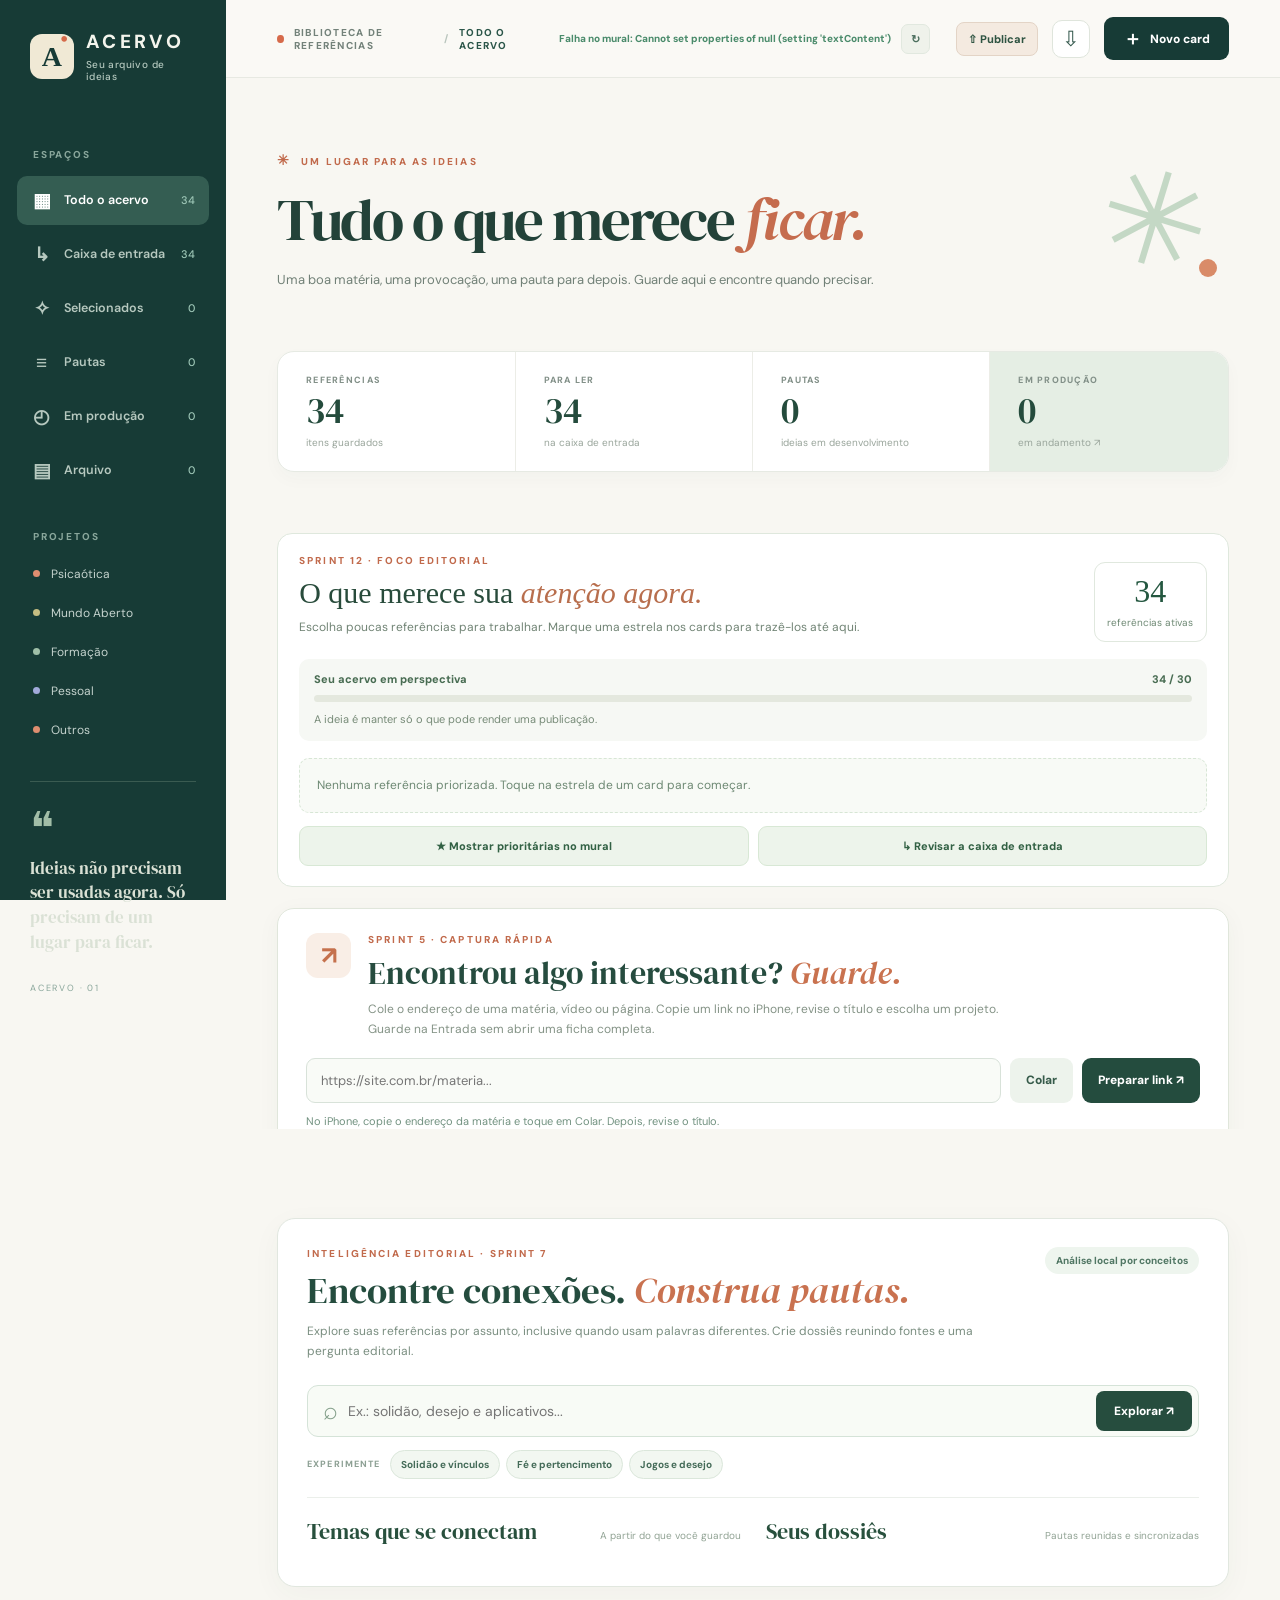
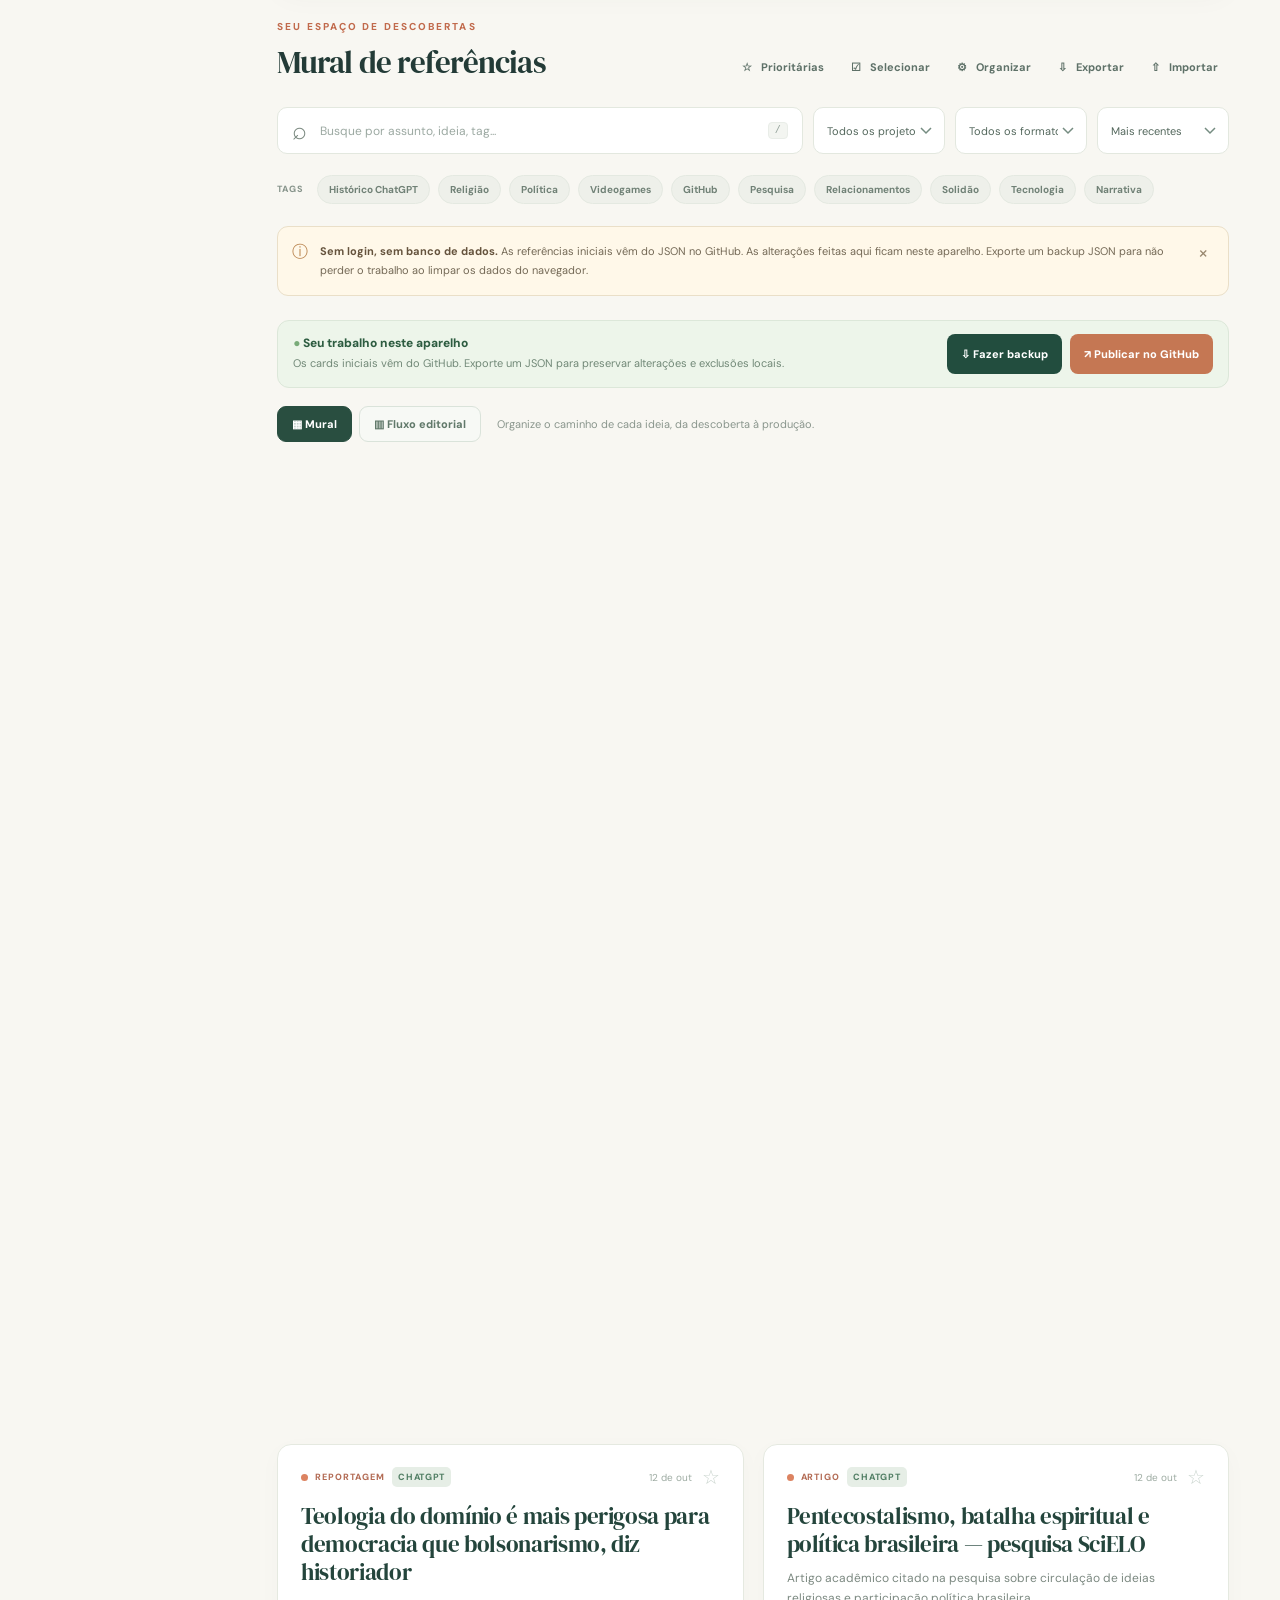
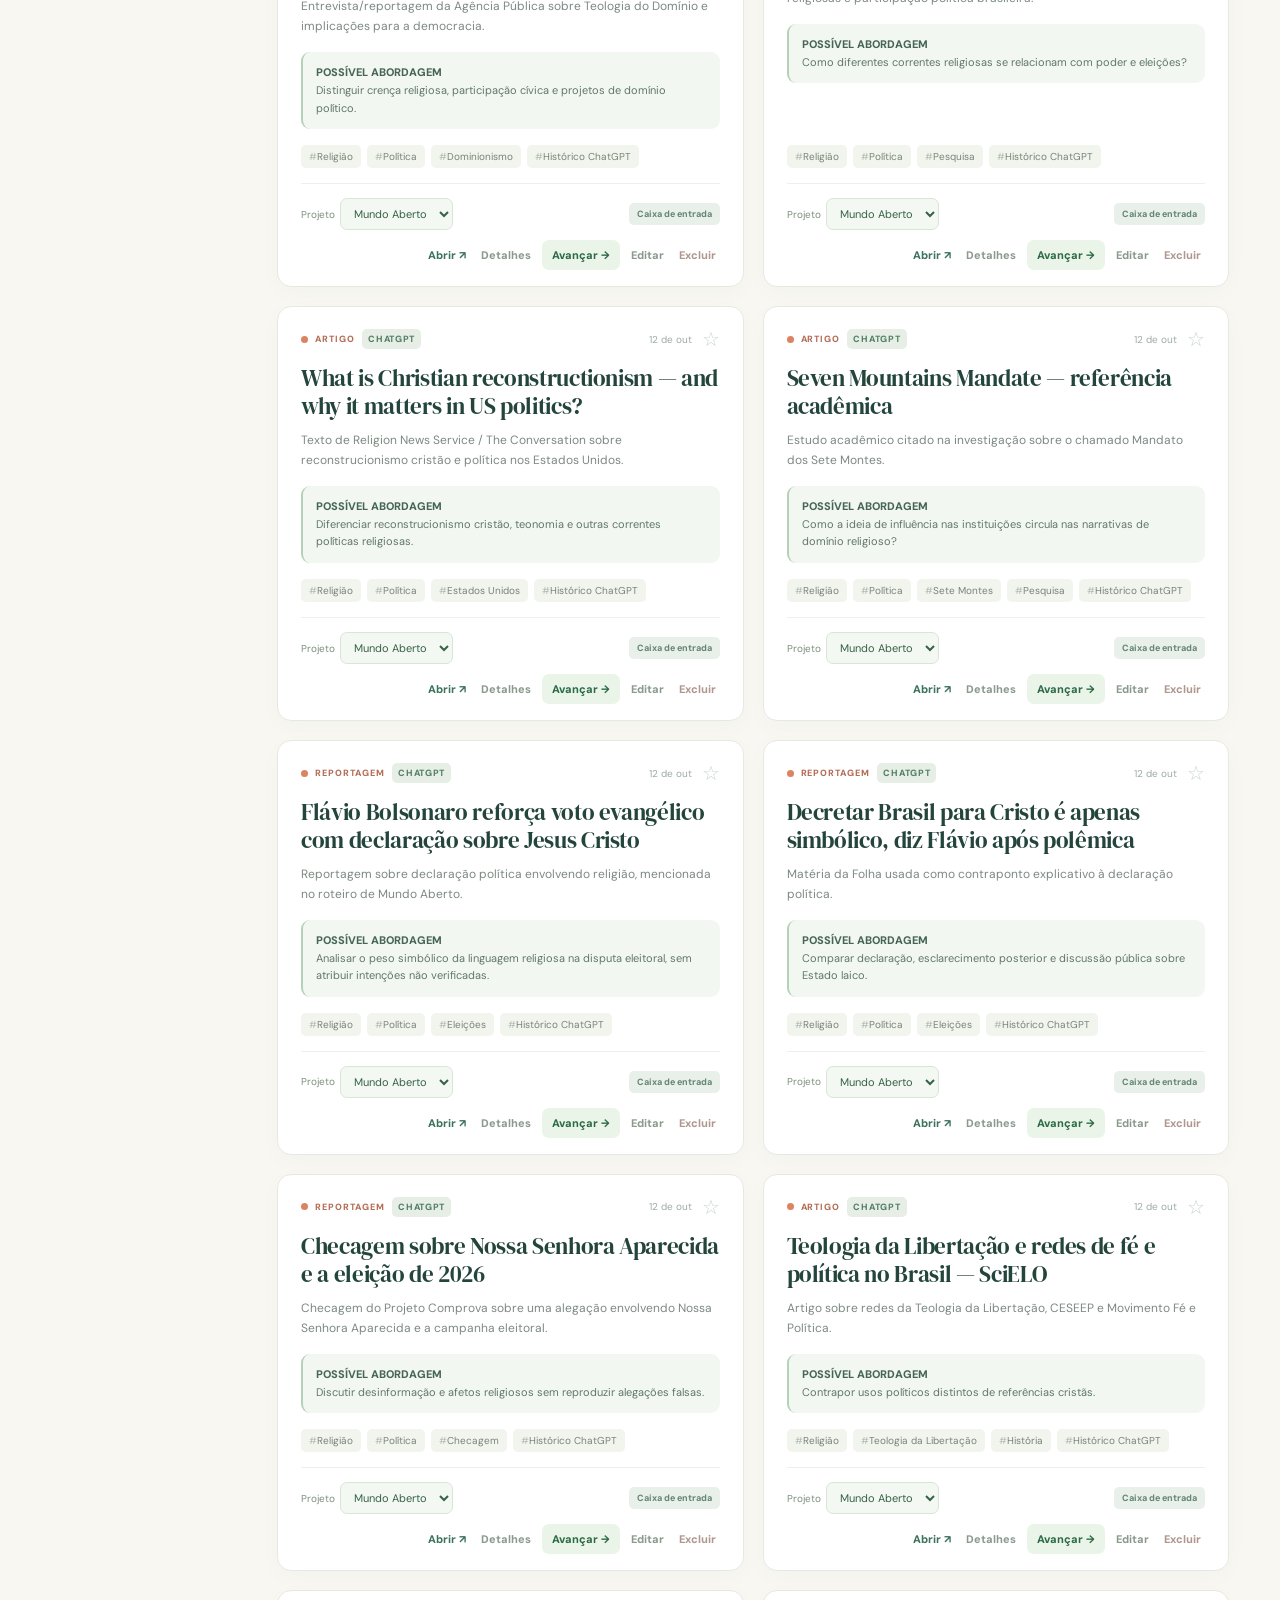
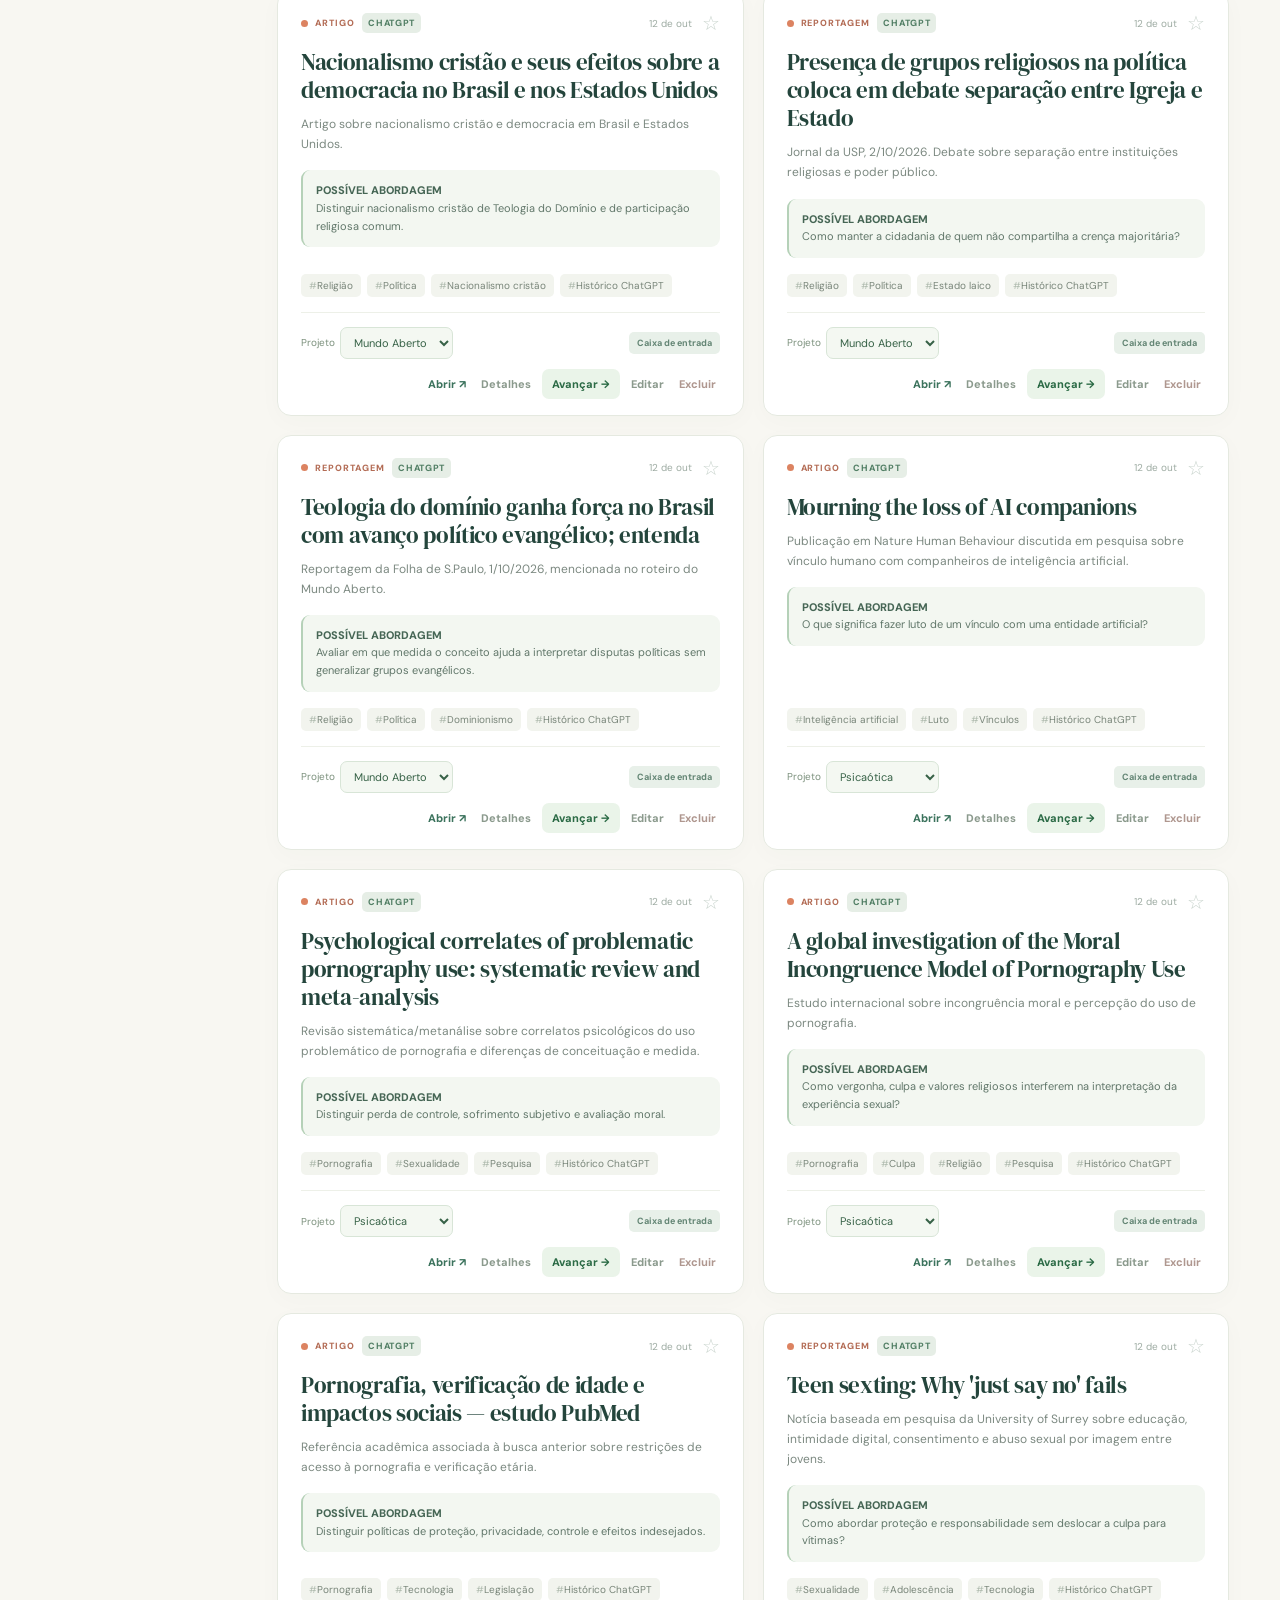
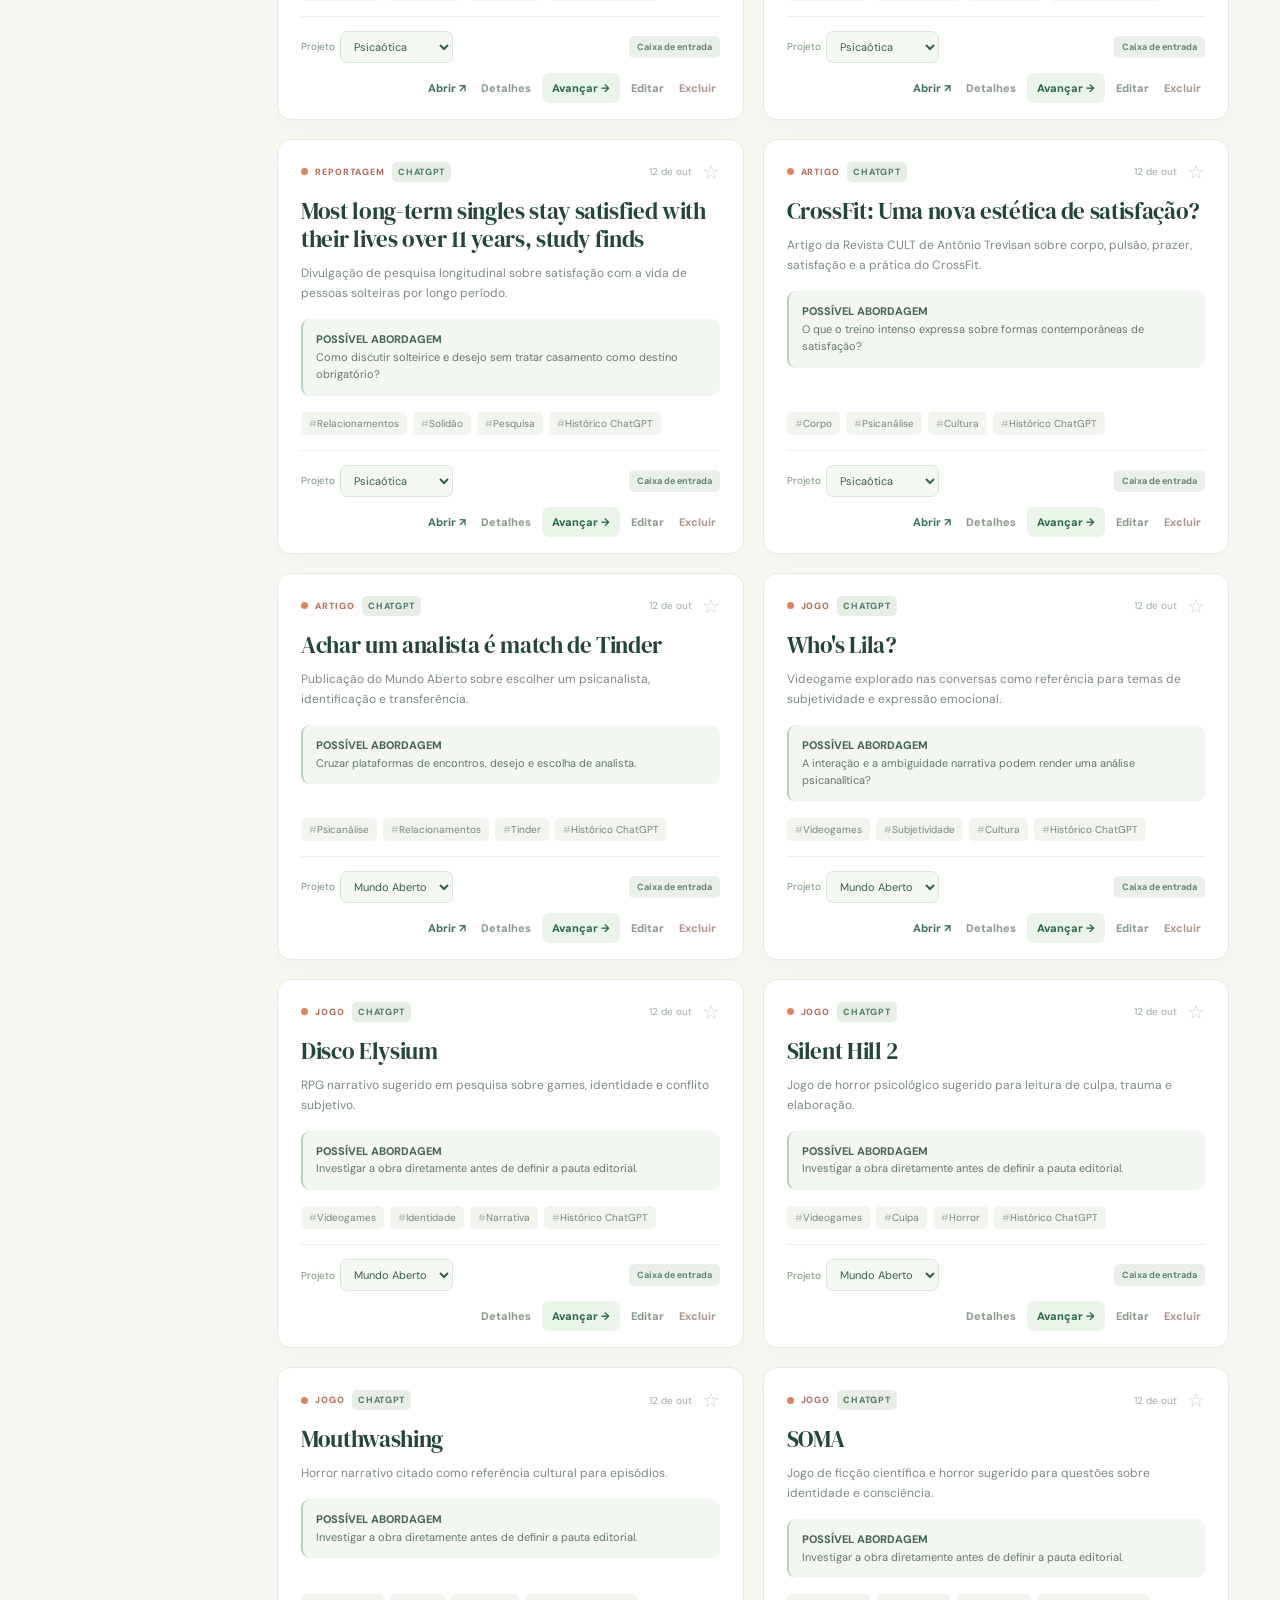
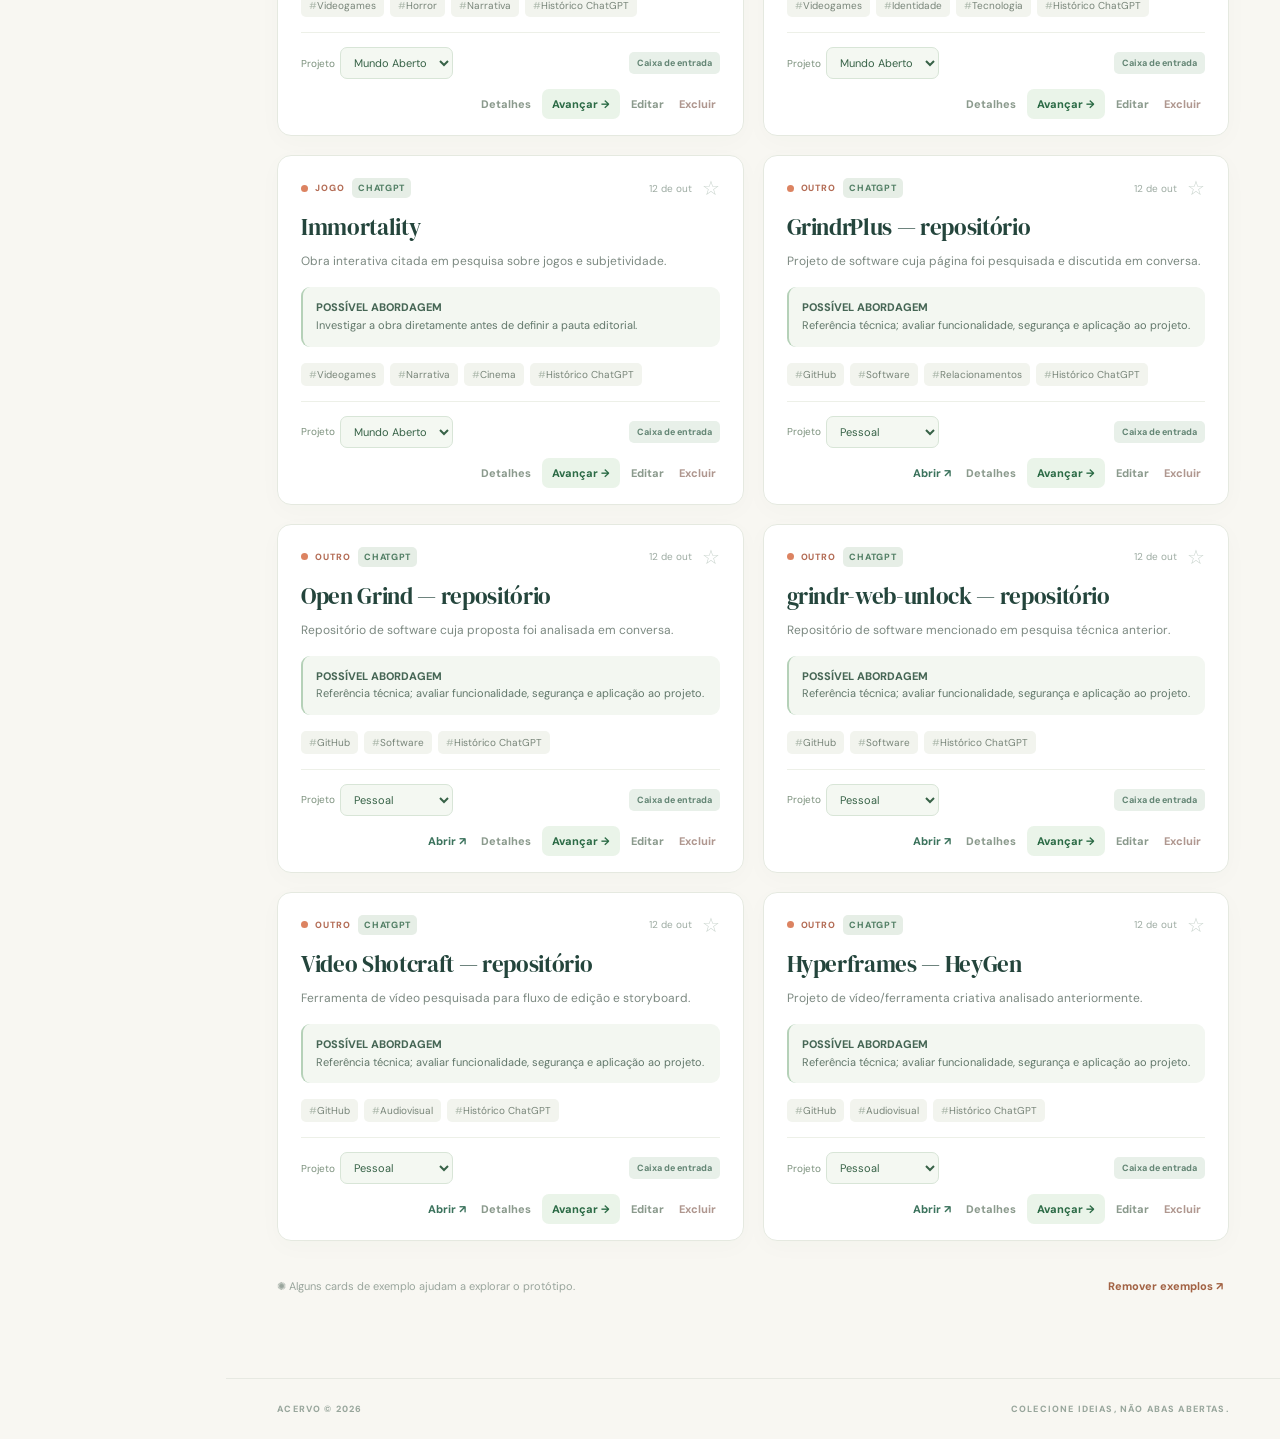
<file: acervo-sprint12-draft.html>
<!doctype html>
<html lang="pt-BR">
<head>
  <meta charset="utf-8">
  <meta name="viewport" content="width=device-width,initial-scale=1,viewport-fit=cover">
  <meta name="theme-color" content="#173b36">
  <meta name="color-scheme" content="light">
  <meta name="apple-mobile-web-app-capable" content="yes">
  <meta name="apple-mobile-web-app-status-bar-style" content="default">
  <meta name="apple-mobile-web-app-title" content="ACERVO">
  <meta name="mobile-web-app-capable" content="yes">
  <link rel="icon" type="image/svg+xml" href="./icons/icon.svg">
  <link rel="apple-touch-icon" sizes="180x180" href="./icons/icon-180.png">
  <meta name="description" content="ACERVO — um lugar para guardar referências, organizar ideias e acompanhar pautas.">
  <title>ACERVO — Edição direta</title>
  <style>@import url('https://fonts.googleapis.com/css2?family=DM+Sans:wght@400;500;600;700;800&family=DM+Serif+Display:ital@0;1&display=swap');
:root{--dark:#173b36;--dark-2:#234840;--ink:#233b37;--muted:#75817d;--cream:#f8f7f2;--line:#e7e9e2;--terracotta:#d66a4a;--mint:#dfece4;--white:#fff;--radius:17px}*{box-sizing:border-box}html{scroll-behavior:smooth}body{margin:0;background:var(--cream);font-family:'DM Sans',Arial,sans-serif;color:var(--ink);-webkit-font-smoothing:antialiased}button,input,select,textarea{font:inherit}button{cursor:pointer}button:focus-visible,input:focus-visible,select:focus-visible,textarea:focus-visible{outline:3px solid #f1ae7e;outline-offset:3px}a{color:inherit}.app-shell{display:flex;min-height:100vh}.sidebar{width:250px;flex:0 0 250px;background:var(--dark);color:#f4f5ed;min-height:100vh;display:flex;flex-direction:column;padding:31px 17px 24px;position:sticky;top:0;height:100vh}.brand{display:flex;align-items:center;gap:12px;margin:0 13px 65px}.brand-symbol{height:45px;width:45px;display:grid;place-items:center;background:#f0e9d5;color:var(--dark);border-radius:12px;font-family:Georgia,serif;font-size:28px;position:relative;font-weight:bold}.brand-symbol span{position:absolute;font-size:21px;right:6px;top:-7px;color:var(--terracotta)}.brand-text{font-size:19px;font-weight:800;letter-spacing:.18em;line-height:1.2}.brand-text small{font-size:10px;letter-spacing:.04em;font-weight:500;display:block;color:#b5c9bf;margin-top:5px}.sidebar-label{font-size:10px;letter-spacing:.18em;font-weight:800;color:#89a69b;padding:0 16px;margin-bottom:15px}.sidebar-section{margin-bottom:35px}.side-nav{display:grid;gap:5px}.nav-item{width:100%;border:0;color:#b6c8bf;background:transparent;display:flex;align-items:center;gap:12px;text-align:left;padding:12px 14px;border-radius:10px;font-size:12.5px;font-weight:600;transition:background .2s}.nav-item:hover{background:#295049;color:#fff}.nav-item.is-active{background:#345d52;color:#fff}.nav-item .nav-icon{font-size:19px;display:inline-grid;place-items:center;width:21px;flex-shrink:0}.nav-item b{font-weight:500;margin-left:auto;color:#9fc8b8;font-size:11px}.project-list{padding:0 12px;display:grid;gap:7px}.project-link{background:transparent;border:0;padding:8px 4px;display:flex;align-items:center;gap:11px;text-align:left;color:#c5d3ce;font-size:12px}.project-link:hover,.project-link.selected{color:#fff}.project-dot{width:7px;height:7px;border-radius:50%;background:#df8e70;flex-shrink:0}.project-link:nth-child(2) .project-dot{background:#c5bd82}.project-link:nth-child(3) .project-dot{background:#9fbfa8}.project-link:nth-child(4) .project-dot{background:#a2aada}.sidebar-bottom{margin-top:auto;margin-inline:13px;border-top:1px solid #3a5b51;padding-top:25px}.bottom-decor{font-family:Georgia,serif;font-size:45px;line-height:1;color:#a1bda7}.sidebar-bottom p{font-family:'DM Serif Display',Georgia,serif;font-size:17px;font-weight:400;line-height:1.45;max-width:195px;margin:4px 0 21px;color:#dae1d5}.sidebar-bottom>span{font-size:9px;letter-spacing:.2em;color:#89a69b}.content-shell{flex:1;min-width:0;display:flex;flex-direction:column}.topbar{height:78px;border-bottom:1px solid var(--line);display:flex;align-items:center;justify-content:space-between;padding:0 clamp(22px,4vw,67px);background:#faf9f5;gap:20px}.topbar-path{display:flex;align-items:center;gap:10px;font-size:10px;font-weight:800;letter-spacing:.13em;color:#73827a}.topbar-dot{height:8px;width:8px;display:inline-block;border-radius:50%;background:var(--terracotta)}.topbar-path .divider{color:#b9c5bd}.topbar-path #breadcrumb{color:#2b5649}.topbar-actions{display:flex;align-items:center;gap:14px}.icon-button{height:38px;width:38px;border:1px solid #dfe5dc;background:#fff;border-radius:10px;font-size:21px;color:#33584c}.button{border:0;display:inline-flex;align-items:center;justify-content:center;gap:8px;padding:11px 19px;border-radius:9px;font-size:12px;font-weight:800;min-height:43px;white-space:nowrap;transition:transform .15s,filter .15s}.button:hover{filter:brightness(1.07);transform:translateY(-1px)}.button-primary{background:var(--dark);color:#fff}.button-primary span{font-size:19px;line-height:0}.button-light{background:#f4f5f0;color:#455a51;border:1px solid #dfe4dd}.main-content{width:100%;max-width:1550px;margin:auto;padding:0 clamp(22px,4vw,67px) 70px;flex:1}.hero{display:flex;align-items:center;justify-content:space-between;padding:65px 0 52px;min-height:273px}.eyebrow,.section-overline{font-size:10px;letter-spacing:.21em;color:#c16a4c;font-weight:800}.small-spark{font-size:14px;padding-right:6px}.hero h1{font-family:'DM Serif Display',Georgia,serif;font-size:clamp(38px,4.6vw,64px);font-weight:400;letter-spacing:-.04em;line-height:1.12;margin:18px 0 15px;color:#234239}.hero h1 em{color:#c56c4e;font-weight:400}.hero p{max-width:620px;font-size:13px;line-height:1.8;color:#718077;margin:0}.hero-mark{position:relative;flex:0 0 150px;height:135px;display:grid;place-items:center}.hero-mark span{font-size:130px;line-height:1;color:#c4d8c5;font-weight:400;transform:rotate(17deg)}.hero-mark i{position:absolute;width:18px;height:18px;border-radius:50%;background:#d98b68;right:12px;bottom:12px}.metrics{display:grid;grid-template-columns:repeat(4,minmax(0,1fr));background:#fff;border:1px solid #e6eae3;border-radius:17px;overflow:hidden;box-shadow:0 7px 18px #26413807;margin-bottom:61px}.metric{min-height:119px;display:flex;flex-direction:column;justify-content:center;padding:22px 28px;border-right:1px solid #ecede7}.metric:last-child{border:0}.metric>span{font-size:9px;letter-spacing:.14em;font-weight:800;color:#829088}.metric strong{font-family:'DM Serif Display',Georgia,serif;font-size:36px;font-weight:400;color:#244b3c;line-height:1.2;margin:3px 0}.metric small{font-size:10px;color:#99a59b}.metric-accent{background:#e5eee4}.board-heading{display:flex;justify-content:space-between;align-items:flex-end;gap:20px;margin-bottom:24px}.board-heading h2{font-family:'DM Serif Display',Georgia,serif;font-weight:400;font-size:31px;letter-spacing:-.03em;margin:8px 0 0}.board-heading h2 span{display:inline-flex;align-items:center;justify-content:center;font-family:'DM Sans',sans-serif;font-size:11px;color:#7d9285;background:#e6eee5;vertical-align:middle;height:25px;min-width:25px;padding:0 8px;border-radius:12px;margin-left:4px;font-weight:700}.board-header-actions{display:flex;gap:5px}.quiet-button{display:flex;align-items:center;gap:9px;background:transparent;border:1px solid transparent;border-radius:9px;padding:8px 10px;font-size:11px;font-weight:700;color:#5e7168}.quiet-button:hover{background:#e9eee8;border-color:#dce5dd}.toolbar{display:flex;gap:10px;margin-bottom:20px}.searchbox{height:47px;flex:1;min-width:120px;display:flex;align-items:center;gap:11px;padding:0 14px;background:#fff;border:1px solid #e3e8df;border-radius:10px;color:#78877e}.searchbox:focus-within{border-color:#a0bcae}.searchbox span{font-size:25px;line-height:1}.searchbox input{width:100%;border:0;outline:0!important;background:transparent;font-size:12px;color:#284336}.searchbox input::placeholder{color:#9ca9a2}.searchbox kbd{font-size:10px;background:#f3f5f1;border:1px solid #e9ede8;color:#92a199;min-width:20px;text-align:center;padding:2px 4px;border-radius:4px}.toolbar select{width:157px;flex-shrink:0;appearance:none;border:1px solid #e3e8df;color:#54685d;border-radius:10px;font-size:11px;padding:0 28px 0 13px;background:#fff url("data:image/svg+xml,%3Csvg xmlns='http://www.w3.org/2000/svg' width='12' height='8'%3E%3Cpath d='m1 1 5 5 5-5' fill='none' stroke='%23758c81' stroke-width='1.5'/%3E%3C/svg%3E") no-repeat right 12px center}.tag-strip{display:flex;align-items:center;gap:12px;margin-bottom:22px;min-height:30px}.tag-prefix{font-size:9px;font-weight:800;letter-spacing:.12em;color:#87948b}.tag-scroll{display:flex;gap:8px;overflow-x:auto;scrollbar-width:none;align-items:center;flex:1}.tag-scroll::-webkit-scrollbar{display:none}.tag-chip{white-space:nowrap;background:#eef0ea;color:#708176;border:1px solid #e4e9e1;border-radius:100px;font-size:10px;font-weight:700;padding:7px 11px}.tag-chip:hover,.tag-chip.active{background:#27493f;color:#fff;border-color:#27493f}.clear-filters{border:none;background:transparent;color:#b45f43;font-weight:700;font-size:11px;white-space:nowrap}.notice{display:flex;align-items:flex-start;gap:12px;background:#fff8e9;border:1px solid #eadfc8;padding:15px 14px;border-radius:11px;color:#746956;font-size:11px;line-height:1.7;margin:0 0 24px}.notice strong{color:#65533d}.notice-icon{font-size:16px;line-height:1.2;color:#ba8550}.notice button{border:0;background:none;font-size:19px;color:#99886f;line-height:1;margin-left:auto}.card-grid{display:grid;grid-template-columns:repeat(3,minmax(0,1fr));align-items:stretch;gap:19px}.reference-card{background:#fff;border:1px solid #e5e9e0;border-radius:14px;padding:22px 23px 16px;display:flex;flex-direction:column;min-height:322px;position:relative;transition:box-shadow .2s,transform .2s;box-shadow:0 6px 24px #26413806}.reference-card:hover{transform:translateY(-3px);box-shadow:0 12px 30px #26413813}.card-top{display:flex;align-items:center;gap:7px;margin-bottom:15px;flex-wrap:wrap}.category-dot{height:7px;width:7px;border-radius:50%;background:#dc8361}.format-label{font-size:9px;letter-spacing:.11em;font-weight:800;color:#b36c55;text-transform:uppercase}.card-date{font-size:10px;color:#9daba2;margin-left:auto}.favorite-button{border:0;background:transparent;font-size:20px;color:#c9d4cd;padding:0 0 0 3px;line-height:1}.favorite-button.on{color:#c97750}.reference-card h3{margin:0 0 10px;font-family:'DM Serif Display',Georgia,serif;font-size:23px;line-height:1.22;letter-spacing:-.015em;font-weight:400;color:#24453c}.card-description{font-size:12px;color:#7c8981;line-height:1.67;margin:0 0 16px;display:-webkit-box;-webkit-line-clamp:3;-webkit-box-orient:vertical;overflow:hidden}.angle{font-size:11px;line-height:1.6;background:#f3f7f1;border-radius:9px;padding:12px 13px;color:#61776a;border-left:2px solid #b5d1b8;margin:0 0 16px}.angle b{font-weight:800;color:#466655}.card-tags{display:flex;flex-wrap:wrap;gap:6px;margin-top:auto;margin-bottom:15px}.card-tags span{font-size:10px;background:#f2f4ee;border-radius:5px;color:#788579;padding:5px 8px}.card-tags span::before{content:'#';color:#b4bfb3}.card-divider{height:1px;width:100%;background:#edf0e8;margin-bottom:14px}.card-footer{display:flex;justify-content:space-between;align-items:center;gap:6px}.project-name{display:flex;align-items:center;gap:6px;color:#7d8c80;font-size:10px;font-weight:700;min-width:0}.project-name i{height:7px;width:7px;background:#d9a183;border-radius:50%;flex-shrink:0}.card-actions{display:flex;align-items:center;gap:7px}.card-actions button,.card-actions a{font-size:11px;font-weight:800;background:transparent;border:none;color:#3c735d;text-decoration:none;white-space:nowrap;padding:4px}.card-actions .edit-btn{color:#8b9a8d}.card-actions .delete-btn{color:#af978f}.stage-badge{font-size:9px;color:#638574;background:#e8f0e9;padding:5px 8px;border-radius:5px;font-weight:700;white-space:nowrap;margin-left:auto}.stage-badge.producao{background:#f8e9dc;color:#b47753}.stage-badge.pauta{background:#e9edf9;color:#6b7bb0}.stage-badge.arquivo{background:#eee;color:#777}.stage-badge.selecionado{background:#fbefd8;color:#ab8247}.demo-badge{position:absolute;right:18px;top:-9px;background:#f3e9d6;border-radius:4px;font-size:8px;font-weight:800;color:#b08545;padding:4px 7px;letter-spacing:.07em}.demo-toolbar{display:flex;justify-content:space-between;gap:15px;align-items:center;margin-top:23px;padding:14px 0;color:#99a59c;font-size:11px}.demo-toolbar button{border:0;background:transparent;color:#a26345;font-weight:800;font-size:11px}.empty-state{padding:68px 20px;text-align:center;background:#fff;border:1px dashed #d8e2d7;border-radius:16px}.empty-symbol{font-size:72px;color:#b8d1bd}.empty-state h3{font-family:'DM Serif Display',Georgia,serif;font-size:30px;font-weight:400;margin:5px 0}.empty-state p{font-size:12px;color:#8c9b91;line-height:1.7;margin-bottom:20px}.footer{max-width:1550px;width:100%;margin:0 auto;padding:24px clamp(22px,4vw,67px);border-top:1px solid var(--line);display:flex;justify-content:space-between;align-items:center;color:#98a69c;font-size:9px;font-weight:800;letter-spacing:.13em}.mobile-nav,.fab{display:none}dialog{border:0;border-radius:17px;width:min(570px,calc(100vw - 28px));max-height:min(90vh,850px);padding:0;box-shadow:0 25px 90px #10251b60;background:#fff;color:var(--ink)}dialog::backdrop{background:#071e18a6;backdrop-filter:blur(5px)}dialog[open]{animation:pop .18s ease-out}@keyframes pop{from{transform:translateY(10px);opacity:.5}to{transform:translateY(0);opacity:1}}.dialog-head{padding:25px 28px 18px;border-bottom:1px solid #e7ebe4;display:flex;justify-content:space-between;align-items:start}.dialog-head h2{font-family:'DM Serif Display',Georgia,serif;font-size:28px;font-weight:400;margin:7px 0}.dialog-head p{font-size:12px;color:#859187;margin:0}.dialog-close{background:#f3f5f0;border:0;border-radius:7px;color:#64776c;font-size:23px;width:32px;height:32px}.dialog-body{padding:24px 28px;display:grid;gap:17px;max-height:56vh;overflow:auto}.field{display:flex;flex-direction:column;gap:7px;min-width:0}.field label{font-size:11px;font-weight:800;color:#4b6659}.field label span{color:#ba6e4e}.field input,.field textarea,.field select{border:1px solid #dae3d9;background:#fbfcf9;border-radius:8px;padding:11px 12px;width:100%;font-size:12px;color:#35493f;outline:none}.field textarea{resize:vertical;min-height:67px;line-height:1.5}.field input:focus,.field textarea:focus,.field select:focus{border-color:#79a08b}.field small{font-size:10px;color:#91a094}.field-grid{display:grid;grid-template-columns:1fr 1fr;gap:15px}.dialog-actions{border-top:1px solid #e6eae3;padding:17px 28px;display:flex;justify-content:flex-end;gap:9px}.toast{position:fixed;bottom:25px;right:25px;z-index:100;padding:14px 19px;border-radius:10px;background:#1e483b;color:#fff;font-size:12px;font-weight:700;box-shadow:0 14px 30px #183c3247;opacity:0;transform:translateY(18px);pointer-events:none;transition:.2s}.toast.show{opacity:1;transform:translateY(0)}
@media(max-width:1290px){.card-grid{grid-template-columns:repeat(2,minmax(0,1fr))}.toolbar select{width:132px}.sidebar{width:226px;flex-basis:226px}}@media(max-width:980px){.sidebar{width:204px;flex-basis:204px}.brand{margin-left:6px;margin-right:0}.brand-text{font-size:16px}.topbar{padding:0 25px}.main-content{padding:0 25px 50px}.metrics{margin-bottom:45px}.metric{padding:18px}.toolbar{flex-wrap:wrap}.searchbox{flex-basis:100%}.toolbar select{flex:1}.hero-mark{display:none}}@media(max-width:720px){.sidebar{display:none}.content-shell{padding-bottom:77px}.topbar{height:59px;padding:0 18px}.topbar-path{font-size:9px;white-space:nowrap;overflow:hidden;text-overflow:ellipsis}.topbar-path .divider,.topbar-path #breadcrumb{display:none}.top-add{display:none}.icon-button{height:35px;width:35px}.main-content{padding:0 18px 40px}.hero{padding:35px 0 30px;min-height:0}.hero h1{font-size:43px;margin:11px 0}.hero p{font-size:12px;line-height:1.6}.metrics{grid-template-columns:repeat(2,minmax(0,1fr));margin-bottom:38px}.metric{min-height:92px;padding:15px 18px}.metric:nth-child(2){border-right:0}.metric:nth-child(-n+2){border-bottom:1px solid #ecede7}.metric strong{font-size:30px}.board-heading{align-items:flex-end;margin-bottom:19px}.board-heading h2{font-size:29px}.board-header-actions{gap:0}.quiet-button{padding:8px 5px;font-size:16px}.quiet-button span{display:none}.toolbar{gap:8px}.searchbox{height:45px}.toolbar select{height:43px;min-width:0;width:auto;font-size:10px;padding-left:11px}.toolbar select:last-child{display:none}.tag-strip{gap:8px}.card-grid{grid-template-columns:1fr;gap:13px}.reference-card{min-height:0;padding:20px}.reference-card h3{font-size:25px}.card-description{font-size:12px}.notice{font-size:10px}.demo-toolbar{font-size:10px;align-items:flex-start}.mobile-nav{display:flex;position:fixed;bottom:0;left:0;right:0;height:calc(65px + env(safe-area-inset-bottom));padding-bottom:env(safe-area-inset-bottom);border-top:1px solid #dae2d7;background:#fff;z-index:20;box-shadow:0 -6px 25px #26413811;align-items:stretch;justify-content:space-around}.mobile-item{display:flex;flex-direction:column;justify-content:center;align-items:center;flex:1;border:0;background:transparent;gap:2px;color:#8b9e92}.mobile-item span{font-size:23px;line-height:1}.mobile-item small{font-size:9px;font-weight:800}.mobile-item.is-active{color:#255d48}.fab{display:grid;place-items:center;position:fixed;right:20px;bottom:calc(77px + env(safe-area-inset-bottom));height:54px;width:54px;z-index:22;background:var(--dark);color:#fff;border:3px solid #fff;border-radius:50%;box-shadow:0 6px 20px #1d4d3b40;font-size:27px}.footer{padding:20px 18px;font-size:8px}.footer span:last-child{display:none}.toast{bottom:calc(139px + env(safe-area-inset-bottom));right:14px;left:14px;text-align:center}.dialog-body{padding:17px 19px;max-height:60vh}.dialog-head{padding:22px 19px 17px}.dialog-actions{padding:14px 19px}.field-grid{gap:9px}.dialog-head h2{font-size:25px}}
@media(max-width:360px){.hero h1{font-size:37px}.board-heading h2{font-size:25px}.toolbar select{font-size:9px}}
@media(prefers-reduced-motion:reduce){*,*:before,*:after{animation:none!important;transition:none!important;scroll-behavior:auto!important}}
[hidden]{display:none!important}

/* Sprint 2 — conta, autenticação e sincronização */
.cloud-controls{display:flex;align-items:center;gap:10px;margin-right:12px;min-width:0}
.sync-status{font-size:10px;color:#4a8b6b;font-weight:800;white-space:nowrap}
.user-email{font-size:10px;color:#85978b;max-width:165px;overflow:hidden;text-overflow:ellipsis;white-space:nowrap}
.cloud-action{padding:7px 9px;background:#eff2eb;border:1px solid #e1e8df;border-radius:7px;color:#4b6e5d;font-size:11px;font-weight:800}
.cloud-action:hover{background:#dfeae0}
.auth-gate{position:fixed;inset:0;z-index:1000;background:linear-gradient(140deg,#e9efe7,#f8f7f2 55%,#e7e8de);display:grid;place-items:center;padding:22px;overflow:auto}
.auth-gate[hidden]{display:none!important}
.auth-panel{width:min(100%,430px);background:#fff;border:1px solid #e5e9e0;border-radius:19px;box-shadow:0 20px 80px #1a46361e;padding:clamp(25px,5vw,43px)}
.auth-brand{font-family:Georgia,serif;font-size:35px;letter-spacing:-.1em;color:#173b36;line-height:1;margin:0 0 29px}
.auth-brand span{color:#d66a4a}.auth-brand small{font-family:'DM Sans',Arial,sans-serif;font-weight:800;font-size:12px;letter-spacing:.2em;vertical-align:middle;margin-left:12px}
.auth-overline{font-size:10px;letter-spacing:.16em;color:#c37556;font-weight:800}
.auth-panel h1{font-family:'DM Serif Display',Georgia,serif;font-size:clamp(34px,5vw,46px);font-weight:400;line-height:1.07;margin:13px 0 17px;color:#21453a}
.auth-panel h1 em{color:#c86e4d}
.auth-panel p{font-size:13px;line-height:1.7;color:#788b7e;margin-bottom:28px}
.auth-panel form{display:flex;flex-direction:column;gap:8px}
.auth-panel label{font-size:11px;color:#446251;font-weight:800;margin-top:7px}
.auth-panel input{width:100%;padding:13px 14px;border-radius:9px;background:#f9fbf8;border:1px solid #dbe6dc;color:#254739;font-size:14px;outline:none}
.auth-panel input:focus{border-color:#6e9a80;box-shadow:0 0 0 3px #b9d1c544}
.auth-submit{border:0;border-radius:9px;background:#173b36;color:#fff;font-size:13px;font-weight:800;padding:14px;margin-top:10px}
.auth-submit:disabled{opacity:.6;cursor:wait}
.auth-error{color:#a85943;min-height:18px;font-size:12px;line-height:1.5;margin-top:6px}
.auth-bottom{display:flex;gap:12px;justify-content:center;align-items:center;margin:22px 0}
.auth-bottom button{border:0;background:transparent;color:#466a57;font-weight:800;font-size:11px}
.auth-bottom span{color:#ccd5cc}
.auth-foot{display:block;text-align:center;font-size:10px;color:#97a59b;line-height:1.6}
@media(max-width:980px){.user-email{display:none}.cloud-controls{gap:6px;margin-right:4px}}
@media(max-width:720px){.topbar-path{font-size:0}.topbar-path::before{content:'ACERVO';font-size:10px;letter-spacing:.1em;font-weight:800}.topbar-actions{gap:6px}.cloud-controls{margin-right:0}.sync-status{font-size:9px}.cloud-action{font-size:10px;padding:7px}.auth-panel{padding:30px 24px}}


/* SPRINT 3 — organização editorial */
[hidden]{display:none!important}
.sr-only{position:absolute!important;clip:rect(0,0,0,0);width:1px;height:1px;overflow:hidden;white-space:nowrap}
.view-switch{display:flex;align-items:center;gap:7px;flex-wrap:wrap;margin:0 0 19px}
.view-switch .view-toggle{border:1px solid #dae3da;padding:10px 14px;border-radius:9px;background:#f7f9f5;color:#61796a;font-size:11px;font-weight:800;white-space:nowrap}
.view-switch .view-toggle.is-active{background:#294e40;color:#fff;border-color:#294e40}
.view-switch>span{font-size:11px;color:#8a968d;margin-left:9px}
.quick-stage{display:inline-flex;max-width:100%;align-items:center;position:relative}
.quick-stage select,.detail-stage select{font-size:11px;max-width:185px;background:#f0f4ed;border:1px solid #d5dfd6;border-radius:7px;color:#2c5e4b;padding:7px 22px 7px 9px;font-weight:700;cursor:pointer}
.reference-card .card-footer{flex-wrap:wrap;gap:8px}
.reference-card .card-footer>.quick-stage{margin-left:auto}
.pipeline-board{display:grid;grid-template-columns:repeat(5,minmax(215px,1fr));gap:12px;align-items:start;overflow-x:auto;padding:2px 2px 22px;scrollbar-color:#b6c4b8 transparent}
.pipeline-column{background:#eaf0e9;border-radius:13px;border:1px solid #dce6db;min-height:300px;overflow:hidden;transition:border .16s,background .16s}
.pipeline-column.drop-target{border:2px dashed #d66a4a;background:#f4e8dc}
.pipeline-column-head{height:60px;padding:16px 14px 12px;display:flex;justify-content:space-between;align-items:center;border-bottom:1px solid #dce6dc}
.pipeline-column-head h3{font-family:'DM Sans',Arial,sans-serif;margin:0;font-weight:800;font-size:12px;color:#294e42}
.pipeline-column-head span{border-radius:20px;background:#d7e4d7;color:#365e4a;padding:3px 8px;font-size:11px;font-weight:800}
.pipeline-column-body{padding:11px;display:grid;gap:10px}
.pipeline-card{background:#fff;border-radius:10px;border:1px solid #e1e8dd;box-shadow:0 2px 11px #24452a08;padding:14px;cursor:grab}
.pipeline-card:active{cursor:grabbing}
.pipeline-type{font-size:9px;font-weight:800;color:#c47857;letter-spacing:.09em;text-transform:uppercase}
.pipeline-card h3{font-family:'DM Serif Display',Georgia,serif;font-size:17px;font-weight:400;line-height:1.24;color:#253f35;margin:8px 0}
.pipeline-card p{color:#75847a;font-size:11px;line-height:1.55;margin:0 0 14px;display:-webkit-box;-webkit-line-clamp:3;-webkit-box-orient:vertical;overflow:hidden}
.pipeline-card-meta{display:flex;align-items:center;justify-content:space-between;padding-top:10px;border-top:1px solid #edf0ea;font-size:10px;color:#60786a}
.mini-star{color:#d58f45}
.pipeline-actions{display:flex;gap:7px;align-items:center;flex-wrap:wrap;margin-top:11px}
.pipeline-actions .quick-stage{flex:1}
.pipeline-actions .quick-stage select{width:100%;max-width:100%;font-size:10px}
.pipeline-detail-btn{background:transparent;border:0;padding:7px 0;color:#28614c;font-size:10px;font-weight:800;white-space:nowrap}
.pipeline-empty{margin:6px;color:#8b9c91;font-size:11px;line-height:1.5}
.editorial-dialog{border:1px solid #e1e8df;border-radius:19px;padding:0;width:min(95vw,650px);max-height:min(88dvh,900px);background:#fff;box-shadow:0 25px 90px #1a3b3538;overflow:auto;color:#263f35}
.editorial-dialog::backdrop{background:#102f2cc4;backdrop-filter:blur(4px)}
.editorial-dialog-head{padding:23px 27px 15px;display:flex;align-items:flex-start;justify-content:space-between;gap:15px}
.editorial-dialog-head h2{font-family:'DM Serif Display',Georgia,serif;font-size:29px;font-weight:400;margin:8px 0 0}
.editorial-close{height:35px;width:35px;display:grid;place-items:center;flex:none;border:1px solid #e0e7df;border-radius:9px;background:#f5f7f4;font-size:23px;color:#466357}
.editorial-dialog-actions{display:flex;justify-content:flex-end;gap:10px;padding:17px 27px 24px;border-top:1px solid #e8eee8}
#detailsContent{padding:7px 27px 22px}
.detail-meta{display:flex;gap:7px;flex-wrap:wrap}
.detail-meta span{background:#e8efe8;border-radius:50px;padding:6px 11px;font-size:10px;font-weight:800;color:#466756}
#detailTitle{font-family:'DM Serif Display',Georgia,serif;font-size:clamp(29px,4vw,39px);font-weight:400;line-height:1.13;margin:17px 0 9px;overflow-wrap:anywhere;color:#24463b}
.detail-dates{font-size:11px;color:#8b988e}
.detail-stage{display:flex;align-items:center;gap:12px;margin:21px 0;padding:14px;background:#f2f5ef;border-radius:11px}
.detail-stage label{font-size:11px;font-weight:800;color:#597266}
.detail-stage select{max-width:none;margin-left:auto}
.detail-block{margin:19px 0}
.detail-block h3{font-size:10px;text-transform:uppercase;letter-spacing:.12em;color:#ba785b;font-weight:800;margin:0 0 9px}
.detail-block p{margin:0;color:#3e5a4c;white-space:pre-wrap;overflow-wrap:anywhere;line-height:1.72;font-size:13px}
.detail-tags{display:flex;gap:7px;flex-wrap:wrap}
.detail-tags span{font-size:10px;border:1px solid #dce7dc;border-radius:30px;padding:5px 10px;color:#587363}
.detail-source{display:inline-flex;margin-top:12px;padding:12px 17px;background:#244d3e;color:#fff;border-radius:9px;text-decoration:none;font-weight:800;font-size:12px;overflow-wrap:anywhere}
.detail-no-link{font-size:11px;color:#8a988c;margin-top:14px}
.organize-tabs{margin:0 27px 12px;display:flex;gap:5px;border-bottom:1px solid #e4ebe3}
.organize-tabs button{padding:11px 17px;background:transparent;border:0;border-bottom:2px solid transparent;color:#71887a;font-weight:800;font-size:12px}
.organize-tabs button.is-active{border-bottom-color:#c67151;color:#2a5142}
.manage-intro{font-size:12px;line-height:1.6;color:#809084;margin:0 0 14px}
#projectsPanel,#tagsPanel{padding:13px 27px 26px;min-height:240px}
.manage-add{display:flex;gap:9px;margin-bottom:18px}
.manage-add input{flex:1;min-width:0;border:1px solid #dce7dd;background:#f8faf7;border-radius:9px;padding:11px 13px;font-size:12px}
.manage-add .button{min-width:88px}
.manage-list{display:grid;gap:7px;max-height:38dvh;overflow-y:auto}
.manage-row{border:1px solid #e4eae3;border-radius:10px;padding:12px 14px;display:flex;align-items:center;gap:10px;justify-content:space-between}
.manage-name{display:flex;align-items:center;gap:9px;flex-wrap:wrap;min-width:0;color:#365344;font-size:12px;font-weight:800;overflow-wrap:anywhere}
.manage-name small{font-size:10px;color:#8a9b8f;font-weight:500}
.manage-dot{background:#d28f70;height:8px;width:8px;border-radius:50%;flex:none}
.manage-tag{color:#bd775a;font-size:15px}
.manage-actions{display:flex;align-items:center;gap:8px;flex:none}
.manage-actions button{font-size:10px;color:#3e705a;background:#eff4ee;border:0;border-radius:6px;padding:7px 9px;font-weight:800}
.manage-actions button.danger-action{background:#f9efea;color:#af654d}
.manage-blank{color:#8b998c;font-size:12px;padding:25px;text-align:center}
@media(max-width:1210px){.pipeline-board{grid-template-columns:repeat(5,minmax(238px,238px));scroll-snap-type:x proximity}.pipeline-column{scroll-snap-align:start}}
@media(max-width:720px){
 .view-switch{gap:6px}.view-switch>span{width:100%;margin:4px 0 0;font-size:10px}
 .view-switch .view-toggle{padding:11px 13px}
 .pipeline-board{grid-template-columns:repeat(5,minmax(82vw,82vw));gap:12px;margin-right:-22px;padding-right:22px;scroll-snap-type:x mandatory}
 .pipeline-column{scroll-snap-align:start;min-height:260px}
 .editorial-dialog{width:calc(100vw - 20px);max-height:90dvh;border-radius:16px}
 .editorial-dialog-head{padding:19px 18px 12px}
 .editorial-dialog-actions{padding:15px 18px 18px;flex-wrap:wrap}
 #detailsContent{padding:7px 18px 20px}
 .organize-tabs{margin:0 18px 10px}
 #projectsPanel,#tagsPanel{padding:12px 18px 21px}
 .manage-row{align-items:flex-start;flex-direction:column}
 .manage-actions{align-self:flex-end}
 .manage-name{width:100%}
 .detail-stage{align-items:flex-start;flex-direction:column;gap:9px}
 .detail-stage select{margin-left:0;width:100%}
}


/* Sprint 4 — biblioteca de captura pelo ChatGPT */
.chatgpt-integration{display:flex;align-items:center;justify-content:space-between;gap:28px;margin:0 0 30px;background:#173b36;color:#f1f4ee;padding:25px 28px;border-radius:17px;box-shadow:0 15px 30px #233f3010}
.chatgpt-intro{display:flex;align-items:flex-start;gap:17px;min-width:0;flex:1}
.chatgpt-symbol{flex:none;display:grid;place-items:center;width:44px;height:44px;border-radius:13px;background:#2e594b;color:#e4b89b;font-size:29px}
.chatgpt-intro .section-overline{color:#b4cdbe}
.chatgpt-intro h2{font-family:'DM Serif Display',Georgia,serif;font-size:clamp(22px,2.8vw,29px);font-weight:400;margin:8px 0 8px;line-height:1.2;color:#f0f5ed}
.chatgpt-intro h2 em{color:#dfb299}
.chatgpt-intro p{max-width:610px;font-size:12px;color:#d0dfd6;line-height:1.75;margin:0 0 12px}
.chatgpt-example{display:inline-block;border:1px solid #517367;border-radius:9px;background:#224c3f;padding:9px 12px;margin:0 0 12px;font-size:11px;color:#edf5eb;font-weight:700}
.chatgpt-intro small{display:block;max-width:620px;font-size:10px;line-height:1.6;color:#9db8ab}
.chatgpt-connect{display:flex;flex-direction:column;align-items:flex-end;gap:12px;min-width:196px}
.chatgpt-status{display:inline-flex;font-size:10px;font-weight:800;color:#d6baa1;text-align:right;line-height:1.4}
.chatgpt-status.is-enabled{color:#b4edb8}
.chatgpt-connect-btn{background:#f2ede1;border:none;color:#274339;border-radius:9px;padding:13px 18px;min-height:43px;font-size:11px;font-weight:800;white-space:nowrap}
.chatgpt-connect-btn.is-enabled{background:#30574a;color:#e2f2e5;border:1px solid #638877}
.chatgpt-connect-btn:disabled{opacity:.65;cursor:wait}
.chat-origin{font-size:9px;font-weight:800;color:#527f65;letter-spacing:.08em;padding:4px 6px;background:#e6eee6;border-radius:5px;white-space:nowrap}
.detail-meta .detail-chat-origin{background:#e4f0e8;color:#3d7554}
@media (max-width:980px){.chatgpt-integration{align-items:stretch;flex-direction:column;gap:16px}.chatgpt-connect{align-items:flex-start}.chatgpt-status{text-align:left}}
@media (max-width:720px){.chatgpt-integration{padding:20px 17px;margin:0 0 25px;gap:15px;border-radius:13px}.chatgpt-intro{gap:12px}.chatgpt-symbol{width:37px;height:37px;font-size:23px}.chatgpt-intro h2{font-size:25px}.chatgpt-intro p{font-size:12px}.chatgpt-example{font-size:11px;line-height:1.5}.chatgpt-connect{width:100%;gap:9px}.chatgpt-connect-btn{width:100%}}


/* Sprint 5 — captura rápida e revisão antes de salvar */
.quick-capture{position:relative;margin:0 0 25px;padding:24px 28px 23px;background:#fff;border:1px solid #e0e6db;border-radius:17px;box-shadow:0 5px 25px #2947320a}
.quick-capture-head{display:flex;align-items:flex-start;gap:17px;margin-bottom:18px}
.quick-capture-symbol{flex:none;display:grid;place-items:center;width:45px;height:45px;border-radius:12px;background:#f9eee6;color:#c5714d;font-weight:800;font-size:25px}
.quick-capture-head h2{font-family:'DM Serif Display',Georgia,serif;font-size:clamp(23px,3vw,32px);font-weight:400;color:#264c3f;line-height:1.19;margin:8px 0}
.quick-capture-head h2 em{color:#c9724f}
.quick-capture-head p{font-size:12px;color:#849386;line-height:1.65;max-width:640px;margin:0}
.quick-capture-form{display:flex;gap:9px;align-items:stretch;max-width:100%}
.quick-capture-form input{min-width:0;flex:1;border:1px solid #d8e2d9;border-radius:9px;background:#f9fbf7;color:#304e43;padding:12px 14px;font-size:13px}
.quick-capture-form input:focus{outline:2px solid #bcd5c4;outline-offset:1px}
.quick-capture-form button{border:0;border-radius:9px;padding:12px 16px;font-size:12px;font-weight:800;white-space:nowrap;min-height:45px}
.quick-paste{color:#365b4a;background:#edf3ec}
.quick-fetch{color:#fff;background:#244c3e}
.quick-capture-form button:disabled{opacity:.58;cursor:wait}
.quick-capture-status{margin:10px 0 0;min-height:15px;color:#729280;font-size:11px;line-height:1.5}
.quick-capture-status.capture-error{color:#a55f43}
.quick-capture-result{margin-top:17px;background:#f1f6ef;border:1px solid #dceadd;border-radius:12px;padding:17px 19px;display:flex;align-items:center;justify-content:space-between;gap:20px}
.quick-site{font-weight:800;font-size:10px;letter-spacing:.06em;text-transform:uppercase;color:#b97856}
.quick-capture-result h3{font-family:'DM Serif Display',Georgia,serif;color:#2a5040;font-weight:400;line-height:1.23;margin:8px 0;font-size:clamp(19px,2.3vw,25px);overflow-wrap:anywhere}
.quick-capture-result p{color:#607a68;font-size:12px;line-height:1.55;max-height:65px;overflow:hidden;max-width:650px;margin:0 0 8px}
.quick-capture-result small{color:#8b9b8e;line-height:1.5;font-size:10px;display:block;max-width:620px}
.quick-capture-result .button{flex:none}
@media(max-width:840px){.quick-capture-result{align-items:flex-start;flex-direction:column}.quick-capture-result .button{align-self:flex-end}}
@media(max-width:720px){
 .quick-capture{padding:20px 16px;margin-bottom:22px;border-radius:13px}
 .quick-capture-head{gap:10px;margin-bottom:15px}
 .quick-capture-symbol{width:36px;height:36px;font-size:22px;border-radius:10px}
 .quick-capture-head h2{font-size:25px}
 .quick-capture-head p{font-size:11px}
 .quick-capture-form{display:grid;grid-template-columns:1fr auto;gap:8px}
 .quick-capture-form input{grid-column:1 / -1;width:100%;font-size:16px;padding:13px 12px}
 .quick-capture-form button{font-size:12px}
 .quick-fetch{grid-column:1 / 2;grid-row:2}
 .quick-paste{grid-column:2 / 3;grid-row:2}
 .quick-capture-result{padding:15px;gap:12px}
 .quick-capture-result .button{align-self:stretch}
}


/* Sprint 6 — app instalável no iPhone */
.pwa-offline-banner{position:sticky;top:0;z-index:70;padding:12px 18px;background:#f5e9df;border-bottom:1px solid #e4cdbb;color:#81583a;text-align:center;font-size:12px;font-weight:700;line-height:1.5}
.pwa-install-banner{display:flex;align-items:center;gap:15px;margin:-12px 0 28px;border-radius:14px;padding:15px 16px;background:#e9f1e8;border:1px solid #d9e6d9;position:relative}
.pwa-install-banner>img{height:53px;width:53px;flex-shrink:0;border-radius:12px;box-shadow:0 3px 12px #13392b21}
.pwa-install-copy{flex:1;min-width:0}
.pwa-install-copy strong{font-size:13px;color:#254e3e;font-weight:800;display:block}
.pwa-install-copy p{margin:5px 0 0;color:#607c69;font-size:11px;line-height:1.5}
.pwa-install-action{border:0;border-radius:9px;background:#254c3e;color:#fff;min-height:42px;padding:10px 13px;font-size:11px;font-weight:800;white-space:nowrap}
.pwa-dismiss{align-self:flex-start;border:0;background:transparent;font-size:22px;line-height:1;color:#799284;min-height:27px;min-width:27px}
.pwa-footer-link{border:0;background:transparent;color:#537763;font-size:11px;font-weight:800;white-space:nowrap;padding:8px}
.pwa-install-dialog{padding:25px;width:min(440px,calc(100vw - 30px));border:0;border-radius:18px;box-shadow:0 25px 80px #142f3065;color:#254738}
.pwa-dialog-top{display:flex;justify-content:space-between;align-items:flex-start}
.pwa-dialog-top img{border-radius:15px;box-shadow:0 6px 19px #13392b22}
.pwa-dialog-top button{border:0;background:#f0f3ed;border-radius:8px;font-size:22px;color:#587667;width:33px;height:33px}
.pwa-install-dialog h2{font:normal 30px/1.2 'DM Serif Display',Georgia,serif;margin:25px 0 15px;color:#254b3c}
.pwa-install-dialog>p{font-size:13px;line-height:1.8;color:#607768;margin:0 0 20px}
.pwa-steps{display:flex;align-items:center;flex-wrap:wrap;gap:8px;background:#ecf3ea;border:1px solid #dce8da;border-radius:11px;padding:11px 13px;color:#436c56;font-size:11px;font-weight:800;margin-bottom:17px}
.pwa-steps b{font-size:18px;color:#bb7659}
.pwa-install-dialog .pwa-install-note{font-size:11px;color:#849586}
.pwa-install-dialog>.button{width:100%;margin-top:8px}
.pwa-update-bar{position:fixed;left:50%;bottom:calc(16px + env(safe-area-inset-bottom));transform:translateX(-50%);z-index:94;display:flex;align-items:center;justify-content:space-between;gap:14px;width:min(440px,calc(100% - 25px));box-shadow:0 12px 40px #153b3270;background:#1f4539;color:#fff;border-radius:13px;padding:12px 14px;font-size:11px;font-weight:700;line-height:1.5}
.pwa-update-bar button{flex:none;background:#f2ecde;color:#1f4939;border:0;padding:10px 11px;border-radius:8px;font-weight:800;font-size:11px}
.pwa-offline-banner[hidden],.pwa-update-bar[hidden],.pwa-install-banner[hidden],.pwa-footer-link[hidden]{display:none!important}
@media (display-mode:standalone){
 .topbar{height:calc(78px + env(safe-area-inset-top));padding-top:env(safe-area-inset-top)}
 .app-shell{min-height:100dvh}
}
@media(max-width:720px){
 .pwa-install-banner{margin:0 0 21px;display:grid;grid-template-columns:42px minmax(0,1fr) 22px;gap:9px;padding:14px 12px}
 .pwa-install-banner>img{width:42px;height:42px;border-radius:10px}
 .pwa-install-copy strong{font-size:12px}
 .pwa-install-copy p{font-size:10px}
 .pwa-dismiss{grid-column:3;grid-row:1;min-width:22px;min-height:22px;font-size:19px}
 .pwa-install-action{grid-column:2;grid-row:2;width:max-content;min-height:37px;padding:8px 12px}
 .pwa-install-dialog{padding:20px;border-radius:16px;max-height:90dvh;overflow:auto}
 .pwa-install-dialog h2{font-size:28px}
 .pwa-update-bar{bottom:calc(81px + env(safe-area-inset-bottom))}
 .field input,.field textarea,.field select,.auth-panel input,.manage-add input{font-size:16px}
 .field textarea{min-height:96px}
 .mobile-item{min-height:44px}
 .mobile-item small{font-size:10px}
 .fab{width:56px;height:56px}
}


/* Sprint 7 — Laboratório de pautas / inteligência editorial */
.insights-lab{background:#fff;border:1px solid #e1e7df;border-radius:18px;box-shadow:0 8px 30px #27472f0a;padding:28px 29px;margin:0 0 33px;overflow:hidden}
.insights-heading{display:flex;align-items:flex-start;justify-content:space-between;gap:20px}
.insights-heading h2{font-family:'DM Serif Display',Georgia,serif;font-size:clamp(26px,3.3vw,37px);font-weight:400;color:#244c3e;line-height:1.15;margin:9px 0}
.insights-heading h2 em{color:#c97250}
.insights-heading p{font-size:12px;line-height:1.7;color:#7a8e80;margin:0 0 18px;max-width:690px}
.insights-method{background:#eef5ee;color:#517764;font-size:10px;font-weight:800;padding:7px 11px;border-radius:40px;flex:none}
.insights-search-form{display:flex;align-items:center;gap:10px;border:1px solid #d5e3d8;border-radius:11px;background:#f8fbf6;padding:5px 6px 5px 15px;margin-top:5px}
.insights-search-form span{font-size:25px;color:#829e89}
.insights-search-form input{background:transparent;border:0;outline:0;flex:1;min-width:0;color:#2e5544;font-size:14px;padding:10px 0}
.insights-search-form input:focus-visible{outline:none}
.insights-search-form:focus-within{outline:2px solid #b8d0bf;outline-offset:2px}
.insights-search-form button{background:#264d3e;border:0;color:#fff;font-size:12px;font-weight:800;border-radius:8px;padding:12px 18px;white-space:nowrap}
.insights-suggest{display:flex;align-items:center;gap:6px;flex-wrap:wrap;margin:13px 0 16px}
.insights-suggest span{font-size:9px;letter-spacing:.12em;color:#8da094;font-weight:800;margin-right:4px}
.insights-suggest button{border:1px solid #dbe7db;border-radius:50px;background:#f2f7f1;padding:7px 10px;font-size:10px;color:#446b58;font-weight:700}
.insights-results{margin:0 0 18px}
.insights-tip{background:#f6f8f4;border-radius:9px;padding:14px 16px;font-size:11px;line-height:1.6;color:#718878;margin:0}
.insights-results-head{display:flex;align-items:baseline;gap:11px;margin:0 0 11px}
.insights-results-head b{color:#365949;font-size:12px}
.insights-results-head small{color:#91a297;font-size:10px}
.insights-hits{display:grid;grid-template-columns:repeat(2,minmax(0,1fr));gap:10px;max-height:450px;overflow:auto}
.insight-hit{display:flex;gap:11px;padding:15px;background:#f8faf6;border-radius:11px;border:1px solid #e4eae1;min-width:0}
.insight-check{font-size:10px;color:#748f7a;font-weight:800;display:flex;gap:4px;align-items:flex-start;flex-direction:column}
.insight-check input{width:18px;height:18px;accent-color:#2b6548}
.insight-hit-main{min-width:0;flex:1}
.insight-hit-meta{display:flex;gap:8px;color:#b47c58;font-size:9px;font-weight:800;text-transform:uppercase;letter-spacing:.04em;flex-wrap:wrap}
.insight-hit h4{font-family:'DM Serif Display',Georgia,serif;font-weight:400;line-height:1.25;font-size:19px;margin:6px 0;color:#2c493c;overflow-wrap:anywhere}
.insight-hit p{font-size:11px;color:#62796b;line-height:1.55;margin:0 0 10px;overflow-wrap:anywhere}
.insight-reason{font-size:10px;color:#82998a;line-height:1.45}
.insight-hit-actions{display:flex;gap:12px;flex-wrap:wrap;margin-top:11px}
.insight-hit-actions button{background:transparent;border:0;color:#3b7257;font-size:10px;font-weight:800;padding:5px 0}
.insights-empty{background:#f5f8f3;border:1px dashed #d7e4d7;border-radius:11px;padding:20px;color:#4e705a}
.insights-empty b{font-size:12px}
.insights-empty p{font-size:11px;color:#8da091;line-height:1.55;margin:6px 0 0}
.insights-selection{display:flex;align-items:center;gap:11px;flex-wrap:wrap;background:#294f40;color:#e7f2e8;padding:11px 14px;border-radius:10px;margin-bottom:18px}
.insights-selection>span{font-size:11px;font-weight:800;margin-right:auto}
.insights-selection .insights-clear-btn{background:transparent;border:0;color:#bfdecc;font-size:11px;text-decoration:underline}
.insights-selection .button-primary{background:#f4ebdc;color:#29513c;min-height:38px;padding:8px 12px;font-size:11px}
.insights-selection button:disabled{opacity:.5;cursor:not-allowed}
.insights-two-col{display:grid;grid-template-columns:1fr 1fr;gap:25px;border-top:1px solid #ebefea;padding-top:19px}
.insights-subhead{display:flex;align-items:baseline;justify-content:space-between;gap:9px;margin-bottom:13px}
.insights-subhead h3{font-family:'DM Serif Display',Georgia,serif;font-weight:400;font-size:22px;color:#28503d;line-height:1.3;margin:0}
.insights-subhead small{font-size:10px;color:#91a394}
.insights-theme-list,.insights-dossier-list{display:grid;gap:9px;align-content:start}
.insights-theme,.insights-saved{display:flex;flex-direction:column;justify-content:space-between;gap:10px;background:#f9fbf7;border:1px solid #e3ebe2;border-radius:11px;padding:15px;min-width:0}
.insights-theme>div>span,.insights-saved-date{font-size:10px;font-weight:800;color:#c08762;line-height:1.4}
.insights-theme h4,.insights-saved h4{font-family:'DM Serif Display',Georgia,serif;font-weight:400;font-size:19px;color:#2b5141;margin:5px 0 5px;line-height:1.25;overflow-wrap:anywhere}
.insights-theme p,.insights-saved p{font-size:11px;line-height:1.55;color:#75887a;margin:0}
.insights-theme-actions,.insights-saved-actions{display:flex;align-items:center;gap:11px;margin-top:5px;flex-wrap:wrap}
.insights-theme-actions button,.insights-saved-actions button{border:0;background:#e7f0e5;color:#356c4d;font-weight:800;font-size:10px;padding:9px 12px;border-radius:7px}
.insights-theme-actions button:last-child{color:#fff;background:#356c4d}
.insights-saved-actions .insights-remove{color:#ae755d;background:#f8ebe5}
.insights-related{margin-top:19px;border-top:1px solid #ebefea;padding-top:17px}
.insights-related .insights-subhead h3{font-size:18px;overflow-wrap:anywhere}
#insightsCloseRelated{border:0;border-radius:7px;width:30px;height:30px;font-size:20px;background:#e9f0e8;color:#487258}
.insights-related-list{display:grid;gap:8px}
.insights-related-list article{display:flex;align-items:center;gap:9px;border:1px solid #e4ece3;background:#f9fbf9;border-radius:9px;padding:11px}
.insights-related-list article>div{flex:1;min-width:0}
.insights-related-list h4{font-size:12px;color:#305440;margin:0 0 4px;overflow-wrap:anywhere}
.insights-related-list p{font-size:10px;color:#8fa091;margin:0}
.insights-related-list button{flex:none;font-size:10px;border:0;background:#e6eee3;color:#366c4b;border-radius:7px;padding:8px;font-weight:800}
.insights-dossier-form{padding:6px 27px 24px;display:flex;flex-direction:column;gap:8px}
.insights-dossier-form label,.insights-source-label{font-size:10px;letter-spacing:.06em;text-transform:uppercase;font-weight:800;color:#617a68;margin-top:9px}
.insights-dossier-form input,.insights-dossier-form textarea{width:100%;padding:12px;border:1px solid #dce7dd;background:#fbfcf9;border-radius:9px;font-size:13px;color:#2f5141;resize:vertical}
.insights-source-list{display:grid;gap:7px;max-height:170px;overflow:auto}
.insights-source-item{padding:9px 12px;border-radius:7px;background:#f3f6f1;display:flex;flex-direction:column;gap:4px}
.insights-source-item b{font-size:11px;font-weight:700;color:#315444}
.insights-source-item small{font-size:10px;color:#9cae9d}
@media(max-width:980px){.insights-heading{flex-direction:column;gap:0}.insights-method{margin-bottom:15px}}
@media(max-width:760px){.insights-lab{padding:19px 16px;border-radius:13px;margin-bottom:24px}.insights-heading h2{font-size:27px}.insights-heading p{font-size:12px}.insights-method{font-size:9px}.insights-search-form{gap:7px}.insights-search-form input{font-size:16px}.insights-search-form button{padding:12px 11px;font-size:11px}.insights-hits{grid-template-columns:1fr;max-height:unset}.insights-two-col{grid-template-columns:1fr;gap:19px}.insights-selection{gap:8px}.insights-selection>span{width:100%}.insights-subhead h3{font-size:22px}.insights-subhead small{font-size:9px}.insights-results-head{flex-wrap:wrap}.insights-dossier-form{padding:5px 18px 19px}.insights-related-list article{flex-wrap:wrap}.insights-related-list article>div{width:100%;flex-basis:100%}}

/* Recuperação de sessão quando a consulta remota falhar */
.auth-retry{display:block;width:100%;margin:4px 0 12px;padding:12px;background:#eef4ef;color:#315f48;border:1px solid #cddfcf;border-radius:9px;font-size:12px;font-weight:800}
.auth-retry[hidden]{display:none!important}
 
#pwaInstallBanner,#pwaInstallFooter,#pwaUpdateBar{display:none!important}
/* Sprint 8 — fluxo de produção + proteção de alterações locais */
.sprint8-backup{display:flex;align-items:center;justify-content:space-between;gap:14px;border:1px solid #dce7d9;background:#edf5ea;border-radius:12px;padding:13px 15px;margin:0 0 18px;color:#2d5c40}
.sprint8-backup strong{font-size:12px;display:block;font-weight:800}
.sprint8-backup p{font-size:11px;line-height:1.55;color:#718877;margin:4px 0 0;max-width:620px}
.sprint8-indicator{color:#79ab79}
.sprint8-backup.has-changes{background:#fff4e8;border-color:#f1d9c8}
.sprint8-backup.has-changes .sprint8-indicator{color:#c4724b}
.sprint8-backup button{white-space:nowrap;min-height:40px;padding:10px 14px;border:0;border-radius:8px;background:#224d3e;color:white;font-size:11px;font-weight:800}
.reference-card .card-actions .sprint8-advance{border-radius:7px;background:#eaf4e9;color:#2c6b46;padding:8px 10px;font-size:11px}
.reference-card .card-actions .sprint8-advance:hover{background:#d9ebd9}
.sprint8-undo{position:fixed;left:50%;bottom:20px;transform:translateX(-50%);width:min(480px,calc(100% - 30px));padding:12px 15px;border-radius:11px;background:#153d32;color:#fff;z-index:100;box-shadow:0 12px 35px #12382d60;display:flex;align-items:center;justify-content:space-between;gap:8px;font-size:12px}
.sprint8-undo button{border:1px solid #b8dbbd;background:#e4f4e2;border-radius:8px;color:#1e5740;font-weight:800;padding:10px 15px;white-space:nowrap}
@media(max-width:720px){
 .sprint8-backup{flex-direction:column;align-items:stretch;padding:13px;margin-bottom:14px}
 .sprint8-backup button{width:100%}
 .sprint8-undo{bottom:82px}
 .reference-card .card-actions .sprint8-advance{padding:10px 12px;min-height:39px}
}

/* Sprint 9 — publicar o JSON via conversa, com revisão e reconciliação segura */
.sprint9-header-btn{background:#f4eae0;color:#2e5341;border:1px solid #e3d4c6;border-radius:8px;padding:9px 11px;font-size:11px;font-weight:800;white-space:nowrap}
@media(max-width:720px){.sprint9-header-btn{min-width:38px;min-height:38px;padding:8px}.sprint9-header-btn span{display:none}}
.sprint9-actions{display:flex;gap:8px;flex-wrap:wrap;justify-content:flex-end}
.sprint9-actions #sprint9OpenPublish{background:#c57753;color:#fff}
.sprint9-dialog{max-width:610px}
.sprint9-steps{padding:0 27px 25px}
.sprint9-steps>p{font-size:12px;line-height:1.65;color:#657e6b;margin:9px 0 16px}
.sprint9-step{display:flex;align-items:flex-start;gap:12px;margin:0 0 13px;padding:13px;border:1px solid #e1e8df;border-radius:10px;background:#f9fbf7}
.sprint9-step>b{background:#204a3b;color:white;border-radius:8px;width:25px;height:25px;flex:none;display:grid;place-items:center;font-size:12px}
.sprint9-step strong{font-size:12px;color:#31573e}
.sprint9-step p{font-size:11px;line-height:1.6;color:#748a76;margin:5px 0 0}
.sprint9-message{background:#f1f5ee;border-radius:10px;padding:13px;margin:17px 0;display:flex;flex-direction:column;gap:8px}
.sprint9-message label{font-size:10px;font-weight:800;letter-spacing:.07em;color:#466b56;text-transform:uppercase}
.sprint9-message textarea{width:100%;min-height:70px;resize:vertical;background:#fff;border:1px solid #dbe6d9;border-radius:8px;padding:10px;color:#34543d;font-size:12px;line-height:1.5}
.sprint9-message button{align-self:flex-end;border:1px solid #cfded0;background:#fff;padding:8px 12px;border-radius:8px;color:#356549;font-weight:800;font-size:11px}
.sprint9-steps .sprint9-warning{font-size:10px;color:#9e765e;margin:12px 0}
.sprint9-result{font-size:11px;line-height:1.6;border-radius:8px;border:1px solid #e1e7dd;padding:10px 12px;color:#65816d;background:#f6faf4;overflow-wrap:anywhere}
.sprint9-result.error{color:#a24c3f;background:#fbf0ec;border-color:#f1d3c8}
.sprint9-result.success{color:#2f6d47;background:#e7f3e7;border-color:#bfe0c1}
.sprint9-footer{flex-wrap:wrap}
.sprint9-footer .button{min-height:42px}
@media(max-width:720px){
.sprint9-actions{width:100%;justify-content:stretch;flex-direction:column}
.sprint9-actions button{width:100%}
.sprint9-steps{padding:0 18px 18px}
.sprint9-footer .button{flex:1}
}

/* Sprint 10 — captura rápida mobile */
.sprint10-share-help{margin:10px 0 0;font-size:11px;color:#6f8574;line-height:1.65}
.sprint10-share-help summary{cursor:pointer;display:inline-block;color:#2c6548;font-weight:800;padding:6px 0}
.sprint10-share-help p{margin:6px 0 0}
.sprint10-share-help code{font-size:10px;overflow-wrap:anywhere}
.sprint10-result{display:block;max-width:100%;padding:16px 18px}
.sprint10-capture-fields{display:grid;gap:8px;width:100%}
.sprint10-capture-fields label{font-weight:800;color:#3c694e;font-size:11px;margin-top:4px}
.sprint10-capture-fields input,.sprint10-capture-fields select{min-height:43px;width:100%;border:1px solid #d9e5d8;background:#fff;border-radius:8px;padding:10px 12px;font-size:14px;color:#2e513d}
.sprint10-capture-fields input:focus,.sprint10-capture-fields select:focus{outline:2px solid #bdd5c0;outline-offset:1px}
.sprint10-capture-fields small{color:#778b78;font-size:10px;line-height:1.55}
.sprint10-capture-actions{display:flex;gap:9px;align-items:stretch;margin-top:15px;flex-wrap:wrap}
.sprint10-capture-actions button{flex:1;min-height:44px;font-size:11px}
.sprint10-more{display:block;width:100%;background:#f0f5ed;border:1px solid #dfe8dc;color:#43684f;border-radius:8px;padding:12px;font-size:12px;font-weight:800;text-align:left;margin:4px 0 12px}
#sprint10OptionalFields{display:grid;gap:12px}
#sprint10OptionalFields[hidden]{display:none!important}
.sprint10-project-select{max-width:180px;min-width:102px;padding:7px 9px;border:1px solid #d8e5d7;background:#f4f8f2;border-radius:7px;font-size:11px;color:#376247}
.sprint10-project-label{display:inline-flex;align-items:center;gap:5px;max-width:100%}
.sprint10-project-label>span{font-size:10px;color:#7b907c}
@media(max-width:720px){
.sprint10-result{padding:13px;align-items:stretch}
.sprint10-capture-fields input,.sprint10-capture-fields select{font-size:16px}
.sprint10-capture-actions{flex-direction:column}
.sprint10-capture-actions button{width:100%}
.sprint10-more{min-height:43px}
.sprint10-project-select{min-height:42px;max-width:100%;font-size:12px}
}

/* Sprint 11 — seleção e organização em lote, com áreas de toque amplas */
.sprint11-toolbar{margin:0 0 15px;border:1px solid #cadbcc;border-radius:14px;padding:16px 18px;background:#f2f7ef}
.sprint11-topline{display:flex;align-items:center;justify-content:space-between;gap:12px;flex-wrap:wrap}
.sprint11-topline strong{font-size:13px;color:#23523d}
.sprint11-top-buttons{display:flex;gap:7px;flex-wrap:wrap}
.sprint11-toolbar button{min-height:38px;border:1px solid #b9d1bf;background:#fff;color:#315b40;border-radius:8px;font-size:11px;font-weight:800;padding:9px 12px;cursor:pointer}
.sprint11-toolbar button:disabled{opacity:.45;cursor:default}
.sprint11-toolbar p{font-size:11px;color:#728574;line-height:1.5;margin:9px 0 13px}
.sprint11-commands{display:flex;align-items:flex-end;gap:8px;flex-wrap:wrap}
.sprint11-commands label{display:flex;flex-direction:column;gap:5px;font-size:11px;color:#43624d;font-weight:800}
.sprint11-commands select{min-width:134px;min-height:39px;border:1px solid #cfded1;border-radius:8px;background:#fff;color:#2a5340;padding:8px;font-size:12px}
.sprint11-commands #sprint11Archive{background:#dcebe0;color:#2b6848;border-color:#a9ccb1}
.sprint11-commands .sprint11-delete{color:#9e423d;border-color:#edc7bf;background:#fff7f4}
.reference-card.sprint11-is-selected{outline:2px solid #68a37c;outline-offset:-2px;background:#fcfefa}
.sprint11-pick{display:flex;gap:10px;align-items:center;min-height:42px;margin:0 0 9px;padding:6px 9px;border:1px solid #d9e7d9;border-radius:8px;background:#edf4ea;color:#34654c;font-size:11px;font-weight:800;cursor:pointer}
.sprint11-pick input{width:20px;height:20px;accent-color:#2a6748;flex:none}
.sprint11-mode .reference-card .sprint11-pick{display:flex}
#sprint11Toggle[aria-pressed="true"]{background:#dcebdc;color:#285941;border-color:#8ab799}
@media(max-width:720px){
.sprint11-toolbar{padding:13px}
.sprint11-top-buttons{width:100%}
.sprint11-top-buttons button{flex:1;padding:10px 7px}
.sprint11-commands{display:grid;grid-template-columns:minmax(0,1fr) minmax(0,1fr);gap:9px}
.sprint11-commands label,.sprint11-commands button{min-width:0;width:100%}
.sprint11-commands select{min-width:0;width:100%;font-size:13px}
.sprint11-commands .sprint11-delete{grid-column:1/-1;min-height:44px}
.sprint11-pick{min-height:47px}
}

/* Sprint 12 — foco editorial compacto, alinhado ao mural responsivo */
.sprint12-focus{margin:0 0 21px;background:#fff;border:1px solid #dfe8dd;border-radius:15px;padding:20px 21px;color:#284b3b}
.sprint12-head{display:flex;justify-content:space-between;align-items:center;gap:15px;flex-wrap:wrap}
.sprint12-head h2{font-family:Georgia,serif;font-size:clamp(24px,3vw,30px);line-height:1.17;font-weight:400;margin:8px 0}
.sprint12-head h2 em{color:#b86e4d}
.sprint12-head p{font-size:12px;color:#718475;line-height:1.6;margin:2px 0 13px}
.sprint12-active-count{text-align:center;border:1px solid #e0e8de;border-radius:11px;min-width:113px;padding:10px}
.sprint12-active-count strong{display:block;font:32px Georgia,serif;color:#245740}
.sprint12-active-count span{font-size:10px;color:#6e8974}
.sprint12-indicator{background:#f6f8f4;border-radius:10px;padding:13px 15px;margin:9px 0 17px}
.sprint12-indicator-top{display:flex;justify-content:space-between;gap:10px;align-items:center;font-size:11px;font-weight:800;color:#486c52}
.sprint12-meter{height:7px;background:#e4e8de;border-radius:10px;overflow:hidden;margin:9px 0}
.sprint12-meter span{display:block;height:100%;width:0;background:#69a37e;border-radius:10px;transition:width .25s}
.sprint12-indicator.over-limit .sprint12-meter span{background:#c48061}
.sprint12-indicator p{font-size:11px;line-height:1.5;color:#778b78;margin:4px 0 0}
.sprint12-priorities{display:grid;grid-template-columns:repeat(2,minmax(0,1fr));gap:9px}
.sprint12-focus-row{border:1px solid #e0e9dd;background:#fbfcf9;border-radius:10px;padding:13px;display:flex;align-items:flex-start;gap:10px;justify-content:space-between;min-width:0}
.sprint12-focus-row strong{display:block;font-size:12px;line-height:1.35;color:#2d513e;overflow-wrap:anywhere}
.sprint12-focus-row small{display:block;color:#829584;margin-top:6px;font-size:10px;line-height:1.4}
.sprint12-row-actions{display:flex;gap:5px;align-self:flex-start;flex-wrap:wrap;justify-content:flex-end;flex:none}
.sprint12-row-actions button{background:#edf5ed;color:#285d41;border:1px solid #d5e6d5;border-radius:7px;font-size:10px;min-height:36px;padding:8px;font-weight:800}
.sprint12-row-actions button.sprint12-unstar{background:#fff;color:#9b7447;border-color:#e8dcca}
.sprint12-empty{grid-column:1/-1;background:#f8faf6;border-radius:10px;border:1px dashed #d7e6d5;color:#6e8974;padding:17px;font-size:12px;line-height:1.6;margin:0}
.sprint12-actions{display:flex;flex-wrap:wrap;gap:9px;margin-top:13px}
.sprint12-actions button{flex:1;min-height:40px;background:#edf4eb;color:#326144;border:1px solid #d8e8d5;border-radius:9px;padding:9px 12px;font-size:11px;font-weight:800}
.sprint12-actions button[aria-pressed="true"],#sprint12ToggleFavorites[aria-pressed="true"]{background:#255740;color:white;border-color:#255740}
.sprint12-only{white-space:nowrap}
@media(max-width:720px){
.sprint12-focus{padding:15px;margin-bottom:16px}
.sprint12-head{align-items:flex-start}.sprint12-head p{font-size:11px}
.sprint12-active-count{min-width:91px;padding:7px}.sprint12-active-count strong{font-size:26px}
.sprint12-priorities{grid-template-columns:1fr}
.sprint12-focus-row{padding:12px}
.sprint12-row-actions button{min-height:42px}
.sprint12-actions{flex-direction:column}.sprint12-actions button{width:100%;min-height:42px}
}
</style>
  <!-- Backup inicial embutido: garante os cards mesmo se o pedido a data/cards.json falhar. -->
  <script type="application/json" id="acervoSeedJSON">{"app":"ACERVO","version":10,"source":"Referências recuperadas e selecionadas de pesquisas anteriores","cards":[{"id":"db12b46f-18e7-5105-b100-9f3ef93a6cf5","title":"Constituição Federal de 1988 — Estado laico e liberdade religiosa","url":"https://www.planalto.gov.br/ccivil_03/constituicao/constituicao.htm","description":"Texto constitucional brasileiro usado como referência sobre liberdade de crença e as relações entre Estado e organizações religiosas.","angle":"Quais são os limites entre liberdade religiosa, participação política e laicidade?","tags":["Religião","Política","Estado laico","Fontes","Histórico ChatGPT"],"project":"Mundo Aberto","type":"Artigo","status":"entrada","favorite":false,"notes":"Fonte primária jurídica; não é uma reportagem.\nRecuperado de pesquisas anteriores no ChatGPT e de documentos de referência. Confira os dados editoriais e a acessibilidade do link antes de publicar.","demo":false,"origin":"chatgpt","createdAt":"2026-10-12T15:23:31.361697Z","updatedAt":"2026-10-12T15:23:31.361697Z"},{"id":"3ed19be5-a1c0-58fa-ae8d-ad678066ee63","title":"Teologia do domínio é mais perigosa para democracia que bolsonarismo, diz historiador","url":"https://apublica.org/2024/03/teologia-do-dominio-e-mais-perigosa-para-democracia-que-bolsonarismo-diz-historiador/","description":"Entrevista/reportagem da Agência Pública sobre Teologia do Domínio e implicações para a democracia.","angle":"Distinguir crença religiosa, participação cívica e projetos de domínio político.","tags":["Religião","Política","Dominionismo","Histórico ChatGPT"],"project":"Mundo Aberto","type":"Reportagem","status":"entrada","favorite":false,"notes":"Recuperado de pesquisas anteriores no ChatGPT e de documentos de referência. Confira os dados editoriais e a acessibilidade do link antes de publicar.","demo":false,"origin":"chatgpt","createdAt":"2026-10-12T15:23:31.361697Z","updatedAt":"2026-10-12T15:23:31.361697Z"},{"id":"c02f36cc-b275-5546-806e-c33138cb882d","title":"Pentecostalismo, batalha espiritual e política brasileira — pesquisa SciELO","url":"https://www.scielo.br/scielo.php?lng=pt&nrm=iso&pid=S2176-87572020000300607&script=sci_arttext&tlng=pt","description":"Artigo acadêmico citado na pesquisa sobre circulação de ideias religiosas e participação política brasileira.","angle":"Como diferentes correntes religiosas se relacionam com poder e eleições?","tags":["Religião","Política","Pesquisa","Histórico ChatGPT"],"project":"Mundo Aberto","type":"Artigo","status":"entrada","favorite":false,"notes":"Título de identificação provisório: conferir o título acadêmico original.\nRecuperado de pesquisas anteriores no ChatGPT e de documentos de referência. Confira os dados editoriais e a acessibilidade do link antes de publicar.","demo":false,"origin":"chatgpt","createdAt":"2026-10-12T15:23:31.361697Z","updatedAt":"2026-10-12T15:23:31.361697Z"},{"id":"3a9b58ac-9a5a-53ee-aa50-75508d0e4ba2","title":"What is Christian reconstructionism — and why it matters in US politics?","url":"https://religionnews.com/2026/01/13/what-is-christian-reconstructionism-%E2%88%92-and-why-it-matters-in-us-politics/","description":"Texto de Religion News Service / The Conversation sobre reconstrucionismo cristão e política nos Estados Unidos.","angle":"Diferenciar reconstrucionismo cristão, teonomia e outras correntes políticas religiosas.","tags":["Religião","Política","Estados Unidos","Histórico ChatGPT"],"project":"Mundo Aberto","type":"Artigo","status":"entrada","favorite":false,"notes":"Recuperado de pesquisas anteriores no ChatGPT e de documentos de referência. Confira os dados editoriais e a acessibilidade do link antes de publicar.","demo":false,"origin":"chatgpt","createdAt":"2026-10-12T15:23:31.361697Z","updatedAt":"2026-10-12T15:23:31.361697Z"},{"id":"d57f4cf5-111b-5365-a5d3-3c240c48df68","title":"Seven Mountains Mandate — referência acadêmica","url":"https://journals.sagepub.com/doi/10.1177/00084298251392087","description":"Estudo acadêmico citado na investigação sobre o chamado Mandato dos Sete Montes.","angle":"Como a ideia de influência nas instituições circula nas narrativas de domínio religioso?","tags":["Religião","Política","Sete Montes","Pesquisa","Histórico ChatGPT"],"project":"Mundo Aberto","type":"Artigo","status":"entrada","favorite":false,"notes":"Título de identificação provisório: conferir o título acadêmico original.\nRecuperado de pesquisas anteriores no ChatGPT e de documentos de referência. Confira os dados editoriais e a acessibilidade do link antes de publicar.","demo":false,"origin":"chatgpt","createdAt":"2026-10-12T15:23:31.361697Z","updatedAt":"2026-10-12T15:23:31.361697Z"},{"id":"7ac02d63-c8fd-553a-9a93-2085f47f7f5b","title":"Flávio Bolsonaro reforça voto evangélico com declaração sobre Jesus Cristo","url":"https://www.infomoney.com.br/politica/decretar-que-o-brasil-e-do-senhor-jesus-cristo-flavio-reforca-voto-evangelico/","description":"Reportagem sobre declaração política envolvendo religião, mencionada no roteiro de Mundo Aberto.","angle":"Analisar o peso simbólico da linguagem religiosa na disputa eleitoral, sem atribuir intenções não verificadas.","tags":["Religião","Política","Eleições","Histórico ChatGPT"],"project":"Mundo Aberto","type":"Reportagem","status":"entrada","favorite":false,"notes":"Recuperado de pesquisas anteriores no ChatGPT e de documentos de referência. Confira os dados editoriais e a acessibilidade do link antes de publicar.","demo":false,"origin":"chatgpt","createdAt":"2026-10-12T15:23:31.361697Z","updatedAt":"2026-10-12T15:23:31.361697Z"},{"id":"835246fb-9d52-51f9-a0ed-b918a53ed67f","title":"Decretar Brasil para Cristo é apenas simbólico, diz Flávio após polêmica","url":"https://www1.folha.uol.com.br/poder/2026/09/decretar-brasil-para-cristo-e-apenas-simbolico-diz-flavio-apos-polemica-de-nossa-senhora.shtml","description":"Matéria da Folha usada como contraponto explicativo à declaração política.","angle":"Comparar declaração, esclarecimento posterior e discussão pública sobre Estado laico.","tags":["Religião","Política","Eleições","Histórico ChatGPT"],"project":"Mundo Aberto","type":"Reportagem","status":"entrada","favorite":false,"notes":"Pode exigir assinatura/paywall.\nRecuperado de pesquisas anteriores no ChatGPT e de documentos de referência. Confira os dados editoriais e a acessibilidade do link antes de publicar.","demo":false,"origin":"chatgpt","createdAt":"2026-10-12T15:23:31.361697Z","updatedAt":"2026-10-12T15:23:31.361697Z"},{"id":"df3b0070-1c26-5c3f-9fec-1b928c69f579","title":"Checagem sobre Nossa Senhora Aparecida e a eleição de 2026","url":"https://noticias.uol.com.br/comprova/ultimas-noticias/2026/09/29/desinformacao-flavio-bolsonaro-padroeira-nossa-senhora-aparecida-eleicoes.ghtm","description":"Checagem do Projeto Comprova sobre uma alegação envolvendo Nossa Senhora Aparecida e a campanha eleitoral.","angle":"Discutir desinformação e afetos religiosos sem reproduzir alegações falsas.","tags":["Religião","Política","Checagem","Histórico ChatGPT"],"project":"Mundo Aberto","type":"Reportagem","status":"entrada","favorite":false,"notes":"Título resumido do item do roteiro; conferir a manchete original.\nRecuperado de pesquisas anteriores no ChatGPT e de documentos de referência. Confira os dados editoriais e a acessibilidade do link antes de publicar.","demo":false,"origin":"chatgpt","createdAt":"2026-10-12T15:23:31.361697Z","updatedAt":"2026-10-12T15:23:31.361697Z"},{"id":"485aeea3-fb96-50cf-9743-299c29bf49af","title":"Teologia da Libertação e redes de fé e política no Brasil — SciELO","url":"https://www.scielo.br/j/rh/a/hmwYFhFcpq8kSpg6yZ9TXvH/?format=html&lang=pt","description":"Artigo sobre redes da Teologia da Libertação, CESEEP e Movimento Fé e Política.","angle":"Contrapor usos políticos distintos de referências cristãs.","tags":["Religião","Teologia da Libertação","História","Histórico ChatGPT"],"project":"Mundo Aberto","type":"Artigo","status":"entrada","favorite":false,"notes":"Título de identificação provisório; conferir original.\nRecuperado de pesquisas anteriores no ChatGPT e de documentos de referência. Confira os dados editoriais e a acessibilidade do link antes de publicar.","demo":false,"origin":"chatgpt","createdAt":"2026-10-12T15:23:31.361697Z","updatedAt":"2026-10-12T15:23:31.361697Z"},{"id":"0eb8e013-e507-5f58-958c-613e65da7727","title":"Nacionalismo cristão e seus efeitos sobre a democracia no Brasil e nos Estados Unidos","url":"https://religiaoepoder.org.br/artigo/nacionalismo-cristao-e-seus-efeitos-sobre-a-democracia-no-brasil-e-nos-estados-unidos","description":"Artigo sobre nacionalismo cristão e democracia em Brasil e Estados Unidos.","angle":"Distinguir nacionalismo cristão de Teologia do Domínio e de participação religiosa comum.","tags":["Religião","Política","Nacionalismo cristão","Histórico ChatGPT"],"project":"Mundo Aberto","type":"Artigo","status":"entrada","favorite":false,"notes":"Recuperado de pesquisas anteriores no ChatGPT e de documentos de referência. Confira os dados editoriais e a acessibilidade do link antes de publicar.","demo":false,"origin":"chatgpt","createdAt":"2026-10-12T15:23:31.361697Z","updatedAt":"2026-10-12T15:23:31.361697Z"},{"id":"05a391df-fec4-5c37-9391-b5404f4c39fd","title":"Presença de grupos religiosos na política coloca em debate separação entre Igreja e Estado","url":"https://jornal.usp.br/noticias/presenca-de-grupos-religiosos-na-politica-coloca-em-debate-separacao-entre-igreja-e-estado/","description":"Jornal da USP, 2/10/2026. Debate sobre separação entre instituições religiosas e poder público.","angle":"Como manter a cidadania de quem não compartilha a crença majoritária?","tags":["Religião","Política","Estado laico","Histórico ChatGPT"],"project":"Mundo Aberto","type":"Reportagem","status":"entrada","favorite":false,"notes":"Recuperado de pesquisas anteriores no ChatGPT e de documentos de referência. Confira os dados editoriais e a acessibilidade do link antes de publicar.","demo":false,"origin":"chatgpt","createdAt":"2026-10-12T15:23:31.361697Z","updatedAt":"2026-10-12T15:23:31.361697Z"},{"id":"6648cd12-e318-5aa9-9fcf-c9ea82c7a69b","title":"Teologia do domínio ganha força no Brasil com avanço político evangélico; entenda","url":"https://www1.folha.uol.com.br/poder/2026/10/teologia-do-dominio-ganha-forca-no-brasil-com-avanco-politico-evangelico-entenda.shtml","description":"Reportagem da Folha de S.Paulo, 1/10/2026, mencionada no roteiro do Mundo Aberto.","angle":"Avaliar em que medida o conceito ajuda a interpretar disputas políticas sem generalizar grupos evangélicos.","tags":["Religião","Política","Dominionismo","Histórico ChatGPT"],"project":"Mundo Aberto","type":"Reportagem","status":"entrada","favorite":false,"notes":"Possível paywall.\nRecuperado de pesquisas anteriores no ChatGPT e de documentos de referência. Confira os dados editoriais e a acessibilidade do link antes de publicar.","demo":false,"origin":"chatgpt","createdAt":"2026-10-12T15:23:31.361697Z","updatedAt":"2026-10-12T15:23:31.361697Z"},{"id":"1b544fad-db81-56be-b166-cc9ee4114637","title":"Mourning the loss of AI companions","url":"https://www.nature.com/articles/s41562-026-02569-3","description":"Publicação em Nature Human Behaviour discutida em pesquisa sobre vínculo humano com companheiros de inteligência artificial.","angle":"O que significa fazer luto de um vínculo com uma entidade artificial?","tags":["Inteligência artificial","Luto","Vínculos","Histórico ChatGPT"],"project":"Psicaótica","type":"Artigo","status":"entrada","favorite":false,"notes":"Recuperado de pesquisas anteriores no ChatGPT e de documentos de referência. Confira os dados editoriais e a acessibilidade do link antes de publicar.","demo":false,"origin":"chatgpt","createdAt":"2026-10-12T15:23:31.361697Z","updatedAt":"2026-10-12T15:23:31.361697Z"},{"id":"698d45ec-6ca1-5e66-bdda-c74a150f32a1","title":"Psychological correlates of problematic pornography use: systematic review and meta-analysis","url":"https://pmc.ncbi.nlm.nih.gov/articles/PMC13546883/","description":"Revisão sistemática/metanálise sobre correlatos psicológicos do uso problemático de pornografia e diferenças de conceituação e medida.","angle":"Distinguir perda de controle, sofrimento subjetivo e avaliação moral.","tags":["Pornografia","Sexualidade","Pesquisa","Histórico ChatGPT"],"project":"Psicaótica","type":"Artigo","status":"entrada","favorite":false,"notes":"Recuperado de pesquisas anteriores no ChatGPT e de documentos de referência. Confira os dados editoriais e a acessibilidade do link antes de publicar.","demo":false,"origin":"chatgpt","createdAt":"2026-10-12T15:23:31.361697Z","updatedAt":"2026-10-12T15:23:31.361697Z"},{"id":"89cde36b-6ea7-5e06-956b-ec241d4482d1","title":"A global investigation of the Moral Incongruence Model of Pornography Use","url":"https://pmc.ncbi.nlm.nih.gov/articles/PMC13371739/","description":"Estudo internacional sobre incongruência moral e percepção do uso de pornografia.","angle":"Como vergonha, culpa e valores religiosos interferem na interpretação da experiência sexual?","tags":["Pornografia","Culpa","Religião","Pesquisa","Histórico ChatGPT"],"project":"Psicaótica","type":"Artigo","status":"entrada","favorite":false,"notes":"Recuperado de pesquisas anteriores no ChatGPT e de documentos de referência. Confira os dados editoriais e a acessibilidade do link antes de publicar.","demo":false,"origin":"chatgpt","createdAt":"2026-10-12T15:23:31.361697Z","updatedAt":"2026-10-12T15:23:31.361697Z"},{"id":"f73db9ab-ef1d-549d-9ceb-b7c9e31e6d9f","title":"Pornografia, verificação de idade e impactos sociais — estudo PubMed","url":"https://pubmed.ncbi.nlm.nih.gov/42545457/","description":"Referência acadêmica associada à busca anterior sobre restrições de acesso à pornografia e verificação etária.","angle":"Distinguir políticas de proteção, privacidade, controle e efeitos indesejados.","tags":["Pornografia","Tecnologia","Legislação","Histórico ChatGPT"],"project":"Psicaótica","type":"Artigo","status":"entrada","favorite":false,"notes":"Título provisório: consultar o registro PubMed para confirmar o objeto exato do estudo.\nRecuperado de pesquisas anteriores no ChatGPT e de documentos de referência. Confira os dados editoriais e a acessibilidade do link antes de publicar.","demo":false,"origin":"chatgpt","createdAt":"2026-10-12T15:23:31.361697Z","updatedAt":"2026-10-12T15:23:31.361697Z"},{"id":"c491d9be-c0fc-568a-80b1-779613fedaa5","title":"Teen sexting: Why 'just say no' fails","url":"https://phys.org/news/2026-10-teen-sexting.html","description":"Notícia baseada em pesquisa da University of Surrey sobre educação, intimidade digital, consentimento e abuso sexual por imagem entre jovens.","angle":"Como abordar proteção e responsabilidade sem deslocar a culpa para vítimas?","tags":["Sexualidade","Adolescência","Tecnologia","Histórico ChatGPT"],"project":"Psicaótica","type":"Reportagem","status":"entrada","favorite":false,"notes":"Recuperado de pesquisas anteriores no ChatGPT e de documentos de referência. Confira os dados editoriais e a acessibilidade do link antes de publicar.","demo":false,"origin":"chatgpt","createdAt":"2026-10-12T15:23:31.361697Z","updatedAt":"2026-10-12T15:23:31.361697Z"},{"id":"957d93e3-b3e6-55a3-a542-367b0777fdd7","title":"Most long-term singles stay satisfied with their lives over 11 years, study finds","url":"https://www.psypost.org/most-long-term-singles-stay-satisfied-with-their-lives-over-11-years-study-finds/","description":"Divulgação de pesquisa longitudinal sobre satisfação com a vida de pessoas solteiras por longo período.","angle":"Como discutir solteirice e desejo sem tratar casamento como destino obrigatório?","tags":["Relacionamentos","Solidão","Pesquisa","Histórico ChatGPT"],"project":"Psicaótica","type":"Reportagem","status":"entrada","favorite":false,"notes":"Recuperado de pesquisas anteriores no ChatGPT e de documentos de referência. Confira os dados editoriais e a acessibilidade do link antes de publicar.","demo":false,"origin":"chatgpt","createdAt":"2026-10-12T15:23:31.361697Z","updatedAt":"2026-10-12T15:23:31.361697Z"},{"id":"7940e9ac-1137-5681-a077-cc2598eec924","title":"CrossFit: Uma nova estética de satisfação?","url":"https://revistacult.uol.com.br/home/crossfit-uma-nova-estetica-de-satisfacao/","description":"Artigo da Revista CULT de Antônio Trevisan sobre corpo, pulsão, prazer, satisfação e a prática do CrossFit.","angle":"O que o treino intenso expressa sobre formas contemporâneas de satisfação?","tags":["Corpo","Psicanálise","Cultura","Histórico ChatGPT"],"project":"Psicaótica","type":"Artigo","status":"entrada","favorite":false,"notes":"Recuperado de pesquisas anteriores no ChatGPT e de documentos de referência. Confira os dados editoriais e a acessibilidade do link antes de publicar.","demo":false,"origin":"chatgpt","createdAt":"2026-10-12T15:23:31.361697Z","updatedAt":"2026-10-12T15:23:31.361697Z"},{"id":"256fb7d4-5381-567e-9473-50ffc7cbb871","title":"Achar um analista é match de Tinder","url":"https://mundoaberto.substack.com/p/achar-um-analista-e-match-de-tinder","description":"Publicação do Mundo Aberto sobre escolher um psicanalista, identificação e transferência.","angle":"Cruzar plataformas de encontros, desejo e escolha de analista.","tags":["Psicanálise","Relacionamentos","Tinder","Histórico ChatGPT"],"project":"Mundo Aberto","type":"Artigo","status":"entrada","favorite":false,"notes":"Publicação autoral recuperada de pesquisa anterior; já pode estar publicada.\nRecuperado de pesquisas anteriores no ChatGPT e de documentos de referência. Confira os dados editoriais e a acessibilidade do link antes de publicar.","demo":false,"origin":"chatgpt","createdAt":"2026-10-12T15:23:31.361697Z","updatedAt":"2026-10-12T15:23:31.361697Z"},{"id":"118b5942-e1a8-595a-b0ad-4765ca07eb8e","title":"Who's Lila?","url":"https://store.steampowered.com/app/1697700/Whos_Lila/","description":"Videogame explorado nas conversas como referência para temas de subjetividade e expressão emocional.","angle":"A interação e a ambiguidade narrativa podem render uma análise psicanalítica?","tags":["Videogames","Subjetividade","Cultura","Histórico ChatGPT"],"project":"Mundo Aberto","type":"Jogo","status":"entrada","favorite":false,"notes":"Recuperado de pesquisas anteriores no ChatGPT e de documentos de referência. Confira os dados editoriais e a acessibilidade do link antes de publicar.","demo":false,"origin":"chatgpt","createdAt":"2026-10-12T15:23:31.361697Z","updatedAt":"2026-10-12T15:23:31.361697Z"},{"id":"e17bfa01-b282-5ebe-897f-16a6b9e2577f","title":"Disco Elysium","url":"","description":"RPG narrativo sugerido em pesquisa sobre games, identidade e conflito subjetivo.","angle":"Investigar a obra diretamente antes de definir a pauta editorial.","tags":["Videogames","Identidade","Narrativa","Histórico ChatGPT"],"project":"Mundo Aberto","type":"Jogo","status":"entrada","favorite":false,"notes":"Título recuperado de recomendações em conversa; link específico não foi preservado.\nRecuperado de pesquisas anteriores no ChatGPT e de documentos de referência. Confira os dados editoriais e a acessibilidade do link antes de publicar.","demo":false,"origin":"chatgpt","createdAt":"2026-10-12T15:23:31.361697Z","updatedAt":"2026-10-12T15:23:31.361697Z"},{"id":"1ee6b4bc-2229-57d3-a1b3-927ef49d20b0","title":"Silent Hill 2","url":"","description":"Jogo de horror psicológico sugerido para leitura de culpa, trauma e elaboração.","angle":"Investigar a obra diretamente antes de definir a pauta editorial.","tags":["Videogames","Culpa","Horror","Histórico ChatGPT"],"project":"Mundo Aberto","type":"Jogo","status":"entrada","favorite":false,"notes":"Título recuperado de recomendações em conversa; link específico não foi preservado.\nRecuperado de pesquisas anteriores no ChatGPT e de documentos de referência. Confira os dados editoriais e a acessibilidade do link antes de publicar.","demo":false,"origin":"chatgpt","createdAt":"2026-10-12T15:23:31.361697Z","updatedAt":"2026-10-12T15:23:31.361697Z"},{"id":"1cf40435-9278-559e-ae56-5dd78c8d783a","title":"Mouthwashing","url":"","description":"Horror narrativo citado como referência cultural para episódios.","angle":"Investigar a obra diretamente antes de definir a pauta editorial.","tags":["Videogames","Horror","Narrativa","Histórico ChatGPT"],"project":"Mundo Aberto","type":"Jogo","status":"entrada","favorite":false,"notes":"Título recuperado de recomendações em conversa; link específico não foi preservado.\nRecuperado de pesquisas anteriores no ChatGPT e de documentos de referência. Confira os dados editoriais e a acessibilidade do link antes de publicar.","demo":false,"origin":"chatgpt","createdAt":"2026-10-12T15:23:31.361697Z","updatedAt":"2026-10-12T15:23:31.361697Z"},{"id":"2525da1e-c323-511d-9d22-0d29d44dddea","title":"SOMA","url":"","description":"Jogo de ficção científica e horror sugerido para questões sobre identidade e consciência.","angle":"Investigar a obra diretamente antes de definir a pauta editorial.","tags":["Videogames","Identidade","Tecnologia","Histórico ChatGPT"],"project":"Mundo Aberto","type":"Jogo","status":"entrada","favorite":false,"notes":"Título recuperado de recomendações em conversa; link específico não foi preservado.\nRecuperado de pesquisas anteriores no ChatGPT e de documentos de referência. Confira os dados editoriais e a acessibilidade do link antes de publicar.","demo":false,"origin":"chatgpt","createdAt":"2026-10-12T15:23:31.361697Z","updatedAt":"2026-10-12T15:23:31.361697Z"},{"id":"6be476ba-83fe-5908-8d5b-270cedb9af88","title":"Immortality","url":"","description":"Obra interativa citada em pesquisa sobre jogos e subjetividade.","angle":"Investigar a obra diretamente antes de definir a pauta editorial.","tags":["Videogames","Narrativa","Cinema","Histórico ChatGPT"],"project":"Mundo Aberto","type":"Jogo","status":"entrada","favorite":false,"notes":"Título recuperado de recomendações em conversa; link específico não foi preservado.\nRecuperado de pesquisas anteriores no ChatGPT e de documentos de referência. Confira os dados editoriais e a acessibilidade do link antes de publicar.","demo":false,"origin":"chatgpt","createdAt":"2026-10-12T15:23:31.361697Z","updatedAt":"2026-10-12T15:23:31.361697Z"},{"id":"d3c5183f-768d-52a2-aa3f-341e1e3ef263","title":"GrindrPlus — repositório","url":"https://github.com/ElJaviLuki/GrindrPlus","description":"Projeto de software cuja página foi pesquisada e discutida em conversa.","angle":"Referência técnica; avaliar funcionalidade, segurança e aplicação ao projeto.","tags":["GitHub","Software","Relacionamentos","Histórico ChatGPT"],"project":"Pessoal","type":"Outro","status":"entrada","favorite":false,"notes":"Registro de pesquisa técnica anterior, não é endosso ao software.\nRecuperado de pesquisas anteriores no ChatGPT e de documentos de referência. Confira os dados editoriais e a acessibilidade do link antes de publicar.","demo":false,"origin":"chatgpt","createdAt":"2026-10-12T15:23:31.361697Z","updatedAt":"2026-10-12T15:23:31.361697Z"},{"id":"a014076d-c6e9-5fc2-9660-85b821938482","title":"Open Grind — repositório","url":"https://git.opengrind.org/open-grind/open-grind","description":"Repositório de software cuja proposta foi analisada em conversa.","angle":"Referência técnica; avaliar funcionalidade, segurança e aplicação ao projeto.","tags":["GitHub","Software","Histórico ChatGPT"],"project":"Pessoal","type":"Outro","status":"entrada","favorite":false,"notes":"Registro de pesquisa técnica anterior, não é endosso ao software.\nRecuperado de pesquisas anteriores no ChatGPT e de documentos de referência. Confira os dados editoriais e a acessibilidade do link antes de publicar.","demo":false,"origin":"chatgpt","createdAt":"2026-10-12T15:23:31.361697Z","updatedAt":"2026-10-12T15:23:31.361697Z"},{"id":"b8bc0f88-4c83-5df9-9987-addb80339e03","title":"grindr-web-unlock — repositório","url":"https://github.com/VityaSchel/grindr-web-unlock","description":"Repositório de software mencionado em pesquisa técnica anterior.","angle":"Referência técnica; avaliar funcionalidade, segurança e aplicação ao projeto.","tags":["GitHub","Software","Histórico ChatGPT"],"project":"Pessoal","type":"Outro","status":"entrada","favorite":false,"notes":"Registro de pesquisa técnica anterior, não é endosso ao software.\nRecuperado de pesquisas anteriores no ChatGPT e de documentos de referência. Confira os dados editoriais e a acessibilidade do link antes de publicar.","demo":false,"origin":"chatgpt","createdAt":"2026-10-12T15:23:31.361697Z","updatedAt":"2026-10-12T15:23:31.361697Z"},{"id":"f953be4d-81cc-5d8c-b792-25586d2f34fe","title":"Video Shotcraft — repositório","url":"https://github.com/Vincentwei1021/video-shotcraft","description":"Ferramenta de vídeo pesquisada para fluxo de edição e storyboard.","angle":"Referência técnica; avaliar funcionalidade, segurança e aplicação ao projeto.","tags":["GitHub","Audiovisual","Histórico ChatGPT"],"project":"Pessoal","type":"Outro","status":"entrada","favorite":false,"notes":"Registro de pesquisa técnica anterior, não é endosso ao software.\nRecuperado de pesquisas anteriores no ChatGPT e de documentos de referência. Confira os dados editoriais e a acessibilidade do link antes de publicar.","demo":false,"origin":"chatgpt","createdAt":"2026-10-12T15:23:31.361697Z","updatedAt":"2026-10-12T15:23:31.361697Z"},{"id":"417a4baf-3944-548f-9efc-7df86681a7e5","title":"Hyperframes — HeyGen","url":"https://github.com/heygen-com/hyperframes","description":"Projeto de vídeo/ferramenta criativa analisado anteriormente.","angle":"Referência técnica; avaliar funcionalidade, segurança e aplicação ao projeto.","tags":["GitHub","Audiovisual","Histórico ChatGPT"],"project":"Pessoal","type":"Outro","status":"entrada","favorite":false,"notes":"Registro de pesquisa técnica anterior, não é endosso ao software.\nRecuperado de pesquisas anteriores no ChatGPT e de documentos de referência. Confira os dados editoriais e a acessibilidade do link antes de publicar.","demo":false,"origin":"chatgpt","createdAt":"2026-10-12T15:23:31.361697Z","updatedAt":"2026-10-12T15:23:31.361697Z"},{"id":"c6b4f8a1-8d7e-4b53-9f21-0e7a6c5d4b31","title":"The Lost Civic Life of Movie Rental Stores","url":"https://thereader.mitpress.mit.edu/the-lost-civic-life-of-movie-rental-stores/","description":"Ensaio do MIT Press Reader sobre como as videolocadoras funcionavam também como espaços informais de convivência, conversa e encontro — uma forma de terceiro espaço que desapareceu com a mudança para o streaming.","angle":"O streaming substituiu a função comercial da locadora, mas o que aconteceu com sua função social e com os encontros cotidianos que ela produzia?","tags":["Solidão","Terceiro espaço","Convivência","Streaming","Histórico ChatGPT"],"project":"Mundo Aberto","type":"Artigo","status":"entrada","favorite":false,"notes":"Separada para o episódio do Mundo Aberto sobre solidão contemporânea, terceiros espaços e transformação da convivência.","demo":false,"origin":"chatgpt","createdAt":"2026-10-12T16:45:05Z","updatedAt":"2026-10-12T16:45:05Z"},{"id":"7f2a1d98-3c64-4e5b-a871-9b0c2d3e4f56","title":"“Influenciadores da solidão” não têm amigos, mas dizem ser felizes","url":"https://www.cnnbrasil.com.br/saude/influenciadores-da-solidao-nao-tem-amigos-mas-dizem-ser-felizes/","description":"Reportagem da CNN Brasil sobre criadores que transformam uma vida com poucos ou nenhum amigo em conteúdo, discutindo autonomia, solitude, isolamento social e o risco de romantizar a hiperindependência.","angle":"Quando estar sozinho deixa de ser apenas circunstância e vira identidade e conteúdo, onde fica a fronteira entre solitude escolhida e isolamento?","tags":["Solidão","Solitude","Redes sociais","Relacionamentos","Histórico ChatGPT"],"project":"Mundo Aberto","type":"Reportagem","status":"entrada","favorite":false,"notes":"Separada para o episódio do Mundo Aberto sobre solidão contemporânea, junto às pautas de terceiros espaços e Lonely Generation.","demo":false,"origin":"chatgpt","createdAt":"2026-10-12T16:45:05Z","updatedAt":"2026-10-12T16:45:05Z"},{"id":"a3d9e7c2-5b18-4f60-8a42-6c1d0e9f7b35","title":"‘There’s a lot of silence’: have we created a new ‘Lonely Generation’?","url":"https://www.theguardian.com/society/ng-interactive/2026/oct/04/young-generation-lonely-silence","description":"Reportagem do The Guardian sobre níveis elevados de solidão entre jovens e os fatores sociais associados, como desaparecimento de terceiros espaços, mudanças no trabalho e estudo, custo de vida, pandemia e mediação tecnológica das relações.","angle":"Estamos diante de uma geração que escolheu o isolamento ou de uma sociedade que reduziu as oportunidades cotidianas de convivência e tornou o encontro mais difícil?","tags":["Solidão","Juventude","Terceiro espaço","Tecnologia","Histórico ChatGPT"],"project":"Mundo Aberto","type":"Reportagem","status":"entrada","favorite":false,"notes":"Separada para fechar o episódio do Mundo Aberto sobre solidão contemporânea e conectar os casos individuais às mudanças estruturais da vida social.","demo":false,"origin":"chatgpt","createdAt":"2026-10-12T16:45:05Z","updatedAt":"2026-10-12T16:45:05Z"}]}</script>







</head>
<body>
  <div id="offlineIndicator" class="pwa-offline-banner" role="status" hidden>Sem conexão. Sem internet: você pode usar dados já carregados neste aparelho. Para buscar o JSON mais recente, conecte-se.</div>
  <div class="app-shell">
    <aside class="sidebar" aria-label="Navegação principal">
      <div class="brand"><div class="brand-symbol" aria-hidden="true">A<span>•</span></div><div class="brand-text">ACERVO <small>Seu arquivo de ideias</small></div></div>
      <div class="sidebar-section"><div class="sidebar-label">ESPAÇOS</div><nav id="sideNav" class="side-nav">
        <button class="nav-item is-active" data-view="todos"><span class="nav-icon">▦</span><span>Todo o acervo</span><b data-count="todos">0</b></button>
        <button class="nav-item" data-view="entrada"><span class="nav-icon">↳</span><span>Caixa de entrada</span><b data-count="entrada">0</b></button>
        <button class="nav-item" data-view="selecionado"><span class="nav-icon">✧</span><span>Selecionados</span><b data-count="selecionado">0</b></button>
        <button class="nav-item" data-view="pauta"><span class="nav-icon">≡</span><span>Pautas</span><b data-count="pauta">0</b></button>
        <button class="nav-item" data-view="producao"><span class="nav-icon">◴</span><span>Em produção</span><b data-count="producao">0</b></button>
        <button class="nav-item" data-view="arquivo"><span class="nav-icon">▤</span><span>Arquivo</span><b data-count="arquivo">0</b></button>
      </nav></div>
      <div class="sidebar-section projects"><div class="sidebar-label">PROJETOS</div><div id="projectList" class="project-list"></div></div>
      <div class="sidebar-bottom"><div class="bottom-decor">❝</div><p>Ideias não precisam ser usadas agora. Só precisam de um lugar para ficar.</p><span>ACERVO · 01</span></div>
    </aside>
    <div class="content-shell">
      <header class="topbar"><div class="topbar-path"><span class="topbar-dot"></span> BIBLIOTECA DE REFERÊNCIAS <span class="divider">/</span> <span id="breadcrumb">TODO O ACERVO</span></div><div class="topbar-actions">
        <div class="cloud-controls" aria-label="Armazenamento local">
          <span id="syncStatus" class="sync-status">Lendo JSON…</span>
          <span id="userEmail" class="user-email" hidden></span>
          <button id="refreshBtn" class="cloud-action" type="button" title="Recarregar o JSON inicial" aria-label="Recarregar referências">↻</button>
        </div>
        <button type="button" class="sprint9-header-btn" id="sprint9TopPublish" title="Preparar publicação no GitHub">⇧ <span>Publicar</span></button><button type="button" class="icon-button" id="backupBtn" aria-label="Exportar dados" title="Exportar backup JSON">⇩</button><button type="button" class="button button-primary top-add" id="addBtn"><span>＋</span> Novo card</button></div></header>
      <main class="main-content">
        <section class="hero"><div><div class="eyebrow"><span class="small-spark">✳</span> UM LUGAR PARA AS IDEIAS</div><h1 id="pageTitle">Tudo o que merece <em>ficar.</em></h1><p id="pageSubtitle">Uma boa matéria, uma provocação, uma pauta para depois. Guarde aqui e encontre quando precisar.</p></div><div class="hero-mark" aria-hidden="true"><span>✳</span><i></i></div></section>
        <section id="pwaInstallBanner" class="pwa-install-banner" aria-label="Instalar aplicativo" hidden>
          <img src="icons/icon-192.png" width="53" height="53" alt="">
          <div class="pwa-install-copy">
            <strong>Seu ACERVO na tela inicial.</strong>
            <p>Abra com um toque, em uma experiência de aplicativo no iPhone.</p>
          </div>
          <button type="button" id="pwaInstallBtn" class="pwa-install-action">Como instalar ↗</button>
          <button type="button" id="pwaDismissBtn" class="pwa-dismiss" aria-label="Dispensar sugestão de instalação">×</button>
        </section>
        <section class="metrics" aria-label="Resumo do acervo"><div class="metric"><span>REFERÊNCIAS</span><strong id="metricTotal">34</strong><small>itens guardados</small></div><div class="metric"><span>PARA LER</span><strong id="metricInbox">34</strong><small>na caixa de entrada</small></div><div class="metric"><span>PAUTAS</span><strong id="metricPautas">0</strong><small>ideias em desenvolvimento</small></div><div class="metric metric-accent"><span>EM PRODUÇÃO</span><strong id="metricProducao">0</strong><small>em andamento ↗</small></div></section>
        <section class="sprint12-focus" id="sprint12Focus" aria-labelledby="sprint12FocusTitle">
          <div class="sprint12-head">
            <div><div class="section-overline">SPRINT 12 · FOCO EDITORIAL</div>
              <h2 id="sprint12FocusTitle">O que merece sua <em>atenção agora.</em></h2>
              <p>Escolha poucas referências para trabalhar. Marque uma estrela nos cards para trazê-los até aqui.</p>
            </div>
            <div class="sprint12-active-count"><strong id="sprint12ActiveCount">34</strong><span>referências ativas</span></div>
          </div>
          <div class="sprint12-indicator">
            <div class="sprint12-indicator-top">
              <span id="sprint12CapacityText">Seu acervo em perspectiva</span>
              <span id="sprint12CapacityNumber">34 / 30</span>
            </div>
            <div class="sprint12-meter" role="progressbar" aria-label="Quantidade de referências ativas em relação ao limite sugerido de 30" aria-valuemin="0" aria-valuemax="30" aria-valuenow="30" id="sprint12CapacityMeter"><span id="sprint12MeterFill"></span></div>
            <p id="sprint12CapacityHint">A ideia é manter só o que pode render uma publicação.</p>
          </div>
          <div id="sprint12Priorities" class="sprint12-priorities" aria-live="polite">
            <p class="sprint12-empty">Nenhuma referência priorizada. Toque na estrela de um card para começar.</p>
          </div>
          <div class="sprint12-actions">
            <button type="button" id="sprint12ShowFavorites">★ Mostrar prioritárias no mural</button>
            <button type="button" id="sprint12ReviewInbox">↳ Revisar a caixa de entrada <span id="sprint12InboxCount"></span></button>
          </div>
        </section>
        <section class="quick-capture" id="quickCapture" aria-labelledby="quickCaptureTitle">
          <div class="quick-capture-head">
            <div class="quick-capture-symbol" aria-hidden="true">↗</div>
            <div><div class="section-overline">SPRINT 5 · CAPTURA RÁPIDA</div>
              <h2 id="quickCaptureTitle">Encontrou algo interessante? <em>Guarde.</em></h2>
              <p>Cole o endereço de uma matéria, vídeo ou página. Copie um link no iPhone, revise o título e escolha um projeto. Guarde na Entrada sem abrir uma ficha completa.</p>
            </div>
          </div>
          <form id="quickCaptureForm" class="quick-capture-form">
            <label for="quickCaptureUrl" class="sr-only">Endereço da matéria</label>
            <input id="quickCaptureUrl" type="text" inputmode="url" autocomplete="url" autocapitalize="off"
              spellcheck="false" placeholder="https://site.com.br/materia..." maxlength="3000" required>
            <button id="quickPasteBtn" class="quick-paste" type="button">Colar</button>
            <button id="quickFetchBtn" type="submit" class="quick-fetch">Preparar link ↗</button>
          </form>
          <div id="quickCaptureStatus" role="status" aria-live="polite" class="quick-capture-status">No iPhone, copie o endereço da matéria e toque em Colar. Depois, revise o título.</div>
          <details class="sprint10-share-help"><summary>Como guardar um link pelo iPhone?</summary>
            <p>No Safari ou outro aplicativo, toque em <strong>Compartilhar → Copiar link</strong>. Abra o ACERVO, toque em <strong>Capturar → Colar</strong>, escolha o projeto e guarde. Se usar o app Atalhos, também pode abrir o ACERVO com <code>?url=LINK_CODIFICADO</code> e <code>&amp;title=TÍTULO_CODIFICADO</code>.</p>
            <p>Não há leitura automática do conteúdo da matéria: o título sugerido vem somente do endereço, e você pode corrigir antes de salvar.</p>
          </details>
          <div id="quickCaptureResult" class="quick-capture-result sprint10-result" hidden>
            <div class="sprint10-capture-fields">
              <span id="quickResultSite" class="quick-site"></span>
              <label for="quickTitleInput">Título da referência</label>
              <input id="quickTitleInput" type="text" maxlength="180" placeholder="Dê um nome à matéria" autocomplete="off">
              <small id="quickResultHint">Confirme o título antes de guardar.</small>
              <label for="quickProjectInput">Projeto</label>
              <select id="quickProjectInput"><option>Psicaótica</option><option>Mundo Aberto</option><option>Formação</option><option>Pessoal</option><option>Outros</option></select>
              <label for="quickTagsInput">Tags (opcional)</label>
              <input id="quickTagsInput" type="text" maxlength="300" placeholder="Comportamento, Religião...">
              <p id="quickResultDescription" hidden></p>
              <h3 id="quickResultTitle" hidden></h3>
            </div>
            <div class="sprint10-capture-actions">
              <button id="quickSaveBtn" type="button" class="button button-primary">Guardar na Entrada ✓</button>
              <button id="quickReviewBtn" type="button" class="button button-light">Completar ficha ↗</button>
            </div>
          </div>
        </section>
        <section class="insights-lab" id="insightsLab" aria-labelledby="insightsTitle">
          <div class="insights-heading">
            <div><div class="section-overline">INTELIGÊNCIA EDITORIAL · SPRINT 7</div>
              <h2 id="insightsTitle">Encontre conexões. <em>Construa pautas.</em></h2>
              <p>Explore suas referências por assunto, inclusive quando usam palavras diferentes. Crie dossiês reunindo fontes e uma pergunta editorial.</p>
            </div>
            <span class="insights-method" title="Organização temática por vocabulário e tags — sem enviar suas referências para uma IA externa">Análise local por conceitos</span>
          </div>
          <form id="insightsSearchForm" class="insights-search-form">
            <label for="insightsQuery" class="sr-only">Pesquisar no acervo por contexto</label>
            <span aria-hidden="true">⌕</span>
            <input id="insightsQuery" type="search" maxlength="180" placeholder="Ex.: solidão, desejo e aplicativos..." autocomplete="off">
            <button type="submit">Explorar ↗</button>
          </form>
          <div class="insights-suggest">
            <span>EXPERIMENTE</span>
            <button type="button" data-insights-prompt="solidão e vínculos">Solidão e vínculos</button>
            <button type="button" data-insights-prompt="religião e pertencimento">Fé e pertencimento</button>
            <button type="button" data-insights-prompt="jogos desejo cultura">Jogos e desejo</button>
          </div>
          <div id="insightsResults" class="insights-results" aria-live="polite"></div>
          <div id="insightsSelection" class="insights-selection" hidden>
            <span id="insightsSelectedCount">0 referências selecionadas</span>
            <button type="button" id="insightsClearSelected" class="insights-clear-btn">Limpar</button>
            <button type="button" id="insightsCreateDossier" class="button button-primary">Criar dossiê ↗</button>
          </div>
          <div class="insights-two-col">
            <div><div class="insights-subhead"><h3>Temas que se conectam</h3><small>A partir do que você guardou</small></div>
              <div id="insightsThemes" class="insights-theme-list"></div>
            </div>
            <div><div class="insights-subhead"><h3>Seus dossiês</h3><small>Pautas reunidas e sincronizadas</small></div>
              <div id="insightsDossiers" class="insights-dossier-list"></div>
            </div>
          </div>
          <div id="insightsRelated" class="insights-related" hidden></div>
        </section>
        <section class="board-section" aria-label="Mural de referências"><div class="board-heading"><div><div class="section-overline">SEU ESPAÇO DE DESCOBERTAS</div><h2 id="boardTitle">Mural de referências <span id="resultCount">34</span></h2></div><div class="board-header-actions"><button class="quiet-button sprint12-only" id="sprint12ToggleFavorites" type="button" aria-pressed="false">☆ <span>Prioritárias</span></button><button class="quiet-button sprint11-toggle" id="sprint11Toggle" type="button" aria-pressed="false">☑ <span>Selecionar</span></button><button class="quiet-button organize-open" id="manageBtn" type="button">⚙ <span>Organizar</span></button><button class="quiet-button" id="exportBtn" type="button">⇩ <span>Exportar</span></button><button class="quiet-button" id="importBtn" type="button">⇧ <span>Importar</span></button><input type="file" id="fileInput" accept=".json,application/json" hidden></div></div>
          <div class="toolbar"><label class="searchbox"><span aria-hidden="true">⌕</span><input id="searchInput" type="search" placeholder="Busque por assunto, ideia, tag..." autocomplete="off" aria-label="Pesquisar referências"><kbd>/</kbd></label><select id="projectFilter" aria-label="Filtrar por projeto"><option value="">Todos os projetos</option></select><select id="typeFilter" aria-label="Filtrar por formato"><option value="">Todos os formatos</option></select><select id="sortSelect" aria-label="Ordenar itens"><option value="recent">Mais recentes</option><option value="oldest">Mais antigos</option><option value="az">Título A–Z</option></select></div>
          <div class="tag-strip"><span class="tag-prefix">TAGS</span><div id="tagFilters" class="tag-scroll"></div><button class="clear-filters" type="button" id="clearFilters" hidden>Limpar filtros ×</button></div>
          <div class="notice" id="localNotice"><div class="notice-icon">ⓘ</div><div><strong>Sem login, sem banco de dados.</strong> As referências iniciais vêm do JSON no GitHub. As alterações feitas aqui ficam neste aparelho. Exporte um backup JSON para não perder o trabalho ao limpar os dados do navegador.</div><button id="noticeClose" type="button" aria-label="Fechar aviso">×</button></div>
          <section class="sprint8-backup" id="sprint8Backup" aria-label="Cópia de segurança">
  <div><strong><span class="sprint8-indicator">●</span> Seu trabalho neste aparelho</strong>
    <p id="sprint8BackupText">Os cards iniciais vêm do GitHub. Exporte um JSON para preservar alterações e exclusões locais.</p>
  </div>
  <div class="sprint9-actions"><button type="button" id="sprint8BackupNow">⇩ Fazer backup</button>
<button type="button" id="sprint9OpenPublish">↗ Publicar no GitHub</button></div>
</section>
<section id="sprint11Toolbar" class="sprint11-toolbar" hidden aria-label="Ações para referências selecionadas">
  <div class="sprint11-topline">
    <strong id="sprint11Count" aria-live="polite">0 referências selecionadas</strong>
    <div class="sprint11-top-buttons">
      <button type="button" id="sprint11Visible">Selecionar visíveis</button>
      <button type="button" id="sprint11Clear">Limpar seleção</button>
      <button type="button" id="sprint11Done">Fechar</button>
    </div>
  </div>
  <p>Escolha referências no mural e organize todas de uma vez. Só os itens marcados serão alterados.</p>
  <div class="sprint11-commands">
    <label>Etapa <select id="sprint11Stage" aria-label="Nova etapa das referências">
      <option value="selecionado">Selecionados</option><option value="pauta">Pautas</option>
      <option value="producao">Em produção</option><option value="arquivo">Arquivo (concluídas)</option>
      <option value="entrada">Caixa de entrada</option>
    </select></label>
    <button type="button" id="sprint11ApplyStage">Aplicar etapa</button>
    <label>Projeto <select id="sprint11Project" aria-label="Novo projeto das referências"></select></label>
    <button type="button" id="sprint11ApplyProject">Aplicar projeto</button>
    <button type="button" id="sprint11Archive">✓ Arquivar selecionados</button>
    <button type="button" class="sprint11-delete" id="sprint11Delete">Excluir selecionados</button>
  </div>
</section>
<div class="view-switch" aria-label="Visualização do acervo">
            <button type="button" class="view-toggle is-active" id="muralToggle" aria-pressed="true">▦ Mural</button>
            <button type="button" class="view-toggle" id="flowToggle" aria-pressed="false">▥ Fluxo editorial</button>
            <span>Organize o caminho de cada ideia, da descoberta à produção.</span>
          </div>
          <div id="board" class="card-grid"><article class="reference-card" data-id="db12b46f-18e7-5105-b100-9f3ef93a6cf5">
 <div class="card-top"><span class="category-dot"></span><span class="format-label">Artigo</span><span class="card-date">12 de out.</span></div>
 <h3>Constituição Federal de 1988 — Estado laico e liberdade religiosa</h3><p class="card-description">Texto constitucional brasileiro usado como referência sobre liberdade de crença e as relações entre Estado e organizações religiosas.</p>
 <div class="angle"><b>POSSÍVEL ABORDAGEM</b><br>Quais são os limites entre liberdade religiosa, participação política e laicidade?</div>
 <div class="card-tags"><span>Religião</span><span>Política</span><span>Estado laico</span><span>Fontes</span><span>Histórico ChatGPT</span></div>
 <div class="card-divider"></div><div class="card-footer"><span class="project-name"><i></i>Mundo Aberto</span><span class="stage-badge entrada">Caixa de entrada</span></div>
 <div class="card-footer"><a href="https://www.planalto.gov.br/ccivil_03/constituicao/constituicao.htm" target="_blank" rel="noopener noreferrer">Abrir original ↗</a></div>
 </article>
<article class="reference-card" data-id="3ed19be5-a1c0-58fa-ae8d-ad678066ee63">
 <div class="card-top"><span class="category-dot"></span><span class="format-label">Reportagem</span><span class="card-date">12 de out.</span></div>
 <h3>Teologia do domínio é mais perigosa para democracia que bolsonarismo, diz historiador</h3><p class="card-description">Entrevista/reportagem da Agência Pública sobre Teologia do Domínio e implicações para a democracia.</p>
 <div class="angle"><b>POSSÍVEL ABORDAGEM</b><br>Distinguir crença religiosa, participação cívica e projetos de domínio político.</div>
 <div class="card-tags"><span>Religião</span><span>Política</span><span>Dominionismo</span><span>Histórico ChatGPT</span></div>
 <div class="card-divider"></div><div class="card-footer"><span class="project-name"><i></i>Mundo Aberto</span><span class="stage-badge entrada">Caixa de entrada</span></div>
 <div class="card-footer"><a href="https://apublica.org/2024/03/teologia-do-dominio-e-mais-perigosa-para-democracia-que-bolsonarismo-diz-historiador/" target="_blank" rel="noopener noreferrer">Abrir original ↗</a></div>
 </article>
<article class="reference-card" data-id="c02f36cc-b275-5546-806e-c33138cb882d">
 <div class="card-top"><span class="category-dot"></span><span class="format-label">Artigo</span><span class="card-date">12 de out.</span></div>
 <h3>Pentecostalismo, batalha espiritual e política brasileira — pesquisa SciELO</h3><p class="card-description">Artigo acadêmico citado na pesquisa sobre circulação de ideias religiosas e participação política brasileira.</p>
 <div class="angle"><b>POSSÍVEL ABORDAGEM</b><br>Como diferentes correntes religiosas se relacionam com poder e eleições?</div>
 <div class="card-tags"><span>Religião</span><span>Política</span><span>Pesquisa</span><span>Histórico ChatGPT</span></div>
 <div class="card-divider"></div><div class="card-footer"><span class="project-name"><i></i>Mundo Aberto</span><span class="stage-badge entrada">Caixa de entrada</span></div>
 <div class="card-footer"><a href="https://www.scielo.br/scielo.php?lng=pt&amp;nrm=iso&amp;pid=S2176-87572020000300607&amp;script=sci_arttext&amp;tlng=pt" target="_blank" rel="noopener noreferrer">Abrir original ↗</a></div>
 </article>
<article class="reference-card" data-id="3a9b58ac-9a5a-53ee-aa50-75508d0e4ba2">
 <div class="card-top"><span class="category-dot"></span><span class="format-label">Artigo</span><span class="card-date">12 de out.</span></div>
 <h3>What is Christian reconstructionism — and why it matters in US politics?</h3><p class="card-description">Texto de Religion News Service / The Conversation sobre reconstrucionismo cristão e política nos Estados Unidos.</p>
 <div class="angle"><b>POSSÍVEL ABORDAGEM</b><br>Diferenciar reconstrucionismo cristão, teonomia e outras correntes políticas religiosas.</div>
 <div class="card-tags"><span>Religião</span><span>Política</span><span>Estados Unidos</span><span>Histórico ChatGPT</span></div>
 <div class="card-divider"></div><div class="card-footer"><span class="project-name"><i></i>Mundo Aberto</span><span class="stage-badge entrada">Caixa de entrada</span></div>
 <div class="card-footer"><a href="https://religionnews.com/2026/01/13/what-is-christian-reconstructionism-%E2%88%92-and-why-it-matters-in-us-politics/" target="_blank" rel="noopener noreferrer">Abrir original ↗</a></div>
 </article>
<article class="reference-card" data-id="d57f4cf5-111b-5365-a5d3-3c240c48df68">
 <div class="card-top"><span class="category-dot"></span><span class="format-label">Artigo</span><span class="card-date">12 de out.</span></div>
 <h3>Seven Mountains Mandate — referência acadêmica</h3><p class="card-description">Estudo acadêmico citado na investigação sobre o chamado Mandato dos Sete Montes.</p>
 <div class="angle"><b>POSSÍVEL ABORDAGEM</b><br>Como a ideia de influência nas instituições circula nas narrativas de domínio religioso?</div>
 <div class="card-tags"><span>Religião</span><span>Política</span><span>Sete Montes</span><span>Pesquisa</span><span>Histórico ChatGPT</span></div>
 <div class="card-divider"></div><div class="card-footer"><span class="project-name"><i></i>Mundo Aberto</span><span class="stage-badge entrada">Caixa de entrada</span></div>
 <div class="card-footer"><a href="https://journals.sagepub.com/doi/10.1177/00084298251392087" target="_blank" rel="noopener noreferrer">Abrir original ↗</a></div>
 </article>
<article class="reference-card" data-id="7ac02d63-c8fd-553a-9a93-2085f47f7f5b">
 <div class="card-top"><span class="category-dot"></span><span class="format-label">Reportagem</span><span class="card-date">12 de out.</span></div>
 <h3>Flávio Bolsonaro reforça voto evangélico com declaração sobre Jesus Cristo</h3><p class="card-description">Reportagem sobre declaração política envolvendo religião, mencionada no roteiro de Mundo Aberto.</p>
 <div class="angle"><b>POSSÍVEL ABORDAGEM</b><br>Analisar o peso simbólico da linguagem religiosa na disputa eleitoral, sem atribuir intenções não verificadas.</div>
 <div class="card-tags"><span>Religião</span><span>Política</span><span>Eleições</span><span>Histórico ChatGPT</span></div>
 <div class="card-divider"></div><div class="card-footer"><span class="project-name"><i></i>Mundo Aberto</span><span class="stage-badge entrada">Caixa de entrada</span></div>
 <div class="card-footer"><a href="https://www.infomoney.com.br/politica/decretar-que-o-brasil-e-do-senhor-jesus-cristo-flavio-reforca-voto-evangelico/" target="_blank" rel="noopener noreferrer">Abrir original ↗</a></div>
 </article>
<article class="reference-card" data-id="835246fb-9d52-51f9-a0ed-b918a53ed67f">
 <div class="card-top"><span class="category-dot"></span><span class="format-label">Reportagem</span><span class="card-date">12 de out.</span></div>
 <h3>Decretar Brasil para Cristo é apenas simbólico, diz Flávio após polêmica</h3><p class="card-description">Matéria da Folha usada como contraponto explicativo à declaração política.</p>
 <div class="angle"><b>POSSÍVEL ABORDAGEM</b><br>Comparar declaração, esclarecimento posterior e discussão pública sobre Estado laico.</div>
 <div class="card-tags"><span>Religião</span><span>Política</span><span>Eleições</span><span>Histórico ChatGPT</span></div>
 <div class="card-divider"></div><div class="card-footer"><span class="project-name"><i></i>Mundo Aberto</span><span class="stage-badge entrada">Caixa de entrada</span></div>
 <div class="card-footer"><a href="https://www1.folha.uol.com.br/poder/2026/09/decretar-brasil-para-cristo-e-apenas-simbolico-diz-flavio-apos-polemica-de-nossa-senhora.shtml" target="_blank" rel="noopener noreferrer">Abrir original ↗</a></div>
 </article>
<article class="reference-card" data-id="df3b0070-1c26-5c3f-9fec-1b928c69f579">
 <div class="card-top"><span class="category-dot"></span><span class="format-label">Reportagem</span><span class="card-date">12 de out.</span></div>
 <h3>Checagem sobre Nossa Senhora Aparecida e a eleição de 2026</h3><p class="card-description">Checagem do Projeto Comprova sobre uma alegação envolvendo Nossa Senhora Aparecida e a campanha eleitoral.</p>
 <div class="angle"><b>POSSÍVEL ABORDAGEM</b><br>Discutir desinformação e afetos religiosos sem reproduzir alegações falsas.</div>
 <div class="card-tags"><span>Religião</span><span>Política</span><span>Checagem</span><span>Histórico ChatGPT</span></div>
 <div class="card-divider"></div><div class="card-footer"><span class="project-name"><i></i>Mundo Aberto</span><span class="stage-badge entrada">Caixa de entrada</span></div>
 <div class="card-footer"><a href="https://noticias.uol.com.br/comprova/ultimas-noticias/2026/09/29/desinformacao-flavio-bolsonaro-padroeira-nossa-senhora-aparecida-eleicoes.ghtm" target="_blank" rel="noopener noreferrer">Abrir original ↗</a></div>
 </article>
<article class="reference-card" data-id="485aeea3-fb96-50cf-9743-299c29bf49af">
 <div class="card-top"><span class="category-dot"></span><span class="format-label">Artigo</span><span class="card-date">12 de out.</span></div>
 <h3>Teologia da Libertação e redes de fé e política no Brasil — SciELO</h3><p class="card-description">Artigo sobre redes da Teologia da Libertação, CESEEP e Movimento Fé e Política.</p>
 <div class="angle"><b>POSSÍVEL ABORDAGEM</b><br>Contrapor usos políticos distintos de referências cristãs.</div>
 <div class="card-tags"><span>Religião</span><span>Teologia da Libertação</span><span>História</span><span>Histórico ChatGPT</span></div>
 <div class="card-divider"></div><div class="card-footer"><span class="project-name"><i></i>Mundo Aberto</span><span class="stage-badge entrada">Caixa de entrada</span></div>
 <div class="card-footer"><a href="https://www.scielo.br/j/rh/a/hmwYFhFcpq8kSpg6yZ9TXvH/?format=html&amp;lang=pt" target="_blank" rel="noopener noreferrer">Abrir original ↗</a></div>
 </article>
<article class="reference-card" data-id="0eb8e013-e507-5f58-958c-613e65da7727">
 <div class="card-top"><span class="category-dot"></span><span class="format-label">Artigo</span><span class="card-date">12 de out.</span></div>
 <h3>Nacionalismo cristão e seus efeitos sobre a democracia no Brasil e nos Estados Unidos</h3><p class="card-description">Artigo sobre nacionalismo cristão e democracia em Brasil e Estados Unidos.</p>
 <div class="angle"><b>POSSÍVEL ABORDAGEM</b><br>Distinguir nacionalismo cristão de Teologia do Domínio e de participação religiosa comum.</div>
 <div class="card-tags"><span>Religião</span><span>Política</span><span>Nacionalismo cristão</span><span>Histórico ChatGPT</span></div>
 <div class="card-divider"></div><div class="card-footer"><span class="project-name"><i></i>Mundo Aberto</span><span class="stage-badge entrada">Caixa de entrada</span></div>
 <div class="card-footer"><a href="https://religiaoepoder.org.br/artigo/nacionalismo-cristao-e-seus-efeitos-sobre-a-democracia-no-brasil-e-nos-estados-unidos" target="_blank" rel="noopener noreferrer">Abrir original ↗</a></div>
 </article>
<article class="reference-card" data-id="05a391df-fec4-5c37-9391-b5404f4c39fd">
 <div class="card-top"><span class="category-dot"></span><span class="format-label">Reportagem</span><span class="card-date">12 de out.</span></div>
 <h3>Presença de grupos religiosos na política coloca em debate separação entre Igreja e Estado</h3><p class="card-description">Jornal da USP, 2/10/2026. Debate sobre separação entre instituições religiosas e poder público.</p>
 <div class="angle"><b>POSSÍVEL ABORDAGEM</b><br>Como manter a cidadania de quem não compartilha a crença majoritária?</div>
 <div class="card-tags"><span>Religião</span><span>Política</span><span>Estado laico</span><span>Histórico ChatGPT</span></div>
 <div class="card-divider"></div><div class="card-footer"><span class="project-name"><i></i>Mundo Aberto</span><span class="stage-badge entrada">Caixa de entrada</span></div>
 <div class="card-footer"><a href="https://jornal.usp.br/noticias/presenca-de-grupos-religiosos-na-politica-coloca-em-debate-separacao-entre-igreja-e-estado/" target="_blank" rel="noopener noreferrer">Abrir original ↗</a></div>
 </article>
<article class="reference-card" data-id="6648cd12-e318-5aa9-9fcf-c9ea82c7a69b">
 <div class="card-top"><span class="category-dot"></span><span class="format-label">Reportagem</span><span class="card-date">12 de out.</span></div>
 <h3>Teologia do domínio ganha força no Brasil com avanço político evangélico; entenda</h3><p class="card-description">Reportagem da Folha de S.Paulo, 1/10/2026, mencionada no roteiro do Mundo Aberto.</p>
 <div class="angle"><b>POSSÍVEL ABORDAGEM</b><br>Avaliar em que medida o conceito ajuda a interpretar disputas políticas sem generalizar grupos evangélicos.</div>
 <div class="card-tags"><span>Religião</span><span>Política</span><span>Dominionismo</span><span>Histórico ChatGPT</span></div>
 <div class="card-divider"></div><div class="card-footer"><span class="project-name"><i></i>Mundo Aberto</span><span class="stage-badge entrada">Caixa de entrada</span></div>
 <div class="card-footer"><a href="https://www1.folha.uol.com.br/poder/2026/10/teologia-do-dominio-ganha-forca-no-brasil-com-avanco-politico-evangelico-entenda.shtml" target="_blank" rel="noopener noreferrer">Abrir original ↗</a></div>
 </article>
<article class="reference-card" data-id="1b544fad-db81-56be-b166-cc9ee4114637">
 <div class="card-top"><span class="category-dot"></span><span class="format-label">Artigo</span><span class="card-date">12 de out.</span></div>
 <h3>Mourning the loss of AI companions</h3><p class="card-description">Publicação em Nature Human Behaviour discutida em pesquisa sobre vínculo humano com companheiros de inteligência artificial.</p>
 <div class="angle"><b>POSSÍVEL ABORDAGEM</b><br>O que significa fazer luto de um vínculo com uma entidade artificial?</div>
 <div class="card-tags"><span>Inteligência artificial</span><span>Luto</span><span>Vínculos</span><span>Histórico ChatGPT</span></div>
 <div class="card-divider"></div><div class="card-footer"><span class="project-name"><i></i>Psicaótica</span><span class="stage-badge entrada">Caixa de entrada</span></div>
 <div class="card-footer"><a href="https://www.nature.com/articles/s41562-026-02569-3" target="_blank" rel="noopener noreferrer">Abrir original ↗</a></div>
 </article>
<article class="reference-card" data-id="698d45ec-6ca1-5e66-bdda-c74a150f32a1">
 <div class="card-top"><span class="category-dot"></span><span class="format-label">Artigo</span><span class="card-date">12 de out.</span></div>
 <h3>Psychological correlates of problematic pornography use: systematic review and meta-analysis</h3><p class="card-description">Revisão sistemática/metanálise sobre correlatos psicológicos do uso problemático de pornografia e diferenças de conceituação e medida.</p>
 <div class="angle"><b>POSSÍVEL ABORDAGEM</b><br>Distinguir perda de controle, sofrimento subjetivo e avaliação moral.</div>
 <div class="card-tags"><span>Pornografia</span><span>Sexualidade</span><span>Pesquisa</span><span>Histórico ChatGPT</span></div>
 <div class="card-divider"></div><div class="card-footer"><span class="project-name"><i></i>Psicaótica</span><span class="stage-badge entrada">Caixa de entrada</span></div>
 <div class="card-footer"><a href="https://pmc.ncbi.nlm.nih.gov/articles/PMC13546883/" target="_blank" rel="noopener noreferrer">Abrir original ↗</a></div>
 </article>
<article class="reference-card" data-id="89cde36b-6ea7-5e06-956b-ec241d4482d1">
 <div class="card-top"><span class="category-dot"></span><span class="format-label">Artigo</span><span class="card-date">12 de out.</span></div>
 <h3>A global investigation of the Moral Incongruence Model of Pornography Use</h3><p class="card-description">Estudo internacional sobre incongruência moral e percepção do uso de pornografia.</p>
 <div class="angle"><b>POSSÍVEL ABORDAGEM</b><br>Como vergonha, culpa e valores religiosos interferem na interpretação da experiência sexual?</div>
 <div class="card-tags"><span>Pornografia</span><span>Culpa</span><span>Religião</span><span>Pesquisa</span><span>Histórico ChatGPT</span></div>
 <div class="card-divider"></div><div class="card-footer"><span class="project-name"><i></i>Psicaótica</span><span class="stage-badge entrada">Caixa de entrada</span></div>
 <div class="card-footer"><a href="https://pmc.ncbi.nlm.nih.gov/articles/PMC13371739/" target="_blank" rel="noopener noreferrer">Abrir original ↗</a></div>
 </article>
<article class="reference-card" data-id="f73db9ab-ef1d-549d-9ceb-b7c9e31e6d9f">
 <div class="card-top"><span class="category-dot"></span><span class="format-label">Artigo</span><span class="card-date">12 de out.</span></div>
 <h3>Pornografia, verificação de idade e impactos sociais — estudo PubMed</h3><p class="card-description">Referência acadêmica associada à busca anterior sobre restrições de acesso à pornografia e verificação etária.</p>
 <div class="angle"><b>POSSÍVEL ABORDAGEM</b><br>Distinguir políticas de proteção, privacidade, controle e efeitos indesejados.</div>
 <div class="card-tags"><span>Pornografia</span><span>Tecnologia</span><span>Legislação</span><span>Histórico ChatGPT</span></div>
 <div class="card-divider"></div><div class="card-footer"><span class="project-name"><i></i>Psicaótica</span><span class="stage-badge entrada">Caixa de entrada</span></div>
 <div class="card-footer"><a href="https://pubmed.ncbi.nlm.nih.gov/42545457/" target="_blank" rel="noopener noreferrer">Abrir original ↗</a></div>
 </article>
<article class="reference-card" data-id="c491d9be-c0fc-568a-80b1-779613fedaa5">
 <div class="card-top"><span class="category-dot"></span><span class="format-label">Reportagem</span><span class="card-date">12 de out.</span></div>
 <h3>Teen sexting: Why &#39;just say no&#39; fails</h3><p class="card-description">Notícia baseada em pesquisa da University of Surrey sobre educação, intimidade digital, consentimento e abuso sexual por imagem entre jovens.</p>
 <div class="angle"><b>POSSÍVEL ABORDAGEM</b><br>Como abordar proteção e responsabilidade sem deslocar a culpa para vítimas?</div>
 <div class="card-tags"><span>Sexualidade</span><span>Adolescência</span><span>Tecnologia</span><span>Histórico ChatGPT</span></div>
 <div class="card-divider"></div><div class="card-footer"><span class="project-name"><i></i>Psicaótica</span><span class="stage-badge entrada">Caixa de entrada</span></div>
 <div class="card-footer"><a href="https://phys.org/news/2026-10-teen-sexting.html" target="_blank" rel="noopener noreferrer">Abrir original ↗</a></div>
 </article>
<article class="reference-card" data-id="957d93e3-b3e6-55a3-a542-367b0777fdd7">
 <div class="card-top"><span class="category-dot"></span><span class="format-label">Reportagem</span><span class="card-date">12 de out.</span></div>
 <h3>Most long-term singles stay satisfied with their lives over 11 years, study finds</h3><p class="card-description">Divulgação de pesquisa longitudinal sobre satisfação com a vida de pessoas solteiras por longo período.</p>
 <div class="angle"><b>POSSÍVEL ABORDAGEM</b><br>Como discutir solteirice e desejo sem tratar casamento como destino obrigatório?</div>
 <div class="card-tags"><span>Relacionamentos</span><span>Solidão</span><span>Pesquisa</span><span>Histórico ChatGPT</span></div>
 <div class="card-divider"></div><div class="card-footer"><span class="project-name"><i></i>Psicaótica</span><span class="stage-badge entrada">Caixa de entrada</span></div>
 <div class="card-footer"><a href="https://www.psypost.org/most-long-term-singles-stay-satisfied-with-their-lives-over-11-years-study-finds/" target="_blank" rel="noopener noreferrer">Abrir original ↗</a></div>
 </article>
<article class="reference-card" data-id="7940e9ac-1137-5681-a077-cc2598eec924">
 <div class="card-top"><span class="category-dot"></span><span class="format-label">Artigo</span><span class="card-date">12 de out.</span></div>
 <h3>CrossFit: Uma nova estética de satisfação?</h3><p class="card-description">Artigo da Revista CULT de Antônio Trevisan sobre corpo, pulsão, prazer, satisfação e a prática do CrossFit.</p>
 <div class="angle"><b>POSSÍVEL ABORDAGEM</b><br>O que o treino intenso expressa sobre formas contemporâneas de satisfação?</div>
 <div class="card-tags"><span>Corpo</span><span>Psicanálise</span><span>Cultura</span><span>Histórico ChatGPT</span></div>
 <div class="card-divider"></div><div class="card-footer"><span class="project-name"><i></i>Psicaótica</span><span class="stage-badge entrada">Caixa de entrada</span></div>
 <div class="card-footer"><a href="https://revistacult.uol.com.br/home/crossfit-uma-nova-estetica-de-satisfacao/" target="_blank" rel="noopener noreferrer">Abrir original ↗</a></div>
 </article>
<article class="reference-card" data-id="256fb7d4-5381-567e-9473-50ffc7cbb871">
 <div class="card-top"><span class="category-dot"></span><span class="format-label">Artigo</span><span class="card-date">12 de out.</span></div>
 <h3>Achar um analista é match de Tinder</h3><p class="card-description">Publicação do Mundo Aberto sobre escolher um psicanalista, identificação e transferência.</p>
 <div class="angle"><b>POSSÍVEL ABORDAGEM</b><br>Cruzar plataformas de encontros, desejo e escolha de analista.</div>
 <div class="card-tags"><span>Psicanálise</span><span>Relacionamentos</span><span>Tinder</span><span>Histórico ChatGPT</span></div>
 <div class="card-divider"></div><div class="card-footer"><span class="project-name"><i></i>Mundo Aberto</span><span class="stage-badge entrada">Caixa de entrada</span></div>
 <div class="card-footer"><a href="https://mundoaberto.substack.com/p/achar-um-analista-e-match-de-tinder" target="_blank" rel="noopener noreferrer">Abrir original ↗</a></div>
 </article>
<article class="reference-card" data-id="118b5942-e1a8-595a-b0ad-4765ca07eb8e">
 <div class="card-top"><span class="category-dot"></span><span class="format-label">Jogo</span><span class="card-date">12 de out.</span></div>
 <h3>Who&#39;s Lila?</h3><p class="card-description">Videogame explorado nas conversas como referência para temas de subjetividade e expressão emocional.</p>
 <div class="angle"><b>POSSÍVEL ABORDAGEM</b><br>A interação e a ambiguidade narrativa podem render uma análise psicanalítica?</div>
 <div class="card-tags"><span>Videogames</span><span>Subjetividade</span><span>Cultura</span><span>Histórico ChatGPT</span></div>
 <div class="card-divider"></div><div class="card-footer"><span class="project-name"><i></i>Mundo Aberto</span><span class="stage-badge entrada">Caixa de entrada</span></div>
 <div class="card-footer"><a href="https://store.steampowered.com/app/1697700/Whos_Lila/" target="_blank" rel="noopener noreferrer">Abrir original ↗</a></div>
 </article>
<article class="reference-card" data-id="e17bfa01-b282-5ebe-897f-16a6b9e2577f">
 <div class="card-top"><span class="category-dot"></span><span class="format-label">Jogo</span><span class="card-date">12 de out.</span></div>
 <h3>Disco Elysium</h3><p class="card-description">RPG narrativo sugerido em pesquisa sobre games, identidade e conflito subjetivo.</p>
 <div class="angle"><b>POSSÍVEL ABORDAGEM</b><br>Investigar a obra diretamente antes de definir a pauta editorial.</div>
 <div class="card-tags"><span>Videogames</span><span>Identidade</span><span>Narrativa</span><span>Histórico ChatGPT</span></div>
 <div class="card-divider"></div><div class="card-footer"><span class="project-name"><i></i>Mundo Aberto</span><span class="stage-badge entrada">Caixa de entrada</span></div>
 
 </article>
<article class="reference-card" data-id="1ee6b4bc-2229-57d3-a1b3-927ef49d20b0">
 <div class="card-top"><span class="category-dot"></span><span class="format-label">Jogo</span><span class="card-date">12 de out.</span></div>
 <h3>Silent Hill 2</h3><p class="card-description">Jogo de horror psicológico sugerido para leitura de culpa, trauma e elaboração.</p>
 <div class="angle"><b>POSSÍVEL ABORDAGEM</b><br>Investigar a obra diretamente antes de definir a pauta editorial.</div>
 <div class="card-tags"><span>Videogames</span><span>Culpa</span><span>Horror</span><span>Histórico ChatGPT</span></div>
 <div class="card-divider"></div><div class="card-footer"><span class="project-name"><i></i>Mundo Aberto</span><span class="stage-badge entrada">Caixa de entrada</span></div>
 
 </article>
<article class="reference-card" data-id="1cf40435-9278-559e-ae56-5dd78c8d783a">
 <div class="card-top"><span class="category-dot"></span><span class="format-label">Jogo</span><span class="card-date">12 de out.</span></div>
 <h3>Mouthwashing</h3><p class="card-description">Horror narrativo citado como referência cultural para episódios.</p>
 <div class="angle"><b>POSSÍVEL ABORDAGEM</b><br>Investigar a obra diretamente antes de definir a pauta editorial.</div>
 <div class="card-tags"><span>Videogames</span><span>Horror</span><span>Narrativa</span><span>Histórico ChatGPT</span></div>
 <div class="card-divider"></div><div class="card-footer"><span class="project-name"><i></i>Mundo Aberto</span><span class="stage-badge entrada">Caixa de entrada</span></div>
 
 </article>
<article class="reference-card" data-id="2525da1e-c323-511d-9d22-0d29d44dddea">
 <div class="card-top"><span class="category-dot"></span><span class="format-label">Jogo</span><span class="card-date">12 de out.</span></div>
 <h3>SOMA</h3><p class="card-description">Jogo de ficção científica e horror sugerido para questões sobre identidade e consciência.</p>
 <div class="angle"><b>POSSÍVEL ABORDAGEM</b><br>Investigar a obra diretamente antes de definir a pauta editorial.</div>
 <div class="card-tags"><span>Videogames</span><span>Identidade</span><span>Tecnologia</span><span>Histórico ChatGPT</span></div>
 <div class="card-divider"></div><div class="card-footer"><span class="project-name"><i></i>Mundo Aberto</span><span class="stage-badge entrada">Caixa de entrada</span></div>
 
 </article>
<article class="reference-card" data-id="6be476ba-83fe-5908-8d5b-270cedb9af88">
 <div class="card-top"><span class="category-dot"></span><span class="format-label">Jogo</span><span class="card-date">12 de out.</span></div>
 <h3>Immortality</h3><p class="card-description">Obra interativa citada em pesquisa sobre jogos e subjetividade.</p>
 <div class="angle"><b>POSSÍVEL ABORDAGEM</b><br>Investigar a obra diretamente antes de definir a pauta editorial.</div>
 <div class="card-tags"><span>Videogames</span><span>Narrativa</span><span>Cinema</span><span>Histórico ChatGPT</span></div>
 <div class="card-divider"></div><div class="card-footer"><span class="project-name"><i></i>Mundo Aberto</span><span class="stage-badge entrada">Caixa de entrada</span></div>
 
 </article>
<article class="reference-card" data-id="d3c5183f-768d-52a2-aa3f-341e1e3ef263">
 <div class="card-top"><span class="category-dot"></span><span class="format-label">Outro</span><span class="card-date">12 de out.</span></div>
 <h3>GrindrPlus — repositório</h3><p class="card-description">Projeto de software cuja página foi pesquisada e discutida em conversa.</p>
 <div class="angle"><b>POSSÍVEL ABORDAGEM</b><br>Referência técnica; avaliar funcionalidade, segurança e aplicação ao projeto.</div>
 <div class="card-tags"><span>GitHub</span><span>Software</span><span>Relacionamentos</span><span>Histórico ChatGPT</span></div>
 <div class="card-divider"></div><div class="card-footer"><span class="project-name"><i></i>Pessoal</span><span class="stage-badge entrada">Caixa de entrada</span></div>
 <div class="card-footer"><a href="https://github.com/ElJaviLuki/GrindrPlus" target="_blank" rel="noopener noreferrer">Abrir original ↗</a></div>
 </article>
<article class="reference-card" data-id="a014076d-c6e9-5fc2-9660-85b821938482">
 <div class="card-top"><span class="category-dot"></span><span class="format-label">Outro</span><span class="card-date">12 de out.</span></div>
 <h3>Open Grind — repositório</h3><p class="card-description">Repositório de software cuja proposta foi analisada em conversa.</p>
 <div class="angle"><b>POSSÍVEL ABORDAGEM</b><br>Referência técnica; avaliar funcionalidade, segurança e aplicação ao projeto.</div>
 <div class="card-tags"><span>GitHub</span><span>Software</span><span>Histórico ChatGPT</span></div>
 <div class="card-divider"></div><div class="card-footer"><span class="project-name"><i></i>Pessoal</span><span class="stage-badge entrada">Caixa de entrada</span></div>
 <div class="card-footer"><a href="https://git.opengrind.org/open-grind/open-grind" target="_blank" rel="noopener noreferrer">Abrir original ↗</a></div>
 </article>
<article class="reference-card" data-id="b8bc0f88-4c83-5df9-9987-addb80339e03">
 <div class="card-top"><span class="category-dot"></span><span class="format-label">Outro</span><span class="card-date">12 de out.</span></div>
 <h3>grindr-web-unlock — repositório</h3><p class="card-description">Repositório de software mencionado em pesquisa técnica anterior.</p>
 <div class="angle"><b>POSSÍVEL ABORDAGEM</b><br>Referência técnica; avaliar funcionalidade, segurança e aplicação ao projeto.</div>
 <div class="card-tags"><span>GitHub</span><span>Software</span><span>Histórico ChatGPT</span></div>
 <div class="card-divider"></div><div class="card-footer"><span class="project-name"><i></i>Pessoal</span><span class="stage-badge entrada">Caixa de entrada</span></div>
 <div class="card-footer"><a href="https://github.com/VityaSchel/grindr-web-unlock" target="_blank" rel="noopener noreferrer">Abrir original ↗</a></div>
 </article>
<article class="reference-card" data-id="f953be4d-81cc-5d8c-b792-25586d2f34fe">
 <div class="card-top"><span class="category-dot"></span><span class="format-label">Outro</span><span class="card-date">12 de out.</span></div>
 <h3>Video Shotcraft — repositório</h3><p class="card-description">Ferramenta de vídeo pesquisada para fluxo de edição e storyboard.</p>
 <div class="angle"><b>POSSÍVEL ABORDAGEM</b><br>Referência técnica; avaliar funcionalidade, segurança e aplicação ao projeto.</div>
 <div class="card-tags"><span>GitHub</span><span>Audiovisual</span><span>Histórico ChatGPT</span></div>
 <div class="card-divider"></div><div class="card-footer"><span class="project-name"><i></i>Pessoal</span><span class="stage-badge entrada">Caixa de entrada</span></div>
 <div class="card-footer"><a href="https://github.com/Vincentwei1021/video-shotcraft" target="_blank" rel="noopener noreferrer">Abrir original ↗</a></div>
 </article>
<article class="reference-card" data-id="417a4baf-3944-548f-9efc-7df86681a7e5">
 <div class="card-top"><span class="category-dot"></span><span class="format-label">Outro</span><span class="card-date">12 de out.</span></div>
 <h3>Hyperframes — HeyGen</h3><p class="card-description">Projeto de vídeo/ferramenta criativa analisado anteriormente.</p>
 <div class="angle"><b>POSSÍVEL ABORDAGEM</b><br>Referência técnica; avaliar funcionalidade, segurança e aplicação ao projeto.</div>
 <div class="card-tags"><span>GitHub</span><span>Audiovisual</span><span>Histórico ChatGPT</span></div>
 <div class="card-divider"></div><div class="card-footer"><span class="project-name"><i></i>Pessoal</span><span class="stage-badge entrada">Caixa de entrada</span></div>
 <div class="card-footer"><a href="https://github.com/heygen-com/hyperframes" target="_blank" rel="noopener noreferrer">Abrir original ↗</a></div>
 </article><article class="reference-card" data-id="c6b4f8a1-8d7e-4b53-9f21-0e7a6c5d4b31">
 <div class="card-top"><span class="category-dot"></span><span class="format-label">Artigo</span><span class="card-date">12 de out</span></div>
 <h3>The Lost Civic Life of Movie Rental Stores</h3><p class="card-description">Ensaio do MIT Press Reader sobre como as videolocadoras funcionavam também como espaços informais de convivência, conversa e encontro — uma forma de terceiro espaço que desapareceu com a mudança para o streaming.</p>
 <div class="angle"><b>POSSÍVEL ABORDAGEM</b><br>O streaming substituiu a função comercial da locadora, mas o que aconteceu com sua função social e com os encontros cotidianos que ela produzia?</div>
 <div class="card-tags"><span>Solidão</span><span>Terceiro espaço</span><span>Convivência</span><span>Streaming</span><span>Histórico ChatGPT</span></div>
 <div class="card-divider"></div><div class="card-footer"><span class="project-name"><i></i>Mundo Aberto</span><span class="stage-badge entrada">Caixa de entrada</span></div>
 
 </article>
<article class="reference-card" data-id="7f2a1d98-3c64-4e5b-a871-9b0c2d3e4f56">
 <div class="card-top"><span class="category-dot"></span><span class="format-label">Reportagem</span><span class="card-date">12 de out</span></div>
 <h3>“Influenciadores da solidão” não têm amigos, mas dizem ser felizes</h3><p class="card-description">Reportagem da CNN Brasil sobre criadores que transformam uma vida com poucos ou nenhum amigo em conteúdo, discutindo autonomia, solitude, isolamento social e o risco de romantizar a hiperindependência.</p>
 <div class="angle"><b>POSSÍVEL ABORDAGEM</b><br>Quando estar sozinho deixa de ser apenas circunstância e vira identidade e conteúdo, onde fica a fronteira entre solitude escolhida e isolamento?</div>
 <div class="card-tags"><span>Solidão</span><span>Solitude</span><span>Redes sociais</span><span>Relacionamentos</span><span>Histórico ChatGPT</span></div>
 <div class="card-divider"></div><div class="card-footer"><span class="project-name"><i></i>Mundo Aberto</span><span class="stage-badge entrada">Caixa de entrada</span></div>
 
 </article>
<article class="reference-card" data-id="a3d9e7c2-5b18-4f60-8a42-6c1d0e9f7b35">
 <div class="card-top"><span class="category-dot"></span><span class="format-label">Reportagem</span><span class="card-date">12 de out</span></div>
 <h3>‘There’s a lot of silence’: have we created a new ‘Lonely Generation’?</h3><p class="card-description">Reportagem do The Guardian sobre níveis elevados de solidão entre jovens e os fatores sociais associados, como desaparecimento de terceiros espaços, mudanças no trabalho e estudo, custo de vida, pandemia e mediação tecnológica das relações.</p>
 <div class="angle"><b>POSSÍVEL ABORDAGEM</b><br>Estamos diante de uma geração que escolheu o isolamento ou de uma sociedade que reduziu as oportunidades cotidianas de convivência e tornou o encontro mais difícil?</div>
 <div class="card-tags"><span>Solidão</span><span>Juventude</span><span>Terceiro espaço</span><span>Tecnologia</span><span>Histórico ChatGPT</span></div>
 <div class="card-divider"></div><div class="card-footer"><span class="project-name"><i></i>Mundo Aberto</span><span class="stage-badge entrada">Caixa de entrada</span></div>
 
 </article></div>
          <div id="pipelineBoard" class="pipeline-board" hidden aria-label="Etapas editoriais"></div>
          <div id="emptyState" class="empty-state" hidden><div class="empty-symbol">✳</div><h3>Nenhuma referência por aqui.</h3><p id="emptyMessage">Quando você salvar uma ideia, ela aparecerá neste espaço.</p><button type="button" class="button button-primary" id="emptyAdd">＋ Adicionar referência</button></div>
          <div class="demo-toolbar" id="demoToolbar"><span>✺ Alguns cards de exemplo ajudam a explorar o protótipo.</span><button id="clearDemos" type="button">Remover exemplos ↗</button></div>
        </section>
      </main>
      <footer class="footer"><span>ACERVO © 2026</span><span>COLECIONE IDEIAS, NÃO ABAS ABERTAS.</span><button type="button" id="pwaInstallFooter" class="pwa-footer-link" hidden>Instalar aplicativo ↗</button></footer>
    </div>
  </div>
  <div id="pwaUpdateBar" class="pwa-update-bar" hidden role="status">
    <span>Nova versão do ACERVO disponível.</span>
    <button type="button" id="pwaUpdateBtn">Atualizar agora</button>
  </div>
  <nav class="mobile-nav" aria-label="Navegação no celular"><button class="mobile-item is-active" data-view="todos"><span>▦</span><small>Mural</small></button><button class="mobile-item" data-view="entrada"><span>↳</span><small>Entrada</small></button><button class="mobile-item" data-view="pauta"><span>≡</span><small>Pautas</small></button><button class="mobile-item" data-view="arquivo"><span>▤</span><small>Arquivo</small></button><button class="mobile-item" type="button" id="mobileCaptureJump"><span>↗</span><small>Capturar</small></button></nav>
  <button type="button" class="fab" id="mobileAdd" aria-label="Novo card">＋</button>
  <dialog id="cardDialog" aria-labelledby="dialogTitle"><form id="cardForm" method="dialog" novalidate><div class="dialog-head"><div><div class="section-overline">ACERVO / REFERÊNCIAS</div><h2 id="dialogTitle">Guardar nova referência</h2><p>O essencial agora. Você pode completar depois.</p></div><button type="button" id="closeDialog" class="dialog-close" aria-label="Fechar">×</button></div><div class="dialog-body"><div class="field"><label for="fieldTitle">Título da referência <span>*</span></label><input id="fieldTitle" maxlength="180" required placeholder="O que você encontrou?"></div><div class="field"><label for="fieldUrl">Link de origem</label><input id="fieldUrl" type="url" inputmode="url" placeholder="https://..." autocomplete="url"><small>Opcional. Se houver, guardamos para você abrir depois.</small></div><button id="sprint10MoreFields" type="button" class="sprint10-more" aria-expanded="false">＋ Mais detalhes da referência</button>
<div id="sprint10OptionalFields" hidden>
<div class="field"><label for="fieldDescription">Resumo</label><textarea id="fieldDescription" rows="3" maxlength="1500" placeholder="Sobre o que é este material?"></textarea></div><div class="field"><label for="fieldAngle">Possível abordagem / ideia de pauta</label><textarea id="fieldAngle" rows="2" maxlength="1200" placeholder="Qual o gancho interessante aqui?"></textarea></div></div><div class="field-grid"><div class="field"><label for="fieldProject">Projeto</label><select id="fieldProject"><option>Psicaótica</option><option>Mundo Aberto</option><option>Formação</option><option>Pessoal</option><option>Outros</option></select></div><div class="field"><label for="fieldType">Formato</label><select id="fieldType"><option>Reportagem</option><option>Artigo</option><option>Vídeo</option><option>Podcast</option><option>Livro</option><option>Jogo</option><option>Filme</option><option>Música</option><option>Outro</option></select></div></div><div class="field-grid"><div class="field"><label for="fieldStatus">Etapa</label><select id="fieldStatus"><option value="entrada">Caixa de entrada</option><option value="selecionado">Selecionados</option><option value="pauta">Pautas</option><option value="producao">Em produção</option><option value="arquivo">Arquivo</option></select></div><div class="field"><label for="fieldTags">Tags</label><input id="fieldTags" placeholder="Freud, Cultura, Religião"><small>Separe por vírgulas.</small></div></div><div class="field"><label for="fieldNotes">Anotações pessoais</label><textarea id="fieldNotes" rows="2" maxlength="2500" placeholder="Uma frase, um lembrete, uma conexão..."></textarea></div></div><div class="dialog-actions"><button type="button" class="button button-light" id="cancelDialog">Cancelar</button><button type="submit" class="button button-primary" id="saveCard">Guardar referência ↗</button></div></form></dialog>
  <dialog id="cardDetailsDialog" class="editorial-dialog" aria-labelledby="detailTitle">
    <div class="editorial-dialog-head"><span class="section-overline">FICHA DA REFERÊNCIA</span><button class="editorial-close" type="button" id="detailClose" aria-label="Fechar detalhes">×</button></div>
    <div id="detailsContent"></div>
    <div class="editorial-dialog-actions"><button class="button button-light" type="button" id="detailEdit">Editar referência</button><button class="button button-primary" id="detailDone" type="button">Concluir</button></div>
  </dialog>
  <dialog id="organizeDialog" class="editorial-dialog" aria-labelledby="organizeTitle">
    <div class="editorial-dialog-head"><div><span class="section-overline">ESTRUTURE SEU ACERVO</span><h2 id="organizeTitle">Organizar referências</h2></div><button class="editorial-close" type="button" id="organizeClose" aria-label="Fechar organização">×</button></div>
    <div class="organize-tabs" role="tablist" aria-label="Gerenciar categorias">
      <button type="button" id="projectsTab" class="is-active" role="tab" aria-selected="true">Projetos</button>
      <button type="button" id="tagsTab" role="tab" aria-selected="false">Tags</button>
    </div>
    <section id="projectsPanel" aria-label="Gerenciar projetos">
      <p class="manage-intro">Separe suas ideias por programa, curso ou tema. Projetos vazios também permanecem disponíveis.</p>
      <form id="projectCreateForm" class="manage-add"><input id="projectNameInput" placeholder="Nome do novo projeto" maxlength="70" aria-label="Novo projeto" required><button type="submit" class="button button-primary">＋ Criar</button></form>
      <div id="projectsManageList" class="manage-list"></div>
    </section>
    <section id="tagsPanel" aria-label="Gerenciar tags" hidden>
      <p class="manage-intro">Renomeie ou una tags semelhantes em todas as referências. Tags são criadas ao preencher os cards.</p>
      <div id="tagsManageList" class="manage-list"></div>
    </section>
    <div class="editorial-dialog-actions"><button type="button" class="button button-primary" id="organizeDone">Pronto</button></div>
  </dialog>
  <dialog id="pwaInstructions" class="pwa-install-dialog" aria-labelledby="pwaGuideTitle">
    <div class="pwa-dialog-top">
      <img src="icons/icon-192.png" width="60" height="60" alt="">
      <button type="button" id="pwaCloseDialog" aria-label="Fechar instruções">×</button>
    </div>
    <h2 id="pwaGuideTitle">ACERVO no seu iPhone</h2>
    <p id="pwaInstructionText"></p>
    <div class="pwa-steps" aria-label="Etapas de instalação"><span>Compartilhar</span><b>›</b><span>Adicionar à Tela de Início</span></div>
    <p class="pwa-install-note">Depois de adicionar o ícone, abra o ACERVO pela tela inicial e entre na mesma conta de sempre.</p>
    <button class="button button-primary" type="button" id="pwaGotIt">Entendi</button>
  </dialog>
  <dialog id="insightsDossierDialog" class="editorial-dialog insights-dossier-dialog" aria-labelledby="insightsDossierTitle">
    <form id="insightsDossierForm">
      <div class="editorial-dialog-head"><div><div class="section-overline">NOVO DOSSIÊ EDITORIAL</div>
        <h2 id="insightsDossierTitle">Organizar uma pauta</h2></div>
        <button type="button" class="editorial-close" id="insightsDossierClose" aria-label="Fechar">×</button>
      </div>
      <div class="insights-dossier-form">
        <label for="dossierTitleInput">Título da pauta</label>
        <input id="dossierTitleInput" required maxlength="160" placeholder="Que assunto conecta estas referências?">
        <label for="dossierAngleInput">Pergunta editorial / possível gancho</label>
        <textarea id="dossierAngleInput" maxlength="1400" rows="3" placeholder="O que vale a pena investigar?"></textarea>
        <label for="dossierNotesInput">Notas de desenvolvimento</label>
        <textarea id="dossierNotesInput" maxlength="3500" rows="3" placeholder="Possíveis caminhos, entrevistas, referências..."></textarea>
        <span class="insights-source-label">REFERÊNCIAS VINCULADAS</span>
        <div id="dossierSourceList" class="insights-source-list"></div>
      </div>
      <div class="editorial-dialog-actions">
        <button type="button" class="button button-light" id="insightsDossierCancel">Cancelar</button>
        <button type="submit" class="button button-primary" id="insightsDossierSave">Salvar dossiê ↗</button>
      </div>
    </form>
  </dialog>
  <dialog id="sprint9PublishDialog" class="editorial-dialog sprint9-dialog" aria-labelledby="sprint9DialogTitle">
  <div class="editorial-dialog-head">
    <div><span class="section-overline">PUBLICAÇÃO NO GITHUB · SPRINT 9</span>
      <h2 id="sprint9DialogTitle">Atualize seu ACERVO comigo</h2>
    </div>
    <button id="sprint9Close" class="editorial-close" type="button" aria-label="Fechar">×</button>
  </div>
  <div class="sprint9-steps">
    <p>Seus cards continuam neste aparelho até você publicar uma nova versão do JSON no GitHub. Para atualizar o arquivo central, faça:</p>
    <div class="sprint9-step"><b>1</b><div><strong>Prepare o arquivo atualizado</strong><p>Baixe o JSON com todos os cards atuais, inclusive as exclusões, projetos e dossiês.</p></div></div>
    <div class="sprint9-step"><b>2</b><div><strong>Envie o arquivo nesta conversa</strong><p>Anexe o JSON ao ChatGPT e peça para publicá-lo no repositório <code>pscfredteixeira/acervo</code>. O arquivo não contém senha.</p></div></div>
    <div class="sprint9-step"><b>3</b><div><strong>Confira a publicação</strong><p>Depois da confirmação aqui na conversa, volte ao ACERVO e toque em <b>Verificar GitHub</b>.</p></div></div>
    <div class="sprint9-message">
      <label for="sprint9Prompt">Mensagem pronta para copiar</label>
      <textarea id="sprint9Prompt" rows="3" readonly>Atualize o ACERVO no GitHub com o JSON que anexei. Use este arquivo como o estado completo do acervo, preserve os dossiês e projetos, atualize data/cards.json e os cards incorporados na página, e confirme a publicação.</textarea>
      <button type="button" id="sprint9CopyPrompt">Copiar mensagem</button>
    </div>
    <p class="sprint9-warning">Por ser um repositório público, tudo o que você publicar no JSON poderá ser consultado por qualquer pessoa. Não inclua informações privadas.</p>
    <div id="sprint9PublishStatus" class="sprint9-result" role="status" aria-live="polite">O aplicativo não envia nada ao GitHub automaticamente.</div>
  </div>
  <div class="editorial-dialog-actions sprint9-footer">
    <button class="button button-light" id="sprint9CheckPublished" type="button">↻ Verificar GitHub</button>
    <button class="button button-primary" id="sprint9Download" type="button">⇩ Preparar JSON</button>
  </div>
</dialog>
<div id="sprint8UndoBar" class="sprint8-undo" hidden role="status" aria-live="polite">
 <span>Referência excluída deste aparelho.</span>
 <button id="sprint8UndoBtn" type="button">Desfazer</button>
</div>
<div id="toast" class="toast" role="status" aria-live="polite"></div>
<script>
/* assets/local-store-v11.js */
(() => {
  'use strict';
  // ACERVO v10: JSON no GitHub + alterações no armazenamento deste aparelho.
  // Não há login, Supabase nem banco de dados.
  const KEY='acervo.local.edits.v10';
  const SEED_CACHE='acervo.local.seed-cache.v10';
  const PROJECTS_KEY='acervo.local.projects.v10';
  const DOSSIERS_KEY='acervo.local.dossiers.v10';
  const DEFAULT_PROJECTS=['Psicaótica','Mundo Aberto','Formação','Pessoal','Outros'];
  const clone=x=>JSON.parse(JSON.stringify(x));
  const user={id:'local',email:'Neste aparelho'};
  let seed=[];
  let seedProjects=null;
  let seedDossiers=null;
  let onReadyCallback=null;
  let loaded=false;
  let warning='';
  let overrides={cards:{},deleted:[]};
  function read(key,fallback) {
    try{
      const raw=localStorage.getItem(key);
      return raw===null?fallback:JSON.parse(raw);
    }catch(error){console.warn('ACERVO: dados locais indisponíveis',error);return fallback;}
  }
  function write(key,value){
    try{localStorage.setItem(key,JSON.stringify(value));}
    catch(error){throw Error('Não foi possível salvar neste aparelho. Verifique o armazenamento e exporte um backup JSON.');}
  }
  function sanitized(raw){
    if(!raw||typeof raw!=='object')return {cards:{},deleted:[]};
    return {
      cards:raw.cards&&typeof raw.cards==='object'&&!Array.isArray(raw.cards)?raw.cards:{},
      deleted:Array.isArray(raw.deleted)?raw.deleted.filter(x=>typeof x==='string'):[]
    };
  }
  function embeddedSnapshot(){
    const node=document.getElementById('acervoSeedJSON');
    if(!node)return null;
    try {
      const parsed=JSON.parse(node.textContent);
      return Array.isArray(parsed.cards)?parsed:null;
    }catch(error){console.warn('Falha no JSON incorporado ao aplicativo.',error);return null;}
  }
  function canonical(value){
    if(Array.isArray(value))return '['+value.map(canonical).join(',')+']';
    if(value&&typeof value==='object')return '{'+Object.keys(value).sort().map(k=>JSON.stringify(k)+':'+canonical(value[k])).join(',')+'}';
    return JSON.stringify(value);
  }
  function same(a,b){return canonical(a)===canonical(b);}
  function reconcileLocalEdits(){
    const remoteById=new Map(seed.map(c=>[String(c.id),c]));
    const next=clone(overrides);
    let cleared=0;
    for(const [id,card] of Object.entries(next.cards)) {
      if(remoteById.has(id) && same(card,remoteById.get(id))){
        delete next.cards[id];cleared++;
      }
    }
    // Uma exclusão que já foi publicada deixa de precisar de uma marcação local.
    next.deleted=next.deleted.filter(id=>{
      if(!remoteById.has(id)){cleared++;return false;}
      return true;
    });
    if(cleared){
      try{write(KEY,next);overrides=next;}
      catch(error){console.warn('Não foi possível reconciliar as alterações locais.',error);}
    }
    for(const [storageKey,published] of [[PROJECTS_KEY,seedProjects],[DOSSIERS_KEY,seedDossiers]]){
      if(!Array.isArray(published))continue;
      try{
        const saved=read(storageKey,null);
        if(Array.isArray(saved)&&same(saved,published))localStorage.removeItem(storageKey);
      }catch(error){console.warn('Não foi possível reconciliar preferências locais.',error);}
    }
    return cleared;
  }
  function pendingChanges(){
    let pending=Object.keys(overrides.cards).length+overrides.deleted.length;
    const localProjects=read(PROJECTS_KEY,null);
    const localDossiers=read(DOSSIERS_KEY,null);
    if(Array.isArray(localProjects)&&!same(localProjects,seedProjects))pending++;
    if(Array.isArray(localDossiers)&&!same(localDossiers,seedDossiers))pending++;
    return pending;
  }
  function snapshotMatches(){
    const a=currentCards().map(c=>clone(c)).sort((x,y)=>String(x.id).localeCompare(String(y.id)));
    const b=seed.map(c=>clone(c)).sort((x,y)=>String(x.id).localeCompare(String(y.id)));
    if(!same(a,b))return false;
    const localProjects=read(PROJECTS_KEY,null);
    const localDossiers=read(DOSSIERS_KEY,null);
    if(Array.isArray(localProjects)&&!same(localProjects,seedProjects))return false;
    if(Array.isArray(localDossiers)&&!same(localDossiers,seedDossiers))return false;
    return true;
  }
  function useSnapshot(data){
    if(!data||!Array.isArray(data.cards)||data.cards.some(c=>!c||typeof c.id!=='string'||typeof c.title!=='string'))throw Error('JSON inválido.');
    seed=data.cards.map(clone);
    seedProjects=Array.isArray(data.projects)?clone(data.projects):null;
    seedDossiers=Array.isArray(data.dossiers)?clone(data.dossiers):null;
    const reconciled=reconcileLocalEdits();
    try{write(SEED_CACHE,{cards:seed,projects:seedProjects,dossiers:seedDossiers});}catch(error){console.warn(error);}
    return reconciled;
  }
  async function checkPublished(){
    const response=await fetch('./data/cards.json?verify='+Date.now(),{cache:'no-store'});
    if(!response.ok)throw Error('Não foi possível consultar o JSON no GitHub (HTTP '+response.status+').');
    const json=await response.json();
    if(!Array.isArray(json.cards))throw Error('O arquivo publicado não contém uma lista de cards válida.');
    const previous={cards:seed,projects:seedProjects,dossiers:seedDossiers};
    const changed=!same(previous.cards,json.cards) || !same(previous.projects,json.projects||null) ||
      !same(previous.dossiers,json.dossiers||null);
    const reconciled=useSnapshot(json);
    if(changed&&onReadyCallback)await onReadyCallback(user);
    return {matches:snapshotMatches(),remoteCount:seed.length,localCount:currentCards().length,
      pending:pendingChanges(),reconciled};
  }
  async function boot(callbacks={}){
    overrides=sanitized(read(KEY,null));
    onReadyCallback=callbacks.onReady;
    const embedded=embeddedSnapshot();
    const cached=read(SEED_CACHE,null);
    // A versão incorporada ao HTML aparece imediatamente, mesmo sem rede.
    const initial=embedded||(Array.isArray(cached?.cards)?cached:{cards:[]});
    seed=initial.cards.filter(x=>x?.id&&x?.title).map(clone);
    seedProjects=Array.isArray(initial.projects)?clone(initial.projects):null;
    seedDossiers=Array.isArray(initial.dossiers)?clone(initial.dossiers):null;
    reconcileLocalEdits();
    loaded=true;
    try {
      await callbacks.onReady?.(user);
    }catch(error){
      console.error('Erro na abertura do mural do ACERVO',error);
      const status=document.getElementById('syncStatus');
      if(status)status.textContent='Falha no mural: '+(error?.message||error);
      return;
    }
    // A conferência posterior não bloqueia a abertura do mural.
    checkPublished().catch(error=>{
      console.warn('JSON remoto indisponível; mantendo dados incorporados no app.',error);
      if(!seed.length){
        warning='Não foi possível obter as referências. Verifique o JSON.';
        const status=document.getElementById('syncStatus');
        if(status)status.textContent=warning;
      }
    });
  }
  function currentCards(){
    const map=new Map();
    for(const card of seed)if(card?.id&&card?.title)map.set(card.id,clone(card));
    for(const [id,card] of Object.entries(overrides.cards))if(card?.title)map.set(id,clone(card));
    for(const id of overrides.deleted)map.delete(id);
    return [...map.values()].sort((a,b)=>Date.parse(b.createdAt||0)-Date.parse(a.createdAt||0));
  }
  async function fetchCards(){return currentCards();}
  async function save(card) {
    if(!card?.id||!card?.title)throw Error('Card incompleto.');
    const next=clone(overrides);
    next.cards[card.id]=clone(card);
    next.deleted=next.deleted.filter(id=>id!==card.id);
    write(KEY,next);overrides=next;
  }
  async function saveMany(cards){
    if(!Array.isArray(cards)||cards.some(c=>!c?.id||!c?.title))throw Error('Referências inválidas.');
    const next=clone(overrides);
    const ids=new Set(cards.map(c=>c.id));
    for(const card of cards)next.cards[card.id]=clone(card);
    next.deleted=next.deleted.filter(id=>!ids.has(id));
    write(KEY,next);overrides=next;
  }

  async function removeMany(ids){
    if(!Array.isArray(ids)||!ids.length)return;
    const unique=[...new Set(ids.map(String))];
    const next=clone(overrides);
    const deleted=new Set(next.deleted);
    for(const id of unique){delete next.cards[id];deleted.add(id);}
    next.deleted=[...deleted];
    write(KEY,next);overrides=next;
  }
  async function remove(id){
    const next=clone(overrides);
    delete next.cards[id];
    if(!next.deleted.includes(id))next.deleted.push(id);
    write(KEY,next);overrides=next;
  }
  async function restoreSnapshot(input){
    if(!input||!Array.isArray(input.cards)||input.cards.some(x=>!x?.id||!x?.title))
      throw Error('O arquivo não contém um backup válido de cards.');
    const ids=new Set(input.cards.map(c=>c.id));
    const next={cards:{},deleted:seed.filter(x=>!ids.has(x.id)).map(x=>x.id)};
    for(const card of input.cards)next.cards[card.id]=clone(card);
    write(KEY,next);
    overrides=next;
    if(Array.isArray(input.projects)&&input.projects.length)write(PROJECTS_KEY,input.projects);
    if(Array.isArray(input.dossiers))write(DOSSIERS_KEY,input.dossiers);
  }
  async function fetchProjects(){
    const projects=read(PROJECTS_KEY,null);
    if(Array.isArray(projects)&&projects.length)return projects;
    if(Array.isArray(seedProjects)&&seedProjects.length)return clone(seedProjects);
    return [...new Set([...DEFAULT_PROJECTS,...currentCards().map(c=>c.project).filter(Boolean)])];
  }
  async function saveProjects(projects){
    if(!Array.isArray(projects)||!projects.length||projects.length>60)throw Error('Lista de projetos inválida.');
    write(PROJECTS_KEY,clone(projects));
  }
  async function fetchDossiers(){
    const dossiers=read(DOSSIERS_KEY,null);
    return Array.isArray(dossiers)?clone(dossiers):
      (Array.isArray(seedDossiers)?clone(seedDossiers):[]);
  }
  async function saveDossier(input){
    const cardIds=[...new Set(input.cardIds||[])].filter(id=>currentCards().some(c=>c.id===id));
    if(!input.title?.trim()||cardIds.length<2||cardIds.length>24)throw Error('Dê um título e escolha de 2 a 24 referências.');
    const dossiers=await fetchDossiers();
    const current=dossiers.find(x=>x.id===input.id);
    const now=new Date().toISOString();
    const item={id:current?.id||crypto.randomUUID(),title:String(input.title).trim().slice(0,160),
      angle:String(input.angle||'').slice(0,1400),notes:String(input.notes||'').slice(0,3500),
      cardIds,createdAt:current?.createdAt||now,updatedAt:now};
    write(DOSSIERS_KEY,[item,...dossiers.filter(x=>x.id!==item.id)]);
    return item;
  }
  async function removeDossier(id){
    const dossiers=await fetchDossiers();
    write(DOSSIERS_KEY,dossiers.filter(x=>x.id!==id));
  }
  async function lookupMetadata(raw){
    // Um site estático não consegue consultar metadados de outros domínios
    // de maneira confiável (CORS). Oferecer formulário preenchido com URL.
    const url=new URL(raw);
    if(!['http:','https:'].includes(url.protocol))throw Error('Use um link http ou https.');
    return {url:url.href,title:'',description:'',site:url.hostname,contentType:''};
  }
  window.AcervoCloud={
    boot,checkPublished,pendingChanges,fetchCards,save,saveMany,remove,removeMany,restoreSnapshot,fetchProjects,saveProjects,
    fetchDossiers,saveDossier,removeDossier,lookupMetadata,
    get user(){return user;},
    get warning(){return warning;}
  };
})();

/* assets/mural-v11.js */
(() => {
  'use strict';
  const KEY = 'acervo.cards.v1';
  const NOTICE_KEY = 'acervo.notice.v1';
  const Cloud = window.AcervoCloud;
  const STAGES = {todos:'Todo o acervo',entrada:'Caixa de entrada',selecionado:'Selecionados',pauta:'Pautas',producao:'Em produção',arquivo:'Arquivo'};
  const DEFAULT_PROJECTS = ['Psicaótica','Mundo Aberto','Formação','Pessoal','Outros'];
  const DEFAULT_TYPES = ['Reportagem','Artigo','Vídeo','Podcast','Livro','Jogo','Filme','Música','Outro'];
  const SAMPLE = [
    {id:'demo-1', title:'O retorno da religião como fenômeno cultural',url:'',description:'Exemplo de referência sobre pertencimento, espiritualidade e mudanças nas relações sociais.',angle:'Que lugar o desamparo ocupa nas novas buscas por comunidade?',tags:['Religião','Cultura','Freud'],project:'Psicaótica',type:'Reportagem',status:'entrada',favorite:false,notes:'Card ilustrativo — substitua por uma matéria real.',demo:true,createdAt:'2026-10-12T09:00:00-03:00'},
    {id:'demo-2',title:'O que os videogames podem nos ensinar sobre desejo?',url:'',description:'Um ponto de partida fictício para aproximar experiências nos jogos e questões subjetivas.',angle:'A repetição no jogo como prazer, insistência e tentativa.',tags:['Games','Desejo','Cultura'],project:'Mundo Aberto',type:'Jogo',status:'pauta',favorite:true,notes:'Card ilustrativo — substitua por uma referência real.',demo:true,createdAt:'2026-10-11T17:00:00-03:00'},
    {id:'demo-3',title:'Solidão, conexões e vida nas plataformas',url:'',description:'Exemplo de anotação para uma futura investigação sobre vínculos e a vida digital.',angle:'Estar sempre disponível significa estar acompanhado?',tags:['Comportamento','Tecnologia','Sociedade'],project:'Psicaótica',type:'Artigo',status:'selecionado',favorite:false,notes:'Card ilustrativo — substitua por uma matéria real.',demo:true,createdAt:'2026-10-10T16:00:00-03:00'}
  ];
  const $ = selector => document.querySelector(selector);
  const listAll = selector => [...document.querySelectorAll(selector)];
  const state = {cards:[],projects:[...DEFAULT_PROJECTS],view:'todos',project:'',type:'',tag:'',q:'',sort:'recent',editingId:null};
  function load(){
    try {const saved=localStorage.getItem(KEY);if(saved!==null){const data=JSON.parse(saved);if(Array.isArray(data))return data.filter(validCard).map(normalizeCard);}}
    catch(e){console.error('Não foi possível ler o acervo salvo.',e);toast('Erro ao abrir dados locais. Não foram sobrescritos.');}
    return SAMPLE.map(x=>({...x}));
  }
  // Dados iniciais no JSON do GitHub; alterações deste aparelho no localStorage.
  function store(){return true;}
  function uid(){return (crypto.randomUUID?.() || `c-${Date.now()}-${Math.random().toString(36).slice(2)}`)}
  function validCard(x){return x && typeof x==='object' && typeof x.title==='string' && x.title.trim().length>0 && x.title.length<2000;}
  function normalizeCard(x){return {id:String(x.id || uid()),title:String(x.title).slice(0,180),url:secureUrl(x.url) || '',description:String(x.description||'').slice(0,1500),angle:String(x.angle||'').slice(0,1200),tags:Array.isArray(x.tags)?x.tags.map(x=>String(x).trim().slice(0,45)).filter(Boolean).slice(0,25):[],project:String(x.project||'Outros').slice(0,70),type:String(x.type||'Outro').slice(0,50),status:STAGES[x.status]&&x.status!=='todos'?x.status:'entrada',favorite:!!x.favorite,notes:String(x.notes||'').slice(0,2500),demo:!!x.demo,origin:x.origin==='chatgpt'?'chatgpt':'manual',createdAt:validDate(x.createdAt),updatedAt:validDate(x.updatedAt||x.createdAt)};}
  function validDate(s){return s && !Number.isNaN(Date.parse(s))?String(s):new Date().toISOString()}
  function secureUrl(raw){if(!raw)return '';try{const u=new URL(String(raw).trim());return (u.protocol==='http:'||u.protocol==='https:')?u.href:''}catch{return ''}}
  function esc(v){return String(v??'').replaceAll('&','&amp;').replaceAll('<','&lt;').replaceAll('>','&gt;').replaceAll('"','&quot;').replaceAll("'",'&#39;')}
  function toast(msg){const t=$('#toast');t.textContent=msg;t.classList.add('show');clearTimeout(toast._id);toast._id=setTimeout(()=>t.classList.remove('show'),3300)}
  function fmtDate(s){return new Intl.DateTimeFormat('pt-BR',{day:'2-digit',month:'short'}).format(new Date(validDate(s))).replace('.','')}
  function counts(){const result={todos:state.cards.length,entrada:0,selecionado:0,pauta:0,producao:0,arquivo:0};state.cards.forEach(x=>result[x.status]++);return result}
  function updateNav(){const c=counts();listAll('[data-count]').forEach(n=>n.textContent=c[n.dataset.count]??0);listAll('[data-view]').forEach(n=>{n.classList.toggle('is-active',n.dataset.view===state.view);n.setAttribute('aria-current',n.dataset.view===state.view?'page':'false')});$('#metricTotal').textContent=c.todos;$('#metricInbox').textContent=c.entrada;$('#metricPautas').textContent=c.pauta;$('#metricProducao').textContent=c.producao;$('#breadcrumb').textContent=STAGES[state.view].toUpperCase();
    $('#pageTitle').innerHTML=state.view==='todos'?'Tudo o que merece <em>ficar.</em>':({entrada:'Primeiro guarde. <em>Depois explore.</em>',selecionado:'O que chamou sua <em>atenção.</em>',pauta:'Boas ideias viram <em>histórias.</em>',producao:'Ideias em <em>movimento.</em>',arquivo:'O que vale a pena <em>guardar.</em>'}[state.view]);
    $('#boardTitle').textContent=state.view==='todos'?'Mural de referências':STAGES[state.view];$('#pageSubtitle').textContent=state.view==='todos'?'Uma boa matéria, uma provocação, uma pauta para depois. Guarde aqui e encontre quando precisar.':'Filtre, organize e retome suas referências quando chegar a hora.';
  }
  function updateFilters(){const prevP=state.project,prevT=state.type;
    const projects=[...new Set([...state.projects,...state.cards.map(x=>x.project)])].filter(Boolean);
    $('#projectFilter').innerHTML='<option value="">Todos os projetos</option>'+projects.map(x=>`<option value="${esc(x)}">${esc(x)}</option>`).join('');$('#projectFilter').value=projects.includes(prevP)?prevP:'';state.project=$('#projectFilter').value;
    const types=[...new Set([...DEFAULT_TYPES,...state.cards.map(x=>x.type)])].filter(Boolean);
    $('#typeFilter').innerHTML='<option value="">Todos os formatos</option>'+types.map(x=>`<option value="${esc(x)}">${esc(x)}</option>`).join('');$('#typeFilter').value=types.includes(prevT)?prevT:'';state.type=$('#typeFilter').value;
    $('#projectList').innerHTML=projects.map(x=>`<button class="project-link ${state.project===x?'selected':''}" type="button" data-project="${esc(x)}"><i class="project-dot"></i>${esc(x)}</button>`).join('');
    const popular=new Map();state.cards.forEach(c=>c.tags.forEach(t=>popular.set(t,(popular.get(t)||0)+1)));const sorted=[...popular].sort((a,b)=>b[1]-a[1]||a[0].localeCompare(b[0],'pt-BR')).map(x=>x[0]);if(state.tag&&!sorted.includes(state.tag))state.tag='';
    $('#tagFilters').innerHTML=(sorted.slice(0,10).length?sorted.slice(0,10).map(t=>`<button type="button" class="tag-chip ${state.tag===t?'active':''}" data-tag="${esc(t)}">${esc(t)}</button>`).join(''):'<span style="font-size:11px;color:#9ca69c">As tags aparecerão aqui.</span>');
  }
  let sprint12FocusOnly=false;
  function visibleCards(){const q=state.q.trim().toLocaleLowerCase('pt-BR');let items=state.cards.filter(x=>{
    if(sprint12FocusOnly&&(!x.favorite||x.status==='arquivo'))return false;
    if(state.view!=='todos'&&x.status!==state.view)return false;
    if(state.project&&x.project!==state.project)return false;
    if(state.type&&x.type!==state.type)return false;
    if(state.tag&&!x.tags.includes(state.tag))return false;
    if(q&&!([x.title,x.url,x.description,x.angle,x.project,x.type,x.notes,...x.tags].join(' ').toLocaleLowerCase('pt-BR').includes(q)))return false;
    return true;
  });return items.sort((a,b)=>state.sort==='oldest'?new Date(a.createdAt)-new Date(b.createdAt):state.sort==='az'?a.title.localeCompare(b.title,'pt-BR'):new Date(b.createdAt)-new Date(a.createdAt))}
  let sprint11Active=false;
  let sprint11Busy=false;
  const sprint11Selected=new Set();
  function makeCard(x){const safeUrl=secureUrl(x.url);return `<article class="reference-card ${sprint11Active&&sprint11Selected.has(x.id)?'sprint11-is-selected':''}" data-id="${esc(x.id)}">${sprint11Active?`<label class="sprint11-pick"><input type="checkbox" data-sprint11-card="${esc(x.id)}" ${sprint11Selected.has(x.id)?'checked':''} aria-label="Selecionar ${esc(x.title)}"><span>Selecionar este card</span></label>`:''}${x.demo?'<span class="demo-badge">EXEMPLO</span>':''}<div class="card-top"><span class="category-dot"></span><span class="format-label">${esc(x.type)}</span>${x.origin==="chatgpt"?'<span class="chat-origin">CHATGPT</span>':""}<span class="card-date">${fmtDate(x.createdAt)}</span><button class="favorite-button ${x.favorite?'on':''}" title="${x.favorite?'Retirar dos favoritos':'Marcar favorito'}" aria-label="${x.favorite?'Retirar dos favoritos':'Marcar favorito'}" data-action="favorite">${x.favorite?'★':'☆'}</button></div><h3>${esc(x.title)}</h3>${x.description?`<p class="card-description">${esc(x.description)}</p>`:''}${x.angle?`<div class="angle"><b>POSSÍVEL ABORDAGEM</b><br>${esc(x.angle)}</div>`:''}<div class="card-tags">${x.tags.map(t=>`<span>${esc(t)}</span>`).join('')}</div><div class="card-divider"></div><div class="card-footer"><label class="sprint10-project-label"><span>Projeto</span>
    <select class="sprint10-project-select" data-quick-project="${esc(x.id)}" aria-label="Projeto da referência ${esc(x.title)}">
      ${[...new Set([...state.projects,x.project])].map(p=>`<option value="${esc(p)}" ${p===x.project?'selected':''}>${esc(p)}</option>`).join('')}
    </select></label><span class="stage-badge ${esc(x.status)}">${esc(STAGES[x.status])}</span></div><div class="card-footer" style="margin-top:10px"><span></span><div class="card-actions">${safeUrl?`<a href="${esc(safeUrl)}" target="_blank" rel="noopener noreferrer">Abrir ↗</a>`:''}<button class="edit-btn" data-action="details" title="Abrir ficha completa">Detalhes</button><button class="edit-btn sprint8-advance" data-action="advance" title="Mover para a próxima etapa editorial">${x.status==='arquivo'?'Reabrir ↺':x.status==='producao'?'Concluir ✓':'Avançar →'}</button><button class="edit-btn" data-action="edit" title="Editar card">Editar</button><button class="delete-btn" data-action="delete" title="Excluir card">Excluir</button></div></div></article>`}
  function render(){updateNav();updateFilters();const items=visibleCards();$('#board').innerHTML=items.map(makeCard).join('');$('#resultCount').textContent=items.length;$('#emptyState').hidden=items.length!==0;$('#board').hidden=items.length===0;$('#emptyMessage').textContent=state.cards.length?'Não encontramos cards com os filtros escolhidos.':'Quando você salvar uma ideia, ela aparecerá neste espaço.';$('#clearFilters').hidden=!(state.q||state.tag||state.project||state.type);$('#demoToolbar').hidden=!state.cards.some(c=>c.demo);window.AcervoInsights?.onCardsChanged?.();
    window.AcervoEditorial?.afterRender?.(items,state);sprint8BackupInfo();sprint11RefreshToolbar();sprint12RenderFocus();}
  function openForm(id=null){state.editingId=id;const x=state.cards.find(c=>c.id===id);
    const projects=[...new Set([...state.projects,...state.cards.map(c=>c.project)])].filter(Boolean);
    $('#fieldProject').innerHTML=projects.map(p=>`<option value="${esc(p)}">${esc(p)}</option>`).join('');
    $('#cardForm').reset();
    const expanded=!!(x?.description||x?.angle);
    $('#sprint10OptionalFields').hidden=!expanded;
    $('#sprint10MoreFields').setAttribute('aria-expanded',String(expanded));
    $('#sprint10MoreFields').textContent=expanded?'− Ocultar detalhes':'＋ Mais detalhes da referência';
    $('#dialogTitle').textContent=x?'Editar referência':'Guardar nova referência';$('#saveCard').textContent=x?'Salvar alterações ↗':'Guardar referência ↗';$('#fieldTitle').value=x?.title||'';$('#fieldUrl').value=x?.url||'';$('#fieldDescription').value=x?.description||'';$('#fieldAngle').value=x?.angle||'';$('#fieldProject').value=x?.project&&projects.includes(x.project)?x.project:(projects.includes('Psicaótica')?'Psicaótica':projects[0]);$('#fieldType').value=DEFAULT_TYPES.includes(x?.type)?x.type:'Outro';$('#fieldStatus').value=x?.status||'entrada';$('#fieldTags').value=x?.tags.join(', ')||'';$('#fieldNotes').value=x?.notes||'';$('#cardDialog').showModal();setTimeout(()=>$('#fieldTitle').focus(),50)}
  function prepareCapturedCard(meta){
    const original=String(meta.url||'');
    const href=secureUrl(original);
    if(!href)throw Error('O link não é válido.');
    openForm();
    $('#fieldUrl').value=href;
    $('#fieldTitle').value=String(meta.title||'').slice(0,180);
    if(meta.project && [...$('#fieldProject').options].some(o=>o.value===meta.project))$('#fieldProject').value=meta.project;
    if(Array.isArray(meta.tags))$('#fieldTags').value=meta.tags.join(', ');
    $('#fieldDescription').value=String(meta.description||'').slice(0,1500);
    $('#fieldStatus').value='entrada';
    $('#fieldType').value=meta.contentType==='article'?'Reportagem':'Outro';
    $('#dialogTitle').textContent='Revisar referência capturada';
    $('#saveCard').textContent='Guardar no ACERVO ↗';
    if(!meta.title)$('#fieldTitle').focus();
    return true;
  }
  function closeForm(){if($('#cardDialog').open)$('#cardDialog').close();state.editingId=null}
  async function addQuickCard(input){
    const title=String(input.title||'').trim().slice(0,180);
    const url=secureUrl(input.url);
    if(!title)throw Error('Digite um título antes de guardar.');
    if(!url)throw Error('O link não é válido.');
    const key=(value)=>{
      try{
        const u=new URL(value);u.hash='';
        for(const param of [...u.searchParams.keys()])
          if(/^utm_/i.test(param)||['fbclid','gclid','igshid'].includes(param.toLowerCase()))
            u.searchParams.delete(param);
        const k=u.href;
        return k.endsWith('/')?k.slice(0,-1):k;
      }catch{return value;}
    };
    if(state.cards.some(x=>x.url && key(x.url)===key(url)))throw Error('Este link já existe no ACERVO.');
    const project=state.projects.includes(input.project)?input.project:(state.projects[0]||'Psicaótica');
    const now=new Date().toISOString();
    const card=normalizeCard({
      id:uid(),title,url,description:'',angle:'',project,type:'Reportagem',status:'entrada',
      tags:Array.isArray(input.tags)?input.tags:[],notes:'',favorite:false,demo:false,
      createdAt:now,updatedAt:now,origin:'manual'
    });
    await Cloud.save(card);
    state.cards.unshift(card);
    render();
    toast('Referência guardada na Entrada. Lembre-se de exportar um backup.');
    return card;
  }
  async function changeQuickProject(id,project){
    const card=state.cards.find(x=>x.id===id);
    if(!card)throw Error('Referência não encontrada.');
    if(!state.projects.includes(project))throw Error('Projeto inválido.');
    if(card.project===project)return;
    const next={...card,project,updatedAt:new Date().toISOString()};
    await Cloud.save(next);
    Object.assign(card,next);
    render();
    toast('Projeto atualizado neste aparelho.');
  }
  async function saveForm(e){e.preventDefault();const title=$('#fieldTitle').value.trim();if(!title){toast('Escreva um título para guardar a referência.');$('#fieldTitle').focus();return;}let url=$('#fieldUrl').value.trim();if(url&&!/^https?:\/\//i.test(url)){url='https://'+url;}if(url&&!secureUrl(url)){toast('Confira o link: use um endereço http ou https válido.');$('#fieldUrl').focus();return;}url=secureUrl(url);
    const duplicate=url&&state.cards.find(x=>x.id!==state.editingId&&x.url&&x.url===url);if(duplicate&&!confirm('Já existe uma referência com este link. Deseja guardar mesmo assim?'))return;
    const prior=state.cards.find(x=>x.id===state.editingId);const data=normalizeCard({id:prior?.id||uid(),title,url,description:$('#fieldDescription').value.trim(),angle:$('#fieldAngle').value.trim(),project:$('#fieldProject').value,type:$('#fieldType').value,status:$('#fieldStatus').value,tags:[...new Set($('#fieldTags').value.split(',').map(t=>t.trim()).filter(Boolean))],notes:$('#fieldNotes').value.trim(),favorite:prior?.favorite||false,demo:false,origin:prior?.origin||'manual',createdAt:prior?.createdAt||new Date().toISOString(),updatedAt:new Date().toISOString()});
    const button=$('#saveCard');button.disabled=true;
    try{await Cloud.save(data);
      if(prior)state.cards=state.cards.map(x=>x.id===prior.id?data:x);else state.cards.unshift(data);
      closeForm();render();toast(prior?'Referência alterada neste aparelho.':'Referência guardada neste aparelho.');
    }catch(error){toast('Não foi possível salvar: '+error.message);}
    finally{button.disabled=false;}
  }
  async function exportData(forPublication=false){
    const publish=forPublication===true;
    const out={
      app:'ACERVO',version:12,exportedAt:new Date().toISOString(),
      cards:state.cards.map(x=>({...x,tags:[...(x.tags||[])]})),
      projects:[...state.projects],
      dossiers:await Cloud.fetchDossiers()
    };
    if(publish)out.publication={
      repository:'pscfredteixeira/acervo',
      branch:'main',
      requestedPath:'data/cards.json',
      method:'via-conversa-ChatGPT',
      snapshotId:(crypto.randomUUID?.()||'acervo-'+Date.now()),
      completeSnapshot:true
    };
    const blob=new Blob([JSON.stringify(out,null,2)],{type:'application/json'});
    const href=URL.createObjectURL(blob);
    const a=document.createElement('a');
    a.href=href;
    a.download=(publish?'acervo-para-publicar-':'acervo-backup-')+
      new Date().toISOString().slice(0,10)+'.json';
    document.body.appendChild(a);a.click();a.remove();
    setTimeout(()=>URL.revokeObjectURL(href),15000);
    toast(publish?'JSON pronto. Envie o arquivo nesta conversa do ChatGPT.':
      'Backup completo exportado. Guarde o arquivo em local seguro.');
    return out;
  }
  function sprint9SetStatus(message,type=''){
    const el=$('#sprint9PublishStatus');
    el.textContent=message;
    el.classList.toggle('error',type==='error');
    el.classList.toggle('success',type==='success');
  }
  async function sprint9CheckPublished(){
    const button=$('#sprint9CheckPublished');
    button.disabled=true;
    sprint9SetStatus('Consultando o JSON publicado no GitHub…');
    try{
      const result=await Cloud.checkPublished();
      if(result.matches){
        sprint9SetStatus('Confirmado: seus '+result.remoteCount+
          ' cards correspondem ao arquivo do GitHub. As alterações já publicadas foram reconciliadas neste aparelho.','success');
      }else{
        sprint9SetStatus('O GitHub tem '+result.remoteCount+' card(s), mas este aparelho tem '+
          result.localCount+'. Existem diferenças que ainda precisam ser publicadas. Gere o JSON atualizado e envie aqui na conversa.','error');
      }
    }catch(error){
      sprint9SetStatus('Não consegui consultar a publicação: '+error.message+
        '. Sua versão local foi preservada.','error');
    }finally{button.disabled=false;}
  }
  function sprint9OpenDialog(){
    $('#sprint9PublishDialog').showModal();
    sprint9SetStatus('Nenhum arquivo foi enviado ao GitHub. Prepare um JSON e anexe-o nesta conversa.');
  }
  async function importData(file){
    if(!file)return;
    try{
      if(file.size>10_000_000)throw Error('Arquivo maior que 10 MB.');
      const data=JSON.parse(await file.text());
      const arr=Array.isArray(data)?data:data.cards;
      if(!Array.isArray(arr)||arr.length>10000||!arr.every(validCard))
        throw Error('Arquivo sem cards válidos.');
      if(!confirm('Importar referências deste arquivo JSON?'))return;
      const replace=confirm('Deseja RESTAURAR o arquivo inteiro (inclusive cards excluídos)?\n\nOK = SUBSTITUIR o acervo deste aparelho pelo backup\nCancelar = MESCLAR novos cards com os atuais');
      if(replace){
        await Cloud.restoreSnapshot({
          cards:arr.map(normalizeCard),
          projects:Array.isArray(data.projects)?data.projects:state.projects,
          dossiers:Array.isArray(data.dossiers)?data.dossiers:[]
        });
        state.cards=(await Cloud.fetchCards()).map(normalizeCard);
        state.projects=await Cloud.fetchProjects();
        render();toast('Backup restaurado neste aparelho.');
      }else{
        const ids=new Set(state.cards.map(x=>x.id));
        const pending=[];
        for(const raw of arr){
          const card=normalizeCard(raw);
          if(!ids.has(card.id)&&!card.demo){pending.push(card);ids.add(card.id);}
        }
        await Cloud.saveMany(pending);
        state.cards.push(...pending);render();
        toast(pending.length+' novas referências importadas neste aparelho.');
      }
      window.AcervoInsights?.onReady?.();
    }catch(error){toast('Falha na importação: '+error.message);}
    finally{$('#fileInput').value='';}
  }
  function resetFilters(){state.project='';state.type='';state.tag='';state.q='';$('#searchInput').value='';state.sort='recent';$('#sortSelect').value='recent';render()}
  function changeView(v){if(!(v in STAGES))return;if(v!=='todos')sprint12FocusOnly=false;state.view=v;render();if(innerWidth<721)window.scrollTo({top:0,behavior:'smooth'})}
  async function syncFromCloud(){
    $('#syncStatus').textContent='Lendo JSON…';
    try{
      const [cards,projects]=await Promise.all([Cloud.fetchCards(),Cloud.fetchProjects()]);
      state.cards=cards.map(normalizeCard);
      state.projects=projects||[...new Set([...DEFAULT_PROJECTS,...state.cards.map(c=>c.project)])];
      render();$('#syncStatus').textContent='● JSON + aparelho';
    }
    catch(error){$('#syncStatus').textContent='Falha na conexão';toast('Erro ao ler o JSON local: '+error.message);}
  }
  async function readyForUser(user){
    $('#syncStatus').textContent='Lendo referências do GitHub…';
    // JSON inicial + alterações salvas neste navegador.
    const initialCards=await Cloud.fetchCards();
    console.info('ACERVO: referências lidas do arquivo JSON',initialCards.length);
    let savedProjects=null;
    try{savedProjects=await Cloud.fetchProjects();}
    catch(error){console.warn('Falha ao carregar projetos; usando lista dos cards.',error);}
    state.cards=initialCards.map(normalizeCard);
    state.projects=savedProjects||[...new Set([...DEFAULT_PROJECTS,...state.cards.map(c=>c.project)])];
    let localRaw=null;
    try{localRaw=localStorage.getItem(KEY);}
    catch(error){console.warn('Backup local inacessível; sincronização pela nuvem mantida.',error);}
    const migrationFlag='acervo.cloud.imported.v1.'+user.id;
    let alreadyImported=false;
    try{alreadyImported=!!localStorage.getItem(migrationFlag);}catch{}
    if(localRaw!==null&&!alreadyImported){
      let oldCards=[];
      try{const parsed=JSON.parse(localRaw);if(Array.isArray(parsed))oldCards=parsed.filter(validCard).map(normalizeCard).filter(c=>!c.demo);}
      catch(error){console.warn('Backup anterior inválido e preservado',error);}
      const existing=new Set(state.cards.map(c=>c.id));
      const pending=oldCards.filter(c=>!existing.has(c.id));
      if(!pending.length){try{localStorage.setItem(migrationFlag,'1');}catch{}}
      else if(confirm(`Encontramos ${pending.length} card(s) que estavam salvos somente neste navegador.\n\nDeseja importar esses cards para este aparelho? Os dados originais serão preservados.`)){
        await Cloud.saveMany(pending);try{localStorage.setItem(migrationFlag,'1');}catch{}
        state.cards=(await Cloud.fetchCards()).map(normalizeCard);
        toast(`${pending.length} referência(s) recuperada(s) neste aparelho.`);
      }
    }
    $('#userEmail').textContent='';
    $('#syncStatus').textContent=state.cards.length+' referências · sem login';
    render();
    window.AcervoChat?.refresh?.();
    window.AcervoCapture?.onReady?.();
    window.AcervoInsights?.onReady?.();
  }
  let sprint8LastDeleted=null;
  let sprint8UndoTimer=null;
  function sprint8BackupInfo(){
    const touched=Cloud.pendingChanges();
    const banner=$('#sprint8Backup');
    const info=$('#sprint8BackupText');
    if(!banner||!info)return;
    banner.classList.toggle('has-changes',touched>0);
    info.textContent=touched?
      touched+' alteração(ões) pendentes neste aparelho. Faça um backup ou prepare o JSON para publicar pelo ChatGPT.':
      'Sem diferenças locais em relação ao último JSON consultado. O GitHub continua sendo sua cópia publicada.';
  }
  function sprint8ShowUndo(cards){
    const arr=Array.isArray(cards)?cards:[cards];
    sprint8LastDeleted=arr.map(c=>({...c,tags:[...(c.tags||[])]}));
    const bar=$('#sprint8UndoBar');
    bar.querySelector('span').textContent=arr.length===1?
      'Referência excluída deste aparelho.':
      arr.length+' referências excluídas deste aparelho.';
    bar.hidden=false;
    clearTimeout(sprint8UndoTimer);
    sprint8UndoTimer=setTimeout(()=>{
      sprint8LastDeleted=null;bar.hidden=true;
    },15000);
  }
  async function sprint8UndoDelete(){
    if(!sprint8LastDeleted?.length)return;
    const cards=sprint8LastDeleted;
    try {
      await Cloud.saveMany(cards);
      clearTimeout(sprint8UndoTimer);
      sprint8LastDeleted=null;
      $('#sprint8UndoBar').hidden=true;
      const map=new Map(state.cards.map(c=>[c.id,c]));
      for(const card of cards)map.set(card.id,normalizeCard(card));
      state.cards=[...map.values()];
      render();
      toast(cards.length===1?'Exclusão desfeita. Referência recuperada.':
        'Exclusão desfeita: '+cards.length+' referências recuperadas.');
    }catch(error){toast('Não foi possível recuperar: '+error.message);}
  }

  function sprint12RenderFocus(){
    const active=state.cards.filter(c=>c.status!=='arquivo'&&!c.demo);
    const starred=active.filter(c=>c.favorite);
    const priority={producao:0,pauta:1,selecionado:2,entrada:3};
    starred.sort((a,b)=>(priority[a.status]??9)-(priority[b.status]??9)
      ||(Date.parse(b.updatedAt||b.createdAt||0)-Date.parse(a.updatedAt||a.createdAt||0)));
    const activeCount=active.length;
    const panel=$('#sprint12Focus');
    const capacity=panel.querySelector('.sprint12-indicator');
    capacity.classList.toggle('over-limit',activeCount>30);
    $('#sprint12ActiveCount').textContent=String(activeCount);
    $('#sprint12CapacityNumber').textContent=activeCount+' / 30';
    $('#sprint12CapacityMeter').setAttribute('aria-valuenow',String(Math.min(activeCount,30)));
    $('#sprint12MeterFill').style.width=Math.min(100,activeCount/30*100)+'%';
    $('#sprint12CapacityText').textContent=activeCount>30?
      'Mais referências do que o limite sugerido':'Seu acervo em perspectiva';
    const delta=activeCount-30;
    $('#sprint12CapacityHint').textContent=delta>0?
      'Há '+delta+' referência'+(delta===1?'':'s')+' acima da meta de 30. Arquive as concluídas ou revise o que não será usado.':
      activeCount>=15?
        'Dentro da faixa planejada de 15 a 30 referências. Mantenha o que tem destino editorial.':
        'Um acervo menor também funciona: guarde somente o que pretende utilizar.';
    $('#sprint12InboxCount').textContent='('+active.filter(c=>c.status==='entrada').length+')';
    const total=starred.length,items=starred.slice(0,5);
    const stages={entrada:'Na entrada',selecionado:'Selecionada',pauta:'Em pauta',producao:'Em produção'};
    const nextText={entrada:'Selecionar →',selecionado:'Virar pauta →',pauta:'Produzir →',producao:'Concluir ✓'};
    $('#sprint12Priorities').innerHTML=total?items.map(c=>`
      <article class="sprint12-focus-row" data-sprint12-id="${esc(c.id)}">
        <div><strong>${esc(c.title)}</strong><small>${esc(c.project)} · ${esc(stages[c.status]||'Referência')}</small></div>
        <div class="sprint12-row-actions">
          <button type="button" data-sprint12-action="next" title="Avançar etapa">${esc(nextText[c.status]||'Avançar →')}</button>
          <button type="button" data-sprint12-action="open">Ficha</button>
          <button type="button" class="sprint12-unstar" data-sprint12-action="unstar" aria-label="Remover de prioridades">★</button>
        </div>
      </article>`).join('')+(total>5?
      '<p class="sprint12-empty">Mais '+(total-5)+' prioridades. Use Mostrar prioritárias no mural para vê-las todas.</p>':''):
      '<p class="sprint12-empty">Nenhuma prioridade definida. Toque na estrela ☆ de uma referência no mural para trazê-la até aqui.</p>';
    for(const btn of [$('#sprint12ShowFavorites'),$('#sprint12ToggleFavorites')])
      btn.setAttribute('aria-pressed',String(sprint12FocusOnly));
    $('#sprint12ShowFavorites').textContent=sprint12FocusOnly?
      '★ Voltar ao mural completo':'★ Mostrar prioritárias no mural';
  }
  function sprint12ClearSearch(){
    state.view='todos';state.project='';state.type='';state.tag='';state.q='';
    $('#searchInput').value='';
  }
  function sprint12ToggleView(force=null){
    sprint12FocusOnly=force===null?!sprint12FocusOnly:!!force;
    if(sprint12FocusOnly)sprint12ClearSearch();
    render();
    if(sprint12FocusOnly)$('#boardTitle').scrollIntoView({block:'start',behavior:'smooth'});
  }
  async function sprint12DoAction(button){
    const row=button.closest('[data-sprint12-id]');
    if(!row)return;
    const id=row.dataset.sprint12Id;
    const card=state.cards.find(c=>c.id===id&&c.status!=='arquivo');
    if(!card)return;
    const action=button.dataset.sprint12Action;
    if(action==='open')return window.AcervoEditorial?.showDetails?.(id);
    button.disabled=true;
    try{
      if(action==='unstar'){
        const next={...card,favorite:false,updatedAt:new Date().toISOString()};
        await Cloud.save(next);
        Object.assign(card,next);render();
        toast('Referência retirada das prioridades.');
      }else if(action==='next'){
        const target={entrada:'selecionado',selecionado:'pauta',pauta:'producao',producao:'arquivo'}[card.status];
        if(!target)return;
        await moveCard(id,target);
      }
    }catch(error){toast('Não foi possível atualizar a referência: '+error.message);}
    finally{button.disabled=false;}
  }
  function sprint11Items(){
    return state.cards.filter(c=>sprint11Selected.has(c.id));
  }
  function sprint11RefreshToolbar(){
    const all=new Set(state.cards.map(c=>c.id));
    for(const id of sprint11Selected)if(!all.has(id))sprint11Selected.delete(id);
    const count=sprint11Selected.size;
    $('#sprint11Count').textContent=count+' referência'+(count===1?' selecionada':'s selecionadas');
    $('#sprint11Toggle').setAttribute('aria-pressed',String(sprint11Active));
    $('#sprint11Toggle').innerHTML=sprint11Active?'☑ <span>Concluir seleção</span>':'☑ <span>Selecionar</span>';
    $('#sprint11Toolbar').hidden=!sprint11Active;
    const projects=[...new Set(state.projects.filter(Boolean))];
    const dropdown=$('#sprint11Project');
    const old=dropdown.value;
    dropdown.innerHTML=projects.map(p=>`<option value="${esc(p)}">${esc(p)}</option>`).join('');
    if(projects.includes(old))dropdown.value=old;
    for(const id of ['sprint11ApplyStage','sprint11ApplyProject','sprint11Archive','sprint11Delete'])
      $('#'+id).disabled=sprint11Busy||count===0;
    for(const id of ['sprint11Visible','sprint11Clear','sprint11Done'])
      $('#'+id).disabled=sprint11Busy;
  }
  function sprint11Toggle(force=null){
    if(sprint11Busy)return;
    sprint11Active=force===null?!sprint11Active:!!force;
    if(!sprint11Active)sprint11Selected.clear();
    if(sprint11Active && $('#muralToggle'))$('#muralToggle').click();
    render();
    if(sprint11Active)$('#sprint11Toolbar').scrollIntoView({behavior:'smooth',block:'nearest'});
  }
  async function sprint11Run(action,value){
    if(sprint11Busy)return;
    const cards=sprint11Items();
    if(!cards.length)return toast('Marque pelo menos uma referência.');
    if(action==='stage'&&!(value in STAGES||value==='entrada') || action==='stage'&&value==='todos')
      return toast('Etapa inválida.');
    if(action==='project'&&!state.projects.includes(value))return toast('Projeto inválido.');
    if(action==='delete'){
      const msg='Excluir '+cards.length+' referência(s) selecionada(s) deste aparelho?'+
        '\\n\\nVocê poderá desfazer por 15 segundos. A exclusão só será publicada no GitHub quando enviar o JSON atualizado.';
      if(!confirm(msg))return;
      if(cards.length>=10 && !confirm('Confirme novamente: excluir '+cards.length+
        ' cards deste aparelho?'))return;
    }
    sprint11Busy=true;sprint11RefreshToolbar();
    try{
      if(action==='delete'){
        await Cloud.removeMany(cards.map(c=>c.id));
        const gone=new Set(cards.map(c=>c.id));
        state.cards=state.cards.filter(c=>!gone.has(c.id));
        sprint11ShowUndoCards(cards);
      }else{
        const now=new Date().toISOString();
        const updated=cards.map(c=>({...c,[action==='stage'?'status':'project']:value,updatedAt:now}));
        await Cloud.saveMany(updated);
        const changed=new Map(updated.map(c=>[c.id,c]));
        state.cards=state.cards.map(c=>changed.get(c.id)||c);
      }
      sprint11Selected.clear();
      render();
      if(action==='delete')toast(cards.length+' referência(s) excluída(s). Use Desfazer se necessário.');
      else toast(cards.length+' referência(s) atualizada(s).');
    }catch(error){toast('Não foi possível concluir a operação: '+error.message);}
    finally{sprint11Busy=false;sprint11RefreshToolbar();}
  }
  function sprint11ShowUndoCards(cards){sprint8ShowUndo(cards);}
  function init(){state.cards=[];$('#localNotice').hidden=false;/* Manter 31 cards pré-renderizados até que o JSON carregue. */
    Cloud.boot({onReady:readyForUser}).catch(error=>{
      console.error('ACERVO: erro ao iniciar',error);
      $('#syncStatus').textContent='Falha ao carregar cards';
      $('#emptyMessage').textContent='Erro ao abrir as referências: '+error.message;
      toast('Não foi possível abrir o ACERVO: '+error.message);
    });
    $('#refreshBtn').addEventListener('click',()=>location.reload());
    $('#sprint12ToggleFavorites').addEventListener('click',()=>sprint12ToggleView());
    $('#sprint12ShowFavorites').addEventListener('click',()=>sprint12ToggleView());
    $('#sprint12ReviewInbox').addEventListener('click',()=>{
      sprint12FocusOnly=false;
      sprint12ClearSearch();
      state.view='entrada';
      render();
      $('#boardTitle').scrollIntoView({block:'start',behavior:'smooth'});
    });
    $('#sprint12Priorities').addEventListener('click',e=>{
      const btn=e.target.closest('[data-sprint12-action]');
      if(btn)sprint12DoAction(btn);
    });
    $('#mobileCaptureJump').addEventListener('click',()=>{
      $('#quickCapture').scrollIntoView({block:'start',behavior:'smooth'});
      setTimeout(()=>$('#quickCaptureUrl').focus({preventScroll:true}),250);
    });
    $('#sprint10MoreFields').addEventListener('click',()=>{
      const panel=$('#sprint10OptionalFields');
      panel.hidden=!panel.hidden;
      const open=!panel.hidden;
      $('#sprint10MoreFields').setAttribute('aria-expanded',String(open));
      $('#sprint10MoreFields').textContent=open?'− Ocultar detalhes':'＋ Mais detalhes da referência';
    });
    $('#board').addEventListener('change',async e=>{
      const input=e.target.closest('select[data-quick-project]');
      if(!input)return;
      input.disabled=true;
      try{await changeQuickProject(input.dataset.quickProject,input.value);}
      catch(error){toast('Não foi possível alterar o projeto: '+error.message);render();}
      finally{input.disabled=false;}
    });
    $('#sprint11Toggle').addEventListener('click',()=>sprint11Toggle());
    $('#sprint11Done').addEventListener('click',()=>sprint11Toggle(false));
    $('#sprint11Clear').addEventListener('click',()=>{sprint11Selected.clear();render();});
    $('#sprint11Visible').addEventListener('click',()=>{
      for(const c of visibleCards())sprint11Selected.add(c.id);
      render();
    });
    $('#sprint11ApplyStage').addEventListener('click',()=>sprint11Run('stage',$('#sprint11Stage').value));
    $('#sprint11ApplyProject').addEventListener('click',()=>sprint11Run('project',$('#sprint11Project').value));
    $('#sprint11Archive').addEventListener('click',()=>sprint11Run('stage','arquivo'));
    $('#sprint11Delete').addEventListener('click',()=>sprint11Run('delete'));
    $('#board').addEventListener('change',e=>{
      const el=e.target.closest('input[data-sprint11-card]');
      if(!el||!sprint11Active||sprint11Busy)return;
      if(el.checked)sprint11Selected.add(el.dataset.sprint11Card);
      else sprint11Selected.delete(el.dataset.sprint11Card);
      const tile=el.closest('article.reference-card');
      tile?.classList.toggle('sprint11-is-selected',el.checked);
      sprint11RefreshToolbar();
    });
    $('#sprint8BackupNow').addEventListener('click',exportData);
    $('#sprint9OpenPublish').addEventListener('click',sprint9OpenDialog);
    $('#sprint9TopPublish').addEventListener('click',sprint9OpenDialog);
    $('#sprint9Close').addEventListener('click',()=>$('#sprint9PublishDialog').close());
    $('#sprint9Download').addEventListener('click',async()=>{
      const btn=$('#sprint9Download');
      btn.disabled=true;
      try{
        const out=await exportData(true);
        sprint9SetStatus('Arquivo preparado com '+out.cards.length+
          ' cards. Anexe o JSON à conversa e peça para atualizar o GitHub.','success');
      }catch(error){sprint9SetStatus('Falha ao preparar JSON: '+error.message,'error');}
      finally{btn.disabled=false;}
    });
    $('#sprint9CheckPublished').addEventListener('click',sprint9CheckPublished);
    $('#sprint9CopyPrompt').addEventListener('click',async()=>{
      const textarea=$('#sprint9Prompt');
      try {
        await navigator.clipboard.writeText(textarea.value);
        sprint9SetStatus('Mensagem copiada. Agora anexe o JSON nesta conversa.','success');
      }catch{
        textarea.focus();
        textarea.select();
        sprint9SetStatus('Selecione e copie a mensagem exibida. O acesso à área de transferência foi bloqueado.');
      }
    });
    $('#sprint8UndoBtn').addEventListener('click',sprint8UndoDelete);
    document.addEventListener('visibilitychange',()=>{if(!document.hidden&&Cloud.user)syncFromCloud()});
    listAll('[data-view]').forEach(b=>b.addEventListener('click',()=>changeView(b.dataset.view)));
    [$('#addBtn'),$('#mobileAdd'),$('#emptyAdd')].forEach(b=>b.addEventListener('click',()=>openForm()));
    [$('#exportBtn'),$('#backupBtn')].forEach(b=>b.addEventListener('click',exportData));$('#importBtn').addEventListener('click',()=>$('#fileInput').click());$('#fileInput').addEventListener('change',e=>importData(e.target.files[0]));
    $('#searchInput').addEventListener('input',e=>{state.q=e.target.value;render()});$('#projectFilter').addEventListener('change',e=>{state.project=e.target.value;render()});$('#typeFilter').addEventListener('change',e=>{state.type=e.target.value;render()});$('#sortSelect').addEventListener('change',e=>{state.sort=e.target.value;render()});$('#clearFilters').addEventListener('click',resetFilters);
    $('#projectList').addEventListener('click',e=>{const b=e.target.closest('[data-project]');if(b){state.project=state.project===b.dataset.project?'':b.dataset.project;render()}});
    $('#tagFilters').addEventListener('click',e=>{const b=e.target.closest('[data-tag]');if(b){state.tag=state.tag===b.dataset.tag?'':b.dataset.tag;render()}});
    $('#board').addEventListener('click',async e=>{const b=e.target.closest('[data-action]');const card=e.target.closest('[data-id]');if(!b||!card)return;const x=state.cards.find(c=>c.id===card.dataset.id);if(!x)return;if(b.dataset.action==='edit')openForm(x.id);
    if(b.dataset.action==='advance'){
      const steps={entrada:'selecionado',selecionado:'pauta',pauta:'producao',producao:'arquivo',arquivo:'entrada'};
      try{await moveCard(x.id,steps[x.status]||'entrada');}
      catch(error){toast('Não foi possível avançar: '+error.message);}
      return;
    }
    if(b.dataset.action==='details')window.AcervoEditorial?.showDetails?.(x.id);if(b.dataset.action==='favorite'){const next={...x,favorite:!x.favorite,updatedAt:new Date().toISOString()};
      try{await Cloud.save(next);Object.assign(x,next);render();toast(x.favorite?'Referência favoritada.':'Favorito removido.');}
      catch(error){toast('Erro ao atualizar: '+error.message);}
    }if(b.dataset.action==='delete'&&confirm(`Excluir "${x.title}"?\n\nVocê pode desfazer nos próximos 15 segundos.`)){try{await Cloud.remove(x.id);state.cards=state.cards.filter(c=>c.id!==x.id);render();sprint8ShowUndo(x);toast('Referência removida. Você pode desfazer por 15 segundos.');}
      catch(error){toast('Falha ao excluir: '+error.message)}}});
    $('#closeDialog').addEventListener('click',closeForm);$('#cancelDialog').addEventListener('click',closeForm);$('#cardForm').addEventListener('submit',saveForm);$('#cardDialog').addEventListener('click',e=>{if(e.target===$('#cardDialog'))closeForm()});
    $('#clearDemos').addEventListener('click',async()=>{if(!confirm('Remover os cards de exemplo?'))return;
      const demos=state.cards.filter(x=>x.demo);try{for(const d of demos)await Cloud.remove(d.id);
      state.cards=state.cards.filter(x=>!x.demo);render();toast('Exemplos removidos.');}
      catch(error){toast('Erro ao remover exemplo: '+error.message);}
    });
    $('#noticeClose').addEventListener('click',()=>{$('#localNotice').hidden=true;localStorage.setItem(NOTICE_KEY,'1')});
    document.addEventListener('keydown',e=>{if(e.ctrlKey||e.metaKey||e.altKey)return;if(e.key==='/'&&!['INPUT','TEXTAREA','SELECT'].includes(document.activeElement?.tagName)&&!$('#cardDialog').open){e.preventDefault();$('#searchInput').focus();}if(e.key.toLowerCase()==='n'&&!['INPUT','TEXTAREA','SELECT'].includes(document.activeElement?.tagName)&&!$('#cardDialog').open){e.preventDefault();openForm()}});
  }
  async function moveCard(id,status){
    if(!(status in STAGES)||status==='todos')throw Error('Etapa inválida.');
    const card=state.cards.find(c=>c.id===id);
    if(!card)throw Error('Referência não encontrada.');
    if(card.status===status)return;
    const next={...card,status,updatedAt:new Date().toISOString()};
    await Cloud.save(next);
    Object.assign(card,next);render();toast('Etapa atualizada: '+STAGES[status]+'.');
  }
  async function updateMany(cards){
    if(!cards?.length)return;
    await Cloud.saveMany(cards);
    const byId=new Map(cards.map(c=>[c.id,c]));
    state.cards=state.cards.map(c=>byId.get(c.id)||c);
    render();
  }
  async function saveProjectList(projects){
    await Cloud.saveProjects(projects);
    state.projects=[...projects];
    if(!projects.includes(state.project))state.project='';
    render();
  }
  window.AcervoApp={
    get cards(){return state.cards.map(c=>({...c,tags:[...c.tags]}));},
    get projects(){return [...state.projects];},
    get currentView(){return state.view;},
    get stages(){return {...STAGES};},
    edit:openForm, prepareCapturedCard, addQuickCard, changeQuickProject, render, changeView, moveCard, updateMany, saveProjectList,
    message:toast, escape:esc
  };
  init();
})();

/* assets/editorial-v10.js */
(() => {
  'use strict';
  const App=window.AcervoApp;
  const $=q=>document.querySelector(q);
  const esc=App.escape;
  const STAGES=Object.entries(App.stages).filter(([key])=>key!=='todos');
  let layout='mural';
  let detailId=null;
  let draggedId=null;
  let updating=false;

  function stageOptions(value) {
    return STAGES.map(([key,label])=>`<option value="${key}" ${key===value?'selected':''}>${esc(label)}</option>`).join('');
  }
  function stageSelect(id,status,extra='') {
    return `<label class="quick-stage"><span class="sr-only">Mudar etapa editorial</span><select data-stage-id="${esc(id)}" aria-label="Etapa editorial de ${esc(id)}" ${extra}>${stageOptions(status)}</select></label>`;
  }
  function formatDate(d) {
    const date=new Date(d);
    return Number.isNaN(date.getTime())?'—':new Intl.DateTimeFormat('pt-BR',{dateStyle:'medium'}).format(date);
  }
  function safeLink(raw) {
    try {
      const u=new URL(raw);
      return ['http:','https:'].includes(u.protocol)?u.href:'';
    } catch {return '';}
  }
  function notifyError(error){App.message('Não foi possível salvar: '+(error?.message||String(error)));}
  async function applyStage(id,status) {
    if(updating)return;
    updating=true;
    try{await App.moveCard(id,status);if(detailId===id&&$('#cardDetailsDialog').open)showDetails(id);}
    catch(error){notifyError(error);App.render();}
    finally{updating=false;}
  }
  function drawPipeline(cards){
    $('#pipelineBoard').innerHTML=STAGES.map(([key,label])=>{
      const entries=cards.filter(x=>x.status===key);
      const tiles=entries.map(c=>`<article class="pipeline-card" draggable="true" data-drag-card="${esc(c.id)}">
        <span class="pipeline-type">${esc(c.type)}</span>
        <h3>${esc(c.title)}</h3>
        <p>${esc(c.description||c.angle||'Sem resumo — abra a ficha para completar.')}</p>
        <div class="pipeline-card-meta"><span>${esc(c.project)}</span>${c.favorite?'<span class="mini-star">★</span>':''}</div>
        <div class="pipeline-actions">${stageSelect(c.id,c.status)}
          <button class="pipeline-detail-btn" type="button" data-details="${esc(c.id)}">Ver ficha ↗</button>
        </div>
      </article>`).join('');
      return `<section class="pipeline-column" data-drop-stage="${key}" aria-label="${esc(label)}">
        <div class="pipeline-column-head"><h3>${esc(label)}</h3><span>${entries.length}</span></div>
        <div class="pipeline-column-body">${tiles||'<p class="pipeline-empty">Arraste uma referência para cá ou altere sua etapa pelo menu.</p>'}</div>
      </section>`;
    }).join('');
  }
  function updateLayout() {
    if(layout==='fluxo'&&App.currentView!=='todos')layout='mural';
    const active=layout==='mural';
    $('#muralToggle').classList.toggle('is-active',active);
    $('#flowToggle').classList.toggle('is-active',!active);
    $('#muralToggle').setAttribute('aria-pressed',String(active));
    $('#flowToggle').setAttribute('aria-pressed',String(!active));
    const hasVisible=Number($('#resultCount').textContent)>0;
    $('#board').hidden=!active||!hasVisible;
    $('#pipelineBoard').hidden=active||!hasVisible;
  }
  function afterRender(items){
    $('#board').querySelectorAll('article.reference-card').forEach(el=>{
      const item=items.find(c=>c.id===el.dataset.id);
      const footer=el.querySelector('.card-footer');
      if(item&&footer)footer.insertAdjacentHTML('beforeend',stageSelect(item.id,item.status));
    });
    drawPipeline(items);
    updateLayout();
    if($('#organizeDialog').open)paintLists();
  }
  function showDetails(id) {
    const x=App.cards.find(c=>c.id===id);
    if(!x)return App.message('Referência não encontrada.');
    detailId=id;
    const link=safeLink(x.url);
    $('#detailsContent').innerHTML=`
      <div class="detail-meta"><span>${esc(x.type)}</span><span>${esc(x.project)}</span>${x.favorite?'<span>★ Favorito</span>':''}</div>
      <h2 id="detailTitle">${esc(x.title)}</h2>
      <div class="detail-dates">Guardado em ${formatDate(x.createdAt)} · Atualizado em ${formatDate(x.updatedAt)}</div>
      <div class="detail-stage"><label for="detailStage">Etapa editorial</label>
      <select id="detailStage" data-stage-id="${esc(x.id)}">${stageOptions(x.status)}</select></div>
      <div class="detail-block"><h3>Resumo da referência</h3><p>${esc(x.description||'Nenhum resumo registrado.')}</p></div>
      <div class="detail-block"><h3>Possível abordagem</h3><p>${esc(x.angle||'Nenhuma abordagem registrada.')}</p></div>
      <div class="detail-block"><h3>Anotações pessoais</h3><p>${esc(x.notes||'Nenhuma anotação registrada.')}</p></div>
      <div class="detail-block"><h3>Tags</h3><div class="detail-tags">${x.tags.length?x.tags.map(t=>`<span>${esc(t)}</span>`).join(''):'<i>Sem tags</i>'}</div></div>
      ${link?`<a class="detail-source" href="${esc(link)}" target="_blank" rel="noopener noreferrer">Abrir material original ↗</a>`:'<div class="detail-no-link">Esta referência ainda não tem um link de origem.</div>'}
    `;
    if(!$('#cardDetailsDialog').open)$('#cardDetailsDialog').showModal();
  }
  function paintLists() {
    const projects=App.projects;
    const cards=App.cards;
    $('#projectsManageList').innerHTML=projects.map(p=>{
      const count=cards.filter(c=>c.project===p).length;
      return `<div class="manage-row"><div class="manage-name"><span class="manage-dot"></span><span>${esc(p)}</span><small>${count} ${count===1?'referência':'referências'}</small></div><div class="manage-actions"><button type="button" data-project-action="rename" data-name="${esc(p)}">Renomear</button><button class="danger-action" type="button" data-project-action="delete" data-name="${esc(p)}">Excluir</button></div></div>`;
    }).join('');
    const tally=new Map();
    cards.forEach(c=>c.tags.forEach(tag=>tally.set(tag,(tally.get(tag)||0)+1)));
    const tags=[...tally].sort((a,b)=>b[1]-a[1]||a[0].localeCompare(b[0],'pt-BR'));
    $('#tagsManageList').innerHTML=tags.length?tags.map(([tag,count])=>`
      <div class="manage-row"><div class="manage-name"><span class="manage-tag">#</span><span>${esc(tag)}</span><small>${count} ${count===1?'referência':'referências'}</small></div><div class="manage-actions"><button type="button" data-tag-action="rename" data-name="${esc(tag)}">Renomear</button><button type="button" class="danger-action" data-tag-action="delete" data-name="${esc(tag)}">Remover</button></div></div>
    `).join(''):'<div class="manage-blank">Ainda não existem tags. Adicione-as ao criar ou editar um card.</div>';
  }
  function validateNewName(name,items,max) {
    const clean=(name||'').trim();
    if(!clean||clean.length>max)throw Error('Use um nome entre 1 e '+max+' caracteres.');
    if(items.some(item=>item.toLocaleLowerCase('pt-BR')===clean.toLocaleLowerCase('pt-BR')))
      throw Error('Esse nome já existe.');
    return clean;
  }
  async function createProject(e) {
    e.preventDefault();
    if(updating)return;
    try{
      const name=validateNewName($('#projectNameInput').value,App.projects,70);
      updating=true;
      await App.saveProjectList([...App.projects,name]);
      $('#projectNameInput').value='';
      paintLists();App.message('Projeto criado neste aparelho.');
    } catch(e){notifyError(e);}
    finally{updating=false;}
  }
  async function projectAction(e) {
    const b=e.target.closest('button[data-project-action]');
    if(!b||updating)return;
    const old=b.dataset.name,action=b.dataset.projectAction,projects=App.projects;
    if(!projects.includes(old))return;
    const cards=App.cards;
    let nextName='',nextProjects;
    if(action==='rename'){
      const typed=window.prompt('Novo nome para o projeto:',old);
      if(typed===null)return;
      if(typed.trim()===old)return;
      try{nextName=validateNewName(typed,projects.filter(x=>x!==old),70);}
      catch(error){return notifyError(error);}
      nextProjects=projects.map(x=>x===old?nextName:x);
    }else{
      if(projects.length<2)return App.message('Mantenha pelo menos um projeto.');
      nextProjects=projects.filter(x=>x!==old);
      nextName=nextProjects.includes('Outros')?'Outros':nextProjects[0];
      const affected=cards.filter(c=>c.project===old).length;
      if(!window.confirm(`Excluir o projeto "${old}"?\n\n${affected} referência(s) serão transferidas para "${nextName}". Nenhum card será apagado.`))return;
    }
    updating=true;
    try {
      const updated=cards.filter(c=>c.project===old).map(c=>({...c,project:nextName,updatedAt:new Date().toISOString()}));
      await App.updateMany(updated);
      await App.saveProjectList(nextProjects);
      paintLists();App.message(action==='rename'?'Projeto renomeado.':'Projeto removido; cards preservados.');
    } catch(error){notifyError(error);}
    finally{updating=false;}
  }
  async function tagAction(e){
    const b=e.target.closest('button[data-tag-action]');
    if(!b||updating)return;
    const old=b.dataset.name,action=b.dataset.tagAction;
    const cards=App.cards;
    const allTags=[...new Set(cards.flatMap(c=>c.tags))];
    if(!allTags.includes(old))return;
    let next='';
    if(action==='rename'){
      const typed=window.prompt('Novo nome da tag:',old);
      if(typed===null||typed.trim()===old)return;
      try{
        const trimmed=typed.trim();
        if(!trimmed||trimmed.length>45||trimmed.includes(','))throw Error('Use uma tag de até 45 caracteres, sem vírgulas.');
        next=trimmed;
        if(allTags.some(t=>t!==old&&t.toLocaleLowerCase('pt-BR')===trimmed.toLocaleLowerCase('pt-BR'))){
          if(!window.confirm(`A tag "${next}" já existe. Deseja unir as duas tags?`))return;
          next=allTags.find(t=>t.toLocaleLowerCase('pt-BR')===trimmed.toLocaleLowerCase('pt-BR'));
        }
      }catch(error){return notifyError(error);}
    }else{
      if(!window.confirm(`Remover a tag "${old}" de todas as referências? Os cards serão mantidos.`))return;
    }
    const updated=cards.filter(c=>c.tags.includes(old)).map(c=>({
      ...c,tags:[...new Set(c.tags.map(t=>t===old?next:t).filter(Boolean))],
      updatedAt:new Date().toISOString()
    }));
    updating=true;
    try{await App.updateMany(updated);paintLists();App.message(action==='rename'?'Tag atualizada em todas as referências.':'Tag removida das referências.');}
    catch(error){notifyError(error);}
    finally{updating=false;}
  }
  function setManageTab(tab) {
    const projects=tab==='projects';
    $('#projectsPanel').hidden=!projects;
    $('#tagsPanel').hidden=projects;
    $('#projectsTab').classList.toggle('is-active',projects);
    $('#tagsTab').classList.toggle('is-active',!projects);
    $('#projectsTab').setAttribute('aria-selected',String(projects));
    $('#tagsTab').setAttribute('aria-selected',String(!projects));
  }
  async function changeStageFromEvent(event) {
    const el=event.target.closest('[data-stage-id]');
    if(!el)return;
    await applyStage(el.dataset.stageId,el.value);
  }
  function bind() {
    $('#muralToggle').addEventListener('click',()=>{layout='mural';App.render();});
    $('#flowToggle').addEventListener('click',()=>{
      layout='fluxo';if(App.currentView!=='todos')App.changeView('todos');else App.render();
    });
    $('#board').addEventListener('change',changeStageFromEvent);
    $('#pipelineBoard').addEventListener('change',changeStageFromEvent);
    $('#detailsContent').addEventListener('change',changeStageFromEvent);
    $('#pipelineBoard').addEventListener('click',e=>{
      const button=e.target.closest('[data-details]');
      if(button)showDetails(button.dataset.details);
    });
    $('#pipelineBoard').addEventListener('dragstart',e=>{
      const el=e.target.closest('[data-drag-card]');if(!el)return;
      draggedId=el.dataset.dragCard;
      e.dataTransfer?.setData('text/plain',draggedId);
      if(e.dataTransfer)e.dataTransfer.effectAllowed='move';
    });
    $('#pipelineBoard').addEventListener('dragend',()=>{
      draggedId=null;$('#pipelineBoard').querySelectorAll('.drop-target').forEach(el=>el.classList.remove('drop-target'));
    });
    $('#pipelineBoard').addEventListener('dragover',e=>{
      const column=e.target.closest('[data-drop-stage]');
      if(column&&draggedId){e.preventDefault();column.classList.add('drop-target');}
    });
    $('#pipelineBoard').addEventListener('dragleave',e=>{
      const column=e.target.closest('[data-drop-stage]');
      if(column&&!column.contains(e.relatedTarget))column.classList.remove('drop-target');
    });
    $('#pipelineBoard').addEventListener('drop',e=>{
      const column=e.target.closest('[data-drop-stage]');
      if(column&&draggedId){e.preventDefault();applyStage(draggedId,column.dataset.dropStage);}
      draggedId=null;
    });
    $('#detailClose').addEventListener('click',()=>$('#cardDetailsDialog').close());
    $('#detailDone').addEventListener('click',()=>$('#cardDetailsDialog').close());
    $('#detailEdit').addEventListener('click',()=>{
      const id=detailId;$('#cardDetailsDialog').close();if(id)App.edit(id);
    });
    $('#cardDetailsDialog').addEventListener('click',e=>{if(e.target===$('#cardDetailsDialog'))$('#cardDetailsDialog').close();});
    $('#cardDetailsDialog').addEventListener('close',()=>{detailId=null;});
    $('#manageBtn').addEventListener('click',()=>{paintLists();setManageTab('projects');$('#organizeDialog').showModal();});
    $('#organizeClose').addEventListener('click',()=>$('#organizeDialog').close());
    $('#organizeDone').addEventListener('click',()=>$('#organizeDialog').close());
    $('#organizeDialog').addEventListener('click',e=>{if(e.target===$('#organizeDialog'))$('#organizeDialog').close();});
    $('#projectsTab').addEventListener('click',()=>setManageTab('projects'));
    $('#tagsTab').addEventListener('click',()=>setManageTab('tags'));
    $('#projectCreateForm').addEventListener('submit',createProject);
    $('#projectsManageList').addEventListener('click',projectAction);
    $('#tagsManageList').addEventListener('click',tagAction);
    App.render();
  }
  window.AcervoEditorial={afterRender,showDetails};
  bind();
})();

/* assets/capture-sprint10.js */
(() => {
  'use strict';
  const $=q=>document.querySelector(q);
  const App=window.AcervoApp;
  const form=$('#quickCaptureForm');
  const urlField=$('#quickCaptureUrl');
  const titleInput=$('#quickTitleInput');
  const projectInput=$('#quickProjectInput');
  const tagsInput=$('#quickTagsInput');
  const pasteBtn=$('#quickPasteBtn');
  const fetchBtn=$('#quickFetchBtn');
  const quickSaveBtn=$('#quickSaveBtn');
  const fullBtn=$('#quickReviewBtn');
  const resultBox=$('#quickCaptureResult');
  const status=$('#quickCaptureStatus');
  let staged=null;
  let incoming=null;
  let saving=false;

  function normalizeLink(text) {
    let raw=String(text||'').trim();
    if(!raw)throw Error('Cole um link antes de continuar.');
    const match=raw.match(/https?:\/\/[^\s<>"']+/i);
    if(match)raw=match[0];
    else if(!/^[a-z\d.-]+\.[a-z]{2,}(?:[\/?#]|$)/i.test(raw))throw Error('Informe um endereço http ou https.');
    else raw='https://'+raw;
    raw=raw.replace(/[),;.!]+$/g,'');
    const url=new URL(raw);
    if(!['http:','https:'].includes(url.protocol)||url.username||url.password||url.href.length>3000)
      throw Error('Informe um link público http ou https, sem credenciais.');
    url.hash='';
    return url.href;
  }
  function fingerprint(value){
    const u=new URL(value);u.hash='';
    for(const key of [...u.searchParams.keys()])
      if(/^utm_/i.test(key)||['fbclid','gclid','igshid','mc_cid'].includes(key.toLowerCase()))
        u.searchParams.delete(key);
    return u.href.endsWith('/')?u.href.slice(0,-1):u.href;
  }
  function existing(url){
    const fp=fingerprint(url);
    return App.cards.find(c=>{
      try{return c.url&&fingerprint(c.url)===fp;}catch{return false;}
    });
  }
  function suggestTitle(url){
    const u=new URL(url);
    let slug=u.pathname.split('/').filter(Boolean).pop()||'';
    try{slug=decodeURIComponent(slug)}catch{}
    slug=slug.replace(/\.(html?|php|aspx?)$/i,'').replace(/[-_+]+/g,' ')
      .replace(/\s+/g,' ').trim();
    if(!slug||slug.length<6||/^[0-9a-f]{8}[-\da-f]+$/i.test(slug)||/^\d+$/.test(slug)||
       ['article','post','watch','p','materia','noticia'].includes(slug.toLowerCase()))return '';
    return (slug[0].toLocaleUpperCase('pt-BR')+slug.slice(1)).slice(0,180);
  }
  function notify(message,error=false){
    status.textContent=message;
    status.classList.toggle('capture-error',error);
  }
  function updateProjects(preferred){
    const list=[...new Set([...App.projects,...App.cards.map(c=>c.project).filter(Boolean)])];
    projectInput.innerHTML='';
    for(const name of list){
      const option=document.createElement('option');
      option.value=name;option.textContent=name;
      projectInput.appendChild(option);
    }
    projectInput.value=list.includes(preferred)?preferred:
      (list.includes('Psicaótica')?'Psicaótica':list[0]||'Outros');
  }
  function consult(raw,title=''){
    if(saving)return;
    let url;
    try{url=normalizeLink(raw);}
    catch(error){notify(error.message,true);return;}
    const duplicate=existing(url);
    if(duplicate){
      staged=null;resultBox.hidden=true;
      notify('Este link já existe no seu ACERVO. Abrindo a ficha da referência.');
      window.AcervoEditorial?.showDetails?.(duplicate.id);
      return;
    }
    staged={url};
    urlField.value=url;
    updateProjects(projectInput.value);
    const suggested=String(title||'').trim().slice(0,180)||suggestTitle(url);
    titleInput.value=suggested;
    tagsInput.value='';
    $('#quickResultSite').textContent=new URL(url).hostname.replace(/^www\./,'');
    $('#quickResultHint').textContent=title.trim()?
      'Título recebido do compartilhamento. Confirme antes de salvar.':
      suggested?'Título sugerido a partir da URL, não da leitura da matéria. Revise antes de salvar.':
      'Não foi possível deduzir um título do link. Digite um título antes de guardar.';
    resultBox.hidden=false;
    quickSaveBtn.disabled=false;fullBtn.disabled=false;
    notify('Pronto: escolha um projeto e guarde na Entrada, ou complete a ficha.');
    if(!suggested)titleInput.focus();
  }
  async function quickSave(){
    if(saving||!staged)return;
    const title=titleInput.value.trim();
    if(!title){notify('Digite um título antes de guardar.',true);titleInput.focus();return;}
    if(existing(staged.url)){notify('Este link já está no ACERVO.',true);return;}
    saving=true;quickSaveBtn.disabled=true;fullBtn.disabled=true;
    try{
      await App.addQuickCard({
        url:staged.url,title,project:projectInput.value,
        tags:tagsInput.value.split(',').map(x=>x.trim()).filter(Boolean).slice(0,25)
      });
      resultBox.hidden=true;staged=null;urlField.value='';
      notify('Salvo na Caixa de entrada deste aparelho. Exporte um backup para manter uma cópia.');
    }catch(error){notify('Não foi possível guardar: '+error.message,true);}
    finally{saving=false;quickSaveBtn.disabled=false;fullBtn.disabled=false;}
  }
  function fullEdit(){
    if(!staged)return;
    const title=titleInput.value.trim();
    try{
      App.prepareCapturedCard({
        url:staged.url,title,project:projectInput.value,
        tags:tagsInput.value.split(',').map(x=>x.trim()).filter(Boolean).slice(0,25)
      });
      notify('Complete os dados desejados na ficha e toque em Guardar.');
    }catch(error){notify(error.message,true);}
  }
  async function paste(){
    try{
      if(!navigator.clipboard?.readText)throw Error('Use Colar no teclado do iPhone.');
      const text=(await navigator.clipboard.readText()).trim();
      if(!text)throw Error('A área de transferência está vazia.');
      urlField.value=text;
      consult(text);
    }catch(error){
      notify('Não consegui ler o conteúdo copiado. Toque no campo e use Colar: '+error.message,true);
      urlField.focus();
    }
  }
  form.addEventListener('submit',e=>{e.preventDefault();consult(urlField.value);});
  pasteBtn.addEventListener('click',paste);
  quickSaveBtn.addEventListener('click',quickSave);
  fullBtn.addEventListener('click',fullEdit);

  const params=new URLSearchParams(location.search);
  const shareUrl=params.get('url')||params.get('link')||'';
  const shareText=params.get('text')||'';
  const shareTitle=params.get('title')||'';
  if(shareUrl||/https?:\/\/\S+/i.test(shareText)){
    incoming={raw:shareUrl||shareText,title:shareTitle};
    urlField.value=incoming.raw;
    try{history.replaceState(history.state,'',location.pathname+location.hash);}catch{}
  }
  function onReady(){
    if(!incoming)return;
    const shared=incoming;incoming=null;
    // Aguardar a montagem do mural para detectar duplicatas corretamente.
    setTimeout(()=>{
      $('#quickCapture').scrollIntoView({block:'start',behavior:'smooth'});
      consult(shared.raw,shared.title);
    },80);
  }
  function onLogout(){}
  window.AcervoCapture={onReady,onLogout,consult};
  if(window.AcervoCloud.user)onReady();
})();

/* assets/insights-core.js */
(() => {
  'use strict';
  const CONCEPTS=[
    {id:'vinculos',label:'Solidão e vínculos',terms:'solidao isolamento vinculo vinculos relacao relacionamento relacionamentos intimidade conexao conexoes namoro amizade afetos afeto aplicativo aplicativos tinder grindr encontro encontros',question:'Como as formas de conexão e isolamento aparecem nessas referências?'},
    {id:'desejo',label:'Desejo e sexualidade',terms:'desejo desejar sexualidade sexual sexo sexualizacao pornografia porno erotismo erotico prazer fetiche corpo sexualidades',question:'Que tensões entre desejo, prazer e normas sociais essas fontes permitem investigar?'},
    {id:'fe',label:'Fé e pertencimento',terms:'religiao religioso religiosa espiritualidade igreja fe crença crenca ritual comunidade pertencimento sagrado deus culto',question:'Como as fontes descrevem buscas por sentido, comunidade ou pertencimento?'},
    {id:'tecnologia',label:'Tecnologia e subjetividade',terms:'algoritmo algoritmos inteligencia artificial ia plataforma plataformas tecnologia tecnologico digital redes rede internet aplicativo aplicativos celular social midia midias',question:'Que efeitos subjetivos da vida nas plataformas merecem uma pauta?'},
    {id:'cultura',label:'Cultura e entretenimento',terms:'cultura cultural jogo jogos games videogame videogames musica musical artista album show cinema filme filmes serie series literatura livro livros arte',question:'O que essas produções culturais revelam sobre modos de sentir e viver?'},
    {id:'sofrimento',label:'Trabalho e sofrimento',terms:'trabalho trabalhador burnout ansiedade ansioso cansaco exaustao produtividade desempenho sofrimento pressao estresse stress depressao',question:'Que formas de sofrimento ou exigência de desempenho as referências aproximam?'},
    {id:'linguagem',label:'Linguagem e memória',terms:'memoria esquecimento esquecer lembrar palavra linguagem discurso narrativa narrativas inconsciente psicanalise psicanalise',question:'Como memória, narrativa e linguagem atravessam os materiais?'},
    {id:'imagem',label:'Corpo e imagem',terms:'corpo imagem aparencia beleza estetica narcisismo espelho envelhecimento selfie padrao padroes',question:'Como as referências relacionam aparência, corpo e reconhecimento?'},
    {id:'formacao',label:'Educação e formação',terms:'educacao educacional aprender aprendizagem formacao ensinar ensino escola aluno alunos professor professores curso lacan freud teoria',question:'Quais conceitos podem virar conteúdo didático a partir dessas referências?'}
  ];
  const STOP=new Set('a o e de da do das dos para com por em no na nos nas uma um uns umas ou que quem qual quais como se ser estar sobre mais menos suas seus sua seu meu minha nosso nossa pela pelo entre ate após aos aos as os ao ha tem ter ja foi sera eles elas esse essa isso isto numa num onde quando porque sem sob pelo cada muito pouco tudo todo todos todas aquela aquele este esta esses estas'.split(' '));
  function normalize(text){return String(text||'').normalize('NFD').replace(/[\u0300-\u036f]/g,'').toLocaleLowerCase('pt-BR');}
  function tokens(raw) {
    return normalize(raw).match(/[a-z0-9]{2,}/g)?.filter(t=>!STOP.has(t))||[];
  }
  const terms=CONCEPTS.map(x=>({...x,words:new Set(tokens(x.terms))}));
  function fieldTokens(c){return [
    {name:'título',weight:4.5,words:new Set(tokens(c.title))},
    {name:'tag',weight:5.5,words:new Set(tokens((c.tags||[]).join(' ')))},
    {name:'pauta',weight:3.2,words:new Set(tokens(c.angle))},
    {name:'resumo',weight:2,words:new Set(tokens(c.description))},
    {name:'notas',weight:1.2,words:new Set(tokens(c.notes))},
    {name:'projeto',weight:.65,words:new Set(tokens(c.project))}
  ];}
  function conceptMatches(fields) {
    const found=[];
    for(const c of terms){
      let weight=0;
      for(const f of fields)for(const w of f.words)if(c.words.has(w))weight=Math.max(weight,f.weight);
      if(weight)found.push({id:c.id,label:c.label,weight});
    }
    return found;
  }
  function enrich(card){const fields=fieldTokens(card);return {...card,_fields:fields,_concepts:conceptMatches(fields)};}
  function search(cards,query,limit=12){
    const qw=[...new Set(tokens(query))];
    if(!qw.length)return [];
    const queryConcepts=terms.filter(c=>qw.some(w=>c.words.has(w)));
    return cards.filter(x=>!x.demo).map(enrich).map(card=>{
      let score=0;const hits=[];
      for(const word of qw){
        let best=0,bestField='';
        for(const f of card._fields)if(f.words.has(word)&&f.weight>best){best=f.weight;bestField=f.name;}
        if(best){score+=best;hits.push(bestField);}
      }
      for(const q of queryConcepts){
        if(card._concepts.some(c=>c.id===q.id)){
          score+=2;
          hits.push('tema: '+q.label);
        }
      }
      if(!score)return null;
      if(qw.every(w=>card._fields.some(f=>f.words.has(w))))score+=3;
      const why=[...new Set(hits)].slice(0,4);
      return {card,score:Math.round(score*10)/10,why};
    }).filter(Boolean).sort((a,b)=>b.score-a.score||new Date(b.card.updatedAt)-new Date(a.card.updatedAt)).slice(0,limit);
  }
  function themes(cards,limit=6){
    const entries=cards.filter(c=>!c.demo&&c.status!=='arquivo').map(enrich);
    return terms.map(topic=>{
      const matches=entries.filter(c=>c._concepts.some(t=>t.id===topic.id))
       .sort((a,b)=>b._concepts.find(t=>t.id===topic.id).weight-a._concepts.find(t=>t.id===topic.id).weight)
       .slice(0,12);
      if(matches.length<2)return null;
      return {id:topic.id,title:topic.label,angle:topic.question,cardIds:matches.slice(0,8).map(x=>x.id),cards:matches.slice(0,4),count:matches.length};
    }).filter(Boolean).sort((a,b)=>b.count-a.count||a.title.localeCompare(b.title,'pt-BR')).slice(0,limit);
  }
  function related(cards,sourceId,limit=5){
    const entries=cards.filter(c=>!c.demo).map(enrich);
    const source=entries.find(c=>c.id===sourceId);
    if(!source)return [];
    const sourceTokens=new Set([...source._fields[0].words,...source._fields[1].words,...source._fields[2].words]);
    const sourceConcepts=new Set(source._concepts.map(t=>t.id));
    return entries.filter(c=>c.id!==sourceId).map(c=>{
      const overlap=[...sourceTokens].filter(t=>c._fields.slice(0,3).some(f=>f.words.has(t)));
      const concepts=c._concepts.filter(t=>sourceConcepts.has(t.id)).map(t=>t.label);
      const sharedTags=(source.tags||[]).filter(t=>(c.tags||[]).some(x=>normalize(x)===normalize(t)));
      const score=sharedTags.length*5+overlap.length*1.8+concepts.length*2.4;
      if(score<2.4)return null;
      return {card:c,score,why:[...new Set([...sharedTags.map(x=>'tag: '+x),...concepts.map(x=>'tema: '+x)])].slice(0,3)};
    }).filter(Boolean).sort((a,b)=>b.score-a.score).slice(0,limit);
  }
  const api={normalize,tokens,search,themes,related,concepts:CONCEPTS.map(({id,label})=>({id,label}))};
  if(typeof window!=='undefined')window.AcervoInsightsCore=api;
  if(typeof module!=='undefined'&&module.exports)module.exports=api;
})();

/* assets/insights-v10.js */
(() => {
  'use strict';
  const App=window.AcervoApp, Cloud=window.AcervoCloud, Core=window.AcervoInsightsCore;
  const $=q=>document.querySelector(q);
  const esc=App.escape;
  const selected=new Set();
  let query='', dossiers=[], draft=null, saving=false, loadSerial=0, relatedId=null;

  function cards(){return App.cards.filter(c=>!c.demo);}
  function cardById(id){return cards().find(c=>c.id===id);}
  function date(text){try{return new Intl.DateTimeFormat('pt-BR',{day:'2-digit',month:'short',year:'numeric'}).format(new Date(text));}catch{return '—';}}
  function message(text){App.message(text);}
  function short(text,n=170){const value=String(text||'').trim();return value.length>n?value.slice(0,n-1)+'…':value;}
  function caption(title,description){return '<div class="insights-empty"><b>'+esc(title)+'</b><p>'+esc(description)+'</p></div>';}
  function updateSelection() {
    for(const id of [...selected])if(!cardById(id))selected.delete(id);
    const count=selected.size;
    $('#insightsSelection').hidden=count===0;
    $('#insightsSelectedCount').textContent=count+' referência'+(count===1?' selecionada':'s selecionadas');
    $('#insightsCreateDossier').disabled=count<2;
  }
  function resultCard(hit){
    const c=hit.card, active=selected.has(c.id);
    return `<article class="insight-hit">
      <label class="insight-check" title="Selecionar para dossiê"><input type="checkbox" data-insight-select="${esc(c.id)}" ${active?'checked':''}>
      <span>Selecionar</span></label>
      <div class="insight-hit-main">
        <div class="insight-hit-meta"><span>${esc(c.project)}</span><span>${esc(c.type)}</span></div>
        <h4>${esc(c.title)}</h4>
        <p>${esc(short(c.angle||c.description||c.notes||'Sem resumo cadastrado.'))}</p>
        <div class="insight-reason">Encontrada por: ${esc(hit.why.join(' · '))}</div>
        <div class="insight-hit-actions">
          <button type="button" data-insight-open="${esc(c.id)}">Abrir ficha ↗</button>
          <button type="button" data-insight-related="${esc(c.id)}">Ver conexões</button>
        </div>
      </div>
    </article>`;
  }
  function showResults(){
    if(!Cloud.user){
      $('#insightsResults').innerHTML=caption('Acervo pronto para explorar.','A análise acontece apenas com suas referências carregadas.');
      return;
    }
    if(!cards().length){
      $('#insightsResults').innerHTML=caption('Seu acervo está pronto para crescer.','Guarde algumas matérias para encontrar temas e relações entre elas.');
      return;
    }
    if(!query.trim()){
      $('#insightsResults').innerHTML='<p class="insights-tip">Pesquise uma questão editorial acima ou explore os temas recorrentes abaixo. A busca considera título, tags, resumo, notas e conceitos relacionados.</p>';
      return;
    }
    const hits=Core.search(cards(),query,15);
    if(!hits.length){
      $('#insightsResults').innerHTML=caption('Nenhuma referência relacionada encontrada.','Tente outro assunto ou adicione novas tags às suas referências.');
      return;
    }
    $('#insightsResults').innerHTML=`<div class="insights-results-head"><b>${hits.length} ${hits.length===1?'resultado':'resultados'}</b><small>Busca temática por “${esc(short(query,90))}”</small></div><div class="insights-hits">${hits.map(resultCard).join('')}</div>`;
  }
  function showThemes(){
    const themes=Core.themes(cards(),6);
    const target=$('#insightsThemes');
    if(!Cloud.user || !cards().length){
      target.innerHTML=caption('Aguardando referências.','Os temas aparecerão conforme você guardar materiais.');
      return;
    }
    if(!themes.length){
      target.innerHTML=caption('Ainda não há grupos recorrentes.','Com pelo menos duas referências sobre um assunto, surgirão conexões.');
      return;
    }
    target.innerHTML=themes.map(t=>`<div class="insights-theme">
      <div><span>${t.count} ${t.count===1?'referência':'referências'}</span><h4>${esc(t.title)}</h4>
      <p>${esc(t.angle)}</p></div>
      <div class="insights-theme-actions">
        <button type="button" data-insight-theme="${esc(t.id)}">Explorar</button>
        <button type="button" data-insight-theme-dossier="${esc(t.id)}">Criar pauta ↗</button>
      </div>
    </div>`).join('');
  }
  function showDossiers(){
    const el=$('#insightsDossiers');
    if(!Cloud.user){el.innerHTML=caption('Acesso protegido.','Seus dossiês ficam neste aparelho.');return;}
    if(!dossiers.length){
      el.innerHTML=caption('Nenhum dossiê ainda.','Selecione pelo menos duas matérias e salve uma pauta com suas fontes.');
      return;
    }
    el.innerHTML=dossiers.map(d=>{
      const live=d.cardIds.filter(id=>!!cardById(id)).length;
      return `<article class="insights-saved">
        <div><span class="insights-saved-date">${esc(date(d.updatedAt))} · ${live} de ${d.cardIds.length} fontes disponíveis</span>
        <h4>${esc(d.title)}</h4>
        <p>${esc(short(d.angle||d.notes||'Sem pergunta editorial.',115))}</p></div>
        <div class="insights-saved-actions">
          <button type="button" data-insight-dossier-open="${esc(d.id)}">Abrir / editar</button>
          <button type="button" class="insights-remove" data-insight-dossier-delete="${esc(d.id)}">Excluir</button>
        </div>
      </article>`;
    }).join('');
  }
  function showRelated(id,shouldScroll=true){
    const c=cardById(id);
    if(!c)return;
    relatedId=id;
    const found=Core.related(cards(),id,5);
    const el=$('#insightsRelated');
    const close='<button type="button" id="insightsCloseRelated" aria-label="Fechar conexões">×</button>';
    const intro=`<div class="insights-subhead"><h3>Conexões com “${esc(short(c.title,80))}”</h3>${close}</div>`;
    el.innerHTML=intro+(found.length?`<div class="insights-related-list">${found.map(x=>`
       <article><div><h4>${esc(x.card.title)}</h4><p>${esc(x.why.join(' · ')||'Vocabulário relacionado')}</p></div>
       <button type="button" data-insight-add-related="${esc(x.card.id)}">${selected.has(x.card.id)?'Selecionada':'＋ Selecionar'}</button>
       <button type="button" data-insight-open="${esc(x.card.id)}">Ficha ↗</button>
       </article>`).join('')}</div>`:caption('Nenhuma conexão forte por enquanto.','Adicione tags e abordagens aos seus cards para revelar mais relações.'));
    el.hidden=false;
    if(shouldScroll)el.scrollIntoView({block:'nearest',behavior:'smooth'});
  }
  function paint(){
    showResults();showThemes();showDossiers();updateSelection();
    if(relatedId&&cardById(relatedId))showRelatedContents(relatedId);
    else $('#insightsRelated').hidden=true;
  }
  function showRelatedContents(id){showRelated(id,false);}
  function openDraft(options={}){
    const ids=options.cardIds||[...selected];
    const unique=[...new Set(ids)].filter(id=>!!cardById(id)).slice(0,24);
    if(unique.length<2)return message('Selecione pelo menos duas referências existentes.');
    draft={id:options.id||null,cardIds:unique};
    const edit=!!options.id;
    $('#insightsDossierTitle').textContent=edit?'Editar dossiê':'Nova pauta / dossiê';
    $('#dossierTitleInput').value=options.title||(query?'Conexões: '+short(query,125):'Nova pauta a investigar');
    $('#dossierAngleInput').value=options.angle||'';
    $('#dossierNotesInput').value=options.notes||'';
    const known=unique.map(id=>cardById(id)).filter(Boolean);
    $('#dossierSourceList').innerHTML=known.map(c=>`<div class="insights-source-item"><b>${esc(c.title)}</b><small>${esc(c.project)} · ${esc(c.type)}</small></div>`).join('');
    $('#insightsDossierDialog').showModal();
  }
  async function onReady(){
    const serial=++loadSerial;
    try{
      const data=await Cloud.fetchDossiers();
      if(serial!==loadSerial)return;
      dossiers=data;
    }catch(error){message('Não foi possível carregar dossiês: '+error.message);}
    paint();
  }
  function onLogout(){
    ++loadSerial;
    dossiers=[];selected.clear();query='';relatedId=null;draft=null;
    $('#insightsQuery').value='';
    $('#insightsRelated').hidden=true;
    $('#insightsDossierDialog').close?.();
    paint();
  }
  function onCardsChanged(){paint();}
  function themeFor(id){return Core.themes(cards(),9).find(x=>x.id===id);}
  async function createOrUpdate(e){
    e.preventDefault();
    if(saving||!draft)return;
    const title=$('#dossierTitleInput').value.trim();
    if(!title)return message('Informe um título para a pauta.');
    saving=true;
    $('#insightsDossierSave').disabled=true;
    try{
      const next=await Cloud.saveDossier({
        id:draft.id,title,cardIds:draft.cardIds,
        angle:$('#dossierAngleInput').value.trim(),
        notes:$('#dossierNotesInput').value.trim()
      });
      dossiers=[next,...dossiers.filter(x=>x.id!==next.id)];
      $('#insightsDossierDialog').close();
      draft=null;selected.clear();
      paint();
      message('Dossiê guardado neste aparelho. Exporte um backup para preservá-lo.');
    }catch(error){message('Falha ao salvar dossiê: '+error.message);}
    finally{saving=false;$('#insightsDossierSave').disabled=false;}
  }
  function bind(){
    $('#insightsSearchForm').addEventListener('submit',e=>{
      e.preventDefault();query=$('#insightsQuery').value.trim();showResults();updateSelection();
    });
    $('#insightsLab').addEventListener('click',async e=>{
      const el=e.target.closest('button');
      if(!el)return;
      if(el.dataset.insightsPrompt){
        query=el.dataset.insightsPrompt;$('#insightsQuery').value=query;showResults();return;
      }
      if(el.dataset.insightTheme){
        const t=themeFor(el.dataset.insightTheme);
        if(t){query=t.title;$('#insightsQuery').value=query;showResults();}
        return;
      }
      if(el.dataset.insightThemeDossier){
        const t=themeFor(el.dataset.insightThemeDossier);
        if(t)openDraft({cardIds:t.cardIds,title:'Pauta: '+t.title,angle:t.angle});
        return;
      }
      if(el.dataset.insightOpen){
        window.AcervoEditorial?.showDetails?.(el.dataset.insightOpen);return;
      }
      if(el.dataset.insightRelated){showRelated(el.dataset.insightRelated);return;}
      if(el.dataset.insightAddRelated){
        if(selected.size>=24&&!selected.has(el.dataset.insightAddRelated))return message('Um dossiê pode conter até 24 fontes.');
        selected.add(el.dataset.insightAddRelated);paint();return;
      }
      if(el.dataset.insightDossierOpen){
        const d=dossiers.find(x=>x.id===el.dataset.insightDossierOpen);
        if(d)openDraft({...d});return;
      }
      if(el.dataset.insightDossierDelete){
        const d=dossiers.find(x=>x.id===el.dataset.insightDossierDelete);
        if(!d||!confirm('Excluir o dossiê “'+d.title+'”? Os cards originais serão preservados.'))return;
        el.disabled=true;
        try{await Cloud.removeDossier(d.id);dossiers=dossiers.filter(x=>x.id!==d.id);paint();message('Dossiê excluído. Os cards foram mantidos.');}
        catch(error){el.disabled=false;message('Erro ao excluir: '+error.message);}
        return;
      }
      if(el.id==='insightsCloseRelated'){relatedId=null;$('#insightsRelated').hidden=true;}
    });
    $('#insightsLab').addEventListener('change',e=>{
      const input=e.target.closest('input[data-insight-select]');
      if(!input)return;
      if(input.checked&&selected.size>=24){input.checked=false;return message('Selecione até 24 referências.');}
      if(input.checked)selected.add(input.dataset.insightSelect);else selected.delete(input.dataset.insightSelect);
      updateSelection();
    });
    $('#insightsCreateDossier').addEventListener('click',()=>openDraft());
    $('#insightsClearSelected').addEventListener('click',()=>{selected.clear();paint();});
    $('#insightsDossierForm').addEventListener('submit',createOrUpdate);
    $('#insightsDossierClose').addEventListener('click',()=>$('#insightsDossierDialog').close());
    $('#insightsDossierCancel').addEventListener('click',()=>$('#insightsDossierDialog').close());
    $('#insightsDossierDialog').addEventListener('close',()=>{draft=null;});
    paint();
  }
  window.AcervoInsights={onCardsChanged,onReady,onLogout};
  bind();
  if(Cloud.user)onReady();
})();
</script>
</body>
</html>
</file>
